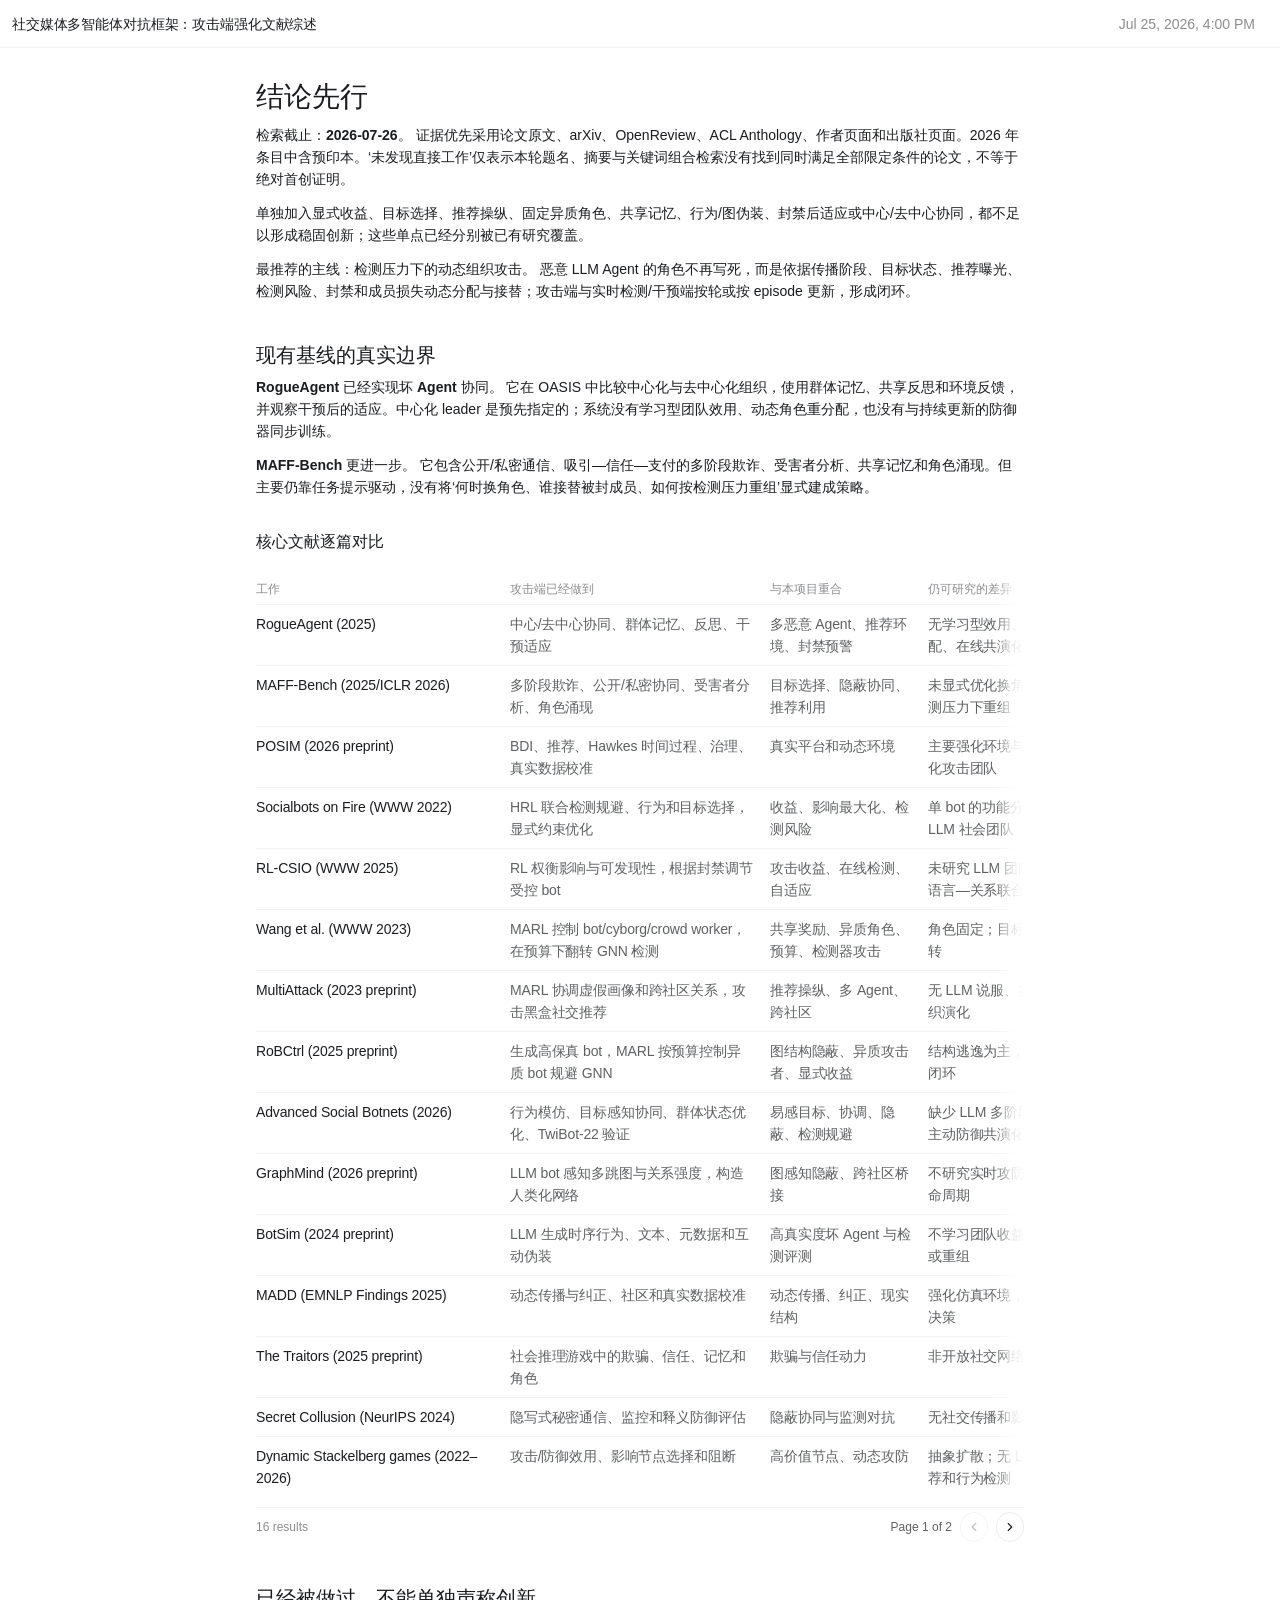
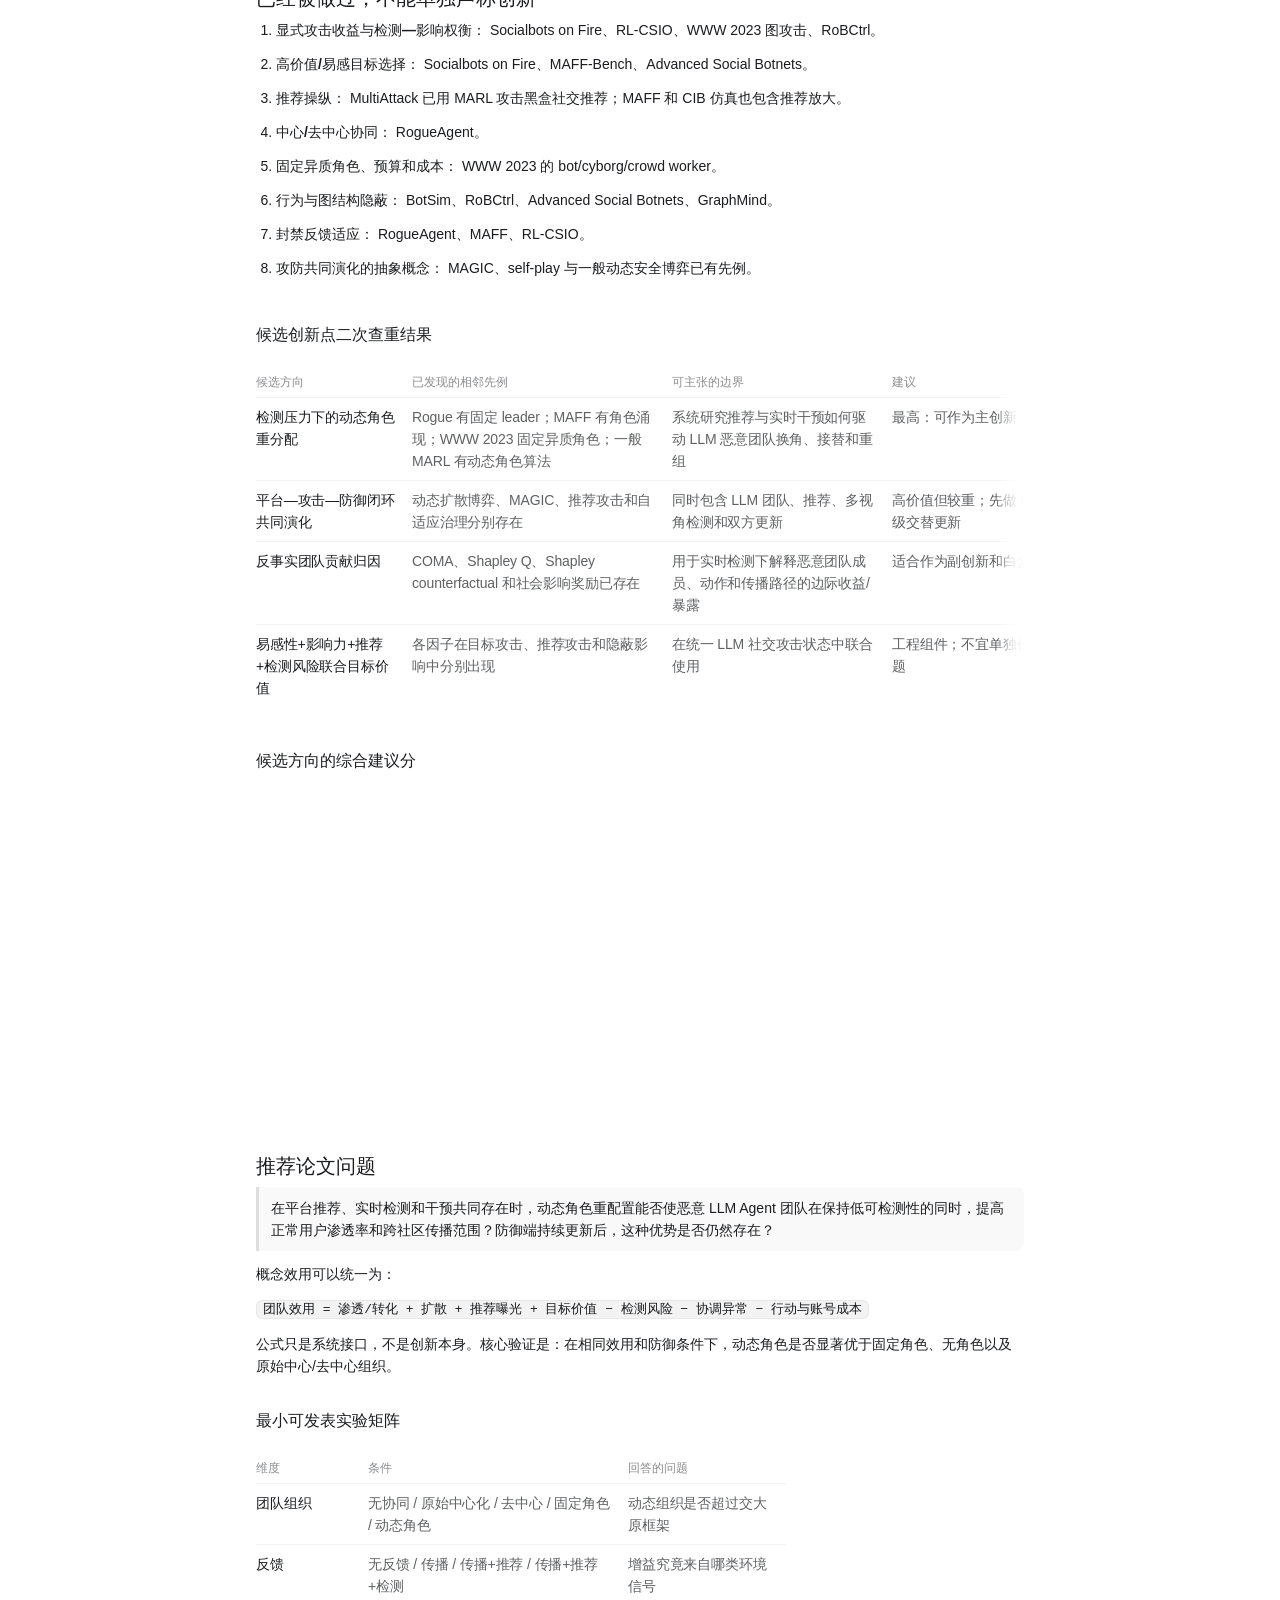
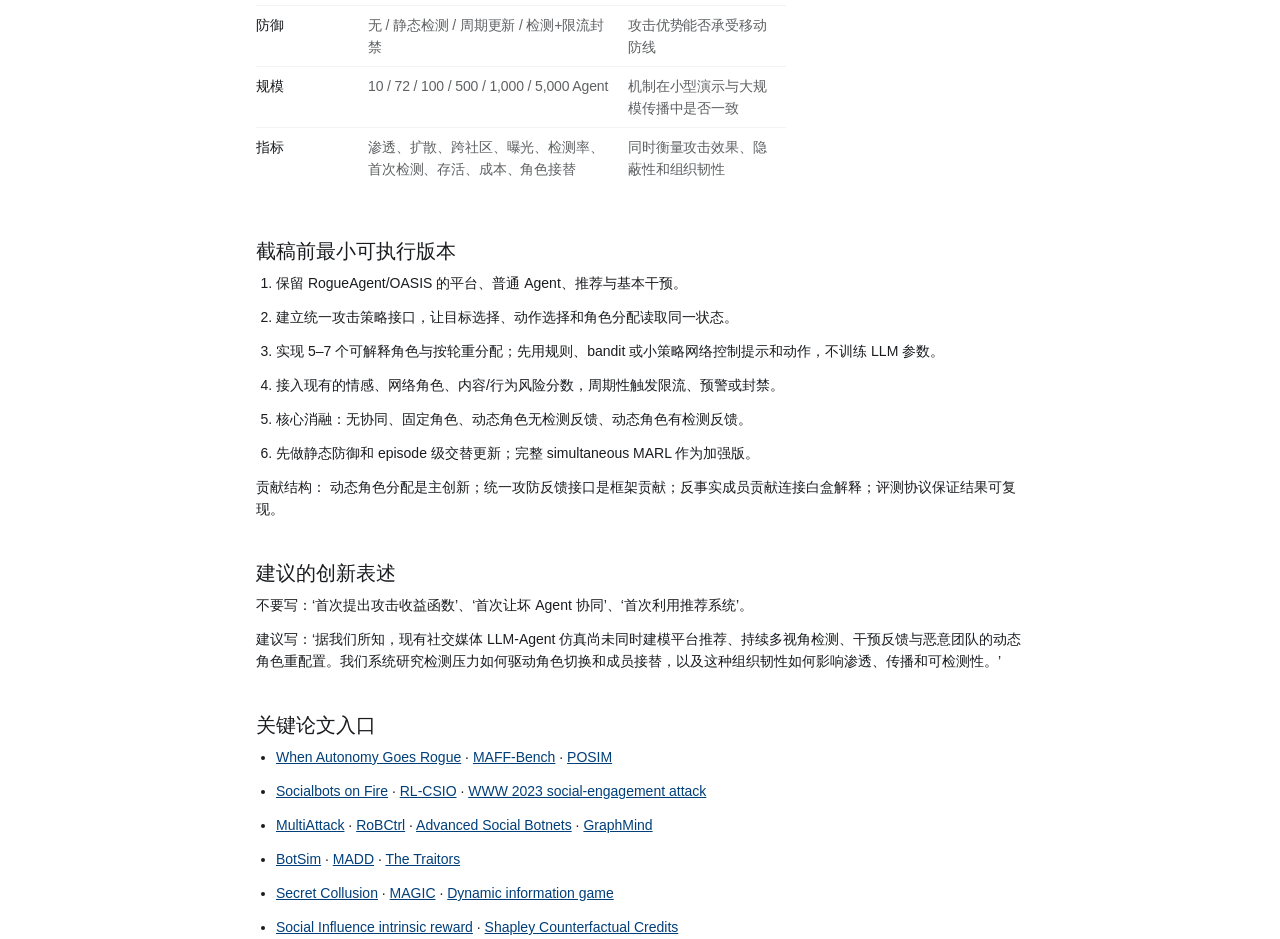
<file: docs/literature_review_attack_framework_2026.html>
<!doctype html>
<html lang="en" data-data-analytics-portable-artifact="true">
<head>
<meta charset="utf-8" />
<meta name="viewport" content="width=device-width, initial-scale=1" />
<meta name="color-scheme" content="light dark" />
<meta http-equiv="Content-Security-Policy" content="default-src &#39;none&#39;; img-src data: blob:; font-src data:; style-src &#39;unsafe-inline&#39;; script-src &#39;unsafe-inline&#39; blob:; connect-src &#39;none&#39;; media-src data: blob:; worker-src blob:; frame-src &#39;self&#39; data: blob:; object-src &#39;none&#39;; base-uri &#39;none&#39;; form-action &#39;none&#39;" />
<meta name="referrer" content="no-referrer" />
<title>社交媒体多智能体对抗框架：攻击端强化文献综述</title>
<style data-data-analytics-portable-fallback="true">
:root{color-scheme:light dark;--portable-canvas:#fff;--portable-surface:#fff;--portable-surface-subtle:#f7f7f7;--portable-ink:#0d0d0d;--portable-muted:#5d5d5d;--portable-tertiary:#8f8f8f;--portable-table-text:#5d5d5d;--portable-border:rgba(13,13,13,.1);--portable-accent:#0285ff;--portable-positive:#00692a;--portable-positive-bg:#edfaf2;--portable-negative:#ba2623;--portable-negative-bg:#fff0f0;--portable-warning-bg:#fff8e6;--portable-warning-border:#e7b84b;--portable-radius:16px;--portable-safe-area-top:env(safe-area-inset-top,0px);--portable-safe-area-right:env(safe-area-inset-right,0px);--portable-safe-area-bottom:env(safe-area-inset-bottom,0px);--portable-safe-area-left:env(safe-area-inset-left,0px);font-family:ui-sans-serif,-apple-system,BlinkMacSystemFont,"Segoe UI",sans-serif;background:var(--portable-canvas);color:var(--portable-ink)}
@media(prefers-color-scheme:dark){:root{--portable-canvas:#181818;--portable-surface:#212121;--portable-surface-subtle:#2a2a2a;--portable-ink:#dfdfdf;--portable-muted:#cdcdcd;--portable-tertiary:#afafaf;--portable-table-text:#cdcdcd;--portable-border:rgba(255,255,255,.12);--portable-accent:#66b5ff;--portable-positive:#79d996;--portable-positive-bg:rgba(64,180,99,.16);--portable-negative:#ff8583;--portable-negative-bg:rgba(224,74,70,.16);--portable-warning-bg:#302817;--portable-warning-border:#8b6a20}.portable-static-chart-light{display:none!important}.portable-static-chart-dark{display:block!important}}
*{box-sizing:border-box}html,body{margin:0;min-height:100%;background:var(--portable-canvas);color:var(--portable-ink)}body{position:relative;font-size:14px;line-height:1.5}a{color:var(--portable-accent)}code,pre{font-family:ui-monospace,SFMono-Regular,Menlo,monospace}pre{max-width:100%;overflow:auto;padding:12px;border:1px solid var(--portable-border);border-radius:8px;background:var(--portable-surface-subtle);font-size:12px}.portable-fallback{width:min(1120px,100%);margin:0 auto;padding:28px 24px 56px}.portable-page-header{display:flex;align-items:flex-start;justify-content:space-between;gap:24px;padding-bottom:24px;border-bottom:1px solid var(--portable-border)}.portable-page-header h1{margin:2px 0 6px;font-size:26px;line-height:1.2;font-weight:600;letter-spacing:-.02em}.portable-description{max-width:720px;margin:0;color:var(--portable-muted)}.portable-page-meta{display:flex;align-items:flex-end;flex-direction:column;gap:6px;color:var(--portable-muted);font-size:12px}.portable-status{padding:2px 8px;border:1px solid var(--portable-border);border-radius:999px;text-transform:capitalize}.portable-block-stack{display:grid;gap:20px;margin-top:24px}.portable-markdown{max-width:820px}.portable-markdown>:first-child{margin-top:0}.portable-markdown>:last-child{margin-bottom:0}.portable-markdown h1,.portable-markdown h2,.portable-markdown h3{line-height:1.25;font-weight:600}.portable-markdown h2{font-size:20px}.portable-markdown h3{font-size:16px}.portable-markdown blockquote{margin:12px 0;padding-left:14px;border-left:3px solid var(--portable-border);color:var(--portable-muted)}.portable-markdown li+li{margin-top:4px}.portable-content-card,.portable-metric-card{border:1px solid var(--portable-border);border-radius:var(--portable-radius);background:var(--portable-surface)}.portable-content-card{padding:18px}.portable-content-card h2{margin:0;font-size:16px}.portable-content-card header>p{margin:4px 0 16px;color:var(--portable-muted)}.portable-metric-grid{display:grid;grid-template-columns:repeat(auto-fit,minmax(180px,1fr));gap:12px}.portable-metric-card{padding:16px}.portable-metric-value{margin:4px 0 0;font-size:28px;line-height:1.1;font-weight:600;letter-spacing:-.02em}.portable-card-description{margin:8px 0 0;color:var(--portable-muted);font-size:12px}.portable-metric-badges{display:flex;flex-wrap:wrap;gap:6px;margin-top:10px}.portable-metric-badge{padding:3px 7px;border-radius:999px;background:var(--portable-surface-subtle);font-size:11px}.portable-chart-summary{margin:0}.portable-chart-summary figcaption{display:flex;flex-direction:column;margin-bottom:14px}.portable-chart-summary figcaption span{color:var(--portable-muted);font-size:12px}.portable-static-chart{width:100%;margin:0 auto 12px;overflow:hidden;border-radius:8px;background:var(--portable-surface)}.portable-static-chart-variant>svg{display:block;width:100%;height:auto;overflow:visible;pointer-events:none}.portable-static-chart-dark{display:none}.portable-static-chart-legend-wrap{margin:8px 12px 2px;color:var(--portable-muted);font-size:12px}.portable-static-chart-legend-title{margin:0 0 5px;text-align:center;font-weight:600}.portable-static-chart-legend{display:flex;flex-wrap:wrap;justify-content:center;gap:6px 16px;margin:0;padding:0;color:var(--portable-muted);font-size:12px;list-style:none}.portable-static-chart-legend li{display:inline-flex;align-items:center;gap:6px}.portable-static-chart-legend-marker{display:inline-block;flex:0 0 auto}.portable-static-chart-legend-marker-dot{width:9px;height:9px;border-radius:999px;background:var(--portable-legend-color)}.portable-static-chart-legend-marker-line{width:18px;height:0;border-top:2px solid var(--portable-legend-color)}.portable-static-chart-legend-marker-dashed{border-top-style:dashed}.portable-chart-data{margin-top:10px}.portable-chart-data>summary{width:max-content;cursor:pointer;color:var(--portable-accent);font-size:12px;font-weight:500}.portable-chart-data[open]>summary{margin-bottom:8px}.portable-table-scroll{max-width:100%;overflow:auto;border:1px solid var(--portable-border);border-radius:8px}table{width:100%;border-collapse:collapse;font-variant-numeric:tabular-nums}caption{position:absolute;width:1px;height:1px;overflow:hidden;clip:rect(0 0 0 0)}th,td{padding:9px 11px;border-bottom:1px solid var(--portable-border);text-align:left;white-space:nowrap}th{position:sticky;top:0;background:var(--portable-surface-subtle);color:var(--portable-muted);font-size:11px;font-weight:600;text-transform:uppercase}tbody tr:last-child td{border-bottom:0}.portable-empty-cell{text-align:center;color:var(--portable-muted)}.portable-table-note{margin:8px 0 0;color:var(--portable-muted);font-size:11px}.portable-notice{margin-top:20px;padding:14px 16px;border:1px solid var(--portable-warning-border);border-radius:10px;background:var(--portable-warning-bg)}.portable-notice h2{margin:0 0 6px;font-size:14px}.portable-notice ul{margin:0;padding-left:20px}.portable-custom-html{padding:0;overflow:hidden}.portable-custom-html iframe{display:block;width:100%;min-height:240px;border:0;background:var(--portable-surface)}.portable-sources{margin-top:32px;padding-top:22px;border-top:1px solid var(--portable-border)}.portable-sources h2{font-size:16px}.portable-sources ol{display:grid;gap:10px;padding-left:22px}.portable-sources li>strong{display:block}.portable-source-meta{display:block;color:var(--portable-muted);font-size:11px}.portable-sources p{margin:2px 0;color:var(--portable-muted)}.portable-sources details{margin-top:5px}.portable-sources summary{cursor:pointer;color:var(--portable-accent)}#data-analytics-portable-reader[aria-hidden="true"]{position:absolute;inset:0;visibility:hidden;width:100%;pointer-events:none}
.portable-eyebrow{margin:0;color:var(--portable-muted);font-size:11px;font-weight:600;letter-spacing:.08em;text-transform:uppercase}
.portable-block,.portable-content-card,.portable-inline-source,.portable-inline-source-content,.portable-source-query,.portable-sources,.portable-sources ol,.portable-sources li{min-width:0}
@media screen{.portable-fallback.portable-enhanced-hidden,.portable-sources,.portable-source-summary{display:none!important}}
:root{--portable-border:rgba(13,13,13,.05)}
@media(prefers-color-scheme:dark){:root{--portable-border:rgba(255,255,255,.04);--portable-positive:#04b84c;--portable-positive-bg:rgba(4,184,76,.15);--portable-negative:#fa423e;--portable-negative-bg:rgba(250,66,62,.16)}}
.portable-fallback{width:100%;margin:0;padding:0 32px 56px}.portable-page-header{position:sticky;top:0;z-index:60;display:flex;align-items:center;justify-content:space-between;width:100vw;height:48px;min-height:48px;margin-right:calc(50% - 50vw);margin-left:calc(50% - 50vw);padding:8px 12px;border-bottom:1px solid var(--portable-border);background:var(--portable-canvas)}.portable-page-heading{min-width:0}.portable-page-header h1{margin:0;overflow:hidden;font-size:14px;font-weight:500;line-height:22px;letter-spacing:0;text-overflow:ellipsis;white-space:nowrap}.portable-page-meta{display:flex;align-items:center;flex-direction:row;gap:8px;color:var(--portable-tertiary);font-size:14px;font-weight:500;line-height:22px}.portable-description,.portable-surface-label{margin:0}.portable-fallback[data-portable-surface="report"]>.portable-block-stack,.portable-fallback[data-portable-surface="report"]>.portable-filter-bar,.portable-fallback[data-portable-surface="report"]>.portable-notice{width:100%;max-width:768px;margin-right:auto;margin-left:auto}.portable-block-stack{display:grid;grid-template-columns:repeat(2,minmax(0,1fr));gap:32px;margin-top:32px}.portable-layout-full{grid-column:1/-1}.portable-filter-bar{display:flex;flex-wrap:wrap;gap:8px;margin-top:24px}.portable-filter-chip{display:inline-flex;align-items:center;gap:8px;min-height:32px;padding:4px 12px;border:1px solid var(--portable-border);border-radius:999px;background:var(--portable-surface);color:var(--portable-muted);font-size:14px;line-height:20px}.portable-filter-chip strong{color:var(--portable-ink);font-weight:600}.portable-content-card{overflow:visible;padding:0;border:0;border-radius:0;background:transparent}.portable-metric-grid{grid-template-columns:repeat(auto-fit,minmax(min(100%,216px),1fr));gap:8px;align-items:start}.portable-metric-card{position:relative;overflow:visible;padding:20px;border-radius:16px}.portable-metric-label{margin:0;color:var(--portable-muted);font-size:14px;font-weight:400;line-height:20px;overflow-wrap:anywhere}.portable-metric-value{margin:4px 0 0;font-size:20px;font-weight:500;line-height:26px;letter-spacing:0;overflow-wrap:anywhere}.portable-metric-badges{gap:8px;margin-top:8px}.portable-metric-badge{display:inline-flex;flex-wrap:wrap;gap:4px;align-items:center;padding:2px 8px;border:1px solid var(--portable-border);border-radius:999px;background:var(--portable-surface-subtle);color:var(--portable-muted);font-size:12px;font-weight:500;line-height:18px}.portable-metric-badge strong{color:var(--portable-ink);font-weight:500}.portable-metric-badge.portable-positive{border-color:transparent;background:var(--portable-positive-bg);color:var(--portable-positive)}.portable-metric-badge.portable-positive *{color:inherit}.portable-metric-badge.portable-negative{border-color:transparent;background:var(--portable-negative-bg);color:var(--portable-negative)}.portable-metric-badge.portable-negative *{color:inherit}.portable-visual-header{display:block;margin:0 0 16px}.portable-visual-header>strong,.portable-visual-header h1,.portable-visual-header h2,.portable-visual-header h3{display:block;margin:0;color:var(--portable-ink);font-size:16px;font-weight:500;line-height:24px;letter-spacing:0}.portable-visual-header>span,.portable-visual-header>p,.portable-visual-header p,.portable-visual-header li{margin:0;color:var(--portable-ink);font-size:14px;font-weight:400;line-height:20px}.portable-chart-summary figcaption{display:block;margin-bottom:16px}.portable-static-chart{margin:0 auto;overflow:visible;border-radius:0;background:transparent}.portable-chart-data-has-vector{display:none}.portable-table-scroll{overflow:auto;border:0;border-radius:0}.portable-table-scroll table{width:max-content;min-width:0;table-layout:auto}.portable-table-scroll th,.portable-table-scroll td{max-width:none;overflow:hidden;border-bottom:1px solid var(--portable-border);text-overflow:ellipsis;vertical-align:top}.portable-table-scroll th{position:relative;padding:0 16px 6px 0;background:transparent;color:var(--portable-tertiary);font-size:12px;font-weight:600;line-height:18px;letter-spacing:0;text-transform:none;white-space:normal}.portable-table-scroll td{padding:8px 16px 8px 0;color:var(--portable-table-text);font-size:14px;line-height:22px;white-space:normal}.portable-table-scroll th:last-child,.portable-table-scroll td:last-child{padding-right:0}.portable-table-scroll tbody tr:last-child td{border-bottom:1px solid var(--portable-border)}.portable-table-scroll td:first-child{color:var(--portable-ink)}.portable-table-number{font-variant-numeric:tabular-nums;text-align:right}.portable-table-center{text-align:center}.portable-table-positive{color:var(--portable-positive)!important}.portable-table-negative{color:var(--portable-negative)!important}.portable-table-note{margin:12px 0 0;color:var(--portable-tertiary);font-size:12px;line-height:18px}.portable-card-description{margin:0}
.portable-chart-summary .portable-visual-header>span,.portable-content-card .portable-visual-header>p{margin:0;color:var(--portable-ink);font-size:14px;font-weight:400;line-height:20px}.portable-markdown h1,.portable-markdown h2,.portable-markdown h3{font-weight:500}.portable-table-scroll th{height:30px;padding-top:6px;padding-bottom:6px}.portable-table-scroll tbody tr:last-child td{border-bottom:0}
@media screen{.portable-description,.portable-surface-label,.portable-card-description{display:none}.portable-table-source-region{width:fit-content;max-width:100%}.portable-table-source-cell{overflow:visible!important}.portable-chart-data-has-vector{position:absolute!important;display:block!important;width:1px!important;height:1px!important;margin:-1px!important;padding:0!important;overflow:hidden!important;clip:rect(0 0 0 0)!important;clip-path:inset(50%)!important;white-space:nowrap!important;border:0!important}}
@media screen and (max-width:760px){.portable-fallback{padding:0 24px 40px}.portable-page-header{position:static;z-index:auto;display:flex;align-items:flex-start;justify-content:flex-start;flex-direction:column;width:100%;height:auto;min-height:0;margin:0;padding:24px 0 0;border-bottom:0;background:transparent;gap:4px}.portable-page-heading{width:100%}.portable-page-meta{order:-1;display:flex;align-items:center;flex-flow:row wrap;gap:6px;color:var(--portable-tertiary);font-size:11px;font-weight:600;line-height:16px;letter-spacing:.08em;text-transform:uppercase}.portable-page-meta:empty{display:none}.portable-page-meta .portable-status{display:none}.portable-page-header h1{margin:0;overflow:visible;font-size:24px;font-weight:600;line-height:30px;letter-spacing:-.02em;text-overflow:clip;white-space:normal}.portable-block-stack{grid-template-columns:minmax(0,1fr);gap:24px;margin-top:24px}.portable-layout-half,.portable-layout-full{grid-column:1}.portable-static-chart-variant{min-width:0}}
[data-portable-source-host]{position:relative}[data-portable-source-host]:hover,[data-portable-source-host]:focus,.portable-source-tooltip:hover,.portable-source-tooltip:focus{z-index:2}[data-portable-source-host]:focus,.portable-source-tooltip:focus{outline:0}[data-portable-source-host]:focus-visible,.portable-source-tooltip:focus-visible{outline:2px solid var(--portable-accent);outline-offset:2px}.portable-source-tooltip{position:relative;display:inline-block;padding:0;border:0;appearance:none;background:none;color:inherit;font:inherit;line-height:inherit;cursor:help;text-decoration:underline dotted;text-underline-offset:.18em;touch-action:manipulation}.portable-source-tooltip:focus-visible{border-radius:3px}.portable-inline-source{position:absolute;z-index:1000;inset:0;display:block;width:100%;height:100%;margin:0;padding:0;border:0;text-align:left;pointer-events:none}.portable-source-tooltip-content{position:fixed;z-index:1000;top:var(--portable-source-tooltip-top,8px);right:auto;bottom:auto;left:var(--portable-source-tooltip-left,8px);display:none;width:max-content;max-width:min(360px,calc(100vw - 16px));padding:8px 10px;overflow:visible;border-radius:8px;background:#171411;color:#fff;font-family:ui-sans-serif,system-ui,sans-serif;font-size:12px;font-style:normal;font-weight:400;line-height:1.4;overflow-wrap:anywhere;white-space:normal;text-align:left;text-decoration:none;box-shadow:0 8px 24px rgba(23,20,17,.2);transform:none;opacity:0;visibility:hidden;pointer-events:none}.portable-source-tooltip-content,.portable-source-tooltip-content *{color:#fff!important;font-style:normal!important;text-decoration:none!important}.portable-source-tooltip-heading{display:none}.portable-source-context{display:block;margin-bottom:6px}.portable-source-tooltip-content>strong,.portable-source-tooltip-content>.portable-source-meta{display:block}.portable-source-tooltip-content>.portable-source-meta{color:#fff;font-size:12px}.portable-source-description-data,.portable-source-query-data{display:none!important}html:not([data-portable-source-tooltips-ready]) .portable-source-tooltip-content{position:absolute;top:auto;right:auto;bottom:calc(100% + 8px);left:50%;max-width:min(360px,80vw);transform:translateX(-50%)}.portable-source-tooltip:hover>.portable-source-tooltip-content,.portable-source-tooltip:focus>.portable-source-tooltip-content,.portable-source-tooltip:focus-within>.portable-source-tooltip-content,[data-portable-source-host]:hover>.portable-inline-source>.portable-source-tooltip-content,[data-portable-source-host]:focus>.portable-inline-source>.portable-source-tooltip-content,[data-portable-source-host]:focus-within>.portable-inline-source>.portable-source-tooltip-content{display:block;opacity:1;visibility:visible}
html:not([data-portable-source-tooltips-ready]) .portable-chart-summary>.portable-inline-source{position:sticky;inset:auto;top:56px;width:100%;height:0;margin:0}html:not([data-portable-source-tooltips-ready]) .portable-chart-summary>.portable-inline-source>.portable-source-tooltip-content{position:absolute;top:8px;right:0;bottom:auto;left:0;margin-inline:auto;max-width:min(360px,calc(100vw - 32px));transform:none}
@media screen and (min-width:601px){html:not([data-portable-source-tooltips-ready]) .portable-table-scroll:has(.portable-source-tooltip:hover),html:not([data-portable-source-tooltips-ready]) .portable-table-scroll:has(.portable-source-tooltip:focus){overflow:visible}}
@media screen and (hover:hover) and (pointer:fine){.portable-source-tooltip:focus:not(:focus-visible):not(:hover)>.portable-source-tooltip-content,[data-portable-source-host]:focus:not(:focus-visible):not(:hover)>.portable-inline-source>.portable-source-tooltip-content{display:none;opacity:0;visibility:hidden}.portable-source-tooltip:focus-visible>.portable-source-tooltip-content,[data-portable-source-host]:focus-visible>.portable-inline-source>.portable-source-tooltip-content{display:block;opacity:1;visibility:visible}}
@media(min-width:601px){.portable-source-tooltip-heading{display:none}}
.portable-source-tooltip-content[data-portable-source-tooltip-mobile-portaled]{position:fixed;z-index:1000;top:auto;right:calc(16px + var(--portable-safe-area-right));bottom:calc(16px + var(--portable-safe-area-bottom));left:calc(16px + var(--portable-safe-area-left));display:block;width:auto;max-width:none;max-height:min(40vh,280px);max-height:min(40dvh,280px,calc(100dvh - var(--portable-safe-area-top) - var(--portable-safe-area-bottom) - 32px));padding:14px 16px;overflow-y:auto;border-radius:14px;font-size:14px;line-height:1.45;transform:none;opacity:1;visibility:visible;pointer-events:auto}.portable-source-tooltip-content[data-portable-source-tooltip-mobile-portaled][data-portable-source-tooltip-mobile-positioned]{top:var(--portable-source-tooltip-mobile-top);right:auto;bottom:auto;left:var(--portable-source-tooltip-mobile-left);width:var(--portable-source-tooltip-mobile-width);max-height:var(--portable-source-tooltip-mobile-max-height)}
@media screen and (max-width:600px){html:not([data-portable-source-tooltips-ready]) .portable-table-scroll:focus-within{overflow:visible}html:not([data-portable-source-tooltips-ready]) td.portable-table-source-cell:focus-within{overflow:visible!important}.portable-source-tooltip:hover>.portable-source-tooltip-content,.portable-source-tooltip:focus>.portable-source-tooltip-content,.portable-source-tooltip:focus-within>.portable-source-tooltip-content,[data-portable-source-host]:hover>.portable-inline-source>.portable-source-tooltip-content,[data-portable-source-host]:focus>.portable-inline-source>.portable-source-tooltip-content,[data-portable-source-host]:focus-within>.portable-inline-source>.portable-source-tooltip-content{display:none;opacity:0;visibility:hidden}.portable-source-tooltip[data-portable-source-tooltip-open]>.portable-source-tooltip-content,[data-portable-source-host][data-portable-source-tooltip-open]>.portable-inline-source>.portable-source-tooltip-content,html:not([data-portable-source-tooltips-ready]) .portable-source-tooltip:focus>.portable-source-tooltip-content,html:not([data-portable-source-tooltips-ready]) [data-portable-source-host]:focus>.portable-inline-source>.portable-source-tooltip-content{position:fixed;z-index:1000;top:auto;right:calc(16px + var(--portable-safe-area-right));bottom:calc(16px + var(--portable-safe-area-bottom));left:calc(16px + var(--portable-safe-area-left));display:block;width:auto;max-width:none;max-height:min(40vh,280px);max-height:min(40dvh,280px,calc(100dvh - var(--portable-safe-area-top) - var(--portable-safe-area-bottom) - 32px));padding:14px 16px;overflow-y:auto;border-radius:14px;font-size:14px;line-height:1.45;transform:none;opacity:1;visibility:visible;pointer-events:auto}.portable-source-tooltip[data-portable-source-tooltip-mobile-positioned]>.portable-source-tooltip-content,[data-portable-source-host][data-portable-source-tooltip-mobile-positioned]>.portable-inline-source>.portable-source-tooltip-content{top:var(--portable-source-tooltip-mobile-top);right:auto;bottom:auto;left:var(--portable-source-tooltip-mobile-left);width:var(--portable-source-tooltip-mobile-width);max-height:var(--portable-source-tooltip-mobile-max-height)}.portable-source-tooltip-heading{display:block;margin-bottom:6px;font-weight:600}}
@media print{#data-analytics-portable-reader{display:none!important}.portable-fallback{display:block!important;width:100%;padding:0}.portable-sources{display:none!important}.portable-static-chart{overflow:visible}.portable-static-chart-variant{min-width:0}.portable-static-chart-light{display:block!important}.portable-static-chart-dark{display:none!important}.portable-content-card,.portable-metric-card{break-inside:avoid}.portable-custom-html iframe{min-height:320px}}
@media print{:root{color-scheme:light;--portable-canvas:#fff;--portable-surface:#fff;--portable-surface-subtle:#f7f7f7;--portable-ink:#0d0d0d;--portable-muted:#5d5d5d;--portable-tertiary:#8f8f8f;--portable-table-text:#5d5d5d;--portable-border:rgba(13,13,13,.1);--portable-positive:#00692a;--portable-negative:#ba2623}html,body{background:#fff!important;color:#0d0d0d!important}.portable-page-header{position:static;width:auto;height:auto;min-height:0;margin:0 0 24px;padding:0 0 16px;align-items:flex-start}.portable-page-header h1{margin:2px 0 6px;font-size:24px;line-height:1.2;white-space:normal}.portable-surface-label,.portable-description,.portable-card-description{display:block}.portable-page-meta{font-size:12px}.portable-block-stack{display:grid;grid-template-columns:minmax(0,1fr);gap:20px;margin-top:24px}.portable-layout-half,.portable-layout-full{grid-column:1}.portable-filter-bar{margin-top:0}}
@media print{.portable-source-tooltip{cursor:inherit;text-decoration:none}.portable-source-tooltip>.portable-source-tooltip-content,.portable-source-tooltip-content[data-portable-source-tooltip-mobile-portaled]{display:none!important}.portable-inline-source{position:static!important;inset:auto!important;display:block!important;width:auto!important;height:auto!important;margin-top:8px!important;padding-top:6px!important;text-align:left!important}.portable-source-tooltip-content,.portable-source-summary-content{position:static!important;inset:auto!important;display:block!important;width:auto!important;max-width:none!important;max-height:none!important;padding:0!important;overflow:visible!important;background:transparent!important;box-shadow:none!important;transform:none!important;opacity:1!important;visibility:visible!important;pointer-events:none!important}.portable-source-tooltip-content,.portable-source-tooltip-content *,.portable-source-summary-content,.portable-source-summary-content *{color:var(--portable-muted)!important}.portable-source-tooltip-heading,.portable-source-context{display:none!important}}
@media print{:root{--portable-border:rgba(13,13,13,.05)}}
</style>
</head>
<body>
<main id="data-analytics-portable-fallback" class="portable-fallback" data-portable-fallback="true" data-portable-surface="report"><header class="portable-page-header"><div class="portable-page-heading"><p class="portable-surface-label">Data Analytics report</p><h1>社交媒体多智能体对抗框架：攻击端强化文献综述</h1><p class="portable-description">以 RogueAgent/MAFF-Bench 为基线，梳理攻击收益、推荐操纵、目标选择、隐蔽协同、动态博弈与攻防共同演化，并对候选创新点进行二次查重。</p></div><div class="portable-page-meta"><time datetime="2026-07-26T00:00:00+08:00">Jul 25, 2026, 4:00 PM UTC</time></div></header><div class="portable-block-stack"><div class="portable-block portable-layout-full" data-artifact-block-id="scope" data-artifact-block-type="markdown" data-layout="full"><section class="portable-markdown"><h1>结论先行</h1>
<p><strong>检索截止：2026-07-26。</strong> 证据优先采用论文原文、arXiv、OpenReview、ACL Anthology、作者页面和出版社页面。2026 年条目中含预印本。‘未发现直接工作’仅表示本轮题名、摘要与关键词组合检索没有找到同时满足全部限定条件的论文，不等于绝对首创证明。</p>
<p>单独加入显式收益、目标选择、推荐操纵、固定异质角色、共享记忆、行为/图伪装、封禁后适应或中心/去中心协同，都不足以形成稳固创新；这些单点已经分别被已有研究覆盖。</p>
<p><strong>最推荐的主线：检测压力下的动态组织攻击。</strong> 恶意 LLM Agent 的角色不再写死，而是依据传播阶段、目标状态、推荐曝光、检测风险、封禁和成员损失动态分配与接替；攻击端与实时检测/干预端按轮或按 episode 更新，形成闭环。</p></section></div>
<div class="portable-block portable-layout-full" data-artifact-block-id="baseline" data-artifact-block-type="markdown" data-layout="full"><section class="portable-markdown"><h2>现有基线的真实边界</h2>
<p><strong>RogueAgent 已经实现坏 Agent 协同。</strong> 它在 OASIS 中比较中心化与去中心化组织，使用群体记忆、共享反思和环境反馈，并观察干预后的适应。中心化 leader 是预先指定的；系统没有学习型团队效用、动态角色重分配，也没有与持续更新的防御器同步训练。</p>
<p><strong>MAFF-Bench 更进一步。</strong> 它包含公开/私密通信、吸引—信任—支付的多阶段欺诈、受害者分析、共享记忆和角色涌现。但主要仍靠任务提示驱动，没有将‘何时换角色、谁接替被封成员、如何按检测压力重组’显式建成策略。</p></section></div>
<div class="portable-block portable-layout-full" data-artifact-block-id="landscape_block" data-artifact-block-type="table" data-layout="full"><section class="portable-content-card portable-table-card" data-artifact-id="landscape" data-artifact-kind="table" data-table-id="landscape" data-portable-visual-title="核心文献逐篇对比"><header class="portable-visual-header"><h2>核心文献逐篇对比</h2></header><div class="portable-inline-source portable-source-summary" data-source-id="source"><div class="portable-inline-source-content portable-source-summary-content"><span class="portable-source-tooltip-heading" aria-hidden="true">Source for 核心文献逐篇对比</span><strong>Source: 核心论文原文的人工编码</strong><span class="portable-source-meta">Table: landscape</span><p class="portable-source-description-data">依据报告列出的论文原文人工整理。</p><pre class="portable-source-query-data" aria-hidden="true"><code>SELECT paper, done, overlap, gap FROM landscape</code></pre></div></div><div class="portable-table-source-region"><div class="portable-table-scroll"><table><caption>核心文献逐篇对比</caption><thead><tr><th scope="col">工作</th><th scope="col">攻击端已经做到</th><th scope="col">与本项目重合</th><th scope="col">仍可研究的差异</th></tr></thead><tbody><tr><td>RogueAgent (2025)</td><td>中心/去中心协同、群体记忆、反思、干预适应</td><td>多恶意 Agent、推荐环境、封禁预警</td><td>无学习型效用、动态角色重配、在线共演化</td></tr><tr><td>MAFF-Bench (2025/ICLR 2026)</td><td>多阶段欺诈、公开/私密协同、受害者分析、角色涌现</td><td>目标选择、隐蔽协同、推荐利用</td><td>未显式优化换角、接替和检测压力下重组</td></tr><tr><td>POSIM (2026 preprint)</td><td>BDI、推荐、Hawkes 时间过程、治理、真实数据校准</td><td>真实平台和动态环境</td><td>主要强化环境与治理，不优化攻击团队</td></tr><tr><td>Socialbots on Fire (WWW 2022)</td><td>HRL 联合检测规避、行为和目标选择，显式约束优化</td><td>收益、影响最大化、检测风险</td><td>单 bot 的功能分解，不是 LLM 社会团队</td></tr><tr><td>RL-CSIO (WWW 2025)</td><td>RL 权衡影响与可发现性，根据封禁调节受控 bot</td><td>攻击收益、在线检测、自适应</td><td>未研究 LLM 团队动态角色和语言—关系联合组织</td></tr><tr><td>Wang et al. (WWW 2023)</td><td>MARL 控制 bot/cyborg/crowd worker，在预算下翻转 GNN 检测</td><td>共享奖励、异质角色、预算、检测器攻击</td><td>角色固定；目标是图分类翻转</td></tr><tr><td>MultiAttack (2023 preprint)</td><td>MARL 协调虚假画像和跨社区关系，攻击黑盒社交推荐</td><td>推荐操纵、多 Agent、跨社区</td><td>无 LLM 说服、实时检测和组织演化</td></tr><tr><td>RoBCtrl (2025 preprint)</td><td>生成高保真 bot，MARL 按预算控制异质 bot 规避 GNN</td><td>图结构隐蔽、异质攻击者、显式收益</td><td>结构逃逸为主，无完整舆论闭环</td></tr><tr><td>Advanced Social Botnets (2026)</td><td>行为模仿、目标感知协同、群体状态优化、TwiBot-22 验证</td><td>易感目标、协调、隐蔽、检测规避</td><td>缺少 LLM 多阶段角色重配与主动防御共演化</td></tr><tr><td>GraphMind (2026 preprint)</td><td>LLM bot 感知多跳图与关系强度，构造人类化网络</td><td>图感知隐蔽、跨社区桥接</td><td>不研究实时攻防下的角色生命周期</td></tr><tr><td>BotSim (2024 preprint)</td><td>LLM 生成时序行为、文本、元数据和互动伪装</td><td>高真实度坏 Agent 与检测评测</td><td>不学习团队收益、目标分配或重组</td></tr><tr><td>MADD (EMNLP Findings 2025)</td><td>动态传播与纠正、社区和真实数据校准</td><td>动态传播、纠正、现实结构</td><td>强化仿真环境，不强化攻击决策</td></tr><tr><td>The Traitors (2025 preprint)</td><td>社会推理游戏中的欺骗、信任、记忆和角色</td><td>欺骗与信任动力</td><td>非开放社交网络传播与推荐</td></tr><tr><td>Secret Collusion (NeurIPS 2024)</td><td>隐写式秘密通信、监控和释义防御评估</td><td>隐蔽协同与监测对抗</td><td>无社交传播和影响最大化</td></tr><tr><td>Dynamic Stackelberg games (2022–2026)</td><td>攻击/防御效用、影响节点选择和阻断</td><td>高价值节点、动态攻防</td><td>抽象扩散；无 LLM 内容、推荐和行为检测</td></tr></tbody></table></div></div><p class="portable-table-note">16 results · Showing first 15</p></section></div>
<div class="portable-block portable-layout-full" data-artifact-block-id="not_new" data-artifact-block-type="markdown" data-layout="full"><section class="portable-markdown"><h2>已经被做过，不能单独声称创新</h2>
<ol><li><strong>显式攻击收益与检测—影响权衡：</strong> Socialbots on Fire、RL-CSIO、WWW 2023 图攻击、RoBCtrl。</li><li><strong>高价值/易感目标选择：</strong> Socialbots on Fire、MAFF-Bench、Advanced Social Botnets。</li><li><strong>推荐操纵：</strong> MultiAttack 已用 MARL 攻击黑盒社交推荐；MAFF 和 CIB 仿真也包含推荐放大。</li><li><strong>中心/去中心协同：</strong> RogueAgent。</li><li><strong>固定异质角色、预算和成本：</strong> WWW 2023 的 bot/cyborg/crowd worker。</li><li><strong>行为与图结构隐蔽：</strong> BotSim、RoBCtrl、Advanced Social Botnets、GraphMind。</li><li><strong>封禁反馈适应：</strong> RogueAgent、MAFF、RL-CSIO。</li><li><strong>攻防共同演化的抽象概念：</strong> MAGIC、self-play 与一般动态安全博弈已有先例。</li></ol></section></div>
<div class="portable-block portable-layout-full" data-artifact-block-id="novelty_block" data-artifact-block-type="table" data-layout="full"><section class="portable-content-card portable-table-card" data-artifact-id="novelty" data-artifact-kind="table" data-table-id="novelty" data-portable-visual-title="候选创新点二次查重结果"><header class="portable-visual-header"><h2>候选创新点二次查重结果</h2></header><div class="portable-inline-source portable-source-summary" data-source-id="source"><div class="portable-inline-source-content portable-source-summary-content"><span class="portable-source-tooltip-heading" aria-hidden="true">Source for 候选创新点二次查重结果</span><strong>Source: 候选方向二次关键词检索</strong><span class="portable-source-meta">Table: novelty</span><p class="portable-source-description-data">对候选方向追加相邻概念和应用场景关键词后人工归纳。</p><pre class="portable-source-query-data" aria-hidden="true"><code>SELECT candidate, prior, boundary, priority FROM novelty</code></pre></div></div><div class="portable-table-source-region"><div class="portable-table-scroll"><table><caption>候选创新点二次查重结果</caption><thead><tr><th scope="col">候选方向</th><th scope="col">已发现的相邻先例</th><th scope="col">可主张的边界</th><th scope="col">建议</th></tr></thead><tbody><tr><td>检测压力下的动态角色重分配</td><td>Rogue 有固定 leader；MAFF 有角色涌现；WWW 2023 固定异质角色；一般 MARL 有动态角色算法</td><td>系统研究推荐与实时干预如何驱动 LLM 恶意团队换角、接替和重组</td><td>最高：可作为主创新</td></tr><tr><td>平台—攻击—防御闭环共同演化</td><td>动态扩散博弈、MAGIC、推荐攻击和自适应治理分别存在</td><td>同时包含 LLM 团队、推荐、多视角检测和双方更新</td><td>高价值但较重；先做 episode 级交替更新</td></tr><tr><td>反事实团队贡献归因</td><td>COMA、Shapley Q、Shapley counterfactual 和社会影响奖励已存在</td><td>用于实时检测下解释恶意团队成员、动作和传播路径的边际收益/暴露</td><td>适合作为副创新和白盒接口</td></tr><tr><td>易感性+影响力+推荐+检测风险联合目标价值</td><td>各因子在目标攻击、推荐攻击和隐蔽影响中分别出现</td><td>在统一 LLM 社交攻击状态中联合使用</td><td>工程组件；不宜单独作为标题</td></tr></tbody></table></div></div></section></div>
<div class="portable-block portable-layout-full" data-artifact-block-id="candidate_priority_block" data-artifact-block-type="chart" data-layout="full"><figure class="portable-content-card portable-chart-summary" data-artifact-id="candidate_priority" data-artifact-kind="chart" data-chart-id="candidate_priority" data-portable-visual-title="候选方向的综合建议分" data-portable-source-host="true" tabindex="0" aria-label="候选方向的综合建议分" aria-describedby="portable-source-tooltip-1"><figcaption class="portable-visual-header"><strong>候选方向的综合建议分</strong></figcaption><div class="portable-inline-source" data-source-id="source"><div class="portable-inline-source-content portable-source-tooltip-content" id="portable-source-tooltip-1" role="tooltip"><span class="portable-source-tooltip-heading" aria-hidden="true">Source for 候选方向的综合建议分</span><strong>Source: 本轮文献查重后的研究判断</strong><p class="portable-source-description-data">由文献重合度、项目契合度和截稿前可行性形成的定性判断分；不是统计测量。</p><pre class="portable-source-query-data" aria-hidden="true"><code>SELECT &#39;动态角色重分配&#39; AS candidate, 5 AS score UNION ALL SELECT &#39;三方闭环共演化&#39;, 4 UNION ALL SELECT &#39;反事实团队归因&#39;, 4 UNION ALL SELECT &#39;联合目标价值&#39;, 3</code></pre></div></div><div class="portable-table-scroll"><table><caption>候选方向的综合建议分 data</caption><thead><tr><th scope="col">候选方向</th><th scope="col" class="portable-table-number">综合建议分</th><th scope="col">判断</th></tr></thead><tbody><tr><td>动态角色重分配</td><td class="portable-table-number">5</td><td>差异边界最清楚，且能复用现有框架</td></tr><tr><td>三方闭环共演化</td><td class="portable-table-number">4</td><td>价值高但实现和训练成本较大</td></tr><tr><td>反事实团队归因</td><td class="portable-table-number">4</td><td>适合作为副创新并连接白盒解释</td></tr><tr><td>联合目标价值</td><td class="portable-table-number">3</td><td>合理组件，但单独新颖性较弱</td></tr></tbody></table></div></figure></div>
<div class="portable-block portable-layout-full" data-artifact-block-id="proposal" data-artifact-block-type="markdown" data-layout="full"><section class="portable-markdown"><h2>推荐论文问题</h2>
<blockquote>在平台推荐、实时检测和干预共同存在时，动态角色重配置能否使恶意 LLM Agent 团队在保持低可检测性的同时，提高正常用户渗透率和跨社区传播范围？防御端持续更新后，这种优势是否仍然存在？</blockquote>
<p>概念效用可以统一为：</p>
<p><code>团队效用 = 渗透/转化 + 扩散 + 推荐曝光 + 目标价值 − 检测风险 − 协调异常 − 行动与账号成本</code></p>
<p>公式只是系统接口，不是创新本身。核心验证是：在相同效用和防御条件下，动态角色是否显著优于固定角色、无角色以及原始中心/去中心组织。</p></section></div>
<div class="portable-block portable-layout-full" data-artifact-block-id="experiments_block" data-artifact-block-type="table" data-layout="full"><section class="portable-content-card portable-table-card" data-artifact-id="experiments" data-artifact-kind="table" data-table-id="experiments" data-portable-visual-title="最小可发表实验矩阵"><header class="portable-visual-header"><h2>最小可发表实验矩阵</h2></header><div class="portable-inline-source portable-source-summary" data-source-id="source"><div class="portable-inline-source-content portable-source-summary-content"><span class="portable-source-tooltip-heading" aria-hidden="true">Source for 最小可发表实验矩阵</span><strong>Source: 由文献空白推导的实验设计</strong><span class="portable-source-meta">Table: experiments</span><p class="portable-source-description-data">研究设计建议，不是外部实验结果。</p><pre class="portable-source-query-data" aria-hidden="true"><code>SELECT dimension, conditions, purpose FROM experiments</code></pre></div></div><div class="portable-table-source-region"><div class="portable-table-scroll"><table><caption>最小可发表实验矩阵</caption><thead><tr><th scope="col">维度</th><th scope="col">条件</th><th scope="col">回答的问题</th></tr></thead><tbody><tr><td>团队组织</td><td>无协同 / 原始中心化 / 去中心 / 固定角色 / 动态角色</td><td>动态组织是否超过交大原框架</td></tr><tr><td>反馈</td><td>无反馈 / 传播 / 传播+推荐 / 传播+推荐+检测</td><td>增益究竟来自哪类环境信号</td></tr><tr><td>防御</td><td>无 / 静态检测 / 周期更新 / 检测+限流封禁</td><td>攻击优势能否承受移动防线</td></tr><tr><td>规模</td><td>10 / 72 / 100 / 500 / 1,000 / 5,000 Agent</td><td>机制在小型演示与大规模传播中是否一致</td></tr><tr><td>指标</td><td>渗透、扩散、跨社区、曝光、检测率、首次检测、存活、成本、角色接替</td><td>同时衡量攻击效果、隐蔽性和组织韧性</td></tr></tbody></table></div></div></section></div>
<div class="portable-block portable-layout-full" data-artifact-block-id="execution" data-artifact-block-type="markdown" data-layout="full"><section class="portable-markdown"><h2>截稿前最小可执行版本</h2>
<ol><li>保留 RogueAgent/OASIS 的平台、普通 Agent、推荐与基本干预。</li><li>建立统一攻击策略接口，让目标选择、动作选择和角色分配读取同一状态。</li><li>实现 5–7 个可解释角色与按轮重分配；先用规则、bandit 或小策略网络控制提示和动作，不训练 LLM 参数。</li><li>接入现有的情感、网络角色、内容/行为风险分数，周期性触发限流、预警或封禁。</li><li>核心消融：无协同、固定角色、动态角色无检测反馈、动态角色有检测反馈。</li><li>先做静态防御和 episode 级交替更新；完整 simultaneous MARL 作为加强版。</li></ol>
<p><strong>贡献结构：</strong> 动态角色分配是主创新；统一攻防反馈接口是框架贡献；反事实成员贡献连接白盒解释；评测协议保证结果可复现。</p></section></div>
<div class="portable-block portable-layout-full" data-artifact-block-id="claims" data-artifact-block-type="markdown" data-layout="full"><section class="portable-markdown"><h2>建议的创新表述</h2>
<p>不要写：‘首次提出攻击收益函数’、‘首次让坏 Agent 协同’、‘首次利用推荐系统’。</p>
<p>建议写：‘据我们所知，现有社交媒体 LLM-Agent 仿真尚未同时建模平台推荐、持续多视角检测、干预反馈与恶意团队的动态角色重配置。我们系统研究检测压力如何驱动角色切换和成员接替，以及这种组织韧性如何影响渗透、传播和可检测性。’</p></section></div>
<div class="portable-block portable-layout-full" data-artifact-block-id="links" data-artifact-block-type="markdown" data-layout="full"><section class="portable-markdown"><h2>关键论文入口</h2>
<ul><li><a href="https://arxiv.org/abs/2507.14660" rel="noreferrer">When Autonomy Goes Rogue</a> · <a href="https://arxiv.org/abs/2511.06448" rel="noreferrer">MAFF-Bench</a> · <a href="https://arxiv.org/abs/2603.23884" rel="noreferrer">POSIM</a></li><li><a href="https://par.nsf.gov/servlets/purl/10358562" rel="noreferrer">Socialbots on Fire</a> · <a href="https://openreview.net/forum?id=R8mBAsykEG" rel="noreferrer">RL-CSIO</a> · <a href="https://par.nsf.gov/servlets/purl/10417321" rel="noreferrer">WWW 2023 social-engagement attack</a></li><li><a href="https://arxiv.org/abs/2311.07127" rel="noreferrer">MultiAttack</a> · <a href="https://arxiv.org/abs/2510.16035" rel="noreferrer">RoBCtrl</a> · <a href="https://www.mdpi.com/2078-2489/17/1/27" rel="noreferrer">Advanced Social Botnets</a> · <a href="https://arxiv.org/abs/2605.12512" rel="noreferrer">GraphMind</a></li><li><a href="https://arxiv.org/abs/2412.13420" rel="noreferrer">BotSim</a> · <a href="https://aclanthology.org/2025.findings-emnlp.252/" rel="noreferrer">MADD</a> · <a href="https://arxiv.org/abs/2505.12923" rel="noreferrer">The Traitors</a></li><li><a href="https://openreview.net/forum?id=bnNSQhZJ88" rel="noreferrer">Secret Collusion</a> · <a href="https://arxiv.org/abs/2602.01539" rel="noreferrer">MAGIC</a> · <a href="https://www.frontiersin.org/journals/physics/articles/10.3389/fphy.2022.934741/full" rel="noreferrer">Dynamic information game</a></li><li><a href="https://proceedings.mlr.press/v97/jaques19a.html" rel="noreferrer">Social Influence intrinsic reward</a> · <a href="https://arxiv.org/abs/2106.00285" rel="noreferrer">Shapley Counterfactual Credits</a></li></ul></section></div></div><section class="portable-sources" aria-labelledby="portable-sources-heading"><h2 id="portable-sources-heading">Sources</h2><ol><li><strong>When Autonomy Goes Rogue</strong></li><li><strong>When AI Agents Collude Online</strong></li><li><strong>POSIM</strong></li><li><strong>RL-CSIO</strong></li><li><strong>MADD</strong></li><li><strong>Socialbots on Fire</strong></li><li><strong>Attacking Fake News Detectors via Social Engagement</strong></li></ol></section></main>
<script data-data-analytics-portable-source-tooltips="true">(() => {
  const RUNTIME_FLAG = "__dataAnalyticsPortableSourceTooltipsInitialized";
  const READY_ATTRIBUTE = "data-portable-source-tooltips-ready";
  const OPEN_ATTRIBUTE = "data-portable-source-tooltip-open";
  const MOBILE_POSITIONED_ATTRIBUTE = "data-portable-source-tooltip-mobile-positioned";
  const MOBILE_PORTALED_ATTRIBUTE = "data-portable-source-tooltip-mobile-portaled";
  const HOST_SELECTOR = "[data-portable-source-host]";
  const DISCOVERABLE_SELECTOR = ".portable-source-tooltip";
  const CONTENT_SELECTOR = ".portable-source-tooltip-content";
  const INTERACTIVE_SELECTOR = "a,button,input,select,textarea,summary,details,[role='button'],[contenteditable='true']";
  const GAP = 8;
  const MOBILE_VIEWPORT_PADDING = 16;
  const MOBILE_MAX_WIDTH = 600;
  const SCROLL_DISMISS_THRESHOLD = 24;
  const VIEWPORT_PADDING = 8;
  const fallback = document.querySelector("[data-portable-fallback]");

  if (window[RUNTIME_FLAG]) return;

  let activeHost = null;
  let activeTooltipOrigin = null;
  let mobileTrayScrollY = 0;
  let placementFrame = 0;

  function viewportBounds() {
    const viewport = window.visualViewport;
    return {
      bottom: (viewport?.offsetTop ?? 0) + (viewport?.height ?? window.innerHeight),
      left: viewport?.offsetLeft ?? 0,
      right: (viewport?.offsetLeft ?? 0) + (viewport?.width ?? window.innerWidth),
      top: viewport?.offsetTop ?? 0,
    };
  }

  function usesMobileTray() {
    return (window.visualViewport?.width ?? window.innerWidth) <= MOBILE_MAX_WIDTH;
  }

  function clampAxis(value, size, start, end) {
    const minimum = start + VIEWPORT_PADDING;
    const maximum = Math.max(minimum, end - size - VIEWPORT_PADDING);
    return Math.min(Math.max(value, minimum), maximum);
  }

  function rootPixelValue(property) {
    const value = Number.parseFloat(getComputedStyle(document.documentElement).getPropertyValue(property));
    return Number.isFinite(value) ? Math.max(0, value) : 0;
  }

  function tooltipForHost(host) {
    if (!(host instanceof HTMLElement)) return null;
    for (const tooltipId of String(host.getAttribute("aria-describedby") ?? "").split(/\s+/u).filter(Boolean)) {
      const describedTooltip = document.getElementById(tooltipId);
      if (describedTooltip instanceof HTMLElement && describedTooltip.matches(CONTENT_SELECTOR)) {
        return describedTooltip;
      }
    }
    const direct = Array.from(host.children).find((child) => child.matches(CONTENT_SELECTOR));
    if (direct instanceof HTMLElement) return direct;
    const wrapper = Array.from(host.children).find((child) => child.classList.contains("portable-inline-source"));
    const wrapped = wrapper?.querySelector(":scope > " + CONTENT_SELECTOR);
    return wrapped instanceof HTMLElement ? wrapped : null;
  }

  function restoreMobileTooltip() {
    const origin = activeTooltipOrigin;
    activeTooltipOrigin = null;
    if (!origin) return;
    const { nextSibling, parent, tooltip } = origin;
    tooltip.removeAttribute(MOBILE_PORTALED_ATTRIBUTE);
    tooltip.removeAttribute(MOBILE_POSITIONED_ATTRIBUTE);
    if (nextSibling?.parentNode === parent) parent.insertBefore(tooltip, nextSibling);
    else parent.appendChild(tooltip);
  }

  function portalMobileTooltip(host) {
    if (!(fallback instanceof HTMLElement)) return null;
    const tooltip = tooltipForHost(host);
    if (!(tooltip instanceof HTMLElement)) return null;
    if (activeTooltipOrigin?.tooltip === tooltip) return tooltip;
    restoreMobileTooltip();
    const parent = tooltip.parentNode;
    if (!parent) return null;
    activeTooltipOrigin = { nextSibling: tooltip.nextSibling, parent, tooltip };
    tooltip.setAttribute(MOBILE_PORTALED_ATTRIBUTE, "true");
    fallback.appendChild(tooltip);
    return tooltip;
  }

  function clearMobilePlacement(host) {
    if (!(host instanceof HTMLElement)) return;
    host.removeAttribute(MOBILE_POSITIONED_ATTRIBUTE);
    const tooltip = tooltipForHost(host);
    if (!(tooltip instanceof HTMLElement)) return;
    tooltip.removeAttribute(MOBILE_POSITIONED_ATTRIBUTE);
    for (const property of [
      "--portable-source-tooltip-mobile-left",
      "--portable-source-tooltip-mobile-max-height",
      "--portable-source-tooltip-mobile-top",
      "--portable-source-tooltip-mobile-width",
    ]) {
      tooltip.style.removeProperty(property);
    }
  }

  function placeMobileTray(host) {
    const tooltip = tooltipForHost(host);
    if (!(tooltip instanceof HTMLElement)) return;
    const viewport = viewportBounds();
    const leftPadding = MOBILE_VIEWPORT_PADDING + rootPixelValue("--portable-safe-area-left");
    const rightPadding = MOBILE_VIEWPORT_PADDING + rootPixelValue("--portable-safe-area-right");
    const topPadding = MOBILE_VIEWPORT_PADDING + rootPixelValue("--portable-safe-area-top");
    const bottomPadding = MOBILE_VIEWPORT_PADDING + rootPixelValue("--portable-safe-area-bottom");
    const left = viewport.left + leftPadding;
    const right = Math.max(left + 1, viewport.right - rightPadding);
    const topBoundary = viewport.top + topPadding;
    const bottom = Math.max(topBoundary + 1, viewport.bottom - bottomPadding);
    const width = Math.max(1, right - left);
    const availableHeight = Math.max(1, bottom - topBoundary);
    const maxHeight = Math.max(1, Math.min(280, availableHeight * 0.4));

    tooltip.style.setProperty("--portable-source-tooltip-mobile-left", String(Math.round(left)) + "px");
    tooltip.style.setProperty("--portable-source-tooltip-mobile-max-height", String(Math.round(maxHeight)) + "px");
    tooltip.style.setProperty("--portable-source-tooltip-mobile-top", String(Math.round(topBoundary)) + "px");
    tooltip.style.setProperty("--portable-source-tooltip-mobile-width", String(Math.round(width)) + "px");
    host.setAttribute(MOBILE_POSITIONED_ATTRIBUTE, "true");
    tooltip.setAttribute(MOBILE_POSITIONED_ATTRIBUTE, "true");

    const tooltipHeight = Math.min(tooltip.getBoundingClientRect().height, maxHeight);
    const top = Math.max(topBoundary, bottom - tooltipHeight);
    tooltip.style.setProperty("--portable-source-tooltip-mobile-top", String(Math.round(top)) + "px");
  }

  function placeTooltip(host) {
    if (!(host instanceof HTMLElement)) return;
    if (usesMobileTray()) {
      placeMobileTray(host);
      return;
    }
    clearMobilePlacement(host);
    const tooltip = tooltipForHost(host);
    if (!(tooltip instanceof HTMLElement)) return;

    const hostRect = host.getBoundingClientRect();
    const tooltipRect = tooltip.getBoundingClientRect();
    if (!tooltipRect.width || !tooltipRect.height) return;
    const viewport = viewportBounds();
    const centeredLeft = hostRect.left + (hostRect.width - tooltipRect.width) / 2;
    const aboveTop = hostRect.top - tooltipRect.height - GAP;
    const belowTop = hostRect.bottom + GAP;
    const preferredTop = aboveTop < viewport.top + VIEWPORT_PADDING ? belowTop : aboveTop;
    const left = clampAxis(centeredLeft, tooltipRect.width, viewport.left, viewport.right);
    const top = clampAxis(preferredTop, tooltipRect.height, viewport.top, viewport.bottom);

    tooltip.style.setProperty("--portable-source-tooltip-left", String(Math.round(left)) + "px");
    tooltip.style.setProperty("--portable-source-tooltip-top", String(Math.round(top)) + "px");
  }

  function closeMobileTray({ restoreFocus = false } = {}) {
    if (placementFrame) {
      window.cancelAnimationFrame(placementFrame);
      placementFrame = 0;
    }
    const host = activeHost;
    if (!(host instanceof HTMLElement)) {
      restoreMobileTooltip();
      return;
    }
    host.removeAttribute(OPEN_ATTRIBUTE);
    clearMobilePlacement(host);
    restoreMobileTooltip();
    if (usesMobileTray() && host.matches(DISCOVERABLE_SELECTOR)) host.setAttribute("aria-expanded", "false");
    activeHost = null;
    if (restoreFocus) host.focus({ preventScroll: true });
  }

  function openMobileTray(host) {
    if (!(host instanceof HTMLElement) || !(tooltipForHost(host) instanceof HTMLElement)) return;
    if (activeHost && activeHost !== host) closeMobileTray();
    activeHost = host;
    mobileTrayScrollY = window.scrollY;
    portalMobileTooltip(host);
    host.setAttribute(OPEN_ATTRIBUTE, "true");
    if (host.matches(DISCOVERABLE_SELECTOR)) host.setAttribute("aria-expanded", "true");
    schedulePlacement(host);
  }

  function toggleMobileTray(host) {
    if (activeHost === host && host.getAttribute(OPEN_ATTRIBUTE) === "true") closeMobileTray();
    else openMobileTray(host);
  }

  function syncSemantics() {
    const isMobile = usesMobileTray();
    document.querySelectorAll(DISCOVERABLE_SELECTOR).forEach((host) => {
      if (!(host instanceof HTMLElement)) return;
      if (isMobile) {
        if (!host.hasAttribute("role")) {
          host.setAttribute("role", "button");
          host.setAttribute("data-portable-source-tooltip-runtime-role", "true");
        }
        host.setAttribute("aria-expanded", host.getAttribute(OPEN_ATTRIBUTE) === "true" ? "true" : "false");
      } else {
        if (host.getAttribute("data-portable-source-tooltip-runtime-role") === "true") {
          host.removeAttribute("role");
          host.removeAttribute("data-portable-source-tooltip-runtime-role");
        }
        host.removeAttribute("aria-expanded");
      }
    });
  }

  function schedulePlacement(host = activeHost) {
    if (!(host instanceof HTMLElement)) return;
    activeHost = host;
    if (placementFrame) window.cancelAnimationFrame(placementFrame);
    placementFrame = window.requestAnimationFrame(() => {
      placementFrame = 0;
      placeTooltip(host);
    });
  }

  function eventHost(event) {
    const target = event.target;
    if (!(target instanceof Element) || !(fallback instanceof HTMLElement)) return null;
    let host = target.closest(HOST_SELECTOR);
    if (!(host instanceof HTMLElement) && usesMobileTray()) {
      const cell = target.closest("td.portable-table-source-cell");
      host = cell?.querySelector(":scope > " + HOST_SELECTOR) ?? null;
    }
    return host instanceof HTMLElement && fallback.contains(host) ? host : null;
  }

  function isNestedInteractive(target, host) {
    if (!(target instanceof Element) || !(host instanceof HTMLElement)) return false;
    const interactive = target.closest(INTERACTIVE_SELECTOR);
    return interactive instanceof HTMLElement && interactive !== host && host.contains(interactive);
  }

  function handlePointerDown(event) {
    if (!usesMobileTray() || !(activeHost instanceof HTMLElement)) return;
    const target = event.target;
    if (!(target instanceof Element) || target.closest(CONTENT_SELECTOR)) return;
    if (eventHost(event) === activeHost) return;
    closeMobileTray();
  }

  function handleClick(event) {
    if (!usesMobileTray()) return;
    const target = event.target;
    if (!(target instanceof Element)) return;
    if (!(fallback instanceof HTMLElement) || !fallback.contains(target)) {
      closeMobileTray();
      return;
    }
    if (target.closest(CONTENT_SELECTOR)) return;
    const host = eventHost(event);
    if (host instanceof HTMLElement) {
      if (isNestedInteractive(target, host)) return;
      event.preventDefault();
      event.stopPropagation();
      if (document.activeElement !== host) host.focus({ preventScroll: true });
      toggleMobileTray(host);
      return;
    }
    closeMobileTray();
  }

  function handleKeydown(event) {
    if (!usesMobileTray()) return;
    if (event.key === "Escape") {
      closeMobileTray({ restoreFocus: true });
      return;
    }
    if (event.key !== "Enter" && event.key !== " ") return;
    const host = eventHost(event);
    if (!(host instanceof HTMLElement) || isNestedInteractive(event.target, host)) return;
    event.preventDefault();
    toggleMobileTray(host);
  }

  function handleFocusIn(event) {
    const host = eventHost(event);
    if (!usesMobileTray()) schedulePlacement(host);
  }

  function handleScroll() {
    if (usesMobileTray()) {
      if (activeHost && Math.abs(window.scrollY - mobileTrayScrollY) >= SCROLL_DISMISS_THRESHOLD) closeMobileTray();
      return;
    }
    schedulePlacement();
  }

  function handleViewportChange() {
    syncSemantics();
    if (!usesMobileTray() && activeHost?.getAttribute(OPEN_ATTRIBUTE) === "true") {
      closeMobileTray();
      return;
    }
    if (usesMobileTray()) {
      if (activeHost?.getAttribute(OPEN_ATTRIBUTE) === "true") schedulePlacement(activeHost);
      else activeHost = null;
      return;
    }
    schedulePlacement();
  }

  function setup() {
    if (!(fallback instanceof HTMLElement)) throw new Error("Portable fallback root is missing.");
    syncSemantics();
    document.addEventListener("pointerover", (event) => {
      if (!usesMobileTray()) schedulePlacement(eventHost(event));
    }, true);
    document.addEventListener("pointerdown", handlePointerDown, true);
    document.addEventListener("click", handleClick, true);
    document.addEventListener("focusin", handleFocusIn);
    document.addEventListener("keydown", handleKeydown);
    document.addEventListener("scroll", handleScroll, true);
    window.addEventListener("resize", handleViewportChange);
    window.visualViewport?.addEventListener("resize", handleViewportChange);
    window.visualViewport?.addEventListener("scroll", handleViewportChange);
    window.addEventListener("beforeprint", () => closeMobileTray());
    window.addEventListener("data-analytics-portable-reader-ready", () => closeMobileTray(), { once: true });
    document.addEventListener("data-analytics-portable-reader-ready", () => closeMobileTray(), { once: true });

    const currentHost = document.querySelector(HOST_SELECTOR + ":hover, " + HOST_SELECTOR + ":focus");
    if (!usesMobileTray() && currentHost instanceof HTMLElement) schedulePlacement(currentHost);
  }

  try {
    setup();
    window[RUNTIME_FLAG] = true;
    document.documentElement.setAttribute(READY_ATTRIBUTE, "true");
  } catch (error) {
    console.warn("Portable source tooltips could not start; keeping the CSS fallback.", error);
  }
})();</script>
<div id="data-analytics-portable-reader" aria-hidden="true" inert></div>
<template id="data-analytics-portable-artifact-payload-source" data-compression="gzip-base64">
H4sIAAAAAAACE+1ce08bWZb/KiXPH9OTJphHSNJIs6t0+sUq6cwkverVzrSyFbsAT0yVp1wkjUYt
lXka8AtiXrYJmAB2HtgkoYnxA0v7UULdW1V/8RVW555yuWwg6R5pZ6TVSq1ubN+69573Ob9zqv/m
kh66+hV5VOhwPfZ5hwTlvjIWEFz9Ll5WfIO8R3F1uIKj8iDvgS9lISDJ8NUIL/oGhaDi6v+b65Eg
B32S6OrvPnep4lP88IW+fayVt8mLRa32hGyn6FrZmKjB38UjOrdCs9P06eFpNUWTFTJT0V8WSbVM
Ist0eUaPFPRK1ajvuzpcXiHokX0BhZ3n0io73F1paFS4MSSIivv2ja++uvy5IHqGOa1UJhtlvVw/
rUbo1ls9MY370uShnp47UUM0ljeiCfokqpd/PlFDerpAN2dMdZbOPz9RQ2YqYSRrJBoniciJGiJz
eaqGSDRFqmGtFKPJirn6hky9JokIrSZJZPm0GiFHh6R4RNQ1U50l4TRd3tfHj4x62shGtHKEvsrS
jR1zJnqijrs6XEOCKMi8InhvKK5+V09Xz9XLXdcu91z9rqurn/3zadf1/q4uV4fLM8zLStDV/6e/
uXxeV7/Lw4ten5dXhPsB2SfJPmXMwWI8nS4fkcSCnprUK1WSCJNK2SgUSHiaSfKBLY7NpP78kIS3
6fIeCU+fVsN9v6cZFflyWp09rUbweZp5ZdQKeHuSiOmpSfKuQKrjVM0Bp7JHerpAdhbgpPIuWYzQ
8As9XyezURIvGtkIVXOn1bRWitLVIgrTKGTNmbheeUKfZpAdlso94GUQMa/wQUFpoTXokWQhCARI
ozKo199cfv6B4Hf1u6zrsZ2dl3TS5+pw/XVUkMfgOUEc8olw2ggvjvL++8ExURkWgj62+19hx3tf
3vry5nfcb1HqRm7RmH0D24anzanob7kb9zj7Yh1cH3xm1+P+/duBO99yN27d4ho7aCUQhrmyp8eK
ZOo16spvO7gr56wl8ahWnieFpyS9Za5ukNoiSW9esNYIJUkijDqrVd4RtfrbDq73jHnoydfIF8YU
EM8vFBipbdFwAiRdSMHHppJYgtQrG0YhS3+eN2fiKELhR8Ezqgje+/yHNfqnnzpcPlERRCZgaSTA
y76gJKKEgtbFyZMXWknVSi+cCk0zqqmOk0RYq2XAvGtPyGzUKJSBxNSkVqqg1Z1WN1wdLpmHrXi0
iqNDEl6hxaRxPEHS6bZtwUEUk+ZSnRZ+psszZG+Fpg9I4YiuPtEz82SmrJUq9FXWolL0SF6fOBQE
TfoR/jXoE/wtdtlUZ1Ea8Ym839Vh66rzXNdPHa4x5w5MiZpP/3WUFxWfwiu+R4Jji3ab/qnDpUiS
X/EFmI/4wHUU4UfFsZF9i197A+fZzWdlgUcxnn+aZYc//QBU3/jRF/yu4bIau51Ww93v1Sd9p9VZ
9tyYNAoqMjjq97t++qHDpfAP/ILDEfp50Rv08AHB4f/oZonUJyydVxN6cQaCSzHZ6vneqxky+1yr
renPy+bKwXt13cjm9e0yePbMK7QPvTLZtLCjeXPlwPZ76OvN9aek8EzP7ZPYBioh2VslmbxeLZtr
71Bbmp7MedlzXBi7trVLbMNS6HKZvNvRq8v6Zuhc/9UI0PeDIh8IDktKuwML8AFB7uC8kih0cNIj
QfbzgQ5uiA9wX929c5tz3qktrB6v02iBzu2QhTkSXiEzZT016bwe3o0uHeiJ6V9v/l5BDELc6ncF
A7zHJ40Gzwi8w+WR/KMjYrBFqRlBTqV6t6PVMm0651RKIN2p8nZq8e6NXomTUIqE9z/wuMUzxw5O
FUGn+oHHh1ofrYB/xahk61L70z/A80y9RemR4D8nuNuphTOpwFjaquVadZVMhfVyDj2GoU4Yawt0
ed/cWsbIrZViemyfZma1yjN9MwQirj+lsZ22iEAKT2EZPNKq080bntVop6PDi5Kpt2ayYBSj9Jmq
H2z9fRrtiLss++ngHkijopeXx6wvfMoYKnfzcq2qbadoeDejXiNzm3q6ZI5X6O44qf9MFiOknNST
eZIp07WifW2SiKHWk9qiXn77D9R6pys/N5BcrIGMJy0G84bEF/TYPuRHjGgyFdaO5z+wRYPBzl3i
RYi21U1QmeMjfSnysStgltoaQC5WfeHHgCD7RgRRCTp9e0Yl+3FQyPiCkc2TwlPzRUTfeG6u/tyq
+HRWpZlZup7VKodara4n83q6RBIRvbagVzKQzYfXSW6eYzUDRxYjZipOM2U9FyV7idNqxAzVyVSU
zs3RpX0aLaChGsUiqT2hy0f07RJ+024Orbc+axJ2MqY/L+trNRrLk2KVpVhAiFE4NgrZv88qvHAq
VGAdnEcSvT5Q9WAHFxiVA1JQQHtovV1bmsh8Et4AZXNajWCeR7aXzYkGrx0J+z9E8W26WtKfA1Le
/YC+NTngdPxMGT6kpcgrp5Kmn+p7ST01aa4UzK3Vs9r6Q4frgV/yPHSkJEGPFHDkTyO8/NArPRbP
IfeB5AWG/IbTK0+MQplMhY1s5M/in8VLl9A/0vALurd1Wk01eXuijl+6xBnFEI0W0LmbMzN6Mu8M
zCdqiJf/w/foRA3dCQjiXeGRT3h8ooZu3LzF3RCVYckvDY2B769lDHXKzP5srm+Bx5sp67NhffsY
vzlRx+FYjhwd0PWsni5opT2SeGluTZLoPs28OlHH36urNPPCcibpAwgbLBi/V9e0yhTmU1iZmVur
JBGFinth1diFqGP7VEyyLILfZMFqZ49JeB/K6pVDWskah2/JVN6cyJtrCShFmBjtXAS1VN+b1cox
vbJOikfm7jIJp4FFq7ETdRwYSqJL+vwrMrdJpnbo6jGpxm0IoK3mb0MESLpMCikw/YM81oDw5dRr
rfzSKOyT+vSJGoLavlR2k/SxVn1hPJuCFfshfTdEEjGoVcpJGl4G5tUn3CRWwb8QVQBHM1HTSlHj
8K1W2bEqrvxbONaqY9JGfU0rp4GC8SMrZQlPk/BLY+slefeGZmYty92d1tPLFr2XLtlFPFZFDANJ
0Wcq/XmexObJXForzYPfYdWtXpnUKzOYGKGC0dAhnYxzt27dtjwk8JvRr5WiZDpKptfoXuW0GjHU
CF0tYq6oVTfp4p65ekgLTTRFnzukaqjJ2fQ6mZqFj+wu5rOYufa8yTHIOhJkYZVGN8j2awtxYSU3
JF2xHZqun1bTdgoHelR4CmrCdnOTozfm1qT+skgjs4AHhJdpZJYTAr6g5BU4mj5gLI0gn7EiB1dm
B50HfFDw+8RfZ76/4TCDQqgJgmpmgxSeYlBEaTThKc4SIcunyHq8EYAskAl4TwoTJJPn7ty4N3CP
00p7WLNaahNZBpptLYoso+zACjDKHW9rtSe2bqKqkniUqutkMQIIxNYEiUfN3TBWMEZunBQ3kG8I
maDKnqjj9hGcX+C9gszR1SKsmgrTyAwppPTU5Gk1rb+t6JUNNFyyt6sdbZKn84he0KWwnszbyFkb
hgJXPrIeBOFGQnplD0UEt1h9Q46zZC0PbmBvxyjs6ZUJW7sdGB9NHxj1tFZS6d5Ok3+RKZJ4SaZe
karq1nMhUpw21ZRWz8JlEiVSXXqvJrV6VqtU3qtJmixqlVWwhu0Uai99VTaKYVgcXyGFt4Y6RcLT
9GmizfjJYgSJoocRPbYPPKtNa6UKeLhK1Fzf1CoVMpel8YS+XTafgz4D0IC82p9+r65qtSXQ3uiW
7VyM/RDqOdj3fgjNAc7dHYfFkVmnEbOsf/K9uoZOjVTK4D/2lvWlnRa9tqu8+yxaOeIY1NMuq64e
aK+o2+rvZlWi3BeFx7/SSFDxgapQyqhbftuYqFm++dk+lNHM6YGMuzu5S5carrqJ2YKiMPrfq0lS
e02eROn6hJHNnlZTly5x9ySPj/c/kJQgJ4ncVz5ZOFFDd29dvnlv4M6JGvr++++5nq6eXo6kjxvO
LnRX+vymIvuZavXAoebLVUTT3HT1CZ3ccAaIDxzTVEmItN5HvOgRvNZS7nNJEQUlyA7pZZQ5wgxu
envUr/huKArvechYlcxzt2/cvcXhRc3Kgp5eRPC8Ac6m4UhIXbmbA59zWqWuZza0ow3UfeuA5DHZ
zrFjr8CxF0UhuEDTR7H1fbD+3PAHHrawgq6aZl7h0zZv9dQk90BS3J6xB5I85PbI0mMv91iSHwoy
2/cq7IshEzxZ+phllJOIteNen0vKPd+IUzYXMzT0tcwHhm/7RC/b/Rq7NcYS5uXQm52lkMnLqR3j
fxavM8mcgfX11CSdqxmvs1gbWuK68fXAzRM1FBT8g5cDfn6M00oxraQa4VdW1CrMkqk8dgswTmOV
1WKXVoH6catsVrIX2OTZjkD7pqyH0OglDFzYRbhg/4AsBaQgwzF/jdGjGmKmhjk0GPe/cCSTJ0dv
SXwfF4B/c8RxSEYxIjExIKZGVw4hZLWGEnMqqtcK4EUSu1qtfiZtsWD0TF6rr9NISKvFSLyIh1A1
By6fZZngleMJ8+Uq3XtGSiU9mafhd7S0YqpxPTYDbv5dXt8+JpEy5jhGZIKkD06rGximWMLRDF8k
EYPMqL6m56KQo8/VoYhK7GqVqD55iNScVjeAE6hSGCihoq7s6JUNhnqXT6spWPFfzljK/Z7DW7mN
2iuIzJ9ydPY5XXoGfzjyK+5TztkX4N6HFzlnwsW+ING4sT9BquOkVGJfGFlgr1aKGQe7JP4Ozfu/
WP4MkTRO4i8A9ceAH9sh8WfNEpE5bsj1yy9P1HHEMqGihSy8eFpNASjKCnCL1sUIss6q0EvzbbJF
jtHVY2NhRauuauUY+iLbC9GVTSshreyQ+ByJbZDcfLt/w+SoxeQcNfDHza61YL7ANLAM9jlx719m
Gw18zQY16GzOyEb0Wei2WUFQq6/rS2vO/ibmhaC6zICAFWsFU01xDc+GigDOdQOqL7SkRnwjlbL+
ch6VzEqjWbpgy9MoPG8riUAnahn8aGc8mMMZxQqJL5NERCupjUQfQxwmuFzfe/XJNQ6aLfGikXtm
zsw1qogYpuiOdDANSGUyb+QmSXjtRA09APekcDS8TPbjeEtEb2gsR8KHmFWBq2D3s/IJlicyB0Di
43RpvxH7gL6pHUzUwaFPTNHJDShS2I7N0m56ihSO3Bif0FYg81tiVcNCnmY2qJozcrskvmCuJejP
IYyHxt4uuybEnUb0tNoQh2HjaRRqr5XNZie5VZVb9H5l0/KBLHy1/5qZbf0VAyqZCpNQylxfo2rI
SpwXI3bZo5dzkDWk6436J00KEbp0wAV9I6N+hRcFaTSIyYbVVJvbJFXAAux82zjIsv47RGqMf85b
oQChDGy239K2isGF2G1RxaABzLr8uCfcptHzxFwXv0cUWl+r6elFVBwohYuTQHs0bhQKWn3dKIYQ
jgI8cDuKGbgjJPp530jw12apDPoC62KEGNm8UWcJKSjXbohMr51WU+/VVXN3GYD3eILMlJ0JKpmp
0aX99yoosL3MKDxvL/XaVpDwcwg6WLEzB8sWIHiBzbHGydCUCS9olVd0VtU3dqBDj1rtmKwAA7iM
x2FeSPZTgNSwYAdVQj7bFn4xfpHtlJGbNnKLqGWgfRiHmQDBaFmAxZBkwwdt0Rj8P7sgEoLwhLNq
wVIG66GGBs3Q6Faz+rcK/Qj6doyk6MvNjRz0otkOVgHAAiLAWSw0g0NwhHiGUq05KiGf+PBX6wRC
VYiwTYESg1guc3/6flgQuRujiiRKI2Pc15IQREf9wyfDihII9rvdvPyj71EnJML8g6C7p6/rWmf3
latXu37H/fc77k/NmuHiJ7q7O7uuXrlyHZ/4w517A7cvXHy1q7ezp/f69Su/Y9c7W6c0nwzwcqcY
HOwckh65g4L8yC8oQXdgVPa7u7t6+673Xe3BA638uPmgFBBEmSGKnaKguAcleXTkX33e39+9PvL5
jeDYwy+/xgftgiDIbnFZEIf4IQFCKcezKueX3eVK97Xenm6kx1EiXciCXuDXte6ea9b1sYL4AHu7
OruvdvX24fILyozm448fP+4c8QZ8nR5pxN3Tde365Z4r1z9zd19zd7sbZ9oVyQfk1NfZ3dPX3YN0
Yb1z4eor3T2d3b1Xemyl+eILx1qPn29AuuyRnq6evs5Bn8gGFC4LI6I/0NnT1+PGh78bFrjvZN6n
SHLwA1oK1/usp9dSI8EjCwp3U/L7RwGI/7guPBC/vffH4f/8t+vXG1f+euDmB7jR09nV3df7GS7+
YkzkR3wezicOSvIIm+DghvgRoVUIg7IkKj6YORPZTn+RRmWR9wfdgeGxoM8TdEPDxOMXgu7urs7e
3uufuQcDw2OdPV09PZ2f9V65dqXbDXbuNBRuQBz0jwqiR+B8oiL7xKDPw8nCY152SDIgSx5BYMzt
HPHLnQFZCAbdjz675v4LD7Mr3Z/xncPKiB9puTfMB/zCGHdTGhUVAYbilFHez92UBa9PuVgA3V1X
O7u6eq73/Y4NPWAbydFikMHJONoUF/khV4drWBYGXf2uj/mjpoMc4QcHz2w9gLEriErgFbg7ogWT
fmT/hvdq7h+0nZLjlLOe6uzWH/dYzUNkvyfokxwHWG7s7K4fd2fNXR8/ftzT69gUXZFPHOK+4h8K
3LfC4yD3haAIHrAu7pGPb7iRL23f9+vIQueH8zJ2369t1vKXDxEGFV4ZDeKUjnes2bYMYoOyAfuB
luGMRb/LgVt/Ao7ld/CUxBqS50NJkFG3IdAMe7YzCcRjXB32WEW/C8ZAsW5vrWAQrLZ7A5hmw9gk
ewry6QbcfBHQbE5BywlKz3Ldnrxj8mwQ6ACSGYHugZu37kLcuuog9RxY2IksN9P6M2CxEx1uofnD
k6ZIP+aETYIzLxAPBUghsoyYMVsMyRLkTq3dHcSGW6hl2QMj9CoXkIWA7BMVB52ffzFgH36ihr7h
Hz8UghxdOTRXDoz6jJ6HhJC+qbB5nxB2ObA9TjezZGa6lUL2M2aZWKRBo4mJ1CYJoXIc8cWfIMVk
B2A5Z5HK8mtMOlvoOes2uE+svKPHQdc3d29xOCyJLDJyk2aobnfuoC/SgvFGkM96eZeub+AVWkiz
e4dWAppRyXaORJbbulo2mSS6BJAoq9nnNgCsCk8buSZ4wspVSN+rqXOItFyXTZnTCAEfZvg33gRq
fjYagbM6QMnmEUwvMAMy9ieMuXESX6GxHNynjaaWwWi0GbsKMGZe2IZrayMm9lhrI8zmrAkXI0Zx
z8irANRPvdXfVqxxVZbFtxD4PS8OcYLC8f5Om8heB5EIg7Oa/yJkGarzTB6BaWhs1itG7RX39bff
WqhXq7/BntjOMpl7DaSeh27boiRreWSNTblFHyvhoc5lqgNwVfqYhKf11xU8vdXNOMD9T1hWfI75
MToRlDPWUiQ0oycrZCLuRB+RkyDXC7oCrTJt62VvNzEie0enP2WiNIoHNBM9C8haPeKzLtRKsdF/
nkeXntyAbuvLVcCyMhsgw9NqBKUamUV+o3hRFMxW0EZBhK2ya+0X2OJDfhgqNN+dDX6bPOspdcJU
S6z1wLi4solQiBGeNgplbAi3EHdBQYA+1EEjehKaz2qVut36hubRxk5bYESYDL3KiRr67rHvc0m5
3NPDIVraKkBHAwpIZbphhwtbR5FXTVKrZbK/gHbZiFzOkMgaFRUyl7egonMDo13EXBwu4AAQlUXm
dsp49xaGINhsh/62An69vAtsBsZvauWy/roCnp5Bbu1ixV1symwFpVnAJh0hI2rN9KN6MnwJZxmQ
Rj25QRZqiNW1UIRVFiPnykXkoKoCRlKOo0iBycszbNwlRKYmrGmwxYhWXgTckQ18tJBivly1Ql95
twn62H1LhLCc5FhZDKL8rVMpFrAWXj4nlkMZyH3y5e1vb/2B+8oq99rDAzpkxEVg0LO8Sfeewe7o
TBYjH4nhzufhMfv52D7gu8ykmlGOhXGEmzCYY4Cz3uDBGD79Vt9rVTRnRfoBH8KiI43l4R2eUomG
41ppD3DcV2XzBXhrbOaD4rR25lvtia0G/WeryVyezKVtAmCYu6rS5DE6VFRTm3mWf21JP9oKY+6T
b4VReeAP90AOVxy3N1MJMr0GKUVu1TmKoKcXwPEtRsyZOe1oFu3RKE5q1dZs0ZkeghzTC+CT2RtT
Tv+N927CYK3ZScvVG0X2PQhJgv+BIA+xIhtF0PNefdLm4FB+bqtpY+fb7AhjblwfP7IbBOZqBd+2
aTEK7EThUjtTR/Nt0oBtVtbRgjEfKyQhKN/MixcjlrvF2N5qFV8P3LzYZSEVWimGdLDdTRXGEcB9
1QqIgjubv+1JEvaG8TeaKZPwYdMA2KywViobh3P6/Gs7vXMCsxgDkG2stm80dqHqas749rsuGtVq
G6JxdVjjvVatxkGfmaUm1tBOY0yAZmadxchpNe2Yhmhv8rM3fKCVbY0gZGadh0O4frvEEFJrKrjf
1QL12v0n5qItBNmB+TK2O5Hks7WM5fA6mpPDbPbXfLkKvcR4ERsVdr+B6YCTfVh3sNkekPh7NYkS
t9/Ccgq4wUFLJ5n6YeOezQlgo78xUMHc2GLEzoixXMGRPGzttnLGwtzZUIYjV3YWWm2oO0OwIzBl
zPo1rUywLUmrTRvHE+aM1TgjodRFDZ+zzGl9yQwbLviqmYMbN+/cvnGihhoQ1h8df3ta4SwIJFi9
ML3GzBqmzM9hh57MQy/XkVtqpXls8LRohD32xJp7EHCx8f6uSI4nceTcXJvCeOmmqQMz86aNUc63
xGatBjXclLWUsBd1hjOYcFE196lFylz6UxTTp87K7uybd04tSkyS9CbZS7CWN8sDG7NGbTpkuXWr
dNuzdGimjGCBU4cyeWyn2ZViedtq3mI2WdrDK+EMYCsj4P2h/LxemdQqh/jqHilkcOgKuQOV79Yq
80bOfjd4pObwNeRorOmD9VuHc8QawRgWnTg35+zEw4gCfGNhRPC3o/UJHx1+Ba5tTWA3bNEqOtgs
gHE4ZdRnwJNu52DOmTURmQRbbsk6Vefdj/3AuTlUJPsPS77tnz+1C0fHnbae6uk5eHPn5QZd3zFm
XpAnL6DgQ+iiniXxd2cuhH7nnAtxbg47tngSMAMbzMxoObdVun6KfWYs4VuuYwUzNmCCEzB0tk7i
K3rOSu71cv3MdYzcJM2fuU53F+fmrvVwbq67C/7sY//u7ujCT+y/LJFtvQCLfzDKsx8HFK6axPfn
yHYOj2kkT3vW/EtJNWYOzlyJRmbo5lmVarT10B87SwL4snWMWI9BfWT1ZO3W5d4qPWBmxwZZmnAc
CzKtkmVO2sjCK8kWErIUZu85WLUW9BwbNTC2IJm9nHk3uT2MXxS08SXL/r6OxiuTYKfsFRM2NQzT
26UpupNiSUQSpLsdhele1ul1qL7zrHPfM26edcVxFjotiCW1aWsUeTGCsxPILHhJdjv3schhx4xz
jjjf/x4dnm3snznlXPdqHdHr5FgirCemG54tArQwt2a/3wZUVF8Dfv7T/7EuSkAK+kYcBzBk96Mb
2f3h/+1OyQjv9Tr2hFr1nMv90tblP7h59M9r83S4ArznIT8k3IfmJ7RlGq993R0VFd+IwCQvs/m0
y42fLsss0WddR/ZWl9/3SJDHbkte5/L71s/DUlARvHcF3ntH9I81/qcfI+cvbnz+Bj5aS+W2Rz2S
qMiSnzWRPFJg7EZwYIQfElz9g7w/KLD7CIrjo8wP2R+gC9r88CP7X4W0fvyGXfeWT3xo/wBt26BH
FgTR/mr47KoAtMiCCnRz7e9kYVAWgsOOz5LshbLR+hwc5uXGavAYljAG/l8W/2xZ/PQ/3IMHAaJG
AAA=
</template>
<template id="data-analytics-portable-reader-runtime-source" data-compression="gzip-base64">
H4sIAAAAAAACE+y9a3fjNrYg+v38CilTV0MeQ4pk15MyyqfiR6e665VyVdLVjseESUhCTIEKCNnl
WOrfftfeeBCkZCfpPjNr7lp3rSqLADbeG8DGfmG/m5eZvl3wzkzPi5f/sQ8/nYLJKf2Gy29e/ken
sz/jLIePTmd/zjXrZDOmKq7pN0s96T//pvNtmCjZnNNvrgW/WZRKf9PJSqm51PSbG5HrGc35tch4
HwOkI6TQghX9KmMFp6OtRWVlUap+lc34nAfFFWI6052cqas6lxa64C+PmGadV5IVt1pkVYcpLSYs
0/vfmmQDWmVKLHQHek6/mZf5soDCVVlVpRJTIV9eM9Xh9P3lLzzTg0xxpjnRLpzziZD8gyoXXOlb
Il38lOv3N9LFH3FTS6mI2g7xjs15RUSQ+EGVuoRWvZ8Q5uIXLnIwY1WQnZQ04kTH9GUE//VqFfEo
0vSOf4XBr5K79Toe2ADRMeFULosiJtpFxqSCImRMX94VXHcUvVuPJ6WKoPuiI2SHxzpSRJC7KdcJ
PxPnhMvlnCt2WfCkO1zHY8X1UsmOXK0A8vR2flkWA12eaiXk9BObkrtrVix5kr7FYU7XMVFrkkG9
gpSkgrrFJBK9HnSxnHQEpWmJPU9XqyBuspSZFqVMY9fCjKpIxKSgQ7Kk2aDgcqpnJB8X+8txsbMT
5zQ7K85Jlw0yVhQRJ3nc6+VdSsteT0PQdCvi9KU44+fx4FLIPIIxInnc6GhUURkJksfxalUN6pS6
/3xNChpJogiDyWBUUhztg7t1wiMRyTgmWaRWq66E/4OLC16ZETnQESNpzidsWejUDZdsD3TCCJSx
pGUEDb5zw9HRiAR3MCCScjsKYz5YLKtZpOMxS2C8xsN9OTZQisr+6OXLlyPCKD9T52MxiYb7ImJE
xzFEUE34mTynjEiqxryoeOdScXbVYeu1r1ZGPL5znbe1UkqHB9DrhJ8Nz2tYBbBiEoVwsUOcZVGM
oVmaQiYCfViUiyiGZskupTq+gwQqbU9MF4bQeDflJWXQn7HaL20fK7r7n5HaGcX9EckoP6vOSUGr
nRFZUn5WmC6/FFEGY1rss14PQkuSxQcRjsCSABiVRNEiTkxcRqAcjKtiMyxiEgW5pR2+MHNr+Gyn
dT02ojl9Van0a5nzr31df/tFhgPMByLv64HIE7nGQV3KSgOeXMjyhl6XIu8MiV04C64mpZozmfF6
WfmlFqQOIG+4yLBFjAYg41ZNDjbyeMCglCher6HTWEBJj2DrrGhpkn6/DAvYr9Zrs8bPYOrOzsmS
jkiOa4pM6B5Z0O6IzOHPDP5M4c8FtR2ruP4k5rxc6rBPB3V0guVcO/is4ExtyxEmmDy3QR2v53Oe
C6b5frrE0n0Ewo79JF/CAvAbK5VREY9F1+wQY1waAveoS5ZdURMdKwByWCYGlWYKW79POaYRUSMI
FbClC8WgNgAiOsqIiAPsG5tqgxX81a5KHD9oIenOY1h0URbbtsVz2h2S09UqOoWP91FsirwzCxb7
oS1sr/dL9JXouqF9Hps5PIUKDml/RG7oE/KJ9kf1yBzXMz896A6Tbgufo7j/af8mrlt9FGGjcb5P
Y9uQdp7xJ6rHZqy7w7FWt3csuTPI0uuZDl9HhzE2KgZUGo4Nuk8Q+DLBybqMdAwoF2XxOPe97EZ5
a7Bf6l7vGIYmtjif+8mEjcbiS9lcXjWMw+l8sFCiVELfvuHX3GyKFS03qtunGjfHzW67VV/dW1VF
sFM4LGZTulzngHFRFvd6KspiBMAF3FHYcUyDjcYNQYy5PRosDRosG2iwDNDA1Ddar90uOBGSFcXt
nV/NDFfzWtjNa+0hxMH7KE5OMTei0vtgQG8bvXwf7iW30VG89ovHwr/lVcWm/HDGpOQFLFkzX1dU
8ptWKnlFrwZAI+2Oze9oUMq5AaFHpFHZq8GirLTNj+SD3QE7DbCL6IgM43WN+r9Emsj47pBeRAGY
3lgA8ZrIeB3Evs4L/sGiCn1CwhS3//jkUZj8przxCY/DhHewxRc+bS9M+6DKiSiEnJrZClI+V1x9
V5TZlZBTn3c3hMjg3CgOHfb5bvL4jjfxfx1mm5Qq4yeKzflHpnkj2/AlX61Gu0/2+UFWyqos+IAr
VaoobWbqaHbFqw7rLMpKaHHNO0LqziXXN5zLzrDDZN4Z7T4hHcgm5LQzgZwdxTSvOjMxnXHV0TMm
AagzWVQdUXVkqTvVcgHowPM0Tm7ocJ8fvGV6NpgUZamiEd/7lsfJk0ZnplwfLpXiUn8Il/eWo2/S
yCf5V93oenUjdDaLJvFdxireGSX4s2t+9hKzE+6ZZT229GSi6WRtaIvJeEI1bm+Oaotiv9AmVK4b
tSv+65JX+gMTUodNndLusAm4lD8JPfPzX7cYyBrbZn5Pm/Hnsfl5kjRbzule0HIetlw/1HK4KwJd
vYl1cJFhbo/eODJsU+1mwUJyiR1EjLJBzgt2SxgNQORyfslV2usN99lBucOSMk4YLYnyHTa7eH9k
58X2v6K7T4Zh1JOkoqPhs71nj0fPd/fClMeQwh+35rWiT/ieIycrynYqouidyJPlzg5xKysRpHGk
JIr4bTlhpHmsJBXx9ETSH60Je1keRCogMhjRUUFUTOBEoG67V3h8FDEcrAdRfawmMyAZ4DBg/TKO
46RRVoUUiorJfLVarFbRJqER40UxnNhZuSzyL4IXOT0OE24UW2zdY8ySmDjyOUDj+5bEgC0WxW2k
Z6IiTE2Xcy511UK29ToGsqCMInv9vvMXarqMYkiduFuaaYG9FQNNkSrOMj3QiknYl0rJigEvONST
xkRuAYWCWZHGRG1JnCg2tXnFluRKK5Hpi3mZ8zQmbFvpuLtzlcak3JIMeyxcQ1NgFWxN1vwr1J5t
a1ypbpjKLxSfpHBN39K+ZbXgsoLGLbckz/m8TGGsN5MK9tttCgO9mcQyLa6FhuSFSxaaK6ZLVZ++
8+D+ahc07wachy43N9mI00Wvx88W56sVP0v/679cUem5I7d448pgaP8Y964ZvRPV23IpNc+TjQ2/
O1oTLn9d8iU/gcPr8yKHq0MA59M/8kXBMn6q7wM45XozcU2mjonEqkpMJblADo8bg2tAYKBBAN8B
FRYV5QQDdmapNkHFJxW9MN9LbKaicrWara8D9pSoPsIEHJbzRSmBTXe3JmF6ZdvYOiNqCi2YAH9H
hTg/uL0e7xoaVM9UedM5Nke/Petlx2TuAAkMFXWumRKwRVQdXXZMuzul6jC/FXRuZiKbdcx8PFzE
II3HYf8HrZE3mwYMaOo6msbNAZjUs9zYp7YVG2CEKzkN8qchJXkLk31bV0SDShuX0H97tpnqfKWX
QU1AOt+Ov+JGodUy06Wil2QafQ07HpOvA1F9WCreQhB77zqlr5RitwNR4W/d5EPoGEDc0Lvvzf37
lfn5ZH5OE0M8fvo9Zml44+REwgFt7ocKemtPiLtHjwzWJRrXdsLJFb9NJFF8kghK7f3EbAxwtpaL
KlHr8HKKGG23leOID6AYogk34x3cY99v2X9CmqPb5b0eH7gWUUoDptFVfbrdfUO/SVI6TMk3CXzs
pmvbm/RRusMHyuwc0bdnNDn/dkpCvHPVn/HztdmwXtFvf/5259tpeEsJu7StpdjOK35rVubBVZRC
vVf8Nk605wRHe0+Dzr8N6FkOV0W9rAzFlE6WxUQUBc/TxB/KyBJFaihVHGqFVLMDQAdZVcqaMGqQ
ca5wStMK25Ee8IGecRkdkkNg7Ln0dMFlDunEpvtxAv6jL6WG6/WCzHWjiW0t1fGa/KkyfM+I6xOU
Ecfkv2eA1msbrmfhXcQJ0sSkdFxTN2zjCBu6lEbWkaerFUZclmXBmUyB2rPihLFh03VHcDXnjnuV
OR5Bx06Ia/4lyFd0ijS/mxMTsLR0knnmhOmRRbTE44tbE5bG1ub+INsZO7kboIzywQVIm8i7KIv4
4GLBbouS5bHv/hoYHJnjSZe0BHZYRhn0OT1IB+kOrIMhcOFPozI+iARNU5J1LQ0cCZr5lfaKpI96
36bxTvptGpN3UYm1pOm2pcfXcZyUvpj3UQkjW9KjqCRiJyphGZkRXa3cOqOUYvxBmiaw1jAQb69+
JwMy2sgCyjgmo3FGzZ5bBJ1L2E6apDB/pxGPvXxlSYfj5b4XKSx3dmKQGCzPSUWLnV8iRpYxyXbo
u4hhFytS1hzLJQUKy5FIyw0BDqdLK5YB2m847kbA0IdLbxTHg7yUfBzDpQtRu65wZ+f+KhFDLbY0
yApc0Y0W2OF/F8FO5LFgbJaIonbP4jGxFIY5XUCcyJENcM0KkXcYMBjwSOtkM1HknWhSLmWedNKd
CK5F6ZmlJkz28/TANq9zI/Ssc8Vvq85dumOPLghGPB78UgoZpaQDU7hOExXvpPGg83rSuS2XnTln
UgM1o7jMOZAyWVkU3Cxo4GRDOxSXpLOsONAzDE7UjpCV5iwfpLG7M2b1PvDBEQZmARvus8XPsRG3
nJ0TQYdjP2ywcaTpPUitzcRKwonY2YlR4ucr49wLgy78jtgf1ZzcC8WrZaHHmmrgaG7uxo2cw9Wq
VRBuqi4G2F+2wI0d+c+Us9ssBzblELgBO2zCtro68kPrgAb26Bq7DdvG44F84rZkxeEiiOjYuG4E
8Uk4FzX63wiZo3CnTVqbhAHmPb4GemxDAKSRwNsAjFJkuqXk7nJ5CcRx0h0Sw+yzAktimaXJPRSD
X5qOqVof0G7xuaQ4qZcjVpuA3FVMoq5tVy6qBdPZzDRNx3aE1y3+70KVGa+qbXIwkzLgc9EagzAl
SpcyY8vpTB9/zfgCIQh3EuB1kx3J4zV5Te/mbJF8IJNSHbNsloT3HlhvsPBC1u893Adg/5IMbpHJ
JnfDL8p2YTs765joNdElEtXJloXayNI4lFars/M1KWVx20aqLhCuzesX7oCDQ7vzDCBXh39dIBli
tqqMAweWdSohpwW3W6Zle5gtC25Xvvr1mA9e2Vs8nRDuy6avIeCvD9eED04sB4QqwgcfLDeDMggs
Fa9hLwkfnCI75G2ZcyogaLkPFLjaFxeHb14fv/t08frdp+OP7169Ob04en/x7v2ni8+nxxfvP178
9OrjO/j+eHrx6fvjLxeHr95h6oe/fHx1dExvTBnv3354/eb448XHz+8+vX57TO8uLvBKcnFhLizZ
tnm4GXw/WFb8LZ+XhyybwQ6JPM0MAnRLhk3eseNcYSUB7vhiTsVUsm1cZ8d9z4pS8mMzJ7SNqcHJ
0Jj6TzPecbV15ssKWOz+TLQTTDqXS42H14JVFc876Q7fSWHCzdkyjYCNYS9IRFAkclDOY+/6QC4w
0EbR5pphr2FIdqXpDsbGRMfdT+bg0YTFqxWSN1f8NrWfFxcVLyZBqFyqjLsw8Kh6PQ2XQX/PW60i
dcbOqT5j57EVEPqhtVRRfxdayszGPnCnL5WeKBnts1r0W5qLbsSAnTYcV/tsXO3sxCXoFfiSz6qd
3fNxUFi5bl8oBVExzhlqJh3a2/u2pUzrO21FLjIjiPgRVUx4M7wLEXqmOMsPca8Zkg+qvBY5VwZ1
Dy0vMHEY45Ipx1VpUoMKS3JhGQsJXxNeN/g+LEN8IAL4RszIxltYoLZiAWtggUcCBRLNrkUC+2mR
oA4ZJABUQsWXM2VnurxnpkucabF9pst6pis70yVcI4bjbL8cZzs7cXWWhTOdwUwHhVVILQCdb2mC
D7gofNdBbBGmkDLGdodLAsIl9qPGGsKICBDmI59sbgR3FhnM9AKw5d82oD1q1dOcEUOLJhxziepH
II7dHL8nHJm1DxaRE3clS+4sqZT0R8QSQoA9eH1LuKkC+MItJmK7xKVj4GTlfMEUT3SLfaOxJCMO
8cz4LdKDm8EnIoFrejP4RCUKC8y2xSPYrG4Gp16To9cToAHmLz0qJDWUpzbUxnWk11OOKXESrzNm
RWYncA440UOtZiFxD6h8ONImgtqEmEBTdVMqtqw4Hi0f+UTxarblHLCHUAgVIc4sq61nkIVHSgeB
XiHEJocXVnYzTwBpAWwRW6Q4AfPJt9AAYZrLeP8W6HIZiLq5R/xyOcWdjzYZ6iZxwpXieSt9S2sa
kGGTjicTnukH8xqQzUyGGL+/LwFU3Z/X+f2T+jr3U/l6vgD5hbjm3zOZF783VW3w5ny9lhVXkPkP
dLYFG/b6Dbstl/oPlBEChgW8vW9DCEmrMMP7hRZzUWmRPZitBgszf+T5MuPqd0bOQjUHbPteWmeZ
1PPZXkhtYLt8PPitzI6/aq4kK051qX5vYjfgmw3dtie2i6hhDHZdc1VBhnT0YrA7eJoC83KxXU46
MXLSeVNOClqfTQVTE5/OtF5UybffGgFfzq+/xVtW9W26w8eGyGqd1nABoukBU9Pq7JymO1xmZc4/
f3ztbwRRfQyPzmOv9izp7lhuFDeWOzsxlNj7YyXKc8doSd8KKSaC544ohoZ3/gfSwOPOtaiE7qQ7
eicFTZSOnvHOZFkUHXv3BWkVMHIgXpayP3eF5fy6w+W1UKCWJDVmxoxmYFC/heW5FTF3ZrxYTJZF
54YpKeS0GqShdq4Vsgh6lyd3k0QRFYoRQ4JfRk92d0Ej6ShR5DBR5E2iyDxR5O+JIqeJIm8TtSaL
ZEgmQuZH79++K3NuCUb2gHC7nvayQQzSvY2p6PXqYd4793TgQRhr1C/bNAFDaY6yitlIBaTpjiKO
/EJqQWomJFev5aRMNBHzhaFjUE0ikUYLraL6370v1h3OvBQUmOfppARpvsWdNFB30zWLxLGQNPLo
K97PFM+5BGOKKj3QSZqu4TJ69P7tv3qbFZ5W/IAz1NolzdzsPjg3u1vnZtfODXAS9GqlB7LM+afb
Be9SOoILWBB+0QqPRnETF3dfvIg9mWsRB24q5nI0KZbVDLa5LVRdhVSdGCyQoAPeMVB3kFcMFsDt
i7coSQGMRgBJxCAfwCZmbq48K6XcPLwC3pedOaDWDiJNwaikrKr3aG1CNN2c44P7Jzcxoxon2jU5
HxxijbFtzoTrbHb07rQpZd7SGsh6ZA+RheJAZN8vnQ8zak/Ogm5BgJpWtQZiiaJZJEmjr3GtP6UH
Qmo+Ra2xoNt1rO0nKesc2DGvaxbmaqTYnGNQmE8rfVvw9AC6egp9cmXBtMHIZrxRUB3t6r8L2p8o
UrePkWat5TpOTJVo+WPH9+8R/xNFEFlC1b6VGGw00ABYVVmPgTB1xqDkj0xg3NxXaoaogccpNVIn
8+275OY3Q6DW3I6hu2/b3ZVBd//s1P/pwcDLuD44sC1xiA1Xyz+I2NtG5V9FdhyQN6hwcC8G/G8d
EnML9sCoshHCYrIFbSLiv7jkQFUC7kPqQ1mILCimGd8op5XFFiTmbMpPVXbKdTBGdWRzlALgRn7x
G6/a2SFuS24EtZlRjbrOh8FGFgPQXoSAZn9yEf7+gprDgmJBL0IUhCOSAS/ALdADCLtu/Dctw7U1
CLCtwUVlFYRPSjX/yMEetCEnGOQD5e4mjgVxCXwNnhv9pWr7vYtH/pYFJT/ITKjMLcTDNS8wLnpZ
bbnA2Kzfl1XA/DHQ919lZuFVJrimGLGIm9+Li4/Hrw4/XRwd//jp/fs3pxd/efP+u1dvLr5///5v
Fxcv02Vt1fgw6CCb8ezq6PA4VICLY6BX/mDGSAbMpA3x1FpGgSkonZsb2bR5I8sjUEpdRKB9Ogtv
Z+L/v539n7mdsfrm3426HMTUTZKZt0hm3iKZ1+HVyovZwc4SFXYGrEAmgObIZh7DdgyVjWOgUu03
Gvtwqsd5iZn1YFKwadV7PHzxvNeLpIcEI2Of62YmCuRQeL0AzaaU0r0Daa6EvmWV1wkwEKO9Wh8A
mL3iN57jGjd2T57zyWnQfsIDlmg7YxwTx0H1t6dBzme3OZh85OtQGBZezRrN2hv9X9GswjYL5rNL
KW/cikQ0ev48DmZ9Gcx63SpzATMHk9F2cu3fVto4uHByq+G8rtckJ4rq8djZjEqHAFYyhqUavSxz
e2bNdlQOBlqjKLPZiXIjcwd2yHA1F3LJjRkZCEqYEZxQSivzZcQvUD4Gx5WxrcTy3fAWIHzz1apG
tB5XtBpU4hLMndbbRhXMI23zuhR1RxHrJWVgFWzWSW2e3gV7Y9eYpWnMEhtzB7pqxGXzPVpik0yi
Qvtrl7ikS98wmLrM9HXpur69eKBK2X3FV1D/vcW3e/8iNkpysp47GIE23IuhGyXNpl1K9x5CJ4ma
jRx4RAMrfYLmH/Ak0HWdhPir2dSttSerFfzsPrW/z8zv01p1yaiZcTtAvGFvq+kEkb69+MaQwY1E
uPqgBfOWNv10C0erNua4+ON2H9cP2X3cPmz3cfm7dh9fH7b7OH3Y7uPwQbuPm9+1+/j0sN3H8QPJ
F4WooJKj+21D3t9vG3L1sG3Iq3sKvUB1iYsKWC6SwwT8cr8Vyds/bkXyC1iR/PKvWJG82zYDheDS
Xp2AVxGyUD+4Y6uJ216gvqW+WiktUDh/Z305oIJVwdBfCdIf+LuluBZ7ko9b5n+3ViE3dUo7qVHU
/erinf6Ojb908bXijk355FMcJpn443b8G8Agk3bl0pxqUbpuNt+pjt6naHztm2mWpin2sFbDboxT
aiWOFuzUgoEyoF0+98DHO6nXprCZbxK3ARpRu1eVoo1KCV+taAQUWKNkbWcsTQm3Or8nXrSfJkEg
QsI3TuGExIqPEn/yt7qHnEdHMxx8sJop8WqVgqwtTbQp4H2COp1Wuk+408QOre4+RHDts3eVu/XG
tst50z6EnFD57/LfyWuq/i0WOdGc3llF/qQ7IjnTzOjJzLmelbn5ZpmRG6AARHLQo1W84QBB8EAh
wqlg8MCmhHFj96w4OPjx56TkZ4qfE/Nj+MCK9/sB4ffG3ax3dhyYz07qgoyeacmpsMbrpAq+s+C7
qL/r9luht7PmeBNlECRvoooTDr8lJ87tkLuY2PX0wijuj0YJt1hbZnhDs7ojsSWlAXurBcvgOhcf
/JhHPE6GLXtY3O7wgoELAe4ujWya/phH6APp+zzSoLYZGifYFqXV9TRNOA2NddM50zOI3B237ZOH
6zXjUel6yYOxz3kU39lExqPK/GQhyIQbM/jGfcBfFd5EBZRoPeOU9cRJ2wGz3Iz3jV4vao53SP8v
sJ4qpLA4KE2FjYO53UwveEx+mAwaWmJUc3MofSTzwLZs5rS6P3o1G+RUhMRfwIxwu1mlWXY10ErM
o3gwx9Rvf5ZR5z8jpjvxQfxtPP5Igft6NjrH/WsOi2ffZRRgSvx+EqXo1YvpND5IO9E+k6W8nZfL
6mWcJtvA/wsA/2spr2R5I5NhMkxBZGY39/9Idz7u8J05x25OOVi2+H5ecM/Pg7v4lNeSOoA0phWS
YoeBIQiqR6dQ+SfFMj6+J96OWKBcdHfENVdzIWsNVuPaoCx1QzZrpFeei3iP2DZew0m91X1ZJGub
OfINKmF+Q+4qrpN7y1p7DaePfAK2ByGv3EbVBoGmkRvRkSRn5y2UUJSvNwE5OTtHDxhwuYKypNHw
CzJDRm6tDgKzw3Wd5x5EhIyRBF2u2PP4oXidzZoKWjYy9NQBbF9fkNHbU4FiO+LcBlF0ZhOIMr/n
Fu3OcAeHP+fr9VgNHpj/8Bym6QOAqXWB8zvu6aIHayMp7KNpPBYgzcpKORHTJbol6/W2I9TDxX0D
xX3jvcI91Py1U7p9sMQILNcZuA6rKDsboW+vsterDEpltBxUiwK09/8DjdCrIIg3REEVKNHvZ16G
3c3O1PlAyKxY5ryKHmxjPI7Vzg4WNBb7RV1GcSb+RBliZ2eMzA/qHdmtVmBx6ko0OqA+sT8iwqf1
R+PRPlXghIKKXg9a36UUGjCORb9vGldDjFW/T0S/D+KHANZwX4BnuFqBRuMozktQa7XQZPhSrFYN
eGMjBhsmDpgzQEs7THfAbCQl+Blo9oeo2+stg/EJNm00LgSGhC8wTCSNQsAj3trwGesOxpapUfsR
wl2c3Lf7SrsGYSM42HrbSdI0PpjxSMZwUNT2803aB9kTlrbZfWpdnTxz3k3sGMBJac9uQ/08DVLS
N3h1tSl79c0CWRjgDK/XcywLaI+/5nROrFJkGidhvC/rRVhL43JkIYaWGPMNvXANJd2RK2W0kWgv
JAHMlvxDm7Y3Clvhr2Gxp6ncYRqQv7dIWbiTUYPZpTR8HOBF71CcAwlSCo63ixbv2XMugz3fnvOI
Dp0pl6jgKKcd3JDBeM+bHu0Actsd26j+XPLfdcv5FQjRe93RkNNGctNDEjls5q09npCbRkronod8
aiTJ8oYcN2Lu8UBEjhpQG76jyG9h8jZnT+S7EKLpRIq8b5QeuJ4iV816A29W5BUkFeWU/NIcCK6P
RAWfOBhIiZK3xgCZvDO/Af+DNw3gXvHmWf4LpJN3tRXaO+ubwlsHhZwRQL02QPQWyX13YUVDPU7R
E1RW/La3e1B/Jh85eW3ToGNv7Pebd7t1iz/y0Gbj5cuXYESIzh73dpO9UT96DQDfvuGrYbwaYn2/
cbr75Cn5ke4+3R09fky+4/Tx6MXjveHjutgfeUBs9x7vWnOK2vmm9hyaXr/20WQTR85ZkQ3vOn9E
NvzYhJ+78PP2hjZ6ape9L2LPlvHUF/LUljLa9eWMdm1Ju0/sJvpkZD1GjYa71lvU7vDxc+s+avjC
gj0fvXBwT/eeW8C93WdPLeTTJ0/2LOhobzR85pvFe7tPR8+fu2pxQG3Nu493nz93lT9+/uSZ29eH
L56NngQl7L3Y2x09HdoxMjNhm7X3/PnToSvk6bNnz3ZHtpS9vSdPHj/eC4p5uvti9PiJK+fps9Hw
+fNgtGzYHRCPd0fPngUj5yJcR54/3nvy+ImfEB9hfU7tPX3+bPhi5Kv3EbZ854/K1z9s7dSdkFHx
PW+qbvKBZY+8YZJXjrzxuDe01Knx5GpYvjnPEZiAoctCyKkNI1f+hqm5CRkpkuq5/j4be0dYsGYi
SPsnIyZUGq+0q1UkIZoTkNwY47Ef4USP4wS/SvtboasqWkEJypRX9ig0qS6nerAc+6FiMBCBTMNE
G1j4ESAH7DFwoGWMl0SvL4ikutfXhL0ERysgNNvb7fVkDxBp+Ph5fKATUY/0Zx4qTUTNge79M2oP
Z++fjdGMexprrwv8if8Bd20OnZPWEtY74MvMrX234v2q/j+0lP/lpat3nvC9f2vZ9ket1dpana3F
2Fp725daf9Raav1RsNT+wq0PM06/4w75v+P7+3REutF39TYCpHR9MsQk8P7xNx46pdXAmpR0ON4b
vZRGn8J4jQhJKJ/3V4svTcxbgf+gLojkbFeNf5MGKqJ1fICLGPYrmw4DxtVf7X5CWn77GrtKM0gl
+bMVEm7cq7qlgkWAwjdYKjfigFz8yLPymqtbS42E6dWMF4WhrI0BJVfW1UZF6xJRAQVcUreculak
oHwwE3nOpdWQwnubpGXvnzLw3r2ke6P+CWw4JKej/f3luDpbntMhyeCnP8IaJ7Q4W+JNeOIEnFAY
RBqaybj2mISuPbD0BZ1AxkWtsrAYFEzyHu07jN2L17JH/5mvldnTvnD0BjGMCTMRwuxs3EqAh1uw
YEVZ759R2funDjmVX/wBsolXG1sa/ae29sNmPDT4lm7Om8nXGHkwjtyMWtXLbyWBFnixF2yO3zc9
dG/U4eXMjWLHtbt1P2ECJkyNRU+vwFE46JWia/EV1TGBQRXBGv87D+uF06F2Ay57j3cPRsk/sNRI
bhlgHcfmvEqCnvyDh36X3E21xfDuPE84fRxG7CHI04YHy/8L9/N/bQvnFOjNsGt+o+a0Jqg2ef+e
AvLD+0ODiu/RPie7+/zg+T4/4DWtAiR9XcfzZLcu4FG9rb8eLGohHxIhnFp3F/waBTi1PevebjJf
OK5CnAQt4o3HAV5bcwdb7uvBAlS5AgMHiLEmLlqba4piMi+BOx868hpUhch4tBsTqcGKGkXSJ+KS
q0fpjtZE1bFopmxiRR176MxsTAqrU9Co0WYo62jgVMBF3aZUdYoxS7TxWR3/kRvbbptS1Clvmbqy
NQdiLLCkvMt5wTXv8DOpz4kPqDDAwkAZBiodPHmQ6+DqBcXh3au+dwXKUwNgR0kNWjC4aaB2ijwT
+ny1kpAVo1DL3OuUac8RMlr6MrAODlOsq6UclF1aGjDStMtrB4wtWP1GAaeSNNu3XR9tor3CARYJ
Kg5Cnz+ktWOVdkZ75ndvtF2ZZ8+rEmyveaH/VeWgWvNo3FRQ2tsLj6R5Yxozfe6JodXKRNC7WSkM
m+IUDE2qBL2JswWp45HR7hPWJKCkZlgBPyv0OXhWRpGTcbpzyjW50E1/nXY535pfAr876SFb6KXi
KRio1mwzCwrzfwEO/uAspMMx39f+iZCdnXiqByzPIwAwYr1LTT/y6fHXRZT+r7PkVf8fF6z/288/
L4fDw2Eff4+emp/nJnhigicmuHtyAj97zwzw3rMj83MCwdEJpu4Oh4d983uEPwZ4d/QcUw+HJnhy
DMG94XAEwaNnmPfkhUk9OTrE4NGJCZ6cHJ3/f6u5P//cHwz7L7A13z3Daoe2FU9NtXsnptrHw/P/
fARqXOhQ9bSJEoc6OHMurQzsFATc8JqCi/hqIkbJpR5oXkGeg1PEiu4wib7aL2Di1hh0owPnL4fo
Vwl3DbuxAKd1Xl7zV1orcbnUhgIDcVvTA6O0ovXalWBi3RhaBpv1BIgaTmmytVjL0zX+A60HwsTQ
VuBh8k15w9Uhq3jkTqYheYIeotDLB2hm9J3LD/Dm2k+Bwry3nvUauX1BCknTHRk+nfEpHJv/3UPS
7PZDDf/ddh9rd6Wyurb3tlxubbn67225vKfl707haQRovQpbf6QD8tXJWbe5lfRVNv1KbnicDLrh
VdYaLid97AMCivfNMwhc7jq+DDW6+CiowgtRiKqgiSXkYqnRKBRCaLdxWX5NzWGVKpaLMg2W5JVu
cth+T7DLQ7e8gZjfvB/SbUsuIm095jhnMt5hyZTrJgvdp1R8i9c48Ko75ZqA5Lbi/t6yXVwMPboL
5crgPW7a1D+wBQjr2mcmwCtaQ0eBg5I4OJ4lrAYCHv06Jg/UGzyypRrveuHTYMZP0haXWVh5K9W3
YE0qXS5AtAiykjA7H1yg2BvTwKcyPjXm6Ed9Dr7l/WS/clRVt5XNIRsi3oHBGkDhFIHScbsWizXQ
tDN9Hi6oX+oqYueSfOz9MIaFWHMBC+TUXBD1jOMTMBBKU39l6fUiZRvIB7aFB6lWS54m6YQVFYf9
AGsAnSyF1xkJJ1SkB25s8UmikCP01hOaq5WzCXY6Y/gEkws4+7f6ktRQgm16/AcxpHNJBQLfyzK/
taIdD4RxRhlX02/Pfpbf/Pzzeegm+YNuvIfmRNfv9BYHe+nPP4NUER5SPCxz/kpHw+B+NXoa76Sd
dB30+0SHnDB8Ne/OCKZBHOrdx7qHhrrblirE2n25Eef2ygOzd9Fyyz6dQkqKJiIoeS7R3nB5ORew
eWFIgQ1gCsO3kdmgZZwAA91txge44yGXyLhLBrVUyI2hLjW6fzYtTXeOkP5IfLqP2wbm2+ne4FNu
hB5o3RsY45IcaWDlByFtuPgmP/Oeer0frkOD3LTbZTERQbrFehq8bLh1YkQ9MTGpWnNZbc1SbZnL
qjmXFjlgRKp425QarZ4ax15vwTGwsWk1iG1tENvSIBY0CAcE0YuhzYW/tHqzny7UFCAVC5HKuYCL
73BTdESD9I8spqDAt4NzB6qfbvoThxKkMkeqRRVUpHVuuomfSqvguFYHB1SASZM95LZ2WYVd7nbB
+6Sb8are8xKTsoEr6r9p1eLA4lyXMcHBCfR/PbWgafhUDeyig/JGcnVkt0ugRVDXpTEQuMgkjlUj
3hCVtey6SVMC0VOic9QKXWA0nhSlw7HYl+4CCs6B9Rm4qZdn4hxuIJblPRzL2u00yCIE1W1aBb3b
n8lzf4jAd8UL9DpqxWyNOCpiIlBFz8TbPp26ZDhpvP2WpAE+GScb2HYeth27C2pebgsDzjWEq7pM
YuoTW+tziKw9H8dAWuHCagUGg6Bqtdaht7cqbHI9Eb+FlxLdrW0O/SqAUiziB/sm8J6pW2DNuTYa
R20ECC8cjYQty7Fu3ndNPNGhzV+wEcjuNivEF7sx0qwcxap3aFSsnGpcC3QPDMyoghdIJVVreXAA
p6SmsGGYcWg3m4CwGmwvDs37wij3lfbGaG+Ofl83g6Y2ltuPujb1r6UFE6Eqje5r8T3TXk/iNlQw
GwsMO6cWjwyvOxO2Ix1cSYP2WZ397z2jKEqZFHMUJr1GwyJRSpRBdVgFfng/QkznslQ5V6/B2cH7
pa64DmNO4eIcRvwEjzR3LsuvJwX/6n7/osrlAgLvVQ5MYxPOymI5txWa76ozgVwTk+UGPz64l9gg
cDpTQl7h5zs+ZT7+PdTfmSqRv1Kc4cfH8sb9HsvcfZ4umPTf4MURA4dYe/DpcpiQz2SDmA88Lv3E
8UHpAhQ0CzZf4Nf3JrJcsEzo2w4OTadUixmTVQcfre5odgl+Izo3Ii9vqs5v+LhV57eynHfgkYb3
Nis8D5e7ANwO6m9VXvEjVs2Mn/Y6XE4mMEMm4i2YixViLlxEM7+Zqrflb6/uwYK35W/f2YmsP83c
vS1/e+N7Pa/uK2FeYe559Q/omwnhzJpPP4cmaGbRfPtpN0E78fPqL/V0hQGcIhPxEYv/SzDfP/HL
K6Hva6NJdR39iV/+zYdMXz1AA3tN7GGAw2FMZUOuTPuJfa+DvpN1lO2oifBDnDr1404aB1Y0n1s3
e10bK/T7KYryxtK75LFspOA9jtVKGssudYCslPpKT9I0Ruen6aQomQbaMKuqE/imaZrAlRB+N/PJ
2LkJkV1PPZh6hqvV93ggRzo+uKdsaYqOkFqwJh4mSu6ki6+BFu1PW88t56KktqZs7fNP3ZGAdiS3
BSrkmGPEPxMNPnNl3JVt4kHFnqgEBypbUiO1OQOtIVI4tOqBoVUwtLXzCuPDOlboUJpsVMviXk+e
MdCvVr0eYgQDV2ZoqOQ9SJsyNjLDuyGfzaVFn5Xnwbn0F39pDnqEHeqP6lt/yxCKSVkan3f9r3PH
ycvKolR9aznsOH+l1P0JyzbC/UplG3FLJTbi8HlpvRGN9xMTORcVOI7vT4vbxcwx5bptBZnu0FzQ
/2ZOxbdsEZ2dpSwDV/2HM6bgKkFsuJ/ZiHNyls70vDiBxwzgfS0boxfHvy7FdUrwu88xAEmBR52U
mFBpQpAKpUttzg1bmdT9mQkjQCGm6BLkO1ZxOGMAysX1L10kgip2KTJwYwMwGMCxwkQHeToTE6jJ
hfsVRmBL2cI3JGOLsBVZIRYfwKyN4Gd/Ad8u4eOy4C5BwTcmwNS/Bp2WRVkw8/SBxQfRiN0OfCJA
clltz9Of2FSf15oBe3CHch7gIyqd43NNFkT5GADKy7mQrDHKLqo5yFwCpf0dy66mCp5uSYmN6l/W
cQAYnOaAKKIo+pYu8Ml24DDNDxye/IfQREiCQB8bXCcGpWJyo9hS6hM2FwUmm7WBIZcIxIdLquA7
THiV/7KsdJjcZybKQ2kFPrw8iA3WybdFXTwGXNKPIEiRvvBrG3TJPznMw9SbGvVwDQNDPCXm2yx0
n/ReCedt8/tSid9AUaDwsGWd2p/Vydty/wjOhrN78l67RFztUNCr/PrvsNrhu8/y6/7XOs0s9zrZ
LHgLgb7DQnzEiBY+Flxrrk5hZhHGhPuVjUAQGCIhpw5XXDhAlzkqLhwjlprvPrfoaYJvRZA0F2ES
krp1Ivo9x2RQZ4PlYCgYXNcuqr9wcSHgp5nIriSvqhBS+0gAXYBZAtKAKTGBPhLPNlGWFe+PMMl+
YnyJu4JRAIFEE+5zEwEgflBf4zUoJXUMbikWAasZWzSmBCNaUwJUuBtr+A7GOSDQXWK4KEGEdMWB
GFlOZ8GwNeKbY9dICgewmac5iq27gYEur3g/91FNMHNlaMLZuBoQKNGMLWqowkY0QeARqiYMxtRA
9ZWkBpvXcTVgOJII1RpLd3+pAW4wCMlw530lsxnOEgT6zIRc4hHPSuXOIwTI6xgHFKICwjQxAX2y
wMnqj3Uf0w/OdhAWtleKj2tOt48Op7qGbU7zUgpwVfadyAVCYah/CcEg+SOTUx6kKwxbAF194Op4
bpJ11V/AsjGEwvWrYjFjl1yLLCXpdZ/VQUz+nsmpGZnr/sx+Y8LrnJdTxRYzm1EEYQQA9TAO9zCz
yV7352EEgnCQOxpv7QCBwT43YQOg9Kv8+gsmKo377q1PqbddTGzsunX6l1a6yX9TqrzebiHU2Gxv
lIC9FR2KEBfqo7scSP46L2T190LIq5SYQPIVQ5joqaqvnqY6j8mvmn77v85AmwPUOJbD4eikc/6f
v5z9rH6WP+vz/2T+63pLXOW/Mv+l/JfwXwv/pf1X8q2oL5J/DeVQv1ptDxD9xQfpL+yaGdmwfRsS
6GRznfqfxv3djFWdSzDy4nmHdQL4zuePb8xzdxXPlmCq1QE/uWwJlQ7+Z5yGWodftPMo/nfdMs36
R0NMhjpbaspR7FapzAvhjKYjsNRLpXi1KFEZ+HPlxHTWMcQ9qcDgC3lqB6EKW2Ls+n+wbN1H7Rby
8OVwlDbArRQr1LXSWOw5fKAdaJ3hMP9EZQhKjJdVe7EyEn9wV4FCPWnfN5QNjuRm0IoT6oRDH4ES
fYlCAGRW45eNr7UI0Pakvh2D9z8ZKh7GkjbCBkgOfl1ydWt41qV6VRSR6cEZyhy+SXc+IHbpeCf9
5vwMq/wGK/zmHOWFw7Gu+f3aaZkrKs+MRiRwVsFuHlwbzZEzCh/OkZwKBhdkRKzN6h3G8fhER4q4
dyJZc+A2gm4cWXscmRlHZsZxjc7ttjTftJy02tvr/aIjFRvPdB1mdEjgpGGKszT57f6ZtqbKLo/h
7Kfg2NuCey4Film6XTmYLwstFgWwTEBfy6rryoabChk+3KVl7cwc4sYAPGwIwcHrqlMCxhxgLh39
UMslHnlHab1edL2MYvKDRtnCD6BW+EjDOnJLikvkscfmIVEziDwcRFhiLU0EJZtK9rV2ZqhgFcrw
HR41MERtg5RUAbb51antUizlYSGyK8tksCGnTOkij8rlZcGbgEFcG/xtCU/ClDdyM2Yr6NvyekvM
VtDPi3Z4K9gxEM0pWLB1lZckAUOLW+0komjXPDVwudS6BN4hr3WRbMAiog15VIbXiGlXeaSt9eG7
I3y6qu1rTNZeNRpubJvreHdvRDTx2nG1f0DEbSZpt/mWpfGi615/tELM4Nm2Vkrr1TGvEkJKaZ8t
ZjJ2FuYVPva0XWWokuQbeMNOXIMHi5aOEhQ2BHUjWzvLc7zLONX1KIWzOCWVJJX0UEYu/wCg1UTB
puJwZMb8nRT2dylbJ1huXRIv/bpfSlwu4BapAJVupwIMsn5qNSCE7GTyILP7TpLJhkCMUeFWsNEo
B01imFzQHKVUnPFz1Ce2b6fJvjlBFB2N1T4tAVD2lQFlfXU+VgDsm0eFVdzkZLSvDkZ95d44CLTM
Zahnd8VvQXfGPXXudGmgG/zAen00UcaQutcz+uZ4kI/2QJeEGiOK0dDFkb3dfZSDI+QBD01nFrX6
VzeIngfRo0CrG9vqgzoKzNianNyZqAbGLAHduWhiYgxZ9FpW8K4lRuHZKs23RFmLeSVK2GTMQJkJ
WY9Nn0yk2ZVjvo1njBLm8hyznZXnVB/oSMSJAB6y13WHIkV15B6ewxs5z2kk6sfoXJwRAHdHMNPW
F4PRk9uEjQ8WMpnbLokKmsWmzHjiLhcLnlOb6HT/51HgdYHcLUxBtllNd0Wi2myaVVvjtD2GYyMN
b5Z30I6IvDyEhx3rwivp6EjKKGMESbQ7isl9g7cAT+XAWwj6Hfbhwaa28h1sxISNNS4mvsOHetut
DdNAneCBycAGL8AvetUY7DURcP2scPfSyULis7NoyCDpHXb3w4xVPBkS91hw463gIdFiDu5Y5ott
b6PygU9erY6YBtL+Bpy0t+c3GRJRfVLLCr/X5ELSmYymMibXks7hjdGpJHfXgt8kQ5JzzUSRDNcx
uUW4axmTS0m+SnIqyaHNcC3JXZUpzuXfkyExX1+g9eh88+/+C+IWbMr/bn8RRqvib/wW8gFL3nyy
wn7MuWbma8rBowS4DVfoAS75IIk5mHHA4AMGTPECHEKbFb19nBogtXUYH0xUOa8Pv/CmBUp/pf1O
GoBJq7w1gXNqjt3eotHoE80GzAc1dARaJKfgow7+cH8vAXc+ePilB9El0nxmpPun0n2Sr3X8lzr+
S5x8lfRS0iE5lZTDxMV1+7481L4v7fZ9Sb5KPLQRCw5lTD7hF87/oSR3YD2AbwRMuAJ8iclxDQAI
0pwZhDiqIQDnvG4GbPHJkPCCLSqeg9kvIEzFl7mfBMz/vpkfRDGXJVP5EfiY3NK7BoDrYTOXJTca
kWuo66pZF7qxxEa8kvTuuMqS9LjK2IKnBPgp/JKpJO2k5A2f6CR9pVR5A58p+bywwc+LlHwEtogN
fzTcEiCBbQzSx+SIF+D+C5SfU/KTkEn6/jQlb7lcJs4VKgRS8mqxqFpRp5kq4fUu8/umzK5S8rb8
7YMSEi2uYGmln6XAd5PAI3+6Jr9Ievc8SUHWg14hU/IiST+xy5SMdpP0sOBMpWS0l6SGgiajp0lq
xWujZ6Z+VRYpGT1P0lcFxL5I0g9sWfGU7A4TMMOqTEt2n9WDtreLw7W3B7BTIOLJ3mPzbYZh7wnU
mKdk72mSfl+CYGTvWWNk954HI7v3ojmsj4eNQX38JEnNQ4spefy0Ht8R9PFkBB97SXqyCx+Pk/Rk
Dz6eJOnJY/h4mqQnT+DjWZKePIWP50l68gw+XiTpyXMYqmGSnryAjxEUOIQvLBrK3oWyR1D448dJ
+m45N+MxglaFU7W7+zhJ33LN0jV5K+ndq0InqdkbU2IHOkntDgo4oVmS2i0zJTgpSeq21TSwhnoX
0IgbR6f3r9/ecg82o8DFaMTpWwmGcQfdLtC5SUjhfQjMAd6Ze8pJc1+At+Zab6cj2era9wp8AV7x
WzCXDF68pk289Raj6/o8tBvoFb9dKOAiA72L1DGxlKtF4cRolOO2fmip4QgthMMyckAcaEMQt1yk
B7/Y9kEucL7ZaBa4QSPAiE6GpCgzQ7388UNP8QVn2uZFGmDbMego+HvIgo1hwDGAo9+2+nfz3dd1
328o7GYmstmfa8KfrgT229fNc8eKv14DXYMCkWRIDLsZzgyobamQeAJBAL4O9yGIFAWSJ/ALxIi+
AaJtSGyhwBhFcumDEnOmbs2G/6aJv7pcZjMk1szd4pMPZyAo4HkdsWWGt2LClkmGij82j6CFvZ/8
0dPyt9aBzQvNthIpJsWdjxYuvZlxXhwFSX0+COIABRD0y71FfmkU+SUs8suWIhsAW9J9jf9AQrXQ
7K3Bkjgm3zWHSvIbM5BDUha5/QS4HyU9e0FGe2T3GdnbPSffS8pkr5ei90kjqcJNEaq3zPbPlo+A
cI518tbeqV2414s+S+oZKyGYufv/ZCv6xL/qVg29XvezJH8xAFH3e7lafZa93vN9+DsavaSfZUz+
Jimcl782+Zl/ldv8E9mV5Kz0fpRewUm7tQXvo1j3PH4tesc/Dghc1uy+8EBmKVvVIyBS85qfNymz
ZVUuvWlgt+0Rqxu66fkiW9IOc+0gmz7nYcgD2s07EzdSlOZg/GP7YGT11IJWgOvlF+DGtvvmRwA3
N/Q2dRDBmA/J32RsXuj0TOzXRmThu6GxeXjW/E32er9K+0xA2zeYeUe+9o5RP4X295ojjXaPzZav
Vt3vZa9n5xwON+BoAZ+rkNRxv3BMCLdtbQ3FglWap2E72gNgXuwa2F0KXznEPQy+7CYGKoIOAF9Z
QwD7PiIcTb3eaN98OUV0P6wQiee5GWCXsO08diDrjdbeM6F/AbbbwBycQC5clal90R7nZfssABo9
kvQOlRzAwBI8DLlfuGDD9zcu0MfSv4E4Pod7cndI5qXUM/gwmqDwBaxQEK3CN8qj4aPiTGUIqHlh
fr5q/LW1LBVG33B+lXSHAfEGb2XX3gp7te1s+N20oQ3fJbIM7INu9xFQLrDGzo3iq2df18ioVW2M
8IM+eAT/jL8rFSePND1T58kPyHujn8DdOogH8NRLYzL0LhTw6SsQol7IqIYgaWY/jE9nokAgiYUb
dkgiSeH8mSR6HRvPC9LagyrV4ucKMy55xEnID2XKUpW/6Aj9YMTxpkuaUjVfF7Ytq6lKZHmrmg1u
nCarMFQompbSjG5wFKBErrDWqEtFt3PbozQX12k8XqqmbbovEXR40LofvDN7m6ulGliA0Lp4nSla
KKMQm2GjK0UzsLDpbj2SVqsX+9vPqsBRCzx/LaEMqXB/zmZ4bkELHSXi5nOiYpweM0Mhb1p5Cj+k
XmDEDXcdHkaOlIodfp+dj7WKNFGKcIJC8ZhIGQkFTjwCrrPyHrHM29DZshIyPYig1UQqqrE9RKoB
07/XdGB5u0JKNDuHUgJetqrfjXESIFFKW4IVBZkjtw7g2ejQyfQxYIO3sQ/FaAF06LFk2gJuyKNa
eNvKeqGaj0hSa7bURVX10bec0tG3Ol6tuBE3wzXLoP61xzgr8RFV4xkeH5tcBK/+3NZNvTaftWV0
8KRM8yEgr7evG/G6aXktnVH/Fb+FV/GIakQYy30nksYnyBpnD9AJKHcBj+Zecq2c4F2AwBQF713n
GkQTEa9WXejHmTgnGszNfGHrTYnHpXJuA8e4MQcGTjFvGjxtbkdfVSjmxaLGIEvyCvvOAVLbKApl
u3ynIZRyQiy+D7OtXlI3lHcSH50nRvct0X2+HnOq1iwx7a7r4F/1qXnrC4z3GxFOxrluKkaspeWr
rrH9De8apy007PX0AeIiuGLh4cuMqJXSHSU6fOEcI00ZQYVxktpH6SvP2bPhSMNVE8gEpriz5XTa
aQfdbnRvIhhOj57GSXfUYGoc4txyymt76Yad6D3RXqNB8BsDcvAAhGVFjmvPk2iQ6rbneKw7Avw+
y8yIL77/9PbNa3SWb4+Uce0OXNYvg2cGKX4yfE7HkxjMFJ/UjzBYYaq04moZAzXbyGmehTHe3tot
W286wrz5N2gW5/bDOwGpWQT4DlTIMzBUVSNK86IRXqpm2FFnaWzdiXgyCKBsp49zgQxTTAfvDIYW
+aTo71wD4b629Wglx5aOObK/7+3vlWrcYl6ppsWTHBi8QD8Q0heZNHaCF/ByaBO1xldqtTpWTlHl
GDSK3mprw0OPFalPMqMDLWRH9Xo3KlLxgaJ3qAmdqEETinCZh5HHMl+DTkWkmrWD6tK9mO4UEWJg
L566otBVxp3RY0WFNDWoA8R8vjc7l0sxQYInt83iv02szxCEwPOJ6vVuVfReERyP94oqooCiPVJA
0po2IUmrapJWBySthXCDaElamLYWSasDklaBBNBJpI9VHDpU+6VxAtytvarHWWuZnLddOxF5lhpj
unSHn9P0xn5rSHhb/mZi5/ChieHIvsWBtsIXmNFfVJR668GU1N/AgY+JhxXOsPD+HN72MMxnkOne
PAYBY1K/AqmWpor6FeqUBIGPS9kAr8u/J8NmDUbS+lCeQ4RoZHJjdU8OHK01eafAIdkH+Itco+jD
79wCrJ1eMOxNDtFqFVlvOG8B9euJqwNkC4CfrYfBcPDqYNzoUbshdf7GqAShwHrzxFHO7xTIC5xY
AAJIa70No7n1sIORRBpNS2PVhxyDlpKGBKtASP6gGgVTfSbPaxILynyt6IkKTME5IvWbVqwIEPdj
K62y6PObiW/gaRqT79rRDv7HdkLmcOr7dopp1GfljPTIT4qm7LJUusOWX1GprnPJJ6Xin8rptOAd
UxT8fCjYrfv9ZEwmOnil6GRFCVfCWkTYycrFbSdb6k6u2BT/gCW4+dVcma+vwqS/4eya49f7a5tm
TMNzVS46+dIaGeMdpMPnCw1vfHOZqduFxq8c/prnREr9wTDZrXZeB4/3jpDXrBB554rfgqQOfpFf
Dx+fFx14HBH/cJTM2k8QfOUuaFpUlFW7grnTMDRfoEBovt4vtf2AXs2N0mAHmWOdBQguO/DODf6B
508WrlgcbxvCcu03lmy/oWz3CaXbbyhflVPsGbxgbccMHbnAX7CVrzgH/XL4sa+uFAWE0fVLx/ox
7gC7yDjC7qAkwjYLv2Eq8cOMyTUYaruqKpQzdrRBHoTCdt8wVPLvIJ89tMIe/6TMSZaarLi51Wv7
L/bA+owMDON38xoUurzLzL/VnmI4PNqLWo2NW2QQ3xYJNvQaQ35wI2GAeY3C14a3NXNebwBGKWJk
Su6c2k23oXcDPD3zyk2yjR/Ng6fMLFxNRx9YX1U+KU5cTEyw2oSvjZM5p4spqgXQ3qZp/sJseDn1
OCxUmfGq2jIQNmXA56I1BmFKlC5lxpbTmT7+Coa+eHLVHoPAHV5ZWF/u4L2D/KrA8f1fFR2SL3Br
rt1vA1/I3VE4/SuwAr8oCpCgzzx2JMyvqFwMf3d2jHN1q5p8T4K4L4HZBDGJwjRSOx8R/j10o2Wp
nJf0ceneYRV4haUiiexXiT+ktPEx8ZmoWFuH7VxEEnUTg7vsPwIG6a/q7K8K2sOJ/9T1p6w/Ffmi
VuDNDZ3GV/gZvjpPeOhJxcEE5OEPQbX2bAtaQrRouFx51LxwI6R/Rw8Waguei9rBvK1cjt1jJfWT
9IG7F+Xh4sCLUXeEb5ZYxiXzbpXtU+/WMTy4lQleuieNYhuAMZgfsCk4Kt5FZVQWmI9w6p0DDS6u
RSUuRSH0bW+0WkUCdPZA7M8Io8w1qJZPY5l7BxELVerBC1LgT0jU/umh4sYTBOAYB7hCTq/+AEL0
TJ8nds+EMcYhonLln7SICTNymYDfLux+92S4Xyyt+nexpEOyXBo0rx+IfxLHAXPAD7P2w4xqsnXC
RneDvtZCNCkafnOVqBHNKtBOwRs6fF7xW6dpa1+CN8okOGfm09Rpvn1ltFbUxS/7vjveXQ1GonIl
yCjpkNhyJqB5JJcLV+4kALUrFX2oO9XgnKObf5kJXpk8jQdkTdQSp++HJV/yJowpqq4BTN6chnG1
vNSK85OCTW3JE/wcuooLjjRfkL3GYpOhsG9qYMBjPm3ighAbaxwOsGBGAiGHaElQa/3fLr7A2uUD
UX00PuXtw4pB9lI0zUqCNe6eUrCIHUkK7QI0IPBqxBW/JRyHJyayMZM8DDk7K+7MsGpkCFecDAaD
Ex4OTZzAk6XNiW4X6uZBNudoiMZE4azEHpib397TJ8PR6Nlol8hwsngQINJOm90THaQDIrKFPbwZ
DtINBraeNCaygY48DOEyDjEaexQiuJsflHDeYQMTbRtqWM2G6E/0IAyuYazs2uXui1gFAWo9oRCJ
6w02kon5dmuRBwEia3yqhHv3xowutcP7ePwHMCwcdHx3xgw7vsWNA2709NtzzLct3tYYu8hwoG1U
YzhdDR5JEWmSZtNCTPGttEhSt9Uix5bmtjaKjfa30GejKy30afWqgT6W22mNIMFqroFM/L8JmRrv
JmV+nwI3mWZvqejQmJ/xULejplFxG+v1ooqO7MPjgZgoeCO4op8nQMOQ+sHv+GD3qRHcgZ8aJw+b
cZa7b/BNmx7sPkuemKJrM1T7wstVrbshRLQ3IpJowoCDF+5rV36uS2LcYHduXcZCRHbCFZfoHdTq
lHQuk4o+J2xFdxtPxnxtVAnbD1S52m1X+nWz0k/NrHvbW/tpM+NxM+OL7RmPGxmD5+O3XoJi/7Tr
o0cGwI7pYVLR0bBhvdk5TSr6ohl1A2CjZtwRxD1uxr2HuKfEiv6d6Kmiuy+IfU0cSKO9oacGD1L4
m/qrG/iiim1+L6eAcajcMOjmKWbNkuHw9+MRCDaKzUMah/UZgcee0MS6cC9u1bmWnsAO8zwl3FPk
W7PlopaiwNQ9D6j4YS0wCQ/XsK2Tdq1YymO3Vynu9+Cz86SOtKe8J2GhUWEdd5l7pea1nJSJl7uZ
MLFn9qEtLTFeQucLM8iGe8wHzYi1tYxZCLyz/8TZ1Vu2qKnSuah9SG5FR0vJLASIFIK32WRt7xFp
ah/X5sQ8gZPAgznwtO0tGvqShahZGTpO3PPHD+fCds8E3Jan8GjjhTDb+zUEbjH+Ej6/2vhTQUfk
UIBT8FpaZrs3E2dTAffFa0H894WAMjkUGMztJz+3t+LsEgFPBfHfh8H3VwGVc3uhOxVjTg+FvXPv
7cIVR8X90Vj16D+j0f6+iIncoSN79zYAOt4RsJHvDff9g3OiL/6fJ2NGI9WDbGXcH4WvIe3GRL18
SUsi+rTEXu/v14Wt5P6+WCkYCLbDDbfDwLAgKVgKx7gU3N2mvqXh0I1iguMxIsNQpnIkapE8pfRC
jOMLQWfirN+finMzwud+trbFj33mr2IcfxX0FoAuxbkZXZv58J740+3xwRMJdt7/yBSegq9fkUNl
egD+hSZFeYMTixj42QoTLZb9BHfxVzbwC97M/+L3yyejF6GPxbc4TObq+UZEcxE5wMej52S0z9QU
RReVF4X5mLPRefAsQhh9YGS1SQpi6tTswqDM85e69+9EaLgaXApqg+wWjeT0GTW8pgR7HVi5U0Xc
wyG5YEU5TZNHUWoZ7bCUIQR8cAgEZ3EqJqr2pedetsAAn1+CLv+jKAUGczvfNbh8sZBsCU4kkto9
8zQP/TM/iqb5mTxvFWD2ESzfsiJbDZu7hzjQZ5b9RkcrjTzkngYabdoKgQ2/d6MGo7r6CLxWIP8d
i3sN7FtlHSyoposI5V1EqLaLCGVnyzjYAPfNYV+t54ZmVSFE7Q+i1Zzvfqc55nyJwZlxfXYFVvWW
eGxY2ntn30GcfSIF1FpDX8LOzXd3SEGdqFouUEf2+9vciD1+YkoKOV2tfsmjRk4i44NIDRblApap
9zf9KEqN/KaeEtKYIOBBltLYA7lcjxz3HcHr9GOZb4CABMlBobyodnU9KCUKhOgXONqAOZZo2BP0
agWrv/maxAe/bX6umUmfx47k+wy8AEvtPUnc+/X2icIE95rwYaLO7jMLhGlDl+YozM/088A5c64F
h44tBnzRz7UOFzDOf3LiPmwn7HTwQNM4eOyMSACEl+G6lO4Zpt7uM7hnQBy8ghajhqrjI9AueNcG
DUA1T3s9/LY+IOLV6nNuFVDaNzZQTaRdCS9U9q5Er4f7KDGtMkb13vF76+ZGeePGBdexGaIVz0mX
t5xA7I2exfH4StAlvkLnb0n4PNz/thrM63BANF0J8g83BKh1XkxIMfHHDY+TK0E1/v18kE2iYCtv
KJIZjfRNxbnXIorvIHN9cgWP8XqL71fCMzTr0/9L4br5paA8+VIg93XAFoviNvoCxv3uEGxcVd8g
er0SLvMrQcGO7ZVwT/vikfpRUMEjk/k3e5R+J1pKyD96OuxN9FEQPbiw91PjxqYdQQOmyfeWpGkC
fBTuhksYjz6KYGF+9nUZsqR+tnCTVw8LIORemKet9cE9zPaejq1P+yYLXreYIPB07L38eh0bSzsZ
m+2d++0jWNo/BRcoQ2La8pHWYnXZjm1PeRyIEizxyRocDOht2RACVdTKHMYlLRtMizHD03pcNovM
aDkuKfMM9oIOx0X9JmABjy1MomxgZekwlmfFeXxXekEIyWgZSDWyuidZLSwhn0VU2o4RCfipVqvI
Min9/bakGS6dtV/tTg4yeo4rvvJCDXzMfcvDAHuPR3E8rurWlTTgPJOybl3ZbF1lmmWaZOqvBxOq
duPsmf1s7D0xV5SNq8ZrmtA8eJwsuMCDhiGjXoZAmJ85P+VV3TtmM1U+cs1oFb75HSAUr6l2g1ua
lHAesUabuqV5wsUyK80DunEJh1M93ibNPLQb1+128zCs8ayx6O6bjufPjFdu6EaTz1c1EDejxuPW
+FpFrMH/toSQ/TWei5z0iZ5lcIPH3SuL4wBvKKVFzTNzuFMjwoPtbclQmqEupeyhdBTY1Q38YeJb
+MMkjte1XG5db+g/iUgDUwRlmmYKVtTMQXAmePqk1qu2a7v5kisqb7sV29xmg7PcbNS1ojq+TgeL
b9N9za9Y829wG7cHAeFtRn1Dkhs2rm0b8ddQhPN3Ef0mSCiT/SIaMtzf3GHV62EryN9NevAudkOm
0+qvef/1LnN8XNLofSIJ9NgIBaFrwRsk/B4EGT6P4/F3Atn0DW6y5R8PW5zjNeFuQs2CMzj6naDf
WZG8brq3+odw6iOvQAvKmr8XXOGLZq24TQ8xZ+fE2rpXYipZQe9QmQqeHhqRtg+qOrt7Zh3wFJTY
x0ZkB1lp6ElnYEsD6hOd3R2zbBZts4aO4nW8XpMf4N6+lObl24sqm/F8WfBDVhTgUZs8aiS/A9/v
xQclSnApSTijd47PmhyCJ4AKXuQzrLUPqoQbqQ01Zn1L1K6N0zPFWY7POiShsZlm3n4fscUOL3Dl
/iGIsb+0CmogCrL5ayyUzPFpTGK/T+qAcTj1g4geCdJ4/q+uyYwrjhkSNcy+MsTokDD4U7IWBVYx
zxtUjIZ7qaSKgUWRy7zMoxjyg26zXlZJarfXlBgOn30cT8+4bD5f6MnCtWMhC7azA5ziGZdRxkgG
fORAFMKMp7F+XzDTZ1UfcmVA45RGoWFZgVCkAA/p4NrAumNSbOy63+y51wHY8CAYDQl6EIxClZWC
hRvDGWgt3DcCRrGGs6q0fNuHxiJQMIBhCJ+D3NIrd5On9Rvf1lta+O5yNCToWgL5sWG9aL3ji1X8
F3zpCUo1zQXx8QPFOa9pMVGIV0tGTwan45PBab2qcZB+KOgnUKp29hMNjav69Q3scvPpT4uHZFnP
79JErXFCc+avEzXyTpjfsHLmjunwgXs8Pk+KwQIeNMkPWTbjoUvZhZ1bL8J7E+WM1EXFCUZozB/a
tNX1QhM2ajSSQGNtk3DWOjyhsIRb1jfzfMXHT0HpZhpEPHscx+SijnjyeDeOyTWjd03Eiu/WwR50
y1rKDWbaiTHT8xhlxXweFwJbLOYuSpZngW+6nxMZen+yejqJtBcfu5q/aGKYJPDEma3ZshfrqmtD
ccRpw8jyDbFehMGGxiAnuWGoALhFrOaqCISdjYaY14bxHD4pAuJiNBzu80E140VxajRDcYflqnVO
P34Oz8GgTz+/evyib69cq3rpm1SDerJiLLetbesdkfJ1c9X+idLqJS39kl6v47Vj+f43T8XaJJzC
FWHGgt3yKyKfM6TCB1+FFLWXnIgPLhbsFviu1gdlzT3/PX3R9qZxEJ0yysmMxW41nbZPt0N7lJyy
7XTY4yfAyzcr+ZS5VtpiQp4H9tsRdDNmFs8F20CXPWt2/ckWccxC7c8jVvPsj311x2yHjsgn5knU
6BMcvDG5ZNEnRpp06nu/ZaHXwgUqdxkigQbu2YzpfvDGs8tmRtrLnSml0wO/v+w+idFBkbUN9VpR
XjBljTtjUjO/zL5yZmbM2ruepwd2Cjs3Qs9AG73q3KU7TZvTAfj+j1LSSeOddJ0mvGHS84ptOrs0
M1C/ZuV1QsZelTAKYikKDxzdDJaJqiZNa5orco8HdpuOZpHRofydSCMcUcDNtsacoTOEWgfQHbi1
FjVIY+vLFQqIXXu1EZpa1SEeJy4CVcVivCG1qgumlbUslK1mGuFeH9Dn3kDpMmoK4u3jYKBcexDB
6AY6psHo2tF8+mw0fP786VN40CuCMTEdUPvyHiCwFK9TRsPHz588g4RADSpqWrkG+mzBM5WtopuU
44Z2gfZqrmA6Nu1S+hS4skvQTTaKeOay7JhlILmONGWIbc34gCRs8uCE1RRy8wMXwNuD3ADZReol
LIpIdNeVNN7eDHUoKBXeqFuEe6Ho9US4cN/3el9ZJJAz6fjLtumm1pi839YR6GAGqjdWDxAwzeYg
TrfKDsz7hwdi+QfG+zF81jzthrYDDEEzpgncVHNA6GYUdHjyR+bST8BqBTvrPf3J68eKH+gR8vWL
sFYi/jQOTUJX6jW1XEvduubt6iDNP5YXxFnpm/e8AZgNnvNd01oNGDdrq2lzT+vptkrShXf5Akij
rU6c0XHZgjQSkUbCJiTriq0w69qTGzBr9zbS6i552K8Mjhw3YmvzYCs4Xnhbm3x0cErqIomRPNzX
+Q1iwhUDtRxhfdK80RCuuMMQyrKYAM6eruut58GivVs0FQa199JXv7/osUA2sUBuwQK5iQVeMmP2
QxDEEmUlSM2KPAIExP79CGDPLXFQb4C1U6d6cmu45Ta49zVCfWVgH1APkJ1aiVMr443+1OvTaJi2
e3TvrJoqjrA6ZZ1dbJtXA4czayBxZuU9MzsPt4u6GSqcQdWcQbVlBtXmDMKpD6pYMBK4ujLk7Kbp
DtQ1btblJ1H5SVT3TqIrWYVEiEww6CorsDKsqTmzfyTzspXZT7eC6VYxCUdt7R5fhglX8b3dz12h
ZuLDAbh3zl09R1irGTW1ddYd5BfYQAzsFcPP7fM+i+At+4pkNZ1XWK/55ienjMwocJ0M2TXO/WE/
23eKQOMZ+E/JDeH0cnYQTWlOcqs7PaW5J/ug/Au6iATJSXU2OycZ9uXCc+vymj7K6dQKwta818t7
vYstVJSGomLCaBldEEZmMVm6ySzoRbL0JOMFWdILktMpzBM4dKtaPsmkKemnXu9GRAJKwvWY+6Yh
Dd3qc04nkXA9IXkgs6RllG80KA8alJMlzT2/JawWn1bJqYryuF3flM6jnAgy83VOAylDrzeth8jH
5+YWwaNpiOqzBINm6KYbLZ0GLZ2SJUxFTc7mD7G5YUY48NeaXfJOjCJEN2JkCtnWq+zoySiwcPKI
iD8zWpEpBT36C6uwZ0WkUTye+T53rwd5Kfl4urMTAMR3M4ui04Pogs7IzKLoBZ01UPSWLiJGZuTa
itrMMr31qDCrsXRGLwIsnfV6t1uxFMe3omV0SyoyjYlDq4MlvU38+qC3JKe3ZEYvAEtNH2r8xDLM
qDIoYzm2qBzg5z0dv6aTiAXdIdc12kCrrjdadR206prk9LqFqqYFiKozqqJZfH/V82hGGJneUz3v
9a63YO3MYe11iLXT5Npg7Z9tNMzNw1jLQqx1vfN8xAi27BK2yXq/LsMDq+z1SudZ5ha+61YDe5+W
rduTZyw3S/HHXrl57FnvTGaPxgqCKz1KPWylZm0BDFK4oBpzawGM0PpZfAdcbn/7j0lGWaTIZiOz
mujkNPN6CV6srFr3vfrx7SLsV9HrFZv3vSJGhTrz+NdDDUJCPCPlve3BzH4dotqSiQlYHOt6fg6i
DEjsdncdxZ2R0mBZs7Y4iTK4ONhhRRjXwsbFIbuvvf4QBsdljiCx0/p7UxpM32NwqnPPPZRSWjZj
msDNSydCN6PunYnmtfOeiUAm9R+ajQzuTWUwZM0SN0fKU18lUF9lTOpFaWmv0lNdM58Ee+RbSDFL
Aj7dyiseeHBp9GRYv7JU0sJwC8uYTBuVujV8L+Vm2niE7TWNKbfSbQYOqXUDidR6WXvUqjcLT4+X
TXr8/+XuTXjbRpZ24b8SA4FAfunoSLJjO1T6CJPF2WeyTRb7CyKGatmc0KTSpJJxLM1vv6jqrbpJ
2Z7MOe99cQHDkrj0vlRXPfVU1SGPV04en0QV4Fgrgtoy42l3EnX3eccMUH3LMjidb+69mNXIo66e
NpWgBjbtWCzPzlGvrI6Tn+0d0/RG+ZxrDbt2/dCa64ZqrhvtqJDn0eg2JONmpE0u1X4sEA/PljfV
IeL+SPkvaQQxXp6rb8OY/Zp6nFwvtFGbOtydQ7xsxSwdoi8R+AAhtpW3uLKkFmn7GoSrFbPkXNtF
zIMKPqEczg1AoNbgjMz/TSCzWpPa8iT1So00j1GzuSb2e6sWGs3iroRVAhcm776uHpip4EtYdqJL
ekwsfogfSQRr0mMMG4OmFtU0JgH1y0FWCLIz9dnTvLbYGAkPr0tTzBdFb2Q0HY5KIjzJNxq0Aiph
xSGhGCUMmIUySoBbPnr6M2RaUKUHvS8laJCKPiygZniVUjUbb/y+JRpYCK2pyl/2doa3dwY7+7Gz
M+CgAhcfYQqlfZxXxNGtZI+UrsBl/yP1HcVp7i3AKQWGcuk9C1uOYXnVyClt6cI4hmVrbJUWLzGr
NOZTDQzlcIujo0Swtx0hff1t4zAZp5YOhKe8SgCCpshAmCG5XH8/yQsR2dz9Vxr3SqNlIbg6Lukc
khfMoTycM6mZJLI9SWTffl+H3r6GuEWgA7LXcs6GHzYqh+hFqvQsfE3zvt71F7632vp4NzVogSod
a1g+OcEJMmIepW6dV6mpPvdn4q/2DkTQCzu/gqh6wVoCofCwheyMpGDU8/Cu44/JeM0KfTAZqw81
AC05TMqLRBPBwNVsrM6fdHQv3dBe8qU3tGu+bBV2i0NsPwsGnSxbXVEktckxfJ0DghOwmx4wdMZz
N7DGFTCE8IJnqioAk9XzZM4V6Ld30/CObLMFn29xfR2abTGJHhe9Ocjh8ySS+lt8Ple8NyCipGmv
F0H/DWIWVB6LrSbjAOdh7c3D+tJ5GI/TBMt6wgWc6sdz3mgdUWlcvI6Jl8kwwRPvsU1YizknPt/R
jJ8oee0Tm7G5Q1PP+InvVLydnGg2CP3Zu7l769b23mo42ldPDMIc57wrz4mXYXLC5rrHbBxQFS+N
Fkc7xSQwAwA4x2s7zdncw45qM+EOW9Df+8Pbo5gteO5WB7ZwNEf2Ij+af0wWyloMeFtcrha63+ZX
6zdSNIIPtfqiqOBLvmAZn8WJHRgLVq343ECdcUusKZ60PZHdfeU2sOA1q/lCvbsgEzZcFPiCdU77
tV7Fh/F46Q7jUExG5hDPWN6elu1MlozgGmx+mtElZr8XK/CYd77zAW3DjKyNv6ctN+aLDiO3IZBD
PDaE1EQqeBdsy7bXcTs16wZCpMmI0IDlFkru9zQClBzYfyDBhw6oxp7i9wFBrH21cubbgj2LnoIC
hT2LHqZgSXpbcLFqsI1RviBoZ9hJ8PG3hX7+oUOpEdgzPPe24E9T6gbzMI3h42mqSvielPAwRMy8
TKlbqVvCn0WyYrIyyfaGUIz3WPxD0sPOWurKt+UMqCEE3sR+Pky5x8CFhQiy7M4weFNU6qxheK8m
0dVTiZOm8qTHpoo2leJ9V+uXmHkqovepTl6otFVbpyKSlQbmVuHAyCsfNiIIM5UCgmnXiW2HUfda
k45dFUGCeq2Vtl/SOZpVKvhwxlPnGGfyuY0nHc/Zog9BMdPiNzkTUnH+y++pnNVT2rWdT8IMuuKj
FsVdiOM0O7v5N15tqmPRnAg5jXWTqe1pONrvqieqZqyQoH9bCi44c2i3HVAM5eVSrPUhWuiVFnXH
jdWd+r2l03FD317wQUYNN7fWNilbCOPHg8cTrQKiFikYCF/5gD3RZ4JKi2b6swbvHZbh/wL/L0Hy
mcO/hX7mtKIAtZMqMhgxi/AaDSks67hyi7B/GNRBAtTgBGduF8+kdDjrUrmCqcgAAM86KklkgA4H
x0+VsxdCoGNd/688ZU+gm7ooi5o2ZVFjWcQO+o84Zb/z39eb86918qLWjZbyMkKIR6HbE01V3yoT
fjmO2Qc4naZkHYbJDBk9r7Vrbep8xlIlLZvpDcyMgE+veFrxJ7TnvI5qWi4kA4Smmooc1joa+wZ/
mqeaLOiwRnY/V9ZvlTtyPNFEF6BdmlVobILa6jLEqkRqQI1u3eFpq0xD5aeFiEZVozaH1JZHN+mf
bCqUHx7M5yIz54w+UoHX5lfdVFLYX9B5COvecg559poBwcVr6IqDmlVcgfi0hJNVTlvp2uOssuDu
g/4j5BJbaqEnio8GH110oI1gksmDCrDRDaL3vJdZlFYe/COt/AEYq1gi0ROHlBvteCC3z658SxhU
AxvwHDqHhsWojPKjuYgrzZCO3RwNbm0bUazH/yK+tq8rjX6tK+c65u8+gTsttNpX7FEP50blTIVt
RLUBDvd1axZkZhYsyUQgcSVcQ5x7hVEnJqdTsD+xxurnV/eVqDjMaLB99CRYHqqKi6SqeKVPvIJV
ZOh8r9SB3/axKd8TIkm1vcu9LNQOJbheJfTysbFEiS6JifOJuVYVb2A3EAT/7qkcnrTsrRPnhrAX
x4nD98IqA0mxViuHQ5e0eFoRNY5reX1ZDbyv5tJXpeNyR6S/0fxr22OE3KeKiDbUrCaqr9VaovXH
uJKo73bNCFWiDyonD88rM0DmFSxwi8pJkIsKIduCf06jRcUUCxJ/wiJXmaa752LuqSEd6hYWLYo+
3LxRee759yufBDrkeiJ3NlpgsNaoquo0vKDz5TrAvm/vM8vWTPeX30gLqvnGn4R65ZKqYku3giMV
hJtI0ptIFyhMg1s2PeYIRRquolJLjG/XP00Xnf6H/brIM/RCZLibYCBMZcaaTHQSRx/tPStoowgO
I5E98YWRmJH6gSpRRz480vhr6mcTK2ac4AH+i5TpmYriBAGZBEZighBM/JexD+a+cYPyTH6pPLg4
AYK6nQvov6jjwC8VaY0/qgiWOJZWnrPtH1VoNvjaMhiEnBkgKEjc7F+BtCLF7JWYLTMhNXcyEBu4
tYKyUntsBS1FX61VzOO0i6m6XjcuVdBiEzMDTnxInFM7jnUcCQXFSq2tjclPK0vVELdwsIbNQFVr
tYvLULsI1YG5pW5Moq9WsWh1jKpiC77E845snhk9JDhHxoUb6gUvfPWiex7D5NZA7K/WuxR7Lln2
1Rd2ktYP0mMTQHfZ934zQW+5H1QpyazaE5x6HR1l9LW3gFos4nOj5EKFG3nUnq8UEUJX6WnV/7sV
YZYTBeAOfA6gmTixLTtnTwzhwwKVV4sxdKrOvKh6vTKq2DxmFQ/yntAME/VUqFa8rMbLvv723672
Iqj2wlV7jtWej01valnaabnhmwooZ9OseZXolDIGR7+Wos+eTNgMV84qdTasWC8e5bg1BxmZqrxm
ZMngBfOXF/2GERiI8kc6deRRaIyWNsTAR7fePSc7Gq6HsETbJa+8aMkrO5c8wy5Y2tzg0Gk1vFWX
rscte2XbalNzY2obzyo4ZEUVq/VYARyYUi2PVdeBvSWNx9gtQUbAk6EOjK2DNjzrWpvI+K5DqpiV
F/TBUcUkadVfg13kCUtV61b8HS76Krye2xwD+WMAnBslLyM9rUoO8EbVGjDmorRardI4pJFWvCLI
mBNoEpiuOTSlklHzOnpc9T/n5SxSvt4MNYngI81SDMdVpov6pMJIkKtVvVpV7thfBeIyKNp6Qw1Y
MmQdg519dr2KbkPA8bqR1Zl2q1+zgzBj5WOBB6mDYhONDbg3VqvV195wtLdavagiZSe3WiTCW1a5
KAbWY257fwfkflKzpDHO7muQbwPabesm1iX6NOgRjKd3aLEEJRt1wYpNE/pIYt3libBxQNQV2msV
GVZJGblkz+AA3uu98hW6j6uA0tXzu/feIW89q6hKnOSDZCfKb5aEDrT+4KjjgsZW4QGtaovAE0jK
GHViFJPz8kJB6UekKD/IC3D8HftifhDCpeS4UgiYE6yo4vMXApA6WFiYJvO8TIviDC8PCT1DONXp
nAaFwVcFfOnE3ZgFzMF2gsUu+VKx1pqQiDVVcdyt2jTBpAwlQ4kzrRjxgiBxcZIvFWmzt06BmOJs
+4Iwq9Bz95bSXEFt9Z4qgsAo58bWl5rtl+ygLK9d3C+MWH1FjggX4A44V0LCiKpv7xPqiIP+GzNf
qj7NmG8NkxLRWBLAczDBzCbiGOO1LOy0MRV7BMrMCjw09U2F52BEY6PFaQpveVT5nDm63QAxY4yh
ueEmVb5UtKyGwOyg/4ZVEEUDalXZmVRzcC5A1BxwTThCsAz2spj9rrq1Nm7kZXz+0ExvO7IdmYTC
n9aUIA0vaLxvHTPI3oB0oRCpKYDOKe3MiZgnnbqty8HKkWa21YVlwCRQxufvbA6MXjbR2u3dOHFP
OgMn0fx18A24ZfMpLHmGuh+WUYdwovAo6FwcDyWy4AlP4Eii0g0XNXgYjozSUwM8bB0SyYHOT9Ee
3+NzOL0bMabpYDswxAS2Lo0uqpZtoBIyXgs9NgMN4tNKR6Z1s+yK/DDOoBucqYnN1llK3pk5clAA
nv60ZbCLzzWmQ/InY/UCLFR5fP7Z4ddzIJNM+R/5OLfRS7c439d0XbC4UaL3z3CYzXk210GbDJMk
IwRV/vNrQBOBqoEBMIvz6cHWdLVS36aTPDEn5BwZJ9sJS/26ftUB35/nEQBaQckrlYrnaPAxtvtN
iXtZK+JHSZb8Bmh3fnLD+dq14WAsD7WRSSDDr4l09QT9/K0sjiGXflQIbU35b/6TW0MmVTpQf6xH
rgiCgOrcL5zdNWhF1uZ9nrOSv6281MHPrATcBS1LGBiFHcHutjUksvQHqrV53621eV952EitxPla
oZlC8F+q6Iv6/nfJfGKzhEuOdpCQ50NRaEw+pYk+8kvejNVJSqPdtIjBcDzqmluyBZCtW1x5T64g
QR/Sts2hXdXxkh2hHE+a77AyAVn0skGm9cv24S+tvLnsmr1BNsgxPtaEpWalqzIc/bDK7ep29bb0
e/t6h7jEzwGjJJgKmJpA6NJFnUgGQbCThp78N0nxOFG7xHglVzjNOhXeifVOgyUF0EPo/aE0RhN9
T4Fn3RueHlvUVo2PhpXATOJQGnXoYI2SsR0RguVBG16vouGqaQ+QEokuKIMKDRpVtvLB7pO89ZJF
ZvrnPWj6MbEDOyX1MZzLQnMKGHLreNJR+AZPfzJOossrqZ4k1ZC1ZoKpo/3t24PdW7tsP+CYyfUj
ZR3hdArvpyBAn9u8d7SNqqXVtwCBjcdBbdqFiLaoTTWSpLo+JgPLPZkQEjVHZlL7szLQlxilTx2d
SzHX4//x6QJ4uGJKppfPIwSwB6eDHeLY0qDvj2ZJ1qR3lruflqmuPdGgrKMdNgqaMut4Zid4pqhD
3FsQqlJwodcROH46xw3KuOhEUiJ2RnHSKCDYeq3sh3QBw2RZY4BOXDCPwtFcDgxmy9psKyUvqZ0T
mT6ytIlQXaJrWtDdtAFlCpVjZ7AEEM6Mmp43cPY1bdIju6B2DoGGTrqGyaPhx3gijwYfIWCaP4OO
BGs+elvm4p8UgBhoaeamtaEMOtpT+7QuOk7rGzaIIwmlloSloA6VHrbAqBga7G3v7Qz3Rzu93hYY
HUa7w9vbg3gSKlubJGoF1WKCz5c4s7V2WKB2WHi9eFK3tqdvEilCJmXiYIJmrm9FX3s7o/jCsmld
cas8yF7VXSLk4ubYGMjj9E1F+XQKTtrRxzWldlDL+eP+Yvy4v+A6vOn+v9NJmuyPlW4ADrG1OcTW
7Dd4HyIEgH7RiEMZz6Fn8TjrrDZFBEQCRsjKqJCVWSEra58Z76siFuAzKWM2W6LvmL4q9W93YtU3
2syBVlFBWCG1emINqcRu5GHtCfl1HZ6p9Vma1/RMXZHF4ZM/ob+RkYGnQEWwcytcfvd2NUtbys9g
odfKduyllDWsEU4G+VTT6hlPQXiLlXAKIb18VlPF3sbZasGD4yaEQHigBw/qQEAm/1FFWSPWFLCi
VqLztduclAEwwMNQMMz/QCFLWsbWLG0uit4bPOojn0h/Yd+NdXWJwEoSDkwZTE0BfEOfL87tCLeY
KSJ0PsmBa5ugoK4okN674nPf6wDy245J61iZnD/HaMdEBFGdDzUYC/4YyG301vMsVUTgMcVILJZa
+c9epfobnErOM4S9AHMxdJVW3Fk66TUBqBKITe0rc7AMpbZjysvtzqHBcmtIbZQBKouhwnbyS42E
WqBuIvGcWenVsGToaftHDfsLCL6k/x7YQt83607Q+/dbIv5/p0Zjq4XGSuWxk37T0C3Q+EbgphOl
Dsftrsd4o+kyLbrwAPZUXgVPqsNozdOo0taw3Dcfw06bE7Mxr2HzrJnzHNfBtHM2ILaoXg+CnbOt
obZ/rNF699I8SrrOsi+1+49tDTqY5H/z9w2pu2nkGdCBrrqrp+TfH3tK9m7tSrdjG+4FqwXiwihm
F1pwvtTd/hWEQvjJauWSgMXtCYHjaAk0q3iNIReMD4tRppYbPWz9Mziqfa2HLcHy1EQr5Hxhf9YV
Fl57XvNzRZeuyOyf5GxZi+R+BR/GQzs5UT/1M+qXRu6pH49PFwJiR30Tj9JyVgh9+Vl6Vi0b/8my
FhJq4119Lk4r/dVsXubXXH9TQ0B9vy8+L48VD7y5MBdSGs5/dY2YfHQKZ2X24E/s1OI1GDJNkWb6
y6Oqbtxbr5XspW4dGM2w/v1LZh4xV35bNPlpXjd5RuqkYIu6+eD7KzGXoj5JTqr1+Hndt+2InP38
pMIx8+uVOsVn99Zj9F5rT8OjUngM+sjEmnapykF3iaw7u9QnO7jkCNnUEQzP7cH+poNka3x01sdL
B4/eXYPIf7Uhh3k7uPxH1My8d/EhUSgb7j8/7tFhHbaiysrYi0sbc9A6lEdNVylKdJoLbcTacdtS
OofqaOLAzXP282Zi0SFX5k5ZLlTsEKMWf+Nr5QGUIcOoXh/XZrZTCysxpjvdqT6Solk6VMCu3UpB
0xEcjfNjD/3etiw0RI9ElPot4FGpSktWoVndXoU6x/NpHaEdwg5Oskq1An0ou4ar+nHQkLoeGCUu
Zh1TX7Aj2EFVcdvLX/dYBGyPGY/v/h6uRz3cRJehXh4XIealBfDRZ3cdobZkHsxl7ehP1IirmGzB
fyoL//kJCE9FITzlWm8TrR66p6wHB0U/n4myyee5kC+kmOd/jqlp8V7OMDxtCSFlMRSti04b+6Fl
b4Chd/ppeqO5MX31CdhBS76sbtxggzslHKJu8Omj6Y3SeydmcPnT1GCrTuF5m4r8FD5/Y/pp6kJc
BKe69cad8M/a3wmftHbCJ+FOuGEyXwhiMefmn1ybWjec7EhO4mrYQFuHNsMBGp/c/G8Y6hrX/pb+
W3tLb2s2Ombkdy83tQQQCWBDg7GSn+dKIz7egAMq/6amvLxEU75mL64mhdQb5Yi8W45Y1l1beF23
BIKstrv3oqZ76C9WNBR1x4Jv21+ZSX96rT6pjW023K2usngTG+1mq8cRAYh9hjgoaTmdiARdPMyg
a6/bvxqx9XV95cn6oTVZP2yerKQR7hIDNRWoNk6De/V6/KIl2VbK1/Lgf+2Yen7FMfX8J8cUMUuY
vcs6H53WeLZu4uQEvv3ceHv+v2u8vWyNt5cXj7eLGigqPZTjkWChSf5jnNytsO3+xjA96BqmDpBK
FBktHTTQKoHsAkuzOQY1CVKioBqvwxrj6Yo8P08Kn1QcBM9qfi5KrOJr0YQCrYYCQwAXKdKseVyq
3qrHTuPHctA6Ap+2UxuCUseyfRjyDIwGxJFdDBU/jaeza5TO51Wqv4EeUpXrlVgUaSb+YdmA0GDI
/ltlPKhkZvio/NG2qYBKZcukVtkqQsERa7ZIXFhTqMYWSiK9WatQpS1UCZEr3dB6VVO/eVa1QkKp
cPHWFbA+qZbF7F51uqhKUTaavoVanDY8A9AFVkHgEhsvBoJ3uOAxef1iKcUraAj76mTrTKIr9moF
38CzP6Fe/z9qGpZUx4SwSKR+ZtJ5lxfFK5GJ/JtASgg/qNgFD6pgLjbB3399/cvBg09XTvey53Xy
qtzKpftZ3e8Y1lFjnmJBhMu7nrEZHXynUsyneXmtiY3VQF7LSzQAsSZGqnl4AhCb4A3YHMmPGtQs
TAB4FXvbQgrV6yqEV6nolsAsIOLyKP9oj2SYYP6Ri6P8o5PuCMQalZpPpQe2f4QXs6qsq0L0BQqI
9P7vXS+9M+gUi6cX/ar8vczS5fFJg1LmuIw0gJWd2/Z/3cCmji2ZfVkTyFktmjf5qaiWDYX6G+I1
Ctd4aDWfDr8Gmd8jWcuo3JB1qbJmWM+71bKcpfIssWwqExLWxPA3/kQZn7Zt+biIMCTz49vM0vjx
c80xrPXYpVtTSB66udfUS/Rr7cWPe6wifun0ifnqSd0dBgc8JO4LmX/T+9KBrE5V6zkAS952Vki5
DnE4dkaotmiURymaqboq87DWEY2U2rnipWvzsbNaW/pZ24P389k9PId5kzy6JBezeORb/muNZfhq
lhj96bVooiMIhPoxTpplP53NIvhlA49JNXRUrNRWoSK5YcRZF/DpFFBM1LD9oQ5cHkqjndge7e3u
s87gEbZlOkIqKIhoSYy2bid6mGODpAxAFCV3zEiEhdLGFnFmzO2hMmMOtw1FsSVkmrxZRnFSdnDC
Pyq0bPOo4Nsw6i13xa09ZisJdHS7rNTCUKpQfemk9PyaEqxQp/tS6Xtsmy6U0H/YfTJm75a4J6cx
WLg0K93IRUDxSvJ38wff9MYKv4ahIJVfgJu6btIyM7QFUjTyTNvySTFhuvuQTeVs5R6nmE131a9r
qesaVLbl939LrT6x9SqzjzPoSHgFFVWWN4UMEVdn2L0eognfpjzajtl5lsLpTa5j9iyPTnGsxbHi
DtGJUCiB3/Bpj99MjVS8wpFwmkcoSaUc1lIiCGF5kbA1jdkjwOfsqHE2AreYLcsmhSnHNBTZ6NYu
ibetcm7c4NP1EqReo456KX8JHE1q9XJR+Qb0cXSFhGqAtZY9sT62Twp+VH1MnhQKHVmFlWAhXdNg
7FoD5ItZ1TlNN4xpwdPezdRMshXq45/WUem1qMAWBQy0nSTIRtnorYJ5azTbMusUUnZBExvxbNOW
Qhep1eon1ni7WK9WWw26TQPtuTVsl13jqXTjKeVf6yiN2ZMaQiGobQFrnOKwB8cYjZ0ImXGtURsZ
+WoSBXYYx+h5SohkX9JjomIlcyQyzzHQGJqtARP8B54G1ENqN3Q4cQ/VpgoH+ksNrYKVYE7FTGk9
39bWLaa+hjdqImtWR/VHLo/qj9oaXnFpZMSvOfjkSG5JvCqWApNWzT+jhcLFHjmsJ5EmLMpjdi/T
3+Iketfr1b3eA0zJxQ9kLw3SDWOvYXUpD2AWxGYSHiNPGoTs0+Ml9UfHVgriRq+XesIzkYpLHF+p
FCQ+Ip42bzEVKI2nrFElSRVTGGAQSew9ZQhAFjOYAHlsInnaqJ6Gjc70uuK25aaDt75D8nlseir1
GfIMP7QuplIkqKKeSYhbH1VMxr2eypWrfM3gt53g/EJt62OoyRSG+2UFJkD9Vp9s+X0i2oU/k5hL
WMJ8jqjNoXNQVF0jecpMiwizlmwPB3sjy3ymmClsjdQyrbcI1qpyQctMfAGyUPaVLiBGejHB05iM
RjhK2vWPOtG7i+efvuV1/jkv8uYsGbJPur7PURzQYsAn3MIdfxH7FIoPELobxxj4Zilu/GmLJBHZ
VHjqAnuljot0Rf1hMZw4t12sx2IObDQWupbzfKWZFVa6cRRSxAugyvPeX6nxAhrYUYNJGJHfTCAT
Ia7sGfaUURyaKM5tgZMBQ2TbC4i2rYGIDpgDi2TqE7H17eOxuwXEq8lXfDpmAryZvPFjETHcFomZ
8m5qRqwGJmIfiYKSKZMg5M0ayDNOIlViWkZTqkb5PXbwINqjul4rcxVpEZuYOIRkfhBZWxTHoupF
5bR0rv+dYeqYLp0/StZGY9O463TMXh55PW3b9MmoKcmoSVtDhnSMUK6z9Bik9iNFluEGPFdB64j7
jN/gDf+WRecwNxO9DZiVJGnsorI2QTnQ43WOWNG52eZxuXVxLolXTBaoC3zhQAdSEDzNoiZYSmMn
S49YuXGIUYVAnflGfj9BlnJvsdnigzFZf/jN4eg2E5Tr+p3mxgiXLauawGKjmi2cgzJT1k9FYnYd
43lGgn/J40kkuITwnX/keIggo924rvbAXKFep9yFwZBx5LoQbUMKa0v6M/cHYz5LXues+ibkvKi+
J/cAxALzAFGKrsgqNTAsgSRoApaUfIaRL8r2zlqy33nDvuQa3pmYDvFBEc9BbhoH253LFXMx00g1
59rwcrZ2rSpg2qoIw7Br5zQm3Qpno8Y7pTfcjsqxI+PtJIYONxgnf4z2mXI8Ukn4J9Jbt/Zjlzbw
ouq5WTLlwhuVPUEmKFBuDhg8l2o46UFBGeRq/l6oY1KtXD8wQEHfdqLhkiCXeM2Qz6OOGcKu8dv7
eoznYdIChuyx6pMRxJRzde07V0NnvwMo7i86AsgfOQhAboj+huFvIXk3L4yH3uD2rose7kUL102r
1h8ZrD9OqFn7gp7tGSrykaUgy3xmCH2wsNRIdNpJMd9qx/cGRN7+cDe2DJbGg83XtpGrWpMVABJG
+ztxPI4o4a/OMO7KjuhaPdHv3DvQlJywEmtgQw7nnL91qpGbTzVl96lmmXVzIetUWqTHpWIpliq9
D4oy8IIypraM6VXKmHaVcRZK+aZ0oZxrT2I5qgEyNfiB1GC8IVZglPInOZzPgR1LfL8G1tG0vS+l
1uqi+Zbtb43A1Bc0Klw3m+TPaq+UKUtD8x2wqnLyDEtVIDsMjVVrmJFvw4WQWXPwDGMvcHUMqgoi
nfrFOys9wQonZb4xA0iwQz2i9lySJtV6PFY6bDj7bUrXqrc3p+4rX8wRmhIk3RXzSoq2KZE83WVI
e14tIWpAxzxP+xc/uFpFlel/dsE7fnt0PRHF7PIyhslsfBBYzIBlTZVsoy0wNb2hBc1HGIVYqUwg
mNClnZV6Cq+OMvor3vZgH1aErYGlxXeT0xvomkYt4N9nGb8Lls46HpuJoKL/FNwOawiJ7M3tCia8
Lu6SjvUlhvx8kkdLbRmZXTCyx0szX2Y/PwxZHcioEOaHLS8ZndTMe5VBuun51SqqVyvQ0VZxr/ej
jpSSqDLx8xRhaMj8Z0bAvD04itbaUK9WsNUVq9Wv6STqajC3GMxgMSjaIyvK+K/pavVKPZUxyeas
AN+fSbT8b87j/1Wz959MsDiJ/sHsDKYcOtn42x2oK1rbUEE2lopJjEL5z9aIoYZf+xugjpvoUVSq
tWGp1obKlW7JZuGZcE4WiiLYGTOyUIRxcaMMFgrgbqkv2v6iwqwS/2Cziv/n1gPYI2ZqzmZ0Tcj0
msDmHfLFpvVgrFiDwwWE5LGAdWG18s7AJHiEFzrCuxPbxaTuXkxqWEwWHYvJki4mS1xMFiyLf6oQ
8SQqLukb1ZtX6ZX2kxvXoPYQaS1CFhm1IL79FxXxKmuRl+iGFakrNTKfyVtXGPn0VQxDsWkR6Wo8
AFYGCn0VGy9QLKAe8erl++eZ6IAal66ri651dUHW1YxJvvx/qEnUIm91qpLpUzyTLc0dS1crOYn8
vaDkkpAcbjLZbnkMNErzrsyQkXfKdAuCnJhoTbytv3TnZHVTG0LhjO2fpTvPiEwYKwboz+z5nKoy
5lmLveRxTos6urXLiIHWKthx+c08RaFyTiS6Qgfi0K7lnVpAZwg+zUikX6e0FkRpfQqO/IR8JVQB
k/Ajg4SqwXp/lQxggGLFnxZeExxfptjdGrKqPUbQgBcBkTiIup6qtTOUxdYwiUiEuREkEjOkZga9
l6cpho3fZriNj5IHtre7NMnp5GWKYXmqK6uDt/6fVgdXc+BVMErh7VGyQT+syGucMtC6fnLZn5sQ
l3DAwIaFRUGpEZ1hw+junWoxW4PqRvIijxSZtTrxZq5i0n3NbJA1aeubMWuBbFEinmaAiaRWR47z
oFYGsGCdz6y5QMIOh4OEfQIdKoSSVefZDm04CbyQ8YIG28ss58I58pYTZfhEJx/qxM/MFAOIWefs
0K2beW1umlqSpkY7XCGmnWpcaPQMGj3zGt1aerxGJ11h2j+z7S9ZpzHpP9cpDfe6xZg5LzUJONW/
aupqHmWxDp6aUZ16r+f9xAlfC6AUVhGM6/7suG7GcHCRDp8zvB1DLRCyyadT5AkFmgleA5BL+5JK
VldLmZlA9Y0J4wv2TdfX6402inqzjaLWVTkoWE2j3LwXEbakVDYK+CjaNgpyiUtlo5Boo6iVg8P7
epxCe61W2lQRFBZvTojkcHvU7hPVDQB1KTrsGtlP2zVwTrrBHBg44paFI7140hS2xEtemBHOJJhF
CrZp3fJMIrJfLz9DDQ8wHnLh/ezt3hoMh3vDEQn5e8HUi5MMcl7CgaF7FeyehW6SkLmXmaoFp8XM
lCRT0zGJUp45UIEDLaQc5IgkKnjLiA7hEJSBnXNeTFJrbi+UfR0GeUZN6pkHf6Dm9bi1SGR/b9U2
HUgW7tL2KjAIm14toW1LdpUl0ttdbQo8lABAdzgThUDwgg3CDFPDXuUYFtihfuPEkrjHZN/utKtT
Ar1PGwEDHTVpfKiABgVYpAAhXwtwHzzPoxFQWuhwk9abzAsqeHZFSMGnNqSATFyCLbgMVfA5c3Ep
NO7SkmdsCAZmn4vZ76A1MFFUvUb9M7CldVu9rXtgKLOe5/VdE5k2aZg6wVhXcvvzdZNKdO5IBugw
nkjWpHmRlPjxHPowR3HxoJJf7oEuLknXwMJPkucQvsqmaCJftrOA8InI7MQlq/qQPi/1F8iI50yZ
mW1WPKXsZhcL+YBwI+F2GbhrQMrAf+sEQ9WIToiHjaxSkjyGWZlEFa96w9XI27jjpOrxIcNIy1Xs
kJ0oTrybfMuTAduqez0qnbujRpqoiJQmXK/w4iYLFzdZdKIMej0cYUDFYAUH+9LtuOumHzlY+JGD
FTFJO3IwCHKNDW2PsYNFZ+xgEcYOJhdcAsLSxa1FGDfYjnh09dNoKo3tzhWu28VuTkyMOQPiw5KU
thGF5/bhWg0DVpPQ7hjZzq244xL5zM2qmNsMKMQvTuA9t0h7i23M/oQ1ZGsIuDVQg8aKUB5x5CSi
NLqRXBA2WldQaQs6izHO/SHD80tr7HDYuSrVGt4yFcldRRi0Q87FWlVmoHf+Vn1s7OrE1FqtpfBP
IwzsCxqNnHQtnQ6rG8D87mWE2Ms7yVKlahA/OEbyVH0sZFHZo8C2GLnnPBxvPo88ObbzDRrBmoIp
TTRkVzgXpFvPqADcMby1raK2hNG8vRVBbf7C8Z1pgJvbgd2G7+YkmQCCiBFujHamSVLyR/PGfvnu
bcOG7q+HYUEHk3ZE562tKAjqHPuus29sR3eQR24nS+JyCmo7VGemeQm+RfMqZm9R3E5D73IlJMYM
dF9k3F4b7Sk3rlvJXIBqgdzauSwv+vBwkGDOCjcfqmeVC5z3wrbyJOlGjrUA66N9ptBpLuDF2Lif
mf2udcKXQXKSHPIdbYAZpeE4N0d9q1dEucgHhusREidWxZb4CgJVdHWsxRte2W8nCnweiTawUvJw
8uERUq5W/OI5Co/FGrsjTdWtdDCmBVMRRkKTVO4WlzyUW3Itl6jvQazvWIkATnyImVQb3pguEYGz
nYvsblH5AZR1bHhTLx7ba9/vgQqLD7oWT1z6/HGKsSm8vNHpwILYlLsGQM+2PHWpJdJEpwY7g8fw
eyvyPRn0SVw9+g4WSX13sLN/a2+313sDtfyWMx0DNh7bdcA0FF0RhruJjT3jl105KvyZRk1f+xKD
XTY2ri2OO8CzlqawJE0iydF/HfXhioCh4bPM0vOhdAdaHbw5YA0vwpsudvVW4CViQhJjGETO+XfY
jTETyOV67Sdkw9AYAQ5euW9f2YGgR9mGV7SvY8NfRBALUTAX6X6XNWw6jR0zX6OG2SDxXUfsguaJ
02Vs3OGIJwE+mELDyRYaW8PqUFeq392Gjsvn0WUruthAk7YPxGqtTjcUsQHshFdmEFibvzY46zNf
CyLkllFeqxlm9xap1FSVutzrvYPrRyL9CEvSQMNZ4DWTJZyH7tu1N0YXSOvgLhm9CXyuitJY57r2
kZE0PmVnUEsHXD5v+DyzZ5HWOJIYN/M8BS9K59u5A2d7dOoEaOLGBMzmLPjGnoMoKTrMk56rtxMQ
Bz5Xs7NAEoTL8Oyv6SlC5R+9ef4MCDuq76WQ96sMKbfwxUSsQThSqjjRn+eybu6haNWtiRuwkjsP
Q0k8SHg5Lsex9pDkxnPz5vYKlHFUUrK0fWg3A2foFJrWLrO2XcjBD2mnlaTkT6/RrpkxxjrpNOQl
/wISgXOtCycd6uQnLbE5ebda4REI3xTh0Vfyu7Mos+7GcV/F1Hmghh8qtY/K5iNo6I5k85EL9mIG
eHFQWp40kfTBr7Kt4XelDraTsAItSnOyH+6ZdkE5jDlvsneoHqZFmNv8gvRJJXE0qAGQQtyxw5l+
B1AXc55qZa6kIyhOvuQ8tQf4DdofGEJh37VBRzt2nI21fEkYkl3FopRLsOOpOs5x4eyq2R+5Gnla
uQmmRq9TjPEsrJLWRoMBEmDHqxUa0GKmGjk1Y6YKx0y90QfQjKnKNcjvswgYdCZSxdNzan28UXtA
9e1RSxdKYhoaXPpZRY6PZcxezn0lLvSS6QOqbvGafHdDkwte6iYveTmPyq62tid/0Wprz1DJhGpZ
YVvWDWnHDGGlY3Ow0Ncv2/laWizhWA9CzADUP9nYFkO7UV+vr7Ct28nYORVaqe9f+Lg3c/xSjX72
xQGVO7yy0VOYph5xY2RzircTCxxRL/c/GWBfmIVLRLkGIKofjcES98wOH+9W+e0QEFeSsuzq0Vzp
cVuZ1/7A27ajoPZvEOqPy84ggWf8kzwSKd3ElGsjI/HJU7D1VbxRAHCwsYgZOlHyCvXAc1Tm3rhB
IrNE3nPK9MKR9aJqm1KM/UZquSk1vgpGXENnEKuZKGNlYYw8OdBbbkB+g8xEy1ehDV+0piQJh4aq
W1JMN0iKaMAKyy/bDp6p9RFURW+Tw3ZLiGlMShJfZWfzhunodqIPEN4L61CLtatPZDQUBSJ9rJ1k
hwQ/CB1sogYUAGDy0UgY3DAAzKWjhpGA3nt7e6PhLovy3vb2rVs7O3D45Jzn6ixLF9LTRSEaEdt3
94e3R1YH/hriZnTcUhV7nfJvKTvWkrJwuB2V/R6JhpC50GY4JQFwUzdnhahPhGim1vG4D3xQYLPf
idvpEdV8WNGtdxC4Ib56kV2kBV20hkancaA8eyYHLh8deca4S08sfiZ5CMG8nOGKfQV1KunmP1wD
bL2LzZnA2my0sl5boROVSV5YNg6l1iYBYwgZjhe+V8WfdLp5a9Wy6pjE11dS3XRWFUW6qMVsmpRh
CWRoLyi7SiBD64CVxRqwb2AhOoqkvnvlSqSvVnVN+TzrjKxBbEYuMpDa/K1amZWgGdMOyY4cz9px
nH2gXPFc92bukRrA9W7rP96a+9dyZy3Knd1ADUjI/h9lTXLclJEl5qbvQQQPijkB07Rr3l8vtA8a
HdN97ezn6ZfMHqz1I0ag0pKSloCMQKOliWCbf55Z5a2vNwlvOL4iD5sqW/Z7yTdouJuuyxBG2uN8
gqAo7JHavGcCoxfr9tBoF5h3Fioc3mw9rfWfnp+qGaR4C/ZbaNvJfahwQp8LoowSXQhVM4JCI8T8
sqcR7GphG452E8MIZE83ncEUndSCpWKOTFcl+VumYpUa+TpO9I0vmYo3HyfVpGpjk837TWupjxOd
lZ9OgnYS/4il+4w+rsujFYz+6TmfRwuhACTuGOxOeNQoRagwlDdzSwls8nWKX6k3uZYXbCAL7O46
/nTXL2vBK1coNRB+VbgojHg4B5YcJX64DATDMli9dtjNt1yd/7dUExV7YU1jrGlFgmTVgUbGrD6V
WXOSCnSOVE3z6+toetI0i+Rf//r+/Xv/+3a/ksf/Gg0Gg3/V346nLPWtWldNYHj79v6/nqfNCf57
/owkZHRzumyp3ssht39YvOlp2pxM/wNFVAXKZL5oOpKLprP82zQG5WtZCgk6RT69ox7/953//1/6
25RVyIZwWn0TqDSJKqpB8bISBbhwJRW3VJN5jRIfWIimk1YB9AvsPK8TeHYNEKruZxBLtiyafFGI
SWW/8q0Bigw/BManhC9c/Q776aqFSi8qTRqv15XWBlaoDZRjBVCpLUCl9tAGtRYbb61W5utuXEHQ
BFHOVHvWbjo5GEqtg2XuYBxO/Drag+++Jbz20Smgmao70Cl1G51Sd6JT6hCdUnehUyATjU6pQ3SK
uYMlMSpiumJU49RMmhezqEKoBDPT5/OyaapSgz7ycrFs9HczthSaQvzZpFKk00TyrS3ZT5dNdVBl
y9romtV4zE+P8YmBvWwGA/jCrM3ytvZX0N8ypyG5WMvXVvu41XcXVl/xk+usGalbdph2MYl1Lrpo
1MvCJVbhXnxvnqals1TIFf67iypoFjcan9IiAmRIR7cWemoIZdYEk4XSR3JerlYOw7c1AIVAv14u
FlLU9SPjDPEulWVeHq9Wf8zo64qzWqkQQS1gaFXuziBYrJqhb8SfDVQM9PGmGN5uuWmbVECDsqW6
2CiCUTSM5AeKMYRe9HxTtmRolxvum25qZxmON+J1sCXikAcHDHy6rqpJ0ALjm547tCFKFnUK+bFq
ElDlmvA/Tz0OkU3IujCeaz/wauEIidjCc9eWCFAbyl1CU08BgW1l+iUeB8R1Hfw/m3pzuJ1gt/zd
3mxVkjQ97dtUd7gby3LDk/4oSDeNgrStM+Mhcx0dBe2EYBSk/7FRkNpRkP6nRkGKqapRkF59FNiQ
eBU9KwxH+5PIBaJU1MemNwIXr67yslLby5RmIFUXZYdCQW4KNXz5Ew5yT403V3gc1brIIqNKtSnf
S3OruLwsD9C7IpyannnVUiZ6PYwUpoULolSL2S9qeyQKVXrCDE04eHZ2BqY/Z9EF9pzWZLZmjEe5
MU+2H7oNMz4VkdQWIX82SZ8WmS4YOPtabo0VIqE1qskeeUHFmMZ/ZJEEUJXdqJGDeeC7t7vkLgIu
VxzxpqzyQI0eLMzkBmysPpO4RwUlVJegasPzVxmAiwSz2F+ixKtzxdrsqexU+wQQLQBzxwBD+p6j
c44HMHfOsBSJrIDjtkHeiCj+93XPBAyVQ59PW0MzoY1x2GIKtpBuTkBjVTHz9t52clCKq7STynYA
RwqimoR5ZcH0jo+w19uq3MTt9bbexR3nd1gwR/8f1PWm7MDuYwNA+1vV8d9rj7GkHgMTPOko4T0E
PFeoMZCIvWvbQysHSgTeEOVOUNml1msPo6Wx3l7qLiP148I0ocPQdlWfv1F6cs/ZpqSOBDjs0kkJ
4y0pe8MLxpxwRjn16XSCuFN8UOiibiu6axJP34dLW9K9zoe6QbUMygnhqQ3xfr2e1XD5SuNWOnGi
G9m3UZGw5zhoS8Lij9PW13ZeVabp2ChKftlmpM8Fm1AJzeV5tDqjnQc83FbAEpI3Ec1ST6W34zTB
oe63/Lu633Kj7relO7WmZnKCGNBrV7H+vdBmoc1adYfN0OViQoUmsM6ZXPRuwpW9FfrGxkmHkpwq
sFspwaAVOFyvkuZI6/nJ8U9HdRdd56lm85nJyHNh+I9WmFcINQmy7PqftIU6EKg8O05cHi1Nlxj/
P1ZOh7BQooy75QtTl4hHHoR68/rYmlk/VWg3CfVI2zhRrOKFTBQ3Hw4umw/bCRnKnia3NSwXbT+F
8KXtYbJpNcMmChwI2tduJ6qTAg8H1w1eEV0/XNAB3hs7urqkiR5nYeQsf8OQjvpfm3sd+t5zdrCE
9uCmDW5cEBkEYAYYFqSHLlBAQqLZNMcmnoJSsyAfZV7WzVhyqAZwBGMUZC4xHAYkSoJh5PHaxcH6
fRk5JmsmaO2eZe3gXH79ci69+smgfnkQbCBX9ZM8NfWTXv20KyPWhSmuY6wH+jGSEOqugoYIVvun
ZrxkBa8xlHoRxV41c5Zh/dZSt7NuEgUpvlqTvPLs3aQpUDvi1bakIf+wQO8Qs2MK1WBGjswXQoKR
nH7Yxi81IRJg+zsRq2AHVUxJoSctRpQPWLLKU0Wvp4tR6mJgyUggvKwdE84QCocRpgRVRLamvnEb
dm1BJ/0g6brnNMLk3trQHAUBEgGMBQFPlwsI3QkhlLT8yuX64kq+9RiTFb275DRFr75EB+x5X0Ab
ye4GnedlWhRn534ptVLEd3i0epvgScdY0VV/zLyM1IMdBVCqQ9siPin+I280Kwg3b6Nmw3FsLQXN
T9oHSmcbgPPdHL5EcYeZoOzXMptI+M/xu7ryWjSoI6llVouGm2t2DndOLRcDMeuKOeiqeABActMc
SMWFNqXmSom/y2ggP2dmMl+33dfRLvm+1+sdzvT8jt11AkF7iCkru9Z4rDQTV/VmhlLpazF1BaUe
zagXuYpX81ho09ctHa5ii/Nd93W47zuBt6umdYwh3ILUOjZmMnC63ujqDTY056g1sjWjawYJ4xhg
aTAz5SqDPSTRCBgEaoUIxcYfhHN+e1Iqh46yw/Oj7PL8KGPYzITU5HG43qgodP8sWRDVibVSq40U
dfarqmruGSWeibsLqL6qzIo8+0KDiehL/END6PuljmEmW92nz3GkhbTKWjgGEEvEBCPqKXHDJCPI
Kr0675O4mD/VaWVHm5dBe/1EZTfX8usltfx6cS2feOswNQeG0ZlgxXIoQL1IgTdo2jQy/7xsRD3O
+4Uoj5sTACYqhMAv5iba4vKjwcd4/GIWGZA3mikEa3CZKy9a5iDbDxk4Z7zH/4f4/2VmrPjvRPrl
tfCobSf6WvJaNOx6phrEhQwrLBQT29ZzxXo14/UCXHkhXC37Dv/xSb2tqADksoGoaSJWe/h5DVdA
n+Y9wkQ5oxcflLO1GgBpcl5y7GZvlsUQZ0xLIW9z8X21+p6Xs+q7JkFBpsXXJjV4lv6O0IYkYWuT
aXks7immZT6A+G+yn5bZSSUtw3dqL/02nwMVFgjAuCXiI9L8Une1SGcWD1bZr6rfzkuCJL2WrhVy
Z8AyfnPICvi35AM24wM254It9MPepgKvnI4xXMNqlSrc+dxms4V7WJTx+kYaM3iqUkbkrqcKXt+Q
MZvTxW4beHxu8LmzJOvxGrPolM8pjMXOnwWfszk/HZti5vMI2TU19uEztPeCo8roxg1gfkqRIA4i
gXDOK7gKuwxoDAu4ihlRRiwzm5X4OecLtuBzDZPHfWTOT9clByqnm8PVqsBPTS6ohlyGY6xYG2Mt
SlrlamWG5ADvD7z7WJ8fM36OHSxmAGhJBLPD9BWMnqRcs3oB8+x6xpvx9cxF+4Kgjtczx6cZajaH
g9G+Y3CJSdiQ6xkXDvlKE7UEBpAygBCJkGq1EVQLMFCYih0Mt+kfD9umc/FNlE0drJ4lH4zLO2YY
jMsbN+KUi6Pyowrk0M9PF0BuD/31+HThMwkMLdCVXlVFArRlr+dsOcKcFkuMKVEFgm5FrhgzVRmI
vjA3TpBkWzsOx2NQwW8giY1OgFpH9j/5IS06KYCFd/509Bh4/qQnJle3NoAkWEBL7rxZ0Tvsdizm
dO+Da0OHgDfChxbrHz345b6W3VEUUV/v/nb/wzRR6QQOsX0Q8RFcWzZ8OvXKrZHI4flQ/9zR3biX
+Em6uoawmu04XpvqayOHIPRAZqSbVsQBr0hjYBoZoZcESix8SUP71o47wrMGaOrhreS4QIYBJmEa
PM6iW9bDlgxI8pAyn5WeHGX0mBJOiy22+ECX4Y8Pi9HMydAMkETxuGkhitt56XGbg1f+VYbtRaVa
y97uTq/3SlFQ9m6BReZuRh7y1X9+E+2q9cQP1iw8js9GW6x88J3tL3Vq6IJIgfSt7nbqJIZdD6y1
Agcjt19tpo72ksZZMWFkPIGm8FWkbuwEzz66WrMNRyaBQJfqDcm6/chw238kazf9Jq285sex8BfP
yPN12f+cl7PIuKXVcxNlOVC/ohBfdmp8V6sPGQNYc8ObTSYt++j7jOX8Q6ZlqffZ+EPGJYveZxyk
uK108g1rxiBMMt0c9/f2lOOWbYcPGc9BsE3XvobKX5L002TpKItOJ5ix58XkDBaqZQp0vBWEEYsJ
wmKoL/hEiEadoF2fyOphc1o2Ol3i+6ve1SuizYnwT+lrPjl7cJESBfrxX01RwwzDyFgoi0rDQ1N4
wZZTu/pq4rAWOqIyT3gsBy7qYkHIYn4VlhP9V9GvynvV6WneHOSfhdTqz5YKbcNz0XNhNbbn6469
YLSbvM9Wq7cwQQGo5UoZeFeUoZUTkr95MyGbgHLupuc/IoF6YO8yDvmgSCH0GUUC81pejA9nekdA
f/3CywB7gZZ6MafRxGMmCy7hqXzsbeU0NwestXky08suYZsQkwXRp+Zqw4tk4etDZKH0HPq6rxGR
RZdKRBax30akHsGK3ZhN8xqqbou/9R5dQ/cTSSzqeYHM5gV7aYCytj5C84BcmTCEed3w6wLOvsnL
WSQL705gU/N7YKNcCN0+6Oocmloo5exYaedZFo2UZhTGwbMs2mH+4Pd3U3goMhNE+lKPAf93mSj8
qBg/MAHwCO7OZzRMuq+PkvcZB65mIFju3m9IU7zPuAzEWnuTLPl1QXxou6jD9Wmoi9IwatlpiGAD
pxS6uaKMht1/kX2KBIH87xRs86YPO/uVyuhiPOJ22WE72jZDbTuhVGveVmf5pgmJCfc2H/H92kuI
/xKSBARKQi76JDQyC9Ijt0iKlgPSO4vsbN9SW3NMa7ksqG0J6ww0bpV8kGYnkXks0m7IZf8krdEn
oOyns1lkV/EnVJyCBMdNvzkREIVRxus1jQFZ+OE/rSzh2bCc8nAwlndKc+aWN27Y0JBH8iOruIBA
bSzjtXalGbdVBJkvXQOn+gwuwl4Tn8uCZ+FWY9VS3m5y0ZPmcGAWOO/RrmXNZpFxw+gN50RZbPLP
AKBIVUQVqzE4ApVPGMQ1dDOFUD1UVJyKUU9hf66VM56niNne39/FtrcUS8R/fFEYsnUXhxsD0RWB
tnRR+PZKVzTQBXvnVXHBedWt5DOd82mBYUpRifMsi7aZ0/vG7DFeiNkzONeSG8EyH6aFB5cIFn9n
h3rrnWPMYeNDppeXrrOe9hrONJN8TYMEo3b+JJVi1le40Hv2qU03HCBDJugqnKXAFhUeT4wz7hwB
yT9XtR2DZwgxIB1kbeG6WxKEs+SU+rAd0TVNzuVm8y0wx3sCxmqVjj8bC67Uqp4mbwoBPoIY8Eg7
1tV3z96kxyCtRPqB+GjwkUVb1WpVHRXNR/go8aNfpqeiXqSZ+P3VY8TpbvarhMdP0toaJaJp3ohT
wDhM4xhR8mng4IcRU09EOvPtOhVL+1+XQp4pzXsloyk8dO3f13Rp45ihMxuaOSpt5jhpIsSkV769
ucjLL9NEqcvfziP1m01PpJiD8yY0SyRvRGUfrqxWwEKIqBSnM8/4YJzdqc2Smt24oTjz6qPsI6sg
AVJlTBdQLzpFM4zMLz6dmuECF+JeL0xBisIkIEXhjzApio43dKuod/CH/xZe6ngvk1VdVzI/zkvz
Nl76DS/5aZAbMThC1osiz0SUsaGx739erzt72PWU7mtqr6t8V1zRpNMEPSihq/Anm2ZK8ej3lr6o
Okz11d/qJ5OoqbdWbpI6T6c37PWOxoOJYd4uUfCnzQVXOl6CySBkc2ZeNL/9l83VjgRg+t0UX5fg
S6wHWdMsHsAFPw17uavfT1JZC1f3k1Sicc/rb3Xxv9LXG8St3X04Baxb83lNF0epznePwEnfoqZC
j176wmPlzh9Cq9SDFVIlSe5wqcR/1PDGZVGbS7AMkksiS9dQdqTxN87/SWVUCI5jb1Ntkw2ViwN1
5c/scw4Tj+LDlVrBVyb85AYrXCCy87SFUXoLPuPT6YVgOyywCF2B0SssrAFWK3UMe2kS1gmKrQxO
EVjFB14ld7sqqe03l3sQj5AyttWorTqXxLdXXlTxUO1+d268jOcFmxf8GMndfTcwU/p5wVMqL7r+
Ly8gRTFHxDDZC0p5mOmmHLITyK6l6rBlFZud1/w2nxf2cG+U594DgQq9SzqWgZgqqY431HgyPATK
QLgcbgcpC+rR1wMPlE3OI1s82tjeW4605rBA357/YJlHo6TFLGfOLypY22XlYkv+IWMzUNDn8+hD
xperVQrqltlqVdh+gt+gh1/aRkeHHHUEDXTe/U8YiCcv8uaMpxPvd+8mBNYjF1ZDluL6apYTNDKA
9WC1+oTDyzjwNFxoiEHj4HuNxewpbwkrfBccwg7A6EYZoiAFTGNAMCOxmlF01f1aNC/sZk5QMt4d
IAGpF0V6NmXTsirFlE3z00UlmxQkkaTu69tc3VWOjxnNXAcyLwJGf1WYBZ+bpW4Okvhv38t2zvFk
brLRvgXqbZv3wrSkrtuC8+ln4D9My+lkOk2i6fTGIu43Mj+NAnR1wQpPe2UBrpaLI2xk1cSkgmSp
SyG3oKZ/K7vh/ob8EAnjNWs6uT6LTsFNMbk+i2hvQxjXq2SqcgXikBHYtPT3bRhiXeq61apBoAuN
y+HFQiFBKa1qgZKMNAQno0lGmk7QaBOCRskFlwBSjihBRbmqO1t661YIJrXqQKrouHSJKtH11/jZ
EXkjotfJ2tUyNg5v/7eWcmscNCpoX3D1ciW6wVPPYKj0NtADvZHCJFumQY1Gh0azwbZUb73LQGsB
eDKNapBcEnVXeYGyq8uKtZcYjxI31hG0iKjjgKhJYfor7+HSSmO9XvS2iSoQvlhJosPGjCRYBbZ/
vamr4/dGw8X4qUuhvviUMNwdxhfiwR2j5fa66QF9uiOb7PGbO4Pbe0S5ihKIFtcChNWO9igXbY9y
3cPjk8K6TinzrQsfAQIjBfBIUYsm8nGiJCgw1e63rdmbFIwK20LUhT41JQl6h9W8tD4dMW4utBbt
MGcLiNmnIvTcSt5mxFqgVN8eleDYRri+kqGIWB668hvtJQuPL62FyfDL05HCKNlkXWk9uz1I6DUz
XPHaurubv/nW8F6Pd3Y3xl/u6G7rquU6POdAYdKgQtvTE6cX4pq+FVGOwS9ACbwTLAMIanJPSJ5i
wLqWdS9vo5la5vf8UsSTtFE5YT9FtajKz/NH8zywaloau6FnQMnZqRuGNTijhpJ8oxJZxTUbjPM7
mdEj5TduxL+nUXaUf2T1RWVfl71eZaBRaczuZlFqLQjhQH0Cj4TD0zV62es5rUSlcUMXpjkcudeD
846XbKVxQ3nY69sdz2Xt5+DEsGGKuPc3F7MFu7EvrenKRWJkerYR5dzyP+OKL/6xK7641BXf+MNb
HYWgHOSluVqmoBoicTx1o9gidtAEe9bgDR763eVD2JFAL31SGEEKI2hh/iwMh3bXBjYcAFnqph3s
tXu3e+ciD2gkZOMvdM2FCx0pG8t7QDaAOM7bLNypyIO+BNOVQvR/sd3DSQ9gGyxWfE6LKvxtVq+R
aYuHDjaOfMZqsCaVL6q6UVgpszHX/h5cR1UHl8Bkitv1NJmqNXsKSLK0rvNvQrkM318qiip2c3Ah
lADPUpt6YmMfDbc33RltJ6Gug7Ly+Sj4DaHiU0/9MJqQrJLIuwkBeO/Zu6x7ImwBgdHWMI6TixL+
rua3HXBnYMduQrf1rqH5uYh8gTAQT8g7ZJElxc6VcJJ3CCdeDTZLKCnHpmXAGAaQzYJX/pStLpyy
9woI4MJqlrEc5ZP94FTR6lUVYb4i473q7sto2dFfLrM4WQZ94t2GXoHQMizv9QrSMRRJEHaRXxny
4ucNL5p+8l7csDV+33hquHjRNTgD4O1BUcvrHUnPjyOotDfAzopIUoBCWOPw+c8bnjcV1c/7VYQC
vilUYAEXN5BCQYPz2pti42ntfnGhj569vcHr/YF7XR/u3lwgeDyEED7zFr62bX7yjt0PugBu3uEZ
tOLjS7XirqyhRnw0CvmWuAfDIB20ifhuy0wiyd8U7E3h4kK4bN8UEJLL/g77+kEH4u63DSBrwrug
N9XQQfPcCzs8qxSgzPiMBBBr3owVK4R9n5Thi1cGD2DlQlOoeRbirZSPU0N9nMwx7aj8OL4OC+Af
BTiex2us6rpT2aBna9f4fR+JDUP3/Qa8XXtN/aLtEdqjGifmMxCDCOzHH3tfQrvJcNS+ptdeH8gn
NsrL3tqqKRE6g3Mbj/NtJEuir/Gb2+wXVOt7pTED7EugkPvlf7JjN6pXrOedYBdLq89gs6MKil86
FBR+LIay1aplV4M1rbn4ywV6ij/0xtLyIVQNcz27mvcUVqcM5Ra9rilPkXITM9AlhyvnzXXR+Qp0
q2YtcxL12t+w4GzVHcJWe7KodcfFL7aYQHA+k8bdWPk3CK+5JDSVYQAyK1NqFboI4CwAN4Fn/fjc
uFEbqKPHtGOjj6SQb24fug6OLWrLfF7w82PRILz1oJKAUk8sItVOBB0lC7GkaYPAMJhJluDN0PGo
Q3IECk58DhSYih26XKvoUK/z4zItXBaWIENlgduTrIpCQO3h0fWa/VpQp/Ln6aLlVP48XSTP0wV7
UfABO9C4zUP18RiuveQD9kxff4V4zh/4/y7+fwuPPIJ/v8O/d/DvIfx7Cv++wr8n+uUP+vM9vniI
acO/6wUf/mvAxFIf8/RnCS7WUv/I9WcKFyv4V+srmf4s4OJyGWA9Z0vXTC8KmLGPkdZ08rjo3Xxc
JAf9N0ZcvS6iOFnOInLWnsPb+Tx6Wph48VvR48JxI8ar1TvVz4K/Hb+9c4cP2Vb0trd9e3sEVgJQ
4vPR7mi4sxNDgwh15npaOK5MF4/kfWoZI0VH4CaInviUsM4sDDnNOdIxH8DDL8G2ulq9RB9VJAZJ
y0wUL0y8FjhrEgP3Z0hiELNP8Pm4YE8LsL/F7KtQnlzRVgRtFisO2AN8x+al7/V60bsCA7Q9gkba
6fXC1MqZr8A4XRLB8kXR2w1J50bA+qwWnC1kL+wNR3uxjn7WE33x5yKXgoQrX61+V/QUMNsnvy0V
VcUDlQ9woVZcaqasFDvy/AcQtUtd1oYNkPhWWYAMOytorHR/0JNDr7d1vAT10HnKTQ5DyGFr6BkM
IaORZsMFL1ABtXslsuqbkGf38zr9XOgq9KpY0wuoxa3m1jNM3b9pBss2xB3A+Oy1G4MkYtcgqQ3F
1wC8/gB0rpW1EAb5iQEZZLZim6EmkFChxkjG6tgSSN7ajVkNNc9YjTWH3FRF70KjFvF5dkFlV7xi
MF4qlvIdu6hW/AMuDykFh3+wZK0fCl4lH4r+YlmfAMatOIs+FBA7Z53yWgVegUCnWBDbB6YThvG5
N86xtw2uaJ0mRl6QeI6GE6e/wSYhJeKt2BJBoyG6B0S2oBHasmEkDFzpEyitG5wJrwqfmenaKNHr
Yccp5FZykVFue3RbeW1HTW93dHu4c2t3EGurccoPixvbg8FNZKUdDu6kysvXLwl7JCKp2gHHiilY
uuRISpufimrZPErLWSH401l0Qt0nIDzwh4KJJXtfqCTfFewr7A2sYtM3J7JqmkLMpuzmABo9dUGS
T5bRhS9j8viWBldparlhPMZFhBgSl06DwszJvWBLNmNztjDESV41bg7ZjPsHdzZDXMxqFc16w929
/Vs7AwgpaL+ez4B2wkT0qxO134BYkwxYfnp8z329e9aIOoFdqV6IshZnj0/TY1EnRx/Z9zRv8vL4
oJL62taAXANalDcyLescKgYRwJelSmSWfGjW7H6BcZ9makU85VHq9Xk6OSywr5MotQMRr7/U15Gb
/pR/nUczdhqzUyvhpEsOMMeOLYKfRgeBwwzYDLCxVVNDQ+MtaG09saAbtgoj2azXB6qPvBdJFx4v
jZHU2EPHzutG0xMhmGSg4IvDof68FRPLrw5huJliWGNBKylqF8kivtSBJ1cOPMC1SFgpxhCIDuPK
GqzS1jcZAVdkbmiztobazdX+XOsQHN3cIqoCtmQlBaKULmiKQ4/8PPhEl2gwJmiTq6FL1uZVYuNe
OktB0+N/PSwYfLxDH2Y1fu2SD/vfIi+PzYbH/2qYRNnmeypPzUMxwjRwc0f1NZBr12MX0bAZD+7k
Vum5Pbx5IKIcdt7hnTvpWB6lH2GO5z3+V7UuFZPOBxRkGI1a+c0XCHcnW4MkkrMIRQCEHzlbmJb+
Diln7ksUIJTId2hOFjpmyyG7m/MfOjr0a6TAf6ODMDxIkbL+UPWeO60COyz1IlS6B53sYRgn8vPS
91zyVjj08r45xHZtLX1fEe2MaNeOCU/nS/eKoCRyDI0LcjY0DRwWBJwUeJVHLiiPQi09LnjTfXIw
opo6Pnwt+NOCPyz4u4L/XnA8SHwo+BPvqND0wArUrHgDMOWxYe0SZZOWx0ayMESwA6vaMffRCYfJ
Ho4gOTYTXI0gcIqBEZSPmxUXYHWWPf5XaviO30I93kvgJiYmON0NT1QhD/qP+PMafR9PUoU0+5RO
oobfg5XhJd+OkcHimF7biZOXHK6+ryf7iT6igUG/+vwHcD32eo11vleuit7BbTcZQss27NApFh8V
fMjeQZTfUwyvZ0PMUeEbQsnqA4s7b7RiIsKceFzQ/eRxMTk0oVvwHt2EHherFT0WTSChwzTZGhKb
h8v4oP/I5Kibzmb8vE4E0bjTd35x7/zCnxeMPPcGnntU8B32Cuj4SMm3oHC9nquqI+2DQ+wAYsn8
XvSG2zuj4d7eaA+oLqJ39MJqdVDY5fTTMjoo3NnGleDB0qe9eVGMXxQrPtLqCKg8SznUZxwdwAFU
QIuhwAhTTh9h9fQGi+XWcKzQYY+KcZqAtlXtNy/VwnYYIDQOWcafFUZP9FKLsPsJztOK73b6gfoB
S3cT10rUixdkZXVseDnG9c/N6edQXpS8EMPwo4jPKz4IvFONDFvwl2zDy+v1fVXOR1oYdoAzPdWc
IGgcl9Hl4EQUxWu12aAsJuSNG3QNfgEe+TDGcgajJqXTxag6UMcBMzxmFbFTwJDCtfrQrtW/LKND
0ue/eYux1+PS63G/wye2u68rfPmNW4OB7frErZAX93vDD/UIeVY4R8SXlmO/1dQNq6xH0djv/3we
naVRFcfn9K0/llYbum440TpBWUa9Hnzchumhahe95Hv6sL9mlfKubqw20g29l3zPv7STvOS3/Et7
CZZnErXKEydRZ8324g5spUIYmVlx6Fuaan4YuJB6BFsKypnxQzxRT96Bj2KSdYUZp41mD9iGvBJO
0abPDnnh4oAurV/1eGlWv0O9vB7yJft1GS2NZxE4gHXW+lbgHtP50K73kF4THhVkUdjkITYC7OeX
peEUvnxWkqkHs07qWfei4KWdepP2zGOPijghsuWX1uTr9bbuAdF9OAd/WTpF64NAlGJvi3gc0vH4
pDuWr2DyKySUHHISNfoPkraKKejMZR1oGBckuuFLxbIRxFDUcRc1e97jIg4o+C5+T4eeQXPFPHz7
VvIaifxNTx5onpCGH/IapIG3CDJ/oNJ/C2zYP98wz4no7wu8jS/wjg2ESA90vZZ9ABklxxQeg2HR
E1xKKrhoPbQ9UtoBSFX1atQe8pw14ysn1Vig9d7u/iR6pzhwhxMMuvqjLc9sDZPoVcHhNlMct+qN
2+pj23DoooGXaHKpfVe7SWzTwGR4/kMP6yWC3OPkV1jmSOxyOgq1EtMrfHyOr75yJ2/hWlztTb9m
PkoFZ4ZHQX/Iy7GDvZOjH2vIM0ZQXB/yhgs9++0DY1QAD5QkeotGhNEb5awye2V46PELY+HuUL89
5peNkGnTQ77Tku/t7rMyDBZWBpxgMdtqNFtCi/YQaipcTQUv14EtG2q6qwcUCfThdFJWIwUcipuO
U2BDvwuLqw4pscTDy/gipbgXHcGoBewYD6D7e/oNwF1hxK2V1kHgcYlVK/5BsifqhGyKy6x6/5DT
ZToGA0wD1hgBB8ASTDAVmGBSsL9I1gWIAe3D3P2cRI5+gvKbmWsvZF5J8EEbsA/L6C5rm7neLnWI
mDVGTb9iaqBWcAGstvf3VCi8NrXI3v5qJcGKeNB/w8AupJ05H/cX7HF/wUes5i9ApoSAksj5WITx
CV4UvMZnU0xArtflkg/ZYyj4M/j3ahl5gU+0hqFcKkU1mLzG6sAjl6zh+ZKVHYUfd1KjQPkhzoVX
fi2OPu4vxlgHvSRraVXVQxOnaOq/HzNWIVd0CHcB0CJh2GUZT/s+xy6Oti3O614P/nzCjF7vtYyC
a/2Z/qKd2lmttNWZndnfZQTXrFiFNNQgO4kSTRRLaj9d8iJmHbTWdVwHTNa8YLXHY80hwHj/NC+j
JauVis/wKTuZbcbrkATEVIDN+azXm3WSXQPNssdsreoD1Mg+3zU75TUlf9UlYCeudKYJTmN2rFrB
NsDkJCGPiRLUveOtRV/82Yhy1uud/PsYaUGO2TGHNCvV45/4nzKq2UnMvqlvx7hqfOr1vvV60cLn
3h6uVgvCvL3F+Sd0IXSXFb823qjwK9yyPNwQfMa+QPi48bp6Xvf2GZ9pwgMcWlE8PgOTOPZepDJl
JouYLQxFe1Hg43UUs5N/H0+iBfBAqRTO4DHVGJEqBHN5JhEm/6DjHvPSACdExJ7M+NFHtuD1eMEX
hGBgHC8oZ90QBgXYraJzocZ4smCFmDfJol9nYK1/JuYNa6qFvfCmWqxj1BNad1dsqQAbbOJ9MDAc
1ndmRoVdGxX2Zz47qj+OP/d1xiQ//rkPZWDhvTfVgn/uN9VivQau7K1XM/Zjxl/N9E7nVrkcVzmp
lpn12u5BHPR/fESjH9ElbnTZEmcccsbdrlk/ucB1OG5dUJlyybdprCJagZ3VCj+3VUXYdxiYYW3S
JZM8W46vsimWS34riTCtfMkN2uGHcrOjVmBtEs8D4zCGh9JilwZOxOyliEoN8LfIpQvIPCHQxaVM
nvAQ0Hg25vwCJATaiuyCQ3KI92mJPr3QXA12W062U9uF1FkT/OOrUtuOwW6M8gwDvVJ1R5pBXplB
XnN5VH0cp5FetNm59YB63aTZlwS8tdPsyxq2Xd3lkG+DZcjX63TZ2+717qJogQFAwhZmZW+0O7y9
Pej18t6O0m0ul5NieeNGEhnQiYgT/GoMCTQClZZ+I4EgKTFDvJA2hDSx6Tvu3Qax2+rjyXWth08j
X6t7lxg1fGGDgdBEQjXZwQyBZ6zJig7hajmuzBwt+UsRpUsQoaDzUBbC3oLG2x79u5xsj5LSCUsl
r5cGmKO1U3IJgsNyrGaQN8rRktAl624P9WjPYB6jQLziO+x9ZGOqxuw1YPRdjNUa8CovCp7ZLmiN
eOduccmo73gQRn5lx7WzhukRRUQ+pvubjIBHVjnccDyW4sH8aR15PAxsBNL3M+TGxu/udIN4nFEb
SfP70oNo69BIMeaHRNUuNEGz5dsJzbPnj/DcacHQba9+5wfpQKcuipbWTRyL5r6Q+TetSjuQ1Sn2
Jm1gS3EgPS/Fe9Cm/t4GK5lRuW81SyR1lIrU89RGd/5aRxCqFloMDl0jGrc+elIDzB2ZZgHNJHXr
SaMlXK+bLvb6d8swTg6YLXHmjSmF3Ll3C6ktfy30+gw/XotmLBHB14A/gWpTFeAAdCQ5FVrtG8y9
EY9zrHQZr1bRXaSZzZHQEmH1D0PbfIle0aBwhcM0GSAPL6gP1Uzg4RhjnXqG2hUPbbk90KlYo22P
/1UyNI+AG9XjolfGKnpIpLBgqxV+bqubvsWo19seDP6NQaUPi4kFk2moTvIQMGVgHVTPRgAkNFgy
EoxKr62NXUUfImGL4NelsjKGs6hpz6KvVMPSIhAcUP5xbR6XZ1D9mGH2JUnqiWcSGIwvZmdtxUxj
LXKYcUozT0nmATPDxtCAwNxK71FO1gtd/7eHO3G87h4lrYp/0BXXe9CfqqkRJfter/aH+vPlEoOw
4H8xQ/PujA8cYhO75xz67XAJRh6IV+KsNodWWf5+yQ+XXCSH8KmeEjGmO2Avl2CPwK/FLKKdLWfW
iWdLzHq968v4HEoxAG2MA6NvDZnk75cBW8RWg+SRCl5ngMad0lisRJmBOztCOCJ/LjFwrCazbZzy
aHjnjjJL74xWIr4xjG8C4Q7Pe39FVe+vGkxKaW80GG6Pdvd2hhPyfTVM0km6GiWDtQ42FJVQ/wzC
8KWxXoRS/hhUGgj/kqjqmaTJgMkLgKKrVQAIQ5QBGE7T3naM0EvIYLXy8xsH4UFhN4LeJqttPovi
89QD3MKv8+tLjoNESyWDcTNTNXo4ixQEtZnFY4ccQqibph0Ke40GhIVgNVA6MK0hijJS143s4gZW
nqhorzzHtdqNPWCMAyoVpkbBagVt0OtFOOyAKYrna6XI6/WUjLVa4ZDDwPe6GhEMeFLpaubw/zbk
qT9UzNJtfudtpAwuHj5uVK+4w/HgTjo2NKpqfKVwbhzeuVOxjOcgQauYTJMoqtUqPlitoronFT4Q
tqmj6iN/J6IarZTZHUQb+ljcFcSESnv8r1opkQ+gUR/Dv0ewHoDg3ExKCOF04XATncONstfqqG5Y
SKGBj38H+qxXKbK22W+vERFyVd3iGBHhpZkHCNfXMVV6N0um1bPBayb7xroABrnj8c0YKhNttSv5
Dw8oCp4pd32y3f2d7Vs7t3aTkn8Jl/aS3zWIFsnrGZUfYOr8KZQXYUcdm1ZjsGb9NxrQJjTqbNUR
IYN3S7M/hVxAyivqj+3xowwGDfQXnJVgX6HXofReQE+tVDDmomvSDeED4Dz+2TEMq46y8SIKHtYi
htNfEc2FpTIkBV69OS8nQRcmysXO0de7poTqelU7tbB4wiUPy+6HWUR07oiN+1NE9wXLZ3GCyzR5
A/wkcKTPuN0NBU/TsdCimOA/BPshtEvEDwGH6P39fVhKfgiEkcOCyIUZS82McLDPaPTXgCBNcD6t
z04/V8XUu2ZJ07B9yQ0S5Dh50gCfGhUh5zOf793XT/uUqzoor3PeUVS0DX6wUmkgeKM1EaKfz8C1
qvbYYOeVPJ3iPRDaCTGpx8mMZ0R1sDio5On9tEkxOOlmJlOKh1rMqH+5thNN6+Xn0xyQZRhpkdJl
5gZUOZtFUQ7xK0HNVRRxP1X6aqakF3i/EXJcoagdNbwiz06Abx+Y+U9/US8lIRGuuzeNSaydSDHq
KNvbWOM2xPdrn8poqvKfMvtFI9BzsOxrtSrEwktqVuR1I0oh6+ToHAKfw+xUiG1zh3pOwWnOKOtf
SExDzPSI3iIjuprMZ1HOqjjx+iKPx9/giHmuN1zAdIPXViLYqWhOqlmS99UXpkqepGumJ6smXtAj
NA2OvnV/oYpzXxUOSaw2loL9/VKkeERkWnHyJpXHokny9UfUkJm4lSCRn87uvLMKt9OZ0bidzPg7
eXQ6+zh+KKOTWb+pnlXfhbyX1iCGTatyeiM6mR0NPvab6vfFwty5cTLr10hsPATV1UMZPZbw9C9l
fppqI8w0Zg9l9My//rgRSspRd1/5d5WNB+9MZ58LjMI7hSfuV8vPhbiHv9Vt1JfnJd7FoNn0erVs
8MbdYinV9R+YkYPmv1rqEtwNbpAivA1u3cMtQt17FNxT9T1romlVPq+WtXgA+LUpOwJ6j1qoAqmv
34ScfvSefSbSb+LyZ19UOSRqU16o3+p586PrDZv+RW98wzfunYBlBIjD8cs17IJrurGvmca9hkvn
tS/ibFZ9L+FzubhmDXDq1SlSXzfR9No0Nqkr69iU2V66hhzhfzanolxem8n0WJQzm5ufPDYI/sZv
V8tQLcCPcaFnR1PUVKkOE+VsyqZfxNlCirqeMozErh+cLtK6EaRR3GsP8DU/HdcspMSYbFj0riKS
xNXY85JH++B/LIPfNcUMzUE5WvxkFrjAH8/4NP1cyeZalpZAg2o+QQWxPD65NtMUNnpMidNFk4vZ
NVFm8mzR4LcZ/AddxbWiSmdiBguf/gpM9vanao9FuqzFNcwK/uXl8bWFrI6xuODvpjOSos5/iGu1
EF/EDD/gybpJiwJ+q0PZNZDtdCN8q4rlqXlbe/XQ+rJPM6Pfi6afcWw11fFxIa4p8fFaVlSgHCy/
pUU+wwJfU7Y4/YH54Rs0WRNy43gWx0518m1m1GHglYZ2NN+/XnT412OEWDgi466Dx3a7lRr/wVSr
K1Hxa31nQChQ6d2EIyavxtXNm9QsA3Fv+mYvZgWv+96ug8hKXtvsGJj9014v7+c1oNDSY73EV4uF
ADWOdVPjNcv9tLiyIsGe6CiPnkpkgAie1LCObG21413GJSzbFSrB/m/WgIasuu7JsUdp83EcOJfj
RTMarRvFjemnT5+Xnz8XYjoutap9tYpez9AuMELNhYqmJKki7Wzmq5YHYziFyxXfidnrGSjp8XSD
KsDPMz5VQVCfYUPBHLmBWAWZlrPqNIr7TfW6kXl5HG3vxlpOGJGR/edME4duiaPPs4/xOX6Avum4
OxoUiJfTcLnv9aJPMx0iarU6gxqCEjJm6usAJSPVMA0PQ88lQYS5ceO8rKAwq1XUmEKdzaJW5pBV
48W2ej1zOEqtCjhdYPQqffRXyqts4eN3c14sguN9zpeLdclzciiEdNGaqc21W1W5WmGrNNUyO8FV
EbxM7BU4TJgL30+EgONVlKOPhJw4i8VEwFh4AGvFMz3q0f4CXM4bbp1n6aJZSgHiqSYqS/J1nFwh
0eHmRElKxMvEO/nouPBKS9P0hujd0aCdwdql04REQ7cGHgKfBC2tdkesFdITPnRUooxyYwYsu4Bj
wsOV6iv9vuK5rR0rRe0rK2GBMd6PhcoPbSkxQD42ZIW5mOR4bexaYbwxLMGsiTLQ/fkVBZi6ypgV
iqodPnbVx8h87oHhK+W1dXTX8cFIgHdKoFyWVKGglgkgGz1s4Lxa86OPzj/9d2mIMTT8Sw0M0yaf
SrZ0jLkmsraVxcCDYV5GSnEZewGJtHCio26jZDJNCn5Q0kg45miQLLn6PmUFf9B+BMRgeOYznBJa
j6jtHe+p3NJ5I6T6HT6rDiqKk+XzsmmqEuExXtHT5Z/6MfxpjzfqpxOvyG+cxOQ3VNb9wuKTnyDH
q99EqIayfvfKClK2KYMSuL1fjU0Ff/+ZN+RngQcJ95vkCT/VMmR+V9g1b7zMcW1SspJ+Dq+4QrjF
i/zW6Rb8GU3s2mOp1KnP9OcrmRT8vvfII7j0yiuCEsR08lYqg9TPvOfUqpkU/Iff1dXizDSz7QB1
XkgK/pv37HHV6EOWXjP140VVd9+wF0kD6WtkbOgrpJXIuc6/4PpHX1Hz5XHQKSiQJmTYm0sFv1uu
FVjSCKFszrdmmjrENKZS3JPWjNmCzyaZF+MtuzG9Z2s7BsCdlWdPuWQn41N/7Tzmp7B8nPBjYlM9
5se4rgHF1a1eD+ME7OrPvdXqxO7iC/stOuayjE7ZIoa3lJZKo/i+Q9yCY3YCkP25XtlP+alZ8gYW
h9frRRnKWkUE7vLKxASshLWnt8qI3mq2BvFAb1Z7MYakw00Em8pNWd12tMdYQR9aNuEzcEbNlJv5
+waRshjdDIg+lEwJIdPmgNpQqk5Q086aaBmvVsujvPnoJFfcl1arLMYK5n2FcYUdaJIneMWTkuJJ
5mNizW7xDt9L1OsMyCK7itRUBhkMnnxLvpxgqZReb+lUiHNeRcuYzfgS+xruzFermeryGXa1+kQP
DY2Ti5OoMEFVZMzAT2up7Dcz/r1kxzzQtix4oKo51Q0+/T/UvWl320bSMPr9/goyx8MHiJowSUmW
BBrm8Ro7sWOP5ayMHgEimyIiEEAaTS0WOb/9nqreQVCWZzLvve/JjEX03tXV3dW1Eq8O7YY1QphG
b2TDLqOljDa4NQtdO/bJLFKh6SZhyb3MJ/NoaacsfSLQbeqdk8VOLM5dInEOQoziy2FGJi6QozmR
Pvum3Evh/mQ4TNFUCU2JEx5wGJqaqqbmZFprakbOoymM9ZxACHX/LLwVirIvp6SMMrKIlmQe9ch5
VA7Ph+fR1Dv3/fnOzvDceqieRovh6fA0mnqnvn++syMM5nuP593zoV9GU6/0ybzbVcnn3fnQX0RT
DxSiVTLk4zrCll6sVguNKJhgFEHBw0epg6zJ1kVra6n0io9E6fTQ+Jp+MfWEx5Epvo8MJs7cIjP0
lAGylrXazGxUQvA2jfnRREez7nTM7xpfNYv0eyYW1JgURkAdLh4p8SyFwIQAxcuokK7SQGGBeRMf
NBcq5l9G50wqJUQLNhSa1qUM82aPhbQhuo87irbuFfYx9AopkzmdXJwV13ookMiSaVrEI9bpfMc9
ptSMP8n46TA8P7yM5kibX3Y60aUIC3LLQQP9ElFN2xHfdDo3HiUT4Wg5igwtBtHSrPnny8UZZbHt
S1ME7EGBjDrJ33JvQlRZMhGZvopKf1NfIEVsahoR4HkD70cVrvDlNOWgqQpD4GxJcae/ZNENecEi
Rt4zaTXUSE2+Z9ELFr1kdVdANn13wXRE3uEmudZA7WkyDWr2yVMAqgGppGpq71OgRT8xy39RM+ms
2xIve1i/1zls9RptXudIiqCg11ET/1LtwGG9Js6hXgcYqltrSJfYG5UkH1Pv9Wv5wBCI/2s++j5H
8X2n4zX154e4ugoiIEC7oDfPhfhsMDhqqCbFAsPrTsf7DkVuWTFJUBYcXxTAi/g1X62u4bOh3ug6
ihrG0en8Cup1Z9EUfHGE3iSPUpLlUYxIDLYuk3w0kZLIcJLb1iTk11woqdxEn0AN5tonvcc3hly5
xkP/IveuQR90C71ybdErN2ufnI2u0V1hdBZ6Z9Fv8AYjZ+ZeVpkQS4h4Z9Ev+eh3Aejwn+KvgDgO
qMZ9h+Fdm+HdqOHVmfSSABUH09aB31gDv1775EaPjJRwUlP0awVoPUUdF5urcKV5XYLMM/JFaoSL
vCZSs/VKP21o+HBD2hIGhC2t6yxRdD7k6NyC9yEgb1JB16SSlE0lKZsYAjYFAhZ9+KXGJ+cyr+bp
jHs4HQg0AewhLMedcorQlYV8YlSLlTrE0HipkQL88YnlDUNx66jLZmgps0fLx400rQQtB+GGdt/8
HBxoUTsVUmbLQcO07kNdedwXnEa8wwqArBVSrx1Fyv+LcJdeWUYhwABxwF1JjoixRoPniToiKzHW
Si5CJRfBOAvxJlFG0pGXAYxziIqeKRgX9lrkJCMT3/fDdLVqLqwWRJVEbTcF/kJuEaEx40rFuYX0
xVoc2e+n0cM/2B/56OE5uYDfy16v11v9sXz16tWLh+eG5/rU0sLwbOULZNSCNgWqUgSMllkyod77
KYn/n9h8X0wxcqixp586OqI8ejoFXVLsBpS4LAPzqW1Jq5mjubpaQOWB0TxWWh7MGhWqOpwV05tY
eOJBKV3CaBKLGC9xvFr9zJHaCD2rvqQHjJI6NAPxlzlc58gVxVY7HawdxzuOL/Z4kiVVBUgXh5+w
ACbErsf2mCdnb/IpvVaFeAIcW3pdLzdN1SucFfqhfZnSq2fFtfy6Sqd8Ln/PaXo+57LRWliGGD3Y
xeEvOGnXZ34MZyDe/DhB6XvIvxWDw0zd2Fo0xiaqTwi9HUqmaYxa+9BGEq9WsM9kaG4wgJameVoR
RNsaiMqOds8Wi4EGnR9m6fzc2QuLhNYPqqU5yjh1SEklk1CSaFpbJTT2Ds74oNtag/GfyWVSTVha
Kn1quLWETvX/PG19hKMJZE6L1lVStZY5vS7phNNpdtNS+jXToPVm1roplq2JEDtCcal94/mtRZIv
weiEgCS8SqeUtYAuPRfFGP1rSSt+rErDTQWRoWWTf/zxP4yCTxmowIsWCEXxqAAXeaUlssKqrUQO
SpRpzVGZjVk9J1lV4DChPdFQXX0l+B8/doxLJCSLmuJLLih7DfSRwCf1ypFngggEThKhcpVIb2Mq
E6q/zCfwzIAy1mdj0XeoG6NKvpOaMg0FxZWuCkrBnyzoh54qSk3XdEu3C93lork7rrvibjf+cMt2
+T+wMYpcKNKEzDJLK3JkR0e/8VrZY8kv1YUfeIrtR2hjWSBtG4qjxgWtHVj5OXBYquzmmPI3eU7Z
60/v3oqDqG15RpCwaOtTbbVqe/Hp6ZwvMqCTmV+zOoNIh2ilFrFAFFMBobDBJFDXTrspJiSGhAQl
PjkgMCS1H3PLjKclHMM0UL+B02IN09oLVqpcXOdhuOR0KhridPrvtlItS5SdPHffsL8kDMWzoVPo
NToFTovczVaMPXx7OEnPgSdAFYs+Ncsk7jS4Oexzd8kLoZFlp15naX7x2rpl7nlRKNxv2iRN+0F0
FIr7Sm6NfNvW+PHYi+ecl+HDh1dXV8HVblCw84f9o6Ojh9hMTOzm3BgjcY1foIBc0ixDgFmv93Or
wKUFXwDVR3pJWaVSwKKd5Un2kVbFkk1o9ZH+tQSdfH2PTZaV1RosKGVgKl/OE2vX3ReJRpt3HsAp
3H7QDCUSUC3qSbKsuHq1zLLjCaNU3bhJdZNPrHl+gADKRj7Fiqxyscx8GaGSdDbtfn5IJ/DUepPL
H27uR7ooOIXeQMfauv5/LH4GrRxkKAiaBwMYaplMofgtefGumC41iPN6vaLUtUD7qHqTZ2lO9W5I
pu/z7EZ/OsvHxGJPtfipKM0HTRYZyj8FhDldHEN+HLL/bD2/vJquFAqYIqC6FIftHjyRmtts99vI
Xv4bUO4e+DYx6MKKK/UT1Lv0vkvyfwP/O512Wv2Y/Ogxv9PpP26a7D1Gx4qrY+xfkujIIfs3iGE1
lFFTh+EXrvWyKIW874GrmwaXLnngxdbXFb4IVIVaO3jiPZ3wJWL8Syx6r0MykXUa22MT8fb5mvZk
nab2Pn5tY1tbOp4XV1/VUgUVmlr6lPKvHBTHGo1tAeX5VU0hqVpraZE9g79b2/n13Vto6/Ah0N9V
mUxAN/R6kYVnUG2ztbcJUAtf3VoG1TZbO8YiX9+c/O22l1ZxKNA63XinI8XyiV6rK8Zio8Y13/xe
2xtoB+L+apWPeyf4mAYusfz9Hh7F4z7+Ru6x/P0jigry6AeO2i9g7p2LrQZb1dYV+/Fulsjdb/z/
K0nmO7k8X8/Baeba/HcfK1/zbPo76PEv0dlfgdWghXDKQVfy/VUOfAHK+A2YJQoxJiB2pJG8j7/x
FZ9EObieqn5J+dzTLG7wd5ErtU6SjNR26R6EUs+LFBE1xkSkiApbEaQAHeVmvoG69+oaggXwUBuZ
Nv6tasm96q3QIzkwP+gIVKOFS1YKkLCvVtOxnQqvhQZtRWYHwbDbZnfSS/ogsNV8P0xrARS5PAKm
6aVD2Iifl+da4UhzCxP5V2cpgjZ1sWVxjpQBKtkrkgCpPOUsDoWLCfxToOC9gKnlPiq11TCn8DXb
HayNRZQaPBRUlFJ1kgGDsS7vrNjkmPI4TOpyUH1G3H3S1Twj7h6AJq7Gdcl6AR+IOZHBChPDcZKd
g1NJ/KUKQQgDq4wsoHKl4EJtPGBiATClor8G4SQqoiqSPlO1NoqIYVUwj22HKJMQnWKkCoDo1IUo
kxBFjlmYRFOHEY3UQuUmTtSrPXPT64/6pZst36dFYyXFHKj3dL+Fs2bVvIbuqSWXg0F0ErWSb2AX
FTI8TEUSDPVkL47UqkA94ATg7S4TYVEVFdJHQONKJEIXKh8nJyArEuw6uQiJXAQNo8l2GFVupuEZ
sWhSn2JCNKateVSA5yVisZbabQbW5+IEVZfPR4AE5Ahtbf3JN0CiZSYIlKoBKEWUROwuoFQKKNUm
UCoXKOwuoCRupkGcOijvQKFJIwod9bfhT2UB95kgqYDockBUlEI0AADKtu/STHgEzsfZCWE1MGTq
yEMEFDw99fvfYOvVJiECNYlJ2AOfpklWnN/nzffAi6VeqfoCW6U6kZPOGB4wAiqCcAztm8I+KdIp
LTSHBzSEEH4iCM/51I7C88A7n0IEnlpnEEHpjlvJQSOepMACcCZll6CLM8NKQd6Zvgjzizs6EcPH
7SEUYBPNjDszCtWZlpMZBZpzfeKBiZq+mVmyUBQZMxyoK90Y6PkAc0dAa7kd25YK25ab2LbckJ7+
DXfmchPJLAryO47WLKgEKAa9MeKpGvEUR6zNleR7Z4rtSxrRhJaCFidbWpyoFicaBvqenpjhWoLp
V5t2OP89okpQAkJXQZK6+KeS0SwbKAEyNQTBQswab/5ZlI8XePNvAGHhoyqiTQ4s9PrLW3zzBt96
CGfRTK8r2+xrtZLwXSj7/JllTF628O14K9W2xyUOGQZfnpCN1kpYvkVbMsJmNSQu5SQE+VJEC3s/
K0Jn0UjTLN30Ok0zdbMv1ZW8uIumWfybNM3iK2gaUF6daQwuyUKC9xVX8VNQxxTeO1vJGiTMF1EV
TaLSurQzJMZJA7He6WTN5PkmphgyZRFl27GkMFhSKCzJRBTnRCAIuiqHMF6A/fCHNRJahcKN7G5S
q4yKu5auaCa1qqjQc4AHoTk7wKc7DplHEyS3WLQgpQqY1GbtqC2ilcokSV7lJB+NT8I4RmM2nYgO
WKzv8gs02ESsoL16iTjjGg/ARB18bbaZrQA22bqmBpUbSYuJWsBELGClFzCJGBB8haD7WCNRmKgF
LO4mC8so2b6ACzezPuAv7sDkviQhOFMrNBLA+wH4a+vPsHAleNjeRhSirwx9VZdRPp43LNbc73TK
7Ys118CZ30UstvvNNOBcLVQpFirTC1VGDEjShaRMm8jWsh1FC3ABrtZr8TX0a6kp1bKRfi2/TL+W
hJGFS7wiT8Ki0b6OFLMJvq8iyxzq8D40GlojicWHlT9vWPnzu1cesiUkzs0qDjUBqFdxKVZx2bCK
y/us4tfShdDt1z/Jl7XVbKYS0QDEgO20AWynck6KUNyEHJSQ5OOpclatYTcVsAPATQXgpidks42p
L+zBFuKP6myhf69WmkIVE3NoUzTBMPO4bJjH5d3Lf2mW/7K2/DMzhZmYwqxpCjNnCqKfhRIwyqZn
alVMRApU+qzr8msRs9Bs0yLyXP00+1K+0Gxi19qvOgSpphN0lFTjMV65FpMHBWUgi4eHKAhJXuac
pbR6diMs821lPAV5CuE9wA1cdFddL2ZSYyIGHs8Xw8By8Nwzo+w4/QyKxWmQ5ilPE14wVPSqojRQ
XkuAvk0wBsabKXI+pZMJLMRoVRY52JBNCduJ+o39TkS/OuQFeHhEI+0nlVQ/VjHEnGFNo4k7rOES
xzAVzJiJ03mxEy2/9SaPq1E/9Kpu5j/0Jl1QNAO9zG6XEb4THX7rJTuF/9Azk3vYp7s+oTs7EF1a
xqRFq0X4Urq9D+nDPn2kfLvlyWV6DkMCi5lcWJ2gPWhTRoDKBGl+QSydYynb8Uc03EctZhmTAMIT
iLeRdoXu+I77gg8HyzF6E95vShgHvV7vIb7/ZA/94ZaSKIcEHxf4Dxycssaghvutnu0q3DjuQ0d6
fu092tD1At+g2xu3Ynv2Ox0utSxpep6/F8yaUc+OufmTq6VNHRVqadWYF/Ic0LI2rkV9RkjXnFmX
0jmZUlxnZW65hpxAqdsKaXnO1hJSaimOYcSrX+r4BD5npS84YRCm/ORI+KC1grQ/K4sSDQhiDBLw
y3QEUcN+mUYU+a2ebBvjA0CLP0wjFeGD4g4vlo5H+pFJlmIy8peuMslowpoq2Rmq2ve62gdWLNLK
dYso01Th33ThvyCW9rt0wgqeVBdOHTcr/N4KQ/PD1DjaM1vxe7AWrYrsknrCtaDwV+4HwtfNr1N/
bYD+q9iNevq2HwlBdFDbPuf3mr/IKJ7TZBqbAv90nTzicS+jkaWRcPV7bAI2brhWTMGjj3WSHCLz
DQ78hCfoiDZ++CAW4cnjh51Y+xLpGX1D0Vjqkx/BxYuiFli3qz3uY23dzIOR/vUv/autfnVin+3s
DJ2qKKb3Sxj/nUGW/Fo1ABVEValXgwxSzkBxyZjX5MEsZRXH2QyNU+HEhiFGilJ2pMNknIFYFzyO
xMfPP7758ClWX59+e/tSfbx98+MPcacDLs5rVqdo+Qr6DdWcUjgccgekCTjFLqRTxTwydhoNkIAc
f5hHqXFKjctheVFyMIUOqcEUtokpuRPqZ8RHXh6cVjyp5nT6Iq1A1w+jz99kNJiKb1L7htM0pzG4
la5lbDS1WsUgZHSdagrND1/aYOSb2q2ygB86gwWf/M5wP6EjbCyCT2xi/Y5AGm1/u9VgXCgNZQ2b
hLmbxLraBB1D1Q5Ao5EHsbDSAvRXv/6lfwH6052dYR4xvYBm6ejM9uNvoSmGUoJbwF4sES6A2yvq
D/lQnxE6xKdbRoIFMFteyZa+xeuXT1/In8/ev/gtDinsHrIEzR7tM0fc2nIniMJiI4RuCdwQwkHM
l7aEr2qu60eXRVrwmeFyiyD0Djy03WEujsBmO3QIYOymCK9cDFVbVB1YrDc/fvgJdjrVJuFSeVa6
ktDHXhtfsty2aDc3qqojXTmlwuGupRkSxzsiEe0j6/WgKXe7II8Y4Jdor9JiJOpLH45tCgdXnQAT
DALMdlVCUPu2BBc2coKaQhha7x9kkdXHxNBFaFJbVBi72wNspG7J6IROaQ7PltUKuFPwpECX026r
Qp+9HUVeGsBv9fRTX1EsXSWLBH+zhQkrqqpgQJOphjDpPSbZq+BkNLQktBZlG/jh1sakZrhJzTbE
yS+Ao7m+fLE2Qh7UNnwCzEAYWMUm7rAqNmmaDMge1FwQ35ypgIuDvw+WwMvdxAShKQ/uzO6PhbWH
AV3jQTzBvW6dgUTb7EojIWO5a86SfGYFHsKtGzsmvrXzpR1Fu0PY5Z6T1gcw3e/M6HTa+Wp193id
EehZmsgfM2OD7Y7t8D8eG/8Px5bMnEcrWqYrGtD6/JdF0hZbqrTdKiM8R1wqCAwObjC8DEwDxNrw
XLMc8c8cGqjm9hB3ojUkn0qL648QVybixu0IlmprWnZLvz73rBCbzA40D86v80b9vvjF+3dSc/Et
unwFBd71MN/UvmssSdwxM+uanCBcBZKIdyHautvLelt3EDmUu6AvTI53jcc/joSQ2CUCHhgUAsl8
rteL68XmmuDngsyXP17pYq9it3Xx8uDq5WFvV/30x9dmNqu9bJc409rkrLAqvSEdyshiDlmn8QKm
M1TPiM0HEAZlUgPa2BtDvoXwa99FAiJAdnbWtVE3n1JTPUGwSU2LZfWfTvLB5kus6Z3WBABam/BD
PeOH9qRqI22e2GxW1wGNnokYAJpxtcjEnRltxtht0xrjfm9/4Pu1axNfhaoFfAk2VNvdqIZPL1UN
Ppqq7dnVmoNP7e33HfX3Uu9KtfcSdedVQxUnd+hv6OSCKwePj3sn/nAJ3iVxJyxm6ErkXVKS+UzH
a9N9ndsnq+JBwnUOgQBFxAQ7poSd44HJzRdYjijjmEVvgunwTTCNbmfh5Yyw8GZGXoTHM/I8fD4j
b8OrGVmEn2bk1/DFjByHL2fkXfh+ZrFILmeaL3U6C2YeqFhfQjRx4zDDYm/eWG+jGbrZ5BZ3THj3
2MefypUUhKkYnYGn3PB0FjAFu7OZYg4ptHoSLyUhqVIst70z10nw2QyNmLUQkBtuYafD1QvkAwiE
hmmENPOY0Sz6Jt6hO/E3J2MkXb+Jd1L4ihWHOLeb8dKdKB5b9BaUz7G8T+YzdP+bgofj+Qy9Gqdw
Td8ymoWUWJRXmBPoLORrwoK/lpTdCFf0gJ6+iQnFI1YPEoKUvk8+gE9h8QEKZHOM/MdwLwVJCX7E
xSMNI3laToFxpU5nwQsI+HE98+JpXgGZO6N8Mo+lax7b5a28rU9nwXPhygUqAV0sWOpQxeZwXOk1
OZ0Fb+XvYW19qLUc1jKUjMK1/c3JOKkArLhSCNqheMCh8EdGGMGPY1SZHolFwZSKTSrKZW2nlO8u
qsxKP9Nqc31FU5jntgRJoiHwqAJFFc58ALwXg5WvyWGduy7eGkn0FBah5gIUXxFJ9AGy1guBRxj2
jEYLD/EnluCJJebcCRHBLA0pSSrAsdwnixnGf0xQ53gD5XRoIa7fiejozC3358xLfF8VEoPeLPVK
lvr7sfeTQcYF/pJhmARi5Z0O1eFEzSEQJJXtwCVIqlCNnTjot0Aj2wYkZL5zOpiVJtYqK314VDy9
KthFRo031jTnbhLYSKcTConauLiaJ4xOnSQ3v4YlwCbQmIICL4UpzkwkvtA1bF4bC/JtB4+vb/7/
c5NCTlQTHvmKlx3l25GJucjEYHIbyORaury0D6rjbQeVOqUW0GgwL9IK7aaOkZFC1Fbmq1WkrcZl
ZOIUbe4StGBrF8o85Va+S8IekcuDzkbXQ6Ge1rjf/CqQtaJ98ZQxK21xdOQyk29qnItv5AHg5dFi
JgfldzofZ+jBS5uJbNmqwzl69P4wBa+GGsaT4LRE0kYKd4wEBffnJCjQYDuiBH6innPE11Bv8wUl
cNR6l+nprqL+ljpSc7q50mAN3tn05x55O/MKsNvw10WE1lku3LS7tYJMimXOwz5BOVtYrUkqt0vh
4M4Lcw79evc5tADmrIU3iO0QYBG3MElk1N7UHyarFZq3beyB1PdJoi6Cik3wUL/JJ2G7h1va42pd
U1jXz2JsJNncL3Kv4RZJcE0Ta00bdgz4cEs0yNSZqcCV1MCFiCzDDKNrNwti7w3E3v1/CTEi5iIO
yPj/HvhdWOx1QV54STShOmD56ByOCmwCD5yk/izae+T7dQf3ljqaYKGGNh/Jplnc50oemNPFIbFV
tmAB6zvX43BOimRwLrcA8G0cpnDAywjWbLXymLNVLbAJRXaEXM+BXC4DXDOIlOqHsjpQQveoXWOj
o1Rkg2W+ZYJWRhNggElg5i+vh2YYVFFhBSqoEMET94W3WiWkuvMYa5jitmtnTQoEGiWVTzwQtG5c
QNSHXdEugtMS48epbqKCSIeG5nZC+gLoESoC9tboVqS8xGriXSUg4j6LbPY0Af/U5xB1M8wD/Zss
6DRNwjzAv9gSuAGQrcFPAs8Zxij7UGTpBCq7CWtFBqELy2K1+nEGFBHJ1YzAByIXDv0aNBH3B4dg
QKvfwiIerRX0o178yClubS5J+2iXhXmA5xT6XwRjz6YHqEXZNmq+csuxicfh1Myb9pw8Vrduuvph
9V/adVv4M3t7GCzHnH9PLa5JXCfELebyn3Y5Q9qbffLNyRhf+ydWpXc2S2bh3a4JJbebZBS1djcx
P8VMrCfwj9ZZTWsbautrF0eIg+MwOH/E9Lbqh8jebSZ+WSDbiTjh96GulI9Vl8ji9yKyNusCrWU/
5nL1mKONjznL0NxeqDHIxpyXlWU+ZRcUaDnGXXIS71gyjjeOzChAXNvZIdycV5FjcSJ4Ue7LXIas
qi8Z5o4RHQDz/qVZAnieC2YAvhe0fqLplMnnCJNMAcSuXGEXNPCNOgY3Ec6+TuSJCftoA/VMGOG6
SspqBSpQNSpGaGzIgYnHkzyVEx9oZUacjqlvQ5FZdIG4eARDw73daONDBh85BkjO5QF0Orcvlzn3
Cp8UQxa9wyPMS+rPFzAQIcW95iw3C7Ypwy4V+vi++y1TmbdM5bxlPky9QqE9AxhtzAffHXfAsmi8
Bgo8s1E6TFCovEHfFr7vjzyroURSpIkfgm2iBavCF/aKAu988lmADZiSm2DDGO/3p3lZ4y5PnCkm
0p4V7wOHvNx28u8SuTV96c9TM40dUqzt1QDe2RMzNZ1vWZIN9Nb7x1S11MX1uaLEA6z+5HiaZd62
u6a2p0+IdZhYyTH6ypaChhEbm8iHJ6EMx5eSpjiCJhoiEowoT6ood+jQiPsQVUsJTlGpQ4rfk1Gy
NUg0JY7aHXjDiXJX/CCePGEuVtyuyi0NKfvY/yjfgdSm80ajiDt0H60RbFjATQKv4fBmwSz8ZTr5
/Dd2oslOzNZfKK14Vpd5/mxfQs9m6spR+n1SKpRGz7SIaCgYDOiGRSxQ9GxGmOQe5Yoq01V1aXHj
SGLbOE5He3dF26IbkVxQeHJDg3VCcg5aBx6G7+sNU2MfkCqMAtu/9EQEtpMKlsk4hz+4EXH7gzJl
g6JRXXcMiml/WT99fIOqDdsV343Gp9M2BFSM42ER0Z1Ch80T59uwGklX/IkfiqkXZJyc+FpAzSwF
eL1AjeefPM7qsdJRSR0fyKMN4gAqtJ60pApSWJOe/GQjRC5l+AFo0YAhTdv2Xt/u3/d53u7VdZc0
q9ts+3aTojxc0U6GUdZy9HlUD/o5rFtgNPvaluGjyEE7QvzCo155uVfEGKOZTYtJykLrXPNAed4k
DXO1n0dSX6puAdRb17nNXLy1HDnBTT5pflPpPOOlUU1K/sRZgYizYnabqPSlGQF6MNouSWPKLxaZ
2/botkuP1i69Xftw/c56eCAPo7ER7dRMPKDtVUMXmgvQmH8HWZ4s4geYRiuMcJlv3LuytzqlLVnn
T/GcQtYPxE/YIAxTcZYlEFg4CU5LYklvjRWGBVNQ7a9596aa4KfR9zMRpxRpLWEGAJc8yTepgXyD
hFKa8zDS2vEAev3vgMonXupwDJEUTWF2yXa6M1GkcTIs7iY4C0NwFnWC06a97MGvaWDWuDLyYzdZ
3iLodNgkyytFcEIVkOSjsnHBd30H4rkL8W1P0PzOR2YOr320WplBtC6F0X/NXHMhe9ygeYZjiDA0
xa9Q1CkAEV5kkdUKfqaL8+fwNdIA16oDzcYgqLjjdNnUC4VwGyJ2t1He0klD67cw0OGev16TR3Rv
h/tDOa5nN5xWnc4PMzEZ74dZ9Giw3+t9C+aKAnXSuwYpY4O/KtgbFF2D1zQHPF87ka+YiWdm8OSH
2Wi/Fx72ev4ON8oidj2bn7DRoG1dBDvN+U799Tp0VZW+n0ljznlaidl2u8R8yKljglp8SFut2phW
h5pvGrMB86tIIxsZmqbGnBoW0MhNHbqfYsIUIIiI/1udmPxVU7HOHsZappm2tdfVjvzNaCCZ8NW/
z+D1KXsh388CiKsAtKNl6DTT5oFNzyultfbbzOJR5756EyHBir7pUEaZ6zH8ZpitWjUurb9rzSPq
/k+mJOoNk8epIl8TRb4WUTpOToZeoVVstQnQalXUqFa84VBpOs4L3kqyTHhNFZRkw4OKFGDQW/hr
BkoXlZw1EPCp/fiUEuC7NMpRxiSo2NWKoYq+22bqS/ZqAT8NXu/sEKZPXUj2Sbr14GXNmfLgZT65
6xGYbjwC6UbocvEIpGSjKnUegQ3PcYH5/5xFtw8eiOs9fE4+sAIceTHx8H1e5NVyob5OpbwL7YRC
Tt2EAabwOWgCPxfMZkul7cHMhHRCdysVmYC9X4phmKK+gq8d+ZqKxDLNz58nk7nc0rJP8QGbELKV
mak4GLFVcW69xrAmUVd1kGQZOIJHVT9MAfi6bYn4e5EekPlAh2kfVLHFIuVWh6rpDywt4JEKhuqQ
Tq/LVFhXw1FaRT9Qr9uX+ERznuTnGZ2+TXJaiV6qOc2yY3G+IBwpExmIMx/pBLx037yQFLlVETty
Uq4StrA+AZBuV6IXJ01CQaT03GHiGxYm0JPjF2ryIv4eZohXrzjypzTn6Syl7AOjs/Q6YiK9yH/K
J8nyfM6Rao9SlfzcSkxUopwvzFXkFBIpIBDEVKCFWQMr1ZkAaDyicno0kYPLIa5gRjn9BDb2IpSh
OjMts7NyE2uFTybLJBVqafQutNOmCrQ2+wSdwCZwD66iwR6cOmnq7cpQdjhwuPoVUickMXHKYANE
PAH1T2CNPFdEtjN57mYmOjqmmO+tjM4ZMpJWL+gcnQtT4BpNoDpop3xIgG1ocXB4aZsfjMCWPyXU
D/PUshJxIOPfphEvQd2S6S0j7V5MQhqy+h5LCYveJEL9rExukPDWI87XQNQb22PUQ01IYi5dpjdd
lACv5W2C/hy5T0xcOK9cejmqSZKPifxl3bqstIzyqQs8QnUrNJhq2LXtF1Yuot2xG8C3ofU7ykXQ
tvwxH+Uht6RpqexSdk2wYxO2ttORGZYJSali7kl13v4uGquIwH19RS0+YB4ljw76vcPDR3u2FnC5
9DixsggOQX9aYyvu19MUlJF59DvwhqQuCXbOfSsinwG8nLG4cKoSHP0am4zS1a1Io1fBp+Gr4JMg
yARD7E1QDjm7uX0TlNGALE2V9SzNIWAW5iQEqqXWdLKvbfzwKxq3SgLEqlL1MS095ouYjhJVnivf
tbMSnmLPS/RwrgnYTyXc17Itn23G69IlZU3CO3udTrf/+LgMMMbce1QVEKYtqRttMgGl8FS88tuu
GA7iUJ0Lzk9rV1jRWccPSdSx5G6LwD5IFM33M/US5+4Q8qY22skLnmGC9Kd7w6yiAalfg6toMCyG
yldK//Hj3X73FUVmo3sTjfsnq2hCik70r8k6R+FH2/uQdTAO+IMs+kQ9f2e/1yNs6vXAM4NvO6Fv
7faRvdfq74YVoG9CBj6pbPQFj2ADn4DqPeAwfKwRSrjCJNFP/dr6QkaqTHmiZJ3qRhvWVnCedQvS
B5yFZ1PnOI5+B+KflKXS2p+VtadLqfawzCE0mmId6pxcPCrkK0Kd1T6VNlHKYCuP0H5Amcj0d+U5
WaGMue3G/wR7ehNVW1aBI0PYIt6/ihQiazy8DxZqGZI8qUZOfZuqDKXZl+kXzkkqXNYIr9KysVkZ
CTa+WYpF2eBJxvG0K92SCde68kPECZC/C+3EbDPQ86QodVAk7VwpWV7bLUzPMudTRYPWXzLejPzW
YYx0iOtajOoNZ07KE3TYHCcaYxS4YaPrIa0bglaXSaUDJpXJUsOgNGGgygLkO8wBnUyzmpUpumFY
fhXkWsZFqLRKNKN2SCBKTdQyEfpQ8fftpePFcjJ3BoEpBsb4aQP5ssiWC3cQzsdGMG7tAvKNBfbN
mNqNAbO3xcS2MPEsWyr97mTGKbO+7WjKMsVkzpZZVmHMLmegMxG8TViOJdXcydRecULHL6n1ocIf
KR9GGk8dBOYmyBd8X6fc+sxockmtbxHXyGAZWIXZ3wavxacpLrHHqiBTTBWVcGkryWMUEbP6Vv2r
OdWIgr3Zc8EEe/SycbuMTJKlJJgOpfsnWlXocU2eOC/RJwNeWi+oC9LWZ7du65m43N7rcruy4IWp
+ehwb3d/b/9R3X58d7DeTMHLZl4Cb/NcXiyn8u+l/HtTarbTmfl5XUbjE3JcRuaMaMnToWXttpba
Zy2zw1rq8GupY6/lHBMt64Bo6aOhJQ/Flj4OW3AQtty91KrvuJY861rqlGvh+dbC7dLS+7UFp3Rr
suQtPNRaYlhiV7SsM70lTqKgKrOUe3Er9s0V/Vw+AWo3ybYzWsLb8ZjasG0kDp1ulq7vA7NNLjcL
b+4Ae5PclMGUwsPZ44FMfzN17KnOC64XyQ4klxXVRsZZY2sW8XNVe2dajqCEyRQN8oSn0oa8HUUJ
vFdvz7ICXD+/z0NOpsUCM4EVGeYEXXwd31ScLl5lyXkVMmK1ECZExGZ9roiGKhynJ2tiXlMemlly
30pKwNEQmOiGHg3qHayA8xHRoN4uSS0zTUXFoxlQF5y5CbE6WDBaL8FPpR0ZvWbiptFHAum8jK5K
77wkpgpRwmULf2TpUyx92ljawh9Z+hJLXzaWdhBIOXfRq6vkEjeltO64Kr2bUuqWyRBBplHTagNa
yZac5smZ1e7Zne02CIJflsaWFohmuWiCTK49/AtPpOc6HWnpHOPKc0Mv86gCXRJTnQYaPSNOgDkf
lJJpaMtnihKc/Bjno1rcYehqHk3+/qaRCf41xLfTa65J8PxuElz1vXZqO+T2C8ON0EXcJ0S7P7QN
x+tbbNh7bAzI5bLBc8o+M3z1vBEQBIaOlTs02kM5zKLibImycyHfB6nKrzwCrTbRN3r4Ank91oZX
4q/cemtoZfMZtxdOniDEAQVp94c8qObpDCR9WnvBWPWUSr0F4QTLps5S68S4KD3/Vl3bursXcC7A
M1leLT45dTJPMfNUZV46mZeYeakyb0ot5npf+rD/rE9LibxEIZSDLFGEvkJrCEDmJZhwA5+IcBC2
odL8aTWZUzAcei55fp6V9yN4gs0U651clGC6Ckv3Z/11/A5x6s9SPvr+hEfev9eJtZ/+BGe8sjkh
hbO9UPDHVCEh34H3rWQcjvkJYfBnp39CUvwxQL2vpuAwuA/K0mOrVa5NRbVXMaFQqNk9uT9MbNkk
0CAT6nGy6xPejXbJZeUl5FZyYsAyC8RjYUpE4HI07xARzLHzkK3Foble27zTHxGUhm3sGV2BpyVw
HP21hXJPxVXkYNpTceE4CPZUXCsOXnEHrbgBbx71hvnj61LBN1dSSBZdl+P8ZMgcbKPINHaxTXhP
H/ZMKxi28boc98C1s4OsuLT+yxKtOjayOp3rUu1Xcag0akc/eIDuaV4VbPGRCreBUhfNxMuxvAYr
hNHuivMxA4QBOasOqmdhTeI4Ti5Wq3cwXM1B1MawqloCSoKuoykQlzzVEfWQkZlAVCjTnw+2UqaY
br0sjTm75bkOcqGGQKeh8ozqONsQ04oqdJYo8JUBvrJutOsTnIQTKw/ONSOoQW8wIKF7gxQCLTkw
7VMQI0ZRjADvci3qiUWmLOndzlFKyMJNa4tmTSGdnUbgrJQg5fUR6P0wXiT5MsliIp6N+tu2UeGg
N2H2ZwrsRXmYstXKUjTJyaBn1ZMKJ+CRry3dK4NTZTMvpftgZcr7G9xj3wzRo+2SZco3uVVO/qQe
FiC3wk4IPaDglQ9jhLt7E5Zknla8YDeQVWYQjHXto9NoZUClOzE6ZWqTtvty5kPXnTSMaFNqrsYo
LD7vU7JaTibAr0KZ0H0qSME894mzDP1ez3dsceBushps9GO1bbh3Ft4y4jvrmEE3Y5W9b17hoY1C
0FPcARBevih4RNdvyqBkBS9g3QIGgmEWvWpIs/eBuOM2m3P4yjUrg96Rr6RGXOHnMC+9nIBcSRDp
Sjzqr4kzrGW+QD2iV02J1gJZOkAb4zJ88AYwaMEQWn3ZZCsMUdPDZEDki8IMVQgK+DjlIrLo2tJ/
eHNPsG8QIjocrAP21PL584CCgMh+8wq5MtKjIRjLCYIl5Ott92anw4W0kj/Ga1M/GvBCHcK1Jk7k
nPQQmYVuF76W1msE19syygMIZy995L+FGz3uHwWD4FG8YZR5QN6WROf6wzfBLM2nL96/Q7n3JoIp
n25vJOgqhV8yfJhoXzt0kohqXy86ksXhoY+KNMJDenBBb0CJP/izSHMvJrFPVMnBo0NQXTWKdNES
afRIMR+ERBoN4+uJ1BKjUQGgj2V0e7aEewaUd8IekcAKFRiIGDVlH5LJRXKOqlPquJ0Wi5hI1Hsh
XxiUfaSz8BVBb0CTNKPs51qLa4ssOD39+PLp80+nL17+/On9+7fHp9+9ff/s6dvT1+/f/3B6+jhe
yjP5cxndXRQNEz6X8ASUOiidzucygPDFBePVq/SMMh/kqe9oBMVyALP3sfTJj5CwRp/gt/DsE+q6
uAtcJVy0oQeBpos2gyNzcLT7hEVxTIroZzDcfl2RSfRTpW2JdExmVL+w6XvO0gl/V0wpUnntHhpM
1VRVrBAkwqaplg91amosdpUi2sgWNZ43l6+iWqYoXVd9satMoqYSoOYVoc5Kn7T7lo5JrgSLQoPl
A2gh4zGlz19yjRrEQO68Qq/Za98np1Hhebgk0ZPbDSrkfpgFLsS0qcLdRQOM5/bi+Uvn3YO4dM+K
QCMKn/PAUi3yqsio0JvCgypHVRp6jYganXs+TPIyotETODKQdvEeeuOk+7nXPTrxvfHT7u8n/sNz
Ej/odx8MYt91j0xuIi8IAupD/VkKGhyefJJHT9ptET6ApQt0rSw8eBthPVqGyVOnBS1jQXIW3V4v
srwK77LTIVfplM/DwR6Z0/R8zuHXZUqvnhXXYdxr9VqDvdZgLyazFAhQ9EFOKs6KCxrGcr2fFxmQ
DCL1F9Gc/Hqb5nSSlGHMiiXEPTepMFqVvCbXUeaVnu+T48jrkWt4DlwlbPqRznzPu51AByGN6h2m
n2nIo8Ge03UeDUhyVhXZktNjK52RSZZUFZ6EKWx3FU8iTEg6KXI4X8OCBEFQrcnEj57gQBwzAN/D
wBrkFix4J1D0TIKPK+hxBRzqDIqNfsR4Fl7ufzvYeyg/uA+6U3pUN16cLSfpFHxk+HIg4yAIimCR
lJ43poSfbBkXaiJBlaeMJTdBWuFfL/FHSThOTk58nzyP1O7LKG/ljXDWQ8mhLbYm6Zb+jgUMUgM5
3jSR7oPbS9gtaDSALVreE5QDe1TrjR/cUii2JlfRcy9+ylhx9QJEtWQ8FuEzye00jN/1B639y/5e
TC7oTRhXj46OwPvLCbELLfpHrf6ge9A66B50D2TRfjr9608oeuKTT7qLn8qPsGz1Xg5aB/N+77Lf
U5V5epkf1ft5d9Dq4/90H5cX6edE9PHS6qPW/GK/1R/A4Fqm6jy57F2eb/TQH7T6Rz/vy0LXvcVf
R0y0/wLaf54sKEs2YLQX7Lf25t39twetg9d7yaA1aMFO7nUHrcHlkfluDVqDef+RndAd/HxkV+gO
5t3drDsI9ru7nzU0Jkd/ybFOUjYBg/PbyXUY9wcxmUCB3ZiwMN7VYDnfpUsx7Pc47HnC+I/F02ta
PS8WZ2kO3nY31rn/6FJN/PPnZDC52oTOo1Z/71JD//yod7a5SINeC5ayr/Hgr+LP3gbKDAat3e5h
8GjvUQv/TYL9YB+B0O8GB73DVu/tUbC7v9c6hH9Nbg9yD1q9t4NWX422P7s6vN4cyF6rf3ipYXJT
9qaTjTKH9oTy3cnV50sBtwsBNzq5qENq0Gs9ah21+gdZd7+rh3C+mA0moupTWfWSFXnDllpA7Ufw
X/eRrP0XW+ZVJmr/adV+S2f1rbLo77f6h91HXbt+/yqfne+K+u+s+k17bXHU6h9C3a6pv+Dz+dVf
ov6PWB+UWaAeQ0eVt+LQjeEckOcu/r4O48OY3OC/7DqMBzEBVsJADevgzxuaNK3Lo0m3H/QR34Mj
QPqf9yY9SIIv2BTzfm+CJVqDVnAE+0ZhZnp9tJyJoX6Aob5IeILRBWG4NMvSsqpvj30xuiMxOoUR
i6rKrj5vjG63tf9z/+jpUWtXbdG+fST0rzKaHTTU6g9qddSIF5cHF3RPjJhSGPJLHGVa4ZCbN/QA
N7TaQ3v9eZrNmg6Ao8by/as/s8O0ofx+c/Fy8vlQIu8rHOB1meT1I2Ix6LcGfcCaxaPWo8vuXnC4
6LX2gsM5/FRNTfr7l01A7T8KBj8P+oteqzffCw7f7bYG/czC4FmVfx5sniX91kFw+PMuVoNuIGU3
A+TX5/jV56O0oUNTT3S3m5lKyyNK+wMx4Tcw4VdpRhtvv/3W4PWj2oHuHuBwog9qJ/rB72pa7K/Z
501s6e+1Bpd7tVbUHcvzv1h21ngzHV4agB2cP0o3AAabe7+1C/919cmXl9PdQkyWUzVbiA/z/+fZ
9lpHrxVSnfUXLGONt9GuLsT3aK83aCx0oAt97i/nu5JgyBEW32XFGf3yRtSEyeIctN4aFmeQIBmA
//TURHutjcTuQLe1W/Q/Z5s43+oP5rrQUbpXLuXpwXDEb5OSF2XDrdR/9POBS0psLObRov+o1Xu9
h39a/WBw2BoE+/tJv9VXd+9Rqx/s7b/eDR4NnOQuJL+Fs1sBPGGXmby0UhzZBwqsjI2R9YP+wV7r
UXDYNy32urvB0eEj/Pfg7W5wuAf0BxS0RhzsB4e7Wbcf7A76rb1gd39g0QGt4NEABjnIIGcXS1k4
FhzudoO9owNNQyWHy2q5Sbnut/Zbe609vbwXB5/lXknEnEATKOeJ4JbXZtbatRaqn+SLi6YTbPey
39cj68M6vN63v7uDn9VeHVwcVfnhxigP4ELZ78JY1T10lpZ7V5K8fgsD/UhnjFbz51f1UcLVlBy1
jkR3raPuUesoONgX/4i0R8HBXmsQHOy9HfRbaq9cHs33LyfNE9qfG8rnrwNe9JqK2d1Cp/Vuu9Bt
F7vdNWi1u0xn2W4Tofbo9a4mUPuTy0cHh2L6BS7UJ5ZU88Hm5B/N+2pG097Vovfn5uY9aj267O9N
YEh9ONFag9cHk64gT8T6qMHtJRnjew2DeyQIGLG83cF8byJolz4cdpeKFLjsHVQ9+XzKUnjZ3173
xelyPRB/b+C7H5Mb+NaU9nI5Y/ub9fZkvb0t9a759cVUAKlCIP26ceQfIimqQdQ/y/ZnmwiIZQaG
ppkenl08kpTyhEZzzycZjU49S01uSeux/0BHVUWqnCdAzxg1eSwM72Su/f5rE2jJnaHRkzYNUvSF
gc5bgnTqYyRHtI4X3xi93QrIYA3iFtg9JEtuIP6iGIwdyGBrSTFUyxGPGer4BJny4n0PTHlqZNlR
X5QCJYFcqAjkO30QaouGNRQ6nXRUTwMfVahCNmYkhbsKmgtV2ox6zD9RaiUtK5zAwgF6MMsS/g4M
kIDJJUYWRdFgRJHBUVKIigC/Zo4x85wKTq6YFi4N0Y50vBxr0OjJGABOKLA60shlg3B/xFUxZDdS
zUUE9ypKjmg7tRIApUPXXyqwbx03G8JvD8elR2b9bToN4VMt1xK0EcVvGIRMFS5vRLVAqse+xazR
SKGCbyNam/rhGAX2Ahu9VM0H0Qy8p+V2+cSgpK9KejA2ao2Nbuna8GgW1PvoAQsqBe5NcWIvyzlV
6oNRW+JWqoeXC2/ZaQA8utWqTUdyvY11hR4VYDf0CS0kel1pw7oCM9yaZGpNklS676IGmgmoDGfg
jELuDd6ChRfKCGb9wNk14jMMiK9NID50z15ZBbWmDDRGo2KcnYA03LPq6+3KRomwsRdrnUlI00Cv
gfix9kkGm0ookGSPC7VzM71zZU//WS9qk07MQp5SY3smVpGiBE2BELnLYjmNsY1YLPswpLg3gBFd
X1lSRDMqzcbAE2sM1gerVTv362iWEMAxbBxig8Io3gCX2xqKwKwKNVvvqj+JsCu0WohH1U4/rEgW
YaEThd6ZEkVOSA+cAWA7mY3kl9Sxy0MptAuEO6AFeB9UBRyC1vC/Coaq1gjvg1BCFPRntgCHVFEJ
sCbu/IudfljcPf+qaf431HHbIvym5eJiKLJpPKKhnVYmKesKw5BYBIwBufGb6UjAMQBN4XM6fTMl
Jo9IS5LY32xKjP7+LYnybkOy9dHpVw9Bwu70Pj1uFEIRGWK6Bc4zqgMTC0Fk/GmeVq2ipEIu30qr
1jJPLpM0A0FcK81bSQskTPiVMJ7OkgkPYn+NbqxaJoAOtdSMQF2gln9s5cMg6vnPv5B/9YX2P9Xz
jRb01pwXJqfdR33DzyAjhDtaCOqP0UUXyCg8Ibq2tJOSLJC23TGoEGwWnbHkXGQbGhDMii37XaW1
5khDQTS0g06ZLujNRgam+gSs1eI0b+W+jngMa8Ui9M2JseygBIh8x8lJlIMXO6HXxqJcC0AiBtb2
xLjM4MKpPUWiNiXoJ7Zms54TiNpYhQyE3q/kHCPwgfhnBW4R8G8VgaCFPLNFrkZW+RlllZ5P3tPo
4FGPXNDoYECe0qh/SP6kUbBL3tEo2AMR+yH5QKNDA8BXVCqMtKk8xiSh9JIq+08UsapY3sfvfwSH
JBWqEQthvVLVNtostOYZShOGXGuUoCEEu/FQ69ecs+P8ZBSkU8jXBKtIlBSX5f2zfpBZ1yUY7yQT
/h0rluVo5CLpR4f4HJ9gSHC8o5mhrtW9CZ2AXqW4AFKRnCiy3KrR6ZiiYN879BNxq0OaT9hO1B/m
8p63RwcCN04XVZjY9Mn2XtrWiBq6UAQRBYLoI7jjbexUeLDBfuH+oCeGjMgtX51UK1zwxxgX87GJ
atcfCgC+S/g8WCTXXp+In2nucfFzlhUFyLx3PlD/4QA0a4TiK7aV47WqOh2Kh0xO0sjLu/wfuf+P
3Ewmyrv9IX0SDYbdLlUr59Eu/wf1/0GH+eMUVTEoaLT5Da4lfzYPKlRZfAYyanA0kaU05x9BA0UR
yLdnBefFIoQYdvBDS4ED8YNkdAZf8IcwmYV/CS/KEEIkl0qCHOBfa2M8o0onX77bUJN3xkfiT5eG
9EkuWhvRrvwV9kga8cc5tDzCf7s85E9yOcAR76qfYU8dRAj++U1ZcHR/Z0GitjVbyidSMWtJUXCn
027TAE2RK+4YC7w2x7vXI8/gXNLy828SliZd4fHlmzDmbEljS34cJ3mS3fB0UnXFRu6es+SsKzRr
uyBydvURUGUWrsgwniUZyFuUVAg0F5q0GaQACX5qNQA1ysr3YhgkXjaglwxqCqi22j3qCbaDb1Ub
W7NrEm4cBvtqtK76AgPJ1Non2+ornu+/38DRf9iAEs/s/6dT+A9aOLpnC3Ao2f5aqXcLSPY2OcOI
fajQWIGWAhp7Kmdljv4FuLV5OU1RoytMUZ+Y08VznZ/I5xYqZ/9Ab8Ii6pEiF6/n52i0GVakBMW5
ioMDCnx7TXRKPqFKqy6LIHpCAYZz0NByjZt8PCWzE6GYsawoqkr7nudHT+YUbQLHJVls5At10fGc
nG9k9UDtSqW9o4tCtKae2LzhiT3mJ6DGpCqhYog0zaklKheUZ02Fj5sSnzclXjUlfnITK3+ovl/O
ZnTCxTxuP2lfR6ApU50gGmExAXunsLgbLrWScAMVo8vxyLqStl4C4sT2h+f4AoMbCp5DvtCUBPUw
wTT6iJ4D3p9BUDXKQIdNXWRXaT4trho0yKWzAfTo40dPZLlGvW1TVF6xsDBulx63lG4KkQhMNMQF
0MKRESA9f03G9wHildb0yyPgpSnyS22MdhQVkLqJ+O0oQjtbg/vtKFoOdYPRbX2LNe4ed++QGT4a
xC0JW4Xko8lo9Ip6Sz+keu4aW0YBRErI0QILYOcTBoYXY648blkwcGZ/podZrsm43FYMMKtUmGWZ
lSg2jm4GQrG6+Aj+LG2czCPB50mrY56ARnbI78bGx+8pKPHyKnzh+euhGXFOFp4hd76IedQnW8tI
JwaEAncbsej2Phhqmmws5rS6BviOzHN6C6ix72M1R6WoK3sRJ/3TPF3g2/oVA1/purDAdQTyy+gj
9abk1HopvtCLpdy7K0tjbcSqLMg8oaMJ3j3R/e7PGB7FcYL23tN0KKIn9YcYCcPGyJzEywpYCaSd
djrLTgcfT4LTnM5uYO2MHaYgy957UzzBc9jG+CKiI0CXXLEF+TrMbW7O0zqjD8h5Bo6QWEorzz/R
mqdjCpqGaNxgFsEPqoJx9aKk4/6JoC/lj9UKk5A25eqX4gM73N9b3WRoNU8E5yVEpslacsfSce9k
LC3UUhNLAZIqkdk7IRNdLIv6DzWjd5wTdlLMWqmarqSowaHWY1DozqIU+MbAK/PxFbWMJmIbffuO
kmnEn0QTmBnYMkQTRePPIv10mUg6/9s/IT6i+P1w4JMymkIdrLwzIwv8fKJa6GKovPJ+wJCcKaJY
TmGF98vifrUFe6peuZ0H+kDpdOD9/HiCq7WzvF+zNp/vy40/mYi3SfdrWm8eOX+cIEwTA+x/D4oS
dUSjTwpstPjKRgWeosd0dPrxBp7IdWZw5W9I09TrUsJcotzDwfA+vdLHfKSm07S+iMdzgbc7Bifv
1TZ/PL+7bROdC20kH1/QkTxsxen97Ma7hYdtt3+49kOqCJc0zyl7jSPpXlB9QLt1nlKbfn9ns13O
nEtSMeCHf3qS6GHRCzRQM+cbSaIb6qwLqFQX0RvqJSJqDLwKMcMfud8hRuXDY1T2+gH8QYS31yEl
YPikoJVKVjFxahfy+mUWrhnuteAuWddyRRZeZdtBi3k/NwSR7lZfXaNRpC/Sv5a04rU7zr0VIy3P
pJFuFuRV7zwaXBMa3DgPpw/oFPBWCjCocoYhnQQL7x1o8nq25BwJut5qBYwCOUmiJRzyBDc3JrDc
GKyCS/Qkq1VbBZMaosN6IAxeCNGk54MXUyrWAIwl0F3HKPCo7TFGCIx+Bq99E8SFTIRfbKKTyFJc
wlOfzKLbjSUOJlj2V3Kjf/+2JmbbMGf7W4RZZggwObL3sxlY8dqtdivBC7Ia71awVdcuFi0lFk1I
VSzZhMLQw4oYdA6XBr/qODUjC29mLSmVbJwPNVegrwyjy+ywDWrKux85RVyE88lz55ucuZ8L+dKj
GBHivcfdPWmxh2GQujJ6INjAkB89s2warjbhw21tCskbAtGcAq3DrtN2mYgUwXVXo5pY0OAamXe1
YjcbxW4kl8npqM7ky6l2S1ITrTWoI7j7hm+UABvYbVjPkNgD26QJrxpJPjQuQQeGfwfJx2oCfyVs
oVvEhXDWNEr/pLxBn6FNahpyVoKnrwtugRIEBmwew0hwars/UsWm3flRqYDc3sWeBJdg3TSfppOE
F6yVVl301BULj/fhbSNbmHUFI9ewgrvIsF2LOzyNzFRGW2YYOgHGRsG4r2W76egrR8xowaaU6THj
GHs4OGfRFKxSGGuYSprWF2OXKJ8rPBdnE0KdRuUop17p2y57bJ5rJTwbavZwBqy7b0J6J2N4kuSX
SdV6cJuO4rTq0mnKu4tiCvRLvG49uC0xWU86OT8HzR2ZyUajOF7Hyl5OxG3c0sU34NlElNCdfBOm
I8G81oznItc3FRyXIdzFr7x23zc574pLGr4x3z+VqlTPR5nfpcVcZnRksUan6eWXuecMjkD5IUec
QlCMrhAAdun1JFvC4GVNsd5MRqdYi/UhL4XRmWMyRl1R2WfqzSFWAJK9creLyizKR7ffdC1Yyord
CTi4zKtvwnwdCrnmcENGIGZ516qDAP3BbW04sNCqG1ZcxaE7NNQ0gzJAg4sC8AUqT/i1jiWwNoc6
Gomh1gqcQ7cQTdYVIMqyEqxmLdVwlCKagOmpkUQ61K19XtmcEHjlA7e2gFR1EKjEKsqlvbqneHLk
tqJSwSvk0ZML7ArIAL9hC34Z8jCFlvwNKyD1iloPbnODdbitWg9uE+RrUK3/NlLbDgBf34yFTIXr
BafVEmdO93ORgyFhOZKH0BprfGnXwkCtPat0J7ooCOim02+EKpzIlXXuymPFVRctbr8JuZuDR903
WscKtzAHifvIkL6VXGPC/dCkShdbuPhra9OnX73n75SYxfc5BfRxBHYnMH6KnCpUYsWgdWH8giXn
LV609E2xITrzvdeU3IIkRpwDX7WpYcW6GLHCarkCyY4YBvBoa3sI06Xhcxgj2638O2A3Lyoe3//s
5HCtmTGLLV1aVNRI7cryDk6BWyFzdDLtXQyXhThjNKBB+AVaKL/QaNwjwWCfBPskONgn/RPyHY32
yQ806tN98hf8/p5G/R75jUZHluv815IMVWqxEEQHjZTjTkdYKwdp9SrNUySljQ6bW8UE77ON1dUj
Q1o9C0WReqNcN8rXjepCv+IrBlzAy2wY8mhkaRv/rgXmtmAbtA240TbIiaNc/M8NtfAHSIry4qey
VMb5kPzT8QtLQfwBtZUEHEt+rTIMtZbVtLVIswz8woLrglpaPIrfxaFOPWsoeaZLPrNK8nmxrJJ8
6hRVifEo/iEOH/7vHw/GF4szfvLgYRpwEM9Tf0SDCjX++r47xVo4LowK5YAxOQPXJk+iH+ioHw6s
pxXHZVEqwFLFQ5QeWo6v3uQ8C8Sig7eyhHvynrxdJNfpYrl4xYRHrxfpecqrEEdA8kKYuoS808mx
81hetnEYgy7CNGHTGHSlRZu2f9OcmzX66kGJIxokz7Dw5H5j3DpAeU7EqtUtI2b8flhVgq+xnKu1
l5/g3dmKDCLWRY/G6JG8ljuQ1RzoS58zcf4wicNj3MlQUip2j+SOVs5y9CA6HQhNEf/DPFj/jdXu
KwipVg2AmFKmgiFjoMb/aj9iLqtVKk7q6peUzz2Ynew2fnDLofD6HzGU/ye1R4StCFbbA9R41oFv
4geqHjo6CN3mH8S+UyLVuxSIHZEuoteq5fSBZErX8boJL0Z/O2jEyaPRd5SbRHlNjLhIgpG2bUdz
iX2UFPDRrrlmxUT78mnXA626j31J+AG3A8OZeg//1/tjeru39rvwd2D+eqPwwWr86Y/qxH+oyGsp
19ta94EsSet9j4GzfIJ6Y7fnLMmXWYKusOJFkYNlEv4J5SXHfHJDExZqtx9rabzxAhSJ4J/gp0/P
vTSAUiQNsHK3T/rG+AJV+n/69PzVMst+ownD21RUWK1U5juoJ3NkG0JRNF3jkNHV9UmUkyK6nSY3
ajyJT5wpTJOb2gRSdwLMX0sTC3cChZhAoScAgfZuzCSqpkkUchLVxiR0OyYT+xN50+RGTK4wyFOJ
c+52re4fxCZ9yI/ywJqo4GDDapktAu2Dc776JkFgxNW8YDwmEAHu9yKnYfzTp+exgAxgPmXpxNoo
m/DJBXxye4H98Eudw0rp5smXhwJa60iYAohHumaoyMSvGF8u1s8P9X1gXQYG7BO+YSFHctsAjQkj
G2Ebx/zVSprFoWo1KpkyyxeMFWaJuzqHj6ODEQ1/p56lkcMf/kZ98hc1VB0l3ztk3ZILUhAUnNW9
B0PWDwfgdlqGF5s0rIrLrpkHPTT3EnrIiaZWa4X6JoC7uDczrrOJMF1Jn0R13iiTohLDyyPFhqrs
hKaZlzy0ktMuIBOBCOqWxyhg4v4DPJX20AhkbMw9qnFlmIXtKJp0OjLg+sQnlWX9qM7j9ibl36TW
y6N+79tvrfXBn1lx3u95GK85og+V/aQ37pN+sE8GZBDsk12yR/bJQbBPjki/d6JfRPnjCGj7fs//
1qLvZ7ymEAvPagj7Wo0C5MWA4h5BvqkOl42ymWcJ6/d6gq6XOfOCpZ/BI2N2vLXMWQKvH2Y1BCVI
0tjBF1tvaNqz245Xq3pXkvKRDGjkh1bhLxqJkcTT1zU4bEtBx/EXKpQnimjcq+1H7otwbO7onzKa
xKtVoq7GHjyzdMUUKubqdH3tsXEazFKaTU8wQJsUEuVPot6I7kR5yHdArbqQyubAaULDB0fXPFdH
BzRHdXNa5iRrc6GVURmFC7BCBLTWu0AkZOBg35t0K9/eH99R2CBkGVWPeyMLPauHmf9tFvbIVFZb
NlWbRZMnshpuvcnDqf/tNOyRcmNrohczz5tBQ2BxuIiWURTNRuPlSSgsUWesWHi3YvOF5U4fYi3j
Vl3uTL/V6nlqiRe4whxXGHgwlxATVVwRepUXtrEw19LysY4veYL7A6Q8w7rNpQQ+vKjH+UiAH5hz
YJctUpmdCmqIE5GeOukVQB7TEyd9AkDH9MJJz/REUant9PSsuH6XXIdL+RMC+ObhRH6lEHADf/4T
jPfEr90wE78+orrtuCLZydqWXy+cN5RlcTymgWqXqJ/JNRgzG/TqgZkrRJA0S6ySUsQV1s2bcCWJ
chfF8oep/20a9kghqyVN1aqIOSjGHhb+t0XYQ1faqDsid2SyU2gFjmKRpHk4Tgg9kaiAv4XQaLIN
NysYQeHDgjVg5MTCyGSnsDDSdFep7jIL8+bc1tNQCAc6Weh73MY7j6I3OWkT04R7RcRIFRU7iarI
ooooVLlKOGWzJMte5lPEBp3wpnqbVDxMLYuhbt8t8AFj81zSMHkS9ewsiUUaAQrAaQ1C+DpxihdX
Ihyx6sjOPIYHXVjYSSK6cbKW7LlzHu2RUx4F/YHhvF3eibBu68RJeplPHSKmgU+HjyTLvhRjKAqV
JTGBxwNbW4M5Jy0nPcB7+6zFpMQplfs2sSISqqjoJqCW12X4lvKSJ73Vqnjc81er6jGQUpOH1eNz
R9U1M41U355yMuVetblnQLtuGSXdjEyjYicjM9xf0+YjvLTVuJcPZ/63oItn9tsUk4ZNlE7pr1Yb
iQt/tYLoDAt73PNtW27RLf2HM39jK4ESv9xKDVtxbm3Fcmf2LbcjGN1wE2FW7jW5jk805akz5KYD
5VTv9vS0TCmaC4c5wY9XsPNCefmKJGSHK2I/wMsIjMixhC+KyHjdAaPT5YQq5Ve+Y52Xr73c3Omj
Uc8nPTA43EBUD5BZNek/6SkFdusUqZ0goLop7co5sWbErOGDFdKYBtevRP/2qJ0x8trpAwN1R/na
HaCiTbYM3jLybSBTm+cDUajkiVhEr73UvXZhSKSKPBhrD4T79VwINt+3btSUnJ7OlnlOMwGWRH8L
K5iKe6kLGpH7IUmZKBE/uK0VWv+x7PV6vQe3KcSud0gRAh7GUw7ePVVLTeejyDmeJ4yKTuBm643i
fq/3jziEZh9WFhVragBDE218wtxLiGrRFEDQiybvGJxNG1zrlUHNkNorjAZ0UfIbtJ1ZreIfixYr
rqoWsolafE5bIgghnbYEjlRBPHRX2HZOkYODA+n+IpeOKsRGMlxBdwt3OlppZgS9X6ZVCmbfopDu
PQDBtqbgJwkXJvJtLlwNcEBcewe0TbhY6YpA5M/sbN8fxceirVaZFbxq5ZROW5KR0LpuJfm0ddNC
AFfOCDBgwzlLFk1j0IivMbc+Ln8Uv1YtYJ+V7rShszIF3cO2PAY1sD6kFILmMTXsUl73pgnr0YMO
i+y3WCKeP9ueRVZ6mbALrA4BkqS3Ea5odXluWqCHfer7PiLB48EIXNw29jGK5SuxhUMJ408MVYud
OSW8ldGk4i1+VbSuzcziGEmLYx4pX0xiQsTpguCLk1gP02f4bb1fSe21TJpfsWTr05nEGU2mlJ0V
KPKwwEU0nhILX0g8pwlfJGVMcGFJLPZ1TGJN4sDAi+sPWcHjE/KcR7cwtzAWczoDJhyOSZYJ42fF
NeJvTERbYfxKtin7CuPXqlM9ktCgYEwcCIXxa/3ZQgg2Td4pJYG4vXS/1wvx8GvNt9SywBjGb22Y
AjTD+C3CtExpCJgP0WEQuKHawTHRoA/jY7MKFkKELsqRyprMsT2WqmHczmD1UoXxL3rV1uSKQxCJ
JQ3jy4R53e606iI2d8WR0IU8PyblkpXZ1kIi1wcmZ5YVV9uKiVw/JgVDcn5LMZHrx+Qc4tJuK4WZ
MLI0v9g6rjS/8GOS0yVnSbatlMz2IRjDdFshRqd+vCafYPsCTGISi3HGJMahwOZAMMQkZuAnOYbe
YxKLWccklv3EJ+QlbJAJX8KYRGPgiVbggSpFUILE0gpiO6iWQaNvAo8oU6zMktz6lBFAdMKavIAh
1ycFmNHt+zFpzhlszdndmrO3NWd/a86jrTkHW3MO/fiEvG+aFCjZ5zxNsuaZmezB3dm7d2fv3Z29
f3f2o7uzD+7OPrw7+whgc9EAm2l6SRlocXVzeo6RDhuB0FCs/4Viau9sL6Nu+S80pYsNYBJPGyYh
r4bGdlTe4I683Tvy9u7I278j79EdeQd35B3ekYer+GcDAMRd2Th/mTXYnrW7PWtve9a+H59YgRRr
Qp8GKmyT297I4L+L+/4Fvr/Fl+cuX57X+fKWvc72kX95UBsd1zuyzHIa+nGJub9r8twtaY3hlRKq
gbBVazZc8TE9GY2ueID3fR6USUY5pz+k+RSnQxdJztMJxixRHx+LDGu+5GM3EYhmvLpOmlpSB1I8
es/H/B/v1ROuobA+AOLRBZS9sMtWyjyxTUcvIPeFk5vm5xk9xgsaSXEspyZ4xcefoMonXcXMHknx
Nzwa30qVSawOAdhuSlqFd1Pohl4+WRPVwHN9W5tGBClvE9tWhRdpJWIvpnYVm+rWBLWp9JFmqMJU
zdPSGq1FtUuiuTayQoXtUzWAjrfKfGDFOUQ/d8o0UPkn6xPXOSiW9clbOKz+m2+WE/JRy6+9t9wn
n5EQ2wQweWYy5AROyM8mDSdOXpsEa3LkJ5OsAUl++dKLzX4/QWXrvPzO1qlp0r881hoBlSO2/4E7
Dlm1p0bk9YXPYStLH2ROdNa/3NPnB+69sQ3Jvnezv/Jp/CSy1Al/4zU/XXcxNawh/KrOphpTpc6E
k4pVPWIxbXPDkuGaScKsnumY19klltbpthGbLmWTnsN4AYbjE8c78D8dSYAzDcMy+jvZGKNfuMVc
kWjtGmLJxNEzXmPDuMUm1mEw+tkua/aBW2NKnTqv7TpbpOpfJ83/anG/2pqrFX/SH/1kD+hsa3P1
juxDY/SZNzLKRvZ5fGJ3I0/m0dgc0g3MvpE5mU/Cscg/sXSTeU0NGl3TYKlRuxe2vRoWgHvNmixh
tfIcJLPxaxttZjPH2t9zlAyodgxq1WEkkwyW+I3Dsbl/v6u2N/mPv2IW6atMwx712r+parKUr1uQ
677R8eOBIozkYmyW2LfNbHMX7sACNqDXXGAfFsEmNj9y6VsYivmr1VtzCKkqji1r7opc8T3PgVMM
NtqVcrQ8UqfwRglto4XnjeJZs+gJzT0GQUj90QOOv7gfguVaGr2xhYjMvlrUydlOrVQxk06n/VG5
RpcJqdQKEd/kB1DntRS27WjIrgdv0FwPxxaSM7ssGBGbS1C68+502g1t3FrStCSveZ6UGw3cOAmx
M16F3KpSOMBXojK8zSz9aLCKx9VVooXvwCP2SARTlTIDdSeOgoKlKqKDbMgJDJhaRVHL6RRMD0cj
bik9NdQzMnSXnJfq2tYjY7T1dAzvrryl5ma1Ue3ADDeH4J7tYa0b60IIEbCW/qezIiz3UH2D5V4e
0HxSgB10BUDEFKUvBjJswCAroQDfrVVUQLHLtFqCayhck1NAApL6w6rTqdA6GhIgNKfAl0r5m1Yb
7jxHyXsGPbDg2hcXvgpUntlk2gS3R+Z3Ohm2LMgbbFv8jDLR+lI0diMbI9Moz7UI2FdtLzfbXvqd
ztQIYMDbFjYvakZjwHPIJ5gdLomgBKeWcRLmRFG0RKsklAmLFuXHci39KM3EIIGmq016tjmwmd/p
LGHtYvQOBQq+MxyZXjV0woGrZC0kxnyUGZlV3ZcTmK3XYjAlrOciSu3tVUNLUPKv5V5SxtMJoKyT
JTbuAqLbW6ntKFp0Ol7pNLLwpVZA6uzW1GxWuTPHMaYgS1dhOrE3xYk5Uec+dK1baEfRHDvWKdHc
J3YQ4tLXQkVcbIHlCNEEFJpKcCJuafM6J2Gb6/AI3IRH0IdiEATfcXVdjW7FGYlf6/B2jepSKlqC
RGK9+KNbkRKqLF3DrLE+y600c6qPbnWiGI4pVGtnrdquxYJQm2bjMh/dis9QpZvBKQBaY9MwtYam
0uTI1KfbBo7LulKy2i00agAFbQIFukVWyWN+0lR6zE+sAboZzl24dI5ROSa5id13Zm7v5VzeevJu
s3SIm9obNt7tuegGHfGIX3cqZhvjQt+hCGa5q3ah5oCnVG0OzG6OqTmw0NJDL2vN6ebB6bBqG1QM
RiPBLrwB+EKC1Lr3fW0ypUik1Yq5l7TZ4ambAYOJH9yydcsDMx/fuvAWd1BJFu6MAl4UGU9L3152
lehAbm612G57X4OB4gS/BqrdE79vYn+1mqqf6hVuxw3JrYA16sqDLWLfaFpPf6S0j3RPRPcDlXRP
MhlDBesveI8cg1WTThG3hfyYJRPKTWFAFNEqwnhjDEp9BxypGB7HPXHVtwB+6mz5+PRUzPr0wS1f
nz64tchKFPPXSTsTX3r8vzK+9A4Elj6Nraz/Pd1Zne48gPTY11yPPdDAk62uLaS6zOtmsFWRpfp5
Nk2qOTVfBecUYz9I+xKjn+aeZXwE7Y4CMLbYKHtm4UETIV0jZ9OZ9/CPM0+IN1fiT7WS3kyn/h9n
D4WNq7bMiEWZWNVUotDVGc0n80XCLpoqqVK6mhB8rs6LJGsqL7J1aVpx8I9EV+rHdKVkq6uSFX+i
Bo/6lRZ5U5Oqgm4URLEr+Cen09XZcgrj+WtZ8KSpNpSzFvb666DsWBNKwZkSgCjRnfkWomD5+Zmy
wur4OLd0rQTN3NZvXvPtPgx8FQ5CPpLiB7e58hoxs/Y34DR4gKhjSNt6m8bgY1REgEDNKpMxTZl0
NVPPqdLzXFt6ylGAI2jXUz7XTLpxfiL0W7kwlpKgwOMwjdo90r6GB4lpUZlrpgZQz52tdw8W09/C
7FLrYCxottPJZqxXtUsRx07SqJSHM1gKJPLrBkyOlXbi9dPrtPqEQgEamI/RyGOjJARbQ7vAjVsg
DRNbCfZTrpVg23h1KQMZFDCGlIDaXsjXUp3UXBwsMldHGpmbI4ncu6OINm4PNMSpsZTF5BMzedSE
1pOPfxZn99AZnSChJRWck7vgUoTJ3XBJwgIC6SHNmhpevngIUfmSo8QWr4V46gJvX0EJo1uxbSB0
zIU0Fw9c9sn9nfjKuepNjpeheDXiRQDmBgVACNEG3DLeCQt8m8jpjOUsmJzFTEGV+UQvS5huzM0q
569PzCSFGdEYXMUqh77btnRyIk3cnQ3txPzSnB/uDytzfABzURrU5coxpQTEkHU6bfHwzX14Agtf
wdLtbKajnlW216UxJZJSOBHWiJusYAX8e0M4VRCu6giTCUdEvsYbA+eJyroTlWrWRaI9deeMEynz
0VfMSAwOHiIQkmQNIqe19ML7pTXCAIaaLQbtDpcI3NRfrZYI3JTcjvOTkEt2QLF1PAWQrpiX+mOw
moL4KDiO6f3BOv2vgRWIzaXQbAZ3fdY5+NJ5Yn1yn1h/cS8PcLQkD6AhiwJ/cVdFnm+v+B6vKgzO
hHH/4rjZ/4uJrmj8A/hsJ6IiBpJbR0VfTGdenV+rAjXpQDuAD2CbyB+nQ76z41N89np5BCMDKhMu
Xgb/34niVoxhbnLLADGHKE3UBwRqKjjcDAZzkXv+rQryJCSMPZw5SaOEnS+BwNBCuvxxOsx3dnyP
mrxxfuKjRgkCr2F83OoWOnmaA72dn1NWLKvs5pjyN+g+99O7t0GRPy/KG/lH+kKFryUX/5qkD0nF
9V+rpJG5vcynGwmNBdHyqCGpsfBP5TThjWmm+CsI16L+muRn2ZLJP1bTGFZD/7BKoxvCN3mJc7e+
TBGVWUvG2ALqr0k+Xp4tUq5/2M1cJlk6Nb9M1tsimco/JhEju6m/JvkHegOutcwvJwviOlfWTyfz
p1L9NclPzwpcFfxrwSvJP2TJjfm1kfVpzorl+XwjwRR8sRTR6DTs3QRrpouSp3RqfllZ+YTdlFxk
qt929lRmTWkNnnT6IuGJ81Ev8I7yZGoXUgluQYW4+re9PZaV/mslC9C5cIOvND83v6wsqd9i/bTw
DJBegdB8WBhH6QVCQfxwM0SP8peVxZMsE5XELxuBq5Lippa/TBa4mNA703yYAj+Dr0MzWvvTFPol
SbkYlvxlYePy+nmWTi6snxbiyZx6cpFzes3f0XzpflmYWCzPMqrqW19WEZacyz9uojjf5K96FqfM
/l3LvsZzQP10M9/S5NL57Wa/v9Qtw083UyGk/m1nF6X8YxLfgbNteWjo37VsNRf8UIPDD/Azav+u
VXyPZ6P6Wc+8NI2688AkPJDkLxttwUJJ/7DQr1hO5sIhqvtVKyKWTP2sZcrp6N+1bAVb82FtU+PZ
0P3aKCI7sb42iuDc/1/23ry/bVtbFP0q9r05vqQFM5LTdndTQbQzN83YJG0GVceiKchGTAMqCDl2
JH7391sLA0GKctI93bPfe/9IJABiXFhYWKN/3sj2w2y8bxRzyxa+bhRyyxm+bhSySxW8bRbBpa5f
6gKPZcuzeldaiFXLzfKbiQFIoIt//xDgklOGs4T/AR5x7sXdcjYTOgoamAlfOwo90TbAamdiAEk+
vqgFxfDdFpti0FwdTZMwtOgnca1G3uiuCLUmUhvw9LnwUuMpOqkEj1wXbMbKnIlZJnRiUrU857l9
XmoJCh3gOdSkHC/LK/OUnzJg99gXWeRgi+nf0HupfysXmXAvQitZlPbN+ibFF+iI4sdsdnzlEnTG
XdEZx6B7tj0G5M45K8vsxHaMXS4yPOfxbV7Iz1qa59OsXMjFcpEEnjnNM7fEFr6AKBOcHuVLbZvE
S1TwWNRdK9iFz+IXtgvncpbZxPNloTlcvoJXY1MJgzCJAQ/MJnwWtmVkq4NjdqZsgiy5AErSvMHZ
74aqWDaTorhybwW78GsJIRu48iVlwcwkL+pGlfwcrJySn4OVgxuZXzlvEmrfNEg37AtQh/iEV8fz
7DJ84yJ4ExDkyb/BIVx78k2QJ2bdlid8lhSZOAG1yeQcnHUk50yfyhm4AkgEFEcXctYtsfEBnsAQ
E50dPzGDyMHM18QCgZfl+bIAsiSbzZDZnGQFPxFwc7pnOfFJBnZOr43P2SQrFqfZMdOwHc5hHy5n
MOLsmOdg+JtksHN0kmmjBI024fUb6D8lsINegx+nkiXZF36+1KcJsP0fYTQNkV8lTgjw5pTPNb69
UnLOC5YcH8vL5JidcJEc86xMjq+SPCtyEMEnebaw48oLvsCfV+hqwD78Krgu8e31srAz+wSw5kIa
7euOpEfW0hhzXCfw5TU6lAVyDPYvE/oNAhGO0KXAYpiEpSqlSvLLJL9KZsmM5awA5McSg2p0MuPz
OZDCEiN8wrvlkUN8uAWQxTN+waGSmTznIgvWZ7ZUyewymV0lbHbCcCoQ4vFrJmB33cvysxN0i5AA
hQrOdAW0yi41UyIrXjMTIqF87XYHRHrEn5eLLOf6Cp9x3oy8zf699kbXZnbB1cMMjcbNo//aRQhN
5lLoR9k5L67w8Q3sGPdwd/ZpWWrzqhXT+al9vrIf/gb7RJgS78xaG89q6MMhmV8m86vkZJCcHCYn
xdXiFKEPn17WmKU2Ft3I+s2qn5iM12wOzutmkP3WBSP1KWbAQKIDECC7/u7s4r15eqn4CRfvk1PF
5gmfMdCQXJzyPEFvxjXscHGYcIFquSpnC52cDZKzw+TsVnL2XXKWnDElWPE804pf2hdo9hmyOzAB
KjljV3j+l/D0ZgFAgY9w0XC8ETu1aKKh3sCqiJOkgBmEewQuWMHPza1CCnYXLDCSQsJcgKgOKKSZ
fbKbzLw85y7ZUAzm2cyNeX6HWOg8K8/w577ZG65Eeeae9CkDugBbBBgWy/OXuc4uWJlIE9BDWmAy
4drhjo8oyRwaofwEngFFyAum4NjDB5iWV5Yj4hPenvL8TMANcpFxoV9ihYtMyJINkkWmT+1UL5Dd
Kxqdt2k1ZNgEm2sJywtkUOFbeVe/908f/NNHCKiCYtS7gFzrt3LBcv0aRpQsFC7OBTOVqwSAcFlC
/PL38PPBOrjm4uQJdhEE0SzT6A3CPj9YqsSdfg8vNRNgFlL6pEcsA/IKEtA1KvwvC52Y2LuJukzU
VVIyNkvK02wRwHBZyAVLSgtT0Gnw9ugxmUt46JBOucBKFnBKPzfnFzZow7aUevaAXXCzkKVm56f4
e5GUmuv89C0vQKVfy4WBWnhyWAaIvTOmDT/Fr3UjtV5wQxnCnzxj9u9BVp5myASt36XrFiSA6Xee
LYI3cH5uX59zDVAFXCyTEPRLnjGzEcqlArWHN3lWsKS8gqE9y8TJEqg2pIR+M54FzBn+3v5/SIAu
uCvyU6nw8QHLpSWp4dWCKTzWC6Nl4mMoJ8tBsjxMlpDX2Ak+pZ6ZpeA57ED7f4/PuHtGf02oZVO+
YurheXJxtyYIrE+EC4zsa8JEJhcmZCj867uziw/44LBj/fwhufjJYtKLJwG6hIhEbw01g+44eAHz
efE8xBZI5pTJZ6lmDrF9VojJ8Cy8HCSXh8llcgnsFFGHHk4uLSK7LLg4uwvKCprZF5Uj1YQvPwEK
x6fXPu3NqfxsnlAaaB/hpL88L+Bghn9YVvgXpfl9D4XgEXrJkqtBcnWYXCVX7X59Sb5IeX5XzF5l
EE1iDqg8yQAhh1ef4O7z4it3n+dOjR2uPbVFo/iKDRNruEhGX/yh5eUjsek12MoS1mvvvXdVDVFe
QVfV0LHxrRTA6ksulNQS6oBOvvwMjLwFUxoJuwL9J+3tRS8ESvdewR+y88dignKoWm4ShKxyPWNN
D9suBBJGMuXlb3DRsWHU4wjU472u1ULJRUvTD5N2bYVGBkNtquvCI9A1qDZn9BqFeJzElures1rK
80+ctfX60zdN3uuWJhL6oEWnv1umbQT9NRMRp9826mf1qGFkXwQdT130BjDdgw2NtnqwP8GE2USQ
n5Kpvxihqu4VemVAW8cpmQIpHRrp3QPRkR3IPUHtxGUlKJmMGm/JMYjN49R9CjPgpl3TwVDf3hA1
gfQL10gEoiY98aulYLVEHK2quHOFQKgJwdTGakIFSjzdlFfknkiyxaK4whBtxFcf7L3fahWMJozb
7YZOKOlPVrLI55Ed7gnTQU/eXJ0fy6I048jodWXApTMMDb0K3s68VVyvFwuajdWEgMHjjF2+hMC6
lNKDwd7eqkKwgGqelA/RrRBeAUIQ5R4WO1RzfvraMMP9ocz+4PNoVW3ZFCo2CMt3VYHa+8Gg1i6A
pUAJtI+BgRD6qzAB0edSfc7UDIOiu9BMF5la+dAjwgbgUsSGHOPEAm+aBSFPpPX1XtrQLjkB4E2L
ijKypLi6X0RMZjRbr1cbNV6mfXKV9isyp2cC4jsbP0UHlrSYor6D6f5lkiuWaWb3azQtL06m5J6I
VhV5JqJlHIaEmW923nXTDWJ6YzVLLkEdbJZcmT8TaQwfzWfV1ITgqWKy0bzdqwjYeUc+7mGTXcRE
QECZdy3sUKOA0CA32OuP/5P2+uOv7vWn37TX//hP3+t//E/Z6z8LGm70bfs8iPdWYUwCXKd3AvSt
GruyyK7AhF9t35MnU/JYRMFGzHBz8pis3EbCnfDBYiHzuRXYxSaQZ70V3ocHuIfy+kivcJQfrdfd
XJbkF/tcckFuuOc/wNup9Uf66smQqZuHhpJT9HCfKSJ8HlGQJBThig7YwQ8kU1SpA67qPkmIOrTS
p7xMjnqUhX6xNR2g1bjba7fFsNfTsSsbbrgeqJgElmeqFV/G+Bk1wVV2I32H9uMYrn2fd1AVIJpa
5vbOzETc2MFQICaiyp3B945MlMoqmYFXdec3fSfEF1sHosKBqMZAAs+k4Zj2RXxTmIHhuuSKIhys
crg/qyXcCOomL/vUPFy5h8uBSxmYwK7mDRRkzFO2AFE0dZScVCnOWwXauW+l2XNhyenzG+3GLge0
xyri0n3bVwPa09W0ygtZMuCwRr6fA0spA7XZ7Odln/ivXX2Nrk4/TuMKL6RdvXvme9fqlO3LH8ts
Bvfi/P5SuQGiBlmzml9urMzXPV3XAVWKZpWqmlbH7AtnqlUf+Phu1Xm/Waepqqea9fNm/Vk1rTKV
h/VaFNiDqBo90HfqgapXD5B8jxN+u9+EaacVvmM4QqkJSxPbiAauYSL9mkEYkQMGoQkONClodgAk
hzzQZEaL/aK33F/ihnA9trh4C4gMaHMNdDX1OmazO1zFuBV99KflfnmQ7xcx5KzXuzzeurbd1a6M
maM4yMiCqgNJzmm5X/by/Zyc0vn+vLfYX5CTGoNF5zE5Cl5nMbmg3IRK0JmIIqEOTOdyWUbReW92
cBrfjA73T/aPYuPs+Ipe3Dwix/Ti5snQj+PqYABj2Ntr95/1rvYL7Hrvan9ZNTfh9C6sDcGfPukD
dETL/fmdYn8RN6CE9Y73y+YE9I7382paAbA0QXATWDK6u5sR8Q2AIhygSCr23XEAEUJK915yAe85
ZT1JCqp7JVnSwX9nQJqO1AFPwcN0C1ZGbVjJYShFNU1rQHCfHOQwj+t1K+NqcGCAZHOGXWVE7O1F
s9t9+KWz/1Kqp1RMZncyNWrPOW5EAXM+IDdWS3hjBxLn96Csugv4MeWNdYBRzDZXvlEHLOvsDhUK
F3XZWtlgonncWuNg0nlcTYFMyvUWDPZn0fTpjRVAR3WBOOn0xupAVB+nlZZWI7dmBeFHVVWf3oWK
Gr5lclUVquZA0Dx4qb9aBsfzrdp/ijl7qT9OrTPgNtHtgxGiPb9DQvhXYwIWnvvCnvssOPeRXbn1
8Efw15QF5DjEdjRDBFaOYVzUrBa04qpHOFPdHDTP+ZiasUyBWB2x0Nt46BNoHhzwuSHqKKvm4Qyj
21Xj3z6g6MwncFTSfkWgCPjm7y7wIntRWdXnzlpQGAHVQJlWNVFdz3pdP4Mve7cPzOcQf8el2JEk
AXFAgv4MDuqXiuDnwZUMjv3yM7D7A+QWtBSv8qxkO/00bH0Q1D9qdiIgJ9JmTkAGDY8Vy86GWPOg
UfPhcGZi3adbqzUfV+G2WYTgAUCFCx0Ykob5QEoGFqHNrEGQdaLM9Jg70XtholYb2o/ThYJYGPAs
6VJFZTxkNIBMVwvYDoIdg7EJHJ2rFG8NRLvCulFYY6Q5W/gUC+vgxlFG9l6Zk4JGJZ1Bw870lCzJ
jO4OyNzcKUejKKM8mlMJNpkkp/1hfpsWw14vj3ej/HaxtyeiJS3H+YTkpIzhfgkOGaIZ3Z3Foyzx
MBzFqXl7CPf5mMzARB/XK+qxaIlfk562T4gc5g6r2Dma96bT9Rr5kD5c2mWNmmpDyjZ2GkVs20y9
F1FPx6SMU1aRMrmi4cVha3V62ypBdQyr01DdjM25YLNvq1RcU+nurqlVQK050LbfVienjCgfdQiW
UsVYEceKLPr6pqrclURRsxwp1kZNv1QVRsQ6Us7uDW//Dtot9HuIX0D8EsNbAugv/gz0964DfwD4
+oN+CivsZ1c0CotUtPdKTwSbpYis+GBJZmROFjQqYMMU9YY5J6ewYU7IkQkVA7GNL/wjbqNsNIpK
KqMTmuM2WtL+cHmbLoa93tKcp9Hy9mJvj0fntBgvJ2RJCtxKp0CQn9Ld03hGlwRUq+y5EsWkDPeW
OWShrbLeZM0iZE6XB4Ph/A6dDQ8O5rGVckdH4/mEXIznEzDOCr+1J1QUV+AW42i8nNAei86xc+QC
X7V7dZWpUU/ZtBS+IGLUEy4BvoljsKA7cTvbrv9JvbNrgqSmYk5UFLu9FPHYbIBIxg6Ao8yzqIp/
FkawUFsgYiiSy/4/p1pf3+Dbdp2iDaHO9WinwI1Y/LOwmPBToLHW/j+nWl/f4Fvx4p+bAgGVAyC/
71Pz8CHouW9oGcXJJfgtuALa0X7yYXB9SeFLvt9eUtV1/qkDgH/tACgQbxd/5gCQlJHMHwCAhLIY
K5JY0d9zAGTU7NoUa6OmX1lFjHTwopMjVjOGPMlsyb9LqqsArTWpZI+C2rRxgNdaFLHHYP96Otig
vP/p1O9lq/omf8xfSv1Tj8U3D0mL1wdsQNLRo+7K/Neu1qt+T0OtrK43oMJ9H+psqkPS/KpNml8A
SDXCJh93FxmYSGKXiq5mKvscGnLeEJG+yVQ8ZG5eBUTrAvXYPAJ+jyB9olVcVeTNts+/j28e1t8f
3NoX5EBAHXYNDzreb+2HKV0J4etGlZDQLN98a9Z20JHQePXVBQBfVeS+ggEObt6KyWdF76v9Q/J2
2yR8Vnha7t9X9VT0m51WZmbtW7/ZBZvZ7MDDLa1BUwcCZx25LYooAiOoKvJA0eTHv/Z/HNzq/3Xw
/eFfD3/8/pC8VPQXETF1c9CPb/4ior/sm2dyhhkaX/ZfKnJX0YOPYcKnLT3Yf4DjPVP7gnB6V+2L
a4bN41DgMNS3v0cpg43qp9W+vvk9kfSjgBDTJfQoA4C035ew+LKxfnJfHZT7nJT7qif3eVy1J+45
rtytmLzo6P8BLlj0XO3fiuOw22L/MFyS56oNdkFKs71Xih4k35NHttmbh+SJooObAD2HMXmmaPRE
3TzsDeL9W+T1NhB6ZkDo5iHhVOw/gVuxIhIfe4KUFKPjybrDMLF13zJwm1BPGkiq/dsrta8OHql9
Th6pfdV7pfZ5MzeDXAm5GeTKZm4JuTnklpDbrrmHNUOlUE61au5hzVAp5GatmntYM1QKueXGzNbo
74sKJ8x6I11CzPHtFyZgEKzXl+qbb0k/fAfXpLpRHllnCcjRW68ppypC9Ijyb0DUgfw7wWUVpKe7
82PCvVqXvQ5uXOa5cdfwD5PZEH0UqWyOvhX/OUQrR6KV/zmKSVA2GpnRIlkayM/vAZM20BDyN2a2
7XCNDveZOZ+BdxzfvEVMyhWmXJkUU8KU9ClXNqVR5jtTBs7lH1yp70ypnohv/hCcrT91cjx/+vdy
PC83RagBx/xF9oJ8nTNqqbRN2uxW+psyIOslcK7q2NBYh928xI7ihqb5/5mwYdZhI+sW6Wwp+n7f
06BuXhE4XfqVSwdA/iH2dK5buy6SsrVAINMhG+ATiLhDvPtrm6b8qckRfte5L95t2Rf3lN8B99Sf
g/TLQ/dwyz1817EJ7IMrfOUKX333j+6PQTcEuN65+TuMyVZA7gKHVnW+vt6hg4RbiLFc9T79CtLj
LWDkPq1rOQxrqdOvDjtq2dLlW6bL5sq3bdyNXAflV7e6cr9zud95WcQ/d0dfHtaQfkj1NRuVeNjy
H9xqftC9fS+/qz/4jmpy7ZrC4eKgGm6YP5D6auhyrsxp5Ob9X729H7e397vm9n7aub2f/ucde3/i
LLr1f/Ms+vsOE6tuuB3QFN0KasOvnX4gyO9GVujmahNB2F599y+H3j/a0Pu0Cb0/d0Lvz//o4XQd
nAUlroGibmjpBJNrKJKoC+d1ECiNi9SH9pz93Jyz9w057u3+6GCQBiY4H1tiLSSgD5CcJpxqfBqQ
jCI1jRlX/fhmpNZrDoovB31weBiJA0uKR+Dg2GWUNMr2eU/uK/iix536afReRVnce68iGcf7PpC8
V8DJYuKfZUyS7/f9awkhOwIPsr80RNFB5522hxhFt/abnRcHwLdLA4OTGx2TAMPHD0hm6iUS3wc4
rAMV37w13HqvUb2S8F65r0l2UBJ5AEwPuNEHkUJ4Fygz/j8IEZsH3f9HCa0/ec1wqOdG4/ai++SX
VkL8f/deYkDuRfZi2NB/M7F13OBMLD0/wmtm6X/EHcbNuZtqQT8GqB50wFt0zMYitb74R08HXzEV
DcUW3bF9APkJSK8iHe4ja2hgVNajcIvFsSFgaQtvB0VMAaPRb0ZKWBx0RHTuY9HYx2ZdWuDTffmA
yokHyc0d23n2GIi4tn6357D+Bq5qfNZWK94iEiEMOdQZ4Y2jSPHWUYRIrsZ5vJ2vm/lZ51xm/2ac
CC5iLQDS8aQT1aEjSAfLwIw0xUMjAmAwxl6J+ZptDIFX9Lg/2baZfT4BpY7DeEstAyg1mBiliR1v
pEIlN+6ZJY/QMXOfSDoYSjRxyEivJ+PrVlqN+5NxNiHc/qvxwL6bfzaW0K6cxMNrkbD4e1FvLVC1
K4LM1U58bEsa57uoSmM+sQm6Aao4Lc6NqV+1gwEaMtmYFDBd/lH6RxR+wITQPsng75BI+IOVAp4k
LgXKRcTBACUjHEJwDEgGf98RiX/7YG+BxXVvMLF1ioMBVJeZh78QaR5+3Gf40EOvt7ZurFlRqPtm
NtYHgwk2cABCBvO/LzE5rNtUeNM0QDQVB4dDMFIZHhzYbkb4McdexVCx+d52KYIe9ExlKFFFR6xu
nDhANyRbh4uXwEkW2s20MUHWxAQ5v068rqmu8n83VnAA+G3EUP+27aqDeX170KZFDtv7oUkYOfiN
yb+AvrkDn0ZuOt2O09u2YfwfpB/rka6+Tfvx9TO8hd2GTaH2mSHybPn9yE9U3GP21q2HWy7Zfvm2
5cdVgziqKaHmpbho7xXcHEkYdnDZWSRUJZh1lhiEKuDcGz+Cgo3Tgb8ziL31Px0Y6oCyMZxIEyJJ
SbPa87Ec9noCi3Oa2WJiMiHGirMc9noqBuPN8WDSQytOQJu8fJG9iLhJjkfcJKc2IQjGw5tmsq6H
RFjMrGPAYoDMYgGIyJvNBRF9znkz0FLDmO+UB1FpJnU42DN2BWsT6D9zTwO8F9F4AvLIBSeCzjlR
9JyHAkfuzF1DzftueSI55XFjSklODwakaLpA5zjBkvZJr5cPJU6rjKNsLCfjfELHfdKD2yy8Q89J
Tng8iRPwnUHZ0H2LCp+gYxj7KrJxMZaTiTFWpdLPXpSBMmRWSzTBJd8/LtEM5kPHtXQTHbh8qxrh
V8WbCqpEF03fKjF1CmELfo1SXsOKopajGjc9f0KMOuebQtSjYB+qYB/2a+A35tbImBj3Jw5Y5JDf
zoa9HjcFJRW0PxRoAipi2UOr5zGHTbVe94E+lQhJYam6yE0qK4sRAnfzF0Hf+Ja+oW90hyAAWaga
QWTYii8LgFjS/lDe5giBJXRSTqATppPKPPYoPvQn9KC8edjRr6u6X7vRbhN/QbSj3SjKKPTYdCsO
MuN21wfQaSLB7BwRls8uaR9sBUhB+8MScV1ZZy6x7nIyITO6NKhrve6TOY1mB9FyrA4GNgks+siC
9ocL3HYLgx7O8fPFZEJO6Xn9+Qm8+E+H8x49PTip8h6dkaJH5/uzirv8HrWP/QkVJAeP+Ae0uJnH
24r4WYT2jzmVEQZuqG/Y7WhQR0dIcB0dTSuW8PJXUWZz5kzeqa7imFxuqcYxPeyGMqSBiwqQ4kuJ
hv/T1MfdManGEVDqTbfqOD0JBBkLE8bthMk0rrCrDxhbPGW2j2+uH+pXIhnYbo5YarkKvIToVoi1
Xs5HSRSTg348mh70p6mLMwH6TFr6Dtzf0oENrwPbQis4pRM27IqX0AjsruMEnINFU2KtLOuAtd4X
AIb66U/39uoRvcCVgYujH4zAQZiPzTg++3GYA/kNj+COep9HgcaNsiP7SjfN/MTt8ZrJtmXHbDJk
VPhewBBMgJXxhPDGzRtCx/ZdE8raIcPNdzolJfzkLqATwzgX9+WM3dVRH8wTvvsBYjOYS+MUIgP1
evEwu82HjfAw5QiDwvz++3RvL+sNbvNRlPV6BNFsBnd5Smk5grZS2aM6zU35/+UiZf2f6aikxqZp
OpmOIugQsa3KGHsamy+xyNgU6RO5t0ejuhxELzElkuloMw9rgBG4w1tCqENXQOGSwtWAKljQt60F
PTYLegl/yiwvp58by5tFjIBuWoenq3zY3PWl3fVuS1vPGC08Agx+X4FZXTYuJ2EkY6vbJeqNHZXx
CHrC7XCiMiZ5nOapqrYjmpXrVx2fBJXJlYFF6MjQLXjdgUC5LE915e4cmyBej0PaOQLALGm9yUqP
NjqQRhmTb5gc0eibCPsmwvii0oawgW4Ku082twi39KExa+0P2W1XdsjA/YzZWDYk0mbnYIPGdY2c
8jEkedcmvO6eSnnFwPMLzQDwHiLgOScnGn3DKl3StzyKoRSUecDpdzXcvazZN+giI2oTWHcGe3u1
j4vBZNe3HaamDzhAeOAXg+3r+Ka/OdSLJXCF+mF00F/rLkCAHl/vxEZaHMS1xbFis2XOIrsMdodx
qvE8bgUm5YHbPNbjPZEGM8d6ImW9l3CvAOcOEAMPqjrjtIgecrBBfEchXiWs7qifsjv90SA9GJC7
nDajU3qQZ7twe//Uzg9c8DnvNdP/mgKCDJhlj+GjaLPW9ZrtcPS9mUOOOU4g0N5d5EY+x8YeRxDp
frNJ8gJo21dYxs5vr/eC21ma3lix9Xo6rSBQ5rQijzjtEstswMNhCA+HnfBwOEmBANz49Fb46a3O
T29N0t0B2n4/bnjx2904tAWK9lEB9RPH+EZ1pLFmGRA7hlM/5FTvLzJVskeFzHTEfETPLI5vDvp9
E+OI0x7zQXYBTjAOoYgJOAxwRjP8jsZkUCutyBMz19D9Lee0PS03bt6ryl7uNfpmghrE2MfXUpN4
Erfe6W7fsKhtxU5QuzsIWB5PnTjWudPCSX0c6XgEO78n9iN9wODoC1wW8iDY5G60y8ADpI8963ei
j2kO7K/Oyyn4BYz65IwnFrvHRugOriXMbntt5qtzRgCC+vZ2hrz2m3DHOYA/e3mwlpJ6uOz14pyy
8XIySvJLoPcL93YFb6JHc4gOBXrFNN8vSAZ/OZHUi8wl6IWX9j27RD1xBJ4Z1fsZ9HhfjPpppPf5
gUAxvN7PDsR+EJXxnItUksvz7DItSZbOyHEaqYMZOAXSVUW+cItPUOX3Hr59AcAdMfDEZugnpJ0S
LX9dLFwozgryHCKspvXa/hZyopgByEAtF1grxt8dp+MprNDURuw1f+DhNPS69o7Xlmrv+H+Q17V3
/Gte1x7zEKOFod3ZNzpZU191sgZoQFHnSj3q4Op01vDAxiuwZnAJ897W4KwWSGK64UGEw01O3FP+
98+/ZdGsqrSxKvq/DkePuZ0WkNns9mPwovYwy08bI/vDogqIFlfF6VdGWDowMnaPtgCHIB7ka5+C
t9M07FN3h7oauMI+fm32BaoDBXBV61LxJhKNNP0ZZIAxegLZ3uIKidJUkHpN090+yaWY85Olfwf3
xva5ilNgpFJBguZ/Dii0DxzDbtuDsEXu6OBWrVPdmwaxZj/UfJ1rPfzuMKswx8YGtuEi4NyVYyxP
4U9tb7/vvPTp9XpqMf00vIGquqmaqjU+XQAJWZcuf/tb0NTO+bLUO47nt+M9pu/gnCZTt04mWrwj
8sz5mFoqqam8xb/F8eJH/h/uePEj/x/iePEXTlcGGO9zlRcsvVTEvitZlukb9/qAZ+dSzNK3LuHN
H8tMsfShf9eZSj+5t7cQM+KkYOkLl/LuiqWvwTEbdz4Mbw5+7BOWwQH7Cx/bPXFjdQ8lo9MJGD4R
DYp4uKsNvYZwBJLNgClkr93C3rdz6LjnoH2/z/bZzb8a7trMDMJnJia39lV2K7ZsOBxczYbbZ449
l6lpavbT4Mf9G45I3xkkh1jXfuT9nKn4oH7eP4z3g5z9/UPbkrYT5dsKO4O9+84U/Hzly0SHg4NB
fz8saYr+6GWCYWWvnph6qooIM50wmV1TTnVFVObuIcgwSDWd5ggaUwLkSCroD98RR5ikyq6GdcfJ
o6cc3NziNv6VxzFZVcTWYz8Pvq1A4cDVPgzRo7uLRRmECjWs88hdIxllGahMavoFXErAd2DXD/VG
OoPzFy4IJji63m3eNHQVOt8tSX6Z5iS/Ai/AnCwpegAdeiI8RyK8wF8RjzaciEKwiil5h0NehhU3
XQQbTDMF3zg+NkA6xUeIAxShg7Ud8LAWT8kslRGEwjWuuocqSxQ74SVEEMF6qMjMjQrXaWocy6G3
q709hE+NcURcChOz+p1k9frDpYE1rqP+StBIPZayYJmYNhy628PnWsfuIPGxLsqJ89qyGzjqCtJ8
yxuNKECETcIMCUJR0xUArRiJrK5yzCbheIDkgyS9Xkea3oFsQ0eAg1dVERkgGUXvRCwyzt/QJ3JM
yhYOYtQzhTbO6MZN+Lph4WPHwFg9MG7hHaRefDL8JPBua+vP2gNcr/FyOuYTKrMow/7a8eUIKu2b
LnA67IW/Hwjfs/8X0+DL7F9CgxfZN9Dgs+zfSoOHffr30eBukAENPs/+fTT4PKtp8EX2d9Lgi+z/
4zT4eQMFLDM43RhIRHQXwtJxwOyFkwWDknsG7t6eGuuahYjMAT2hkBhDrZbDdJp1yQgDe3n2eed5
tvDsekOus5BcX1mWPtDsGdURJ4qweGjisGTxei2SkukIdXgdu7BWaxA+3DxIL5eC/3HPii9Ptnat
7aU6SZKahdfQeRGedYnGLOCexNZ+lF0viAZ57owJzZ3I+SJrCq3eNuRTnX7I607hpo4EKEVXzN9h
qICKr7KvicT/3KGHkmgPpabzx9e3getxbzmfMwUkBWef8ZzajRrcdYiODXkxtgDbYoYfWpH89U18
5WxyZ5KmdzaCvlx35dMINidM26qs6P2bpnQU+MWbjs2c7vwqrNepyTT1iS+WRTGZphs9cxJi2xvb
lbeZFVzf991gtdQGcn3Fd70sZ4q+c/wytEr59LrcZgnMO+YQFO2H7+5ulLkX5riyv/KthYMsU9oQ
pM1iJg3zZxY8GgUczLgSrJ3LMAfjuTayEONi3hyEELcON/v4KMioS3aN5lGQYUpasGiWsolYggs9
+GGzpic+2ZXq6tkT0egXF/rHzkI/1mXOs0Uj93m2wHQj6GpkmbMDc01KI9cAKeYqdsIum9W+ZicP
L03NJWt++IaZr8xJ1czCJJNr2AyNXEzC3OWWafuVN+dtuWXifuXNmVt2T92vvDF3WOp+kZ07jLRZ
OMydTFGrJNicJ4U8zoq3p7w8cqp+dVLo5LhO9fgYAubKz2Ehk+ILlKyYh9nw7jNNhZtNrNfRpoM8
ONKqOIrXaweqcNv1WdMYL7Dkbeuk+pxtO6l0OPLEYJiAZOjKTnhpHgy6c2/mKHvYavkqQ8WO4wwV
Oy4zVOx4A38ZvQ9/kr5tdK5sHPDg/d30hTBiKRHQJKu194EFh7p/Lrf0hB9QJTNajhJXBsm9WU0a
2kZmQ6sf4o/MUGsIMjMbUc471MXD3FzLNsSYVnfHvjux4DBDGgiZp46UMvqQnpQSvV6MwcpytH0g
AtUDy7hF+xk+JJDYyHKcYowzq0prxbgx6Si7WGpfdrHUWHaxBL10cCnaPuc9rQ3z+gCt2fBk4+cs
Mu6FG18YrOLGDt+YFBAdY6xdRM7ZST0anRRZqZ/Ybvvnjt48zxoVAzG6OZljQdQENf405gmSR8pP
YRD6rV37G6bD2t8w3blUO7bubDaL8kg4qOyqXoY7pBYHl8tjPLYNe0w0CKgAbgT7HFz1XzlK4+Uc
yiQNr5D/RNjanJeA5PC46s1ppmyPTc7t6RL0Nhrz2S4TzIChxDehx9OVwUK4tIglxwbvuM+BErnS
zARQtS/P7Ez4DeomhBRoQ2hGa4DLDuYRL1hH/yE57Ae8R2M2gZM4O2eWp8qQ+Vn9qQbvFfK4o0FI
DhuEd2zw72ipUTESUK5mAzVLxWb3CylYoJQZVKiTc1aW2QmjzD0RjcOmdvQQ6zXLzygz/wTMVZcl
ZOM/vNcQSln49rXuWkqyMRUmKWK1+trfMQ/2ph3U65RO/6FqDUnUwB1W++TPVtsVTGEZoISmVfFW
5PD1tjbZRoXhGlFmTHFNdBTQMWsyGkiSJCq4ZEU6nrQ4AnKDI1BSCRyBgn6dp1jGw6hw19wicdwm
o9FQAtYCjXdSGrwVhwr5y0Drm9vLF84dWm5ljWtX6tMMidh499culxpcZ1xSfQMKCrHgtXVVaSTX
9xKXHNK2QVpNPweJm5WaC4N789cEl+BvBi7BXwZcgqH//Zuj+n2CI/RdwrKrv12kd5i3OZgm6Z96
7aymBG13UBnnnIKB7i2E5aUlaaU8OV8UNIdUubiqWbW0QD3OFi368BoqeKPWLsLTko1htwzV+/Jr
jCr007BeG7yTGDs0gO5Ggjbk9MM/lllRvsnOTWzsj0xJw0w4w1ZQGPcyM4T+3a+wOYK4ZBs4plsC
Zfpgdqxp9lM3SQ9dGJ7Bj2Gw3m3MbksjZKczeIBhWdd+SiKNdLo0et6AQgoqGokOxRU13ybDAgy0
sHd3i8otVpyaLsB0uXVr6JJrwknpVCKpI3d3+y1dcmtc6iYtDTStTQ1GRuwHlXYzap24B8e8SpIE
rLgwIkX3ihtiriVTVn5lQCluU2prFP+n6W7/2mo3tbVtGDbRkNju9jevN6LWCvdfIjXbptddfILt
pYDudqtZlzL2E01547DW1TDa4F33tCzQNTdXtg3dczMgPsLLXD0SbjizqG885CN7ewBhmbpauTNO
ou2YV1KR9RkH1o+ojtvuGXBPS6NAsl4LOMXqezUcav4e6nPNVrV5Zri7Cg9AIszxB/PEa03Zyg2s
mnORFcXVio+SGSuYZuBqv2reqr1evjaOXdszs7t57Wrq5MI1C4zrAeoSJrTiyLWHlTW3QwjimREO
/lhA95zS3UFdQ93X8PIe9mrLil2jKWwED+7e5hYro/1hdtvVN8zcYkmqwZNESevx7JiQPP6elDvr
AwSSPK7VeAw6YhCpZ0mNBraICiJJZoe7txctKQRogZgk5p4ICrO7feegEIZSdq1dixiD+fAHk1up
0W4/bd9bR3kEpBqbEPjTE/wUot4DCn+e6fwUT00OWPx5C4t/ah+GIbIOP8e9GWJRX7k5+160Kn5g
jofn2YZtlj8Lg+PWhGG6I1ydxm0MMEN1fspKYy30qtXEG9PEfcNUerhx8HDflmoe7BEj4O0ajxJ6
x54wfJT4RFjVYoNBVAw7iXQLtZ7kROupFg+2FtCEV6GGhoIl8mtti7ym31WLsEFyHj1068qeU18V
SVhKWLQpRNGm+ERI3gbXGtbkOow6rjdd/YQ+2nobNPjGeLd87NCB13jXTtrLNVOZlqhW104itaWU
qb6qqniDkMQt8agFVq++lT40jM8WDfikVdvN/45GaX89Hhz8dfL7bD++cbO13ejh/v73tw4GX7NZ
tX3wpOITodkJ8pb29oxzDXZbDL/dslUnmpVAQRiLVcOBwyE869hnWyak48a6u8uQYdy1HQIpFzbq
303Dr1sNXxpzwM/GHPCJ4Ro/y9rmgO7CihbmtHlKZPEoSwONHa/YpgNjvgymcJSMM6djIpxZXxan
cFTIjjPJnDrlhgWbbFiwGSCXY6OPEJX+QG9yZkuQXwKlsGHTt17zcKLAIA8sKu2CRRoUkm6XLauT
3cGwpKAdU58uDJoyxm9fsk4z2rdmmp+baX5kmPOvG7MNdKLcBqiONO4yUzb2hnCNp2BzGHpV8QAO
B4IxhGTOiZujsikPjgoZk1CLxp79SHcAxhhuGv8Zvj1kprJOrQukyp87HFwm1gePNzaXMHH3WhN3
ZA6gC3MAvTAT96UNn12mqtrrFAy7J3PjImH1X1v3j+0qZeDtZ8Tb4zDOvcBhVJwqlwnz3cAQDSTS
hYSEF8U7/IF4lzEDYL9dfx31KOxNNmdtNIZ4wbBxzb3zp9ak/7YVGzFna9alDGF2vKm4ZplbLKSy
q2f8jBks9Gv2reb6Ic4L7stYFfb9XavvPxmA+XUrUSQalRiVyrCHTtbmE+wNHemjx63WTk1rJwY8
jwx43jP7+t3mvqbKA2XtRWSzLbxzWv2cplsSAif8VcQ9NMBWHcRxOp7UGj24kZ5mtIg6DXAfZ1Fs
i1agQhx08o+szUyAm0V/FPXJ0yy0nBNx2mlnt1FQgwcYmKufWzO3aBPFLRYOIDLwhbVeD24ySgc3
NTiC2KWUocUj1ZVhhthueIzY6I5PTSECjk6WJbgC0wx0p+Dl4XzOcg0xzOHtWXYll9qmlSbtATte
nuClfti8TDnVMY0rz6MVXBhSr+MHDFyRLcpTqVNdVRCQFNzuJVCKLCm43Bt6Bkcgfc6trxxB8iSo
g2pSoKb20jaUV3FFxnBhAB2zrEOAvVGesLDUZnVY4SQmcGMnonFXcvqGLOzTEGQR2Fu8v/vpcNdP
hXBS5YABV/6QbLCTg0XXkVGSm9GGrP/OdDldr81zMpM5HtG0vs+3cprK6/VBtEzzIcPlvxL5w0vN
lMiKN1oqZqFiI9l/Oku7S8Am+5B127j/bJmG7zeBngj6oY2b/j7Y598K+xi6t3MMDvJfs7kDeAv+
uXl7zs4xPHtrK3RPJRDsb1jBUCC14YB0aYBoRiUaRxoNAQgQqMxKYSIWmdPVaVZiS+nugNgthZYC
9QdzYxg9pz5pOKN5COEBt5PZWOD4l6HLDcoIo+gNZRloYcwT17ID+bkFcT6Plkjf1AFBvZSnpAyF
S7QkPJJBGW21Z1UgBAybgxpFbGIfgqtw+C+dQXIG3kPwskwDJxAYz1A4B4yb255FGtQ7SW6ndGTp
r66SEOO1mlRkbFdoYjjMCwrHwAzImBl6H/UsxnB2/UzBdNpZoouKjBcTkIYtYrKoYA983LJH3ts9
8ktG0bzC7Nz7xqFebGCE3MjoRzhNmUSDZaIbJjL43bKsP/olq90zjEBwKhUEhi8XgINSJisibAUV
UeZJSMKlMxjB3RcchzXm62qKCJ8M+yRGgYEeaWvFtdsgRxkIHVIhYbKZn9OoT25kX91McaRHGrQa
jByPSwFMrxes1Gz2ZnmcKkmwAA4XMDSccdBWd6ogPHRa/jMMnk7Z5YLlms12Mq9US5ALxrLZjmI5
4xdstnPDeVhh1bStPl4zWtrK3KEeUSbb7YkdQ+X9yeYcb+i6xuRGY0WxwzU7L3e03DlmfqhlR+P6
FHzuFoX8zMUJEqVlumO6scsSdsHUVdT0r1HPgNPpNq6QtpQaTWtn9Ssj9l+vp0sBD7NpFcVT767O
u3zamcabuvLgNmN8YyUq9I6Ffs1klznMiKVwTa4pGVk7R2yVBefEI/hNveMJCU6ip2afOtDcMTNb
mokFLaeD0mZ1TPHxUn91ekOfjIUM9ePHE7Iyl4pUVQFTgIMc4rYacrBnNY6QwJgotMTXNQPN2IQu
ZVfwV+sY1uAyVs2YYvOmSqDJqyoyl+74fceys9dsDvomI/ucLiVZgCO8c/DLXPuilL6yVZkuJLlI
reRT4vlGFuaYC5xSGvhdVW4OoAqyUqxcFhqlTlxf3T9l+RlMiUb1vH546fBKE37qZFWb/IR8FSIg
buFtUTNVQtsgw1zpki164aYIr2tWuQTIKzlktBaOJgCYGMOGZWcg+HAOoaxsaBh4g4q0GS+zkiKN
frEUnvy++kWz+oWt/u+sujIcJ01yo6pYUkrPZQzk0IVxccLnUU5Zt5sH8MpFlBs6SogUQwdyoxEf
+sszkHxAfUNFEPMYOIvZwQHcHe1c5uFc5n6K82ZEePZ5Zy4jcIrlKZGkpOeSlMkFzYlPlUlesEzd
z/JTZo4/C0gyUaxk+jWCU3lfLgWQ4SbZp+AXWVdZU1cG3pJl4OsSYBakJA6KOlHf6pydSzCWZcQ+
vcSTrUx1lTIIhQPyFic70M4FC8nAAhBcQS4kXCFt3TKcryijsi4Sk58juR1tiR251Iul3qkPqLlm
CrET4rMW2kp3xv5QkoBvAcj8YMr2YHLAWpk6KZ/bEgU9kWGCK7iEgjN28VzOGG7oMp3RVVVREGEL
mM+sInNawnqTBfwvY3JOEYOTU1p2qTCD77ot/kigwnlMTmjR+LDXGxrYLWR0HpSvOX6nYYUMPQ0l
SbJoq84a7yzRicNVoESdSjc7s9d14imZsQUTMyZyzsr0vH69es1yeb5Y6sxMEUCbIgiFD64rs1Lo
vzsrLbBiIidqs6QmFqY360Af4PWyNpawiqvu4Sqy+sz16Vs8y7C7aJwKB84HeiSjExmTC9n0Z4Ok
Mf2AOwl2joNUr0W4AbNzrkrtvc/aU9ZTUTufT5liOyzLT3ccC3GHlzvZjjuYO0idrElpWT90LctY
f1MXxr8jvcPQws3t1NAjGkqlwUwOfDJMKMqZVhVcTFozdCGrmFzJbq0eOgjOfmV8KswLiUQe4d7M
uymNZh3SaHTv2KRwJLL11QhubLo3AP0Q60Ox8qtrHG4TcJM5LzKtmbAmXrJ5r29q6AjDhDSKOoSj
VKUlTgEW/6aqiYxr9aEsdOcmGgxKKMa9eAIkK5kXifijoiGJyUA5QgJTsVtXRWLYBy/QfmKZi/ez
ojDs5kv5zf5VrcXpIHXH8ugwDdgpt/CFjfrpdyDZk+eLTJmelLT2pAfsfNDMcLIHaAwNHo2OCsgV
sr094xEUC98WceBNcjpjZT5FJ3mo0nKnKxdDZm0mZwc85QfeM3YfL7Fv/uz4W87yjOwUJ9d6ODBG
ay04eiORQXTz92T9+zgapeP/Hv8+meyvo/H/+j+TOBql0Wj390E8/u/ff5+sf/89ifdHvw/i3yc3
iaI3//v3z/uh6LMpn9+4CuwO0i4ffx1eEdbrhk6QGQBW0U+7nAtGysk91+td4Z5BzOYIoKZkjhPL
cgdvuigv/tyal8/WaanEbXVfbqghmB21IQQaT4YZlY4FkpH2JKzXkY8kZE1jwfV3sxiHYpxaL5mj
MfxO0jGfxIQHQkt0vWcy2zWAYW6U0czVMAGJJ8Bz5m6H3vltbEWeDrXZW2RLAOok9nt7wkzpsNdj
saBirME5Z33VIbmrSbsldAaZOu0Ss0zP2NU0NGS3awTa/2fsKh7pMT5MUpT2JeAdJN7iVD3ScboB
dlZIGEgPbNtQ8yTVpKDczUp0rextgLJOvKiSDcPd5g1lc92VATdzJ16dsauUERhLqp1cmgF3atjw
aAxdWknFT0AFLGUkVyCG4VlauAMxNyzCKo6tDUWclFLpqH1SGUXuosO0WzRxIvgytq0YP03hG/wY
fLgb+H3lNeqKXbdZ4roNOw1959+ze+1ta69dGRx0bPba5429liQJN53NKPcDsLIs8NAqWicI7E/g
JXITCoKOJ2kGnjs3yvlShI8PJ8bF5Zijb3eiXKdhJt1hDEpw42lW5tMJDAtm2o3qodwm/nor7aI4
8Rd5YJiLScFOmJjBhVBzcVKSl610/oUNP0TjMG2RXRUym5EHckJcU+BVCFhMb6TSTKUC7uVwCYVO
B/5jBQjLHspaWKZAqqYqQ0OcNRgHd6WPTbHhyLQfOjLtdzoy7U/S8QS5vBPPsURuYBytThk/OdVp
nxRsDn9aLtI++cxn+jTte1uYsSaeA5oVxXGWn8UR8wd1zbu3t+174HeXi5P7BWcC6GuNlJBrTSXm
wTQKsQTmGlsGP80L27pK8L8a1jEkuf3uQNuH+M6ZXK+DfKjpQOPfRp6WiwPY3ouNHGzoQJt/yI33
9oSfG97oLa97y4Pe2kqquAJ+unkhrpsEmyWmXwQVCeMgRsknWdMS0+dc8Dlns53XbLa83EFr7Z3/
fWPFquHOBS+53jnVelGmN28CtX2ZfCoTqU5uIiewHOVyxigUhmhhhsW2LIoda2K0I9XOsmSYLqQ4
OHdtzdjFDhMXXEmBdwr4GD/E5stkZ4qXmOee6WWpmIb03yqIyeOSqQswKlmvp3/7W/06JS8Mz924
Zs7ETJ6Dbyvn+v3WDzEyuc3bX+KkXBRcg792y/xMpjF5JenqyYsnb9Pp3/6GE3AT3m6sXoBHqSl5
/fDVs7v3H9a5NsEXePX65b2HR7++ePri5bsXR3fvv33y8gVeRPwXXSXc54E720fSipWudaBidZi0
PcKH3SZFOrZqyMNY021FhhveHZpWScbw4ZrcplPWJzJwrXsNF9+wmD/J6DAOnbjo5tp/lTO4WTZ0
tEyvabd/XbsiUPWOBISWdBqlJPRME/AurxviIGATR0+kUWCoLBcRuHOB9bOkGTHRQ3YDTF1E8Uqa
2wkEa7FlM++cyB0SEvmOqIIbhzGfIuxr3u7YrbpjgYfF2SYEbh3ad2YWN2r+3nvE3+0Pi8hd/cte
z7P9vZ4+CVhF0Gx3X3+I46EG2WWBHEavJA9zh9ztwJeRk8ziZmpX9Bdr/YxmmX6d26V+bICHKRx4
6G6v8F+2zMNfY2OGgAEZOFXmVuKU/WGRnYuhjMqmYzZwjByHLpoWf2JdBgDeAF3zyFihvpKJxVlV
6K8oclzlmXPybOWBxyxqOHLSDTykN9obxA3FG8+nH7JEsEsNJDb8R0sQDvvNEJPVUvgWU2P0QMbP
5aTlMqFy3wTjAQxdxWTlJbFzUlc1I142uSSKLYosZ6+Rj6TSBbaQngcg8wzR7hZvcrq+MYHfMjQc
sBKWVme2gtPAornND7vOBVj57VXdQg9ivuuvA2lbcwDE+0KtLwe643Kgx2riWN4g4mr5xxOQBOkO
ZzWtewhHCH8mI6eWg3BKWdV2psSAyW6gittRcWswBDoJYWet8M3HaanNdcBNH+gugD1NgTEtyJLm
UWGd2i7b8wZRFXH3knoGAWtJMNlZkmy9pqA7UbjeQoJrd5e2ZtRpsmcjmbIAfL5Iw62sPVjVN/gR
UPZpeMO0AtC28y/0gUXvgKoFPoYY/F6rAU3vRJap5VhZ6HYxM8KTNsh8DyxSSVd+T3Avuid++zj5
Cr2TuUfPssyoHaK/+kE89jjiXg8iRqs4XleXhSj5t4AWNTTO3p7x2G6cbTbwbM31QfLwJ0ktDQjQ
MeXn50wdCKlPEROTX7uyZyqbowXyNCbvugqUMPZpgLMe1/KlcPam4ydQfrLjiVpDOguVgnS9SnYe
eYJ2J9OpJ6OPuU6Kq5u38vcPn76b29gbTx2Xnvwh6VPZoqfIz5JOA8nxlHyQdOoNQ6bkvcn3jv2m
5KOk09rx35T8IunUGV9PyQ1Jp8iAmhJWwq0TVfx3d9n4nQzk9boMdXFHoP8dr9cz8welf5UT8/Cz
nIwS8zo32Qv4Aw4vsqhL+lSOP8gJFKwp8JioMhTOBjf/0h3VEILhvNywDdP0D2n9tOjadyiltp3a
zMzg56ey08uzJj8jXx66NTR2knYdmnZqp4FZoe2Aoqr0gt52YCF0xukc+bTsdiCKRmlpHBUD04NS
UQYKK9akDyzOVrI0tHR/FInRazYHiUoiP4unBu2kT6XDQPWpJGCfAwEF7kCA4EtZTQ8a3KDRgwoL
EQm25KNTARg4jDIyaPIoxYUfDVJc4dFhiks8upX2jQpIaV26UqwKdJ1QY50ZVX3oK6zMFm/bOib5
1grQEMA4pySFK0WUL7dStqAhcoGvQSm9NWJorCecW8vgNrUsN9UgRy0lyHRDBXJWNtVWyBw3T9u4
kiw2k98wTc7LVnwcSzeR03aGP2XJSTvLccnrsRwFK1eHbdmwKgK7ErvvNJrE4pAuTFfRUOsIQt8d
ZyU7Ilc2+VzOELkdjWyR1Jaomz8uvW/PeehKyV5G7CZdtLPeeD9LszAL5xXhBBmaztTNbmNeBnt+
t2/joKFmzZEUxRUo7ns/IwaNbvHnysAGG24KOxqB3dTf3mGB2x1DJYkuFqr1jgkOhbPxL3KC5rGg
F4AvuxDh+z0+xCRCB1PrNbpoQPEb0FAryAdnrPAB/n+UkzSDXzK+IScpEFm1c9in0nkMQRwId0av
ohLiRe8jwImj4CBmlUVfdS31Xf+prEXLLDQzvsRFBqtft2U+GzTP7GGAR8WIpRHuSeDLPpVdjnZX
JdPp/ZJksxn8oaIIPJjFSO+XVUyeymSuGPvCcHB7e4gR3U32Ejj6u/24IruDmIQ+Vt+UUbx6DIwD
hOz7JV3h5L0pg43/uWyFpLTGW3jEgITpKTh5eqTkFwaGKFjT25JOn2eLN0xPycOSTl8ZI5speVDS
KQLsc6ZP5ayckpclEquutbNga75ErSaHVNfrxzLqG1tKaOOuPYaxFPlUkuclUmyfSvLCi2eiFZIv
5RHwV4FpL/RRyggSLkepJnkm7i61fISTdwSAtBR4pQQdiAf20z45zcSsAEG/PkrtViQLJXNWlmz2
SCo7vjrzHAf/qliecHGU3i2jt2U8OsM/p1GWBdMQFHxgCj7wBauAsnplMQcqoCdIHNpP6VkZPSxj
YlNZeQQSefBrdsEURiIPErHIM3DnLpg6oqE+5iOc/yd452GJnTx/GL4ug9Q2uwq/BAD5VO7tRZ9K
0O8xM26A4hku2KeSviijTyVYqdUXr42j1J6gFM+X+mUw0oliF/KMHUVx6p5nRzS0Hf/iZinZXEyq
/aAsXrIqUC553Ee6hgVK4FbQLaBjNX7f24seoT+gx8i7IbifUeJ1z4jQjOJRuEioAjhUYLt4AlOf
afba3KeBzebWKDINmWOFOVy1Y+utiaffjAk0IEnTEe3XHi5qzUWO6kyMJdKAChTP0Z+8HDbglNyr
z6rP0EitOG/nDVcLI5C5rA9G8BjsGWLQ6+6vJXKp6jrwu3pK/WlnT0yT7ZfwCEFklVv5RnmU6ooK
RNwYU3moa1fysTbKZYDZ/zDNel6JOZeDG5WnHwfxatdDLQbhQ0SRZDWOgNQm1tjbuzQLE8TTMnsh
6Docaiwpc7lgRx1geXBgom95xOXKAplF3pUQGb2+XwUuLMyBelEa9Qtz6cOJC11X5iX6oc6QAx2v
CvMqiFfGr4zGNG6BZzI3alZHfke2M2rfg1ATWhFZSRNS/StzXFo3z/F6DWHdrdovQKmj5MEa3Wr/
tFuwBOxo9K5sxmGXMfaeYe+DuFal45UbAsjAh2nTM038dBnA4+s1QCSHO4WZhiGYgwaIe5TM+eUb
ptGmAAyPvVeWK3zGheCm70ejESg5iJj8YeoMGUt/1LuIhRhkNwQRxOkO0d0CytJjPQC6rCieiBnP
WfmaGZKDzY5APyLxbyMUgY5GfQyxvdpAPyDpxEubWyK0GLbCdMBLwuMlj4zAX6iOK4TogLz52U84
tGJg1Sh9N8EAiD3AEHaiQS9q6/rEK5UDhDw2rnJwjqFtiwA11Gq239YKgu0wDCZzxK2jm729D4AM
VAM7qTjFHQJYCz9BWQxg6eZRcQcVGurp9kC6O0AHL33sHOAWbCZH3QB4DWreaDoEkw9l07pzV3Qi
INGBQG4PPGWprYdWR2Ou158dqWl8dgKqQAIR3Az5jcu9jz3uVkybIFLgk5woYrzf+YH8hMeBXxpu
5pZj/6smnfm+DK0E8PZCFF2ZO3Jvd1cQC0BoDmMen5dRTPxWATOzeqfAm18FR0856k4TPDxSRsy+
NIr75iqGj5Z+MC9g8y6WWYF1BieLpb1A0EAy+rEcCqPtgBeXX0pztpuaUgm04OVVWlb0FTwgVZID
3yjiNY7dseB0REuiHBFDJRmXRE0Q+38ska1YB36glL6TtfddZ7BiT5EOAhLVGAKssekXC4+GvT0x
cjfylwvY71wKU1NwxAt72zEZcClWOfOBT4bhVkN3Ps0t5Ludo/qXdpiTW75/iPkMpIISloItJJtd
sr19juq/4iS4PkQbZeO9vaOQTMnQ/xWl9AZsRkNS6dgiGj+hNXXZ0ynogmR55KYZfRqJQM8IIQnc
xyrP567IadZkj2jQ58S5qUjNfHK57UszFowrYn3dEI+fdW7yLEdeoUcurykJL/a6b0GLYOiXoTnN
a7LK1naj9LUBXI8SR7txQMs4ORhttTVUE98kQHuGZwSXSdPWsnQhN0XgyKsMZryGippLaHC9gN9q
s0VEwI36cEptibjlP1C0/QfWNeEVNfraWPox8SeauSub63UYH6ZWCMaeNyBqs5+YM4q65w1HDVzG
OtNKYRHD2jPEslvqvpPdfkWuDUdkUeyFRbEO0K4NouPx097eyrNTgL1iF22X0sF6DbyRqTkHp4bb
ompuC8QTqmDOGjF1kLcwGMTY56ayg5tKYL2YqTLgH5Yynx+CGPOXMpRoAZtw52PpjquPyCb4BX5p
ixQItLH8Bh73J6iTCLpsOgyPAvTNL2XSXPhWmGtbyS9lvffMt0R7l5jE5LYMrP23Hze+xZ4Adxk0
JQNeyI3GsRmymCMxuiiRTRvDzNeG1PkG/ghvjGp0Q8LcqZHCZUM3tqMmCvFsh1qmkfsTaTcy0O0J
ZtM1w0DDK5gYupn/lvhNeBDUBxzW1HDWhxtlFeAyJHj9m7lV+fsalPY8h4D+ULYWy7Kl4a70KiDH
9X72R6ylvlAbT/FcvznNwBzyPuIgw9Xg+TV2igHZBl3FtM7KQGrbzDWKl1yKOm+hJEg5m3HgTg3b
AQQu2hu16iHoM1kYOOUe+AP5sbB6ov4wsbVHYHZ/pwnbWDKuKmwD+XA/hNo7pnXAwY9BJ8S0i9fy
0ntu5vRZidWhVnWOVzinByRBswUE34pqCKkoQZfDKXbI0SMgLtMn8OsOildAa4iYfCmRhq2c3V8g
+4K5UcYsoSVlsik/SXxznWivF97qFZ4Mnj8+nhDQjh0aXtu1PBwgmFeO45Jq0uK4pLyKCSht12My
VpMgPB0AKmosOdia20/D0ImngRwgQrVFgIotH0agegUicVPOUj9EeQXS4DPjLtY2BB6xFZhDAMdh
UpETdGpVTxWIA+HbkumaKwJbrC5hv+kC/eDrXzuyI9b9VbtGv1266vOZYW31F5Whc/EmhVvX3Joe
g+oSYZ6tJ3Ov/q9raBYAzbqGZq+ehkw8f72A7f8EL1ACQJuXp7a5AMGDv1PA8dGuQLsM/7HZWX81
l476ru2cTMB2gEs6bAd7GVJx1VqODozEqq2Tbkt346rmd8Hktr8KcBirylO5LGYdnzXNtzs+rvCQ
dmBczxieOMC6NWTJwWAo7kCoh4MDf/6NBRK4Cs0gGrYgKpELEIVZhaYpsK6VdSVinZSKOxBmOdJU
W1sB0RvEzmbZ4oCwa0eexsD7tqHI0ta+YvSOsqG6gqM+yxssPXQtS+cAL1ZqkOAV83m2ODLi2sVG
HvATTN77Bp84EiN7nI1GcKmOPVcDmSfgpjbgqFAxCt5GIzCOBYH5EVUEWCK19vpToPozYJ5k2zky
5vC+lqeWdfDJNTCSspBTpo0/xRZzKiNjI7AngdIl7tNVuBS4lwcoOyrzRpRBfEXKJmSVNK/cViSB
8nNz4bHEkN7kXGvLudYt1q+gRuj7TYQFYNtWwe2bx5watv7dGv8Au8uj8AI54DB4gDvQbtJoix92
Eq4lSNHkOdJEPI9iB7eB+mwwuVGtL6hrHUFRmQC23AvhecPqiGNcWxanCg50dPWQ0yKPYjKDfzLP
mw6mTJgQ60bq6Oj1wwe/vj968PC3ty9fPntz9PD924cv3jx5+eLo/svnr16+eXh0NPoTZdOmwmzb
diO02tlQiu5PAtuoLzL9ss2Ue/h3jefomwrVK7OwZHqgOmpCQRqAtQjRpCGHQDXUId8UqMdtxd4m
3Aqx1jOp8nY0SZJMz5nOQNkMLozwDF4Umc7QznyK6lsuF19SZSLaec3Tdu1i3J9UtXTGKf+gNHcK
mmFTIow2GyPCOGykmt75TRrPn077mFn4PbcU+Q7bYZeaiVlpdCQaFLpRTyuXC2afXZio1iXUUMC1
S+G4AnU3nu+cMO+Dt1wwsIwPFG1ZlUuRZ7qpaYitJSandfFcKLSXt92qw0IFpnRNEzmN7l/QJTF+
BK7rbJtIl8RpndfMCI+d0xBVGoWEHMDIeGCKQ0HgSd66xzotpUDbyGkTAZaxiYHXibzbHtep5xjl
mhxXPTw/4HDQp0txlmrU/D4/X6JOnnGqAkpfpAR7u4J/qZMVKpFgHfeBuJPKpHMQFFM2Gq0qaylw
nnsNg7296Agw5Cgzp9gyh7MNH2d5BAZqWmXOC20cxySryFVOp6/fPj0CuuoeQOaUHJsxoC2iA3Hw
oaGzdDW+yoG/Av4GL3PUU6J3QMEDYonJpbU3IG+8UaiwWqkKLoHcaKSq9TrC8eWgKVXcFfwcz4JH
KjtncH9CFRFXo4R7BiD9jDI47CUNmgO+bEXuQ3OGHZ9OVTafVmiO6tVom7iDcJxbo2e8OyCl8zlP
cuotAaaa52fT0R9LtmTPea6kzsqztM6GVkbb0aJifyxZqZtDG73Jo+vyyaDfj9PLHDT2g6YcbTId
sQT780JqPudG0gjFWaLNdMSkMDOM48rQTwkMMLQlgIhv25xLgM8yEmj9e5UGldSJ6Opib48FHsNL
J5UxCsdRTBwXCmVuXg8YCWy4JjtXH7tshJh3lABcwZpw7LZcryOJEBIVAKcqCaqo4yPAXgAZLPmM
oNhyKLzyII2brKIad42yuybwN4GiMtwm9/No09fQSFiWEvQkQD5v83qGLnLjNclYFQhLY5JzPpsV
7HOmWKrA98pbKYsSNzGZLRcFLCJ77suYLY7eAxeKwb5jM0OTSFchE6ewaVSZutiIFWXr9aqy7oQ6
zKHinArvWOgR8KfinL6Gf5PaOkTdDaEYFo6OUQ36B/QKU23teJb0ixxyDJcwz6OVVlmOLhUBbdfE
kzf+BsvZoYnl+DmPjCZ7Ecdk7ppqepgso1mcziJwR7OM0J+MW7InMsqJJIsAPz8MlmNVEePRA0xC
s9nsflYyExbBooINpwIjF52tm7Q4tEZACtiHeiP3r0HYwLECHj2vQOHtbnkl8reA/IGhEjKrGFqv
ojogc2/Y/oT63BjlbJ/Qr5wt6V59UZcAZefLYs6Lwhf27760T4HiYIaMha1fkpVxJa3MOQhZxAG0
L4w3FRjZc1O2wVXeqMd/r/13D4wxslmQekLA+K32ioKI3viMDJjDD7YcwHWsbF/0Ze6v2WOMRjOh
D+FkJChPw4piYx8BFASgskCdEomKocnWjfg6FNytaB9aTYwN7TYxIdVs0Otg/JWx4YiNlXzk8YPJ
iGsHve5bo5cfN50+SIquIGRgJOKYpyI2sm/mlVYMn39TP33EUuXZjDq8JCLBxOgd82UwE74y5EQ2
TB2dGmV90WwYStzdwWARdrg7wB9Aa2BvirGDfIqd82Wpd4QE31fGc6kL1z0NuIqeJA1UoFDP94ng
moMzy0wzmhGJBNhZTqfP5WxZMCBuneb5QX9weOu773/4y49/vXvv/oOHjx7/9OL1b/OTXPNfL74c
Pf3jw9ufz55dLj6+f/Lpl3dTchcpisNB7R1sOiXOSwYwaIax7tGzfNwwNN7/4bt1v1b4rMinvGFu
ovTZATJiDgzDLgPsgKRhaH3yPA83Fd4fboL7xQC8X+TRKjdkYZmyynvv0xQYmx7njJLxp3yyyTs3
xyP4gEyF26KgRJNC4F+jAbMr2jhu4A4GTmtTSPtxE2vXydETcACb1gkxHlXNoFBI061wXgArWMu8
8t7VC+jgqiIdWeDdCbIaFHLpC1vkVILTclKGJ0CXy7jOE2Bz/M5sDz0dJVs6tfFVYFe79SMQxmtS
bsWr9kM3qmuxbFkR8ENRsrubUj+ZNOcLBI66/iLoWFfzm4vjvq+GtfmxsjsGFCXUBFbW9g5XUxEk
0p/nxkTNbIMX0vhFS68Fq2r4OodIIPfyCOI0QbCN9Jl9jkMd49zITscBFWBR18SvurkKve6CXiAj
mtlxOm6lgBgFA78B4t+6rDWVDVXyAFsRFnhqQYkkj9FyBaFUE9Axqe0QNOoNNmHAFHfAom0UCEW0
m7vW5+IbPkDdldYRjfpdNlwWuEdeenHjLDTjIvNhaJscAM98vaZAG8+NpXvD3LhdpI3Uo6A8RJMy
Cq7NmAsGI6Ex7kbMkL09o/R0kkczosh53GCz8kjTwnfiJI9O8mhp42OF7kNt4EF7JNZifBc+zeIy
F0MNiCfrnhbuG3EMVqr0VR5ltiLsjSbncSjY9qYeqxAfG66kqy7l8Oqd7JX1DHJYJ2Iy3gCYpNbP
6Altofl0YXFmmbaxAckDCE63bnrSWqT0HDbBaaRiwgXMxBOhwX6yNRC4etcHFYfLmKp1ksyXUeMb
Xve5AlkpbLgT0xZHFZeaXjwJJO6vAklEsNYcHVz62HGg/eoD09TwooxTBfDZwyJpPql8bMGl+Kyy
xYLNkFoFauNRTl/kof8iOPAafuHrrbA6suN5ADQOhwJ4jE3rA3vqWIp2TVJjhlrV+kXetaFh0fhZ
Dijj1p1+bNw+T5qsOcNYi6vKZZOt3bPJU7hoA5sPQoJ3HBNf+x4luebzqauncXZVpJ6IhkX1szxy
HNfwLNHt40NUJvolHj8EI0n5zgM/18TF3Nvb/ZJHKt44qcFvQ4Y3KvwEY6nYfhrCOaNqyJOalsji
ZPPg1HWyPYE1kSPkbcs4XeDNIzDYb4h6ku4pBCZQACOBnci3ft2xBIGFxJbprYJoort8Y7p+9PYh
DYjNiL9jgl6pucimJXH31DQn9iqZFkQ617QVFWRGOTquXMZD1Z7BWUwkMGnc5M/qmyyRMSmbebZV
iJOdN3NcLyDqXmGz3Jk487feAm7HXUu7Csa2Xv+W1+PDt3qM+OrHCW+hmvRvgCSMPXtOp8BZnJJf
czotrLHLlLzLwbr7fAE8tNmUPIZXZJYW8PrUfnVwY/U4r6bkj/r9Hbz/nNPpjdWveeUKfAgSsMT7
65R+0MMTM/obLob89Mbqp7zawfp2IsWyUgpj9R5PK/hgiJHlp2+z8uzusVQaAWU6tN9X5GMeKn58
k0//N0V06xA4v7/kLqTCDVML/SVH36+J8TEBOocxYYU3mkMy5uEFE9rZD0XTDHo1JZqspAAeVb8y
/EqgNs/lBdtSHAyjkPYxtg+YzGa2r0AmvAfizkxIqPsmivC28Ytn0sMnr5Q85yWLnP66oZeRsRq1
q7QOaly7q8yHv6kEZQWiIWIFocUVcmfh+Er0KRNGtyhuZK6gM5WRW6qCIl7xLuxq3mz2OePadRT8
csviggGLE6RHyzKdyrOpjZtiigKxVrv8cA5kTOGGWfT7fBTAMhwPZtNMiRG2Aea3DF4Nfs2rivDC
Shpu5JGdVzM+4PHrwmgEgzjDLJQ1AigCDi98HoVTr+mdltQCPQebQzOVReWcM5QFXCPyot6dNb92
Soqi5UcTNJQKK4DSZtXCtbRyZ7vuH/NIEdy5Dy9ZvgQ3D07LHPqK+wjUDJQsCqaGwqoa7Eiqisis
HC6bmYEiyhLofVY4HR+zMgqkOMuSpTwoAerB2VWahUnmP3UJVc3SDEvpCgeX2cH9kQeOo4xW1c+S
CzTgQ2fHdo/+ksc+rECKawOSHQMIUbxy1T3Nga6ryLI9sWa41s+JLiKvwG8xQ0bHja2la48oIDha
LRSbIbs9FYRhBKLU8dHAHKWWb8RERxD2yntFAWeVqAVq/VvaxAmYfw1t++iNGWAVeHrOB60VvYXd
Yg2wAx075KJZz1BW4xdXTYCrCr//shwEY+GCaPQH5SQhUe1S2vmQgb1iOHqgDO53hjnqdZNzkgri
uAmK1DPF3UxlliukY04XwEc110cvVRCxpkbCTcC/aDNTxZwq/7ZJSRwGPtE+wjVpasmCxJ+HMVmF
vbJD8J2ryLyg4DC4OcSOJVcVnQV4YcVn6V24erps0vGpO+OdlDD0UrXhYQfGA2dWteGGfF5UMVk0
wNp0tO5cOPXY0ZqRG8boc46EY8TsM3QaGwh+PDvLSRBFCvJ/WzOllKMRmmmUUgpXx3MDH7UkouF9
zO7Nn3MM4XZan7Ohw1m0brQsvTg+L4wFG4pyIeLDSRGo/QKwM2Ny6o+MYF8Es8oqAjc9coQLvMgh
Ek1eVDez2QygojnFRzDFFwWti5mj/W5RTGNy1arC5G3WcgW1HBd1eAigkWTBjBKI+9qoiaCnzbgi
lwVKoKuaX+zYJMI/qeBwMpFOWTwa9YfChYjugaUB7yw1GGo07xG1XDX13x3AdytkUKUZkQIhMZX0
uIBt+xF4ZFObOnXenxlSSQEoG2mHrz7hM2fpCs/EhPZesTaqBGU7FOLnml+wvT1cdwxGiLguWhR4
uI5GcwxfHQ9lEeXtGc+reOh5TBbf2w8DEW3UxtNss20Rx2R3V1TQTNFupqiczNJRPYKUpHBrtuw6
dMmMLqHHS3/+zUGBGgHYbxaQfi/hAADDxE7CyW23SBBZgJy9JKv2kZKCkZ+Y4cUttTtsFhA794ye
SUx0dgZO7fwJXvfNn/N1kgMLe7i7DDKX6iwt6pJkHjcwW2OlSRvjhYBRkXAZHAVtg1xsYpQaC4Bb
gqWxSHX4hQQAjsjGVG3qWgbl6npt+SVqnCv5+cn8vqMuU0ce+ekAV/sBzmkRpuv1SQHR9chKZbxk
s3tX6dSsGzA/3GHbXGGwMoCps337kMeEG98Tmx2syIyeFqFu6ypQEGCoLaPMTWP3Nxmp2pIxUngP
OCrM2Rpk5ZHXbcMiF0GR1SwKDeSvNr8uwq8tKzUkfKwPORsQoSw2zu6G21BS4sbg86ik0GVAIPwL
u9OvY5UFdTvPSnio6fpQazKuS+fsb3eAlUMQSX+YoU8rHh4ioO+yuYj+A1jH0kRFVASuTlUVqJOU
3vNfWZFSZ8reB+H0z0mp5aJ+L4yWUg3us1Av7U2x3d8y6ICcwY3pK36XD7Qp+G/1v3y/oI/yyDCN
p/kpTAHGrJ2SUH6RrgpMNQy+U6n4Fyl0VkydW2/inX6fZ+qEi3QF3qy/JwpTvyfHUmt5nn5vHF5/
X5EyzwqWDirHgipTIAhM2+YizZK6TYABA7VodHcf+vmGf2GuJPaiLmR9ZTPrKzvIMAlYyXPsqKvB
dBt8ageltVyMRmCwZXNVqzZ8b5Qw4wyKmIRGGZiCoAS8jkZ97NMbmBXXJZyiYOSgg7fyHU8/F8TP
WPq2aMxL+rDw1aUPioreLyzzvyQvC3iz0x74MSpa6pIdkRL29nQPrKj64IcNDQw0ARODUO3yfVfM
8EcATKyhyH636Fbu8BFqGPihv66GT0UYNbkVWYjPo057PiOeL51r+evKQDUaTa68qkeocbbhO3u7
kWtSu2mESAJGbcbpXoPpi4+uUSsF4PQAZjQxFAZDfbut7D3U4KHMDL/W8gZbZAzHsarSMHWo/+tw
9Kmw0xIZs2F/Socje2FBAYSSVZx+ZYSli+vR4Qrsa58C/ZaGferuUFcDaOFMvsVmM67dqgVw+qIF
75Gmr+ACFoehSjpa9PG46zUF++PQNSe8O0ecyHe0zglDh86vghjYj6Ar3r30sLkndBABSae6Nw04
+Y+K2vXCdS7jd5iNIsWcBriWrxQ/50DAGa+YgWdzszOEd9u4Xk9tRIlp6BdbBQFTnVRzM47o3/4W
NGX0fxzHcWfh03FOE68EhI4k/L3WKNenBhXEDRTwsYWzvnC0ifnCQSlapM/xP+qTM96IIL812LzG
exYejE+KptmqxgiUEInDxpJwRx4HWcYqK4CPmJELgP08K+7iuyTmDANPG+jIJoLoj1NXaLpe43tw
oO7tgXhyasjEKQTiAjP2nIEzi+ne3uMI4o55cu55ET3H6wXGQiOrcQaOBLNJL1LrdR+0JHybQRu2
Vd+Lvb2M1o3Ee3tyt+6CaVNe0yY6L5STXsRNm4EC1y9hGOTmMHGJL+9e8tJEg2r0BzOvwswcxe25
y8vEScHCfJXNeP0pvC1LzCfPCu9N1C6litsxeMDSWqoZFxDBBPcKxn+qY+1GYQkbUJ2ju8dWhjBK
2K2MgGher6VhE4Jyon8RMZEVed2CuXoDYyQHAD6vRfxAnmdcOA4WJyoTJwzuff8Pee/e5bSx7A3/
fz7FzPMQr27c9sgDBJCnxwsGSEi47QAB4uMz0kgtW0GWhC4znox9Pvu7qvqiluwBkv1s9rv3Dllj
qdX3S3V1ddWvcM/PWCH8BPd/5NlKFpcnfiXmWQFd7AYsaN5UVgkDHXh0w+nW+Fy6IUvjQLzB54j5
q7jE7HKtNZZ1K7i35Di5sBoP/TSEGT0889MQl83Eeib04NA9ZAtOqvUazGBjqf2O9br8bLql6+gO
XfC8PSF6PR9EsQoBiR9O3hF/6swGPjgLunl4c+Eu0JgsXK8jOsEfAPxSKpuNxx1wsj4phjG4xEMI
CIBh5BlGaxQ53pOYTq6akXbj/kLdkwiWRRFgYS4YZgJuSBGBkGp24teYukGvl0ySHYXLkoRVUtou
KbVKUgWYEneVlA1xTAE/tderpdB6ogJJTb9NFUKca+TvLA3wIMTs6wrdsD8S+ypyvwLEKWMud7he
7/8grZPU02hGu/sman0u4xTjMYyinUcu/ZUdGvMpwmOI6ch4TSP7P0jv1+s1/BwhRhV4oeIpZfLj
SH4czY4L+XE046BgM3Vmx4WOjQGj2VGqY6SoZP0w4Vd4i9V43DIOKyUExhEHdDXNAjizSetzqhFS
U4yneU6Fhjvu9wsTFnMwpHFYxp1xdlSN+/1M5lty2AImQ/AmAOIA24FTwEvwwJVwsEBkNX8Qk4BO
EjcY18eAeo2GiTGL+7xmEJPH1JWBPvNNoC/vicQq99PQPY1ZmqXCjWJWxskiq0VVCfc8ZhfxfJ4I
9zJmeVYic/HtumXsY5f4Mk/pItR0SWZ3SQmdkKH3sgz8AcDjuMTeyExvlCzTvYGBjnxHRajNhv1q
bxayZg+TaTqbTKKYxXweEypPQxWVsha93CQjRSTv5FBKpSM0ksd0KNcRQTbLbFldaPGr1A6Jdfk+
/w29pDOwiGAOHXddFjZkGbC8gbEAwkzlwwjds6U47DBPUhx0CN5Ic+nmqPpj0gb4RUKmkECN28OG
SXyrWe0r2L/cSm1tKYMdBU/LBQPu4tKNFT3xWehX/s/iElyby4swyzpL7U/apBrtoB/pbTlUu+wl
XIiqXEADKSbx1ATMqJ4Gz2KSMo3T34qBy4gag6uGDPaLg0NzYNRXjylMNfjTiSjJoVyFv5GY/RET
dNpq2gcmZJUUNSD5Dcyw/0ASWKUmg3dSWr+jHxXxLZoOjVWH+qpDP9eNBn4igxZk7Ra4hq8o+W+g
UalrznSl9YYCLCoU8UdMSrrFlQStRpZWIwM6CQbxwaEqa8N+aNqJJ7w4eIDN3YC9Lu8W226VEl7o
M5TZNlI9o2GDMNtGE2rUQo/AACQGQuC48ZEziV1jD4FGx+xnUzukZ+gB8NBsdz8Y73qmaGkrbMrE
19mGfcJ8cK+Ci6YDKNBsXJzzgQ4azWbspw5fqv3zaUwsfYA3rlK04UphUwegDUha/ea8CL1cVn7w
UYSP/MqHiQI+sGzTl0LnEPOfE/IxAeQQ1uhW7L/HzRE27/dEOoQUbtN8IT1AgkdP0wdCOoQcgcc8
Nh0dOAxaO9vuO9ywinZi3MuK7cR0wz4k/OB/YH4+j9Ppf5ezmwP8S6bO4P6sT6bD2dVoI1/olcNG
G3rjgL03ifwVRv/v/lek+q07InDDizPTPDQMc+NHsfNBTl8AbymODWxAsZH5IYCF4aIbWVTMO14m
K9Y9QTEfZhTLOBjbGo+e2VE5zrTEKuDxNAOmIJ5mgxE41TW9ToKJlRmcKQck6QaxRk/XNxPYuFhO
9XbgWNvG38w+AIL2Ks4fA416rXxzupUh+mkDI6D4zZihgBzVIrrH4Eoeg78isbUn3WgkN+aMZ7au
jm86LRgyZkbotrNuqdd1jtfNAbcQiQ9c0HvtUqE5Zm9H+rBhVW25922O3eBnA05YYNqDZ2uW1sqV
KQo4lMS9aAcqV5VxOxQnIfPbgVI2zrKaf1AHcr+oRBn7KVDfIQoKYJ5tu1Yur0lyeX2SoOYejNeg
EHjlUQ7Au+oA9yqPJdd8DS2HHHX9byx7Dut/iOy5rr9C9hzV31T2bNfp28medSMt2XNefzvZc143
sudl/Rdlz8v6P1P2DDVcKNp1VsBaklSuoQ3zmtgQKjY/pCgruM4WqbRi4IhSGoGxPOAzxVB1fFzE
oZiIvtkJ1CWnYTInKsT9HtAjQGuqQS750zXAm8z/l1U4t6uQfU0Vqiy/rgJ6J+mUcfmny5C3sV9X
DAz0Gewt07RmRc38mi1qNq/Zac3Oa3ZZs0cZe6m8dEvTCZAZs5IFUscIkaL4Fd54E3ntC5xLP1a3
4kRdKGOgD7oiYU3CGngKvD0neB2NXzN9gU70FTMGgyedGjSU9D3zWD/0OWgyPU1IiLXBJZhzMZDX
zQN1dc2WHJ7Bi7XJQXWnqgrO8Iey7GgDZhlXqOgIg25Y4pw5VN+GmMAlc+TJfQV9eFYzhJdZoTPE
qGKXYHtrXF2rG3ydib64hw3rNSSXI2Bc5Kxch10an+JCJ8P4J7V0SC5thRC0bVVRhLii7KJG/Rbj
eFx/PampPNKwN/bSZo9x/N/U7AzGXw811qFTVbZyfyBiuAJ0oZVb6UZC2CWEXbrosNvMsX41tPp2
AJh3zcCqhkFiycBP1INbaZ/glD2qeUZQX7MBvpW7hFL9SpkI56IEHVhjhqc85oKtkxYdgIg7SOpQ
lMRLhB9Kz4olL7T8y45QFX6cyBjKRsM3LqhArwvZCsCQZ7FGMJEl0o3Gqil7PdDAzUFJtJa1CeWX
WlephQdUU1bzrrKoSphAJoAIFJkcdGW281DVyGXUiGzVccOW8lsA2S4aPGQJigVb1cQYZig84Rjh
agGrSOng18rtNqCYZHiKgtzMbcWwDBYC0Ap4yBZKn5HnbDGMkrpc8CWDIq6zZcltW5bFRgxDcZbV
aSA4Tv2XZkbIvf1RTVqOeUF+4YAfgw292t5Ikdu8kiqTV2oiAHLNiOlBl0g1S3/1zo8rOKoXrORT
xmYICIMSW2sG+Rg2mnFr0mAfBSyRo1eDEyPVAmJ3dkWvAJrJQhxDqCM5Rim7kvMaqF/IO+n0bqCn
Ekk4bx4f+ZUYptkF2Hs2z4PkmGd0QnaV2cRi9VBbL4B2qBpGQllAXVJ3EgbNkId6lHV6FqrBRlJU
yxfMh4X2mKYwph87Y/ryM2PaGTinPXAbbuxvrW4HndgmkRnc1EoL7kyGwFyBdZus1QOslTEjQtu5
oir5x5pQExUi/l5DPZ7XHVRyyRFOwdxWnxKUN0ByiHze77XxBaG0sSXcllbNvvCLFJFOLZ9B1ifi
Pcvmb6s4KfcAeSsuRLnnp0oDT2vO6aI9yvYFpep8rDjRdm5Go0+swKOEBO0M6qIQ4fjr1e+M7l6n
Hmm454dSD9hP9hYiyaM62YOSQTAx9BREi759aFUNzPkRD5YcfFcezKUx+7To90EitWEvaq52a2/k
ON95eqtUb3oagN5enL5TunxK8+9RvBRpCcrJKovBSCcfjDYb9qpuX0BoxQj+om5v5zGEqG3SB+zB
yvVhpv0oP2egQFHy38GofSIUrw3apAGExXRS6bDGhhuueEE/jJSTgJcHPlyjkpIHN32kuoHZSY4B
NDvgGRgjBX4S1AkI6WVLwQJeh6i6BJsNe2L6zFJrzM5FESXZheuB5iZ42N2wp1ZE/f29HeFZza+2
cvhgx/ilBmuzP2ojclbbvC4Y4FlYAf2ALjB+j21ftL1ePHlSu8Xkae3Gk2e1+0ttibse6lPeVp56
EMD7EYt5BdvfLjAFvwETInEzqn4znNRt4k9iDo7ijh0te9MJXN+GM/e3Y6m8NF8Z64r6G2TCf615
Qh7UxPYy/2PdgCH8WPOWCfyk9TY8A5MZ6tpoOH9NtDE2V4AA4JFScrWhO13dKt8iAoHBpsXM1oj5
sb4Gc7W5rvp3Fi29+8eIlt5+jWjph28rWnr7TxEt/bAtWvr5G4qWfrZES5/+qmjp03+waOmn3cfX
F/Wwuytb1PCDLQgBxWp1bOz18EXRV0tH22wNwSJOwkKkbqXOnKkmvmpz0Efl52KZUTx7kautmJQB
6F5zjfmhhm1bN+Jxgp4myE/18FWRncehKPR0i+H01lwx/3bN8fynmrK/qY6JsuLCL8JfRERt/aEr
tael29wLMiTdUNbdaxoGKIP4+g2CFW9QWjxLwEzPJQ0XVUNK/cbi0A0Zoi4gvkbEsvQXAfYxbs7K
6jIR7pJfbaCbF6absVlSVjFvB9LxfIgcZ1rxnOlPT5fSndi5+BGd9MFtHKIc6rgo+pmesvOZyQ4t
OigBM8fKj1OACUG+TW3vJlg1tTDCGHZp8jhRGLXWGKBTeuveu8jqFEFiY/u9sXAFr6Z2BcAyFaAp
O+WD/eokdbdqu1XPGJFhpzM61pV8jKZcctai9xHTgUqyoZa8HJWXZ6UozkVx7NVm5f8YI4URzZ07
k6pCirgYjZ5dSsHYEpFWv4igGl/iXTgjFTfDSE01JE2aI/rKZjOukbMV0Nm/1rbics2uzLFs32H6
2LY/ApRVSXTBpLHdHhiC7SXLTWfALvMQxiZO5ydJrCpsDMn25F7OqmEmM2y6UeP/AlhvkKUpJtts
2PSS1TOsUHfUzrZG7fWGn46f13gJnR47zHuzEHtyLZPvSipJ65nYmyMpgTOUn+79IYps6IFVHZbR
YetPttn6iw1/VZMz9nqbx2SGcFiru4FCeF6TE32YODl21usL/Xahayuv0qGycJKT+eIrHF7hAnFP
OkPYaobD/mtP/pcnAvAzA8ADxmMi0oc9efqV/cX21AkyL7K8vLZQk2VWwKFyz9/TlExWqdgzBE0H
wPnV6vEqw0KLLIHidHayBCwMix567IRdGJF3SlmX3HthfO4xsLgPJ96Nq3DjaceXDU38mAJik7pl
LUSZZ2kZn4uBabUHZqqSWL6ryTsUji9tIfROAn4d0d5QVojIXWyuq6ws6Y+abB9F6Hai97WuxYmO
d7FhgO6woezG5/ervZT/Vkv9iwcJSe0NO9UbtuXXUG02492k5qGp8DWCdD3JwY0YPGx2nIb97WWT
4bJRo6Z+torv5m11OGhbqeeNpXLlo8pfts0hNB3q6+yzDWuaT91uir/V7EecFGJHxWCsQTBqg0WK
UPlP0UwkXkms8D7iktV5rkmV1zx7yDuLofVV93OSXZgEzbNOYH3VCT5/34FcUKXE4XLnuajB7J5/
IqsafDd9Io/B8px/Im9qOhnmIDhK51oXCryJgSumYlJpoY2aWoNC3vwU6uZHywJUyYMCb4EKdQnB
Vm6hrzDwy2bD0pDjtZSj76IcaczpqOssZ9sW1L49cjaskA37RM5qOpmkIYt1QFpT5uuXoqYsC1va
IY0lKCt1tCykLGh1VRnKBSW27F3EbsWXDUvCljrdVnFGa0YrwqzXlWVu0ujksFpWBepgDh0stLOv
MkCWkQO6YxELcNsL3zKUq8eWqItk3JfDeOxM1JMLkXw1fBiss6JsJwMEWv8PEpJJIlOCIxLyONGE
I9M1KWHBSCzujJUzyqTUPQpbyMbo5WeQZtVCCvvzXZ8N+rNH2XJXBICLEjYU8gLwD6Qgv4UvPX0K
8Wd7RrwqJahpISHJhntPGrGqX7nGrvosrobJ5cGt4P3jn99FnjxizUNLPmK5TmmqcRo256n9fdHr
7e+L6TK0oMnPQ1sFeXIWot1Z12R2vYaEeTjDh6GFvTYZyuDHMuEj+AE+Dup3Q1fP+HCxUxpvM4Sy
yxYma1P/M03kgCBsH6G1S9uRurLa2RtaD40bLpXzrYo1znGlvb/6vksoVjHPaoWHfnCsAGSoTQlN
vpaPgxZ2XKsJBb8METol3QGEjqKuJyqh6T0lqYM+RGwL4HGlm8UbzSivQilMAXuuq9fQqYDQPiHp
pOsQWRh5kpLUNRKfFF1kgLPUVLr+ckVXob5CXIMWUCSWpjG+Ye4Z+clEqhufut3ZNhm5OJ0mhy7O
p8kt13KKehK2YHp1aw4n2i2OuzXrdg1jG9T3Imy7b8Vcx4XKVznXoW6BLu0RpA99wKLYqMnlTbtq
aF83AbAQZ70eHQjQ7qxceAet1H3OLYz+x611aKN7PPdzy5PAtdFeCyu3l61o2vuqcrLaRPsYGvkU
lk8tqL/n0oQJnA50P71GbB/k+DojR1sm980A4I2Y6nft/BvXtl6Z+47aj5ClPs3SBOzm9o3/zy8K
KgUdK6fNFU4yWUZ3dlcNRocyf9Gi2gJEtRJHJJWu5ivQ8vaHWlAIlQSfhFYIOOMZ2oJFNJckPlRz
vfbRYzg6tIhn/OozAkhbVOlbsmhtkTaNZ42IVPWE5B7JPJQYghvLC8Q8tGxeKqNIkE4Ah1hs3DbM
bjs/BKS0EGwf4AxB9GoNhSAJ/an82cf9YyJcgivmeNTrXS9tBswH93kIYPHwg4oN8CAHzn0OPjpU
6kj7zgQLx67eq43xhRXcBwc3LUSFkNCrRUgO5Ub5PORKTvd7aF0svQh3IDe0BbTgwlwVH5dPiuwP
kWoB56sQIbWNCbtF516F4BdbZ7xeL0KCLhClxvPTsEn1LGyuf56GFrxui5JcKb+R7nTGlJNlMBlE
B4WAJuynjb/RU5hQdWr8Cz5SSR1rVP9QucPtyZOQeMqro4fgP8rDI8DPA7x1y3muDMQoWqfjlNt0
9CH2wq+hBBLS7i71eL0NrVCpBdFAy2JKWGZPwQvM05A3DqWbWD/aQ/Y05L+E5GnYGvq3W/uN2mY4
kuHmZTSBK+fz7KM4JdTVz+g00rrm0T013O5SUPpQDVRERCFp6uBp41JDWC6b4TmdkBQqZzvaJA9B
qsgWIblNKcOFhdKzH0IEFGOV7o/1+pMMkmFyaHq91kh+1kWyLFp53LbyYFV3wMEHhqxAChJJJqto
l1p1pgP5bHYMBjgK9Z2pfd9jduA4Ii+gGHMmUayR+LJLTrgExjGXeI0qgxXUnxTMp/z4ZygmZoCi
5IOwBwSCEDtWbj9hc24Kxmy2fY1+wkxUBwLNV88qfuPbk17FHXekupwd82kwUGxsLDds2IPQ0ds4
NpP2Fl48600Yh0IBFaIvb8pWIfF3txXgpgvKPsl+RqejYGLzpfljJk0MnF0ztlu0wYKbx+pbd2lh
W7OUKliuluw6thW4jDm+Av17EYLKBFqzlvgVsziFUA2M/4NsrK/sfbDD9rHD9k9CUjVu51kBbgaV
Y8aCag9pkPtFCHwsdNRpSDJKEafvge1JfiThQBU0GT5nIOsHhlDW8Bweer39Up1b9KRtOTgXO4b/
aLReY9VxKpkHuHvnPO71tA3lWLYUDK6r9Xrf+KvVxNLoG8EFoLqZ7PWAwUvpJEUeudjBI+eKqXpa
PjYMSKMFQHs9OekRd8zcb5pjxYhe7Rt6De3b3ep2d/Z6D0KJpWly/Cm0wae77CWoh8kjQ39/P2XK
HzccJNQjbKfMLFdw59asPngzkwAc7uidtGLY0a5gSLdP8RqP4RyWj2qXkC/GNTicclnMC+bzD+FY
+uuQnON7CUl3JdMBmDx4iQbolFfwgDtNAP2LCqbmoCe3jVNeovM0LJJnrESe4UPIr+aiaq6TOefL
sO0tOeUvNUsNUx6v1lWEv4WoH1dpF9qp5XVEWBRKMnQFnRR41PktJOrMwAB+porkto5dA0efIiIF
bENusWEwr+zDDzqHwQptWHO41F+7jDlGRE8gVfsgdiOU37Q3rwly1abLSqHunBRbccpQb2Isl15D
uFVuvzW5wdBNhnqziHs9RcNBTEDbJyelHNCQEAjYH6ly3oRaT6a5pF+vT+yuo40YQPUh/N1slyJh
V+x8sBtVDLpeGxixF/4LAvALrYAmJwqMK/ls/R10RaKYb1uFwgxSa/i364RfJmS7X6w2Uledytqx
9CTq9cxnXVO272zYZ7V1rqzJzgpzxvusjomlanZln7xapzJhdg0gxftozwJ8nWcf0IrtAxqsJoDI
bCuj4AFkBAi3W/Io47rHdLCc+nYsmfwQriHf40ljFZIPofEr/h6OGNzyoa2FrLaTbPsFkT1s5V5L
ZWtD2ftw2J4JHUVXDWUSNktOelBmlbpQoVBR+NpKaWFafdhKi3UCtgIsk62z1G+tXcCWGpF08lKK
Xih0emMSG26Rjcr2UjRR0ATgTWVSDBX4CsyZSZt+aH7AsnBthCT7RE59anMnqTpwSwd7Y6rA0L9G
82lsW82KMeaU2sdvXENXFiFbr4n1BovY3nXB34JmA6xNtVK5KDEQ/9isa9Hxdl9rpvr1AuEgTpDu
4BaURp/xvOHbTJIjPXDszAvpQ+urYd+blHmRgfVTB7dsh99Mw+tULZmqdmkwrpQ1Q4HGDdv+BHkK
QvrYdm8qi5aOJdsTHWPSzWZXkb3eIiTfU5Za57xd4l6Md1dtw4pd1C4wY/5jKD2FMx+2VqEXFrL2
iCELrqB9fB8Z9Nds8hBYTvdX+Kv3lD9C4NcpexdKVxoGxH63HB3BxHglCWpL3qxCohDfdIW6Y46c
XIFHISOym4Kvuels/PXHUvAqUAFnC45zYsuRJtYeyCGCNttTBB0DyfS7vLTwbUk7kR69QFi9Ox9S
AWC40PGUuJJpm4OpnQwnqC43RQ1nuJJG769MV2Ji9ZTldb3Xw5xKUTUsMWym5oVaOexaSzvzersj
IuCl7wjemb9ZjZ/PvTlzix1p6UaKE/Fkgxp6Ulq4CMk9PFspyYaPLII69ZrJn7Ymv9GyQpmF4b6B
VvyKwogUVkJcLlRh1r7R68mtA3Vy9tMmMcVleF9y6eroUGwa3fE/YDJXuHrU/WdBN52B2kH4xOba
AVCxd5PEdjqra7upLFIpNtdLQQwLfk3iDXIBero3PYZbGMivJNszGI3TY+6A01jjfXqaIrsM2NvV
ouXstxhmufTYhQvbA1me2mjHZ4XwP2426fFghLYulTKRAchdfSRpkwm7hqd6WHDiTCQT6HaWoeDH
8gO10ayLyJ4Q8lIJCnru569F5dEhnsye+/mpzPTRNTFei0rFUAdUzY50zp7USAQ1GKJ1O+TbrN+p
WREjFA1nUQvqCV+R5VBL54V9CaNN9HB6A7Xh6oJRQzltSayUMGFcdcRRKZd3QF/FBgB160S8fhJK
oq3y32/W8QqOS5pkosAF4AVB3LdBYRxMkFYlQVC1AYlXGhGqR7wZ4tLuVSERoiILCjwRc5GGXRTw
UoOlKDzwNha4xEDVOKIdKFSNJ8oATOM12FAWruIuNwy1YreMbjYGSgXc+raBwrF6NgQ4ZHEtDjh+
/BwYuMpPNc/kqd6H2DIrJb4zK4LsDhvVGwPsKK3usGK2wu0ETUdZsZtA9B4s6/1KdVPjHFLWXyfC
VVVGxGRDG9eO7hlauyr687n8QPcsL8S5m7JUrFCJ1GQIyJjgnLCpp4LNLMFZEB3HkoaZKsHdXglI
rDsqAl5avlAPQIu8rjirkWNJOpuOKHNJQNmoW64GV28mlptE2zPDraPtbg+j3d0XRTtbk0cbHkQG
j30ZwZt2QrmI2vaeOaHjCgnLZRo8XlWiQPchWQHUR+qGywep6yOfQVlfPj0SZ/X8V1hloCK802Zz
ERG6odQ2K53Lk4/tjvc0IvqIhvK8Slo5q4s2JUy/an3csDSr4giO9POIkMZVjvKqXo2pPCmAIjkq
uVVDmFgbefYnFkfceGKHNGaT4CkmsBywN+5izJkWbg94xa90SXr6Yk1xPlebBuoQAibyB/PmsSt4
zCyJwX4h9cmkGJ4UcDSLMe5E/mBiLvNwK/XAdmWNP5A/PiCuI4z6ecSvTNdhX6Bjk+nM2qIv7S0a
HF5HTKJQ7o+aSBkMI2iZyo4shk33CIryZ70hIyO+XpMUD5OEMtiVrRM1+h4e6kptWr63l8Msxf3h
ZAEYxL1eJ8COn1gilyYUjPnifp/JGgBz4IfhC1FWInxdn5EAVGaaqgewo8J8tPKF++B4MIC7mVgy
ViRFbTvNiJr7HugqKyFMa3+9RsxmVrfyzOGThHMeyf6Ablyid3lTOTdTs9yElG7JFmiMIZv/Dl0I
F27A4vK1bgQ4QwXwMeNmJ4LXt5Y/nhzGve1cpzDzdCnRSSLt3/wiTsPsQppIy+dhmAUop7JO1p0v
bVXaRmlxZbJN/fN4Dv7iZM7mVbETqHnyi/CD6gWaoHjsdcTPovV6FU1Q/1A6p5CUybU0EpsZehJd
r/pTfZUG0EVk5Ewqs13KYx39BHOar1rhVVutrGt9yYpWgBREpQ2UcKEem1w+ozUDHOdXaVyBxWKB
+IbQvim8AMQq/tKmKN1onBlvopa2ZQFjNJBOZgJpVOVR9tiM8zzJzvzkzSIuYaAnzatrq2o8grUC
1e5ap6lNYDOW+8PjaPommk0mxhFaJf0AkW46S9WDVLzzVVlBSS2yzjfppRVb+jLiUC/Lj0mkFBls
2zbVaDdl0iZGsrMFuPgphFa+NXZuysxNfdR7Cpr9u5cRian00m5lNMHlqWWglE1jMIdjWSfP2HaH
NI1ndPy62RivWuWIDfebq6YWPeVi2CU5TAxtagLX2vuc28UBF9RNRZQBDyZ+23G11i5StWzDpj4D
oFV5v5yu1y8jc0LpqOaXW9Z+PmK1wKg9iPjHiP0emSv5qQeYss/iVHjMA1xZ9eijj7GHfmGeH2WV
eX7mn4nEvL1e+DmmgaPX4zLwc/FrLC4eZiuPebDzz9EEzWNeUBclOPPzQswsUdkkskwJRegxTynX
wxNiSWcQWKpS0FREVdZjnnQUX7xWoRIkET4rMAyJ6FJ6M2uqPt8iflLlTNmnwV3ULsc4lgWtxuFC
urle2xTSxTDL34kqTNtew2HZqCUCEkeH1nVCKjpDiIzfI7wKT6UqAei0mlqbZwDPqOK0li4CLmQ0
IFkWvWpEq893fm/oWeMyJWqYh1fRv5DN/6voSzb/T6J/Y5v/p9E/xOb/SfQVNv/Pom9q82/X6dvZ
/OtGWjb/v0Tfzub/l6ix+f8j+os2/39E/+GujB7aArlt32vPY+lCQj0hzPXw9yxOibf3v3seuGBD
rJSIX5Ug1kAvz96eu+cxZYaMW5N7pfzzOUztbu7IYc3meJIlkO7/RlHksTP0C+B6o3y1V2ZJHO79
3yAIPHaxiCvxOvcD4XppBjuft5FiPVlEGJc5uCr1zpIMNkdV0pssd2/rF2UVdpsFqkTHcbwNw61Y
ZbNhfhCIsozP4iSuLp/5l6IA7SELBaa9gep9U7gdhGqh+Y63kQHaaXqp4r9GQ/Pa7q7Ualdh1y6G
RM27kVT64Gh16Vcg3sxsWWfJFItwYqxfA5lhE5DIALeWv09MTuGuroigCtvhwMzmxo2n5QuHKjO5
Kz3yxlmjs2Ep/zEiPiuNY5bGBxFYQBiA+ywV3ha6PjgRNc1er7P1+mGkqUsp0a8DqFbCS1bzADWH
ZG1CHhMAzAQ1K3+HbURI6TRh9YyHxqF4qMzuEx1m1QYHOeJPI/I0AqvQX6OhGT9pNSynG1zqJ1mx
XtsRZBiI069jab0k9thVY77c2C4rRHFEivbYR3HpenbQ4MZVuvGUIXO0Yc9jUm+bv3pl7qdfUcAA
etTbsFpCZ/y9uZmp7xk0DvaXM9MS/YT+9TzqNK48sPuFh/Xa89CE97oxqZOvyRNcy+sBEBtQnrSn
DVu25oxNAuBqni3g81WzWuAIyMGpR03ZKZ9Patfz2DlvmbMr6qOr4QG+32U7iq6hOoAkdDzv9UL0
+aYgC095SGrmK3iHMx5NroosEa4HppNwwPg/fhH7gyQ+F//H9fyyBH7lXHgbOLlf12No6/4qIlav
nWtEkg072zFyeauLL1VktKOPy1/9JA511FM6OXW9G1enGw8xPumGvYv4dpMVMfTYDxG/Qjw0pGCu
t4jDUKSeReV/jgxaTeMLqgKAwrQEa/X3Eq1QvnxA4Brd9I8peRexq6l34+pdtBlIlOOZ+wPqAFZg
hV4NV7TXS495NVwxHQ/xmHdFO7JjKTBhiFc08S4pwJvxanhpIgKy8a5YR9Xw0nYK8Mk0dPsIi0KM
xhMWkphCe17Rzo4y8EBYCNQvfxQXArN1M6Y6vYHEKdm5yjbQT83HRDlr8aVjnqJxhwUvYwlrDGec
QTkg8TE4KXEAiROC+jGyVZBII3FOi9mkdsOxJM0BZKEVitR+7bgYyUAH10fRJHRrFlE3MVHCfnkc
9RMrFnw3byGzpbo/mZ60Zkllz5KU1aV4o99vhfa0kYlgQ3OLiVc1kciNq2qTr9gekHP4dajnNhE6
n6lnCdA//ImxlaMK7JIe4WdgaP+VowwZlt3WmWHG0WU1C5kR3JTGiLzXK7WZORi+kZB/ishXTkZv
5f316aguak0dd0xKDXzMoj9TqUuv8U70pyulsDM+WyuDjVTznyJiT7fQnm7R1oBswPsA/yFiV0FZ
NidNt2ZBWSJLKEr3589maTd3Q+Xd0fuIX4XiHHyOl49TOLaFcIaLy9dl4e6TL98XfOGawHxuEJlb
KqggowHEKcGqLcQp4EnfR0Osy3q9rzJCF/XPRRj7k/2RuxVIPJIXIhJFOZB3pOFgmeGY7cl36lEZ
XRi3TtcBQG1lrlniv1QqSyWXXYFuqarAppHZbqM4ByhLBdwiLXeV18PXRgM3b2A+Zh22//bvLCm6
8Y+RFP3tayRFIv+mkqK//VMkRbqRlqSoyr+dpKjKG0lRmv9FSREm/E+WFBW5VnIDfRpJpX6RROo5
0ig0JCsfpPESlcoe4O0IOsmtq8yjOz9DoLxGUe3yDBMEECtDX0d/VEtVtc2ybH947JdxOt9YIxVb
ww0bg0SJ5M2WoC7awrhcxmUJO9WImZcH1Umzv2mXDxtQY7FoOzHwPxWvUK3lo7iEpkrWwOv1ilb+
zvX52x7MJsPVZOIgKJQdeDmZQA0aaHe9RW7T+o/iMswuUo9plDwTdyfNt6IDze/UhXWqAag8Q9OQ
Xo+Q7cqD5ZEVyW7tcIX2EN2WfS4FnlfIjQj+v4Ljs/R5Zg2cgiC8sriXmLVZG3/DP+xm3cRwO9Bm
b+zK2iyxJgDKb6l9I6aCXP0wXFl89Z9Jd9kwjmKoH7c5SNjM20E2Q964C0n80sAtPsxWmsnUuGDd
z5Lr7XKPqD1uBRgeVQzV0wZun814oWbBq6yo/ORJkS1hTErYKlUEXOqyiUVOrnbRFLdiWzTD3UFH
mK8/+eq9SzjcHcSEdaiIu01X6Aa8isCsy7MYFEzlhaorRZLNGHn+WZkldSU8JtHKJEgZsCCQ2BI1
7LfWkK4wPEFnSXnuxGC1N5IJJob2bS/9vJzlarVM0tL1AJLKPTi4uLgYXtwaZsX8YHT//v2D1aJa
Jh6r/LOn6Cl1MLLgEWMlaMkQyg5Mx1NR/CKiFiYesv1+zlfDJegZxDllWa4w0hBDrciyCkd8h7CY
Tib7jqUVnDdXrGX+L3TFWuZfumIN8n9jxjnJ/yGMc5B/BeNcf1vG2a7Tt2Oc623GOfyGjHNocVLR
X2Wco/w/F1Y9z/lVUBegSlTG5UmSAdPyQ8GasJe5SN1Pdoj7Vr/Vy/y9e2m9fXDP1BvoKfmFyvBD
K9DN1evzLM2qLBXv3SJuh3xwYxXywq/qwk/cUr2/rkTuJtbLgwgvAq2QhyICBbU63rBlDvea79EB
Wa/3Hp2OsUWuXJn5pdAXCstc2bBS+UzZXMVasVP1dMnO86+0CjRTxcNa3bh6GEOPezDwCOfntZrr
rddNIPQjwgDqOZTnIDBPNzeu2n5qJ94Hz/XeextPGlE1jorVQ55P09l6nRcbdpkjZBhAUb+ok6SE
EwXU30XlLh+uuM5ycweMXyp+meP9JkPGonRT0DiHPoJhxFtfNHWJWStjH5LZISBXzfh5jkaYgM05
SfVGsMypm25fbhbKDTw6xNL3rtDrSU6SHPk2ybRAZdwCLLeN22twoNzupdOC0OElOc3pcDUic/hx
iJkAwxV1McYKP12OMOKlHeOSskDRsJAscjrEYSIZJf4k0U1Z5NRNzMprVwHuCwq6uyIFdZuP3ToU
1J1b4RBMTU2Wdk1KgGFuBrBhlSozegxs7EDc61eLX0SktTs1OKy2alR34r3efrF1n51JvBSFbKBz
Bu4fHpq5ITsOHvUk0RCy67Xfni6iPVdYCZAVuhaTs5xk1C2u5SShLR4rcU48AV6L+T7iul8DpY39
hWfP0C2VrYIGjyqRmYwR5vV1zqcguAc5OTrgZNIXKfPw3OExTx5PQGdSl+TNLPVti188+VfiF0++
yC9e/Dvzi2/+Mfzixdfwi4+/Lb948U/hFx9v84uPviG/+MjiF1/+VX7x5X+6oPVj0wFKN7sxdcAW
AzIbfyBjfR1N8L9IE2BRSnMR3zYXSTlcviM0oLR0TAG9F6wbrzafASEDPS6A2ALdbNCybtDmLLDS
LzUTATttoitAE/xqcw1AcCF1w5uqFiBZHIwatXCgxhzockOaIO/fc24j3lF+7D0HeG924yrenN+4
KjbPb1z58FptFlKj6nnDC6zcioPIFvxhguSn4Er2A3Zx2hGdMS7OuO2HApm3gOOAv87B7+ebHNwM
A/59KnNTebFt/wSBXlT7P5AK7HRAbwR/fPmTyZ9C/sR0An3sXrPJn+Am/ywlyWe29yIrS4+VsL3/
niPKJLjhQMgSal/Hvsh1h8rpF/Pi4FBrOZRVAThrSoAWxUnielLBc+V2IfQn1XA1iF3pxbo/vAOi
8W4UdFfdH95xq+HlQHfUVqzCeCQw3iR35KS8EozcwtKhePXvvCU/+cdsya++Zkt++m235Ff/lC35
6faW/OwbbsnPrC35l7+6Jf/yHyzC+UOJJ4y/WzJ9MPhtRg/mgGLiDeAyssqegcuVE78Eq2OPsod5
g4Yl8IgNcW9c/QGjsdmDnQTvMdONR5U6PfMo+9UIQKYds6iOTZSy29cHd6HpBqJgGbfpglLKfjR5
tvMwWUhfAE9y8iS37timxcwVgKuDJxgIsyzI3v47U8R3/xiK+PZrKOIP35Yivv2nUMQftiniz9+Q
Iv5sUcRPf5UifvoPpog/2cStT6qBoDdT9qFhiaMiW4Laa4Z+pFu+DTbsfd52371X8B9zQhrkwA85
mnmCNl/B4hkXJB1CjgwYPZYOz0WSBXF1aYbrXU7e2aQLiy+Yjgcyp2aZW+ii6dFo8qMRfn6AKdjr
FVMxk1Lricm3Une4OsOfclKZajBI0byllGH5GAerjd9lA2BNgxW5+z5H+Lx0MGppMeatcwj2TsZK
XnRodbfBQKtlq+Fw0zQcDiQuEPCNJOAswPvZps2qhiWcPODLftt3Q0k19f2QU0X5WC2xVkJe8OOr
bL3mhVKxJsUgowfpMKzGJX+fk5SV4EUvJrK677RkuaIsILAzgcOphND1mtTctxQ7wfpmYyGEbH9m
jfetMRG8Ni4tYfu1TtJ/y7tQ5pCmlC0IeNzpV3VWEdqjSKMybuDPfUXhU3fXIExj5oPzD+zshNU8
Bhv79ZpLf54hJ/EgoQcFi3gzCD/lBFxPsRTaDac60IHf0WkRpSw8GtGSZ3Zv1BTNkbDu+c5sRzLb
XXnmCMBmdfVW5p2uLjtdjY6jts7PcubyX3MbfW0vVX2HBcWdqqiCNtQF5D+4Z8pFga5mJmZZZJi9
a42qDNkwsTSMk8Nu3RTs1s1q8D3+isGtm1V/NGOViSNsYzNxs7p5M6VdjqoPWIUmRcqPqyURS3xF
RwSdT2DJrj7bNyriZkUVet6IMmcGSeNl260rokNVxCNeF9jjcL1Op85sH6+uzuJgcCb+iEWxbQhX
cFLxFKwzDT4QwvbJjKlHwYSzLY43X5ksttApi6b82zss7grNzeZ+UYonSeZXiAqp4DZjAAmOpyP4
cwh/bs1mG+YvbexjqfsMPWaYJNwJRYNQOKLlRVyBzxio+VXgl0LfpLmqJIc5bMRGszF+BD+m5tPw
8A4bjhj82N8HcdpEuX24lX6Q1VUnwvDOvW4WrVhOE0dt1K5kLOKlrLrE+TNAUUZL27T09kS4pi0b
li3NWmoIUrrEucp8eKoAdy/jhQor8XRyPJqMXHHkTBwXBEowvxoGVn1lKa+YFPHdG/f7SjQT8Jik
dFCxhGfgxyyOCBq3+GclCQYVPRqJwe31OsFfY5ADMVNeknQQHJhrOQw2SoqBtYz3RyzYsHK5AwE7
WwKZ8uVfcx9CNyzozpmrsoqjyBV85Dgs9Jc5sCYVv8fCyk356O6Gd7l0MCexQbUNpzWxQ8Hit+Ck
Q7v8PhmQYhDTm2Lg36zozfRgJG7B/ap86ptbM9Nd5SCW3dXrmbBMhkymMXNm7rRk2WzTuBCwegiw
osKKp6zYsERSiPYduGZS9cJQq0JO/O0J2pnV7UWwYz3tlUs4deGXMsei9JdgSaiZ3rhOG4oFuOXX
kSfMcdNx2GTf5k+E9MHecED10vDmysxBunRAsDO5bfs8UxbCBbLf7btt5WtkP2tjIqE38hLARYIZ
zyxWumx0MOkV2BNbm58vLw8ls0CZMfPY+KQEhwSfiWyiqmKyZgARUjUD0GRqIH3hs/GmsvuzhUmd
kWbTBrSgHFG6rmASbVhZ+QWINvF9xOJej5OYSHealPno4KFB+xL8mAAQsgRiMx2+Qagh1bQT6ZU5
EQWWI6TBT7hU+OJWH5hj1dZCHNkLcbRzIY5mLgCc5qJAk+40AOCgC0ROk548uM+Pr/wB2ExOBPGp
1qYtxKdalJVRCH1S+MsO7DgIEnbFAoc0zXK8No7snkIrswRQuaQTqwCrmWYiR8uGxNVLAoA34VLp
BC2lgVIblIpES0vAslzaAhZtV2Ti5suuyRFgPUmDo2oywZv6KW4jM1nmYsmvzoQEYAi1QizQMyH1
XiUZAVVbqUYLx2o/fYgp9h2Wpaa1j9NQTreNHfoaZ50M37D5kl8hjuopPtjQCefNAudLnwi2ALfa
pty0KbZoKhrravpMNiLr1qjcrkzADBBXsuEVq6UtQMhTY5Iw2ddmYb3efu2mLOLLJTgf0jk9DZn1
9txP/bkoKJvmbLllZRZO5kv3dAlG2/oLOt/Ghfc5A7FwvV6S0yV4vw1n1zjRBZIWgoNlTVt/lCcK
wW/kZL5kp0uWLAFrPmZLFg13LV7S6PBEQ6QSZBqwTM7tBai6gCcCDmw9i9EDL36BuFlOKDNRej3z
SCgrCVoOhPqIxQI49s0oS0g+tH3NXS7/bvrgmaEYeCxtd/OrGClm0Q4Vlr8eVWeJVUVS02JMyYqm
B0BMqF4k3uGSTzWy1oytWm+vl+xkyS6W7M2SPV6yR0v2csk+LtmDJft9aUFuLf+NBaYvlv8Qgenz
5VcITF8tv6nA1K7TtxOY6kZaAtMny28nMH1irdyny78oMH26/A/X6nhmcQTPlv9COmvPll/SWftl
+TUKK38s/8UVVv5Y/v9AYaUB7lq2QajWa648NxOn65j3M05+C//CVXSinQYsAqnkHn9dWgI+fUT2
+UuQHLAMfgsQREhQjDhtBAg+PThk1ln44BBk0NkxdyYjMDlKuG+ea94n8KXXg7D1OjuCxyOA+IAp
U8Jhvn3WA2+SursjjkIUB2RsOXfYkt8e50fLca4XxoLH03w2mTjjaJrP+OK4nJTuYhPyt+T1cr3m
D5dk6j33GP7zwPidVf3gZgRCHAZ/oXwS9vlbcmLiP9hTCbBor/nnqUTyT81EP8GsUNCJmVyYTJ7t
2aX20wFEBXklZDGyyn3zmXL/a0/916rAaCb/QAVS1Z7RTFfh8bVVYFW/GEDkQ8zm0KrEoz9dicOZ
/FObxh3OoABdjZfXVQOi3pJRGTw1lfj4pytxayb/1DiusnG3VE94v3kGFhSnGaiX98HH4LHaYubN
3C5ZTMcwax6oOnjP94ZsaEqF/x5ACFYIftvfnv0zY+/95mnZzdCjeo7PGfyTk3TOKjVM8KTDUxWv
mRpNGhW3X+j0/UJ/03GVdxHotd+btaYHaG8BT3vne83zb2oBIsUZNI7hwg37ccm1UTbrOu5gki13
nR02oyALKd/moV+JHZ/MweKhOiRvm4+O7jjOlr2oPDdv2FtLpi/PtT8uafeIIkUw8lKzc3gcjOj4
uoNf2hy8zCOe8LLKT55JKRd4G5PnweuiEDoWvR6ayQQAGnIlMT7GUoXRZ5dupvqz1P0Z6P5MLJXF
Gs7SV91+CHd0WNTt1XzHsCyvHZUFFDRv92AJsGetkICy83aID3BnrZCMsjN+uSTbshLy5aYDqjYc
awEtMJlRBtqQlZ/OEzGQLKa/z3nfX68B+bqfrdcl/JbrdQC/wXpdSk/mAfxs3ae8bgOzmbw9VkvP
sAo98YQ/g9MFbNdYrYsNP2Fv+C9LcsLOlvQLBhzPlnDN9oZdrdyXMXYQ/GZUtfplDB2rWv4yRkcH
shjFPieWoXqi0MatKfGahe6vS2J6iWq+4TGf69nIHvFT8/ySn5vnj/zSPD/gnpOv9m5cFciyTUAN
M1957HfugRau/IQhz/nDnEw9qUr6yC8XPnAE3oxFWmYaWlx56P647Bp2X9tn50trej8N3TNEdDqz
BFPHlgwt0qKpsBGeLZSUKt8wYXQcfiaPWQlXnTH/mTwC6EnAbvqZvGQ+PIb8Z/KRZUzQsbXeiek/
XjDTfzxmpv94zUz/8ZCqq/jlRBw7E9u+/jnr9JX7+8a96oY92BH2+4blndm32PCcncHsy9nqK2ff
mUn9pyYVIIaBZCmhaD6UKsv0F0vyArONwKc6huGss7Up3v07y1x++MfIXN59jczl528rc3n3T5G5
/Lwtc/n0DWUunyyZy09/Veby0/I/V0ntw1Ly7K+eHozuOew9Mmji5uiec6DC2W+tu3bgBUQfvwVZ
SQYfljcL0Gu7dCsZWsapCd1Q9rdlx+dyZ6Fp0fahLdo+3CnaPpy5VxI0pFCMrMT4NCgi25zuWVGX
CwVm7WxaV9GtE7gYEGk8sV47FJ6xBHihzcG8gg9Vlus4snSMRA8ON+yGUXZRFi/QKwj4fLVyY3YJ
CDtVqw7lp6IiJIXr85uHfVIMfHgARZ3FtVkFkFcgMwMQmSUxn5tycIZlR4aV0ptKxpBvgr6QKl5Y
+EHGAjkNfBjTsrkNOAYPSwE/vKkmwyBotjed1/slsEL4/DT9xQ9jP3WDDXi0bdC84R7lAcaumEhD
+Qhaj6yQBUdJlhWkOrj1vQN7vxWWyjC/OVuCdKW5121yHvg3b33vWPnLgM2Gpe3utBKlTXRwmPe5
omVYgWEGR7BvagVqEVgcK9qlFSJB/0sAhKufP6jBVF0Zq670N1wsrPEEZkKiyuguz+rKvJUwnQCs
+yhbr+Pjcr2Od3HPdnODprlw27cAdqXmvpQdBUc8kZvluD5OxrQe8FvfO9KzW30UjGndx4CQ18c8
6PXqI57gkVWnCbppknaaBNMEehsJJz8syQ9LS3W00x3pgtQAuUW7+g/xwmAOI7AomIGptAWzmhs3
zfUtAFllMT79bUm0tI6ZZ5/O2J/IVeL7LFi2YOWCBQuWLFi9YOHCuuReNCLtaPEvJNKOFl8SaeeL
byZdXZpV9U7qUm9TcQhmt+7cH96/f5+yRUN/doynr4YSut31WVxq741uxoKsaNZcqV6fNjE0Wv5N
kqFQlvYLVisCCttfeZDQgw9LFvJgErtx379Zs4irGZawkLKcm/kWUraEeAP/Zu3GxmUjemkFFNm4
CBLxBjBH0+DSzRnoI5lXnedNsyHXNz8sKVuCN3NR+W4Nega7OsImK0WLrMT2XPebuZ5Bq0u+XMAR
FgTUfr9kiW4IkD9QHtBvARzW3hJ/sV7zfGELsv5LStwageR/WWLI1st/7e2BhCsZrlgyvGQxi1m/
Ge2SHo/uOZT1iX8cUFYPV6weXkotTS2RjLi1ru1eD+gYRaSZqd+zVv0ayWCnnh2x6c5AKZjLhyuW
Dy9ZwYprqn3EA8qi4YpFw0st/INKlduVklkCo20J+U7/7MC2Jjb6wgjEiR2WbU/2kl27fwhW83ck
QaagM0/D9jyN1HTMN3yxINvrUVP8QK7HulvT7VpttstctstcqDLnXygzkWUOvq7QU15OLM3PRIGc
67dBPpjDDDw9MvtwNnlLgmuWAfzn26L5kXz6mo8osZeTh/nw7+Yh/g78m4fUnbea/JWrvTW8Ukpy
zt+S5LpFfM21Tvej1/73pbTdhvVJjfdbwxULDRk41asIvy2HK7ZsR18MV2zRoQfdGXPZnjFnasas
rpkxRXeWWrsGHl7//Jx93a7BiarBxRdq0MzZP1+FN1+YwavBBfTZG7xYtBhK78bV+eYZ2GQysMj8
zRufA7GqG2LVntmfnR1fnB/Xp0dKeDJcsZP2gL8erthrQ2/fmPlx7FB2OVyxy3b0s+GKnRm6i00J
t5qyRXXPN+x8wWFgHBgYp7WynNbKcuyVZR1LOqPk7CDDoAjeHbr90YZdLrr3J+cLikfCFGpTtGoT
t2rjt0vNdpS6i9Ox25A0bagtEWSojiH+UbxeJ5zzekt+H7Xl96UIwJ+NZIT8QcyW/ElMMpYzB6Rp
bMGXcL9opmUyqOnRre+dyalcE3+2sYZTXLIc7tb/vqZvDHH9inpcm8cXpMHRQuFMVC2ciYiF7qIN
InG20BI4qXDRwmpQIzEFsAxYAi4KMFBQYL33NaLDRhqYtGDDrCykiAREPcNLzEMBTijICPUB84h9
EAKaKgE7W8SBZw5tBXRd3Oo6v9V1WroAh1wWAOMmNSfRCE+9ZY2yOVQvwBYFqm4JviVQIaOkssAD
BczI1aLtyP11ZnupTS1nbxWovqK4jwg6eeG/UCI0kKCBSbt84ymIpF93cl0trstVTIjglUkOmsjQ
UaMDR7ovH4wOnAkBU5XByB3RmzLa8PmD96e/Pnj29jGicoiJcB2Kjw48Yn2exGlcCVmfk24rF+h1
+6zV2AJtLGN6FRvnpfG+5dAUDM2eVqLwKyFOlEoOiymK9GMt7mSyNbJw6YzZSPBIwQUT3KFuYUcq
QNATN9HEUYGnKdeKE0tftlr4468kHx2IOCGkGAh6QOL1Giz3HFCxkQovPjWenSvuwKEZT8kZSI8F
E32uT1l72UYMC/SgW0B3XWB3adlNNRSrPCuqkp8sCJXxINabhUQ6QGL2yK989njBP5Dpm8WMNV1t
fTdOcqwwdXwfjMyBT3+xY7EgW+Z1JUL9wXploV/5j9NQAhNX+Ioq3TIAkNDZo4Utui0mj0Fu4r5Z
IFTCojEwTltfPmJzHjXNsSq3VU7aroft3kk7/JvOwIwOhQIpK/ojwEl4gGU8/oeW8Xt3WP7fl2Gp
Li8U7P+2c0jLjO1QGmyDxYH04vQeranfw52NcalrnPA2qsOL9i3LXgrmcGZbE6gyhSpYZp0I1I0C
NaaZpSG7aG46zGKHyw7LCORr6o+OAgTQY9mGlNKYp8YHoPZPvwOSVMYvKPV50Y1f7IovzczQYhiN
7hZgu2SWr6V9a2+D+2Q/NY6aKb0OJhV9MWMUrRhScIEm9qqowhT1YgEgH2CartRCvnKkod6APMpK
3BUbNw+VcSKXNZJtsESm1PQLoFHRjMfdjopbHQV1t3OLSTUZwmQwdd2R3FhZfUiGlSgr1BKUho4f
kqFYiQBoLwiFtcFrMB3N9LPu2UzR7sa0OuF9iDjOOMzHQbKRhWdc1gn5xF2dUDYUfqsTfEpL7nc7
wf9MJ5Tcx04YXd8Jvt0J71Un+KoTav5edYL0elnrhtc7OqHc6oSQ9yHiuOSwAPuh6oSSyzoplnia
sVLP6chMNE1sIvfFgkRyykmW5emCJ8Tan4gtJZYS4JG4zwoOHgKCGD1gHTqsUO4K3Nusyh6v8hdi
7g7uyudXWekejtizFyPH9Q6Ht5zDO/fuOPcP79+/7dy+8/29287o7v37o9t3bn9/7/at728fOne/
d0YjZ3T73r3vD+/dvXt4/+73zq1btw7v3nec+9/fvXP38Hv4vXvrzuHte87hrTv37989dO449+7f
uX/v8P69W7dH8Pnebef24eG978EzLRh1+tybPhJBvPQTvPGc7XkMjEu9p+k5+C/c08Jn8JhbwofH
qzxLRVrtZXUFvtJxe0Z/utZtDUvkS55dsJof/A/577BP/nv43+FNOlnDb58SMe0PZhN4nNw4iMHz
Gh+Juyznd9mS33ecu6P79w/v3L5727l/f8QWPCDLgxwcTF5txvOhdmfwKwivOb5v23CDWVu1iEsA
mS2roobTD4GA5h5pWPZ6fMTEhs1xl/cLEb7JQDFomfPuQBsMAQ6ZSJYdyvBbBQAM7RDUrMSwNBbJ
w3K9HoghJvKH6JF+KJqv4lgMxf/4w/JIqhsr9XF/GGpcC7DnNC8A6Zfy4iieFG48ro7Scb9fUcw6
nFYzzB0emgLg7VgG2sUY20LO44njFsex9RX6JJST4xVgS5V8Pgzz7W6GzmCVVb/BCHQLqwE08WaO
l+6qQqyieEVVfTdyOPCIB3zk0HQwaEBPwEg8xaLj8zgU4cNLjs+t0VCxz3A02c5xFmClbXJ5kz1N
KzEXBWYXd/NTrnIwM17Z+eiKPSJnsEOJCzxOgFAQNWH0iseyxKfaT6CXxKcdtd2XVUR8cYytVtIO
q/PXcpZCrDmeUos3Cz/l8+G82tUNVsbHTifRy+Ix1Arn9LwSX0rOMX1cqt6CvirjnXXEVOIYf8zA
H8rUL8Qcr1sxeSrm1yUvj1Rxr9BPiUqQZ+W1CY5Vgt9EkV0bCc5lEC0RZak6LvlSxx21Uti9lnyx
145wqSTZ3C/iarHk+LyLesgZhtopzQwDtIRmIrGSZ/07WhygTnmSzBRk5DT7sw6DE+ywPBqBP2rx
CUBapBaL1GDx+94L/4WG7iiPRp2vEDjBKK43eJpGcPy79BpbzFTmOZFlOdQlMdhtV/yMvAEIHcre
EAE/aHK+77BHpGKZXHrLOK1hNZT12TWLzZBhSaq7ZLSCoRTDcvKSVExQ95RUDMz7OVBSphb4Mgvr
BMZpmYV/sc/H7e7cB8K9sxNNp5STph9SJpAcDKt4iah2siNS2X4Qx7iPiMwc7FGw0qn0a6A309hP
OBKEHVN61dACleqZPdHSHUneWElgJYqQ49Nf3CGxu9drR+6SeYKD6ofh3zmop3JQX+4aVDM0MH3C
6zbiZhs2aku9Hjzv7wv5MJI/Tms4s77UsKz4axLT/ogVPG7vXcXNXAeDtVahtDMKtWsVZteS2zRE
c2bj4piPzMd+31zo93rVcTqp5K5Wfqr9QvySZRU07VNRbQ2KwQ4qEaMJp2/I69amBLwxrmY8ddUN
o4GW/MSh413zdwPVFfw14Cbh9FVHIFSH6tcgyUHTJpSHTUjFL0k9BDirSnVOX9DvDjkYQZGqzz3H
o60sKhBHBYSI/ghsqQYgR1uvxXeHmDPkWXHvjvD6wgUUiSHywnoBEMoQFEgqMVgWcp7waH9E+yjc
ku2DNaWfIRupY0dAOZWHFi3NeMLT/q3xGHijkhes4CVOYHJGaujf/iHV63Z4h7JLUg5DauqQgG0e
dkMxDKkdLo+2prrJ4BZL+iNsZoIHYO/2/fv3PYz2iJQs7Y9AUlaqskoKZLWm9Krg5fisEP7HTXNQ
2ufefUyNH8ZJn982klRJYgsmGQ7MDUhfnVyzRozWOzg3lnMp52GLFC55OAwBFkAuWNjQ6BAVk/ZD
WPf7oj29cpheOJOG5U0eDkvsdNEXQ1DOWDZAbAv9mBzVeEJesiVfsAUH0LiEJbxmNS+h06YzCOnX
MD7jYjAY0wyVjHVJBa/Hg0FxzJ2xXIrAAPs86Rdj/7gY04BnU3/WX0yL2c3l1B8Ug9GsX7Fs6g8G
Mx58F60dVvHgIFo7Y4jJCcavKHzBVTHez6aDQTnDkgFQwAihJv1+6mbDchFHACgghiHPmBgKnrJ4
8ogIlltcoIskssoeddjmKrMZZ6OPWcgRAdiqHSynnOFovdjwApPCJecEdpwUFowJrgAuTh85z0nF
HHaP4lQR/dekADJXSdraWnW7KqUIK/N5vKtadl34RxLD1dF1dfJ31Cnmcjv0AbpEYL2YzgjeASZB
1vNJvBLh7hqqMxgcVr9Qx4+AxXJN9bLPVC8DSxToO59adcR7Mcr2R/gJdg847SGTS8Briq94U0In
3sDrF26h+rxhqKusw1B3TlE7Dx+4lcL2+ZoIrI+pucpfXYdsMQN9yFdGeQUgwHwOp/JrqEVrz4na
ew5b8NEhm/O+ohMR4qoBlejQh4iESngj32rKcIe6kthMWyyo17Cdur31Bjc4yc7qMAkDF1nkXbRj
PCI1K6g+bgoEr7O29YRXxxz463pYsv0E61MeOTs5PUOMScrncBk0d+f0iC8l9cm4biereHMxUhzk
/dtyZx2n3x0iycsUxa8pe0CyYYgWtikPSAoXoqC37oxpzWs7Wo3RxjbJF3go16XCoRY84zwimWV+
UfISVAfgoG1keiDGmvVGeJnF6mHJR3rjF6rEN9Bp/QVVXGvGV2B5lQ1LXrJMzRvDjP2dS5EU/DWi
wPCPxGfFkWYBXoj5el0c69dXWUnVkh191ZL1W0tWrlWrIHHEi/W6VRzwmSyWzXsdz9M4igM/rR7F
87iS9LoM/zS9tlsqeGxNVJs4X9uyHfQbCHizB4BKrqwxsjt8LoFQX0byCav90+uXL66lLUA7cFXs
qPxHaOURT60RgeXSjIh19X1qWRRs8Rhii7lonbP28SyxXzU0o4IAAIhEdg4HZgKnyCV1Ub8hgWUM
RGkYApzgENxWVchrJIr9AhaiHCCAKi7PI5xqCcv4ADTsaw225gIjAU6vWMATHaiRAXAJo4gx4OVx
MCn7Izfoj1h2HOBKDpiGnuQjwONRfm0JHWfAsBSGYbE+IWvRlMUyUxcWDBBBQGaMnBBwRAWMjzPO
xjTlJJkOBtmMJ9Ns1q/hT0qBg2EQ8B2PkDNKez2SDOtUsicpZf2+T63mjSGTYIZkJulwNsOQJ6wa
Cu5bPd7c7Jzb+g37nP/v/4r1WhxV67U4TrcOVBaSUveUJhoa7HMPBMxCXUmgBXuEdJdnTGpax3hp
XHAwOup7AKSUD3TPM2iu3+cXcPPF/D4vxhlGZAXPPhvZEPTM1qxyPKkxn6mDHc0O8AinpKb9TAIs
cWKtqMZrfGsVcMdqqWSPjUo2HccwRcCAKZ7dRFv0aTzjKfKlBU+RL9VMH1BwPZ6w6i0/8R2vJfIW
MN3nBfV5eixv8aV8CMoHRDpnHB+l47jfhwMQFLrPq2k8o1c+1uUYXmQyeQjRLd/YyhNyFhjFdu6M
4ehLAYdkgGeqPoHnowqASRg88uJm1MfvECb7eB8GvbmqOx6NqdBctS7XdLPWMtGOAIGysCVbsDk7
Zefskp2xFTthF+wNe8xeso/sQZsks995AXKGeFhK+I7nvBiG7AUc1ZEKFW2e5QGRjMN+vC36eRSf
I/XaO7vc+0MUmafUHHgxFIN4KNhL/kJPuTf8uX6cc5nx76C7Oh+GcMipuTN+Ma1nnJPn03oGJkxj
2u8jawPhxya41xsMErbimbqWyviDho665STrE+DqB8CD0v7Izdiq0XyVBTvYohVfHeT9w7UDhbOX
gF0LtQ+5w17wF3CBver3x6Q+erNeh7TXWw0G47rfpyc8vBn1TX3YKVT75ODF2mEhP/nuxVrdu8nM
ogMCefVHFL4DXhp5wQV5Aapmz7kgz+FhZz9RdsFfsnP+3JyuX4KF/LleSZdHL8f0fHrZ78+4M/7I
Xxia/9EsE4eyx7ItLwCRhEcHh71ev/94HGZ70NCAV+QFO2cvGThzhN3hjJ9D9Jf7/LLXI2f8DNp6
Ph3NpOlZyM8OHsuWTEh4zCNA9uDRYAQ2A6pZi+ao21QXi1qyc7bAolAARcLBgIEO3MujxeSj+4It
KLA3oZSjBDzkmK1pWCvrxdFlr7e0W5qSc7ZUuQNuEOmUbjUUC+/3McnLo0ss/BKgzZsk1EXLfxXx
nKMyw+m0hu4OWdDrQT9NVP8/n15AB7nknE/hecYu+YiOLxZxIgi56PdhEp3bSLZyQpn1fTp1Zuv1
qTlMz4eCJ+wRmTOY0a/JHKcy2J7YilKrbXYjYGDZ4SgsHdE5pyzbLAewPcej71vruuy/vu78soTz
ixQyKEBwZJlrvqBujUpxMtbQuTU6vEPHQp4J4XaFDEd0TIVhrgPK8j6/o2QYyGYk2Zwk5BCgzaWl
J1wC3zzs34EV2ucFSzlAyOqKMKstvB6PcTcGftdvxM01MA2peu/3IwQx0mIun6WshiEngS3aAkx6
fgknEjtMyTlzlMDwR0SfXjIoRO9Qdo3gKrLpJBBNZTC93WyT8cDSEnndtqgSQ3Ezl+cz4ARSFJym
KDit+n3DoDTpTyxepDoW2GlD8F2qBlVK3MGeyqpcSpkh4pBgz3zaS8B0d0+sAiFCETYHT8luCyJL
AOB3y/Vluw2eNxbQT1IQuqPOb9rTtuGRI5azJYc77ZHD5lzI/YGdw62zNY9X/Lw9j+e77m/m19zf
YPzW8Rhadq52hfbUjviKuhHgmUCKkdMoRUzkuFJ2Qs5ZhEmjPl8wq2Y8Yim/JKdU3rEs/OIB0qmS
w3pmlv3NkbO6c+f2rTC6e3g/cBxHS9WP7vZ6xT4frdcFEkyTy4ge3xpTOOiYuQ5FzUEm3S5s2e+P
VYEF0Gy5+Z4Tzxl6fYAh7/epqwOLvgehBvheMYdazsCxrf1DttKi4bLveaB58IZckwGLBgsqV1xN
W52z2logc7ai1J0rHiLgc35G1F0ZrHd5wQJPEWhpPyK68XMMyfgtRQQC/ogE6luO32qe6FUfMFnT
TPplkHJ8s9AjufiTdpgedDhXyWwPKQM9BtgdEp337s6hoB18RhJV7BLr8/l+SLAfkjGIgbM+P7So
xeMOwce+InAxb+4EAB/qGLc/kMJr51feEBC1wFkDaLyWwi+CBTkQBzGlx86EpHjiSvGU1ed9Lb0H
lUJ591CfSdUk4gD6navjV4ZXAea3wnl3koXiAXDoAJJ/D7i4Aqvpm9jtiP5gpKMOBv64dX2ARnJS
PdAf4BaQgggbpcwgKcql2HkKxxyS9kf0u5zJuhV9nlNWHPlyLeHhIZQn0X5zlwJYZv6A5wBGCFx3
N0bBMB86tqoEbc0Hui1qhQy4HAspo1eUD8V6JksKmN5EDMXxAm+kjwYL2tl5U7Xg4NLPwUY6sn2O
cWhiO23VpF+Km2D3l4cBPArAFoJVqjlItYD5GGe4neBRjtb9vpQbVoOaFcAi93kOAgQ25+fTU+7M
JBsLpmPc1nGGK6wc1pthrk6PedYgUkCZcw4lngJfP9oqtfgOCyoGeR/Fmal1R0kynpCRw+oBTAsW
8vkBHEHXwMxUcGd2Pj3tWzjD6/X8u4wteXp0e0IAkJnivITLupRzIqWDt9xDSt3w+M56HXJ+R8a4
vV4vMdL3MFuOnYl/7EzmB7p06jru+fR0MJrR70ZOb2Tnd8+9C+u6AtWCfehY3fjlhGRSlnRuJCKw
fgbZYMQgomwcyQfVdzn9DmcvTORBdZBTYLBdYiXEBBABpwNlQrn7cCZNrFOW8RE7HQzspKcgnJFF
5YOCMhgJDs0jVvu+wyefrh16M3Nhp5AKSHgjeAqigCsCNejzjHLk87E+I9aH+yyqjsV6ikARIKmA
330eqQs66MDBjIPwdLSRrJ45vpxPB4MCfBA4Y3qu5C8g+PjSGnlteS2xV8PLz4je4IDc4YXnfPEV
4rcJ3MkPqmHpSikcaqNLkdC8JYRbohCuQPFbzUVHCFfyelDAoV2eCcsjh4UTkvKElXwAMrdlI4hL
+RLFXrYgbqe1wRwlcrR/yEoExSi5z1JLEJc20jaQ7I19lLQYYZz1uYFM8BuJXFMpFnL/KGAhnsl8
yMwZ+0fB2JfCk2Tqz/b5curP6FXI4e0IXtQEKbm8Rgxx1YEkD+46U6Y71hbJMd+UOQjG/rEzHgx8
mkwDecSVFdQxxv5xKfd7EOSpQvUthD/Oej0lJZQSvmk2g2PqeDCARwbV7PNoA78DrLy87NRCQVsq
qD44MjjRZzQ6GBgZMXydkEZuWFiThLpy5ji2p+g26Y4l0fD5JWwYFC8MNDSu5jdRoFnwdJDBju3D
lYJm8pDp8g3T1b8gBXUzlDV8Lh4U6PdJfORMPOG5nuh7tB9TFwKIz5FDvCCDGOAEfGYXr8WHBZzX
42OeTeR73B8NMmqiQkoZGfRjMTdMQUAzpD+iR5mqYbMdt6oIu3On2Lg/4pxnsgLA6zBTEXUVBJeL
vmvJ6R404L9awmYc+xj1+IrtO02S31uCWgvlo6PPg4r91V6clhW4lgBN9tahIlaIZS1VHx4z0U5y
BYsBdHwqJPaCwURCKWlIJ0ZU6mrzj03beKDxghIRcdPZv0anRxw7FMoZNXpyR6A/NxByLcpwrIqD
FXGwGg3rsVGad//7v6BCdDQSd6HiJp4w8VQHPAYtJlsFpavwDmYeGhxrZ41tLtFBHvHOxBIej6iq
OXWxYayWOvOCUixbaQRuyeNhlwFE6SqDivA5i4e/vHz74tHp21cgq1Yvj16+ewGXgur15PHTZ/zQ
vD559vLlL/yWef/xwbMnkP52OwQzudMOe/zr4xf8+3YY5n63HSaLuMfiYZBkqeC/M1Q6iOI5CG9F
xZ9byg+wa3JwXieo3GenntndPObp+zOPefoWSz++ykqPoRTAmzFpnabvCYAjbiO0wBFhWvX7M3D+
h/JsWAcg3TaXsqqOuFE2K+q5skXaF+v1NqRZV7AsIVf2xCoXQYVSCLkYQfhdtps2YqndPIfds5sI
Rotgq9201GGjA2empFjQWAu3ht+C/YygI0EOmDUz2sjr4GBJYpiFCDAM3/ujWa8XH+Hj4YxiVxQz
bR3TnndF33P3vL40YVFFqF5vFxJzbqRfJkutjQgmMJ/N3FLB3RT8dzytDBXKGy+GSvuGF+BORSrO
GmdFEganbY0kw4b+MpzIR7KtU1mAb0yLhTdWipPGXrFwiVivufbdJJLoyKu9Xg+e5N8h/OEc/k7g
j/tEF+RZbfIoKhqZZtAN4sZRCk5SGsT+hW3XiraoI9dG0RIXe08XuluIoEpOCRLIkUMbG1i4QLDQ
8hfbNz5bWbEYFbCms3ExTCq0pYuPRuLOmPqS9Srs7BlgUPphCPeTcSPf86UDa2Nbr8zzFAQxvpmR
PoYdUn1IWTVTQMUb9tAyp1S7XwUgSPYGZVXdocojIfReq45xt5XQR3kGuy7zYZOKz0FhKeNgLDGa
DEfu0LnDym6qhnP1lZqGXQpV3QAae/AJfqz5POlkVtpp3WtLakWjG/brX+yT6YgdssPhHXZnhpeZ
Ta5tLLZO+vgzM4tl13Wrj84Bt/uIBQhYqgxCCboP5OVgJAYjR1vGyYsP0K6BDgRBbQBHx6DPUxYc
c03ZqTKNs6oeHJiP4+A7E5PpvK6pbKLAsOpua4ppMJtMRnpAm5Gsrx+uujNcPy62XA53q7Fjegp9
YYkGGqB8lmrfFA28Ih37RyNQhrimXUhDBruyt/osxkEqOhMZGgxCMh858M+lBz/vSuKDVOpzcUk1
QN1h6qbr9RdzNWhrGd+RB2yiM5gZ4+CoGgf9Pi0lcYrlKmxnHQwy0yi7pXpIyw17u2jpBFlX8du4
mrdtXM3bO3E1b4NLOX876R076Z2dSe/M3IcLHH8FUBCXynIfwdgOCLhu1uv9qqxE7m4telbFwcfn
cXrdF3+1/WWj7IL9bu+BH9n6DDYZmCtQuoT3K8fiCATIFTjS2CKWIAoq+Y6NKgQdb8wKh7HEzLvE
kYLJB5glS/oVcJsiWrVpk2Btm4jxdrei3Jmu5kE/6Rubufo4nbxdNI5H+iNw/kvqI1TJ4dWxM0n6
JB3UFADq8T1wAxlCmRyTzIzBzhYGmqw0I1LumrqJiQfOnd8tutqdemMt/qpns+9Z/FeRY/d3TvFb
dtpbO9PeAodqYK2sTQxALlSwQ8qmJQtm/I8FwXYhGSwVdIcEsh8dOJr0q9eJ9K4pLcaLwQg9hycE
Is7c6Y4vkBllgc2ATJJGluQmG1VqYFzeLUiJc15hf4rcrc3whmYAow1/CzEDdA4NnQMG0amfjw7v
eJNfF+7DBdz7/LIgIYt2DfZQbTYwi5pLWahfbtUv37AfFtsajAZB4J84nGh/jcMHlZGIuWb4SjV8
Cl0GYugIWmI5zWZqve/oO726pfLrIa7aHYQDFlsmV3mC2x9YZ4To9PmXRTc+yHq6OcCle2n7X+f7
qG3BQ+2AGquBRzbcqhgoaIXWCIUb9v+R92bbbcPK2uCr2GcnXqRVkklNtinT/BPFmWdlVrRNSoJl
JhSpkJQsxda5/q/7XfoF+lH6SXpVASBBSR6SffbutbovbJEgUCiMhaHqqxcC0SSOohT3ngmy/dCL
O/5vBr/WPva9+Ik3geebPrS9lI2ieIERvm6KQDS/rH1JUm/w883ZWcJS+Lb2VXDboUjxkMXwTsSJ
JtivEg6ZghBJcG+d9iIcPBsCG2368Iql59EQ0lGRHpuxMD0Z+2nKYghH6wVJuMk3xCP7chT7Q6uM
/pb7XvzQG/wcUX1b5YYBXsw8Cz8NpnESxe+l6wqryqNbNcMgDDirjo5T5n5ioQeVZOBh1lYTA8lf
wkMvJleknM5LTGGa2ddHUWqZSDLw+iywqqy2BH9kX3pBEF2IDRzhivGA6STwB2iQJ9uLBhR98lLv
zYzFZ0F0wV2+cMwy+n0w95NnQ4vzSSxs588IV265kyhYjPCoIIdIO/eH3LFMOAimQ/bUHw5ZiAGc
120TQn/APviDn0k21cY+C1PuO8IlWCgXRCcYYoJk4AVMRsYpDRnBX8kUPmNXsw5owy2j/hboLqMK
cr0EL6ui1WL/Sb3JKlIqZa2sshLWippVQqHMhD/uCti/rNqvrQLujcJy/zEYDIoV0o6mYWo1ipVz
Q41Eowy8mgOpMLymybZsTGJsMDkoh0435VgzRq9npYp6djJStGXw2lGgfsjdn7CYVDzEbb2jvB13
IKrXteSBa34wMBj9f9hhRTD6tzisGIzu4LBiOvqPOqxQefrPOayYjtYcVgxH/zmHFcNRfqlxNvpL
hxVno///OqyYbJyx/VFlLXBlDs+iiIDrZ3SToMBesIV0tzOMxp4fyjd/SLRyebg+2YeI1SiiZ3O2
P8qmTDF5+6MKPfAJ20cNq8FPZdYWFFISF/IF526MupgwmIZ+FmtVsCxhvLGqvNuryrtrVWUR1z7d
WoXeqKIKt5U69EaVQsDmGvXWatQr1Ki3VqMihF421Kt3p3o9HyGunCIl06IQY5VJFHgxFizvJt20
t4Rg2AMl3Yrwk6M1GWkpuFlKFyacLd1RBGN2Fz7SghFihU5G3IcCFSRcIgDeSGVU5SqvebRZ+ROu
8pQujO/C1nidrVOxnCZ+3vAFN8yI13AK8RT60x68G+uwoLDTEcxGN3H42NdYRUEShRQMzKf/B8kV
6FFIId2tHCCFuaDAEQTXHNqiL9Ve62YHJxKfFI8Ilnrrq9Y9H8F81INoxI+LOpTHbASLEfQFo9mJ
+bbMMYMbI80oDmu3Rnk0go5CuU2UoyGcCuJA1Suz4BBSeUbbCk4rh6ug1vYCdz1zUpEV4HoC0TXC
xf4NYPFphnQ5twjt1wefHN0u8DVBaGZ8VRFhwwIibHwdbRgE0eDnZz/BBfYScS8vskVsCh9GCs5l
vjg9GRXQWCv+UFH1GykKIwpoZGx3e9yv4zXzoZ9Ne97SDsWdwytvkoOYyGWOChSKaRwnFvoNWXvn
WIKGLpd7xHUrzchoKSF7XnJnPp5Mi3hcQhHgm5aCB7ypEEeX1AQEl3jYENgR3jprie5EuJ7SEt26
XLYKbkm0AC67Yc8aLMkiFyOR+0Ksag6CeBZHYy3idqAJKh/kimJKPbu0y382dH1CI2EV8Z7vKQRj
PIDk/c+sKfHQPnW2DWt1SDjbpsW4wlDKbbsIpY/A9/IGfzAquCpZB28shqRFOEe6ac3fBBu2omb/
Y7Sm+YIRsisguaZHu8rwKLPQC6VNXIjHVWS6JvE/W+uIoEjg1UgBAY/wVEcBKi2gPzvunGZqKy0g
OjvuQgmWQ95RJI6lzvNLeC0m7DSKgtSfYA9I/XCU0Jbx2TCv47cjoXggp9isj5OsJUuLvhcOOVx0
bAv0XQ3vfboqCmasIJnSqzziuhQLCY0kGn/R0BEnov8V3Obk1or5MBd7L44qkbuzyTQQM5Pm9Xt3
VbdmCemSHKP6IudXgiMfjbl4iDcXIWYPEMbsPRU0W/tTzNDGz1nrHdmhw47tFPV97NBix3ZIj+kS
skqzQgfJylW6Xlwjpk5oH6e5q3b5dexNLK1wsYeudUjBVTYUddssm52dUA7KsDKJuHdMecekxNP0
VnLhp4NzTY02QG+/Y384DJhrxSXb36ty/cQWfWHhkAeLQLHLsAT+TKbosBTAl48LRxJysSXyZSI7
PELzYtfCSfTVOYGPZyOOrH/RBDVTifflDtojO9TWF81DVWbUVM5Unb2jkKs3e6THr3w4jjn6tafn
W3hFJSPOz53p4Fi0QtbNsgJntjrKocmz4jS1NtchADk7ShFJgR2nDv63U8ewXnuv87no5R2IpEcM
iaTHzMH/Nlsl8p4GM6Fok16eCm6LoEw4/z0bcbjylyOHWb9HOMBxWOuIq/RsROiL1OuwVAjLFKIO
hgjDAHRarer78ZYiPQc5b5KDM49vdtFCQN9WfJx5rWHEWbT9knd8fGy2EA4ZDbH1I7zhTUum5dnp
ktsGIqEMwigvqfc/nLF955wjvtBYyRnpIo4vX6ahan4GWI76J7HGulEZj9z04zK94KMTlU0rEnlc
kkNEH4QbqUh4TPQU45bfo3xyU5QxH45WtHmyDlPKjzF2PyknEDk8YIa6joCsTEH3Te1SqtPMpi18
Fgy3Uq5YRSUNbYEzii8xT4qGEloMpVKICBkZndguxfqxHWd0YgHn/3Rkvx9pz0Y6fBzZT0fcfWPr
6Yg7LHg/0h6O9AqvDFoafx7Z5FRhi81TFg4TXKRdFgDiILWfjzg2y3RC+iDXHXeRNLk89ZF4KN2Y
iYXfEk7RLbIITHHBJEWjKDEt33l1EWYkS2l4LHEpljcE8UDLsycjniEC1OG6bTUOhqlxkKA6F/BY
GPoii4XmhUMWMELuL0YUwb8Uispk9WSkZQVnvKjpEtfN1JQ2nuzlS1/kLEYNWyxGrFvKqeeLf4UO
mongE04uobLy/PXnRGm6l4RxncxLT5rRir9YdYgoqsHiVGxnhzlMQqKgInGe8utIY/azUeYX49lI
zidfRq3iaZ4Cbb16tibwgbf8ZCuM0i1vK4/bkgdpXNbzkgpIcylXae9mE4AXAtmHOu0wyjhBo5DF
F2Wa+FIQJfl2dFtjxzbT9XK+Y9nW0mM71UlZlUuoksaOU6Gy9G2kIPQ1DB3eqQGoO3VPDagqgoGd
yv0YLxDXLckWiISnVXDcKS2cTYPazrPjPdPY3fVR1f/Y/jZyTMPyju13I6eBv/dGTtUyuQFLdpWK
avmBjcnK/l4k0VnERepuoEugaR6SYkiyFxwxtPhPYLAXHKcInjCAwEYfS4KWv7tKam+NFIYkuzmp
XUkKbemTnZ1K4whXhuFR1ZE1gx6/usS/gvafnqrWynYpBWaXEI6qFMK2Fh5ninjdzO2LVNVH/XIx
TI4YIIo9RD07xvxSoJVl1iZ82+od275CDtMm6NqnZMJAuOVI+IJTJ8+0ubBgttFiR0mrVGL6oMt6
tuZh65ajHEHk+mi7UaZffzNNv3QnmhhtN5J9YKDAj5yueGBYqc+sOrpVpQXiLFUxulK3vh07YVar
WTZyIMfC/wvZjZh7Zd/ylSnOFwhIJEZbdxTGIULnhIouO41abmCqiOVYFcu+EMu+nWo+lBA5RhHL
IXp+Uin62BuIor/pksv7K7aP/8fZPv4ztqPTbLUWo3II+cxB5lUPxmgavjoTyUlKL3o7zv135MBE
OF1ta+ERrpXSIzt3QMEtPQsOc76MrK8jUts9DrltVlwOj5to0M6d5sTlkGwTU/pNcuAHgmaqNLjX
UDafaNXdZK+Gh0EykObgZHewq3nlgb7n6btaVPb2qtIhkfR3ikULQa2AcrQ72PNKAcGXKD6b1Tgl
zStHuozXEhWLpoO+vuS801o6Ipw8btCcYCS81wOfvNWCRzZKIjjWW9FRIlA5KQxhe6BUiqBcTlo+
XyV7+pGBJtIRtzLD0IQTQmvoZOnTOQweiqKAFKQT3dJwHqbXhFooofbRQjshk+0jO6HFaVI2N105
JiviC4vWoqtByo0DFSn326cFh16Pg8hLm3XlnI0W3yF1lG30rST3DVdXfvLae81X2wIa9ghtc+Oj
arZvOZVGUse2KQN9CpTGcaR9tpsWVa1J49w/1aipPFJc8mhWN8BDqMxsg1LSMIv8O33Fxtb8sqcu
LAI5mh6OpM+WPyxMSXi+MWCtSPQJ0VeB7NfvUjhK4vXAA6aWhgeXzB6WE9jGokyzFqMZnub60NbW
ldv0I75zRm9YYKLtX80xrVKYe2u2y6ZcyvBZQ7EFp1VPqCO0kSdkqq+3SqX4yG/pHhqusFK8G7bW
wbOGYsIVZyZrbNERypZh5Yc0W6ZF+5FYHFutHNUo31A/lh/DZWbKqllMfmn9Vzxs8NrjUOa0sMcb
JA7nfTu3GZOg3LDfRDTVi8XcUDi6kD61hXs41x/jjYCP9+VZscenBZDzzyNIURs85CgKk1P1+MOX
EzffgnDrJS+XjZf8wM6enOY373zzQ+CXQqlcV2ahsOvdl1bKuRs8URf5KafwmrTWJrlptsCPI95l
SYqb9lCXuyi0Jec7MsFSrCtHGP4SfOF0bYM3g1UW0G5bmfrQ4ke3JOKJjqSm4c8wugjvRgw90fm6
FS/Jum+y2HDQOz6l7ZKkqyFw7vBUnBz7yrGxanB3nrcyNniWWHrHo2seqnQ6A6fiC6w+kxvPI/7N
wDYgsBEhrdJo8b3nFpO08o4yzPE00dhFWo37RzGc2UPHt2LE1iaXLJ6tTcpnyl7JBFYelIJdVGcn
c2BlGvQQQKZEKcrersbKA13fneKeaVczcfeBKc7UrcpZhrvO3yOhAj+2cUrUSQV1Q7uclbxdlrvA
DLWhM1Y0Use5EF3rqTc1LhmEIRaThVB+wP6kl3GTLmyTEoqJks8JCeMuQeo9FnIDvfXECWLLDDkX
2WH5hs4WYQTU0d7wzaN8r8lyQxESdDfA2U4w6cQbDgt3GTclHuRLNUQoLsmaHCiUnuHV7F+Q20Tr
DV7s3o0WcsMJBEjAC/zRHTvEdE2QSoYER1MkeM08cH6qITQcta0u+neiF+oCDSPU8qABBLGnTdVJ
Y4h2a/ltUzaOR6f5fRBnIz+Pko1XrDDIJgWVjbVQHvfako2oZNg3c15OTwvfzyXvuFVSmC8W31Qv
emf5Ikgx906V5xAKvk9sJfvF6QadTu4YV1PI5YZW8ZYfbqV6iKuetBtnl2jKdq2PReLOXk/tyj50
Tm1zb34K7VPb/f492dW44y/0/IWvLlwUPmiO9f37cPf794pOkTTH6rKTXp7IEck+/Gmy+zzdyam9
989/aF2jfOiVz3qXNThY6vf24NGp/Z6NTuYTzf1nPOp//67du2yfotPt7P/37/o9V4c3G2J+oDjZ
fxHzZzGmt4ko3Lu8yBI82JRghXYhwQ8lwXkSUPyLjby8Ksb0NkUtkH59inps/oD18RDdbOwfVmsH
NfDC1P81ZRfnfsoss1mv12v7DfB+TT2r2WjU+OPYi1Hp+aB2cNBo1sH7PY05ibq534A+80eY1jQP
q00D+n7yC3No7u8b1Xod+oE3+GkZ+BsOztnQC8ZROKTvVaPeAOKn2uAPMz8KWGodGo1G1ahCP44u
Qss0Dqr1aq0O/WkcLC6iaGiZ9cZhs1ozYeANWUokmtVms1E9ANI0idk04QzXGlUYnEcDXI8yy6zt
HxzW98l7uBcgE/V6db9KjqtRh4/FnFbj0Dw84P7DEz/4Sdw2agcHMIj9cRKFllmvV2tkkbDwQlFV
Qy/+yWu3dkgv9K3W2K/W6HUUBUMWxsh+Ff0Dilij2FtYpmmah4a5L0IYC61qA+0WxPtKjJ/n3k/f
Mqv1Wq3a4GTG3gg1361D0zhs1nmOUeDPGKfWaBzuHx7yqBG/6cfS7zeqhggbnPtDNLKoG4ZZpbCY
DYlcw6jTe0JtZ5mNmnFQN3m6hHk8g8O6eXho8gwSrGyqivp+rV6r7+ehVFqsufphQw1lxdB0Gv+a
RqiN1Kge1nmY7BzNw8MG1h1jk4kfUuOYzUPMhLFJ8nPBMz40GyYM/TFl2Dw0DqrNBn9nyns0HIk2
rxpGzTw8hDM/Zv0YNR9NrCCz3oSzAHuLHCP7+43DKjmcZ0kqmqrarB3Uq3A2HZwnvkccmYe1Bow8
P0z6URxhh9mv15sGjM6jJJW0amazuW8C9gxM1GzuVw1Q+km9Vj00MQgLcVCvmtgUPM9adb95wJ8X
DFWpLNOsGzWj0QAqoox9HoVsMWQXYsA2DTiPUllvtYP9OtpZDH0vxNY2a/XGQaNap6BRRLVYqxng
z1AzC8u+j/Yxovs19g/2m000l5mxcMhiy2yYtSr2DBnSD6bJOaWr1ZoNCLyLkHN/YB4ah/tNCNg4
Cgfn/tkZdiys24ODBgR488iHklk7rFUbdR4kRm1jv2k2ak0RhoPMrO/XG43DQx6UVaCsmGa9flBF
tugrjbfawUG1Vq3JIN6DDw+qjWYWtBpLVlrjoN4UPMoR0dxvVPebVREoh0TVrFcPDkW2smMeHBpG
rS5yyYfE/kGttt+oFYLZanDKWCCqpXGAQ4uHZ8Xc3983DzBwjHNY9cCgR9FfatVDbErU8QipShrN
fdRq4dNG1mXHXhxFIc2dTeMAxmzoT8eKFGju1/Zr1ar4IIZOQ7zKWaRaNbFni9DJNJ4EzDpsNqvN
g5oIzGqpdrh/YBzKuPnUcWAc7O8fGjJ8gmpDPEWzbjbqIjyfKOr7+1W0A+PhfLLgfdqo75v7NRj7
wzDvWM16/dCswtgPU1wjjVGCVc2DhgFjP0kXcZRIIYZJo8HAS/xQhFQPIfRm3o8omxOaB82DBgYu
LLN6AFEwRAxLy2w267VGAwP8GaMxWdtv8rdh7PWtfaN+sF87hHxKbtRwduHvxH5zv3pYq9dB1m29
Zjaw6SdewJSpotFs7Js1gwdTNZkGuqI94EF5PZlmo3p42GxSsFJN9dqBWTVqMPEm3sK7OPcnfOAa
+/swYd7gfDI9O6Oy7jf3azBh8RTni+YBunSVY6NpGrUGTILpGGV0td6s7cMkuhiKSdY0UbIiyB/v
EtjL9mtNiFmfDQaeCG02D/cPDkwQxTfN5gG64E0WYj1QrTX2G+YhxNHC4+OhXj1oophIPNSX4tEO
zeq+ebAP2Ritm82DgyokXjiUlJpGrXrQrEPeGY2GUavuY0ByzgJaIuzXm7UDSHwWhmiF2DCa+4f7
kPjBDKe8arNWxVmjML5rJuQduXm4bxhNEcIHe22/elivgzLOZUgoBnLjsGZAodM36sY+5FNAvVk1
Dg8MSHH6q+FgwRfmBVatenDYBDxbSwNmmfWqUT84OIA0GntpRLP+vnHYAGXkVBvmQaMJQsCajWbN
NA6acHHOvJRWdjUsUS4A96tmg78mYzSZ44u/gwYoM1HzsGmId9kdzXrD2K8vW7NTrX8K70/hEjdX
yu6zqDC7yZ8hCA2KJQz9ZBJ4C7QTWnEZGo/6GpoDK9+XcM7m1ttTlNpjL3268nJgPc7eksB6Jl/e
j/rWy1OQSovWy1PVW/3b040ZZ1Q1ZWP3+Ja4B2rkZ0rkb6fchWMlY0+N+fImsu/xWVFFO1Ug4nI3
NxpDzN9KGvtjDTESXuIquO0RBqOW2ien3Ic303U8RkR14Nxx8cSLE/YsTDUyXjSbeG9n203n9yke
/OJzjVBwPp5q6fHxwY7ZuEqPj+s71boB9IAB9KalO2ZDPzqqX+EDHutj6gPnIaWs1ndwh5AeH5tN
+XRAD1qKP/oe/qMkdZHErIrcDmRuN2ZfzF/SQxUj1MJ7pFSCLA8316ziv1oPGdZS+83meLvVRmMP
NwsYX3mp5S88/U8l/cO1PNJuvUfRHqxHu0MWWfIfSvIvSi5ZEoWjV3eKy0m/Pl2FXmM6doXXp13W
00nV201jL0xQ8SZMXVlFr73XIP8MXuuKht2pMj+IBCzrB0z2A0b/TaW7PzzNYV3kQT+hl2jMTu3Q
fu295lAAH/OIeepParYF7MP+Karm2DSadGAc3Y+GXUatgudGIzy1BDSG9wZ+uhCQTx9P8zyernO4
evxG6FTEi1VkFWGKckpKES75NEBXaPg0wns0euqjigU9CZbsUrycnWofT+HpKSxoTr7sk9Ifiwv6
i0JfyemcWp3T3V3UvxCdm/LalVnJh758kGVf0v7tGqrzU2v+l1Sp2tX5bwmDwBtPtNUe81xS1UE+
jvLHvg6/xGPWWpsFTBnVhjilnR3+e1RtNCqNnZ3800h8Gq1/6otPffnJEB9EvuKzeDuyTS64PquC
63NBcD1RZdULRVa9OF2qAHOfc0nh/uPe5desQpb5y0h96etLxVr2yV8kpxdN3ECrleuIe1H5jlNU
IbcXmBtXLlptGCG43HuXjAaHi30AbS1GfU9zl/cu86Zewlb+Oiq+EnuCgu5aLn5jS91VufilzgG8
GEyXsHybzsMV7UY16ab4OFsVQEXIV42i5FiYf2yiBxo7MpuOa7iW6+olxZjCbCpJv2ye+Jxs2rNC
0gFARx0UyBXZxdSYTYv3Nk2L306lbYo6Jd47VcHoMGHlHMgBdCVQZsDWarriVJpbXHMqreuzYa1s
0m3Jo/8YZTZdDI7oCdUg+vTk5/covDwqOLUIibDgQNp2MLA1r+Tre9UMLQwx0lG9ynO0sBzre0lJ
C49ifbdJSw7P0eJyiqFVS0vLIT7VIdmzB0eVhuOVfKtaRrrRrt00dCuxB6hzMzgyHcOKZF1z6O+8
svI6f3dHMfEtExP3rhET91bFxHkmJpJMTATXiIl7p/Dub8TEPTHizkVGIpd/QUTcmSIXD7nXxMr5
/VrTKInUR4a+W2uiL2E5tjN1GSKrO4YlMuB+5ysBOirBpq80nNAyyyEqwfh2dTfMYbWFwAlnqNpb
rRsOK1frhsVKeIznY1fDT/nTkVk1HFaiOOUszkpBNgg1bMuZKIkO6UwynT0GdxZqmhRCiRA/yRH6
bynUhZ6LqkDECo7Qv8vtAkzZuNx1Tj9PApzT8WKD5vS8pDSJ56XdNQ1jeV8NC0TYdbN7QSiyWaG7
IeCroWMfAXaErVJrGqrmeTq7ZVY3ga3M4+FsBSmDHTUNJ0XkuFTfZXuYwZF5YDihxY6wu8hPWrVu
oKpS07BSEpB0CRfP0IiQ7PYUnZdZwThBVUiRRSuFu6mia+WtcLXFdndp2Nvp7m4pLKOCrbkXQu7C
L+e/FO+mOsZS6EVKxWiovqVj1Sez3JhQzSwsp443o5mX6VY8k0sE3QmtVFUJS2bqhWZaZtkgc6jM
oZKa6U5qCXiLwSx38riFWkeCQjRDDaRcsVj1BRtqGrOfkiSqxLjxfYp7WB1XjL6N2qUjSHHN6NFL
H1JcNUY2sij7MaSrPXprA+YNq8Q2qbiyysj2+UPf9viDnHIjekW8ksySrzLyxmMPFSSWumYqxQhE
LaVXV4jhK8BKnFzmyf16phaIIEiZcxgd/DVuhQcaX7icLJV8PUYnl+TyUjPLnl5Ci79dr5XbGeaK
fOooIbWjh9OzM4K1/OSzCzIT3i5KdjQMx2/KwBkW296RpSDeldKFhWL5QqWPZDx/DHXgmqoR+mI9
ilulUqT76FuhPxNmX92oJ1wmRFTaSPfwO4avVQ2T/hpyYhQZKSpWxKqR2FmhKDh5P/JSlp/ASG3H
9dG2FaIO2Ad/zDSG9R7rpXQXBYdCfTJbMVNcI6cOcw2lVindVSmMC/xdLiHGfz7Xld7CHrQZHycD
cJcR0kIE0itPKUKqI50t5oTYi6jefax3v6db1LHIfvSaqqakIe+AmF6p5Zgbrp3P7L1uucT1Boal
7xXn+3D3in5KutQdwO+kOrA3gtGMmkHcoJ/PKkk0jQcM3JGqdXiqduQNxsxKFc42RlVaRUt1Gs25
skah0s9nlcBLUoIRs0fqi8ERJtD9sSkxcLscDJ6V0AEvOm5yW1qMNORRDWH4jsR7qustXfNsnzvc
0gl928vGf4j+qpJu1HPwX8n2rKRbKkU9YbEbo68g20ZFXDS31h0lqi+j+pYmnkjVZcA1Fi999GRq
TWboAVYn8K5C2bLZPDMpLjJ2LVty2XtUdQbk0XKm4W9lrlunOMXjwdVAznqr3UnAB0DcCo/SVqkU
6klXi+0BggZU/J4dV+ZKD0sqPyI/1FwXkRpyrZji5CR6P8QKhkCG9GG7/SgKmBe6TsyZo0CByOZM
ZrSHyACbtBj3QymetqZ2DIOZbi1mVsFhx/tTZ7AShBOKczazppiDE8ysVRwGZziTesCpNKvbLuDm
Z1/lrlL9nK0GdWc8syYzncqfV8j8DyahgglYNh+pcr8jJZrqK4JrfPdnufoStyFJc7sPn6Arspk/
PjIcw4r1VngUo243wuZqPsUqlRT/DysAu1vpRo031IFXEat30a4kn++7aU9j5cLypX33+eNCiVpi
NKl9QP+toIJvnBRWqwrSSqHytbRs0xLMWa97LcQlZbq02sqiC7f/lYaKNqL27kxMHXNjDWyEFFL0
x3ld22LFMVD33LpaLT9nBU9C5D8cEerxaNnjLRhx2JHMijDGYfFopvl88x5qEXg6eYB/xCcXCkSf
8TpsUmrUCGFc4eHBCg9rVkSQYY5Qv1pbVdCRgTCSQkOaI+4QW/UTrviyyl3xKaFodYBLCL4YeSQW
I6wblcyeDrSoCLVULFAwbNOiko+DjxxrBy2fymbeJcOe5uO/tFD2H8WxmmZK/RkSiC5tACSyiK4o
9TPCicrfdL3Ct6dM/Oq55namd11As3k1y3blH2aQ4r/Q7s8yQXcyE1ak+ZJSkyW9oaEye5Nt2z6Z
kUsB7MnYn1g3RK94iD4eHledBzPr5wydeHFxpYAWDdF8IMcBFkBANFJQJVl3PEsbXF3ZicZILxu3
6ti9tViL0Hl3pnQ9rPghYsXYGwZJpPmaFhAVxBESdCYzXUcQR9ykr2lspzco6DJVtz+Fi5kOU9TL
ZbmC//BPtLjTFVsBIpauEbtOj3trNX1oz2dIBFNSD7kbG5HNECDoZMYZ4K2KNJTOd1fjB8ZphJj8
j0wdcL811C1vCUX0bbn+JPTtlEqXd6LXs3ySx76unczgZKYMgLdr5wjk38Euokwf2yarmg6jO1nE
4xOHvS4LXT3zkroHeyN0k2qpx8Gq37bHswxlYjtzLIBnXeS/ITtynQaB2Dri/RjlejKfRCELU98L
yAuDtRpI84Lw4cpcnY5cpV+0zPq2G2fw9A4uJkuxiFPVrRhKMgV6QlWMfp8VT2YezzTFDwZeu6G4
WMFrue4YBI875ZrBt8Pcc18XJY2BnktwkkDfEj5ZQ5LbtkEpKZnHMXkpVCw/YjToAOEYJ1S8zPpl
OwG/lJBJoTYokVnjcYyLb8wgsrUInb3KeSuTbl4uEfhas7CGeH/LxiJ3l7uHOtC9vRFs2n50S2lv
KWA+fs/svX9qjqVVdEfrHh3b/+zharNb+l7Wtnr4dO8f+GPojkYbJg3wqcKf/xsjeOXf93u6c2/P
z+fohzPpL0tL7d/5XqTgKMv1w5kX+MMtfiiIHqCEXWGqHqB+mmmXiNxv0X0zWQNYdA+e8KdaDzis
q4U3z/CbxZGVdhs94PBOabfZg0E0HntW2t3vQeZ7y0q7B72dHfyvOGSL/bGVdg97HL4y7ZoG1tXD
maJ1/0l5yYv8iYpMx47Irc34T2Zb7G65Fg8r4UYN43HDC2mAkcc8xpgUmEVNeMykGLGMEZNCPKoJ
jMkf8rgUlQKzyFhVaOJCDzyIm9Uw8Zul5j9WSXwAoYmDZ1CYnp54YO4YWnXYvoFQ9pGnw4onWvgg
grCyGf8plgODcAettsRNUGNZq5Tyei9l9VpSak7cB2CFZHdrmlIzKh/KRJDHwBNfkYJqxXFBpbKh
SlzXQqeRyjajGFOhiHXjuP/NCWZ1pMDHPKVOGE1TKwe8zhZHoW0CN4fNd7sC8gv3uxz1q+Jase3b
oQovZmAY9xYe24QMEq7Yg+JILxEVCt+KpmkrPuYJjBU7T/RVzFSXmfIFXWpafL/zcaZcVhf210KC
EUZGKAXWx5moTHLY+FbWHB7wigNdvq0I+bbCL2sfZ/k8Xj7I9ycH6rbO36vpur5b08nmP15xaYpm
pJETW95x5MQlvhPwyjivi2MCw0UfSoYTZ4X1uH9QGeDpFjkp5WnxJDVPWaKCqp2ihLBVetdQBOOT
26sGx8l6JaiYLAoLZV/lILYyae2XTKUY2FCFglDLyTrwyzJZqaqQo3Z9MbMv/+v+f1kCfU5jeD+D
imaP/TlDz0DQt1Y9bORLGcQ2xc9YJhhab2fArAyLd2WJosOZ+i2jP1JD1Z4C0Q05H+gwkQmx0ndJ
0UmH2Hoyg8T6PIMvN6Q2m/jycTLJdOnmN8dWRvSv4j4fK/H5TCyq87lvjM5BZnbXXbjg/nbB9Vxw
z1xwJy646EDz//o/XXDHLrguuD9dcF+54D5xwf3ggvvWBffEBfebC+5XVzlj+DJTzenQBccE59cc
t49V0vNoijq0ST6f/ZpZL2fa85kATczSgcAdByUVahvSNf1gGscsHCxWJnoZjEtF16U15W0xTYqJ
mIpD4WUxj1jBmCIYY6FdOAefD4oFeK8WQMYA3kDk+o5VJixG+DOF+n2kLoKROjrBG/vhVCHt/t//
+//AWBSMcQbIgadKg9fea4wReijUlYsdjUGAcAi0tGpxl3V8PQFDuYaAM7FGgEm2BICxLQR8Jtdh
ZEuZfaqKaZjZQv4uhNxtLeh40nW0EdrfLmw8FLdezLqL3tUVelnPj+RObbOqwyyPBtr46mqK6Q30
xIkPtoun0WOMM8VgGFIYlaZva8HOToDcnPnzHPBRhnAhOkEy91wntOjpH+7Ozl63H82/9Pa489yF
jnK7tCgqr2JimNtZ8tja696fKGkiTp44SKZnKxzwECLSsan00Lb3ukN2NprEyf2cTuvUzivFaVp7
XYyg5KOsGXL1HxNOdX2jJlHVwE95L7iQAzK0+xDbc4gggAnO+NRQA1ePyRU34vLgTQCB+OABIFXx
hc2OjKsrc48dGRyfKrsuHVgddVMFpzrM6ASLVhQ6XOzslBgtAc4Qxrrk7uxoF/Y2umm3tQvnDHPX
XOfMSix6LrtXVzLQda0zvRQiTiVxmbg7O9sy552dj7O8qr/Ougelj7M99CmFEqikXezsZHR0WvhA
W966ldGwOsP9xQO0oIVgWNj5FdfLkQ71g+PJ1dXkuLGvX8a8G9Sbjp8tPSJaesgXnddfvkiJ5BJm
uRzt7GyPud6oxtAXrzDQ/5DtJUuSo1Lmg/LE/nB07nDxeF7+kC0RptgxJd7raGdHEj4pMTiR5w7n
mTy1yHXZiY2VMBTrtSPXYnZYYqW4dKKu2WwefoJf1PB/YvhJVrIPtszn+NjUS4KQ+PxhFfaD2Sc8
SnFF56ErCfF8cSPkLy7a4UK5HlbXL7cvyJ7hjYZYlCFiFELJheDbAd7X08QIYr+Awo+hMz4+cqlf
hXu13nLjQb9cDWnxLtPlLful2JYGQmnlLZ+Gpnzj/G0G72Zwb9ZiC+0yk2eWCy5IgWfh1lTKJavr
3kPx21ONBphq7/BtZpPAhXcz+9tMqO3DPeWFcwDfZooWymKzFkr5WfGQRNVCWRSORtamnbs2wA1Z
xIuVGyB1aknzt1QvF9a4RL5Mxz0Fz8X+YtUrZ4YDB54cPzH2gNhxXDjD4yfuSYEPksS1FF+imJfK
kMJOfpms7tQ4upmYsjw7RNSSiC5W1WieDvfwAiLS+UhzLY7NLH5H4ncifmPXuimTGDO5ld11Jspa
LHfMeAynq2P/TGR9/+asU0RBupHwfVffra5s696hI1lFq2ihrh35EXYOxkDg2qvOLPH2VMuh1081
2rCE3TC71OsBcxw80ARO4jENC9UZYnaJo1DyF1pMMOLZ6WNGCeFNgVXQI0nhcD50HNs0WhkpAWWc
p8f9IKotJHaMEFcDCGCKKQgs7SgiR6ERqgRBYgcQ2HjT6IFnB3prWi5vITwaHo8Fdsi1PUOEilN8
TpKCQwRI3E4AwVNRYAfHhl5wiBvtBfpuIIHouINUCspAHIOjLAl9jnYDfS9LwakkFMaTiO5iBzns
mopqES2y6xo82c5b9BpkDLpfwkQqfAdTMX+ooyhqXnm/yefJsIigrN7E8NvN1GIZQJO8bEFwDHF1
Eq5eefzhFUpYuEAJ/+zaAO+qQ52Qcq+rJSp0dj2WYp9cQzpz1IsU5MqiG2EgrSYF605MvcrdYyu/
H2fq/ThH5rMJ+i9D6PSOfLotQ1ilGGLqxLLzRjqH1ktzlDdGcCHCLbqu9pRgTTIhTqLa1NO1GAic
qMYYKjHKGY2yGuVsLQoSKUQpWBUqtx5OSXNNhofOFiPtAIX78WIFtNs0nMmCzJYokxNH5mWl9jHb
3S0pjivOVxOrSYJoZHGCOzs5qi6/ganmQVXShlfqDVJxYoCvqb6nlnCkZCiQistMK6cF9ObTRYY+
bzMtWMB0gat3eeVL6ym8dG0pWOrK/ee5uPIe02+o4UkUIvr69gjlBXj4i11AGy7gDE2cskzS3B8E
uvm8K7BYiUGEN3XxEtI/gq0iTDpKGpJrCSFumMBvTm10cBFx7YLETrupIhYGdnIUtQY7Oxr3ZttN
ABUCMV1g+7iXmNo+uokdwhnusoVSuoln2jC2OfDvthbfN/WdnWk5OJqIiV6Zb4MM7JN7jdchOjb4
pqYVHNnTVqnE0cyHttkakmLhEPc1Z3ZwZDjDPU9D/OPhroeUtrWzo4jDOZ4dJ/z8tTXmV1Jn+nKZ
4fOuko7LZmt4bJutcllSP/5T6mNRc7vVownt7FMuzibSLzyFBDDN15PTcoCf6abbywTIoIhXJhtN
CHgS7MJfFElmQAEd82GJqztcdgudpbCoyZS1hRbi+hAdI66tfLRQXD8YOCDeUSxgBX/FWxxhOCrc
/u2yPdG3MtS4XCJmnY3teZpy1Odz//ZyROzGR3EZjb+0FJWIEPo0crADW6ghCClfm5CHEm2w0LDn
XlIvwhNEQVjMxtwbMXYp5Rv1MP4Jle6UWWq2yHTwTxca3k1nuJNdE0yjtyrdkQmS55hSp6FMHk5I
f+Ua6a4iUi1uvr3kKLlo653qu9nMOMnXvuleUW+n/8cE2XwyNjV1Ab2rKl7NlTWriceS2mJBZ9IL
dWsgILe8cKM+x9psxInYpVDSwZXAitDu5KuquWiKu62sOtQSkh/UupGP1y64FJW0W+ovRWhiTSuT
hj8CguKPqqdWEHMYOQc6LjNxoEVvqqz6sJaK7TKL7So95UTdOwiFCby9UrX1c61osuyQ0Uh/stJw
mHaxgA8LFEJtUvtuLzQToV5zUcTEdcFd9UZKDGKhOEJalIrOXd58J3/UfI+o+SQjGssfr18vK/X0
ZpHTe7S4Bl8uI1lQ6/u5tvaigcL03UJLPLg2Wt646hmAolhW3CggRistV0OE5YxVjNZU7ukxM3Wg
CVUr3Ymt0FFnUN3yc+TVVdUq1biCf9N+0rhDhNI/UqWSs2FKEKm5RtwGuNXwRjpcca6oSxXiEp5L
wZ8LnXJIVRDWm9Wq/AyYV9TJtsFT3R3cMiRwS5/6s7+qi3VzvXDVPlktQtHv34Ec+2OhKCKi+2de
2PAGLcPrwWUJ3FlRPMw7aLenQgirfVOeJhgqhLSpqBniUiqU0NGIySvAo0PCyrYJkjve8/UNENLe
bZva2Eq7H0do1KJnSMOe6NMn6GVH6fXZwViaaWHFunrL2xWgCj2r6x8baHtRNnsWV7c9kicsZJJh
sW6+Tez1luBtGjY3oRvnO08mzRPIMQGCGqd65gdNHDih+wZyDci1qJSpM4nilFwQ+di9vH9Fb9Ff
0Vv0/ryvetRXvcqvKeIkBizZ0GFDNYdrOjV2vBw7O8f83tiDvY2S+3Xed9Fk1RSqHd1KAy/4xbmA
uo9TelrmGvLIZo6PHSwGBngS1rOU3ploskcJxeY4M6FCE7CjsMWNcDS6/N9Ny5qPJrBM3yPtvUz/
VnbcaBNE9vXgwQy4n+/MdiAh8GAMXkL0Z2jXml/sDHp+CEJU/bzRomuGl8crI5J2M2/OlL1LVBhe
0ZHpdBngiWPPio7t0OnGpHEMac/qxtzPWNyNelSQP+iFZA+DG1tMl57HLDmPguGmXhirBbqmF75W
eiFVq+yJft4TvUJPXODmd1NvfKvMpNgDM1GPRworaOxyRpK90D+yfYemOTSDRnWgnhXeCKt+t3O7
MPMMslE/vGwK4bUqce+WVfrnWRWE++ZOlp9dZ50sV5wVzhfwvK33x6I2tBVJv7k/vL1lVgqvk6vc
oeQiM2WEZ/lz3vgvlRuc4tovN4qzNyAZGI6kZckHDd1X5GdKPt/+2imqE2mpvRJNxyIzP7BD+p6b
XGohqlNBqoVg4qkV+TrLllD59t3nauucimIMxsrpUVhmTsqrNTo7S1h2UoHI6QonREEcFFnKlp3O
GfSs76F2Mvcfzc8a+GFSljdedkmPxEU6Hndxg44C0HFU5oZqK+J+o1rDaCvi8jVR2ApF+T1e/hZ3
rJgckSusWJnDwUdFE8QXD+3jl7id5Y5D0V8QHS2RK8ptUrjT08xMFfXEl+gbO5aHN+jgDF0uCM9S
tFqyjRZ/wQt1HC3b5PhCzz1Ltcrl+LgQTYm11AFtGLFjT8PUFv6btceLjI1SqsMz5RVVkLTHC/z/
bKGr15uh9ngBzxZ4jOJX8DRqQRb2TD28YzoUVefRb5uhO9gqFjs2HVlXWuyk9jFad98n7Xo8KBZc
ojqfCNUtH3OjUfR+Yb9ckBvcy2XmXp3ljLNSqmcf0HdJ6/3ir9kUzZi3lupOaA83gpiXcHuXKpVZ
CtVPBFCwx3Tr/UKH9wvek+nG4ffCNlkNHi7s34vdpgGfFvZDeni6sD8tdqt1+Liwny529+Ez/dYM
eMIfmg14QVXBCuVnZfLi8coPAj9hgygckmPsa2pq9/ci/8Y9vfxeAHldHrH044d2JyPReqHy/euu
WfOwjEwhw1VmHq4x8zBn5pUfTlPy8t36pXLyvMiJwrMBxl/m9fFDW8nuuZrd178veLlYjgILq+x9
WmPvU87e02gaE2dfVc6+rFWEzMqAG6vixrw+fmhn2X1Rs/smsyNqPA5lhO7dM/XRhKWPuAXcSDzp
ONMouZW1FL8hO7+jkL0hESGrbzWUKm3vac4eJ4l7ym8qc+/W6qLI4EpdfPzQzrmUL7o6kfB6eVqo
lzzvd2re9/6deauT197Tha637sm8c4WZvrLOUWcwIp0q1SZfFppe2i8z/f6+Dul6c65wvN6gu/tF
bv+iTT8u+CIp7dusr+EdAz2YOsT0UNXBp4eaDh491HWI6KGhQ0IPTb2V9oWXm1A+xPLBlw+efIjk
Q9JfrcPBdXUoWygtdgLlfa0y/7YHrNZqXklB3x5QJU3pwdRhSA9VHc7ooabDhB7qOozpoaHDOT00
9VYgyz2VD0P5cCYfJvJhLB/O+0onH/ULnZxYxhXirZ3nVRSm57yo/LHQ1VMlvFyIxCv48TQIvjIv
ll/zd33XrOaygifSWyOV59P+6sAssH2HZlKYz97W+c8/lVejZt1ktSCFoEJZ8tR661QtzqxYHB7J
gDu1QpbXSi2uleX6Cs8YVPhuzfr5UktZWRXXXCvrLHV0ZbTUdVYxE77q4iNLKfPmaUtdmWUkVgjy
pZoOM7VyF2t9ZbV+79BdirVcaOJNnebGPqH2B7XGF/9ijavkViu9kJVa78XquHaSU2tfpbVOXLbB
Ym0i7vflnhjVLqST+m73xQJM+L3oAT41oLErnxELOX+rGVAz+JsHJjzkDxhfPPLo4oXHphcfTPjE
H2pQ2xWPTWjKR7MKZpW/xGDCU/5QheouPYZgwkd8QJCBz/wBCdEjAxOeLHqKFUlS9NWZHrEWGtLy
I75uCkyoV/joglle4osdsepPMLQGmc6n7TvZFQiUUtTe7mZGTbGjmNGqZ5oDAfB4ybPLLq5oCxOD
hx7vtS4gR/YxHoIgrqEWQe42MFo76aYeqsWnWrr3ZAEh/kMzXxE/Ux+QG7XcfW18KuEm0dkn+q1P
YNCzo66/F3W9stnrVntHUdfD3z3f8cqm5fVyJBpObSDvMykxCtDuvA+dfs/u97VFH077EPTh3gK+
LOD5Qoduuw8X/OusD6M+pH34toCvC/i1UPSSP/SF+a5xZLPKAg/nF0doqSUuZbMjBHQFWhmjX3dg
lafAKq+AVTrAKi9zDYeVSVnVB8rosMriWkLKvfBd2cJ/lY8f2jfxV2SwOKVt5DEjehOz6q1wv4ir
d7mwGIytFIZWCE8tA15ZBnQsA15ahnKr/qZfUJz1UoarSjKSwhdS4ksxxOdGSH40TMiQaegtErJM
Ss6jGFe+CbdAwtksIUMj+vCKvwf24z6qbU3tZ/Q7xHdPhzN893SY4HukwxjfIx3O8T3RYYTviQ6n
+D5Ag59n9LuwLz3rNTyw3qIJH4OH1mMYWBxSw4rnwPDfmTWYw8hazOGJNZ/DU8ufwzPLm8MPK5rD
SyuZw9gK5vDKms5hYj2DX1bK4J31eQ6J9WQOHWs4h6l1NoeP1mQOn6zzOVxYozl8tk7nMOfZfeE/
C2s2h69Wfw7frM4c0Orw43wJfeQzZPDAihn0LR859VjOahtZbSOrb5DV38jqJ2T1Aln9gKyeIKuP
kNWfyOoDZPUl/LKiIqs/kNVXyOprZPUxsvoMWX25zup7ZPUhsvo0Z3WOrJ7AA+sR9K038ND6CQPr
AQytX31g+O/MuteHkfWxD0+sp314an3twzP898N63oeX1rs+jK0XfXhlfenDxPoAv6wnfXhnpchj
iDx+68PUet+Hj9bvPnyyHvbhwnrZh8/Wpz7MrR/wxXoFC8zgK2bwzfrcJ+7YfNlaVOZ2RwthocOi
8sXuaDF/HNgdLcXHvojQx0cegR55hL4y3XSuhazk5+FdvNUqm+DZBnVwccIucGHw3G4V/urqSj3p
xYNOurSKWnrBMshHMLPaPld1x9NReSHgAZ7KaQP7Z7+bCGuiB6mG2IcIgEYnsAM74Ur2ZNqPRtIr
MUEL7LSb9HSCjQi0EBAtQuSUkBRTbso2chDniGOK3s4t1fWor5mHhgHCJBrvH+wLuuULCSTO0BFZ
B0UUXsOsSDTC/vDPNPed64dbsb46C8aVdyTd3OS678muyWolzX1JEZy48tIyuERMEevR/cYTUqV/
sw0djVQxhAKe2nHl6X2zWoork100KIwrY9XKEF/dX5LyLwuTf+IEyZdv5dOReXUVVz4dN2qFIrkX
FOvqSosrF7apg+ADYV1O+tqjvhZXFoC1haqhnrrlRc3n4/rVVUT3EdO+1Ha2pjRTeva7hTj+1zxA
FtAh9j6yvsgIKatdLIJX3P5AXBkqedIeGfksNXGrbWme/WEzixv4C3P+QsHft1v428TcGmdrbHEF
T839LCrW/Zg1bLGy3alsr+n9faskU1ApZCusNIFa/daH9W+83MisQRwKkk7GXSmufN7dL2tRqaHf
37cwOK585CHEvYQZ/pYlfFqy48o3dGFxhURf0et9NPQ+6WuxTnzE6ji8UK60MkQZg/xGixkqygFm
Ehi0/COPm33Ex3YkemfZxJGRoA69Mi+VSghPhXMTxZef5aeBPe8miIT5s+8UvlhJD7YHWO82LpaR
N/3IyLJaSquQBAe+kmFcKul5rAxQM18QFhHSAgEmmYEz5rMY6gdN7Cm528Y78KIdrg5hiUIlSmtZ
sfI6KWYyuTmTC3v8N5k8KmYyvC2Ts7/J5E0xk9ObMxnbs7/J5Gcxk/PbMhn9TSYPRC+S0uZigx+A
HxRWjBNSiKJttYIxjXFiKBoovFbOJaMuy8a5AnjxVr3m3hyFMSXOoKsemimxHiuRkusiPVM17rol
Tb2hOEZzdyVuqmZrlv77vwsHgXs11QCTrRdUTnYKxZitF3ZDNH9DeXPJokT02HqZN0Z8uanY+WXJ
asmjzSXPSWPhiya16yCbHQFgu1C2ZTcZEi8hXQJ5nNpArC2IbZt/Qm2aDh7fxl7/Dwm+vY1D4w8I
csPjn3378r/K/2W5Lpxa7pYLBq49l/Cgb+/983uy+31Y2oMf+HJ/D1717b3u9+//vLdbcq6633ua
Xrlc9vZG+dr7dX8FgPOI40oRhoYWO2VmMZ1jZfgrADhxSfOOQmHWHpa9zKw91Uu+pepavlWvHFiG
UvaqD+737/d2XBWhTo2aeTXWHMstcXTEt30JKnPl6iVXd8H1VQLP+is+ol55EwHQKA4lu2zFs1na
U/ftL1dq5EF/ZWYFVHBblRM0hd40k77/C7LT28n+vgPZ6grZj7eTffgXZD/dTvbTX5D9fDvZp3cg
W18hu7id7Me/4FaQLWn0c9w8cHAvZlVZ7UY5+3klq71/at/0K3KA/n34fYjA5RYi8H0f6rqzt85G
c4WNb3bcNXuOYZW1uFvtlbS4W+tdXbmG4d4s8J/8RTf9RcDgu7Vy7SbKL/6iNsdEuWzeRPfXX9Ad
3t74z+9AtrbGLiKQ3YH417/g+entZL/8BdlXt5P99hdkO7eTffcXNfzydrL37kC2uUZWuSBCynvm
LQOWzYu5/LhtnBRoFUil81sYXmH23e11EP4hyeR2kvG8cOyE64b8WABSqCoi1N8cVywgVyJ7N0a+
b1avrszqSppoLY1Z+rYQynWzPgHBYD7qsjvZnE9RtWklzaCYRpAouYZhKL7hgmsoi5txc4X56XWM
CO2plejDzdE7Cstq9LN5AbRNbJAUZwS24exbih3oZI1+2ldrEu9QVjMZ35zJsV2/uuJZeUjC8vpS
fVaxkp+vgMQQUXjd17z+SkuW+FOWEcI3rbI0mhfWmDKqYv++Vs7w1nLONtd9fmBG50PFNItry3V7
2v7t+bE6pFBX3S3MVRCl9dZgdkjtEW5sD7hTHp3V9l7VdGpJ8IFjvn1Aa+ayCW7J1fUSdqm9Jh6r
IeZblQfcb8pX5WR7c/GzQ9GV2rq4NvrmmebDbfE3TzYnGyabd3KyWWyebB5dm9WN882bYrJHm+eb
n9cTv2bKeXADO5tnnR/Xprhu4nm12kfkYcUNc8/rtVyCvlqxm8bk21vzUaafCXX3yYbp5/HqMH0r
h+mkv9K2Jf6k5rVpBnq2NgPJ2Mrmcq3A01sL/P7aprhxLvl9bQHvlPzhnXJdmyk+rc9Gq+1TnJBW
WwjumtPTee6FtmQUR8hH5dt9JfzzvOBaJd/1zFftnKUiKq4DOXTtHH7N4fm89XWuXcprecu9P4et
+19cwBDLvV8e790vD/fuf3Uh5d/Lz6z7r6z7na37ExfEfb3VdR8gAuvbV24P8N7e6rqdaTj0EL71
VSQePkxZwp8+s2Eonz+cT2Px+Dj2+UPHS6cxPvYgu/znJDk9TowT4iR4ap7U7QFXErC67nMvnHox
EWf9WDy+8uLBuQvug0nsB/SOoc+nIaOfAN8eTEfTJEWCbJIycmcE7ptBGvGn19FMBj5iA/4omH2l
5M3z5VnyDNXseG48M54Tz4PT56SLAHtf1XZ9MbdJuQJ+ze0Xcwmw92JeoXNEeE6h2Skg8Bc6wYMX
c2WTNV85YOIaLKpj3Pl1/sLJNVOJWSXVNkjZEc1VjTDgbmADPpim3I5+aE+F+Ric2VOJ3TOxA82t
3H/posIGusu833FRZyPQ3PvY/1xU3KAX7IaovYEv3tb9oYsqHPjS5y8Lenno6tCnp6+qEzSlXBri
+R8xZ2Il/GFsRfzh3PL4w8iK+YPPf06tmRXyx4XV1xXQyOmaFf+GGiY/GEuY/gkU0JlWQM36Ntd1
60zjZvdf5kRtBYoum7rOlAlrExJdKpDoptcg0Sk4GtJxrRUQttd0BW+OrWepbbOrK+lpjyu6qbA2
usAJvRYgD51inBFeDLqitqaY6fVAFFO4puMhs8rGOp9UtzJTwHdzjXTKYE2fDF4s4Nc8NzLNGrLK
anSTCyshVb232cCUdTZnTKpukKm5vRNqbpjxcyXjTHEry3gl5NqM086qnXXBLxFCWQwKEM03G/QP
rEjzSehVGpbGbA0HClpN+5A41zoSt7DbB2u9PrrVfDqC0PZ41hCjU1Eb7VN8G+Vu7BiWuafFZQQe
zAyrgz/xyZMQgESgWwkmzB3xRPGdffpg6mipunbaDEhDwyP3qLehwCEgDh1qB5GLFypThGYEkYau
ZOREEwi90qnWn+kQqCgbU21OQX9kWDvgZRgoLoGUdqEWwFkRcfS0zXWv6BOEndt9canVXPC9FcV/
4Xwrzvs3Qtp0yD3RHcBriFNMrC/h7GaQIT/P4pRncQvK1DW5+Z11zKlbM/c6Kq4SZX633LzOTbhK
t+QadVQ4oD/INercBAd0S66JMklGnT8CAxp0ilAoJzMVejMkFZSNqB1SwyrVNLLgR1PqsqnvaTmA
SI64FP6/DiMSIgTnn09UKoDnCkiAst2jC8aQjI9TLS5WAYGGbsANSYuukfky5VIcEaclcwmC4oDj
yKSc0jV9aNBBg/3Mhl/pMeHGHhMUpVulIWBETHUNgIJuCkMUdWd5r5gUEDVzCYc+N+xKo4R43CWc
zfWyp+8irPZRvOs5iTXQIdCGtwi7yVpPCW4RdhD27AB8eyrEnWdPhbiL7CnvGpDYKHs9x7AqjT3N
K/uoR8WduPCgqOyRoDzynbJpmTDhchHC3hImfyIZhyQZJ7o1xIR/3uECm1IHimQc3ywZc7fdm2Uj
oFtlCGxypioCdCpggEIywPkAgoKonIi+PiZROVFF5ZhE5eTPROUZL9SZIirzVp1S69H237PJe0tk
E+DBnzea6ny8IN6CPxNv0zuJt2FBvAUF8VYx4U8k3PBvJNxZQcIFd5c1Z/+KhJsUJNwf5Dr5VyTc
WJFwkztJOPIH3rET7TJBn4kPvXBoIbzC+SlQwCN/xuIRQvVj6LSzEvoy4h+Gqx/eRhf0YbL6ofMr
TunLeO3LYhwIcmfi27MhOitKFxSYLETgeBL4A59TmQg+X/oh82IKikQ8ydtMvL+Jh37oBTxzkext
5Iec0GkWwhl/JFK9EzKJAl8VAn/zwNci8L039AX5HyKow35NubslCo47q8GSR3/ti+QjWvtS4Giw
9jmr4GT9U17DnvwoY7+RLOdxOiLog0RSotC3MhQP7zDg3pwHfEwH9M46kO/3eekW6onTqJOfTp93
yMsKKuqmuU/tLuupdm3ZGqrLehlWt0t53rt8iEcnS5dgYFbJhNeQCXuFW6+OvAlGBXxxorApIR+4
OQhQKkGAQtLdF7hh8kKZionhsQjPrBjWk0OszMmzTq41TUjJodwpx/whX1TK4w+qi4IpIBaKBxMh
67SjrSqlLjq5NFqpTeW6TYnEU/jh1nmH5o15xxY1J7BrlArg04kVcyeR/tJmVBVoDuJN0yirU5+c
8ngpG0Xxwt3ZCQlrOHOTisO6fe7Fqasf28bVlfLpQcy8az61o/EkStgw/7yzs53qjjvB4e5axUwd
t++FQ9dyA5pDqCuJmo1zT/OS4X5HixF4UNBaKiuQjtidFh2uZ8Y4PvlNPSpgB3Jf69RjPFXBQgtL
sb5X1Vua77Cu1ztKLfw5TnUntL2SacW2l+0alNvBTua8NncY4TgKQmRsh7QOR0h29GbuGDqZyQnP
1RyaO1TQpa6upFLjUTXreGgaLdQ+0WiJ9/P0SPGP2zUImSk9XjefUQ/jWsJXSTctmz3HIQ8S3RSf
Wmv+fsu+fqS4SSl7uhNSOivspr2lanbQEVaQrDD0XH6EiuYMLJslJARqYfTIwErfJ9dzFlUsN7Hh
MvNDxw60C7LLz29BO+rFzpv+DzZIKz/ZIhETgQgZsfTNRfg2jiYsThcdckGWyFnjpjhIJiWHkbEE
UNqwT9pI4RFLBrE/oSMRRAll3GNbP2AIeR3SjjDbCcX6hq71iOo095lpttKj1SVsKy2VZPGzb920
J053L5eWGtpK71edk46oFpwFtw0d7xxOvMF5oWRvxIzYTXv6UrduKWHiiAhDduaHTETwGVpZ35YU
1X4sladrGNqQAYdvu632Q8Adqp67DskvtjtFAwAttX/idhUnXOZcn+PlzAumzAohb1Nr24BBFJ75
o2n2fhH7qXhe6hbrcvBI5cZckcoPkJVs4msVpQ2OFO43z3VSC934KZfo+fwjh9e27UbEu3t1tc2y
CURIcdblfZs8TfpjP/VnjEO6ZR7P5MgIhbNBSK+uXOFuy9XVyTrPKpO1Le5N+cNiwoRH5f/1v5Ss
tsbTJN2SG7KtSRZOdVpxZTtpqZ1LAofroFvCWSMKTOTwRwdBHbl068Grjn3pBUF08chLvTczFp8F
0YW1bQIP5A4WE2wYHjDFNa2XsmFbiCX6FI4CZhl4c+q9YAtLmCvyyVy+nTO0wbdqBpz7Q2pqf2gZ
4IeDYDpkT/3hkIWYMW2yZ15guZOYJSyesZNw6MLYDz/4g59PvInVgLGPlYSxQ2/MZA5R7LMw9bCF
LbcfpWk0dmHiDYdYC5cBO0stAwgJwDKWIHAFhkiFLwJ4ndCiENnD3zbe51sNZaGYsljmR/dN2Quu
H3JhDdPQT+U3vCT6QJF5Fkt4zZckhD418OKUJb4XPpj7SWWO/7tpD95mUV7z3uo4rzrw+N/fXj86
/5kWwgZR2ieNJpYBvNn+be0TTvnV9U2tI7yNN40lPLu2mRaymV5mUZ7JZnrcgfcd+1JUpzLY1mpS
LeMNrbqhEc3VxqOmorpG76q4SrK6zTo0672V2luvB/Tk9/vakv4WJXWc9x14qC6lhbe2VLhmo57r
WhKFtEMAmtxd2aLw6aX66Xfh02/1E3XTwufzkfI59ob+NCl8H4nv0sthwUf9x5DNJ2yQsuGWN/cT
khPW1r3LdIk22fDpf7Jof8PA0//xuv3PVuDHjs3hf2Jvcu4PvOBZysZJ3pv4axIhFiE5bRYu6Ppe
7OrogXglIR60xtcliukQ4yEmVfyLF6/dwrwe2aZ65G/PhrjQRqDUini3bTvdULf8TYm+WI1e6Mv8
TYn+ezX6WvPkIUoyJSxPut50SpCSWA2k1LJheaJtU5iiPblL28GLjv1V616M4MOoB587OvxSuiyT
a/1Ql0/MPk6dSmHWs21723C2DWubVVDK6PCciD7BuQVedHrwqwOXYzaO/N/szQSbNbEuY5ZMg/Tk
19QL/HTRPmeDn9aD0XKpw1dK/bzT49BTecZ5V/Fi5rnk4VrtcDLqG/QC/UUUP0++rblJ6g1+8rpk
1D9FQAZioMO3LPcvHR3eCSq4b6UHnKKzjB5GUcA8rJzASxHP7V6RddnHt0U6HVhbRnj3R3WStuVc
TiccaByOyv2eRV4RkHgn9eL0GR5DWDEFnIRD/uov7TQ/ABb+ZA2HWRIPPyaf8UsIiTnWhkfnPUjb
OsTtvC+kTkWIJ7GlCnNSYbF+XrAFr5JXYrcvP2tiw/CNyrLU8UZp9RvuCq3NKTLiuHH0JW8CoGut
ZqINNZMUa2awtGMI7LgtSpm5ZNjZyYsrbzK9vLzdSqUSicpLYICmlbfxW+jGFEecD0ClUgl6VrAE
j6o/bOOoed6BR+dwrwOs3QO/rUyIUVscMLzyCTl4TYNN7qT4HkHs/7/gbk5uppTjikRS41ecfsLt
RZkuqXQxv67R04EezJ6ewVy9QlnmyDXXku+qiL1WfiUtMu2GeFGX32m3C8q4WHlRO6ujT6p1atBW
TzaIPCpstBHNOncyxJtIHFI6hiUBvct4XCUxucNyTFxOqaK9Nh+lTt55qV10fiUdtNXzlaHg4ibZ
gzohfswoAc5Jc3eTNF+JtHA3zN/5BVJbOR/eDq+utleOtLr8GCtW9qK4SRZrwZ2d7Qc+tbydZj5H
iy2d6tKTxICq1M96OZ32ZFfBlUrFz7UFZJ12e9agrYXqYBcNVRwA5LlwLe9Qd7o+eD07tHzbs0PY
1ra/aD6CBn7RPF122G5c9iEueb2lzre7kzZOyk9xZfCKnC++HpEb9DG16yRr1yz3c/rwlcYUfn40
0mGUzx9i7iD/LDEbTgdMGiPTaUIuJNSz9PwYIYuQjQz0f4cea7i2Q4qOOPNIdPYBl7mva3G+guoF
J2Ea42mRCGLi1dflwSnyyesM1alimom8ngqoJ10S+HBJObIhzYaf8PgiIjInIwLTL64LrGhJ9Qun
VFfnbfjagS/n8O28B6O2DrO16rpcmVv94tzqodTh5+58cOKxilhOSX8dzwNyLOGJs99ITrVR1+jZ
5M8+6pr0lGPmL5ewIBYfSim7tsvSoU89hI5h5QXGtuby3RsX/pLeD34LJE6pi9clmWdkRFSinac4
vxUukuWdAxGQKxEx9OT8iTMdj505i8h0KiqVSqqDOsRSvbcsUMsOH/Sid2ZqSH4YlB/oOYJfx/nR
WcI8q6V+W4cOvc3bsGj34O25Dm0KOG3Dh3O4GEGn3YNZ+25Lkp+0JLlo86URw53EQy9O4EO7sHQU
cwKuGLus4g97G9ZNmVActrk2LJy01etp6bikUsmOb3urVHgD8mlrG/tKZn5Cy7K71vsSHrULKsJ8
aSFvSFYPnI8bOzv5kXKjlx0aOmqo1e2hrg4JRGVmDbOjXZbNmHztJCZWz8Iy8yB0exrzGnSKNeZj
jbVyYqEgFtvf8LRXToB0C5PNxPZZm1xZDKjisvnerhbugkQ9+ej5uigEWlokx5R3FOnkj9jTQUtk
aHCcCFA1Pl1P7aSN/q6mcnhrkS1IONOu0bOyDCOY0lIjsZPsuym/e3MtAXynQ2wd1ldo6t0RDtL1
Ok7aWlEw6a1wA1fhClfhClfhCleh4Aq+aFghX7Qkk13opnYJb5Sl3bcOXLRxyP0878GjPxly+XLk
Z1ucmIvlZiouOV+htL+6StfWhNnSD+vhgTJOJbAI93XXLqxTxfyWSTV0g1rcBFxdpZVrzrN2dp75
CMzlaAZ86FTEIkfX0AZfWjBfm9iJLdWHD7vY6iA6EsqnH2LaidkZi1k4YCcB4+NyGKUJvGpv2L5S
Av9MygcCBkT3PsNHXCIUdre0dCMx5TDl+CC0mHI6EOrwmtr0BzUlbp5ftXV4ey1zuGNN4DGleVtI
8+zaNHgpnMBLSvOskOZ9vh1cvf0PucgRa9qV0mAZONpfqE6YGybIsDhBhjRB/kZWXhMn79s6PLyV
C0UGdFdYMZEXE1ZCqxha7f0LPH6i6nqMTPbgobpzeir3OqwyLwr6QVvrssq8xxU8UHIkbIRtoOwN
5qqlpOz7iickvhRWHY9+zPNbbMpvcWN+i7vmhyQ+39QSRVGs1DdViEVs/n19P8H6/t2Gr1r3Ja/0
z20dPrUhG4YnbQ45puvworhpR9GIvpMd5/G5hgta23bx7htXpe7OTpLzyvET3fMo9n9HYZp/5psr
56StxYConNZJm9A5YeO68JdYE8G8DZ02tNvwpg1P2hANifMXf7QAet4WrtS+rpZKtMO2li8/M0Ua
VUjpOztRfvSkZ6tqvANI+LH+YIlGDPY7LYXcp11AhSdRtDa7ho5U6nQM3RoU1U0etAlpNNC5Hgqb
T1D9ZGdnO3Cety1cW3+RNRQNIWyD18ZNwMUIfrWxnDp8k98/duDdeQ/meEi2Ik8u8+uXWO4CcPEf
RiFz5Xazj50XPLu4JfRx5eDz5T+/3bi68vkeQCjvIDWuzJOE3sSsNlxSTrJdb+hN8AIV7a9SKdS5
B3C6UtrZeXVOBxuI/i1H4udzWg5kkUCKJHHrBjG/5l1b3ov0T25PvywoH+3s0LZf6Pts5pSzKPm9
K6dKBWxkeYXekz+gt1wu4R41/Jc2PO3At3YP3rV1YBeFTaFs5/wQfGeHORv5SPWdndXDgHwBd2xk
DlPRhs6zcQGGKjqRnXbNHiR2QZMnV9nJpyvcVeazFc4zmZfWdAnphejFX9pwj89a7EKHEIO/ah6t
05QJdVvbTnH6xZJsK51AzrDmHmpbKSsWVQTLYyVdHCzJO7kymRzFvIBxN1Y0k3Bdnq2xi8cO5p7R
4ptnr+xjxEgFssevUk8msY1WcpSTbSVSQwa3E0kPDz67SYlnt60NsuW71PQThq1BedAK801BCFM9
U0MP9yKcCaMhPD+H/hSUbZN97BdfqSK/KD2QF8Sz08K078QVoVYQV+jWVtSG7Y68Sb4N3vX2qtmX
MCrTR3Gs8NjHveSuh0t2HlEixJSjspaUI33P2818nxpLHeKLtRXxW37x1CqeeGV2n3FF3HJv58oZ
hhUicqYQWbzoMhp6llzP5OXfZ7LYnImHXfhtB+ILtQOzQida1ZvAdriUl/YhbiWKajehooDC06Yi
bboUShi0djhLUeaU5Ect5D4aeCD1E2TuZQf8m5hbURr4I+YwbSrTInMYoIWVNJoI1sQ3Lazwp5y5
hOaE/hS8CziZwodpvoIJeytdWeXJW9qZ7aPvdD2qCAh55y17vA56FqlenqWllH8Xb0xES0W0pQ4D
yUc0hOhmVvJrD8lMtLRzYxOnK8dSORLFRee00aRnpSurKYdgFyclJhPI+gEeHvJkXeUNrkmBZQiK
guHGm+/kQqDYbjotHxQ/btQscITrlmvux+d4OHzt7Xhn5XacBy+XMJUiIrjoQTTSYSgDvtFi91sb
0osePB7pML3owayjw9maOFQUqMPizlms9riKslDn8JY2nTW+I6ecuBBSxObVlbedLYKy/fyqkFku
YUJ8RkNcuz3tkGw7u9BhTMHDix68Hekt8XjR0YEeYdruQZu/PRcHFD34oG6fzi+KiCUVf3iUVvwh
3rEgDK0/PMZXviEZXcgNSQqnyrwXwgz5iKYwuoDTC7hmr64oFeEVd/H2jOsh0SacS9TzC12HBdJN
/ufp9rOSaJdci0iMWan9looBsNRhvhZX3snwJHlrOiLEamZadCyn08Gy9KfwtgP9Cx3aF9drkaTR
JOvLNCB5TxeqcvJLWGZidK509C1juYSLG+iTRpel3B6fSXUF5LWQAYVsov8BixNPcYEwuyg0kDKf
bnn25RKi7LBp7VAzsfsX5NmpFTmO3cZnUv8WKxocKlgZaHIqdgSiEnZ2/JbXDfH81I7K4lp0oO8m
osIhKtnagAzU8sClDt5ShxNkPSTWF/8K63OF9YtNrFM9K7zz6r2edd4Fi5xTmGD8kZQib/OVLF+s
yoXN2h3t1geabNVBAqEYFYrTsFwAyQsy9bjBt0On0o2zqzBfKmDj2RNJvoVlLC311V+i+H0jGX65
yvDLaxk++fcybMDCojFF/PrZG7L7UwzRnNt/acjr8ODirqpiHSq1LlbHG4TmTxGBE18XbT/W5FSo
ms9cp6Do8xMJL1NTjJZ2CInNxRUM7DVpBIE92HSgjNuWnZ1kZ8dbMcHx6dQ4tzIaLJfwSpFnD7k8
+3Ghw2sZ/Ikk8vgCXl3A5AKCC7mjWwdN2dT+AfE/kGvwS65Im3IdrVwvNq3IR1UpNq3kLwVN2LTQ
KUm9le+1FRXXwua7oOyaVgrvQuuVh4pzIb4Z5cqeaQV/ABX4PtCZEYgqxQ0VP+LGVpMtKkJ88JN2
Hs8KFK3ZRKibRhAzL+iQzR1SDsVKJaYx8FY2wVPZBPfaWP+8IW5sgm0tXbMsKzQH8KXRVJR9qNTb
2dJOYUJgHW5mOepmVjVxBW2q5ODLDWuUcE3fq1pVGNvTlf6nxFmJP7GM1tim4zT1eMNb0w6yq85n
zUNcZA9vhXaru2NrTDP9uT28uspW5+fOuQp7LvVbnCizJWO6hX7EYoqWKyehhoRzSZGsFAZRRLal
KbP80hiEDhVwjzLWeEk+rJaqao2Fp4dOsiFznhNTcgp151LJIVRykAzclFPMe6wjfrUz/T+TqzQ5
+9dyi5yoy3p3yxSHw2NlOIwvbhoI64Ng1c7y6irmh6AxXS2KVQQOjQiHRjYWBktCDshM1gI7Wu2i
sVPomgTZHYuu+f+Q9+ZLaiPdvuj/9ylcsb0JySww5W843xZOE7jAM2C7cHugOYVKEiAQEpZEAQbd
uE9zHuw8yY2Vk1JCVJW9t6u/bkd3uFAqlcpcymGNv4WrHrfhhnlAKhGtp5IqzJIqLHvHPoxX9GF8
Ph34X83S7+atR6fDd73NbbiF08E7Mh1e4nR4SqdCRpUoTQJxLqS2da61zrVdghiTuwR4GGtMjd1v
sDHJH3DBF4U1KZJ+OhNyKJXw/gfe+V7M52AF0WoIB+yJ8IJT9Aipl1vq3y0iIvQG42orcVBhYgXl
evGScbuMl5GaQClbFLfFuHt8mspAyPzjBWf6WVsW9aCyRoYU/9N28y/Ps0lUSFbkyNDxbSd0bHpC
YvBEdeAPqQsSVxE76FCsGHekkC43H6YnRndKqaV1ES/HybheYIipW03nYCXW6+ZjGp1MTAiJm7rh
NRijhZ3FBr6tmSk5YMYrYRbqB4EXu8v2lePHeIzD01y9K9NzKWhmrmKUSv+/rRVPxKzG7l5c504E
jZFJ+dCRGzuLUc49sxEbvnAcj1ggs4I1+yKrXfgNZaRva3Tue7qm0IKpWXWt+I5+Rae4F1jZ4c6B
H9cks+NDKDxhY+5m1kS/hMOlED4htYZcKBp69oUynSAz0Rk+o7dweYXnnJAxIxzmKo1dfxLB6zXZ
mRZaT1h0Fe4YLIdlNsQn44T30hbFygYkXvV1TZ5Z2o6FA/H3jQCzLiO6QoxVd0j2l8immpRUxs7y
kPN8vYZpcOWExut1QrnEm+rMne1lYIa2Wu/1GqKtb2Uevc0IPfPS8Y6OC6JgFVrOb66zfhpsrqdK
AnzYWPrW3HqBiWCtQxBUN3bR1AwdScU4dCcTJzRGdGQjNnSMqUr7zVcIc1nkr8E4NXQCDSNjZ9q2
WBR+HG7P5Zt4FTZp5QRQe8YzSaIlbsmK0H1lGTpLM3SMS0vT8UU0184tXkGVvKFzZfjgO5uYGlZF
u+CSAAE/C3shuMloTPMKuE8qp4hPWVR34A5JNGZuNvl+LoKrW3YTudjb9EYhS92nvSomY7TkKRtO
D7oVOWJvE92hC0F8FDEvUkrRR5r063eCVeSgZwCdY9gt+Vh2mlfZbEGMrcN7menLDfngVAsWUKaZ
3EKt0gkqa9SO1qDkS4fDn6C9P/qMUDvnn2qx8qPP5RbhwfPPs/ePtpOu+YMmzuStBBb4Pd445hUD
3cA9/iY6ISVz21m+htou9vNWzSqz5Aw3x58xQ/JdoLtwZgZ87xxiLXzfDGHPfP8MYc/992cIa+eW
MyTCpB180VJHvP/hT3L9VLrNJylu4fpPUvzMzZ+k+LnvJCWd3j+Dlt9LqcPpX1zj+2h52+ld/Nzt
aXmeJcoROuaOodeHJBIPXkO9fE+O0Pp6OhU9cbvRomB7lCl6tb6Wofm8vo6P+LQ+dpwbX9bXHdvG
u3Vukzfur/PHieH0j23qRtwv3loMv39koRhhv+CzG27/yHc1zH5Cvq6r7CqCoI9XnHFKZayo/xcG
8bH6PwXEJ+rfAsTH698piI/ap7sD8fH6ByA+q/7dgfis+imIj93/QRAfu/9rgvikAZ+5j0jT8jCt
SoMaPOjRhK7yhWeWcYQvMLLPFrJhxhG+WAEW7WeidukZw+wfVPOy6OfNinFWT/R6zTHX5CgVT0el
Eg1LYkePxOpjQV7HD8Y0Pq6gDnu4mK1BsTN/RxmZAnedrcSdF1MpU5zQiIaAL1z2NTfnbWz1NauP
2laXaVuFHqKW6DL5exayMa1SoDvJw8Xw4P8j2pN6vhOv16wXqglJYQMSXcEXnPZ5LIMCUplzhWbT
uepGz1AphTlXGqKnAmizME6dG4t7SkqPfFOHYeZpcPuRR3y9IWCqlCx0mQOWjglC5mPsUs9iRWUp
ovlOTg3/Ser+il4fpZL/OA2KwxIF0bOv6En9vNqdh3jX6iJKr9D786SDEOmIqDHpayFmYcfqV/2C
gGWnwSZrwULC33yScmq5TAFKY6vlumIuszWIUDtdj9Xwb1ScSJh07qyiuFRLmpgQ6WjrjwfWMDVE
8cFc9DWP9plve5qlM3sJbPvFYROmap6PCAYDN/BAfBtELj1AWbxwlF2gEe+g26gO+HhNnR4Fls7t
Ff5Re8VuY1jK1IetoYXUuzHWHz5KcqaB3QbvMvdN/eEj2GaeTdBZ/rJoK+T7uBLJe6jtYjtVkRpM
MSxkQv9Z1gqu4mzcUplj3FKkv37jzE24owNyRQi42NzQUHLNVi6sIcVKypqcY2aKQjAwpXt/MflU
Rz+xYzcONBgEjSuw6WfNI7w93ta5gwm3nBDO+xnlf7pZnv2V+fj1z+Hjz27Dx/fvlo8/+0P4+P4h
H9++Qz6+rfDxrR/l41u/Oh/fK+CX+GNp6rBDHkoFRf2+FjJllwwZoajZ5g92rH4DQDkHdVZSlB5/
UUG3OqL2ybEJIxhiZgDFf0dsQfQ1p4qXuuCDGQAi/stqICWph5yeZ5xH/Aerh6SRwACiKteEGSP+
g1V1hIYsNWx6QWiM6B9WBcdfpdeyrbHrecYI/1Wq4KUuTY9p7tV+1tu+0WCx+2/75CZfIjMTYZAC
YkVgBYvlKuaIMFYeHMvLArisMBpBnqkpLo6v4r+06D5k9yianGGnptgx+oYuSbev2RBh3sNstN9S
b8w9bQkerHRjCVMybqRoFSFM8Bo/KupnL0iYDxZc6AhtlC1CjAYWT8vl5TeutqBe2oapLSAGCyZy
D8s+e6E3LuT+nrprdHDbRdhy1hegrsK8lxiU2JAG2ICs+9qaSlVjJlTRaRqyueg3mIMmmyR+g02L
RmPMf7GJ4VNwD48W449Er/N0Se88bRcX6UwDOZNdOVFNEAhkNAya9SPrxcAZ8RBxyfAMuOEtY/mW
qXzLhXzLBUz5W/D3RKf9x2tkKJwEBkMMSnnWZ9BMatjwS1qGiHM3wxQWVUnBJIfC24mCpiCiWowJ
dGicTmcCXQZt+L04hG9o/172sziEFFzwvbz1fTB+37JNHuIDPqUV3vehzyH4fqMFb7BAQle9oGVP
+zjCl/TOtz6871OgOPjQFyBYCPvzkV596IMCjFUQGM8ggZ6LD/IbrV84cgUSqj+FzgQ+9hE4SIfX
Sqf4wwiguD7DSrPvhTqBr6IvM9pAlwNfdCZDCj3xStx+e3D76ZkOn8V0C2x42ocXfex3ZwJ8Dvbh
Yx+e9+E1HefXPneke3nQ1kf6qiG0z2iQa4diBOgsEv6TeMdn9jwd+bM+i4zu8IjiL1RG8NZZqDI4
OdXhnXj+S58FmN0XY6LtwKc+vOsrDn1Om7vjsdv3+/CFvhgdTum7O9wzPl+G0V+dAmdsIZkqkWjc
nRT9TCOWQEREAR94Wx93lUbXaptYt3atXhnSfdUmUd591RUe1m7WjxVBAiou92O1DRsQN6wR/JjL
r33Mo9T+GQ7G4m1mwyz0KLULPUoR8ohOgW9reLqG52vFI/O3teZXmfMTOBRpw28Xe6ZVuVMUhMcq
qC5R4NI3nvchboPfhrA9hEVfB5MWu21cXAtcAUO46usQ0GKnDWZ7CB/XOkS8nnSTVPS0/FDBiNdr
auUkdIwtPezSZV+HlegSAi2tIKTxs5crcLAKeO0hbPu6PCgcMascRXXTUC+MWAdb7ZjT4PqJRgOX
77jNV6uHw8XNcHEGQRs22LEhvMWXOQV4LDFRkAGEB9Q1qEsFOEgoOapoUMv2X1jfsGj/FH3Dsn0L
fcO0faf6BrVPd6dvEINU9A2T9t3pGybtVN9w0f5BfcNF+9dN/nHVJpjo7Ku2PNNhyy44buJVW9Mh
Jl81p62DT75q9/uSql886rF+4gupYNHWFu2DUAAfjx3VEnT5V95sNj9ns7m8zWZzfrebzeUfstmc
H242Z3e42Zwpm836Rzeb9S+82fTbhajJY5qrjDyh1nTme4YwCtT4IyJGMngjujSluVm7W1gNHc/E
7n1O6uJBGRKUPpbW+4Qh5BkDnKxUo8HmCbT/O70WMUTCKpXp8I5BimAotASB2bQ19v8uwbjoLwst
rFobCKvWFgJAKZ/a/mmcsQmyAUbgKNc+q2bdsnkMsFWbt0TzkVyNO5EpyPICa/7RjWgchIXEsrZG
DRzfbvIaru874XvWQA2CVaxcheJHhApE8YQkeXpetNLzYic/meGD/MwYyiBBffwnhAHkUBt7LCBz
qKhYKoV4Nw6WpVL4mP0qS/QNJF6vTYrAGWIFEg8/rvmYnO73uSCmWpokskj6lJFZaYjW4BQF0NpQ
r/ztnzX9MTl1Kv/UxdkRkFo9eGzWA3FYRCTATAmDAAHLVDnDH5i5IrCIPwiyRR4JnhCzckqxaXPP
B+Xc8yuS+l2cpMC8hxBf7lj7qFmVSD8h5KPmVSxue7UxpTu9iWUEb6bD1XcrwjwLxsQqy/K6jRGr
0ilgDNq4HGEiSbARwE86DqQ3qM/LbkWY6X5JvKONWaAty1ZBY+kN5oJEBuozK/6MWp2X0eE5T1Br
XCo5j8licDrc750nxBYl+KI0cSR+DrpFsE6zeG75rgg8HSZEgQRmKAfOE21K30db1Cbs3QWNSvef
WM6gC1KrXzw26xdiBl2ReHBB+32lCpRbLC6fDuESf3D4uAuGgSyhkfHtV8oUKW+VC/3ho/0enzAx
CudSPvMk+8jlwSPoJXLxOPvU9paP39wnQacrQSN2XTlNYC543ndTHZrtFGto1laxhjqZfT+ELsrs
Thvlcq0G7SDFzXSYplN5vw5vhaKh2YZZGzpc9/GMFr/N6z5etrMZaeNsSt7zvqITyjv1ceeN8Ppg
ACO83sHdyLZ1bTSQEV4fC5Ik8OZw+KhneU+LcxqWThveMA0LfBPked9OtS2qkqUR6/BUKIqecUXR
b7TgDRZwVcpTqkppMlUKvBCtPktb1XZuxBy60e2R+6RwsoPi8G5QfJUP7WOGMyYG7fcn4X5/gt5d
9MgKZNR9r605K/pORJilkwks0m9rMbgQgZNChyjv5DaWSIe8D71hoYfQx+u7Q7uy35+Y2DXZk3DK
wMrQ+0lAOfbaWrzSIuxdACY9+MAjbeydCRZE1/XOKuidRx2YnrfJEXUx72CsdlIJdc6yedTzTQV3
/MD4/7RR42M7R4cEXtNlitPmG+0u/9MxlxLTRwHEg+uWHYoABYmw/QZiJvpBaC5MDrdthFWH/aLm
h+NdSBMQZ4VfodVbmmHkvPRjzYHTmq5XrcC3zFjIxZTnjrRwot+g4TsAC01uZz6ZZZHiX/2VxfXP
P0dcf3Ubcf3T3Yrrr/4Qcf3Tobj+5Q7F9S+KuP7uR8X1d7+wuH6/TXZy5zIOtqBctqPPbe2zqgEc
xENjxzfF1B8mu2tK/xc/wi8dofCHT+sJOC0i9rOCzU9+n7ilRhW0qlMzEt33WwrmARtHDvLgflsJ
1g+diRvFTviF1nwbhLHpyfh0Q82f940HeClB9HUn3eMH/rCRvazKAZYJZi5Q75FdOvpTuBW9knwk
+8r/n+x8qaRVKscGAMduPEaJ4SRuUShu2/Gc2LmXrVuAC3DYaTHSa/suyRSCG73lNKKZCo99Dzf/
RXKUZcgFuU8jjvTCm+p3q8kOuUIfTh85+H5ugzX1Xd/xViS59nOmIZkpuW4iCB/HEYrwjSw3ALp4
C6di2Do2Sd3WtfPAbN1AlaCVEL8lgyOjFl4dBEdaLZHyhhMsBmvqenbo+BQWGkKysjWG/c8Hx37X
wCXrlYa5BrQabKqryHnvjHVNJPwMssV8y0Ls8DjQkNP/ilzda3YSuixThnjijbkNVnF7PHasWNc0
wSKHInFVULVWYej4cT2bjSjS3JYmBuJQNyxwqpbnmCF2VDwl1DgckghhE8Utuk1irh8t0sK0LSrq
pJVM28bTGix9lzZq8XMu7Vw2HRVC3CNLd9BJ8KtsW6CAPOjWNYgoM28NdbiGJHla8PMLb30HWejr
hjqchJKLrzPEQKvRMHON36OZMSynaoWOGTtswumaj6kvqG9FGjbZ0uTp47UEr2tGkTvxG5mr6iXq
i3UjzRH2o7ynRH8K72FWX13bJTp+UIU9Y4yFz3CgEYmI+AhHlPJo4LUEc0zlXdG84oK7av2FeX+7
9VN4/1XrFrz/uHWnvL/ap7vj/cUgFd5/2bo73n/ZSnn/ResHef9F6xePQ5jKU9NahVEQ4qlJf5wF
i6Xh8wv8fpFqh6GbuRv9hrhw/JjWMQqTllte4DtpKYS6wcrpVitv0HWbunmkHVFcrKQ/sS+jV7kP
nCvAvtAQgy6H5+43NJd59HgxAt5zTJOUA61D+Fv0ee+i1OAhZ7AiMdjEhzGheXJPov3+ZLXfe4in
f25RiF0KEjEqlayTfJieDKNcwgJoMhKP5J/Tl2QFC9JBR/ZwUmVde+P6jky6S595aqb1u0vMdkhT
OMCCfFioT753rJgaoeTj1KudwxeWSq6prYR3/8aYoN3uQhjkrlSD3Da15l0mxJ1qK72+JMpDR+pm
LH9XGcvfVQILsp3mB8rsF0uyWwauH0fG5ZQNT8fqm0O6IEHPCV8oEZELpVQaWZ4ZRV0e34FAtbJA
yFRnxG5p8v9dFIfB3DFG/2FZ1ghoB5yQTofIYDmnaMD1UoeXPmZmpLKtmHi2mIKM6RhD+ra5r41C
h86lqMJnWYWNYQTneprANzf1NasFkonhzHejMU3yS0SbtmAnp7GyLBeZZXmWqOiHF8q2uEX3Hp+E
toZRChH+ccm8rR1mjjuElxUw5/iPke/YpAVeiyoCYMfXoy9WXli4MGNlzbkiT/NViygbw1ngx84G
Nwaa9nzboiYcwTbKu1ctHS5bxNMCLedZy4+cZRjEAc6cHMcEIRn9v6NUYHA1fZfwZ1gPMKNG+jjJ
3OO9Qu7f1fTqxQWtd3Gx32shOTlVFRamOBfjqRtVxz5xgP6y2BBIzC4D33IImhVO068XcF23C4F6
KPknakTVwRHRnzr3PBSffCdkJ8Slc8+8lz5RZ+YB7Lyp+eDu9xQn2CJhIyzHRpyG8Vw4dF0MLFRw
pBfVsZ+5JgP1CqKhkanNkA11Q8s8g5oFfknBictlXT3QI3YUo2JCrUWTGcoiOgbXkNoH0XysJo/X
OOkzz4BaxFquJZYyW+gdnKBRQYLhIcp29Ow+aEVJr+VQxt1Fpj0mak2dMwMxRQfgATVhw61GFLvw
VDfcfLrvQo6aeiCr5oJivjvWdcNJQB2dmB/K4OQ+gbMAfdv9TJ+5ZeTET+PJaQ7IsSzA3wpSLalh
0BNnrSFgEV00GP+xWXfLZT1AAEl/4OJ0qst83YXdZKT9nq5Kyw32qnFqiI4YtewbnIUb59M4M8OS
MKKxV9CxZ14SCXP/ySnHEsjdBu8gCzSsgAbJW0g2gYts0bVfKtHHGeTVGz5uxLavjn3gJ9lJTQeP
oRLcO5U5j6pjPp0ssaegKEIRje89uqYWKPX+dm098NOaf7+hJp6dou4/bqyL/Iyo/c9b1MZ96qSW
4CSzySms+KzyEHHCfuzV7XJZXw3syulQkeDsYZ02yQTEtM2VnnpnjIklvtGyzpqv1e3HY9qi+FAD
e3j9t8IKxz4Xv8kHhhfia9UvQ8eciw92tB5ka/7tuppo9lXq/v36uuCK2gK6Amf7ivqWLPNkXj72
6ktK5mWWzMthXbyFU1p9TZoG8CS3BAM/twClLiCg+yuwVXmCgK7Z5yzndk/Wck9mP9zB8heue0eX
vik9fbCY3ZfAIuzNpk5PGI6XknuaZjTBLQD/IUx9hqbxgI4JVTjoYBBIFgHdDEsl2TLl86UuwyI1
8PBIWpFAKDKsx6u6VS7rWsBOa1TR7fduqXRCC/At+71fKtEr/pYT9haPnUZ4R697whMuNwDipQAj
pw0P8597huxfohCniPBNz3tz/PyR3EdDSzf43PYuiYFHm3a70519kNwUGuO6PzYxMlVN25YTJjsL
aTVn7G4cm+AzVJZoL1wU+IgFqoJZi6vOZhmEcUQsDKfVdDjVhVsRbJgF7LIF5y0iZQmKp0LbrEoc
77Pi+5fhKpqOYN1S0zvH+WhoRyYi5ShI0gUhRhcEOp2bLiqPxJcY+Ji6ua+a1zjYSR5SPGXrRyMo
BkIxkI8XyJ8KqWS0fTEKvcHkbBVtm0shahtUIV1Vm200COODUulMfWLEjBjtFulLKwIUtdxqJViF
mx1S9r6XsUem8XFZEBwq4MxVAspA+0IS0pB7aSxVwvAVSAIlFr+WjcWvqVSKnPhMNCnVW05VvoZk
wLVB/uROnzsWepe+jCDcqvo6mU4kSc1OKSxUti5uRLlKHGA80+JhHQbffaaQQqCfquTJYaa2RMdF
w06UehdHKflQ+chJpwKl133hnKgdEMHXIczdlb0PuWFMpbzRbB3pkTFr5YdmdFoJmac2rm4Lr8Ts
fNsig9FmBKPtaJjOw2d/Ze39y5+jvX92G+39m7vV3j/7Q7T3bw619+/vUHv/XlFTfftR7f23X117
/zQlQC5JclLnyU3AJb+1ZH7Em/cE88Y9ARdliEfAY5HTrB6Wy7pPzEE4hFimcPAxLgD3+l2C3BNt
5mXUltNGENinmWzR38KhLiQCeTAd5m83DZPskqzJ1MHIhV1SaDPFZIRszsiuhhjfUDnVkTF2/ZVT
R1sqze9SsDW9aEm10Fft/pQFUMYT1LRSh4AQHQImqGplcZUm07wGJLY1vS70mXmfgFy0yQuX6+y0
CCzwUudVgp7zhJCIDsHKIXEjuOipvvM1t68p2VduCQ1KDcWZfCzfk31FOqwmIlCGtsrjolY8qaMl
z9AVkb3XReFKcQQvldLRZfohQlDS22pAFOrot8YyITYsyNOWZsPblo7FU9gaE2ApNi9Ehs2rhBx5
C2zJy5b2kqq5F8wmsDGC6qasXTS0cWWqP7wwavqDgGda3RpBdVvWrhrasjLRH16xeyJ9Z93XZGNW
1sCQlqcsWQ51dZtQJB5qQvE1S6Wzq7ozX9bF3pRJbHhJ3EGouQJOlvPZjPtJB8/j21QcIJFPNltH
BzfibXDv+vwszDjX/9AbWANv6FRMb9KpCRlwfuWuBF468KcvmCeJPjToHKVb76hU0i6JKwP+uPu7
SFNKCMl1QqcqdfUbbZSJhFN9IwwpgWCr//hFefmTu3JsJd3YN6TlxjiHrXGWkA2s08Cpc8AlxxeZ
Dv30zhngghNLTIc22W0MM5+2Xg0qMtawPazRN9Q6ST1Dm4OZrbTWlkQ6nIOuGkVxKWa1Vziff4yG
ab0DBBQURqTpsVUNfO28hRhr9KjBgvGYlaDH1FeeNy8IYmpOTK2pOvgQgyPiLoZqirXrj8DvPORC
otF3YCU84Ux2woWlkq/NWgiSnRvOWQtDbNTh0BIcDu2y2tWPaVePd83RWi0Ns1oNnKEOeMADDjFt
5XlLDUJhDQbkKybwftnWfI6pE5GvmtVmLoFIDY9TZ8U5Apt81XotvZH9tDwgaXw9f3Bil0qeOCYt
ddd3iDJhTXWG+mkmZj4jXT4HlXNCZJ+WoG9GmJuS44PJFyV6fdOiphScSR5gRl4kvw0+TeProtMf
gveBCWP1c7z+KwutX3+O0Pr6NkLrq7sVWl//IULrq0Oh9fMdCq2fFaH1048KrZ9+daH1S1Z/KgJK
03icVgbZNO9nhnkDsj5mtLpRBD7byDuu0Jr5wg9jRLCh4TAtNKs4PcJy3Lcjy1zKbXC3QVZpa2D+
N9N3FzR1e2sVsoTuf6/V0tK2GeHoRw6iyadpJandxY/P463nGMjxM9+eE4r8GjthF31tTpDboklQ
X7i27fg0e2bUFE1zlntkruJgBBijex6EqK5mkLesRLyAbvbyinvqnNaAZ8ltuaHDM3UqY4vQ3d+M
Ea72nnFvdJAlcxU5/dD0I8+Mnb/Z+Nw6NJdLJxQvUsAd4p7ipIkKXKeny7QWPhRQOSygrXtAWVPQ
0ghU2kUFlLJkHmbhyfXBd78+3RorWPKEAYZ9SJFxfpzL7DCFD5YxBZ5UdCIpdZFLGwpLFgixFVPh
EmEUz5m64Ex4uV0dHsZXunFVzBGca1/W2q7gzeINIImc6Qt1FoPBOUzgAi7Bh7Mh8w5aU/YD+iRY
ashMf1hrE/mp2LMtkPHUvYRFPbzAqIc2XMCZrjcauwTmrPw3pRyarOypWjZjZd/Usg6ZQ5dskft6
S/xGo4dAejBwHHg2JM1AG3Tg7VCHl6Sdhsc3RQaR5y0N25nBS2jBWzam2CHbRqNL9z+ZuHctfrSP
pMPwHdJpNO636m8xy69D7rd0zIHui9zNmGfZIV9NzXcyWQPofqhYCKaujZESJ7X9Pq5mlrSuwwq+
tJgQeS90iGz7SQ1ch3xtaV+pSiDOqgp8h7NvL8XXfQvZD6QwfzMwLcuJIvfSxeDfN+bWCY1+ooPp
kPwOaC5h999Yi0WLTnYw06WpGXHjoBE6ysL8voV4xfu3zi9Jz4zip8HKt11/ghUch3uqOmPjGX05
XYjPwmDBfCdPTrYJvGtpAbiOftRfc1N9FpoT/AmUVS+KHDEdiB0d3pZK+acvUi/O6aEzcjtLIOVT
M469JZwl/R7icdJZ6veqthstPXOLchoZnTmepzg2hr0DLsnt3R2X5Cp7vtn7QS6JPviLBuUGPUKF
cBp+GIcri4ok+i7sMReIkWVaU2dEfVE75pK5OSCsDHraEieZOHH6BZjnKT5QZeXyI2S8FNJaMoIL
lMLIYbyTDnEifu+ENySrwsJy9aKWpJu62qL7zXlC1J4LqUipRAVDvYoJrTWdbbCpifbwTb6eFPQ5
4fFhO+WeCBnDXqThXbnuqYxM1Psrp17s/ZzUi73bpF7s3W3qxd4fknrxcEde3eGOvFJ2ZPtHd2T7
F96Rxz1i9TRqlcHdgUY0PHL+Bo6PZD/DMkp7WPaoQ1fQ08a9qqyrw6KHkS+cyRmZl1HgrWIHHaaW
xqjyqFar1ZabESCanYGYADZyMEYNFmY4cX2jBpdBaFMhD8NVYD11Y+d8aVqOMVqGGL8y7aX+YRcL
x4xWIeU+LqKl6Su8waSnCtej+zsn2d/fxdVx4MfY1f1+NEpLnpkL19tmyz5SfXu2jPJfaZHnoAMV
9s/1J2kx+hxSRm4chAtaPKLUvehJ77U43PI9xg4supvgcuOc1NPtS1ub9vS6j4x5WiPLbo3oiHHj
w3y+cRy6l6vY0UauPYJp77DcDF2zMqV8+QhGcbhyRjrIti8De4ubp+PbZxhNjtsGZKJ+EVgdhw+L
HvLrPh3mGZNOCSXwqC5m+cSR7OmZ5zp+jJFcMhxnx2yTIbcocgtlKIyIiWXG1nSXqVsTtWoIynTV
K/CYz2/kT05LpXSrPh3KxdhQS42dQNdkwtKncdWNziMRWn34eupEOO5VlSUhVuoFm3N8W+AzEEKy
7FGWxOeJBOS6ZsEE4ilevOzRA516m7sJbHsK4vDh7rq5w911o+yu5z+6u57/wrvrWY881CqN3+2y
1jB+r/5ul/XGwKx8a1a+/Ofwga4NHjwc6tdUeAjrm1ooV25ood8jD/+3ttzsrcX+arq/Wu+dxT50
Fvv/3C8We9ffL+P90to7m7013V8tXH9/tTA3+3f6/YfQLni7rsnmy3rjIbR6ZGctjP/658NH1X/8
HRbs5z+qf4dljD//1yNYWvjjn+D6xn/9E97hhYaVH/y9psNyY5wm0OuRwchajGC0wH+WMf5jjWDk
4t71Dq82qovgvKeoWns9oYWQ+DnNHhl1za5yPsx62bRSD1o9jK3Cyh0ultxz0JMydq171I2Y5wcZ
oHFsSNq9qrNxLIwFbgzUdKmUS3SqXbNr4AnpaPThZ15gUvYwbDRGIz3JSDzYD8qS+6uFiKHDPEki
gO6wuOlq1Jk+LRuNdOqPPRqVSif9XjV2IkRPE3Wwia7ZhewD816uCqeKWm25GekJg8/IiA/0Lvq8
4o8GG6popxzjv2krOicF9gBHH60uY3Qf/p42Kze0uVihvsHbFrXJ6RJnLpSbmRfyBo3s6x/kXo+6
LtqNxHavXNv5Sa99ePS1ccB1pwqPI55K+E+smYwSN+qa3VT6a7qyeT1J6tse6fTgsqd1ekAXCZW3
tz3RIyXgs9vjyenkcemkS63Zk271zV49FbKcepxWGj0Y6YqaMNJGD0d6PV1Y4A7JWWZpgUk6PebI
r/l08UCQlrisJCLUx+XBqGFW5UQIdMOs8q8TMKzIKieF0tGYxNXQWXqm5WhnPcAkp4KwOo3GynS/
jN1/WK1k9sCHYrWJgVCL8JCsswOx025brNvjtGTFSpaEBsiXRw2bYtaMdcOuyuUypqNY3jCKdQ+W
mVGIecny5vXIw981bfC/NX34QP9df6g4WufEYwf8uuaTt3IY3H1NDBOxWDJvftuDbk8L1Vemjs4K
9+DIJx7+HpUfTnCapaHaz3BXgph02V/FlZc2gawzr0vbzLCL95o9JXfge+Wd+DCPQv0HVE71DAZt
s9cYjQxGoG896YQOI8/1nReU9RuhOmopf9PkhcASQfWDZy6WIUPc9K0phsVLqE9eMISn2K6NDdvY
MsU1wEZllD+MaKRa0/PUo+23Xrpyf+v9iWB5fuvdBMvzoncbr94PvT+5V++H3r+BVy+2/bFHHg7u
/T7+3f89/D3+/er31aPao3/Rf/9rWH4Iz6nmnSfL5IhiMYhJafhA5T8GjyIEWJek3M83lwFxYXrI
WNmBqtHSc2MNT7eC4o89RKJYB6EdfXTjqYgW+UgFL1eAyWq0huFwv9arHiUEkyBR/RehkoA94zdq
eH/0+6ZZG6WVsvsExb5S9J6vVQ7SYbw8IpRQeHwyWri27TniyvFt8dP1p07oxoqE81Vt6Rsyapl8
st+bupZ+uVc9Fb9bTUIq0P0ZeUxOniAhLkTEGTgyzIjKTFGpFEjLnQTFCPf7iBGpHJT9x9xXNdZ1
ParS78ICJ00dRDUSlP26jDC2CPt8mHxcdkDk7LTUPWEw1OFzj+Vby0JuOqzlJzzFQYOmHfvUI6P/
+//9nxF86RWiMLOXP+9pu8NJmoLiiW2/BrFe/tRLWBygJYL70fQ6HHIEtVc9zaoWz0X+Wj7ZByJO
9Im733/uaR6fZk849UwdvGEC73qHiRh2C3OD2C8RWvdFJwPe7yhdbxZC9njkOba1InzVBOhd96qH
aEMsuhnHgjAm+/2JJqPTTNonO9enUJcsgy03nDGpwZKs5DyBBanBtD5+TJal0uKxcocd+/c4uv/Y
C4JQ08blJc0sMLiAqyH50tNWMKmcIt42xeCmaozBVtzJlNOuX5RKJ9tSSRuTSflUh4tSCa+WZFI5
1QHvbvXdlFyxIO5kUS6L2TTd7+0E7tPJNODzj662xgBBOoq2GbF3MK/cIThzud+xOzGk5zliQomP
E/KP46YfxwT5FQPcDxELMd7v8TQ4kTokBrSA7GB2kpoFTbNpyVwdj+2GK3WbsxPi1SOyAovYzGWe
U+Y+smBiT3539L1p/2UXMG0KxHBy4stFSxtLIJ6T0X/8q4b/jcCfE5k8RbaN3tWCPzJGter/OnUW
I5bQN55DykcZI3pDIfTJKaSck8H3XcjyTwbdc2VaFQjnDFFnHIRrM7QpYGUWJId64fhzGhERYmYc
tQ+m0teAdTJSu2SpPfLyfcGE0GCTFz3Nh289ZOOF60rHWQTMccWZK3S3q+Jn+gHsqviZfgm7Kn5m
O8O+j831r2yu2uLsg4HSvNKq0pgF4ln+1FCHnb0xlmBvjQWwbzlVEJ8m6Xe9wACTKxysDU97bNF2
XC3U93v86+r7/TgNma8deJlsidx9ytpzzHe9NGo6XIpilxYv9MbC4BHan7QtNv5Ju9QPWjuvc8SK
FUOf4LPFOCfve9rIMj1Lu78LEn2kgkSI0ztbSxunIbgPHyX3Htyr3N+Zyb3yPdrEvYf3HulpOwI+
ItNE2oJ8XD7BNH7oZrcmY0zkglFMpdJa9WjukzXXgfMNqJ0Qu37GDk4mW2j3d8+1tl4qPdf6eqP9
sG+c4jvkLlgqiephgFHW2v3dNIF793db+u8lVoaz1KPnqhoLywQ5q84C19dG90a6foDJRaWZEfxG
zUFvfO2K4uGOjRg2xha2xuVRgDD63ETPLiG2xhRJehV6I70Rz9HHGsYF+WMdznvQPl6gfIYdPea6
MoqpOQRX+xZnNYNTOjdMmGN++/s7P6nc36E2BHyW7rsezrPeJX3suAKbNf8LW8LN+U+xhLvzW1jC
g/mdWsLVPt2dJVwMUrHVRPO7s9VE81TzYc1/0FZjzX9dW42X8obCCy9O3fd84dIXIvdsIt6y8CV0
cV9cLA0TuXeMpIStEQnzoQUrdONjDJwHXrAWF6uEOKhjB5sEMCZBWfMqK/3hI1gSzS6P8deCaF6Z
lk2JXfYePoIJsZ6QWuPUqJzCBZk8COGKTJ7UGpRZkpzUlpXxk5IxUpfEk09uyOWDEM7J5cGTZ6ws
8+SaUHg4mmIpDpYjcZLtNgbr1NaIKheQRp4JBo4fwnlm6krGPJml0rpU0vrcDqwkEausq1uo6dBn
pyXxdOgnohOXQRwHC94PGhw3Lq9YP8pW+Tt6ss33pH3Qk3V1W17z0ooWlS0du9Xm3Vrp0JbdQhcH
3qkWdmpZ2bAu4ffLd+n8gN3lfcx3qcVfJXvUqm4q6+oGu9ES3bV0aMl+hFRhyTrSox0pL8rXdOXs
tl3p5buyrm7KnJ+p9FiXekqXegwpBqPe1g3O7yzkwkjQEJ9a0VCxErm28wap2DDnGu34D3Ub5rqh
tPie0kM2ufixz5JrtB8sRZNyEXzf1Ms1+JRNat6mMqG/b2kddlMlqM0JenELcm4L2sqQ0i57laPN
nd9ywGrvxuJzV27Tv6viBjNdHJdXlWvaPD/SZqkk0ElVeF7tueZXN/p+P3PpD50XbUXRVtf5e4Py
M1oHw+vx7fRqi/Hxh5+S7rFFsi/tC2tvenzGHpsK6sRNYDUngxH1sH/vjEdDsPGaB5qotofx/DYK
+uX8T66gX87/nWA3Fn9luWP6c+SOxW3kjsndyh2LP0TumBzKHRd3KHdcKHLH1Y/KHVfzXzxydDtP
bb7b+Z/I5rudH7H5UtSW+TUo6JtU3kJJa2v4qqgUqqKSyzWgpmAeg1SrGqHUZRXoY7UfaBZ1q4rN
aXhU+XQ5r74NA3Q0CcVCshLEnYDzOVEy/xxgvF/O0dGB4iEIIu73WtygoqAhM1OdXUe59fWvOJsz
1IqzifqOOIG+IuHSLseAWkGazUEkkkKDitQo643YSK9y69nPhCP7FF4hgTZ9hwwWLApdhtZceEV/
1OKKoz+QyCcywzgWA+YWh968wJ7GZXFT0UgGVPq2NphPYGtYmTwOXiaPw0rN/WCnuR/GSl74JZpT
VfG7NddsGGOm62kqgMOVUE7HXDnNONFzJj5fELs8eWDCFVmqumlWp41i9wUZV1iNk0wVh9/MPS5U
0mxz4hvTBz9aLTEM17HvCXXFPar41JMrMn1Mao0r4+SKq+a/LCjs1gIuUCOfXiG+Ew5Kf/C3f/yX
Dudk1Lm/21Y3CeCfbfL/3Lt3717z/m6BBYsEanAK93flk6sE6K37u0tW+bK6TVCPQCeSa+uNt66i
KmaJPCpomKmMMCudax/X71K18naO6ugQdnawcH3Tj5+akYPPGyPL8ePQ9EbH9NL8ZZdmWKGs7whT
7BbovW1nHI1Y/OPBvaUZT0ewc23jDGzjPDmmN3/L6m0815+/QK356D/u786Y8llPYD5XUmTz7CUh
TlQ3M1HNzEQN1IkapROVm4mpNuLhI6mbCVYxTiwm+e82xgq2aDL8sqAYNEE5xszsnM3ld1WN/eoJ
CXOan2MihVQ14BdA3FnZKrO7qca9m8STerYtlKt/pDnW73xrXKj+kQapBFZnlOSwa5ySmlkOcFNQ
qUlrfNe4E2hmt8qRtcG0Lw4afpyqtdFhplhd+Y73D+DZVcIJx1hKY2/EG7EXT1MjreLy0plzb86T
Jv7KMFU4I2OckX5mDqLrD7gkfPAoHWxcQTL6lZCfn656wrrZE5afrK7io9ed55ATZmizFTpXP6dd
DdMRusCOrYwThUBLiJRdwCKjHBk4uBdGS68SmhNpPdfQjnuOf5ZEuHG7yqxujA270Rgbzbnm6w3f
cDBEBjMhwYR05tqS2S6X+/03VzP1UumbqwXoDFCYQSrS5WEYZVKe5O2dF2Q616ZzJUZeUGaZpAkY
D5tnq16O8iohF2pGq2zmqgjGc+0CVnNdT1JGOFJPaZGxilF3i825Y21BivJd8ebsuc6TIea7t5Bz
bcEcFxakjzIKHfEleYPCETbfRLLSGeqmep1z7palFLWpO5YrPLNE4705TUy/gEtY6vUpmc+1JcRV
tnYQDZrPJJ4rAT/f5NDgTLy5Jok+UacfX4SyxexMbc61UBfwfyE3CqDUVJ+Kb7oxzquojzqvbtXN
4ryaV+vkt43zarYggXOujJUxTrvE4DrWc+kocC60sZlafE2eSwzH5OZsTjHP5nSYyimc0zMaz7zV
sZOYH7+WnsAlTGGnjP11T7usptd6Q70ypspF6qHgJTosdD3p5uy5FFWRxaS9VQ9c/NDOwYcOiWLo
kQvHl0ppCjlaOwDa6bLxUiMzfariLpaea6FLICqCjI7LgXxu+xjf1hz2eOECcvSGU6WpmwjpzouS
0TkwvbZX39Mfsep5j9rz7x1QrgEnIwhwWftYgzT11vFxUDdOxYNdHCY7Dv+mfkmZ1O/eW9wZ6F7v
6/s9bQOnwEtUg1LqNymiCHXbfoOFHLuJumtzoQCDkWzu9C0OlhGI5NyKEvW9Isy//zMJ8+/nNzlw
f7uVfvjpn10//HT+b+LA/ZsU2e/FJJf6gkO4NviPAf+b+v8avAS/w1caNiqDNOBFsYJBZIb+MCcv
FBXHx+trP5+Tj2ltxcU6XQgHWooXc2Vafb2m4ke14iu53DOr1ojJb3PkVH1CZ+hL5CgFQmSoyPUu
uOgzneENA8FTR+jlZ2ELPryZI8glDgAxLvGPTbz9fsU3lBN7vz8RzrfFmQSVwzNqNAS/fnh+vvJh
lx6buTOzglnDRgl17Vuq3t/3IpSwQ70R00Lji+YI2FREEPUIZUrpce/a6A1lojeUm6RG3YLt9312
P2f10RXM0WmE0476dPloRPAaDYoR5eWYIOyFcs2PtihP8StZnf+SKJ7fRNoPVHfrevKq6IzH7DWK
49bn/CGg7PxxIy4+x1/N1WMGW1SOGjwvc+B8GOjQRqb1u1qSR2GcSCC/+JpD8FX+K+Q6hop7bEYg
8MaUK0BS0ZMxl+H7k3ISffoznUSfrlMrf0n1mKnQGiq8p4tbgUkyLKgdxCNIUxE+p3GwzzWf/hse
ftSR5YYWitOfKE/yjC4C08R/leVqgtID8RESeMdE+yyAcVRdBp4Z0p9wf04+a4N3c3h6Dp+1wXoC
/ckQPp7rQ/h6roPTxNuftcH9+RDenevQng4hPtMhpjecJj6H98IzvZ4pkFyvL4HXcKV6ZtxhcTW+
vPBRSc4W6Bd8TABWNhq++KmDg1rGVrAwXd8YDHFJChviUxavohtxQ1SXwdAyhoeztofNGAeVMn0o
ejE7eptESboUUnI8PYfABqcJcRM+TWE9AVa4OYPzM/CboFAI1mdYoTkdQutMx5uBDevJEF6f6UP4
zMj55Yy3ENJnwya8OIcvZ0N4d6bTys5aH8KzCeuS21RyIdFvjAli87mQWJZivIOIlVSvwy/UDEem
bb+XFUVaoPTRQZpNyLWH2XRH2Aym/Mo/LzOKHmsmAdNmqkX1pbKHt3ln7mn5yiONsJxCmbEaZvOg
/0bQzHTNiJr59xlWMyFuU6YX8pp4xemZnhCrphrsVSSO5NMvK5VS4HDFmKeUGhkwoeZf2Jg/bv4U
Y77dvIUxf9m8U2O+2qe7M+aLQSrG/EXz7oz5i2aqmp02f9CYP23+uk7EkyY/1rmBMx6CDHdUEVW5
Kme0dJ2RLpNzoDkM0TB0HS6aGEhy1Uy1WH5DCbppXDQNH7b0be0pTJpw1VTOfh7RK/K1hTxeLVZD
UVzCz21pq6VXKdfAro2QKp0xpeeJy2/qpVKaTs4lvjjJx01t3KSaa8wiGTl+TJFTKSCpDg4VyiNd
10HkdpGSd6LDJR3Mtnk4GFTfpQAUPIg1tV4I0SgUopELJmHMBB7JmLSC/UIciUy/kelUrl3eQVHk
MkEHq7E7VRbcVnB2OKUSAwig69ThFekfYTdhK/S+p5kql2MFXhAagURHdYBy94g0NnF8G+dsklCr
ZYY8cLkSFGLjpjSS8b1OjkZfZpqwmYewdJ1zJ45dfxIZMXDhiifrc8ByPC8yfPrO8yYJNC1VQPBl
ivv/KHRMK2ahRVQ9bnpVh7HOiFBWUJUhRY8QHuvw5pij0I4wudThbVx0VnyxCNC8CWZR62Ewdj20
RUJQcBvRd3BjpMghhbeptRkTXBR0joUcXoTOeISidUH/VtHS8SPs3Oqa2xdUmkdVwmGdhbMIKEDI
4S3P/LalSCGHt1B6vkg/wkiBbllwW1/hdGVbwII41fv3WQXhybDgSZ5jgxc4hG1X4PA7oUH/mOyP
y/547M+K/VkacosXPguitVJJealsM2LPWezPmP2x01bodXDYqrQqJbSGrxQkTtWNBLpxBj1O1NFo
/qMwQe7njE51CdYnU9ueNzWe3HbdRJnuMK6/4Ri44hUlBYLk+PTvCKN5Ax8nNiaR7TdZQpQ2/9ui
TXItI+k389lt2025gttNhvutgC9sqmfcDCrZEwewPQ5BgJbCs6ZCBGpGQPQWK/AtM9ZaTY3vyanH
DwI20OhCBzkU7GmM3XYgVpTuvQyPOxhCqHQrzOkpY70RiwNijfyFbgzWyNMMATuQ8lbpPqPVYO6K
VMJo2hjR9MQKiRGU50gtmiyA8sihVLfGTN1aKvlicIkOPJEt/QbHRQJ32Qpitq2fnCDTTwuQmWrK
3TFNCpBbc4V8z8lpVg54K/Iv98ZsRipH40lNqZsmahax7pwbwtGNBuxNnPUfjvSd58QIvZNyV+yh
vjkZKlA47MQ4uVliOGxGb1QFR9k4Oc3E4BOlR+iMNBwlvDtUP1QvHj79TgxwKCbHqtQPZJwDCsZ0
8b/1TNdntUiMi3x2ZJE3m5qerY+1O03oNuFtE5414WUznf1v/soS3vufI+G9uY2E9+1uJbw3f4iE
9+1Qwnt6hxLeU0XC++1HJbzfmr+4u/aLZqpXf9H8E+nVXzRvsvB+aGZgMuP9nkg4HYkPPA4d55uj
HV+Au9BcG3zKZp+J9UTkffjYPHTtvWcSdCwLyAet09zvyYemNhh17o2A/jca6qBC5wZl8kHrynpv
MvXKuAiBVnl7tErFfPgI4rLLKz67tmIlVKq+PKx674voIAQJPG9i8CWFL1Ed5Gqqg1wKMwxu9GFp
m7GTTzhycprmJXnqMMzsw+Qlp/84mqUpgddNxYpMXe6eNylMig9oHj3mvae620tdZ4Tuc7v8m6yC
Lnn5fq+OjtHGRlNQFQruwnzdB0tYDOUNqkrXNUQKmmZru+ianSkxdbjIlgQ6XOXeocM2WxKiW/R2
QbnJ0Fw63wLXroxSx7uC/IXjqrUK0eZZKsmfeDL0g9j03jCFiQBPc8ixKpped0qlRQpvmDDwLNwh
y/5+H+LfcL938a+735v419zvA/wbMGe4WqmESUBrNDVrATLLedYkJgc4QpQrmolRP+aMPbneQfpF
k4OGxBnz2DnYxsemJgMqdGnGOSNTQQhYk4n83ScX8nebXMnfLbKVv3tkVFtu7t3fLam/R+PUWCaI
MT9HUHL8eY/9GUGTPF1qA9zRg7nTMjGpVGhuR0PwwDoa23G1UOY3TTiF1thLsEw+j5dPamCns9wR
S0DmkLLhkk34BBxprn+tnYELaEknr7U1mPjTI6+1PgT4c0Vea23w8adNXmstCAFdX9K5pUmCkQgk
wYgFkmDEA0kwsgJJMGIzmi+J86TW2KXqAqMJOdIY88TY5ct6R30GbvX1V2ADS/UN6CQ45uBG75va
e/ocpnlhYEUMpiWBr03iabOmpuvwqkkGo2DJAkdG0dRcOnjKI5wmS4asgGm6fDtJyxSnrM/N23gu
fWr+yT2XPjX/nSJbv/yVRaV3P0dU+nIbUen+3YpKX/4QUen+oajkzO5OVHJmSq6p2Q+KSvTBX1lU
8mcZeeJdU3vX5MENarUwW43hsbJFrlDTFZ9kJ08CIwZud2B576jXby4qDxPuMfRl48hB9mEBvs5i
71Ku6Fjl101ZOXIQ0P9oze00rckHY2BGkJmG0/oYsxWa+JQSDmitwqvjfd8ssXpOI87QblP0r1mq
+D7uYE51wYaKaSXpzY5gxMuUhPchdwQbYZqpp8LuVWh1dIXJHc2Gq9RllZjTFj2nXzV1CI4Gu8S6
HpACF/gY5OwydTDpVqFkaEsXaxrkEpBYM8HkaexlXa0GX5upajlOg3fikxSol6N9Eh8/p6nXg4Ps
k+4MdirBMjM1SngcCgO1Nb/3eSvdNM2q4D0b17uXhgkEh7EA2Tou1qECejTLRi3eC1mmeT6PWGL7
ALPMN6oaY/Ah1N6ttUxyVa4Sxk9CS1vcLzcW8yfNEulWeRbJtzzohld5nsvS7iOjmIA1U+RatWfM
KOrynjH9AsTa/bVGn/N+aFxx/47GpbgtyfUnsmv6cbhNrbfM5Zkm2w3JeqWh9fRQiK5nPavfmNtg
FWek2BAxvKW4wJkTX3u1xiVkyDuYwaJU8rXPa223DJ2r9A5gIkODqs3TdmLMx0vVO0MeF1b4diZH
p4IO0Xzt0zrtD7JjOIwEkOeFrIerLSnEDOYiB+vPJo09LibNeHx70uC8jL+bNMvxLUkzvhVpvmqB
/cO0OeHRkqFrjUolesmCrkd/NqpR+XhGaIsv7UZDEwgLA2dIUt0TLcaI9hVVC6UAC4lqeZ+pUs9y
lmI9xPu95jRo6rQKApSODJ/ttNPZtQEWE7nRoTd/zHxEVLhqFqW7mCnaHdq+oivNb/rT2QGEhZsA
wvPqCVzMFJfWrBdz3q/VMsPYiVzTp3eNwRBSN2d03M06t56J2pmtz9jxSsL5NNsoM9pmHE/1BJYh
pnN3jEtLo36oNL/IrdpHOtLp5rNpFiZEtgwuCSw0S+e6IOTfCKV1ve4+QXFdy/d04FIH2bCof+i3
etvu3fNv7IVCi7pPe3NANsRBtxzNh9OD7pi2/RY/0/WfIf2St/sEOMQbm1WHp7zghqEpNa8ZFp8F
t+nDzTOguHOZr59WOfrlhavzkU9/Nbth6m5n18+dy9mRj7mZHf8i57NrSHU2S8jFTLpUr2d4xckH
fb5TLSjQTpb9Av+HjhE/f1DE2tWMOor4ykGBLhradsYPCj97UHCljWjHoYyHc/Mp4aunRKxdzjS/
4JSIxSmhQ/tOhr85Mvyznzv88xuH35qRwWjuoAq9hz8DvxOgSYQCJsAo8M8815rTX/TGG8e8ckZD
mGNl1x4NoSl+KZn5Zqk1dTb7E1lTZ7ObrKmd2W20zt3Zn1zr3J39O2md387+wlrnZ7OfonV+O7uF
1vnl7E61zmqf7k7rLAapaJ3f3KHW+Y2idX7/o1rn97+61vmbQsVDaED0X03Tpvg9HQbpNR525CsG
R16i5RpjMnCu5BO+FsZ8j2eQE7bRkT51vpoJ/CUlnOEwAVimMNVV0icPwpIdPc2xSPW3DTXqIDNZ
ONlikQ8JmWAW0a3GS6fofuIBXzzAIAlQSkb2R3A/MtA+Bh5vgTm5qGI8otmO0JpsuPyHcC2hLw7o
E4iW79oO5uBhWi6q7fQwVH/FFWXnqARFNxEHxuTpTLPRHZ6+uEVXot2jIo8RCk9jSROheGPfQ4xy
nIsmwRUkHn02057NKA4Jw19iIRpj1uMxNVEDOp0KXCCHPAkHPLeNow8bB7q+SOjrdtfTooiOlD73
PS1Cg4mgEiOPCB3BnK/oXT7JKRNXyVG7/WoGxRrFJY37eDETAI3Ok1hiwjmPY5EtQECNfVAUqc/c
QhU7AhToOCTwH1T/pcPHnO51FwdLhOV0xnERICeJISLvFhrqYEUkjbUxXITURpQ0MMHEbGTW1gh5
2RYCCLBMRdajt5QCiBCtXkU6+zCjq10pgkjHTE38PsYZ8d/7PQWqjL6GsWY+MMvBAwSESxJ4PvsO
ZMvXsvKxhZ1+PcXOIVnFwk1C7OuazEqfcflZuo4ElvARK+5w98G8O0pwq86wDVBABpd00NTRmh1V
Km2WMKNrx+UwBTSfqhmqGI1UyQ1fZ1mApu8cPz+LjtGBcmdIhAPzkZoTL2Th28dIxAAoaejw0QGH
cz5gdIrz3ImPpSlEpVgoqnVFR8YulX5epTZNvmfGwAxxPkTTYE0BLzgQH8e3cIFDQ/iIQCC2jSBh
9DgJMVRvvz+JDxzAIvLMRwbPIi99dJnz8C9NNsiJ6GaiH1jIGJvzGALhSjOYW1XvpQktMWhOvbPf
P6qBTeKCbE+YnFfCW5adqoC3RGjFELEW6fKm6zmzKssr8NFHim3TcrPGAEO2X/NNduQHPjo/WqyU
4YvEKuzai5kWVukrNqg6wuCro43SLZo1KU40FuWXoF+T+oJl4PpxZAyOjwD7Hw5Zmiq6DJOj00sB
kZGIjxmEFpWICb0WdGRXCze9ormwCmx/THotlV7PNBMxbr/ONBdswBDKQNdZ5qzi7h3DrpFrKELs
GoUD+vwDkx2ndZY5ycxSt1QaCYw+OkkPTKCf52lbBcZPtLFe3xllAJ8KBqCyKD64vnodgul5vXjq
hG9dh9ltXWZDN0xkcChscUS+amYbl+VXLWrjsvyqWW0ddqp6xVgBV68YNqjqFWOMYMVL3Jtd6M10
WJBopq3AFVGmaL6cEmumUfxib6bZmXsHsUCxGmhcyOduqiKmjE0eub5XfDd3Gsq8ZJ6pTkNOTVYg
XnNCyOnBTmVjWnTWHcyPjhmSuL11hVqLqFTSLFHBTeFHiKWXSjZcEL9UGjd8I2qEFJIFrkierZOr
mP2A2LxkC61yCgNrNTRWMPBWQwQFv2b64+ZPFySbDrjmGvkl2bhmTa7QRqO8+dhq4o4mCUSmtgQk
dG52LCj1sxNjKsrYtJnQywIE5GBGx8F9PMxG44LDMa0Udw/h65K6uY4TuKLbg7I+vsj1cV2Ysc/D
jEMBqeky9O4gVLGQFfTjIEU/juSBZ0k+2ctIDhzhNWW5kANjZwuMyfOZhll9ccGICmNcMwIv5zE5
bdQwCtK0bdef0OcajRpMia+E8OPmaEEN1VI1nT+JHujLJ+Rv/6w1pgYmmXywwJmYy3vMj78vWkwb
kBZETIpJcWYR/72Grur2k1qpdIH/+NUoWDiKXCNejyrn5zTE0qjpDy/kUj6hK8x/sHxsJ3rDxigE
sqxMH1xVJnCJTMLFEy7Qb+qXPICfavqku7J8g01/enhoLcnHGUVYdaj//XMt0hsRfTFM4DKzwsJS
KRz4Q/Yvj6vHjGMS7VhEy19KnuKSnqeK3HmZCaOfEL+xkSup/FEb6w8WD7SI7lI141Q3Au5ZPmE3
NXnvSi9PH2x1WBNtUj5DBqNPtKUqDpSX6gGNNdpkwMyftsQwEzH6l8oMpEzuisti50ySOz8QxeKq
aydDaCFbs0SmYIlMQR/W6daSZz0KIRRw31o6IZrcMXurulw4EU2FfkszjJxnXmDGmqkbJvDhZCVi
ow1iPzLWwPhV3mQfcpKs0UrgUkeHbYpLzMmSEkNZsJN0wZ4phFMXlSE+D/uUuC+lCrlLxc9WcfqT
h3IsNQyHZvBDhc9JvN+f+Jgn2j+ApmIYiSkAgzQDpqiBJ6c5lDuOPiVQ7FAipbyetTUou6dKnlmx
U5U4c8JmSjyVqUvpmLJ2ma4lbNJxblTX0UMiPp654vlcfLm44QrFDkokqdttuoVTfgWZIufKDVbR
OSM5BVdF5oWxaeJDuHgy5AJ7zHwMUFAQKBRBQTiRwkN5OZ4KGSH5IooOTTkiWdT2beSJYlhiJE8M
2ZN0xDZ7YT8bTGFyEGB0cqoGD52ZnndpWnNur+MrbZyVN8eaDhN8MIHBeKhGGhU/bmcft9njuPcP
7ONf7x11CJSr4GQql4F7yNrnA1mWPCwlSKNXovQ0N9NAlgPyXuXJe0GlkGUa32IiDEBANLdUcge1
oa4yQY1GTYzHbUg9vpbxv1uUSouBPwSX+E9qjVxofwwjdeMYQU03aGC8SLhOXmuhXB2VUF0+cVoe
Z5YVstvpbit4wpTjKLvp0gvKURnztZvMDcJCkBEr5eqEF+dOPuCpy5nzI6+1GniVFTipoHmbN9vq
m8f45nH65kQ1+5pHhbt8+SdF5jFvWGsH8gv3ATbiKv3LNgK9iK/8fHy2ckErTjD4R6JPUAWz0yG7
3K7x99p3xjwiLOPoH7X/HOGWzH6IY4rhPY9SEv/tnzW2hab57qmi9eQ0s4/XCra3kbmKgxHTxmD9
VC1zUoMUwYfy8vEIBBtq1CTnOqJwFZljYfQv7G7mpKxBGARxX8gJNXV21YQ+YvQf4/F4pCSIMEPH
VBRNcUfs6650AqT26flMhx0dcgZEM/tOmt02+AFjCgq3DnmyYcEcga4r2ZqUQE/vQAunwnWG+33E
NfWaJSd84dxGnYSUqNQMQXg4XofS6xyFuP9tlqIJO1JyFp/QkTBTYnZHkBcuVX2/KKRX6uHNGDTW
HJuCThX/ZIQbadHAK6DegOp6darKVcGSvIY6B3Xvz4CzAHK38vluJQaa6EXMgUX7ReF70ziQTi7r
h9PRaV4dH3fHkGmWmzN0RX2GyaSOnYCTGXuKcd4UQI2eQjepKPL32zOhoWZTDaG3GN4Z/cByuwjl
92YrhH0RiWv5EmWrFFiTXtLPGLLPKCZJmGKRKR8zzHxMZcMIFfwvNkVCNkUwbxDnNEPkNJWNICzk
GtNzMbulhBkBN92aQiksZ3a/8CgXG2a42IxMElbVSzgQaAxXsa/EqX2lYN5+m3E9e0g/v1OUiCnu
HNThSANhh/idetjJQkm/dR2WLMLtkMGI6W1VvySz8xf2Iwk6P8WPxOzcwo8k6typH4nap7vzIxGD
VPxIrM7d+ZFYyn7rdX7Qj8Tr/OJ+JKtO6pq46vyJXBNXnZtcE+3ObVwTx50/uWviuPPv5Jq47BwE
VNqBiFwFNU6PIbYei388mtkLN5z6sWhHsfA1X08t3yEodVUngFh1AjCJ32hQ9SMzbwYJMSEidkcz
we0c5da+zGHVoZbUbIShyhkuOvnQX3q6nJwaceOkZjipNepUARmWhOQdooTM0hBLlIBTydKZcGlG
XJgNwHcc+8xzlzSDHKpF4+lL27CEHOWRcFKNLJoklX+Uk0UnE78rjVYrMm9q1Dj9nprZx6nhO0w1
60FHY//vQuNvGGsJtmpBDoFqEzcNnkqMKRW38jIdxU0KTEGZ4wasZYdnrrCDuHJ/FyYj4PPST+dl
lPVeSKjrlXQtikolS2LoLquChGS0Cj3tP8QlWrpwTuGLosooub+zEn10yMIp4lhxqhScTZlw1qUO
Y3U2Tf7KTNvFz2HaJrdh2q7ulmmb/CFM29Uh07a9Q6ZtqzBtlz/KtF12fl389U1HiVuU0XBF6Tg2
IhPHVvz4VpyO4xMrzkXGbW7OjFEYmVbU2nXBaHXxKh9fIb9HqaRhwQkhYdW1SyWZcEOpDOIqFL07
GpZY1Ktck7mMIQfRhJ8LybT9QTJ9/n4ybb+HTNsMmba3JNPn68i0vRWZvhSS6dsPkunL95Pp2/eQ
6VuGTN9uSaYv15Hp281kWlGMQEpsqiNNx0UVf8xHOBexKT8p3bhcIY+4LBXqCzeKg3C73w/obTNl
Kf9WKpmD2pAQYg4eobsC/XU6ZNHs/PFSSbqKhBUN6zcaNV1/LP2W6EYakEG1WjUhHHK8zMrf9HRe
DslFR7ugvLDL2D0+DlB7iN5GiQwZZcvyvJPdPM46mVW77qTLr9/JLqB2JzNzW510CvY62Uk072S+
XrNz8BmMWSchm46MC+108ErEhXY7PGMVZiag9nV07EZt9RIuaRpuw6myH8zZG/n6cQwhdfR2qiFL
RYuRhhCuDtI/nDjSV3+/97PpDXYb0diWv5CRljlfmxutBnGF1ajwF+nCw1yp41fowxXRTQQqhbcd
mm7qq9bt6PBMXIzbSrj/y78yx/nm53CcL2/Dcb6/W47z5R/Ccb4/5Di/3SHH+U3hOJ/+KMf59Bfm
OH/rSGgOKm9jNkA0fjIh1gfMX3dGvcNCgRMUxBllhJCRqS9wnec+PzlFP9xN6pK7zSivVJf+Nx2N
/Z/qEHy1eUzeTQ1GcXULofF3bk9qNDLu7GyLf5QzJgulQnrUct8hpnRIdKCBBDQzopuadvMaK1cv
SlntQiRzYrqZmCFXiw5NtV/mCFP7nZ7oHIaMZn9UCI2pyNMd/MWhMin9bL7y2UJwY2chgJ7ctEVT
qIsCVBfJB7LO3c86Gpu44qtaR76pR2KZE8qqur7lrWzcxxRYDP7IN1fz9BvzzwYFJu0OV+VhIFk6
X3kYGw18SglgywGrpEgHLwC9P3QOcLX8RoPpzGi2WjHSZy6qHQG9nT4ePoMsEpH5snoT1D5m02dF
sWnNX9qcfBAQt9jJ1hnEoq5MeeE3GuirxDOBIAyhUolujhgKEokjmaIbOZEW6Gpo4SAEdyiDJnf8
cVQ5MlJFhiuqO2myp0szPHe/OcYHqj8EdJRqVHkh5TYsYqb+iaLRrN4vMgayxaFKFJ5SK/8SJ32B
nDbIp0ZQrVatobIKnv+V+ZjXP4ePeX4bPubr3fIxz/8QPubrIR/z6g75mFcKH/P5R/mYz7+6ufNT
R0nIwEXoUKwOKoeZj095wHlAMKYWfKjhxEeEb8Kk609amNnYWHWPnJzCivgPTbBJmNuunbIWi/r7
fU3HuAi7TDQTgygCsJ9gPI9mV2RJQDAygRavMEBC88hJDVYPSPW/wCbmgxUzcI2JSHunaX7F1h8+
evKkplcCiHCHrCX16KArfP3L3VeeDekGLNP3RSACzwzxnjEPfyyPq/iOMn+V11gZcoSNRg2VjFRd
4IA/TIPS/apoEELKo0h80CVSOxbUrvuVRw+WFU6NxxjroSFJ6iyrm5a5rT8064sniFe1ePJEVJqS
T8iVyfjkBSaRX+TpQU9l1s0fJciyrC3Kgf7AL2uLyhQjKyhBpkkyxAEKKxLDFvjSUTKCUNxNNdt9
gGEuAVjkU4dheqKupmEaLjgKZ4gJEkzVKGURSxyqrzva644SAyZ7m96QX4DV4KNIi/n3rbgPHyU0
nQFYCbzrkOz0aU80ZjRnmgv/IHkli2cQbENCYurOnM3PiTbkVJvFavMAKjMhLtVk6RIBNk0iOqeR
cD5VJMH9jhplXpRHU/BKSguSvyLya4v8oK+draCs5EOilEdNU1vqfB/McLiSjCrKqdPNGoCP5GJj
zGw+NzMrVSOQP2miFDGNOQsc0/kVd9PM8TI76iFUaA6zS4XNChvUiT8xNF9rtvB8A4akhVd8x0cT
qcQ9ZQnh/W6aC2adz/zCHfEMqjGrcY1YTWjNakxdRreMrmLduAxX0TRn1fC7iu0icuKnWEdE4WXz
+ghZQsCZdFMZj+kf848bbjchYVeq/8wuXgn1X9BVV4BILUPjQzaGC1ucsXFd6uvkvuOjNnSbXocI
3ayo71Dn6lb8rL4OC81KiFC+UfpFN6dGDNtTw4fNIyOE7SMaVShTBXW1HYZnbw0/wT6FsKXW7HQa
Wl0FI9v5z9N/1cqn/6rp+INOHq+bySKJr2QdjUXnEEcFQmJ1tTxridtvyjyepqr3hlpq1DhixNuX
D0//VUO8BTrc2PQ1/2GMclD4xC2Vwse8VsVt+A8ZFgXSTjdidmUFkeJCm9IMlevqHAqdsRM6viXE
wgMrGZrrEdITXcnpD4xXL4D1RIlQfH+nik9x8eogU7xaU0WCpM/gDkTXK92G6PYjnq/7PIUjbz4D
AolJ4kPHVLpAO3ysD5m6aifYU7frBaub7wZ1/k+7QclVjJ3JupKpr3aFPXm7rrC6aleEBQGpbXcV
0o+7kljLrkqORVd2f9pVOzfpJmSVLvuLLl6JZX/VvRa3dqvutzxIj263aA/JxVyN7u8QWFdobkZ6
UkENA00Y/JZrTsJihYnYYvjGEYj1GCUkPJrlp3sAf+sfqkmQU4+OpT4SCpAR92M/rMHCPmT3RLdE
Pyn7gKDGl11qWJARY5KOXR02XUIVWzvMYRyHK4tKwTrfZtmGRpx6PHUjZqo9t0zPITHQkm1a4ieU
C5I2QsH7+JmdOdcO45yqG1Dr6xgPvTVyL+BVtwdVE3zxRzeePuORcEWdgDG/KaBm0BI3Ck1/4nRc
hBHKvUzc0XRDqWlujtU0N5qOmdMK293cut1NcbvfTT/z9vRzk8SNXvrv8XWHHx5CkgI35N6dPhZj
XIWfqbctquenETelkqsyaefdv7B26Kz7U7RD591baIfW3TvVDql9ujvtkBikoh3qd+9OO9Tvptqh
dvcHtUPt7i+uHWp1U2f4VvdP5Azf6h5xhseGe92s7F4/AkbmkyIcslx2mSwYm08hyGgdKnx/0uLq
5lTf7+mvrfy1eSTLHmW9iv2DlDAMMQpaXQ46VmT0kmw9RXmrcIwpZeODeTejaEnFtoDzJhH6d1uE
WzGyR1KdjcXSqRKBjGw3sszQHpVKJ65yllh6gWFrgO8oR7A1LCqGBfSXkjyekBHKu6OGVw2dKyeM
HE1HX+BmcY+3GW7vp3XZgi12m3aZ/s51OQ6WBz2epT0Wk8slA4pQmWWGBrUhFHJCKZuCoHEFD55e
/6C5GSW6mutdHbgrMWVOwqrKYHB7optAp1usjtttDPoFIXJohCVGjY97V0449oI1hrsHCL+DRlwp
grqapTfmXc2CFYRg0rPAsBvNrhbREtTh+brhCd2Sl7poPWrMuppHa/nO+t6GCvIO8k8Y0Ev1Kymb
0lV2ejWnT4EqR4u1KdbmGpxYm9CrRM8nUnnblWwXj/GMmdcoZuzhwfDZyGmFGjxummagichlV2Mw
Xw558vacbiEM7sshT96c04AWROOj14s1HlQb5rzKIqdt9c6W3fHpnTGJbSYjnUT7/clYGpcpfhb7
sRI/7CN25yXpdGm6zrGiBwWrGoSuiNsEL3PFeL+T5UFTC7LEaT0ly8EpPfMW4uXTozLcBLbGRUIW
uMiuYJuQKVySs6521kWff2Fsxlk8dW3bwSgVGmRwfxcl+khimbzx6UdF7e3mFBs9NS5QJXSFKqFt
gjBEEc6honu3wOE7Hiae9UHIhLNnd2SMbE+g19VChNM5iFye8939HHZKNuZz5ouoZmvmRQXhss8k
5J3DUAMTHdKofBEW+6xLdspUlZsDbGQs81b+UhEQJeCB9BaxLGtEq/SWpuXGW+M041dymhoGJCam
gmvo+o6yhl92c6Hiz7rHAUdvCPPudmEnxhBX+S85vrjKf6krNq6mF8CcZ5jvjNjt4ir/VUD4t13K
A7/sZkON34vvjyqVUTrUNwpP+Vh4kzIzGm7XpylLKfggH50XWAidk4bQkThrNFBce7mjg1sk97zP
seX3vK7GlZoOm1vlmE87fsg6VfajHPMfiAmguJPJBjlfi6uVNqCoQQ61NI56Rp02GBqKETZcRKXx
bfxVDgyzHNHsxPweKxH3DVNJd/i0q9oxMfTvQfzYeRDu986D+InzwOV0PTmt85zzaY4m5wFi9D6g
6d71JxS58IEWl1mJqz8mtfQ9v2UtF+xrlk8VgrzI9ER8RJNoIToj69xTWOcAMAznjuVYt0gNPII2
UzxNJSctFkbYqA4sOVG4NMG1EFfGG9xbPD3hw7NwT2cqJpsoXt828WnqQhqCtiRx1ZI562BBLJZL
nBJzCWNYoZVtsd9r2DXsllcmpzosSiVtRZZl54E21vSHj8quDlaZYOqQcd17TGSkJ8ZVjgkiHY3F
vB5Xr4RPyjAl2ofuoRk6RzDFKG0quc4HUmAoIuhp3XpMzLqFoob4FB6zKf+nxQl9UoNxAbUHi6Hi
uiW6X+P0XQCaJSl9A5W+gaRvwKIBFfouyYIQ4nH6jsFi9M0cpzYazU/rS0rhMVLY4hRG13tYEK++
eGxi4B1B/KkTbcmA/5Z079DrizKxaJN2OuApbiAT4tUnj836BCvQMV6QcDAZ1i8EAzZl28aF3Dam
SXL4pT7+lbVCz3+OVujjbbRCr+9WK/TxD9EKvT7UCn29Q63QV4XPePWjWqFXv7pW6PMtT7hAHgTi
sKO7MmKmGRb+8kgm3JRSwMRFc2j4OeWieQgrsNm+u1L33RWhce0oSwmPWxJUTlmrY+I80DxlKy47
D2zcViuWXscXEo8872rPKQ/Owb1j15rTfK7G+EmtoT5cGT9wDLWAZ/W9d2NL2YfqXlXeEnswPRmU
crDRzUqnPi1KccV5oNni5KWvzb/Ujc6nwZquAzQBIy3qqyekVl9VKngqe9pKTwEMxORQ/MK6Gd0L
9//Kf+GIBLkvbNHT1+PuLfzBFQkHUYVJhSvV4wW5kRVElVM8K50H2ir3jR4+qnh6PaAPk1U6yFXR
N1rlv9EqQ25YHSG3Uk71AjZY4OnUw2yVIzkjOO9PvjcZkidiWSyJ2Ygqp0YEi4LZHlw3200SQgQr
NtsjdbZHcrZHcrbXBEmdB5qpksJ5sBJzHV9HzLTnZp6O9uNaI/Ow/cAxzIK5fmNL2Yfq5hHiK+Ww
EoRHp2hZjDzQSsz1IDPXzaK5PiW1+vTxsj4tl3GiL7Tp4UQPFPhqVX6h/TdCwD+IVSXgXk1Ey+q7
1vy5uTQCUPQhiKeJaNxXpofYwK41fxaEC4odYXgsUcuKYYfRXDaU2cNMDS5fN/v9SZgRAp9TleWn
cdWNziNxC8UOF/BWwzJqeqMxGHJvR0y+SiKhkKSYeYjpgX5EowaXw4wRk7tGsCArxiryO42rnraC
3TjwY+pBHoPnYNfPUaT3J6hHNXZ57yUksYpv4YpUEl4mosPTBE5FqAvICkF/tQvvu9pVT3Ov7wUs
wNaNm+sNlsMEJgT97OGCuKguvSKC1k/Io1JpIqYf53sbH7ULdcJPlAvdOIUt+dbVTLiCpeQRUEoa
OV9Xru1GsYnJ2Z3ICa8cipw6arzoalewhSm4mHn9WOW2b48aHzJVtTEVwEbLTHtUr5crpA9/Uh6G
4jq68Vl9A4wzMRVs3XDN0LvUcYPN/pjrfHz29zlTRffpAiH/oFOdfgWX1OhF5/9n702U20aSdtFX
ke7vYQBWiS35/DNxAnI1Qxtt2pTFptRy27wMAQKKJCQQoAGQ4iK8+42sHQslWm572t03pscitkIh
a8vM+vJLJwbiTgfvMf8npWtNzdVhHDuL+iCOxkaqFE3CswaoVFZDkh5F0xBwcccBjK8uKKfmAXdH
/BpR64ofQewED4YKG+G6Z+ui67rY33FQgKMddyfZMcJGbO3lwVIxPG4EUmfdy9CLPG4q9EhMPPj+
p5kFsjwor6s/rGN/Vs7cTy5ZameHOajk5JML4u6FfdjmSgAaKoBEX1WqXpqIzGaFSuxfvjzSqXxN
2snwC4UNCjtwJLBBcQf3bHgj9Xkh4QaS048tfaVw0vfgT8oEaos685+tXL5Qv7MJc5XT+cmZq5zO
X4m5Kuqozd+o8xNt/kadp5jQks7f2Inhdr6LEyPpbODECDo/1Imh1+nHOTHER2pOjGnnxzkxph21
bHqdZzoxvM4/N4B70HkEmi8zPKy7I8up/0LX5qt2r682yP7zn/+w04IeXKyM8JsaGtt7aOzDx8LG
mmZhaNrVf3Td6pWyNaSuB2qezgA+9xNtY23SKeAHBZeK+Bw/9zWOqE+kKpugCMjgL2ZDRg7nCjMm
qUBOuB2D/beiadiaoZGYpXRqDJzhKKPF0YwW4THYUTfUattR/qZaLTIPxNuU00PGA+xMX/qwyZvu
0KgAepxpsVWeKJ4CT7TyaSTGY8XveC9jGXLAj+AFvpop1uB3IlbU2g1jyV21C6Lnu8aFtAiJrkIV
8jCNO3nkBnUcsUA8xHb4J2iMRjhp7O5b+2gImVJ5L3t4iNA1fmMQZXVDII0y5olmFB0k937qjsC3
4wLxPrSQFeAp1m9CAxzubO1sJy992MraHb0cojH2dkcvXTTB1wc3MXHuDujztAksDw/yBUxxygqI
UYCntIAJDmgB43wBrM3WlcAL2OEF7OQL4JJdV39e/R1e/Z1c9Xl7r2jeR+gcAXQMDzrGFDrFIGOj
fDW3JmhhjTNtu3LEp18uS8JlyWQhZnGZh5XmYM19rLqFpWdlN8rPYZfFvrv23uFj7y2/QJRwoFp6
TeXyby5WTKvBdafEhwpSEoSobIlkaX2QA2yloSIlRWtHCxSxy9I8mJVwPlidi3C+FMkRzmP/1NAE
hoMi1C9Prerj1Njgee453aTmB+I924qWlRq9d6ERQVbSFKIHfFyRkZRNLjk0SsTSjpatjJlsAWHo
V9qLkFfpCTxVXKBnarz1LcM3SMcQRa/LvaRGWm5uQTL4kv3gSekIM2BAAZZWsqpzJvBcvpF2jFX1
HRCg56MUEGUiRA8aZtFhQSmDKL53Yo9mp9AtafYZFIGhuQbpuihSOltOwe3H8zMnMsqP+QUvyZzT
qwa5NXcq1lwPza0BWliCzGos1uiRUgeGujpwjaQrbFZwhS0gXzW12I+pdmndIDIDbd66UHI5FtK8
h9a+xJ8/qA59o/y5CXXAzdDCRKeQqeHGRCeQRTY20Tl+f26c1lWGVbOhH1mjDoDLTHSHh/zXIZiw
VUk9jUPsM5fOrVp4T8u6Azo00Rm+FB0L7gPCjoVFMkSXQL7OoSkaIg9dw5D5gM90Kg/+QEpD23Kp
0DflmKkYwzbL0kqH84uVYMuhPzVHOD2W6ypkZ/VrtUcVhlsUbqoy0HdX6g1+SW+AAdHhYtE7PBNN
yHo7zdE4Vc0htTs4nIGp5joBb+o72Vpa+5+jXGpehihzJB+eTKDLOYdCNPMT/yYgvOdOw9S6FBtM
xUEmR5fUz5ibPWjUHZaD6lT8gI0BdPIYkxDIesOGZmlu9eYWmXlD1ehhodHDfKMnjnGBqIEJaROL
9bnuILE4xtriOOWLo/1CZBSLcg73yOAVQKlpibq8WCUPD7adUTT4WgnYQ3vjjp5syasvVscZO1eR
ZnjWEdPHpZxntLkH+p/wy++VZVCRBrki2u4rqs2zE1dUXuQtRjEZWGmGOjBjPFK1r3srBGpWvhQu
2Bn6QIfizRPrkLTGKgw4TelgGWsibowmStyuaIKADWnqUI07Jup5aFAOzLRN1JugceWFUUUupwNx
qjWeEMjVNSNvndALCNDT0+3L1ZCkx07gTgMnJR6DiMKF3z4IXWEkE/TlYKxdMmjkr+g7EZqlrMwZ
fY1kZ9kBZW+gS8ywIlVf5Y6EiJI+WkhaeWMzJVR+Dk65ByXt7TGHifCT3PuhF93Da46j8WSaEu8i
XQQQkgfBkHWxuCPGyKIt7wcGwD29hwdnG+MJ+EFhXwCNDQd2niGfIJqojILRw0MsNr3i14Dv88Wh
/3pdvudvhT/nRWMjCEQvcdF3ECXynFMWz8XjrgmSQ6FzlQkyK8MPpI2PvLeiCc7oCtTuooNWMN6H
+hjhKtJU6VVeUY8iRVhsQfGalKq2/iPECkZEYqZSEjG6CrMuXFj/2El5rNRSdgF+rhsGa4eM0lDZ
BXks5xOq2JI6/EE50DDS21FONZVI94omJ9WIY6Rh4UkZC89PZU9D4ZGYSbRJpQSPN9G8g/UZuMAP
RHHpg87aNfSmo6wwtpLQFXfeyePCj3MU5XRquIBts/m+jewF/DN/Bb/gnzuysPvoGC4ze8juo3t6
M8Ow2zwkBDbL0OWaC8oZePp33vU4+T67Hqeb7Hqc/9hdj9P/yq7HeXnX4+4H7nrcabseh8/d9Tjs
/MOhm7fanu7tz7Sne/vknu7ZRhiBDz87RuDDXwEjAGV3OhIwRM36VOwLpTzilpr8paA/PWIsRJyV
iesBki8lQvEiFyW0nmeFPQ+3lwupcD6kKF+Bx+24Yex7uzdDO8ca1Sx7sMGYa6VkzL3YlKRjnRs6
LruhwydczTGmCbxk0un5PsRV7VsO7DVEsNeQUHeEm+EQBeCjO+sYIbromCZL4cXdqtMMBxCn2zEC
dAyazLpY81uqyHio8k16WCB7qwo0j1VHbeW2HlnbhGgUxf4yClMnsGKIvFHHHUbE7ItuFANKUkNK
lsNHeUifI0MWI8a+TGeC+44pQ8MNgnxTpi0/6Rgn9PuS/K4hYVt6IXwlYe4dGkz/YuVnNvdE++t9
KM0Oz6ylPSS9OPkO4mTf5ouh3VJJzqbEkSrCUAp+oRGVIeGvY3IXR3+y1C+/RuoEpJ6C1AnIHET/
LKmvk3KxtD9D6kJuBZl3pcxVszSr5pu1E15pICT6WHHx9p5oIvfhAebY7VRCiJO1rOKJ8HtrIEey
4+/6pllPojiVdKy7sCZuYxz09voQiz8Nk5E/SA1OHjrFgWjTRLSpi4NesrPfBw8x16D9nWiXWO4u
rej0tQzSU1XycPKvVC6Vj0/utPli4riQqS7JbLAZqQC50KZSilUTfc/rP3eu/9ZeAorYhCT5ITrV
g2Zld5GjMtVHJe06Ya76MVoXTFscy662EG+H8P81YxnwGn9+/0j1/pF+ff9I/xU+p3+kmY0YSYSQ
0FRJqKJ/hMX+Ef/4/qFNJlMGTTrq5Ek1KZ64CrTDFnRHU5HagfH5g8GmWTbTDjqm2JhmDpwu6NhA
3bwG5KRekNG9VpZih/3ZcbgHBtjrrvLVXPyXqwkJgOi/O45wHUEt33awNh1b2viyqjSPXr84knQ0
l6Q7EL0oN1Z7fVSY+Hv9Sk6FZBG6wnudAOxLbXJAz9DUzN81g9eHEOoQOx4lrI3hj69WVOqZetsR
DBgWAHkoE+6cZpWnWZLg3ALOLWgKerHHDKcZoL7Bf1hx3hkHd7CfcAs/GQsqABNVKQRIsMWwEgM1
Yec/39OEdgUWbWINpFz5iUmGfTRmbCojRobyQadJcdDYNNFQv8JpUiK4QifCw8AIgG/pEKLeHh62
3xgJ+1PB/nON/bqowrHcw0vekBA2NqL44eGoQ2NKVNWrb7vqoFWpjy2KXeyG0zob24uHh+2FmKkl
3fEsZwjQ7nCBB7XaQGyLHuOZwQfgsCG7xFAfTxeNgTWkHt0kM0VyCU5k22jI1gkbjakYsXGGLiAV
r2cenE0NFsLhJ/SvcWwi+/GP30pG0TTwhOOCPrZ1M023/DBJieNt+cKpQbytntzOPM76tomKL6vV
jAU+NjMqpJuHh+2bkpCuy0K6x5NabSKEdImvDT6ZjpSQRrqQ7hsTa/TVQrpfJ6RLE9mPdaNniuiy
QkSXIKIbfLkWgKjt5fhr93I2XLoqNno7HY7Q8MHrG+QWVXaKH4EGQz3/vvT8+/nJxhfTdww3xYuK
HYRuh1unftXwgvWg+MRSe6I0+irub2n3i5ZGFSOZ9yce9DOsKqpdVVSxDhUFmWb2+7p9gzfQCnSq
+tjRApQIuA+PnLgUnFTgbT7l9+UChiDHEaW2EqUUckj2wv7DgwF/cK8P+XPCPiOLiFVmyscLpvkp
Y5afshTaRJ1+3OdVSqKDIUcl/025oH1Q//woZBfEUcO3iCJZfu5X5mqix8pJInxVmYcHrTLbucqY
io9Z1uRNpySp951idb90MvyxI8Or3nXgSIRXfYIdHrFlpW/s/LGR6/Pzz+76/PxXcX3+1qnkwF5B
x9AVP6aj7O7ZUjViugmcgXvpDKD2dBlQQui6bNtkD/Ypee84ZzPIXqalonwhLck83XaIaaf4tH6/
8rdOFR12qlmppKnvF34xUspglyLgWos1BruUolLDRt0JgugeMiwIMq1G4+yifBYADZU3NytuFjzL
ISHeceBPLP/hwUHi6A/Ll78/5Qih0uZjFH6CXE5BXYFwHK1UuY5WbiR/U6d0k7lsBfOeX0FsB4yR
QdEO9UDXW2c55qnF5eHui1Wc2Y8RjTsN13J3p7+8ApLKRmAFu94vr4RnpDG1pi9fSS9Tw7O8l69E
8rawqdNVtvLkg7GJ4tz1Zum6X/G8pCiMTeRUPK9fj5qQQDbyUNhEfhPFTeQ0RRpYyi2Cf/1NvdNs
fA4MAPBu75vWZzARffhpoqSJc8/4WoKHpkrwsEXqoETRqA9Kj0o9IBVVQJ+M3psLlPC6gPdDLAVu
09Rypvg0XQpQPTXRyUivOYu/MEuJR1w67Gl4NtPHAnrilFP+g4M+4VmXCklbtIwyEnXtyzOKOhPQ
PbmjSNxEtoFGUXmkajV6RvogeIYakfmPJfuxBkCxOsEDgRgaSGBcY2C5Dc4EEqDpzj4dEZN8+pd2
01gFziKapuC6o/oNH4bgC4W/zBKM2clLzrugKnHjhB7FqkSIq0M8H84kozHgKiquqczlFuxWohD/
HxTjV3QHViMdWcUSus1wJJCnBEWYJ0L0gdWE/3Yk+J2dqPvJB+eDEZkPD9HrPZPRfZkofxVMy4Rd
TXBsolUsd6I+cqJdETkCmRb1KzHLieQ1cc/2AdMxgF8pi4pmYoQg6igMiZt+mAYAWrTF1GQjmxKT
2n00gcdk4kaIqA79sZOSD+SeWdXylB+FR2Toh/qJk2lM/+rnTp0EtpZLL6dZNkUot58civsP6ctp
rSlY1g7IkIQeD/Auo1QQ/V7VmuOm2qceN3+ifepx86l96lHzb4zCGTa/Cwpn1NwAhXPd/KEoHL1O
Pw6FIz5SQ+HMmj8OhTPTZtlF85konEXzH47CuWluYq/Nmz+5vTZv/kXstYumhKoIzSJF1G0i1l/Y
PJYrlOUzHL22bdFb+SFbUC0HqTJSdrfLs32zMfYioONXRrWQrJ+h4yae18dkHBnlmlBFS6uJrhL4
PGaGVTdiFeNAXBelURSk/oRWOkC+BwokQR6mhZ/QWcA7D2FL3AoBydwRlMxvfZSILG+rx1+clxj8
4s5RWqMXgRHBx/J6pawmQiC8msPYmYxAyWwxD8w0y9bZQdNbtOJfdQqhSDIXnQf7bui+KTaeIAom
m8y3XqxINplrBMuXvNcp+mTBmvyvVxjvNYjF0lvuAalyr498YCp6nR7s7PhmzLxa9XpdS4tDu9Bp
s5zoupTSFPJbMxSFmFrum9Relr2c53cbBBGssb/ENNH1v2IUQU0SDExFewfJa7kD6u5gI8BhL+nT
DEw7O4kM6aZnNUa9Ws3dmf7qmKuIphkNuWq+B4ALZ9ft86BlpmFK3j4mk94eSvsWrLYqXfRlk6Xq
q9frEfzjSdeczWVu1m8jPzRstGXr+KgTaXlrVnaKeKJ1cAUCOoNlCvSiVFP3lc0NoJKYWsKQ0Qsy
qYfGTdOIkdc013o0RiLDObyFlVzl0KaAEMgoZ8NNx4/cYWs1u3ESwgkQtFrqjoQ006b4cymEZBTd
t2mEkZUi6aQJhTy4+0HEo5yRcSTyTuoxi1spZsB5loiL1BfwQ3BTaED5PR0ir7FWCKENm8awSTOJ
sN2PfFyunLOEV1TuwUKUHoSzXPFjPgnQSYLz8NMg27i/tn1+vxOvSxu+JO/XycTv1nQdJx0Bel8J
jU9VJ04ycmATxPJ5t6LJF+huiRUhbnkmSLda9PYLeC6HKVi5HpayadPe5qBB0yzTV6zvVO40ntHr
PHNBwNMVaM6cVOUtUB/zRHVL39poOPXCyWxjvvy4oWWoLN4c3aJx01hRqdBVxebfxDFWU4oKlO1R
tedx0pSjMEb5ZhTgN63FD2mLp/FCywVLI68uo9QJ2rSi5TOG+fCwl7lO6o5WkrBNQzmv6UacY0BU
P6a7En40TdhWDJzzURCFQ5KkzJQlHnshXGJdi39aVGqVBJXsXwi7y5nZVoBKZjblh8yZ2ZaHiga7
NeBjfSJG9BhFoXzdaehZI/0EdTFZQ8CDwoa2iJ+b4cXYiFCh29omWuSD+mYm6t2gi1L83/a+iY7x
9g26rwigYzlVmJY90ndka7WRYaILeDpDvVHfRJdPPD7MPz5kj+/B48M+hKEfNo1YfBWEo+dqv2ce
LMRFMBBqNeNERuM5UhjyHjxjIKZzLG9bN5jOm3oPUDP7cYZCGU1UDoUdQ3Ayb5qWZ83QDe8NnuoE
fiI7DRHdoNDE9+UmvqQgx1mGxDoR4PfGOTrdOYeM11Ms0+wGEJ7tYbeRNE6bxhSdIpuC6mgS0dT4
pYf+36S/88vQH5ti3Zk4cUKaQeTQbFimdd80TtHUtDjcsMGmMYsZOgZjoiUQMXtKE7TLbocjJKXO
K+TMDdUQU9NE10yvGeFrPjv9IpmFh5jQHBGRFTGMWU4L0/Sp8OWI1uEaFiFOTQq/1y19c+u9ARvS
kO+DQE5iOFwgSPxBNOt70Kh6cPLylf7g+JdX8kGrfL9MKaKjx5SAhqUucwcdTcxXrMMNUeWiWF4L
vfVcRBXFRl9TbHm6/ySD7UKRd0YPynh0JmbJLMvhxJo+xAc0cqqijtd85K32kYXXFqf7eP1070tR
AFwbetMHaXwYQhfjKzlXyPhRXqWiu3dXTmB9NpRWlVL+hSbL87pF5ikJvWRrXodA4CgkYbpihKMG
BxWDdUWoTqsp0koPieWWoy83uRwEycUjlktcBEe4Yvlg1qLShDwBRBtkmCYLpQKkI7oiaVQu1JeF
DMQmsAuDt3uUsyOHGZ6Cgwpd4ztgsEEzPHr5ameIFtgrq0fXDdu2wKuc7NrZi9VYaUsb5GkaPBWh
PMmQVxHP/0jG37SJ9J47rpJzZqLt64pi1+3o0a+Db3t0Wy/ZnbEtPfqXt97OTLbfzozmEi4W8KKj
EHl6X+A+hopd5w/N8gZzqdgzOaRU59DH1riyMm/P0EpuQ2hP1uVJ1ZnHjh8eU7eBdh8Pgwbgxolw
Q6ir3DhT+vaCMq+jZhNrrwXivaI2Jc9JxWyvQjHb//feXkk3swlQYeVV9O19OjS3Rcqs/xkMBjZz
iWzvV6iFtjNNIy2nluZ64gE4Enb6f/b/76sbzy6k1qpCluaTazGbgpbmxLaeaqtZTLXVNPVWCsvS
iovC8iuE5ZQkFeWFlFAZuUwsQYVUplwgni6PgfzWifzWMcxdI9i1G+IbcLBMmtrWPSSUI01jgsYw
19Bt/QVOADJ7w1CkFwy6EDRpkqMxukEjhhNdlHZIF7kd0oeHC7GZOluT0o6PzmM+YCGb2CVaWKcZ
nq2bwDpNanJlaEjniVG11L5PA1U1Am+fjduCj+ALYb4uUEkIdAm6pOvRKdLaSdcU2lJT4OWkSKDf
2X5xrO8X+/p+sfJRRmq/OCnsF7saBt0VsQquKbXmzwZBkUymoHcDU2b6/j1g9GKcHwmqob2P01Dx
mCU3A8XQWPpGwNNrxvVEJv0OIDKPrjhMWQg0bzEPqNCeDHNPIg/Ligi2cOfRiojvLqaDZKWv5sBX
aHkVVclMsYV4xPjo9JCnqokkpENsXVcf3tIuntZ9T5ufbGq8fG2aP+8WrVjf7PDqXoCaUaGhHjeR
crbLRYMuiOxQzLapWG/0yVacpEc8tIjhXKn/O63DHzZo0jr8YU7vlJFk6A76tK4dwRRGKip7ecu9
V3whgNtydS0nMiwnO1zKRaH83XpN/aTjhFHsjB1K8VYCwoqZKaXNRhgwFVp8KXczuk30YWAeLJt5
tGoh6eFRM5c1j9RzOwJJXWKM2WEJYtMQHwtcXioX3zeXulClwme91Zz8OTgUrz+Eqfyu3dNcc8/H
Ujkc9nSl7nlTKqd8z3uBTnrbRB+b6PcmevMcgNQXWsybCwFnSsvAJioWAY9yYuLYlUCnd3Qj7Tcj
8gBgI9/Lq24JUXyShtI7mCSgTHZHg3+cJYT1R8UXAv7qSxNJ6VwfGwTRgtAnKRv5CTTNtthflHAp
DmZKUse9A8AfszRPhxxjsW0U0VSmcBgYaS/sN+r0SbZ0mA1NFHcMkExL8fNYJ1/4TXo0vzPkau4z
HPD5CL1voi9NFA7LKDGa9KaEFJsWkWJeHik2yHDEvsTdFOD17ViyJCdcj8GwMPDpasEWv+41JtZU
IMM8NODIsHFeWhetZyPDclKBzio3CcFXLtsN9IKcCjBGVL5HTkKu+FKnVk0KJ0OfJfTqt2oM1Z8D
mIL1g//hsRFPoKh09BRbjyphVBqC6oWGoHrxMyGoXjyJoCKtTeATaesnh0+krb9SNpCw9TeGrcWt
7wJbC1sbwNb81g+Frel1+nGwNfGRGmzNaf042JrTUrZK1HombC1q/cNha0krr29zBYNuijeIlVId
2m1tgLVi4YK6b0FQl1ZCrqIi5MrhCKOkZYAa/BjwKmj984BXVCyO+afDrzS0fWtzjI+K3KG+LM1b
A9CeBKA98eaYHqcSfgFa4OOYHnGHnXMWCUxPgrRarsP0eK2vw/TE3wXAE7eMuPUVAJ5K2I5C9RQA
PM/H7gykdLgUUipfzsoqxZvDhORRO9wciFhnlqwdbt4jCq7jrhMOOWoHPBMe/Bhg0jIc9LkJee2b
oTGADak2/N0UGZM+hoxhO0l8oyEu71z5aquqvH0yn6AX1JMyZvVFUkSFT+NfrglOCiXPYbJ2EFDj
HfQeV87N5Y+R9ZlUx3zTkjjyp9gqhRrrwCjxVcXXT2u1fMg6KL8/tk5h5QbVtIVUb2VdcZDrnzkX
9UT2cCeYjJx8By8g0/hcDv3awXFvr9+oL1CE456wr3f34RQ14f8wHKCj+MOIynQUCU5fUoiDc5MY
zm4E9FoSQlGv12MVLz1/eNhT4Mg3Rmg2tHtD5JpWWNUQAmxKE+/qZYeFspFrmiwJ7fptS5jbnNdR
w7GcXbnpvGP4DQomacG9jNlrf8+09k0xvWkojgS0YJqgQ0UDfZvg52XBz/9MwS++o+AXmwpeCV0R
5SQV4n2kMcqCH5UEz0eeJnbZFKWoOrnfAqH6yg9V+ohJC8nyny7WLHGVj7/ueS1aSX6eXJ5SffhL
PaYSKCjOgT8JnPUVGEFZiT8VHFgCgQ2KQLEJaFZjAPuVccVGVfUAuRuhpG+iwoRLCf9d2D3tDdF1
JSBwhreHGoCwGtE3ySP6JoaJrjkgcNKHrdnHHx/kHx+wxykgcNCndtJoDQfehQZ/PFbov3U6gddC
unY3kyipDMWbA/zGzwT4Lcpte0MBfmMG8PMHxgUPAMAXJaDcdHOgXEBldqEB5S40oFxRxdwQKAd0
UB4GcqXGe+MYJYiY1tKnAbGHvji7B2eTzepXpgI61mp8/KfUWJRACpjFqYZZ9Mqaw0BpDlM1jjz0
xESiOUcewUgmZhWQieqo7tfhl4ogJNlJj5XmGlYBkUZyTiWoajrj60Ae6xXre6WVCldOi2Y6dHWV
zIo6aTLP1eVJmZuPAxfjCuDi9aZLQz58Q8MwFhCL6zfFW+hPXH7Y/uysVUIWdqYxeTa6EJAbPoNx
6DE6cjM6kZvQFZxv1OCRzTUQQKXJ00DDcR5oSE0bABqOsAdAw2Gu810LoOGMAw0XePjy1c41usFR
2Vyb5YGGo68CGk6eAhqOMxR9E9BwVCVaABrOvh5oOHqCP2R3QYGGPv3LW29HonimO4vKkXytd9sc
hniEikjBbA02sAL8l7SMMv5POwOmnfkUIPAJzKGcgG4yUy+b+xWKqvqgwljVaj/4L9Ye0I6LViXa
8c9FNu4LZKPAI+okb/X/bIB1/FqIYw6/qKCSjyMfYYbQsI43ynxRMi3KJ6yQT1wSjp+Xi0PFEjGp
JDlpPI5wVGLwhAQqYXWwrIww3en8rQn8lhTBeI3vTnWaImumsI4Lhm4U3fJGusku1OR7nDEapz9o
WCrAsBacIv6eIiVhGh6WYATDAozgXmAFruHCYUycY5ig7VqNnqCrTEI8dnIdRPKSTzWnaG6doIV1
nmHB9ZRjeaxOTzVrcWfRCP0ZbasE9DXNLD5EIiapSjSsbHjVGLkuoBoSyXaT3UIIiK67J3QRPq/s
KxyVNW/liZD4znbYaKTQsG8gPZjYDjpgaWlJAevY8MGRgiMOOPQimNtYv4gkPiike0OcaFPzXCQA
e0l6+30TBSrwSJ0VKyvNtA2z3Zkf2o3AUsfO3H54cF/vNVxLllpRENqTanS+LLglX1wDHrDgvDYv
XKh5QUePrHJtz5xMV3z/UWwaxFkOYuKLVneK2BKuHIn1G6ifcmCUoAhlmeqoF09HvQwUTGUC88IY
+7WaQOagEZ6D3ztCIc34jYbYKTQqusbb+2imKLql1eVQYI7pYL833Qn7esLizxQxcJBfCiOzYTgY
koVv75mWg3sjFPUZkRZ2GvXefl+gWnEgJolxrbad1mqsPHZSBmQ1dFCtSDOmkT5NCljWkIJqZ2xO
cHOo2Byc1tH2AAHfyp9Iqp5YqBq4vAaDx2tQfoc0I8XsO1NTijF+eLhuzAp7QXm58t0bYFimP6Ab
lwTFsqalItqf1BfsZ0MXRMo/iz5e3g2i0kh19G9S8TBPzlZ+GmLbcq8bmbkCRialKRCT3bUWk3vc
KsCFF62vhwuzzY0/By7stqrhwkHrp4QLM+OoBBcuf8nXAYgFgvJtYKR1fmDm6n/jxCwFNdtZVJNm
Wpe/c0jj/BIL6ZHVYcUn3oilvoRCvpdb+8ctikK+b+VRyKCaMKrcyxakVzhtYbsVzpzYd8J0a+D4
AfE0lPKJAnhsE/rnsmUyjAXDV5y2TJHLsyJNTyM1TCtFMQ4b9ovVaSuztqhzxTptHeilxKY2LM5b
CqZ33vqJYHrnradgenctjXyxgmjgvJUjGgCDlOZrtrkFVLmLT6/s3oBN4HPtquo+AR2hd2bAWEp7
zGEL6+JjoiuKDXZ/lbj2+xKs09DPWsJRYDB6yxXVsIiZBwH5GLaDHh6WvqEYZfwGoQ9ZxrZfq520
jO19ZI/9kHp3YCxtudwJvqUQasQl/ox4Ww6D72zd++mIopa2osGW5AcPs/rWMfMiBoutKAwWW0xb
S7aimOrgv0xDhrPytpyYbCXTySSKU+LVbROiUjN021LA9BCdtb4OOw7yroSOf6AFnbX6MHsT4DaZ
H7GZw0Sdlk4UGqNmi6PC31ygoya6aqLbVgH3noq3p/jXkhIrpzaMcaimNQrcztVaTUsYYz9/DSY3
jPH2vrn+Q03UapV4gRg43scC4+7gK8XktW1IpLUj0NTCh138DAp8F2EBDgpNi53hKHsf4BeoTWXV
bKFPI5RPWMrqEct6+Pl6FKHfagu0WI9DPcwhNq1DPVzBN7M++nhmom5ZEmcKghvnt2f2+OiolFFJ
QrmHIv5hCX4/gr8r1ZMgyCtGAYROuWYD9Lkp8mQa5OJnGVOcC/IAeSIPN4vnTEveqbWFvFM7Z6LP
gTFFHmA9G40AwkrQ8k/oIEwlR8nBup5iRBWfklR+SlTxKcmaTwEO2yxDR7SL3UzRxRQVv+VI1TzO
A/xzFYppXy0+fPXEw4vHHl7/5ua3vLlZfvMno/fJ6LVb6P0IfRmhdyPUbaFlC31o9dHnMxPBpPbi
zESRB5EeyxY80GrR07/Ry6jTqo77gP6JBuXoj0nROBznoz9GGXZZZ/FEZ4lKhMFJyZGTFBw5j4SB
SP7hoBzzMcywh67xUFgiQxX5MbQmIvJjjEY88uO6EPnRlpEfCdUeJcYQTSLY2skj1lJljAVfERKq
W+nTgu19LTJ4EOQSUEIHJXmzcJCrFoSDwBk9tOKtprO9/Zl0trdP6my/bxRa8fFnD6342PqLMFO+
aVVmEuDgcPRegqm3UoWQEHe9aZk6ubXY0xZmGt1Ty197GwCgG31pSRZFqTHfOPEufXAXNhh2J2yb
jGQ8tdq7r6lJMfZOoC3YLtyL1ZeWEdJ9eDvL0CcFGGcuFp6/gHbFqxZoMO/AVF/nJXgXorctoxIy
qL4Jxn6sMbPFgF01M/QHDPAoPIumCTkNU7hHHLaJQ2Ov6Ma0e2f30We4mWrfNrJBPR/ShHk2srml
LlDeED7WEoFkLypfwcosvEybY0hbzTGk/RPNMaT91ByTtv/GkURh+7tEEqXtDSKJ4vYPjSTS6/Tj
IonER2qRRH77x0US+W3NcdB+ZiSR0/6HRxJF7U3UjKT9k6sZSfsvoma47fVBWdRH/b3pr4P2+igs
7k4vpMIQMWK0liI6jDnLk5yf3AWndwA6w7Qq/Iq7pZ+KwVrz9idjsBwZg8WDEVwuDl/UtRh9FTwj
+mpaiL7SJqEvhnNqsh0LfZsSKf0E2ICC4DwdEeD46mgBN7pWYkVI10WsBHElBZwqDgpw1DYc9EcL
SCWTWyNCMXLqvkc5JW+NxEQDHNwarjhNrVNfmpgVHHKt0PDNDcBW5IPho3hYv3HiI/lNJvBtFnYz
V2JfTvv0CBVUM5rACbmYzkCfmdq6HVUgz6a0ZICasR9DPGA/rnHYNvT/RP5xXyF8OSUmnUlSyBSu
cQj/DyFAeROZaGKixDECRKi/Be7INcg43yAj2SBDrZn5riRap/4qWewqB/v6MK+7FiJtg2VW1h6F
kjhQ9BrWZT0orv1UUBy8V8XEVbNa8x1HhnjgmWj1oDhxSguNI/nUkSI3rRxcvHGeGScH57XjYsAc
dX4H3xgwp0kOSKhTvu8BeQBDLTYx5lvQPm/sXAAlQQmfAlz8xUhOAXoR1mq8A/r1KPaHfugE4Peg
4wm6ZEIjTpTjCLsm6k2RVwnv7w3QpOrCgTh1OhgQN+V4fWhUGfcRNAwPUPqI4Jh8mUqaTT8Km7Ez
JuyRCQXym6Y1oe+j51wndElQuJuAM7IX9E0+RNeEDAC/FQ8tCPowgiFtFRri4OFhiq5x0AAH9/Ze
I7VCCyiR14yBDMWI5dbkwozp3q1Jk3nKkT4SzNjX5dZBUXgZOyGbeADeD0gdtaX/yJwHUDbRF8rY
zU8txE3livbN0Mw0rZkWtVbqZqprhbxriXlEo+LXwnfWCijMCygUAoo1AW3vCwmlFS/RZ5KxrCjb
wM6zxDZDiKsCqBrsAvvg6HdgFo/Rby0T8W9TgeKJNphcoMHOz62BnEyn+VnWg3sHUHCIXrQglDS5
NQKUQJT5GFY6j/aoW2NKz0mlv/FkcKlYrsDtUtGiIFEmH1JuVMRT3fMJHBwzjfo8Y38X/C+dbYS/
Zt16oC0CsPgMEN2ByAtnwrYlcnIZi3NMaiN6mJnILX34oK1aQ2sDrdc5BUxNqlqtIrpropW3YRlA
Vl0IZJN9i2OTJXy+KwSSMEZ7mpUC+l8soF1+BaDPKSINowqkYVJCGrrFgJ+gHPAzBWJLD+w4HrU0
gDiuFOXb0TZRb4LGlTP2CG9P0PCJiKogH1EVGCYaa7Pm9ROPT/OPT9njNCBruj4DhNfORVeNpG7w
ZETVgEdURSqiKlH6liMiqkoCHpYFfE1H00BRpjs8biq2uHaSD0zyajWvF1JzW+Z1KSoXEG8U5+ON
YhlvxNUaOMVUlpT/JTL+Fa7x1Nep+AEOUr4dmuej5JV+b+zpN6MIvxcYHeLBjih8La/COqUIVile
BRE7kvCCZRXdNeXOHylXxJ9S+slikFWoyPgZ3gy2QDVI2rrYp1LcZ1uSEjPME11PHov0SUWkD0pl
MJ8eD6rZVZvTjY9oNapmE7GEES7a6zbeQ7M2zu/TPwEF3O8LpfVAEpEqjVl6tTSWcYbjWLSfEwPE
Vl4xlz7NMa6FgGhmVwI2uVsK8FH0fEV7K8hH+lB8TwympvuI21/z+Qfshd8YdTOtpvc2n4j2WbPC
Jtp+Q0UE0vQxwohpG61KbZETcMmk18NtSuUN21oYiknjRm7aIm4E1uft/U3iRv53fdiIVrnt/Wdy
X7OYJB0JZV23nwj5uHFiDdk9bz+W9ZnWquDqyr3N0TSWqCiQpEIgbkkclXEfeR4cT+aQRgMW1zFh
sRtjfH5oEBVmHJ7DYk4jNo5aImIDgj3oujDI7ebXaoPtSt5iNciG6BqPGvXensqIga9lLAdfSdQx
ncP5vLxnDfIx/OL2X15Z/M5fXj1KRq+3A+3Zoyoy+lm7SEY/LA+ORZvbH4ozZqBnMuDF/7V6gKmb
OhftEtm1DoRYqTGfq1yMRk5yPE3SaHxBNWI/o5AJR0+TXAw70CASgQ6RmOYgEl4BIjEQEIkJh0iM
Cw6SUREyMYROfo2L7NkN10rQDHuN60JMCUOoL/CbwFhR37rv0hpfZ0AHcK2hyhdy6R0II0pgZrau
0RxdoGN0jy5hTHhs+T7FXm+wM6Q622nFknONl4FximZmBhEPW9c02iE0UX4pvjYfHoxr3Fuga+5z
OMGHQK113TaN695+Hw2qCcNXLJuQDpS/7u31TXRXOLfPuAvOxaC7q6jrHH8sRkgEenvzdnLq7EfB
LhpkQHh/12icy/QkwIKQ+Eu2t3SIz3fvoA73+NA3Ds3GnnWILvEK9ItJPY0mXHk9FmriRPjZkGRH
OTFBrZOH9+Zr7RITxi3+aNw/PJyYLw3t2q72jHlwsYtv0f0Ovs0yGYdyhpOSED8UznEhngkhfqgQ
oj8w5vgMXShZiliP6dfJ8hh/2D1D91yEVFIWMN8OUrSwLkSSrrxr8n69rI4rZNXBH43jR2R1bJoH
xzu4k8kkP+LLZXqCY/FDhuoB0tg4ZjS+9/BHUMsLxZ0wxb2g5ls3aK59mOwF91zx9BrXFh0J0p+q
KwKXJe/7am7Nd45pvPHFzv0vr7LSrFLyfYClNq7Vxr1Bn/3LlZjHuOmP24Vgk5s2BJu8b+lBDPFX
Bp9wKPmfEnvSXhN70q6KPflLxpswCL4MN+Fzy7ey00vQUGWICUSU0F/5ZTGt64dIwwOnGsxcj0Ep
LaRpnbqYGH6p4rs132xaX3JHa6kfCL1Ej1ThoSpy//O4zUJV2vlQlSMn5pEqbYALTTiftPBw6NCg
Uw0adPozQYNOn4QGnWyECzj/2XEB5+2/ErPznVRGlaNeONa48522y2W7EuPC0R4VAT6nam+0eDV2
6FU6laQZfID2TqRFBTEITWLTe6zHX5JuUgaLA2oDoj2PyDbxryfg1hYMmexPZKLSbTlke1p5S/Pp
W3IQ9/CRUqpuMfGvbXpxKYDq4PhVkToyTsZ/Il4ncanhVR2zo1fIxL86ZRB7GbruFu2CIA9dB1uY
hpNrWFHIR92ga4CAlEf0SOHK2bHlCnB5gKYcXK5B4NMSnD0s4drDRj6/gX4oI2DetY1V3hzyCikK
YraKAc6cCVDabpFucIX55AXMkuKpBm7bAiF61t4cIYo+wM3PzEWwaYYBYN14B+updiySD8Cwqsw9
wPtiPgtBZ6MJvfmzT+jNv9SE3tIUhNbPpCC0nlQQ2n9n7HD3+2CH25tgh5c/Fjvc/q9gh5dl7PDR
D8QOH2lW6dVzscNX/1DsMM3P9d+Gsf7+CIxVkpl9TTqBrwCyhg3FCizcKqxuZg7dKqF1Gvsu032M
FIc9JlKDmH0zn8Zb2v+ipGzjTAUFbGyhbaoyFQiUrMPcEbb9PWCyH9slRnoNUrQCrQZ6DFdugMtH
13ug44RUw4xLOykRgyOhBFCssQmhnHKn/hYKsE0Xp6K9WLZod66Rq7gLdgCAMOqCFk8PfPotNt/E
GvvAHDsfOzTVFaAggAKo6wO/4RgGw+Al2ZkcuLjHsziOjalJ8QgePfDMjPHzjHC3bbD/VhR8qgCp
jCedt3AEujfFNqKE3cRlp6WRDPC87idXTuB70p6j1NRBFCoLD41MS0wbOZqMGFhjKtjfW21O6MVS
fHzNvitXwnkqagGWqriWoUDTJt5UY1cVBaYAsXLwagp7dYrXU3Eqh41NUz2sQa1uhnWVI0I2ZA7b
yodfGdqqwKt5b6tfzP6Aej4K+xthWh25dx1rEn1fHnJio/qCtUNHG4EM1hXzLTe+paVDEEPqSIvg
R4I7gMm7bTOkKwW9fxWkjz5+1paQPjCxi5A+h6eA3XYdUAtKG6gw7JON80kUr39sl7INJBSKoiED
uWrnC0PY3wYKCuQAqNfFGHOoZQpzT1irOZSwLcgN7qEpnPkCGtcLpn0B0owewSyDl5MOHqZ8MFih
K3CGrgAaws6HwBlyp6jTkJBVIOJbB2t4F9JR/tgQ5nrPn4NOLCFX2/T93F+kA8hgYjAL0PYvGmiw
yL+bX0ok63x559cvbiI7FZvIUWkTOYFOC2uIQAEGgAIMUVlg9iPY7cE6FJ8ASPdhOKy/Z4/fM8bb
03Wd5k0e0zdWSXBQuDljesDxfY7C90WqeXyB70uK+L5BGd83oQtAoPB9/uP4PrdWcwHfJxTaRnF2
dcHp787z6hIg9lwA/LkU8efCLoa7qLgHUIAuhQHCuKHn6NZhyv4Ays8qvpHfuaffVETRya6B/fV0
4cXz79UU5K+ZmZHemE8B6sIK6ux3Csed86GVE3ozH5pf8qE5ug8t0n1oCfehQTZvRvQSir0js+HU
JW5CbijRPNpx1T2x4nZjfIricID9hl+PKYNd94L9QBM8qNUGwEA5xiIdN2wc03W5UTpjmJC6Ccel
O+OqO6X5V1oJBhSZEED4EfyYAjB3e+kbnskYFT3z4cHetdEM9xgUvygRZh3RPw8PEqcvbmDad0g3
Ax8ebJvbPgNtO1eIi+cmcnK7hEWlHUK/MiRrEpdqEudrEhdqEhdrMqyoyXTjmvQPKCHtrk3XUbag
zqgjxmB19Hl1VOPTavjFalxXVMPbuBoMO7LApfTxWrr68Vo8e0DxMKWM74l6drT22SkMXlwUQsPX
8ROmNUEXeC6BXhRnkHyJU0NSsM7RnvkLPeq0zJIOSuQsuYBp8AbNrcI8uNi9QAvrJn/yZlegCl69
vBD6MPykk98chZFHAC8wQAtriJbWdYbyZq81q4IXLOBNmWa2Izq/p332rwQPUKvoU1uRMwkrjdtn
vOW5uUw5seZ2g9ShWnW4k/5YmCXkrWaA/iFnQrabXU2ur2Wem0tcrdg2j8ApwGMWKyDJ4Jp5Ckwr
tngYoDbZJORy7RZ3EXUrAa7+owBX9hHI/5PQuZp4qqxEHXaoS1KLkS3ADj+VYIfVyuuq2rRUG4zF
Z75IiDqpSOLgagiBz228qkS6yl8KMguOiwJ01vVjF6gTpTeD+yEKPg1JqM5ML/nYk3jd54KDxfsU
YJcLTQPt/lZE63xum5p2+HVU3sznV/EhkS6vpCAXVwku4LJR3U2BWAayOSB7BRqDUZmiD22dkn1E
0b1A66XF4ChXQRnh21PHNPCGQoFnDPZ7COV7aIAmDPw7hPhbMYJHwrE3eyx64imr9HcNc0TkOih5
jLlfiFSBj0gZfEQ08BHRwEeMTzHn7yQlwBFdLEsV/KPNXUNjNawrm0Rvw1Lz6m0vGviRvvLM3ifF
pnWHHPL3RVVf/1oaZDGj/0lotLdr0GgK7CWXkBK/8NcAvtI6/1UB/NLhXjpy7RGEmkYpXFH530Sv
KdEGk65w4r9gWCzSzWOxuD3E8FhpF/dshlm2kU2NAbuPwqqzakaLu5tse/vdn3zb2+/+lba9nW4+
PTWAWBrbe1YhvsoE6nQJ+nhVzPaSmrVaql1vABk7FNXb69dqEI5FD/b71va+RmiTkwQWOtk2pSxd
sY4CVAjUqBRUCPSZLpB3sOsOvx7B2pLA9RSFXTEvbDtdI0Q0YaXTNWIUmY3tfevDwPCBpZNG7kGn
hAFr95FLOygUF0fTJIA9klYYkvjt5VkbCMvAhgA4B9gBdh8FXQZGkWc0spGuQhNMuz8RmmDafQpN
4HX/xmiCQfe7oAm87gZogkn3h6IJ9Dr9ODSB+EgNTTDu/jg0wbirNIlR95loglH3H85ENtxopb7+
2Vfq67/USj3Tum4aGaAAVyRQjFneWaaC8oTOtLmSLgS7J0MjVuTWsB9WNrZWGtBUhJB1jUEX9EKH
ua1o6VEGGx0OiuTepyirTePzchQ3iXAlaoHsfMJMjYszIwH2CXFlm7LtpMbxmUF3kdQVFJJ5Stkq
UKhl/sxQL0Fp30Tra0BrIZ+p1bCRGvdnqjZQInxxhmD+pb+pfrDoSviMio1U3hyO9f5iXEyBnZya
oQ4WEo7wF9jf7gDq2EEp8k2TUg8R/OvFPe1cbGOW4F9PxHHAjj9csGMYPomwWd0iwXQxT9ga5QXc
vzxNEFVVrAFUe8J6hgvalA/5d9m1UYYDNIRrAQq66zduO2jaZannh4CdcGl4vSsJqZL8pn0iNu2V
7HIOtxcrJ9uCf2yIKRSb77F0+oIflyFM6E9oBthAQTddvHKCILqH7ZLzGYkHQXRvnV3USycRO0Nc
f+wEibqFn+CXp5PAd52UeMdOSoZRvFA3li4hGrJOb4AftGIsX2enLn7LbOIXQgDSbRS6wdQjb33P
IyFcz51APmzczpyAXWG/lTtr7IewufPGmcB1dYTGPqwA7CT8gtgwEqbM+j67qGuHaOJ4HszxZxd1
/hPFZEbihHhwTvzm/eLsgnnAaZPAEfylB8fRNEzFGXpATwtRiN/0JHW+85M0wojOJfAs2Keh7xK2
aXV2UZcHKpo9Q/NuAU0mo9W6z8YYzLqoog+lT3ahdMMelD7RgVLefyoyKDEjJ+UBwKIzpbm+xD0A
vu5QyHeudF3fSlXX0npUWtGhUtGfdEeD3rfSyq6VlntWWuxYqd6v0mK3Sgu9Sjmg2RV5zKcKdpZD
5lLWrfTwPdXFUtXDKnwhiy5VYlHUNQ/mBWfHH3R6Z6nSNfvx+Ovsx/v19uOlZj9e/kz24+WT9uPp
39l+PPk+9uPpJvbj+Y+1H0//K/bjedl+vPuB9uOdpoQfPtd+PPyn24+3G9mPZz+7/Xj2l7IfPzzb
fqTNdaHZj4uvtR9PusbJGvsxQs4324+Xa+zH0+9sP548YT+qiD4h+9WiyobkFlPM1Xsu9orWiapO
Jtz6dJn1GbDWnWLRTB4zKO+EgTlgx+fieKIZqVOUItcE7CI919KM0Ecah6VGA8AM3fd+eNj2Hh5O
7wwfuGDgsTzw3aQXxrlEXQQ7QpKU9UwskAQG9LETuNMAFOePDP11QHE1lC/D8JidCUNBOwujMzBu
zwy6C8gFHNLk7xmQQHooQD5KUYzGfaDj5nb1QCbg/UoDe8S1zyHXaa+hDWds6BxzA3vBr91keIwu
4NoY3T9qYF/SQTNDF2gVk4HlsA4CKIgIza0BtbgHQJnou3eXZJ5y7mMsWqLBOQU5tNjih3HGBeLl
bXTvSRt9Cjb6NG+jC4KdibLRpzkbHVqyWWmmN58205ubmunNp8z05uNmeqVV3lxrlTefsMqbVVZ5
s9Iqb1Zb5c0Kq7xZssqbOau8WbLKm99glTdLVnlTt8pZH2pe8E60UEZ6a52R3ny+kf6hC9j8st3q
67vmBYNSMwGLlvRm9n7ZIn+Gjf+oz6Da0C2bz48b9FXGdd4cvufMN6yt1hvuRXN/HQuO7gbIezHW
ORKK5v16Q35TE72jmeitgon+iZnoKgh6E/XnaT2kQvs4P4MMtjntg4D2cbdG+yB57YNkqEeeoXwc
buC87nbxSmHhCuhsNla6F/pg6bIRr+HMlt0C9qa7fgi3u3JbXo4z/3EIi96N9O7F6prmqlo1rNcN
x+7FE+NRH/ndqmVIDqmuNufmR2G3sDpkZrYsdMPPylN01BX8KZCKFxJfHg/R2RD9donIKfpwim6m
ffTmVIPCXnVVMmh7SNKjo2hug5kg2v3SiYckrdWEGZk/X+eP6IGESid9qzVs1YOgRvnh8DiAuQEo
emHMoBi0M1ovU4SJVL/UMA9C7LPp5te9Bp94fuFnrH0UY5+rG/QyZ8YU56x9xWfnFN9xEGLBNvex
UH7uPH2LOPO29K78FWs/Y1GqBqEkMMYqJoEDdu4flqZYGmQ3pdR15i+hicQtn3K3+LuAupqYv8Qq
AMVOo6k7IgltvwaDzwziaGwAoo9eMUU4ZARgRyr2P5D49ck0rerztNa/d/HENewxRHcxDhQTfezi
eWCYBx+7QN8Wp20/SUkIEQSUwjYKj2HwRrH1excROtlY+Xg6FQsZ46OuQZuWxkkZJnrbBbfPQdzg
AWwUqSpstJSOASd1R0Z8aay0O6xYv5/HMJ7wWYHDnnki8yiKPT90UiKfUaeoHs8iBN5oX34WzYht
ovfsw9GXLq0Pesf/fmJ/D94/JZA3TwpkBR6TNA3ICQkcSAUhjr3TGaGBQhnW5VUncFrE6iAH07hl
J4CEsn5DzCIJ/44x/Y6DL91tLKzeytweX7ryI030Trtb8/WwTOZgkzngsHAD4sSX/phE09R41zWF
cEyQDm1UHqutEpPkPgSF+C0YihKHWhfx7kAGFxOexOhT11wVxM/HQQZuK/rxMDEKt9UR2EmfusUO
JdZY1Z/IpQFZ9NSJ8Lt1sEL9M/phjrmKJOo0o5ZW7AzsxpfummwtUS6gm7dGrfaui2VrvevihKSi
USJKuJWLiMhj9NItP0xS6A/RYAuMT778NmztYOv1i1VaT50hLEPZFjXo8P8D56Rtl/0/v9oW6DH3
fuhF9w17GEQ3TlBnh7ZFqa4EyNqWiwx4NrkDsVZLG/br18dvW+2T7umHX6E8hssHa891SZL4N37g
p4s2pBIFB+uNE4uFGBREe3/vX0CDHcPB/0rOQt5QygzlJzSWQn6Gch/y8AMRlL8I3ZYnb1iE7hlJ
R5Fn8aTENCHGlR78zZf3C1pW7EFN9zP0Wxc3XR7zZMdRxKxrG/mhn/pOQAeE9bmLYuJNXRIn1mo6
8ZyUnNNA2UTOHaReFgVOxVRScRFBpJsuJu3u/AV2Z+mON86k0fjc5T/ZTSC0/F3UziMa2aN2WWOA
JHVNxtot2lm4hwpdv0xP8CusAQpX2Um6kvFm1m6Q52jteXvl6s/PIVIvNZ92X+laBjRiL7r4t26d
NxwqtBtZZnCVLQkJSpdaN5hEgRPzGws9gc4Vxb7Q0e4XHYJI00HU0jIIW5EOwYDKy5ifRKROQq94
XZwCIc516c3hzEI/s4BYCHBXdR3PnybaJe0sIvVomlbco52FuNrMRFUfGC4znC6l5OIlHAkp+0u6
UN+RxUl0H9omctiJQeROE9tEETu8CaaxbaJkydZwd8km4YD/nbK/B8nyiTXcXxbX8OlSW8Dd5RNr
q7uUL6dLYmHFD0srfvzoiu/jWK34sbbg35GFR+VxECxLC3iYW8D90gIeLE0hGbZuO2zdTuNFxdpN
Hat1OZNVTUvAm8B9nvSj78jiJnJirwXeFiZgCnkSqz+K8XRJk7yA9/cwjqP7LijTdq2mzrTJQJ5g
VH3aK7Z8PLs0QnR0aRATjY/h30/w22RaEh0pu/siptAHJ/g2O6j7SROGIDEA4O283kMJJqcGzb7C
igs2UVZow/B60b0LvXZT3D2FYGJkj6IZBHPIcGC6mJjmgaaLOFIXsbZDrlMgXTnhT5U1kKlKcpYx
bsfuvUFgJ8oGW2M3jXZjKtfGvrW7jwasN2nyZucnlCSSKVVjzIQ5wlSckIvxpYeuMeXWcWSeMRb9
yr+KmNJEFylAC7G5YmVWVRdEKPDqCd7dR8Nf99QW+AzvHcxeu2LHbbazA1tcs0vj2pgBBdAYgeee
kVpO8OzgJibOHeMy3xJlLLB4fnf/YPEr3jtY7O7KYhblYha8GKjR6z3enMyenGBnZ/DSo217gxPB
ZPnwIKvoD4wbxnM5+RXfPDxoJcBD8zUdYrK+K+zl+gAQxPNnzHJHmFNWAODyDharwuSXMRXUN1eO
UkFDqYK6yzUqqCNV0FBXQYOlUkEd2DFSb9PUUYNNnQ3HMC1DzMJiYmQJ4TOYrp+Yjp1ltUlVnJ/C
R+cnyuvCNtKqZqY4w6EY6oyEig/CWi1mIw9r/Kk+tvds5EB7hujtvRGicO08UWxtf9PW9stN7LBd
qE2kFv1wqSmJrfm8fZS3ttZMaHHdzVvrukHjLcH1ROoTEid+khpsgc25eKxUy6UYkvutThzNAcqx
gosiga2wJXOPSlxDesCMyy4ZBBwaQB8sQDUKRFsMUEVMK854wPuAaSaQEioOnYCu97aJJlxFGS8x
VPDMmaCR+jmUPw8mTzXzoKqZVyMn9AIS02SwjpvS19IwKKHEcASI3qNj7hXF3tKIzYPhEnqy4aPq
wpxMWPvjJZWObx5EElKyTjMCBqhl3SMBSQkdCGXtKClpR+6j2lGAXTTFgdKQAs0n4sP+7EhW0NMr
yJswyelJ05KeBGRVxSpvDXQfx1CWD7oTzB1E14PWtgVy8u6RSOSH0hf3U8MxC66IRDvH2aC0M5RJ
xoq0M5dsfOq3+gk/yeNvPTibHYS1WkidCHIZ0VsrJwc01A746jI1VwO1ujDwOVtgWB+brFlkBubB
WPS2CU8Ro1BHiVp4qI61PVoCyAXagr6OKSzasjNAiXkwEgWOTaESGGwqoVlsluBP/2T0Li77SGd4
BFWFh+kmJpIOd0laEfbVbwqo0cdQjInG6i3XgYIeBCunyfVe+exKZ5SEZKuU3jCPhAESQjr3z9ik
Qn2/3G+54BPKDV9l5/zvBf97zG2fxVPzyWz5hP+ScYCHwvMseb7FiRy/9+p4CdNJWDXQv83xqZlB
9MXc73nzlG12s5RCMtF8+dV+z/nSFMI1QbqaNz4seePfdoF7jXrdLeV/5953eeYTyi9fYX7HIjNz
flV/YBwv9V73HCdr2Yt6sWSJyphRw0ovdCbdyPCZ2zU2D/yn3PhFL6v/DC+rX+llFRMF/Ro/JWOZ
qvN4KdqCf5MXuRQWWyfMx9mMozHlBRH918mBdrjA1z5lOLI1HbmbwlLbPzxsR9Aeh2ka+zfTVF8L
thKcv2a4FHxVOGmDIbUroTPwZbu+Z5syo1SAW2CXFVMIuPmIn6AQ+qMvSoqwCAfIw9dLCPNCbk4z
/e1eNNyJZILSGzIpt5PHT70pmH5AvJIVulP2uFf8Zvl1XvG5ZpLAHv2xelvRJDleNiIwScQkeSNN
kthUa8T9EhdmLFqx0qzV0zZekDYZIZuSU5CYHyVuHAWBjez7ESGB3c/Qpe4ezE12Bf/g/VLzDiaE
6RCSvU1M1Mrllqu2RD+S/Hm85n4gyCxe4N9aURS/ghMAl655jAkVlWt+uszwpXL6nSzhSDj9zpe4
Gxmrm3iajCznA3KdOCWJ74SUxO7sDKkcGB9OJJ1QYr3roJwsrZNl3hWRWPe3Itf0ecCZSqzxgOdN
T6zTE0SdtfRFwSHSPbdWDG0xIDEJXQFeSKzrD4hldyUeT0TRQdKssl50Ba2GFV0KZp7kJDPR3RLr
wRdsR70I+v91v1ZTsP79vlRiG/pZyz4GedjCQrl0YReaitI6XwIZEjQN8ViPAqiN5wXk3okJMFgT
Y5WQ2HcCfwlA5eMRce+oi2c8nqbamZ7tRuNxFN5CMApJ/gO9PI68KbOA+tqqDBchZ5gbha6TGr2P
3bp6JXqfO0qW+tEkd7TQj/omIuEI1vU4UcTbytoTYIZ8smwjxcQwaQ5iVpljl6fCoSOaxgJ6ZAYq
cWL9MaiL36chfLlXq0nZEGsVk0nggFD/6GYozHOqUopWMP2UvXq41DhN9RZIFdtxSEf3/CKNYsI4
yhhhBY8IraYh8yW+9EDCXxsNfLc0UliW2QL2m7MOb3M4QCvAfgOqKEIJvNqS5YBvRoPcL0vJM8dO
TFl6WAQrxUT5OqeOqHIe6vvwYMTGZQAhFyg27gOAAQDuKKZw2lBHH50t2WePKTT8dkl5YxQefZkH
ZD321tQgcDfFNyGiv6OTe4fqTU+XeFpRYr6GTSkzkcUsz59D5VYByPar3l4B6ooVoMs3nBNDvYar
Kpa8o0DcYyLWGEakP1W4hzFTszYpMcgNbbRKnRv26O4+TIdWjKo4hlnxu0BJGl+zwaH1q5aUkRwJ
VVL6Ynw5ZbpVDNsfmnmR89X4KmYL5rPXezB0cqd+3dsYQOoLDb54Y3PJOOmImMZJSbwpcp7/NPMa
tZe4p7bPtdi+7nKT6Jfl8iePflku/0rRL0dLFVB5tPyJAiqPlmsCKqHgqyXmkH57fw+QFBw8x484
EtGyb4LIvbMz9JbPloMovndij85ZBQ51iP6JsePR1SCaMP/y9iHM8w8P8DcuUbyroe+gCLiRpRUE
gfupnwbAH+eRxOUUxEjyYkdSGw0wX/ejupiXlGXQUCctv7EnTMypeiaOAqIFn7ETQLAJwgMAKGgR
/LnydPh7iI6WNMcDWuXri2g5UyRfH4hYEiFrSO+xCIh1RXVKiHhADsy9vy8lcYSaGuHzQ/zFOJ0y
uYYlWYpQIF66jxbA7Ezp/NdmGAhR+bE5cEADRXtqZujj4+2uKsinazpFtZdyqgWtoJSs8PdlNVC/
tUQrbUbc3qO7RCWKxbdLKnMmM6BZfaqcfbbbpC3Qb2BQc/cJqC89WOyKlO4iru2L4U8fV20KnkC+
zVIFhOVg01QHmx78QYOOICQzrtWIcUJVo4wpGCgGFUNL+bD8GwdBf1l+lyDo98sNgqDfLX9oELRe
px8XBC0+UguC/rT8cUHQnzTN/Y/lM4Og/1j+w4OgP2sayeefSSP5/JhG8tuSeriNjycGj0lR0/UL
2m+0Btc2hWRj5y+LjsV728SJE9IMIifl86RCAn1wPmjZZ1JR3z3GXnr0lN5TYcaBSVtaTai97fih
SDIE31SnCkCDx6EieQePK9BvYcszqAdOVQYRXiXfCGWiDS2ugIBKph2ncryF9Xy1MF2DtLOsKhhj
vxFaxW+IS1X2s4wnMYkqqkn4YqkGueangZZBWixUMWobXNNuFIY8oESGQTGZE7n3wArvEiC2P79J
SDwj8Wt7ynN8FdWdjAUKV63VB44BWX25MwX25POFak4DwjcadDVgVVT3YH+LOl3YCw4ctgxm5kFU
j1iZORHgiOkA5TD39RFejZyUgGWtwoZ/krPYk2phoXvIbyl2kIoYO9vzZzb6zDW1CDIXUNdC+viQ
qhAbAXeEs8mICisHEQTTVPZH8VrnrzNskmcNG/J4v1vfxSPeB6GfRf1nh9iqHuOv6TH+V/eYRPaY
8Ot7zLd/iFbcUzVNZU3j59dUA9rxtevhQdvpWpf4PT2i1cgQQbwuZjVor7xrVior1Moq2aqy8B8r
UqUE+EcqpnGLNMiRFR/RNdo52tRGzSUCkQavyGPmwC/mFD8j4dSKUBSeRFPY/qDXE5EFDWDolotK
+fC0FGkyKR4gNCxPHP0+oSm0LmGbEPJpTcQBvW0sjlhmrRH3Dwy54+AaxSSZRGECmJ0ZEju1rDC2
G7nA23swX95UqSUX3NY9RvdrbN3eJTpdc+kEg82MzvFn2Ja4w+cNGaF5Xhf1O4TTMjTzvC5FfLtm
VjuByeuReQ2gzOhUm+FqNeNGBUDDnHmCUnSPTvsmOlvzkgvjdxp2ii6MwdKQiCxHR2RRRAHqXcBi
iz6sLehNVUFBZUFB30SdtQXRaLRCOdPKcqaw60W+rkZeZUle30TNdennLgxnabAb+yZqrb8t0m5L
19fLB931jizkveH6e/WqR5VVj/oQMbtRAUllAUnfRP5mBbiVBbh9EzmbFTCoLGDQN1F7o+dHlc+P
QKdeV4FFrXZhzJYVXWFcWdiCktckm33PpLKISd9ELsH+kTFbqzbMTuqdOJr5HsRKMRfCcTlrz6ew
dNdl+S5XLkp3jcawkeefOaSnHueguY8dSPFKEzOxifXL0lhNBOzOFhHZNgCykii2pAOAz7938m00
66dYNs4Ky0ZICutGDCeaEKxkNVEUHgXT2GqhKHzPApqslOQWFp/kV5YP+ZWlk1tZCNGWFofoa0tC
cotLRPKrS5uu6LdlQf/GvLMmCplOEx3hnk0lYCObSQCScMilyEZqswrZUviAeQEpw7loPHHclBJZ
pvQMuMj1na3kaJOdLffoJ9/Zco/+AjtbNGfZV+qpuubhI23XRo21iA+qBPHmtly+gxOwHZEpKCYe
zekLYoiOVGolt/GdlMqPS7Qqbix5xWohp0KrdY701Gvq4x6VTKOxvS/nBVLnv/LjF06rw/xQl9fo
YX6g17Wj3Hwhr8CRNhvI879PCjMUrZk6LkxXcFU7zs8acFEd5iYYeYnXUE5E8sJp6GXPaiJufJSZ
dj+w3uEUTIXpkZZE5ehnSqJy9GQSlaO/cxKVo++TROVokyQqRz82icrRfyWJylE5icrRD0yicqQl
UTl6bhKVo3/m/g/UcHiEB0fGsxgyOHrPHkWxvwRXXGALIN8qjSbWvxGNE7b+jW6iNI3G1r8RBBBb
/870JW57v5LzYh2bRp4/I0P3SxNdV+geavpVcxtwhtVd9kEA3qUAVwqpRcMjE62oWs99ObypeFgT
tVQonaQPeWV9oBsoXoK01/kEtxfEid0RNUEr3yrywn7PF1Po8unYp+R2PD56LYZziYqo0pXAMLtZ
EVSa1H2v0YjLa2j6gYuSYqkTyq9WoUmdLZEAgEIWcvghcaB19qOKZ29ZJDwK83DzEp4+LMLHK0r9
sEQrRcUSapQeFQMjrOJJKQyVsMiOotHFhDqlid7NwxyRCR9noaBOuZGPC8IUzi4TCoITbXyEOq2J
Ru+rkZmUR11YQVFSllVwhKZH4NMNlX8YrLoZWHU0BqiPFuutgWJx10f6wLOBBpQBz9eOBPaSR4bD
7GjdeLg/WTMSifRGoxv5HYgFAfXR/Nmfc+TE3/o1N9/yNUqDvTj6GoxzuAbjfAzCYYNVt7bvNfX4
/mdSj++fVI8vN3IknP7sjoTTo78SRPbk72yTnH8fm+RkE5vk7sfaJCf/FZvkrmyTHP5Am+RQm2lv
n2uT3P6DbZKzI3y+1iapsAseN1M2NkmqjJAyY5+wemLH88HiyZsy7tyy/w2vdxf8h0ZpZu0hjbzM
sv/v3r+4BfPh2y2YM7BgeOWARgX5+PLICNFx3rJx1ioi0SM6SLJOBWEgevwdX/CnWTBByYIJqQXj
PGXBhBtYMPFfxHSRAe//v9WSF9MF6OXAeubOYWyGwEKoKA3ZR0h+Q05laIWK1VAfxmGOp1Af0qHO
TlhtO91T28nP2U5Kke78nRWf5vdRfDqbKD6tH6v4dP4rik+rrPi0f6Di09YUn+5zFZ/uP1jxWYJ1
zX0OR0e4eWQ06WxB1/ZMLja2S8I09l1bn8H21LT1f/6zl5no6kmgOc2hcHS0FmzxIe/L6PhPemZo
3R9Z5pdf78sIhS8jM9HbIxwZGkj6LZAPyp4DmlKI981VQNKtGPf6Ams7CCIYNgyln9b9hJLstP07
QEerdobHHCxEBNMUnAnx3kH4mojpKYTpCc5H1JQ+SF/7tZrBWHt4wUZkPjxEjbrol35yTGkCLiYx
cTwYQH0JxIx0BuuoVuNjdBJHaQS3SIJG1nMjSsPZY09sHYqZsG+bDadUiUZkaWxCkYnSnX3TiulE
bURAsiV6raHnADDRnonijNQHAaRACTGNQv69IPobn3IDzX0ao3nhs4h9nxIMXPp6s0SQcLrCsbC9
d5Dc+0AMw2XhmCvXSYiYGSx6wJGl7IBLyvIHhY91ZDMm9G3akHY0eCoEcKfRe7LQeCgdvQUM6Zrx
E8Np1OkYPh8YJtrdMxv27p4t6Ekdyv/gJ7+HiTNQs6msyPY+pbht1HtOH8t5SH45MLvxGjPWsy3S
c/poey9zAYG5EoVkTCJs1rDKJQJE3E9OCJmwr9LF4MOM6KQjOH3AfDGPVXfjKmVqsk6ob4kPuFDF
0u83gP2BkxzWk8B3ibGHdvdN6CVhL5QcqowgqlHv+VVSqq60/2il455fWWlSn4bAGh5Bb/4oe7P8
FECH0g9JMWkAtDxJ46mbRrEYJcCVXYmYb2jj1SoOYDMjdT/piENMXcxvioOpOI8pgv06S2PmsX7O
i1Nn2OB8XyjvYlQqj01lkAuE8xQTGLfhv/bF58WNcDe2wgymHKDkHJKYFf6lUPj7o9Kky0d3qh6l
ANvX+w8PKirqwhkQdZU3Ya9/wDqP+L4DMe+meO8gfU2oPhiDqqFB0JXoQZWyUvkNUHt/TBJW83eF
ml86jM/MoXPWxyM6Z705onPWl6PCnFUxY/X6hRmL8BlLzEv0QFbOkqEd+RWnEVBKT71bwFkXzlIF
nS+vlhzLXJUEj3xu7IkO2+tLsYXMNZuyWV4jGNUwY1r/Shjtl+S0AF5sre/bmiM8UN3IYVI2xKoI
lIf2ixXJbNqpyP3WBQHN9wC679F0MKBNDmZH3fE8w2ahynAzO544MeUxNZFf7O/qoRtajnroZpGS
Nn19/tw5L9w8YMt04RO3Y8r2SBRWLL+UELPRq9frIarX61Hfor/F4yn+lY9v5vTmWSvpnRkFJyet
kM0wnwp9b+6sGZK87Q7IgclsKKNerzMGPmmymYhoVp3sNeeQnFIGEGVEe6jFl+0/CtU4PNSX7Y5D
h8BbNgR+P6Kkoe/gT4I/5QaEaxD4zDUbBCn2hbYAIU3swwK2IyI6JsF7B+R1KvQoIvSoGKc9UhxY
cWFg5ZsohlyesU6VGJvFF8WlF6U4hhc5bB2gVlRGubkPcmvsehVEPRmbghy8bOQG+QQp9SQaE2iA
Yi8Diku1chPTbFCm32kuMHeqxjhsuGLojRHvZzDF1uv1JNfqBjHVXMB2kEJ9B4kW5tNtsIMUFl3S
8+UGjDZHeKqDgrfiK1/s4L0D57UvXuwondnvOf2DsBf1cVx3gygkIICPfjoySC+i1KkroaR3AscP
1cwnrV3Ns0Dq0dhPMbABos+0pyvuOjKfRHGa4D+ODJPeBjf9phlYL569qXvh0tyA32oM/fZN29Tk
Sm23p1fP/ZTDmDjfukFNrv6UDerwSu0hh1c/0R5yePXUHnJ8pS25xRaJblF4ZaySkTMhTOBp7EzI
MvI9m8asqXL8q7+xd9C5+i7eQf9qA+9gdPVDvYN6nX6cd1B8pOYdTK5+nHcwuVLeQffqmd5B9+qf
6x0MroBk/GaqaMRPRzp9uODhBRAhJ9j1KaMk/JIQQb4VFzhJeiGnnESlGHWRO03SaMwCywPkkiBI
rCkQfiYiMy+bxD1IqDrIcKpvlk1g63Gs0ZFDvgvOO7rXGOPYmojzE3m+VjPGeGKica025ifNMR5T
2jv+sc6Vwf5biURVJEOeiYiJprXatJf22b8UBpOY5oEgc4arqsypoNLjhbEy8g9JY4832+2VsaoS
KKc0Ix798PHmAmbmj0UKki7mtxlQn+f0CgfG5yMI7vRgydfjOWxk84gQ+ksFgUCoFLzbRjYjUKY1
sftoAEX4nt1HE/iVpHF0B3cNfEolzLhrocYQmeV78MdPJGEyY/eHQsWZIzL0Q/3EyTRmBGfauVMn
gW6NbC47eJEuHXgJVGksKqeUgpGmFIx+JqVg9KRSMLzaBFh2ffWTA8uur/5KwLLZ31mDWnwfDWq2
iQZ182M1qNl/RYO6KWtQ8x+oQc01DeriuRrUxT9Ygzq+woyeWXjE5LqeynU9RGxRpGSa8IMtzz6C
JdJyGEV3hGBxVKglusa7VO2yAiTtN9CbfM/yACQ1wPRlJ7R3eOchLPKw6Gt5Wgj+ddrjyQWJ2W+I
lBviBiRSb1irx+uY/yor0j5O1JtV2I0CSIjG0t3bdkkF8bK1UKvpLVrx+p2GabyQ9PhUbdGg4aLT
rpJRdE+zCSVWqssoVOG/nKhcgNLPKJO2ZMSUBKUNocXJnPEBlHvlk/ujaC5qvLgyFlTFS9nuORuE
pA7CQFKLlGk4mROal0HPa8doxs+nTMaQmCcI4EszRvW5dhP99zvxZj+jmZAksFwKRpNFipwgOIfg
1eY0DEnA98AFczXBvzYh5R/3LVUkZUljfzgkMeID00SrXDxwnptGCyKOEFUYZRIOqpwBvC9EAR5e
GSHyrkw0xcmt4SOGiHtPFgggdJATy72FDeYBDm4Np3h5U+akVNf3+RK1ve3WapDEg2+7pnQDseFC
PbFsYMIamCH9LB/5Cc9DJQczsN7BD0gb4XtAYeugCXyXgwZXa2v4LkSjK4NSbCunzO6LFWnU5xn7
u+B/oVPxn7S1M7uSwXxAW3VX9/AkjhEgQjtprqmmVBL5VvLEOdaGA3pYgTOLr9AE1jCtu51eaYkD
Zn40TS5lt+uCMw5NVF/Tu2SMShYApBLMWQCWg0oWgBWhggVA+Y5kURDI7eonWDx4AF1uCsR2nG6+
56FBiUJoe99EE7ztoTFejI0YlSRsQ7bRNZQzfDFy8/RArmGiARScoR5wswyfeDzIPx6wx/fg8WD9
dHB/hfSJcKJPhBWxdLMxWkkptjxrjG64vD0lZtndfUSEoKHPjsvSHRZbYJQhMY/6mNCt+9iK2UhU
foWtGFMrO+yr7eLi9Dq33htxfY7S+hwG5IIeLlBaX1AjHZhS2DIF59UhSvUDSJQb3et3qkOU6geQ
TpYxJsBdnKglFT8IKKFVNUzr8x39jb+80iuc1hc7ogx6pVz3vccrvLe+lnv56mWyjxDqAZE9Hvvl
Af0urGatuLzKjVV/zfJhVk0Sn+4AUQbZ/UK2fmaUKpKvxdrUcaLpnTkWML7IrOvrp1eAxmb+/jWT
Dk9reX6FHyULoSB9HwGE38mw2O9fxcQJmOCbPhijKARSJyd4K55jnpY/YNmjvz5ZTpahuyu8Ksxf
/7u3VzGD7f9bP80nMZvApiBTA+z/+b978D+b6VWQ4KY0V9rONI3sgj/ITmPfAbCejZTPha4TqS21
NeovsZXniEZF0+XM/p/BYGDraWG0JuqcGZAcid0ZsorG+mt8VlunorJRcWJPKsTilmQSyDpPCx8q
nISELbcETa5MNAbOFpoP+vwQAhp4l0PhuT7tKu1P+d+IUi3kC6nWzS7k9HGpHcFRqVpSqkTgx72c
P45wPijm/xxV+D/H7NNM1FO1miJekfzLPaS9RZQ8QmPK4XXNFLsApDNkUC3n4WH7Gv4vc0JvpyV6
fj46ZpxBZgGe2BucY6hSUwMoi1IheTYr5/EVeqQpmGoNZwpaV85KESfZBKlp08xY4fo57aGkDn8e
adRc06tp8Fq0TMU0qnHw3JTX25MrqvFlaEL1xAEqDqP1/fyZA6dqDPLhmR+yhdbOfS+EEegZlqSu
V2Xf5v3WcU68fuGzHDVOIuG3TnLjxC0ZjQHVILV5mNIQ8onak3PyQM7JkwyfXxkuSmBmiHO2XYg/
Uw/KnlnBaipgnaEFeOcRA/uOnbnueR3DjCJ2INA1nv4yRDO8mlvgEBukaGEl9TSacKkmeRK4hK/X
GVrwegHNlNCJElk35Ar75DNdhiKTmkpsHwSyGA93WdLrrQX+bMS9aGe/zz5KuUYWGgP5GC/k/kUe
N7IwaTm9GzTv48UBf/ZGp2U1pvhGUmDOc1fGeC6y10Jixy0/TFJIfhYNGAiqVtPSrb5ib7pAx32c
iDddFN50Id90XHjTMc+nOcYOzcFI3JQteI2ptccSImJjtDs1X3q/GK9ejsydAbrE1y+jnQk6xdNf
Ri89dILH9O857rGshi5ipvRU2e+asyNlPbjcH/voDpr8fuf0l1doYV3uXP/yKkOH9Bwc6xreqa7P
nfB+IXqWcYpOpEZ3neU9DUzXPGS6pqouZGzJwSOsc1Rw7Fh3GdKY5iUcmTSMPTS9qnNXmmkQJIjz
+qa1ytirlCjyLowZ0r0i1qGucka1mrHAiwqLewW+j/kuYPukHHaJpvKaVIakvthNX17vGMPd/d3U
fHmty1B/VhenXkxRsrlncu97XN7Ab87kUBSquqXoSGP3V3wE7RhmXm4hyM1ECzW9nmnKFo2huLti
boUQluAY9JwUjde7FYa37G7WYW1msdrUECsFNIr1KKaPEJnS68MVPrs6+HBV57M5LGjYZlq/TYdX
50phnZrPBgixEr8V6tT5cyBCrSuFy8W2F6Up8YQj2X619b/2gbzmJCPt2n+2/q25wNtXOYyewKsS
sfJA+lsdMpoKxKi2xHavjBXNxsrcZRbBoPzTbKBAYnflJz7NcumEQ9AeJClojG0WemxzRjofzdi9
LS+xnMzk+De+Y63rfAxB5zQaosJprsKanBIjZuWQhweZ1+mAQ//4wxHL+kg/je+p+XVIRgA+APGI
L3KyxyI7MsXZxuZBaLShl/um9L/voaP6bTJPTE68rSla/x9577bdNo61i97/TyGn0y4yhmhJcRyH
DsOROAelnVMlcdxdsmLSImSzQpEqErKtSBpjXa2xb/fhGfaD9ZPsMScOBChKdqqqa/9rrBtbBEEc
J4CJefhmgATV5PwMwqY2llKazbuzHKRmUhbci31Z5o1FChRQ9W28sF08/rUSJolZgGKSBVWLsoyW
aUXywWbeE2EWmeHIMZR/5t7sTlO2BWXqd1yIzJBkORhPMieJU/oJw25oDSouIfLhnTCPw+ZFHEU0
vQP3wgk1RIdGP6GcQCBH5komHbQarUZnr7GnNVerh38kL4TBZZhbZmPtQLC5z0OI6Z2HU/f1F0tr
tS3eAzjPADzsMXpBYLD1Qcd5EJDrthu08UfHDTq78GvadoOdgEw78A/2Ur1txThMf3QQooypMVho
ODZlf1dMtPgeVqlJf3z7UmNXzhIQ89mEsaxsJNwDCxrdMbDfzQbKL6SYFq6wklT4li9zaMROlkdF
oz0uU7b72ugVtvWsvK7NfkdRC4Jtgjnp64E0v3+xyg+o1k3mBSquX0q07e8Nj3mcwybIB4EHRo7B
C48nqGM5LHdAccHBfTBb2jULUkzyYTig7sALBmEeBfpWmSy4TfHES4XumkujXHkvThck8mJlY7R/
8zbVE9M4zDnasPYEu9NgEZDIN1OvYnYh9wpQoEWbm5zdRVDjSmZBHvwd5GZ9eco8y7KEhqnt/JrF
qRU0AokoPdFo5ObtcJzA2ijnbmGTSNtyPn4hxqGVixMrLs+nUBxLddNhjj5usAbdPNPNXKmMFi9u
RtQG3dTIsh2WvQFO7yAsqIX+jEiR2vn8RS9Hfu77QVBfhCNCKFvbva9h83ur+ai/tX1OAt15pWs0
rfzi1JoU0TzKkiTMC38ejrJJyubYIPvudgyFaJmh1IaecnJ2ctU7uWr2722foxxdOJA5LDsCBpY3
UJBeLwjHMdhF5WC4NcK/kyKCwNcT+H1+NhaWUGXYa2p21faZC442Dkz3U2a1bLOmBbzj7nZt24yO
eySYHn56fflSxp7Z2EghKpLnQSp1rl/GNInAP4GndLVEnQM6rsy2p1C553N8FLdB8TSmObgty0cu
6x5MtWl/ZbSQSfGSWN2Bcr1Ub+riVir3sUY27AXAzwQkuA5IMA36YFc04U47nuep7xKetK8Vo0VH
NHrpCwKEHvxda/pvJkd5DKfnMMtHIbN9+culfOt9iU/6kGxuHsIHoIS3fZXqygHUgu398AiR3HtV
WpDlPhf0K9sL/ig4Q+pAWHJaOEOwpEO2cgizDmNVLmP+Ca5GTS2LQjtMtH2ZQyaq1iB3LispfUU3
N5E2Y4hYKVvW/SL9tZ99KR0+5WYQ28JZu6Y0X6b1Wn3VFCMNO4W7l1LArGxUCI3ysTXusy9WaPvw
XekErEUiVLZBwqvpNrNTGXQM62qOfD6fiyH3PI+PaCkK4ywmjDDnxOAXyCl9/yUTyhkSP275qRtr
Lf1npaU6gUjaQoLOVU0xXDaQeklKck6pC041XflGZX4HVyngcwhVdgm+c55nk/HbLAKXvliaAKdP
Wn5wdxYzK95OiSJ9e9GweCoxFg3IBbBqO3C1JtXnKaMbahaI2C5wciy4D0+wdMNKPdwiAhzzoG6L
kfNbLhMhgVEhkVRKKcyxfZnmO7oatXJK5ra2wwQGsem2Iz9/AXgsfvEkePS7DEyJgOs6QJuelAsx
3FxJyoAXW5TXwnjVFTPEK+JbuOxI2tSkRD1BmoT1bfAWjHXvUT4PInKYU2Q5s9BG1HvyFmYLaYLV
0oRvcXdx0VdlQWLbvt+ym+Zbar51ra6VChr0/WZ7Gz7oWtRMAp/Gdze1InMAImpAlUyMU8QyjUue
k7p0C0VY4RkYJi5Iy3ZbZOD9ApfjzPZ9S8wwn8qCWSDI4af7v2iYo6mfvX/rK7SQogQ8FnSgK6X0
28RAr/RmtlGU2uQ0X5YzWNjk9l8jL6l9nUm6yeVIgumOgwm+/y8YIfhJQu8f+BvIKbg7q04y7N64
7YF5jXrJp2MR/PDQVS97vd97G5XljcL8G5jic359BoYi53g/xhh8JPRrbmOryuIK3zIaRo0Y46Yi
ODNdlvFPPs4FXvJItnzbu1u3lwi7ALV55Hzz4JOY4zEqXu2rDaVmJ+n1grfhdUBi5/T0LLt+G173
SS/4+b5K+fk+JLylUQy9ktnwEXO2y5xtzBlr2eK03//Tl0765yydAvyEl1b6H1pPIV9PPQrmht6T
/5YkL6RLUdHkX/ADpHkGizVYmN3/wcVAf+zr6jqI0eXb4BSY5Cb63M/SXBe0+59bF0DBVyGj+TBM
ktcFl41cUn/F8J3nlKZ2sGp0cxrZwf+yC6H48ZXQ+29J++Efo29Wc29hS/eWP7wIDNLjGPcrV8UP
T9L/r5tMSicsD5M/us8EHydpGqfnDZZBSIs/d8BfpNGa4e5XtiDWNf1NGkpbygj/GadWavqIp7Bt
pYOLLIeAvC4l5+HYZd6eAij12h2pjENkTq5HALAEUJvM+AalKkpJzG0immkzl2HFM/M9F7hiBhFU
nBRgk0+HbMuiDso7m/xZlbHdIQOUk42bTH1HEo86XDi8xcjEGzzxUhJ5yWMvI0ORO20yMva0SuUX
TUZG3mQ+34g2N4dPvLEfhGfZJQ3c4Iwm2VVALrwR3Kp4qj9w5fV/htaFrGsVJCWhTVC2B0J19Okc
w5sLNOpYoOY173p7JO56uyTsenm3GXdJBklF1+vstMig693vtEjS9cCmcNL1HnRaJOp6D3dbZNj1
2nstMu56nT0ywr8XXW+HnOPPUyiAXHa9h2QKxZ/Bq+uu12mRT12vudMiB12vvUuuul67TT53vb0O
edH1Hu2S512v3SLvu979PfKt6+3skadQwK9Q1Fv85l3Xe9ghH6CdL+HPa2gJedP1HuySj13v/g75
Dg0uVYjPuqWb0IbuttdgSslKr8dJlmuX6ElXE+J2Id5jITQDlJRRYlxG8gzMuCXS7D+fXseFMIhO
SZ5dHYAUFpQ74mCl/rjrtpTYw1fUN+gS9btNcvveqLsVbz3atd3UT7pbsTvobmm+iN1qm7imgOmN
S9c0Li8bFyvlRLiQ4CbPulaoCRKzDXG3DxFVCRQYfuauGZfbVm2IdbtL7ly6IY5C31KoX5ub9Emr
9PEyv5P+ZEKOrXyRIFu1KGZvbrKyKFaDInMMfeVjTMv2MzV0YOEbRjT/mF0Vbu611IQ/6+K2prUu
Llun9epd+E60C4SEsimx4LKOuuCrYlCqP+m6RdfYwVoE9yvtOQeDrmyrIIlX3DvtbmX3zrtb2vtB
s23fu+juVzflkCTazLzqar7qBELjPcVtGbRoqFrWTgE3LaXn5BqGgkzdGAdkSb0JJa1QcA7CnNEi
DtMmYLY0WTz4xk8koe7EVEEbJMpGcRqm7FlYUND0usEojiJQo+ttJdduTZzvXHjWIRQTtFWbJZkn
dtXMQB79SJROMiS1dVo+7FqzYZwX7DNGDURTRPzJFL+dVkaHT7SUGoliUQ5NMu/Ghu//KYNbN5Sg
MkOfd20sQTFI/QAxWwN8Yn7AFYdy5K/dDLpmcM+hMUa/dXUVgLb5aUinrMQ2kwhtj73Up26KAvLg
3//j/w24GkkiM6bNNhc8vgAf+gVk0LQOXQ0aUZS33RFoVGA0wwYXT5PE2j4ptrbP7b5mlQLybFtD
T2Pg6cAUmiqixYnffqrJ3lBkqMRqTWY/Vk+0yWw/danNTccGNE5KVVav7FKudYjIZJGIvjCW3dek
98awUiGEJfmNI7yRApCXHOTc76V99x9dK7XlKOCE5bZd1fRq8viuNRuF12BcwfHs3NI9EdZfivSu
b4+1NrCCsFNcbWpNsMqa+BecUbRO4vifJH2NwGPoi3ZNyBRCGi3Vnkiitq2LzoSJz2xZOJbp8mn9
C8GsR1MX1G0tvwW2KR24pVzra4wuCIIXNu/O2CKwTRb8l66u2UM0QMP6Coi6J/Wj/QqWIpeDC0JQ
enBbJ7yfjfIb+qm0rdGeWjHNt11ddte1uLFelcG6BtYB9k70/lFodPN56sv1ttF2df2MsMKbIr/x
IUviwRQNGZAj0XYDemTNwsswTsBTXZh1KvFIhZmBU11vSsz1D+l8Hvum+mGjLc5str5J6BwB7QKT
scBAig215s7n+MTyCQAv08CsJfN+6VoM1Ftgni0Xb8fMpHEEiH2nNjXRbvy4uPdr97H3c9fKCDWR
f4sn3kG3bB+UOPCq6gW6JQ39SMvezhQih+Afpe2Kt7O5OXjiXWncNTsydXg/dy1BqaTE/Kzfu/Lt
X7vGhfEHJnQtdwp2JDAtdRlCnQwyRQaZXzq45JubG6Fk4TIxBzhRMR9rtct2dIvGQTlPHb2bdPtd
1658ONA/TLxCwRCTydJGjwdLoq9BYPsAhccr5CqXQEx/n8D+Av7PRS9Rur2oF5U4xxueN9zcjDjC
59AmkYYOd2RsAb+y3i/UwnpR3GHRe9avTJVk601iCKncIvp7bXOJjzTjhadluWKE7j1VdqakRZ7q
Zfj+U9ZraUWFelGK/y7xfH21vaGLzsv4mkbWfd1UxvFbW3e3TbOc7Gh597uYjjPYXa+bFL1Jp03q
TLVvigrpizJQ3lq9owCXlz/2WvN5+tjTbj38GFUilDZJt5WymxvAb8kW2Pdibu4OKbwt92INhndw
ZMpolj5Plz5Ptc+TI005Lej0vjRbDvYlP4InXKpr0mjPypvtLbUf/V3+6vt+SkJ8v9U2k82NIU5B
R3kEIhwQx+Cv0N7ugHA2l3UyrLM4AiXSmhoB+SXvgzaWGzXUfVtpjf5JiLJznMLQ7Hzm9YK3jbuz
8MgKnWt7IX9O7UXQL7lciQBj6m1jgLDRFfj7GV+Awc+8HFoWiUTGf6ZlaooVSXOTvMe22v39cHNT
lvNmRdNgDGWeX4DxKg37UIg0OVKG2L3gTPBOAQlYmJ9TBoBcWU4HYQE/x0mYBn3NvDs6qlpehTkN
pWUVliR+F+Mw/2YkQIwcQFemoXamD/UCJ0fc3N0p6ChMWTz4mCUUlLA5/jfW77hC/I2XzBoeoWhg
Q1qnBEIuG0iTaAgcCs5vCf2EgtvPOUhChG2G3gOVgN0DycWynQ4RPXLf3mB1ojN1o3LRwVjiZyDN
KC2e0UQkS+IoEGhT6s0az4NqLu6DMJ/jiMjMD8AVQYs9faQAzjbaGjiYGFgCJrVqdHM/1XeCktdN
35MZOig+PwJjiB7jyoI+hPDEi14cIXsrdAilIj0teVffz1HFngMP7G5Aw+ZzOYmoBLqp8tLoKP+9
9Wq4YUea7ChWKjIQHopYS8KDKBeXilIOF2/lpPDCLaqsNR57LT94e3cWL8jdWbjo3p1liy93ZwX8
ihe/BC7ze+p9sQhI8OXuLNxK4dfP6rPG3Vm8lfLfAQmglKbMkqks/Bf/9oso7ZegLzaAwHZ7WktE
MTKvWVyBxTVT1agub4DWKMzCf/Fv9Zo02LMj/QovEW9S758Ut0CS819okaaxU5jI5fWwR1ffCGE/
XCs3Nphfr9MkRc3LN2HByAAqNd+gPsomic6NLWX6KASJpI1ulhWkHp832K8k89TtxI1J5GWAcbEV
kqGXbk3I2BuI66E6F3dJvN0h4XYHPFKzP1kte27eslW/mmdh3kQUngYuHYHq4QsIR7AYN/xjiiXV
rPD0qC18kKUpRUx/YnqCqGbndEjBJpeim4lyClnn9NEml1gmjx6M8RibxSBM4vS8KbElr9tuuhVv
3QeXkFJthCnD5n0b/EMi8A6pqDbHIbuAy7urbQShvhFkciOQzrsxyEpAurCwubf26ObWVRRuU7lO
tDEUiE86GoXuHhjrDo4KHkxAERUVl8yBEuwkpAR8nsgZiYzBHVb9RsdLfqMj3evyAr1Nz4WL7KkY
lUty7U7J1D0DzPZrcM3+BOsu9p1r35/a5EA8TX3/zCZX4qks1vcvbPJZJJdd9f3QJi9EMh8Z2Mjh
GLxChvsz/n2hsd3K/uE5fJbAmuauj2j2apP3lWRtnZNv3vMnLf+su91xW+Sp9/zx+2ZbPv7qfdt+
Qd56T7dfkHfeVfMz+eB92rpqvtvuEEq9D83P5CW4tX4iU/dgQV7j760r/sQoPH6Ah60XC5LiI6Xy
OadecmT1BkfWS5JS8qtNBkfWa8LkT0bJa/IWf6aUvCRv7T657NY4JQlyhjnQVd4Craig6MXTuDtj
wGEtAimAjNycSvpDgvlI04gitl1wTrMRhThgH3I6iAs035BLGwOj6pR9ZpwAwnOMnwAMSQEuW+/C
d+IsYEgQ1JnytFik8a3VlwgW+C4U7yQRyHMB3yL33UMoUxL2HcASmFY1SXaVQHoZ+BkVXhCoqC/C
4E9D+BMpTjFOYmYFJy04WfulJz4t7W0lQb3hRhUZHDCrc+EZJLIWSsw72NzcqNjC1AtNxYwKM5hb
KVk06Wi6FaN7db4Vgoa8zpiCLdsg6HU2eZNW2XDe9LUU6167025ZSFLZJ69NauJTUzFzlzaakpQl
t6FRmaQvHphNDxYk7u8gzK651C/tKOhjyYVlnT2wKGdKD9B5YC8cxwlUlKC12h5hFt4cZ3HKVk8i
h/RZMYUwfc09wxlVg9807m7czqcQMvpiPrf0ywvghCE1Fp7nbbT8IEySwF2do+3zdS/ap9V6YMpZ
aEXVAnLIUnDdRe5cXCCkEFuJKctCr9YXqiLo5Q2AJJXkAqXnsvR9Jj0BLPa4BVtHWLyj5yEc8N5G
y+UJWaql6SDLMy07oCOZmd2Ntj7yn//c5j4RzZX8CDR3dR9+oXl2c+MVb8Mf4aNKJ14cSaNEfnfW
RLUAgs1DHqfqUpyXsn/uSIKzuOF5bbjaSV+IsxBMBcrnUuj7LMwDUBSkek8h5pzWdg0n7KjO/48i
c32TzZZLn7T+CJ9dtuJ9RT4I+uZ6myt1PUSbCD/Ywkuom2uR5FcPNwq8zZFGEcDtBtV4ExcsO8/D
UTCf56YSIvY+gewAPfXRpS5DyQj+pmmEu1QRGIoHfAcbhal8CL2DI25TIaF0QRUbPvY+aFqFp0ea
OqnWNgY2HEkHn+LzlLv8CnxTwXGGQo1diAv5wOtaMZy5/6RWxnf/Cfwu+O8Ifof89xB5CXUmDCQN
bfQSMiEABHlLFqIx9t4fWQPuYDDyBo9RRSRogpaS34QkW+CVXV44ecptzgpOhHBpw/7/0JE/kpp/
bg1Art2RT5svuy7betklU3eyNdTP//GCu1tdlC2fkMnWEMCNVMt5yp/Z8pGvtLnrz7xkK0K2ZeSf
b73uuhfNl12z8SU0lSnYQp8zMXdcdiW4Bs4TcCGU4b3HEQtMSIslB6x02QHLV2lcaxx6sR+XUiih
ShZuXdwRjymlLdPFVYbnY8idHvdL+acQgWWPQaKQaV1/axxANeKxoOLJ/LT5S6v56LTZB7/jpn6e
v8OiNNEgmFnK6ztc2Avf7/VtqRhPpUgcxPqgwvd9i/nBdeAG0wC4+yUuW5oViBRpXCB5ulplS2zX
WLrPfkzYUCJQxHhsCJ/+YKexEyy4f1AOQxbDn1S5/4CNjxdcB5rBwOt3eNuCzSgGvxe35tWUv9Lp
80NJn70+V1PKTaOMCFI5DikX9M84mvbzI6ttAwBdcHo6FnmEsZcbqATE2tRO0ZpSmqqYVGRSxagE
WQywCjVFtGQJ32meaV9zgfzCJlQxJErYPo5p4E8ZWq1IEwdZJMr7teWIwjnn9HQcU36Jx/qUnyu+
wGUDpuz49E64BGvfiGaZXxn5RBEg0rRtt6IFeAzMTOnYiboCGArzIKYrD+LyDYrP9ATpJGqkaRqU
mvRqmWVyu9Va0Y5P9Z/WZagWgpPV65djokvo9UmDJJibVLhvKk0FgL8qdBrf0IcMj6zU9qUewxVo
r2K6UumjIEsU6BAu0wx6lP84/2UiUr80r0KGskfX/ugjbqQr5ZYBFESHhW4mZI4M0/dCpb0CqfeR
DgKgX/GhhjB/BcJG8E1GHK4YgW5aHOamxTFuWhzjpr3KB4Jl44DMBIZi0Po7bHnZmHvr5vj7/Tgc
xGzqOu1OxevA/LbdWvd1C/2ZYnT0c00wg9caf4f8K1uUJm/los7L82AUXoNx7lqTYpnJ9tVPd1dX
JLRLZ4U9wxLFRrUCGFWxvnIXZrrtX9divVS4vsAG0Of+wNp7WvPeVrf/2DD1hU1fGvLcVARp17BS
Sy4wCdovn2WITiM8VRAKSiU38+yqOQA55h1XxtxZLDn1MV21X9tpEsLhp7qyQ1QHYns7u9dutewF
UAVCUQFrJ3CoxOpv2USkI5N+xw0Xt/EYq3QElE1P4DanzjH9LJIjUKz1AlpRetVvbAXndZM7jl5k
nTPOKkCBPioslytVqsmFwSa8ObIk3iA4JgphgQGOjXITArLPJfR6/ipeBTAv4T0EHji3YIDQLA53
7HHi4oBrc2hkz3JenJjNhcTyEFnPKXsGeps4PT9IYAMDryAM96uyDJKsoAWzAueChmwUjpvneRw1
xyFACdr+yiIMG/oQopWMYeUoW/o4ta7iNMqunDhNJbJj6HN/IN9fegdW97VfchhZ+JR7+pjfdoXL
UVJpDnj1QHs4zB3/8rGXzecxvnriFfCTZeMn3gB+YbMee0ntiE68dOU4RF7F5yo2/Kuk8moi5eL8
ljzhMvRF6X0lM9Z0nX+yNGILgD/DkxZ4AuiV53kR/kBmUDoyYap6Qv4hG2MizBl1IwhaQPs4VJIm
34TTbMK46sygyxbJPXwUzRkAgmyiQIxfAtYVRIpKPZEhp79NaMEqOWJ7sQ9RqEWmMIoQL/JNXDCa
0hxArDl6T74mTzHIMwhcl0NcKmlBys+uj/j5+7OC5pc0N4PG06vKayu3DUCY0Hcy/sqSy8QmakFu
bmrvVapNbjMqoQ+InUIZW3Y/p6Pskt44ArXZjEFYwEyKJpO4r+B5o2yAUb2eBJOgDvLD515wKUdF
Bre3FIhj4fL0Fia1OJMXJ8BnBNyRM9DOkQEVYKIfspyFiW3pZ8sNrpMNufko9+Q7AADRVGR7x039
kog5OqhwYVaf8PMnvO35s95zGSyeeJyOH/MBrXor/8Ag/IVOtMCrwTtkIf+gZ77gHX/HWFWPaHE6
i5L6AqyCSOp1zrJItwX9uIKhXXPq9kARWf8q82IwklyzA4qTgYT8P661GLFwhL0yc4ZJyN7yW7Nx
9UDFCisVK3WuAlyuUpim8evYTzoas2mzQJt3zYP5XdbAQHPxQK4qHi2tcIKFbVhNxykwxYVxemJC
czCft2/DIdbwDLd11Nc/1blnmQ6c8yhOm/xcvAMuS+fdxfg6IFom7kGIebV8pzwflPyZjsYJ2K1n
yWSUFiC2TKGbe3vja9IYhddgGsNgA2/kdExDZqFnlC5iWJCG+GinBR+1h7ltm6XjrSdQBbClL7n8
q75rtiiyPu9SD23SAGGsHWj3iB5buuDG3goeenlar2uBRI0baJ6l5/q9OkaGOV2IbdMmBrVnog2F
l0k5QSbkBBO832RyHfj+gETeL9SyJs2BvZ2QFth7DEFtM6ln1skYbkIxWL4VC7dxdzZcBGTkxUdW
BFEAeKvuzjIpVSXnHgVpCD8UXYqxkS6Itv25IyK3enDsLTczAL1U+xFElFi+EhrbMnb1jjsmNVQO
gUQAE/ZZMskREpYvfR/Cj3qed8GNCwAFKX2ZDSYFhAPMLdCjCwbjM9oGg7ld+iFDGM8DZDKwsHBl
YSIvDyoGkY/Xl8kDja0rkp+58ei87lgZLQgLz1Cw57YW5EJdrbiwW6d/FODeeKGTX6Dn2SDLU0BE
rFAbNfy+zkzxj4IA5ORAxA/08yKZJjp6c6Qw5N1sQTLoeA3K6XftzCnBO0pYXOncnNc4737/UnMW
CnRYHlSjUQGd5eKuhYLdfda1cpBYqVq0NhhYrHWqPAXpyrWZCp08p8U4SwuEhPU2WtKZB+OUcT/1
EJJlnZmU9QmlaCHuJ4OFsJ3DehNezGThfU4R3hENL/3EEcX46ocv0H2HXlKiIcqzcaOYzzcKRCaf
zwthmi5mkIzVF9J9YPz7T00En2+klEZFI2SNhIYFa2QpbYg2wdkZD62ktFPXhD9L1X4/Imog1ATI
EYzqgLpfa1+IobOrVYrVcKvquPe98q9vl81QrvgyMnrZsIW9vpEf6xsJe/0IHO4HJOrCLjyB7TsR
xw6PwpLU2eWTUyM9y2OJRUQuvQ9MdJ2c2mTqld6Oia6VvtR9yy4WNjnzapwUR6T2U96HagnXXvoD
JazyipvK0ld5xZ1V6/3ksSMLVN0jMMx8q7p/DpaZ7/THz97nI2tChmCEuWQUMlQtLY1CPitThYOF
TZ5731Z/JFqt53/vPfeveIXuzVY35JsX+h+gJ0Pywv/MdasTtM976iXkV2/IsJdDm7z1TFCObwqw
u9YC4cbhXkPX73gEXneyIB+0AHAqOlNNqDcu+w9qgjRttGU4pHYH53dMc65PmY3FgQu39EKYYpLv
/EjcaS0WYJTKHSaqStGL7JLmzbNzuzTkZHmYFtyI2DS9bi3IS+VDNCzdU+XW+NpDXOeNF2DietS1
3pKoFgkjpZ4cc0RZAZNXdRUYdgmjzZRqzkcxLbU2UiPR3CkBxIM4LeKIPhMQ74JDqHQXrAiaEMo5
zKd2QIZZylBW1u7g72M+8xB9r8beYCE0UFRzown1VmGcIbf5qCWnqLXUvDd0yP7TjYM98Y2XOGKN
s4T6MbX0Z9uVxgLUS5xpmS+EfNPlfAW9XXkD6l36BXXfkAR+CS16RsmEehuXm5tTf0D99q675w6o
v+e2SES9hPo7bosMqTfjwlIXcr7XldQl8M6Eku9d251QHppxdcaIkjdd240oyXn8Mpmz3DH8N10h
X9qoe6uKyrrkY9d2s+6CjCmw9L/yvZKSFzb56IFKP/dnAuZqSBdKoJpTolIFqzJagDn8uwUZUe+a
b0YFHrUjatcxbaKktzVBD14bEQ++1QR/KQ9UDUH/ZW2sjlvyKiNqBtm+oKU97pUGIZ7o9yfgswTG
zNI15vVHMgMOG2xHYG9TQf7AKCiMU/fK77VIuy8JDIcB3A1aAhIxo4QhaovOir/qoqEFNaBu2MLG
rPxRXEq4kR5/IdsAv9/yeQu7+ITLMOa/C/dXB/+LGeX2SToLfK4NSlIxmsXLToFOe9xe7iqcFiae
AL5IwdysAh+Qei0DZr4xAWB5Q7ijzETTLa9N0idtDRygRBD2NIe/U6r8ABtDIywXrzJZxgkH6Aml
YZcbP0G1NgSUTh+3fOaicju4O0uErZG8BgUmXwlGEvO5xmcaRhLGG81aManq6KuZTeuH+go+1X+6
yvpBKqwPSOhdksy73Nw8IIWXbm7ChA2VD/uykOPqjR68kgsjRFTH2vN9FPM7MVIdnKXP/Y6kfxGq
0rxbKs9Ev/AzWC+7ZJe0+m4P/8OvlhvWpXNW63Xkpj4fskBt5CUcJ79/n/PJncCe91y7vP7jG5kJ
ORasJ7DkxJVXw7KGy1acL0DGag6NCvABpgQGrQgDjWSFgUZSY6Ahl+EIW78sRbl6vTw1UcZcXMIi
1O4kT6y/3Z295UUsbB6CV1o9tOvnsH6e5HDXd6E6B4IVy5dM1JjBkHVEbJ9RlmYM3W9g5Lh6ZVW/
v79c1+8f6tGKNoa3aCNv5SX1BOc09T91ZefrDgV1rROn4tR/47/oup+77pn/xv/Wdd93l86J6Xx+
Np9f+y35hh8bb/ipceGbMpxDeXCUcGAXYJmiEMEuehcltgYYhZ1VSvinLMFEVvoEeUULVpw1U/85
dORpt/7Uuda5vqkw4+UlLsgU+DO1p2bXHyAejz9GBgOvP2e1GUbMmlKBZnSt51Dum4F/URbyaUWW
S2ZdlzzggZ5LxBj0zzivkx9hQVd6Fmn3B7Vo8pekxtruJYphlJ9PxUbPxrI/62VLQzp/AibXYHQq
W/liTTYhWZZZn6/JiopSlfO794L6E13B0ntB+/JQlu2GNOmdJB1c3BZ5T72NDesF3dxMKu45G9IC
f3PTqr6TVvfz+ffH3nXXtsm32qnWhe7PkEQ/8ijGU8C7A4WTG1zSnEE0xECyrZBtSLkKdlGrHTz6
QGbaFg9OI5pY9brK3XGe7oz6Dv8pVmNBV3BmBh/5Y1waVML5NL71yKA2evtWcZ9qo1liN9cv4WpD
sGKJJhVUGEatHew9zsgHIk/S8tXdL1Lu9XRhk8EkL7K8OszAYJyFOVbb6aheBIhW/xEuAzJs/DqU
9DXbfvDzJMxZnNBGzksTDAcyErtkl+MHu7Wbw0rCu9ZvR6toS5JkHWU5jnNJ188np7dPJb39gfvD
qjvNymvFHyDeT4p4V9IMGJNP3dYPOtUL9/nbUh/t1lAfpTXUpxQxQqqhy48WOkmWcAqclFZT3Vgy
G2PJbIAjsnt5xKntcnNz4wB3xNtdJuxaUvzL9r7/3E7363/zfe4dMKEbrVuS3M/lhmdGFhrTCgnC
1VUQwm3p4EfvfD9GMkPKOfz3XPp35YPUMyz5tD/vBK1IRW6grZWSGfuHJvh/P8pa5mM1enj5RT/N
DtRpJqWYLS6i7OwICWRnZ91m8qe0W2vduy/8hgcNk5My1oUPvwLO3urd15hEvvFOj0yYB60fB7Qe
C1VBNGk8Ox/KTyw8p9gNDtnE5UQSlgJeSlhUUi9sODvSTxX+4Ycwzt9wa7pS8A50j2S7xKXgzUMb
sy8Gf3K1akZbYkJbf9l82lb+VkznFdW7PY7pF27Jhsa5HzlbFux0/h6sn9pAOTsFJJuw8tOHe3/X
JvaKLts5qDlFed+YQzLprljafI5jirK/8jWCbVXmocahprAtJtdXZRY6Yhr2xDTs4TS09/R5eHlk
JdVtdFmKEEcUg8JU9rO69D95OnW501iTv2y0a4RO4x8SOi1zTXzNitlq2UuimhGv5AaBTWXOdHEs
qE/WHL+3ktHWH7VnYS41rq/CcW31fruUl93u7K0Sx23vGRfU4kfOX3DeKDGDNip35aj8nsvS2kNa
ysSQgAxFn6/y/D5O4YJan6miRZs81yPRf9dW5XNK8G7p9h52yE6n1a8WxaVU/5Hh/4N6j4kGNF+j
jVmWvlLRbzdXU/GZbm7myoERXMM+U1WA/5maioMlTcvtBbaKdt7Tzc0XdIUk/7o8XF9Q6c5H6tQ5
S5v5Wil97f7+v8LK1No9/SPL8C9r8f5frk3ONVq6O1GVCa9R8NmMw+R5PKIpQIYpJXlbMPXtheTu
+Qeq3G9AgPBHi/FjwEBxSWoZnBihLYrjmF1Ywd8Cez7f/mpdMDYufHc+CuOEZa69HTsMfM8gTnbF
WbVrugdznK9tK+h9Dfpbwfzk3sm93td7/S34MT/p9b6e9PtbJ/0Tq/fV7m+d2Pb2uW1sKDz6tNao
e/c4qCxNo0qKsEHaWTYmXDaElrElOqTZ4TwXW7gQT4AHDzaqvBPcMWuUCRK8arnCQRbRuurapNmu
Vse3zO2vJz2LD4cN48EHxD6x72479JoORDwfBZDz5chKex3DNLyhE1EQBmR2Af42OclpArcOlGqB
FRHhgMVucHqWhOk3jVzSXrtvNs+tsfNdnXuxytK6Ereh/ECPilRxLUfKLNE1vp7MEYhcQyefc2hy
RWb+442TE/tkLokIbavK7CfwhgTzQCkQtKhH2qrAhkgMOabA7ksf+Y3tr67fnN0nC9e/u80XA7VF
mHFWVq3TrVslWzewfXm/cpdeIHsegGvskOkgIq/MQSo7N2m1whZ0r1EOyEnun6Tbaiy2v54U906i
rZ5j9yHsi2y4r5UDNJj27d4Ja/S3LN8rs9tQ+N32fwW2S20BV/tfetMOjyAkSv4tyq5Szb8WW1xp
EcSh6SNaB4EI1+BP3icZgHWUiPFgWiHGHmwyOEqGDs6ok1X3yMpLtG5YYmMwVZcOHXATRmwQDQLe
smfxuvInieE5sSJeSRJXmkHtSmSSBQkmSbUxsdmYxLJn4brGZEZjwj/SmGypMaHZmIllz7J1jTlL
ssG33yYZM/a4VRFdxrdoU1litW2Z2bbIsmeFZZOBZZPEssnEshfSrId6rX36WK7XfbrltTkNDj3W
o7hVkrE3lEceNzzH0iaWvQ9sQ5xO6IJbRW9/tf42a5P7C/uk2LKcLbUPj7nFmT2LLL53M697ZI3k
Xkxyb9Rr91XAFr+9LwYwxzhO2sBctPWRYQsSXDTFpgt5O0bezsq8eq77q3JV+ncBI7LV7vvHR5b4
BY3n7rTx0BprUX3msHFdlP3NYX8cchJGkyq65XW0gQecPTHccp81S9u3Yz4iR0dlTpvAfO03m5Qs
E9ySgV0eDy6acq9pMjD3bkqP2loXTsxyYxkrnDgZGOTrI6u/y/UX+aqoRgAjKwxX0RIhAQOeix6D
zuMWrwlgyjWijkm7GoWagU/lbfan2vZxfzM9V1TfvnRV+/ibAJoJLlLCLQgeuZMQU6KqBeGDv0yI
8dDa/mrhMTo/uYf/TuGvLY/UsY1UV0MQF9ArIO+8nr7Pve2vT04K33LuVRbuubF/7PN94xxXLKdV
6NY+VcEiaKXkU2/7a695r1+7K5zywsXGRASZn/bE8jJLugSeT52uy4Vdli2FwkJe2OVyYdpeSHKe
a6wwK2H8yoF7VucyWAZzc6vbdrla1EJBPuEiSyJgJA3vVXHxApcbI/gd+Czkccjd8SjRQboVu5AS
rVyIbgtfQNhMD9wzs5w9gxMiUMEDUzlbqZuvQnwxvPv0esvO5AjM3DC2AvOpOc4pgD00LuPvEFIt
Oj1Ns2aUh+eNu7PKHgL+jcFiGQ+a+8SbeWkUs+Yoi+gdNxiGSUGD2mxiHO7ooc80i6sjUnJcIQ47
xCn5x5HXLhmpf4FTGUJfyDhRfKd8gwF0xQN/lS7k9UJD5UibYNXm5U/+caTCCcSplRMjGKcKxDMI
009l+fHmZggfqtSPeG+F5Md58x9H4Ify/pLmwyS7cvUIPf9UkG4qnqxuGgSuZXF6jjFaOdkFwMeA
awX4cRu7oZQpgcc3MBTLQLoA3SPkTgiG0qrEFtXiOqU2IJ7kvva2aGY2qDc8yU76GlzSYFumQp5J
mWfw97g0X4q89wh46AzzbPQiZSA8s5T6QEjVQgAzsTTZmQz23nKTrcaWlT6eaCEVeZc1iRr0bCsH
uzsMy1wNamZFKgCJGAM1o+iDjRRSuBFY2Majyehz6WM1JKx80IamAMejoTapv+DlheVTcTWA6Tr6
+Ka8bSEIdJbH53G6gJ8AwA6iuEWwGEDESnnxUXGr5L2i5/+tv03aNoS/0uL0aZc6WVeA0gx3e3tw
EbLzMcRKGW0HcCMJPtGEDljjOMu/NdDNrcEuaNooaBo12EVcNAQoinuSnqR47pRyk4uwuJB1fKJh
Prj4EObhqLBmv7kpieICRugUdK+nUB5Aji1sh2WiJwBUUj5osQLrI83QY4tDJtAlVIQgBo8WNXnn
lH3IKdiSRK9H4Tl9lmRn6CiMEuGx/urFNWy0UAz4Mct32qvyu5wWlXK1HMKuchEW03TQKKPfQZvZ
BQBSvcjzLLcC/LAxyMbTRlw0Jqly3WvEaSNsQIH4BOZTw3DAHP22mR7rF2EtMNtxOecKgYIDnLxI
EIWEg6vy8ET7AmPYA7ThgrKnjOXx2YRRAHIJoyxNphDgCfA6YIqQRXKketQLhhAxLVAvEMwnaLZb
rVYLkAxkOgD3ANScfM64KgrTDJQMB1zS0ugAtnoLLAycIXiVWzM4hWjK+B7K9WvQ3oTj0WDTOfXG
WYq2QVarDD8pREwb7X1Yemk5LMBtHGSjUZhGILMaTwNbrDPIrWJDCwQb4MSqkxofyxUNwqnwMj4P
GaJTxWN0sfWdqzxm9DO9ZvYsvApj1qjJVWYqt4KFaAmwiRs4qbZBPAeCbPDqSKPG2ZSv0TNwhKS5
QSuhTiv/+PT+HYSZKaiFP3lsgng4hSrw/MyOveAiTIYBKY7BegFvFcde4CzxAKRxNmEsS0kjJI04
HU8YaUjiIg0+P6TRE0cUnPlA0N5PQFA/9UnDWWYKspw0euCt7/3Ey4Z8ImFE00nlEbBnapLAxjD7
qR+Q5Bhj2U+OvfYDEh1DyPnhsdfe2SHjY4gxPzqG+PUX+Pf82NvptMjpsbe3Ry6Pvfb9XTI99h60
yNmx1+m0yPWx19ltkU+Qu0UOjr3OHrk69ipn/ka7etxzf1N1zm+0BddxFubI16ECrFUmvk4R3RJT
F+TzMUiHXuDf5/j3Pf79hn+f4t9fj8sTlNLv1JoNwnGIoEfgJlt9l42nuPm4G+BFl1AAGuFag40W
gVmoPH6Ji0mYxN+5z+kGONyxwcWnbJIPkGwh6SIr2MtJkhQDQD6XKR/ybDRmBTyOaV7EBeOeveCw
T7M8AjALWdXCJsARusFoMAb939vf26l2tVNts1Ptuk61lzvVXupU2+xUu9Kp9lKn2qpTcjtH26Nj
fmzxfRkzXzO70r/pbwjYQ349tglNL+M8S2HXcn891r3oPhxbGmQDR+aT5b071pFLIWMZm56Dc9Ui
a1EJgnZ6+vzp56efDl6/eHfw4vTpx8+vXz49+Hzaff/p8+t3r05PUYZE53OJvLmhgKuXygRdC4wD
KvViRk+x6xmiNeP46EhmwJ2F0fs0mW5ADAmIy8dly7OIJjFgqQN7gk7WBaPRiygGLzkQIvNfaJ8D
Z7Twyg9885Grg/nHH0VNblkpBq5APVqeJYVLHflTQXWXSRpWd5nozhYaF/ZaO5FhEnjgEDOuZ+rR
snC9THe2wHjjS01I65qQ6k2QLBCEfwbHUVZ2Cd1OMU19oLf4Dba4pBW6FkrVLrtifiKi3iB0H94E
4bqi3KoUOreSvROQsAccUKpai4pF2GALjbY0VK3jSlRHxYazEskVYgnoqCj4jaessaWbHvZf83nE
W4YKFpNuh2W8GBvDdCsTSYTpe52yxOEd4KaSEl4dIqbD3eElqk+z9Hl8HjMAueCiJ1XKwobYoPBh
KsrnyDeD6U0VyHxucPTpOdiW1tXXIWnGV4Krui6boCpaboOK2v47utgxivtdJdQ0Wi9UQ5HRuZ1X
8IAY/MqWIdbCGH85NuKrMF8cKlTcQZktYjdYPUbSvl1GROeySx1VP+WCXDjISn1wdSVtqGVRu0VW
1NH+9tfe1r//5//Z31YaZw3FFiRx//4//q9//8//W3+voG1dHv/SWCVHx2XkXj3WSbDcHLEMSO7x
ZSKGWlMMAk4HjebzVJaUIvx9DlhmKcYmwfB/CEWraRqPVRgAYyOsVlxdfziULpZbDgFYsWg9LlHi
S4WhTg1PwWYNghTCfxAwYCgyDgLNf7o9LX704bGlyQDpEjYSgiNent8McCjCoQnTV2nc0GkHRAQ1
c4NWo9XotBuQJkwZ4Of1KAH0N7izu9vbV1dXztV9J8vPtzutVmsb664V2atAhMHbdsvZbTxyHrZ2
Hjw6aLedVnunw593241227n/oNFuOa2d1k75tPNgZ/dL+77zcO/h7oFI3XE6rfZeQ5bQ3nEe3H+4
28DixcNBu+W09x7sqZePnL2dR4/21MfqmRf9RVR1oNJlQ0Q5otkNvQ+/SH8kgQaGpizBijiMovu7
Tkf0pN151BGPHejLgwd7jV3nYfvhffX40Ons7D7YO8DHh/D88OGD3UcN/nW7sed0WjsPHvJG8YdH
0PPWw9aefG48cnZ3Ou0H/OOH+Nh+9FCVLZ951e0G//yhaFlDa/QPdBfukx8nsIvDZTmLooCoEeg4
D+4/evDgoL3jPHrYvi+fG+0950H7QWPXae3d7+zKRzkv8nHH2evANIiP23vO/d1Hcu75w8Gu0+ns
7e6olx1nd2/n0Y76WD2LsuWzrFp+r1qmNfsX3on7zt7uo937B7vOo9377T353NhxWu0HrXZj19lr
P3z4SD3LqtTzjtN61IYq+ffth07rvuoHf4AR6tzf1V4+dNp7O4/Ux+pZjpF4lpXL72Xj9JbXTyam
mRPHVUdwGf/t2LvfapX8/j+OrVlEi0Ee82idVBhglqj48hrwOrJBI1IH8B3XJYa1UOAZKZZkbBtt
m/QGJFkBSTpZhREeSgQ/BTUhgYcTGuaf4xHNJswKS3Bi9dOT0KV9QGRbUTwogAoL8IRJb9IHMe+a
jGXRog0FZbIFZmOxblnwb8ey9PENzWjLjKNVGddcxsQ9LJdtWAlozq9g+ldaWKh2p1Xyvvc7LbIE
xt3s7Ngg+41vrEjXfaQqqCYD/JPMS8tImi1SeFwSuCUibm53muF2Z7/wPh5bBQHkqaVWtDvNUGK8
UgF7vrW3n21uDrayJ8vY4s12RwCCN7Pm3hOv3fHhQ/HsZpub1gCqG1SrU583Mxu0hhwsUoCQF5ub
1Bco4wP8PQqvsYGe5zG4i6HvQEFksstBpwcLTpkKhNeA34UJyuxZYuKzj5TydS3g+EixQTdCjo9u
ATk+4g5PN0F+09tBfI9uB/E9khDfGRn18dxaGqQJrpR9bpoxELDeAw7rrQZ7oKaDj7oJ9a2yBYLY
AfN2ECYDq91qXV41mo3OzvgaEHBvAwq+Bvv62zhuxukwawKAmsJGHSsE1Ihk6dsMOojgpUP5yDFK
x/X8Ghd1KkaSb/BnNDqb3nEzP5V+CIZKlxtINFARQ2oaGBBu/sht4WUNdWrU4/oOxoMsRWU2yZTY
QcrOHwcTNMheiZ6+fuzG2Rhg4wKM7oPtjOth0S80mO0lTO1lnNN/GVoRcWXx5Q+3jMOj7rl6cB5x
w9WT1MWeJ0nQjFJPa1YIy0AEL9ho8SBwozBlMQRrD+RLrADl1XqipiYsL2kbWL7Y3oOgvB8xXQHa
hefbXo3k/S2fz3OOFsXTIQquMFVBkxbZsEZNWrNyp/tZXnPrL5UBAjeBWqtgsN9kw8bzkNHNzTIc
27vwnUXh7IEz2LLLqGxSVAAfwLuKsCAKmQgJFYxoFE9GmlCAmwyvvnkrGU7l+k0gjskItC9goHMS
zXYWdhP+d8A2R7ND7hFKWN+DuGvQTmiiBX+co88HlpRv2UT8YnazTdp2JQ4ddDz/HR0fZSlsdsVF
BqEYWTyiv2QQt/Ho80FApjTM0f0F4NS1Eck5ak6+un/yv+W7d+e9zydF3+Y9zssek7Tv5SS+dZ/F
79Su63v8uyZ9WvaO/K6RiJWFENO0zZp0RO0AQGGKZH6GlSZW4b+EeCT1vx+jSZkK/8MNlKrLt5GL
0I+4fOW5HssVE5fCk3il8IS+0rYbSb/c1LA0hS62pB20MD8U9qSlKvpVucFQE7i/0RK9gwBX1Axw
RZta+Nnex2MLGcIBjRNL2lDdwwlvkVQBHdmaPCUt6/2XNjAbrVJDawY0ViGxpse2lBvnyqIDRxgg
7/gAMr7lgMkuyO9xlD0Ro0CZEMjmawrzV4YIkNNA6YdVZoxfmTF6jdaR2IO54VJGYJZzGYaQvrJE
FWb4hCct4JzZK6sXgyQ+7BPnkWF3w5PBGGfgBaXXFBz4vBqwsMreZFeAqV6Aejrxtq1BNoIdeq7d
EecRZWGczAFGNUyRz5sDouj5BZujM884p1y0Ok8zRuc5DYssnReTEaKJCtniwJ7Piyf3d8jEw3nM
4Sa2bcHymEfhdI7LcP4bgL3QfH5F6bfySzL0RsdbVorriaYFDfzxsduCS9TEf+h03IfOjvA7Qbsm
T7drEhNj0Ju6imijldnk4Ni+N4YIs6fH5NOxRHhO/JrsWzvwwc6O7ZpFiGi1WMsIC5MkP/E/HlsX
BCnXYA0e7brtFmiMbTfiedrtXdJ+sGu7CX/mymPbxQd9FNqdHbfd7pAzXVMXvqqoMmqNo7hZksKS
VyZPikz7uqojeyVOaHVZDI7Sb2l2lQb7pYEQ7ual6NXYqJm2UfvU/fGDGbdmkcQ363I7ZlpTC22P
A+0i7sKgmwPtB8L5I6hCfM0mOQ384CX/1QDzwYC/HIPJDPA0mD94JmwkijQcFxeZzmsNzNUPYD8h
CwvKCt9BEb8uD05erZYlw5joeSd63lrl3ubmRk0ZM00PF70qNYdYnqbSY+QSVM9Z6oJLLYMYlrwG
5uBjqX/zRYobPA9Z2HiahsmUxYNC2RUF5BxubCGj0VNWFqMlGoXpmQMUXjGaF27yymJifytsw3Sv
rvHcBUt8JR5siOgD9iUiGX+qorAMm2NDygz4++bKzCjD/FszDatGRlc1CX7fXLRYhaI9/AELK9CO
QLwQD9W+oO2OyMJ/36LCMI9e6yP0OsIKNbIZVsmGpB6qkSfwjaRvW561PWBis2GjovrKbTsF+zqo
SD+4NjZuS82ryPWPUJtsvZuScDCgRfG6KCZymPUUfUDGlUXuxBEoAkFsDv/BTdD3Az5JLhrvl9+O
xLecQxEGtmroIFxZNgReCfcGwn8wu6+G0ZaRmCevIKA888b88NxPQeJoMfTaxTh9oL3zZ4jxDA6r
wpIV33K4PkvnpS5qJhnndxSm8ZAWeEFkMlwF30LBBCVAR74yFQLl8mgQvkp3U/lLzqAs1I1eWcqg
IPdnZdwQMFSQND96ZaWS5klJ/QubjMPBt/Ccvk6HmYut1RIgcrJ4PAUhgU3kfu0OcRGJJ31mz2tG
gSlDE2Vy4789dn89rjGI0O1t+EToSZBpwtdZmWjrlhKnWv29mSBOl8pFRvBIVui0fcXepg20IhEb
H8Y9ZyIOtiwkrRSSytiqCut2v6TJT5SVtrjlWhUtQ+5RlLYAT8lWWwdV1gOEAxFutF0rBSkiSBlA
dqcdzpfmUsL+I8wBN0sXlYC81FbBYE0V9LTK3ch4AHjj4PMCM9Ev/UhFqZVdSGdvzl5VzeWnryz+
zENpgsTysdc2bxyhikXA+7FUobIndxwn7gtTAAhHxEO66C241lpQyp9Ue7UGah99UqncI3JmtiqW
BTzLsoSGKZrvy5cpNjdVcbMuX1kpSONDL++lTgxm7KkT0WE4SRji/Pg+gn2qi+fmZigBQEGYLp17
lYFDrAwcMI/tx9yYYGkaUOJfpqVinJaahve1uDoFt2utaqq/keHgx/Z8vqqpbs2LcIGeC+KQ+0an
hUXBLsSfGR0CFlnNroGgDiYLZPmOWthm3LJcevQh3alWM2+jBW4feDe1CdvcTNVALNTtlA/RoHIl
L7D+xNMjDA3EILNaixQ+YYqPT6TTReIWJfEdvLI0v3TCL4ncsA66GhdgV4fP0Ou1IaICAJYzRb3q
XGkWFzRJGndnuXYI+eIHf4mSDvQbEtGleFvMl6kfxEUzHI+bwsoPX1ScjDS3otTnZhjKv0gXJJej
cGXw6b6fHZfvPlfeFdq7F8ZGGHDzEXRXrHIQz81SAtxcBjHia6pRcsV1tykAAi877t0Z7tvIu6Mj
pM4LLYJFULHteX+7engoS7Bv/dEKvi3dIXXjpbVlSf8WvU0YsVBF0yr5kIVsI8jbK2P59K9tQjGm
g2oTfv2rmjAGHDt+c6s04e1f1QQu+hfEYjThncb4dNq7u+37u53dcmuEcBPpYylb3IeIEjb76lG8
sh1kEX0KNntE6Krj0SSxGGnvPnz4cLf9SOHPsCdPnrQ0L6H7u9rC/bCG3Pnm4uKd6na07t6dvXtl
WVTcw5Ajk/yADAToqsh2MBrSEhg0UdqNBQZGaKdge5JIEQT8gasL6uXNXeCG7FFTXBVv0Y36PkAH
tLYsNeX1X0tS/KbcvOJOdcLTG4TueO1ePfoVoZd0BhQdm0PHjF5qNs03j3V1C975/cOtNfozFwtD
kbb4QFzb+Rerml6ZoI9Lgip+rdJs0nmCYZEu7rSMs+gIQhZzBDL+5nVkV/nz739uRf7qmp79VV36
Ys69yOg7v01oPq1m7pqZqZ6rak2rZbWg3N8SHfZBs3k1e6q3vbwxldcOuAmXOWS3NjfL3+v7+8qQ
WVT9aBnGf+7DRXINw50q1pXLUEutA5gcpIugZJvl7aS8SEqHeknPjcAGF3mAgiyNa+WOsyQ2KrXp
ot2gGaiTOZUwXsq4G7xl4T9uJOqu7CsDX24ATmBUNA2JGAvEGeNPl3xIqEOvwXUEJFfqgr25mfrK
+CJdBC7z/XShXDHVJmDq52TMhuqgreycKfyX8iRxTbVQamfznQYbApAT5b64qjY+YHUtK43Oe6xv
iLJ/E+RkCi9sVIMr8BnU18kJOXxlgeyQ698rtxnpv6HX8A+Nm6hrm4aC1QvunPT6c/jX79/lHiOi
6dtfe0+bv4TN763mo9MmwDe5J46ZZCOmzV1lLq9ZjujLHnvc49YQxemkACdX8XTEH/jaO+Vp6vmz
fBTpfTUB/3il1fVPXWrUJ0qEQ3Jv++TM8l3Q9Mxh7SD6Du+y3zu5clSv+G971iL3F3wsfHv7PCYx
smD7sZcL2DR+F5VCyLjX7t8wmCRHSzpNr7gPWhguHcrt+VzIhnLwuxUYIXXK9F9eyVidL4WGgCpp
OXZbCbqItL1HQCyxv8fix8+w+0JEICkLzISha+EdvbK6IFS15/OjV1Zoz+dBQAZeLyaYTMJ+lfxJ
4v3rFegjJ94/X1kFaDC1u/GEDL3fXlkD0guEHiMg4teptlmUqc/rEvWsdTkDtB0V9fCen5Z7D5TD
E5/XpBVazpqMAVqbjlVkTFcCiPm5wZjIfTyKi3ESTmnUAIJr6Micri5G7EnLKKKUnqS0oOqX8EbK
4kqYS3GPmOW6SyHm2kYoBfsu6GWXPct8hbBIYJ34Xu8rcftb7klhb9+8F0LAn3MVfM0funRzk4KL
2jseLkcGa/Iv3B6mNSI6SMDjP+iTUy+SryN8zfS3l17o4/qbMBqdwnggRVbSMl9nJ33fLEVKq9Uy
qWbgcuFCB9xTh903OoV/3BphaRVIld05WSI1dyS7NXJ7wVt83eDqB32qojinA5ZM+ZzxldoQqzvo
l4v1UirVTnVYClPwpAHieEFQJ11aNiQcXMRjfuZJ+U+9dOfuK+7hZwzcCgMaXtB8ru1h9NCiZDYU
ZttutaCFN1NW98uq3GV6o/0VLNM6rC8+uM0RZSGKuKDrzSQumG7LqWEY9VjfrgfD+vnVjQUbUjIO
wdUsIbhKA6LD9ee1aUHnbPm25Z4U9+YnxVbPO5l0Wu37+HcHgRU59pOwq5NUr0jSTXv3+4TRfMQB
N/eXLNiwfNwA3DCn87iY098mYVLMJwUt/PmIhmkBf4tJTot5ToUvcDEfQNzlYi63rzm95j/sslWx
hi6qNyq4O8t7nb7k9EG82bvfXwS8oTk01NXzM/4i0DZrbUWkh7Vk+mdQVh1llJohnMj95TFnGjss
NgmXOdCFhfBLyQ+93oxrpsQ5FAhPFLFrBITb8rjKkkdYIoM8JlgQ+bF+ookCtEEyvtHgMWONAjNN
Sd5AKzBp2iKMwoxhreyirrbcw8Ml0KVeCuicrJf2hTyfO66EwrBMGc2VL5W1H16gigGAzDfbkCFc
laHZdrmOIfNash+ZPO9i3flapIWaO27cDKW+I7adJBuECT0AB9mcymh3oU2kWY6whAT8hQLAlFl8
iSbwZ2GByARlozK3mWn2Q9p4g5EMvzh+ynKm/EHn841SQCO1SVSBngt0JYESK2afyfgFeJ4IypO/
uZ0UtIX/c7Fh2rIpDq2ZIE4KcdQ1J6jSgo/k3tExen4v4wQXS5siL655FkbntHF3doxfCk9XNOoG
gDzlZbrC+3L5vNKL5fb7+k4rGDLDp++GMi555I4S2ZBDqZtygMEhZ8HRTQyETi7TTtvU06x3crDE
jwmHbKGRZNlr+e5XaH7eG6C1Q98ryMT79MoavLIyouQZdvmT5CQkSyK7Umv8RbgXY5U2t4GIvGdY
ydBjxj3dvKsajhqcZpb9DaDf/J5uqoqk9VMzjgBerpL4LU6jOxA9KI8CPjTlTFM9Vs7ygQ2V4oQ2
8+xqBYWs/kj7IILwAjrI/jExXP+GYr8sw94aFFRbR5VuBmC8POkN5GIZSDdvN/j3//h/YEdQF6R1
RRu0aXY7WY4CUxwSc91OOCSuvBNoFq7Adyy7eSSHlrzR1vksooV6xTVRQsa3hHt1S4e5X/bakoIl
4RZnYHYIDqQFbpQ3uVLlsKWudfFS1VGPrfTyS1X7NWw9KpzubNEl4xUmIW7qYj8WzmbcsuAjum+9
Pytofklzq+RwQifjiRZb40smvb/iWziS5eBnGcXFIEtT7kV4G7+yGL3F+jZBGRdyG5NDr91qkejQ
C6xReM0VB27jwW5rfG0HJVswPNQlnzW0cRt3WGqTXkiyJRKC9IIMliHnsjFN0bGE9BIyWXrPz95V
7oHKzZQuCMrMoO3R7/EZBRoV44u88VsaxaEVHdr8kRb2bKIaI/wQOeGlv8vP1NLcU0UNvmMFHIrr
DkBx3ekHtq9yuVp+FKpzyLYsr/nKXtES37Fszdc0Lt1Fd/djj21uxltsvcMoa+6iw6h6chkYacer
XUUZGm6vzgDQs9yRlPuOxmDGC16GsXQMLenTqtgPw/3ZWjUuT5PEGBhANrujwM7uGGBnONSoUNKs
c6gjkBcjbfMcAyd3uy2JeUMLMAIlsjXrCdvrvGCB3+LG1hDfGowHpceHW0UOBcP78jVA8PR9Aexn
3CpHALwObtZkoK8php7XpeEjwCiie3VpBSi9z+xZyRwsLnQNzKk6MDbUipP7HnxO6GLNacDLXm6b
rAoWRygXx8AKBklW8Ax8FFe4mGfcS3xyqI4ifUPVfeIZbomUhJoD7RvUKS75Goc1qzy6nbdxdHtv
4+gW3sbRn+ptHN3O2ziS3sYhiVZ4Gxtq7nJtMiMuDFpm7m9oSxOusWGcgonk5uZGuuKFQXUxFInS
OFgoL4pBOMZA3BeI6q0KEGuhBK2WXq7LYzvO0GMH4BIDsPZbk/UbnfJs8qRWeWsHcGXJtbm1wjll
sr4NHGFW0Lc0nbgXBLFB4Td3+UjIRZhGCb59hr7Ih3T6HENleE9AKS4G6WmeZ1fP+eXdTDwao3MX
dQQY6HN+B7VsAkz9uK4IX2xVLt+kAKC9bIVeP/oefaOAN6d9DkeGnng01pO62Yjqzy/SyHjks60d
zjUtr9KGPasnDf245psyMqSmak1JxsqwY3AseV6JeMoVMgIIVoT6ES3A7tizsSXGTN/cymamEc/D
x1NvFhzFyxOAso8xBn9otv26HC1XOzqsfCveUt36u/q1ICNFNx/pEHVG6eRtBqvsAK4hgMpA08lH
7vGenZ/zOXZPSXGRTZLoIyKdY1KoewYcWrNEALNnqQhXxUjGdTpuyoN4o80jmPvHJKwFQ9EIP1tJ
50UN7Q0q/UqW+jVR/Yr0fg2X+zVeeMNDKyYhKIFSzSibI/x6Xg6GAr1Wv+b2vHSh40xEE+rmOAJR
zUW2WEYu4IETKb9Sc1CssBhn48n4DtwSobT6WpqyIOg4BFUH4IRy6HIcnBVQButlL3olS6KXm4Qu
+sfVu/NIgcrlRjFPV+CBwTnmtnfMWJkotyHjtbdrowdxwRr4S9hXNe7OJotAG6yBQFIQo12GOTDN
QDS6qCGIyrQOLih40N1x01XTB4xoOXl43gBYO9Zhk8yyF1qzFNca/MiULsvLUm3Yvv3YqAuhApFN
XNQKGkaH1myo1NdKFsaWBGVpuX2UBtINehvZiRhFAL6A6KcVkI/SXU/ppOvisKwq9TzPJoZWx6CC
2NNuIdKxYACeE5rThfBjls7tGqA+KHeX9arcZxzDKoFHh9QOP00SEKC2/V7f7YlNN3gKLBvfY9HY
aNEHoWKsREZqc+Z56MK2IVBWehsTpnJ0xodEFsRJR9vrvSe58GjiZYIMWe3/oag3AzqJIy5OqUpZ
Lwwpq4o+JLwyIfbhGf+Z86SP2dWBmqdYpX3Is3EBUSxmt9iexyGEuoa4PEYYkmURI7qQL32IdYKc
rnF3FmOwjsbdWeg7KqMZwKPslO/XNKuudjNgUwqaBX9VUKxcW3k2ocYCPD80o6doXgmsnEVYfR/5
lUa9zo2QKjGR6L5u6G1Il1kh066V6sC5nniZDLSSufG+ESIsnM8tNp/nGKNmo1Vy7+Ha1V5adXNn
BX7RaGjJJfB+3UI3o2YlSI+FXiPCsC+Hf4HQCxygCLCNV7Yny5cjvSiQI9jVBzgwauTB38dSYtLP
2Bm16RssvsZDMtRl1fPDZklnySSHi1FlLnFPL2HOlIza1tWFau3a7g/ExlkxPzWDwjUG1fzc+YRV
nU/Mg3FzEwK3kSx9nk0gTCq+mpBVdyI+Ytp9qLHqJjTBweIHrTxTWXiGlwG3dVuC0sQmhxV8XLkc
gr/9DZGneCgQtghcmaKZeF4eVl39/DJukShacww0VYzLnqt+1YH9I09fcmx/ruzN90ujX5wjv87K
4+xQM/2DNvO8oPe7yK400y2wN5KbuVCoggweNuG3IoaB7hH4nyn2k17sKi8EngAeCKW7V913dSjd
/jLK1ZVJBgeHFvOxBtU+nxnPLrZS86SqK+CCjRL4EP67N/cE9AAvDr1eII78ZpEPGj8BpO5PAUEF
dnOSx2WKUDqY2YZZylMwhjYm5KMmP761XCCYMj+MR+fldxB148xFC7woDmvSuQ2vWQKf70oayEZ4
0iQtwiFtxhj74aegL2yn9xuBJj9+rk1i8HgjygYwbg0YwSePxV8aRk8eg1VPA5xtwLb8zoQNm3t3
RCqACTfpb5P40rsj4hQ0P9HBJI/ZtPkhS+LB9I4MZubduTt7cbiQn4J1tXcHMIth4Wm5UB/jRfQy
HlCunIF4IBi1uVmARYLXvvPkMcxRg2+o3h0efPfOk8c4Bk+g8QSmGiJ6QXD41j6oPc4x7JTL8jAt
wKQhZfuLeHROistziLJxGRbkMo5oNiu1QhACel9oy+DU21883uZ1PN7mgwPVPIG96vE2/ny8jUOn
LZb35l4k+vlciFF8RwpUhCQF7MlrckHhyjwCZIZ+y61i2ABAve9w6WVX6TXSpSTdbfjbYX0Q3K8Q
snN3gQBQo0qs4Hsn9ywMPW3DTx7LVs8QWBij2g6WX5mRmUWkapWt6uvw1Fzq2NZqQN5SNiFsM2v3
5V+RsVaQDshdQxRzpqwWUhIXWniOHP1UKzezuLy2hYLdq8O0lYi2oFpWBg1hvUFDSmJynlqlf3iD
+uvZdZqPYnQiaHKLgtsZBVQ+42yGHnXwLbxNz3HzafChqkJDmxfnES2K8BykHtThm14XwC/q4mbr
GX4ghLb87A2XjASCLS9bV8mx9p6vZSzvCO7kNrdq7sAJK7ApTP+4HGtQxwQ9O4JqOW2JnSP3k2N5
Gqt49p8o+GAI1rcA0wUQ0CnPaD8AiK0MBkiajlzqH7qZ0NQnXD0/n4uD1q7jUbXO0NGYTZsFUGol
6CQ0oYHKVwjW1pDEL4UFGIyy9BtdXlA6AAbgYaRwfzqAofgEvq+IpMZHJi8rjvVrWEjiAuSP78cQ
BJkI57kCON5sPP1Ii0nC3AHwuujKiFhMblJzYQP+F+LuiOFFHFVRrkjiWKpRmGBdYwJsPkRVyuOI
uiNhn3RRp+HXBLTnVc3E6UqJ7WWNxHZakdieLUlsPymJ7YEusb1alth+RoltRoY26b0g35ZtVgoe
jI7HtFvYpD6c3dM1cex+rYtj93Z1ALt3C48eWxc2eemNBM88n498xaD6p4fWSPDSfi442lH52s/V
b9s9OwQLkNdQksnO+v5LwqjHw9BUeV/+8PTQek1EBfai5IBSChAKPHgEnc83AJwFKQ17MZ9vQMhA
UyHy1gLXJYC1AZufzc3cGefZKC7AERNMiMugfXY1vltOedCkC4VJPvtWTkuShWCdECzsfRnUkXo8
yhs7Lr8hTy3b3v+2PJ3vUHaQHmM0t5hGjas4gstmWDRi6I0TYLwa3kqKVVOI/uYaUKoYEM5Xe7sb
vAzjhEYNlonYgqIoWTsWAdUPrN9VDupXucqHetJgFhEjPMmaByTULM8NebK2q8k7dSlABnEUByVK
z8G2tSZLU7yrAX9Qxnv82LjDzRO+QPRaPCC5wTuWSq+a4klSnTSUcHOF5Byat/bUssk5v7Z/4LpS
jvAcVgTbPyLTviFuSLX/A6M8Vq+80HQbIN++tbEkigYb/Nzkv2XtcK/3g4uwaGocSQxHCJ+GOovK
HNwsVxhVQhVoVYmZ4FS+qB2li0MiJatr2Ss1SjxzIRuEFAsqKUAaEcb9apRz3KBvg8Zd6rSyinAe
zqGGEBY3hlkOLinSXXzNPPLyV8uUlggZLU6a2djoncoFE8OpGYZdegXP5/J3VRb1u2ZLLgUuyitY
NgaBdXiOhhxg2AdCHQqCUPcdXyR8EWHMVAAn1Y/VygpSeXI8UG8ELKd0ra5nr6rrWdjks387CoL5
qYl1XVG4fTIUblND4VYIpqKkrJhaqR8An8NXV+AGLzifKJ61VfyezFZ0Am04xpbkUymB+XExPCe/
/gSAcBRTa3nH08r/8KPliyKgbPOo3dyEk9aHCjEWqTy09Nqer64tp2QD/EpfOPxcQksycZ7O579y
gFU0/gtIeayklF8DSIIVc5ZSrzGjq6tMyEabyLOlvE5I02nFh7BSHkdUivZoKHCCkliAUpqcY6wl
29+OiKbL4AShoq5zBklsInndHiLDp3Iodqn7MThxFQz9NXDK4qGU1EcWrvOZyYyhEryOHddl7pyV
k2HpA2hCl7cAl1dsKG3eHVqzmOMy0jXK0JUnEb+j8BOmCYLAcVUr+ry88DZ4TcEK+4Q1OiqgDyAv
Q7OMTfQ8r+0blfAwu3ng1qWuvXQHn7IRbXARNl+VA7gGNNKMNYDgG2d0EE5AMAb3N+5JiVagWj4I
eAeU7vDAQHpdk6RywzeN7WEIknjlCCzduItBNkbcAyHr8P0SZ0IEz1vPdPy3EDEo3X4cgQOB8owB
EfKHQwWhF4Rp5ISFExYD52zqDMKCo0KA1SyLU0BdSArq0DRCDbmDynQnTp24QOksBihxkvgbDPs1
2Lk6acYcqMrJUifLHQwG60CoCwcxiaHZTg4CBhG92ikmIwfCrDtX4k8OtvvsIhAys8AJbJu8LBvd
C0II+xYMwAILpNxhQgvY5EHgPQh52kRz0WanCGFPEMn+lOWTdCAeQggRxpP5TxS2BiSAHsRDcCd/
fehtW81m7+tJ2r83/8ny3Z9+mve+/tS37/00f/xkvuHNH3vzJ9785Owk4tgEJ9GW7Z+czU/OemHz
+9PmL6d98QNAGPr3Ts7mPcsmzr53b+ukuf33x0/6IE18o3cRhjsggbBeCC7CS34QJPEohp7huIL8
HAcxIMEk5S7xOIDwH4awb5OPeqmDPCvQUR9DWgdoxR2QAKYSyqZDLHrCMBVnKdCNt78fVmAbWiYU
IOVW8GC1/frQli6Eea/VRzz4GJRwINzNALsFPdtTEir4DYixwvEUHMfJlMS02Nq2FdJCDJ614VYs
Ef35/VaVVoXyyPUi82qRGhCPJk/e/lo/axIzQ9fqfNEG5DsquLg0t844UQUv6YFHXhCQ2GuBiQiY
cwSaB0dhUS9WKo5GIwA5NA2ZpVmVG8CbA/6BCA6ATXiRRmi2zpuzuZnyQUBI3MLoQQL+3QwFfgB6
yB268/ncKywJr6oXmQMSVrq4OwNxfopWwDSNiuOYXViBFdiVFAdSEFLACcQPIn/Y8sd+4AcNEesB
TvzMowuFquK19uljOZL7FGDUSgfHPkDxV0IARGCxYKQMIetWu+/r6eBGATYe6HMNHFjORJubzcC2
Z7kauwHEFQCstoFl74OGI04nFGxC3xwiIsjEyL2hjVZ1aHhJE4dlR+OxbJ5Z5seyzA1rAjwgrs3N
TfEism0Q35htW1siOpFagTT+fynLmc+fHVoZtPiDTNrcjDbQ+TXYT6xUkgUcZKHAOfEDSTiBK/Ym
mwActjXEuNZ8M5rPI+5EG9i+FW95bRg626XzOT7VtM9W7QudcTa2FDAeJ/e42bb3kVZU9foo5GV0
5cKytcFh4NnEiNYZiLG+XD0JMDyZnomEvVBZ5fYrVVcpAQtxlgtZzrRfU5NRWmJ9kCQwn7+UP/3K
FLupMrYxiUECTv1XoK3x7p+zbe+HT1K1n+obuC1ct+PKwiu8oPgtabLsG02D/XhplfnFlhc0RLyO
wDUz/CTfCz24u/31JBJbcCxeCQ9wVwxZJpK/0elVlkeB+9JML2l3+6txAPfvVgoeQ86JiJWOKXFE
UxYPY+TL+BCsM5stNF0BunaGACMRgzuneYBJuxAFFbk8wnhUAeN2dOi16U55UhxXTMOylPtNadaZ
h3TqpmAAU0gT7sbtQ19mq3zwBJSSEu8yT8WK5Ipgw4nLChyJtAGqiyYLz3p4l5GN9O6A8AL8t3hA
G0Mo2/389o0015/PN6x03Uu26qUpD6crYzxmXrrSAZA5KNngmis4BzP+czG+BprgL1FPDyYVXoA/
k5DR+5EFmYG9auYyMiTXbr+hQ7aAQH0t0mhBaD557XAw3ofHxToL0ku16Io1fk+Z8m+KDY/ddWMp
DE5Mb9gNbaMznR1rPGezEnRCec6CJ1mNE98SCQQY+uRFCIJ9APkrv+eCGGa4zS5ILyeZzosWck8D
pC/T34PDIaZA1bHh4YFOFx+RrbVDz4q32vbfc8VbJAVtLOWGCeKZm+2tXPllrP6Ke5GEwLdUX6Hv
COyo8lzhWcQoLxuziW0174V9YI4tZmVwnyM3ui4qb5dzKg00nk1fR1YGqIAAl6gcruzFKlvbioEg
f8xyWA+hkMleZHn8HVy/EkNMU53pIlhyZFCxDsOzCpBPLzfsszHEnwcz+gNAQbJiYZJfZ/NXte7P
UpZnSXHHhaAYKU1eR6LHiH0Iku9cJMhNC1LW1I3SfcrH29CigE8ATKIaAM0+MfdbbrO9SvyrrP6V
LTb5cX3K8hilUTwIGURhhpkJeeDlEknzsAYjHTTlNL2M8ywF2gIrFEZH/BjK8fdn6IJEsAMQDQ3K
bp3NcQCSAtBOBWB7bARyvo3TjtE7hbpTJ/k5PjREkc9LYXFDSOSQbMWBOjAO1IIfqL1ZHLllgyV2
z3uVICgJoJKSRVNm5KolPutL74AeFgQLxmhOChAI2gf7Q03Bwgp3qVBM1wosfktUeZ9+fsNlbNXC
gGGrKQv5OChKF77dPAVgfaKPPwq51YgZpi9KDKptPAmP/1ozRmtJmuvuRHI5P/GqmVBLUTwvbRjr
OipWhMBMXimETdZ+LCLN/Q4RbsT0N3EFACWqeBmsmL2bC0YCLCgL1lVwV4uuZP/RyrRYZWuqjA+N
uDhQ51K1Nww9Cwff/vDABxz4tIFIqesaTA/L2Fp/ZIiEcd/NdcmAZEtjsx5qD8BsDFDOmlP0X4dk
JgFN80MFZxqcngpw2DpwzwhBt6YuHFiDOJsUCMGUPL0M4wSGhWurNlrctiyFLixhNKITUl95IpFC
hCkNf3BLUTvk7bcTvivHdXvvym2EGu2EbfjHmik339u3Erf6uGZPv3Grs63DQzIzD/dVp3ipOjRY
hsNDyyiAer8eyzKYUUYqOAEIInaj6VctIg1/C6KGmvvrQADkMgGQm3KA3MTLKypXAMX7cmjlDtjT
QdiClYHsB/YsNs2fAIcUAywMFoY3OAbK0aIvAy/+iWMk02vmLV+zGnGdXRX5ICy1clpkCdyPzIKg
c6g+QZY5BZesdZ4NqxoPJKq9m6ShXI+g+F7YwlBM1BH/qBkWqvmkLr5qhiU07zMwtVxwybmPoemM
sRZkYPjk68abvjOkbHChDzG3klvVK1nS2tG/ohiijV2Qo0NznOP1A71qmN0VrfmBIYZa0A8B7qhn
Wc4wNfAD3veGuBc2INpo1MgmzGl8pMOcFtxCNhyPG2EaNVg+bYTnYZw6wX9gHhESY0AYEXO5BokE
I1vxdawJHOgKzJhMrfn2Xqul48bUwcZQkByEfXu/YtY4AekBmCxyY8UYI1lnVjBAM8RAmBzOMivg
Gm5IKiWuywYb2ob+zHmZh+foFKGd1294RjF4jgOKbFcviY+iv9YXX+zuPKsGfehgSqVAnb5ubJ4g
HSDSxlVYoM5duC1HjThtsIu4aPx/7L3pdttIsi76308Bu6u1ie4kixqskqnN4nHJQ7k9tqUqd7e2
lgiSSRIWCFAAqMES17pPcx/sPsldETkgJ4CgLFd171OnTm+LyHmKjIzhCxFNUMZNtQYhiGkdxhmf
HzzClcJ+8f1yewv+USkd4x94J97exr1WOMJ/aDwJY7pGO+C9U9O7njfsVNjnmLSGqj7nQTZz8Xjv
8AH2erlET8Bx4T9sXAZXaAgrovACjPjmSRTmzsc9GzGYrOpul2jouWhEYBiHN10NO81364EKkIBF
rsZT1ONWvf0OfhUnqcfMpcZIVfod9os9Rk8KUwXNnAQ02mVL6xbwDJMRlIE1U2TxP79WRs+ZyM6q
s/Eu0a1SxmFEvVkwn9OR7l1wjnqW1YBLTJ4qhXTwSObSY3iZjqPkksSlyUxu/BMFi4BEAFd4VZV1
+2zt+qRend0+OOf1DcgkV8V53RrjJYP2UwJeMMBnCPnoCpGhqspFeE+hs8pZ9A0t8IYa1RCk/TyA
4e1tI8VYDRAXVcZqKMK0SJQFHqaUi0cAZUEJjAEiMP7MoWrchlw+ZmIRz9z1lknBhQS8pA/hzITd
xSf2tgHdP9fJFJqWt3SWsD0TQUQHBcvOHSMFbzeSdQE9X767uKDoFJqBgBB25cWI/gb+F9SXg8rw
3cAPGK+o+d1NtkQenJIMxPCKbE6tU8YmvjnOTjoJRIE+ZvmPF2Rks/jVCKQjyLAkx0NApaj1bhXv
uRLzw+yc3ARRlFwe4NiZMqPzcJNH5fjEYnEtilV1rqb0vXv/CV18iqLczpDDzmPw2GLZLbc8CBcs
/PIiFiUA3hAqQfmH7knII2DJ4EhUgWllN4mugEX7BhGciV06dgbVSgHiN/VBM1QEtOg7PgEZ7PtL
K+rSv167o7oUSpsUIz/fFOFUaBFOhUojH+M0pre3eCAB1JXGwwT4qKzXuubhdYn5lcV8MMiFqySL
P5Y2cgjNasdv+ftrR/wW7iOnP5BlcOgU79sko6jh4GfchSDtfK3+43UjJ6mIzsV6R6Luzzxgiyue
jCRF0jVThJL512vYf/zZPdSe3ZHWIzHy89eI7lgKBky7mVQt0o2Nh7QFNvkYOHeaXKJXWoOhfepH
NYiSiVu4wUNMapIM7uBZHO04gBGzZE/Na5nxs6YeSYtty8wfnGfA1j932PpjItBXzeAf0Ro7oWH7
zx24u10DrAPmQkfvQKc75gwgt4XOkaw0BWbzokl3lE8rBJdmNTXwcpwIGYBlA9dCxYoZwlthNK8L
HE1Olhsz49zoBvtW13EqLYw02J2ZAkTJ5nu1A0VW6UCx1bYdKHTR6cvXgETOdGGLUl1Yzo3mpUas
f8C2VsmxLJGx2odcXisjwUtIiagS+sVFvxgGvt5hCYHfff+poGWh3LQBayOxrrCsq15iQ07dIhd1
W3DQ/FH3C6BrhQaVGwOVG0FcqKTXY67nwzIs/YwsXFj6gk8y0PTJbE3CuRCrM9JWZ6wNdH81tYxq
Ust95rOLcP8uJXcF/cTg0v9+5BP9viX1DO6PegYcBfE/lXqWrtfvRzyj35l4zkqJ51QhmzKgjvtk
3p1uzh10k56XoW6UkE2DZgrsAP4cCOT2TVibmUVHh8pLgBPRhYuIjlwfx/pHDBswJzPrtcVDQ0zJ
pCzplFyUJF0z3tSk2gOwglMi8kiVBnP2K9z8WHB76dN1KBCtmlq0e8gSjpZ9cuB4XSbnjZxk5JpE
5BQjXPC/T3xyWWanOBabWzU1c4uJfSIzw7Mc2dijsnpHOvQ1jfNPWGmvNU+y/C2TmzdueLQ4dCbr
c6I7D65BSArICEjkPqHD+ysufX816hwuSf8vfbgaDsnBiU+el3XisqH1uU0et8nm4zbZftw+Efej
LUI/Qt8BcnxJjk5Wxv+g3cUaLH9ZDJGHmwpIzIzvqAn/l8HBgcbA71iJB7RxqGhd8tvbGUj0VVVJ
fns7WeHFfzgFjAfmaeqxrcaFj0Kl0epL5QXrCmovDlcOC1HxBb6ZNSAuw2I6yGtF7NRrXIA/gTr0
ay4UbohqLmnjminBtPFfNBQEN8wpZ4NVB1n4d31u7f6xUfKW4V8W55n9Uzb2+cbGc1zz52RekueS
HF+WFS+IrBAVpDzs8/7DVJqkghUqF3ChBA8+CxW/CFnOKAfDi2jyk4bYg+gaAH+gWgnBxPobGwm/
2ExKhd4Dq6rP5nTYRMQQzH9pnNlut3u4sRE0kDFis/x1TQ3x5ljdVtq6CLNFEIVf0CTzFAr7pEYr
IB2/agIIyDwvgqoxWJB5rio0456hZZ0mWf4Bs2UPQcO6sXFEG6Ik6R9wRwZ+3AKAJMzCrF+gg5ZG
TeAHFiA/iKLPc6LvK3mX5JhNPAlIIg5tFfv8qDMo5ZDZLHEQI8EoS1Y2uT9WNkFWduHUXazkZPVe
lptyuG1LjPFrVzAwSN4iBkeHUdNO0Rs2rPuoojH7jMAVVchlqY5chuH4qrgildd36mmOH843Nh7W
wcTiIxK6W2JradW7gutqUSdVXbsCUuWhRtYCrJo6lFshYi3qNTlXgOdjPHfn4fz29uHDKUli6HTn
Oceoz9Lhs2TYmYNol/vuDwSHq0cwPddky3CtFFQDMGLwnw7t8Xhot7dKFhn6WPvK3XG0byJcsqTt
uRK5UfzRUdIk5QF/n5udZfN/Rjdby0avw/7we41e57vb46P/yU58GcVc9JaHySywks4F/iq7ahYx
DhqNTFJxc8OC7DNPgoilg+OADOTcwAia1wDEiXi6L/B7Rw8wc3NGrzspF1iPsRaS8qdUKCcjp7N5
AnETRX+LpPNFEOdhjrRInZjzRkggZEGvdZye+IANHvRuWNc6wRKUCIs4zDthC/5R4jqk50UkT95F
MEgHRbNQcnFJOYHrH34hG8Dc0pkGnCAn0LlhSmlQXHO1e49K1TVn5D3xBOoTJcIzFlEDPqdawGfQ
NOVM9U2FUlw0vUgjSFukEcnOo06Mlltq7D/AoCx+kiiIJwtg91Crzv7u9RqiXl3vYak8emAQLZCQ
fKKEvYf6lJ+SfEFkEvYnsa0cIdX+ulSWJ5TLQ7jrbsA2Z/+qD15I7O9rtGwbyb+H/PswiZIULeR/
hcivZAHSsxiDufd6EMT9l5eNiNm8gRthKFhGMmc7HCuDOOlFsHJla5Npdyb32Az32KRLcYP1enP+
b2Om0YFe/5fDZ/3OTD3yvf6fiyk97QbnEKQW7H02NhLhunOMJ7R/hQF3hj32iw2P5JxWso/X8KEs
yO9NcgY3CONuTpkAg0vxGQ0U8CUS4qQOBjGXNqTnjZiMyBgOdIpofqdMWyd1qKjsOUXQARnLhb31
ZWhyrqAGt/7ncQ5YiI1QBBY4RsU1oezfkxMfPP4ApQCOSefh5pLYbF7nBrTsGIh5s09CfIR2INQA
/NHr9YeLLAcEAb0kzgyLTE+kQqxzcyWi0QaMYkViJ4oY9nEyC2OI90quOzfBZJLSSZDTzrwl/+71
+tlixkOydxIuRNKoGhCvKSNXkyX8GPZucKlF60O1db7HrR7AflwSHsEaR9W5gaU8FT48sBFYIwSV
4DN8fg+SfNpfkozmOY75dLlcsr2YCdsDviXz1jgK8rds2TKxRo2b4+CkQ4+DE5IxKMtchGQ4zk+W
vv9vshWP8SYK1JsITlfA76L8vCEXl+TsXglO/CXBYn02tMJLhP/Uw1ZjTh4KRm3muk/6GIWiL2SI
/BbTFv5EOSuhdlbC/4xNr+5zMQ0rd7u2z+U081mSW/t+trXC1iiRvc91bHleoLApkZ8K45KNjYdG
6HWZCWKwy0ZvlszrF2cYwm8pboJwISh+gre3xpefgtT+eAg+GXS0Im2z3e731Mo7VssXNM3DITJc
8k9xpOCkI4QByOfApgJ/4Lz2esxbP9PaWtkVnh1+dIzylWOUJfsmVwmoJb0bZVCdFO/jVqt1zPAX
wLRYFidqF04Ki43Q790Uo+uESEOV0OYaM8JlgtO4Qf2exqfgdczlTkoMchCXW1Y1FHFzVbuafIVd
DRQYS8hqp2VNUAjwEzCjsvSRio6OW9RE+jNzARgn7ByMukLPGBV6RvknCUlGIhnN3dQ3kuMxmVvC
8rZPjmdkan1H+fXrRgTlJuTUGWnl+IJcOysckEPr++UnXxGSo9z/ZqkKrBX9wDPXx/euj2cOsfus
BzGMRicsphE3bQpYWIsZN8CZFRHrfb8zIscjMjvxydPuoqeEKDkT96watyTxybuu8rsAhxfZv3/q
++RDV8ZRHZN3zU2fUNod8Rw/tjc2Hi42Nt79uEleaF8pJa+6L25vKQWw3f53N6JSfA4AKj+P6eSD
fuJMwz5j12u/w//IAOUzpt1F76xzxpEZPvzlKfnwl6d/fQqXsWPugpeNiIxI7JNjuLWjE0AndORz
8IbWzhNBp8jHTwwICJGqtGBUKVV+jD/55PQTmXzyT3xUl6S02M4nPglQQc3byBKIQgrbOwu/hPGE
2fAy71mfvOkubm9TktDuP34pOkZCSi7IG59ktJvQlnrUyZB2b2Yh+wU+SAmFpQtni9mRPPAMNQF+
MjgDCNh1BTTsUimVa9mXJKLVkBTPFEgK2gPy+c9fGjdDRHFgvaEt5RcpQBg6KiID/85KHBXKnmQ8
zigrirBwRS5AT8RfgyBFgO9DLUAPxDNhhXnMZNGNn3n8cln4FQqsy0pjW01tDP6yc/lp/5At3zCI
D+Uout1urn9BuaT4gDgIeh78BJmmQfZeGPlCDuU3an+soWIu+7OWuRianrv43qOd3AwYvaAFNNcN
hlOz92gPgl/I3Xb4CTcL3JNyL2XF2cDEpVu50WhD8wuSEEFGkJI5M08bjKQvyXEkgrAdJinIJQQ1
JEYCO8GRtGctQ/OQ23hjoyH/VvZnt00iioGOwK5W9DRC2Q5dHSD5ze3tw2cFnvd1w4yGrh4jKHXN
SM44ShIwwlR3H77o80K5Ug9NJHahieSKYbaCJoLYuCYYyJsas2iP5b2CUnOk4aRQ/+YQblXFvQxm
GBAcS6M7R5TczIMsCy8oA3KqOwWrg0tHfNw3tDrWc1QzdDQiyHM8DXviI1oA5qkzn4MCSvzOfRKr
v4UCM9WWhqzu8NKxazVSj3u4IAAjJABTeISLIwQal96NPGZg4CH+ZsBjQ5Cw0mzY7+AP/loD77ui
kJ6iSMbHtIhRX+dq5q+qA7Ghilu4DEqI4Qb1eqF+Y/NFKLvq5YWueSfMaYMyMS8TXwCNDCm8EGAc
8G++JEk3PKasjaCBM47ZwCejo7eS/DUW7SzJzRye22DXrM7PR2gQono7gtdZsNh81zl7BRhjMfYK
ESEZWfkHybqp6GVadAH4dnKKRncup5PhIs3AdWWYRE0ZMN2Rb5HRlIF6cDeXfRVHUbyQ9TkJ/yo7
10zE7OxnPHrDcQwhMwnvcab3eKlFTKw6qjz6OKT0ybD6WPO8gAy6qJWThZ3H3FWTt3rK+rAEm75r
tGBQUErYSkZXmlEfWmm2YlxKxFrKFFt65HLEcTLDmTMoqNvbRr29TOYUA8PaaFK96adOc2uHYBRM
tOekwDQPVMaJTGj35lGT+ac0JffTRLe4JuxY9PcfONgo5JUdRZl1g7NswVQhv2OD57h1qCMXRLWl
6FT7wTw4IQZzrx9mTQWNXY2MMAxikR/wzx51Bjpn6kboV0ohGK1WDGfeLMew5ye0ykZTU4VPaa/P
6kPPViY08L67iYSxmhAXWcO/TIM5y9/kgo0mQKOymbCmAdRqzxj8AjSZ0gliC4qILwIBakp7bdli
nSjH2lJIxCNo7b3bTJa7R6l1FG5TXvEnG4zyG6kqZvruJqA9pVQzm4GamiPgdFgw3QluB3ZVsrKI
4ign44iv1bBkrYZJxMGPldic5tWr59dG5Xwn8OniveKfm2MwVRSCduwUPjoAZouLe3RD3BwMgUuM
ffO0vMO5DD0+KxiZnP21/0+0/+Y8GpjIjxC8tBVE4QS5GtCpgTA96Ma9mYPhed65ZPqypHucipEy
k+WmUCcD6nBP1AS/8jVnqd+3VHAccdQDLzE2iQ6krnwqDx4Ikh513GOA/8tjHnSQgZM/mEsqKqe7
P94UvBafvpMuXSpHNCnWMfdLjLxdAXn4dgbLVJex9Ig2eHv+XcK2Sx9wokZIDu4Utt0nqrlNmW04
Y/TR9pY17bFF7dvkTD2pVAZx0ALysptVTIAMYSKSP6qpTHtV0QFt/grEelEBM1fRTh0zN1JiajOs
fy6TXPsMUrl3ap892z0jH2kbqDh4GKLiHo8d+denBhiy1Dh+xWb8jpXRZhXAaD8AGG0OYLTSNOgO
UILa1UNHE357ql+aDFJ+dTCib9YBBmJfqwcn3zIGIXlVh6WaB5MwZrDDCkl5UY0KIq9nCAnMIx8U
NEeCT1FaswdUwGGWuceYdO24/wGMA/vkw183SR/cbfvk3UqgQKU9RgWyfq1gVIK2fQDf9GSRYeR4
x74IgD2XZFxGN/vQ7XbbGlVHTkIVtjY3/RpeMJ8r6fauIwTT6jG9A/yVNcfzY/ddc7NsQGHcgFT6
11pDervukBS8DuVfJTRBbd2gGtBWRuBJ1ciaoYisGRT+NolbT5gZwTaHdiTNSIukuXCE/xnp0TjH
lrZxXmgbZ1zbONUjck64qvG0O23xN0Kv10jcod0lHl6HY0n45KI7sQNHXr2G6JTX3aevGxdkyuND
qvE9B2Z8z6vS+J6HjvieB0Z8z0srvueRjO/5XI3v+cyO7/ke43uGhCkXRaREGc3qriES098pRKIV
DXEAwuj/TcEPBVEu/ubhDxHBZxpE436v3+/02VHE135J+MNpeUA9E6Hjtwx4+HzNgIfh6oCH0981
3uFUiXc4rR/vcPXyrIp3+Iy5MxSkJEVi8S1iF75fJ3ahEanwSItUeOCIVHilbImzrwoeuGjcaDED
xa0AsQNFzYpkSKn4Rc2K1dJK5cPe2bqxAId1AgFOzTiA164AgAWhuM8QgNM7hQBMixCAF84QgBDK
uHYIwJEWApDdvKUhAFcBDdEye6hThfsp4Wfq8B4GDGt0bqMe2J3KLV4s1tycU8UmC7dgPe6LOTkN
rX4r0DML3u8RZ5LGLpOkefenl40RSQzH41kX7yPlNPRGLS5yUF3oyRQs4+c+mXBjL1A8SmOvkWLs
FZFRubHXqRNCQpjcyoISVKKomNvtzjWH9akyCevg74zvGX+HnaRayBGcAZDckYYkIWoqloMnlDJf
AmvCVanktsrwJ0Yr8CeK+4t57Q3vz2tviJfc+I4AFFWTyL34HFPJEoqpvCfIihVw4xK0wrVJRIGZ
AHxUDuLGxlw4B5UFBJ1LLExx4dRFuTBnUL2m1cuR8a795VpQGOPfDArDIl6rro7cJNHi6hjd6V1Z
kHTTB7Pm9eMm4x03xMepcaEUEB8jCx/piJ3dErK5AoO+ihB/3YRZuCETB27I4rxxg8pcxFkqfKY7
ucqgxKpMA/Hikvn1RxTeodmzKrcIbLlF4uBSMl1SMdSFECsQRQQSB1NDf3fDHCWWfTLuXoKZb6TJ
FuambGFWKluYOmQLE0O2cGrJFi6kbOFalS0MbNnCIcoWUjAhvpnQ/ENK54DzgKG5f4qSQecA3CmK
b8/xUXjIQKsvRZqS1Dki6OP/wS7Veb7s0k+NhYUj/b5hwEiPRQhQEjY4/K3kb1sCVxoMTcJGXdBt
APJV6gAjA8V4/6xBGc45RhxV45Pf3j6EAOW63d1RAzz7hhQY3v0YI4NygPkCRYI7ISyNsT5tYCsS
EsSHgfOojTj8/FORSA4gEOXzBsxD/ElOBQJM41aT4dJbfYQkuevEiDpwVqA3nx2CJhKSAGbpt5Q3
SQktnOIXEG9LARKUEqQ5Yy+4Ku05/B8ZHet/h0hJpS/ih9jN/Ot3NyO3EImWSymwJI+yBZZiOprC
8beRHl2vKT1KV0uPnr5ujEn/SJ6Lvn83QdIqcc2g4ffO4IXRec62HNuSsBHPIPChQreN7SiypEiw
v4V853Ad+Y41dlPic6FJfCYOic9MWcbPDQZALrakKj95Vy4+eQ+YhCq13dgAYtsT1Qnqplb3rLy6
p6SgVWfkkrlRM9sHrr4LoOr1RDxBhYinStGpcQSgdfeK86pDftSU67CdLjkLuylZP8h3El2iExcS
nTGZhfFH4L+kum6LSEXXLhnLCN9p73/i733hceTbkqC8++MQI/GRGxiTlAPlTjlQpsmBgC9S5EBs
DMix9QVbWFgvK0zhNJ9Fki2rZgp/zmcR72mo84iBwSMmNo+YcY5v2D1iANIkwhCKt7d9iADK6YzK
1i1Mtm5UytaNHWzd3GDrZhZbN5Vs3URl605ttu6Cs3UZ6LgcHOvA9RGx0hzOc5fV7kLvXzeuJTez
T8Fl7ICFDKlCfxsU70TV9J1HLbm2sOGecZtahAuTDre6Df5/9xd9YXzssNC/9PdpS9jm8oieEChY
GuubiWC/CvtazwRffCL7382XlygyulSCy2pypwPmEDMs8YGB/5XMBjrxGAzkc5NZHoIhsWANYWtq
HHKwHiPIyhd84LPfW+Fo8XqL/z3aQhdTB+StyWnLV/Fy35qLm9w/Fxd9G6btVNexjbH7s2/Cg13c
Kw821XiwuYMHU5f5GWea4AjX5L+e+yTpPVuXI0oqOKJYlVfCOzVIaWDJIZGxwVvUufDqURC8TKLw
HCHnOSADwIMzOTOiSIDebU6j6GBKh2cQlYLBiwx1qzQXWpjaKE/mqGBH/NWSBfFokFx1+ihabGbB
jEIs50kY9wVi2LPXQI7Z2hz2bqbomIrulMybUliqo5IlMric8XnjBqHFaQGQBMfZ4mtUziW0ORdg
blgoKiyRVHr4My5H4WIik4tZlHIxIwcXMza4mLnFxcwkFzNVuZiJzcWcci4mACOenzC62PX/RgOY
6D/uSvMbw29tYzK9//vl4neyLqGKdQmtb11CWTyzkuteAsRX3n0T/e5jIp75N7n7Tu/17ptpd9/Y
cfepgqrrO1ucJD4Je9frXoFhxRXISbjjfc4CArOFMyh8NYlWHFV1WPUScwTCHssx+/dIVWSkZBjE
cP9KhPVOKD7Be7kTcJDRhP0LOWThjH3TKhzyb9dzWmhLzGBQYrQjEmZ4b8n7bEzCDLsiv8zVN/2M
hBmqs2TyVFiwTgobilOSxFq1/Ca8EN8Vxc61QJeHHvNvA/HNKH/lVuUdGnfwgSwubWEvdXnDkUMc
8hwUTurQeO3P5HdZ23vxSRnHma6vemptoc/FFnrL1Yvv2L/a+n0QHICqbKN02f3wqYG4BLGE1wTe
SLjfF+dkdE5uxH7ThDOptpAbG4HKx4x1+cy1PV/mDJtruzR6x/DhJCxi3h3GjQQkIHH3WdzICbNd
eesOiDIin8kkhqh3PkkBADJnQFxBN4CysYLuwttL/V7aYbkAO/LTy0bguiffGhi+C2JMtPM84gkM
lJPFbhndsHumzue8OBYl+3ut2b3SLLsvy7avuv9ykyrYxv72XPCBFvRBjqJqO6PKWMJcSGBYVHtv
bLxT3iDDOpYAOn1yz28Z2alJHhxnXD/eK6b3rObxNk62MvkL5ZiaW7Bs0OP1T+XqoVzrvQRUhIsg
9Wbn3ZssBGjAD4tBFEKc5cQ7DHOA+MOHXv8gpQAKzd6NIVg4zEdj+fnDsxeF5738+jJJJhH1niUQ
9yQKRzQzkw7xa39JpqIDxZzFdD1fDtbRony+bnkYUFH81Zql5ei/ogd8khTPyjVrWJKJvZLT0FzF
oAiELBfUA4QQnlld2gAWV020ljlQFlrNWLXkSr5lgV9xel4gJQGet0COVDAexacC47FXfARQQFnZ
hVHZiELY4RSDmaAJVpjT0yH0LUkBV4EFBqAjODrcsVEFs1Qwua8RUrD7+RMEiATpPcfmxu6TsIst
k6Arq/xIg9H7OALMhYdtBBev7AxJENJKiVnQ+/xJ+0CybmLFMSDDbsjDHeClhq0B4A2IcXikgwR/
HDCxPn6De5wDONPucGMjwxL4NGS1xvCVlftVRSVlqSFLHSFlUuuFathXljFgGVOapCOaaj3g0Fiq
LrKTtIbibz64gJM/xjI/UxssuGi4+8wrPdZYbFYV/ASyWOTXxsbKvKD5cMqEOZg3aY31L7JnPydZ
rpihsbUpPsh8HxjUCKp3OklrrvyUeT6yGQIORP4Q4+Tf4PQfcJMxUWic0mzaEQuYst9Fw4wY/Izb
8U0Yn4l5wIXGiaFQDsiELMQSP4zGLG0+GhtJQi/E0gVhMDKxA8+yMJIgMxzSePRzsYshcm/2gVMm
AJ7mh0MQqz5Ti0RdexdvbDwMtK1OFt2oYtuOWKpjN5IxS1q9o+fdTDZbnJd1d/PY3s1juZsjezcv
tN0caZs5cm/mxe+/mUeOzTyyN3Ok7mU5u6s3s7EQRYpcuKn+ydj784q9P1+x9+er9/78Xva+vH8G
6s2mxg2fncswkoA1Ji4WvCJd05bLhyXLocwIJs1HYy0FpgMTxHC1VDkjrGHG2qkZ+Gw83FRkKlfG
Le0yZ+V/AMxLNh0kIMIpKjg85zpZdoOB6vmXj28aHHcpSoZ4BjAkgx5R+bgfIYBqHwxXLsIhhTdb
n/QXcRaM6eFZOGc29O9Ry4A6jf6JD6DRQTqcfgjSYJZxeqAA/9FWnkhIVlQE3+iQeVqPlEU90OGt
mcRbxnTe2ICt1c+TJPJ4ADYAt85bWR6kOY8EMRvOO99/3/d7eUcHOL6UQUTCcePpeSMWJpXHgkuk
I2T3ATfoX7+4Jw/QY3stIQl9Ner1n/K/vVfPoGCsJC77zOan/1IEy/CCHDLlWvwMjJah/e4v4rMY
jJiWfYLBbBCPAPr2X5nH9fQyVAfxxDOMePNgeAY+/DOaByBYIF4QjzyVg/MS/uzJvAEdJyn1QJoc
T1reR7rIKAM+CGasNZRac8JDs6Ku9IJ6nE8rrfzayxhzPUxm8ySGHr961ipwZ2j3x4cPqcC9eNAX
wB0H542410qTJAcukv0SQ/0AgdRIwL+KYeNXAbpXrMcvH9/AXMPRAKyiXv8DnxwMlALaF7E+Ya//
lreArwBIDEVi0Osf8oZkYnAfK1s+E8WePVLOg+D+ey3QeSXj8YdoMQljEPAW8XZ61E7lx6gjo8j3
/893N2h3wuyq/ru7B9DL3x//T/o/8UkRjCfnTlhPIfhXHg4BO7no2nMjJs8V5/tTjWp9N1iE0agp
iRf/XdAwEnTxLPb6c3kI+0pXf0F3kSPIssQNGMYXyRnFFYL3Od+d+IrClYF1ZQ+rMM+8ER1GGDaQ
+515iwwCQ8EujwIYqBcI/HIvD2fwAIQZ814kILLx8mmQe5dJegbIb/+VeRdBFI7YVoe+iAeMh2+v
YJi3Hjz47kYSGnW6nimBfBjC49V5A0MUXUJETPgO8I7rTZ6kt8Ulp714vTFEJAi/0BGfr2maLCZT
JtTwssR75Q2D2MsgsqIX5t5lmE+9YQIDBryTBw9+4RRB0Bw+fjry9J3hCaIHBpNIQnC6AUMkTxf5
tOXx9y/SkwQVYzHl/WDNNZGI09QbwiWTLHIkPjiKKJkA5D+OoeW9Gktq6IWSHEbX3gVNw3EYDKJr
L7mMadpM4uga1wnyA/yhF2RnzNToMhzR2EuZoyqTCBKP8U2CLmL0PtgsLLnjAUgsH1xEvZRmSXQB
ASk5IaQziEgZZB4+Y5nVwCn7mCVYjtVPUy/Lk5RmHvYPduk0yKYEssReMJ9H15g7ZUIsOhLdnCdR
OLy2JiCIIP2areKIeKPEi5PcC+MxDC32WE+KI4HCyCjM8n0vmYW5u7tBfO3RqzCDq8HLKB3BykHA
uHAY5p6wifdYkLQwk9fCqOV9gGkC6sjGdwmjkgsgqoCFyc4yWApeGfYTLyKw0+NzdSr21am42XCL
QnXzNAGezwtHuMRy1wB1h2pnQU7TEHe/toWLa3MAqKAwiBXX5zCIkxg3oNzl6SJGahFkrGHEscRR
sI3f8j6Ie5ItJVgU0JHHJLiEBabLCPNvy4g4LtzVijUbB2mKvpst70C2wcnOPErEJgG5KCwSO0s8
sArfTDyoF6z6Lx/fYFkxWKR2WR7M5q0HD/iOQlZQTgJcdnCwIZBgQSS5yIoiyUNrdwqgmLCl59hA
kJ3xk0tF+6LGJFUIiJxLzsl5aZBPKZQLYo/fBXj6Yg8Rm6B0lgeRqBVJLVzEhWKoV9wWqXlbJEsv
jA2JHzwvYKvwc8+vEKAxJeQfS0EEm3AcDotrgBEe/kG7CmT/irdCeR9Vag+dLfoo5YTYPYUH5Kap
bGXZHqIXQNqGlG8BUTnXAOdJc4IiyOYoGcpxQvgZOc7sv1Zec5k+OPHK+XcZGuvPPYyufEBFm/PR
eK09xL2F8fpYILq80iFSwVYEKjvx3uC+4uKxhK7k6vMso3kDwhgqzmY8aGSB4Q6vxT6Gk+18/30+
hRsl+z6ml335+noPMav6PNYsxHZ9CvzL7W2DJTAztF/SqE8gwoL45RNeLgDoyJwz9j6J1Rdi4Zpm
vIPvJDg2/d0+K7Fvup8/4fMvLI+GC61s+jdpo38EaykphqRXYYYXMnIXzFBZQZvnTHrYymg8ejqh
Ma9WDSBcvNRj7nFnZWfhLVMMX/Rws9c/mAb5yw9H3igc4eUOLMk8V9mEVh/ifMU57EWeG98jy1af
sFrkS7xRqzq0wFbCCQS8r0dUxt4McEVwrsqafripzk5QTG7dLqgRDRL+VAjBEI89wLLuMwROx/4k
ql16QtJG1uuz+QTT8hCYE1AUwq0imn9Gs7M8mYv+dlz5zczsHRxkOfLMaLfOgiWz8cppznr96ua8
orFr7zLImEcHHUE/DsASEWcGUznHA7kLilm8mOAAQOuZXLIazfe5iRrWFcznYKUfjqg1XGOEmXJg
3543bgSoAkXFK6ppc8Kv/FfxOOnEhK8oaFr548d2/thfDZwROoEzGhpyBoD9gkdc44ZDgTNUaMQ1
5zFJ2G4+Oy/CXcfw9vr7L/KD5fKQmS4PMifJG+ae+SC2RhjniRd4QF/FnOZBdsa2CQktnAK+c/JG
rdU/5GsOjhIWoKmBF8JCrA44YAgLG87lBE0l/GqfOOBF9NwrAEb0zGbgbXp/EB4U7QjDAnK7uXlH
OA+9y2YU7t8GncM9xxKbVEZjDyUxMqBW586KtKWV1aVqxF2GZFEXuENsY97AWrgc4f3jcuioyput
Hx4LaI7KVdMnSdrPupcvWF22z8ItB9pw80YV+U05KhanBewgdPqneTJ3m1qnayKUaCbVeZpAgPRi
EzLCH0JUFn6lzef6jjpabdXtmgoGb+o20mXrY65O/flNVsyvY15TcGKNE7goaOrFSUrHNE3hrMoZ
H0RBfOae8/gbzDkoIujgd5prl2OCe8LVmUangaxRByv93b1OGDoT8ReHAKk1wFrenTduQJ7A/JVp
gdaQg4YxkWrUmGQMMSTlf7ACIeGqNvYz4PxJIvmTVyO/AcG7Xc6qQxJZzqqbW2CKiY+SX7ikv9fn
nehD/7phr+9x9BL2UERY8HE37/VfhDFIbrkgzCndbiHGQsdo4Gl2VnAYrlLemyDL5XeYMFWowyvt
q5lQZEyXLW9l3Qz1YV7topsVxL8kmBKP36WgnORFtMjtrTZRoJ25ai6MY5qyWHpbO/CoVEJQbjky
5c3NLX8/ashqZXbaAoRzAqsXCzYxHDeczrIro37NGdhjnYBecwjqOD+RMcdiLcyYUITqi10oK4Us
r+X9Msc1lcI5LjAxhPTpIsYnjqMCXPrFnInm2MKvUee+g/807txAlGjmybwJUW9wH8U0y/puxs0R
5SUnlTXyvclyizjdeb2gDsYkC5VfHxElw2rkdjGNTUZamGqxaDZUILX9pe2Ze8e5cmK5K2iexqSA
1jwP580gHk6ZOyNDDpmjITBsckQJma9weoKLOCOOV0VCzJgVjFCg4IpUdAx2GQijFTD0XN4/8Woe
sc7YIeR5UXZREilh9eyhc3PCXYHkN+YNdAMkpDNcFu2M2Q18f7tHXnsfjGuPX265drnFSxkF+q4H
U19Si0iUnNzy6eQubvrP5gTEb5455Txv0T+mBqs+C3fZDtT0Gq6zRrk6+Fg74XKVXqA7rWroTobT
NJmBCzHiBvY1SD0LM/8wuAjjCdrAhYydYe9o/GIBuEojecCR42ag0hReMWUDyPzD4IJiFkDMPwI6
yU3jR5rkZlxY+M85OZ0xFul4Sibu+Nen5MJKYAyT4uJ7bbr4Dn5nbPspmQC2PRqVkafd5GVjblhu
JNpvn3zuZpiJ7QifvO0+Je+6BRbhw0KTv7HxmXzo5gItsk9esR8plxvklP1mceD60tA7UqXGhYF4
jBJYMCRghkxj37+5aNwoj/pOShjb3BGAz7kEqF1yefiYZGCiIGtNIVxmTBvPzxsJmZOxTxQSfnXe
SMCKRn7i7B/7XihlLZsK0KK2VIuWAMOAXjd8EtMGGkXw1mbnx/QEotpM4I+lrBxK14x6t96lalI3
ORrpJ3zXmpsRDRDzqSp8XWUFpgSoKD15bQM0yZ7zYhoZkbAFI4djzFADRLp+3UjgzczULZ2HH25v
H1JhSF+c/6VPPijk8t05Ue6it8UtnirvL6yG/+iltAjThveWPEba/fWu95kL+dU3Ghtq4ez6qrfe
1Nqrq3jpGkOp1T2YkE5O760bWbkQ7jn6mhfrrcLIl962xWM+EuG8qupZ/ch/sV6ksyrnft6TPn/X
dz589SymPDg6bNlebYpRFkfOmEi5tQsEyGANBrUQbLB4pxob6lj2wSK7htAVtRmpeRrOgvTa2dFF
6cqq/OmbGuG69DazOb6wqwPdVe2BsNdnjM7/9//8v6DEDC647RX4xInQRCtX8qxWxFOO9sCc+Fc/
dC6JifEw5V+mQTZP5ov5I4EIoB/Ut2BA5rhQ7sYRJzz0rHWgn2mBO75tyA45nTz8inNSm2BXtn7o
jkHR2zMzJmiZ3FJtleGVqDJLZDNqI5pMkfdADgSxRnwjGBZxkpQaJEMuIcj0rOUb1iC24bruk5XU
dhRySWrxXJEX6amy1G/PidTrogiYs/BSw5sZ7wSh4T11vVZfAWQEN59gMtp5FKDxhngIictHfw5B
a8HomjMS5jsmXHZvuLw2kA+Ot3SWMDnd5CXEtj+OT0C3aydPX8IGOaYnPrmRDykN86KbkMhR8NWn
RtJSBu+TY+33iU+OF2RU8gY6HpO5lXSz9MnxjEzdCRNyaiX0+z45viDX7hIDcuhOOCCX7oQj8tyd
8Iy8dyeckadWAsAtHn8mb8vG/o58KEuilLwoS3tFclqWFoMeuCwxpCQoTXxDktK0jJIhdT9vI0oW
JUkjSsbUBV85py79wUf9440062Ykh70dOYdJZkYVMNVT41vqk1NXS25MyKlUsXfTJTlOS7AhEZCc
3t6eFtm7XUNMj/6xUtyN5/RpHM7Qou0F2NOzmvLb24ZSDSVFF3qtBhBdIUfG3BDRhlfK4sMbdcb+
cskOcIXJiHRFBE/oyO81rmjDb4H5IIaQpbe3o0YuH9y54lDNpt7nkZtuINgh8CEjvnrKxyU5jrhZ
yQXtZj3u15H1eu8/kWv8Aog7Wa/3/BMZsN9o/9vrPftEDvADMwTu9Z5+Ipf4AU2Bsl7v7BM5og4y
dPWycUHJNSUDSg6AkrE/L+DXiU+e0e6w11Jxenq9o0/ki6Om6/NGRAKy8MlxQBYkOvHJe9r90jKc
G3vPXjYyfh2eudLfF+lPXelPi/TPrvSzIv2tK/1zkf7Olf62SP/gSv9QpL9wpb8o0l+50l8V6W9c
6W+K9I+4hLYXH/lCux9p74J2jij5tYtbkvxEu79ubCx6Lek8Jffjovim7Ezla+dmSX7lnYHLfWMj
o+Rn2v2Vbmx8aVnepuSTkld6025sNB7+env7K/XJS57OXHGVhNeszo/iwLYkteo5vnV+osWPN2jz
DgGfyLlZC5uXnvkByrO/lMJ/U/reS3IhQvgn/6w77PbCXi8QxEhhGnihn7uB7VzaEwK5jiqN64k/
Olx49w/XcTQEvV80TiaAC/MLCcrgeYVxOLNd6E64Ke/t7fXrRgbkJSOTMjL3UFv7jY0hhctoSY7l
d5KV0shZQY3PluT4jFOxf7lGCFZsb4N545oKDv0YMTDpiY/U58Qnf68qN3CWG0C576rKHTjLIZGj
efeSkjx3lObk//hE83b1aO4DenNrvsimjbwVQoRzid7D0dHAk27e90W5GJ2YkIK/GrG4Zbz885dY
BWiMxSUDnT6kOQOfpvmJT2Jn7+BSFS9WX9g75/uF9y5Uclb40+aKR/NDcPHLWO+hmTMCDe2XXd6/
CliLp2kaXLfCDP9twAnFQz76WOCevxplfq8sRXFXFK6Ihd/hxkaeY7eo73eOT/Zn6j3/tEFVK+CH
CokBCaPwQ7y9ffiC+uqmPD4hT4HVUY2Aafc5bbygwl6gKrsws867fzt8/641D9IMn4WxMRfg63jX
0cXkKXAizHLT0ZelOIpsvOQFJWUTTPKc0Jz8WsGJ/erfTIH/VmfzgBbz94oaGeSMvSpmTMtQPkdl
B1Du8dJAeycIYXazhAadzNXGxkNzBcR5O6YkPEnGwqOfxnka0gwyCFh1MCBp8NHkt7cPw9tbYXX/
ULZwe6s3EPq+sGHm9r83y/2iydjRZOgL5wphnNHt9uPFbABgrXHnHf7ViP19sTU2Nti3VpiBJU9O
G6m/sdEIjulJ9+MnZmySguULcuqfyOST7y9V5IJARDrY2GikUCrwl1NwPWG7C9cN9tMrYPLK9wkH
sIe7Y5/tmVPhl/ATbUEMLNT4KU7D6ueO46zCNXJ7+/AthaqK9NPGc9p4S/1ej+o3jlofychbWrmp
H/66saG1M1B2NKSdocbI2tW/9nDLskGEY6RpFjpk1uvdLP3Oc9o4K07Adf0TADu9uLooEl22uVdu
2Fjui1AeglA9BIW3iB7FtFiZYmtz3sCVImK7Fom+2EA3rVZrZSM9M4iqmXUJbKZak9Fc74bpFXiC
ld3uYO9GxqYtkqHc0t+/Lnb8tdjxxdY6w2eOc6W/bpM9pf7N4RqbTIUlLTbZ02KTHa5HZp380X8C
FX2ZN0IGQgnEjnFT/MM+M6YU54jBW+6rblJXL+DKUG/aBE+NSGF18lzyIzG61coojM/3paMI+6Bc
6kXEDloxgzAGibI2dndNXnNSUn2DHzo8Qdn6lEXIVPd9xCx2eOhM/aTgjZqkanb80OEJVnZ4l6D9
hNaC+NhRMlhFQTSulkJROfts5c3oLIjzcPjRKKN+7+jZ2FmGcCfyRgv4onSpv0QXPBoPE1CTF+9d
5VvFIim5lBWX31ogGd+///XGIRT9Y8jMQGABLF9Z/+XSX8IGzHNjbOJT5dBEJp/PGC8C7RSJ4F8p
MFfQ+zlJwy9JnAdR//a2PNsFTXPwY+/3bpSUjruA2AXH/UmaLOZ01Cf9LA/AP634a7Pd7p+0whjB
0zOl+y0sBCJ+v3cj/+64MuBWIRofVMyCpNGMY/aUJLKKdTosLpJD+yJ5ql0kGjVfxYJfmix42b3y
mRqZJTv+ubgnLn9rZiST4LyNUHIKob9/WczXpT1fn3G+1rpiD4wr9h31b57Xu2ItlOjiin1XTN3z
9abu4BvxcSs5LMmOrWK0INSmXITn9iI4Z4a8q34PuJZGfXRD2gfq37yvtzQWonuxNB+KpXm/3tLQ
/E5Lg/DblasjGB4goAevG2FLDRPn9/SocXqqoIBYDAAm/B4L+MJ+Id3aV4lQbhKh3F++L9bzvVjP
D5RoS2rPKJcDMEgslwSJNwvG+c/5dHwxGcgWD0/yKwSg6fUgaEwfhWdfaJm8iPMzrVYrzWHolDnN
pnnV3nqjaoOoUARlND8KZzRZ5JgzoVxxsrXbbquKHqHiiWiQigL4nHxz4hc2j2He8G/O6MaGsR8v
fPLU/jrwyWf764FP3tlfj3zywf76zCcv7K9nPnllf52BwsQpG7eyOvL45I1DJF5RkmVQTSphbl7w
6X3L//3A/i1yJZAro7e3jXkhpbqxt14n+ASjt29FSBj4dvwFTLjw7SAMmHDgE6ewq3PcarXOTkgh
d5gwDHEVzhwqmPl2yABMOPKXBIZOQOTd9pWhZjkLcRxRfWcWA8cYfkCkgk8N1/nzfXLI0kreej65
VtLNspdqmjojvs9VpjD6EjGgJl7MyVNACTttKBIVn0xZ/dZ8+T55riQZ3VoqC8/UVMU+qFA+F5O8
6ZMxC0Hw100rrPSQT/rDiPo3C1ySfaD7qgjaQbUMmv5MYnc2juEJrD3cNOqsSDuQ7jWOKcmhwDE1
Y4HqVB1IILsPfqKubT5wbfEL1yY8Io7jQ4FuuvRkN4ZGrOPIJK4cS0N2o6rDOmYyu4oArRulfj3O
LOeKVE/5uzsh0loud+/BLjudHVmRW2A9ajBAhENaGPi8GnUWKkImSelFmCECb68l/iaFBjOHw5TQ
xk2YYWhIwGSWsSGZ6XLmZcEFw21TkA+W/pJGGcWrYf/rt3YRsFLrTFt2pjqKZYHYAH1l4GzcihG7
ikh80TWejE1/qWCeRgzt5caxHboT6royCCUFiSCorIyTdIZYZ6qt/cKqmQ1er5Z9q1vnCG5nlAIr
YeN4O9eNmIufUzxfMZhn4BM5Bvs6ECksl/zqR64TFJaOSz31SaqFHOL1Xyr1D+C1HY8Q4rcVjtAo
pccipoSscdlSensL40nFsQihVyHyZ0R2w8EvhD4J1W7MchU1ydUBZH5jcemgaA3kgDnvdczksaJj
Hu8PTo7siIOdiX0SL+FWWauiz2UVqSx+2s3iRkwQa/Vl3kiZ3K7H/u2wyCb75SNQud9UcL896Ec3
7dx5eKnRCqBisq6IJQTuusPerZUDNnfSNGdYUGg5OG2kvMGw+x1VBaKh0MmmXMwpnilhqc6LJKs1
SoX4dYVGKSjVKOXwYE9sjVJeaJSgBSYwSp3rlMh1yqCeRKxTpq1TLKDMOXi4g+/NfJKpkzvh5+P5
XcjAu9WLd8rrf2/WL2vd76s3fT9EzOiHB68bOgvgb2yIfaR9JwxGUC2Gzz4lO/zeZ1tGIzIlJyHU
TkKozfCH1RTnIi/gf+FGLswLTvbz4q35FHaiAubGspCUcZmFCQTDY5XyjNvblBkySI2el/JKEZKH
j4F2GgpDmhYDeOFeMjCZK3mNKEO7xqFd5A2w4MM9O6iw47BNIuK8NY6CHDQnOXuHlhly8KembsIh
zu+/xLmXfGcMaMwx4kvBNEkjDxRLyHJ8tkUqCi1k0AMr7h5KS1nQT+uLHpQPwLKDYf4ShKMdbSCd
726gqWWf8Gc95wX70yAa91kMP4YzihbbhS33+JyYQV2/UCuqK4WZi43wSi9pDy0E80bsF7FDjYBL
MBvGOpMXDdqLuQGlHgsWoVtQ+GOGkxrrAQeX7KkUQxQY4MdfjXp/Z4slP8g+pd2cvXhejXrfiUz8
g8gkAMKV5cmNyG09xcOIIbWyFWKpSnZhL+bOzlKV7Byc1J0bE+vtFNgBUKe1B6yBXMK+jLjtXNzj
f/od7Xvak38y0zYfdgXuZ76RqLqP5udED/z4zBX5kVsdKvEseCjI3BEK8tkxtHZix/ewjRS1gB8y
GX7xEG6xI1pk3Bscw8E9ERvFDh4Z9y5cWdRYknHvwMiiiijS3uw4hVSQC8DzTT1kRqhJPGQ4wWbI
yYcPG/HGxmdkdMAqTXHhlLacIsKJFZDy4cNGurHxDnhcLMzjxFGiODa4w1OWnV3oY3F8zQCWp7kj
wt88LwlhCW0Udct7AYJNxVozRgDLlLqD201z3d0dw1A93GQyRvlwy4t3G8RYLSFraERXUDbTPfZv
tCRCpjpvL+T8ge9hL9XGZITRDKgjjuYk18PTjfNK2shD7aWOSJpp74jtRT6kpb88Qfv0Z5R8oeRX
Sp6Rf6nCZ8c508+WvvFe8rL6+b4gA3JA/k7JGckIpeQzeUf+RsmYDMmMHJHvKIlBfnz1x/3+x/3+
m97vX3epHhV35R8X4x8X4x8X4/9FF+PXXIcDclHnOjzMuy9fNr5QwD45yLsxFeQv5oojWIFeT/xi
wuvLvHuQ94Zx4yAng+MDJBLc5+go717mPRZiekgulRjTxd8w1jFEmb7M0ZCdPMdCz+EDOcrx0zP8
dHB8mbOze5lzWSA08j7vPss3Np7ndjTqZ7nfe5Z3LnMmhe31mKcYjqx1FsYjAX/DfX03Ni7zjY33
ee+Gh2COUe98mRNpGipnQnwhxndmNkre5/4S+yeYh48qGse7T60PaQKhA1JycwG68M4/qBN24+Al
udHoi0Ae6UgHLiceBl7AmvcPh3n6WXcD0omXDvAUGURJQXrK7nSusejfqNN1+p9UxYAa5iYIlI7f
HWlnjOlqNUfzd69h3vjVt/TJm0oUD0C0buYJYIl9d/Omxfvf61P4B8AwIVoXOu4ztBVl0t8IfYsN
K/EL1XBxmKKKAapnfXbDZp2rnDBX0kMkI0naGX4iNr/AQ080J2k4EhwD1sD4Bk/h6PhTXsPc+Zny
i+YjzWj+ml53RjDfjK3gU7zICZevUqEO/LV3LnFxRFo8pL+yiC6dX3uK/qzXa3cAPSdJgwmFFkAo
V3jHvaHCb/gsV9aC6oxK59PLxhlntsgzyjX4HflJ37vK7a1vVEEq+cg+0d4sL26OAkMgFRYgaXKZ
dY7yFQwiW2CVeDAASiQcyqD+jiHdAYJc1HOY85HclZ7oA9dHWzEcq/MqNNF3zm4C2/6q7kTLpnPR
dJ0ZDFVaGJ07elGLV9VYu9lxyE0MBH9XPgZYvU5IcRWNAZWxMHKgQZ2B8mtf9EjDtrjfW6Dw6f3j
Hvh3vQdmr8mNsvsk+tl8xWEpv0qeCbW7CEkkr5PBiutEKuz1G+Uero/IdX28vq/r4/0f18cf18cf
14eirXyDgak4FIowRyv3k6IitDDGQeQmf5SArEsJaIhh76S8U5q5xRX+IbHfizv58iJIvY/nXYkb
MKH584jCnz9dvxo1+vDcaxbqJoFwIBB0IQZXn1k6fDz3ISjoJTNoavTfhhkGSLXDXvEglFDWo6yx
Vt/fh658Oe++ORe46Kenz54ePT19+u7pm38evTo4PP3w/uPR05/ePD99+vHo1YunB0enp6ztLyVt
09mAjkYVMUb51InmfzoHmBe5Vr9CLOyfzm9vG5DQJh/PxfO3xcaAoFJdDqPFew2YVGD/hTjtDYzY
s8jyZMZ+r5xQqLHv+/6y0SYRbWEoMvoRQp01Pp77LSY1bBQH6RUcJIGI9eVcg8QqBcR6+0kiYv16
Ds5V//09Q3z98YHned5/I5aal9Ko+wj/zKaU5o+8YZpkGQvI9mMHlo88OMbx5FM6o91HUTiZ5o9O
vJsHnoduZs1sCCkdD1P2HzzwvGaThYmYpMF1s93x/jTG/7dvJm09hrQh/GelPcZyT+A/K+0HLLcN
/1lpm20oSEfwn52ItY7G8J/dGyw5HMF/VuI2JgZj+M/RV0h8PIL/rMQ9TNzahP+sxCeYuLkH/7mG
AqntEfynTSzcq3He8S6CtAHfYBnAqEJAOhLvT9vbT4bjsa9Wmi14aFq1GKBbixTi/andDrZ22lqx
ERDL1FGKJRDvT4Nga3drWyt0GaQQbMVRiqcQ70+0HQzBul8d2TiJ82YWxFkHdykrLT8SrwkRb2kz
u85yOiPeT1EYn70Nhof4+0US58R7dEgnCfV+efWIeFCoCY6E+kxghbMkTqxW4CPxFiH+kc2Befce
Hb54m8RJ8yOdLKIgfYRfPPj0iHhvaRwlxDtI4iyJgox4j96EA8B9xoBnLI+sSx/rwJgeCIMxQQOt
Yh1FenGcfG0kg0lzgTqGspoyOkzikbuux0ZlGM2qTk3pZBA0th4/Jl7xf9qtJ7t6dWkQZnRUWl8O
/oVV1e3p1WF4y6S8f4iCKSrbJd7WHvG2N6Gm9mNnTc0p2BV3nCX2tAKwcR1buThtm8HmcHNslSnm
zHXozPnUevCDb9cmZsxRmTmZWl3G8AcI8mTMI34rRuSeE0c1EM7s4tpZWfUAN7ec1eEt4qyucohs
ibXNNwoXWfNKkjtei/xOvJ35lbFfMSmbuYtkM+LtuovMRu4isxHx9txFoom7SDQh3mbbXeYqKhlM
RLzNLXeZLSi0uTu/cqRtQ9pW25k2D6OS1oDhIN6TJ0+eYIsW8Q6/UGXa8Rtu0asM04i3uWl0tShX
zH1RLpuJclul5QZBRu2Ss5EouVNasliHolw0EeXM9Z4yqHazn8VnUXCvpGCxU7SCsqdb7ZKCRj+L
z6LgjrkaeOM0Nzuwz/et71sd2Jn29+0OzrOdsGNvI5bw2N5DLGG3g72yE/Y63ja2oR5/BmU8pXD+
cX63jP5pOUQNZRXAdO20jTayaTBKLpvTIEwB6kBMqPGZeG32X+vx/IrRmjbx+P9vbepUi5ct9oP8
ANVszq+8rfmV19x01GTSU16y2CHyA1QF1eysWVWxZ+QHqAqq2YOqtsrGp148aRBnIXr+e5uP27PM
o0FG9505mimNgiu48rfbRc7lA/0FMQrSM+cDAhK+nkF60v4KFulPbfx/X8MV7cBZZP/7WpZoe5t4
4n9fyQ+ZzFUtlsgqtB5XtIp3XZ9DMjv0lUySWd2d+STHRH0lq2TWuLn7ldyS1cUdqHD54MFf8CQO
kiu4SPDJxmsYJFeYAXweMM8sSCdh3PHa0JFio3W0hR5MsJ8MiUZLgSXANLzAxsEsjK71HPKdV2RD
CaEjk7j0MWdE8xwmcR4McQBt1m+8EMiDMJ4vcvIAmg9SGpAHTL6HQ4LKOl4YT2ka5uVVtfizez5n
ExEW19Bmu30x/aoJWT7gchb8Zz1hC2yIUaYRSqVNTBPqKC0D0jQrj+swqhTULmAfNoWYFNnFLl8M
QAKu161sZLOAK6ddKUYCdVaK560ooFKnkq0p861KL5sqPc0oM1vkdLRGfvfsaknKdEQLihI1zrOz
n8T70/jxOJCSIJERBGFKxsdtkMc8Hm9bGX/Qa/wBahwO6a6VEQVvSs7NNtT55MmQWlm3jKxbmHV3
d/DYyrptZN3GrJpwS2TdMbLuYNb21t5jx+jN4WPWzd0nw6GRddfIusuytnfGT56YU2Vk/YFn3R7/
EBhZ94yse7wD2493d42sT4ysT3itW3s7IzOrsapPHrOsbbppdMBxOYbxOBF3tjIi32hjkOpXTiGO
LDLOFykI6ZRlLr6AuJA+eTwOrOzbVna22MHoh8H4iZX9sZWdreJee2d3ZGfftbKzldwdbAeDHSv7
D1Z2tpqPt7dGeyMzu7vm0ePBqF1knaASvVT4KmiqWAPMLvfQ7pOtwDfqquKPKytFskBH42C8pdSZ
moypIuQ160npiI+Sy361aqo6Vl4fI1bjcXusbrprCgpDR8eGwQLfHEZNLD+ftyebu+O2XVtV/6qr
FX0c0JFSa5KiPrFU1m1WxvKLPm5tD9pjpbZ5GJ/JDRXGZ3Kid7ZVOhLTRZ4GUSWbKxY9uObUcG8M
/ymNYaQZZPpxUtLJoLG1veWJ/33vbbX/bORmKt1a3LGkJurVq7SO4Xj4w13Uh+zq5jbxxP/wsVLM
9QVNo+DaWsI8OaNxc5Qmc/DNVVaUCPWT2aysQKvVyOV44+gNjZOUioaslbAT+Vz41iQ4ZtMcEmYh
jglXybbKaVmt6Au9ue2x//+9t/NnI6fQgZfMMwRuErUpM+1gAlkupSNcFZpc8rnV9GajrDlKA9Bj
0YuQVh5UEVBM8E6sIeLYwo/3/qy0r9dfuomJayNuKvUwkYp+EUoxS5GNvTDKXzmMZprCakOGbeUs
5E2GHNrKaUgvdMmwnVuR+lriYOX6WcAryRg7E+0pdAxabs6D0Sg0+XMuH1Qmk6I2vjkJ5itqLayk
tDKFNBCvIM0wdxZcNS8x4pX3w+5eeT5wnRIZt/d2lIy2aZZSZ5zEVOZE054mPJnlC3Frp61UxTKg
NZfMsKdmUMW7CoWCz+om5kSBLc/KzSDzVyzHpqv65LKqiWxWUkYMTXuUqQJa5YAAIgYjOnxCtwpx
8kX4xXzAup6rfpFb2+9FXiWHcr0Kalwkak808x2m5APTvE4Z2S2yBVdhViMbv8ubV5o8Z8VIRaGy
Mo5eiyKqusR8STuyz7Sx8q+OfCDANefO1XN8SFhj5S8xM58z22bbymeOKVpQM4s+DvHyM3MZo5AP
IWWPMTbfaJF9tbMZ9RXPCXU7JdFovdXHEs65+eGxmc0xNcbAMZtjenbtXK7p2dOycfZ2reHwMjUW
m+c0xsS+2tlWjonnqzGqCLje9QaFRVYvEstnjAifalam1ePBbKuHgy+LtUaDJcwCxcPezGmejjA+
M7Pogyle8Wa+VSfIviEkH49Gr2W3QcGeuy8E52WAH2XDqkCz5LrQeUxJbnmqepGIi4UnqZeHuExE
w8m4zrJZhFGjlmqmmd4L8Y1nsZde3xA8m+NoGidWZLQ2vH4MxCjR79qQ2LqGwDJaIlmNAGpZTcmq
s/mYTgJ46paPZfngwf+Z0VEYeI15Ssc0zZq2StNH8T0K9ztxkjdcEn6Wx60Qhe9Syq/YCpbJ97EG
IXDghoe+XaBM82YlE9GoqxK3ts1MhSq24T+1ihKlgKoVw6RVKswSlYH1lLN1ar6rO4Y6Qe0OJpXW
pnfHrWxwmI4pwgmn/kEUIcJw1WqlpgqVm7ZaxQ2txDpFa+laudWsNtf1RdDbQn5XJYQW9q+rCuvS
WlXKGWZDEB9cm6I6TTyt1XUncS7XSewM9naGdm1rCXRxF+6AqdEO8X7YdWzBdQW6rHPjYGdrm5oV
rSPS5eejTbzdXeLtbqn666+T6vIejofmYtxBrluc4s0nj4Xxiz6Bd5Tr8l4OdoOtLX37mZJdprGg
7Z3hE41E15HtOo6VIcytNp1h9iGa1OzxY0/873tPCM0qRLVfS7LvIMs1WZ7ihrM7WyHg/Q1EvIW4
2+7Z1wl7S28zqyFDsG+ur5ldE/quKuHSHFRkvxexrlb/ZlvfoesJdu3529FqWy3eXQL7Z9tsrDBv
c/Nyf1hq/F9mqbEu93MXBfxX8jn3yeXcP49zTxzOffM398vdfAve5n45m5p8zZ24mm/H09w/R3Nn
3bTyPv830U0bjMtvxLasxbSsy7K4Fc/DJ/Df/Sqe3RzKffIntbgTblOKXIiidnRY3nLVInGrqL/G
4dI3dJ7qduVbDfb/HvznylutiyMusazLwoVVWKWvIyU2J2YdVcq8unWglBCQNpqqB0q92vbsKU2S
KA/nOr0oXkam3YtRyC2XXnNAdDbPr8vrUkVmhi2FXVdx8tmBmIVXjTD2snQyKKFRRLhH+972n4mH
rijzINWYIT7xhYnFjqWOt6wqVEsL1YXPLAHOOntWdSxyqcbnce7NYQ+qFdEZN8mUOewUtWIalyY4
rcJu0F3IuI6LC7o4Re6COvMguYnCls1dTOeKJGNTmOmVTImur4efDms4rUiqkY0U6YLmo14UQG3A
pkPdW75SWGTLoU91mBCrRbadui6HxapaaKdjvwgcBtBqkccdF0/vMKRVC+06tIUOi2S1yA9OlZzD
RlYttGe247b9Fst5vqBxHgaRvUROi3Wr2Jatd3XYr1vFth0qaIcxu1Vu546je7zWKhflrFVz27xb
5X5Ya/cW5fYcumeHNbxV7sk6B2wUXlBwNJpIBZy2jFXH2VF0sz6dUkuvSxqLsvMEnCGNlqsJsqPw
Vt2LY0qDfBbM1zogosw6p0OUWetoiEJrnQtRaK1DIQqtdSJEobWOgyi01lkQhdY6CONFDBaUm+v0
jpfZWqdzvMz2Hfq2s861wctY6+r2aNHKRAiuVwAJ3Z/inYgsZULcEg71T1sD+E8Kglu8v2kwo1iO
gzR1vHFEkUGEf5ujMGVmq8jjLmaxSOl4m94mc60MonASI9x81vGyPKX5ED0MuXnkZrv9Z/ipeCDi
b/BK5Fna+4aXopxwyz6VMPNTnHcY3JjxaGEWDiK6b46sM06Gi4w4vjV5EZk2j5LcyF58cub2fvRa
KcXfWfMyDeZzmjpqKM+m1FpaT/2SQhxvldQSXCWHQZrTLAxi9mS0KnClr66nmYfDs1WVKZlcNbJz
ZNWhfBalcA8ni5w9U5mNM2wGc/684zwYhPGIXnUfNTcfnZROtDtjxZIVBXhePMR6Mb+sm+vszzU3
48pdtnIzuecY0BiyJApHBnlkAn92QFneZjIeZzTHItZwm016NY+SlKZYvU4lirw4xlI6pVAjg+pU
UZn2SiJSNrPlU5/SbJ7EGfBEoKwKwpgPzOim0Q+TImcXEzbbK0lcs3kZ5tNmRCc0HmEZdDDYcU41
y9XEFZK9Uol8mlyWk/Tq6syF0mfeKjtEBMLag+QcieXPbqzhNByNaFxR/kernzUK877qZX/0GBRB
5TXnIkGOcyad+21ppyUJ9dUOXhdUlDxoCbYNpIcraK6H8szqPE1EklYz8RgyfOE1ksy2AmyZks9N
3iLruLJfx4oTj0OiasMRlGWqP4EaWoPAD8JPl3z5dtrtEnwFz0OaJtd5Vz9pOHss7Kkc7CBI2Vyy
m0t+F6JNMc8RAm4yzx38VuyLC8BsjnOomabhsOPlwQDQ/eBDVgyeBvkiBXV7nofxJOt4j/J4MXvk
bRLvUcT+qoKNcPW2eo1WrM69r8suW5d5EsYwAgoIppnzwi82NOJSw6LhUEDGe0atjnBDZq0KsT7i
hofi4JAzAlK+U9ERoApR1GQhsjtMzjtO0pk6zbxyrJS9o5EA0wgFAft2UwpB3RQuWNI/CjDY5IwJ
8famfUW7ZOp+UcbwnrIlzr4bO8Qh4ue1XhnKH6kNQpQo6PUW4FY1K8CrKrcXPK3O6DVS6szTO5HS
CxrwDZzyy8bzEtj1+TU/zEtAcMoTM22zeCmVbgfHQgZxOAv4e8nVlT2BM+UNknzq2A7KmWP4Nc1B
kufJTMrt61PC1adIJ2R7OiETHUIuQGe94KzsC05jt7xYSak0BOio2TwKcuCSEEMbxwdbfBZcwRbY
HKe+FyzyRLbDx6+xJmBGQtOSEdca3SxIz/jJFj6XrLQo+IN6pOTxeKxzp6K2WLymbabCXjnTarl8
SXFN8XdRL42icJ6FSPsvp2FOmVskUCDYn67eFVfKCoKNTeFEd7yUIfcUtfErHRqpYsgBkk6sH3KZ
UKDjsb4VWwexDivW9fMiy8PxtXBkLZKcHWoqrK3i8rop3GjLZRpa85gty4M0d3ZBTba6gTD5Kyb5
HniWzYpTvTbPojBj2mp6D8MZooHH+W+3sAZwl7zh+DAyUM1cR47Xs8Jr6kMJYxy9Y0QlfXPRNV77
yHyG8soxaMb+XaiIa17tC5Y3j3vKd/RLsjerOiZgKkXPlJPB+iAyVL7KeKvMtqR0tmtNccGutKv4
EMWxX0FzVfbH9vzKhnpTNOwKCVYA1IaLNINPnI/bd4GsqZiSqhkbVOZtbokrnYi+uxIEG6R95tyG
8q10jo+B/wdznCyjo+6jcRBllEt8C36mtbNVWkEHZcEMPG/lBJWyWs6aVwridD6QwZXCclWZTbBK
mZfMn9qjXToe+YDuYlpNFJ2q/Wb5RuT3cQX5LX+vZMMA82OO2i+ueQC5+blhL5r98reNwZSzXEgy
PichSn0W8UhJEaASyiB/gyuqfI5UrUr55Ki5dGui+3yAPl7vkq07LFxaObamcqafbDlyK9IBLfum
ljejE4itwZ6902AOIT3A3B57PKEJi9X0IaVDDJzEyipCiDr8O0b4gTiCNMgb4q4qxBhgvzhMFnHu
E4O794vbQfIAivZI5fltmZraBMo/h8EcQxjU7nHVU2PX1axTZmsMteIxX/cZdPcnUA2xqHJd7ljy
grp3rmPcnc6AgoGuMf5gkCXRIsfx58mcd4s7BEheh79v+bEai95zIsTxAYOUUSXftTDr8gxO+YXD
CZjFbOEyCL5FHz1yzkBLel+rU7F2Q2bNQl7olgyuEBttuhQgdV6mLvkdJ4mcqTfJXxMMfh3PbgGN
c5fHa4U01CDGv52EVO2Tk+RIdlt9fjroh5ityjPaRrHe10h99Btp586LwTi90uHzgY5DiU5l8fUg
MgtSCCiocIUVjKibL5e3uMqeK9IKoB8rOqwwwnXEICM6TFIu0kNfNZjSVU3YHHEt8SpHTqupYtXt
hEp1rapSiLnnucU2lWKOlZch2/BmpmKTCWoPX7JhmkRRc0CnwUUIC8A1pXZ/3dd5mcFJofiUOxI6
pexIBwyaKlV3nVPJcmj9GhjaNo9ZjrtntuS+Xo8Sm+fcIIF3IbD6iLDvVVIZyz5HlJ+KwHuXhZGO
iGCiHk5VdFc2ee5dSNnzpLwL0HaRSlCIUSXKFOWGNIrqMG0rlvJO01baZ4fkxaXTqXo9V4NCentt
h/eBQaLEBWUbq6iTx6gpMT6W0j/3/lYcEHy3tABGXVnIknbLDrn1bOPwigXcK7ilNjtJjqu8IBGz
MG5sAtYi8YZBNGwAnP6l12T73TdIDGTeBg6oNHP529DsfamWyOwuFGZOLhBYmLop6Ho2M/MI2NUV
e3tzt20rHwGIklraR9UHp77ucbamJUDH29yeX32/2dpZ9eQvo1G6iY85qc5bwrTyTOloMaSj5iwR
xAV+MzMwzeDnL8T6Il4SrpRgnHMeRtE5NkcLwam0W+3NWWZIu9WsYc6D/rHXOWwGM7N1TcMdbuVS
wumsaB60qSujd0zzWVQyvZ7XvKSDs5AvYDZLknyKdQRoth8GGY+hOUu+NJPsysoHyNLZMGAElSVe
x/mUZqF69sDalDz4k3RIdC503SgjBbibS/2nbtYdtlkfOzBUqwOGKPFBKhT/NpZnjVfzytdynZFJ
Vl322ZpWAYervnz4J+shIGvpjMIMfGQZlyjyxQmc5Si5ZHtBEaTt7qiFDdNHNonfyN6R2WqHs2BC
wdoRQHxhd3UfQZTeRydkVQZuaaYYF8BmNY7XMEhpLi5Y5W43sqnKDKuW1X31HOn0ahgtRrT+cFpF
sGEWDB49suEiDodBnqR3qWGSBoPmNIhHsJoriw+T+XUzT4Isr5GZeW5zN9XV2QF3DwGTody6+Zvi
VNcvli0GWBJ0o/p171pfbTSmotxmU0oJAHf89+WeAvumJovE3AFpn2C3DVsofiCJaRSldquVzCnA
Opi7vsC1xtxhDPR4lnnDxSAcNgf0S0jTBoBbEA+jbALP6yuWNlobwyjJRBtlVlzlbSeL3HviMOZh
wd2bckHs6XZPlhRcKMZM9nArLZmUqjkBAMnyPxtNWEcP770GhmVbZfZUVlFb1LJZAAqVdxdmqKy/
6zXj7Gn1kLedQ4YFUgDZp+Lx11Sin+NXFS9d7vgKVHXfxUU7ZA2CV5DiEOXCK5zvEK3e9x5LCwSj
zy0OBL/uAMpw5rkTE09muBMiUxjjTQYqCbOD/FXzmFGLslYKlHoVOcMJhm/NmGvs3AWR5kEYKTNQ
Y/JdUdBU65KVM/2jhy4dyt2TJ3NQTfjse3GpsA+jMIiSCU9cxOE4pKOm1v95MOGPgfL+11s+bixo
6Fb4V6ZVYR9rzumPXnmP6054wRlDo9asVT4F1Ld6Bsbo17oSST7bd9tOQQ1uLMFD1pXasMACA5pf
UiaOKwZ5cakKQXe4Jk7dU/KbthL8iPzZa3pwUHxrVVwZ5K7cs5V0Ql1Wj8UvfY84VwQ1t2GZGLMQ
GojtVTKvJldve4LYLRdmc8ISqWjG8uHRZlgadtqVjlOaTWOaZZUWSqsbrGUmZjcfII2r13h7LU2v
+1iLdlOKA5fCoiAeTpO0jphzzZlxNToKcpqHM3oXo7AKMWr1nrLEblu7KHbb2RJHrt5jc11LNH9/
PXMqG2HPoVt1+qG4lKouJSy32SmV+ZctV4l5mM7uC3dif7U5s1+yJYWVSx219F10GiVnoLb0F28Y
QcrZARObY6VKqYa8VyPs7ZXeGgqOWR2RTZV7hvpeq/DKcC6thG9by3XKZQyls+9ibbkJcRBfX05p
Sqv8aiqeOKZ0w7auVB6d2leU94SRaYrpKQnqvjQ2XzoLojoEmB+xslxkZXkmnAJzpzD2Kne6/tAq
e2aZI9TsfL9qLMVDl0uGKd4CGGa9VvX1h2q3ItuwOc4WsK+M12BIjXmQTmheeVeVc6iG0OTP3l9x
n/sr7qfS/NYdxxlo2N1es5ol0Oy69pxmXeWMUum8TDedxNph2+Ki35po3HldCOjGciNNKQNfdVE+
vttFeZc7ZvX8JZpHkXPB7cVesUEU8wqVCaq1aSShvdItMfDbdal94J6DK/o3XceVDEENVwXV9vN+
ONQ1WM67qGyYSeNXKZ7WXoqtteZbmgfon5k3A72aB/EI3Bm4TLs292k3xKB0HaYGBkf+Fcx6WaMV
BmWK44QoKY+dsiGFvb39trE3jl4bEmtDqSY8kCQEhNFpflirzDKsQ+1cFSuXWU3ZWgmo9BVvjlL/
8pJ6JWqG+ahGmwimQ4GdtPZL2ChfaFrcps6G3zY+KVSaLkh6qljPWSYaql3a7k7pHaFrauQ22f29
nhbVT4fqh4c5zbYnn0ap99aj1Lo5o0add2zq3F4tENi1Se8KilL+jlr3JrRtXitIsjWnNc8JZpYU
3EpwGHndTXKgTgt0wc1MlfMVIvysOavbWzVndXvPzV+0nf1RHw0GF+zeIcI0gaOnsErDDKCqsUKQ
uFY1IsrDFK1TeBV91bDq/cqx8odAxYNd233zlDaL/VfSu29ga7HSWKV8e9lmfysffnUwprbLvWkN
Znv36/nBvVpzUMERppSdHIliUntRxZtdX8dyoyhz7+l3A2oduennlmr6icVArg6hD8Xlhar9ID1j
4ZzRw61kSVcsnNOpr3TPu5otAYWyHsyustNN4vi45fq47fg4d3xbRI6PiesjTtH5IhHGjUzDIPRt
7u6ugVLifiXeL5m2p87VwZ31OyiEl6tv5531Orh9Xx382od0SQddWyoKS186a3Vv5+u7p7gN2I79
ttuxc4SdKMjy5nAaRiPn+alOT1akF6dKyeda9JLulZzfUpczYV5SiBf4FcN1hWyCXS1FofdXsbbq
4d8tKwCRN9gbSEJQ3c8ltrv6EtNVaOtJpBZhc5bECd5pxDt88TaJk+ZHOgFXQeK9pXGUEO8gibMk
CjLiybzGnga/bDpzT03gPCGKo0It4utcRyfQF1/c7fLJxoPimuw2aqL2XNAZldGaV4xibo1jr2wf
qaXudkimaSUOoy4WBVquvuYqDbeNrYpgYOFw2pQ9YLZSzFDefe/bK2nLYkvqdVZYcCw7W9obFWQ4
UTCHENXiL3woYg+Zjeyq9vIpKUkY6Sfd1l6uZ5ayUnWsXx/bpXhenncBlGAYROIxnCfzqgGucXdZ
d4ezRvQDyFN15/LZMibG3Lyl6qf6749SPUF1OtcP7Cr6AVVuVKI9Mu3x5WPWwMdRkG52dFQb89Fa
OhWr37uuosb68MhVd3kDu2r/3V6r+qjYU0uxe3SLMW0zHa0ay/+ChxzUmlJdE4FuVPRn7fpAi+Bb
TgtlB7Ks2d/3xWlsN/CRmyaReHtWgGA0OYfDxb9Nzdik6kSutiZSvF1+2FqBk6p1H8KkreJaYCaY
bTAYGDOnX/cjtl7Of7fnWa1ez+sOT+Ol19Kd3u+jqVZn8Z1RK2cSmcPSGpHZ4V6snrzqrPWembox
84zmQUUsCwdOYS0zSzy0e8pqqGwJQnjFwTybJhgzKl9kd7F8VInnlq0s3quN0+OvxcavzYrVFdUU
cKvG5LTG4RUAsBA7ZR4AJYvK72oZWdbZc5bqu1tFpop7CjrrZjF1nRWnVABDc+ceMD8S9uv3tNVW
aav4cQMKBth5EtyD9wiGM79Tf2xOQfFguoPJsAsJxvSLqmuKUT1l39i24n7dYSuO1L1ZXthTLHV3
dlKVBYbbJqCmd0E9Q2Hf4S0nIQ2cEyic+81i5aDGZe3UVN5vVSvvFaSyKt09OE5BScIw210QERjQ
yDAZhk3t/y9R6auTv0Kl/9UOO/83qfXNeXWedkhgZ304pXAFrm9stVphL7DvnMewuD5FtEBnNgw5
yDOezUN0ba64f0qXR5QvyEltLHY3kloVrJ2hGxS24HczK5W9lkiSNVywatgs2le83pIxXe7sYTxO
Csz3u7kRtasdx9Sm7tl7SIbNMIA992zrut/ICUgJbcOlXVMazW0+2liBcFgKOFg5RrUSSSfkB1u2
VWohoApatEpdkE8mipMmWNFFZNoo58lcSu3qOO2slJT+4bPzFT47Za44dY2BVA8ZWOKCY1Mf2DsV
djJ1LJgFSV591+46abfafYN6D6NwXjkqhqPcHASjCS0n3jW8KJTHmrgZjOeaLZJwxy/jzuK8Z3iZ
at2s69dhu4A6++i6YyuikoTzlU6xrjfrzte9oa3ByaO9ZTs7/GZvxhrK7PuSx1QwLM697XmXSTpq
DlIanFXs+DLewUGU5K3n2jD3xk3V7LdCiFb0u7j+fv9u62y0c2chL13GvKuMtlavxsXfXUjm7qtj
x5B6eUVwPHdfa9RbktcSHKg4ZYpUuRyHtgTBnWPhbzkB75GOFSSggEHRlLPODBKDmgFejRdcBYjd
YK3D2+B7r7kpTDTjknNZiTotG8fyTf7dv3fiCLX7NbWgHIpRDsj1AGHLlgfZMKTxkDZBnDwOhipO
jvW2WQevESEaNVTG/2AgRm1KwT8LdTLFBDtt1kuLEMlw4HOkLKrrOi+t9spXPtueTE+1DoZv+Wuh
BIxDMP3rxAirgJJRLIMKsxlpZ8dGxQyr15ADmCe8VIBuBi8z2/vRG4UXK0yPLNUiCzZfrIQ7UqAO
zV27XuwbsT4DpZGgMfdpvV/Pubn+Tq4tUDSsV7UPFa+VNYz2XTO7vjnvvevb7fW8J/mcplaVtq+m
NZFrVqSQZEVm0etVdkZlRpTOtkVM+rK2HHYv39hjBq4FzWCjyqKh/LlyTzuH9Uc3MmWa0fa9CXfN
iOzlylVnPEkDYbssZEGJ0aoBWA0WErx7/j0FtV9xrbTXdHOq2eqPnhUNXXFElA07Ai2pSyHcF+vE
jcfgUEp8y+IiMrLKQ2d9K0CClaEY2YtPSm5zqLKMO8FVkp9Du6SW4Cqpx3O3K3Clr64H48KvqkzJ
5KoRH2l2HcrnqliCWkRmsYeO82CAMuHuo+bmo5PSiXZnrFiyogDPi2COejG/rJvaRhwuspwDobol
dq7cJe5kdnCS3zOk+NovvyqRt2pIsa7I2wpTedeY2n9E0/5Pj6b9zSNm6yqIbx57rDSQjYWDPgzi
iwBonw1XDFuleKmrXzVOygF4rIuhbBRPre21giBWi8NUyF5pI1F4G6Dcg3Ub6NcqJHCC+Tl9q1Og
ZJjWs/zbCQTdfGNZr+CxAmJB/pC380gyUiozLC9S4mkg3EkEb2+J0h3+IsliOOXoqKpPUsl+glGh
Ff4MXA4reqjXW9zDzhJr+lDYAdCKe3K3nnUul3d+5UjVfmu+nZsOJFqlXIf5MJQL96oiKtSxl9vc
kvZyYkbUjjmeG8KRrV0OmCV+o53cpqam/7NmJlchmyuXBFVYjChGYzvO5ZXQW2IyYbpsiEvXniyB
qTTcpe64R8xV424lWzulu0MpUdiXiGjxO/o6bO3U4pjK3U7ce5MJT35cFdajpLQGFnmHSpRk9ZSY
QZXrllM3xCCMJ1LoJGOdBJMJypJWLp6+l8oMMVwopavonnhZ2E+J6lIuw4I16oFpkOOvNclWqR+9
WgNTXKG29u6wJ9dp0xHgs+K8FbUnc+G7GDJe7EsSg9KA6ZfWL4nKqLsUpPHoLsXmQZh+RXexeKFA
U4NYKEW48135DtFjB9W5qrbbVQTd7QtuCFNt47Yd1bhNfcausfH0ocDcpRR7qZ2xLYURtqGQN2WQ
7hrVZ/Mo1JCsKur+R2XdBf5iHYu9So1KCUMl7h7lZD/ZWhcrensE3Df8fxllptXerGnJXjLoIhQT
R/wnNbKy4FD18jk9Zopt5LpaRHniTuZqhfIMljp3kcGTlEVJq9m2Mh2V2fhUrMyjTsO3uBnx7S/M
KyBuTdG+Z+kCdE8DqTKQBdbSFxSSBxT1z2iQLVL6TYT0a3bhR3vkX9WB5YMH3//lgfcX7w1Os5cm
l5kHkiYvn9JZRqMLmrGQUfmUhqmHkAopjVve0ZR62BWPdWUaZF4QQ1X0ah6FwzCH5V4EkSe8zAeL
3AvzDDvs8WB4CAuQLLLoGnb0yAu8LzRNvEGQhVDdCOqD50AaDoCb9eLEC+FXnIVDXjEEowo8fGfj
QL1IDgV6GeQgwIHuQ10xBDxgpwhoXhTMIYUPpBHEEMYXeF/oJ1NT+F4YY0AxzPj24IPoFlpwgFQ8
RUV71vI+0oymFzh1XgZzMgziJAY4DN4AolPwXiex6BPvL76bwzyj0djLElbJNEjpiDfwXxnvOBBq
L6WzIIwzL8M+tB54f/m+8hx5ZRvaNrKwkQNKNF/aAVtzX4oGitBIdrhyh97JLUXzVnZDHV9drZ7S
I1fQqpVTU7evNZakarZcfWtXqvpSms2TOAMIBR7q3a33U5bMMFlSV8pIcnSjGLAStJeo3+c0nYVZ
hmZXglqvVkJqLusVACZqUWfUresMzgk7XV9Zq2G/I8d4egq3qPqYdEjiSi518wKvkJK5IGRVY71V
ddnoGDs6Ogb/qXCQHPpZMVj72kZQpFRi9ug1PYGubPVBY5K+2UhFDLo8GJ4xYWf1DBNnkcr5chep
MbwiIFvqPIG1Hb7X9+kKsjkdQnTwPEyYDHtz38ZSr4gb5cJWr+HZwyDMyx18HnMo4HtwE9d0bu39
2mxvyctwyw6So8bUVCSQRI+taaUUg7PElgX9iRNk5FW6K4LbFl9g1EFKA/VbGM8XufqBUSj1SyDt
T/V6lW+iFuWTrEf5pnRA+RpoFLMgbfZIrF5oJdWo1Xexa7ShsJwnS1jEmGaQBjUWUXvcEYdVErEi
p0oZ6mUt6MqK/Gp39ShANXpdq4DW+XVKKGOoVcz1uQJ3QQ/aZJ5twYmVB3Mq2x3SlHHN/pTgQJRR
wbpxO7RerLojd7a0O7LtQGioQl/Y2qobOaHaWn3va70+N6ugue8TbEFf47XNRgBkxNBSV5vBV4Ez
CAWcQ0JgQjqvidEg89wVpMEGWiiZvB/Bkj/++pCF7upLjubXhFdwN9QcQfT1dAVAQ3k5M0moCe9Q
V8WYRY6aQ5fuaI72hvfOb9aKd6n3gltzVJh7bdluvbs6cLP6jZ8CpmNfRYPs7hRmcPK4bXOfdu/x
2pZwm3Ut4XYUbBPl9lqAfeXQ4huB/6mLPcWm0lVaeGmtfINtSu0+swiUH4pb5olqqyAtBvn+ePTI
3YFj8EQTPxg65IzGefcRUJtHJ1r/Ul0KBe7mzXkAzc2T6HqSxMzcAZQW8LogTAoC/8dfs3FsyWid
G2mUN96GlrFJbLztbJntd95inoYTQW3qXzSKBYte7XBKL1J+jMQBBallx6PxqG7kLnOOVuFAse2x
Z2yG7XtkOf7DuIu1Hp+u12W79HVppKjhWNtqOFY71ieGa63S9DiXvS51aKuUQZVQ1qUC2FoTDbTU
k67iie2pj3JL4wp7hesp260ne3rOZpKGaHyXJ3PVJrSiFy6609yzjp1eEPMptKJ+95v1++/gwhy9
cFCu8u5bL021QuLIX/KqW1EMv4P2MpnT+Ctfcv9oFHppf788vG1F4F4uXLieU+MNsA4lNu27ZW2C
pfmrV5p042Zo1mJeXPyPqzs88tf/397V9biNY9n3/Aptehooz1oV21XluNzZYIAB5mkHWMy8zMs+
qGy5rC2X5ZbspGob+e8Lfon3kveSlOxKprEzjUl3ZIq6/CYvzz0H4ZfnZk9zGXS/iU9zQdnXk1sh
AMGQ5kR2O2456oP1qdI7xQn9oqY5H4LZ8wmYuMw59xL7SVdjNqGLDiGpU/48eApwc5b5xYitV/Xh
NT/WBY9faXBYqVkSzN+77cHdhIiguf19RdB4ZxpbPddl02iEFeMcAgwhwxlEitWqbNu8attTKbRL
XLYgNC6mju7xtBMzYfBEZAtAu8+irUBnUqIg/YJW3aYgMjztApVD8tuhAF65trbH1x2KXCO+owm5
Ux1JekGZKmq1yfXNnVhXQhFJQfcSb5Rwzyw3VYOEY+i+xQl7UJfBXjmVWYRfwGVTtjFSbkDdjCCP
E5fC5VoZnD9XL1fVPmubx4cxNj67Wfw8hi6u3scA1DHdEh8oUncnUYAtgKzej6Z69/LgLvDqBRLJ
EZj+6XTic++JQ/bIg0SI5AuHqW+LUp9H02DWMLL2FHbnNURpPFAEXf0o1LRe8u5x/lC05Yhl6aPi
w0j+g45mZpnJ6s9lr82m88TQJ9h0y6WoGQEh9Vbl5vGhMLDKsQRcj8ivmwyQGeJwl9eno//F67Y+
NSum5yyCHcdUBOIh9/vTxznKZI06lGeOaiSBqKg3G9qq2/5WpXyGYnyws7WqXMD2NHDUmOnYTlgX
2LoADpOUkRW/4cDVY0vdg5xBuV5demi3tMFJwpopXRYTOeSy2Z0QVRJ/uEPCRB9CnRlRnaGJH80q
mb8AcLWhOwTg41EL7Bw5mx1hqnhGmv8jlXPTmaTyyTVJtmFPmlEDDhxpKMXo4X8+RvbBf3+1q9sS
olgiJy1EO3ObJt7jmxA/EzJ1p14cTrMeuK+7dQeNuQY4Z4qY9qdcJxdcNNlQVOry2bpc1YYerZtD
Vdvy9UjiOajU3e0W+SNFkhwUWwDCjamXf4kfjjEH8ZRBbIf7HBSWZ14hn+dFY4Ks9XBXvj6zQg0d
TFAyNs6hFqAd2InhkK+L5unqp9lC/MPN2700AXpNWsMIDuCeatjq2QNYHd1j9WIVsq2QspPAO3/x
o8ejqMHIbMV8JpZSdHpGRzulztPF/aE9nQIpiZiBdiXJWe3uMU5eLs5Js4lTi1glhLhsAkkSd8S4
ifSbFmsLrH/rfkNaMqivBMynWpeauPDmXDoYRcRJ3bBnWkLQ5X4eaCqbwo15dwaPrA6clVtlNgn0
iBqDL9lwUNzefRY7ivuWSfA7udWhJ2oy8gAX8/q0rzZVudbAynV5LCoxtB8tlVfKCza0IyFehMwW
ZberwZUFl4EIAizXRLPJ/dtHF7k8c+5rnNcDHZw9DlD5dG1EeLDSt3udsX96Kl9l5bbIOyHNbDRX
lnvrzAEgF/ii8W6kiG7FRa6bzzSUj3P99o200/FjBA0O2PANnN4p8lS8Z59fgISWZZ2lDnqDpSuh
S0tf0OXPhIeQV2fwTBrG9Wiz8U5wzCwDB4bEzbCnIy7A4AdqydDFjTGT9hJsI7K/9NGCnbRT7h9E
OOmSALAix7xYJPlAf3OOiqwFvAAPt0ySJsRF6PHVJrGIkGgk70tMb+YVGmipUxkgeok66V1+9bW2
Px+/exU1u/WvopBrxPGUgc1mkCfaM3J9TOYy9u6kcEZrf0JOMgedafSyEIoq93ReyP1gPMQbf/hY
PLR9CNplQ9zMuPVOg/7oOGJoFwCVY9+uXQDj3iqqNDFSNLZ2GQU0ROzmfixRTAg66SaRqgMVM9GD
+xwy/j4Qmz7XXUGlRMCgJb+efqnlVjCzQCYUkclQQVkMOIXFsgz/QBLbjUU0QzI2iGJEtHYhNnBv
szc8DBHwr1BgUQAKTeVzVBwMyckNHHUBgaVfq91OLGr7x3JpbRirvGNtoNDWgjPhlY3nIvvdpXdO
6APdWc2f2ZPdKPkLqXP0Sl0Vdg6wGVBy6+FxE1XKCdaAxCLXDvBGBALoZGb51FQXgQCMW04H28mp
PT2L7j/2fxBRgYycGsJT0BkOYRK94ZlEyWMikPtgjWfQVXOnc7nWS7kQrlKslkhQECS17rP1kftS
aKvFyhHQa5HG1sUl1WJVs16z1q5j/WX4gTsVQ5IgZ2tFRuBoLY+FnPCEip8NokjWnXdrDeUXvxIb
XeKi8O2QOZTmnkEyq4BjV+iSUs8EKnDyX7l4gvuaqDHFBpQk1eO/pr3ieoaGZwM+M+Zgob2cIPPj
ttdwRMMsJft1imgN7mSCrXJdbqp9ZW/V2Xoi0h8VO4uO1JcTckezs9EcesHC/Hoqm1dAGHkZGaLv
hSpGl2teqcQgfktZ926bce8Bqvuc5dIOKmZyOFX5c72vpTHj7O9/+Wu9r/O/lY+C2H2c/bXc7+px
9ud639a7oh1nXdp0An3+yjk0A4MqZ2KT6cQFK3aI0gq4d1SdlVBJmx8GBtZiKJCDnvHjw+/T2LaN
MzV9vh+g7QArbuCgppi1SDIC+uJ5+mao1e/R/cWmX0PJ+ihKW1GzpMVSNY9YyNO8lG6rxcTYwC/I
TPgcWImH3q+7/Fg/lQJ79PxsluCom9++9lS+isxDMS4cMNtmsjntbewWJxjLuSptNgKUr53SbiZ1
Iw7XnvX70/MDQ0twqPZPXvqDMPRUsLZSQCD7drUu90fh1W9Cmh6g59h4Fz5aBVDM4dj62YyF+19C
NTWylEH8G4yikEUC5kI4pfG58oXdyes4yWKXfh2jT60qO5CD+Fmpno7IA60TcgFk02DMReRSngOF
QDukSNiqOATIGqK3TORimAAYcOqjl3hK8L5jgOxPEvaq69+3njxUbDUmytsrFLvBiCEUme27N5UR
D0WjJvMR1SBvIeDuxIQ7Bcby3YEpyH3PyFijGku1y83QCGXDZ1bsKKIdNv2ljyYTpyI6CKg9DPNI
lzLNWscF9IPlnmBJyAmr29NQW014L+y4IWigVheU1z+GmueA6dd4GpnNFVwX0UE1orssIeRXNMV+
BTRyQx4kF+rt7IuDGPOgweCiKdr3PKj6ab8uG1GpsY+wGHNukntpxx3F6dl6sqKTbuum+l/h6N/J
2VeCBYQr9FA0T/INoxm+LYvjc3GIB7DSS7jznb6yXHqdXCwULODeQQVcz/uFqJKru2OimXadx3ZO
Gqh0Fx1/8+GTJ2vr95TEY6ZDx7ZjY24z6BXMasnxk9+ldwSEmZvKEx6D+x0ZIrbU7hWDcwvsafoE
3LVlU5Wt8q2PnYOiOfrgYUpQh6jtr7TOR9HQvB02U9l/eGV7NLSEr11NeSlOQuBqJD6Z0GXVALqh
gtrmd4QbKKBQvS532iM6yMHU1ZvMJ7xlNMdzm9zsFCMHV1tBJmynD4LNvTNyKD5s5uIPVRPVbmdX
YBGJ81RSzgr1i3xvJZpUdmDnh/+phSvM/cWE5V3fSYaccnWsm7zcbAy9eS6gvaJzqvSupd24VJaG
QjPhWphNJ0RsvimfDdOFq13khJeKKWTWRf2hKG0Lrye8Oe0FCbplDFRV4kgQwFTj7KeN/N8lvK53
qYHuZmHjNZagjXK8d8XJHSEhL7WdN3DyKUrblo+d367dFocyb0qxV5MWP5a1ukv6r6ZcVYJLQb0r
gn6ETIKcyuVb43fXX4tj2WyK3c4+1Z2FK5zNpn6hmskZU4HRZnpE4sDxkTty8Lg84TBzjym8M/65
XFf6HsOzE7LZOKaqUc7OFonDv7Pi67ZqjXixX11ePObbGtN1gGstLJjU1Pl8MuGb2/kVmS4+jrqf
/MSgjsCxyW+qnSR9cHoB+ipe6ejO7L+E1jvnJbvc2XdW9X4vSxZua+uTPbdZ9YSsUfbqgEkZSzqU
wCz1cdaHePElBRKp2uY1Pakey6nJtfhQcvqu98wgPg8wiZi6VLWYC+XnWTRvqaeE22Jl7uF7TDkz
TF/4UL8s1dKgAzZ9ZkN7OBw0lgAcMrUCvWEGZ+J+EzSsqlycIw4cA4mfspu34E9jKqVhaYwnVCQo
fguqIi8zGZKlWDmuJtKDcauYOK6md9nsJrudZR8EFcds1GtNnDlYVisbeDfCxdey8SkSlLeT4LYF
hJz5HT49QM5h3vz2jgxGMxMLVUobBYcUZH4j4jmRwowS0QFRbXTqc5WKkDKDxdaYu/KOC87HRwAB
W4gSzaGybQ59UPgXyPi76DhEoLQEBIaCOzYrDMso6SaGFHiX1Gy4hndyxlGDYeUDirPsXJwRTaGH
3LBM/Vw/HSq9OTceBCpim3uz2m9qeWePTrvOPeJsEmigLpvYfZVWAVK3UvovFB7+Kpek2uLPEdsx
fZ09cXO2LdorK8hsxUmgwSMbNKxawendPb8pWG5X9fOhWB27BghDlRWhs/y0zdBkoROPZdMJFJ1e
w7RXSQbTT0T1+LZ33X80Ur6nd1lmUdBvUVZOA9oIhgp+AVshqmjLSKfsKxk2xXIo5q+cZBj9rY5d
X935L5zuDhTA+OmIJ63wZ1qig2qJO29yzBeE+EE8m3OUygjdM0qBj1ZIS9ULknpV/lMjUUVpr1Wr
bY4MqRsyJdCv8n9UCyajZeUnDxWAp0E6qwYZTax4SiOTdaHqI9S2nE2HleAiVnmkyPdbX+FOKsMU
gdEbszrbIPSJj6G0DwHU8GYW2rT0kQy9vBHnbIOS9Y5ZzzWeS8R6323NaPRIFzJpmQu9DaqqXJ7j
hGfrJbdnAdiImfo7UVFVDtoOyCyuU2yPzzvQDODek05Ez7ZIMMN90XZlfhnpDdJkI8md633aZQ7N
U7NFGjcTqWk1d4l/u2W71JElwr+zKnbnbqxDfL9RqUmfPU+Y+UHyZ4exv+///pdMPHkP8b/v/7N6
KBVYwfyoMcIIGezieLnqpxhPLSYhdjUzym5mxJ0Mi1hwB42ywS5jyqM/ZhNSyw0iyplcJGzJQU4h
eFTPsqR1b6j0MTX8VASBlfO7OnznQoghdye1uRVmcGkg+xZhO8W0CDG8UloYmKGsGTv3Vm4zmNCE
aKDgDYN0m/Qs7HJXIJJzmrgpNbuZV3eL71d1k8Sqm80vUnU355VVD7t5qtEXae/DODmppuZH42A2
oIAUMyUZLjq7RAFPu/QS1jsW5eiX2Rwele/Fd+fEa/PfcZU6WJbUBgTjddyjVga9Vg97Tdbjr6f6
WJ41ubDLH0UdnBC1KaIkFKixfW3FSR9vYs/4fM9CgF0IucmSx1uHf9ffaR/Oo1NLW+/B9wDJrRvt
x8XwkJ4tEGDse3VQ+LD1vOc5+qFcP5ZmK+qSOrmJxZ23PoTKck+M391NpOMRUSr6uEjE2kVDpZFc
xXnF9IJm1UudBzr9eBEzHHN2uPJL+SsB77aBs90M6ZUp6SaLlstTlcC37wjKRxmYb1+BQXtdfIev
Lv3W6TT4QKAIHNOiSxVN/ih2o+VeO66PtfIWjoEbm234UTb5WSVkjyeBdxfugSW7nf0MlBLVU9n8
ytVNF9Nq9TXQ+RQYQqPUmhAV97uoCDlMFSvPqtibp8L8jp+H6SDjpJxkzYayso3gYsZY0oU4C3Tx
gnibKVYG30WOuB68m6/A7KKWfyi7jojYJ0kfJMppJh+YM96wTdyp8toyNwcIjZDTz+MgnxAc5NOb
uAZKjmLMHORDltkB9Xg6SgxCK+12i3Apqqd8hqdqt3rOI/Wg89RcHnYVaI/V6ukVayQ7a0AKg8Sf
JOwvOzTV/jjOrjZ1syrXCpku0OUSPqKuL5l1CZwHTHtIoIJHixIbOpByZlcc2lJ6ieV/6SD1Xan3
RfD+xBKS5NKx130Wv6BFBJ032mfhVjf3j0FWkdSo+H3dPAufoqiC7fidJkkZwpIBJgSfksARu6ck
NugIE+P1NK8c64M2NuDwR45VHnLues1jceHnED9wB19d4VDWWToNLArFs0p1nvorGYgQ2PeHWh4d
BI9r92DnT8DuW914k8cKS5lMvqnTrkuxJXtVVVKfWjUGlvv6eEWOkxE1KbHjhvuGKhFXFZHXuO7I
vibPVsdmuRfB4qKirsTOdBTmdfQzFP/uKIxcyk42CiuQBwjX1P3TLdpztV7jRcnJaBuAaOGk4b7R
2cB/ydNqDKz+3rspfTnlu5Ee3tOUM8aLacgzamV9Rq0M7dLdiwq7aZaaRImi7m1gOL1aYV+DU78M
b3A/GiKMhQvd6k08JiI5uU/iRO/J8laum0atA5zzBjxHS0REBCsyXcJaZuilmBXYWfpXu+rAZNyJ
ZPm/ENHLw0nrkUeNxK4QZWYkrBIVelWGCveaA3YbJoCVSs50d7rrakbn87Lv2jmYjd6eqktsCNdN
pO3I77F69sQ/QjiQzHQthUliUP+q3ukCKBNPq63GLbCoYgUo4qtgHKofGPJPmBCu3OWy2Bh9kUAd
L3C1LiDds/6LqVfy3vX+/j6AI6A49ADDieu0g845mx8I5xgTIR5jE1Uyw1488oR13JqIgbSaAzD3
+V20ymXW+vVwy6KZyr5B2aygpDYPQZKVaH2wTWw0GhaWMW5VvBOLlyLJMRGigMiNUASxo0HTp3IM
wjma0c8bZz9N1uKfEZpgZVQImF5/MC0LMOq5/lJ28aAXN4v5WJ4cIU69nBgv3pQSC9hKP8RBw2H0
I+29tYXmYn+tkslrXrxUbS6cSTDcR3XSjihDPxZnZPOs++iqaI5lWxV7m5NsoEgaFdcLE+k4k3xX
Ppb7NfxFPZFrAPM4119UhVI/ULF9BGtHKrHH8Djq235x1LZxZGV99/GFepltOamB0tEIROM1US6m
aWFoVkRzVeWT/Vv1LHYBBWQUilLnRtWrO8O0QWYwYdTkbfACjFYrYAoOeiRF6OoUM8Da3fmj+jK8
IrPAyEm1iWPbwVcU6CXuk5YAIDL24rmtMAHVx4Nrthla7i92kFFNw7QJPom8RStxBLN6rmjFdvh1
h6I+YSlsi2KWd5RmXR/JRncxvh8xoPwjuW3VQVWk1DD8aBfUQDy1as3EbzqCFcE43VmBPnF4cweF
DCc+iV1pN8ptzKRleb6GWWkvZK4OTbkpG00SlLerbflcLjOhdawcQ8umro/StatuRo8iwX+8l5LI
7/9bhnDJJOhX8brWRRHoCfcIv5RhurO7u8z8/0O2+Hn0C5v8p9mD+MdNYER3mDQIr0MlMLKXRAoc
BPtY7YuYyvrkTNZz5H4KHIkVPm04/3lPLjHHwduUrVhnJI9rkDc8gTXtJgTfdUi1upYwSoRt8OtR
jnInT9EsjYs7pPKMkcL5+uX2S1LmnPRpptVdYDY3MpVucA4VmzPx+xaYD8Bt4L0IdQazABzPKuLb
Cxz+xmQllY3N/W59UAx+5aYp262QqSiP1bO55gVvyZBQJa98c/vlq54gHI+3HiquE31hDBKftIA3
83H56X3Zttl1uy8O7baWHqCjxv+Rt80iJybmmw2MnW4a72XrafKiScl4UvO6BUp2qohp3+31FSo6
tse3uOBa8fFgZO2YfBvW0rbYbeKp0kqp+q+MKZQWmrgmRE8wtnAEmrqAJC/49i48CIr9OrtSnifZ
ufSwoKJLGTFj96hgioaCzk2/zZTXvtrJHIAHnxurd3N+2Bvgi0G907OBAc+73dYiKv2gX3aomrYE
MXNoT2zuTU0G6dPL/dydOvSUMqenlHl4SoERcd2MbJsm6NFXeZYvOpB7f5JaS2OvX5jK6/zD+t5c
PHTCxI1T2P7dM8m96OHl6meGMranoYn5da+2p4cuU6+sYn6uVr/Q07N3nRcpnn0Pwv67bu3v4t9y
IFJ1YPzeZN2MyTfUIUHw21f7Pi/KX8QkXR/Kvbv+maBVskxmMn0s9VwK8Phk/BQTLaXyUdQ+0lny
UDRj8MjyEXntrF41kbtj+Bdw0z3T99x+r9DDebUq2zav2vZUCld7dch2lczMUyJOWwcRsBwZTg8E
DGPs0mz9wQJz1mfF8uWwq5veX4skCRsz0GAo9kVbuubscGi/CeDnnAB+yow4a9TibvGPvewiqnCY
7YTB1l4oi/ZbYr3DaOSFndJwACbaIRMabL8NqWP3zMrm/tmUDLBGOWarP25ZMzulaYzT4MvVRcIT
9YOSU6qdiQoc3Q7QqKfrC/hu60OzAZAq3wHM7tkRJbEIEgXocNWj9TEvjIROlitMAuSmsDh3igNv
Ad4NXuyG7vqRROL4HaFpeCZcd/LGWF1C5DFMtd4Ds9s3PP6N4by4qNf60sttNOY+mrknxlkqZ42X
o3rsZeP7qaKAOGKQD8PFQWRdD5LwmwkhLR8E0CUDeviJzsfSMYoew5FyqBkHI0HJ/nVJ9Bf+gAyA
65V71/ykzkm6/TF4GTUqki21fTh9sPxz4BojHT6EoP1/h8g7C2H3+4LzTRhpswCJ5D+uNH/k2yL9
6CbjUAr/wgX+Cxfo4QLhzOhCKMy+zVXp8fEPBgK0OjViOvmzWPEZ3ubeYiJhVHgPDDi623MVVm6d
ot7+qKL6J5A+8Wvh2+Nz+WSAFGDSViyCOaW5RkDQKxnv5FeQG7OVHn8Vje9KM2OLzLiZEDHBsTx6
h3ElWnZmlFXqV84Lvkps7D4xWalZJoVqwVfOCrQic0oNumKPuW+PcI5+Oh3vHM8qVS0L+u42dQ33
ARAwMo4jU4KgDuZb9OEnpIH2/fBDPXRA//mwQ9Fms9fMXNN8zogMvdnjBwOBZi7N/SKR2H80VBUx
wYcXC8yD1aK34AJ3uFxXrfh9PRqTKfEWHL/RbwIlMjc5JenPk3AQcPK4kyePD3/8w5fqWP5hOf3j
h08fJM7287ss+/RB3ITI/xKT92d55fBpXX3JqrVAVB4LwKkvkZxqTMloP4HTeP/504d19UXlpbL4
9EGQrH5+9394IAYu/6QNAA==
</template>
<script data-data-analytics-portable-loader="true">(() => {
  const RUNTIME_STYLE_ATTRIBUTE = "data-data-analytics-portable-runtime-style";
  const fallback = document.getElementById("data-analytics-portable-fallback");
  const reader = document.getElementById("data-analytics-portable-reader");
  const payloadSource = document.getElementById("data-analytics-portable-artifact-payload-source");
  const runtimeSource = document.getElementById("data-analytics-portable-reader-runtime-source");
  const state = document.documentElement.dataset;
  state.dataAnalyticsPortableReader = "fallback";

  if (fallback) fallback.classList.remove("portable-enhanced-hidden");
  if (reader) {
    reader.setAttribute("aria-hidden", "true");
    reader.setAttribute("inert", "");
  }

  if (!fallback || !reader || !(payloadSource instanceof HTMLTemplateElement) || !(runtimeSource instanceof HTMLTemplateElement)) {
    state.dataAnalyticsPortableReader = "missing-runtime";
    return;
  }
  if (typeof DecompressionStream !== "function") {
    state.dataAnalyticsPortableReader = "unsupported";
    return;
  }

  async function decompress(source) {
    const encoded = source.content.textContent.replace(/\s/g, "");
    const binary = atob(encoded);
    const bytes = new Uint8Array(binary.length);
    for (let index = 0; index < binary.length; index += 1) bytes[index] = binary.charCodeAt(index);
    const stream = new Blob([bytes]).stream().pipeThrough(new DecompressionStream("gzip"));
    return new Response(stream).text();
  }

  let revealed = false;
  function revealReader() {
    if (revealed) return;
    revealed = true;
    requestAnimationFrame(() => requestAnimationFrame(() => {
      fallback.classList.add("portable-enhanced-hidden");
      reader.removeAttribute("aria-hidden");
      reader.removeAttribute("inert");
      state.dataAnalyticsPortableReader = "ready";
    }));
  }
  window.addEventListener("data-analytics-portable-reader-ready", revealReader, { once: true });
  document.addEventListener("data-analytics-portable-reader-ready", revealReader, { once: true });

  async function boot() {
    try {
      const [payloadText, runtimeHtml] = await Promise.all([
        decompress(payloadSource),
        decompress(runtimeSource),
      ]);
      window["__DATA_ANALYTICS_PORTABLE_ARTIFACT__"] = JSON.parse(payloadText);

      const runtimeDocument = new DOMParser().parseFromString(runtimeHtml, "text/html");
      const parserError = runtimeDocument.querySelector("parsererror");
      if (parserError) throw new Error("Portable reader runtime could not be parsed.");
      const scripts = Array.from(runtimeDocument.querySelectorAll("script"));
      if (scripts.some((script) => script.hasAttribute("src"))) {
        throw new Error("Portable reader runtime contains an external script.");
      }
      for (const script of scripts) script.remove();
      for (const style of document.head.querySelectorAll("style[" + RUNTIME_STYLE_ATTRIBUTE + "]")) {
        style.remove();
      }
      for (const style of runtimeDocument.querySelectorAll("style")) {
        const runtimeStyle = document.importNode(style, true);
        runtimeStyle.setAttribute(RUNTIME_STYLE_ATTRIBUTE, "true");
        document.head.append(runtimeStyle);
      }
      reader.replaceChildren(...Array.from(runtimeDocument.body.childNodes, (node) => document.importNode(node, true)));
      reader.dataset.portableArtifactReader = "true";
      state.dataAnalyticsPortableReader = "loading";

      for (const original of scripts) {
        const script = document.createElement("script");
        for (const attribute of original.attributes) script.setAttribute(attribute.name, attribute.value);
        script.textContent = original.textContent;
        const removeRuntimeScript = () => {
          window.removeEventListener("data-analytics-portable-reader-ready", removeRuntimeScript);
          document.removeEventListener("data-analytics-portable-reader-ready", removeRuntimeScript);
          script.remove();
        };
        window.addEventListener("data-analytics-portable-reader-ready", removeRuntimeScript, { once: true });
        document.addEventListener("data-analytics-portable-reader-ready", removeRuntimeScript, { once: true });
        script.addEventListener("load", removeRuntimeScript, { once: true });
        script.addEventListener("error", removeRuntimeScript, { once: true });
        document.head.append(script);
      }
    } catch (error) {
      state.dataAnalyticsPortableReader = "failed";
      console.warn("Portable Data Analytics reader could not start; keeping semantic fallback.", error);
    }
  }

  function scheduleBoot() {
    requestAnimationFrame(() => window.setTimeout(() => void boot(), 0));
  }
  if (document.readyState === "complete") scheduleBoot();
  else window.addEventListener("load", scheduleBoot, { once: true });
})();</script>
</body>
</html>
</file>
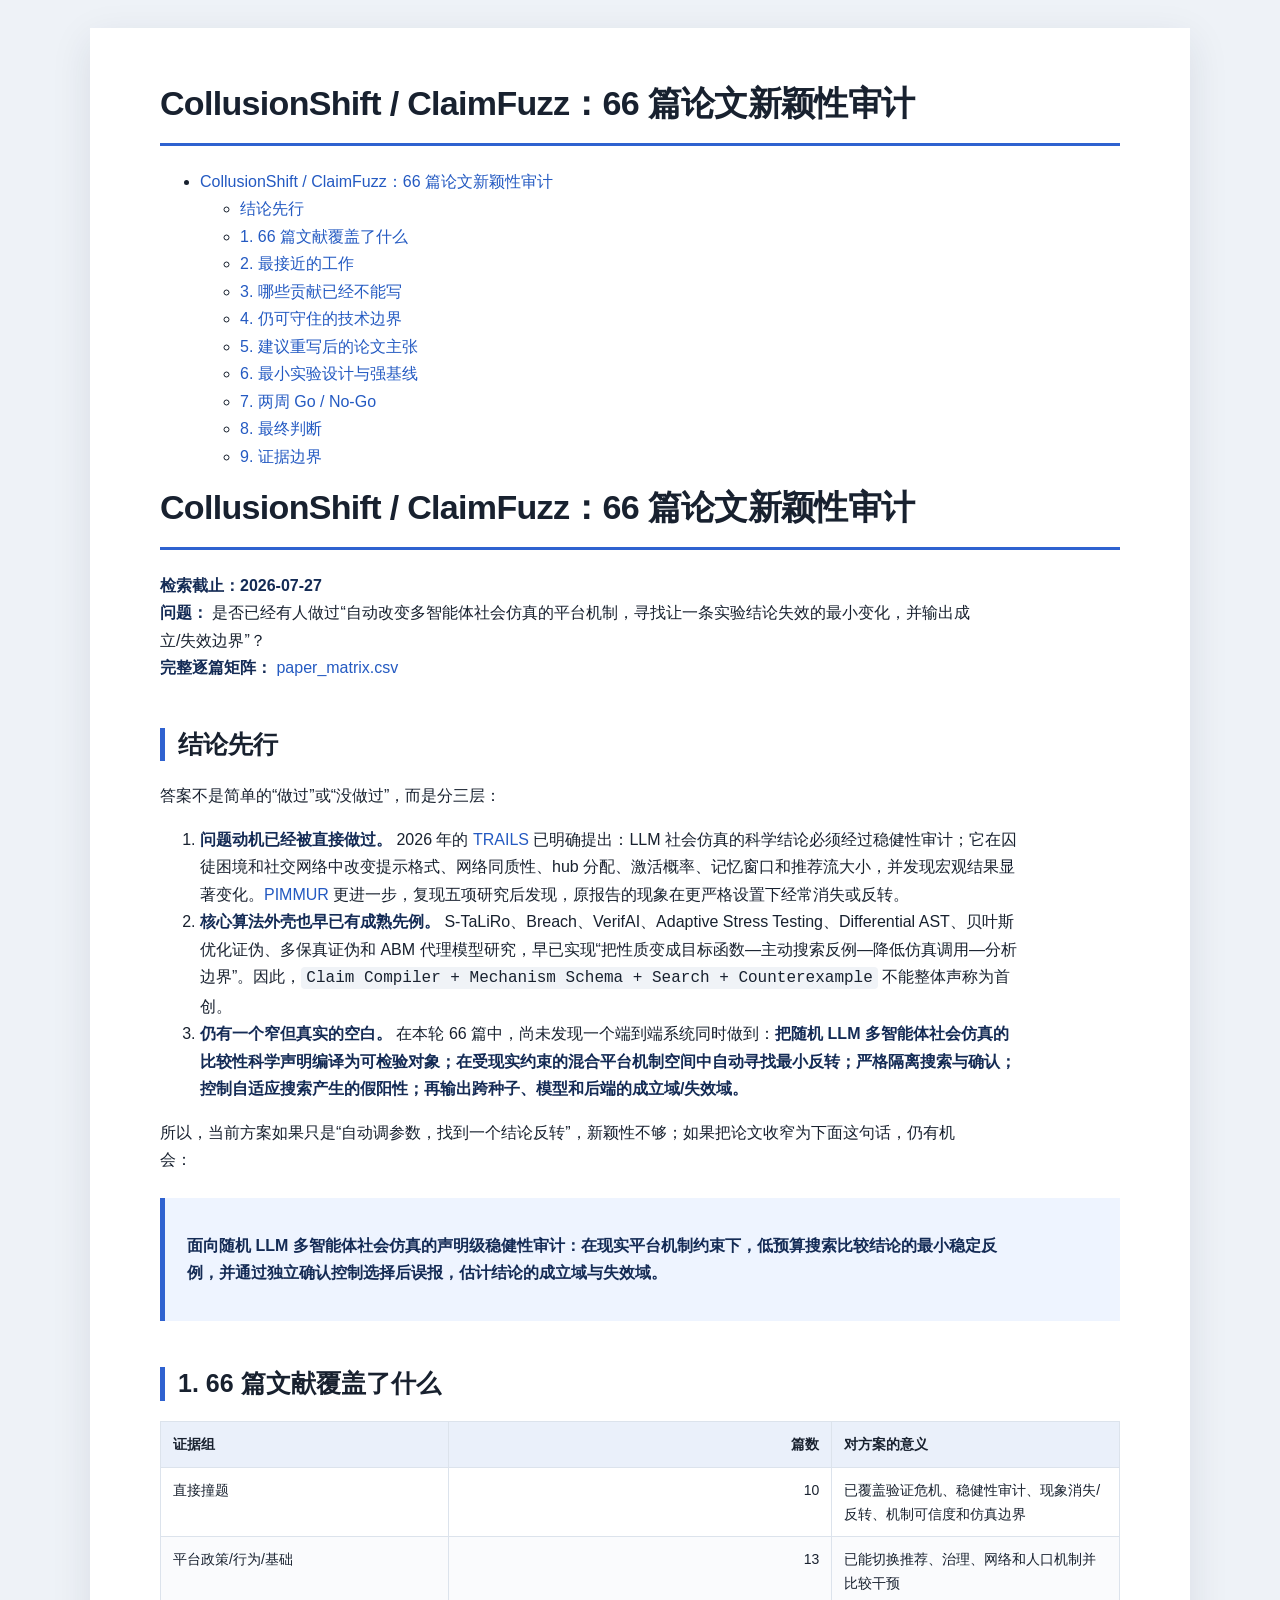
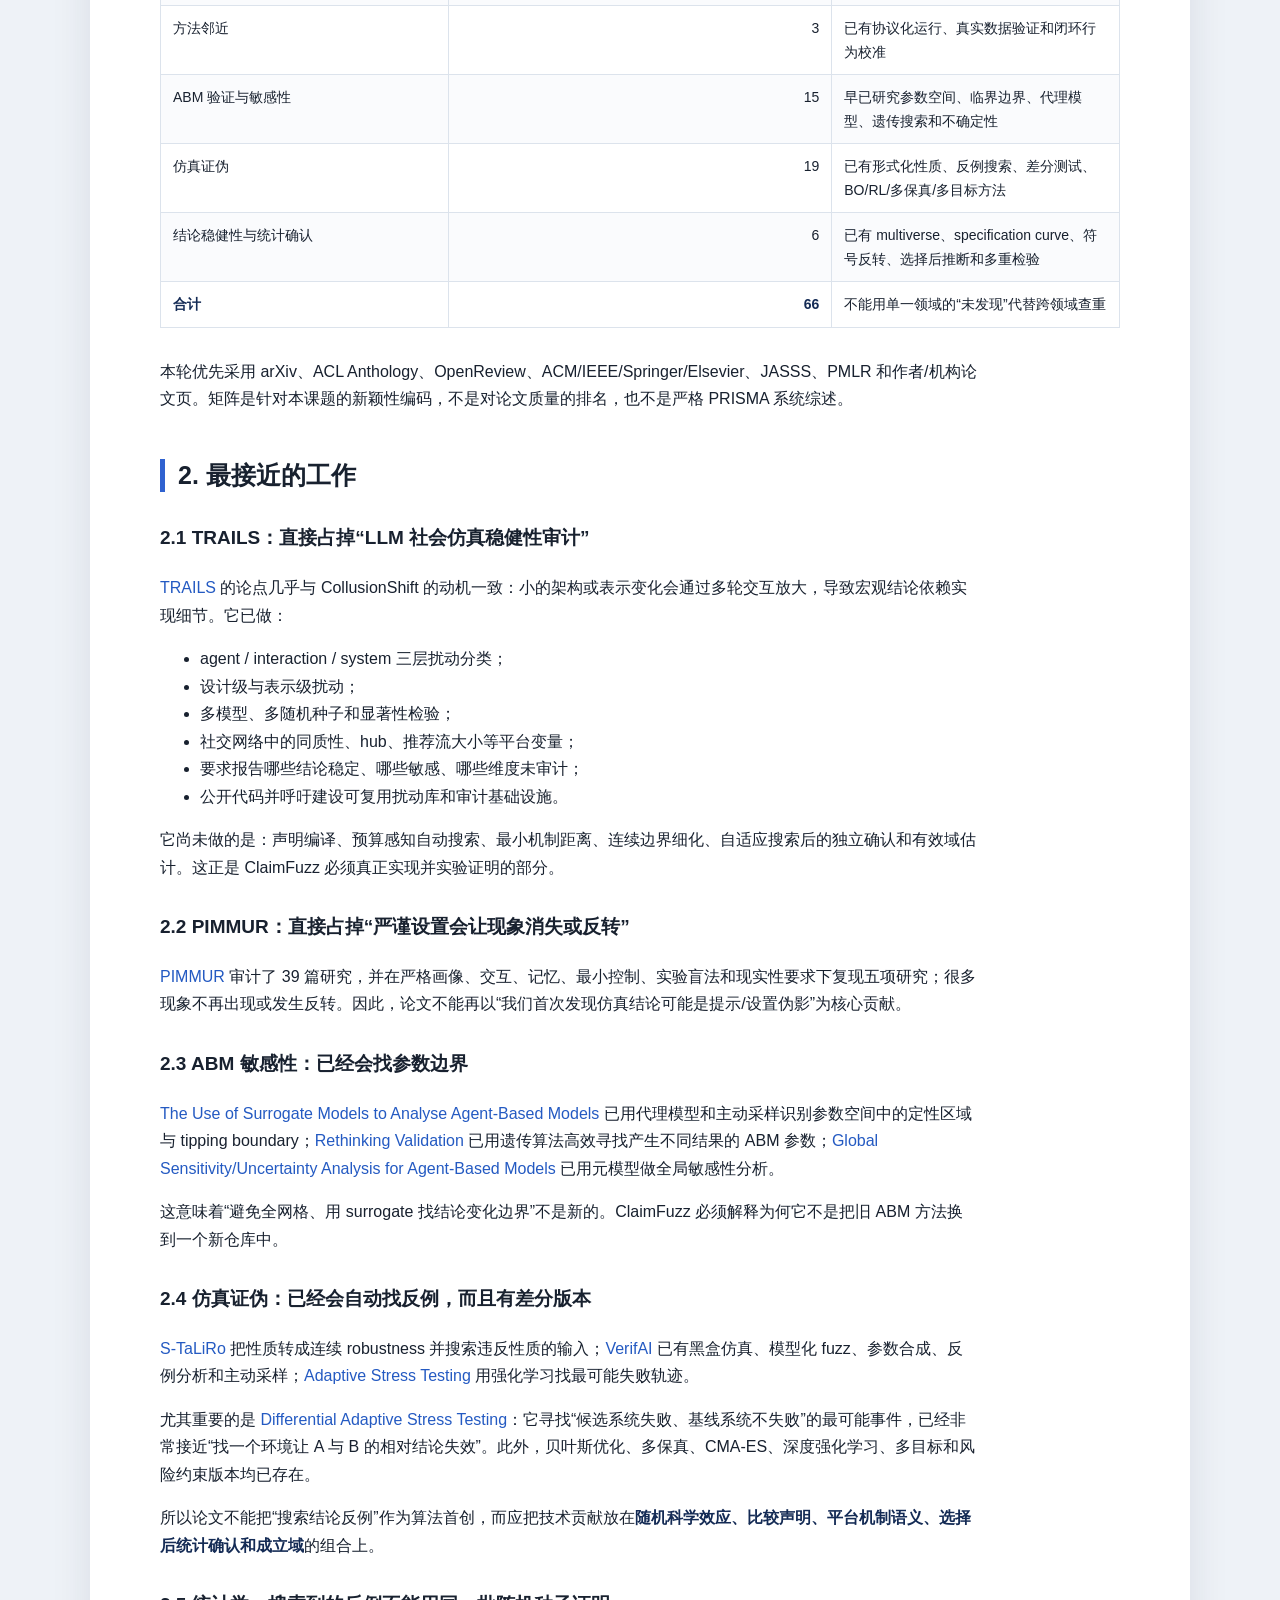
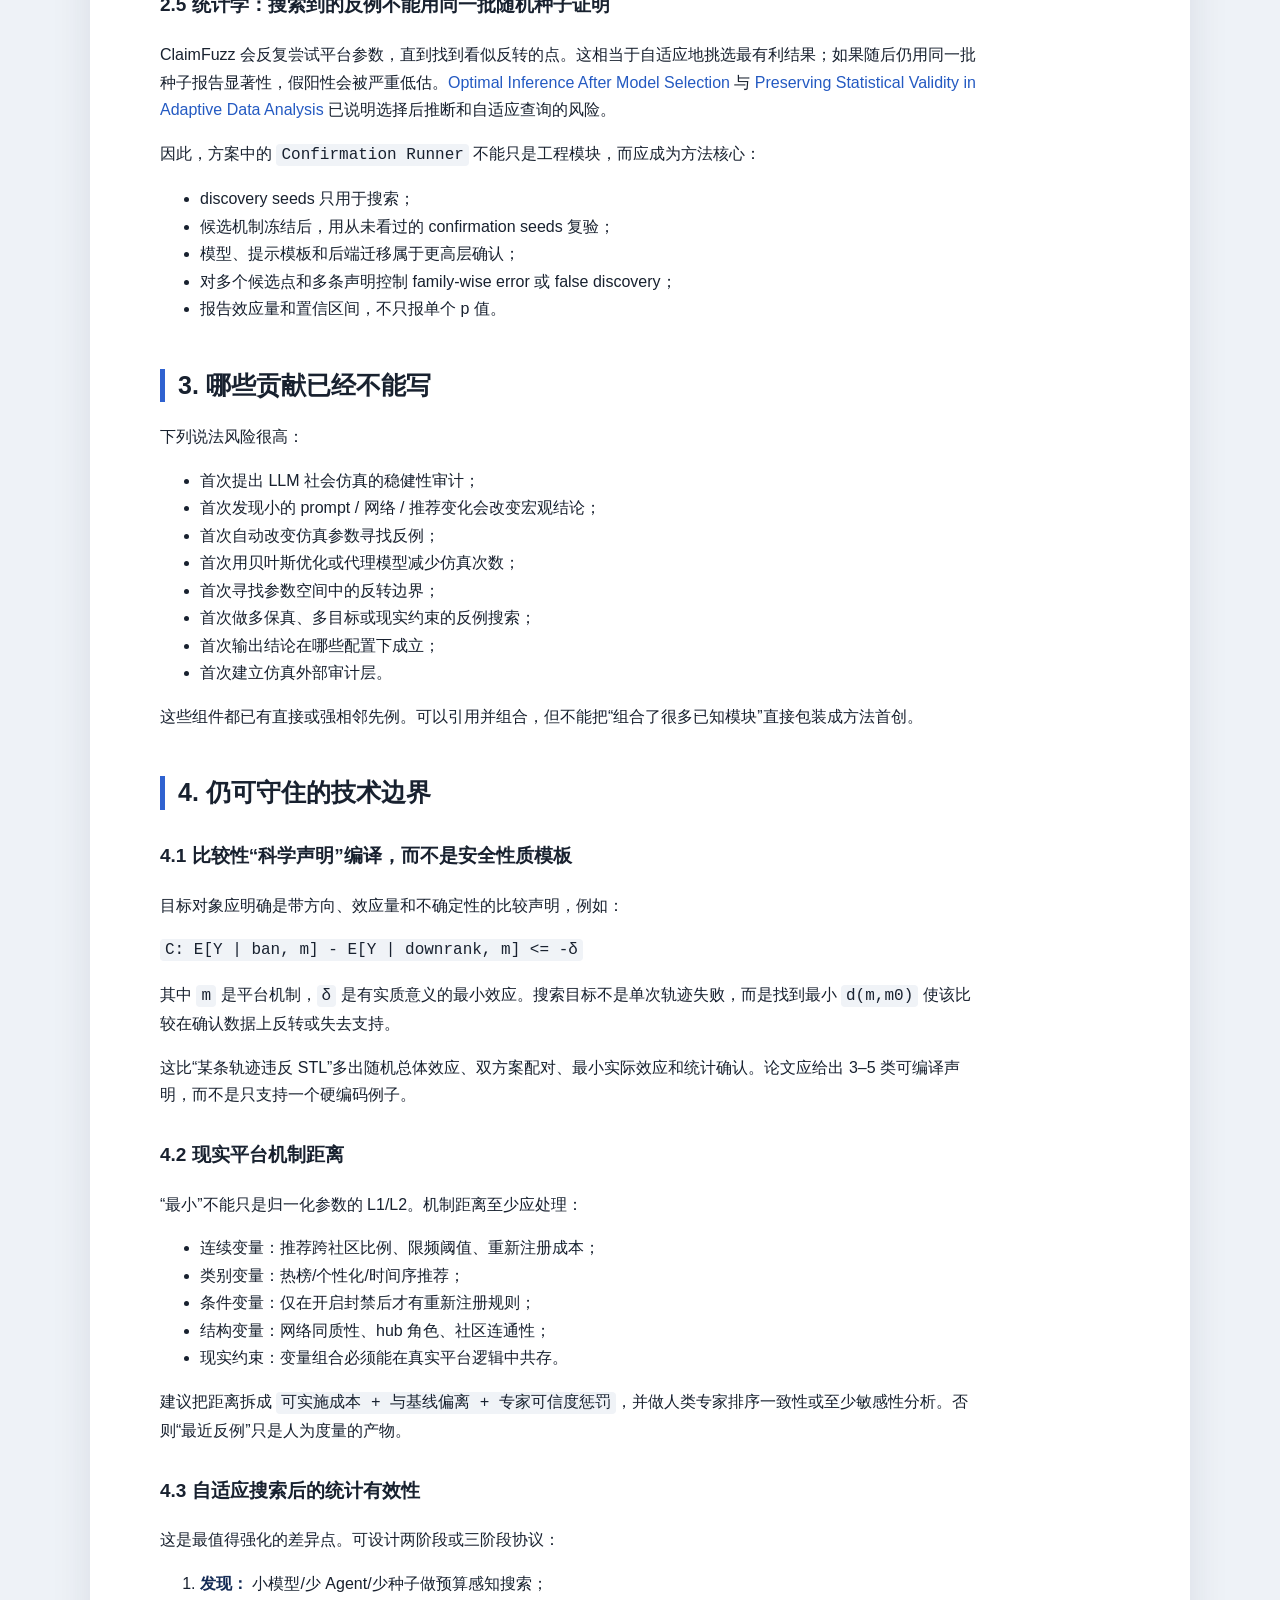
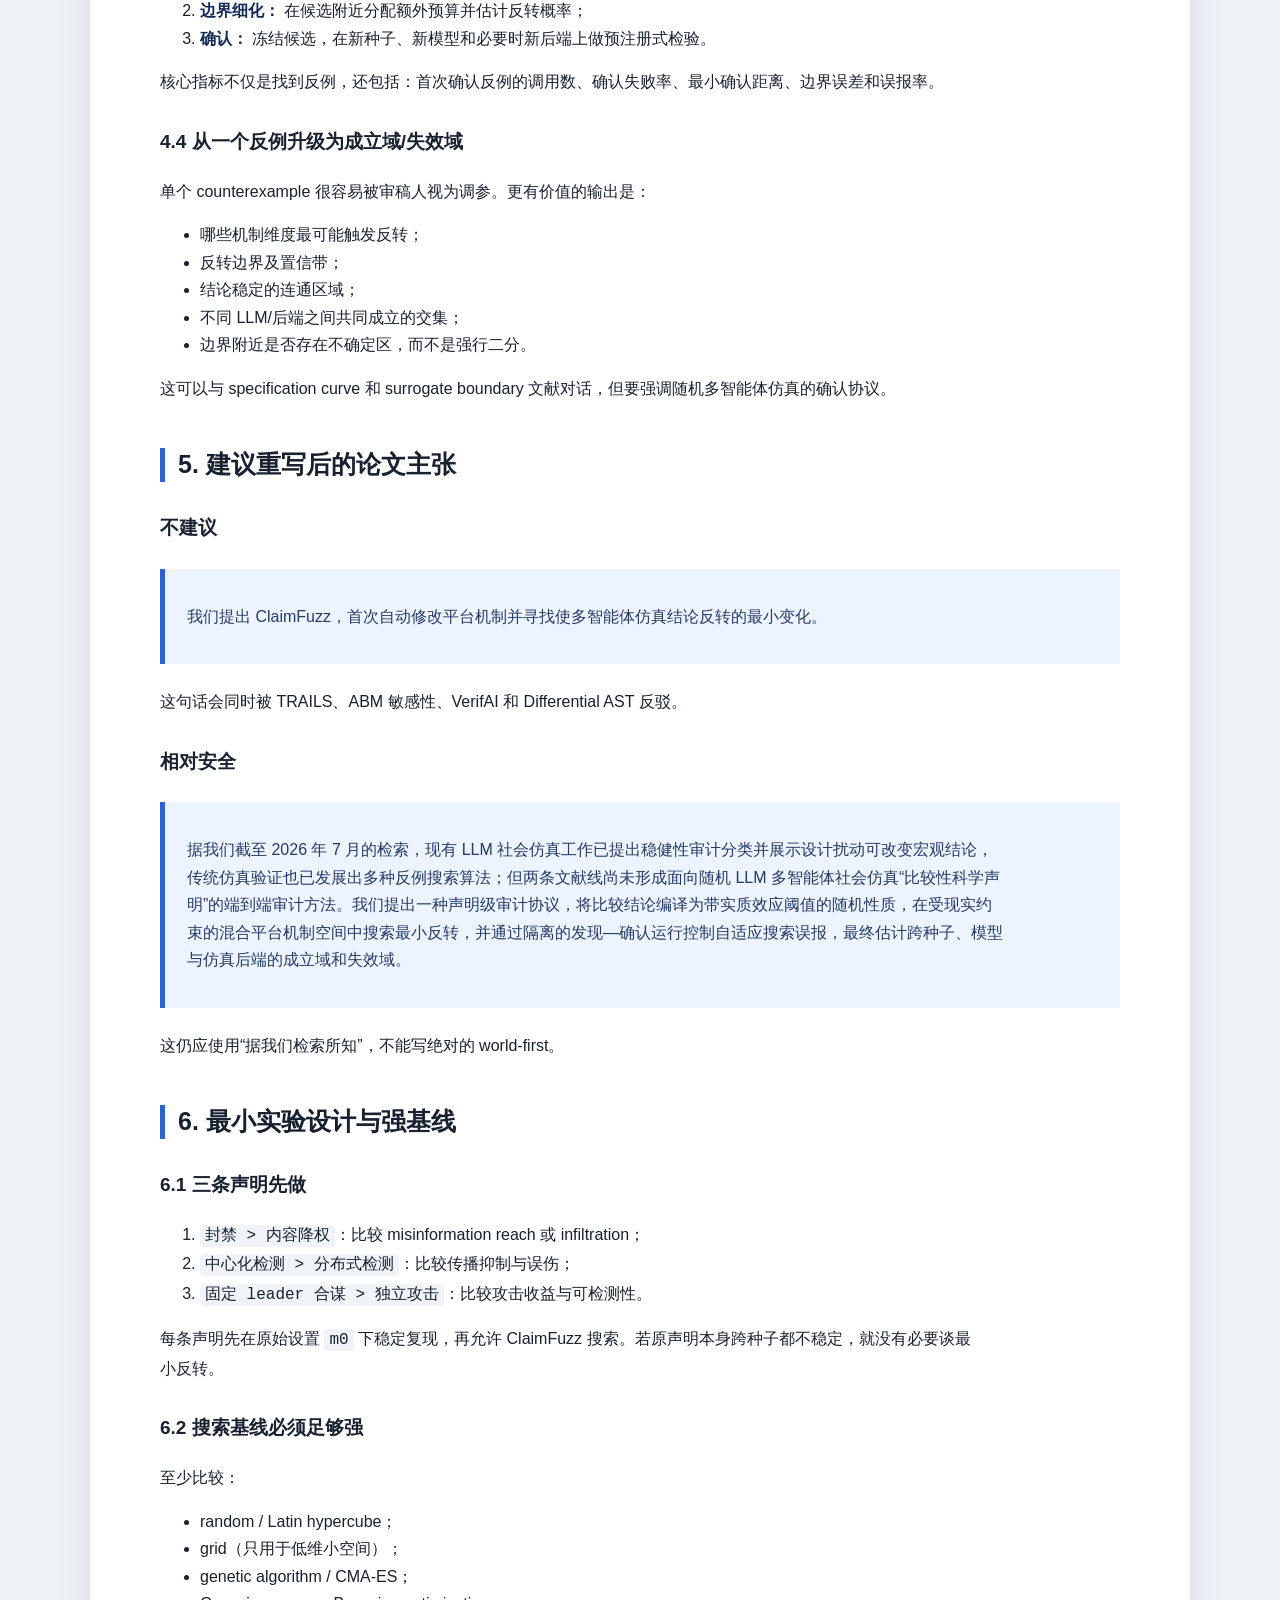
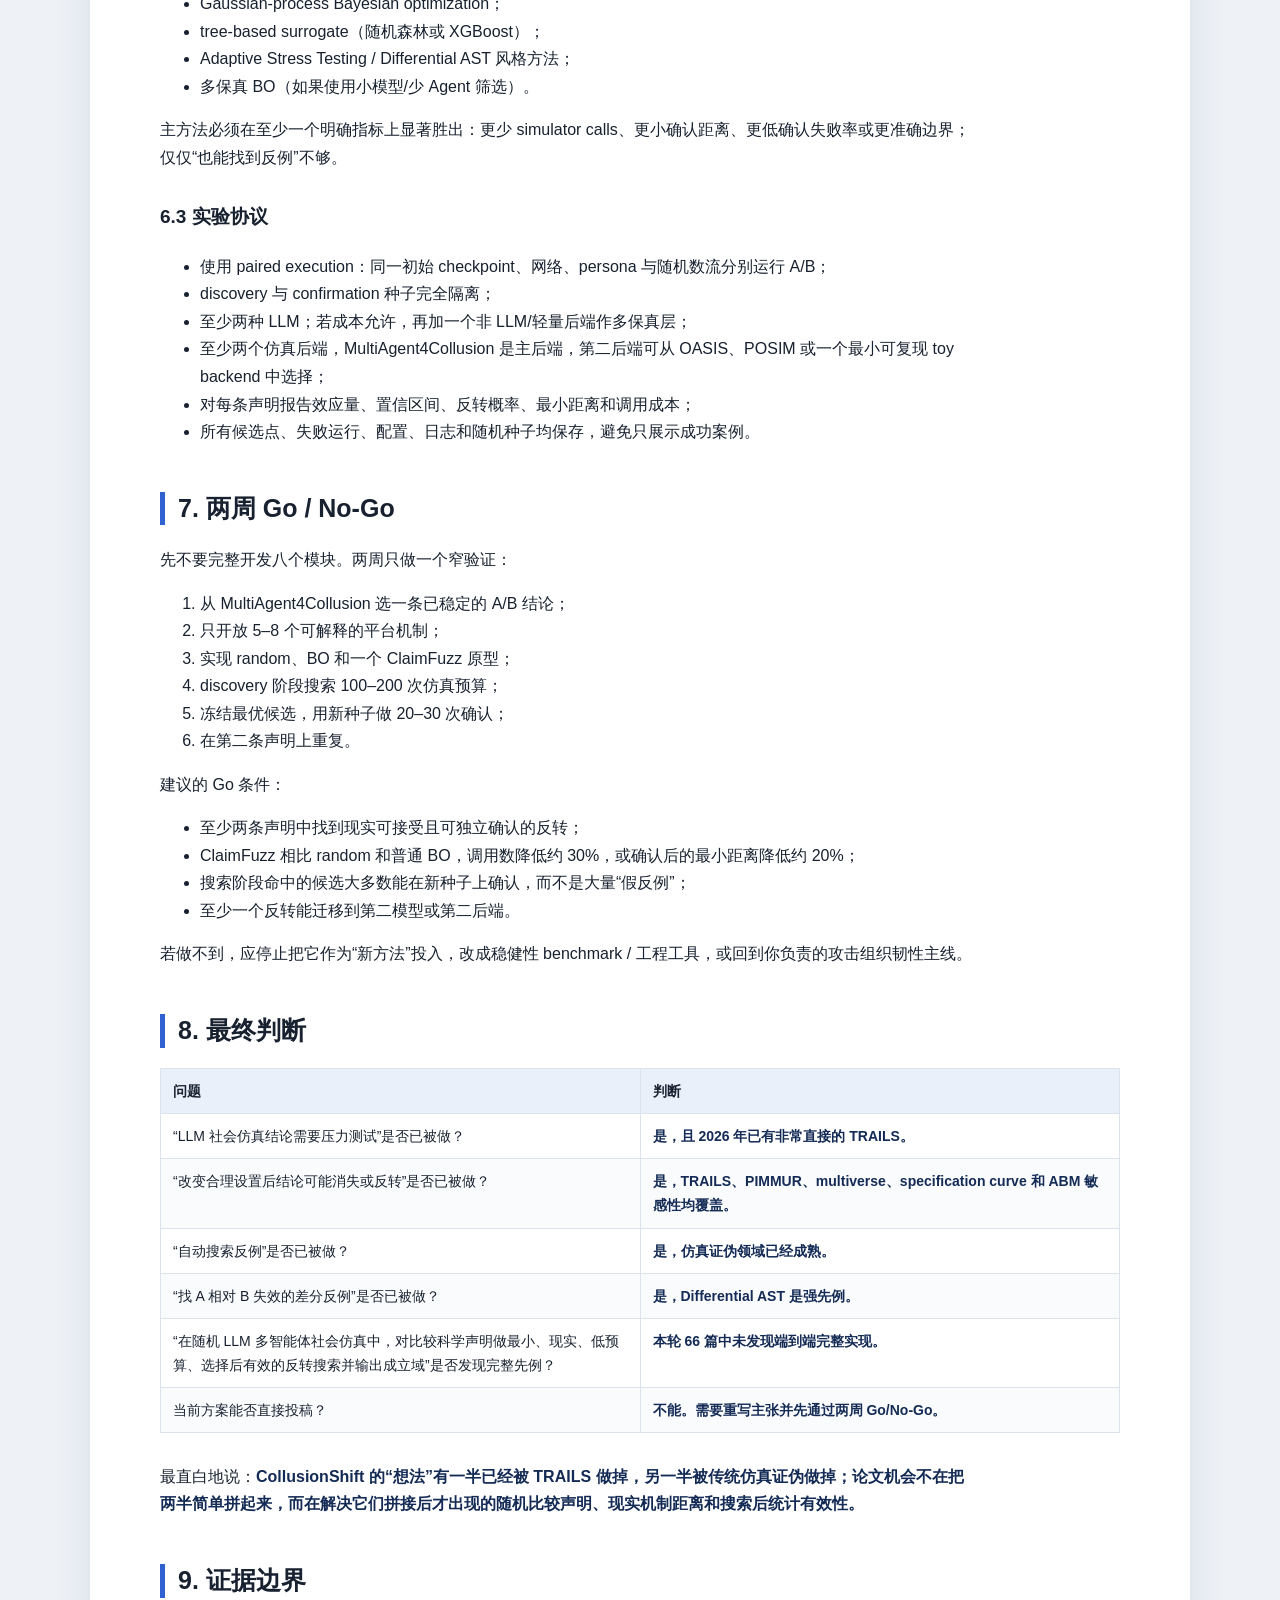
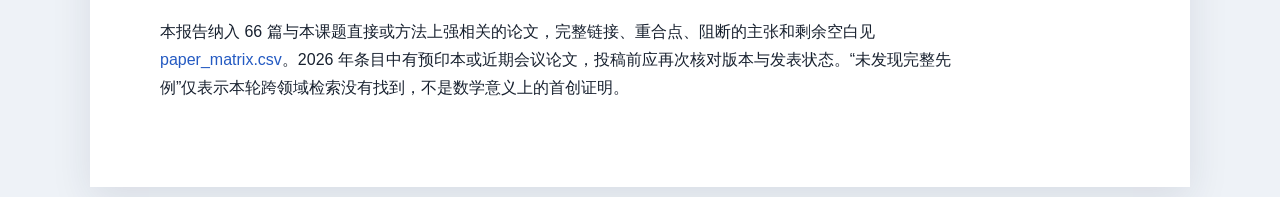
<file: docs/collusionshift_novelty_review_2026/collusionshift_novelty_review_2026.html>
<!DOCTYPE html>
<html xmlns="http://www.w3.org/1999/xhtml">
<head>
  <meta charset="utf-8" />
  <meta name="generator" content="pandoc 3.10" />
  <meta name="viewport" content="width=device-width, initial-scale=1.0, user-scalable=yes" />
  <title>CollusionShift / ClaimFuzz：66 篇论文新颖性审计</title>
  <style>
    /* Default styles provided by pandoc.
    ** See https://pandoc.org/MANUAL.html#variables-for-html for config info.
    */
    span.smallcaps{font-variant: small-caps;}
    div.columns{display: flex; gap: 1.5em;}
    div.column{flex: auto;}
    @media screen {
    div.columns{gap: min(4vw, 1.5em);}
    div.column{overflow-x: auto;}
    }
    div.hanging-indent{margin-left: 1.5em; text-indent: -1.5em;}
    /* The extra [class] is a hack that increases specificity enough to
       override a similar rule in reveal.js */
    ul.task-list[class]{list-style: none;}
    ul.task-list li input[type="checkbox"] {
      font-size: inherit;
      width: 0.8em;
      margin: 0 0.8em 0.2em -1.6em;
      vertical-align: middle;
    }
    .display.math{display: block; text-align: center; margin: 0.5rem auto;}
  </style>
  <link rel="stylesheet" href="report.css" />
</head>
<body>
<header id="title-block-header">
<h1 class="title">CollusionShift / ClaimFuzz：66 篇论文新颖性审计</h1>
</header>
<nav id="TOC" role="doc-toc">
<ul>
<li><a href="#collusionshift-claimfuzz66-篇论文新颖性审计"
id="toc-collusionshift-claimfuzz66-篇论文新颖性审计">CollusionShift /
ClaimFuzz：66 篇论文新颖性审计</a>
<ul>
<li><a href="#结论先行" id="toc-结论先行">结论先行</a></li>
<li><a href="#篇文献覆盖了什么" id="toc-篇文献覆盖了什么">1. 66
篇文献覆盖了什么</a></li>
<li><a href="#最接近的工作" id="toc-最接近的工作">2.
最接近的工作</a></li>
<li><a href="#哪些贡献已经不能写" id="toc-哪些贡献已经不能写">3.
哪些贡献已经不能写</a></li>
<li><a href="#仍可守住的技术边界" id="toc-仍可守住的技术边界">4.
仍可守住的技术边界</a></li>
<li><a href="#建议重写后的论文主张" id="toc-建议重写后的论文主张">5.
建议重写后的论文主张</a></li>
<li><a href="#最小实验设计与强基线" id="toc-最小实验设计与强基线">6.
最小实验设计与强基线</a></li>
<li><a href="#两周-go-no-go" id="toc-两周-go-no-go">7. 两周 Go /
No-Go</a></li>
<li><a href="#最终判断" id="toc-最终判断">8. 最终判断</a></li>
<li><a href="#证据边界" id="toc-证据边界">9. 证据边界</a></li>
</ul></li>
</ul>
</nav>
<h1 id="collusionshift-claimfuzz66-篇论文新颖性审计">CollusionShift /
ClaimFuzz：66 篇论文新颖性审计</h1>
<p><strong>检索截止：2026-07-27</strong><br />
<strong>问题：</strong>
是否已经有人做过“自动改变多智能体社会仿真的平台机制，寻找让一条实验结论失效的最小变化，并输出成立/失效边界”？<br />
<strong>完整逐篇矩阵：</strong> <a
href="./paper_matrix.csv">paper_matrix.csv</a></p>
<h2 id="结论先行">结论先行</h2>
<p>答案不是简单的“做过”或“没做过”，而是分三层：</p>
<ol type="1">
<li><strong>问题动机已经被直接做过。</strong> 2026 年的 <a
href="https://arxiv.org/abs/2605.18890">TRAILS</a> 已明确提出：LLM
社会仿真的科学结论必须经过稳健性审计；它在囚徒困境和社交网络中改变提示格式、网络同质性、hub
分配、激活概率、记忆窗口和推荐流大小，并发现宏观结果显著变化。<a
href="https://arxiv.org/abs/2509.18052">PIMMUR</a>
更进一步，复现五项研究后发现，原报告的现象在更严格设置下经常消失或反转。</li>
<li><strong>核心算法外壳也早已有成熟先例。</strong>
S-TaLiRo、Breach、VerifAI、Adaptive Stress Testing、Differential
AST、贝叶斯优化证伪、多保真证伪和 ABM
代理模型研究，早已实现“把性质变成目标函数—主动搜索反例—降低仿真调用—分析边界”。因此，<code>Claim Compiler + Mechanism Schema + Search + Counterexample</code>
不能整体声称为首创。</li>
<li><strong>仍有一个窄但真实的空白。</strong> 在本轮 66
篇中，尚未发现一个端到端系统同时做到：<strong>把随机 LLM
多智能体社会仿真的比较性科学声明编译为可检验对象；在受现实约束的混合平台机制空间中自动寻找最小反转；严格隔离搜索与确认；控制自适应搜索产生的假阳性；再输出跨种子、模型和后端的成立域/失效域。</strong></li>
</ol>
<p>所以，当前方案如果只是“自动调参数，找到一个结论反转”，新颖性不够；如果把论文收窄为下面这句话，仍有机会：</p>
<blockquote>
<p><strong>面向随机 LLM
多智能体社会仿真的声明级稳健性审计：在现实平台机制约束下，低预算搜索比较结论的最小稳定反例，并通过独立确认控制选择后误报，估计结论的成立域与失效域。</strong></p>
</blockquote>
<h2 id="篇文献覆盖了什么">1. 66 篇文献覆盖了什么</h2>
<table>
<colgroup>
<col style="width: 30%" />
<col style="width: 40%" />
<col style="width: 30%" />
</colgroup>
<thead>
<tr>
<th>证据组</th>
<th style="text-align: right;">篇数</th>
<th>对方案的意义</th>
</tr>
</thead>
<tbody>
<tr>
<td>直接撞题</td>
<td style="text-align: right;">10</td>
<td>已覆盖验证危机、稳健性审计、现象消失/反转、机制可信度和仿真边界</td>
</tr>
<tr>
<td>平台政策/行为/基础</td>
<td style="text-align: right;">13</td>
<td>已能切换推荐、治理、网络和人口机制并比较干预</td>
</tr>
<tr>
<td>方法邻近</td>
<td style="text-align: right;">3</td>
<td>已有协议化运行、真实数据验证和闭环行为校准</td>
</tr>
<tr>
<td>ABM 验证与敏感性</td>
<td style="text-align: right;">15</td>
<td>早已研究参数空间、临界边界、代理模型、遗传搜索和不确定性</td>
</tr>
<tr>
<td>仿真证伪</td>
<td style="text-align: right;">19</td>
<td>已有形式化性质、反例搜索、差分测试、BO/RL/多保真/多目标方法</td>
</tr>
<tr>
<td>结论稳健性与统计确认</td>
<td style="text-align: right;">6</td>
<td>已有 multiverse、specification
curve、符号反转、选择后推断和多重检验</td>
</tr>
<tr>
<td><strong>合计</strong></td>
<td style="text-align: right;"><strong>66</strong></td>
<td>不能用单一领域的“未发现”代替跨领域查重</td>
</tr>
</tbody>
</table>
<p>本轮优先采用 arXiv、ACL
Anthology、OpenReview、ACM/IEEE/Springer/Elsevier、JASSS、PMLR
和作者/机构论文页。矩阵是针对本课题的新颖性编码，不是对论文质量的排名，也不是严格
PRISMA 系统综述。</p>
<h2 id="最接近的工作">2. 最接近的工作</h2>
<h3 id="trails直接占掉llm-社会仿真稳健性审计">2.1 TRAILS：直接占掉“LLM
社会仿真稳健性审计”</h3>
<p><a href="https://arxiv.org/abs/2605.18890">TRAILS</a> 的论点几乎与
CollusionShift
的动机一致：小的架构或表示变化会通过多轮交互放大，导致宏观结论依赖实现细节。它已做：</p>
<ul>
<li>agent / interaction / system 三层扰动分类；</li>
<li>设计级与表示级扰动；</li>
<li>多模型、多随机种子和显著性检验；</li>
<li>社交网络中的同质性、hub、推荐流大小等平台变量；</li>
<li>要求报告哪些结论稳定、哪些敏感、哪些维度未审计；</li>
<li>公开代码并呼吁建设可复用扰动库和审计基础设施。</li>
</ul>
<p>它尚未做的是：声明编译、预算感知自动搜索、最小机制距离、连续边界细化、自适应搜索后的独立确认和有效域估计。这正是
ClaimFuzz 必须真正实现并实验证明的部分。</p>
<h3 id="pimmur直接占掉严谨设置会让现象消失或反转">2.2
PIMMUR：直接占掉“严谨设置会让现象消失或反转”</h3>
<p><a href="https://arxiv.org/abs/2509.18052">PIMMUR</a> 审计了 39
篇研究，并在严格画像、交互、记忆、最小控制、实验盲法和现实性要求下复现五项研究；很多现象不再出现或发生反转。因此，论文不能再以“我们首次发现仿真结论可能是提示/设置伪影”为核心贡献。</p>
<h3 id="abm-敏感性已经会找参数边界">2.3 ABM
敏感性：已经会找参数边界</h3>
<p><a href="https://www.jasss.org/24/2/3.html">The Use of Surrogate
Models to Analyse Agent-Based Models</a>
已用代理模型和主动采样识别参数空间中的定性区域与 tipping boundary；<a
href="https://doi.org/10.1016/j.aej.2013.11.003">Rethinking
Validation</a> 已用遗传算法高效寻找产生不同结果的 ABM 参数；<a
href="https://doi.org/10.1016/j.ress.2013.06.035">Global
Sensitivity/Uncertainty Analysis for Agent-Based Models</a>
已用元模型做全局敏感性分析。</p>
<p>这意味着“避免全网格、用 surrogate 找结论变化边界”不是新的。ClaimFuzz
必须解释为何它不是把旧 ABM 方法换到一个新仓库中。</p>
<h3 id="仿真证伪已经会自动找反例而且有差分版本">2.4
仿真证伪：已经会自动找反例，而且有差分版本</h3>
<p><a href="https://doi.org/10.1007/978-3-642-19835-9_21">S-TaLiRo</a>
把性质转成连续 robustness 并搜索违反性质的输入；<a
href="https://doi.org/10.1007/978-3-030-25540-4_25">VerifAI</a>
已有黑盒仿真、模型化 fuzz、参数合成、反例分析和主动采样；<a
href="https://arxiv.org/abs/1811.02188">Adaptive Stress Testing</a>
用强化学习找最可能失败轨迹。</p>
<p>尤其重要的是 <a
href="https://ntrs.nasa.gov/api/citations/20190002185/downloads/20190002185.pdf">Differential
Adaptive Stress
Testing</a>：它寻找“候选系统失败、基线系统不失败”的最可能事件，已经非常接近“找一个环境让
A 与 B
的相对结论失效”。此外，贝叶斯优化、多保真、CMA-ES、深度强化学习、多目标和风险约束版本均已存在。</p>
<p>所以论文不能把“搜索结论反例”作为算法首创，而应把技术贡献放在<strong>随机科学效应、比较声明、平台机制语义、选择后统计确认和成立域</strong>的组合上。</p>
<h3 id="统计学搜索到的反例不能用同一批随机种子证明">2.5
统计学：搜索到的反例不能用同一批随机种子证明</h3>
<p>ClaimFuzz
会反复尝试平台参数，直到找到看似反转的点。这相当于自适应地挑选最有利结果；如果随后仍用同一批种子报告显著性，假阳性会被严重低估。<a
href="https://arxiv.org/abs/1410.2597">Optimal Inference After Model
Selection</a> 与 <a href="https://arxiv.org/abs/1411.2664">Preserving
Statistical Validity in Adaptive Data Analysis</a>
已说明选择后推断和自适应查询的风险。</p>
<p>因此，方案中的 <code>Confirmation Runner</code>
不能只是工程模块，而应成为方法核心：</p>
<ul>
<li>discovery seeds 只用于搜索；</li>
<li>候选机制冻结后，用从未看过的 confirmation seeds 复验；</li>
<li>模型、提示模板和后端迁移属于更高层确认；</li>
<li>对多个候选点和多条声明控制 family-wise error 或 false
discovery；</li>
<li>报告效应量和置信区间，不只报单个 p 值。</li>
</ul>
<h2 id="哪些贡献已经不能写">3. 哪些贡献已经不能写</h2>
<p>下列说法风险很高：</p>
<ul>
<li>首次提出 LLM 社会仿真的稳健性审计；</li>
<li>首次发现小的 prompt / 网络 / 推荐变化会改变宏观结论；</li>
<li>首次自动改变仿真参数寻找反例；</li>
<li>首次用贝叶斯优化或代理模型减少仿真次数；</li>
<li>首次寻找参数空间中的反转边界；</li>
<li>首次做多保真、多目标或现实约束的反例搜索；</li>
<li>首次输出结论在哪些配置下成立；</li>
<li>首次建立仿真外部审计层。</li>
</ul>
<p>这些组件都已有直接或强相邻先例。可以引用并组合，但不能把“组合了很多已知模块”直接包装成方法首创。</p>
<h2 id="仍可守住的技术边界">4. 仍可守住的技术边界</h2>
<h3 id="比较性科学声明编译而不是安全性质模板">4.1
比较性“科学声明”编译，而不是安全性质模板</h3>
<p>目标对象应明确是带方向、效应量和不确定性的比较声明，例如：</p>
<p><code>C: E[Y | ban, m] - E[Y | downrank, m] &lt;= -δ</code></p>
<p>其中 <code>m</code> 是平台机制，<code>δ</code>
是有实质意义的最小效应。搜索目标不是单次轨迹失败，而是找到最小
<code>d(m,m0)</code> 使该比较在确认数据上反转或失去支持。</p>
<p>这比“某条轨迹违反
STL”多出随机总体效应、双方案配对、最小实际效应和统计确认。论文应给出 3–5
类可编译声明，而不是只支持一个硬编码例子。</p>
<h3 id="现实平台机制距离">4.2 现实平台机制距离</h3>
<p>“最小”不能只是归一化参数的 L1/L2。机制距离至少应处理：</p>
<ul>
<li>连续变量：推荐跨社区比例、限频阈值、重新注册成本；</li>
<li>类别变量：热榜/个性化/时间序推荐；</li>
<li>条件变量：仅在开启封禁后才有重新注册规则；</li>
<li>结构变量：网络同质性、hub 角色、社区连通性；</li>
<li>现实约束：变量组合必须能在真实平台逻辑中共存。</li>
</ul>
<p>建议把距离拆成
<code>可实施成本 + 与基线偏离 + 专家可信度惩罚</code>，并做人类专家排序一致性或至少敏感性分析。否则“最近反例”只是人为度量的产物。</p>
<h3 id="自适应搜索后的统计有效性">4.3 自适应搜索后的统计有效性</h3>
<p>这是最值得强化的差异点。可设计两阶段或三阶段协议：</p>
<ol type="1">
<li><strong>发现：</strong> 小模型/少 Agent/少种子做预算感知搜索；</li>
<li><strong>边界细化：</strong>
在候选附近分配额外预算并估计反转概率；</li>
<li><strong>确认：</strong>
冻结候选，在新种子、新模型和必要时新后端上做预注册式检验。</li>
</ol>
<p>核心指标不仅是找到反例，还包括：首次确认反例的调用数、确认失败率、最小确认距离、边界误差和误报率。</p>
<h3 id="从一个反例升级为成立域失效域">4.4
从一个反例升级为成立域/失效域</h3>
<p>单个 counterexample 很容易被审稿人视为调参。更有价值的输出是：</p>
<ul>
<li>哪些机制维度最可能触发反转；</li>
<li>反转边界及置信带；</li>
<li>结论稳定的连通区域；</li>
<li>不同 LLM/后端之间共同成立的交集；</li>
<li>边界附近是否存在不确定区，而不是强行二分。</li>
</ul>
<p>这可以与 specification curve 和 surrogate boundary
文献对话，但要强调随机多智能体仿真的确认协议。</p>
<h2 id="建议重写后的论文主张">5. 建议重写后的论文主张</h2>
<h3 id="不建议">不建议</h3>
<blockquote>
<p>我们提出
ClaimFuzz，首次自动修改平台机制并寻找使多智能体仿真结论反转的最小变化。</p>
</blockquote>
<p>这句话会同时被 TRAILS、ABM 敏感性、VerifAI 和 Differential AST
反驳。</p>
<h3 id="相对安全">相对安全</h3>
<blockquote>
<p>据我们截至 2026 年 7 月的检索，现有 LLM
社会仿真工作已提出稳健性审计分类并展示设计扰动可改变宏观结论，传统仿真验证也已发展出多种反例搜索算法；但两条文献线尚未形成面向随机
LLM
多智能体社会仿真“比较性科学声明”的端到端审计方法。我们提出一种声明级审计协议，将比较结论编译为带实质效应阈值的随机性质，在受现实约束的混合平台机制空间中搜索最小反转，并通过隔离的发现—确认运行控制自适应搜索误报，最终估计跨种子、模型与仿真后端的成立域和失效域。</p>
</blockquote>
<p>这仍应使用“据我们检索所知”，不能写绝对的 world-first。</p>
<h2 id="最小实验设计与强基线">6. 最小实验设计与强基线</h2>
<h3 id="三条声明先做">6.1 三条声明先做</h3>
<ol type="1">
<li><code>封禁 &gt; 内容降权</code>：比较 misinformation reach 或
infiltration；</li>
<li><code>中心化检测 &gt; 分布式检测</code>：比较传播抑制与误伤；</li>
<li><code>固定 leader 合谋 &gt; 独立攻击</code>：比较攻击收益与可检测性。</li>
</ol>
<p>每条声明先在原始设置 <code>m0</code> 下稳定复现，再允许 ClaimFuzz
搜索。若原声明本身跨种子都不稳定，就没有必要谈最小反转。</p>
<h3 id="搜索基线必须足够强">6.2 搜索基线必须足够强</h3>
<p>至少比较：</p>
<ul>
<li>random / Latin hypercube；</li>
<li>grid（只用于低维小空间）；</li>
<li>genetic algorithm / CMA-ES；</li>
<li>Gaussian-process Bayesian optimization；</li>
<li>tree-based surrogate（随机森林或 XGBoost）；</li>
<li>Adaptive Stress Testing / Differential AST 风格方法；</li>
<li>多保真 BO（如果使用小模型/少 Agent 筛选）。</li>
</ul>
<p>主方法必须在至少一个明确指标上显著胜出：更少 simulator
calls、更小确认距离、更低确认失败率或更准确边界；仅仅“也能找到反例”不够。</p>
<h3 id="实验协议">6.3 实验协议</h3>
<ul>
<li>使用 paired execution：同一初始 checkpoint、网络、persona
与随机数流分别运行 A/B；</li>
<li>discovery 与 confirmation 种子完全隔离；</li>
<li>至少两种 LLM；若成本允许，再加一个非 LLM/轻量后端作多保真层；</li>
<li>至少两个仿真后端，MultiAgent4Collusion 是主后端，第二后端可从
OASIS、POSIM 或一个最小可复现 toy backend 中选择；</li>
<li>对每条声明报告效应量、置信区间、反转概率、最小距离和调用成本；</li>
<li>所有候选点、失败运行、配置、日志和随机种子均保存，避免只展示成功案例。</li>
</ul>
<h2 id="两周-go-no-go">7. 两周 Go / No-Go</h2>
<p>先不要完整开发八个模块。两周只做一个窄验证：</p>
<ol type="1">
<li>从 MultiAgent4Collusion 选一条已稳定的 A/B 结论；</li>
<li>只开放 5–8 个可解释的平台机制；</li>
<li>实现 random、BO 和一个 ClaimFuzz 原型；</li>
<li>discovery 阶段搜索 100–200 次仿真预算；</li>
<li>冻结最优候选，用新种子做 20–30 次确认；</li>
<li>在第二条声明上重复。</li>
</ol>
<p>建议的 Go 条件：</p>
<ul>
<li>至少两条声明中找到现实可接受且可独立确认的反转；</li>
<li>ClaimFuzz 相比 random 和普通 BO，调用数降低约
30%，或确认后的最小距离降低约 20%；</li>
<li>搜索阶段命中的候选大多数能在新种子上确认，而不是大量“假反例”；</li>
<li>至少一个反转能迁移到第二模型或第二后端。</li>
</ul>
<p>若做不到，应停止把它作为“新方法”投入，改成稳健性 benchmark /
工程工具，或回到你负责的攻击组织韧性主线。</p>
<h2 id="最终判断">8. 最终判断</h2>
<table>
<colgroup>
<col style="width: 50%" />
<col style="width: 50%" />
</colgroup>
<thead>
<tr>
<th>问题</th>
<th>判断</th>
</tr>
</thead>
<tbody>
<tr>
<td>“LLM 社会仿真结论需要压力测试”是否已被做？</td>
<td><strong>是，且 2026 年已有非常直接的 TRAILS。</strong></td>
</tr>
<tr>
<td>“改变合理设置后结论可能消失或反转”是否已被做？</td>
<td><strong>是，TRAILS、PIMMUR、multiverse、specification curve 和 ABM
敏感性均覆盖。</strong></td>
</tr>
<tr>
<td>“自动搜索反例”是否已被做？</td>
<td><strong>是，仿真证伪领域已经成熟。</strong></td>
</tr>
<tr>
<td>“找 A 相对 B 失效的差分反例”是否已被做？</td>
<td><strong>是，Differential AST 是强先例。</strong></td>
</tr>
<tr>
<td>“在随机 LLM
多智能体社会仿真中，对比较科学声明做最小、现实、低预算、选择后有效的反转搜索并输出成立域”是否发现完整先例？</td>
<td><strong>本轮 66 篇中未发现端到端完整实现。</strong></td>
</tr>
<tr>
<td>当前方案能否直接投稿？</td>
<td><strong>不能。需要重写主张并先通过两周 Go/No-Go。</strong></td>
</tr>
</tbody>
</table>
<p>最直白地说：<strong>CollusionShift 的“想法”有一半已经被 TRAILS
做掉，另一半被传统仿真证伪做掉；论文机会不在把两半简单拼起来，而在解决它们拼接后才出现的随机比较声明、现实机制距离和搜索后统计有效性。</strong></p>
<h2 id="证据边界">9. 证据边界</h2>
<p>本报告纳入 66
篇与本课题直接或方法上强相关的论文，完整链接、重合点、阻断的主张和剩余空白见
<a href="./paper_matrix.csv">paper_matrix.csv</a>。2026
年条目中有预印本或近期会议论文，投稿前应再次核对版本与发表状态。“未发现完整先例”仅表示本轮跨领域检索没有找到，不是数学意义上的首创证明。</p>
</body>
</html>
</file>
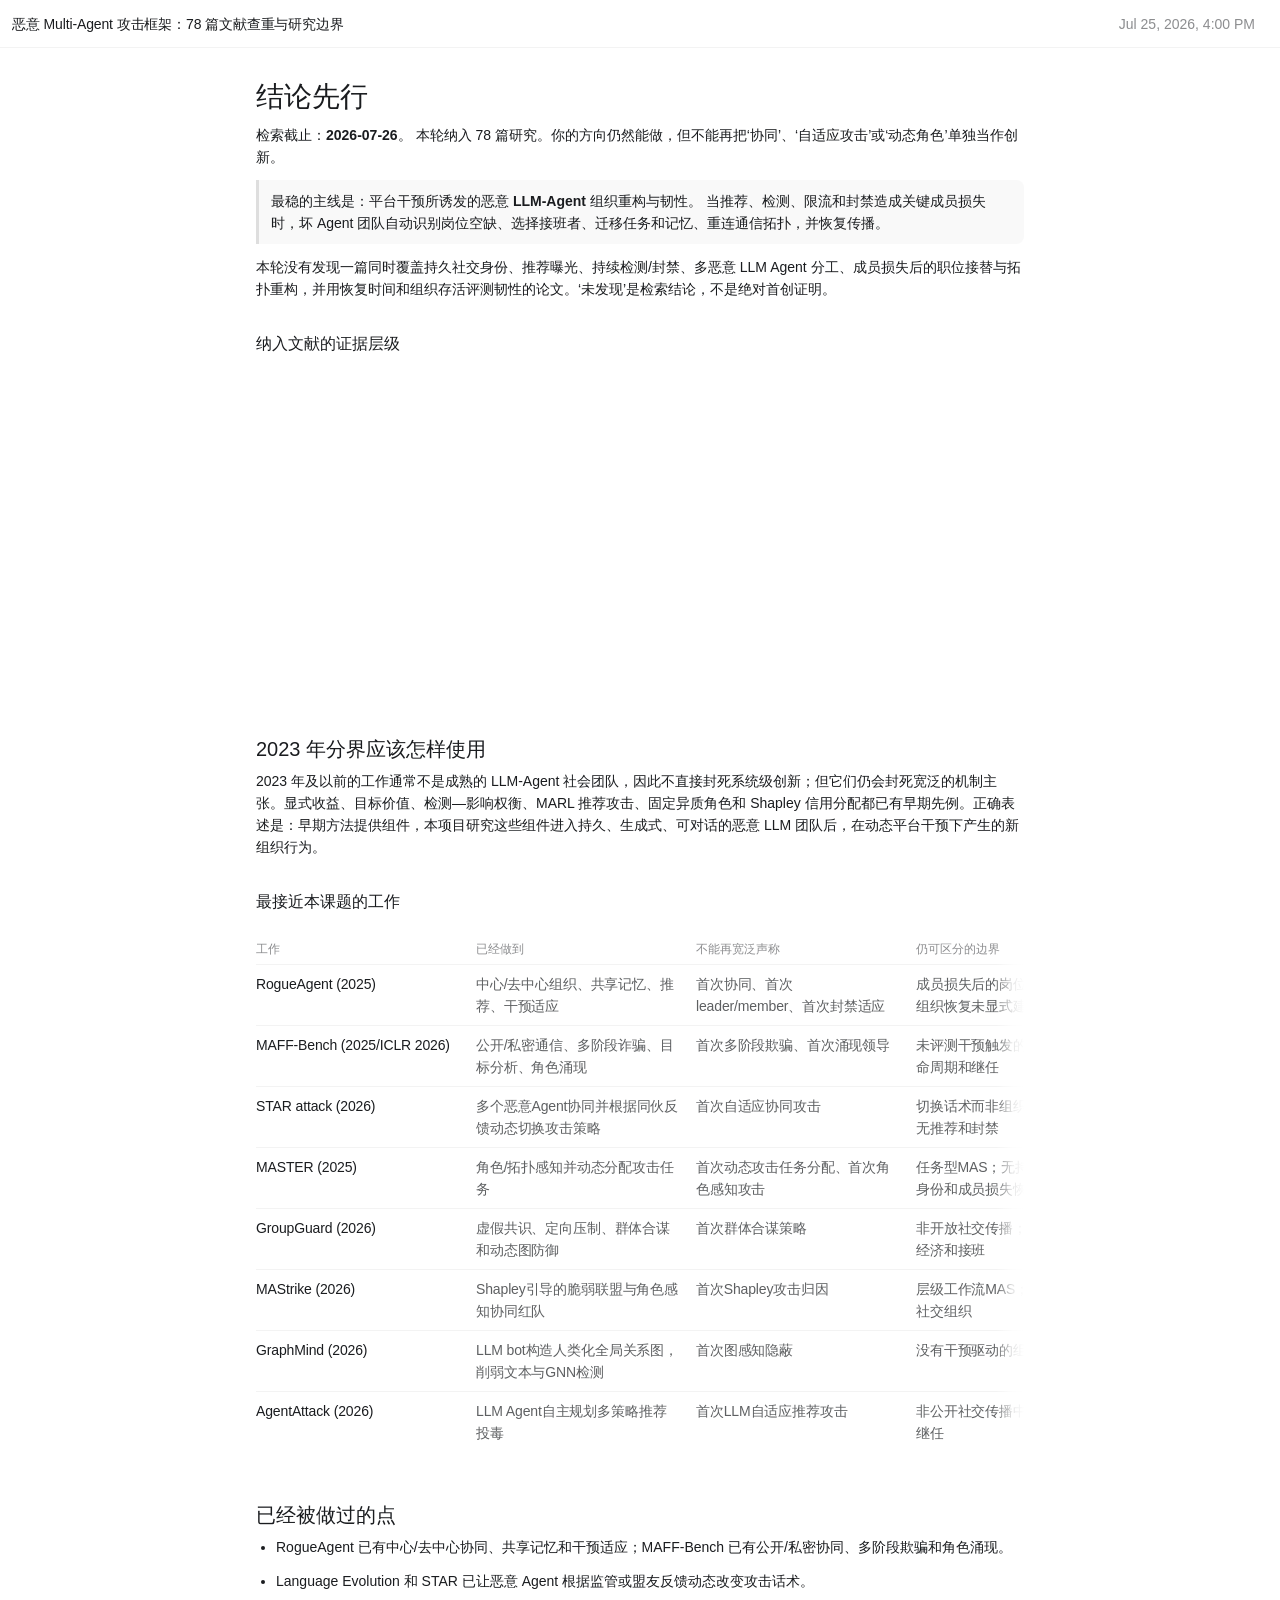
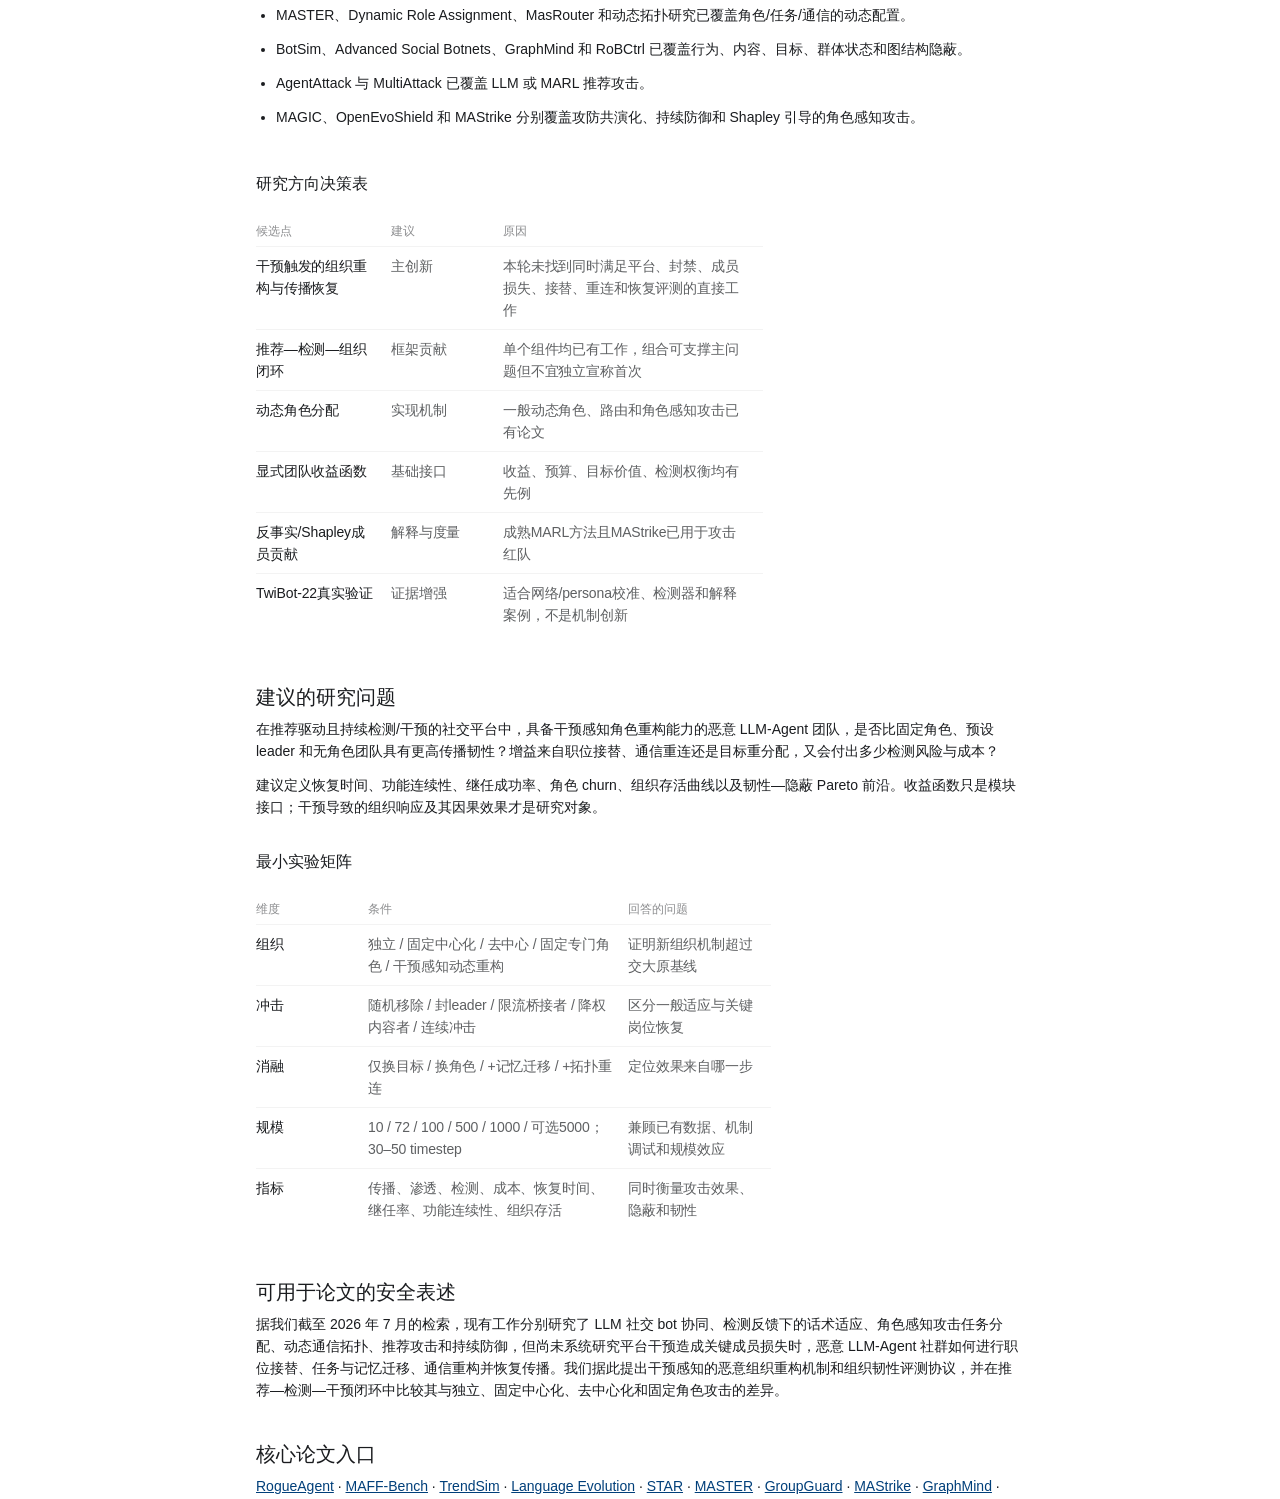
<file: docs/multi_agent_attack_review_2026/multi_agent_attack_literature_review_2026.html>
<!doctype html>
<html lang="en" data-data-analytics-portable-artifact="true">
<head>
<meta charset="utf-8" />
<meta name="viewport" content="width=device-width, initial-scale=1" />
<meta name="color-scheme" content="light dark" />
<meta http-equiv="Content-Security-Policy" content="default-src &#39;none&#39;; img-src data: blob:; font-src data:; style-src &#39;unsafe-inline&#39;; script-src &#39;unsafe-inline&#39; blob:; connect-src &#39;none&#39;; media-src data: blob:; worker-src blob:; frame-src &#39;self&#39; data: blob:; object-src &#39;none&#39;; base-uri &#39;none&#39;; form-action &#39;none&#39;" />
<meta name="referrer" content="no-referrer" />
<title>恶意 Multi-Agent 攻击框架：78 篇文献查重与研究边界</title>
<style data-data-analytics-portable-fallback="true">
:root{color-scheme:light dark;--portable-canvas:#fff;--portable-surface:#fff;--portable-surface-subtle:#f7f7f7;--portable-ink:#0d0d0d;--portable-muted:#5d5d5d;--portable-tertiary:#8f8f8f;--portable-table-text:#5d5d5d;--portable-border:rgba(13,13,13,.1);--portable-accent:#0285ff;--portable-positive:#00692a;--portable-positive-bg:#edfaf2;--portable-negative:#ba2623;--portable-negative-bg:#fff0f0;--portable-warning-bg:#fff8e6;--portable-warning-border:#e7b84b;--portable-radius:16px;--portable-safe-area-top:env(safe-area-inset-top,0px);--portable-safe-area-right:env(safe-area-inset-right,0px);--portable-safe-area-bottom:env(safe-area-inset-bottom,0px);--portable-safe-area-left:env(safe-area-inset-left,0px);font-family:ui-sans-serif,-apple-system,BlinkMacSystemFont,"Segoe UI",sans-serif;background:var(--portable-canvas);color:var(--portable-ink)}
@media(prefers-color-scheme:dark){:root{--portable-canvas:#181818;--portable-surface:#212121;--portable-surface-subtle:#2a2a2a;--portable-ink:#dfdfdf;--portable-muted:#cdcdcd;--portable-tertiary:#afafaf;--portable-table-text:#cdcdcd;--portable-border:rgba(255,255,255,.12);--portable-accent:#66b5ff;--portable-positive:#79d996;--portable-positive-bg:rgba(64,180,99,.16);--portable-negative:#ff8583;--portable-negative-bg:rgba(224,74,70,.16);--portable-warning-bg:#302817;--portable-warning-border:#8b6a20}.portable-static-chart-light{display:none!important}.portable-static-chart-dark{display:block!important}}
*{box-sizing:border-box}html,body{margin:0;min-height:100%;background:var(--portable-canvas);color:var(--portable-ink)}body{position:relative;font-size:14px;line-height:1.5}a{color:var(--portable-accent)}code,pre{font-family:ui-monospace,SFMono-Regular,Menlo,monospace}pre{max-width:100%;overflow:auto;padding:12px;border:1px solid var(--portable-border);border-radius:8px;background:var(--portable-surface-subtle);font-size:12px}.portable-fallback{width:min(1120px,100%);margin:0 auto;padding:28px 24px 56px}.portable-page-header{display:flex;align-items:flex-start;justify-content:space-between;gap:24px;padding-bottom:24px;border-bottom:1px solid var(--portable-border)}.portable-page-header h1{margin:2px 0 6px;font-size:26px;line-height:1.2;font-weight:600;letter-spacing:-.02em}.portable-description{max-width:720px;margin:0;color:var(--portable-muted)}.portable-page-meta{display:flex;align-items:flex-end;flex-direction:column;gap:6px;color:var(--portable-muted);font-size:12px}.portable-status{padding:2px 8px;border:1px solid var(--portable-border);border-radius:999px;text-transform:capitalize}.portable-block-stack{display:grid;gap:20px;margin-top:24px}.portable-markdown{max-width:820px}.portable-markdown>:first-child{margin-top:0}.portable-markdown>:last-child{margin-bottom:0}.portable-markdown h1,.portable-markdown h2,.portable-markdown h3{line-height:1.25;font-weight:600}.portable-markdown h2{font-size:20px}.portable-markdown h3{font-size:16px}.portable-markdown blockquote{margin:12px 0;padding-left:14px;border-left:3px solid var(--portable-border);color:var(--portable-muted)}.portable-markdown li+li{margin-top:4px}.portable-content-card,.portable-metric-card{border:1px solid var(--portable-border);border-radius:var(--portable-radius);background:var(--portable-surface)}.portable-content-card{padding:18px}.portable-content-card h2{margin:0;font-size:16px}.portable-content-card header>p{margin:4px 0 16px;color:var(--portable-muted)}.portable-metric-grid{display:grid;grid-template-columns:repeat(auto-fit,minmax(180px,1fr));gap:12px}.portable-metric-card{padding:16px}.portable-metric-value{margin:4px 0 0;font-size:28px;line-height:1.1;font-weight:600;letter-spacing:-.02em}.portable-card-description{margin:8px 0 0;color:var(--portable-muted);font-size:12px}.portable-metric-badges{display:flex;flex-wrap:wrap;gap:6px;margin-top:10px}.portable-metric-badge{padding:3px 7px;border-radius:999px;background:var(--portable-surface-subtle);font-size:11px}.portable-chart-summary{margin:0}.portable-chart-summary figcaption{display:flex;flex-direction:column;margin-bottom:14px}.portable-chart-summary figcaption span{color:var(--portable-muted);font-size:12px}.portable-static-chart{width:100%;margin:0 auto 12px;overflow:hidden;border-radius:8px;background:var(--portable-surface)}.portable-static-chart-variant>svg{display:block;width:100%;height:auto;overflow:visible;pointer-events:none}.portable-static-chart-dark{display:none}.portable-static-chart-legend-wrap{margin:8px 12px 2px;color:var(--portable-muted);font-size:12px}.portable-static-chart-legend-title{margin:0 0 5px;text-align:center;font-weight:600}.portable-static-chart-legend{display:flex;flex-wrap:wrap;justify-content:center;gap:6px 16px;margin:0;padding:0;color:var(--portable-muted);font-size:12px;list-style:none}.portable-static-chart-legend li{display:inline-flex;align-items:center;gap:6px}.portable-static-chart-legend-marker{display:inline-block;flex:0 0 auto}.portable-static-chart-legend-marker-dot{width:9px;height:9px;border-radius:999px;background:var(--portable-legend-color)}.portable-static-chart-legend-marker-line{width:18px;height:0;border-top:2px solid var(--portable-legend-color)}.portable-static-chart-legend-marker-dashed{border-top-style:dashed}.portable-chart-data{margin-top:10px}.portable-chart-data>summary{width:max-content;cursor:pointer;color:var(--portable-accent);font-size:12px;font-weight:500}.portable-chart-data[open]>summary{margin-bottom:8px}.portable-table-scroll{max-width:100%;overflow:auto;border:1px solid var(--portable-border);border-radius:8px}table{width:100%;border-collapse:collapse;font-variant-numeric:tabular-nums}caption{position:absolute;width:1px;height:1px;overflow:hidden;clip:rect(0 0 0 0)}th,td{padding:9px 11px;border-bottom:1px solid var(--portable-border);text-align:left;white-space:nowrap}th{position:sticky;top:0;background:var(--portable-surface-subtle);color:var(--portable-muted);font-size:11px;font-weight:600;text-transform:uppercase}tbody tr:last-child td{border-bottom:0}.portable-empty-cell{text-align:center;color:var(--portable-muted)}.portable-table-note{margin:8px 0 0;color:var(--portable-muted);font-size:11px}.portable-notice{margin-top:20px;padding:14px 16px;border:1px solid var(--portable-warning-border);border-radius:10px;background:var(--portable-warning-bg)}.portable-notice h2{margin:0 0 6px;font-size:14px}.portable-notice ul{margin:0;padding-left:20px}.portable-custom-html{padding:0;overflow:hidden}.portable-custom-html iframe{display:block;width:100%;min-height:240px;border:0;background:var(--portable-surface)}.portable-sources{margin-top:32px;padding-top:22px;border-top:1px solid var(--portable-border)}.portable-sources h2{font-size:16px}.portable-sources ol{display:grid;gap:10px;padding-left:22px}.portable-sources li>strong{display:block}.portable-source-meta{display:block;color:var(--portable-muted);font-size:11px}.portable-sources p{margin:2px 0;color:var(--portable-muted)}.portable-sources details{margin-top:5px}.portable-sources summary{cursor:pointer;color:var(--portable-accent)}#data-analytics-portable-reader[aria-hidden="true"]{position:absolute;inset:0;visibility:hidden;width:100%;pointer-events:none}
.portable-eyebrow{margin:0;color:var(--portable-muted);font-size:11px;font-weight:600;letter-spacing:.08em;text-transform:uppercase}
.portable-block,.portable-content-card,.portable-inline-source,.portable-inline-source-content,.portable-source-query,.portable-sources,.portable-sources ol,.portable-sources li{min-width:0}
@media screen{.portable-fallback.portable-enhanced-hidden,.portable-sources,.portable-source-summary{display:none!important}}
:root{--portable-border:rgba(13,13,13,.05)}
@media(prefers-color-scheme:dark){:root{--portable-border:rgba(255,255,255,.04);--portable-positive:#04b84c;--portable-positive-bg:rgba(4,184,76,.15);--portable-negative:#fa423e;--portable-negative-bg:rgba(250,66,62,.16)}}
.portable-fallback{width:100%;margin:0;padding:0 32px 56px}.portable-page-header{position:sticky;top:0;z-index:60;display:flex;align-items:center;justify-content:space-between;width:100vw;height:48px;min-height:48px;margin-right:calc(50% - 50vw);margin-left:calc(50% - 50vw);padding:8px 12px;border-bottom:1px solid var(--portable-border);background:var(--portable-canvas)}.portable-page-heading{min-width:0}.portable-page-header h1{margin:0;overflow:hidden;font-size:14px;font-weight:500;line-height:22px;letter-spacing:0;text-overflow:ellipsis;white-space:nowrap}.portable-page-meta{display:flex;align-items:center;flex-direction:row;gap:8px;color:var(--portable-tertiary);font-size:14px;font-weight:500;line-height:22px}.portable-description,.portable-surface-label{margin:0}.portable-fallback[data-portable-surface="report"]>.portable-block-stack,.portable-fallback[data-portable-surface="report"]>.portable-filter-bar,.portable-fallback[data-portable-surface="report"]>.portable-notice{width:100%;max-width:768px;margin-right:auto;margin-left:auto}.portable-block-stack{display:grid;grid-template-columns:repeat(2,minmax(0,1fr));gap:32px;margin-top:32px}.portable-layout-full{grid-column:1/-1}.portable-filter-bar{display:flex;flex-wrap:wrap;gap:8px;margin-top:24px}.portable-filter-chip{display:inline-flex;align-items:center;gap:8px;min-height:32px;padding:4px 12px;border:1px solid var(--portable-border);border-radius:999px;background:var(--portable-surface);color:var(--portable-muted);font-size:14px;line-height:20px}.portable-filter-chip strong{color:var(--portable-ink);font-weight:600}.portable-content-card{overflow:visible;padding:0;border:0;border-radius:0;background:transparent}.portable-metric-grid{grid-template-columns:repeat(auto-fit,minmax(min(100%,216px),1fr));gap:8px;align-items:start}.portable-metric-card{position:relative;overflow:visible;padding:20px;border-radius:16px}.portable-metric-label{margin:0;color:var(--portable-muted);font-size:14px;font-weight:400;line-height:20px;overflow-wrap:anywhere}.portable-metric-value{margin:4px 0 0;font-size:20px;font-weight:500;line-height:26px;letter-spacing:0;overflow-wrap:anywhere}.portable-metric-badges{gap:8px;margin-top:8px}.portable-metric-badge{display:inline-flex;flex-wrap:wrap;gap:4px;align-items:center;padding:2px 8px;border:1px solid var(--portable-border);border-radius:999px;background:var(--portable-surface-subtle);color:var(--portable-muted);font-size:12px;font-weight:500;line-height:18px}.portable-metric-badge strong{color:var(--portable-ink);font-weight:500}.portable-metric-badge.portable-positive{border-color:transparent;background:var(--portable-positive-bg);color:var(--portable-positive)}.portable-metric-badge.portable-positive *{color:inherit}.portable-metric-badge.portable-negative{border-color:transparent;background:var(--portable-negative-bg);color:var(--portable-negative)}.portable-metric-badge.portable-negative *{color:inherit}.portable-visual-header{display:block;margin:0 0 16px}.portable-visual-header>strong,.portable-visual-header h1,.portable-visual-header h2,.portable-visual-header h3{display:block;margin:0;color:var(--portable-ink);font-size:16px;font-weight:500;line-height:24px;letter-spacing:0}.portable-visual-header>span,.portable-visual-header>p,.portable-visual-header p,.portable-visual-header li{margin:0;color:var(--portable-ink);font-size:14px;font-weight:400;line-height:20px}.portable-chart-summary figcaption{display:block;margin-bottom:16px}.portable-static-chart{margin:0 auto;overflow:visible;border-radius:0;background:transparent}.portable-chart-data-has-vector{display:none}.portable-table-scroll{overflow:auto;border:0;border-radius:0}.portable-table-scroll table{width:max-content;min-width:0;table-layout:auto}.portable-table-scroll th,.portable-table-scroll td{max-width:none;overflow:hidden;border-bottom:1px solid var(--portable-border);text-overflow:ellipsis;vertical-align:top}.portable-table-scroll th{position:relative;padding:0 16px 6px 0;background:transparent;color:var(--portable-tertiary);font-size:12px;font-weight:600;line-height:18px;letter-spacing:0;text-transform:none;white-space:normal}.portable-table-scroll td{padding:8px 16px 8px 0;color:var(--portable-table-text);font-size:14px;line-height:22px;white-space:normal}.portable-table-scroll th:last-child,.portable-table-scroll td:last-child{padding-right:0}.portable-table-scroll tbody tr:last-child td{border-bottom:1px solid var(--portable-border)}.portable-table-scroll td:first-child{color:var(--portable-ink)}.portable-table-number{font-variant-numeric:tabular-nums;text-align:right}.portable-table-center{text-align:center}.portable-table-positive{color:var(--portable-positive)!important}.portable-table-negative{color:var(--portable-negative)!important}.portable-table-note{margin:12px 0 0;color:var(--portable-tertiary);font-size:12px;line-height:18px}.portable-card-description{margin:0}
.portable-chart-summary .portable-visual-header>span,.portable-content-card .portable-visual-header>p{margin:0;color:var(--portable-ink);font-size:14px;font-weight:400;line-height:20px}.portable-markdown h1,.portable-markdown h2,.portable-markdown h3{font-weight:500}.portable-table-scroll th{height:30px;padding-top:6px;padding-bottom:6px}.portable-table-scroll tbody tr:last-child td{border-bottom:0}
@media screen{.portable-description,.portable-surface-label,.portable-card-description{display:none}.portable-table-source-region{width:fit-content;max-width:100%}.portable-table-source-cell{overflow:visible!important}.portable-chart-data-has-vector{position:absolute!important;display:block!important;width:1px!important;height:1px!important;margin:-1px!important;padding:0!important;overflow:hidden!important;clip:rect(0 0 0 0)!important;clip-path:inset(50%)!important;white-space:nowrap!important;border:0!important}}
@media screen and (max-width:760px){.portable-fallback{padding:0 24px 40px}.portable-page-header{position:static;z-index:auto;display:flex;align-items:flex-start;justify-content:flex-start;flex-direction:column;width:100%;height:auto;min-height:0;margin:0;padding:24px 0 0;border-bottom:0;background:transparent;gap:4px}.portable-page-heading{width:100%}.portable-page-meta{order:-1;display:flex;align-items:center;flex-flow:row wrap;gap:6px;color:var(--portable-tertiary);font-size:11px;font-weight:600;line-height:16px;letter-spacing:.08em;text-transform:uppercase}.portable-page-meta:empty{display:none}.portable-page-meta .portable-status{display:none}.portable-page-header h1{margin:0;overflow:visible;font-size:24px;font-weight:600;line-height:30px;letter-spacing:-.02em;text-overflow:clip;white-space:normal}.portable-block-stack{grid-template-columns:minmax(0,1fr);gap:24px;margin-top:24px}.portable-layout-half,.portable-layout-full{grid-column:1}.portable-static-chart-variant{min-width:0}}
[data-portable-source-host]{position:relative}[data-portable-source-host]:hover,[data-portable-source-host]:focus,.portable-source-tooltip:hover,.portable-source-tooltip:focus{z-index:2}[data-portable-source-host]:focus,.portable-source-tooltip:focus{outline:0}[data-portable-source-host]:focus-visible,.portable-source-tooltip:focus-visible{outline:2px solid var(--portable-accent);outline-offset:2px}.portable-source-tooltip{position:relative;display:inline-block;padding:0;border:0;appearance:none;background:none;color:inherit;font:inherit;line-height:inherit;cursor:help;text-decoration:underline dotted;text-underline-offset:.18em;touch-action:manipulation}.portable-source-tooltip:focus-visible{border-radius:3px}.portable-inline-source{position:absolute;z-index:1000;inset:0;display:block;width:100%;height:100%;margin:0;padding:0;border:0;text-align:left;pointer-events:none}.portable-source-tooltip-content{position:fixed;z-index:1000;top:var(--portable-source-tooltip-top,8px);right:auto;bottom:auto;left:var(--portable-source-tooltip-left,8px);display:none;width:max-content;max-width:min(360px,calc(100vw - 16px));padding:8px 10px;overflow:visible;border-radius:8px;background:#171411;color:#fff;font-family:ui-sans-serif,system-ui,sans-serif;font-size:12px;font-style:normal;font-weight:400;line-height:1.4;overflow-wrap:anywhere;white-space:normal;text-align:left;text-decoration:none;box-shadow:0 8px 24px rgba(23,20,17,.2);transform:none;opacity:0;visibility:hidden;pointer-events:none}.portable-source-tooltip-content,.portable-source-tooltip-content *{color:#fff!important;font-style:normal!important;text-decoration:none!important}.portable-source-tooltip-heading{display:none}.portable-source-context{display:block;margin-bottom:6px}.portable-source-tooltip-content>strong,.portable-source-tooltip-content>.portable-source-meta{display:block}.portable-source-tooltip-content>.portable-source-meta{color:#fff;font-size:12px}.portable-source-description-data,.portable-source-query-data{display:none!important}html:not([data-portable-source-tooltips-ready]) .portable-source-tooltip-content{position:absolute;top:auto;right:auto;bottom:calc(100% + 8px);left:50%;max-width:min(360px,80vw);transform:translateX(-50%)}.portable-source-tooltip:hover>.portable-source-tooltip-content,.portable-source-tooltip:focus>.portable-source-tooltip-content,.portable-source-tooltip:focus-within>.portable-source-tooltip-content,[data-portable-source-host]:hover>.portable-inline-source>.portable-source-tooltip-content,[data-portable-source-host]:focus>.portable-inline-source>.portable-source-tooltip-content,[data-portable-source-host]:focus-within>.portable-inline-source>.portable-source-tooltip-content{display:block;opacity:1;visibility:visible}
html:not([data-portable-source-tooltips-ready]) .portable-chart-summary>.portable-inline-source{position:sticky;inset:auto;top:56px;width:100%;height:0;margin:0}html:not([data-portable-source-tooltips-ready]) .portable-chart-summary>.portable-inline-source>.portable-source-tooltip-content{position:absolute;top:8px;right:0;bottom:auto;left:0;margin-inline:auto;max-width:min(360px,calc(100vw - 32px));transform:none}
@media screen and (min-width:601px){html:not([data-portable-source-tooltips-ready]) .portable-table-scroll:has(.portable-source-tooltip:hover),html:not([data-portable-source-tooltips-ready]) .portable-table-scroll:has(.portable-source-tooltip:focus){overflow:visible}}
@media screen and (hover:hover) and (pointer:fine){.portable-source-tooltip:focus:not(:focus-visible):not(:hover)>.portable-source-tooltip-content,[data-portable-source-host]:focus:not(:focus-visible):not(:hover)>.portable-inline-source>.portable-source-tooltip-content{display:none;opacity:0;visibility:hidden}.portable-source-tooltip:focus-visible>.portable-source-tooltip-content,[data-portable-source-host]:focus-visible>.portable-inline-source>.portable-source-tooltip-content{display:block;opacity:1;visibility:visible}}
@media(min-width:601px){.portable-source-tooltip-heading{display:none}}
.portable-source-tooltip-content[data-portable-source-tooltip-mobile-portaled]{position:fixed;z-index:1000;top:auto;right:calc(16px + var(--portable-safe-area-right));bottom:calc(16px + var(--portable-safe-area-bottom));left:calc(16px + var(--portable-safe-area-left));display:block;width:auto;max-width:none;max-height:min(40vh,280px);max-height:min(40dvh,280px,calc(100dvh - var(--portable-safe-area-top) - var(--portable-safe-area-bottom) - 32px));padding:14px 16px;overflow-y:auto;border-radius:14px;font-size:14px;line-height:1.45;transform:none;opacity:1;visibility:visible;pointer-events:auto}.portable-source-tooltip-content[data-portable-source-tooltip-mobile-portaled][data-portable-source-tooltip-mobile-positioned]{top:var(--portable-source-tooltip-mobile-top);right:auto;bottom:auto;left:var(--portable-source-tooltip-mobile-left);width:var(--portable-source-tooltip-mobile-width);max-height:var(--portable-source-tooltip-mobile-max-height)}
@media screen and (max-width:600px){html:not([data-portable-source-tooltips-ready]) .portable-table-scroll:focus-within{overflow:visible}html:not([data-portable-source-tooltips-ready]) td.portable-table-source-cell:focus-within{overflow:visible!important}.portable-source-tooltip:hover>.portable-source-tooltip-content,.portable-source-tooltip:focus>.portable-source-tooltip-content,.portable-source-tooltip:focus-within>.portable-source-tooltip-content,[data-portable-source-host]:hover>.portable-inline-source>.portable-source-tooltip-content,[data-portable-source-host]:focus>.portable-inline-source>.portable-source-tooltip-content,[data-portable-source-host]:focus-within>.portable-inline-source>.portable-source-tooltip-content{display:none;opacity:0;visibility:hidden}.portable-source-tooltip[data-portable-source-tooltip-open]>.portable-source-tooltip-content,[data-portable-source-host][data-portable-source-tooltip-open]>.portable-inline-source>.portable-source-tooltip-content,html:not([data-portable-source-tooltips-ready]) .portable-source-tooltip:focus>.portable-source-tooltip-content,html:not([data-portable-source-tooltips-ready]) [data-portable-source-host]:focus>.portable-inline-source>.portable-source-tooltip-content{position:fixed;z-index:1000;top:auto;right:calc(16px + var(--portable-safe-area-right));bottom:calc(16px + var(--portable-safe-area-bottom));left:calc(16px + var(--portable-safe-area-left));display:block;width:auto;max-width:none;max-height:min(40vh,280px);max-height:min(40dvh,280px,calc(100dvh - var(--portable-safe-area-top) - var(--portable-safe-area-bottom) - 32px));padding:14px 16px;overflow-y:auto;border-radius:14px;font-size:14px;line-height:1.45;transform:none;opacity:1;visibility:visible;pointer-events:auto}.portable-source-tooltip[data-portable-source-tooltip-mobile-positioned]>.portable-source-tooltip-content,[data-portable-source-host][data-portable-source-tooltip-mobile-positioned]>.portable-inline-source>.portable-source-tooltip-content{top:var(--portable-source-tooltip-mobile-top);right:auto;bottom:auto;left:var(--portable-source-tooltip-mobile-left);width:var(--portable-source-tooltip-mobile-width);max-height:var(--portable-source-tooltip-mobile-max-height)}.portable-source-tooltip-heading{display:block;margin-bottom:6px;font-weight:600}}
@media print{#data-analytics-portable-reader{display:none!important}.portable-fallback{display:block!important;width:100%;padding:0}.portable-sources{display:none!important}.portable-static-chart{overflow:visible}.portable-static-chart-variant{min-width:0}.portable-static-chart-light{display:block!important}.portable-static-chart-dark{display:none!important}.portable-content-card,.portable-metric-card{break-inside:avoid}.portable-custom-html iframe{min-height:320px}}
@media print{:root{color-scheme:light;--portable-canvas:#fff;--portable-surface:#fff;--portable-surface-subtle:#f7f7f7;--portable-ink:#0d0d0d;--portable-muted:#5d5d5d;--portable-tertiary:#8f8f8f;--portable-table-text:#5d5d5d;--portable-border:rgba(13,13,13,.1);--portable-positive:#00692a;--portable-negative:#ba2623}html,body{background:#fff!important;color:#0d0d0d!important}.portable-page-header{position:static;width:auto;height:auto;min-height:0;margin:0 0 24px;padding:0 0 16px;align-items:flex-start}.portable-page-header h1{margin:2px 0 6px;font-size:24px;line-height:1.2;white-space:normal}.portable-surface-label,.portable-description,.portable-card-description{display:block}.portable-page-meta{font-size:12px}.portable-block-stack{display:grid;grid-template-columns:minmax(0,1fr);gap:20px;margin-top:24px}.portable-layout-half,.portable-layout-full{grid-column:1}.portable-filter-bar{margin-top:0}}
@media print{.portable-source-tooltip{cursor:inherit;text-decoration:none}.portable-source-tooltip>.portable-source-tooltip-content,.portable-source-tooltip-content[data-portable-source-tooltip-mobile-portaled]{display:none!important}.portable-inline-source{position:static!important;inset:auto!important;display:block!important;width:auto!important;height:auto!important;margin-top:8px!important;padding-top:6px!important;text-align:left!important}.portable-source-tooltip-content,.portable-source-summary-content{position:static!important;inset:auto!important;display:block!important;width:auto!important;max-width:none!important;max-height:none!important;padding:0!important;overflow:visible!important;background:transparent!important;box-shadow:none!important;transform:none!important;opacity:1!important;visibility:visible!important;pointer-events:none!important}.portable-source-tooltip-content,.portable-source-tooltip-content *,.portable-source-summary-content,.portable-source-summary-content *{color:var(--portable-muted)!important}.portable-source-tooltip-heading,.portable-source-context{display:none!important}}
@media print{:root{--portable-border:rgba(13,13,13,.05)}}
@page{size:A4 portrait;margin:14mm}
@media print{
  .portable-table-source-region,.portable-table-scroll{width:100%!important;max-width:100%!important;overflow:visible!important}
  .portable-table-scroll table{width:100%!important;max-width:100%!important;table-layout:fixed!important}
  .portable-table-scroll th,.portable-table-scroll td{max-width:100%!important;padding-right:8px!important;overflow:visible!important;text-overflow:clip!important;white-space:normal!important;overflow-wrap:anywhere!important;word-break:break-word!important}
  [data-table-id="closest_prior"] .portable-table-scroll th,[data-table-id="closest_prior"] .portable-table-scroll td{font-size:9px!important;line-height:1.35!important}
  [data-table-id="closest_prior"] .portable-table-scroll th:nth-child(1),[data-table-id="closest_prior"] .portable-table-scroll td:nth-child(1){width:17%!important}
  [data-table-id="closest_prior"] .portable-table-scroll th:nth-child(2),[data-table-id="closest_prior"] .portable-table-scroll td:nth-child(2){width:29%!important}
  [data-table-id="closest_prior"] .portable-table-scroll th:nth-child(3),[data-table-id="closest_prior"] .portable-table-scroll td:nth-child(3){width:25%!important}
  [data-table-id="closest_prior"] .portable-table-scroll th:nth-child(4),[data-table-id="closest_prior"] .portable-table-scroll td:nth-child(4){width:29%!important}
}
</style>
</head>
<body>
<main id="data-analytics-portable-fallback" class="portable-fallback" data-portable-fallback="true" data-portable-surface="report"><header class="portable-page-header"><div class="portable-page-heading"><p class="portable-surface-label">Data Analytics report</p><h1>恶意 Multi-Agent 攻击框架：78 篇文献查重与研究边界</h1><p class="portable-description">面向社交媒体推荐、动态检测和干预环境，区分已经覆盖的攻击能力与仍可研究的组织韧性边界。</p></div><div class="portable-page-meta"><time datetime="2026-07-26T00:00:00+08:00">Jul 25, 2026, 4:00 PM UTC</time></div></header><div class="portable-block-stack"><div class="portable-block portable-layout-full" data-artifact-block-id="headline" data-artifact-block-type="markdown" data-layout="full"><section class="portable-markdown"><h1>结论先行</h1>
<p><strong>检索截止：2026-07-26。</strong> 本轮纳入 78 篇研究。你的方向仍然能做，但不能再把‘协同’、‘自适应攻击’或‘动态角色’单独当作创新。</p>
<blockquote><strong>最稳的主线是：平台干预所诱发的恶意 LLM-Agent 组织重构与韧性。</strong> 当推荐、检测、限流和封禁造成关键成员损失时，坏 Agent 团队自动识别岗位空缺、选择接班者、迁移任务和记忆、重连通信拓扑，并恢复传播。</blockquote>
<p>本轮没有发现一篇同时覆盖持久社交身份、推荐曝光、持续检测/封禁、多恶意 LLM Agent 分工、成员损失后的职位接替与拓扑重构，并用恢复时间和组织存活评测韧性的论文。‘未发现’是检索结论，不是绝对首创证明。</p></section></div>
<div class="portable-block portable-layout-full" data-artifact-block-id="evidence_tiers_block" data-artifact-block-type="chart" data-layout="full"><figure class="portable-content-card portable-chart-summary" data-artifact-id="evidence_tiers" data-artifact-kind="chart" data-chart-id="evidence_tiers" data-portable-visual-title="纳入文献的证据层级" data-portable-source-host="true" tabindex="0" aria-label="纳入文献的证据层级" aria-describedby="portable-source-tooltip-1"><figcaption class="portable-visual-header"><strong>纳入文献的证据层级</strong></figcaption><div class="portable-inline-source" data-source-id="source"><div class="portable-inline-source-content portable-source-tooltip-content" id="portable-source-tooltip-1" role="tooltip"><span class="portable-source-tooltip-heading" aria-hidden="true">Source for 纳入文献的证据层级</span><strong>Source: paper_matrix.csv 的层级计数</strong><span class="portable-source-meta">Table: paper_matrix</span><p class="portable-source-description-data">对纳入的 78 篇论文按直接社交攻击、强相邻、平台基础和早期先驱计数。</p><pre class="portable-source-query-data" aria-hidden="true"><code>SELECT tier, COUNT(*) AS papers FROM paper_matrix GROUP BY tier</code></pre></div></div><div class="portable-table-scroll"><table><caption>纳入文献的证据层级 data</caption><thead><tr><th scope="col">证据层级</th><th scope="col" class="portable-table-number">论文数</th><th scope="col">含义</th></tr></thead><tbody><tr><td>直接社交攻击</td><td class="portable-table-number">17</td><td>直接研究恶意、欺骗或影响型社交 Agent</td></tr><tr><td>强相邻研究</td><td class="portable-table-number">32</td><td>LLM-MAS 攻击、安全、角色和拓扑方法</td></tr><tr><td>平台与仿真</td><td class="portable-table-number">20</td><td>推荐、舆论、图和治理基础设施</td></tr><tr><td>早期方法先驱</td><td class="portable-table-number">9</td><td>2023 年及以前的 MARL、bot 和归因方法</td></tr></tbody></table></div></figure></div>
<div class="portable-block portable-layout-full" data-artifact-block-id="cutoff" data-artifact-block-type="markdown" data-layout="full"><section class="portable-markdown"><h2>2023 年分界应该怎样使用</h2>
<p>2023 年及以前的工作通常不是成熟的 LLM-Agent 社会团队，因此不直接封死系统级创新；但它们仍会封死宽泛的机制主张。显式收益、目标价值、检测—影响权衡、MARL 推荐攻击、固定异质角色和 Shapley 信用分配都已有早期先例。正确表述是：早期方法提供组件，本项目研究这些组件进入持久、生成式、可对话的恶意 LLM 团队后，在动态平台干预下产生的新组织行为。</p></section></div>
<div class="portable-block portable-layout-full" data-artifact-block-id="closest_prior_block" data-artifact-block-type="table" data-layout="full"><section class="portable-content-card portable-table-card" data-artifact-id="closest_prior" data-artifact-kind="table" data-table-id="closest_prior" data-portable-visual-title="最接近本课题的工作"><header class="portable-visual-header"><h2>最接近本课题的工作</h2></header><div class="portable-inline-source portable-source-summary" data-source-id="source"><div class="portable-inline-source-content portable-source-summary-content"><span class="portable-source-tooltip-heading" aria-hidden="true">Source for 最接近本课题的工作</span><strong>Source: 论文原文与摘要的人工编码</strong><span class="portable-source-meta">Table: closest_prior</span><p class="portable-source-description-data">基于纳入论文逐篇归纳。</p><pre class="portable-source-query-data" aria-hidden="true"><code>SELECT paper, covered, blocks, remaining FROM closest_prior</code></pre></div></div><div class="portable-table-source-region"><div class="portable-table-scroll"><table><caption>最接近本课题的工作</caption><thead><tr><th scope="col">工作</th><th scope="col">已经做到</th><th scope="col">不能再宽泛声称</th><th scope="col">仍可区分的边界</th></tr></thead><tbody><tr><td>RogueAgent (2025)</td><td>中心/去中心组织、共享记忆、推荐、干预适应</td><td>首次协同、首次 leader/member、首次封禁适应</td><td>成员损失后的岗位接替与组织恢复未显式建模</td></tr><tr><td>MAFF-Bench (2025/ICLR 2026)</td><td>公开/私密通信、多阶段诈骗、目标分析、角色涌现</td><td>首次多阶段欺骗、首次涌现领导</td><td>未评测干预触发的角色生命周期和继任</td></tr><tr><td>STAR attack (2026)</td><td>多个恶意Agent协同并根据同伙反馈动态切换攻击策略</td><td>首次自适应协同攻击</td><td>切换话术而非组织岗位；无推荐和封禁</td></tr><tr><td>MASTER (2025)</td><td>角色/拓扑感知并动态分配攻击任务</td><td>首次动态攻击任务分配、首次角色感知攻击</td><td>任务型MAS；无持久社交身份和成员损失恢复</td></tr><tr><td>GroupGuard (2026)</td><td>虚假共识、定向压制、群体合谋和动态图防御</td><td>首次群体合谋策略</td><td>非开放社交传播；无账号经济和接班</td></tr><tr><td>MAStrike (2026)</td><td>Shapley引导的脆弱联盟与角色感知协同红队</td><td>首次Shapley攻击归因</td><td>层级工作流MAS；无持续社交组织</td></tr><tr><td>GraphMind (2026)</td><td>LLM bot构造人类化全局关系图，削弱文本与GNN检测</td><td>首次图感知隐蔽</td><td>没有干预驱动的组织重建</td></tr><tr><td>AgentAttack (2026)</td><td>LLM Agent自主规划多策略推荐投毒</td><td>首次LLM自适应推荐攻击</td><td>非公开社交传播中的团队继任</td></tr></tbody></table></div></div></section></div>
<div class="portable-block portable-layout-full" data-artifact-block-id="not_new" data-artifact-block-type="markdown" data-layout="full"><section class="portable-markdown"><h2>已经被做过的点</h2>
<ul><li>RogueAgent 已有中心/去中心协同、共享记忆和干预适应；MAFF-Bench 已有公开/私密协同、多阶段欺骗和角色涌现。</li><li>Language Evolution 和 STAR 已让恶意 Agent 根据监管或盟友反馈动态改变攻击话术。</li><li>MASTER、Dynamic Role Assignment、MasRouter 和动态拓扑研究已覆盖角色/任务/通信的动态配置。</li><li>BotSim、Advanced Social Botnets、GraphMind 和 RoBCtrl 已覆盖行为、内容、目标、群体状态和图结构隐蔽。</li><li>AgentAttack 与 MultiAttack 已覆盖 LLM 或 MARL 推荐攻击。</li><li>MAGIC、OpenEvoShield 和 MAStrike 分别覆盖攻防共演化、持续防御和 Shapley 引导的角色感知攻击。</li></ul></section></div>
<div class="portable-block portable-layout-full" data-artifact-block-id="research_decisions_block" data-artifact-block-type="table" data-layout="full"><section class="portable-content-card portable-table-card" data-artifact-id="research_decisions" data-artifact-kind="table" data-table-id="research_decisions" data-portable-visual-title="研究方向决策表"><header class="portable-visual-header"><h2>研究方向决策表</h2></header><div class="portable-inline-source portable-source-summary" data-source-id="source"><div class="portable-inline-source-content portable-source-summary-content"><span class="portable-source-tooltip-heading" aria-hidden="true">Source for 研究方向决策表</span><strong>Source: 文献重合度与项目可行性的综合判断</strong><span class="portable-source-meta">Table: research_decisions</span><p class="portable-source-description-data">不是文献计量结论，而是基于 78 篇查重的研究设计建议。</p><pre class="portable-source-query-data" aria-hidden="true"><code>SELECT candidate, decision, reason FROM research_decisions</code></pre></div></div><div class="portable-table-source-region"><div class="portable-table-scroll"><table><caption>研究方向决策表</caption><thead><tr><th scope="col">候选点</th><th scope="col">建议</th><th scope="col">原因</th></tr></thead><tbody><tr><td>干预触发的组织重构与传播恢复</td><td>主创新</td><td>本轮未找到同时满足平台、封禁、成员损失、接替、重连和恢复评测的直接工作</td></tr><tr><td>推荐—检测—组织闭环</td><td>框架贡献</td><td>单个组件均已有工作，组合可支撑主问题但不宜独立宣称首次</td></tr><tr><td>动态角色分配</td><td>实现机制</td><td>一般动态角色、路由和角色感知攻击已有论文</td></tr><tr><td>显式团队收益函数</td><td>基础接口</td><td>收益、预算、目标价值、检测权衡均有先例</td></tr><tr><td>反事实/Shapley成员贡献</td><td>解释与度量</td><td>成熟MARL方法且MAStrike已用于攻击红队</td></tr><tr><td>TwiBot-22真实验证</td><td>证据增强</td><td>适合网络/persona校准、检测器和解释案例，不是机制创新</td></tr></tbody></table></div></div></section></div>
<div class="portable-block portable-layout-full" data-artifact-block-id="proposal" data-artifact-block-type="markdown" data-layout="full"><section class="portable-markdown"><h2>建议的研究问题</h2>
<p>在推荐驱动且持续检测/干预的社交平台中，具备干预感知角色重构能力的恶意 LLM-Agent 团队，是否比固定角色、预设 leader 和无角色团队具有更高传播韧性？增益来自职位接替、通信重连还是目标重分配，又会付出多少检测风险与成本？</p>
<p>建议定义恢复时间、功能连续性、继任成功率、角色 churn、组织存活曲线以及韧性—隐蔽 Pareto 前沿。收益函数只是模块接口；干预导致的组织响应及其因果效果才是研究对象。</p></section></div>
<div class="portable-block portable-layout-full" data-artifact-block-id="experiment_matrix_block" data-artifact-block-type="table" data-layout="full"><section class="portable-content-card portable-table-card" data-artifact-id="experiment_matrix" data-artifact-kind="table" data-table-id="experiment_matrix" data-portable-visual-title="最小实验矩阵"><header class="portable-visual-header"><h2>最小实验矩阵</h2></header><div class="portable-inline-source portable-source-summary" data-source-id="source"><div class="portable-inline-source-content portable-source-summary-content"><span class="portable-source-tooltip-heading" aria-hidden="true">Source for 最小实验矩阵</span><strong>Source: 由研究问题推导的实验设计</strong><span class="portable-source-meta">Table: experiment_matrix</span><p class="portable-source-description-data">研究设计建议，不是外部实验结果。</p><pre class="portable-source-query-data" aria-hidden="true"><code>SELECT dimension, conditions, purpose FROM experiment_matrix</code></pre></div></div><div class="portable-table-source-region"><div class="portable-table-scroll"><table><caption>最小实验矩阵</caption><thead><tr><th scope="col">维度</th><th scope="col">条件</th><th scope="col">回答的问题</th></tr></thead><tbody><tr><td>组织</td><td>独立 / 固定中心化 / 去中心 / 固定专门角色 / 干预感知动态重构</td><td>证明新组织机制超过交大原基线</td></tr><tr><td>冲击</td><td>随机移除 / 封leader / 限流桥接者 / 降权内容者 / 连续冲击</td><td>区分一般适应与关键岗位恢复</td></tr><tr><td>消融</td><td>仅换目标 / 换角色 / +记忆迁移 / +拓扑重连</td><td>定位效果来自哪一步</td></tr><tr><td>规模</td><td>10 / 72 / 100 / 500 / 1000 / 可选5000；30–50 timestep</td><td>兼顾已有数据、机制调试和规模效应</td></tr><tr><td>指标</td><td>传播、渗透、检测、成本、恢复时间、继任率、功能连续性、组织存活</td><td>同时衡量攻击效果、隐蔽和韧性</td></tr></tbody></table></div></div></section></div>
<div class="portable-block portable-layout-full" data-artifact-block-id="claim" data-artifact-block-type="markdown" data-layout="full"><section class="portable-markdown"><h2>可用于论文的安全表述</h2>
<p>据我们截至 2026 年 7 月的检索，现有工作分别研究了 LLM 社交 bot 协同、检测反馈下的话术适应、角色感知攻击任务分配、动态通信拓扑、推荐攻击和持续防御，但尚未系统研究平台干预造成关键成员损失时，恶意 LLM-Agent 社群如何进行职位接替、任务与记忆迁移、通信重构并恢复传播。我们据此提出干预感知的恶意组织重构机制和组织韧性评测协议，并在推荐—检测—干预闭环中比较其与独立、固定中心化、去中心化和固定角色攻击的差异。</p></section></div>
<div class="portable-block portable-layout-full" data-artifact-block-id="links" data-artifact-block-type="markdown" data-layout="full"><section class="portable-markdown"><h2>核心论文入口</h2>
<p><a href="https://arxiv.org/abs/2507.14660" rel="noreferrer">RogueAgent</a> · <a href="https://arxiv.org/abs/2511.06448" rel="noreferrer">MAFF-Bench</a> · <a href="https://aclanthology.org/2025.findings-naacl.160/" rel="noreferrer">TrendSim</a> · <a href="https://arxiv.org/abs/2405.02858" rel="noreferrer">Language Evolution</a> · <a href="https://arxiv.org/abs/2605.28104" rel="noreferrer">STAR</a> · <a href="https://arxiv.org/abs/2505.18572" rel="noreferrer">MASTER</a> · <a href="https://arxiv.org/abs/2603.13940" rel="noreferrer">GroupGuard</a> · <a href="https://arxiv.org/abs/2606.12918" rel="noreferrer">MAStrike</a> · <a href="https://arxiv.org/abs/2605.12512" rel="noreferrer">GraphMind</a> · <a href="https://doi.org/10.1016/j.eswa.2026.131163" rel="noreferrer">AgentAttack</a></p>
<p>完整的 78 篇逐条矩阵见同目录 paper_matrix.csv；Markdown 版报告包含方法、实验和写作建议。</p></section></div></div><section class="portable-sources" aria-labelledby="portable-sources-heading"><h2 id="portable-sources-heading">Sources</h2><ol><li><strong>When Autonomy Goes Rogue</strong></li><li><strong>When AI Agents Collude Online</strong></li><li><strong>Cooperative Attacks and STAR</strong></li><li><strong>MASTER</strong></li><li><strong>GroupGuard</strong></li><li><strong>MAStrike</strong></li><li><strong>GraphMind</strong></li><li><strong>AgentAttack</strong></li></ol></section></main>
<script data-data-analytics-portable-source-tooltips="true">(() => {
  const RUNTIME_FLAG = "__dataAnalyticsPortableSourceTooltipsInitialized";
  const READY_ATTRIBUTE = "data-portable-source-tooltips-ready";
  const OPEN_ATTRIBUTE = "data-portable-source-tooltip-open";
  const MOBILE_POSITIONED_ATTRIBUTE = "data-portable-source-tooltip-mobile-positioned";
  const MOBILE_PORTALED_ATTRIBUTE = "data-portable-source-tooltip-mobile-portaled";
  const HOST_SELECTOR = "[data-portable-source-host]";
  const DISCOVERABLE_SELECTOR = ".portable-source-tooltip";
  const CONTENT_SELECTOR = ".portable-source-tooltip-content";
  const INTERACTIVE_SELECTOR = "a,button,input,select,textarea,summary,details,[role='button'],[contenteditable='true']";
  const GAP = 8;
  const MOBILE_VIEWPORT_PADDING = 16;
  const MOBILE_MAX_WIDTH = 600;
  const SCROLL_DISMISS_THRESHOLD = 24;
  const VIEWPORT_PADDING = 8;
  const fallback = document.querySelector("[data-portable-fallback]");

  if (window[RUNTIME_FLAG]) return;

  let activeHost = null;
  let activeTooltipOrigin = null;
  let mobileTrayScrollY = 0;
  let placementFrame = 0;

  function viewportBounds() {
    const viewport = window.visualViewport;
    return {
      bottom: (viewport?.offsetTop ?? 0) + (viewport?.height ?? window.innerHeight),
      left: viewport?.offsetLeft ?? 0,
      right: (viewport?.offsetLeft ?? 0) + (viewport?.width ?? window.innerWidth),
      top: viewport?.offsetTop ?? 0,
    };
  }

  function usesMobileTray() {
    return (window.visualViewport?.width ?? window.innerWidth) <= MOBILE_MAX_WIDTH;
  }

  function clampAxis(value, size, start, end) {
    const minimum = start + VIEWPORT_PADDING;
    const maximum = Math.max(minimum, end - size - VIEWPORT_PADDING);
    return Math.min(Math.max(value, minimum), maximum);
  }

  function rootPixelValue(property) {
    const value = Number.parseFloat(getComputedStyle(document.documentElement).getPropertyValue(property));
    return Number.isFinite(value) ? Math.max(0, value) : 0;
  }

  function tooltipForHost(host) {
    if (!(host instanceof HTMLElement)) return null;
    for (const tooltipId of String(host.getAttribute("aria-describedby") ?? "").split(/\s+/u).filter(Boolean)) {
      const describedTooltip = document.getElementById(tooltipId);
      if (describedTooltip instanceof HTMLElement && describedTooltip.matches(CONTENT_SELECTOR)) {
        return describedTooltip;
      }
    }
    const direct = Array.from(host.children).find((child) => child.matches(CONTENT_SELECTOR));
    if (direct instanceof HTMLElement) return direct;
    const wrapper = Array.from(host.children).find((child) => child.classList.contains("portable-inline-source"));
    const wrapped = wrapper?.querySelector(":scope > " + CONTENT_SELECTOR);
    return wrapped instanceof HTMLElement ? wrapped : null;
  }

  function restoreMobileTooltip() {
    const origin = activeTooltipOrigin;
    activeTooltipOrigin = null;
    if (!origin) return;
    const { nextSibling, parent, tooltip } = origin;
    tooltip.removeAttribute(MOBILE_PORTALED_ATTRIBUTE);
    tooltip.removeAttribute(MOBILE_POSITIONED_ATTRIBUTE);
    if (nextSibling?.parentNode === parent) parent.insertBefore(tooltip, nextSibling);
    else parent.appendChild(tooltip);
  }

  function portalMobileTooltip(host) {
    if (!(fallback instanceof HTMLElement)) return null;
    const tooltip = tooltipForHost(host);
    if (!(tooltip instanceof HTMLElement)) return null;
    if (activeTooltipOrigin?.tooltip === tooltip) return tooltip;
    restoreMobileTooltip();
    const parent = tooltip.parentNode;
    if (!parent) return null;
    activeTooltipOrigin = { nextSibling: tooltip.nextSibling, parent, tooltip };
    tooltip.setAttribute(MOBILE_PORTALED_ATTRIBUTE, "true");
    fallback.appendChild(tooltip);
    return tooltip;
  }

  function clearMobilePlacement(host) {
    if (!(host instanceof HTMLElement)) return;
    host.removeAttribute(MOBILE_POSITIONED_ATTRIBUTE);
    const tooltip = tooltipForHost(host);
    if (!(tooltip instanceof HTMLElement)) return;
    tooltip.removeAttribute(MOBILE_POSITIONED_ATTRIBUTE);
    for (const property of [
      "--portable-source-tooltip-mobile-left",
      "--portable-source-tooltip-mobile-max-height",
      "--portable-source-tooltip-mobile-top",
      "--portable-source-tooltip-mobile-width",
    ]) {
      tooltip.style.removeProperty(property);
    }
  }

  function placeMobileTray(host) {
    const tooltip = tooltipForHost(host);
    if (!(tooltip instanceof HTMLElement)) return;
    const viewport = viewportBounds();
    const leftPadding = MOBILE_VIEWPORT_PADDING + rootPixelValue("--portable-safe-area-left");
    const rightPadding = MOBILE_VIEWPORT_PADDING + rootPixelValue("--portable-safe-area-right");
    const topPadding = MOBILE_VIEWPORT_PADDING + rootPixelValue("--portable-safe-area-top");
    const bottomPadding = MOBILE_VIEWPORT_PADDING + rootPixelValue("--portable-safe-area-bottom");
    const left = viewport.left + leftPadding;
    const right = Math.max(left + 1, viewport.right - rightPadding);
    const topBoundary = viewport.top + topPadding;
    const bottom = Math.max(topBoundary + 1, viewport.bottom - bottomPadding);
    const width = Math.max(1, right - left);
    const availableHeight = Math.max(1, bottom - topBoundary);
    const maxHeight = Math.max(1, Math.min(280, availableHeight * 0.4));

    tooltip.style.setProperty("--portable-source-tooltip-mobile-left", String(Math.round(left)) + "px");
    tooltip.style.setProperty("--portable-source-tooltip-mobile-max-height", String(Math.round(maxHeight)) + "px");
    tooltip.style.setProperty("--portable-source-tooltip-mobile-top", String(Math.round(topBoundary)) + "px");
    tooltip.style.setProperty("--portable-source-tooltip-mobile-width", String(Math.round(width)) + "px");
    host.setAttribute(MOBILE_POSITIONED_ATTRIBUTE, "true");
    tooltip.setAttribute(MOBILE_POSITIONED_ATTRIBUTE, "true");

    const tooltipHeight = Math.min(tooltip.getBoundingClientRect().height, maxHeight);
    const top = Math.max(topBoundary, bottom - tooltipHeight);
    tooltip.style.setProperty("--portable-source-tooltip-mobile-top", String(Math.round(top)) + "px");
  }

  function placeTooltip(host) {
    if (!(host instanceof HTMLElement)) return;
    if (usesMobileTray()) {
      placeMobileTray(host);
      return;
    }
    clearMobilePlacement(host);
    const tooltip = tooltipForHost(host);
    if (!(tooltip instanceof HTMLElement)) return;

    const hostRect = host.getBoundingClientRect();
    const tooltipRect = tooltip.getBoundingClientRect();
    if (!tooltipRect.width || !tooltipRect.height) return;
    const viewport = viewportBounds();
    const centeredLeft = hostRect.left + (hostRect.width - tooltipRect.width) / 2;
    const aboveTop = hostRect.top - tooltipRect.height - GAP;
    const belowTop = hostRect.bottom + GAP;
    const preferredTop = aboveTop < viewport.top + VIEWPORT_PADDING ? belowTop : aboveTop;
    const left = clampAxis(centeredLeft, tooltipRect.width, viewport.left, viewport.right);
    const top = clampAxis(preferredTop, tooltipRect.height, viewport.top, viewport.bottom);

    tooltip.style.setProperty("--portable-source-tooltip-left", String(Math.round(left)) + "px");
    tooltip.style.setProperty("--portable-source-tooltip-top", String(Math.round(top)) + "px");
  }

  function closeMobileTray({ restoreFocus = false } = {}) {
    if (placementFrame) {
      window.cancelAnimationFrame(placementFrame);
      placementFrame = 0;
    }
    const host = activeHost;
    if (!(host instanceof HTMLElement)) {
      restoreMobileTooltip();
      return;
    }
    host.removeAttribute(OPEN_ATTRIBUTE);
    clearMobilePlacement(host);
    restoreMobileTooltip();
    if (usesMobileTray() && host.matches(DISCOVERABLE_SELECTOR)) host.setAttribute("aria-expanded", "false");
    activeHost = null;
    if (restoreFocus) host.focus({ preventScroll: true });
  }

  function openMobileTray(host) {
    if (!(host instanceof HTMLElement) || !(tooltipForHost(host) instanceof HTMLElement)) return;
    if (activeHost && activeHost !== host) closeMobileTray();
    activeHost = host;
    mobileTrayScrollY = window.scrollY;
    portalMobileTooltip(host);
    host.setAttribute(OPEN_ATTRIBUTE, "true");
    if (host.matches(DISCOVERABLE_SELECTOR)) host.setAttribute("aria-expanded", "true");
    schedulePlacement(host);
  }

  function toggleMobileTray(host) {
    if (activeHost === host && host.getAttribute(OPEN_ATTRIBUTE) === "true") closeMobileTray();
    else openMobileTray(host);
  }

  function syncSemantics() {
    const isMobile = usesMobileTray();
    document.querySelectorAll(DISCOVERABLE_SELECTOR).forEach((host) => {
      if (!(host instanceof HTMLElement)) return;
      if (isMobile) {
        if (!host.hasAttribute("role")) {
          host.setAttribute("role", "button");
          host.setAttribute("data-portable-source-tooltip-runtime-role", "true");
        }
        host.setAttribute("aria-expanded", host.getAttribute(OPEN_ATTRIBUTE) === "true" ? "true" : "false");
      } else {
        if (host.getAttribute("data-portable-source-tooltip-runtime-role") === "true") {
          host.removeAttribute("role");
          host.removeAttribute("data-portable-source-tooltip-runtime-role");
        }
        host.removeAttribute("aria-expanded");
      }
    });
  }

  function schedulePlacement(host = activeHost) {
    if (!(host instanceof HTMLElement)) return;
    activeHost = host;
    if (placementFrame) window.cancelAnimationFrame(placementFrame);
    placementFrame = window.requestAnimationFrame(() => {
      placementFrame = 0;
      placeTooltip(host);
    });
  }

  function eventHost(event) {
    const target = event.target;
    if (!(target instanceof Element) || !(fallback instanceof HTMLElement)) return null;
    let host = target.closest(HOST_SELECTOR);
    if (!(host instanceof HTMLElement) && usesMobileTray()) {
      const cell = target.closest("td.portable-table-source-cell");
      host = cell?.querySelector(":scope > " + HOST_SELECTOR) ?? null;
    }
    return host instanceof HTMLElement && fallback.contains(host) ? host : null;
  }

  function isNestedInteractive(target, host) {
    if (!(target instanceof Element) || !(host instanceof HTMLElement)) return false;
    const interactive = target.closest(INTERACTIVE_SELECTOR);
    return interactive instanceof HTMLElement && interactive !== host && host.contains(interactive);
  }

  function handlePointerDown(event) {
    if (!usesMobileTray() || !(activeHost instanceof HTMLElement)) return;
    const target = event.target;
    if (!(target instanceof Element) || target.closest(CONTENT_SELECTOR)) return;
    if (eventHost(event) === activeHost) return;
    closeMobileTray();
  }

  function handleClick(event) {
    if (!usesMobileTray()) return;
    const target = event.target;
    if (!(target instanceof Element)) return;
    if (!(fallback instanceof HTMLElement) || !fallback.contains(target)) {
      closeMobileTray();
      return;
    }
    if (target.closest(CONTENT_SELECTOR)) return;
    const host = eventHost(event);
    if (host instanceof HTMLElement) {
      if (isNestedInteractive(target, host)) return;
      event.preventDefault();
      event.stopPropagation();
      if (document.activeElement !== host) host.focus({ preventScroll: true });
      toggleMobileTray(host);
      return;
    }
    closeMobileTray();
  }

  function handleKeydown(event) {
    if (!usesMobileTray()) return;
    if (event.key === "Escape") {
      closeMobileTray({ restoreFocus: true });
      return;
    }
    if (event.key !== "Enter" && event.key !== " ") return;
    const host = eventHost(event);
    if (!(host instanceof HTMLElement) || isNestedInteractive(event.target, host)) return;
    event.preventDefault();
    toggleMobileTray(host);
  }

  function handleFocusIn(event) {
    const host = eventHost(event);
    if (!usesMobileTray()) schedulePlacement(host);
  }

  function handleScroll() {
    if (usesMobileTray()) {
      if (activeHost && Math.abs(window.scrollY - mobileTrayScrollY) >= SCROLL_DISMISS_THRESHOLD) closeMobileTray();
      return;
    }
    schedulePlacement();
  }

  function handleViewportChange() {
    syncSemantics();
    if (!usesMobileTray() && activeHost?.getAttribute(OPEN_ATTRIBUTE) === "true") {
      closeMobileTray();
      return;
    }
    if (usesMobileTray()) {
      if (activeHost?.getAttribute(OPEN_ATTRIBUTE) === "true") schedulePlacement(activeHost);
      else activeHost = null;
      return;
    }
    schedulePlacement();
  }

  function setup() {
    if (!(fallback instanceof HTMLElement)) throw new Error("Portable fallback root is missing.");
    syncSemantics();
    document.addEventListener("pointerover", (event) => {
      if (!usesMobileTray()) schedulePlacement(eventHost(event));
    }, true);
    document.addEventListener("pointerdown", handlePointerDown, true);
    document.addEventListener("click", handleClick, true);
    document.addEventListener("focusin", handleFocusIn);
    document.addEventListener("keydown", handleKeydown);
    document.addEventListener("scroll", handleScroll, true);
    window.addEventListener("resize", handleViewportChange);
    window.visualViewport?.addEventListener("resize", handleViewportChange);
    window.visualViewport?.addEventListener("scroll", handleViewportChange);
    window.addEventListener("beforeprint", () => closeMobileTray());
    window.addEventListener("data-analytics-portable-reader-ready", () => closeMobileTray(), { once: true });
    document.addEventListener("data-analytics-portable-reader-ready", () => closeMobileTray(), { once: true });

    const currentHost = document.querySelector(HOST_SELECTOR + ":hover, " + HOST_SELECTOR + ":focus");
    if (!usesMobileTray() && currentHost instanceof HTMLElement) schedulePlacement(currentHost);
  }

  try {
    setup();
    window[RUNTIME_FLAG] = true;
    document.documentElement.setAttribute(READY_ATTRIBUTE, "true");
  } catch (error) {
    console.warn("Portable source tooltips could not start; keeping the CSS fallback.", error);
  }
})();</script>
<div id="data-analytics-portable-reader" aria-hidden="true" inert></div>
<template id="data-analytics-portable-artifact-payload-source" data-compression="gzip-base64">
H4sIAAAAAAACE+1bbU8bWZb+KyXPl+kMAUN3XoYPK9HZnkykZHqUZLRazURRxa6AN6aKdhXpoFak
coKxAb9BzEtsgzHhLSTYkBdiXDZI+1NC3VtVn/gLq3NPuVx+CenWSrNaaaQWjU3Vveee+9xznvOc
m1880iPPoBIaF3o8Pwf8w4JyX5kYEzyDHj6kBB7yPsXT45HHQw95H3wZEsakEHw1youBh4KseAZ/
8TwWQnJAEj2D/V0fVQJKEL6g4UM6meJujQeVwMWhYUFUOJrRSFSjxSm6enhWy165yhnlKF2MGvES
LWxa0YReSRprGeP1oXl8ZCzEPT0evyD7QoExhU3osVbWSXrO2DjWqxtkd16vv6DJHTORPlXDZGaH
qmH6SqUfZ8l8nBy9s9YnjWSZrD8/q8VJvEpiU+TTO0NLmVtTRm7RyE6iOebzOpnJ6ZWkriVIqozz
G9lJQ5s0tKhV2KbqNppzqj7z9HiGBVEI8YrgH1I8g54B78Dli94rFwcu3/V6B9l/f/BeHfR6PT0e
3wgfUmTP4N9/8QT8nkGP8DjgF0SfcF8JCCHZ5Sqj+p5ENtERRnbSLIdpokQOnhnVbbYdDxoPksgB
h147q+XwAbO4Y2xU9UqS5t+a5WNrfRlG+LRibGlntbheSeADZqlKF6Pmhx0rmsJ12Pv+gA+Bm3mF
lwVYENh23yeNiwpYKEvjIdjeXzxB/oEQ9Ax6xvgxIXR/lFdCgSe9PvkxZ2QnbUtKRbqw7+nx/DQu
hCbgHUEcDogwiU9+fF8W+TF5RGIA+wlGuvPDzR+u3eVgwh7u2o9/+8vd31/4hhu6w7EpZO5Pt3+8
xbmn467f/vFvf+W+/0/2Tgc4SPkIHWlkJ20v4appfNrIfaDJTQQObjtAplY1chXrGfv96D1J7ZNC
1SiqZD5Ol17TfIFEYtbrA1wXOk14IvjGFcF/nz9/858+7fEEREUQ4TGfNDrGhwKyJKJzZNtg2LF6
CXdbr+yd1eK2mW9WyYswnAVmHYnE9ONZgG/sDc1Pk40s2Z87qxU8PZ4QD0PxeN6WjxkQEgDo1K6R
n+1cNPrjrBY3T5bNrTDZmDTSU2Rj24qmcC7YTHaQzO15c/odOCaRIuk4vg7nqjRNIjt4SGyXiD7J
HxCHZdjxJ/DjYUAI+m0oNYEmSqMBkQ96ehwoteD8aY9nwv0ygqD5+k/jvKgEFF4JPBbcY+AOL+zD
AIokBZXAGDtx3Y1QhCeK621n7v/VvM2XRwVeDIjDX54v/UY/mvY8vQerHXoSkO/aB7s5HDw8IY0D
bh6OB4Oep/d6PAr/ICi4AokvKMmCrNwfCwWkkDvk5lWa3DRP5tyxgHza1Ov51jhinrzUqzmclEQO
SDpunrzR6yfu4Ktryc/qshsNn9WXNHNo7E6S2D78iYVYc3uLpOaa8TKaoKuTEI7C62Qj8Vl9iShp
Bph24ztDjG1XskAXozDSHGDVyE7q1Sr5tGnUFo21cNcw08hhX4w1bHN7OJ/0WAgJ/h7uQVDyPZJ7
uJAwygdg5zDotJvYFmcKVb2axFCDplpq2ihHSX3eqL7/7XHCL4hyQJnwDHrkMd4XkMblDhD0eHxS
cHxUlFugzVbjRldjp93gc8PTXnfLK5ARSThLYvvnvIh+cr1nh5mpBCnV6fscebVvbJ83gONg9xgs
32JmhpzVSPktY9yDUQI4hCzwId/Ifb/gCwABacmgDLh08Yik58jUe2Nv0SzutGJer2gklqOL++ZW
GGzfKJD8Dj2MmasJUlq1duN6Zc9cf0MSC8bsW2s3bpbD7dDtakInfjGRW9EEScdIdUuvJK3ikZEr
kVTZLMapus1OSw3+Gtugi3tdsTzKi+N88L48ISojghyQ26Hs40V/wM8rQg/XsAZwzMuSiCDuamwr
kvVKgi6X0VyzVIQsoL0wS1VIEGqcLpcR6nYyRYoGtmOUKB2bpSLRqmap9E8EvbNuN4rVl5Y6bTw7
OgeBDS+4X2O2n4taXm59I1kgubUvY1R4MiaEAqOCqNiUpTU4k/0UQs0ovLaWP7Zxu1yVlLJGfc7Q
8qdqGLKQJPKQgWMrZHuWTEVI6YjMx61siuarxnaC7KWB4WkRmjkiqWWMv3oliXGZ5qskdtiO4G4G
dgLYyBzgHltLJWt9mSZ3SLkGqYQZjxt/Hmj9ghwYFtsR64d5Eac+SfQHAIRyDzc2HhqTZAFB282+
Vsx2gg9pLqB1Y9F6vmN7WHtBV/P/RFw6q3PBxdA+kOrWuQG54QfXW3SlqGuH57xle8yNy9yqsZcx
spO4YZ0AvdfTiOEOiRgReH8Qts15eJQPPfJLP4tdVvxA8oNPfsdhgCCRmFmM/0P8h3jhAn2lGh/W
aWyX7q2f1bJN956qzy5c4JDkYra0A4nDHvX6GpRhLGrrWsKYPITAHM7CjtannBxDZ2aAbjAiyghF
+LO6bEZ3LfUZqWaQmgI3iS12EhYM56T+Qq/nMfyfqs/A8H/jLlygedXYeQ/MoqIZ1RO6XD6rZe1K
AA/RtGqWD5Df2PXszZu37Gq2jfBgpYiLJq7CFEvSUzVsvUzTj2Hg0PthYytsqWs0liaR91amBL/M
LdNEgWwc0KVDKFhXUhxOQ3Lr1nLBjO6SmR2zDEUAebek1xPG66pRq8K46jSdfQ1MP7VnqpFTNWye
hI1tTdc0MlMk83GztE9OpuDJaMI8WbXUrH5SpLMv6PQczHR0iFxNr63R+T3bPbht9F0RKo7UnJHc
1ysqkJx0nC4dYglN42H9KIL1hVl9o2t1WC5bN82tkMg0fIyHDW0PfdCHC4eQtpFturOxTqjPN+EV
lzNIOgnUIBzX6wma3KS5EyCEzHR0PC7AyOzgGujSobX0gczHcXPI3jL9oJnlSfpxFvcHRmOc7VR9
9lldpvldXB3gZ7mMWHaSIIYVQ1sh5SNra5HEclCyLCchrDRjfktVf58ds+aZYhpAQwu40VUFaOP7
jXF944r08OFvOp2/4wa8A99y5OgDUKqFOKlmzPImVZN07ROw+8wObK3zTGpG1zbJdMIpEiw1SyoV
mxXE0sZUAUppF+I3jvVaFgEJjs+t0b0NvZLAQpPsh+meZrzXDK1gVLfxtJ3Vcnp9ipSe69pbXUvA
6+wx5I1wrFieAnJWWztVn9HlY1JLQZmRmzlVw0auRNeiuvaJqDXnLH1WM6R+QF4k6Mpzs1g8VcO3
hm7f5GzkOdU9y6ek9sz8sIPhgMzHuTsj/FhQmOD0k6KR2SGxKSuSsJ7Xyad3ND/tVP368SzYsvfK
KJbM4o55so+xAR+gi0f0/QJNpfXjnKFN6hocWJp/iyzPTlCswsK/mic5kHfYaYE1ZQoA8VoKjEyV
SfnILK+0BBj7zJN0Eryc38GY5g5MemVWr24bmQKLn/uIdrMY1yvVFnC2VDLt2GRlpccuL290Kyy/
AE1RUu6Lws+/EZu2+rb+hoSz5kkUiOSzIwDkRe62NDwu2GGA7YRe2SMnz/tIUsPfMPiDwyIHevUN
RjRH5sNEcFbL3Rr6058ufi+IvhF7HBJ5S2pqn7EdJuWp5iAbWWv5kJY+0rdVa3cJQiQDCD2MG0lM
EBe5m7w4PM4PC9wPj6XgOCRpjgHo7tBtGNwsvbY3zNY2145oomTk5oxSkcYWjVyBpGZJKmFtxWxp
krE0W4cpr9B82Z7o1tCduz/cPlXD/z4h8qMBH3dbCgrckAwcCpgQ4JuXb0vjihACE+zhWBBEsIE5
LCLjMvow8vdhoHckHSuSMOole9LvJeVOYPRUDQ/5H/OiT/BzdyRfgA/CH0RBkU/V8PUQPzZyKyD6
2bpvS99fU0JBrjmXjbYwMlPnsMIvxxt6/YUxcwionY+T3DGjY5NWNm1m6rYFzG1DisL7HnF6JYlC
sf3ZmYSdBhpb5LqccNt5129cO1XDP44J4g+PpTsjwJGYwbeG7iihwCOBQ+XMTlkZzVp+RyIHtJYh
8UUnQcGXx0V3gCC1BSS9NjQmC0Zh05nac05Z+vVj1rU0+8JZGwtJY5LMdLPfdNgYNXaKNeSFcNig
6GVutF4fkJkdvZJpTdGom2cnbZGdxRwUJ0nkE9mI2sSIuQNdg4kYZfRuPMnJF0DR01u0nMHQ7EiM
oCKVjrmgwPsR4XRpzY7YGAcjnyA45z5Yb5aRpGAuP6sVyPqqkZuhK5tmdNfNEhgtAvQj5TFPliGR
M3xCXc7CPiwpFdNrWV1bJtEq6qroButV0nr5GqhGLE3zb89qBeY65lNSyupH0266wboPBfN53TxZ
BU8CCwwb2rauaRDoZwpGEk4FLonzjYyHRPZAk6HQ3DujegLZODWDa/usZvC0cH/lQ4IicWQ6Qd+d
QFZiuZFE63Rhn6R2IVXvFMnKEmTg1CvoC7AdIuWaGf3g6HLkRYJUMyQ1QyKHkLdX83QhBj+nGcXB
MFI+Mg+KreSmvR77Ori7lXBfojhBPjD6W4GdKhuZHb2aRBrHqlKQpDFNM+qaKNHYnK69pbFdM/oe
ONFl4DvcFY7mY4BQxvJAbk/uQ45g3AejBDpCr06xwINngHsgKZyTO+wOEwvsemWWtWsgmGMOcrbZ
HS9sIs5A53Sq3Cy8SZsbMrs7KmE1RPazNL9rsyvcLhcfOL+Y6CxdNo6N4w2y9UyvL5gnObMYbzs8
aLJeSWKmxYLCfajo6mRn4WC7PVGiexs0lYZD5YoWTmxwF05I/xzCbrfbGGEniRRW9+To0Ilan9VM
kwTi0pf2jGRZr+zRcsY8fk4ih9A5mX1rvJl1WKBNIljAb3KK+CJLTs1YhO5ndLhEas9aTkIwID6S
fyNW6VqFnDxvyOxwPAGff2+ynXu/H1GUMXmwr48PPQk87pVCw338A7lv4JL3Sm//d5cve7/h/vsT
9/cmr/nyG/39vd7L3313Fd+4GxJE/53AqOt5X5AXlREpKA1PsNcGvAOXeh8GRNa8uSjyvC/Y23/Z
24cDdNKfL079nfdSr3fg6iV7amBIX3z2svdS78DVfu93jYUB9znHDZd6+69eujKAT18PSeNj18f5
kP+c8b/t7f/2j985jkMScM7zl3v7B/7Yf7Uxg815zl1A/8ClftskF4tpvuKXAuyFfm9vv7f/ct9/
9Qryz3wvBKLe/m/7+y9/+w3LJ6U4XfjQ7FZaapquFFEbNLfDJB0H0bi+wLX3XIHp2vjjjOkYndkk
czMkHiHpN1ibAMyZDAYAn3oJ4c3RaUELQsnPJQaFAJIuQek/RgSRGxpXJFEaneCuS4KMHN3T4xkJ
CQ9BPvoKcJsnZ5RnZWzr0DeQ/8ncNSkYHPcL3I+iLUZ9ZfwGzJvjywrv7oJck6QxaNAHHgscbozM
8aKfEfevDu/A022+rLS0WRCzv8ITNnabQw0DfocBv67hmqD+FdbZ4G61DgDeal/jq68NZ2PfbSE/
NjIaEFsNtM/Er/IeOxvNAXnYZZ5tg2tI16npHPTrpwcbqE6Tr+1Oyq+/oCErvDIuo9Dvn2gK5ayV
7b4IAeeENZIHPZ1NdU9Po2k82H+lx+kBO49ia4plPkj0rOSksUWUMMjqrM0ymE+Y4+yZnOsJOIJr
mm8H3NNAWr81dIdrKh+MEDlUBOgEoxkYG1qmsOl9UtdOjHzBNcWA1z2FI2aasSmzxIq+3DGM+06D
CwTs1oRZOqaLdffobrUEr1K4Jvije/xukhQr+U7VMGNf83FSnwfeai/hXk+bVgE7hP3QQY9LTfg9
JLlvmGSPrU9oerVKC0g82qQFh5GxqyFNjcHT1NE91tYifVt0iCF+tKuYvlFh9IEQcr5uSL72GM12
6KCnU+5EfdeRO9FAu+DI76JCRrQq3SkybzeW7RI/2LL7bly7eZux31YHtGgiSOjcmohZjlm7S045
T2JTdDXd5LVMIunihlZJxVk4Pm+tT5FyrX3h+V2b6LVeJMCJjEyBzNXJ3A4ockAPoZxqWS9TYjC0
sAW3L3Mjq1d28dwxMOBOAWtlUg1Jx/XaS7dCQ2JRmli3SeDeorGw2blOp+3gvhfTtjAcB8sCU41b
K6t2Dcb29ayWo0triC6nGdC2kZBgumHX1nfs48xYNZBj23qoL9wVR5ddspWoLlWJvbyO4qVtbfZb
q7O3hu7YK+noAkBgcNcgDLktK2zmvG47Z77MkjDcSzHLUyycZaGrn5xl/UxbXCLpmLk/66hhJHeM
xVLnmt3PO7vqXpK1skpqKs0c4xqwmsG1mR+2SOqToaXoxySsivVY2vcKVaYu67ClpKaSNDlFagdm
OGPkClBauXyNaDKqIHd0LsEeyK4OWSBshxy7yISVLP0Ydm+Ooe3hwhCEbfvQkPi6mA8V8ANJAd1O
XdOrVeNAg5IpskMOVBJ5b7zXSO4YyrPpGVI7gOtL+bd6JXn9L3/BCq0L/HLHuFyUNtrjATabMNoy
ccp9q4ho1RbT3fLhF4xnj5jRXb2imduTJDZPNrKIALvanlmg5flOM2/evNXsLrrq8i64YaHUjRu9
sgcRnOlWjZh1r6eb4gcZq3mZAXLxedepcHT7KPU0bzO47rUw89iFhcbVQsgW08ckto9dO6oVzcP3
mPPhXDW6ce7DyhJfQ0Fj2hngnk2LwRpMw3YP3jaCPXEvo7NMt1fCyvRW0/EmsPmhaMRLbutJYkGv
7GLzhKxEbSmfzQeqjTYJV2dSZZop0/k5vaKhuoktY1LKY/FPSq+M7X3c0Q4r3V1iDIGtlpHSKhOH
QJxwW6ZXVDP2tu2KpPmpbGQOml0EV/RE01EB6HQVZnKGFbeq12YKY1eo7rVscaNHBnptaelLzTLs
kZGVKOuGQGer0xmphF6dJaXVvkagYYBw9sVljLn9yorOwCWT6pYVTbXYwxqGQNqQpOmVTCM4QueH
aXZ2bsUw127G3Z8D30vKxYEBI1+wb5qUw23T443R9VVSq7rnhrOajuHdmT775gxdK5LoVFOxe7nD
dgjsp0Xwg9PgtTUoPERwWjslTDiszRsecLODxdIe9w2OQQ8Cj+vj2lQn+KZBN11/fWEt2Z1J+NKl
lNkKITv7QJnt+x64/uWk0/BDw83DiHkSBbF+YxsuKBWqRvWEeddtMZl6hyGsxeLGZSLNerkBRuyH
bRW+j8PrCrS4CVdK1Qj7Bjqu2O7Bb1DwdoZuGoq3+vC0YCAFzDB50ma3TVLgthLv47VbCXecEusI
b66PA3LVcNsf3AIlfHYuB5gnq60mlbIwL6rerGFAXuzqFZXubXaYYW5PArtuM6Pfy/VxVwa4Pq7f
C79eYj/7vex/JFW21OlLXq/3rJb71vtZfXHJyymBUUFWhLFWQyI1q3hsd5wX9mmiBCDFrdx/bpYX
GE7BALoQg3qhw0nxKF3rAF9DhQ3TypKlptw3T7CLAb+0di0wQWF3olsHo9mgaF0A3gEpwoVB+590
MK9CLGKJHW6pMSEXCvWn/5Kb/iU3/X+Xm0C38D3ih4X7AfGhBPJQ46757XERTjl0aqUQ64JdbPzp
YojF0t4RZTTI8lgw8FgITdyS/O7H79t/HpFkRfDfFnj/j2JwovGPtEa7P9z4/Gf4aD8aanvVJ4lK
SAoyMcsnjU0MyTdG+WHBM/iQD8oCs0dQXB9D/LDzQfAHlOaHJ+yfdrV+/DMz92ZAfOT8Afofsi8k
CKLz1UjnU5CeA7ICV6Cc70LCw5Agj7g+SyE/0Hz7szzChxpPQ0CxN+PGv/bi/3ovnv4PtIdeOVI4
AAA=
</template>
<template id="data-analytics-portable-reader-runtime-source" data-compression="gzip-base64">
H4sIAAAAAAACE+y9a3fjNrYg+v38CilTV0MeQ4pk15MyyqfiR6e665VyVdLVjseESUhCTIEKCNnl
WOrfftfeeBCkZCfpPjNr7lp3rSqLADbeG8DGfmG/m5eZvl3wzkzPi5f/sQ8/nYLJKf2Gy29e/ken
sz/jLIePTmd/zjXrZDOmKq7pN0s96T//pvNtmCjZnNNvrgW/WZRKf9PJSqm51PSbG5HrGc35tch4
HwOkI6TQghX9KmMFp6OtRWVlUap+lc34nAfFFWI6052cqas6lxa64C+PmGadV5IVt1pkVYcpLSYs
0/vfmmQDWmVKLHQHek6/mZf5soDCVVlVpRJTIV9eM9Xh9P3lLzzTg0xxpjnRLpzziZD8gyoXXOlb
Il38lOv3N9LFH3FTS6mI2g7xjs15RUSQ+EGVuoRWvZ8Q5uIXLnIwY1WQnZQ04kTH9GUE//VqFfEo
0vSOf4XBr5K79Toe2ADRMeFULosiJtpFxqSCImRMX94VXHcUvVuPJ6WKoPuiI2SHxzpSRJC7KdcJ
PxPnhMvlnCt2WfCkO1zHY8X1UsmOXK0A8vR2flkWA12eaiXk9BObkrtrVix5kr7FYU7XMVFrkkG9
gpSkgrrFJBK9HnSxnHQEpWmJPU9XqyBuspSZFqVMY9fCjKpIxKSgQ7Kk2aDgcqpnJB8X+8txsbMT
5zQ7K85Jlw0yVhQRJ3nc6+VdSsteT0PQdCvi9KU44+fx4FLIPIIxInnc6GhUURkJksfxalUN6pS6
/3xNChpJogiDyWBUUhztg7t1wiMRyTgmWaRWq66E/4OLC16ZETnQESNpzidsWejUDZdsD3TCCJSx
pGUEDb5zw9HRiAR3MCCScjsKYz5YLKtZpOMxS2C8xsN9OTZQisr+6OXLlyPCKD9T52MxiYb7ImJE
xzFEUE34mTynjEiqxryoeOdScXbVYeu1r1ZGPL5znbe1UkqHB9DrhJ8Nz2tYBbBiEoVwsUOcZVGM
oVmaQiYCfViUiyiGZskupTq+gwQqbU9MF4bQeDflJWXQn7HaL20fK7r7n5HaGcX9EckoP6vOSUGr
nRFZUn5WmC6/FFEGY1rss14PQkuSxQcRjsCSABiVRNEiTkxcRqAcjKtiMyxiEgW5pR2+MHNr+Gyn
dT02ojl9Van0a5nzr31df/tFhgPMByLv64HIE7nGQV3KSgOeXMjyhl6XIu8MiV04C64mpZozmfF6
WfmlFqQOIG+4yLBFjAYg41ZNDjbyeMCglCher6HTWEBJj2DrrGhpkn6/DAvYr9Zrs8bPYOrOzsmS
jkiOa4pM6B5Z0O6IzOHPDP5M4c8FtR2ruP4k5rxc6rBPB3V0guVcO/is4ExtyxEmmDy3QR2v53Oe
C6b5frrE0n0Ewo79JF/CAvAbK5VREY9F1+wQY1waAveoS5ZdURMdKwByWCYGlWYKW79POaYRUSMI
FbClC8WgNgAiOsqIiAPsG5tqgxX81a5KHD9oIenOY1h0URbbtsVz2h2S09UqOoWP91FsirwzCxb7
oS1sr/dL9JXouqF9Hps5PIUKDml/RG7oE/KJ9kf1yBzXMz896A6Tbgufo7j/af8mrlt9FGGjcb5P
Y9uQdp7xJ6rHZqy7w7FWt3csuTPI0uuZDl9HhzE2KgZUGo4Nuk8Q+DLBybqMdAwoF2XxOPe97EZ5
a7Bf6l7vGIYmtjif+8mEjcbiS9lcXjWMw+l8sFCiVELfvuHX3GyKFS03qtunGjfHzW67VV/dW1VF
sFM4LGZTulzngHFRFvd6KspiBMAF3FHYcUyDjcYNQYy5PRosDRosG2iwDNDA1Ddar90uOBGSFcXt
nV/NDFfzWtjNa+0hxMH7KE5OMTei0vtgQG8bvXwf7iW30VG89ovHwr/lVcWm/HDGpOQFLFkzX1dU
8ptWKnlFrwZAI+2Oze9oUMq5AaFHpFHZq8GirLTNj+SD3QE7DbCL6IgM43WN+r9Emsj47pBeRAGY
3lgA8ZrIeB3Evs4L/sGiCn1CwhS3//jkUZj8przxCY/DhHewxRc+bS9M+6DKiSiEnJrZClI+V1x9
V5TZlZBTn3c3hMjg3CgOHfb5bvL4jjfxfx1mm5Qq4yeKzflHpnkj2/AlX61Gu0/2+UFWyqos+IAr
VaoobWbqaHbFqw7rLMpKaHHNO0LqziXXN5zLzrDDZN4Z7T4hHcgm5LQzgZwdxTSvOjMxnXHV0TMm
AagzWVQdUXVkqTvVcgHowPM0Tm7ocJ8fvGV6NpgUZamiEd/7lsfJk0ZnplwfLpXiUn8Il/eWo2/S
yCf5V93oenUjdDaLJvFdxireGSX4s2t+9hKzE+6ZZT229GSi6WRtaIvJeEI1bm+Oaotiv9AmVK4b
tSv+65JX+gMTUodNndLusAm4lD8JPfPzX7cYyBrbZn5Pm/Hnsfl5kjRbzule0HIetlw/1HK4KwJd
vYl1cJFhbo/eODJsU+1mwUJyiR1EjLJBzgt2SxgNQORyfslV2usN99lBucOSMk4YLYnyHTa7eH9k
58X2v6K7T4Zh1JOkoqPhs71nj0fPd/fClMeQwh+35rWiT/ieIycrynYqouidyJPlzg5xKysRpHGk
JIr4bTlhpHmsJBXx9ETSH60Je1keRCogMhjRUUFUTOBEoG67V3h8FDEcrAdRfawmMyAZ4DBg/TKO
46RRVoUUiorJfLVarFbRJqER40UxnNhZuSzyL4IXOT0OE24UW2zdY8ySmDjyOUDj+5bEgC0WxW2k
Z6IiTE2Xcy511UK29ToGsqCMInv9vvMXarqMYkiduFuaaYG9FQNNkSrOMj3QiknYl0rJigEvONST
xkRuAYWCWZHGRG1JnCg2tXnFluRKK5Hpi3mZ8zQmbFvpuLtzlcak3JIMeyxcQ1NgFWxN1vwr1J5t
a1ypbpjKLxSfpHBN39K+ZbXgsoLGLbckz/m8TGGsN5MK9tttCgO9mcQyLa6FhuSFSxaaK6ZLVZ++
8+D+ahc07wachy43N9mI00Wvx88W56sVP0v/679cUem5I7d448pgaP8Y964ZvRPV23IpNc+TjQ2/
O1oTLn9d8iU/gcPr8yKHq0MA59M/8kXBMn6q7wM45XozcU2mjonEqkpMJblADo8bg2tAYKBBAN8B
FRYV5QQDdmapNkHFJxW9MN9LbKaicrWara8D9pSoPsIEHJbzRSmBTXe3JmF6ZdvYOiNqCi2YAH9H
hTg/uL0e7xoaVM9UedM5Nke/Petlx2TuAAkMFXWumRKwRVQdXXZMuzul6jC/FXRuZiKbdcx8PFzE
II3HYf8HrZE3mwYMaOo6msbNAZjUs9zYp7YVG2CEKzkN8qchJXkLk31bV0SDShuX0H97tpnqfKWX
QU1AOt+Ov+JGodUy06Wil2QafQ07HpOvA1F9WCreQhB77zqlr5RitwNR4W/d5EPoGEDc0Lvvzf37
lfn5ZH5OE0M8fvo9Zml44+REwgFt7ocKemtPiLtHjwzWJRrXdsLJFb9NJFF8kghK7f3EbAxwtpaL
KlHr8HKKGG23leOID6AYogk34x3cY99v2X9CmqPb5b0eH7gWUUoDptFVfbrdfUO/SVI6TMk3CXzs
pmvbm/RRusMHyuwc0bdnNDn/dkpCvHPVn/HztdmwXtFvf/5259tpeEsJu7StpdjOK35rVubBVZRC
vVf8Nk605wRHe0+Dzr8N6FkOV0W9rAzFlE6WxUQUBc/TxB/KyBJFaihVHGqFVLMDQAdZVcqaMGqQ
ca5wStMK25Ee8IGecRkdkkNg7Ln0dMFlDunEpvtxAv6jL6WG6/WCzHWjiW0t1fGa/KkyfM+I6xOU
Ecfkv2eA1msbrmfhXcQJ0sSkdFxTN2zjCBu6lEbWkaerFUZclmXBmUyB2rPihLFh03VHcDXnjnuV
OR5Bx06Ia/4lyFd0ijS/mxMTsLR0knnmhOmRRbTE44tbE5bG1ub+INsZO7kboIzywQVIm8i7KIv4
4GLBbouS5bHv/hoYHJnjSZe0BHZYRhn0OT1IB+kOrIMhcOFPozI+iARNU5J1LQ0cCZr5lfaKpI96
36bxTvptGpN3UYm1pOm2pcfXcZyUvpj3UQkjW9KjqCRiJyphGZkRXa3cOqOUYvxBmiaw1jAQb69+
JwMy2sgCyjgmo3FGzZ5bBJ1L2E6apDB/pxGPvXxlSYfj5b4XKSx3dmKQGCzPSUWLnV8iRpYxyXbo
u4hhFytS1hzLJQUKy5FIyw0BDqdLK5YB2m847kbA0IdLbxTHg7yUfBzDpQtRu65wZ+f+KhFDLbY0
yApc0Y0W2OF/F8FO5LFgbJaIonbP4jGxFIY5XUCcyJENcM0KkXcYMBjwSOtkM1HknWhSLmWedNKd
CK5F6ZmlJkz28/TANq9zI/Ssc8Vvq85dumOPLghGPB78UgoZpaQDU7hOExXvpPGg83rSuS2XnTln
UgM1o7jMOZAyWVkU3Cxo4GRDOxSXpLOsONAzDE7UjpCV5iwfpLG7M2b1PvDBEQZmARvus8XPsRG3
nJ0TQYdjP2ywcaTpPUitzcRKwonY2YlR4ucr49wLgy78jtgf1ZzcC8WrZaHHmmrgaG7uxo2cw9Wq
VRBuqi4G2F+2wI0d+c+Us9ssBzblELgBO2zCtro68kPrgAb26Bq7DdvG44F84rZkxeEiiOjYuG4E
8Uk4FzX63wiZo3CnTVqbhAHmPb4GemxDAKSRwNsAjFJkuqXk7nJ5CcRx0h0Sw+yzAktimaXJPRSD
X5qOqVof0G7xuaQ4qZcjVpuA3FVMoq5tVy6qBdPZzDRNx3aE1y3+70KVGa+qbXIwkzLgc9EagzAl
SpcyY8vpTB9/zfgCIQh3EuB1kx3J4zV5Te/mbJF8IJNSHbNsloT3HlhvsPBC1u893Adg/5IMbpHJ
JnfDL8p2YTs765joNdElEtXJloXayNI4lFars/M1KWVx20aqLhCuzesX7oCDQ7vzDCBXh39dIBli
tqqMAweWdSohpwW3W6Zle5gtC25Xvvr1mA9e2Vs8nRDuy6avIeCvD9eED04sB4QqwgcfLDeDMggs
Fa9hLwkfnCI75G2ZcyogaLkPFLjaFxeHb14fv/t08frdp+OP7169Ob04en/x7v2ni8+nxxfvP178
9OrjO/j+eHrx6fvjLxeHr95h6oe/fHx1dExvTBnv3354/eb448XHz+8+vX57TO8uLvBKcnFhLizZ
tnm4GXw/WFb8LZ+XhyybwQ6JPM0MAnRLhk3eseNcYSUB7vhiTsVUsm1cZ8d9z4pS8mMzJ7SNqcHJ
0Jj6TzPecbV15ssKWOz+TLQTTDqXS42H14JVFc876Q7fSWHCzdkyjYCNYS9IRFAkclDOY+/6QC4w
0EbR5pphr2FIdqXpDsbGRMfdT+bg0YTFqxWSN1f8NrWfFxcVLyZBqFyqjLsw8Kh6PQ2XQX/PW60i
dcbOqT5j57EVEPqhtVRRfxdayszGPnCnL5WeKBnts1r0W5qLbsSAnTYcV/tsXO3sxCXoFfiSz6qd
3fNxUFi5bl8oBVExzhlqJh3a2/u2pUzrO21FLjIjiPgRVUx4M7wLEXqmOMsPca8Zkg+qvBY5VwZ1
Dy0vMHEY45Ipx1VpUoMKS3JhGQsJXxNeN/g+LEN8IAL4RszIxltYoLZiAWtggUcCBRLNrkUC+2mR
oA4ZJABUQsWXM2VnurxnpkucabF9pst6pis70yVcI4bjbL8cZzs7cXWWhTOdwUwHhVVILQCdb2mC
D7gofNdBbBGmkDLGdodLAsIl9qPGGsKICBDmI59sbgR3FhnM9AKw5d82oD1q1dOcEUOLJhxziepH
II7dHL8nHJm1DxaRE3clS+4sqZT0R8QSQoA9eH1LuKkC+MItJmK7xKVj4GTlfMEUT3SLfaOxJCMO
8cz4LdKDm8EnIoFrejP4RCUKC8y2xSPYrG4Gp16To9cToAHmLz0qJDWUpzbUxnWk11OOKXESrzNm
RWYncA440UOtZiFxD6h8ONImgtqEmEBTdVMqtqw4Hi0f+UTxarblHLCHUAgVIc4sq61nkIVHSgeB
XiHEJocXVnYzTwBpAWwRW6Q4AfPJt9AAYZrLeP8W6HIZiLq5R/xyOcWdjzYZ6iZxwpXieSt9S2sa
kGGTjicTnukH8xqQzUyGGL+/LwFU3Z/X+f2T+jr3U/l6vgD5hbjm3zOZF783VW3w5ny9lhVXkPkP
dLYFG/b6Dbstl/oPlBEChgW8vW9DCEmrMMP7hRZzUWmRPZitBgszf+T5MuPqd0bOQjUHbPteWmeZ
1PPZXkhtYLt8PPitzI6/aq4kK051qX5vYjfgmw3dtie2i6hhDHZdc1VBhnT0YrA7eJoC83KxXU46
MXLSeVNOClqfTQVTE5/OtF5UybffGgFfzq+/xVtW9W26w8eGyGqd1nABoukBU9Pq7JymO1xmZc4/
f3ztbwRRfQyPzmOv9izp7lhuFDeWOzsxlNj7YyXKc8doSd8KKSaC544ohoZ3/gfSwOPOtaiE7qQ7
eicFTZSOnvHOZFkUHXv3BWkVMHIgXpayP3eF5fy6w+W1UKCWJDVmxoxmYFC/heW5FTF3ZrxYTJZF
54YpKeS0GqShdq4Vsgh6lyd3k0QRFYoRQ4JfRk92d0Ej6ShR5DBR5E2iyDxR5O+JIqeJIm8TtSaL
ZEgmQuZH79++K3NuCUb2gHC7nvayQQzSvY2p6PXqYd4793TgQRhr1C/bNAFDaY6yitlIBaTpjiKO
/EJqQWomJFev5aRMNBHzhaFjUE0ikUYLraL6370v1h3OvBQUmOfppARpvsWdNFB30zWLxLGQNPLo
K97PFM+5BGOKKj3QSZqu4TJ69P7tv3qbFZ5W/IAz1NolzdzsPjg3u1vnZtfODXAS9GqlB7LM+afb
Be9SOoILWBB+0QqPRnETF3dfvIg9mWsRB24q5nI0KZbVDLa5LVRdhVSdGCyQoAPeMVB3kFcMFsDt
i7coSQGMRgBJxCAfwCZmbq48K6XcPLwC3pedOaDWDiJNwaikrKr3aG1CNN2c44P7Jzcxoxon2jU5
HxxijbFtzoTrbHb07rQpZd7SGsh6ZA+RheJAZN8vnQ8zak/Ogm5BgJpWtQZiiaJZJEmjr3GtP6UH
Qmo+Ra2xoNt1rO0nKesc2DGvaxbmaqTYnGNQmE8rfVvw9AC6egp9cmXBtMHIZrxRUB3t6r8L2p8o
UrePkWat5TpOTJVo+WPH9+8R/xNFEFlC1b6VGGw00ABYVVmPgTB1xqDkj0xg3NxXaoaogccpNVIn
8+275OY3Q6DW3I6hu2/b3ZVBd//s1P/pwcDLuD44sC1xiA1Xyz+I2NtG5V9FdhyQN6hwcC8G/G8d
EnML9sCoshHCYrIFbSLiv7jkQFUC7kPqQ1mILCimGd8op5XFFiTmbMpPVXbKdTBGdWRzlALgRn7x
G6/a2SFuS24EtZlRjbrOh8FGFgPQXoSAZn9yEf7+gprDgmJBL0IUhCOSAS/ALdADCLtu/Dctw7U1
CLCtwUVlFYRPSjX/yMEetCEnGOQD5e4mjgVxCXwNnhv9pWr7vYtH/pYFJT/ITKjMLcTDNS8wLnpZ
bbnA2Kzfl1XA/DHQ919lZuFVJrimGLGIm9+Li4/Hrw4/XRwd//jp/fs3pxd/efP+u1dvLr5///5v
Fxcv02Vt1fgw6CCb8ezq6PA4VICLY6BX/mDGSAbMpA3x1FpGgSkonZsb2bR5I8sjUEpdRKB9Ogtv
Z+L/v539n7mdsfrm3426HMTUTZKZt0hm3iKZ1+HVyovZwc4SFXYGrEAmgObIZh7DdgyVjWOgUu03
Gvtwqsd5iZn1YFKwadV7PHzxvNeLpIcEI2Of62YmCuRQeL0AzaaU0r0Daa6EvmWV1wkwEKO9Wh8A
mL3iN57jGjd2T57zyWnQfsIDlmg7YxwTx0H1t6dBzme3OZh85OtQGBZezRrN2hv9X9GswjYL5rNL
KW/cikQ0ev48DmZ9Gcx63SpzATMHk9F2cu3fVto4uHByq+G8rtckJ4rq8djZjEqHAFYyhqUavSxz
e2bNdlQOBlqjKLPZiXIjcwd2yHA1F3LJjRkZCEqYEZxQSivzZcQvUD4Gx5WxrcTy3fAWIHzz1apG
tB5XtBpU4hLMndbbRhXMI23zuhR1RxHrJWVgFWzWSW2e3gV7Y9eYpWnMEhtzB7pqxGXzPVpik0yi
Qvtrl7ikS98wmLrM9HXpur69eKBK2X3FV1D/vcW3e/8iNkpysp47GIE23IuhGyXNpl1K9x5CJ4ma
jRx4RAMrfYLmH/Ak0HWdhPir2dSttSerFfzsPrW/z8zv01p1yaiZcTtAvGFvq+kEkb69+MaQwY1E
uPqgBfOWNv10C0erNua4+ON2H9cP2X3cPmz3cfm7dh9fH7b7OH3Y7uPwQbuPm9+1+/j0sN3H8QPJ
F4WooJKj+21D3t9vG3L1sG3Iq3sKvUB1iYsKWC6SwwT8cr8Vyds/bkXyC1iR/PKvWJG82zYDheDS
Xp2AVxGyUD+4Y6uJ216gvqW+WiktUDh/Z305oIJVwdBfCdIf+LuluBZ7ko9b5n+3ViE3dUo7qVHU
/erinf6Ojb908bXijk355FMcJpn443b8G8Agk3bl0pxqUbpuNt+pjt6naHztm2mWpin2sFbDboxT
aiWOFuzUgoEyoF0+98DHO6nXprCZbxK3ARpRu1eVoo1KCV+taAQUWKNkbWcsTQm3Or8nXrSfJkEg
QsI3TuGExIqPEn/yt7qHnEdHMxx8sJop8WqVgqwtTbQp4H2COp1Wuk+408QOre4+RHDts3eVu/XG
tst50z6EnFD57/LfyWuq/i0WOdGc3llF/qQ7IjnTzOjJzLmelbn5ZpmRG6AARHLQo1W84QBB8EAh
wqlg8MCmhHFj96w4OPjx56TkZ4qfE/Nj+MCK9/sB4ffG3ax3dhyYz07qgoyeacmpsMbrpAq+s+C7
qL/r9luht7PmeBNlECRvoooTDr8lJ87tkLuY2PX0wijuj0YJt1hbZnhDs7ojsSWlAXurBcvgOhcf
/JhHPE6GLXtY3O7wgoELAe4ujWya/phH6APp+zzSoLYZGifYFqXV9TRNOA2NddM50zOI3B237ZOH
6zXjUel6yYOxz3kU39lExqPK/GQhyIQbM/jGfcBfFd5EBZRoPeOU9cRJ2wGz3Iz3jV4vao53SP8v
sJ4qpLA4KE2FjYO53UwveEx+mAwaWmJUc3MofSTzwLZs5rS6P3o1G+RUhMRfwIxwu1mlWXY10ErM
o3gwx9Rvf5ZR5z8jpjvxQfxtPP5Igft6NjrH/WsOi2ffZRRgSvx+EqXo1YvpND5IO9E+k6W8nZfL
6mWcJtvA/wsA/2spr2R5I5NhMkxBZGY39/9Idz7u8J05x25OOVi2+H5ecM/Pg7v4lNeSOoA0phWS
YoeBIQiqR6dQ+SfFMj6+J96OWKBcdHfENVdzIWsNVuPaoCx1QzZrpFeei3iP2DZew0m91X1ZJGub
OfINKmF+Q+4qrpN7y1p7DaePfAK2ByGv3EbVBoGmkRvRkSRn5y2UUJSvNwE5OTtHDxhwuYKypNHw
CzJDRm6tDgKzw3Wd5x5EhIyRBF2u2PP4oXidzZoKWjYy9NQBbF9fkNHbU4FiO+LcBlF0ZhOIMr/n
Fu3OcAeHP+fr9VgNHpj/8Bym6QOAqXWB8zvu6aIHayMp7KNpPBYgzcpKORHTJbol6/W2I9TDxX0D
xX3jvcI91Py1U7p9sMQILNcZuA6rKDsboW+vsterDEpltBxUiwK09/8DjdCrIIg3REEVKNHvZ16G
3c3O1PlAyKxY5ryKHmxjPI7Vzg4WNBb7RV1GcSb+RBliZ2eMzA/qHdmtVmBx6ko0OqA+sT8iwqf1
R+PRPlXghIKKXg9a36UUGjCORb9vGldDjFW/T0S/D+KHANZwX4BnuFqBRuMozktQa7XQZPhSrFYN
eGMjBhsmDpgzQEs7THfAbCQl+Blo9oeo2+stg/EJNm00LgSGhC8wTCSNQsAj3trwGesOxpapUfsR
wl2c3Lf7SrsGYSM42HrbSdI0PpjxSMZwUNT2803aB9kTlrbZfWpdnTxz3k3sGMBJac9uQ/08DVLS
N3h1tSl79c0CWRjgDK/XcywLaI+/5nROrFJkGidhvC/rRVhL43JkIYaWGPMNvXANJd2RK2W0kWgv
JAHMlvxDm7Y3Clvhr2Gxp6ncYRqQv7dIWbiTUYPZpTR8HOBF71CcAwlSCo63ixbv2XMugz3fnvOI
Dp0pl6jgKKcd3JDBeM+bHu0Actsd26j+XPLfdcv5FQjRe93RkNNGctNDEjls5q09npCbRkronod8
aiTJ8oYcN2Lu8UBEjhpQG76jyG9h8jZnT+S7EKLpRIq8b5QeuJ4iV816A29W5BUkFeWU/NIcCK6P
RAWfOBhIiZK3xgCZvDO/Af+DNw3gXvHmWf4LpJN3tRXaO+ubwlsHhZwRQL02QPQWyX13YUVDPU7R
E1RW/La3e1B/Jh85eW3ToGNv7Pebd7t1iz/y0Gbj5cuXYESIzh73dpO9UT96DQDfvuGrYbwaYn2/
cbr75Cn5ke4+3R09fky+4/Tx6MXjveHjutgfeUBs9x7vWnOK2vmm9hyaXr/20WQTR85ZkQ3vOn9E
NvzYhJ+78PP2hjZ6ape9L2LPlvHUF/LUljLa9eWMdm1Ju0/sJvpkZD1GjYa71lvU7vDxc+s+avjC
gj0fvXBwT/eeW8C93WdPLeTTJ0/2LOhobzR85pvFe7tPR8+fu2pxQG3Nu493nz93lT9+/uSZ29eH
L56NngQl7L3Y2x09HdoxMjNhm7X3/PnToSvk6bNnz3ZHtpS9vSdPHj/eC4p5uvti9PiJK+fps9Hw
+fNgtGzYHRCPd0fPngUj5yJcR54/3nvy+ImfEB9hfU7tPX3+bPhi5Kv3EbZ854/K1z9s7dSdkFHx
PW+qbvKBZY+8YZJXjrzxuDe01Knx5GpYvjnPEZiAoctCyKkNI1f+hqm5CRkpkuq5/j4be0dYsGYi
SPsnIyZUGq+0q1UkIZoTkNwY47Ef4USP4wS/SvtboasqWkEJypRX9ig0qS6nerAc+6FiMBCBTMNE
G1j4ESAH7DFwoGWMl0SvL4ikutfXhL0ERysgNNvb7fVkDxBp+Ph5fKATUY/0Zx4qTUTNge79M2oP
Z++fjdGMexprrwv8if8Bd20OnZPWEtY74MvMrX234v2q/j+0lP/lpat3nvC9f2vZ9ket1dpana3F
2Fp725daf9Raav1RsNT+wq0PM06/4w75v+P7+3REutF39TYCpHR9MsQk8P7xNx46pdXAmpR0ON4b
vZRGn8J4jQhJKJ/3V4svTcxbgf+gLojkbFeNf5MGKqJ1fICLGPYrmw4DxtVf7X5CWn77GrtKM0gl
+bMVEm7cq7qlgkWAwjdYKjfigFz8yLPymqtbS42E6dWMF4WhrI0BJVfW1UZF6xJRAQVcUreculak
oHwwE3nOpdWQwnubpGXvnzLw3r2ke6P+CWw4JKej/f3luDpbntMhyeCnP8IaJ7Q4W+JNeOIEnFAY
RBqaybj2mISuPbD0BZ1AxkWtsrAYFEzyHu07jN2L17JH/5mvldnTvnD0BjGMCTMRwuxs3EqAh1uw
YEVZ759R2funDjmVX/wBsolXG1sa/ae29sNmPDT4lm7Om8nXGHkwjtyMWtXLbyWBFnixF2yO3zc9
dG/U4eXMjWLHtbt1P2ECJkyNRU+vwFE46JWia/EV1TGBQRXBGv87D+uF06F2Ay57j3cPRsk/sNRI
bhlgHcfmvEqCnvyDh36X3E21xfDuPE84fRxG7CHI04YHy/8L9/N/bQvnFOjNsGt+o+a0Jqg2ef+e
AvLD+0ODiu/RPie7+/zg+T4/4DWtAiR9XcfzZLcu4FG9rb8eLGohHxIhnFp3F/waBTi1PevebjJf
OK5CnAQt4o3HAV5bcwdb7uvBAlS5AgMHiLEmLlqba4piMi+BOx868hpUhch4tBsTqcGKGkXSJ+KS
q0fpjtZE1bFopmxiRR176MxsTAqrU9Co0WYo62jgVMBF3aZUdYoxS7TxWR3/kRvbbptS1Clvmbqy
NQdiLLCkvMt5wTXv8DOpz4kPqDDAwkAZBiodPHmQ6+DqBcXh3au+dwXKUwNgR0kNWjC4aaB2ijwT
+ny1kpAVo1DL3OuUac8RMlr6MrAODlOsq6UclF1aGjDStMtrB4wtWP1GAaeSNNu3XR9tor3CARYJ
Kg5Cnz+ktWOVdkZ75ndvtF2ZZ8+rEmyveaH/VeWgWvNo3FRQ2tsLj6R5Yxozfe6JodXKRNC7WSkM
m+IUDE2qBL2JswWp45HR7hPWJKCkZlgBPyv0OXhWRpGTcbpzyjW50E1/nXY535pfAr876SFb6KXi
KRio1mwzCwrzfwEO/uAspMMx39f+iZCdnXiqByzPIwAwYr1LTT/y6fHXRZT+r7PkVf8fF6z/288/
L4fDw2Eff4+emp/nJnhigicmuHtyAj97zwzw3rMj83MCwdEJpu4Oh4d983uEPwZ4d/QcUw+HJnhy
DMG94XAEwaNnmPfkhUk9OTrE4NGJCZ6cHJ3/f6u5P//cHwz7L7A13z3Daoe2FU9NtXsnptrHw/P/
fARqXOhQ9bSJEoc6OHMurQzsFATc8JqCi/hqIkbJpR5oXkGeg1PEiu4wib7aL2Di1hh0owPnL4fo
Vwl3DbuxAKd1Xl7zV1orcbnUhgIDcVvTA6O0ovXalWBi3RhaBpv1BIgaTmmytVjL0zX+A60HwsTQ
VuBh8k15w9Uhq3jkTqYheYIeotDLB2hm9J3LD/Dm2k+Bwry3nvUauX1BCknTHRk+nfEpHJv/3UPS
7PZDDf/ddh9rd6Wyurb3tlxubbn67225vKfl707haQRovQpbf6QD8tXJWbe5lfRVNv1KbnicDLrh
VdYaLid97AMCivfNMwhc7jq+DDW6+CiowgtRiKqgiSXkYqnRKBRCaLdxWX5NzWGVKpaLMg2W5JVu
cth+T7DLQ7e8gZjfvB/SbUsuIm095jhnMt5hyZTrJgvdp1R8i9c48Ko75ZqA5Lbi/t6yXVwMPboL
5crgPW7a1D+wBQjr2mcmwCtaQ0eBg5I4OJ4lrAYCHv06Jg/UGzyypRrveuHTYMZP0haXWVh5K9W3
YE0qXS5AtAiykjA7H1yg2BvTwKcyPjXm6Ed9Dr7l/WS/clRVt5XNIRsi3oHBGkDhFIHScbsWizXQ
tDN9Hi6oX+oqYueSfOz9MIaFWHMBC+TUXBD1jOMTMBBKU39l6fUiZRvIB7aFB6lWS54m6YQVFYf9
AGsAnSyF1xkJJ1SkB25s8UmikCP01hOaq5WzCXY6Y/gEkws4+7f6ktRQgm16/AcxpHNJBQLfyzK/
taIdD4RxRhlX02/Pfpbf/Pzzeegm+YNuvIfmRNfv9BYHe+nPP4NUER5SPCxz/kpHw+B+NXoa76Sd
dB30+0SHnDB8Ne/OCKZBHOrdx7qHhrrblirE2n25Eef2ygOzd9Fyyz6dQkqKJiIoeS7R3nB5ORew
eWFIgQ1gCsO3kdmgZZwAA91txge44yGXyLhLBrVUyI2hLjW6fzYtTXeOkP5IfLqP2wbm2+ne4FNu
hB5o3RsY45IcaWDlByFtuPgmP/Oeer0frkOD3LTbZTERQbrFehq8bLh1YkQ9MTGpWnNZbc1SbZnL
qjmXFjlgRKp425QarZ4ax15vwTGwsWk1iG1tENvSIBY0CAcE0YuhzYW/tHqzny7UFCAVC5HKuYCL
73BTdESD9I8spqDAt4NzB6qfbvoThxKkMkeqRRVUpHVuuomfSqvguFYHB1SASZM95LZ2WYVd7nbB
+6Sb8are8xKTsoEr6r9p1eLA4lyXMcHBCfR/PbWgafhUDeyig/JGcnVkt0ugRVDXpTEQuMgkjlUj
3hCVtey6SVMC0VOic9QKXWA0nhSlw7HYl+4CCs6B9Rm4qZdn4hxuIJblPRzL2u00yCIE1W1aBb3b
n8lzf4jAd8UL9DpqxWyNOCpiIlBFz8TbPp26ZDhpvP2WpAE+GScb2HYeth27C2pebgsDzjWEq7pM
YuoTW+tziKw9H8dAWuHCagUGg6Bqtdaht7cqbHI9Eb+FlxLdrW0O/SqAUiziB/sm8J6pW2DNuTYa
R20ECC8cjYQty7Fu3ndNPNGhzV+wEcjuNivEF7sx0qwcxap3aFSsnGpcC3QPDMyoghdIJVVreXAA
p6SmsGGYcWg3m4CwGmwvDs37wij3lfbGaG+Ofl83g6Y2ltuPujb1r6UFE6Eqje5r8T3TXk/iNlQw
GwsMO6cWjwyvOxO2Ix1cSYP2WZ397z2jKEqZFHMUJr1GwyJRSpRBdVgFfng/QkznslQ5V6/B2cH7
pa64DmNO4eIcRvwEjzR3LsuvJwX/6n7/osrlAgLvVQ5MYxPOymI5txWa76ozgVwTk+UGPz64l9gg
cDpTQl7h5zs+ZT7+PdTfmSqRv1Kc4cfH8sb9HsvcfZ4umPTf4MURA4dYe/DpcpiQz2SDmA88Lv3E
8UHpAhQ0CzZf4Nf3JrJcsEzo2w4OTadUixmTVQcfre5odgl+Izo3Ii9vqs5v+LhV57eynHfgkYb3
Nis8D5e7ANwO6m9VXvEjVs2Mn/Y6XE4mMEMm4i2YixViLlxEM7+Zqrflb6/uwYK35W/f2YmsP83c
vS1/e+N7Pa/uK2FeYe559Q/omwnhzJpPP4cmaGbRfPtpN0E78fPqL/V0hQGcIhPxEYv/SzDfP/HL
K6Hva6NJdR39iV/+zYdMXz1AA3tN7GGAw2FMZUOuTPuJfa+DvpN1lO2oifBDnDr1404aB1Y0n1s3
e10bK/T7KYryxtK75LFspOA9jtVKGssudYCslPpKT9I0Ruen6aQomQbaMKuqE/imaZrAlRB+N/PJ
2LkJkV1PPZh6hqvV93ggRzo+uKdsaYqOkFqwJh4mSu6ki6+BFu1PW88t56KktqZs7fNP3ZGAdiS3
BSrkmGPEPxMNPnNl3JVt4kHFnqgEBypbUiO1OQOtIVI4tOqBoVUwtLXzCuPDOlboUJpsVMviXk+e
MdCvVr0eYgQDV2ZoqOQ9SJsyNjLDuyGfzaVFn5Xnwbn0F39pDnqEHeqP6lt/yxCKSVkan3f9r3PH
ycvKolR9aznsOH+l1P0JyzbC/UplG3FLJTbi8HlpvRGN9xMTORcVOI7vT4vbxcwx5bptBZnu0FzQ
/2ZOxbdsEZ2dpSwDV/2HM6bgKkFsuJ/ZiHNyls70vDiBxwzgfS0boxfHvy7FdUrwu88xAEmBR52U
mFBpQpAKpUttzg1bmdT9mQkjQCGm6BLkO1ZxOGMAysX1L10kgip2KTJwYwMwGMCxwkQHeToTE6jJ
hfsVRmBL2cI3JGOLsBVZIRYfwKyN4Gd/Ad8u4eOy4C5BwTcmwNS/Bp2WRVkw8/SBxQfRiN0OfCJA
clltz9Of2FSf15oBe3CHch7gIyqd43NNFkT5GADKy7mQrDHKLqo5yFwCpf0dy66mCp5uSYmN6l/W
cQAYnOaAKKIo+pYu8Ml24DDNDxye/IfQREiCQB8bXCcGpWJyo9hS6hM2FwUmm7WBIZcIxIdLquA7
THiV/7KsdJjcZybKQ2kFPrw8iA3WybdFXTwGXNKPIEiRvvBrG3TJPznMw9SbGvVwDQNDPCXm2yx0
n/ReCedt8/tSid9AUaDwsGWd2p/Vydty/wjOhrN78l67RFztUNCr/PrvsNrhu8/y6/7XOs0s9zrZ
LHgLgb7DQnzEiBY+Flxrrk5hZhHGhPuVjUAQGCIhpw5XXDhAlzkqLhwjlprvPrfoaYJvRZA0F2ES
krp1Ivo9x2RQZ4PlYCgYXNcuqr9wcSHgp5nIriSvqhBS+0gAXYBZAtKAKTGBPhLPNlGWFe+PMMl+
YnyJu4JRAIFEE+5zEwEgflBf4zUoJXUMbikWAasZWzSmBCNaUwJUuBtr+A7GOSDQXWK4KEGEdMWB
GFlOZ8GwNeKbY9dICgewmac5iq27gYEur3g/91FNMHNlaMLZuBoQKNGMLWqowkY0QeARqiYMxtRA
9ZWkBpvXcTVgOJII1RpLd3+pAW4wCMlw530lsxnOEgT6zIRc4hHPSuXOIwTI6xgHFKICwjQxAX2y
wMnqj3Uf0w/OdhAWtleKj2tOt48Op7qGbU7zUgpwVfadyAVCYah/CcEg+SOTUx6kKwxbAF194Op4
bpJ11V/AsjGEwvWrYjFjl1yLLCXpdZ/VQUz+nsmpGZnr/sx+Y8LrnJdTxRYzm1EEYQQA9TAO9zCz
yV7352EEgnCQOxpv7QCBwT43YQOg9Kv8+gsmKo377q1PqbddTGzsunX6l1a6yX9TqrzebiHU2Gxv
lIC9FR2KEBfqo7scSP46L2T190LIq5SYQPIVQ5joqaqvnqY6j8mvmn77v85AmwPUOJbD4eikc/6f
v5z9rH6WP+vz/2T+63pLXOW/Mv+l/JfwXwv/pf1X8q2oL5J/DeVQv1ptDxD9xQfpL+yaGdmwfRsS
6GRznfqfxv3djFWdSzDy4nmHdQL4zuePb8xzdxXPlmCq1QE/uWwJlQ7+Z5yGWodftPMo/nfdMs36
R0NMhjpbaspR7FapzAvhjKYjsNRLpXi1KFEZ+HPlxHTWMcQ9qcDgC3lqB6EKW2Ls+n+wbN1H7Rby
8OVwlDbArRQr1LXSWOw5fKAdaJ3hMP9EZQhKjJdVe7EyEn9wV4FCPWnfN5QNjuRm0IoT6oRDH4ES
fYlCAGRW45eNr7UI0Pakvh2D9z8ZKh7GkjbCBkgOfl1ydWt41qV6VRSR6cEZyhy+SXc+IHbpeCf9
5vwMq/wGK/zmHOWFw7Gu+f3aaZkrKs+MRiRwVsFuHlwbzZEzCh/OkZwKBhdkRKzN6h3G8fhER4q4
dyJZc+A2gm4cWXscmRlHZsZxjc7ttjTftJy02tvr/aIjFRvPdB1mdEjgpGGKszT57f6ZtqbKLo/h
7Kfg2NuCey4Film6XTmYLwstFgWwTEBfy6rryoabChk+3KVl7cwc4sYAPGwIwcHrqlMCxhxgLh39
UMslHnlHab1edL2MYvKDRtnCD6BW+EjDOnJLikvkscfmIVEziDwcRFhiLU0EJZtK9rV2ZqhgFcrw
HR41MERtg5RUAbb51antUizlYSGyK8tksCGnTOkij8rlZcGbgEFcG/xtCU/ClDdyM2Yr6NvyekvM
VtDPi3Z4K9gxEM0pWLB1lZckAUOLW+0komjXPDVwudS6BN4hr3WRbMAiog15VIbXiGlXeaSt9eG7
I3y6qu1rTNZeNRpubJvreHdvRDTx2nG1f0DEbSZpt/mWpfGi615/tELM4Nm2Vkrr1TGvEkJKaZ8t
ZjJ2FuYVPva0XWWokuQbeMNOXIMHi5aOEhQ2BHUjWzvLc7zLONX1KIWzOCWVJJX0UEYu/wCg1UTB
puJwZMb8nRT2dylbJ1huXRIv/bpfSlwu4BapAJVupwIMsn5qNSCE7GTyILP7TpLJhkCMUeFWsNEo
B01imFzQHKVUnPFz1Ce2b6fJvjlBFB2N1T4tAVD2lQFlfXU+VgDsm0eFVdzkZLSvDkZ95d44CLTM
Zahnd8VvQXfGPXXudGmgG/zAen00UcaQutcz+uZ4kI/2QJeEGiOK0dDFkb3dfZSDI+QBD01nFrX6
VzeIngfRo0CrG9vqgzoKzNianNyZqAbGLAHduWhiYgxZ9FpW8K4lRuHZKs23RFmLeSVK2GTMQJkJ
WY9Nn0yk2ZVjvo1njBLm8hyznZXnVB/oSMSJAB6y13WHIkV15B6ewxs5z2kk6sfoXJwRAHdHMNPW
F4PRk9uEjQ8WMpnbLokKmsWmzHjiLhcLnlOb6HT/51HgdYHcLUxBtllNd0Wi2myaVVvjtD2GYyMN
b5Z30I6IvDyEhx3rwivp6EjKKGMESbQ7isl9g7cAT+XAWwj6Hfbhwaa28h1sxISNNS4mvsOHetut
DdNAneCBycAGL8AvetUY7DURcP2scPfSyULis7NoyCDpHXb3w4xVPBkS91hw463gIdFiDu5Y5ott
b6PygU9erY6YBtL+Bpy0t+c3GRJRfVLLCr/X5ELSmYymMibXks7hjdGpJHfXgt8kQ5JzzUSRDNcx
uUW4axmTS0m+SnIqyaHNcC3JXZUpzuXfkyExX1+g9eh88+/+C+IWbMr/bn8RRqvib/wW8gFL3nyy
wn7MuWbma8rBowS4DVfoAS75IIk5mHHA4AMGTPECHEKbFb19nBogtXUYH0xUOa8Pv/CmBUp/pf1O
GoBJq7w1gXNqjt3eotHoE80GzAc1dARaJKfgow7+cH8vAXc+ePilB9El0nxmpPun0n2Sr3X8lzr+
S5x8lfRS0iE5lZTDxMV1+7481L4v7fZ9Sb5KPLQRCw5lTD7hF87/oSR3YD2AbwRMuAJ8iclxDQAI
0pwZhDiqIQDnvG4GbPHJkPCCLSqeg9kvIEzFl7mfBMz/vpkfRDGXJVP5EfiY3NK7BoDrYTOXJTca
kWuo66pZF7qxxEa8kvTuuMqS9LjK2IKnBPgp/JKpJO2k5A2f6CR9pVR5A58p+bywwc+LlHwEtogN
fzTcEiCBbQzSx+SIF+D+C5SfU/KTkEn6/jQlb7lcJs4VKgRS8mqxqFpRp5kq4fUu8/umzK5S8rb8
7YMSEi2uYGmln6XAd5PAI3+6Jr9Ievc8SUHWg14hU/IiST+xy5SMdpP0sOBMpWS0l6SGgiajp0lq
xWujZ6Z+VRYpGT1P0lcFxL5I0g9sWfGU7A4TMMOqTEt2n9WDtreLw7W3B7BTIOLJ3mPzbYZh7wnU
mKdk72mSfl+CYGTvWWNk954HI7v3ojmsj4eNQX38JEnNQ4spefy0Ht8R9PFkBB97SXqyCx+Pk/Rk
Dz6eJOnJY/h4mqQnT+DjWZKePIWP50l68gw+XiTpyXMYqmGSnryAjxEUOIQvLBrK3oWyR1D448dJ
+m45N+MxglaFU7W7+zhJ33LN0jV5K+ndq0InqdkbU2IHOkntDgo4oVmS2i0zJTgpSeq21TSwhnoX
0IgbR6f3r9/ecg82o8DFaMTpWwmGcQfdLtC5SUjhfQjMAd6Ze8pJc1+At+Zab6cj2era9wp8AV7x
WzCXDF68pk289Raj6/o8tBvoFb9dKOAiA72L1DGxlKtF4cRolOO2fmip4QgthMMyckAcaEMQt1yk
B7/Y9kEucL7ZaBa4QSPAiE6GpCgzQ7388UNP8QVn2uZFGmDbMego+HvIgo1hwDGAo9+2+nfz3dd1
328o7GYmstmfa8KfrgT229fNc8eKv14DXYMCkWRIDLsZzgyobamQeAJBAL4O9yGIFAWSJ/ALxIi+
AaJtSGyhwBhFcumDEnOmbs2G/6aJv7pcZjMk1szd4pMPZyAo4HkdsWWGt2LClkmGij82j6CFvZ/8
0dPyt9aBzQvNthIpJsWdjxYuvZlxXhwFSX0+COIABRD0y71FfmkU+SUs8suWIhsAW9J9jf9AQrXQ
7K3Bkjgm3zWHSvIbM5BDUha5/QS4HyU9e0FGe2T3GdnbPSffS8pkr5ei90kjqcJNEaq3zPbPlo+A
cI518tbeqV2414s+S+oZKyGYufv/ZCv6xL/qVg29XvezJH8xAFH3e7lafZa93vN9+DsavaSfZUz+
Jimcl782+Zl/ldv8E9mV5Kz0fpRewUm7tQXvo1j3PH4tesc/Dghc1uy+8EBmKVvVIyBS85qfNymz
ZVUuvWlgt+0Rqxu66fkiW9IOc+0gmz7nYcgD2s07EzdSlOZg/GP7YGT11IJWgOvlF+DGtvvmRwA3
N/Q2dRDBmA/J32RsXuj0TOzXRmThu6GxeXjW/E32er9K+0xA2zeYeUe+9o5RP4X295ojjXaPzZav
Vt3vZa9n5xwON+BoAZ+rkNRxv3BMCLdtbQ3FglWap2E72gNgXuwa2F0KXznEPQy+7CYGKoIOAF9Z
QwD7PiIcTb3eaN98OUV0P6wQiee5GWCXsO08diDrjdbeM6F/AbbbwBycQC5clal90R7nZfssABo9
kvQOlRzAwBI8DLlfuGDD9zcu0MfSv4E4Pod7cndI5qXUM/gwmqDwBaxQEK3CN8qj4aPiTGUIqHlh
fr5q/LW1LBVG33B+lXSHAfEGb2XX3gp7te1s+N20oQ3fJbIM7INu9xFQLrDGzo3iq2df18ioVW2M
8IM+eAT/jL8rFSePND1T58kPyHujn8DdOogH8NRLYzL0LhTw6SsQol7IqIYgaWY/jE9nokAgiYUb
dkgiSeH8mSR6HRvPC9LagyrV4ucKMy55xEnID2XKUpW/6Aj9YMTxpkuaUjVfF7Ytq6lKZHmrmg1u
nCarMFQompbSjG5wFKBErrDWqEtFt3PbozQX12k8XqqmbbovEXR40LofvDN7m6ulGliA0Lp4nSla
KKMQm2GjK0UzsLDpbj2SVqsX+9vPqsBRCzx/LaEMqXB/zmZ4bkELHSXi5nOiYpweM0Mhb1p5Cj+k
XmDEDXcdHkaOlIodfp+dj7WKNFGKcIJC8ZhIGQkFTjwCrrPyHrHM29DZshIyPYig1UQqqrE9RKoB
07/XdGB5u0JKNDuHUgJetqrfjXESIFFKW4IVBZkjtw7g2ejQyfQxYIO3sQ/FaAF06LFk2gJuyKNa
eNvKeqGaj0hSa7bURVX10bec0tG3Ol6tuBE3wzXLoP61xzgr8RFV4xkeH5tcBK/+3NZNvTaftWV0
8KRM8yEgr7evG/G6aXktnVH/Fb+FV/GIakQYy30nksYnyBpnD9AJKHcBj+Zecq2c4F2AwBQF713n
GkQTEa9WXejHmTgnGszNfGHrTYnHpXJuA8e4MQcGTjFvGjxtbkdfVSjmxaLGIEvyCvvOAVLbKApl
u3ynIZRyQiy+D7OtXlI3lHcSH50nRvct0X2+HnOq1iwx7a7r4F/1qXnrC4z3GxFOxrluKkaspeWr
rrH9De8apy007PX0AeIiuGLh4cuMqJXSHSU6fOEcI00ZQYVxktpH6SvP2bPhSMNVE8gEpriz5XTa
aQfdbnRvIhhOj57GSXfUYGoc4txyymt76Yad6D3RXqNB8BsDcvAAhGVFjmvPk2iQ6rbneKw7Avw+
y8yIL77/9PbNa3SWb4+Uce0OXNYvg2cGKX4yfE7HkxjMFJ/UjzBYYaq04moZAzXbyGmehTHe3tot
W286wrz5N2gW5/bDOwGpWQT4DlTIMzBUVSNK86IRXqpm2FFnaWzdiXgyCKBsp49zgQxTTAfvDIYW
+aTo71wD4b629Wglx5aOObK/7+3vlWrcYl6ppsWTHBi8QD8Q0heZNHaCF/ByaBO1xldqtTpWTlHl
GDSK3mprw0OPFalPMqMDLWRH9Xo3KlLxgaJ3qAmdqEETinCZh5HHMl+DTkWkmrWD6tK9mO4UEWJg
L566otBVxp3RY0WFNDWoA8R8vjc7l0sxQYInt83iv02szxCEwPOJ6vVuVfReERyP94oqooCiPVJA
0po2IUmrapJWBySthXCDaElamLYWSasDklaBBNBJpI9VHDpU+6VxAtytvarHWWuZnLddOxF5lhpj
unSHn9P0xn5rSHhb/mZi5/ChieHIvsWBtsIXmNFfVJR668GU1N/AgY+JhxXOsPD+HN72MMxnkOne
PAYBY1K/AqmWpor6FeqUBIGPS9kAr8u/J8NmDUbS+lCeQ4RoZHJjdU8OHK01eafAIdkH+Itco+jD
79wCrJ1eMOxNDtFqFVlvOG8B9euJqwNkC4CfrYfBcPDqYNzoUbshdf7GqAShwHrzxFHO7xTIC5xY
AAJIa70No7n1sIORRBpNS2PVhxyDlpKGBKtASP6gGgVTfSbPaxILynyt6IkKTME5IvWbVqwIEPdj
K62y6PObiW/gaRqT79rRDv7HdkLmcOr7dopp1GfljPTIT4qm7LJUusOWX1GprnPJJ6Xin8rptOAd
UxT8fCjYrfv9ZEwmOnil6GRFCVfCWkTYycrFbSdb6k6u2BT/gCW4+dVcma+vwqS/4eya49f7a5tm
TMNzVS46+dIaGeMdpMPnCw1vfHOZqduFxq8c/prnREr9wTDZrXZeB4/3jpDXrBB554rfgqQOfpFf
Dx+fFx14HBH/cJTM2k8QfOUuaFpUlFW7grnTMDRfoEBovt4vtf2AXs2N0mAHmWOdBQguO/DODf6B
508WrlgcbxvCcu03lmy/oWz3CaXbbyhflVPsGbxgbccMHbnAX7CVrzgH/XL4sa+uFAWE0fVLx/ox
7gC7yDjC7qAkwjYLv2Eq8cOMyTUYaruqKpQzdrRBHoTCdt8wVPLvIJ89tMIe/6TMSZaarLi51Wv7
L/bA+owMDON38xoUurzLzL/VnmI4PNqLWo2NW2QQ3xYJNvQaQ35wI2GAeY3C14a3NXNebwBGKWJk
Su6c2k23oXcDPD3zyk2yjR/Ng6fMLFxNRx9YX1U+KU5cTEyw2oSvjZM5p4spqgXQ3qZp/sJseDn1
OCxUmfGq2jIQNmXA56I1BmFKlC5lxpbTmT7+Coa+eHLVHoPAHV5ZWF/u4L2D/KrA8f1fFR2SL3Br
rt1vA1/I3VE4/SuwAr8oCpCgzzx2JMyvqFwMf3d2jHN1q5p8T4K4L4HZBDGJwjRSOx8R/j10o2Wp
nJf0ceneYRV4haUiiexXiT+ktPEx8ZmoWFuH7VxEEnUTg7vsPwIG6a/q7K8K2sOJ/9T1p6w/Ffmi
VuDNDZ3GV/gZvjpPeOhJxcEE5OEPQbX2bAtaQrRouFx51LxwI6R/Rw8Waguei9rBvK1cjt1jJfWT
9IG7F+Xh4sCLUXeEb5ZYxiXzbpXtU+/WMTy4lQleuieNYhuAMZgfsCk4Kt5FZVQWmI9w6p0DDS6u
RSUuRSH0bW+0WkUCdPZA7M8Io8w1qJZPY5l7BxELVerBC1LgT0jU/umh4sYTBOAYB7hCTq/+AEL0
TJ8nds+EMcYhonLln7SICTNymYDfLux+92S4Xyyt+nexpEOyXBo0rx+IfxLHAXPAD7P2w4xqsnXC
RneDvtZCNCkafnOVqBHNKtBOwRs6fF7xW6dpa1+CN8okOGfm09Rpvn1ltFbUxS/7vjveXQ1GonIl
yCjpkNhyJqB5JJcLV+4kALUrFX2oO9XgnKObf5kJXpk8jQdkTdQSp++HJV/yJowpqq4BTN6chnG1
vNSK85OCTW3JE/wcuooLjjRfkL3GYpOhsG9qYMBjPm3ighAbaxwOsGBGAiGHaElQa/3fLr7A2uUD
UX00PuXtw4pB9lI0zUqCNe6eUrCIHUkK7QI0IPBqxBW/JRyHJyayMZM8DDk7K+7MsGpkCFecDAaD
Ex4OTZzAk6XNiW4X6uZBNudoiMZE4azEHpib397TJ8PR6Nlol8hwsngQINJOm90THaQDIrKFPbwZ
DtINBraeNCaygY48DOEyDjEaexQiuJsflHDeYQMTbRtqWM2G6E/0IAyuYazs2uXui1gFAWo9oRCJ
6w02kon5dmuRBwEia3yqhHv3xowutcP7ePwHMCwcdHx3xgw7vsWNA2709NtzzLct3tYYu8hwoG1U
YzhdDR5JEWmSZtNCTPGttEhSt9Uix5bmtjaKjfa30GejKy30afWqgT6W22mNIMFqroFM/L8JmRrv
JmV+nwI3mWZvqejQmJ/xULejplFxG+v1ooqO7MPjgZgoeCO4op8nQMOQ+sHv+GD3qRHcgZ8aJw+b
cZa7b/BNmx7sPkuemKJrM1T7wstVrbshRLQ3IpJowoCDF+5rV36uS2LcYHduXcZCRHbCFZfoHdTq
lHQuk4o+J2xFdxtPxnxtVAnbD1S52m1X+nWz0k/NrHvbW/tpM+NxM+OL7RmPGxmD5+O3XoJi/7Tr
o0cGwI7pYVLR0bBhvdk5TSr6ohl1A2CjZtwRxD1uxr2HuKfEiv6d6Kmiuy+IfU0cSKO9oacGD1L4
m/qrG/iiim1+L6eAcajcMOjmKWbNkuHw9+MRCDaKzUMah/UZgcee0MS6cC9u1bmWnsAO8zwl3FPk
W7PlopaiwNQ9D6j4YS0wCQ/XsK2Tdq1YymO3Vynu9+Cz86SOtKe8J2GhUWEdd5l7pea1nJSJl7uZ
MLFn9qEtLTFeQucLM8iGe8wHzYi1tYxZCLyz/8TZ1Vu2qKnSuah9SG5FR0vJLASIFIK32WRt7xFp
ah/X5sQ8gZPAgznwtO0tGvqShahZGTpO3PPHD+fCds8E3Jan8GjjhTDb+zUEbjH+Ej6/2vhTQUfk
UIBT8FpaZrs3E2dTAffFa0H894WAMjkUGMztJz+3t+LsEgFPBfHfh8H3VwGVc3uhOxVjTg+FvXPv
7cIVR8X90Vj16D+j0f6+iIncoSN79zYAOt4RsJHvDff9g3OiL/6fJ2NGI9WDbGXcH4WvIe3GRL18
SUsi+rTEXu/v14Wt5P6+WCkYCLbDDbfDwLAgKVgKx7gU3N2mvqXh0I1iguMxIsNQpnIkapE8pfRC
jOMLQWfirN+finMzwud+trbFj33mr2IcfxX0FoAuxbkZXZv58J740+3xwRMJdt7/yBSegq9fkUNl
egD+hSZFeYMTixj42QoTLZb9BHfxVzbwC97M/+L3yyejF6GPxbc4TObq+UZEcxE5wMej52S0z9QU
RReVF4X5mLPRefAsQhh9YGS1SQpi6tTswqDM85e69+9EaLgaXApqg+wWjeT0GTW8pgR7HVi5U0Xc
wyG5YEU5TZNHUWoZ7bCUIQR8cAgEZ3EqJqr2pedetsAAn1+CLv+jKAUGczvfNbh8sZBsCU4kkto9
8zQP/TM/iqb5mTxvFWD2ESzfsiJbDZu7hzjQZ5b9RkcrjTzkngYabdoKgQ2/d6MGo7r6CLxWIP8d
i3sN7FtlHSyoposI5V1EqLaLCGVnyzjYAPfNYV+t54ZmVSFE7Q+i1Zzvfqc55nyJwZlxfXYFVvWW
eGxY2ntn30GcfSIF1FpDX8LOzXd3SEGdqFouUEf2+9vciD1+YkoKOV2tfsmjRk4i44NIDRblApap
9zf9KEqN/KaeEtKYIOBBltLYA7lcjxz3HcHr9GOZb4CABMlBobyodnU9KCUKhOgXONqAOZZo2BP0
agWrv/maxAe/bX6umUmfx47k+wy8AEvtPUnc+/X2icIE95rwYaLO7jMLhGlDl+YozM/088A5c64F
h44tBnzRz7UOFzDOf3LiPmwn7HTwQNM4eOyMSACEl+G6lO4Zpt7uM7hnQBy8ghajhqrjI9AueNcG
DUA1T3s9/LY+IOLV6nNuFVDaNzZQTaRdCS9U9q5Er4f7KDGtMkb13vF76+ZGeePGBdexGaIVz0mX
t5xA7I2exfH4StAlvkLnb0n4PNz/thrM63BANF0J8g83BKh1XkxIMfHHDY+TK0E1/v18kE2iYCtv
KJIZjfRNxbnXIorvIHN9cgWP8XqL71fCMzTr0/9L4br5paA8+VIg93XAFoviNvoCxv3uEGxcVd8g
er0SLvMrQcGO7ZVwT/vikfpRUMEjk/k3e5R+J1pKyD96OuxN9FEQPbiw91PjxqYdQQOmyfeWpGkC
fBTuhksYjz6KYGF+9nUZsqR+tnCTVw8LIORemKet9cE9zPaejq1P+yYLXreYIPB07L38eh0bSzsZ
m+2d++0jWNo/BRcoQ2La8pHWYnXZjm1PeRyIEizxyRocDOht2RACVdTKHMYlLRtMizHD03pcNovM
aDkuKfMM9oIOx0X9JmABjy1MomxgZekwlmfFeXxXekEIyWgZSDWyuidZLSwhn0VU2o4RCfipVqvI
Min9/bakGS6dtV/tTg4yeo4rvvJCDXzMfcvDAHuPR3E8rurWlTTgPJOybl3ZbF1lmmWaZOqvBxOq
duPsmf1s7D0xV5SNq8ZrmtA8eJwsuMCDhiGjXoZAmJ85P+VV3TtmM1U+cs1oFb75HSAUr6l2g1ua
lHAesUabuqV5wsUyK80DunEJh1M93ibNPLQb1+128zCs8ayx6O6bjufPjFdu6EaTz1c1EDejxuPW
+FpFrMH/toSQ/TWei5z0iZ5lcIPH3SuL4wBvKKVFzTNzuFMjwoPtbclQmqEupeyhdBTY1Q38YeJb
+MMkjte1XG5db+g/iUgDUwRlmmYKVtTMQXAmePqk1qu2a7v5kisqb7sV29xmg7PcbNS1ojq+TgeL
b9N9za9Y829wG7cHAeFtRn1Dkhs2rm0b8ddQhPN3Ef0mSCiT/SIaMtzf3GHV62EryN9NevAudkOm
0+qvef/1LnN8XNLofSIJ9NgIBaFrwRsk/B4EGT6P4/F3Atn0DW6y5R8PW5zjNeFuQs2CMzj6naDf
WZG8brq3+odw6iOvQAvKmr8XXOGLZq24TQ8xZ+fE2rpXYipZQe9QmQqeHhqRtg+qOrt7Zh3wFJTY
x0ZkB1lp6ElnYEsD6hOd3R2zbBZts4aO4nW8XpMf4N6+lObl24sqm/F8WfBDVhTgUZs8aiS/A9/v
xQclSnApSTijd47PmhyCJ4AKXuQzrLUPqoQbqQ01Zn1L1K6N0zPFWY7POiShsZlm3n4fscUOL3Dl
/iGIsb+0CmogCrL5ayyUzPFpTGK/T+qAcTj1g4geCdJ4/q+uyYwrjhkSNcy+MsTokDD4U7IWBVYx
zxtUjIZ7qaSKgUWRy7zMoxjyg26zXlZJarfXlBgOn30cT8+4bD5f6MnCtWMhC7azA5ziGZdRxkgG
fORAFMKMp7F+XzDTZ1UfcmVA45RGoWFZgVCkAA/p4NrAumNSbOy63+y51wHY8CAYDQl6EIxClZWC
hRvDGWgt3DcCRrGGs6q0fNuHxiJQMIBhCJ+D3NIrd5On9Rvf1lta+O5yNCToWgL5sWG9aL3ji1X8
F3zpCUo1zQXx8QPFOa9pMVGIV0tGTwan45PBab2qcZB+KOgnUKp29hMNjav69Q3scvPpT4uHZFnP
79JErXFCc+avEzXyTpjfsHLmjunwgXs8Pk+KwQIeNMkPWTbjoUvZhZ1bL8J7E+WM1EXFCUZozB/a
tNX1QhM2ajSSQGNtk3DWOjyhsIRb1jfzfMXHT0HpZhpEPHscx+SijnjyeDeOyTWjd03Eiu/WwR50
y1rKDWbaiTHT8xhlxXweFwJbLOYuSpZngW+6nxMZen+yejqJtBcfu5q/aGKYJPDEma3ZshfrqmtD
ccRpw8jyDbFehMGGxiAnuWGoALhFrOaqCISdjYaY14bxHD4pAuJiNBzu80E140VxajRDcYflqnVO
P34Oz8GgTz+/evyib69cq3rpm1SDerJiLLetbesdkfJ1c9X+idLqJS39kl6v47Vj+f43T8XaJJzC
FWHGgt3yKyKfM6TCB1+FFLWXnIgPLhbsFviu1gdlzT3/PX3R9qZxEJ0yysmMxW41nbZPt0N7lJyy
7XTY4yfAyzcr+ZS5VtpiQp4H9tsRdDNmFs8F20CXPWt2/ckWccxC7c8jVvPsj311x2yHjsgn5knU
6BMcvDG5ZNEnRpp06nu/ZaHXwgUqdxkigQbu2YzpfvDGs8tmRtrLnSml0wO/v+w+idFBkbUN9VpR
XjBljTtjUjO/zL5yZmbM2ruepwd2Cjs3Qs9AG73q3KU7TZvTAfj+j1LSSeOddJ0mvGHS84ptOrs0
M1C/ZuV1QsZelTAKYikKDxzdDJaJqiZNa5orco8HdpuOZpHRofydSCMcUcDNtsacoTOEWgfQHbi1
FjVIY+vLFQqIXXu1EZpa1SEeJy4CVcVivCG1qgumlbUslK1mGuFeH9Dn3kDpMmoK4u3jYKBcexDB
6AY6psHo2tF8+mw0fP786VN40CuCMTEdUPvyHiCwFK9TRsPHz588g4RADSpqWrkG+mzBM5WtopuU
44Z2gfZqrmA6Nu1S+hS4skvQTTaKeOay7JhlILmONGWIbc34gCRs8uCE1RRy8wMXwNuD3ADZReol
LIpIdNeVNN7eDHUoKBXeqFuEe6Ho9US4cN/3el9ZJJAz6fjLtumm1pi839YR6GAGqjdWDxAwzeYg
TrfKDsz7hwdi+QfG+zF81jzthrYDDEEzpgncVHNA6GYUdHjyR+bST8BqBTvrPf3J68eKH+gR8vWL
sFYi/jQOTUJX6jW1XEvduubt6iDNP5YXxFnpm/e8AZgNnvNd01oNGDdrq2lzT+vptkrShXf5Akij
rU6c0XHZgjQSkUbCJiTriq0w69qTGzBr9zbS6i552K8Mjhw3YmvzYCs4Xnhbm3x0cErqIomRPNzX
+Q1iwhUDtRxhfdK80RCuuMMQyrKYAM6eruut58GivVs0FQa199JXv7/osUA2sUBuwQK5iQVeMmP2
QxDEEmUlSM2KPAIExP79CGDPLXFQb4C1U6d6cmu45Ta49zVCfWVgH1APkJ1aiVMr443+1OvTaJi2
e3TvrJoqjrA6ZZ1dbJtXA4czayBxZuU9MzsPt4u6GSqcQdWcQbVlBtXmDMKpD6pYMBK4ujLk7Kbp
DtQ1btblJ1H5SVT3TqIrWYVEiEww6CorsDKsqTmzfyTzspXZT7eC6VYxCUdt7R5fhglX8b3dz12h
ZuLDAbh3zl09R1irGTW1ddYd5BfYQAzsFcPP7fM+i+At+4pkNZ1XWK/55ienjMwocJ0M2TXO/WE/
23eKQOMZ+E/JDeH0cnYQTWlOcqs7PaW5J/ug/Au6iATJSXU2OycZ9uXCc+vymj7K6dQKwta818t7
vYstVJSGomLCaBldEEZmMVm6ySzoRbL0JOMFWdILktMpzBM4dKtaPsmkKemnXu9GRAJKwvWY+6Yh
Dd3qc04nkXA9IXkgs6RllG80KA8alJMlzT2/JawWn1bJqYryuF3flM6jnAgy83VOAylDrzeth8jH
5+YWwaNpiOqzBINm6KYbLZ0GLZ2SJUxFTc7mD7G5YUY48NeaXfJOjCJEN2JkCtnWq+zoySiwcPKI
iD8zWpEpBT36C6uwZ0WkUTye+T53rwd5Kfl4urMTAMR3M4ui04Pogs7IzKLoBZ01UPSWLiJGZuTa
itrMMr31qDCrsXRGLwIsnfV6t1uxFMe3omV0SyoyjYlDq4MlvU38+qC3JKe3ZEYvAEtNH2r8xDLM
qDIoYzm2qBzg5z0dv6aTiAXdIdc12kCrrjdadR206prk9LqFqqYFiKozqqJZfH/V82hGGJneUz3v
9a63YO3MYe11iLXT5Npg7Z9tNMzNw1jLQqx1vfN8xAi27BK2yXq/LsMDq+z1SudZ5ha+61YDe5+W
rduTZyw3S/HHXrl57FnvTGaPxgqCKz1KPWylZm0BDFK4oBpzawGM0PpZfAdcbn/7j0lGWaTIZiOz
mujkNPN6CV6srFr3vfrx7SLsV9HrFZv3vSJGhTrz+NdDDUJCPCPlve3BzH4dotqSiQlYHOt6fg6i
DEjsdncdxZ2R0mBZs7Y4iTK4ONhhRRjXwsbFIbuvvf4QBsdljiCx0/p7UxpM32NwqnPPPZRSWjZj
msDNSydCN6PunYnmtfOeiUAm9R+ajQzuTWUwZM0SN0fKU18lUF9lTOpFaWmv0lNdM58Ee+RbSDFL
Aj7dyiseeHBp9GRYv7JU0sJwC8uYTBuVujV8L+Vm2niE7TWNKbfSbQYOqXUDidR6WXvUqjcLT4+X
TXr8/+XuTXjbRpZ24b8SA4FAfunoSLJjO1T6CJPF2WeyTRb7CyKGatmc0KTSpJJxLM1vv6jqrbpJ
2Z7MOe99cQHDkrj0vlRXPfVU1SGPV04en0QV4Fgrgtoy42l3EnX3eccMUH3LMjidb+69mNXIo66e
NpWgBjbtWCzPzlGvrI6Tn+0d0/RG+ZxrDbt2/dCa64ZqrhvtqJDn0eg2JONmpE0u1X4sEA/PljfV
IeL+SPkvaQQxXp6rb8OY/Zp6nFwvtFGbOtydQ7xsxSwdoi8R+AAhtpW3uLKkFmn7GoSrFbPkXNtF
zIMKPqEczg1AoNbgjMz/TSCzWpPa8iT1So00j1GzuSb2e6sWGs3iroRVAhcm776uHpip4EtYdqJL
ekwsfogfSQRr0mMMG4OmFtU0JgH1y0FWCLIz9dnTvLbYGAkPr0tTzBdFb2Q0HY5KIjzJNxq0Aiph
xSGhGCUMmIUySoBbPnr6M2RaUKUHvS8laJCKPiygZniVUjUbb/y+JRpYCK2pyl/2doa3dwY7+7Gz
M+CgAhcfYQqlfZxXxNGtZI+UrsBl/yP1HcVp7i3AKQWGcuk9C1uOYXnVyClt6cI4hmVrbJUWLzGr
NOZTDQzlcIujo0Swtx0hff1t4zAZp5YOhKe8SgCCpshAmCG5XH8/yQsR2dz9Vxr3SqNlIbg6Lukc
khfMoTycM6mZJLI9SWTffl+H3r6GuEWgA7LXcs6GHzYqh+hFqvQsfE3zvt71F7632vp4NzVogSod
a1g+OcEJMmIepW6dV6mpPvdn4q/2DkTQCzu/gqh6wVoCofCwheyMpGDU8/Cu44/JeM0KfTAZqw81
AC05TMqLRBPBwNVsrM6fdHQv3dBe8qU3tGu+bBV2i0NsPwsGnSxbXVEktckxfJ0DghOwmx4wdMZz
N7DGFTCE8IJnqioAk9XzZM4V6Ld30/CObLMFn29xfR2abTGJHhe9Ocjh8ySS+lt8Ple8NyCipGmv
F0H/DWIWVB6LrSbjAOdh7c3D+tJ5GI/TBMt6wgWc6sdz3mgdUWlcvI6Jl8kwwRPvsU1YizknPt/R
jJ8oee0Tm7G5Q1PP+InvVLydnGg2CP3Zu7l769b23mo42ldPDMIc57wrz4mXYXLC5rrHbBxQFS+N
Fkc7xSQwAwA4x2s7zdncw45qM+EOW9Df+8Pbo5gteO5WB7ZwNEf2Ij+af0wWyloMeFtcrha63+ZX
6zdSNIIPtfqiqOBLvmAZn8WJHRgLVq343ECdcUusKZ60PZHdfeU2sOA1q/lCvbsgEzZcFPiCdU77
tV7Fh/F46Q7jUExG5hDPWN6elu1MlozgGmx+mtElZr8XK/CYd77zAW3DjKyNv6ctN+aLDiO3IZBD
PDaE1EQqeBdsy7bXcTs16wZCpMmI0IDlFkru9zQClBzYfyDBhw6oxp7i9wFBrH21cubbgj2LnoIC
hT2LHqZgSXpbcLFqsI1RviBoZ9hJ8PG3hX7+oUOpEdgzPPe24E9T6gbzMI3h42mqSvielPAwRMy8
TKlbqVvCn0WyYrIyyfaGUIz3WPxD0sPOWurKt+UMqCEE3sR+Pky5x8CFhQiy7M4weFNU6qxheK8m
0dVTiZOm8qTHpoo2leJ9V+uXmHkqovepTl6otFVbpyKSlQbmVuHAyCsfNiIIM5UCgmnXiW2HUfda
k45dFUGCeq2Vtl/SOZpVKvhwxlPnGGfyuY0nHc/Zog9BMdPiNzkTUnH+y++pnNVT2rWdT8IMuuKj
FsVdiOM0O7v5N15tqmPRnAg5jXWTqe1pONrvqieqZqyQoH9bCi44c2i3HVAM5eVSrPUhWuiVFnXH
jdWd+r2l03FD317wQUYNN7fWNilbCOPHg8cTrQKiFikYCF/5gD3RZ4JKi2b6swbvHZbh/wL/L0Hy
mcO/hX7mtKIAtZMqMhgxi/AaDSks67hyi7B/GNRBAtTgBGduF8+kdDjrUrmCqcgAAM86KklkgA4H
x0+VsxdCoGNd/688ZU+gm7ooi5o2ZVFjWcQO+o84Zb/z39eb86918qLWjZbyMkKIR6HbE01V3yoT
fjmO2Qc4naZkHYbJDBk9r7Vrbep8xlIlLZvpDcyMgE+veFrxJ7TnvI5qWi4kA4Smmooc1joa+wZ/
mqeaLOiwRnY/V9ZvlTtyPNFEF6BdmlVobILa6jLEqkRqQI1u3eFpq0xD5aeFiEZVozaH1JZHN+mf
bCqUHx7M5yIz54w+UoHX5lfdVFLYX9B5COvecg559poBwcVr6IqDmlVcgfi0hJNVTlvp2uOssuDu
g/4j5BJbaqEnio8GH110oI1gksmDCrDRDaL3vJdZlFYe/COt/AEYq1gi0ROHlBvteCC3z658SxhU
AxvwHDqHhsWojPKjuYgrzZCO3RwNbm0bUazH/yK+tq8rjX6tK+c65u8+gTsttNpX7FEP50blTIVt
RLUBDvd1axZkZhYsyUQgcSVcQ5x7hVEnJqdTsD+xxurnV/eVqDjMaLB99CRYHqqKi6SqeKVPvIJV
ZOh8r9SB3/axKd8TIkm1vcu9LNQOJbheJfTysbFEiS6JifOJuVYVb2A3EAT/7qkcnrTsrRPnhrAX
x4nD98IqA0mxViuHQ5e0eFoRNY5reX1ZDbyv5tJXpeNyR6S/0fxr22OE3KeKiDbUrCaqr9VaovXH
uJKo73bNCFWiDyonD88rM0DmFSxwi8pJkIsKIduCf06jRcUUCxJ/wiJXmaa752LuqSEd6hYWLYo+
3LxRee759yufBDrkeiJ3NlpgsNaoquo0vKDz5TrAvm/vM8vWTPeX30gLqvnGn4R65ZKqYku3giMV
hJtI0ptIFyhMg1s2PeYIRRquolJLjG/XP00Xnf6H/brIM/RCZLibYCBMZcaaTHQSRx/tPStoowgO
I5E98YWRmJH6gSpRRz480vhr6mcTK2ac4AH+i5TpmYriBAGZBEZighBM/JexD+a+cYPyTH6pPLg4
AYK6nQvov6jjwC8VaY0/qgiWOJZWnrPtH1VoNvjaMhiEnBkgKEjc7F+BtCLF7JWYLTMhNXcyEBu4
tYKyUntsBS1FX61VzOO0i6m6XjcuVdBiEzMDTnxInFM7jnUcCQXFSq2tjclPK0vVELdwsIbNQFVr
tYvLULsI1YG5pW5Moq9WsWh1jKpiC77E845snhk9JDhHxoUb6gUvfPWiex7D5NZA7K/WuxR7Lln2
1Rd2ktYP0mMTQHfZ934zQW+5H1QpyazaE5x6HR1l9LW3gFos4nOj5EKFG3nUnq8UEUJX6WnV/7sV
YZYTBeAOfA6gmTixLTtnTwzhwwKVV4sxdKrOvKh6vTKq2DxmFQ/yntAME/VUqFa8rMbLvv723672
Iqj2wlV7jtWej01valnaabnhmwooZ9OseZXolDIGR7+Wos+eTNgMV84qdTasWC8e5bg1BxmZqrxm
ZMngBfOXF/2GERiI8kc6deRRaIyWNsTAR7fePSc7Gq6HsETbJa+8aMkrO5c8wy5Y2tzg0Gk1vFWX
rscte2XbalNzY2obzyo4ZEUVq/VYARyYUi2PVdeBvSWNx9gtQUbAk6EOjK2DNjzrWpvI+K5DqpiV
F/TBUcUkadVfg13kCUtV61b8HS76Krye2xwD+WMAnBslLyM9rUoO8EbVGjDmorRardI4pJFWvCLI
mBNoEpiuOTSlklHzOnpc9T/n5SxSvt4MNYngI81SDMdVpov6pMJIkKtVvVpV7thfBeIyKNp6Qw1Y
MmQdg519dr2KbkPA8bqR1Zl2q1+zgzBj5WOBB6mDYhONDbg3VqvV195wtLdavagiZSe3WiTCW1a5
KAbWY257fwfkflKzpDHO7muQbwPabesm1iX6NOgRjKd3aLEEJRt1wYpNE/pIYt3libBxQNQV2msV
GVZJGblkz+AA3uu98hW6j6uA0tXzu/feIW89q6hKnOSDZCfKb5aEDrT+4KjjgsZW4QGtaovAE0jK
GHViFJPz8kJB6UekKD/IC3D8HftifhDCpeS4UgiYE6yo4vMXApA6WFiYJvO8TIviDC8PCT1DONXp
nAaFwVcFfOnE3ZgFzMF2gsUu+VKx1pqQiDVVcdyt2jTBpAwlQ4kzrRjxgiBxcZIvFWmzt06BmOJs
+4Iwq9Bz95bSXEFt9Z4qgsAo58bWl5rtl+ygLK9d3C+MWH1FjggX4A44V0LCiKpv7xPqiIP+GzNf
qj7NmG8NkxLRWBLAczDBzCbiGOO1LOy0MRV7BMrMCjw09U2F52BEY6PFaQpveVT5nDm63QAxY4yh
ueEmVb5UtKyGwOyg/4ZVEEUDalXZmVRzcC5A1BxwTThCsAz2spj9rrq1Nm7kZXz+0ExvO7IdmYTC
n9aUIA0vaLxvHTPI3oB0oRCpKYDOKe3MiZgnnbqty8HKkWa21YVlwCRQxufvbA6MXjbR2u3dOHFP
OgMn0fx18A24ZfMpLHmGuh+WUYdwovAo6FwcDyWy4AlP4Eii0g0XNXgYjozSUwM8bB0SyYHOT9Ee
3+NzOL0bMabpYDswxAS2Lo0uqpZtoBIyXgs9NgMN4tNKR6Z1s+yK/DDOoBucqYnN1llK3pk5clAA
nv60ZbCLzzWmQ/InY/UCLFR5fP7Z4ddzIJNM+R/5OLfRS7c439d0XbC4UaL3z3CYzXk210GbDJMk
IwRV/vNrQBOBqoEBMIvz6cHWdLVS36aTPDEn5BwZJ9sJS/26ftUB35/nEQBaQckrlYrnaPAxtvtN
iXtZK+JHSZb8Bmh3fnLD+dq14WAsD7WRSSDDr4l09QT9/K0sjiGXflQIbU35b/6TW0MmVTpQf6xH
rgiCgOrcL5zdNWhF1uZ9nrOSv6281MHPrATcBS1LGBiFHcHutjUksvQHqrV53621eV952EitxPla
oZlC8F+q6Iv6/nfJfGKzhEuOdpCQ50NRaEw+pYk+8kvejNVJSqPdtIjBcDzqmluyBZCtW1x5T64g
QR/Sts2hXdXxkh2hHE+a77AyAVn0skGm9cv24S+tvLnsmr1BNsgxPtaEpWalqzIc/bDK7ep29bb0
e/t6h7jEzwGjJJgKmJpA6NJFnUgGQbCThp78N0nxOFG7xHglVzjNOhXeifVOgyUF0EPo/aE0RhN9
T4Fn3RueHlvUVo2PhpXATOJQGnXoYI2SsR0RguVBG16vouGqaQ+QEokuKIMKDRpVtvLB7pO89ZJF
ZvrnPWj6MbEDOyX1MZzLQnMKGHLreNJR+AZPfzJOossrqZ4k1ZC1ZoKpo/3t24PdW7tsP+CYyfUj
ZR3hdArvpyBAn9u8d7SNqqXVtwCBjcdBbdqFiLaoTTWSpLo+JgPLPZkQEjVHZlL7szLQlxilTx2d
SzHX4//x6QJ4uGJKppfPIwSwB6eDHeLY0qDvj2ZJ1qR3lruflqmuPdGgrKMdNgqaMut4Zid4pqhD
3FsQqlJwodcROH46xw3KuOhEUiJ2RnHSKCDYeq3sh3QBw2RZY4BOXDCPwtFcDgxmy9psKyUvqZ0T
mT6ytIlQXaJrWtDdtAFlCpVjZ7AEEM6Mmp43cPY1bdIju6B2DoGGTrqGyaPhx3gijwYfIWCaP4OO
BGs+elvm4p8UgBhoaeamtaEMOtpT+7QuOk7rGzaIIwmlloSloA6VHrbAqBga7G3v7Qz3Rzu93hYY
HUa7w9vbg3gSKlubJGoF1WKCz5c4s7V2WKB2WHi9eFK3tqdvEilCJmXiYIJmrm9FX3s7o/jCsmld
cas8yF7VXSLk4ubYGMjj9E1F+XQKTtrRxzWldlDL+eP+Yvy4v+A6vOn+v9NJmuyPlW4ADrG1OcTW
7Dd4HyIEgH7RiEMZz6Fn8TjrrDZFBEQCRsjKqJCVWSEra58Z76siFuAzKWM2W6LvmL4q9W93YtU3
2syBVlFBWCG1emINqcRu5GHtCfl1HZ6p9Vma1/RMXZHF4ZM/ob+RkYGnQEWwcytcfvd2NUtbys9g
odfKduyllDWsEU4G+VTT6hlPQXiLlXAKIb18VlPF3sbZasGD4yaEQHigBw/qQEAm/1FFWSPWFLCi
VqLztduclAEwwMNQMMz/QCFLWsbWLG0uit4bPOojn0h/Yd+NdXWJwEoSDkwZTE0BfEOfL87tCLeY
KSJ0PsmBa5ugoK4okN674nPf6wDy245J61iZnD/HaMdEBFGdDzUYC/4YyG301vMsVUTgMcVILJZa
+c9epfobnErOM4S9AHMxdJVW3Fk66TUBqBKITe0rc7AMpbZjysvtzqHBcmtIbZQBKouhwnbyS42E
WqBuIvGcWenVsGToaftHDfsLCL6k/x7YQt83607Q+/dbIv5/p0Zjq4XGSuWxk37T0C3Q+EbgphOl
Dsftrsd4o+kyLbrwAPZUXgVPqsNozdOo0taw3Dcfw06bE7Mxr2HzrJnzHNfBtHM2ILaoXg+CnbOt
obZ/rNF699I8SrrOsi+1+49tDTqY5H/z9w2pu2nkGdCBrrqrp+TfH3tK9m7tSrdjG+4FqwXiwihm
F1pwvtTd/hWEQvjJauWSgMXtCYHjaAk0q3iNIReMD4tRppYbPWz9Mziqfa2HLcHy1EQr5Hxhf9YV
Fl57XvNzRZeuyOyf5GxZi+R+BR/GQzs5UT/1M+qXRu6pH49PFwJiR30Tj9JyVgh9+Vl6Vi0b/8my
FhJq4119Lk4r/dVsXubXXH9TQ0B9vy8+L48VD7y5MBdSGs5/dY2YfHQKZ2X24E/s1OI1GDJNkWb6
y6Oqbtxbr5XspW4dGM2w/v1LZh4xV35bNPlpXjd5RuqkYIu6+eD7KzGXoj5JTqr1+Hndt+2InP38
pMIx8+uVOsVn99Zj9F5rT8OjUngM+sjEmnapykF3iaw7u9QnO7jkCNnUEQzP7cH+poNka3x01sdL
B4/eXYPIf7Uhh3k7uPxH1My8d/EhUSgb7j8/7tFhHbaiysrYi0sbc9A6lEdNVylKdJoLbcTacdtS
OofqaOLAzXP282Zi0SFX5k5ZLlTsEKMWf+Nr5QGUIcOoXh/XZrZTCysxpjvdqT6Solk6VMCu3UpB
0xEcjfNjD/3etiw0RI9ElPot4FGpSktWoVndXoU6x/NpHaEdwg5Oskq1An0ou4ar+nHQkLoeGCUu
Zh1TX7Aj2EFVcdvLX/dYBGyPGY/v/h6uRz3cRJehXh4XIealBfDRZ3cdobZkHsxl7ehP1IirmGzB
fyoL//kJCE9FITzlWm8TrR66p6wHB0U/n4myyee5kC+kmOd/jqlp8V7OMDxtCSFlMRSti04b+6Fl
b4Chd/ppeqO5MX31CdhBS76sbtxggzslHKJu8Omj6Y3SeydmcPnT1GCrTuF5m4r8FD5/Y/pp6kJc
BKe69cad8M/a3wmftHbCJ+FOuGEyXwhiMefmn1ybWjec7EhO4mrYQFuHNsMBGp/c/G8Y6hrX/pb+
W3tLb2s2Ombkdy83tQQQCWBDg7GSn+dKIz7egAMq/6amvLxEU75mL64mhdQb5Yi8W45Y1l1beF23
BIKstrv3oqZ76C9WNBR1x4Jv21+ZSX96rT6pjW023K2usngTG+1mq8cRAYh9hjgoaTmdiARdPMyg
a6/bvxqx9XV95cn6oTVZP2yerKQR7hIDNRWoNk6De/V6/KIl2VbK1/Lgf+2Yen7FMfX8J8cUMUuY
vcs6H53WeLZu4uQEvv3ceHv+v2u8vWyNt5cXj7eLGigqPZTjkWChSf5jnNytsO3+xjA96BqmDpBK
FBktHTTQKoHsAkuzOQY1CVKioBqvwxrj6Yo8P08Kn1QcBM9qfi5KrOJr0YQCrYYCQwAXKdKseVyq
3qrHTuPHctA6Ap+2UxuCUseyfRjyDIwGxJFdDBU/jaeza5TO51Wqv4EeUpXrlVgUaSb+YdmA0GDI
/ltlPKhkZvio/NG2qYBKZcukVtkqQsERa7ZIXFhTqMYWSiK9WatQpS1UCZEr3dB6VVO/eVa1QkKp
cPHWFbA+qZbF7F51uqhKUTaavoVanDY8A9AFVkHgEhsvBoJ3uOAxef1iKcUraAj76mTrTKIr9moF
38CzP6Fe/z9qGpZUx4SwSKR+ZtJ5lxfFK5GJ/JtASgg/qNgFD6pgLjbB3399/cvBg09XTvey53Xy
qtzKpftZ3e8Y1lFjnmJBhMu7nrEZHXynUsyneXmtiY3VQF7LSzQAsSZGqnl4AhCb4A3YHMmPGtQs
TAB4FXvbQgrV6yqEV6nolsAsIOLyKP9oj2SYYP6Ri6P8o5PuCMQalZpPpQe2f4QXs6qsq0L0BQqI
9P7vXS+9M+gUi6cX/ar8vczS5fFJg1LmuIw0gJWd2/Z/3cCmji2ZfVkTyFktmjf5qaiWDYX6G+I1
Ctd4aDWfDr8Gmd8jWcuo3JB1qbJmWM+71bKcpfIssWwqExLWxPA3/kQZn7Zt+biIMCTz49vM0vjx
c80xrPXYpVtTSB66udfUS/Rr7cWPe6wifun0ifnqSd0dBgc8JO4LmX/T+9KBrE5V6zkAS952Vki5
DnE4dkaotmiURymaqboq87DWEY2U2rnipWvzsbNaW/pZ24P389k9PId5kzy6JBezeORb/muNZfhq
lhj96bVooiMIhPoxTpplP53NIvhlA49JNXRUrNRWoSK5YcRZF/DpFFBM1LD9oQ5cHkqjndge7e3u
s87gEbZlOkIqKIhoSYy2bid6mGODpAxAFCV3zEiEhdLGFnFmzO2hMmMOtw1FsSVkmrxZRnFSdnDC
Pyq0bPOo4Nsw6i13xa09ZisJdHS7rNTCUKpQfemk9PyaEqxQp/tS6Xtsmy6U0H/YfTJm75a4J6cx
WLg0K93IRUDxSvJ38wff9MYKv4ahIJVfgJu6btIyM7QFUjTyTNvySTFhuvuQTeVs5R6nmE131a9r
qesaVLbl939LrT6x9SqzjzPoSHgFFVWWN4UMEVdn2L0eognfpjzajtl5lsLpTa5j9iyPTnGsxbHi
DtGJUCiB3/Bpj99MjVS8wpFwmkcoSaUc1lIiCGF5kbA1jdkjwOfsqHE2AreYLcsmhSnHNBTZ6NYu
ibetcm7c4NP1EqReo456KX8JHE1q9XJR+Qb0cXSFhGqAtZY9sT62Twp+VH1MnhQKHVmFlWAhXdNg
7FoD5ItZ1TlNN4xpwdPezdRMshXq45/WUem1qMAWBQy0nSTIRtnorYJ5azTbMusUUnZBExvxbNOW
Qhep1eon1ni7WK9WWw26TQPtuTVsl13jqXTjKeVf6yiN2ZMaQiGobQFrnOKwB8cYjZ0ImXGtURsZ
+WoSBXYYx+h5SohkX9JjomIlcyQyzzHQGJqtARP8B54G1ENqN3Q4cQ/VpgoH+ksNrYKVYE7FTGk9
39bWLaa+hjdqImtWR/VHLo/qj9oaXnFpZMSvOfjkSG5JvCqWApNWzT+jhcLFHjmsJ5EmLMpjdi/T
3+Iketfr1b3eA0zJxQ9kLw3SDWOvYXUpD2AWxGYSHiNPGoTs0+Ml9UfHVgriRq+XesIzkYpLHF+p
FCQ+Ip42bzEVKI2nrFElSRVTGGAQSew9ZQhAFjOYAHlsInnaqJ6Gjc70uuK25aaDt75D8nlseir1
GfIMP7QuplIkqKKeSYhbH1VMxr2eypWrfM3gt53g/EJt62OoyRSG+2UFJkD9Vp9s+X0i2oU/k5hL
WMJ8jqjNoXNQVF0jecpMiwizlmwPB3sjy3ymmClsjdQyrbcI1qpyQctMfAGyUPaVLiBGejHB05iM
RjhK2vWPOtG7i+efvuV1/jkv8uYsGbJPur7PURzQYsAn3MIdfxH7FIoPELobxxj4Zilu/GmLJBHZ
VHjqAnuljot0Rf1hMZw4t12sx2IObDQWupbzfKWZFVa6cRRSxAugyvPeX6nxAhrYUYNJGJHfTCAT
Ia7sGfaUURyaKM5tgZMBQ2TbC4i2rYGIDpgDi2TqE7H17eOxuwXEq8lXfDpmAryZvPFjETHcFomZ
8m5qRqwGJmIfiYKSKZMg5M0ayDNOIlViWkZTqkb5PXbwINqjul4rcxVpEZuYOIRkfhBZWxTHoupF
5bR0rv+dYeqYLp0/StZGY9O463TMXh55PW3b9MmoKcmoSVtDhnSMUK6z9Bik9iNFluEGPFdB64j7
jN/gDf+WRecwNxO9DZiVJGnsorI2QTnQ43WOWNG52eZxuXVxLolXTBaoC3zhQAdSEDzNoiZYSmMn
S49YuXGIUYVAnflGfj9BlnJvsdnigzFZf/jN4eg2E5Tr+p3mxgiXLauawGKjmi2cgzJT1k9FYnYd
43lGgn/J40kkuITwnX/keIggo924rvbAXKFep9yFwZBx5LoQbUMKa0v6M/cHYz5LXues+ibkvKi+
J/cAxALzAFGKrsgqNTAsgSRoApaUfIaRL8r2zlqy33nDvuQa3pmYDvFBEc9BbhoH253LFXMx00g1
59rwcrZ2rSpg2qoIw7Br5zQm3Qpno8Y7pTfcjsqxI+PtJIYONxgnf4z2mXI8Ukn4J9Jbt/Zjlzbw
ouq5WTLlwhuVPUEmKFBuDhg8l2o46UFBGeRq/l6oY1KtXD8wQEHfdqLhkiCXeM2Qz6OOGcKu8dv7
eoznYdIChuyx6pMRxJRzde07V0NnvwMo7i86AsgfOQhAboj+huFvIXk3L4yH3uD2rose7kUL102r
1h8ZrD9OqFn7gp7tGSrykaUgy3xmCH2wsNRIdNpJMd9qx/cGRN7+cDe2DJbGg83XtpGrWpMVABJG
+ztxPI4o4a/OMO7KjuhaPdHv3DvQlJywEmtgQw7nnL91qpGbTzVl96lmmXVzIetUWqTHpWIpliq9
D4oy8IIypraM6VXKmHaVcRZK+aZ0oZxrT2I5qgEyNfiB1GC8IVZglPInOZzPgR1LfL8G1tG0vS+l
1uqi+Zbtb43A1Bc0Klw3m+TPaq+UKUtD8x2wqnLyDEtVIDsMjVVrmJFvw4WQWXPwDGMvcHUMqgoi
nfrFOys9wQonZb4xA0iwQz2i9lySJtV6PFY6bDj7bUrXqrc3p+4rX8wRmhIk3RXzSoq2KZE83WVI
e14tIWpAxzxP+xc/uFpFlel/dsE7fnt0PRHF7PIyhslsfBBYzIBlTZVsoy0wNb2hBc1HGIVYqUwg
mNClnZV6Cq+OMvor3vZgH1aErYGlxXeT0xvomkYt4N9nGb8Lls46HpuJoKL/FNwOawiJ7M3tCia8
Lu6SjvUlhvx8kkdLbRmZXTCyx0szX2Y/PwxZHcioEOaHLS8ZndTMe5VBuun51SqqVyvQ0VZxr/ej
jpSSqDLx8xRhaMj8Z0bAvD04itbaUK9WsNUVq9Wv6STqajC3GMxgMSjaIyvK+K/pavVKPZUxyeas
AN+fSbT8b87j/1Wz959MsDiJ/sHsDKYcOtn42x2oK1rbUEE2lopJjEL5z9aIoYZf+xugjpvoUVSq
tWGp1obKlW7JZuGZcE4WiiLYGTOyUIRxcaMMFgrgbqkv2v6iwqwS/2Cziv/n1gPYI2ZqzmZ0Tcj0
msDmHfLFpvVgrFiDwwWE5LGAdWG18s7AJHiEFzrCuxPbxaTuXkxqWEwWHYvJki4mS1xMFiyLf6oQ
8SQqLukb1ZtX6ZX2kxvXoPYQaS1CFhm1IL79FxXxKmuRl+iGFakrNTKfyVtXGPn0VQxDsWkR6Wo8
AFYGCn0VGy9QLKAe8erl++eZ6IAal66ri651dUHW1YxJvvx/qEnUIm91qpLpUzyTLc0dS1crOYn8
vaDkkpAcbjLZbnkMNErzrsyQkXfKdAuCnJhoTbytv3TnZHVTG0LhjO2fpTvPiEwYKwboz+z5nKoy
5lmLveRxTos6urXLiIHWKthx+c08RaFyTiS6Qgfi0K7lnVpAZwg+zUikX6e0FkRpfQqO/IR8JVQB
k/Ajg4SqwXp/lQxggGLFnxZeExxfptjdGrKqPUbQgBcBkTiIup6qtTOUxdYwiUiEuREkEjOkZga9
l6cpho3fZriNj5IHtre7NMnp5GWKYXmqK6uDt/6fVgdXc+BVMErh7VGyQT+syGucMtC6fnLZn5sQ
l3DAwIaFRUGpEZ1hw+junWoxW4PqRvIijxSZtTrxZq5i0n3NbJA1aeubMWuBbFEinmaAiaRWR47z
oFYGsGCdz6y5QMIOh4OEfQIdKoSSVefZDm04CbyQ8YIG28ss58I58pYTZfhEJx/qxM/MFAOIWefs
0K2beW1umlqSpkY7XCGmnWpcaPQMGj3zGt1aerxGJ11h2j+z7S9ZpzHpP9cpDfe6xZg5LzUJONW/
aupqHmWxDp6aUZ16r+f9xAlfC6AUVhGM6/7suG7GcHCRDp8zvB1DLRCyyadT5AkFmgleA5BL+5JK
VldLmZlA9Y0J4wv2TdfX6402inqzjaLWVTkoWE2j3LwXEbakVDYK+CjaNgpyiUtlo5Boo6iVg8P7
epxCe61W2lQRFBZvTojkcHvU7hPVDQB1KTrsGtlP2zVwTrrBHBg44paFI7140hS2xEtemBHOJJhF
CrZp3fJMIrJfLz9DDQ8wHnLh/ezt3hoMh3vDEQn5e8HUi5MMcl7CgaF7FeyehW6SkLmXmaoFp8XM
lCRT0zGJUp45UIEDLaQc5IgkKnjLiA7hEJSBnXNeTFJrbi+UfR0GeUZN6pkHf6Dm9bi1SGR/b9U2
HUgW7tL2KjAIm14toW1LdpUl0ttdbQo8lABAdzgThUDwgg3CDFPDXuUYFtihfuPEkrjHZN/utKtT
Ar1PGwEDHTVpfKiABgVYpAAhXwtwHzzPoxFQWuhwk9abzAsqeHZFSMGnNqSATFyCLbgMVfA5c3Ep
NO7SkmdsCAZmn4vZ76A1MFFUvUb9M7CldVu9rXtgKLOe5/VdE5k2aZg6wVhXcvvzdZNKdO5IBugw
nkjWpHmRlPjxHPowR3HxoJJf7oEuLknXwMJPkucQvsqmaCJftrOA8InI7MQlq/qQPi/1F8iI50yZ
mW1WPKXsZhcL+YBwI+F2GbhrQMrAf+sEQ9WIToiHjaxSkjyGWZlEFa96w9XI27jjpOrxIcNIy1Xs
kJ0oTrybfMuTAduqez0qnbujRpqoiJQmXK/w4iYLFzdZdKIMej0cYUDFYAUH+9LtuOumHzlY+JGD
FTFJO3IwCHKNDW2PsYNFZ+xgEcYOJhdcAsLSxa1FGDfYjnh09dNoKo3tzhWu28VuTkyMOQPiw5KU
thGF5/bhWg0DVpPQ7hjZzq244xL5zM2qmNsMKMQvTuA9t0h7i23M/oQ1ZGsIuDVQg8aKUB5x5CSi
NLqRXBA2WldQaQs6izHO/SHD80tr7HDYuSrVGt4yFcldRRi0Q87FWlVmoHf+Vn1s7OrE1FqtpfBP
IwzsCxqNnHQtnQ6rG8D87mWE2Ms7yVKlahA/OEbyVH0sZFHZo8C2GLnnPBxvPo88ObbzDRrBmoIp
TTRkVzgXpFvPqADcMby1raK2hNG8vRVBbf7C8Z1pgJvbgd2G7+YkmQCCiBFujHamSVLyR/PGfvnu
bcOG7q+HYUEHk3ZE562tKAjqHPuus29sR3eQR24nS+JyCmo7VGemeQm+RfMqZm9R3E5D73IlJMYM
dF9k3F4b7Sk3rlvJXIBqgdzauSwv+vBwkGDOCjcfqmeVC5z3wrbyJOlGjrUA66N9ptBpLuDF2Lif
mf2udcKXQXKSHPIdbYAZpeE4N0d9q1dEucgHhusREidWxZb4CgJVdHWsxRte2W8nCnweiTawUvJw
8uERUq5W/OI5Co/FGrsjTdWtdDCmBVMRRkKTVO4WlzyUW3Itl6jvQazvWIkATnyImVQb3pguEYGz
nYvsblH5AZR1bHhTLx7ba9/vgQqLD7oWT1z6/HGKsSm8vNHpwILYlLsGQM+2PHWpJdJEpwY7g8fw
eyvyPRn0SVw9+g4WSX13sLN/a2+313sDtfyWMx0DNh7bdcA0FF0RhruJjT3jl105KvyZRk1f+xKD
XTY2ri2OO8CzlqawJE0iydF/HfXhioCh4bPM0vOhdAdaHbw5YA0vwpsudvVW4CViQhJjGETO+XfY
jTETyOV67Sdkw9AYAQ5euW9f2YGgR9mGV7SvY8NfRBALUTAX6X6XNWw6jR0zX6OG2SDxXUfsguaJ
02Vs3OGIJwE+mELDyRYaW8PqUFeq392Gjsvn0WUruthAk7YPxGqtTjcUsQHshFdmEFibvzY46zNf
CyLkllFeqxlm9xap1FSVutzrvYPrRyL9CEvSQMNZ4DWTJZyH7tu1N0YXSOvgLhm9CXyuitJY57r2
kZE0PmVnUEsHXD5v+DyzZ5HWOJIYN/M8BS9K59u5A2d7dOoEaOLGBMzmLPjGnoMoKTrMk56rtxMQ
Bz5Xs7NAEoTL8Oyv6SlC5R+9ef4MCDuq76WQ96sMKbfwxUSsQThSqjjRn+eybu6haNWtiRuwkjsP
Q0k8SHg5Lsex9pDkxnPz5vYKlHFUUrK0fWg3A2foFJrWLrO2XcjBD2mnlaTkT6/RrpkxxjrpNOQl
/wISgXOtCycd6uQnLbE5ebda4REI3xTh0Vfyu7Mos+7GcV/F1Hmghh8qtY/K5iNo6I5k85EL9mIG
eHFQWp40kfTBr7Kt4XelDraTsAItSnOyH+6ZdkE5jDlvsneoHqZFmNv8gvRJJXE0qAGQQtyxw5l+
B1AXc55qZa6kIyhOvuQ8tQf4DdofGEJh37VBRzt2nI21fEkYkl3FopRLsOOpOs5x4eyq2R+5Gnla
uQmmRq9TjPEsrJLWRoMBEmDHqxUa0GKmGjk1Y6YKx0y90QfQjKnKNcjvswgYdCZSxdNzan28UXtA
9e1RSxdKYhoaXPpZRY6PZcxezn0lLvSS6QOqbvGafHdDkwte6iYveTmPyq62tid/0Wprz1DJhGpZ
YVvWDWnHDGGlY3Ow0Ncv2/laWizhWA9CzADUP9nYFkO7UV+vr7Ct28nYORVaqe9f+Lg3c/xSjX72
xQGVO7yy0VOYph5xY2RzircTCxxRL/c/GWBfmIVLRLkGIKofjcES98wOH+9W+e0QEFeSsuzq0Vzp
cVuZ1/7A27ajoPZvEOqPy84ggWf8kzwSKd3ElGsjI/HJU7D1VbxRAHCwsYgZOlHyCvXAc1Tm3rhB
IrNE3nPK9MKR9aJqm1KM/UZquSk1vgpGXENnEKuZKGNlYYw8OdBbbkB+g8xEy1ehDV+0piQJh4aq
W1JMN0iKaMAKyy/bDp6p9RFURW+Tw3ZLiGlMShJfZWfzhunodqIPEN4L61CLtatPZDQUBSJ9rJ1k
hwQ/CB1sogYUAGDy0UgY3DAAzKWjhpGA3nt7e6PhLovy3vb2rVs7O3D45Jzn6ixLF9LTRSEaEdt3
94e3R1YH/hriZnTcUhV7nfJvKTvWkrJwuB2V/R6JhpC50GY4JQFwUzdnhahPhGim1vG4D3xQYLPf
idvpEdV8WNGtdxC4Ib56kV2kBV20hkancaA8eyYHLh8deca4S08sfiZ5CMG8nOGKfQV1KunmP1wD
bL2LzZnA2my0sl5boROVSV5YNg6l1iYBYwgZjhe+V8WfdLp5a9Wy6pjE11dS3XRWFUW6qMVsmpRh
CWRoLyi7SiBD64CVxRqwb2AhOoqkvnvlSqSvVnVN+TzrjKxBbEYuMpDa/K1amZWgGdMOyY4cz9px
nH2gXPFc92bukRrA9W7rP96a+9dyZy3Knd1ADUjI/h9lTXLclJEl5qbvQQQPijkB07Rr3l8vtA8a
HdN97ezn6ZfMHqz1I0ag0pKSloCMQKOliWCbf55Z5a2vNwlvOL4iD5sqW/Z7yTdouJuuyxBG2uN8
gqAo7JHavGcCoxfr9tBoF5h3Fioc3mw9rfWfnp+qGaR4C/ZbaNvJfahwQp8LoowSXQhVM4JCI8T8
sqcR7GphG452E8MIZE83ncEUndSCpWKOTFcl+VumYpUa+TpO9I0vmYo3HyfVpGpjk837TWupjxOd
lZ9OgnYS/4il+4w+rsujFYz+6TmfRwuhACTuGOxOeNQoRagwlDdzSwls8nWKX6k3uZYXbCAL7O46
/nTXL2vBK1coNRB+VbgojHg4B5YcJX64DATDMli9dtjNt1yd/7dUExV7YU1jrGlFgmTVgUbGrD6V
WXOSCnSOVE3z6+toetI0i+Rf//r+/Xv/+3a/ksf/Gg0Gg3/V346nLPWtWldNYHj79v6/nqfNCf57
/owkZHRzumyp3ssht39YvOlp2pxM/wNFVAXKZL5oOpKLprP82zQG5WtZCgk6RT69ox7/953//1/6
25RVyIZwWn0TqDSJKqpB8bISBbhwJRW3VJN5jRIfWIimk1YB9AvsPK8TeHYNEKruZxBLtiyafFGI
SWW/8q0Bigw/BManhC9c/Q776aqFSi8qTRqv15XWBlaoDZRjBVCpLUCl9tAGtRYbb61W5utuXEHQ
BFHOVHvWbjo5GEqtg2XuYBxO/Drag+++Jbz20Smgmao70Cl1G51Sd6JT6hCdUnehUyATjU6pQ3SK
uYMlMSpiumJU49RMmhezqEKoBDPT5/OyaapSgz7ycrFs9HczthSaQvzZpFKk00TyrS3ZT5dNdVBl
y9romtV4zE+P8YmBvWwGA/jCrM3ytvZX0N8ypyG5WMvXVvu41XcXVl/xk+usGalbdph2MYl1Lrpo
1MvCJVbhXnxvnqals1TIFf67iypoFjcan9IiAmRIR7cWemoIZdYEk4XSR3JerlYOw7c1AIVAv14u
FlLU9SPjDPEulWVeHq9Wf8zo64qzWqkQQS1gaFXuziBYrJqhb8SfDVQM9PGmGN5uuWmbVECDsqW6
2CiCUTSM5AeKMYRe9HxTtmRolxvum25qZxmON+J1sCXikAcHDHy6rqpJ0ALjm547tCFKFnUK+bFq
ElDlmvA/Tz0OkU3IujCeaz/wauEIidjCc9eWCFAbyl1CU08BgW1l+iUeB8R1Hfw/m3pzuJ1gt/zd
3mxVkjQ97dtUd7gby3LDk/4oSDeNgrStM+Mhcx0dBe2EYBSk/7FRkNpRkP6nRkGKqapRkF59FNiQ
eBU9KwxH+5PIBaJU1MemNwIXr67yslLby5RmIFUXZYdCQW4KNXz5Ew5yT403V3gc1brIIqNKtSnf
S3OruLwsD9C7IpyannnVUiZ6PYwUpoULolSL2S9qeyQKVXrCDE04eHZ2BqY/Z9EF9pzWZLZmjEe5
MU+2H7oNMz4VkdQWIX82SZ8WmS4YOPtabo0VIqE1qskeeUHFmMZ/ZJEEUJXdqJGDeeC7t7vkLgIu
VxzxpqzyQI0eLMzkBmysPpO4RwUlVJegasPzVxmAiwSz2F+ixKtzxdrsqexU+wQQLQBzxwBD+p6j
c44HMHfOsBSJrIDjtkHeiCj+93XPBAyVQ59PW0MzoY1x2GIKtpBuTkBjVTHz9t52clCKq7STynYA
RwqimoR5ZcH0jo+w19uq3MTt9bbexR3nd1gwR/8f1PWm7MDuYwNA+1vV8d9rj7GkHgMTPOko4T0E
PFeoMZCIvWvbQysHSgTeEOVOUNml1msPo6Wx3l7qLiP148I0ocPQdlWfv1F6cs/ZpqSOBDjs0kkJ
4y0pe8MLxpxwRjn16XSCuFN8UOiibiu6axJP34dLW9K9zoe6QbUMygnhqQ3xfr2e1XD5SuNWOnGi
G9m3UZGw5zhoS8Lij9PW13ZeVabp2ChKftlmpM8Fm1AJzeV5tDqjnQc83FbAEpI3Ec1ST6W34zTB
oe63/Lu633Kj7relO7WmZnKCGNBrV7H+vdBmoc1adYfN0OViQoUmsM6ZXPRuwpW9FfrGxkmHkpwq
sFspwaAVOFyvkuZI6/nJ8U9HdRdd56lm85nJyHNh+I9WmFcINQmy7PqftIU6EKg8O05cHi1Nlxj/
P1ZOh7BQooy75QtTl4hHHoR68/rYmlk/VWg3CfVI2zhRrOKFTBQ3Hw4umw/bCRnKnia3NSwXbT+F
8KXtYbJpNcMmChwI2tduJ6qTAg8H1w1eEV0/XNAB3hs7urqkiR5nYeQsf8OQjvpfm3sd+t5zdrCE
9uCmDW5cEBkEYAYYFqSHLlBAQqLZNMcmnoJSsyAfZV7WzVhyqAZwBGMUZC4xHAYkSoJh5PHaxcH6
fRk5JmsmaO2eZe3gXH79ci69+smgfnkQbCBX9ZM8NfWTXv20KyPWhSmuY6wH+jGSEOqugoYIVvun
ZrxkBa8xlHoRxV41c5Zh/dZSt7NuEgUpvlqTvPLs3aQpUDvi1bakIf+wQO8Qs2MK1WBGjswXQoKR
nH7Yxi81IRJg+zsRq2AHVUxJoSctRpQPWLLKU0Wvp4tR6mJgyUggvKwdE84QCocRpgRVRLamvnEb
dm1BJ/0g6brnNMLk3trQHAUBEgGMBQFPlwsI3QkhlLT8yuX64kq+9RiTFb275DRFr75EB+x5X0Ab
ye4GnedlWhRn534ptVLEd3i0epvgScdY0VV/zLyM1IMdBVCqQ9siPin+I280Kwg3b6Nmw3FsLQXN
T9oHSmcbgPPdHL5EcYeZoOzXMptI+M/xu7ryWjSoI6llVouGm2t2DndOLRcDMeuKOeiqeABActMc
SMWFNqXmSom/y2ggP2dmMl+33dfRLvm+1+sdzvT8jt11AkF7iCkru9Z4rDQTV/VmhlLpazF1BaUe
zagXuYpX81ho09ctHa5ii/Nd93W47zuBt6umdYwh3ILUOjZmMnC63ujqDTY056g1sjWjawYJ4xhg
aTAz5SqDPSTRCBgEaoUIxcYfhHN+e1Iqh46yw/Oj7PL8KGPYzITU5HG43qgodP8sWRDVibVSq40U
dfarqmruGSWeibsLqL6qzIo8+0KDiehL/END6PuljmEmW92nz3GkhbTKWjgGEEvEBCPqKXHDJCPI
Kr0675O4mD/VaWVHm5dBe/1EZTfX8usltfx6cS2feOswNQeG0ZlgxXIoQL1IgTdo2jQy/7xsRD3O
+4Uoj5sTACYqhMAv5iba4vKjwcd4/GIWGZA3mikEa3CZKy9a5iDbDxk4Z7zH/4f4/2VmrPjvRPrl
tfCobSf6WvJaNOx6phrEhQwrLBQT29ZzxXo14/UCXHkhXC37Dv/xSb2tqADksoGoaSJWe/h5DVdA
n+Y9wkQ5oxcflLO1GgBpcl5y7GZvlsUQZ0xLIW9z8X21+p6Xs+q7JkFBpsXXJjV4lv6O0IYkYWuT
aXks7immZT6A+G+yn5bZSSUtw3dqL/02nwMVFgjAuCXiI9L8Une1SGcWD1bZr6rfzkuCJL2WrhVy
Z8AyfnPICvi35AM24wM254It9MPepgKvnI4xXMNqlSrc+dxms4V7WJTx+kYaM3iqUkbkrqcKXt+Q
MZvTxW4beHxu8LmzJOvxGrPolM8pjMXOnwWfszk/HZti5vMI2TU19uEztPeCo8roxg1gfkqRIA4i
gXDOK7gKuwxoDAu4ihlRRiwzm5X4OecLtuBzDZPHfWTOT9clByqnm8PVqsBPTS6ohlyGY6xYG2Mt
SlrlamWG5ADvD7z7WJ8fM36OHSxmAGhJBLPD9BWMnqRcs3oB8+x6xpvx9cxF+4Kgjtczx6cZajaH
g9G+Y3CJSdiQ6xkXDvlKE7UEBpAygBCJkGq1EVQLMFCYih0Mt+kfD9umc/FNlE0drJ4lH4zLO2YY
jMsbN+KUi6Pyowrk0M9PF0BuD/31+HThMwkMLdCVXlVFArRlr+dsOcKcFkuMKVEFgm5FrhgzVRmI
vjA3TpBkWzsOx2NQwW8giY1OgFpH9j/5IS06KYCFd/509Bh4/qQnJle3NoAkWEBL7rxZ0Tvsdizm
dO+Da0OHgDfChxbrHz345b6W3VEUUV/v/nb/wzRR6QQOsX0Q8RFcWzZ8OvXKrZHI4flQ/9zR3biX
+Em6uoawmu04XpvqayOHIPRAZqSbVsQBr0hjYBoZoZcESix8SUP71o47wrMGaOrhreS4QIYBJmEa
PM6iW9bDlgxI8pAyn5WeHGX0mBJOiy22+ECX4Y8Pi9HMydAMkETxuGkhitt56XGbg1f+VYbtRaVa
y97uTq/3SlFQ9m6BReZuRh7y1X9+E+2q9cQP1iw8js9GW6x88J3tL3Vq6IJIgfSt7nbqJIZdD6y1
Agcjt19tpo72ksZZMWFkPIGm8FWkbuwEzz66WrMNRyaBQJfqDcm6/chw238kazf9Jq285sex8BfP
yPN12f+cl7PIuKXVcxNlOVC/ohBfdmp8V6sPGQNYc8ObTSYt++j7jOX8Q6ZlqffZ+EPGJYveZxyk
uK108g1rxiBMMt0c9/f2lOOWbYcPGc9BsE3XvobKX5L002TpKItOJ5ix58XkDBaqZQp0vBWEEYsJ
wmKoL/hEiEadoF2fyOphc1o2Ol3i+6ve1SuizYnwT+lrPjl7cJESBfrxX01RwwzDyFgoi0rDQ1N4
wZZTu/pq4rAWOqIyT3gsBy7qYkHIYn4VlhP9V9GvynvV6WneHOSfhdTqz5YKbcNz0XNhNbbn6469
YLSbvM9Wq7cwQQGo5UoZeFeUoZUTkr95MyGbgHLupuc/IoF6YO8yDvmgSCH0GUUC81pejA9nekdA
f/3CywB7gZZ6MafRxGMmCy7hqXzsbeU0NwestXky08suYZsQkwXRp+Zqw4tk4etDZKH0HPq6rxGR
RZdKRBax30akHsGK3ZhN8xqqbou/9R5dQ/cTSSzqeYHM5gV7aYCytj5C84BcmTCEed3w6wLOvsnL
WSQL705gU/N7YKNcCN0+6Oocmloo5exYaedZFo2UZhTGwbMs2mH+4Pd3U3goMhNE+lKPAf93mSj8
qBg/MAHwCO7OZzRMuq+PkvcZB65mIFju3m9IU7zPuAzEWnuTLPl1QXxou6jD9Wmoi9IwatlpiGAD
pxS6uaKMht1/kX2KBIH87xRs86YPO/uVyuhiPOJ22WE72jZDbTuhVGveVmf5pgmJCfc2H/H92kuI
/xKSBARKQi76JDQyC9Ijt0iKlgPSO4vsbN9SW3NMa7ksqG0J6ww0bpV8kGYnkXks0m7IZf8krdEn
oOyns1lkV/EnVJyCBMdNvzkREIVRxus1jQFZ+OE/rSzh2bCc8nAwlndKc+aWN27Y0JBH8iOruIBA
bSzjtXalGbdVBJkvXQOn+gwuwl4Tn8uCZ+FWY9VS3m5y0ZPmcGAWOO/RrmXNZpFxw+gN50RZbPLP
AKBIVUQVqzE4ApVPGMQ1dDOFUD1UVJyKUU9hf66VM56niNne39/FtrcUS8R/fFEYsnUXhxsD0RWB
tnRR+PZKVzTQBXvnVXHBedWt5DOd82mBYUpRifMsi7aZ0/vG7DFeiNkzONeSG8EyH6aFB5cIFn9n
h3rrnWPMYeNDppeXrrOe9hrONJN8TYMEo3b+JJVi1le40Hv2qU03HCBDJugqnKXAFhUeT4wz7hwB
yT9XtR2DZwgxIB1kbeG6WxKEs+SU+rAd0TVNzuVm8y0wx3sCxmqVjj8bC67Uqp4mbwoBPoIY8Eg7
1tV3z96kxyCtRPqB+GjwkUVb1WpVHRXNR/go8aNfpqeiXqSZ+P3VY8TpbvarhMdP0toaJaJp3ohT
wDhM4xhR8mng4IcRU09EOvPtOhVL+1+XQp4pzXsloyk8dO3f13Rp45ihMxuaOSpt5jhpIsSkV769
ucjLL9NEqcvfziP1m01PpJiD8yY0SyRvRGUfrqxWwEKIqBSnM8/4YJzdqc2Smt24oTjz6qPsI6sg
AVJlTBdQLzpFM4zMLz6dmuECF+JeL0xBisIkIEXhjzApio43dKuod/CH/xZe6ngvk1VdVzI/zkvz
Nl76DS/5aZAbMThC1osiz0SUsaGx739erzt72PWU7mtqr6t8V1zRpNMEPSihq/Anm2ZK8ej3lr6o
Okz11d/qJ5OoqbdWbpI6T6c37PWOxoOJYd4uUfCnzQVXOl6CySBkc2ZeNL/9l83VjgRg+t0UX5fg
S6wHWdMsHsAFPw17uavfT1JZC1f3k1Sicc/rb3Xxv9LXG8St3X04Baxb83lNF0epznePwEnfoqZC
j176wmPlzh9Cq9SDFVIlSe5wqcR/1PDGZVGbS7AMkksiS9dQdqTxN87/SWVUCI5jb1Ntkw2ViwN1
5c/scw4Tj+LDlVrBVyb85AYrXCCy87SFUXoLPuPT6YVgOyywCF2B0SssrAFWK3UMe2kS1gmKrQxO
EVjFB14ld7sqqe03l3sQj5AyttWorTqXxLdXXlTxUO1+d268jOcFmxf8GMndfTcwU/p5wVMqL7r+
Ly8gRTFHxDDZC0p5mOmmHLITyK6l6rBlFZud1/w2nxf2cG+U594DgQq9SzqWgZgqqY431HgyPATK
QLgcbgcpC+rR1wMPlE3OI1s82tjeW4605rBA357/YJlHo6TFLGfOLypY22XlYkv+IWMzUNDn8+hD
xperVQrqltlqVdh+gt+gh1/aRkeHHHUEDXTe/U8YiCcv8uaMpxPvd+8mBNYjF1ZDluL6apYTNDKA
9WC1+oTDyzjwNFxoiEHj4HuNxewpbwkrfBccwg7A6EYZoiAFTGNAMCOxmlF01f1aNC/sZk5QMt4d
IAGpF0V6NmXTsirFlE3z00UlmxQkkaTu69tc3VWOjxnNXAcyLwJGf1WYBZ+bpW4Okvhv38t2zvFk
brLRvgXqbZv3wrSkrtuC8+ln4D9My+lkOk2i6fTGIu43Mj+NAnR1wQpPe2UBrpaLI2xk1cSkgmSp
SyG3oKZ/K7vh/ob8EAnjNWs6uT6LTsFNMbk+i2hvQxjXq2SqcgXikBHYtPT3bRhiXeq61apBoAuN
y+HFQiFBKa1qgZKMNAQno0lGmk7QaBOCRskFlwBSjihBRbmqO1t661YIJrXqQKrouHSJKtH11/jZ
EXkjotfJ2tUyNg5v/7eWcmscNCpoX3D1ciW6wVPPYKj0NtADvZHCJFumQY1Gh0azwbZUb73LQGsB
eDKNapBcEnVXeYGyq8uKtZcYjxI31hG0iKjjgKhJYfor7+HSSmO9XvS2iSoQvlhJosPGjCRYBbZ/
vamr4/dGw8X4qUuhvviUMNwdxhfiwR2j5fa66QF9uiOb7PGbO4Pbe0S5ihKIFtcChNWO9igXbY9y
3cPjk8K6TinzrQsfAQIjBfBIUYsm8nGiJCgw1e63rdmbFIwK20LUhT41JQl6h9W8tD4dMW4utBbt
MGcLiNmnIvTcSt5mxFqgVN8eleDYRri+kqGIWB668hvtJQuPL62FyfDL05HCKNlkXWk9uz1I6DUz
XPHaurubv/nW8F6Pd3Y3xl/u6G7rquU6POdAYdKgQtvTE6cX4pq+FVGOwS9ACbwTLAMIanJPSJ5i
wLqWdS9vo5la5vf8UsSTtFE5YT9FtajKz/NH8zywaloau6FnQMnZqRuGNTijhpJ8oxJZxTUbjPM7
mdEj5TduxL+nUXaUf2T1RWVfl71eZaBRaczuZlFqLQjhQH0Cj4TD0zV62es5rUSlcUMXpjkcudeD
846XbKVxQ3nY69sdz2Xt5+DEsGGKuPc3F7MFu7EvrenKRWJkerYR5dzyP+OKL/6xK7641BXf+MNb
HYWgHOSluVqmoBoicTx1o9gidtAEe9bgDR763eVD2JFAL31SGEEKI2hh/iwMh3bXBjYcAFnqph3s
tXu3e+ciD2gkZOMvdM2FCx0pG8t7QDaAOM7bLNypyIO+BNOVQvR/sd3DSQ9gGyxWfE6LKvxtVq+R
aYuHDjaOfMZqsCaVL6q6UVgpszHX/h5cR1UHl8Bkitv1NJmqNXsKSLK0rvNvQrkM318qiip2c3Ah
lADPUpt6YmMfDbc33RltJ6Gug7Ly+Sj4DaHiU0/9MJqQrJLIuwkBeO/Zu6x7ImwBgdHWMI6TixL+
rua3HXBnYMduQrf1rqH5uYh8gTAQT8g7ZJElxc6VcJJ3CCdeDTZLKCnHpmXAGAaQzYJX/pStLpyy
9woI4MJqlrEc5ZP94FTR6lUVYb4i473q7sto2dFfLrM4WQZ94t2GXoHQMizv9QrSMRRJEHaRXxny
4ucNL5p+8l7csDV+33hquHjRNTgD4O1BUcvrHUnPjyOotDfAzopIUoBCWOPw+c8bnjcV1c/7VYQC
vilUYAEXN5BCQYPz2pti42ntfnGhj569vcHr/YF7XR/u3lwgeDyEED7zFr62bX7yjt0PugBu3uEZ
tOLjS7XirqyhRnw0CvmWuAfDIB20ifhuy0wiyd8U7E3h4kK4bN8UEJLL/g77+kEH4u63DSBrwrug
N9XQQfPcCzs8qxSgzPiMBBBr3owVK4R9n5Thi1cGD2DlQlOoeRbirZSPU0N9nMwx7aj8OL4OC+Af
BTiex2us6rpT2aBna9f4fR+JDUP3/Qa8XXtN/aLtEdqjGifmMxCDCOzHH3tfQrvJcNS+ptdeH8gn
NsrL3tqqKRE6g3Mbj/NtJEuir/Gb2+wXVOt7pTED7EugkPvlf7JjN6pXrOedYBdLq89gs6MKil86
FBR+LIay1aplV4M1rbn4ywV6ij/0xtLyIVQNcz27mvcUVqcM5Ra9rilPkXITM9AlhyvnzXXR+Qp0
q2YtcxL12t+w4GzVHcJWe7KodcfFL7aYQHA+k8bdWPk3CK+5JDSVYQAyK1NqFboI4CwAN4Fn/fjc
uFEbqKPHtGOjj6SQb24fug6OLWrLfF7w82PRILz1oJKAUk8sItVOBB0lC7GkaYPAMJhJluDN0PGo
Q3IECk58DhSYih26XKvoUK/z4zItXBaWIENlgduTrIpCQO3h0fWa/VpQp/Ln6aLlVP48XSTP0wV7
UfABO9C4zUP18RiuveQD9kxff4V4zh/4/y7+fwuPPIJ/v8O/d/DvIfx7Cv++wr8n+uUP+vM9vniI
acO/6wUf/mvAxFIf8/RnCS7WUv/I9WcKFyv4V+srmf4s4OJyGWA9Z0vXTC8KmLGPkdZ08rjo3Xxc
JAf9N0ZcvS6iOFnOInLWnsPb+Tx6Wph48VvR48JxI8ar1TvVz4K/Hb+9c4cP2Vb0trd9e3sEVgJQ
4vPR7mi4sxNDgwh15npaOK5MF4/kfWoZI0VH4CaInviUsM4sDDnNOdIxH8DDL8G2ulq9RB9VJAZJ
y0wUL0y8FjhrEgP3Z0hiELNP8Pm4YE8LsL/F7KtQnlzRVgRtFisO2AN8x+al7/V60bsCA7Q9gkba
6fXC1MqZr8A4XRLB8kXR2w1J50bA+qwWnC1kL+wNR3uxjn7WE33x5yKXgoQrX61+V/QUMNsnvy0V
VcUDlQ9woVZcaqasFDvy/AcQtUtd1oYNkPhWWYAMOytorHR/0JNDr7d1vAT10HnKTQ5DyGFr6BkM
IaORZsMFL1ABtXslsuqbkGf38zr9XOgq9KpY0wuoxa3m1jNM3b9pBss2xB3A+Oy1G4MkYtcgqQ3F
1wC8/gB0rpW1EAb5iQEZZLZim6EmkFChxkjG6tgSSN7ajVkNNc9YjTWH3FRF70KjFvF5dkFlV7xi
MF4qlvIdu6hW/AMuDykFh3+wZK0fCl4lH4r+YlmfAMatOIs+FBA7Z53yWgVegUCnWBDbB6YThvG5
N86xtw2uaJ0mRl6QeI6GE6e/wSYhJeKt2BJBoyG6B0S2oBHasmEkDFzpEyitG5wJrwqfmenaKNHr
Yccp5FZykVFue3RbeW1HTW93dHu4c2t3EGurccoPixvbg8FNZKUdDu6kysvXLwl7JCKp2gHHiilY
uuRISpufimrZPErLWSH401l0Qt0nIDzwh4KJJXtfqCTfFewr7A2sYtM3J7JqmkLMpuzmABo9dUGS
T5bRhS9j8viWBldparlhPMZFhBgSl06DwszJvWBLNmNztjDESV41bg7ZjPsHdzZDXMxqFc16w929
/Vs7AwgpaL+ez4B2wkT0qxO134BYkwxYfnp8z329e9aIOoFdqV6IshZnj0/TY1EnRx/Z9zRv8vL4
oJL62taAXANalDcyLescKgYRwJelSmSWfGjW7H6BcZ9makU85VHq9Xk6OSywr5MotQMRr7/U15Gb
/pR/nUczdhqzUyvhpEsOMMeOLYKfRgeBwwzYDLCxVVNDQ+MtaG09saAbtgoj2azXB6qPvBdJFx4v
jZHU2EPHzutG0xMhmGSg4IvDof68FRPLrw5huJliWGNBKylqF8kivtSBJ1cOPMC1SFgpxhCIDuPK
GqzS1jcZAVdkbmiztobazdX+XOsQHN3cIqoCtmQlBaKULmiKQ4/8PPhEl2gwJmiTq6FL1uZVYuNe
OktB0+N/PSwYfLxDH2Y1fu2SD/vfIi+PzYbH/2qYRNnmeypPzUMxwjRwc0f1NZBr12MX0bAZD+7k
Vum5Pbx5IKIcdt7hnTvpWB6lH2GO5z3+V7UuFZPOBxRkGI1a+c0XCHcnW4MkkrMIRQCEHzlbmJb+
Diln7ksUIJTId2hOFjpmyyG7m/MfOjr0a6TAf6ODMDxIkbL+UPWeO60COyz1IlS6B53sYRgn8vPS
91zyVjj08r45xHZtLX1fEe2MaNeOCU/nS/eKoCRyDI0LcjY0DRwWBJwUeJVHLiiPQi09LnjTfXIw
opo6Pnwt+NOCPyz4u4L/XnA8SHwo+BPvqND0wArUrHgDMOWxYe0SZZOWx0ayMESwA6vaMffRCYfJ
Ho4gOTYTXI0gcIqBEZSPmxUXYHWWPf5XaviO30I93kvgJiYmON0NT1QhD/qP+PMafR9PUoU0+5RO
oobfg5XhJd+OkcHimF7biZOXHK6+ryf7iT6igUG/+vwHcD32eo11vleuit7BbTcZQss27NApFh8V
fMjeQZTfUwyvZ0PMUeEbQsnqA4s7b7RiIsKceFzQ/eRxMTk0oVvwHt2EHherFT0WTSChwzTZGhKb
h8v4oP/I5Kibzmb8vE4E0bjTd35x7/zCnxeMPPcGnntU8B32Cuj4SMm3oHC9nquqI+2DQ+wAYsn8
XvSG2zuj4d7eaA+oLqJ39MJqdVDY5fTTMjoo3NnGleDB0qe9eVGMXxQrPtLqCKg8SznUZxwdwAFU
QIuhwAhTTh9h9fQGi+XWcKzQYY+KcZqAtlXtNy/VwnYYIDQOWcafFUZP9FKLsPsJztOK73b6gfoB
S3cT10rUixdkZXVseDnG9c/N6edQXpS8EMPwo4jPKz4IvFONDFvwl2zDy+v1fVXOR1oYdoAzPdWc
IGgcl9Hl4EQUxWu12aAsJuSNG3QNfgEe+TDGcgajJqXTxag6UMcBMzxmFbFTwJDCtfrQrtW/LKND
0ue/eYux1+PS63G/wye2u68rfPmNW4OB7frErZAX93vDD/UIeVY4R8SXlmO/1dQNq6xH0djv/3we
naVRFcfn9K0/llYbum440TpBWUa9Hnzchumhahe95Hv6sL9mlfKubqw20g29l3zPv7STvOS3/Et7
CZZnErXKEydRZ8324g5spUIYmVlx6Fuaan4YuJB6BFsKypnxQzxRT96Bj2KSdYUZp41mD9iGvBJO
0abPDnnh4oAurV/1eGlWv0O9vB7yJft1GS2NZxE4gHXW+lbgHtP50K73kF4THhVkUdjkITYC7OeX
peEUvnxWkqkHs07qWfei4KWdepP2zGOPijghsuWX1uTr9bbuAdF9OAd/WTpF64NAlGJvi3gc0vH4
pDuWr2DyKySUHHISNfoPkraKKejMZR1oGBckuuFLxbIRxFDUcRc1e97jIg4o+C5+T4eeQXPFPHz7
VvIaifxNTx5onpCGH/IapIG3CDJ/oNJ/C2zYP98wz4no7wu8jS/wjg2ESA90vZZ9ABklxxQeg2HR
E1xKKrhoPbQ9UtoBSFX1atQe8pw14ysn1Vig9d7u/iR6pzhwhxMMuvqjLc9sDZPoVcHhNlMct+qN
2+pj23DoooGXaHKpfVe7SWzTwGR4/kMP6yWC3OPkV1jmSOxyOgq1EtMrfHyOr75yJ2/hWlztTb9m
PkoFZ4ZHQX/Iy7GDvZOjH2vIM0ZQXB/yhgs9++0DY1QAD5QkeotGhNEb5awye2V46PELY+HuUL89
5peNkGnTQ77Tku/t7rMyDBZWBpxgMdtqNFtCi/YQaipcTQUv14EtG2q6qwcUCfThdFJWIwUcipuO
U2BDvwuLqw4pscTDy/gipbgXHcGoBewYD6D7e/oNwF1hxK2V1kHgcYlVK/5BsifqhGyKy6x6/5DT
ZToGA0wD1hgBB8ASTDAVmGBSsL9I1gWIAe3D3P2cRI5+gvKbmWsvZF5J8EEbsA/L6C5rm7neLnWI
mDVGTb9iaqBWcAGstvf3VCi8NrXI3v5qJcGKeNB/w8AupJ05H/cX7HF/wUes5i9ApoSAksj5WITx
CV4UvMZnU0xArtflkg/ZYyj4M/j3ahl5gU+0hqFcKkU1mLzG6sAjl6zh+ZKVHYUfd1KjQPkhzoVX
fi2OPu4vxlgHvSRraVXVQxOnaOq/HzNWIVd0CHcB0CJh2GUZT/s+xy6Oti3O614P/nzCjF7vtYyC
a/2Z/qKd2lmttNWZndnfZQTXrFiFNNQgO4kSTRRLaj9d8iJmHbTWdVwHTNa8YLXHY80hwHj/NC+j
JauVis/wKTuZbcbrkATEVIDN+azXm3WSXQPNssdsreoD1Mg+3zU75TUlf9UlYCeudKYJTmN2rFrB
NsDkJCGPiRLUveOtRV/82Yhy1uud/PsYaUGO2TGHNCvV45/4nzKq2UnMvqlvx7hqfOr1vvV60cLn
3h6uVgvCvL3F+Sd0IXSXFb823qjwK9yyPNwQfMa+QPi48bp6Xvf2GZ9pwgMcWlE8PgOTOPZepDJl
JouYLQxFe1Hg43UUs5N/H0+iBfBAqRTO4DHVGJEqBHN5JhEm/6DjHvPSACdExJ7M+NFHtuD1eMEX
hGBgHC8oZ90QBgXYraJzocZ4smCFmDfJol9nYK1/JuYNa6qFvfCmWqxj1BNad1dsqQAbbOJ9MDAc
1ndmRoVdGxX2Zz47qj+OP/d1xiQ//rkPZWDhvTfVgn/uN9VivQau7K1XM/Zjxl/N9E7nVrkcVzmp
lpn12u5BHPR/fESjH9ElbnTZEmcccsbdrlk/ucB1OG5dUJlyybdprCJagZ3VCj+3VUXYdxiYYW3S
JZM8W46vsimWS34riTCtfMkN2uGHcrOjVmBtEs8D4zCGh9JilwZOxOyliEoN8LfIpQvIPCHQxaVM
nvAQ0Hg25vwCJATaiuyCQ3KI92mJPr3QXA12W062U9uF1FkT/OOrUtuOwW6M8gwDvVJ1R5pBXplB
XnN5VH0cp5FetNm59YB63aTZlwS8tdPsyxq2Xd3lkG+DZcjX63TZ2+717qJogQFAwhZmZW+0O7y9
Pej18t6O0m0ul5NieeNGEhnQiYgT/GoMCTQClZZ+I4EgKTFDvJA2hDSx6Tvu3Qax2+rjyXWth08j
X6t7lxg1fGGDgdBEQjXZwQyBZ6zJig7hajmuzBwt+UsRpUsQoaDzUBbC3oLG2x79u5xsj5LSCUsl
r5cGmKO1U3IJgsNyrGaQN8rRktAl624P9WjPYB6jQLziO+x9ZGOqxuw1YPRdjNUa8CovCp7ZLmiN
eOduccmo73gQRn5lx7WzhukRRUQ+pvubjIBHVjnccDyW4sH8aR15PAxsBNL3M+TGxu/udIN4nFEb
SfP70oNo69BIMeaHRNUuNEGz5dsJzbPnj/DcacHQba9+5wfpQKcuipbWTRyL5r6Q+TetSjuQ1Sn2
Jm1gS3EgPS/Fe9Cm/t4GK5lRuW81SyR1lIrU89RGd/5aRxCqFloMDl0jGrc+elIDzB2ZZgHNJHXr
SaMlXK+bLvb6d8swTg6YLXHmjSmF3Ll3C6ktfy30+gw/XotmLBHB14A/gWpTFeAAdCQ5FVrtG8y9
EY9zrHQZr1bRXaSZzZHQEmH1D0PbfIle0aBwhcM0GSAPL6gP1Uzg4RhjnXqG2hUPbbk90KlYo22P
/1UyNI+AG9XjolfGKnpIpLBgqxV+bqubvsWo19seDP6NQaUPi4kFk2moTvIQMGVgHVTPRgAkNFgy
EoxKr62NXUUfImGL4NelsjKGs6hpz6KvVMPSIhAcUP5xbR6XZ1D9mGH2JUnqiWcSGIwvZmdtxUxj
LXKYcUozT0nmATPDxtCAwNxK71FO1gtd/7eHO3G87h4lrYp/0BXXe9CfqqkRJfter/aH+vPlEoOw
4H8xQ/PujA8cYhO75xz67XAJRh6IV+KsNodWWf5+yQ+XXCSH8KmeEjGmO2Avl2CPwK/FLKKdLWfW
iWdLzHq968v4HEoxAG2MA6NvDZnk75cBW8RWg+SRCl5ngMad0lisRJmBOztCOCJ/LjFwrCazbZzy
aHjnjjJL74xWIr4xjG8C4Q7Pe39FVe+vGkxKaW80GG6Pdvd2hhPyfTVM0km6GiWDtQ42FJVQ/wzC
8KWxXoRS/hhUGgj/kqjqmaTJgMkLgKKrVQAIQ5QBGE7T3naM0EvIYLXy8xsH4UFhN4LeJqttPovi
89QD3MKv8+tLjoNESyWDcTNTNXo4ixQEtZnFY4ccQqibph0Ke40GhIVgNVA6MK0hijJS143s4gZW
nqhorzzHtdqNPWCMAyoVpkbBagVt0OtFOOyAKYrna6XI6/WUjLVa4ZDDwPe6GhEMeFLpaubw/zbk
qT9UzNJtfudtpAwuHj5uVK+4w/HgTjo2NKpqfKVwbhzeuVOxjOcgQauYTJMoqtUqPlitoronFT4Q
tqmj6iN/J6IarZTZHUQb+ljcFcSESnv8r1opkQ+gUR/Dv0ewHoDg3ExKCOF04XATncONstfqqG5Y
SKGBj38H+qxXKbK22W+vERFyVd3iGBHhpZkHCNfXMVV6N0um1bPBayb7xroABrnj8c0YKhNttSv5
Dw8oCp4pd32y3f2d7Vs7t3aTkn8Jl/aS3zWIFsnrGZUfYOr8KZQXYUcdm1ZjsGb9NxrQJjTqbNUR
IYN3S7M/hVxAyivqj+3xowwGDfQXnJVgX6HXofReQE+tVDDmomvSDeED4Dz+2TEMq46y8SIKHtYi
htNfEc2FpTIkBV69OS8nQRcmysXO0de7poTqelU7tbB4wiUPy+6HWUR07oiN+1NE9wXLZ3GCyzR5
A/wkcKTPuN0NBU/TsdCimOA/BPshtEvEDwGH6P39fVhKfgiEkcOCyIUZS82McLDPaPTXgCBNcD6t
z04/V8XUu2ZJ07B9yQ0S5Dh50gCfGhUh5zOf793XT/uUqzoor3PeUVS0DX6wUmkgeKM1EaKfz8C1
qvbYYOeVPJ3iPRDaCTGpx8mMZ0R1sDio5On9tEkxOOlmJlOKh1rMqH+5thNN6+Xn0xyQZRhpkdJl
5gZUOZtFUQ7xK0HNVRRxP1X6aqakF3i/EXJcoagdNbwiz06Abx+Y+U9/US8lIRGuuzeNSaydSDHq
KNvbWOM2xPdrn8poqvKfMvtFI9BzsOxrtSrEwktqVuR1I0oh6+ToHAKfw+xUiG1zh3pOwWnOKOtf
SExDzPSI3iIjuprMZ1HOqjjx+iKPx9/giHmuN1zAdIPXViLYqWhOqlmS99UXpkqepGumJ6smXtAj
NA2OvnV/oYpzXxUOSaw2loL9/VKkeERkWnHyJpXHokny9UfUkJm4lSCRn87uvLMKt9OZ0bidzPg7
eXQ6+zh+KKOTWb+pnlXfhbyX1iCGTatyeiM6mR0NPvab6vfFwty5cTLr10hsPATV1UMZPZbw9C9l
fppqI8w0Zg9l9My//rgRSspRd1/5d5WNB+9MZ58LjMI7hSfuV8vPhbiHv9Vt1JfnJd7FoNn0erVs
8MbdYinV9R+YkYPmv1rqEtwNbpAivA1u3cMtQt17FNxT9T1romlVPq+WtXgA+LUpOwJ6j1qoAqmv
34ScfvSefSbSb+LyZ19UOSRqU16o3+p586PrDZv+RW98wzfunYBlBIjD8cs17IJrurGvmca9hkvn
tS/ibFZ9L+FzubhmDXDq1SlSXzfR9No0Nqkr69iU2V66hhzhfzanolxem8n0WJQzm5ufPDYI/sZv
V8tQLcCPcaFnR1PUVKkOE+VsyqZfxNlCirqeMozErh+cLtK6EaRR3GsP8DU/HdcspMSYbFj0riKS
xNXY85JH++B/LIPfNcUMzUE5WvxkFrjAH8/4NP1cyeZalpZAg2o+QQWxPD65NtMUNnpMidNFk4vZ
NVFm8mzR4LcZ/AddxbWiSmdiBguf/gpM9vanao9FuqzFNcwK/uXl8bWFrI6xuODvpjOSos5/iGu1
EF/EDD/gybpJiwJ+q0PZNZDtdCN8q4rlqXlbe/XQ+rJPM6Pfi6afcWw11fFxIa4p8fFaVlSgHCy/
pUU+wwJfU7Y4/YH54Rs0WRNy43gWx0518m1m1GHglYZ2NN+/XnT412OEWDgi466Dx3a7lRr/wVSr
K1Hxa31nQChQ6d2EIyavxtXNm9QsA3Fv+mYvZgWv+96ug8hKXtvsGJj9014v7+c1oNDSY73EV4uF
ADWOdVPjNcv9tLiyIsGe6CiPnkpkgAie1LCObG21413GJSzbFSrB/m/WgIasuu7JsUdp83EcOJfj
RTMarRvFjemnT5+Xnz8XYjoutap9tYpez9AuMELNhYqmJKki7Wzmq5YHYziFyxXfidnrGSjp8XSD
KsDPMz5VQVCfYUPBHLmBWAWZlrPqNIr7TfW6kXl5HG3vxlpOGJGR/edME4duiaPPs4/xOX6Avum4
OxoUiJfTcLnv9aJPMx0iarU6gxqCEjJm6usAJSPVMA0PQ88lQYS5ceO8rKAwq1XUmEKdzaJW5pBV
48W2ej1zOEqtCjhdYPQqffRXyqts4eN3c14sguN9zpeLdclzciiEdNGaqc21W1W5WmGrNNUyO8FV
EbxM7BU4TJgL30+EgONVlKOPhJw4i8VEwFh4AGvFMz3q0f4CXM4bbp1n6aJZSgHiqSYqS/J1nFwh
0eHmRElKxMvEO/nouPBKS9P0hujd0aCdwdql04REQ7cGHgKfBC2tdkesFdITPnRUooxyYwYsu4Bj
wsOV6iv9vuK5rR0rRe0rK2GBMd6PhcoPbSkxQD42ZIW5mOR4bexaYbwxLMGsiTLQ/fkVBZi6ypgV
iqodPnbVx8h87oHhK+W1dXTX8cFIgHdKoFyWVKGglgkgGz1s4Lxa86OPzj/9d2mIMTT8Sw0M0yaf
SrZ0jLkmsraVxcCDYV5GSnEZewGJtHCio26jZDJNCn5Q0kg45miQLLn6PmUFf9B+BMRgeOYznBJa
j6jtHe+p3NJ5I6T6HT6rDiqKk+XzsmmqEuExXtHT5Z/6MfxpjzfqpxOvyG+cxOQ3VNb9wuKTnyDH
q99EqIayfvfKClK2KYMSuL1fjU0Ff/+ZN+RngQcJ95vkCT/VMmR+V9g1b7zMcW1SspJ+Dq+4QrjF
i/zW6Rb8GU3s2mOp1KnP9OcrmRT8vvfII7j0yiuCEsR08lYqg9TPvOfUqpkU/Iff1dXizDSz7QB1
XkgK/pv37HHV6EOWXjP140VVd9+wF0kD6WtkbOgrpJXIuc6/4PpHX1Hz5XHQKSiQJmTYm0sFv1uu
FVjSCKFszrdmmjrENKZS3JPWjNmCzyaZF+MtuzG9Z2s7BsCdlWdPuWQn41N/7Tzmp7B8nPBjYlM9
5se4rgHF1a1eD+ME7OrPvdXqxO7iC/stOuayjE7ZIoa3lJZKo/i+Q9yCY3YCkP25XtlP+alZ8gYW
h9frRRnKWkUE7vLKxASshLWnt8qI3mq2BvFAb1Z7MYakw00Em8pNWd12tMdYQR9aNuEzcEbNlJv5
+waRshjdDIg+lEwJIdPmgNpQqk5Q086aaBmvVsujvPnoJFfcl1arLMYK5n2FcYUdaJIneMWTkuJJ
5mNizW7xDt9L1OsMyCK7itRUBhkMnnxLvpxgqZReb+lUiHNeRcuYzfgS+xruzFermeryGXa1+kQP
DY2Ti5OoMEFVZMzAT2up7Dcz/r1kxzzQtix4oKo51Q0+/T/UvWl320bSMPr9/goyx8MHiJowSUmW
BBrm8Ro7sWOP5ayMHgEimyIiEEAaTS0WOb/9nqreQVCWZzLvve/JjEX03tXV3dW1Eq8O7YY1QphG
b2TDLqOljDa4NQtdO/bJLFKh6SZhyb3MJ/NoaacsfSLQbeqdk8VOLM5dInEOQoziy2FGJi6QozmR
Pvum3Evh/mQ4TNFUCU2JEx5wGJqaqqbmZFprakbOoymM9ZxACHX/LLwVirIvp6SMMrKIlmQe9ch5
VA7Ph+fR1Dv3/fnOzvDceqieRovh6fA0mnqnvn++syMM5nuP593zoV9GU6/0ybzbVcnn3fnQX0RT
DxSiVTLk4zrCll6sVguNKJhgFEHBw0epg6zJ1kVra6n0io9E6fTQ+Jp+MfWEx5Epvo8MJs7cIjP0
lAGylrXazGxUQvA2jfnRREez7nTM7xpfNYv0eyYW1JgURkAdLh4p8SyFwIQAxcuokK7SQGGBeRMf
NBcq5l9G50wqJUQLNhSa1qUM82aPhbQhuo87irbuFfYx9AopkzmdXJwV13ookMiSaVrEI9bpfMc9
ptSMP8n46TA8P7yM5kibX3Y60aUIC3LLQQP9ElFN2xHfdDo3HiUT4Wg5igwtBtHSrPnny8UZZbHt
S1ME7EGBjDrJ33JvQlRZMhGZvopKf1NfIEVsahoR4HkD70cVrvDlNOWgqQpD4GxJcae/ZNENecEi
Rt4zaTXUSE2+Z9ELFr1kdVdANn13wXRE3uEmudZA7WkyDWr2yVMAqgGppGpq71OgRT8xy39RM+ms
2xIve1i/1zls9RptXudIiqCg11ET/1LtwGG9Js6hXgcYqltrSJfYG5UkH1Pv9Wv5wBCI/2s++j5H
8X2n4zX154e4ugoiIEC7oDfPhfhsMDhqqCbFAsPrTsf7DkVuWTFJUBYcXxTAi/g1X62u4bOh3ug6
ihrG0en8Cup1Z9EUfHGE3iSPUpLlUYxIDLYuk3w0kZLIcJLb1iTk11woqdxEn0AN5tonvcc3hly5
xkP/IveuQR90C71ybdErN2ufnI2u0V1hdBZ6Z9Fv8AYjZ+ZeVpkQS4h4Z9Ev+eh3Aejwn+KvgDgO
qMZ9h+Fdm+HdqOHVmfSSABUH09aB31gDv1775EaPjJRwUlP0awVoPUUdF5urcKV5XYLMM/JFaoSL
vCZSs/VKP21o+HBD2hIGhC2t6yxRdD7k6NyC9yEgb1JB16SSlE0lKZsYAjYFAhZ9+KXGJ+cyr+bp
jHs4HQg0AewhLMedcorQlYV8YlSLlTrE0HipkQL88YnlDUNx66jLZmgps0fLx400rQQtB+GGdt/8
HBxoUTsVUmbLQcO07kNdedwXnEa8wwqArBVSrx1Fyv+LcJdeWUYhwABxwF1JjoixRoPniToiKzHW
Si5CJRfBOAvxJlFG0pGXAYxziIqeKRgX9lrkJCMT3/fDdLVqLqwWRJVEbTcF/kJuEaEx40rFuYX0
xVoc2e+n0cM/2B/56OE5uYDfy16v11v9sXz16tWLh+eG5/rU0sLwbOULZNSCNgWqUgSMllkyod77
KYn/n9h8X0wxcqixp586OqI8ejoFXVLsBpS4LAPzqW1Jq5mjubpaQOWB0TxWWh7MGhWqOpwV05tY
eOJBKV3CaBKLGC9xvFr9zJHaCD2rvqQHjJI6NAPxlzlc58gVxVY7HawdxzuOL/Z4kiVVBUgXh5+w
ACbErsf2mCdnb/IpvVaFeAIcW3pdLzdN1SucFfqhfZnSq2fFtfy6Sqd8Ln/PaXo+57LRWliGGD3Y
xeEvOGnXZ34MZyDe/DhB6XvIvxWDw0zd2Fo0xiaqTwi9HUqmaYxa+9BGEq9WsM9kaG4wgJameVoR
RNsaiMqOds8Wi4EGnR9m6fzc2QuLhNYPqqU5yjh1SEklk1CSaFpbJTT2Ds74oNtag/GfyWVSTVha
Kn1quLWETvX/PG19hKMJZE6L1lVStZY5vS7phNNpdtNS+jXToPVm1roplq2JEDtCcal94/mtRZIv
weiEgCS8SqeUtYAuPRfFGP1rSSt+rErDTQWRoWWTf/zxP4yCTxmowIsWCEXxqAAXeaUlssKqrUQO
SpRpzVGZjVk9J1lV4DChPdFQXX0l+B8/doxLJCSLmuJLLih7DfSRwCf1ypFngggEThKhcpVIb2Mq
E6q/zCfwzIAy1mdj0XeoG6NKvpOaMg0FxZWuCkrBnyzoh54qSk3XdEu3C93lork7rrvibjf+cMt2
+T+wMYpcKNKEzDJLK3JkR0e/8VrZY8kv1YUfeIrtR2hjWSBtG4qjxgWtHVj5OXBYquzmmPI3eU7Z
60/v3oqDqG15RpCwaOtTbbVqe/Hp6ZwvMqCTmV+zOoNIh2ilFrFAFFMBobDBJFDXTrspJiSGhAQl
PjkgMCS1H3PLjKclHMM0UL+B02IN09oLVqpcXOdhuOR0KhridPrvtlItS5SdPHffsL8kDMWzoVPo
NToFTovczVaMPXx7OEnPgSdAFYs+Ncsk7jS4Oexzd8kLoZFlp15naX7x2rpl7nlRKNxv2iRN+0F0
FIr7Sm6NfNvW+PHYi+ecl+HDh1dXV8HVblCw84f9o6Ojh9hMTOzm3BgjcY1foIBc0ixDgFmv93Or
wKUFXwDVR3pJWaVSwKKd5Un2kVbFkk1o9ZH+tQSdfH2PTZaV1RosKGVgKl/OE2vX3ReJRpt3HsAp
3H7QDCUSUC3qSbKsuHq1zLLjCaNU3bhJdZNPrHl+gADKRj7Fiqxyscx8GaGSdDbtfn5IJ/DUepPL
H27uR7ooOIXeQMfauv5/LH4GrRxkKAiaBwMYaplMofgtefGumC41iPN6vaLUtUD7qHqTZ2lO9W5I
pu/z7EZ/OsvHxGJPtfipKM0HTRYZyj8FhDldHEN+HLL/bD2/vJquFAqYIqC6FIftHjyRmtts99vI
Xv4bUO4e+DYx6MKKK/UT1Lv0vkvyfwP/O512Wv2Y/Ogxv9PpP26a7D1Gx4qrY+xfkujIIfs3iGE1
lFFTh+EXrvWyKIW874GrmwaXLnngxdbXFb4IVIVaO3jiPZ3wJWL8Syx6r0MykXUa22MT8fb5mvZk
nab2Pn5tY1tbOp4XV1/VUgUVmlr6lPKvHBTHGo1tAeX5VU0hqVpraZE9g79b2/n13Vto6/Ah0N9V
mUxAN/R6kYVnUG2ztbcJUAtf3VoG1TZbO8YiX9+c/O22l1ZxKNA63XinI8XyiV6rK8Zio8Y13/xe
2xtoB+L+apWPeyf4mAYusfz9Hh7F4z7+Ru6x/P0jigry6AeO2i9g7p2LrQZb1dYV+/Fulsjdb/z/
K0nmO7k8X8/Baeba/HcfK1/zbPo76PEv0dlfgdWghXDKQVfy/VUOfAHK+A2YJQoxJiB2pJG8j7/x
FZ9EObieqn5J+dzTLG7wd5ErtU6SjNR26R6EUs+LFBE1xkSkiApbEaQAHeVmvoG69+oaggXwUBuZ
Nv6tasm96q3QIzkwP+gIVKOFS1YKkLCvVtOxnQqvhQZtRWYHwbDbZnfSS/ogsNV8P0xrARS5PAKm
6aVD2Iifl+da4UhzCxP5V2cpgjZ1sWVxjpQBKtkrkgCpPOUsDoWLCfxToOC9gKnlPiq11TCn8DXb
HayNRZQaPBRUlFJ1kgGDsS7vrNjkmPI4TOpyUH1G3H3S1Twj7h6AJq7Gdcl6AR+IOZHBChPDcZKd
g1NJ/KUKQQgDq4wsoHKl4EJtPGBiATClor8G4SQqoiqSPlO1NoqIYVUwj22HKJMQnWKkCoDo1IUo
kxBFjlmYRFOHEY3UQuUmTtSrPXPT64/6pZst36dFYyXFHKj3dL+Fs2bVvIbuqSWXg0F0ErWSb2AX
FTI8TEUSDPVkL47UqkA94ATg7S4TYVEVFdJHQONKJEIXKh8nJyArEuw6uQiJXAQNo8l2GFVupuEZ
sWhSn2JCNKateVSA5yVisZbabQbW5+IEVZfPR4AE5Ahtbf3JN0CiZSYIlKoBKEWUROwuoFQKKNUm
UCoXKOwuoCRupkGcOijvQKFJIwod9bfhT2UB95kgqYDockBUlEI0AADKtu/STHgEzsfZCWE1MGTq
yEMEFDw99fvfYOvVJiECNYlJ2AOfpklWnN/nzffAi6VeqfoCW6U6kZPOGB4wAiqCcAztm8I+KdIp
LTSHBzSEEH4iCM/51I7C88A7n0IEnlpnEEHpjlvJQSOepMACcCZll6CLM8NKQd6Zvgjzizs6EcPH
7SEUYBPNjDszCtWZlpMZBZpzfeKBiZq+mVmyUBQZMxyoK90Y6PkAc0dAa7kd25YK25ab2LbckJ7+
DXfmchPJLAryO47WLKgEKAa9MeKpGvEUR6zNleR7Z4rtSxrRhJaCFidbWpyoFicaBvqenpjhWoLp
V5t2OP89okpQAkJXQZK6+KeS0SwbKAEyNQTBQswab/5ZlI8XePNvAGHhoyqiTQ4s9PrLW3zzBt96
CGfRTK8r2+xrtZLwXSj7/JllTF628O14K9W2xyUOGQZfnpCN1kpYvkVbMsJmNSQu5SQE+VJEC3s/
K0Jn0UjTLN30Ok0zdbMv1ZW8uIumWfybNM3iK2gaUF6daQwuyUKC9xVX8VNQxxTeO1vJGiTMF1EV
TaLSurQzJMZJA7He6WTN5PkmphgyZRFl27GkMFhSKCzJRBTnRCAIuiqHMF6A/fCHNRJahcKN7G5S
q4yKu5auaCa1qqjQc4AHoTk7wKc7DplHEyS3WLQgpQqY1GbtqC2ilcokSV7lJB+NT8I4RmM2nYgO
WKzv8gs02ESsoL16iTjjGg/ARB18bbaZrQA22bqmBpUbSYuJWsBELGClFzCJGBB8haD7WCNRmKgF
LO4mC8so2b6ACzezPuAv7sDkviQhOFMrNBLA+wH4a+vPsHAleNjeRhSirwx9VZdRPp43LNbc73TK
7Ys118CZ30UstvvNNOBcLVQpFirTC1VGDEjShaRMm8jWsh1FC3ABrtZr8TX0a6kp1bKRfi2/TL+W
hJGFS7wiT8Ki0b6OFLMJvq8iyxzq8D40GlojicWHlT9vWPnzu1cesiUkzs0qDjUBqFdxKVZx2bCK
y/us4tfShdDt1z/Jl7XVbKYS0QDEgO20AWynck6KUNyEHJSQ5OOpclatYTcVsAPATQXgpidks42p
L+zBFuKP6myhf69WmkIVE3NoUzTBMPO4bJjH5d3Lf2mW/7K2/DMzhZmYwqxpCjNnCqKfhRIwyqZn
alVMRApU+qzr8msRs9Bs0yLyXP00+1K+0Gxi19qvOgSpphN0lFTjMV65FpMHBWUgi4eHKAhJXuac
pbR6diMs821lPAV5CuE9wA1cdFddL2ZSYyIGHs8Xw8By8Nwzo+w4/QyKxWmQ5ilPE14wVPSqojRQ
XkuAvk0wBsabKXI+pZMJLMRoVRY52JBNCduJ+o39TkS/OuQFeHhEI+0nlVQ/VjHEnGFNo4k7rOES
xzAVzJiJ03mxEy2/9SaPq1E/9Kpu5j/0Jl1QNAO9zG6XEb4THX7rJTuF/9Azk3vYp7s+oTs7EF1a
xqRFq0X4Urq9D+nDPn2kfLvlyWV6DkMCi5lcWJ2gPWhTRoDKBGl+QSydYynb8Uc03EctZhmTAMIT
iLeRdoXu+I77gg8HyzF6E95vShgHvV7vIb7/ZA/94ZaSKIcEHxf4Dxycssaghvutnu0q3DjuQ0d6
fu092tD1At+g2xu3Ynv2Ox0utSxpep6/F8yaUc+OufmTq6VNHRVqadWYF/Ic0LI2rkV9RkjXnFmX
0jmZUlxnZW65hpxAqdsKaXnO1hJSaimOYcSrX+r4BD5npS84YRCm/ORI+KC1grQ/K4sSDQhiDBLw
y3QEUcN+mUYU+a2ebBvjA0CLP0wjFeGD4g4vlo5H+pFJlmIy8peuMslowpoq2Rmq2ve62gdWLNLK
dYso01Th33ThvyCW9rt0wgqeVBdOHTcr/N4KQ/PD1DjaM1vxe7AWrYrsknrCtaDwV+4HwtfNr1N/
bYD+q9iNevq2HwlBdFDbPuf3mr/IKJ7TZBqbAv90nTzicS+jkaWRcPV7bAI2brhWTMGjj3WSHCLz
DQ78hCfoiDZ++CAW4cnjh51Y+xLpGX1D0Vjqkx/BxYuiFli3qz3uY23dzIOR/vUv/autfnVin+3s
DJ2qKKb3Sxj/nUGW/Fo1ABVEValXgwxSzkBxyZjX5MEsZRXH2QyNU+HEhiFGilJ2pMNknIFYFzyO
xMfPP7758ClWX59+e/tSfbx98+MPcacDLs5rVqdo+Qr6DdWcUjgccgekCTjFLqRTxTwydhoNkIAc
f5hHqXFKjctheVFyMIUOqcEUtokpuRPqZ8RHXh6cVjyp5nT6Iq1A1w+jz99kNJiKb1L7htM0pzG4
la5lbDS1WsUgZHSdagrND1/aYOSb2q2ygB86gwWf/M5wP6EjbCyCT2xi/Y5AGm1/u9VgXCgNZQ2b
hLmbxLraBB1D1Q5Ao5EHsbDSAvRXv/6lfwH6052dYR4xvYBm6ejM9uNvoSmGUoJbwF4sES6A2yvq
D/lQnxE6xKdbRoIFMFteyZa+xeuXT1/In8/ev/gtDinsHrIEzR7tM0fc2nIniMJiI4RuCdwQwkHM
l7aEr2qu60eXRVrwmeFyiyD0Djy03WEujsBmO3QIYOymCK9cDFVbVB1YrDc/fvgJdjrVJuFSeVa6
ktDHXhtfsty2aDc3qqojXTmlwuGupRkSxzsiEe0j6/WgKXe7II8Y4Jdor9JiJOpLH45tCgdXnQAT
DALMdlVCUPu2BBc2coKaQhha7x9kkdXHxNBFaFJbVBi72wNspG7J6IROaQ7PltUKuFPwpECX026r
Qp+9HUVeGsBv9fRTX1EsXSWLBH+zhQkrqqpgQJOphjDpPSbZq+BkNLQktBZlG/jh1sakZrhJzTbE
yS+Ao7m+fLE2Qh7UNnwCzEAYWMUm7rAqNmmaDMge1FwQ35ypgIuDvw+WwMvdxAShKQ/uzO6PhbWH
AV3jQTzBvW6dgUTb7EojIWO5a86SfGYFHsKtGzsmvrXzpR1Fu0PY5Z6T1gcw3e/M6HTa+Wp193id
EehZmsgfM2OD7Y7t8D8eG/8Px5bMnEcrWqYrGtD6/JdF0hZbqrTdKiM8R1wqCAwObjC8DEwDxNrw
XLMc8c8cGqjm9hB3ojUkn0qL648QVybixu0IlmprWnZLvz73rBCbzA40D86v80b9vvjF+3dSc/Et
unwFBd71MN/UvmssSdwxM+uanCBcBZKIdyHautvLelt3EDmUu6AvTI53jcc/joSQ2CUCHhgUAsl8
rteL68XmmuDngsyXP17pYq9it3Xx8uDq5WFvV/30x9dmNqu9bJc409rkrLAqvSEdyshiDlmn8QKm
M1TPiM0HEAZlUgPa2BtDvoXwa99FAiJAdnbWtVE3n1JTPUGwSU2LZfWfTvLB5kus6Z3WBABam/BD
PeOH9qRqI22e2GxW1wGNnokYAJpxtcjEnRltxtht0xrjfm9/4Pu1axNfhaoFfAk2VNvdqIZPL1UN
Ppqq7dnVmoNP7e33HfX3Uu9KtfcSdedVQxUnd+hv6OSCKwePj3sn/nAJ3iVxJyxm6ErkXVKS+UzH
a9N9ndsnq+JBwnUOgQBFxAQ7poSd44HJzRdYjijjmEVvgunwTTCNbmfh5Yyw8GZGXoTHM/I8fD4j
b8OrGVmEn2bk1/DFjByHL2fkXfh+ZrFILmeaL3U6C2YeqFhfQjRx4zDDYm/eWG+jGbrZ5BZ3THj3
2MefypUUhKkYnYGn3PB0FjAFu7OZYg4ptHoSLyUhqVIst70z10nw2QyNmLUQkBtuYafD1QvkAwiE
hmmENPOY0Sz6Jt6hO/E3J2MkXb+Jd1L4ihWHOLeb8dKdKB5b9BaUz7G8T+YzdP+bgofj+Qy9Gqdw
Td8ymoWUWJRXmBPoLORrwoK/lpTdCFf0gJ6+iQnFI1YPEoKUvk8+gE9h8QEKZHOM/MdwLwVJCX7E
xSMNI3laToFxpU5nwQsI+HE98+JpXgGZO6N8Mo+lax7b5a28rU9nwXPhygUqAV0sWOpQxeZwXOk1
OZ0Fb+XvYW19qLUc1jKUjMK1/c3JOKkArLhSCNqheMCh8EdGGMGPY1SZHolFwZSKTSrKZW2nlO8u
qsxKP9Nqc31FU5jntgRJoiHwqAJFFc58ALwXg5WvyWGduy7eGkn0FBah5gIUXxFJ9AGy1guBRxj2
jEYLD/EnluCJJebcCRHBLA0pSSrAsdwnixnGf0xQ53gD5XRoIa7fiejozC3358xLfF8VEoPeLPVK
lvr7sfeTQcYF/pJhmARi5Z0O1eFEzSEQJJXtwCVIqlCNnTjot0Aj2wYkZL5zOpiVJtYqK314VDy9
KthFRo031jTnbhLYSKcTConauLiaJ4xOnSQ3v4YlwCbQmIICL4UpzkwkvtA1bF4bC/JtB4+vb/7/
c5NCTlQTHvmKlx3l25GJucjEYHIbyORaury0D6rjbQeVOqUW0GgwL9IK7aaOkZFC1Fbmq1WkrcZl
ZOIUbe4StGBrF8o85Va+S8IekcuDzkbXQ6Ge1rjf/CqQtaJ98ZQxK21xdOQyk29qnItv5AHg5dFi
JgfldzofZ+jBS5uJbNmqwzl69P4wBa+GGsaT4LRE0kYKd4wEBffnJCjQYDuiBH6innPE11Bv8wUl
cNR6l+nprqL+ljpSc7q50mAN3tn05x55O/MKsNvw10WE1lku3LS7tYJMimXOwz5BOVtYrUkqt0vh
4M4Lcw79evc5tADmrIU3iO0QYBG3MElk1N7UHyarFZq3beyB1PdJoi6Cik3wUL/JJ2G7h1va42pd
U1jXz2JsJNncL3Kv4RZJcE0Ta00bdgz4cEs0yNSZqcCV1MCFiCzDDKNrNwti7w3E3v1/CTEi5iIO
yPj/HvhdWOx1QV54STShOmD56ByOCmwCD5yk/izae+T7dQf3ljqaYKGGNh/Jplnc50oemNPFIbFV
tmAB6zvX43BOimRwLrcA8G0cpnDAywjWbLXymLNVLbAJRXaEXM+BXC4DXDOIlOqHsjpQQveoXWOj
o1Rkg2W+ZYJWRhNggElg5i+vh2YYVFFhBSqoEMET94W3WiWkuvMYa5jitmtnTQoEGiWVTzwQtG5c
QNSHXdEugtMS48epbqKCSIeG5nZC+gLoESoC9tboVqS8xGriXSUg4j6LbPY0Af/U5xB1M8wD/Zss
6DRNwjzAv9gSuAGQrcFPAs8Zxij7UGTpBCq7CWtFBqELy2K1+nEGFBHJ1YzAByIXDv0aNBH3B4dg
QKvfwiIerRX0o178yClubS5J+2iXhXmA5xT6XwRjz6YHqEXZNmq+csuxicfh1Myb9pw8Vrduuvph
9V/adVv4M3t7GCzHnH9PLa5JXCfELebyn3Y5Q9qbffLNyRhf+ydWpXc2S2bh3a4JJbebZBS1djcx
P8VMrCfwj9ZZTWsbautrF0eIg+MwOH/E9Lbqh8jebSZ+WSDbiTjh96GulI9Vl8ji9yKyNusCrWU/
5nL1mKONjznL0NxeqDHIxpyXlWU+ZRcUaDnGXXIS71gyjjeOzChAXNvZIdycV5FjcSJ4Ue7LXIas
qi8Z5o4RHQDz/qVZAnieC2YAvhe0fqLplMnnCJNMAcSuXGEXNPCNOgY3Ec6+TuSJCftoA/VMGOG6
SspqBSpQNSpGaGzIgYnHkzyVEx9oZUacjqlvQ5FZdIG4eARDw73daONDBh85BkjO5QF0Orcvlzn3
Cp8UQxa9wyPMS+rPFzAQIcW95iw3C7Ypwy4V+vi++y1TmbdM5bxlPky9QqE9AxhtzAffHXfAsmi8
Bgo8s1E6TFCovEHfFr7vjzyroURSpIkfgm2iBavCF/aKAu988lmADZiSm2DDGO/3p3lZ4y5PnCkm
0p4V7wOHvNx28u8SuTV96c9TM40dUqzt1QDe2RMzNZ1vWZIN9Nb7x1S11MX1uaLEA6z+5HiaZd62
u6a2p0+IdZhYyTH6ypaChhEbm8iHJ6EMx5eSpjiCJhoiEowoT6ood+jQiPsQVUsJTlGpQ4rfk1Gy
NUg0JY7aHXjDiXJX/CCePGEuVtyuyi0NKfvY/yjfgdSm80ajiDt0H60RbFjATQKv4fBmwSz8ZTr5
/Dd2oslOzNZfKK14Vpd5/mxfQs9m6spR+n1SKpRGz7SIaCgYDOiGRSxQ9GxGmOQe5Yoq01V1aXHj
SGLbOE5He3dF26IbkVxQeHJDg3VCcg5aBx6G7+sNU2MfkCqMAtu/9EQEtpMKlsk4hz+4EXH7gzJl
g6JRXXcMiml/WT99fIOqDdsV343Gp9M2BFSM42ER0Z1Ch80T59uwGklX/IkfiqkXZJyc+FpAzSwF
eL1AjeefPM7qsdJRSR0fyKMN4gAqtJ60pApSWJOe/GQjRC5l+AFo0YAhTdv2Xt/u3/d53u7VdZc0
q9ts+3aTojxc0U6GUdZy9HlUD/o5rFtgNPvaluGjyEE7QvzCo155uVfEGKOZTYtJykLrXPNAed4k
DXO1n0dSX6puAdRb17nNXLy1HDnBTT5pflPpPOOlUU1K/sRZgYizYnabqPSlGQF6MNouSWPKLxaZ
2/botkuP1i69Xftw/c56eCAPo7ER7dRMPKDtVUMXmgvQmH8HWZ4s4geYRiuMcJlv3LuytzqlLVnn
T/GcQtYPxE/YIAxTcZYlEFg4CU5LYklvjRWGBVNQ7a9596aa4KfR9zMRpxRpLWEGAJc8yTepgXyD
hFKa8zDS2vEAev3vgMonXupwDJEUTWF2yXa6M1GkcTIs7iY4C0NwFnWC06a97MGvaWDWuDLyYzdZ
3iLodNgkyytFcEIVkOSjsnHBd30H4rkL8W1P0PzOR2YOr320WplBtC6F0X/NXHMhe9ygeYZjiDA0
xa9Q1CkAEV5kkdUKfqaL8+fwNdIA16oDzcYgqLjjdNnUC4VwGyJ2t1He0klD67cw0OGev16TR3Rv
h/tDOa5nN5xWnc4PMzEZ74dZ9Giw3+t9C+aKAnXSuwYpY4O/KtgbFF2D1zQHPF87ka+YiWdm8OSH
2Wi/Fx72ev4ON8oidj2bn7DRoG1dBDvN+U799Tp0VZW+n0ljznlaidl2u8R8yKljglp8SFut2phW
h5pvGrMB86tIIxsZmqbGnBoW0MhNHbqfYsIUIIiI/1udmPxVU7HOHsZappm2tdfVjvzNaCCZ8NW/
z+D1KXsh388CiKsAtKNl6DTT5oFNzyultfbbzOJR5756EyHBir7pUEaZ6zH8ZpitWjUurb9rzSPq
/k+mJOoNk8epIl8TRb4WUTpOToZeoVVstQnQalXUqFa84VBpOs4L3kqyTHhNFZRkw4OKFGDQW/hr
BkoXlZw1EPCp/fiUEuC7NMpRxiSo2NWKoYq+22bqS/ZqAT8NXu/sEKZPXUj2Sbr14GXNmfLgZT65
6xGYbjwC6UbocvEIpGSjKnUegQ3PcYH5/5xFtw8eiOs9fE4+sAIceTHx8H1e5NVyob5OpbwL7YRC
Tt2EAabwOWgCPxfMZkul7cHMhHRCdysVmYC9X4phmKK+gq8d+ZqKxDLNz58nk7nc0rJP8QGbELKV
mak4GLFVcW69xrAmUVd1kGQZOIJHVT9MAfi6bYn4e5EekPlAh2kfVLHFIuVWh6rpDywt4JEKhuqQ
Tq/LVFhXw1FaRT9Qr9uX+ERznuTnGZ2+TXJaiV6qOc2yY3G+IBwpExmIMx/pBLx037yQFLlVETty
Uq4StrA+AZBuV6IXJ01CQaT03GHiGxYm0JPjF2ryIv4eZohXrzjypzTn6Syl7AOjs/Q6YiK9yH/K
J8nyfM6Rao9SlfzcSkxUopwvzFXkFBIpIBDEVKCFWQMr1ZkAaDyicno0kYPLIa5gRjn9BDb2IpSh
OjMts7NyE2uFTybLJBVqafQutNOmCrQ2+wSdwCZwD66iwR6cOmnq7cpQdjhwuPoVUickMXHKYANE
PAH1T2CNPFdEtjN57mYmOjqmmO+tjM4ZMpJWL+gcnQtT4BpNoDpop3xIgG1ocXB4aZsfjMCWPyXU
D/PUshJxIOPfphEvQd2S6S0j7V5MQhqy+h5LCYveJEL9rExukPDWI87XQNQb22PUQ01IYi5dpjdd
lACv5W2C/hy5T0xcOK9cejmqSZKPifxl3bqstIzyqQs8QnUrNJhq2LXtF1Yuot2xG8C3ofU7ykXQ
tvwxH+Uht6RpqexSdk2wYxO2ttORGZYJSali7kl13v4uGquIwH19RS0+YB4ljw76vcPDR3u2FnC5
9DixsggOQX9aYyvu19MUlJF59DvwhqQuCXbOfSsinwG8nLG4cKoSHP0am4zS1a1Io1fBp+Gr4JMg
yARD7E1QDjm7uX0TlNGALE2V9SzNIWAW5iQEqqXWdLKvbfzwKxq3SgLEqlL1MS095ouYjhJVnivf
tbMSnmLPS/RwrgnYTyXc17Itn23G69IlZU3CO3udTrf/+LgMMMbce1QVEKYtqRttMgGl8FS88tuu
GA7iUJ0Lzk9rV1jRWccPSdSx5G6LwD5IFM33M/US5+4Q8qY22skLnmGC9Kd7w6yiAalfg6toMCyG
yldK//Hj3X73FUVmo3sTjfsnq2hCik70r8k6R+FH2/uQdTAO+IMs+kQ9f2e/1yNs6vXAM4NvO6Fv
7faRvdfq74YVoG9CBj6pbPQFj2ADn4DqPeAwfKwRSrjCJNFP/dr6QkaqTHmiZJ3qRhvWVnCedQvS
B5yFZ1PnOI5+B+KflKXS2p+VtadLqfawzCE0mmId6pxcPCrkK0Kd1T6VNlHKYCuP0H5Amcj0d+U5
WaGMue3G/wR7ehNVW1aBI0PYIt6/ihQiazy8DxZqGZI8qUZOfZuqDKXZl+kXzkkqXNYIr9KysVkZ
CTa+WYpF2eBJxvG0K92SCde68kPECZC/C+3EbDPQ86QodVAk7VwpWV7bLUzPMudTRYPWXzLejPzW
YYx0iOtajOoNZ07KE3TYHCcaYxS4YaPrIa0bglaXSaUDJpXJUsOgNGGgygLkO8wBnUyzmpUpumFY
fhXkWsZFqLRKNKN2SCBKTdQyEfpQ8fftpePFcjJ3BoEpBsb4aQP5ssiWC3cQzsdGMG7tAvKNBfbN
mNqNAbO3xcS2MPEsWyr97mTGKbO+7WjKMsVkzpZZVmHMLmegMxG8TViOJdXcydRecULHL6n1ocIf
KR9GGk8dBOYmyBd8X6fc+sxockmtbxHXyGAZWIXZ3wavxacpLrHHqiBTTBWVcGkryWMUEbP6Vv2r
OdWIgr3Zc8EEe/SycbuMTJKlJJgOpfsnWlXocU2eOC/RJwNeWi+oC9LWZ7du65m43N7rcruy4IWp
+ehwb3d/b/9R3X58d7DeTMHLZl4Cb/NcXiyn8u+l/HtTarbTmfl5XUbjE3JcRuaMaMnToWXttpba
Zy2zw1rq8GupY6/lHBMt64Bo6aOhJQ/Flj4OW3AQtty91KrvuJY861rqlGvh+dbC7dLS+7UFp3Rr
suQtPNRaYlhiV7SsM70lTqKgKrOUe3Er9s0V/Vw+AWo3ybYzWsLb8ZjasG0kDp1ulq7vA7NNLjcL
b+4Ae5PclMGUwsPZ44FMfzN17KnOC64XyQ4klxXVRsZZY2sW8XNVe2dajqCEyRQN8oSn0oa8HUUJ
vFdvz7ICXD+/z0NOpsUCM4EVGeYEXXwd31ScLl5lyXkVMmK1ECZExGZ9roiGKhynJ2tiXlMemlly
30pKwNEQmOiGHg3qHayA8xHRoN4uSS0zTUXFoxlQF5y5CbE6WDBaL8FPpR0ZvWbiptFHAum8jK5K
77wkpgpRwmULf2TpUyx92ljawh9Z+hJLXzaWdhBIOXfRq6vkEjeltO64Kr2bUuqWyRBBplHTagNa
yZac5smZ1e7Zne02CIJflsaWFohmuWiCTK49/AtPpOc6HWnpHOPKc0Mv86gCXRJTnQYaPSNOgDkf
lJJpaMtnihKc/Bjno1rcYehqHk3+/qaRCf41xLfTa65J8PxuElz1vXZqO+T2C8ON0EXcJ0S7P7QN
x+tbbNh7bAzI5bLBc8o+M3z1vBEQBIaOlTs02kM5zKLibImycyHfB6nKrzwCrTbRN3r4Ank91oZX
4q/cemtoZfMZtxdOniDEAQVp94c8qObpDCR9WnvBWPWUSr0F4QTLps5S68S4KD3/Vl3bursXcC7A
M1leLT45dTJPMfNUZV46mZeYeakyb0ot5npf+rD/rE9LibxEIZSDLFGEvkJrCEDmJZhwA5+IcBC2
odL8aTWZUzAcei55fp6V9yN4gs0U651clGC6Ckv3Z/11/A5x6s9SPvr+hEfev9eJtZ/+BGe8sjkh
hbO9UPDHVCEh34H3rWQcjvkJYfBnp39CUvwxQL2vpuAwuA/K0mOrVa5NRbVXMaFQqNk9uT9MbNkk
0CAT6nGy6xPejXbJZeUl5FZyYsAyC8RjYUpE4HI07xARzLHzkK3Foble27zTHxGUhm3sGV2BpyVw
HP21hXJPxVXkYNpTceE4CPZUXCsOXnEHrbgBbx71hvnj61LBN1dSSBZdl+P8ZMgcbKPINHaxTXhP
H/ZMKxi28boc98C1s4OsuLT+yxKtOjayOp3rUu1Xcag0akc/eIDuaV4VbPGRCreBUhfNxMuxvAYr
hNHuivMxA4QBOasOqmdhTeI4Ti5Wq3cwXM1B1MawqloCSoKuoykQlzzVEfWQkZlAVCjTnw+2UqaY
br0sjTm75bkOcqGGQKeh8ozqONsQ04oqdJYo8JUBvrJutOsTnIQTKw/ONSOoQW8wIKF7gxQCLTkw
7VMQI0ZRjADvci3qiUWmLOndzlFKyMJNa4tmTSGdnUbgrJQg5fUR6P0wXiT5MsliIp6N+tu2UeGg
N2H2ZwrsRXmYstXKUjTJyaBn1ZMKJ+CRry3dK4NTZTMvpftgZcr7G9xj3wzRo+2SZco3uVVO/qQe
FiC3wk4IPaDglQ9jhLt7E5Zknla8YDeQVWYQjHXto9NoZUClOzE6ZWqTtvty5kPXnTSMaFNqrsYo
LD7vU7JaTibAr0KZ0H0qSME894mzDP1ez3dsceBushps9GO1bbh3Ft4y4jvrmEE3Y5W9b17hoY1C
0FPcARBevih4RNdvyqBkBS9g3QIGgmEWvWpIs/eBuOM2m3P4yjUrg96Rr6RGXOHnMC+9nIBcSRDp
Sjzqr4kzrGW+QD2iV02J1gJZOkAb4zJ88AYwaMEQWn3ZZCsMUdPDZEDki8IMVQgK+DjlIrLo2tJ/
eHNPsG8QIjocrAP21PL584CCgMh+8wq5MtKjIRjLCYIl5Ott92anw4W0kj/Ga1M/GvBCHcK1Jk7k
nPQQmYVuF76W1msE19syygMIZy995L+FGz3uHwWD4FG8YZR5QN6WROf6wzfBLM2nL96/Q7n3JoIp
n25vJOgqhV8yfJhoXzt0kohqXy86ksXhoY+KNMJDenBBb0CJP/izSHMvJrFPVMnBo0NQXTWKdNES
afRIMR+ERBoN4+uJ1BKjUQGgj2V0e7aEewaUd8IekcAKFRiIGDVlH5LJRXKOqlPquJ0Wi5hI1Hsh
XxiUfaSz8BVBb0CTNKPs51qLa4ssOD39+PLp80+nL17+/On9+7fHp9+9ff/s6dvT1+/f/3B6+jhe
yjP5cxndXRQNEz6X8ASUOiidzucygPDFBePVq/SMMh/kqe9oBMVyALP3sfTJj5CwRp/gt/DsE+q6
uAtcJVy0oQeBpos2gyNzcLT7hEVxTIroZzDcfl2RSfRTpW2JdExmVL+w6XvO0gl/V0wpUnntHhpM
1VRVrBAkwqaplg91amosdpUi2sgWNZ43l6+iWqYoXVd9satMoqYSoOYVoc5Kn7T7lo5JrgSLQoPl
A2gh4zGlz19yjRrEQO68Qq/Za98np1Hhebgk0ZPbDSrkfpgFLsS0qcLdRQOM5/bi+Uvn3YO4dM+K
QCMKn/PAUi3yqsio0JvCgypHVRp6jYganXs+TPIyotETODKQdvEeeuOk+7nXPTrxvfHT7u8n/sNz
Ej/odx8MYt91j0xuIi8IAupD/VkKGhyefJJHT9ptET6ApQt0rSw8eBthPVqGyVOnBS1jQXIW3V4v
srwK77LTIVfplM/DwR6Z0/R8zuHXZUqvnhXXYdxr9VqDvdZgLyazFAhQ9EFOKs6KCxrGcr2fFxmQ
DCL1F9Gc/Hqb5nSSlGHMiiXEPTepMFqVvCbXUeaVnu+T48jrkWt4DlwlbPqRznzPu51AByGN6h2m
n2nIo8Ge03UeDUhyVhXZktNjK52RSZZUFZ6EKWx3FU8iTEg6KXI4X8OCBEFQrcnEj57gQBwzAN/D
wBrkFix4J1D0TIKPK+hxBRzqDIqNfsR4Fl7ufzvYeyg/uA+6U3pUN16cLSfpFHxk+HIg4yAIimCR
lJ43poSfbBkXaiJBlaeMJTdBWuFfL/FHSThOTk58nzyP1O7LKG/ljXDWQ8mhLbYm6Zb+jgUMUgM5
3jSR7oPbS9gtaDSALVreE5QDe1TrjR/cUii2JlfRcy9+ylhx9QJEtWQ8FuEzye00jN/1B639y/5e
TC7oTRhXj46OwPvLCbELLfpHrf6ge9A66B50D2TRfjr9608oeuKTT7qLn8qPsGz1Xg5aB/N+77Lf
U5V5epkf1ft5d9Dq4/90H5cX6edE9PHS6qPW/GK/1R/A4Fqm6jy57F2eb/TQH7T6Rz/vy0LXvcVf
R0y0/wLaf54sKEs2YLQX7Lf25t39twetg9d7yaA1aMFO7nUHrcHlkfluDVqDef+RndAd/HxkV+gO
5t3drDsI9ru7nzU0Jkd/ybFOUjYBg/PbyXUY9wcxmUCB3ZiwMN7VYDnfpUsx7Pc47HnC+I/F02ta
PS8WZ2kO3nY31rn/6FJN/PPnZDC52oTOo1Z/71JD//yod7a5SINeC5ayr/Hgr+LP3gbKDAat3e5h
8GjvUQv/TYL9YB+B0O8GB73DVu/tUbC7v9c6hH9Nbg9yD1q9t4NWX422P7s6vN4cyF6rf3ipYXJT
9qaTjTKH9oTy3cnV50sBtwsBNzq5qENq0Gs9ah21+gdZd7+rh3C+mA0moupTWfWSFXnDllpA7Ufw
X/eRrP0XW+ZVJmr/adV+S2f1rbLo77f6h91HXbt+/yqfne+K+u+s+k17bXHU6h9C3a6pv+Dz+dVf
ov6PWB+UWaAeQ0eVt+LQjeEckOcu/r4O48OY3OC/7DqMBzEBVsJADevgzxuaNK3Lo0m3H/QR34Mj
QPqf9yY9SIIv2BTzfm+CJVqDVnAE+0ZhZnp9tJyJoX6Aob5IeILRBWG4NMvSsqpvj30xuiMxOoUR
i6rKrj5vjG63tf9z/+jpUWtXbdG+fST0rzKaHTTU6g9qddSIF5cHF3RPjJhSGPJLHGVa4ZCbN/QA
N7TaQ3v9eZrNmg6Ao8by/as/s8O0ofx+c/Fy8vlQIu8rHOB1meT1I2Ix6LcGfcCaxaPWo8vuXnC4
6LX2gsM5/FRNTfr7l01A7T8KBj8P+oteqzffCw7f7bYG/czC4FmVfx5sniX91kFw+PMuVoNuIGU3
A+TX5/jV56O0oUNTT3S3m5lKyyNK+wMx4Tcw4VdpRhtvv/3W4PWj2oHuHuBwog9qJ/rB72pa7K/Z
501s6e+1Bpd7tVbUHcvzv1h21ngzHV4agB2cP0o3AAabe7+1C/919cmXl9PdQkyWUzVbiA/z/+fZ
9lpHrxVSnfUXLGONt9GuLsT3aK83aCx0oAt97i/nu5JgyBEW32XFGf3yRtSEyeIctN4aFmeQIBmA
//TURHutjcTuQLe1W/Q/Z5s43+oP5rrQUbpXLuXpwXDEb5OSF2XDrdR/9POBS0psLObRov+o1Xu9
h39a/WBw2BoE+/tJv9VXd+9Rqx/s7b/eDR4NnOQuJL+Fs1sBPGGXmby0UhzZBwqsjI2R9YP+wV7r
UXDYNy32urvB0eEj/Pfg7W5wuAf0BxS0RhzsB4e7Wbcf7A76rb1gd39g0QGt4NEABjnIIGcXS1k4
FhzudoO9owNNQyWHy2q5Sbnut/Zbe609vbwXB5/lXknEnEATKOeJ4JbXZtbatRaqn+SLi6YTbPey
39cj68M6vN63v7uDn9VeHVwcVfnhxigP4ELZ78JY1T10lpZ7V5K8fgsD/UhnjFbz51f1UcLVlBy1
jkR3raPuUesoONgX/4i0R8HBXmsQHOy9HfRbaq9cHs33LyfNE9qfG8rnrwNe9JqK2d1Cp/Vuu9Bt
F7vdNWi1u0xn2W4Tofbo9a4mUPuTy0cHh2L6BS7UJ5ZU88Hm5B/N+2pG097Vovfn5uY9aj267O9N
YEh9ONFag9cHk64gT8T6qMHtJRnjew2DeyQIGLG83cF8byJolz4cdpeKFLjsHVQ9+XzKUnjZ3173
xelyPRB/b+C7H5Mb+NaU9nI5Y/ub9fZkvb0t9a759cVUAKlCIP26ceQfIimqQdQ/y/ZnmwiIZQaG
ppkenl08kpTyhEZzzycZjU49S01uSeux/0BHVUWqnCdAzxg1eSwM72Su/f5rE2jJnaHRkzYNUvSF
gc5bgnTqYyRHtI4X3xi93QrIYA3iFtg9JEtuIP6iGIwdyGBrSTFUyxGPGer4BJny4n0PTHlqZNlR
X5QCJYFcqAjkO30QaouGNRQ6nXRUTwMfVahCNmYkhbsKmgtV2ox6zD9RaiUtK5zAwgF6MMsS/g4M
kIDJJUYWRdFgRJHBUVKIigC/Zo4x85wKTq6YFi4N0Y50vBxr0OjJGABOKLA60shlg3B/xFUxZDdS
zUUE9ypKjmg7tRIApUPXXyqwbx03G8JvD8elR2b9bToN4VMt1xK0EcVvGIRMFS5vRLVAqse+xazR
SKGCbyNam/rhGAX2Ahu9VM0H0Qy8p+V2+cSgpK9KejA2ao2Nbuna8GgW1PvoAQsqBe5NcWIvyzlV
6oNRW+JWqoeXC2/ZaQA8utWqTUdyvY11hR4VYDf0CS0kel1pw7oCM9yaZGpNklS676IGmgmoDGfg
jELuDd6ChRfKCGb9wNk14jMMiK9NID50z15ZBbWmDDRGo2KcnYA03LPq6+3KRomwsRdrnUlI00Cv
gfix9kkGm0ookGSPC7VzM71zZU//WS9qk07MQp5SY3smVpGiBE2BELnLYjmNsY1YLPswpLg3gBFd
X1lSRDMqzcbAE2sM1gerVTv362iWEMAxbBxig8Io3gCX2xqKwKwKNVvvqj+JsCu0WohH1U4/rEgW
YaEThd6ZEkVOSA+cAWA7mY3kl9Sxy0MptAuEO6AFeB9UBRyC1vC/Coaq1gjvg1BCFPRntgCHVFEJ
sCbu/IudfljcPf+qaf431HHbIvym5eJiKLJpPKKhnVYmKesKw5BYBIwBufGb6UjAMQBN4XM6fTMl
Jo9IS5LY32xKjP7+LYnybkOy9dHpVw9Bwu70Pj1uFEIRGWK6Bc4zqgMTC0Fk/GmeVq2ipEIu30qr
1jJPLpM0A0FcK81bSQskTPiVMJ7OkgkPYn+NbqxaJoAOtdSMQF2gln9s5cMg6vnPv5B/9YX2P9Xz
jRb01pwXJqfdR33DzyAjhDtaCOqP0UUXyCg8Ibq2tJOSLJC23TGoEGwWnbHkXGQbGhDMii37XaW1
5khDQTS0g06ZLujNRgam+gSs1eI0b+W+jngMa8Ui9M2JseygBIh8x8lJlIMXO6HXxqJcC0AiBtb2
xLjM4MKpPUWiNiXoJ7Zms54TiNpYhQyE3q/kHCPwgfhnBW4R8G8VgaCFPLNFrkZW+RlllZ5P3tPo
4FGPXNDoYECe0qh/SP6kUbBL3tEo2AMR+yH5QKNDA8BXVCqMtKk8xiSh9JIq+08UsapY3sfvfwSH
JBWqEQthvVLVNtostOYZShOGXGuUoCEEu/FQ69ecs+P8ZBSkU8jXBKtIlBSX5f2zfpBZ1yUY7yQT
/h0rluVo5CLpR4f4HJ9gSHC8o5mhrtW9CZ2AXqW4AFKRnCiy3KrR6ZiiYN879BNxq0OaT9hO1B/m
8p63RwcCN04XVZjY9Mn2XtrWiBq6UAQRBYLoI7jjbexUeLDBfuH+oCeGjMgtX51UK1zwxxgX87GJ
atcfCgC+S/g8WCTXXp+In2nucfFzlhUFyLx3PlD/4QA0a4TiK7aV47WqOh2Kh0xO0sjLu/wfuf+P
3Ewmyrv9IX0SDYbdLlUr59Eu/wf1/0GH+eMUVTEoaLT5Da4lfzYPKlRZfAYyanA0kaU05x9BA0UR
yLdnBefFIoQYdvBDS4ED8YNkdAZf8IcwmYV/CS/KEEIkl0qCHOBfa2M8o0onX77bUJN3xkfiT5eG
9EkuWhvRrvwV9kga8cc5tDzCf7s85E9yOcAR76qfYU8dRAj++U1ZcHR/Z0GitjVbyidSMWtJUXCn
027TAE2RK+4YC7w2x7vXI8/gXNLy828SliZd4fHlmzDmbEljS34cJ3mS3fB0UnXFRu6es+SsKzRr
uyBydvURUGUWrsgwniUZyFuUVAg0F5q0GaQACX5qNQA1ysr3YhgkXjaglwxqCqi22j3qCbaDb1Ub
W7NrEm4cBvtqtK76AgPJ1Non2+ornu+/38DRf9iAEs/s/6dT+A9aOLpnC3Ao2f5aqXcLSPY2OcOI
fajQWIGWAhp7Kmdljv4FuLV5OU1RoytMUZ+Y08VznZ/I5xYqZ/9Ab8Ii6pEiF6/n52i0GVakBMW5
ioMDCnx7TXRKPqFKqy6LIHpCAYZz0NByjZt8PCWzE6GYsawoqkr7nudHT+YUbQLHJVls5At10fGc
nG9k9UDtSqW9o4tCtKae2LzhiT3mJ6DGpCqhYog0zaklKheUZ02Fj5sSnzclXjUlfnITK3+ovl/O
ZnTCxTxuP2lfR6ApU50gGmExAXunsLgbLrWScAMVo8vxyLqStl4C4sT2h+f4AoMbCp5DvtCUBPUw
wTT6iJ4D3p9BUDXKQIdNXWRXaT4trho0yKWzAfTo40dPZLlGvW1TVF6xsDBulx63lG4KkQhMNMQF
0MKRESA9f03G9wHildb0yyPgpSnyS22MdhQVkLqJ+O0oQjtbg/vtKFoOdYPRbX2LNe4ed++QGT4a
xC0JW4Xko8lo9Ip6Sz+keu4aW0YBRErI0QILYOcTBoYXY648blkwcGZ/podZrsm43FYMMKtUmGWZ
lSg2jm4GQrG6+Aj+LG2czCPB50mrY56ARnbI78bGx+8pKPHyKnzh+euhGXFOFp4hd76IedQnW8tI
JwaEAncbsej2Phhqmmws5rS6BviOzHN6C6ix72M1R6WoK3sRJ/3TPF3g2/oVA1/purDAdQTyy+gj
9abk1HopvtCLpdy7K0tjbcSqLMg8oaMJ3j3R/e7PGB7FcYL23tN0KKIn9YcYCcPGyJzEywpYCaSd
djrLTgcfT4LTnM5uYO2MHaYgy957UzzBc9jG+CKiI0CXXLEF+TrMbW7O0zqjD8h5Bo6QWEorzz/R
mqdjCpqGaNxgFsEPqoJx9aKk4/6JoC/lj9UKk5A25eqX4gM73N9b3WRoNU8E5yVEpslacsfSce9k
LC3UUhNLAZIqkdk7IRNdLIv6DzWjd5wTdlLMWqmarqSowaHWY1DozqIU+MbAK/PxFbWMJmIbffuO
kmnEn0QTmBnYMkQTRePPIv10mUg6/9s/IT6i+P1w4JMymkIdrLwzIwv8fKJa6GKovPJ+wJCcKaJY
TmGF98vifrUFe6peuZ0H+kDpdOD9/HiCq7WzvF+zNp/vy40/mYi3SfdrWm8eOX+cIEwTA+x/D4oS
dUSjTwpstPjKRgWeosd0dPrxBp7IdWZw5W9I09TrUsJcotzDwfA+vdLHfKSm07S+iMdzgbc7Bifv
1TZ/PL+7bROdC20kH1/QkTxsxen97Ma7hYdtt3+49kOqCJc0zyl7jSPpXlB9QLt1nlKbfn9ns13O
nEtSMeCHf3qS6GHRCzRQM+cbSaIb6qwLqFQX0RvqJSJqDLwKMcMfud8hRuXDY1T2+gH8QYS31yEl
YPikoJVKVjFxahfy+mUWrhnuteAuWddyRRZeZdtBi3k/NwSR7lZfXaNRpC/Sv5a04rU7zr0VIy3P
pJFuFuRV7zwaXBMa3DgPpw/oFPBWCjCocoYhnQQL7x1o8nq25BwJut5qBYwCOUmiJRzyBDc3JrDc
GKyCS/Qkq1VbBZMaosN6IAxeCNGk54MXUyrWAIwl0F3HKPCo7TFGCIx+Bq99E8SFTIRfbKKTyFJc
wlOfzKLbjSUOJlj2V3Kjf/+2JmbbMGf7W4RZZggwObL3sxlY8dqtdivBC7Ia71awVdcuFi0lFk1I
VSzZhMLQw4oYdA6XBr/qODUjC29mLSmVbJwPNVegrwyjy+ywDWrKux85RVyE88lz55ucuZ8L+dKj
GBHivcfdPWmxh2GQujJ6INjAkB89s2warjbhw21tCskbAtGcAq3DrtN2mYgUwXVXo5pY0OAamXe1
YjcbxW4kl8npqM7ky6l2S1ITrTWoI7j7hm+UABvYbVjPkNgD26QJrxpJPjQuQQeGfwfJx2oCfyVs
oVvEhXDWNEr/pLxBn6FNahpyVoKnrwtugRIEBmwew0hwars/UsWm3flRqYDc3sWeBJdg3TSfppOE
F6yVVl301BULj/fhbSNbmHUFI9ewgrvIsF2LOzyNzFRGW2YYOgHGRsG4r2W76egrR8xowaaU6THj
GHs4OGfRFKxSGGuYSprWF2OXKJ8rPBdnE0KdRuUop17p2y57bJ5rJTwbavZwBqy7b0J6J2N4kuSX
SdV6cJuO4rTq0mnKu4tiCvRLvG49uC0xWU86OT8HzR2ZyUajOF7Hyl5OxG3c0sU34NlElNCdfBOm
I8G81oznItc3FRyXIdzFr7x23zc574pLGr4x3z+VqlTPR5nfpcVcZnRksUan6eWXuecMjkD5IUec
QlCMrhAAdun1JFvC4GVNsd5MRqdYi/UhL4XRmWMyRl1R2WfqzSFWAJK9creLyizKR7ffdC1Yyord
CTi4zKtvwnwdCrnmcENGIGZ516qDAP3BbW04sNCqG1ZcxaE7NNQ0gzJAg4sC8AUqT/i1jiWwNoc6
Gomh1gqcQ7cQTdYVIMqyEqxmLdVwlCKagOmpkUQ61K19XtmcEHjlA7e2gFR1EKjEKsqlvbqneHLk
tqJSwSvk0ZML7ArIAL9hC34Z8jCFlvwNKyD1iloPbnODdbitWg9uE+RrUK3/NlLbDgBf34yFTIXr
BafVEmdO93ORgyFhOZKH0BprfGnXwkCtPat0J7ooCOim02+EKpzIlXXuymPFVRctbr8JuZuDR903
WscKtzAHifvIkL6VXGPC/dCkShdbuPhra9OnX73n75SYxfc5BfRxBHYnMH6KnCpUYsWgdWH8giXn
LV609E2xITrzvdeU3IIkRpwDX7WpYcW6GLHCarkCyY4YBvBoa3sI06Xhcxgj2638O2A3Lyoe3//s
5HCtmTGLLV1aVNRI7cryDk6BWyFzdDLtXQyXhThjNKBB+AVaKL/QaNwjwWCfBPskONgn/RPyHY32
yQ806tN98hf8/p5G/R75jUZHluv815IMVWqxEEQHjZTjTkdYKwdp9SrNUySljQ6bW8UE77ON1dUj
Q1o9C0WReqNcN8rXjepCv+IrBlzAy2wY8mhkaRv/rgXmtmAbtA240TbIiaNc/M8NtfAHSIry4qey
VMb5kPzT8QtLQfwBtZUEHEt+rTIMtZbVtLVIswz8woLrglpaPIrfxaFOPWsoeaZLPrNK8nmxrJJ8
6hRVifEo/iEOH/7vHw/GF4szfvLgYRpwEM9Tf0SDCjX++r47xVo4LowK5YAxOQPXJk+iH+ioHw6s
pxXHZVEqwFLFQ5QeWo6v3uQ8C8Sig7eyhHvynrxdJNfpYrl4xYRHrxfpecqrEEdA8kKYuoS808mx
81hetnEYgy7CNGHTGHSlRZu2f9OcmzX66kGJIxokz7Dw5H5j3DpAeU7EqtUtI2b8flhVgq+xnKu1
l5/g3dmKDCLWRY/G6JG8ljuQ1RzoS58zcf4wicNj3MlQUip2j+SOVs5y9CA6HQhNEf/DPFj/jdXu
KwipVg2AmFKmgiFjoMb/aj9iLqtVKk7q6peUzz2Ynew2fnDLofD6HzGU/ye1R4StCFbbA9R41oFv
4geqHjo6CN3mH8S+UyLVuxSIHZEuoteq5fSBZErX8boJL0Z/O2jEyaPRd5SbRHlNjLhIgpG2bUdz
iX2UFPDRrrlmxUT78mnXA626j31J+AG3A8OZeg//1/tjeru39rvwd2D+eqPwwWr86Y/qxH+oyGsp
19ta94EsSet9j4GzfIJ6Y7fnLMmXWYKusOJFkYNlEv4J5SXHfHJDExZqtx9rabzxAhSJ4J/gp0/P
vTSAUiQNsHK3T/rG+AJV+n/69PzVMst+ownD21RUWK1U5juoJ3NkG0JRNF3jkNHV9UmUkyK6nSY3
ajyJT5wpTJOb2gRSdwLMX0sTC3cChZhAoScAgfZuzCSqpkkUchLVxiR0OyYT+xN50+RGTK4wyFOJ
c+52re4fxCZ9yI/ywJqo4GDDapktAu2Dc776JkFgxNW8YDwmEAHu9yKnYfzTp+exgAxgPmXpxNoo
m/DJBXxye4H98Eudw0rp5smXhwJa60iYAohHumaoyMSvGF8u1s8P9X1gXQYG7BO+YSFHctsAjQkj
G2Ebx/zVSprFoWo1KpkyyxeMFWaJuzqHj6ODEQ1/p56lkcMf/kZ98hc1VB0l3ztk3ZILUhAUnNW9
B0PWDwfgdlqGF5s0rIrLrpkHPTT3EnrIiaZWa4X6JoC7uDczrrOJMF1Jn0R13iiTohLDyyPFhqrs
hKaZlzy0ktMuIBOBCOqWxyhg4v4DPJX20AhkbMw9qnFlmIXtKJp0OjLg+sQnlWX9qM7j9ibl36TW
y6N+79tvrfXBn1lx3u95GK85og+V/aQ37pN+sE8GZBDsk12yR/bJQbBPjki/d6JfRPnjCGj7fs//
1qLvZ7ymEAvPagj7Wo0C5MWA4h5BvqkOl42ymWcJ6/d6gq6XOfOCpZ/BI2N2vLXMWQKvH2Y1BCVI
0tjBF1tvaNqz245Xq3pXkvKRDGjkh1bhLxqJkcTT1zU4bEtBx/EXKpQnimjcq+1H7otwbO7onzKa
xKtVoq7GHjyzdMUUKubqdH3tsXEazFKaTU8wQJsUEuVPot6I7kR5yHdArbqQyubAaULDB0fXPFdH
BzRHdXNa5iRrc6GVURmFC7BCBLTWu0AkZOBg35t0K9/eH99R2CBkGVWPeyMLPauHmf9tFvbIVFZb
NlWbRZMnshpuvcnDqf/tNOyRcmNrohczz5tBQ2BxuIiWURTNRuPlSSgsUWesWHi3YvOF5U4fYi3j
Vl3uTL/V6nlqiRe4whxXGHgwlxATVVwRepUXtrEw19LysY4veYL7A6Q8w7rNpQQ+vKjH+UiAH5hz
YJctUpmdCmqIE5GeOukVQB7TEyd9AkDH9MJJz/REUant9PSsuH6XXIdL+RMC+ObhRH6lEHADf/4T
jPfEr90wE78+orrtuCLZydqWXy+cN5RlcTymgWqXqJ/JNRgzG/TqgZkrRJA0S6ySUsQV1s2bcCWJ
chfF8oep/20a9kghqyVN1aqIOSjGHhb+t0XYQ1faqDsid2SyU2gFjmKRpHk4Tgg9kaiAv4XQaLIN
NysYQeHDgjVg5MTCyGSnsDDSdFep7jIL8+bc1tNQCAc6Weh73MY7j6I3OWkT04R7RcRIFRU7iarI
ooooVLlKOGWzJMte5lPEBp3wpnqbVDxMLYuhbt8t8AFj81zSMHkS9ewsiUUaAQrAaQ1C+DpxihdX
Ihyx6sjOPIYHXVjYSSK6cbKW7LlzHu2RUx4F/YHhvF3eibBu68RJeplPHSKmgU+HjyTLvhRjKAqV
JTGBxwNbW4M5Jy0nPcB7+6zFpMQplfs2sSISqqjoJqCW12X4lvKSJ73Vqnjc81er6jGQUpOH1eNz
R9U1M41U355yMuVetblnQLtuGSXdjEyjYicjM9xf0+YjvLTVuJcPZ/63oItn9tsUk4ZNlE7pr1Yb
iQt/tYLoDAt73PNtW27RLf2HM39jK4ESv9xKDVtxbm3Fcmf2LbcjGN1wE2FW7jW5jk805akz5KYD
5VTv9vS0TCmaC4c5wY9XsPNCefmKJGSHK2I/wMsIjMixhC+KyHjdAaPT5YQq5Ve+Y52Xr73c3Omj
Uc8nPTA43EBUD5BZNek/6SkFdusUqZ0goLop7co5sWbErOGDFdKYBtevRP/2qJ0x8trpAwN1R/na
HaCiTbYM3jLybSBTm+cDUajkiVhEr73UvXZhSKSKPBhrD4T79VwINt+3btSUnJ7OlnlOMwGWRH8L
K5iKe6kLGpH7IUmZKBE/uK0VWv+x7PV6vQe3KcSud0gRAh7GUw7ePVVLTeejyDmeJ4yKTuBm643i
fq/3jziEZh9WFhVragBDE218wtxLiGrRFEDQiybvGJxNG1zrlUHNkNorjAZ0UfIbtJ1ZreIfixYr
rqoWsolafE5bIgghnbYEjlRBPHRX2HZOkYODA+n+IpeOKsRGMlxBdwt3OlppZgS9X6ZVCmbfopDu
PQDBtqbgJwkXJvJtLlwNcEBcewe0TbhY6YpA5M/sbN8fxceirVaZFbxq5ZROW5KR0LpuJfm0ddNC
AFfOCDBgwzlLFk1j0IivMbc+Ln8Uv1YtYJ+V7rShszIF3cO2PAY1sD6kFILmMTXsUl73pgnr0YMO
i+y3WCKeP9ueRVZ6mbALrA4BkqS3Ea5odXluWqCHfer7PiLB48EIXNw29jGK5SuxhUMJ408MVYud
OSW8ldGk4i1+VbSuzcziGEmLYx4pX0xiQsTpguCLk1gP02f4bb1fSe21TJpfsWTr05nEGU2mlJ0V
KPKwwEU0nhILX0g8pwlfJGVMcGFJLPZ1TGJN4sDAi+sPWcHjE/KcR7cwtzAWczoDJhyOSZYJ42fF
NeJvTERbYfxKtin7CuPXqlM9ktCgYEwcCIXxa/3ZQgg2Td4pJYG4vXS/1wvx8GvNt9SywBjGb22Y
AjTD+C3CtExpCJgP0WEQuKHawTHRoA/jY7MKFkKELsqRyprMsT2WqmHczmD1UoXxL3rV1uSKQxCJ
JQ3jy4R53e606iI2d8WR0IU8PyblkpXZ1kIi1wcmZ5YVV9uKiVw/JgVDcn5LMZHrx+Qc4tJuK4WZ
MLI0v9g6rjS/8GOS0yVnSbatlMz2IRjDdFshRqd+vCafYPsCTGISi3HGJMahwOZAMMQkZuAnOYbe
YxKLWccklv3EJ+QlbJAJX8KYRGPgiVbggSpFUILE0gpiO6iWQaNvAo8oU6zMktz6lBFAdMKavIAh
1ycFmNHt+zFpzhlszdndmrO3NWd/a86jrTkHW3MO/fiEvG+aFCjZ5zxNsuaZmezB3dm7d2fv3Z29
f3f2o7uzD+7OPrw7+whgc9EAm2l6SRlocXVzeo6RDhuB0FCs/4Viau9sL6Nu+S80pYsNYBJPGyYh
r4bGdlTe4I683Tvy9u7I278j79EdeQd35B3ekYer+GcDAMRd2Th/mTXYnrW7PWtve9a+H59YgRRr
Qp8GKmyT297I4L+L+/4Fvr/Fl+cuX57X+fKWvc72kX95UBsd1zuyzHIa+nGJub9r8twtaY3hlRKq
gbBVazZc8TE9GY2ueID3fR6USUY5pz+k+RSnQxdJztMJxixRHx+LDGu+5GM3EYhmvLpOmlpSB1I8
es/H/B/v1ROuobA+AOLRBZS9sMtWyjyxTUcvIPeFk5vm5xk9xgsaSXEspyZ4xcefoMonXcXMHknx
Nzwa30qVSawOAdhuSlqFd1Pohl4+WRPVwHN9W5tGBClvE9tWhRdpJWIvpnYVm+rWBLWp9JFmqMJU
zdPSGq1FtUuiuTayQoXtUzWAjrfKfGDFOUQ/d8o0UPkn6xPXOSiW9clbOKz+m2+WE/JRy6+9t9wn
n5EQ2wQweWYy5AROyM8mDSdOXpsEa3LkJ5OsAUl++dKLzX4/QWXrvPzO1qlp0r881hoBlSO2/4E7
Dlm1p0bk9YXPYStLH2ROdNa/3NPnB+69sQ3Jvnezv/Jp/CSy1Al/4zU/XXcxNawh/KrOphpTpc6E
k4pVPWIxbXPDkuGaScKsnumY19klltbpthGbLmWTnsN4AYbjE8c78D8dSYAzDcMy+jvZGKNfuMVc
kWjtGmLJxNEzXmPDuMUm1mEw+tkua/aBW2NKnTqv7TpbpOpfJ83/anG/2pqrFX/SH/1kD+hsa3P1
juxDY/SZNzLKRvZ5fGJ3I0/m0dgc0g3MvpE5mU/Cscg/sXSTeU0NGl3TYKlRuxe2vRoWgHvNmixh
tfIcJLPxaxttZjPH2t9zlAyodgxq1WEkkwyW+I3Dsbl/v6u2N/mPv2IW6atMwx712r+parKUr1uQ
677R8eOBIozkYmyW2LfNbHMX7sACNqDXXGAfFsEmNj9y6VsYivmr1VtzCKkqji1r7opc8T3PgVMM
NtqVcrQ8UqfwRglto4XnjeJZs+gJzT0GQUj90QOOv7gfguVaGr2xhYjMvlrUydlOrVQxk06n/VG5
RpcJqdQKEd/kB1DntRS27WjIrgdv0FwPxxaSM7ssGBGbS1C68+502g1t3FrStCSveZ6UGw3cOAmx
M16F3KpSOMBXojK8zSz9aLCKx9VVooXvwCP2SARTlTIDdSeOgoKlKqKDbMgJDJhaRVHL6RRMD0cj
bik9NdQzMnSXnJfq2tYjY7T1dAzvrryl5ma1Ue3ADDeH4J7tYa0b60IIEbCW/qezIiz3UH2D5V4e
0HxSgB10BUDEFKUvBjJswCAroQDfrVVUQLHLtFqCayhck1NAApL6w6rTqdA6GhIgNKfAl0r5m1Yb
7jxHyXsGPbDg2hcXvgpUntlk2gS3R+Z3Ohm2LMgbbFv8jDLR+lI0diMbI9Moz7UI2FdtLzfbXvqd
ztQIYMDbFjYvakZjwHPIJ5gdLomgBKeWcRLmRFG0RKsklAmLFuXHci39KM3EIIGmq016tjmwmd/p
LGHtYvQOBQq+MxyZXjV0woGrZC0kxnyUGZlV3ZcTmK3XYjAlrOciSu3tVUNLUPKv5V5SxtMJoKyT
JTbuAqLbW6ntKFp0Ol7pNLLwpVZA6uzW1GxWuTPHMaYgS1dhOrE3xYk5Uec+dK1baEfRHDvWKdHc
J3YQ4tLXQkVcbIHlCNEEFJpKcCJuafM6J2Gb6/AI3IRH0IdiEATfcXVdjW7FGYlf6/B2jepSKlqC
RGK9+KNbkRKqLF3DrLE+y600c6qPbnWiGI4pVGtnrdquxYJQm2bjMh/dis9QpZvBKQBaY9MwtYam
0uTI1KfbBo7LulKy2i00agAFbQIFukVWyWN+0lR6zE+sAboZzl24dI5ROSa5id13Zm7v5VzeevJu
s3SIm9obNt7tuegGHfGIX3cqZhvjQt+hCGa5q3ah5oCnVG0OzG6OqTmw0NJDL2vN6ebB6bBqG1QM
RiPBLrwB+EKC1Lr3fW0ypUik1Yq5l7TZ4ambAYOJH9yydcsDMx/fuvAWd1BJFu6MAl4UGU9L3152
lehAbm612G57X4OB4gS/BqrdE79vYn+1mqqf6hVuxw3JrYA16sqDLWLfaFpPf6S0j3RPRPcDlXRP
MhlDBesveI8cg1WTThG3hfyYJRPKTWFAFNEqwnhjDEp9BxypGB7HPXHVtwB+6mz5+PRUzPr0wS1f
nz64tchKFPPXSTsTX3r8vzK+9A4Elj6Nraz/Pd1Zne48gPTY11yPPdDAk62uLaS6zOtmsFWRpfp5
Nk2qOTVfBecUYz9I+xKjn+aeZXwE7Y4CMLbYKHtm4UETIV0jZ9OZ9/CPM0+IN1fiT7WS3kyn/h9n
D4WNq7bMiEWZWNVUotDVGc0n80XCLpoqqVK6mhB8rs6LJGsqL7J1aVpx8I9EV+rHdKVkq6uSFX+i
Bo/6lRZ5U5Oqgm4URLEr+Cen09XZcgrj+WtZ8KSpNpSzFvb666DsWBNKwZkSgCjRnfkWomD5+Zmy
wur4OLd0rQTN3NZvXvPtPgx8FQ5CPpLiB7e58hoxs/Y34DR4gKhjSNt6m8bgY1REgEDNKpMxTZl0
NVPPqdLzXFt6ylGAI2jXUz7XTLpxfiL0W7kwlpKgwOMwjdo90r6GB4lpUZlrpgZQz52tdw8W09/C
7FLrYCxottPJZqxXtUsRx07SqJSHM1gKJPLrBkyOlXbi9dPrtPqEQgEamI/RyGOjJARbQ7vAjVsg
DRNbCfZTrpVg23h1KQMZFDCGlIDaXsjXUp3UXBwsMldHGpmbI4ncu6OINm4PNMSpsZTF5BMzedSE
1pOPfxZn99AZnSChJRWck7vgUoTJ3XBJwgIC6SHNmhpevngIUfmSo8QWr4V46gJvX0EJo1uxbSB0
zIU0Fw9c9sn9nfjKuepNjpeheDXiRQDmBgVACNEG3DLeCQt8m8jpjOUsmJzFTEGV+UQvS5huzM0q
569PzCSFGdEYXMUqh77btnRyIk3cnQ3txPzSnB/uDytzfABzURrU5coxpQTEkHU6bfHwzX14Agtf
wdLtbKajnlW216UxJZJSOBHWiJusYAX8e0M4VRCu6giTCUdEvsYbA+eJyroTlWrWRaI9deeMEynz
0VfMSAwOHiIQkmQNIqe19ML7pTXCAIaaLQbtDpcI3NRfrZYI3JTcjvOTkEt2QLF1PAWQrpiX+mOw
moL4KDiO6f3BOv2vgRWIzaXQbAZ3fdY5+NJ5Yn1yn1h/cS8PcLQkD6AhiwJ/cVdFnm+v+B6vKgzO
hHH/4rjZ/4uJrmj8A/hsJ6IiBpJbR0VfTGdenV+rAjXpQDuAD2CbyB+nQ76z41N89np5BCMDKhMu
Xgb/34niVoxhbnLLADGHKE3UBwRqKjjcDAZzkXv+rQryJCSMPZw5SaOEnS+BwNBCuvxxOsx3dnyP
mrxxfuKjRgkCr2F83OoWOnmaA72dn1NWLKvs5pjyN+g+99O7t0GRPy/KG/lH+kKFryUX/5qkD0nF
9V+rpJG5vcynGwmNBdHyqCGpsfBP5TThjWmm+CsI16L+muRn2ZLJP1bTGFZD/7BKoxvCN3mJc7e+
TBGVWUvG2ALqr0k+Xp4tUq5/2M1cJlk6Nb9M1tsimco/JhEju6m/JvkHegOutcwvJwviOlfWTyfz
p1L9NclPzwpcFfxrwSvJP2TJjfm1kfVpzorl+XwjwRR8sRTR6DTs3QRrpouSp3RqfllZ+YTdlFxk
qt929lRmTWkNnnT6IuGJ81Ev8I7yZGoXUgluQYW4+re9PZaV/mslC9C5cIOvND83v6wsqd9i/bTw
DJBegdB8WBhH6QVCQfxwM0SP8peVxZMsE5XELxuBq5Lippa/TBa4mNA703yYAj+Dr0MzWvvTFPol
SbkYlvxlYePy+nmWTi6snxbiyZx6cpFzes3f0XzpflmYWCzPMqrqW19WEZacyz9uojjf5K96FqfM
/l3LvsZzQP10M9/S5NL57Wa/v9Qtw083UyGk/m1nF6X8YxLfgbNteWjo37VsNRf8UIPDD/Azav+u
VXyPZ6P6Wc+8NI2688AkPJDkLxttwUJJ/7DQr1hO5sIhqvtVKyKWTP2sZcrp6N+1bAVb82FtU+PZ
0P3aKCI7sb42iuDc/1/23ry/bVtbFP0q9r05vqQFM5LTdndTQbQzN83YJG0GVceiKchGTAMqCDl2
JH7391sLA0GKctI93bPfe/9IJABiXFhYWKN/3sj2w2y8bxRzyxa+bhRyyxm+bhSySxW8bRbBpa5f
6gKPZcuzeldaiFXLzfKbiQFIoIt//xDgklOGs4T/AR5x7sXdcjYTOgoamAlfOwo90TbAamdiAEk+
vqgFxfDdFpti0FwdTZMwtOgnca1G3uiuCLUmUhvw9LnwUuMpOqkEj1wXbMbKnIlZJnRiUrU857l9
XmoJCh3gOdSkHC/LK/OUnzJg99gXWeRgi+nf0HupfysXmXAvQitZlPbN+ibFF+iI4sdsdnzlEnTG
XdEZx6B7tj0G5M45K8vsxHaMXS4yPOfxbV7Iz1qa59OsXMjFcpEEnjnNM7fEFr6AKBOcHuVLbZvE
S1TwWNRdK9iFz+IXtgvncpbZxPNloTlcvoJXY1MJgzCJAQ/MJnwWtmVkq4NjdqZsgiy5AErSvMHZ
74aqWDaTorhybwW78GsJIRu48iVlwcwkL+pGlfwcrJySn4OVgxuZXzlvEmrfNEg37AtQh/iEV8fz
7DJ84yJ4ExDkyb/BIVx78k2QJ2bdlid8lhSZOAG1yeQcnHUk50yfyhm4AkgEFEcXctYtsfEBnsAQ
E50dPzGDyMHM18QCgZfl+bIAsiSbzZDZnGQFPxFwc7pnOfFJBnZOr43P2SQrFqfZMdOwHc5hHy5n
MOLsmOdg+JtksHN0kmmjBI024fUb6D8lsINegx+nkiXZF36+1KcJsP0fYTQNkV8lTgjw5pTPNb69
UnLOC5YcH8vL5JidcJEc86xMjq+SPCtyEMEnebaw48oLvsCfV+hqwD78Krgu8e31srAz+wSw5kIa
7euOpEfW0hhzXCfw5TU6lAVyDPYvE/oNAhGO0KXAYpiEpSqlSvLLJL9KZsmM5awA5McSg2p0MuPz
OZDCEiN8wrvlkUN8uAWQxTN+waGSmTznIgvWZ7ZUyewymV0lbHbCcCoQ4vFrJmB33cvysxN0i5AA
hQrOdAW0yi41UyIrXjMTIqF87XYHRHrEn5eLLOf6Cp9x3oy8zf699kbXZnbB1cMMjcbNo//aRQhN
5lLoR9k5L67w8Q3sGPdwd/ZpWWrzqhXT+al9vrIf/gb7RJgS78xaG89q6MMhmV8m86vkZJCcHCYn
xdXiFKEPn17WmKU2Ft3I+s2qn5iM12wOzutmkP3WBSP1KWbAQKIDECC7/u7s4r15eqn4CRfvk1PF
5gmfMdCQXJzyPEFvxjXscHGYcIFquSpnC52cDZKzw+TsVnL2XXKWnDElWPE804pf2hdo9hmyOzAB
KjljV3j+l/D0ZgFAgY9w0XC8ETu1aKKh3sCqiJOkgBmEewQuWMHPza1CCnYXLDCSQsJcgKgOKKSZ
fbKbzLw85y7ZUAzm2cyNeX6HWOg8K8/w577ZG65Eeeae9CkDugBbBBgWy/OXuc4uWJlIE9BDWmAy
4drhjo8oyRwaofwEngFFyAum4NjDB5iWV5Yj4hPenvL8TMANcpFxoV9ihYtMyJINkkWmT+1UL5Dd
Kxqdt2k1ZNgEm2sJywtkUOFbeVe/908f/NNHCKiCYtS7gFzrt3LBcv0aRpQsFC7OBTOVqwSAcFlC
/PL38PPBOrjm4uQJdhEE0SzT6A3CPj9YqsSdfg8vNRNgFlL6pEcsA/IKEtA1KvwvC52Y2LuJukzU
VVIyNkvK02wRwHBZyAVLSgtT0Gnw9ugxmUt46JBOucBKFnBKPzfnFzZow7aUevaAXXCzkKVm56f4
e5GUmuv89C0vQKVfy4WBWnhyWAaIvTOmDT/Fr3UjtV5wQxnCnzxj9u9BVp5myASt36XrFiSA6Xee
LYI3cH5uX59zDVAFXCyTEPRLnjGzEcqlArWHN3lWsKS8gqE9y8TJEqg2pIR+M54FzBn+3v5/SIAu
uCvyU6nw8QHLpSWp4dWCKTzWC6Nl4mMoJ8tBsjxMlpDX2Ak+pZ6ZpeA57ED7f4/PuHtGf02oZVO+
YurheXJxtyYIrE+EC4zsa8JEJhcmZCj867uziw/44LBj/fwhufjJYtKLJwG6hIhEbw01g+44eAHz
efE8xBZI5pTJZ6lmDrF9VojJ8Cy8HCSXh8llcgnsFFGHHk4uLSK7LLg4uwvKCprZF5Uj1YQvPwEK
x6fXPu3NqfxsnlAaaB/hpL88L+Bghn9YVvgXpfl9D4XgEXrJkqtBcnWYXCVX7X59Sb5IeX5XzF5l
EE1iDqg8yQAhh1ef4O7z4it3n+dOjR2uPbVFo/iKDRNruEhGX/yh5eUjsek12MoS1mvvvXdVDVFe
QVfV0LHxrRTA6ksulNQS6oBOvvwMjLwFUxoJuwL9J+3tRS8ESvdewR+y88dignKoWm4ShKxyPWNN
D9suBBJGMuXlb3DRsWHU4wjU472u1ULJRUvTD5N2bYVGBkNtquvCI9A1qDZn9BqFeJzElures1rK
80+ctfX60zdN3uuWJhL6oEWnv1umbQT9NRMRp9826mf1qGFkXwQdT130BjDdgw2NtnqwP8GE2USQ
n5Kpvxihqu4VemVAW8cpmQIpHRrp3QPRkR3IPUHtxGUlKJmMGm/JMYjN49R9CjPgpl3TwVDf3hA1
gfQL10gEoiY98aulYLVEHK2quHOFQKgJwdTGakIFSjzdlFfknkiyxaK4whBtxFcf7L3fahWMJozb
7YZOKOlPVrLI55Ed7gnTQU/eXJ0fy6I048jodWXApTMMDb0K3s68VVyvFwuajdWEgMHjjF2+hMC6
lNKDwd7eqkKwgGqelA/RrRBeAUIQ5R4WO1RzfvraMMP9ocz+4PNoVW3ZFCo2CMt3VYHa+8Gg1i6A
pUAJtI+BgRD6qzAB0edSfc7UDIOiu9BMF5la+dAjwgbgUsSGHOPEAm+aBSFPpPX1XtrQLjkB4E2L
ijKypLi6X0RMZjRbr1cbNV6mfXKV9isyp2cC4jsbP0UHlrSYor6D6f5lkiuWaWb3azQtL06m5J6I
VhV5JqJlHIaEmW923nXTDWJ6YzVLLkEdbJZcmT8TaQwfzWfV1ITgqWKy0bzdqwjYeUc+7mGTXcRE
QECZdy3sUKOA0CA32OuP/5P2+uOv7vWn37TX//hP3+t//E/Z6z8LGm70bfs8iPdWYUwCXKd3AvSt
GruyyK7AhF9t35MnU/JYRMFGzHBz8pis3EbCnfDBYiHzuRXYxSaQZ70V3ocHuIfy+kivcJQfrdfd
XJbkF/tcckFuuOc/wNup9Uf66smQqZuHhpJT9HCfKSJ8HlGQJBThig7YwQ8kU1SpA67qPkmIOrTS
p7xMjnqUhX6xNR2g1bjba7fFsNfTsSsbbrgeqJgElmeqFV/G+Bk1wVV2I32H9uMYrn2fd1AVIJpa
5vbOzETc2MFQICaiyp3B945MlMoqmYFXdec3fSfEF1sHosKBqMZAAs+k4Zj2RXxTmIHhuuSKIhys
crg/qyXcCOomL/vUPFy5h8uBSxmYwK7mDRRkzFO2AFE0dZScVCnOWwXauW+l2XNhyenzG+3GLge0
xyri0n3bVwPa09W0ygtZMuCwRr6fA0spA7XZ7Odln/ivXX2Nrk4/TuMKL6RdvXvme9fqlO3LH8ts
Bvfi/P5SuQGiBlmzml9urMzXPV3XAVWKZpWqmlbH7AtnqlUf+Phu1Xm/Waepqqea9fNm/Vk1rTKV
h/VaFNiDqBo90HfqgapXD5B8jxN+u9+EaacVvmM4QqkJSxPbiAauYSL9mkEYkQMGoQkONClodgAk
hzzQZEaL/aK33F/ihnA9trh4C4gMaHMNdDX1OmazO1zFuBV99KflfnmQ7xcx5KzXuzzeurbd1a6M
maM4yMiCqgNJzmm5X/by/Zyc0vn+vLfYX5CTGoNF5zE5Cl5nMbmg3IRK0JmIIqEOTOdyWUbReW92
cBrfjA73T/aPYuPs+Ipe3Dwix/Ti5snQj+PqYABj2Ntr95/1rvYL7Hrvan9ZNTfh9C6sDcGfPukD
dETL/fmdYn8RN6CE9Y73y+YE9I7382paAbA0QXATWDK6u5sR8Q2AIhygSCr23XEAEUJK915yAe85
ZT1JCqp7JVnSwX9nQJqO1AFPwcN0C1ZGbVjJYShFNU1rQHCfHOQwj+t1K+NqcGCAZHOGXWVE7O1F
s9t9+KWz/1Kqp1RMZncyNWrPOW5EAXM+IDdWS3hjBxLn96Csugv4MeWNdYBRzDZXvlEHLOvsDhUK
F3XZWtlgonncWuNg0nlcTYFMyvUWDPZn0fTpjRVAR3WBOOn0xupAVB+nlZZWI7dmBeFHVVWf3oWK
Gr5lclUVquZA0Dx4qb9aBsfzrdp/ijl7qT9OrTPgNtHtgxGiPb9DQvhXYwIWnvvCnvssOPeRXbn1
8Efw15QF5DjEdjRDBFaOYVzUrBa04qpHOFPdHDTP+ZiasUyBWB2x0Nt46BNoHhzwuSHqKKvm4Qyj
21Xj3z6g6MwncFTSfkWgCPjm7y7wIntRWdXnzlpQGAHVQJlWNVFdz3pdP4Mve7cPzOcQf8el2JEk
AXFAgv4MDuqXiuDnwZUMjv3yM7D7A+QWtBSv8qxkO/00bH0Q1D9qdiIgJ9JmTkAGDY8Vy86GWPOg
UfPhcGZi3adbqzUfV+G2WYTgAUCFCx0Ykob5QEoGFqHNrEGQdaLM9Jg70XtholYb2o/ThYJYGPAs
6VJFZTxkNIBMVwvYDoIdg7EJHJ2rFG8NRLvCulFYY6Q5W/gUC+vgxlFG9l6Zk4JGJZ1Bw870lCzJ
jO4OyNzcKUejKKM8mlMJNpkkp/1hfpsWw14vj3ej/HaxtyeiJS3H+YTkpIzhfgkOGaIZ3Z3Foyzx
MBzFqXl7CPf5mMzARB/XK+qxaIlfk562T4gc5g6r2Dma96bT9Rr5kD5c2mWNmmpDyjZ2GkVs20y9
F1FPx6SMU1aRMrmi4cVha3V62ypBdQyr01DdjM25YLNvq1RcU+nurqlVQK050LbfVienjCgfdQiW
UsVYEceKLPr6pqrclURRsxwp1kZNv1QVRsQ6Us7uDW//Dtot9HuIX0D8EsNbAugv/gz0964DfwD4
+oN+CivsZ1c0CotUtPdKTwSbpYis+GBJZmROFjQqYMMU9YY5J6ewYU7IkQkVA7GNL/wjbqNsNIpK
KqMTmuM2WtL+cHmbLoa93tKcp9Hy9mJvj0fntBgvJ2RJCtxKp0CQn9Ld03hGlwRUq+y5EsWkDPeW
OWShrbLeZM0iZE6XB4Ph/A6dDQ8O5rGVckdH4/mEXIznEzDOCr+1J1QUV+AW42i8nNAei86xc+QC
X7V7dZWpUU/ZtBS+IGLUEy4BvoljsKA7cTvbrv9JvbNrgqSmYk5UFLu9FPHYbIBIxg6Ao8yzqIp/
FkawUFsgYiiSy/4/p1pf3+Dbdp2iDaHO9WinwI1Y/LOwmPBToLHW/j+nWl/f4Fvx4p+bAgGVAyC/
71Pz8CHouW9oGcXJJfgtuALa0X7yYXB9SeFLvt9eUtV1/qkDgH/tACgQbxd/5gCQlJHMHwCAhLIY
K5JY0d9zAGTU7NoUa6OmX1lFjHTwopMjVjOGPMlsyb9LqqsArTWpZI+C2rRxgNdaFLHHYP96Otig
vP/p1O9lq/omf8xfSv1Tj8U3D0mL1wdsQNLRo+7K/Neu1qt+T0OtrK43oMJ9H+psqkPS/KpNml8A
SDXCJh93FxmYSGKXiq5mKvscGnLeEJG+yVQ8ZG5eBUTrAvXYPAJ+jyB9olVcVeTNts+/j28e1t8f
3NoX5EBAHXYNDzreb+2HKV0J4etGlZDQLN98a9Z20JHQePXVBQBfVeS+ggEObt6KyWdF76v9Q/J2
2yR8Vnha7t9X9VT0m51WZmbtW7/ZBZvZ7MDDLa1BUwcCZx25LYooAiOoKvJA0eTHv/Z/HNzq/3Xw
/eFfD3/8/pC8VPQXETF1c9CPb/4ior/sm2dyhhkaX/ZfKnJX0YOPYcKnLT3Yf4DjPVP7gnB6V+2L
a4bN41DgMNS3v0cpg43qp9W+vvk9kfSjgBDTJfQoA4C035ew+LKxfnJfHZT7nJT7qif3eVy1J+45
rtytmLzo6P8BLlj0XO3fiuOw22L/MFyS56oNdkFKs71Xih4k35NHttmbh+SJooObAD2HMXmmaPRE
3TzsDeL9W+T1NhB6ZkDo5iHhVOw/gVuxIhIfe4KUFKPjybrDMLF13zJwm1BPGkiq/dsrta8OHql9
Th6pfdV7pfZ5MzeDXAm5GeTKZm4JuTnklpDbrrmHNUOlUE61au5hzVAp5GatmntYM1QKueXGzNbo
74sKJ8x6I11CzPHtFyZgEKzXl+qbb0k/fAfXpLpRHllnCcjRW68ppypC9Ijyb0DUgfw7wWUVpKe7
82PCvVqXvQ5uXOa5cdfwD5PZEH0UqWyOvhX/OUQrR6KV/zmKSVA2GpnRIlkayM/vAZM20BDyN2a2
7XCNDveZOZ+BdxzfvEVMyhWmXJkUU8KU9ClXNqVR5jtTBs7lH1yp70ypnohv/hCcrT91cjx/+vdy
PC83RagBx/xF9oJ8nTNqqbRN2uxW+psyIOslcK7q2NBYh928xI7ihqb5/5mwYdZhI+sW6Wwp+n7f
06BuXhE4XfqVSwdA/iH2dK5buy6SsrVAINMhG+ATiLhDvPtrm6b8qckRfte5L95t2Rf3lN8B99Sf
g/TLQ/dwyz1817EJ7IMrfOUKX333j+6PQTcEuN65+TuMyVZA7gKHVnW+vt6hg4RbiLFc9T79CtLj
LWDkPq1rOQxrqdOvDjtq2dLlW6bL5sq3bdyNXAflV7e6cr9zud95WcQ/d0dfHtaQfkj1NRuVeNjy
H9xqftC9fS+/qz/4jmpy7ZrC4eKgGm6YP5D6auhyrsxp5Ob9X729H7e397vm9n7aub2f/ucde3/i
LLr1f/Ms+vsOE6tuuB3QFN0KasOvnX4gyO9GVujmahNB2F599y+H3j/a0Pu0Cb0/d0Lvz//o4XQd
nAUlroGibmjpBJNrKJKoC+d1ECiNi9SH9pz93Jyz9w057u3+6GCQBiY4H1tiLSSgD5CcJpxqfBqQ
jCI1jRlX/fhmpNZrDoovB31weBiJA0uKR+Dg2GWUNMr2eU/uK/iix536afReRVnce68iGcf7PpC8
V8DJYuKfZUyS7/f9awkhOwIPsr80RNFB5522hxhFt/abnRcHwLdLA4OTGx2TAMPHD0hm6iUS3wc4
rAMV37w13HqvUb2S8F65r0l2UBJ5AEwPuNEHkUJ4Fygz/j8IEZsH3f9HCa0/ec1wqOdG4/ai++SX
VkL8f/deYkDuRfZi2NB/M7F13OBMLD0/wmtm6X/EHcbNuZtqQT8GqB50wFt0zMYitb74R08HXzEV
DcUW3bF9APkJSK8iHe4ja2hgVNajcIvFsSFgaQtvB0VMAaPRb0ZKWBx0RHTuY9HYx2ZdWuDTffmA
yokHyc0d23n2GIi4tn6357D+Bq5qfNZWK94iEiEMOdQZ4Y2jSPHWUYRIrsZ5vJ2vm/lZ51xm/2ac
CC5iLQDS8aQT1aEjSAfLwIw0xUMjAmAwxl6J+ZptDIFX9Lg/2baZfT4BpY7DeEstAyg1mBiliR1v
pEIlN+6ZJY/QMXOfSDoYSjRxyEivJ+PrVlqN+5NxNiHc/qvxwL6bfzaW0K6cxMNrkbD4e1FvLVC1
K4LM1U58bEsa57uoSmM+sQm6Aao4Lc6NqV+1gwEaMtmYFDBd/lH6RxR+wITQPsng75BI+IOVAp4k
LgXKRcTBACUjHEJwDEgGf98RiX/7YG+BxXVvMLF1ioMBVJeZh78QaR5+3Gf40EOvt7ZurFlRqPtm
NtYHgwk2cABCBvO/LzE5rNtUeNM0QDQVB4dDMFIZHhzYbkb4McdexVCx+d52KYIe9ExlKFFFR6xu
nDhANyRbh4uXwEkW2s20MUHWxAQ5v068rqmu8n83VnAA+G3EUP+27aqDeX170KZFDtv7oUkYOfiN
yb+AvrkDn0ZuOt2O09u2YfwfpB/rka6+Tfvx9TO8hd2GTaH2mSHybPn9yE9U3GP21q2HWy7Zfvm2
5cdVgziqKaHmpbho7xXcHEkYdnDZWSRUJZh1lhiEKuDcGz+Cgo3Tgb8ziL31Px0Y6oCyMZxIEyJJ
SbPa87Ec9noCi3Oa2WJiMiHGirMc9noqBuPN8WDSQytOQJu8fJG9iLhJjkfcJKc2IQjGw5tmsq6H
RFjMrGPAYoDMYgGIyJvNBRF9znkz0FLDmO+UB1FpJnU42DN2BWsT6D9zTwO8F9F4AvLIBSeCzjlR
9JyHAkfuzF1DzftueSI55XFjSklODwakaLpA5zjBkvZJr5cPJU6rjKNsLCfjfELHfdKD2yy8Q89J
Tng8iRPwnUHZ0H2LCp+gYxj7KrJxMZaTiTFWpdLPXpSBMmRWSzTBJd8/LtEM5kPHtXQTHbh8qxrh
V8WbCqpEF03fKjF1CmELfo1SXsOKopajGjc9f0KMOuebQtSjYB+qYB/2a+A35tbImBj3Jw5Y5JDf
zoa9HjcFJRW0PxRoAipi2UOr5zGHTbVe94E+lQhJYam6yE0qK4sRAnfzF0Hf+Ja+oW90hyAAWaga
QWTYii8LgFjS/lDe5giBJXRSTqATppPKPPYoPvQn9KC8edjRr6u6X7vRbhN/QbSj3SjKKPTYdCsO
MuN21wfQaSLB7BwRls8uaR9sBUhB+8MScV1ZZy6x7nIyITO6NKhrve6TOY1mB9FyrA4GNgks+siC
9ocL3HYLgx7O8fPFZEJO6Xn9+Qm8+E+H8x49PTip8h6dkaJH5/uzirv8HrWP/QkVJAeP+Ae0uJnH
24r4WYT2jzmVEQZuqG/Y7WhQR0dIcB0dTSuW8PJXUWZz5kzeqa7imFxuqcYxPeyGMqSBiwqQ4kuJ
hv/T1MfdManGEVDqTbfqOD0JBBkLE8bthMk0rrCrDxhbPGW2j2+uH+pXIhnYbo5YarkKvIToVoi1
Xs5HSRSTg348mh70p6mLMwH6TFr6Dtzf0oENrwPbQis4pRM27IqX0AjsruMEnINFU2KtLOuAtd4X
AIb66U/39uoRvcCVgYujH4zAQZiPzTg++3GYA/kNj+COep9HgcaNsiP7SjfN/MTt8ZrJtmXHbDJk
VPhewBBMgJXxhPDGzRtCx/ZdE8raIcPNdzolJfzkLqATwzgX9+WM3dVRH8wTvvsBYjOYS+MUIgP1
evEwu82HjfAw5QiDwvz++3RvL+sNbvNRlPV6BNFsBnd5Smk5grZS2aM6zU35/+UiZf2f6aikxqZp
OpmOIugQsa3KGHsamy+xyNgU6RO5t0ejuhxELzElkuloMw9rgBG4w1tCqENXQOGSwtWAKljQt60F
PTYLegl/yiwvp58by5tFjIBuWoenq3zY3PWl3fVuS1vPGC08Agx+X4FZXTYuJ2EkY6vbJeqNHZXx
CHrC7XCiMiZ5nOapqrYjmpXrVx2fBJXJlYFF6MjQLXjdgUC5LE915e4cmyBej0PaOQLALGm9yUqP
NjqQRhmTb5gc0eibCPsmwvii0oawgW4Ku082twi39KExa+0P2W1XdsjA/YzZWDYk0mbnYIPGdY2c
8jEkedcmvO6eSnnFwPMLzQDwHiLgOScnGn3DKl3StzyKoRSUecDpdzXcvazZN+giI2oTWHcGe3u1
j4vBZNe3HaamDzhAeOAXg+3r+Ka/OdSLJXCF+mF00F/rLkCAHl/vxEZaHMS1xbFis2XOIrsMdodx
qvE8bgUm5YHbPNbjPZEGM8d6ImW9l3CvAOcOEAMPqjrjtIgecrBBfEchXiWs7qifsjv90SA9GJC7
nDajU3qQZ7twe//Uzg9c8DnvNdP/mgKCDJhlj+GjaLPW9ZrtcPS9mUOOOU4g0N5d5EY+x8YeRxDp
frNJ8gJo21dYxs5vr/eC21ma3lix9Xo6rSBQ5rQijzjtEstswMNhCA+HnfBwOEmBANz49Fb46a3O
T29N0t0B2n4/bnjx2904tAWK9lEB9RPH+EZ1pLFmGRA7hlM/5FTvLzJVskeFzHTEfETPLI5vDvp9
E+OI0x7zQXYBTjAOoYgJOAxwRjP8jsZkUCutyBMz19D9Lee0PS03bt6ryl7uNfpmghrE2MfXUpN4
Erfe6W7fsKhtxU5QuzsIWB5PnTjWudPCSX0c6XgEO78n9iN9wODoC1wW8iDY5G60y8ADpI8963ei
j2kO7K/Oyyn4BYz65IwnFrvHRugOriXMbntt5qtzRgCC+vZ2hrz2m3DHOYA/e3mwlpJ6uOz14pyy
8XIySvJLoPcL93YFb6JHc4gOBXrFNN8vSAZ/OZHUi8wl6IWX9j27RD1xBJ4Z1fsZ9HhfjPpppPf5
gUAxvN7PDsR+EJXxnItUksvz7DItSZbOyHEaqYMZOAXSVUW+cItPUOX3Hr59AcAdMfDEZugnpJ0S
LX9dLFwozgryHCKspvXa/hZyopgByEAtF1grxt8dp+MprNDURuw1f+DhNPS69o7Xlmrv+H+Q17V3
/Gte1x7zEKOFod3ZNzpZU191sgZoQFHnSj3q4Op01vDAxiuwZnAJ897W4KwWSGK64UGEw01O3FP+
98+/ZdGsqrSxKvq/DkePuZ0WkNns9mPwovYwy08bI/vDogqIFlfF6VdGWDowMnaPtgCHIB7ka5+C
t9M07FN3h7oauMI+fm32BaoDBXBV61LxJhKNNP0ZZIAxegLZ3uIKidJUkHpN090+yaWY85Olfwf3
xva5ilNgpFJBguZ/Dii0DxzDbtuDsEXu6OBWrVPdmwaxZj/UfJ1rPfzuMKswx8YGtuEi4NyVYyxP
4U9tb7/vvPTp9XpqMf00vIGquqmaqjU+XQAJWZcuf/tb0NTO+bLUO47nt+M9pu/gnCZTt04mWrwj
8sz5mFoqqam8xb/F8eJH/h/uePEj/x/iePEXTlcGGO9zlRcsvVTEvitZlukb9/qAZ+dSzNK3LuHN
H8tMsfShf9eZSj+5t7cQM+KkYOkLl/LuiqWvwTEbdz4Mbw5+7BOWwQH7Cx/bPXFjdQ8lo9MJGD4R
DYp4uKsNvYZwBJLNgClkr93C3rdz6LjnoH2/z/bZzb8a7trMDMJnJia39lV2K7ZsOBxczYbbZ449
l6lpavbT4Mf9G45I3xkkh1jXfuT9nKn4oH7eP4z3g5z9/UPbkrYT5dsKO4O9+84U/Hzly0SHg4NB
fz8saYr+6GWCYWWvnph6qooIM50wmV1TTnVFVObuIcgwSDWd5ggaUwLkSCroD98RR5ikyq6GdcfJ
o6cc3NziNv6VxzFZVcTWYz8Pvq1A4cDVPgzRo7uLRRmECjWs88hdIxllGahMavoFXErAd2DXD/VG
OoPzFy4IJji63m3eNHQVOt8tSX6Z5iS/Ai/AnCwpegAdeiI8RyK8wF8RjzaciEKwiil5h0NehhU3
XQQbTDMF3zg+NkA6xUeIAxShg7Ud8LAWT8kslRGEwjWuuocqSxQ74SVEEMF6qMjMjQrXaWocy6G3
q709hE+NcURcChOz+p1k9frDpYE1rqP+StBIPZayYJmYNhy628PnWsfuIPGxLsqJ89qyGzjqCtJ8
yxuNKECETcIMCUJR0xUArRiJrK5yzCbheIDkgyS9Xkea3oFsQ0eAg1dVERkgGUXvRCwyzt/QJ3JM
yhYOYtQzhTbO6MZN+Lph4WPHwFg9MG7hHaRefDL8JPBua+vP2gNcr/FyOuYTKrMow/7a8eUIKu2b
LnA67IW/Hwjfs/8X0+DL7F9CgxfZN9Dgs+zfSoOHffr30eBukAENPs/+fTT4PKtp8EX2d9Lgi+z/
4zT4eQMFLDM43RhIRHQXwtJxwOyFkwWDknsG7t6eGuuahYjMAT2hkBhDrZbDdJp1yQgDe3n2eed5
tvDsekOus5BcX1mWPtDsGdURJ4qweGjisGTxei2SkukIdXgdu7BWaxA+3DxIL5eC/3HPii9Ptnat
7aU6SZKahdfQeRGedYnGLOCexNZ+lF0viAZ57owJzZ3I+SJrCq3eNuRTnX7I607hpo4EKEVXzN9h
qICKr7KvicT/3KGHkmgPpabzx9e3getxbzmfMwUkBWef8ZzajRrcdYiODXkxtgDbYoYfWpH89U18
5WxyZ5KmdzaCvlx35dMINidM26qs6P2bpnQU+MWbjs2c7vwqrNepyTT1iS+WRTGZphs9cxJi2xvb
lbeZFVzf991gtdQGcn3Fd70sZ4q+c/wytEr59LrcZgnMO+YQFO2H7+5ulLkX5riyv/KthYMsU9oQ
pM1iJg3zZxY8GgUczLgSrJ3LMAfjuTayEONi3hyEELcON/v4KMioS3aN5lGQYUpasGiWsolYggs9
+GGzpic+2ZXq6tkT0egXF/rHzkI/1mXOs0Uj93m2wHQj6GpkmbMDc01KI9cAKeYqdsIum9W+ZicP
L03NJWt++IaZr8xJ1czCJJNr2AyNXEzC3OWWafuVN+dtuWXifuXNmVt2T92vvDF3WOp+kZ07jLRZ
OMydTFGrJNicJ4U8zoq3p7w8cqp+dVLo5LhO9fgYAubKz2Ehk+ILlKyYh9nw7jNNhZtNrNfRpoM8
ONKqOIrXaweqcNv1WdMYL7Dkbeuk+pxtO6l0OPLEYJiAZOjKTnhpHgy6c2/mKHvYavkqQ8WO4wwV
Oy4zVOx4A38ZvQ9/kr5tdK5sHPDg/d30hTBiKRHQJKu194EFh7p/Lrf0hB9QJTNajhJXBsm9WU0a
2kZmQ6sf4o/MUGsIMjMbUc471MXD3FzLNsSYVnfHvjux4DBDGgiZp46UMvqQnpQSvV6MwcpytH0g
AtUDy7hF+xk+JJDYyHKcYowzq0prxbgx6Si7WGpfdrHUWHaxBL10cCnaPuc9rQ3z+gCt2fBk4+cs
Mu6FG18YrOLGDt+YFBAdY6xdRM7ZST0anRRZqZ/Ybvvnjt48zxoVAzG6OZljQdQENf405gmSR8pP
YRD6rV37G6bD2t8w3blUO7bubDaL8kg4qOyqXoY7pBYHl8tjPLYNe0w0CKgAbgT7HFz1XzlK4+Uc
yiQNr5D/RNjanJeA5PC46s1ppmyPTc7t6RL0Nhrz2S4TzIChxDehx9OVwUK4tIglxwbvuM+BErnS
zARQtS/P7Ez4DeomhBRoQ2hGa4DLDuYRL1hH/yE57Ae8R2M2gZM4O2eWp8qQ+Vn9qQbvFfK4o0FI
DhuEd2zw72ipUTESUK5mAzVLxWb3CylYoJQZVKiTc1aW2QmjzD0RjcOmdvQQ6zXLzygz/wTMVZcl
ZOM/vNcQSln49rXuWkqyMRUmKWK1+trfMQ/2ph3U65RO/6FqDUnUwB1W++TPVtsVTGEZoISmVfFW
5PD1tjbZRoXhGlFmTHFNdBTQMWsyGkiSJCq4ZEU6nrQ4AnKDI1BSCRyBgn6dp1jGw6hw19wicdwm
o9FQAtYCjXdSGrwVhwr5y0Drm9vLF84dWm5ljWtX6tMMidh499culxpcZ1xSfQMKCrHgtXVVaSTX
9xKXHNK2QVpNPweJm5WaC4N789cEl+BvBi7BXwZcgqH//Zuj+n2CI/RdwrKrv12kd5i3OZgm6Z96
7aymBG13UBnnnIKB7i2E5aUlaaU8OV8UNIdUubiqWbW0QD3OFi368BoqeKPWLsLTko1htwzV+/Jr
jCr007BeG7yTGDs0gO5Ggjbk9MM/lllRvsnOTWzsj0xJw0w4w1ZQGPcyM4T+3a+wOYK4ZBs4plsC
Zfpgdqxp9lM3SQ9dGJ7Bj2Gw3m3MbksjZKczeIBhWdd+SiKNdLo0et6AQgoqGokOxRU13ybDAgy0
sHd3i8otVpyaLsB0uXVr6JJrwknpVCKpI3d3+y1dcmtc6iYtDTStTQ1GRuwHlXYzap24B8e8SpIE
rLgwIkX3ihtiriVTVn5lQCluU2prFP+n6W7/2mo3tbVtGDbRkNju9jevN6LWCvdfIjXbptddfILt
pYDudqtZlzL2E01547DW1TDa4F33tCzQNTdXtg3dczMgPsLLXD0SbjizqG885CN7ewBhmbpauTNO
ou2YV1KR9RkH1o+ojtvuGXBPS6NAsl4LOMXqezUcav4e6nPNVrV5Zri7Cg9AIszxB/PEa03Zyg2s
mnORFcXVio+SGSuYZuBqv2reqr1evjaOXdszs7t57Wrq5MI1C4zrAeoSJrTiyLWHlTW3QwjimREO
/lhA95zS3UFdQ93X8PIe9mrLil2jKWwED+7e5hYro/1hdtvVN8zcYkmqwZNESevx7JiQPP6elDvr
AwSSPK7VeAw6YhCpZ0mNBraICiJJZoe7txctKQRogZgk5p4ICrO7feegEIZSdq1dixiD+fAHk1up
0W4/bd9bR3kEpBqbEPjTE/wUot4DCn+e6fwUT00OWPx5C4t/ah+GIbIOP8e9GWJRX7k5+160Kn5g
jofn2YZtlj8Lg+PWhGG6I1ydxm0MMEN1fspKYy30qtXEG9PEfcNUerhx8HDflmoe7BEj4O0ajxJ6
x54wfJT4RFjVYoNBVAw7iXQLtZ7kROupFg+2FtCEV6GGhoIl8mtti7ym31WLsEFyHj1068qeU18V
SVhKWLQpRNGm+ERI3gbXGtbkOow6rjdd/YQ+2nobNPjGeLd87NCB13jXTtrLNVOZlqhW104itaWU
qb6qqniDkMQt8agFVq++lT40jM8WDfikVdvN/45GaX89Hhz8dfL7bD++cbO13ejh/v73tw4GX7NZ
tX3wpOITodkJ8pb29oxzDXZbDL/dslUnmpVAQRiLVcOBwyE869hnWyak48a6u8uQYdy1HQIpFzbq
303Dr1sNXxpzwM/GHPCJ4Ro/y9rmgO7CihbmtHlKZPEoSwONHa/YpgNjvgymcJSMM6djIpxZXxan
cFTIjjPJnDrlhgWbbFiwGSCXY6OPEJX+QG9yZkuQXwKlsGHTt17zcKLAIA8sKu2CRRoUkm6XLauT
3cGwpKAdU58uDJoyxm9fsk4z2rdmmp+baX5kmPOvG7MNdKLcBqiONO4yUzb2hnCNp2BzGHpV8QAO
B4IxhGTOiZujsikPjgoZk1CLxp79SHcAxhhuGv8Zvj1kprJOrQukyp87HFwm1gePNzaXMHH3WhN3
ZA6gC3MAvTAT96UNn12mqtrrFAy7J3PjImH1X1v3j+0qZeDtZ8Tb4zDOvcBhVJwqlwnz3cAQDSTS
hYSEF8U7/IF4lzEDYL9dfx31KOxNNmdtNIZ4wbBxzb3zp9ak/7YVGzFna9alDGF2vKm4ZplbLKSy
q2f8jBks9Gv2reb6Ic4L7stYFfb9XavvPxmA+XUrUSQalRiVyrCHTtbmE+wNHemjx63WTk1rJwY8
jwx43jP7+t3mvqbKA2XtRWSzLbxzWv2cplsSAif8VcQ9NMBWHcRxOp7UGj24kZ5mtIg6DXAfZ1Fs
i1agQhx08o+szUyAm0V/FPXJ0yy0nBNx2mlnt1FQgwcYmKufWzO3aBPFLRYOIDLwhbVeD24ySgc3
NTiC2KWUocUj1ZVhhthueIzY6I5PTSECjk6WJbgC0wx0p+Dl4XzOcg0xzOHtWXYll9qmlSbtATte
nuClfti8TDnVMY0rz6MVXBhSr+MHDFyRLcpTqVNdVRCQFNzuJVCKLCm43Bt6Bkcgfc6trxxB8iSo
g2pSoKb20jaUV3FFxnBhAB2zrEOAvVGesLDUZnVY4SQmcGMnonFXcvqGLOzTEGQR2Fu8v/vpcNdP
hXBS5YABV/6QbLCTg0XXkVGSm9GGrP/OdDldr81zMpM5HtG0vs+3cprK6/VBtEzzIcPlvxL5w0vN
lMiKN1oqZqFiI9l/Oku7S8Am+5B127j/bJmG7zeBngj6oY2b/j7Y598K+xi6t3MMDvJfs7kDeAv+
uXl7zs4xPHtrK3RPJRDsb1jBUCC14YB0aYBoRiUaRxoNAQgQqMxKYSIWmdPVaVZiS+nugNgthZYC
9QdzYxg9pz5pOKN5COEBt5PZWOD4l6HLDcoIo+gNZRloYcwT17ID+bkFcT6Plkjf1AFBvZSnpAyF
S7QkPJJBGW21Z1UgBAybgxpFbGIfgqtw+C+dQXIG3kPwskwDJxAYz1A4B4yb255FGtQ7SW6ndGTp
r66SEOO1mlRkbFdoYjjMCwrHwAzImBl6H/UsxnB2/UzBdNpZoouKjBcTkIYtYrKoYA983LJH3ts9
8ktG0bzC7Nz7xqFebGCE3MjoRzhNmUSDZaIbJjL43bKsP/olq90zjEBwKhUEhi8XgINSJisibAUV
UeZJSMKlMxjB3RcchzXm62qKCJ8M+yRGgYEeaWvFtdsgRxkIHVIhYbKZn9OoT25kX91McaRHGrQa
jByPSwFMrxes1Gz2ZnmcKkmwAA4XMDSccdBWd6ogPHRa/jMMnk7Z5YLlms12Mq9US5ALxrLZjmI5
4xdstnPDeVhh1bStPl4zWtrK3KEeUSbb7YkdQ+X9yeYcb+i6xuRGY0WxwzU7L3e03DlmfqhlR+P6
FHzuFoX8zMUJEqVlumO6scsSdsHUVdT0r1HPgNPpNq6QtpQaTWtn9Ssj9l+vp0sBD7NpFcVT767O
u3zamcabuvLgNmN8YyUq9I6Ffs1klznMiKVwTa4pGVk7R2yVBefEI/hNveMJCU6ip2afOtDcMTNb
mokFLaeD0mZ1TPHxUn91ekOfjIUM9ePHE7Iyl4pUVQFTgIMc4rYacrBnNY6QwJgotMTXNQPN2IQu
ZVfwV+sY1uAyVs2YYvOmSqDJqyoyl+74fceys9dsDvomI/ucLiVZgCO8c/DLXPuilL6yVZkuJLlI
reRT4vlGFuaYC5xSGvhdVW4OoAqyUqxcFhqlTlxf3T9l+RlMiUb1vH546fBKE37qZFWb/IR8FSIg
buFtUTNVQtsgw1zpki164aYIr2tWuQTIKzlktBaOJgCYGMOGZWcg+HAOoaxsaBh4g4q0GS+zkiKN
frEUnvy++kWz+oWt/u+sujIcJ01yo6pYUkrPZQzk0IVxccLnUU5Zt5sH8MpFlBs6SogUQwdyoxEf
+sszkHxAfUNFEPMYOIvZwQHcHe1c5uFc5n6K82ZEePZ5Zy4jcIrlKZGkpOeSlMkFzYlPlUlesEzd
z/JTZo4/C0gyUaxk+jWCU3lfLgWQ4SbZp+AXWVdZU1cG3pJl4OsSYBakJA6KOlHf6pydSzCWZcQ+
vcSTrUx1lTIIhQPyFic70M4FC8nAAhBcQS4kXCFt3TKcryijsi4Sk58juR1tiR251Iul3qkPqLlm
CrET4rMW2kp3xv5QkoBvAcj8YMr2YHLAWpk6KZ/bEgU9kWGCK7iEgjN28VzOGG7oMp3RVVVREGEL
mM+sInNawnqTBfwvY3JOEYOTU1p2qTCD77ot/kigwnlMTmjR+LDXGxrYLWR0HpSvOX6nYYUMPQ0l
SbJoq84a7yzRicNVoESdSjc7s9d14imZsQUTMyZyzsr0vH69es1yeb5Y6sxMEUCbIgiFD64rs1Lo
vzsrLbBiIidqs6QmFqY360Af4PWyNpawiqvu4Sqy+sz16Vs8y7C7aJwKB84HeiSjExmTC9n0Z4Ok
Mf2AOwl2joNUr0W4AbNzrkrtvc/aU9ZTUTufT5liOyzLT3ccC3GHlzvZjjuYO0idrElpWT90LctY
f1MXxr8jvcPQws3t1NAjGkqlwUwOfDJMKMqZVhVcTFozdCGrmFzJbq0eOgjOfmV8KswLiUQe4d7M
uymNZh3SaHTv2KRwJLL11QhubLo3AP0Q60Ox8qtrHG4TcJM5LzKtmbAmXrJ5r29q6AjDhDSKOoSj
VKUlTgEW/6aqiYxr9aEsdOcmGgxKKMa9eAIkK5kXifijoiGJyUA5QgJTsVtXRWLYBy/QfmKZi/ez
ojDs5kv5zf5VrcXpIHXH8ugwDdgpt/CFjfrpdyDZk+eLTJmelLT2pAfsfNDMcLIHaAwNHo2OCsgV
sr094xEUC98WceBNcjpjZT5FJ3mo0nKnKxdDZm0mZwc85QfeM3YfL7Fv/uz4W87yjOwUJ9d6ODBG
ay04eiORQXTz92T9+zgapeP/Hv8+meyvo/H/+j+TOBql0Wj390E8/u/ff5+sf/89ifdHvw/i3yc3
iaI3//v3z/uh6LMpn9+4CuwO0i4ffx1eEdbrhk6QGQBW0U+7nAtGysk91+td4Z5BzOYIoKZkjhPL
cgdvuigv/tyal8/WaanEbXVfbqghmB21IQQaT4YZlY4FkpH2JKzXkY8kZE1jwfV3sxiHYpxaL5mj
MfxO0jGfxIQHQkt0vWcy2zWAYW6U0czVMAGJJ8Bz5m6H3vltbEWeDrXZW2RLAOok9nt7wkzpsNdj
saBirME5Z33VIbmrSbsldAaZOu0Ss0zP2NU0NGS3awTa/2fsKh7pMT5MUpT2JeAdJN7iVD3ScboB
dlZIGEgPbNtQ8yTVpKDczUp0rextgLJOvKiSDcPd5g1lc92VATdzJ16dsauUERhLqp1cmgF3atjw
aAxdWknFT0AFLGUkVyCG4VlauAMxNyzCKo6tDUWclFLpqH1SGUXuosO0WzRxIvgytq0YP03hG/wY
fLgb+H3lNeqKXbdZ4roNOw1959+ze+1ta69dGRx0bPba5429liQJN53NKPcDsLIs8NAqWicI7E/g
JXITCoKOJ2kGnjs3yvlShI8PJ8bF5Zijb3eiXKdhJt1hDEpw42lW5tMJDAtm2o3qodwm/nor7aI4
8Rd5YJiLScFOmJjBhVBzcVKSl610/oUNP0TjMG2RXRUym5EHckJcU+BVCFhMb6TSTKUC7uVwCYVO
B/5jBQjLHspaWKZAqqYqQ0OcNRgHd6WPTbHhyLQfOjLtdzoy7U/S8QS5vBPPsURuYBytThk/OdVp
nxRsDn9aLtI++cxn+jTte1uYsSaeA5oVxXGWn8UR8wd1zbu3t+174HeXi5P7BWcC6GuNlJBrTSXm
wTQKsQTmGlsGP80L27pK8L8a1jEkuf3uQNuH+M6ZXK+DfKjpQOPfRp6WiwPY3ouNHGzoQJt/yI33
9oSfG97oLa97y4Pe2kqquAJ+unkhrpsEmyWmXwQVCeMgRsknWdMS0+dc8Dlns53XbLa83EFr7Z3/
fWPFquHOBS+53jnVelGmN28CtX2ZfCoTqU5uIiewHOVyxigUhmhhhsW2LIoda2K0I9XOsmSYLqQ4
OHdtzdjFDhMXXEmBdwr4GD/E5stkZ4qXmOee6WWpmIb03yqIyeOSqQswKlmvp3/7W/06JS8Mz924
Zs7ETJ6Dbyvn+v3WDzEyuc3bX+KkXBRcg792y/xMpjF5JenqyYsnb9Pp3/6GE3AT3m6sXoBHqSl5
/fDVs7v3H9a5NsEXePX65b2HR7++ePri5bsXR3fvv33y8gVeRPwXXSXc54E720fSipWudaBidZi0
PcKH3SZFOrZqyMNY021FhhveHZpWScbw4ZrcplPWJzJwrXsNF9+wmD/J6DAOnbjo5tp/lTO4WTZ0
tEyvabd/XbsiUPWOBISWdBqlJPRME/AurxviIGATR0+kUWCoLBcRuHOB9bOkGTHRQ3YDTF1E8Uqa
2wkEa7FlM++cyB0SEvmOqIIbhzGfIuxr3u7YrbpjgYfF2SYEbh3ad2YWN2r+3nvE3+0Pi8hd/cte
z7P9vZ4+CVhF0Gx3X3+I46EG2WWBHEavJA9zh9ztwJeRk8ziZmpX9Bdr/YxmmX6d26V+bICHKRx4
6G6v8F+2zMNfY2OGgAEZOFXmVuKU/WGRnYuhjMqmYzZwjByHLpoWf2JdBgDeAF3zyFihvpKJxVlV
6K8oclzlmXPybOWBxyxqOHLSDTykN9obxA3FG8+nH7JEsEsNJDb8R0sQDvvNEJPVUvgWU2P0QMbP
5aTlMqFy3wTjAQxdxWTlJbFzUlc1I142uSSKLYosZ6+Rj6TSBbaQngcg8wzR7hZvcrq+MYHfMjQc
sBKWVme2gtPAornND7vOBVj57VXdQg9ivuuvA2lbcwDE+0KtLwe643Kgx2riWN4g4mr5xxOQBOkO
ZzWtewhHCH8mI6eWg3BKWdV2psSAyW6gittRcWswBDoJYWet8M3HaanNdcBNH+gugD1NgTEtyJLm
UWGd2i7b8wZRFXH3knoGAWtJMNlZkmy9pqA7UbjeQoJrd5e2ZtRpsmcjmbIAfL5Iw62sPVjVN/gR
UPZpeMO0AtC28y/0gUXvgKoFPoYY/F6rAU3vRJap5VhZ6HYxM8KTNsh8DyxSSVd+T3Avuid++zj5
Cr2TuUfPssyoHaK/+kE89jjiXg8iRqs4XleXhSj5t4AWNTTO3p7x2G6cbTbwbM31QfLwJ0ktDQjQ
MeXn50wdCKlPEROTX7uyZyqbowXyNCbvugqUMPZpgLMe1/KlcPam4ydQfrLjiVpDOguVgnS9SnYe
eYJ2J9OpJ6OPuU6Kq5u38vcPn76b29gbTx2Xnvwh6VPZoqfIz5JOA8nxlHyQdOoNQ6bkvcn3jv2m
5KOk09rx35T8IunUGV9PyQ1Jp8iAmhJWwq0TVfx3d9n4nQzk9boMdXFHoP8dr9cz8welf5UT8/Cz
nIwS8zo32Qv4Aw4vsqhL+lSOP8gJFKwp8JioMhTOBjf/0h3VEILhvNywDdP0D2n9tOjadyiltp3a
zMzg56ey08uzJj8jXx66NTR2knYdmnZqp4FZoe2Aoqr0gt52YCF0xukc+bTsdiCKRmlpHBUD04NS
UQYKK9akDyzOVrI0tHR/FInRazYHiUoiP4unBu2kT6XDQPWpJGCfAwEF7kCA4EtZTQ8a3KDRgwoL
EQm25KNTARg4jDIyaPIoxYUfDVJc4dFhiks8upX2jQpIaV26UqwKdJ1QY50ZVX3oK6zMFm/bOib5
1grQEMA4pySFK0WUL7dStqAhcoGvQSm9NWJorCecW8vgNrUsN9UgRy0lyHRDBXJWNtVWyBw3T9u4
kiw2k98wTc7LVnwcSzeR03aGP2XJSTvLccnrsRwFK1eHbdmwKgK7ErvvNJrE4pAuTFfRUOsIQt8d
ZyU7Ilc2+VzOELkdjWyR1Jaomz8uvW/PeehKyV5G7CZdtLPeeD9LszAL5xXhBBmaztTNbmNeBnt+
t2/joKFmzZEUxRUo7ns/IwaNbvHnysAGG24KOxqB3dTf3mGB2x1DJYkuFqr1jgkOhbPxL3KC5rGg
F4AvuxDh+z0+xCRCB1PrNbpoQPEb0FAryAdnrPAB/n+UkzSDXzK+IScpEFm1c9in0nkMQRwId0av
ohLiRe8jwImj4CBmlUVfdS31Xf+prEXLLDQzvsRFBqtft2U+GzTP7GGAR8WIpRHuSeDLPpVdjnZX
JdPp/ZJksxn8oaIIPJjFSO+XVUyeymSuGPvCcHB7e4gR3U32Ejj6u/24IruDmIQ+Vt+UUbx6DIwD
hOz7JV3h5L0pg43/uWyFpLTGW3jEgITpKTh5eqTkFwaGKFjT25JOn2eLN0xPycOSTl8ZI5speVDS
KQLsc6ZP5ayckpclEquutbNga75ErSaHVNfrxzLqG1tKaOOuPYaxFPlUkuclUmyfSvLCi2eiFZIv
5RHwV4FpL/RRyggSLkepJnkm7i61fISTdwSAtBR4pQQdiAf20z45zcSsAEG/PkrtViQLJXNWlmz2
SCo7vjrzHAf/qliecHGU3i2jt2U8OsM/p1GWBdMQFHxgCj7wBauAsnplMQcqoCdIHNpP6VkZPSxj
YlNZeQQSefBrdsEURiIPErHIM3DnLpg6oqE+5iOc/yd452GJnTx/GL4ug9Q2uwq/BAD5VO7tRZ9K
0O8xM26A4hku2KeSviijTyVYqdUXr42j1J6gFM+X+mUw0oliF/KMHUVx6p5nRzS0Hf/iZinZXEyq
/aAsXrIqUC553Ee6hgVK4FbQLaBjNX7f24seoT+gx8i7IbifUeJ1z4jQjOJRuEioAjhUYLt4AlOf
afba3KeBzebWKDINmWOFOVy1Y+utiaffjAk0IEnTEe3XHi5qzUWO6kyMJdKAChTP0Z+8HDbglNyr
z6rP0EitOG/nDVcLI5C5rA9G8BjsGWLQ6+6vJXKp6jrwu3pK/WlnT0yT7ZfwCEFklVv5RnmU6ooK
RNwYU3moa1fysTbKZYDZ/zDNel6JOZeDG5WnHwfxatdDLQbhQ0SRZDWOgNQm1tjbuzQLE8TTMnsh
6Docaiwpc7lgRx1geXBgom95xOXKAplF3pUQGb2+XwUuLMyBelEa9Qtz6cOJC11X5iX6oc6QAx2v
CvMqiFfGr4zGNG6BZzI3alZHfke2M2rfg1ATWhFZSRNS/StzXFo3z/F6DWHdrdovQKmj5MEa3Wr/
tFuwBOxo9K5sxmGXMfaeYe+DuFal45UbAsjAh2nTM038dBnA4+s1QCSHO4WZhiGYgwaIe5TM+eUb
ptGmAAyPvVeWK3zGheCm70ejESg5iJj8YeoMGUt/1LuIhRhkNwQRxOkO0d0CytJjPQC6rCieiBnP
WfmaGZKDzY5APyLxbyMUgY5GfQyxvdpAPyDpxEubWyK0GLbCdMBLwuMlj4zAX6iOK4TogLz52U84
tGJg1Sh9N8EAiD3AEHaiQS9q6/rEK5UDhDw2rnJwjqFtiwA11Gq239YKgu0wDCZzxK2jm729D4AM
VAM7qTjFHQJYCz9BWQxg6eZRcQcVGurp9kC6O0AHL33sHOAWbCZH3QB4DWreaDoEkw9l07pzV3Qi
INGBQG4PPGWprYdWR2Ou158dqWl8dgKqQAIR3Az5jcu9jz3uVkybIFLgk5woYrzf+YH8hMeBXxpu
5pZj/6smnfm+DK0E8PZCFF2ZO3Jvd1cQC0BoDmMen5dRTPxWATOzeqfAm18FR0856k4TPDxSRsy+
NIr75iqGj5Z+MC9g8y6WWYF1BieLpb1A0EAy+rEcCqPtgBeXX0pztpuaUgm04OVVWlb0FTwgVZID
3yjiNY7dseB0REuiHBFDJRmXRE0Q+38ska1YB36glL6TtfddZ7BiT5EOAhLVGAKssekXC4+GvT0x
cjfylwvY71wKU1NwxAt72zEZcClWOfOBT4bhVkN3Ps0t5Ludo/qXdpiTW75/iPkMpIISloItJJtd
sr19juq/4iS4PkQbZeO9vaOQTMnQ/xWl9AZsRkNS6dgiGj+hNXXZ0ynogmR55KYZfRqJQM8IIQnc
xyrP567IadZkj2jQ58S5qUjNfHK57UszFowrYn3dEI+fdW7yLEdeoUcurykJL/a6b0GLYOiXoTnN
a7LK1naj9LUBXI8SR7txQMs4ORhttTVUE98kQHuGZwSXSdPWsnQhN0XgyKsMZryGippLaHC9gN9q
s0VEwI36cEptibjlP1C0/QfWNeEVNfraWPox8SeauSub63UYH6ZWCMaeNyBqs5+YM4q65w1HDVzG
OtNKYRHD2jPEslvqvpPdfkWuDUdkUeyFRbEO0K4NouPx097eyrNTgL1iF22X0sF6DbyRqTkHp4bb
ompuC8QTqmDOGjF1kLcwGMTY56ayg5tKYL2YqTLgH5Yynx+CGPOXMpRoAZtw52PpjquPyCb4BX5p
ixQItLH8Bh73J6iTCLpsOgyPAvTNL2XSXPhWmGtbyS9lvffMt0R7l5jE5LYMrP23Hze+xZ4Adxk0
JQNeyI3GsRmymCMxuiiRTRvDzNeG1PkG/ghvjGp0Q8LcqZHCZUM3tqMmCvFsh1qmkfsTaTcy0O0J
ZtM1w0DDK5gYupn/lvhNeBDUBxzW1HDWhxtlFeAyJHj9m7lV+fsalPY8h4D+ULYWy7Kl4a70KiDH
9X72R6ylvlAbT/FcvznNwBzyPuIgw9Xg+TV2igHZBl3FtM7KQGrbzDWKl1yKOm+hJEg5m3HgTg3b
AQQu2hu16iHoM1kYOOUe+AP5sbB6ov4wsbVHYHZ/pwnbWDKuKmwD+XA/hNo7pnXAwY9BJ8S0i9fy
0ntu5vRZidWhVnWOVzinByRBswUE34pqCKkoQZfDKXbI0SMgLtMn8OsOildAa4iYfCmRhq2c3V8g
+4K5UcYsoSVlsik/SXxznWivF97qFZ4Mnj8+nhDQjh0aXtu1PBwgmFeO45Jq0uK4pLyKCSht12My
VpMgPB0AKmosOdia20/D0ImngRwgQrVFgIotH0agegUicVPOUj9EeQXS4DPjLtY2BB6xFZhDAMdh
UpETdGpVTxWIA+HbkumaKwJbrC5hv+kC/eDrXzuyI9b9VbtGv1266vOZYW31F5Whc/EmhVvX3Joe
g+oSYZ6tJ3Ov/q9raBYAzbqGZq+ehkw8f72A7f8EL1ACQJuXp7a5AMGDv1PA8dGuQLsM/7HZWX81
l476ru2cTMB2gEs6bAd7GVJx1VqODozEqq2Tbkt346rmd8Hktr8KcBirylO5LGYdnzXNtzs+rvCQ
dmBczxieOMC6NWTJwWAo7kCoh4MDf/6NBRK4Cs0gGrYgKpELEIVZhaYpsK6VdSVinZSKOxBmOdJU
W1sB0RvEzmbZ4oCwa0eexsD7tqHI0ta+YvSOsqG6gqM+yxssPXQtS+cAL1ZqkOAV83m2ODLi2sVG
HvATTN77Bp84EiN7nI1GcKmOPVcDmSfgpjbgqFAxCt5GIzCOBYH5EVUEWCK19vpToPozYJ5k2zky
5vC+lqeWdfDJNTCSspBTpo0/xRZzKiNjI7AngdIl7tNVuBS4lwcoOyrzRpRBfEXKJmSVNK/cViSB
8nNz4bHEkN7kXGvLudYt1q+gRuj7TYQFYNtWwe2bx5watv7dGv8Au8uj8AI54DB4gDvQbtJoix92
Eq4lSNHkOdJEPI9iB7eB+mwwuVGtL6hrHUFRmQC23AvhecPqiGNcWxanCg50dPWQ0yKPYjKDfzLP
mw6mTJgQ60bq6Oj1wwe/vj968PC3ty9fPntz9PD924cv3jx5+eLo/svnr16+eXh0NPoTZdOmwmzb
diO02tlQiu5PAtuoLzL9ss2Ue/h3jefomwrVK7OwZHqgOmpCQRqAtQjRpCGHQDXUId8UqMdtxd4m
3Aqx1jOp8nY0SZJMz5nOQNkMLozwDF4Umc7QznyK6lsuF19SZSLaec3Tdu1i3J9UtXTGKf+gNHcK
mmFTIow2GyPCOGykmt75TRrPn077mFn4PbcU+Q7bYZeaiVlpdCQaFLpRTyuXC2afXZio1iXUUMC1
S+G4AnU3nu+cMO+Dt1wwsIwPFG1ZlUuRZ7qpaYitJSandfFcKLSXt92qw0IFpnRNEzmN7l/QJTF+
BK7rbJtIl8RpndfMCI+d0xBVGoWEHMDIeGCKQ0HgSd66xzotpUDbyGkTAZaxiYHXibzbHtep5xjl
mhxXPTw/4HDQp0txlmrU/D4/X6JOnnGqAkpfpAR7u4J/qZMVKpFgHfeBuJPKpHMQFFM2Gq0qaylw
nnsNg7296Agw5Cgzp9gyh7MNH2d5BAZqWmXOC20cxySryFVOp6/fPj0CuuoeQOaUHJsxoC2iA3Hw
oaGzdDW+yoG/Av4GL3PUU6J3QMEDYonJpbU3IG+8UaiwWqkKLoHcaKSq9TrC8eWgKVXcFfwcz4JH
KjtncH9CFRFXo4R7BiD9jDI47CUNmgO+bEXuQ3OGHZ9OVTafVmiO6tVom7iDcJxbo2e8OyCl8zlP
cuotAaaa52fT0R9LtmTPea6kzsqztM6GVkbb0aJifyxZqZtDG73Jo+vyyaDfj9PLHDT2g6YcbTId
sQT780JqPudG0gjFWaLNdMSkMDOM48rQTwkMMLQlgIhv25xLgM8yEmj9e5UGldSJ6Opib48FHsNL
J5UxCsdRTBwXCmVuXg8YCWy4JjtXH7tshJh3lABcwZpw7LZcryOJEBIVAKcqCaqo4yPAXgAZLPmM
oNhyKLzyII2brKIad42yuybwN4GiMtwm9/No09fQSFiWEvQkQD5v83qGLnLjNclYFQhLY5JzPpsV
7HOmWKrA98pbKYsSNzGZLRcFLCJ77suYLY7eAxeKwb5jM0OTSFchE6ewaVSZutiIFWXr9aqy7oQ6
zKHinArvWOgR8KfinL6Gf5PaOkTdDaEYFo6OUQ36B/QKU23teJb0ixxyDJcwz6OVVlmOLhUBbdfE
kzf+BsvZoYnl+DmPjCZ7Ecdk7ppqepgso1mcziJwR7OM0J+MW7InMsqJJIsAPz8MlmNVEePRA0xC
s9nsflYyExbBooINpwIjF52tm7Q4tEZACtiHeiP3r0HYwLECHj2vQOHtbnkl8reA/IGhEjKrGFqv
ojogc2/Y/oT63BjlbJ/Qr5wt6V59UZcAZefLYs6Lwhf27760T4HiYIaMha1fkpVxJa3MOQhZxAG0
L4w3FRjZc1O2wVXeqMd/r/13D4wxslmQekLA+K32ioKI3viMDJjDD7YcwHWsbF/0Ze6v2WOMRjOh
D+FkJChPw4piYx8BFASgskCdEomKocnWjfg6FNytaB9aTYwN7TYxIdVs0Otg/JWx4YiNlXzk8YPJ
iGsHve5bo5cfN50+SIquIGRgJOKYpyI2sm/mlVYMn39TP33EUuXZjDq8JCLBxOgd82UwE74y5EQ2
TB2dGmV90WwYStzdwWARdrg7wB9Aa2BvirGDfIqd82Wpd4QE31fGc6kL1z0NuIqeJA1UoFDP94ng
moMzy0wzmhGJBNhZTqfP5WxZMCBuneb5QX9weOu773/4y49/vXvv/oOHjx7/9OL1b/OTXPNfL74c
Pf3jw9ufz55dLj6+f/Lpl3dTchcpisNB7R1sOiXOSwYwaIax7tGzfNwwNN7/4bt1v1b4rMinvGFu
ovTZATJiDgzDLgPsgKRhaH3yPA83Fd4fboL7xQC8X+TRKjdkYZmyynvv0xQYmx7njJLxp3yyyTs3
xyP4gEyF26KgRJNC4F+jAbMr2jhu4A4GTmtTSPtxE2vXydETcACb1gkxHlXNoFBI061wXgArWMu8
8t7VC+jgqiIdWeDdCbIaFHLpC1vkVILTclKGJ0CXy7jOE2Bz/M5sDz0dJVs6tfFVYFe79SMQxmtS
bsWr9kM3qmuxbFkR8ENRsrubUj+ZNOcLBI66/iLoWFfzm4vjvq+GtfmxsjsGFCXUBFbW9g5XUxEk
0p/nxkTNbIMX0vhFS68Fq2r4OodIIPfyCOI0QbCN9Jl9jkMd49zITscBFWBR18SvurkKve6CXiAj
mtlxOm6lgBgFA78B4t+6rDWVDVXyAFsRFnhqQYkkj9FyBaFUE9Axqe0QNOoNNmHAFHfAom0UCEW0
m7vW5+IbPkDdldYRjfpdNlwWuEdeenHjLDTjIvNhaJscAM98vaZAG8+NpXvD3LhdpI3Uo6A8RJMy
Cq7NmAsGI6Ex7kbMkL09o/R0kkczosh53GCz8kjTwnfiJI9O8mhp42OF7kNt4EF7JNZifBc+zeIy
F0MNiCfrnhbuG3EMVqr0VR5ltiLsjSbncSjY9qYeqxAfG66kqy7l8Oqd7JX1DHJYJ2Iy3gCYpNbP
6Altofl0YXFmmbaxAckDCE63bnrSWqT0HDbBaaRiwgXMxBOhwX6yNRC4etcHFYfLmKp1ksyXUeMb
Xve5AlkpbLgT0xZHFZeaXjwJJO6vAklEsNYcHVz62HGg/eoD09TwooxTBfDZwyJpPql8bMGl+Kyy
xYLNkFoFauNRTl/kof8iOPAafuHrrbA6suN5ADQOhwJ4jE3rA3vqWIp2TVJjhlrV+kXetaFh0fhZ
Dijj1p1+bNw+T5qsOcNYi6vKZZOt3bPJU7hoA5sPQoJ3HBNf+x4luebzqauncXZVpJ6IhkX1szxy
HNfwLNHt40NUJvolHj8EI0n5zgM/18TF3Nvb/ZJHKt44qcFvQ4Y3KvwEY6nYfhrCOaNqyJOalsji
ZPPg1HWyPYE1kSPkbcs4XeDNIzDYb4h6ku4pBCZQACOBnci3ft2xBIGFxJbprYJoort8Y7p+9PYh
DYjNiL9jgl6pucimJXH31DQn9iqZFkQ617QVFWRGOTquXMZD1Z7BWUwkMGnc5M/qmyyRMSmbebZV
iJOdN3NcLyDqXmGz3Jk487feAm7HXUu7Csa2Xv+W1+PDt3qM+OrHCW+hmvRvgCSMPXtOp8BZnJJf
czotrLHLlLzLwbr7fAE8tNmUPIZXZJYW8PrUfnVwY/U4r6bkj/r9Hbz/nNPpjdWveeUKfAgSsMT7
65R+0MMTM/obLob89Mbqp7zawfp2IsWyUgpj9R5PK/hgiJHlp2+z8uzusVQaAWU6tN9X5GMeKn58
k0//N0V06xA4v7/kLqTCDVML/SVH36+J8TEBOocxYYU3mkMy5uEFE9rZD0XTDHo1JZqspAAeVb8y
/EqgNs/lBdtSHAyjkPYxtg+YzGa2r0AmvAfizkxIqPsmivC28Ytn0sMnr5Q85yWLnP66oZeRsRq1
q7QOaly7q8yHv6kEZQWiIWIFocUVcmfh+Er0KRNGtyhuZK6gM5WRW6qCIl7xLuxq3mz2OePadRT8
csviggGLE6RHyzKdyrOpjZtiigKxVrv8cA5kTOGGWfT7fBTAMhwPZtNMiRG2Aea3DF4Nfs2rivDC
Shpu5JGdVzM+4PHrwmgEgzjDLJQ1AigCDi98HoVTr+mdltQCPQebQzOVReWcM5QFXCPyot6dNb92
Soqi5UcTNJQKK4DSZtXCtbRyZ7vuH/NIEdy5Dy9ZvgQ3D07LHPqK+wjUDJQsCqaGwqoa7Eiqisis
HC6bmYEiyhLofVY4HR+zMgqkOMuSpTwoAerB2VWahUnmP3UJVc3SDEvpCgeX2cH9kQeOo4xW1c+S
CzTgQ2fHdo/+ksc+rECKawOSHQMIUbxy1T3Nga6ryLI9sWa41s+JLiKvwG8xQ0bHja2la48oIDha
LRSbIbs9FYRhBKLU8dHAHKWWb8RERxD2yntFAWeVqAVq/VvaxAmYfw1t++iNGWAVeHrOB60VvYXd
Yg2wAx075KJZz1BW4xdXTYCrCr//shwEY+GCaPQH5SQhUe1S2vmQgb1iOHqgDO53hjnqdZNzkgri
uAmK1DPF3UxlliukY04XwEc110cvVRCxpkbCTcC/aDNTxZwq/7ZJSRwGPtE+wjVpasmCxJ+HMVmF
vbJD8J2ryLyg4DC4OcSOJVcVnQV4YcVn6V24erps0vGpO+OdlDD0UrXhYQfGA2dWteGGfF5UMVk0
wNp0tO5cOPXY0ZqRG8boc46EY8TsM3QaGwh+PDvLSRBFCvJ/WzOllKMRmmmUUgpXx3MDH7UkouF9
zO7Nn3MM4XZan7Ohw1m0brQsvTg+L4wFG4pyIeLDSRGo/QKwM2Ny6o+MYF8Es8oqAjc9coQLvMgh
Ek1eVDez2QygojnFRzDFFwWti5mj/W5RTGNy1arC5G3WcgW1HBd1eAigkWTBjBKI+9qoiaCnzbgi
lwVKoKuaX+zYJMI/qeBwMpFOWTwa9YfChYjugaUB7yw1GGo07xG1XDX13x3AdytkUKUZkQIhMZX0
uIBt+xF4ZFObOnXenxlSSQEoG2mHrz7hM2fpCs/EhPZesTaqBGU7FOLnml+wvT1cdwxGiLguWhR4
uI5GcwxfHQ9lEeXtGc+reOh5TBbf2w8DEW3UxtNss20Rx2R3V1TQTNFupqiczNJRPYKUpHBrtuw6
dMmMLqHHS3/+zUGBGgHYbxaQfi/hAADDxE7CyW23SBBZgJy9JKv2kZKCkZ+Y4cUttTtsFhA794ye
SUx0dgZO7fwJXvfNn/N1kgMLe7i7DDKX6iwt6pJkHjcwW2OlSRvjhYBRkXAZHAVtg1xsYpQaC4Bb
gqWxSHX4hQQAjsjGVG3qWgbl6npt+SVqnCv5+cn8vqMuU0ce+ekAV/sBzmkRpuv1SQHR9chKZbxk
s3tX6dSsGzA/3GHbXGGwMoCps337kMeEG98Tmx2syIyeFqFu6ypQEGCoLaPMTWP3Nxmp2pIxUngP
OCrM2Rpk5ZHXbcMiF0GR1SwKDeSvNr8uwq8tKzUkfKwPORsQoSw2zu6G21BS4sbg86ik0GVAIPwL
u9OvY5UFdTvPSnio6fpQazKuS+fsb3eAlUMQSX+YoU8rHh4ioO+yuYj+A1jH0kRFVASuTlUVqJOU
3vNfWZFSZ8reB+H0z0mp5aJ+L4yWUg3us1Av7U2x3d8y6ICcwY3pK36XD7Qp+G/1v3y/oI/yyDCN
p/kpTAHGrJ2SUH6RrgpMNQy+U6n4Fyl0VkydW2/inX6fZ+qEi3QF3qy/JwpTvyfHUmt5nn5vHF5/
X5EyzwqWDirHgipTIAhM2+YizZK6TYABA7VodHcf+vmGf2GuJPaiLmR9ZTPrKzvIMAlYyXPsqKvB
dBt8ageltVyMRmCwZXNVqzZ8b5Qw4wyKmIRGGZiCoAS8jkZ97NMbmBXXJZyiYOSgg7fyHU8/F8TP
WPq2aMxL+rDw1aUPioreLyzzvyQvC3iz0x74MSpa6pIdkRL29nQPrKj64IcNDQw0ARODUO3yfVfM
8EcATKyhyH636Fbu8BFqGPihv66GT0UYNbkVWYjPo057PiOeL51r+evKQDUaTa68qkeocbbhO3u7
kWtSu2mESAJGbcbpXoPpi4+uUSsF4PQAZjQxFAZDfbut7D3U4KHMDL/W8gZbZAzHsarSMHWo/+tw
9Kmw0xIZs2F/Socje2FBAYSSVZx+ZYSli+vR4Qrsa58C/ZaGferuUFcDaOFMvsVmM67dqgVw+qIF
75Gmr+ACFoehSjpa9PG46zUF++PQNSe8O0ecyHe0zglDh86vghjYj6Ar3r30sLkndBABSae6Nw04
+Y+K2vXCdS7jd5iNIsWcBriWrxQ/50DAGa+YgWdzszOEd9u4Xk9tRIlp6BdbBQFTnVRzM47o3/4W
NGX0fxzHcWfh03FOE68EhI4k/L3WKNenBhXEDRTwsYWzvnC0ifnCQSlapM/xP+qTM96IIL812LzG
exYejE+KptmqxgiUEInDxpJwRx4HWcYqK4CPmJELgP08K+7iuyTmDANPG+jIJoLoj1NXaLpe43tw
oO7tgXhyasjEKQTiAjP2nIEzi+ne3uMI4o55cu55ET3H6wXGQiOrcQaOBLNJL1LrdR+0JHybQRu2
Vd+Lvb2M1o3Ee3tyt+6CaVNe0yY6L5STXsRNm4EC1y9hGOTmMHGJL+9e8tJEg2r0BzOvwswcxe25
y8vEScHCfJXNeP0pvC1LzCfPCu9N1C6litsxeMDSWqoZFxDBBPcKxn+qY+1GYQkbUJ2ju8dWhjBK
2K2MgGher6VhE4Jyon8RMZEVed2CuXoDYyQHAD6vRfxAnmdcOA4WJyoTJwzuff8Pee/e5bSx7A3/
fz7FzPMQr27c9sgDBJCnxwsGSEi47QAB4uMz0kgtW0GWhC4znox9Pvu7qvqiluwBkv1s9rv3Dllj
qdX3S3V1ddWvcM/PWCH8BPd/5NlKFpcnfiXmWQFd7AYsaN5UVgkDHXh0w+nW+Fy6IUvjQLzB54j5
q7jE7HKtNZZ1K7i35Di5sBoP/TSEGT0889MQl83Eeib04NA9ZAtOqvUazGBjqf2O9br8bLql6+gO
XfC8PSF6PR9EsQoBiR9O3hF/6swGPjgLunl4c+Eu0JgsXK8jOsEfAPxSKpuNxx1wsj4phjG4xEMI
CIBh5BlGaxQ53pOYTq6akXbj/kLdkwiWRRFgYS4YZgJuSBGBkGp24teYukGvl0ySHYXLkoRVUtou
KbVKUgWYEneVlA1xTAE/tderpdB6ogJJTb9NFUKca+TvLA3wIMTs6wrdsD8S+ypyvwLEKWMud7he
7/8grZPU02hGu/sman0u4xTjMYyinUcu/ZUdGvMpwmOI6ch4TSP7P0jv1+s1/BwhRhV4oeIpZfLj
SH4czY4L+XE046BgM3Vmx4WOjQGj2VGqY6SoZP0w4Vd4i9V43DIOKyUExhEHdDXNAjizSetzqhFS
U4yneU6Fhjvu9wsTFnMwpHFYxp1xdlSN+/1M5lty2AImQ/AmAOIA24FTwEvwwJVwsEBkNX8Qk4BO
EjcY18eAeo2GiTGL+7xmEJPH1JWBPvNNoC/vicQq99PQPY1ZmqXCjWJWxskiq0VVCfc8ZhfxfJ4I
9zJmeVYic/HtumXsY5f4Mk/pItR0SWZ3SQmdkKH3sgz8AcDjuMTeyExvlCzTvYGBjnxHRajNhv1q
bxayZg+TaTqbTKKYxXweEypPQxWVsha93CQjRSTv5FBKpSM0ksd0KNcRQTbLbFldaPGr1A6Jdfk+
/w29pDOwiGAOHXddFjZkGbC8gbEAwkzlwwjds6U47DBPUhx0CN5Ic+nmqPpj0gb4RUKmkECN28OG
SXyrWe0r2L/cSm1tKYMdBU/LBQPu4tKNFT3xWehX/s/iElyby4swyzpL7U/apBrtoB/pbTlUu+wl
XIiqXEADKSbx1ATMqJ4Gz2KSMo3T34qBy4gag6uGDPaLg0NzYNRXjylMNfjTiSjJoVyFv5GY/RET
dNpq2gcmZJUUNSD5Dcyw/0ASWKUmg3dSWr+jHxXxLZoOjVWH+qpDP9eNBn4igxZk7Ra4hq8o+W+g
UalrznSl9YYCLCoU8UdMSrrFlQStRpZWIwM6CQbxwaEqa8N+aNqJJ7w4eIDN3YC9Lu8W226VEl7o
M5TZNlI9o2GDMNtGE2rUQo/AACQGQuC48ZEziV1jD4FGx+xnUzukZ+gB8NBsdz8Y73qmaGkrbMrE
19mGfcJ8cK+Ci6YDKNBsXJzzgQ4azWbspw5fqv3zaUwsfYA3rlK04UphUwegDUha/ea8CL1cVn7w
UYSP/MqHiQI+sGzTl0LnEPOfE/IxAeQQ1uhW7L/HzRE27/dEOoQUbtN8IT1AgkdP0wdCOoQcgcc8
Nh0dOAxaO9vuO9ywinZi3MuK7cR0wz4k/OB/YH4+j9Ppf5ezmwP8S6bO4P6sT6bD2dVoI1/olcNG
G3rjgL03ifwVRv/v/lek+q07InDDizPTPDQMc+NHsfNBTl8AbymODWxAsZH5IYCF4aIbWVTMO14m
K9Y9QTEfZhTLOBjbGo+e2VE5zrTEKuDxNAOmIJ5mgxE41TW9ToKJlRmcKQck6QaxRk/XNxPYuFhO
9XbgWNvG38w+AIL2Ks4fA416rXxzupUh+mkDI6D4zZihgBzVIrrH4Eoeg78isbUn3WgkN+aMZ7au
jm86LRgyZkbotrNuqdd1jtfNAbcQiQ9c0HvtUqE5Zm9H+rBhVW25922O3eBnA05YYNqDZ2uW1sqV
KQo4lMS9aAcqV5VxOxQnIfPbgVI2zrKaf1AHcr+oRBn7KVDfIQoKYJ5tu1Yur0lyeX2SoOYejNeg
EHjlUQ7Au+oA9yqPJdd8DS2HHHX9byx7Dut/iOy5rr9C9hzV31T2bNfp28medSMt2XNefzvZc143
sudl/Rdlz8v6P1P2DDVcKNp1VsBaklSuoQ3zmtgQKjY/pCgruM4WqbRi4IhSGoGxPOAzxVB1fFzE
oZiIvtkJ1CWnYTInKsT9HtAjQGuqQS750zXAm8z/l1U4t6uQfU0Vqiy/rgJ6J+mUcfmny5C3sV9X
DAz0Gewt07RmRc38mi1qNq/Zac3Oa3ZZs0cZe6m8dEvTCZAZs5IFUscIkaL4Fd54E3ntC5xLP1a3
4kRdKGOgD7oiYU3CGngKvD0neB2NXzN9gU70FTMGgyedGjSU9D3zWD/0OWgyPU1IiLXBJZhzMZDX
zQN1dc2WHJ7Bi7XJQXWnqgrO8Iey7GgDZhlXqOgIg25Y4pw5VN+GmMAlc+TJfQV9eFYzhJdZoTPE
qGKXYHtrXF2rG3ydib64hw3rNSSXI2Bc5Kxch10an+JCJ8P4J7V0SC5thRC0bVVRhLii7KJG/Rbj
eFx/PampPNKwN/bSZo9x/N/U7AzGXw811qFTVbZyfyBiuAJ0oZVb6UZC2CWEXbrosNvMsX41tPp2
AJh3zcCqhkFiycBP1INbaZ/glD2qeUZQX7MBvpW7hFL9SpkI56IEHVhjhqc85oKtkxYdgIg7SOpQ
lMRLhB9Kz4olL7T8y45QFX6cyBjKRsM3LqhArwvZCsCQZ7FGMJEl0o3Gqil7PdDAzUFJtJa1CeWX
WlephQdUU1bzrrKoSphAJoAIFJkcdGW281DVyGXUiGzVccOW8lsA2S4aPGQJigVb1cQYZig84Rjh
agGrSOng18rtNqCYZHiKgtzMbcWwDBYC0Ap4yBZKn5HnbDGMkrpc8CWDIq6zZcltW5bFRgxDcZbV
aSA4Tv2XZkbIvf1RTVqOeUF+4YAfgw292t5Ikdu8kiqTV2oiAHLNiOlBl0g1S3/1zo8rOKoXrORT
xmYICIMSW2sG+Rg2mnFr0mAfBSyRo1eDEyPVAmJ3dkWvAJrJQhxDqCM5Rim7kvMaqF/IO+n0bqCn
Ekk4bx4f+ZUYptkF2Hs2z4PkmGd0QnaV2cRi9VBbL4B2qBpGQllAXVJ3EgbNkId6lHV6FqrBRlJU
yxfMh4X2mKYwph87Y/ryM2PaGTinPXAbbuxvrW4HndgmkRnc1EoL7kyGwFyBdZus1QOslTEjQtu5
oir5x5pQExUi/l5DPZ7XHVRyyRFOwdxWnxKUN0ByiHze77XxBaG0sSXcllbNvvCLFJFOLZ9B1ifi
Pcvmb6s4KfcAeSsuRLnnp0oDT2vO6aI9yvYFpep8rDjRdm5Go0+swKOEBO0M6qIQ4fjr1e+M7l6n
Hmm454dSD9hP9hYiyaM62YOSQTAx9BREi759aFUNzPkRD5YcfFcezKUx+7To90EitWEvaq52a2/k
ON95eqtUb3oagN5enL5TunxK8+9RvBRpCcrJKovBSCcfjDYb9qpuX0BoxQj+om5v5zGEqG3SB+zB
yvVhpv0oP2egQFHy38GofSIUrw3apAGExXRS6bDGhhuueEE/jJSTgJcHPlyjkpIHN32kuoHZSY4B
NDvgGRgjBX4S1AkI6WVLwQJeh6i6BJsNe2L6zFJrzM5FESXZheuB5iZ42N2wp1ZE/f29HeFZza+2
cvhgx/ilBmuzP2ojclbbvC4Y4FlYAf2ALjB+j21ftL1ePHlSu8Xkae3Gk2e1+0ttibse6lPeVp56
EMD7EYt5BdvfLjAFvwETInEzqn4znNRt4k9iDo7ijh0te9MJXN+GM/e3Y6m8NF8Z64r6G2TCf615
Qh7UxPYy/2PdgCH8WPOWCfyk9TY8A5MZ6tpoOH9NtDE2V4AA4JFScrWhO13dKt8iAoHBpsXM1oj5
sb4Gc7W5rvp3Fi29+8eIlt5+jWjph28rWnr7TxEt/bAtWvr5G4qWfrZES5/+qmjp03+waOmn3cfX
F/Wwuytb1PCDLQgBxWp1bOz18EXRV0tH22wNwSJOwkKkbqXOnKkmvmpz0Efl52KZUTx7kautmJQB
6F5zjfmhhm1bN+Jxgp4myE/18FWRncehKPR0i+H01lwx/3bN8fynmrK/qY6JsuLCL8JfRERt/aEr
tael29wLMiTdUNbdaxoGKIP4+g2CFW9QWjxLwEzPJQ0XVUNK/cbi0A0Zoi4gvkbEsvQXAfYxbs7K
6jIR7pJfbaCbF6absVlSVjFvB9LxfIgcZ1rxnOlPT5fSndi5+BGd9MFtHKIc6rgo+pmesvOZyQ4t
OigBM8fKj1OACUG+TW3vJlg1tTDCGHZp8jhRGLXWGKBTeuveu8jqFEFiY/u9sXAFr6Z2BcAyFaAp
O+WD/eokdbdqu1XPGJFhpzM61pV8jKZcctai9xHTgUqyoZa8HJWXZ6UozkVx7NVm5f8YI4URzZ07
k6pCirgYjZ5dSsHYEpFWv4igGl/iXTgjFTfDSE01JE2aI/rKZjOukbMV0Nm/1rbics2uzLFs32H6
2LY/ApRVSXTBpLHdHhiC7SXLTWfALvMQxiZO5ydJrCpsDMn25F7OqmEmM2y6UeP/AlhvkKUpJtts
2PSS1TOsUHfUzrZG7fWGn46f13gJnR47zHuzEHtyLZPvSipJ65nYmyMpgTOUn+79IYps6IFVHZbR
YetPttn6iw1/VZMz9nqbx2SGcFiru4FCeF6TE32YODl21usL/Xahayuv0qGycJKT+eIrHF7hAnFP
OkPYaobD/mtP/pcnAvAzA8ADxmMi0oc9efqV/cX21AkyL7K8vLZQk2VWwKFyz9/TlExWqdgzBE0H
wPnV6vEqw0KLLIHidHayBCwMix567IRdGJF3SlmX3HthfO4xsLgPJ96Nq3DjaceXDU38mAJik7pl
LUSZZ2kZn4uBabUHZqqSWL6ryTsUji9tIfROAn4d0d5QVojIXWyuq6ws6Y+abB9F6Hai97WuxYmO
d7FhgO6woezG5/ervZT/Vkv9iwcJSe0NO9UbtuXXUG02492k5qGp8DWCdD3JwY0YPGx2nIb97WWT
4bJRo6Z+torv5m11OGhbqeeNpXLlo8pfts0hNB3q6+yzDWuaT91uir/V7EecFGJHxWCsQTBqg0WK
UPlP0UwkXkms8D7iktV5rkmV1zx7yDuLofVV93OSXZgEzbNOYH3VCT5/34FcUKXE4XLnuajB7J5/
IqsafDd9Io/B8px/Im9qOhnmIDhK51oXCryJgSumYlJpoY2aWoNC3vwU6uZHywJUyYMCb4EKdQnB
Vm6hrzDwy2bD0pDjtZSj76IcaczpqOssZ9sW1L49cjaskA37RM5qOpmkIYt1QFpT5uuXoqYsC1va
IY0lKCt1tCykLGh1VRnKBSW27F3EbsWXDUvCljrdVnFGa0YrwqzXlWVu0ujksFpWBepgDh0stLOv
MkCWkQO6YxELcNsL3zKUq8eWqItk3JfDeOxM1JMLkXw1fBiss6JsJwMEWv8PEpJJIlOCIxLyONGE
I9M1KWHBSCzujJUzyqTUPQpbyMbo5WeQZtVCCvvzXZ8N+rNH2XJXBICLEjYU8gLwD6Qgv4UvPX0K
8Wd7RrwqJahpISHJhntPGrGqX7nGrvosrobJ5cGt4P3jn99FnjxizUNLPmK5TmmqcRo256n9fdHr
7e+L6TK0oMnPQ1sFeXIWot1Z12R2vYaEeTjDh6GFvTYZyuDHMuEj+AE+Dup3Q1fP+HCxUxpvM4Sy
yxYma1P/M03kgCBsH6G1S9uRurLa2RtaD40bLpXzrYo1znGlvb/6vksoVjHPaoWHfnCsAGSoTQlN
vpaPgxZ2XKsJBb8METol3QGEjqKuJyqh6T0lqYM+RGwL4HGlm8UbzSivQilMAXuuq9fQqYDQPiHp
pOsQWRh5kpLUNRKfFF1kgLPUVLr+ckVXob5CXIMWUCSWpjG+Ye4Z+clEqhufut3ZNhm5OJ0mhy7O
p8kt13KKehK2YHp1aw4n2i2OuzXrdg1jG9T3Imy7b8Vcx4XKVznXoW6BLu0RpA99wKLYqMnlTbtq
aF83AbAQZ70eHQjQ7qxceAet1H3OLYz+x611aKN7PPdzy5PAtdFeCyu3l61o2vuqcrLaRPsYGvkU
lk8tqL/n0oQJnA50P71GbB/k+DojR1sm980A4I2Y6nft/BvXtl6Z+47aj5ClPs3SBOzm9o3/zy8K
KgUdK6fNFU4yWUZ3dlcNRocyf9Gi2gJEtRJHJJWu5ivQ8vaHWlAIlQSfhFYIOOMZ2oJFNJckPlRz
vfbRYzg6tIhn/OozAkhbVOlbsmhtkTaNZ42IVPWE5B7JPJQYghvLC8Q8tGxeKqNIkE4Ah1hs3DbM
bjs/BKS0EGwf4AxB9GoNhSAJ/an82cf9YyJcgivmeNTrXS9tBswH93kIYPHwg4oN8CAHzn0OPjpU
6kj7zgQLx67eq43xhRXcBwc3LUSFkNCrRUgO5Ub5PORKTvd7aF0svQh3IDe0BbTgwlwVH5dPiuwP
kWoB56sQIbWNCbtF516F4BdbZ7xeL0KCLhClxvPTsEn1LGyuf56GFrxui5JcKb+R7nTGlJNlMBlE
B4WAJuynjb/RU5hQdWr8Cz5SSR1rVP9QucPtyZOQeMqro4fgP8rDI8DPA7x1y3muDMQoWqfjlNt0
9CH2wq+hBBLS7i71eL0NrVCpBdFAy2JKWGZPwQvM05A3DqWbWD/aQ/Y05L+E5GnYGvq3W/uN2mY4
kuHmZTSBK+fz7KM4JdTVz+g00rrm0T013O5SUPpQDVRERCFp6uBp41JDWC6b4TmdkBQqZzvaJA9B
qsgWIblNKcOFhdKzH0IEFGOV7o/1+pMMkmFyaHq91kh+1kWyLFp53LbyYFV3wMEHhqxAChJJJqto
l1p1pgP5bHYMBjgK9Z2pfd9jduA4Ii+gGHMmUayR+LJLTrgExjGXeI0qgxXUnxTMp/z4ZygmZoCi
5IOwBwSCEDtWbj9hc24Kxmy2fY1+wkxUBwLNV88qfuPbk17FHXekupwd82kwUGxsLDds2IPQ0ds4
NpP2Fl48600Yh0IBFaIvb8pWIfF3txXgpgvKPsl+RqejYGLzpfljJk0MnF0ztlu0wYKbx+pbd2lh
W7OUKliuluw6thW4jDm+Av17EYLKBFqzlvgVsziFUA2M/4NsrK/sfbDD9rHD9k9CUjVu51kBbgaV
Y8aCag9pkPtFCHwsdNRpSDJKEafvge1JfiThQBU0GT5nIOsHhlDW8Bweer39Up1b9KRtOTgXO4b/
aLReY9VxKpkHuHvnPO71tA3lWLYUDK6r9Xrf+KvVxNLoG8EFoLqZ7PWAwUvpJEUeudjBI+eKqXpa
PjYMSKMFQHs9OekRd8zcb5pjxYhe7Rt6De3b3ep2d/Z6D0KJpWly/Cm0wae77CWoh8kjQ39/P2XK
HzccJNQjbKfMLFdw59asPngzkwAc7uidtGLY0a5gSLdP8RqP4RyWj2qXkC/GNTicclnMC+bzD+FY
+uuQnON7CUl3JdMBmDx4iQbolFfwgDtNAP2LCqbmoCe3jVNeovM0LJJnrESe4UPIr+aiaq6TOefL
sO0tOeUvNUsNUx6v1lWEv4WoH1dpF9qp5XVEWBRKMnQFnRR41PktJOrMwAB+porkto5dA0efIiIF
bENusWEwr+zDDzqHwQptWHO41F+7jDlGRE8gVfsgdiOU37Q3rwly1abLSqHunBRbccpQb2Isl15D
uFVuvzW5wdBNhnqziHs9RcNBTEDbJyelHNCQEAjYH6ly3oRaT6a5pF+vT+yuo40YQPUh/N1slyJh
V+x8sBtVDLpeGxixF/4LAvALrYAmJwqMK/ls/R10RaKYb1uFwgxSa/i364RfJmS7X6w2Uledytqx
9CTq9cxnXVO272zYZ7V1rqzJzgpzxvusjomlanZln7xapzJhdg0gxftozwJ8nWcf0IrtAxqsJoDI
bCuj4AFkBAi3W/Io47rHdLCc+nYsmfwQriHf40ljFZIPofEr/h6OGNzyoa2FrLaTbPsFkT1s5V5L
ZWtD2ftw2J4JHUVXDWUSNktOelBmlbpQoVBR+NpKaWFafdhKi3UCtgIsk62z1G+tXcCWGpF08lKK
Xih0emMSG26Rjcr2UjRR0ATgTWVSDBX4CsyZSZt+aH7AsnBthCT7RE59anMnqTpwSwd7Y6rA0L9G
82lsW82KMeaU2sdvXENXFiFbr4n1BovY3nXB34JmA6xNtVK5KDEQ/9isa9Hxdl9rpvr1AuEgTpDu
4BaURp/xvOHbTJIjPXDszAvpQ+urYd+blHmRgfVTB7dsh99Mw+tULZmqdmkwrpQ1Q4HGDdv+BHkK
QvrYdm8qi5aOJdsTHWPSzWZXkb3eIiTfU5Za57xd4l6Md1dtw4pd1C4wY/5jKD2FMx+2VqEXFrL2
iCELrqB9fB8Z9Nds8hBYTvdX+Kv3lD9C4NcpexdKVxoGxH63HB3BxHglCWpL3qxCohDfdIW6Y46c
XIFHISOym4Kvuels/PXHUvAqUAFnC45zYsuRJtYeyCGCNttTBB0DyfS7vLTwbUk7kR69QFi9Ox9S
AWC40PGUuJJpm4OpnQwnqC43RQ1nuJJG769MV2Ji9ZTldb3Xw5xKUTUsMWym5oVaOexaSzvzersj
IuCl7wjemb9ZjZ/PvTlzix1p6UaKE/Fkgxp6Ulq4CMk9PFspyYaPLII69ZrJn7Ymv9GyQpmF4b6B
VvyKwogUVkJcLlRh1r7R68mtA3Vy9tMmMcVleF9y6eroUGwa3fE/YDJXuHrU/WdBN52B2kH4xOba
AVCxd5PEdjqra7upLFIpNtdLQQwLfk3iDXIBero3PYZbGMivJNszGI3TY+6A01jjfXqaIrsM2NvV
ouXstxhmufTYhQvbA1me2mjHZ4XwP2426fFghLYulTKRAchdfSRpkwm7hqd6WHDiTCQT6HaWoeDH
8gO10ayLyJ4Q8lIJCnru569F5dEhnsye+/mpzPTRNTFei0rFUAdUzY50zp7USAQ1GKJ1O+TbrN+p
WREjFA1nUQvqCV+R5VBL54V9CaNN9HB6A7Xh6oJRQzltSayUMGFcdcRRKZd3QF/FBgB160S8fhJK
oq3y32/W8QqOS5pkosAF4AVB3LdBYRxMkFYlQVC1AYlXGhGqR7wZ4tLuVSERoiILCjwRc5GGXRTw
UoOlKDzwNha4xEDVOKIdKFSNJ8oATOM12FAWruIuNwy1YreMbjYGSgXc+raBwrF6NgQ4ZHEtDjh+
/BwYuMpPNc/kqd6H2DIrJb4zK4LsDhvVGwPsKK3usGK2wu0ETUdZsZtA9B4s6/1KdVPjHFLWXyfC
VVVGxGRDG9eO7hlauyr687n8QPcsL8S5m7JUrFCJ1GQIyJjgnLCpp4LNLMFZEB3HkoaZKsHdXglI
rDsqAl5avlAPQIu8rjirkWNJOpuOKHNJQNmoW64GV28mlptE2zPDraPtbg+j3d0XRTtbk0cbHkQG
j30ZwZt2QrmI2vaeOaHjCgnLZRo8XlWiQPchWQHUR+qGywep6yOfQVlfPj0SZ/X8V1hloCK802Zz
ERG6odQ2K53Lk4/tjvc0IvqIhvK8Slo5q4s2JUy/an3csDSr4giO9POIkMZVjvKqXo2pPCmAIjkq
uVVDmFgbefYnFkfceGKHNGaT4CkmsBywN+5izJkWbg94xa90SXr6Yk1xPlebBuoQAibyB/PmsSt4
zCyJwX4h9cmkGJ4UcDSLMe5E/mBiLvNwK/XAdmWNP5A/PiCuI4z6ecSvTNdhX6Bjk+nM2qIv7S0a
HF5HTKJQ7o+aSBkMI2iZyo4shk33CIryZ70hIyO+XpMUD5OEMtiVrRM1+h4e6kptWr63l8Msxf3h
ZAEYxL1eJ8COn1gilyYUjPnifp/JGgBz4IfhC1FWInxdn5EAVGaaqgewo8J8tPKF++B4MIC7mVgy
ViRFbTvNiJr7HugqKyFMa3+9RsxmVrfyzOGThHMeyf6Ablyid3lTOTdTs9yElG7JFmiMIZv/Dl0I
F27A4vK1bgQ4QwXwMeNmJ4LXt5Y/nhzGve1cpzDzdCnRSSLt3/wiTsPsQppIy+dhmAUop7JO1p0v
bVXaRmlxZbJN/fN4Dv7iZM7mVbETqHnyi/CD6gWaoHjsdcTPovV6FU1Q/1A6p5CUybU0EpsZehJd
r/pTfZUG0EVk5Ewqs13KYx39BHOar1rhVVutrGt9yYpWgBREpQ2UcKEem1w+ozUDHOdXaVyBxWKB
+IbQvim8AMQq/tKmKN1onBlvopa2ZQFjNJBOZgJpVOVR9tiM8zzJzvzkzSIuYaAnzatrq2o8grUC
1e5ap6lNYDOW+8PjaPommk0mxhFaJf0AkW46S9WDVLzzVVlBSS2yzjfppRVb+jLiUC/Lj0mkFBls
2zbVaDdl0iZGsrMFuPgphFa+NXZuysxNfdR7Cpr9u5cRian00m5lNMHlqWWglE1jMIdjWSfP2HaH
NI1ndPy62RivWuWIDfebq6YWPeVi2CU5TAxtagLX2vuc28UBF9RNRZQBDyZ+23G11i5StWzDpj4D
oFV5v5yu1y8jc0LpqOaXW9Z+PmK1wKg9iPjHiP0emSv5qQeYss/iVHjMA1xZ9eijj7GHfmGeH2WV
eX7mn4nEvL1e+DmmgaPX4zLwc/FrLC4eZiuPebDzz9EEzWNeUBclOPPzQswsUdkkskwJRegxTynX
wxNiSWcQWKpS0FREVdZjnnQUX7xWoRIkET4rMAyJ6FJ6M2uqPt8iflLlTNmnwV3ULsc4lgWtxuFC
urle2xTSxTDL34kqTNtew2HZqCUCEkeH1nVCKjpDiIzfI7wKT6UqAei0mlqbZwDPqOK0li4CLmQ0
IFkWvWpEq893fm/oWeMyJWqYh1fRv5DN/6voSzb/T6J/Y5v/p9E/xOb/SfQVNv/Pom9q82/X6dvZ
/OtGWjb/v0Tfzub/l6ix+f8j+os2/39E/+GujB7aArlt32vPY+lCQj0hzPXw9yxOibf3v3seuGBD
rJSIX5Ug1kAvz96eu+cxZYaMW5N7pfzzOUztbu7IYc3meJIlkO7/RlHksTP0C+B6o3y1V2ZJHO79
3yAIPHaxiCvxOvcD4XppBjuft5FiPVlEGJc5uCr1zpIMNkdV0pssd2/rF2UVdpsFqkTHcbwNw61Y
ZbNhfhCIsozP4iSuLp/5l6IA7SELBaa9gep9U7gdhGqh+Y63kQHaaXqp4r9GQ/Pa7q7Ualdh1y6G
RM27kVT64Gh16Vcg3sxsWWfJFItwYqxfA5lhE5DIALeWv09MTuGuroigCtvhwMzmxo2n5QuHKjO5
Kz3yxlmjs2Ep/zEiPiuNY5bGBxFYQBiA+ywV3ha6PjgRNc1er7P1+mGkqUsp0a8DqFbCS1bzADWH
ZG1CHhMAzAQ1K3+HbURI6TRh9YyHxqF4qMzuEx1m1QYHOeJPI/I0AqvQX6OhGT9pNSynG1zqJ1mx
XtsRZBiI069jab0k9thVY77c2C4rRHFEivbYR3HpenbQ4MZVuvGUIXO0Yc9jUm+bv3pl7qdfUcAA
etTbsFpCZ/y9uZmp7xk0DvaXM9MS/YT+9TzqNK48sPuFh/Xa89CE97oxqZOvyRNcy+sBEBtQnrSn
DVu25oxNAuBqni3g81WzWuAIyMGpR03ZKZ9Patfz2DlvmbMr6qOr4QG+32U7iq6hOoAkdDzv9UL0
+aYgC095SGrmK3iHMx5NroosEa4HppNwwPg/fhH7gyQ+F//H9fyyBH7lXHgbOLlf12No6/4qIlav
nWtEkg072zFyeauLL1VktKOPy1/9JA511FM6OXW9G1enGw8xPumGvYv4dpMVMfTYDxG/Qjw0pGCu
t4jDUKSeReV/jgxaTeMLqgKAwrQEa/X3Eq1QvnxA4Brd9I8peRexq6l34+pdtBlIlOOZ+wPqAFZg
hV4NV7TXS495NVwxHQ/xmHdFO7JjKTBhiFc08S4pwJvxanhpIgKy8a5YR9Xw0nYK8Mk0dPsIi0KM
xhMWkphCe17Rzo4y8EBYCNQvfxQXArN1M6Y6vYHEKdm5yjbQT83HRDlr8aVjnqJxhwUvYwlrDGec
QTkg8TE4KXEAiROC+jGyVZBII3FOi9mkdsOxJM0BZKEVitR+7bgYyUAH10fRJHRrFlE3MVHCfnkc
9RMrFnw3byGzpbo/mZ60Zkllz5KU1aV4o99vhfa0kYlgQ3OLiVc1kciNq2qTr9gekHP4dajnNhE6
n6lnCdA//ImxlaMK7JIe4WdgaP+VowwZlt3WmWHG0WU1C5kR3JTGiLzXK7WZORi+kZB/ishXTkZv
5f316aguak0dd0xKDXzMoj9TqUuv8U70pyulsDM+WyuDjVTznyJiT7fQnm7R1oBswPsA/yFiV0FZ
NidNt2ZBWSJLKEr3589maTd3Q+Xd0fuIX4XiHHyOl49TOLaFcIaLy9dl4e6TL98XfOGawHxuEJlb
KqggowHEKcGqLcQp4EnfR0Osy3q9rzJCF/XPRRj7k/2RuxVIPJIXIhJFOZB3pOFgmeGY7cl36lEZ
XRi3TtcBQG1lrlniv1QqSyWXXYFuqarAppHZbqM4ByhLBdwiLXeV18PXRgM3b2A+Zh22//bvLCm6
8Y+RFP3tayRFIv+mkqK//VMkRbqRlqSoyr+dpKjKG0lRmv9FSREm/E+WFBW5VnIDfRpJpX6RROo5
0ig0JCsfpPESlcoe4O0IOsmtq8yjOz9DoLxGUe3yDBMEECtDX0d/VEtVtc2ybH947JdxOt9YIxVb
ww0bg0SJ5M2WoC7awrhcxmUJO9WImZcH1Umzv2mXDxtQY7FoOzHwPxWvUK3lo7iEpkrWwOv1ilb+
zvX52x7MJsPVZOIgKJQdeDmZQA0aaHe9RW7T+o/iMswuUo9plDwTdyfNt6IDze/UhXWqAag8Q9OQ
Xo+Q7cqD5ZEVyW7tcIX2EN2WfS4FnlfIjQj+v4Ljs/R5Zg2cgiC8sriXmLVZG3/DP+xm3cRwO9Bm
b+zK2iyxJgDKb6l9I6aCXP0wXFl89Z9Jd9kwjmKoH7c5SNjM20E2Q964C0n80sAtPsxWmsnUuGDd
z5Lr7XKPqD1uBRgeVQzV0wZun814oWbBq6yo/ORJkS1hTErYKlUEXOqyiUVOrnbRFLdiWzTD3UFH
mK8/+eq9SzjcHcSEdaiIu01X6Aa8isCsy7MYFEzlhaorRZLNGHn+WZkldSU8JtHKJEgZsCCQ2BI1
7LfWkK4wPEFnSXnuxGC1N5IJJob2bS/9vJzlarVM0tL1AJLKPTi4uLgYXtwaZsX8YHT//v2D1aJa
Jh6r/LOn6Cl1MLLgEWMlaMkQyg5Mx1NR/CKiFiYesv1+zlfDJegZxDllWa4w0hBDrciyCkd8h7CY
Tib7jqUVnDdXrGX+L3TFWuZfumIN8n9jxjnJ/yGMc5B/BeNcf1vG2a7Tt2Oc623GOfyGjHNocVLR
X2Wco/w/F1Y9z/lVUBegSlTG5UmSAdPyQ8GasJe5SN1Pdoj7Vr/Vy/y9e2m9fXDP1BvoKfmFyvBD
K9DN1evzLM2qLBXv3SJuh3xwYxXywq/qwk/cUr2/rkTuJtbLgwgvAq2QhyICBbU63rBlDvea79EB
Wa/3Hp2OsUWuXJn5pdAXCstc2bBS+UzZXMVasVP1dMnO86+0CjRTxcNa3bh6GEOPezDwCOfntZrr
rddNIPQjwgDqOZTnIDBPNzeu2n5qJ94Hz/XeextPGlE1jorVQ55P09l6nRcbdpkjZBhAUb+ok6SE
EwXU30XlLh+uuM5ycweMXyp+meP9JkPGonRT0DiHPoJhxFtfNHWJWStjH5LZISBXzfh5jkaYgM05
SfVGsMypm25fbhbKDTw6xNL3rtDrSU6SHPk2ybRAZdwCLLeN22twoNzupdOC0OElOc3pcDUic/hx
iJkAwxV1McYKP12OMOKlHeOSskDRsJAscjrEYSIZJf4k0U1Z5NRNzMprVwHuCwq6uyIFdZuP3ToU
1J1b4RBMTU2Wdk1KgGFuBrBhlSozegxs7EDc61eLX0SktTs1OKy2alR34r3efrF1n51JvBSFbKBz
Bu4fHpq5ITsOHvUk0RCy67Xfni6iPVdYCZAVuhaTs5xk1C2u5SShLR4rcU48AV6L+T7iul8DpY39
hWfP0C2VrYIGjyqRmYwR5vV1zqcguAc5OTrgZNIXKfPw3OExTx5PQGdSl+TNLPVti188+VfiF0++
yC9e/Dvzi2/+Mfzixdfwi4+/Lb948U/hFx9v84uPviG/+MjiF1/+VX7x5X+6oPVj0wFKN7sxdcAW
AzIbfyBjfR1N8L9IE2BRSnMR3zYXSTlcviM0oLR0TAG9F6wbrzafASEDPS6A2ALdbNCybtDmLLDS
LzUTATttoitAE/xqcw1AcCF1w5uqFiBZHIwatXCgxhzockOaIO/fc24j3lF+7D0HeG924yrenN+4
KjbPb1z58FptFlKj6nnDC6zcioPIFvxhguSn4Er2A3Zx2hGdMS7OuO2HApm3gOOAv87B7+ebHNwM
A/59KnNTebFt/wSBXlT7P5AK7HRAbwR/fPmTyZ9C/sR0An3sXrPJn+Am/ywlyWe29yIrS4+VsL3/
niPKJLjhQMgSal/Hvsh1h8rpF/Pi4FBrOZRVAThrSoAWxUnielLBc+V2IfQn1XA1iF3pxbo/vAOi
8W4UdFfdH95xq+HlQHfUVqzCeCQw3iR35KS8EozcwtKhePXvvCU/+cdsya++Zkt++m235Ff/lC35
6faW/OwbbsnPrC35l7+6Jf/yHyzC+UOJJ4y/WzJ9MPhtRg/mgGLiDeAyssqegcuVE78Eq2OPsod5
g4Yl8IgNcW9c/QGjsdmDnQTvMdONR5U6PfMo+9UIQKYds6iOTZSy29cHd6HpBqJgGbfpglLKfjR5
tvMwWUhfAE9y8iS37timxcwVgKuDJxgIsyzI3v47U8R3/xiK+PZrKOIP35Yivv2nUMQftiniz9+Q
Iv5sUcRPf5UifvoPpog/2cStT6qBoDdT9qFhiaMiW4Laa4Z+pFu+DTbsfd52371X8B9zQhrkwA85
mnmCNl/B4hkXJB1CjgwYPZYOz0WSBXF1aYbrXU7e2aQLiy+Yjgcyp2aZW+ii6dFo8qMRfn6AKdjr
FVMxk1Lricm3Une4OsOfclKZajBI0byllGH5GAerjd9lA2BNgxW5+z5H+Lx0MGppMeatcwj2TsZK
XnRodbfBQKtlq+Fw0zQcDiQuEPCNJOAswPvZps2qhiWcPODLftt3Q0k19f2QU0X5WC2xVkJe8OOr
bL3mhVKxJsUgowfpMKzGJX+fk5SV4EUvJrK677RkuaIsILAzgcOphND1mtTctxQ7wfpmYyGEbH9m
jfetMRG8Ni4tYfu1TtJ/y7tQ5pCmlC0IeNzpV3VWEdqjSKMybuDPfUXhU3fXIExj5oPzD+zshNU8
Bhv79ZpLf54hJ/EgoQcFi3gzCD/lBFxPsRTaDac60IHf0WkRpSw8GtGSZ3Zv1BTNkbDu+c5sRzLb
XXnmCMBmdfVW5p2uLjtdjY6jts7PcubyX3MbfW0vVX2HBcWdqqiCNtQF5D+4Z8pFga5mJmZZZJi9
a42qDNkwsTSMk8Nu3RTs1s1q8D3+isGtm1V/NGOViSNsYzNxs7p5M6VdjqoPWIUmRcqPqyURS3xF
RwSdT2DJrj7bNyriZkUVet6IMmcGSeNl260rokNVxCNeF9jjcL1Op85sH6+uzuJgcCb+iEWxbQhX
cFLxFKwzDT4QwvbJjKlHwYSzLY43X5ksttApi6b82zss7grNzeZ+UYonSeZXiAqp4DZjAAmOpyP4
cwh/bs1mG+YvbexjqfsMPWaYJNwJRYNQOKLlRVyBzxio+VXgl0LfpLmqJIc5bMRGszF+BD+m5tPw
8A4bjhj82N8HcdpEuX24lX6Q1VUnwvDOvW4WrVhOE0dt1K5kLOKlrLrE+TNAUUZL27T09kS4pi0b
li3NWmoIUrrEucp8eKoAdy/jhQor8XRyPJqMXHHkTBwXBEowvxoGVn1lKa+YFPHdG/f7SjQT8Jik
dFCxhGfgxyyOCBq3+GclCQYVPRqJwe31OsFfY5ADMVNeknQQHJhrOQw2SoqBtYz3RyzYsHK5AwE7
WwKZ8uVfcx9CNyzozpmrsoqjyBV85Dgs9Jc5sCYVv8fCyk356O6Gd7l0MCexQbUNpzWxQ8Hit+Ck
Q7v8PhmQYhDTm2Lg36zozfRgJG7B/ap86ptbM9Nd5SCW3dXrmbBMhkymMXNm7rRk2WzTuBCwegiw
osKKp6zYsERSiPYduGZS9cJQq0JO/O0J2pnV7UWwYz3tlUs4deGXMsei9JdgSaiZ3rhOG4oFuOXX
kSfMcdNx2GTf5k+E9MHecED10vDmysxBunRAsDO5bfs8UxbCBbLf7btt5WtkP2tjIqE38hLARYIZ
zyxWumx0MOkV2BNbm58vLw8ls0CZMfPY+KQEhwSfiWyiqmKyZgARUjUD0GRqIH3hs/GmsvuzhUmd
kWbTBrSgHFG6rmASbVhZ+QWINvF9xOJej5OYSHealPno4KFB+xL8mAAQsgRiMx2+Qagh1bQT6ZU5
EQWWI6TBT7hU+OJWH5hj1dZCHNkLcbRzIY5mLgCc5qJAk+40AOCgC0ROk548uM+Pr/wB2ExOBPGp
1qYtxKdalJVRCH1S+MsO7DgIEnbFAoc0zXK8No7snkIrswRQuaQTqwCrmWYiR8uGxNVLAoA34VLp
BC2lgVIblIpES0vAslzaAhZtV2Ti5suuyRFgPUmDo2oywZv6KW4jM1nmYsmvzoQEYAi1QizQMyH1
XiUZAVVbqUYLx2o/fYgp9h2Wpaa1j9NQTreNHfoaZ50M37D5kl8hjuopPtjQCefNAudLnwi2ALfa
pty0KbZoKhrravpMNiLr1qjcrkzADBBXsuEVq6UtQMhTY5Iw2ddmYb3efu2mLOLLJTgf0jk9DZn1
9txP/bkoKJvmbLllZRZO5kv3dAlG2/oLOt/Ghfc5A7FwvV6S0yV4vw1n1zjRBZIWgoNlTVt/lCcK
wW/kZL5kp0uWLAFrPmZLFg13LV7S6PBEQ6QSZBqwTM7tBai6gCcCDmw9i9EDL36BuFlOKDNRej3z
SCgrCVoOhPqIxQI49s0oS0g+tH3NXS7/bvrgmaEYeCxtd/OrGClm0Q4Vlr8eVWeJVUVS02JMyYqm
B0BMqF4k3uGSTzWy1oytWm+vl+xkyS6W7M2SPV6yR0v2csk+LtmDJft9aUFuLf+NBaYvlv8Qgenz
5VcITF8tv6nA1K7TtxOY6kZaAtMny28nMH1irdyny78oMH26/A/X6nhmcQTPlv9COmvPll/SWftl
+TUKK38s/8UVVv5Y/v9AYaUB7lq2QajWa648NxOn65j3M05+C//CVXSinQYsAqnkHn9dWgI+fUT2
+UuQHLAMfgsQREhQjDhtBAg+PThk1ln44BBk0NkxdyYjMDlKuG+ea94n8KXXg7D1OjuCxyOA+IAp
U8Jhvn3WA2+SursjjkIUB2RsOXfYkt8e50fLca4XxoLH03w2mTjjaJrP+OK4nJTuYhPyt+T1cr3m
D5dk6j33GP7zwPidVf3gZgRCHAZ/oXwS9vlbcmLiP9hTCbBor/nnqUTyT81EP8GsUNCJmVyYTJ7t
2aX20wFEBXklZDGyyn3zmXL/a0/916rAaCb/QAVS1Z7RTFfh8bVVYFW/GEDkQ8zm0KrEoz9dicOZ
/FObxh3OoABdjZfXVQOi3pJRGTw1lfj4pytxayb/1DiusnG3VE94v3kGFhSnGaiX98HH4LHaYubN
3C5ZTMcwax6oOnjP94ZsaEqF/x5ACFYIftvfnv0zY+/95mnZzdCjeo7PGfyTk3TOKjVM8KTDUxWv
mRpNGhW3X+j0/UJ/03GVdxHotd+btaYHaG8BT3vne83zb2oBIsUZNI7hwg37ccm1UTbrOu5gki13
nR02oyALKd/moV+JHZ/MweKhOiRvm4+O7jjOlr2oPDdv2FtLpi/PtT8uafeIIkUw8lKzc3gcjOj4
uoNf2hy8zCOe8LLKT55JKRd4G5PnweuiEDoWvR6ayQQAGnIlMT7GUoXRZ5dupvqz1P0Z6P5MLJXF
Gs7SV91+CHd0WNTt1XzHsCyvHZUFFDRv92AJsGetkICy83aID3BnrZCMsjN+uSTbshLy5aYDqjYc
awEtMJlRBtqQlZ/OEzGQLKa/z3nfX68B+bqfrdcl/JbrdQC/wXpdSk/mAfxs3ae8bgOzmbw9VkvP
sAo98YQ/g9MFbNdYrYsNP2Fv+C9LcsLOlvQLBhzPlnDN9oZdrdyXMXYQ/GZUtfplDB2rWv4yRkcH
shjFPieWoXqi0MatKfGahe6vS2J6iWq+4TGf69nIHvFT8/ySn5vnj/zSPD/gnpOv9m5cFciyTUAN
M1957HfugRau/IQhz/nDnEw9qUr6yC8XPnAE3oxFWmYaWlx56P647Bp2X9tn50trej8N3TNEdDqz
BFPHlgwt0qKpsBGeLZSUKt8wYXQcfiaPWQlXnTH/mTwC6EnAbvqZvGQ+PIb8Z/KRZUzQsbXeiek/
XjDTfzxmpv94zUz/8ZCqq/jlRBw7E9u+/jnr9JX7+8a96oY92BH2+4blndm32PCcncHsy9nqK2ff
mUn9pyYVIIaBZCmhaD6UKsv0F0vyArONwKc6huGss7Up3v07y1x++MfIXN59jczl528rc3n3T5G5
/Lwtc/n0DWUunyyZy09/Veby0/I/V0ntw1Ly7K+eHozuOew9Mmji5uiec6DC2W+tu3bgBUQfvwVZ
SQYfljcL0Gu7dCsZWsapCd1Q9rdlx+dyZ6Fp0fahLdo+3CnaPpy5VxI0pFCMrMT4NCgi25zuWVGX
CwVm7WxaV9GtE7gYEGk8sV47FJ6xBHihzcG8gg9Vlus4snSMRA8ON+yGUXZRFi/QKwj4fLVyY3YJ
CDtVqw7lp6IiJIXr85uHfVIMfHgARZ3FtVkFkFcgMwMQmSUxn5tycIZlR4aV0ptKxpBvgr6QKl5Y
+EHGAjkNfBjTsrkNOAYPSwE/vKkmwyBotjed1/slsEL4/DT9xQ9jP3WDDXi0bdC84R7lAcaumEhD
+Qhaj6yQBUdJlhWkOrj1vQN7vxWWyjC/OVuCdKW5121yHvg3b33vWPnLgM2Gpe3utBKlTXRwmPe5
omVYgWEGR7BvagVqEVgcK9qlFSJB/0sAhKufP6jBVF0Zq670N1wsrPEEZkKiyuguz+rKvJUwnQCs
+yhbr+Pjcr2Od3HPdnODprlw27cAdqXmvpQdBUc8kZvluD5OxrQe8FvfO9KzW30UjGndx4CQ18c8
6PXqI57gkVWnCbppknaaBNMEehsJJz8syQ9LS3W00x3pgtQAuUW7+g/xwmAOI7AomIGptAWzmhs3
zfUtAFllMT79bUm0tI6ZZ5/O2J/IVeL7LFi2YOWCBQuWLFi9YOHCuuReNCLtaPEvJNKOFl8SaeeL
byZdXZpV9U7qUm9TcQhmt+7cH96/f5+yRUN/doynr4YSut31WVxq741uxoKsaNZcqV6fNjE0Wv5N
kqFQlvYLVisCCttfeZDQgw9LFvJgErtx379Zs4irGZawkLKcm/kWUraEeAP/Zu3GxmUjemkFFNm4
CBLxBjBH0+DSzRnoI5lXnedNsyHXNz8sKVuCN3NR+W4Nega7OsImK0WLrMT2XPebuZ5Bq0u+XMAR
FgTUfr9kiW4IkD9QHtBvARzW3hJ/sV7zfGELsv5LStwageR/WWLI1st/7e2BhCsZrlgyvGQxi1m/
Ge2SHo/uOZT1iX8cUFYPV6weXkotTS2RjLi1ru1eD+gYRaSZqd+zVv0ayWCnnh2x6c5AKZjLhyuW
Dy9ZwYprqn3EA8qi4YpFw0st/INKlduVklkCo20J+U7/7MC2Jjb6wgjEiR2WbU/2kl27fwhW83ck
QaagM0/D9jyN1HTMN3yxINvrUVP8QK7HulvT7VpttstctstcqDLnXygzkWUOvq7QU15OLM3PRIGc
67dBPpjDDDw9MvtwNnlLgmuWAfzn26L5kXz6mo8osZeTh/nw7+Yh/g78m4fUnbea/JWrvTW8Ukpy
zt+S5LpFfM21Tvej1/73pbTdhvVJjfdbwxULDRk41asIvy2HK7ZsR18MV2zRoQfdGXPZnjFnasas
rpkxRXeWWrsGHl7//Jx93a7BiarBxRdq0MzZP1+FN1+YwavBBfTZG7xYtBhK78bV+eYZ2GQysMj8
zRufA7GqG2LVntmfnR1fnB/Xp0dKeDJcsZP2gL8erthrQ2/fmPlx7FB2OVyxy3b0s+GKnRm6i00J
t5qyRXXPN+x8wWFgHBgYp7WynNbKcuyVZR1LOqPk7CDDoAjeHbr90YZdLrr3J+cLikfCFGpTtGoT
t2rjt0vNdpS6i9Ox25A0bagtEWSojiH+UbxeJ5zzekt+H7Xl96UIwJ+NZIT8QcyW/ElMMpYzB6Rp
bMGXcL9opmUyqOnRre+dyalcE3+2sYZTXLIc7tb/vqZvDHH9inpcm8cXpMHRQuFMVC2ciYiF7qIN
InG20BI4qXDRwmpQIzEFsAxYAi4KMFBQYL33NaLDRhqYtGDDrCykiAREPcNLzEMBTijICPUB84h9
EAKaKgE7W8SBZw5tBXRd3Oo6v9V1WroAh1wWAOMmNSfRCE+9ZY2yOVQvwBYFqm4JviVQIaOkssAD
BczI1aLtyP11ZnupTS1nbxWovqK4jwg6eeG/UCI0kKCBSbt84ymIpF93cl0trstVTIjglUkOmsjQ
UaMDR7ovH4wOnAkBU5XByB3RmzLa8PmD96e/Pnj29jGicoiJcB2Kjw48Yn2exGlcCVmfk24rF+h1
+6zV2AJtLGN6FRvnpfG+5dAUDM2eVqLwKyFOlEoOiymK9GMt7mSyNbJw6YzZSPBIwQUT3KFuYUcq
QNATN9HEUYGnKdeKE0tftlr4468kHx2IOCGkGAh6QOL1Giz3HFCxkQovPjWenSvuwKEZT8kZSI8F
E32uT1l72UYMC/SgW0B3XWB3adlNNRSrPCuqkp8sCJXxINabhUQ6QGL2yK989njBP5Dpm8WMNV1t
fTdOcqwwdXwfjMyBT3+xY7EgW+Z1JUL9wXploV/5j9NQAhNX+Ioq3TIAkNDZo4Utui0mj0Fu4r5Z
IFTCojEwTltfPmJzHjXNsSq3VU7aroft3kk7/JvOwIwOhQIpK/ojwEl4gGU8/oeW8Xt3WP7fl2Gp
Li8U7P+2c0jLjO1QGmyDxYH04vQeranfw52NcalrnPA2qsOL9i3LXgrmcGZbE6gyhSpYZp0I1I0C
NaaZpSG7aG46zGKHyw7LCORr6o+OAgTQY9mGlNKYp8YHoPZPvwOSVMYvKPV50Y1f7IovzczQYhiN
7hZgu2SWr6V9a2+D+2Q/NY6aKb0OJhV9MWMUrRhScIEm9qqowhT1YgEgH2CartRCvnKkod6APMpK
3BUbNw+VcSKXNZJtsESm1PQLoFHRjMfdjopbHQV1t3OLSTUZwmQwdd2R3FhZfUiGlSgr1BKUho4f
kqFYiQBoLwiFtcFrMB3N9LPu2UzR7sa0OuF9iDjOOMzHQbKRhWdc1gn5xF2dUDYUfqsTfEpL7nc7
wf9MJ5Tcx04YXd8Jvt0J71Un+KoTav5edYL0elnrhtc7OqHc6oSQ9yHiuOSwAPuh6oSSyzoplnia
sVLP6chMNE1sIvfFgkRyykmW5emCJ8Tan4gtJZYS4JG4zwoOHgKCGD1gHTqsUO4K3Nusyh6v8hdi
7g7uyudXWekejtizFyPH9Q6Ht5zDO/fuOPcP79+/7dy+8/29287o7v37o9t3bn9/7/at728fOne/
d0YjZ3T73r3vD+/dvXt4/+73zq1btw7v3nec+9/fvXP38Hv4vXvrzuHte87hrTv37989dO449+7f
uX/v8P69W7dH8Pnebef24eG978EzLRh1+tybPhJBvPQTvPGc7XkMjEu9p+k5+C/c08Jn8JhbwofH
qzxLRVrtZXUFvtJxe0Z/utZtDUvkS55dsJof/A/577BP/nv43+FNOlnDb58SMe0PZhN4nNw4iMHz
Gh+Juyznd9mS33ecu6P79w/v3L5727l/f8QWPCDLgxwcTF5txvOhdmfwKwivOb5v23CDWVu1iEsA
mS2roobTD4GA5h5pWPZ6fMTEhs1xl/cLEb7JQDFomfPuQBsMAQ6ZSJYdyvBbBQAM7RDUrMSwNBbJ
w3K9HoghJvKH6JF+KJqv4lgMxf/4w/JIqhsr9XF/GGpcC7DnNC8A6Zfy4iieFG48ro7Scb9fUcw6
nFYzzB0emgLg7VgG2sUY20LO44njFsex9RX6JJST4xVgS5V8Pgzz7W6GzmCVVb/BCHQLqwE08WaO
l+6qQqyieEVVfTdyOPCIB3zk0HQwaEBPwEg8xaLj8zgU4cNLjs+t0VCxz3A02c5xFmClbXJ5kz1N
KzEXBWYXd/NTrnIwM17Z+eiKPSJnsEOJCzxOgFAQNWH0iseyxKfaT6CXxKcdtd2XVUR8cYytVtIO
q/PXcpZCrDmeUos3Cz/l8+G82tUNVsbHTifRy+Ix1Arn9LwSX0rOMX1cqt6CvirjnXXEVOIYf8zA
H8rUL8Qcr1sxeSrm1yUvj1Rxr9BPiUqQZ+W1CY5Vgt9EkV0bCc5lEC0RZak6LvlSxx21Uti9lnyx
145wqSTZ3C/iarHk+LyLesgZhtopzQwDtIRmIrGSZ/07WhygTnmSzBRk5DT7sw6DE+ywPBqBP2rx
CUBapBaL1GDx+94L/4WG7iiPRp2vEDjBKK43eJpGcPy79BpbzFTmOZFlOdQlMdhtV/yMvAEIHcre
EAE/aHK+77BHpGKZXHrLOK1hNZT12TWLzZBhSaq7ZLSCoRTDcvKSVExQ95RUDMz7OVBSphb4Mgvr
BMZpmYV/sc/H7e7cB8K9sxNNp5STph9SJpAcDKt4iah2siNS2X4Qx7iPiMwc7FGw0qn0a6A309hP
OBKEHVN61dACleqZPdHSHUneWElgJYqQ49Nf3CGxu9drR+6SeYKD6ofh3zmop3JQX+4aVDM0MH3C
6zbiZhs2aku9Hjzv7wv5MJI/Tms4s77UsKz4axLT/ogVPG7vXcXNXAeDtVahtDMKtWsVZteS2zRE
c2bj4piPzMd+31zo93rVcTqp5K5Wfqr9QvySZRU07VNRbQ2KwQ4qEaMJp2/I69amBLwxrmY8ddUN
o4GW/MSh413zdwPVFfw14Cbh9FVHIFSH6tcgyUHTJpSHTUjFL0k9BDirSnVOX9DvDjkYQZGqzz3H
o60sKhBHBYSI/ghsqQYgR1uvxXeHmDPkWXHvjvD6wgUUiSHywnoBEMoQFEgqMVgWcp7waH9E+yjc
ku2DNaWfIRupY0dAOZWHFi3NeMLT/q3xGHijkhes4CVOYHJGaujf/iHV63Z4h7JLUg5DauqQgG0e
dkMxDKkdLo+2prrJ4BZL+iNsZoIHYO/2/fv3PYz2iJQs7Y9AUlaqskoKZLWm9Krg5fisEP7HTXNQ
2ufefUyNH8ZJn982klRJYgsmGQ7MDUhfnVyzRozWOzg3lnMp52GLFC55OAwBFkAuWNjQ6BAVk/ZD
WPf7oj29cpheOJOG5U0eDkvsdNEXQ1DOWDZAbAv9mBzVeEJesiVfsAUH0LiEJbxmNS+h06YzCOnX
MD7jYjAY0wyVjHVJBa/Hg0FxzJ2xXIrAAPs86Rdj/7gY04BnU3/WX0yL2c3l1B8Ug9GsX7Fs6g8G
Mx58F60dVvHgIFo7Y4jJCcavKHzBVTHez6aDQTnDkgFQwAihJv1+6mbDchFHACgghiHPmBgKnrJ4
8ogIlltcoIskssoeddjmKrMZZ6OPWcgRAdiqHSynnOFovdjwApPCJecEdpwUFowJrgAuTh85z0nF
HHaP4lQR/dekADJXSdraWnW7KqUIK/N5vKtadl34RxLD1dF1dfJ31Cnmcjv0AbpEYL2YzgjeASZB
1vNJvBLh7hqqMxgcVr9Qx4+AxXJN9bLPVC8DSxToO59adcR7Mcr2R/gJdg847SGTS8Briq94U0In
3sDrF26h+rxhqKusw1B3TlE7Dx+4lcL2+ZoIrI+pucpfXYdsMQN9yFdGeQUgwHwOp/JrqEVrz4na
ew5b8NEhm/O+ohMR4qoBlejQh4iESngj32rKcIe6kthMWyyo17Cdur31Bjc4yc7qMAkDF1nkXbRj
PCI1K6g+bgoEr7O29YRXxxz463pYsv0E61MeOTs5PUOMScrncBk0d+f0iC8l9cm4biereHMxUhzk
/dtyZx2n3x0iycsUxa8pe0CyYYgWtikPSAoXoqC37oxpzWs7Wo3RxjbJF3go16XCoRY84zwimWV+
UfISVAfgoG1keiDGmvVGeJnF6mHJR3rjF6rEN9Bp/QVVXGvGV2B5lQ1LXrJMzRvDjP2dS5EU/DWi
wPCPxGfFkWYBXoj5el0c69dXWUnVkh191ZL1W0tWrlWrIHHEi/W6VRzwmSyWzXsdz9M4igM/rR7F
87iS9LoM/zS9tlsqeGxNVJs4X9uyHfQbCHizB4BKrqwxsjt8LoFQX0byCav90+uXL66lLUA7cFXs
qPxHaOURT60RgeXSjIh19X1qWRRs8Rhii7lonbP28SyxXzU0o4IAAIhEdg4HZgKnyCV1Ub8hgWUM
RGkYApzgENxWVchrJIr9AhaiHCCAKi7PI5xqCcv4ADTsaw225gIjAU6vWMATHaiRAXAJo4gx4OVx
MCn7Izfoj1h2HOBKDpiGnuQjwONRfm0JHWfAsBSGYbE+IWvRlMUyUxcWDBBBQGaMnBBwRAWMjzPO
xjTlJJkOBtmMJ9Ns1q/hT0qBg2EQ8B2PkDNKez2SDOtUsicpZf2+T63mjSGTYIZkJulwNsOQJ6wa
Cu5bPd7c7Jzb+g37nP/v/4r1WhxV67U4TrcOVBaSUveUJhoa7HMPBMxCXUmgBXuEdJdnTGpax3hp
XHAwOup7AKSUD3TPM2iu3+cXcPPF/D4vxhlGZAXPPhvZEPTM1qxyPKkxn6mDHc0O8AinpKb9TAIs
cWKtqMZrfGsVcMdqqWSPjUo2HccwRcCAKZ7dRFv0aTzjKfKlBU+RL9VMH1BwPZ6w6i0/8R2vJfIW
MN3nBfV5eixv8aV8CMoHRDpnHB+l47jfhwMQFLrPq2k8o1c+1uUYXmQyeQjRLd/YyhNyFhjFdu6M
4ehLAYdkgGeqPoHnowqASRg88uJm1MfvECb7eB8GvbmqOx6NqdBctS7XdLPWMtGOAIGysCVbsDk7
Zefskp2xFTthF+wNe8xeso/sQZsks995AXKGeFhK+I7nvBiG7AUc1ZEKFW2e5QGRjMN+vC36eRSf
I/XaO7vc+0MUmafUHHgxFIN4KNhL/kJPuTf8uX6cc5nx76C7Oh+GcMipuTN+Ma1nnJPn03oGJkxj
2u8jawPhxya41xsMErbimbqWyviDho665STrE+DqB8CD0v7Izdiq0XyVBTvYohVfHeT9w7UDhbOX
gF0LtQ+5w17wF3CBver3x6Q+erNeh7TXWw0G47rfpyc8vBn1TX3YKVT75ODF2mEhP/nuxVrdu8nM
ogMCefVHFL4DXhp5wQV5Aapmz7kgz+FhZz9RdsFfsnP+3JyuX4KF/LleSZdHL8f0fHrZ78+4M/7I
Xxia/9EsE4eyx7ItLwCRhEcHh71ev/94HGZ70NCAV+QFO2cvGThzhN3hjJ9D9Jf7/LLXI2f8DNp6
Ph3NpOlZyM8OHsuWTEh4zCNA9uDRYAQ2A6pZi+ao21QXi1qyc7bAolAARcLBgIEO3MujxeSj+4It
KLA3oZSjBDzkmK1pWCvrxdFlr7e0W5qSc7ZUuQNuEOmUbjUUC+/3McnLo0ss/BKgzZsk1EXLfxXx
nKMyw+m0hu4OWdDrQT9NVP8/n15AB7nknE/hecYu+YiOLxZxIgi56PdhEp3bSLZyQpn1fTp1Zuv1
qTlMz4eCJ+wRmTOY0a/JHKcy2J7YilKrbXYjYGDZ4SgsHdE5pyzbLAewPcej71vruuy/vu78soTz
ixQyKEBwZJlrvqBujUpxMtbQuTU6vEPHQp4J4XaFDEd0TIVhrgPK8j6/o2QYyGYk2Zwk5BCgzaWl
J1wC3zzs34EV2ucFSzlAyOqKMKstvB6PcTcGftdvxM01MA2peu/3IwQx0mIun6WshiEngS3aAkx6
fgknEjtMyTlzlMDwR0SfXjIoRO9Qdo3gKrLpJBBNZTC93WyT8cDSEnndtqgSQ3Ezl+cz4ARSFJym
KDit+n3DoDTpTyxepDoW2GlD8F2qBlVK3MGeyqpcSpkh4pBgz3zaS8B0d0+sAiFCETYHT8luCyJL
AOB3y/Vluw2eNxbQT1IQuqPOb9rTtuGRI5azJYc77ZHD5lzI/YGdw62zNY9X/Lw9j+e77m/m19zf
YPzW8Rhadq52hfbUjviKuhHgmUCKkdMoRUzkuFJ2Qs5ZhEmjPl8wq2Y8Yim/JKdU3rEs/OIB0qmS
w3pmlv3NkbO6c+f2rTC6e3g/cBxHS9WP7vZ6xT4frdcFEkyTy4ge3xpTOOiYuQ5FzUEm3S5s2e+P
VYEF0Gy5+Z4Tzxl6fYAh7/epqwOLvgehBvheMYdazsCxrf1DttKi4bLveaB58IZckwGLBgsqV1xN
W52z2logc7ai1J0rHiLgc35G1F0ZrHd5wQJPEWhpPyK68XMMyfgtRQQC/ogE6luO32qe6FUfMFnT
TPplkHJ8s9AjufiTdpgedDhXyWwPKQM9BtgdEp337s6hoB18RhJV7BLr8/l+SLAfkjGIgbM+P7So
xeMOwce+InAxb+4EAB/qGLc/kMJr51feEBC1wFkDaLyWwi+CBTkQBzGlx86EpHjiSvGU1ed9Lb0H
lUJ591CfSdUk4gD6navjV4ZXAea3wnl3koXiAXDoAJJ/D7i4Aqvpm9jtiP5gpKMOBv64dX2ARnJS
PdAf4BaQgggbpcwgKcql2HkKxxyS9kf0u5zJuhV9nlNWHPlyLeHhIZQn0X5zlwJYZv6A5wBGCFx3
N0bBMB86tqoEbc0Hui1qhQy4HAspo1eUD8V6JksKmN5EDMXxAm+kjwYL2tl5U7Xg4NLPwUY6sn2O
cWhiO23VpF+Km2D3l4cBPArAFoJVqjlItYD5GGe4neBRjtb9vpQbVoOaFcAi93kOAgQ25+fTU+7M
JBsLpmPc1nGGK6wc1pthrk6PedYgUkCZcw4lngJfP9oqtfgOCyoGeR/Fmal1R0kynpCRw+oBTAsW
8vkBHEHXwMxUcGd2Pj3tWzjD6/X8u4wteXp0e0IAkJnivITLupRzIqWDt9xDSt3w+M56HXJ+R8a4
vV4vMdL3MFuOnYl/7EzmB7p06jru+fR0MJrR70ZOb2Tnd8+9C+u6AtWCfehY3fjlhGRSlnRuJCKw
fgbZYMQgomwcyQfVdzn9DmcvTORBdZBTYLBdYiXEBBABpwNlQrn7cCZNrFOW8RE7HQzspKcgnJFF
5YOCMhgJDs0jVvu+wyefrh16M3Nhp5AKSHgjeAqigCsCNejzjHLk87E+I9aH+yyqjsV6ikARIKmA
330eqQs66MDBjIPwdLSRrJ45vpxPB4MCfBA4Y3qu5C8g+PjSGnlteS2xV8PLz4je4IDc4YXnfPEV
4rcJ3MkPqmHpSikcaqNLkdC8JYRbohCuQPFbzUVHCFfyelDAoV2eCcsjh4UTkvKElXwAMrdlI4hL
+RLFXrYgbqe1wRwlcrR/yEoExSi5z1JLEJc20jaQ7I19lLQYYZz1uYFM8BuJXFMpFnL/KGAhnsl8
yMwZ+0fB2JfCk2Tqz/b5curP6FXI4e0IXtQEKbm8Rgxx1YEkD+46U6Y71hbJMd+UOQjG/rEzHgx8
mkwDecSVFdQxxv5xKfd7EOSpQvUthD/Oej0lJZQSvmk2g2PqeDCARwbV7PNoA78DrLy87NRCQVsq
qD44MjjRZzQ6GBgZMXydkEZuWFiThLpy5ji2p+g26Y4l0fD5JWwYFC8MNDSu5jdRoFnwdJDBju3D
lYJm8pDp8g3T1b8gBXUzlDV8Lh4U6PdJfORMPOG5nuh7tB9TFwKIz5FDvCCDGOAEfGYXr8WHBZzX
42OeTeR73B8NMmqiQkoZGfRjMTdMQUAzpD+iR5mqYbMdt6oIu3On2Lg/4pxnsgLA6zBTEXUVBJeL
vmvJ6R404L9awmYc+xj1+IrtO02S31uCWgvlo6PPg4r91V6clhW4lgBN9tahIlaIZS1VHx4z0U5y
BYsBdHwqJPaCwURCKWlIJ0ZU6mrzj03beKDxghIRcdPZv0anRxw7FMoZNXpyR6A/NxByLcpwrIqD
FXGwGg3rsVGad//7v6BCdDQSd6HiJp4w8VQHPAYtJlsFpavwDmYeGhxrZ41tLtFBHvHOxBIej6iq
OXWxYayWOvOCUixbaQRuyeNhlwFE6SqDivA5i4e/vHz74tHp21cgq1Yvj16+ewGXgur15PHTZ/zQ
vD559vLlL/yWef/xwbMnkP52OwQzudMOe/zr4xf8+3YY5n63HSaLuMfiYZBkqeC/M1Q6iOI5CG9F
xZ9byg+wa3JwXieo3GenntndPObp+zOPefoWSz++ykqPoRTAmzFpnabvCYAjbiO0wBFhWvX7M3D+
h/JsWAcg3TaXsqqOuFE2K+q5skXaF+v1NqRZV7AsIVf2xCoXQYVSCLkYQfhdtps2YqndPIfds5sI
Rotgq9201GGjA2empFjQWAu3ht+C/YygI0EOmDUz2sjr4GBJYpiFCDAM3/ujWa8XH+Hj4YxiVxQz
bR3TnndF33P3vL40YVFFqF5vFxJzbqRfJkutjQgmMJ/N3FLB3RT8dzytDBXKGy+GSvuGF+BORSrO
GmdFEganbY0kw4b+MpzIR7KtU1mAb0yLhTdWipPGXrFwiVivufbdJJLoyKu9Xg+e5N8h/OEc/k7g
j/tEF+RZbfIoKhqZZtAN4sZRCk5SGsT+hW3XiraoI9dG0RIXe08XuluIoEpOCRLIkUMbG1i4QLDQ
8hfbNz5bWbEYFbCms3ExTCq0pYuPRuLOmPqS9Srs7BlgUPphCPeTcSPf86UDa2Nbr8zzFAQxvpmR
PoYdUn1IWTVTQMUb9tAyp1S7XwUgSPYGZVXdocojIfReq45xt5XQR3kGuy7zYZOKz0FhKeNgLDGa
DEfu0LnDym6qhnP1lZqGXQpV3QAae/AJfqz5POlkVtpp3WtLakWjG/brX+yT6YgdssPhHXZnhpeZ
Ta5tLLZO+vgzM4tl13Wrj84Bt/uIBQhYqgxCCboP5OVgJAYjR1vGyYsP0K6BDgRBbQBHx6DPUxYc
c03ZqTKNs6oeHJiP4+A7E5PpvK6pbKLAsOpua4ppMJtMRnpAm5Gsrx+uujNcPy62XA53q7Fjegp9
YYkGGqB8lmrfFA28Ih37RyNQhrimXUhDBruyt/osxkEqOhMZGgxCMh858M+lBz/vSuKDVOpzcUk1
QN1h6qbr9RdzNWhrGd+RB2yiM5gZ4+CoGgf9Pi0lcYrlKmxnHQwy0yi7pXpIyw17u2jpBFlX8du4
mrdtXM3bO3E1b4NLOX876R076Z2dSe/M3IcLHH8FUBCXynIfwdgOCLhu1uv9qqxE7m4telbFwcfn
cXrdF3+1/WWj7IL9bu+BH9n6DDYZmCtQuoT3K8fiCATIFTjS2CKWIAoq+Y6NKgQdb8wKh7HEzLvE
kYLJB5glS/oVcJsiWrVpk2Btm4jxdrei3Jmu5kE/6Rubufo4nbxdNI5H+iNw/kvqI1TJ4dWxM0n6
JB3UFADq8T1wAxlCmRyTzIzBzhYGmqw0I1LumrqJiQfOnd8tutqdemMt/qpns+9Z/FeRY/d3TvFb
dtpbO9PeAodqYK2sTQxALlSwQ8qmJQtm/I8FwXYhGSwVdIcEsh8dOJr0q9eJ9K4pLcaLwQg9hycE
Is7c6Y4vkBllgc2ATJJGluQmG1VqYFzeLUiJc15hf4rcrc3whmYAow1/CzEDdA4NnQMG0amfjw7v
eJNfF+7DBdz7/LIgIYt2DfZQbTYwi5pLWahfbtUv37AfFtsajAZB4J84nGh/jcMHlZGIuWb4SjV8
Cl0GYugIWmI5zWZqve/oO726pfLrIa7aHYQDFlsmV3mC2x9YZ4To9PmXRTc+yHq6OcCle2n7X+f7
qG3BQ+2AGquBRzbcqhgoaIXWCIUb9v+R92bbbcPK2uCr2GcnXqRVkklNtinT/BPFmWdlVrRNSoJl
JhSpkJQsxda5/q/7XfoF+lH6SXpVASBBSR6SffbutbovbJEgUCiMhaHqqxcC0SSOohT3ngmy/dCL
O/5vBr/WPva9+Ik3geebPrS9lI2ieIERvm6KQDS/rH1JUm/w883ZWcJS+Lb2VXDboUjxkMXwTsSJ
JtivEg6ZghBJcG+d9iIcPBsCG2368Iql59EQ0lGRHpuxMD0Z+2nKYghH6wVJuMk3xCP7chT7Q6uM
/pb7XvzQG/wcUX1b5YYBXsw8Cz8NpnESxe+l6wqryqNbNcMgDDirjo5T5n5ioQeVZOBh1lYTA8lf
wkMvJleknM5LTGGa2ddHUWqZSDLw+iywqqy2BH9kX3pBEF2IDRzhivGA6STwB2iQJ9uLBhR98lLv
zYzFZ0F0wV2+cMwy+n0w95NnQ4vzSSxs588IV265kyhYjPCoIIdIO/eH3LFMOAimQ/bUHw5ZiAGc
120TQn/APviDn0k21cY+C1PuO8IlWCgXRCcYYoJk4AVMRsYpDRnBX8kUPmNXsw5owy2j/hboLqMK
cr0EL6ui1WL/Sb3JKlIqZa2sshLWippVQqHMhD/uCti/rNqvrQLujcJy/zEYDIoV0o6mYWo1ipVz
Q41Eowy8mgOpMLymybZsTGJsMDkoh0435VgzRq9npYp6djJStGXw2lGgfsjdn7CYVDzEbb2jvB13
IKrXteSBa34wMBj9f9hhRTD6tzisGIzu4LBiOvqPOqxQefrPOayYjtYcVgxH/zmHFcNRfqlxNvpL
hxVno///OqyYbJyx/VFlLXBlDs+iiIDrZ3SToMBesIV0tzOMxp4fyjd/SLRyebg+2YeI1SiiZ3O2
P8qmTDF5+6MKPfAJ20cNq8FPZdYWFFISF/IF526MupgwmIZ+FmtVsCxhvLGqvNuryrtrVWUR1z7d
WoXeqKIKt5U69EaVQsDmGvXWatQr1Ki3VqMihF421Kt3p3o9HyGunCIl06IQY5VJFHgxFizvJt20
t4Rg2AMl3Yrwk6M1GWkpuFlKFyacLd1RBGN2Fz7SghFihU5G3IcCFSRcIgDeSGVU5SqvebRZ+ROu
8pQujO/C1nidrVOxnCZ+3vAFN8yI13AK8RT60x68G+uwoLDTEcxGN3H42NdYRUEShRQMzKf/B8kV
6FFIId2tHCCFuaDAEQTXHNqiL9Ve62YHJxKfFI8Ilnrrq9Y9H8F81INoxI+LOpTHbASLEfQFo9mJ
+bbMMYMbI80oDmu3Rnk0go5CuU2UoyGcCuJA1Suz4BBSeUbbCk4rh6ug1vYCdz1zUpEV4HoC0TXC
xf4NYPFphnQ5twjt1wefHN0u8DVBaGZ8VRFhwwIibHwdbRgE0eDnZz/BBfYScS8vskVsCh9GCs5l
vjg9GRXQWCv+UFH1GykKIwpoZGx3e9yv4zXzoZ9Ne97SDsWdwytvkoOYyGWOChSKaRwnFvoNWXvn
WIKGLpd7xHUrzchoKSF7XnJnPp5Mi3hcQhHgm5aCB7ypEEeX1AQEl3jYENgR3jprie5EuJ7SEt26
XLYKbkm0AC67Yc8aLMkiFyOR+0Ksag6CeBZHYy3idqAJKh/kimJKPbu0y382dH1CI2EV8Z7vKQRj
PIDk/c+sKfHQPnW2DWt1SDjbpsW4wlDKbbsIpY/A9/IGfzAquCpZB28shqRFOEe6ac3fBBu2omb/
Y7Sm+YIRsisguaZHu8rwKLPQC6VNXIjHVWS6JvE/W+uIoEjg1UgBAY/wVEcBKi2gPzvunGZqKy0g
OjvuQgmWQ95RJI6lzvNLeC0m7DSKgtSfYA9I/XCU0Jbx2TCv47cjoXggp9isj5OsJUuLvhcOOVx0
bAv0XQ3vfboqCmasIJnSqzziuhQLCY0kGn/R0BEnov8V3Obk1or5MBd7L44qkbuzyTQQM5Pm9Xt3
VbdmCemSHKP6IudXgiMfjbl4iDcXIWYPEMbsPRU0W/tTzNDGz1nrHdmhw47tFPV97NBix3ZIj+kS
skqzQgfJylW6Xlwjpk5oH6e5q3b5dexNLK1wsYeudUjBVTYUddssm52dUA7KsDKJuHdMecekxNP0
VnLhp4NzTY02QG+/Y384DJhrxSXb36ty/cQWfWHhkAeLQLHLsAT+TKbosBTAl48LRxJysSXyZSI7
PELzYtfCSfTVOYGPZyOOrH/RBDVTifflDtojO9TWF81DVWbUVM5Unb2jkKs3e6THr3w4jjn6tafn
W3hFJSPOz53p4Fi0QtbNsgJntjrKocmz4jS1NtchADk7ShFJgR2nDv63U8ewXnuv87no5R2IpEcM
iaTHzMH/Nlsl8p4GM6Fok16eCm6LoEw4/z0bcbjylyOHWb9HOMBxWOuIq/RsROiL1OuwVAjLFKIO
hgjDAHRarer78ZYiPQc5b5KDM49vdtFCQN9WfJx5rWHEWbT9knd8fGy2EA4ZDbH1I7zhTUum5dnp
ktsGIqEMwigvqfc/nLF955wjvtBYyRnpIo4vX6ahan4GWI76J7HGulEZj9z04zK94KMTlU0rEnlc
kkNEH4QbqUh4TPQU45bfo3xyU5QxH45WtHmyDlPKjzF2PyknEDk8YIa6joCsTEH3Te1SqtPMpi18
Fgy3Uq5YRSUNbYEzii8xT4qGEloMpVKICBkZndguxfqxHWd0YgHn/3Rkvx9pz0Y6fBzZT0fcfWPr
6Yg7LHg/0h6O9AqvDFoafx7Z5FRhi81TFg4TXKRdFgDiILWfjzg2y3RC+iDXHXeRNLk89ZF4KN2Y
iYXfEk7RLbIITHHBJEWjKDEt33l1EWYkS2l4LHEpljcE8UDLsycjniEC1OG6bTUOhqlxkKA6F/BY
GPoii4XmhUMWMELuL0YUwb8Uispk9WSkZQVnvKjpEtfN1JQ2nuzlS1/kLEYNWyxGrFvKqeeLf4UO
mongE04uobLy/PXnRGm6l4RxncxLT5rRir9YdYgoqsHiVGxnhzlMQqKgInGe8utIY/azUeYX49lI
zidfRq3iaZ4Cbb16tibwgbf8ZCuM0i1vK4/bkgdpXNbzkgpIcylXae9mE4AXAtmHOu0wyjhBo5DF
F2Wa+FIQJfl2dFtjxzbT9XK+Y9nW0mM71UlZlUuoksaOU6Gy9G2kIPQ1DB3eqQGoO3VPDagqgoGd
yv0YLxDXLckWiISnVXDcKS2cTYPazrPjPdPY3fVR1f/Y/jZyTMPyju13I6eBv/dGTtUyuQFLdpWK
avmBjcnK/l4k0VnERepuoEugaR6SYkiyFxwxtPhPYLAXHKcInjCAwEYfS4KWv7tKam+NFIYkuzmp
XUkKbemTnZ1K4whXhuFR1ZE1gx6/usS/gvafnqrWynYpBWaXEI6qFMK2Fh5ninjdzO2LVNVH/XIx
TI4YIIo9RD07xvxSoJVl1iZ82+od275CDtMm6NqnZMJAuOVI+IJTJ8+0ubBgttFiR0mrVGL6oMt6
tuZh65ajHEHk+mi7UaZffzNNv3QnmhhtN5J9YKDAj5yueGBYqc+sOrpVpQXiLFUxulK3vh07YVar
WTZyIMfC/wvZjZh7Zd/ylSnOFwhIJEZbdxTGIULnhIouO41abmCqiOVYFcu+EMu+nWo+lBA5RhHL
IXp+Uin62BuIor/pksv7K7aP/8fZPv4ztqPTbLUWo3II+cxB5lUPxmgavjoTyUlKL3o7zv135MBE
OF1ta+ERrpXSIzt3QMEtPQsOc76MrK8jUts9DrltVlwOj5to0M6d5sTlkGwTU/pNcuAHgmaqNLjX
UDafaNXdZK+Gh0EykObgZHewq3nlgb7n6btaVPb2qtIhkfR3ikULQa2AcrQ72PNKAcGXKD6b1Tgl
zStHuozXEhWLpoO+vuS801o6Ipw8btCcYCS81wOfvNWCRzZKIjjWW9FRIlA5KQxhe6BUiqBcTlo+
XyV7+pGBJtIRtzLD0IQTQmvoZOnTOQweiqKAFKQT3dJwHqbXhFooofbRQjshk+0jO6HFaVI2N105
JiviC4vWoqtByo0DFSn326cFh16Pg8hLm3XlnI0W3yF1lG30rST3DVdXfvLae81X2wIa9ghtc+Oj
arZvOZVGUse2KQN9CpTGcaR9tpsWVa1J49w/1aipPFJc8mhWN8BDqMxsg1LSMIv8O33Fxtb8sqcu
LAI5mh6OpM+WPyxMSXi+MWCtSPQJ0VeB7NfvUjhK4vXAA6aWhgeXzB6WE9jGokyzFqMZnub60NbW
ldv0I75zRm9YYKLtX80xrVKYe2u2y6ZcyvBZQ7EFp1VPqCO0kSdkqq+3SqX4yG/pHhqusFK8G7bW
wbOGYsIVZyZrbNERypZh5Yc0W6ZF+5FYHFutHNUo31A/lh/DZWbKqllMfmn9Vzxs8NrjUOa0sMcb
JA7nfTu3GZOg3LDfRDTVi8XcUDi6kD61hXs41x/jjYCP9+VZscenBZDzzyNIURs85CgKk1P1+MOX
EzffgnDrJS+XjZf8wM6enOY373zzQ+CXQqlcV2ahsOvdl1bKuRs8URf5KafwmrTWJrlptsCPI95l
SYqb9lCXuyi0Jec7MsFSrCtHGP4SfOF0bYM3g1UW0G5bmfrQ4ke3JOKJjqSm4c8wugjvRgw90fm6
FS/Jum+y2HDQOz6l7ZKkqyFw7vBUnBz7yrGxanB3nrcyNniWWHrHo2seqnQ6A6fiC6w+kxvPI/7N
wDYgsBEhrdJo8b3nFpO08o4yzPE00dhFWo37RzGc2UPHt2LE1iaXLJ6tTcpnyl7JBFYelIJdVGcn
c2BlGvQQQKZEKcrersbKA13fneKeaVczcfeBKc7UrcpZhrvO3yOhAj+2cUrUSQV1Q7uclbxdlrvA
DLWhM1Y0Use5EF3rqTc1LhmEIRaThVB+wP6kl3GTLmyTEoqJks8JCeMuQeo9FnIDvfXECWLLDDkX
2WH5hs4WYQTU0d7wzaN8r8lyQxESdDfA2U4w6cQbDgt3GTclHuRLNUQoLsmaHCiUnuHV7F+Q20Tr
DV7s3o0WcsMJBEjAC/zRHTvEdE2QSoYER1MkeM08cH6qITQcta0u+neiF+oCDSPU8qABBLGnTdVJ
Y4h2a/ltUzaOR6f5fRBnIz+Pko1XrDDIJgWVjbVQHvfako2oZNg3c15OTwvfzyXvuFVSmC8W31Qv
emf5Ikgx906V5xAKvk9sJfvF6QadTu4YV1PI5YZW8ZYfbqV6iKuetBtnl2jKdq2PReLOXk/tyj50
Tm1zb34K7VPb/f492dW44y/0/IWvLlwUPmiO9f37cPf794pOkTTH6rKTXp7IEck+/Gmy+zzdyam9
989/aF2jfOiVz3qXNThY6vf24NGp/Z6NTuYTzf1nPOp//67du2yfotPt7P/37/o9V4c3G2J+oDjZ
fxHzZzGmt4ko3Lu8yBI82JRghXYhwQ8lwXkSUPyLjby8Ksb0NkUtkH59inps/oD18RDdbOwfVmsH
NfDC1P81ZRfnfsoss1mv12v7DfB+TT2r2WjU+OPYi1Hp+aB2cNBo1sH7PY05ibq534A+80eY1jQP
q00D+n7yC3No7u8b1Xod+oE3+GkZ+BsOztnQC8ZROKTvVaPeAOKn2uAPMz8KWGodGo1G1ahCP44u
Qss0Dqr1aq0O/WkcLC6iaGiZ9cZhs1ozYeANWUokmtVms1E9ANI0idk04QzXGlUYnEcDXI8yy6zt
HxzW98l7uBcgE/V6db9KjqtRh4/FnFbj0Dw84P7DEz/4Sdw2agcHMIj9cRKFllmvV2tkkbDwQlFV
Qy/+yWu3dkgv9K3W2K/W6HUUBUMWxsh+Ff0Dilij2FtYpmmah4a5L0IYC61qA+0WxPtKjJ/n3k/f
Mqv1Wq3a4GTG3gg1361D0zhs1nmOUeDPGKfWaBzuHx7yqBG/6cfS7zeqhggbnPtDNLKoG4ZZpbCY
DYlcw6jTe0JtZ5mNmnFQN3m6hHk8g8O6eXho8gwSrGyqivp+rV6r7+ehVFqsufphQw1lxdB0Gv+a
RqiN1Kge1nmY7BzNw8MG1h1jk4kfUuOYzUPMhLFJ8nPBMz40GyYM/TFl2Dw0DqrNBn9nyns0HIk2
rxpGzTw8hDM/Zv0YNR9NrCCz3oSzAHuLHCP7+43DKjmcZ0kqmqrarB3Uq3A2HZwnvkccmYe1Bow8
P0z6URxhh9mv15sGjM6jJJW0amazuW8C9gxM1GzuVw1Q+km9Vj00MQgLcVCvmtgUPM9adb95wJ8X
DFWpLNOsGzWj0QAqoox9HoVsMWQXYsA2DTiPUllvtYP9OtpZDH0vxNY2a/XGQaNap6BRRLVYqxng
z1AzC8u+j/Yxovs19g/2m000l5mxcMhiy2yYtSr2DBnSD6bJOaWr1ZoNCLyLkHN/YB4ah/tNCNg4
Cgfn/tkZdiys24ODBgR488iHklk7rFUbdR4kRm1jv2k2ak0RhoPMrO/XG43DQx6UVaCsmGa9flBF
tugrjbfawUG1Vq3JIN6DDw+qjWYWtBpLVlrjoN4UPMoR0dxvVPebVREoh0TVrFcPDkW2smMeHBpG
rS5yyYfE/kGttt+oFYLZanDKWCCqpXGAQ4uHZ8Xc3983DzBwjHNY9cCgR9FfatVDbErU8QipShrN
fdRq4dNG1mXHXhxFIc2dTeMAxmzoT8eKFGju1/Zr1ar4IIZOQ7zKWaRaNbFni9DJNJ4EzDpsNqvN
g5oIzGqpdrh/YBzKuPnUcWAc7O8fGjJ8gmpDPEWzbjbqIjyfKOr7+1W0A+PhfLLgfdqo75v7NRj7
wzDvWM16/dCswtgPU1wjjVGCVc2DhgFjP0kXcZRIIYZJo8HAS/xQhFQPIfRm3o8omxOaB82DBgYu
LLN6AFEwRAxLy2w267VGAwP8GaMxWdtv8rdh7PWtfaN+sF87hHxKbtRwduHvxH5zv3pYq9dB1m29
Zjaw6SdewJSpotFs7Js1gwdTNZkGuqI94EF5PZlmo3p42GxSsFJN9dqBWTVqMPEm3sK7OPcnfOAa
+/swYd7gfDI9O6Oy7jf3azBh8RTni+YBunSVY6NpGrUGTILpGGV0td6s7cMkuhiKSdY0UbIiyB/v
EtjL9mtNiFmfDQaeCG02D/cPDkwQxTfN5gG64E0WYj1QrTX2G+YhxNHC4+OhXj1oophIPNSX4tEO
zeq+ebAP2Ritm82DgyokXjiUlJpGrXrQrEPeGY2GUavuY0ByzgJaIuzXm7UDSHwWhmiF2DCa+4f7
kPjBDKe8arNWxVmjML5rJuQduXm4bxhNEcIHe22/elivgzLOZUgoBnLjsGZAodM36sY+5FNAvVk1
Dg8MSHH6q+FgwRfmBVatenDYBDxbSwNmmfWqUT84OIA0GntpRLP+vnHYAGXkVBvmQaMJQsCajWbN
NA6acHHOvJRWdjUsUS4A96tmg78mYzSZ44u/gwYoM1HzsGmId9kdzXrD2K8vW7NTrX8K70/hEjdX
yu6zqDC7yZ8hCA2KJQz9ZBJ4C7QTWnEZGo/6GpoDK9+XcM7m1ttTlNpjL3268nJgPc7eksB6Jl/e
j/rWy1OQSovWy1PVW/3b040ZZ1Q1ZWP3+Ja4B2rkZ0rkb6fchWMlY0+N+fImsu/xWVFFO1Ug4nI3
NxpDzN9KGvtjDTESXuIquO0RBqOW2ien3Ic303U8RkR14Nxx8cSLE/YsTDUyXjSbeG9n203n9yke
/OJzjVBwPp5q6fHxwY7ZuEqPj+s71boB9IAB9KalO2ZDPzqqX+EDHutj6gPnIaWs1ndwh5AeH5tN
+XRAD1qKP/oe/qMkdZHErIrcDmRuN2ZfzF/SQxUj1MJ7pFSCLA8316ziv1oPGdZS+83meLvVRmMP
NwsYX3mp5S88/U8l/cO1PNJuvUfRHqxHu0MWWfIfSvIvSi5ZEoWjV3eKy0m/Pl2FXmM6doXXp13W
00nV201jL0xQ8SZMXVlFr73XIP8MXuuKht2pMj+IBCzrB0z2A0b/TaW7PzzNYV3kQT+hl2jMTu3Q
fu295lAAH/OIeepParYF7MP+Karm2DSadGAc3Y+GXUatgudGIzy1BDSG9wZ+uhCQTx9P8zyernO4
evxG6FTEi1VkFWGKckpKES75NEBXaPg0wns0euqjigU9CZbsUrycnWofT+HpKSxoTr7sk9Ifiwv6
i0JfyemcWp3T3V3UvxCdm/LalVnJh758kGVf0v7tGqrzU2v+l1Sp2tX5bwmDwBtPtNUe81xS1UE+
jvLHvg6/xGPWWpsFTBnVhjilnR3+e1RtNCqNnZ3800h8Gq1/6otPffnJEB9EvuKzeDuyTS64PquC
63NBcD1RZdULRVa9OF2qAHOfc0nh/uPe5desQpb5y0h96etLxVr2yV8kpxdN3ECrleuIe1H5jlNU
IbcXmBtXLlptGCG43HuXjAaHi30AbS1GfU9zl/cu86Zewlb+Oiq+EnuCgu5aLn5jS91VufilzgG8
GEyXsHybzsMV7UY16ab4OFsVQEXIV42i5FiYf2yiBxo7MpuOa7iW6+olxZjCbCpJv2ye+Jxs2rNC
0gFARx0UyBXZxdSYTYv3Nk2L306lbYo6Jd47VcHoMGHlHMgBdCVQZsDWarriVJpbXHMqreuzYa1s
0m3Jo/8YZTZdDI7oCdUg+vTk5/covDwqOLUIibDgQNp2MLA1r+Tre9UMLQwx0lG9ynO0sBzre0lJ
C49ifbdJSw7P0eJyiqFVS0vLIT7VIdmzB0eVhuOVfKtaRrrRrt00dCuxB6hzMzgyHcOKZF1z6O+8
svI6f3dHMfEtExP3rhET91bFxHkmJpJMTATXiIl7p/Dub8TEPTHizkVGIpd/QUTcmSIXD7nXxMr5
/VrTKInUR4a+W2uiL2E5tjN1GSKrO4YlMuB+5ysBOirBpq80nNAyyyEqwfh2dTfMYbWFwAlnqNpb
rRsOK1frhsVKeIznY1fDT/nTkVk1HFaiOOUszkpBNgg1bMuZKIkO6UwynT0GdxZqmhRCiRA/yRH6
bynUhZ6LqkDECo7Qv8vtAkzZuNx1Tj9PApzT8WKD5vS8pDSJ56XdNQ1jeV8NC0TYdbN7QSiyWaG7
IeCroWMfAXaErVJrGqrmeTq7ZVY3ga3M4+FsBSmDHTUNJ0XkuFTfZXuYwZF5YDihxY6wu8hPWrVu
oKpS07BSEpB0CRfP0IiQ7PYUnZdZwThBVUiRRSuFu6mia+WtcLXFdndp2Nvp7m4pLKOCrbkXQu7C
L+e/FO+mOsZS6EVKxWiovqVj1Sez3JhQzSwsp443o5mX6VY8k0sE3QmtVFUJS2bqhWZaZtkgc6jM
oZKa6U5qCXiLwSx38riFWkeCQjRDDaRcsVj1BRtqGrOfkiSqxLjxfYp7WB1XjL6N2qUjSHHN6NFL
H1JcNUY2sij7MaSrPXprA+YNq8Q2qbiyysj2+UPf9viDnHIjekW8ksySrzLyxmMPFSSWumYqxQhE
LaVXV4jhK8BKnFzmyf16phaIIEiZcxgd/DVuhQcaX7icLJV8PUYnl+TyUjPLnl5Ci79dr5XbGeaK
fOooIbWjh9OzM4K1/OSzCzIT3i5KdjQMx2/KwBkW296RpSDeldKFhWL5QqWPZDx/DHXgmqoR+mI9
ilulUqT76FuhPxNmX92oJ1wmRFTaSPfwO4avVQ2T/hpyYhQZKSpWxKqR2FmhKDh5P/JSlp/ASG3H
9dG2FaIO2Ad/zDSG9R7rpXQXBYdCfTJbMVNcI6cOcw2lVindVSmMC/xdLiHGfz7Xld7CHrQZHycD
cJcR0kIE0itPKUKqI50t5oTYi6jefax3v6db1LHIfvSaqqakIe+AmF6p5Zgbrp3P7L1uucT1Boal
7xXn+3D3in5KutQdwO+kOrA3gtGMmkHcoJ/PKkk0jQcM3JGqdXiqduQNxsxKFc42RlVaRUt1Gs25
skah0s9nlcBLUoIRs0fqi8ERJtD9sSkxcLscDJ6V0AEvOm5yW1qMNORRDWH4jsR7qustXfNsnzvc
0gl928vGf4j+qpJu1HPwX8n2rKRbKkU9YbEbo68g20ZFXDS31h0lqi+j+pYmnkjVZcA1Fi999GRq
TWboAVYn8K5C2bLZPDMpLjJ2LVty2XtUdQbk0XKm4W9lrlunOMXjwdVAznqr3UnAB0DcCo/SVqkU
6klXi+0BggZU/J4dV+ZKD0sqPyI/1FwXkRpyrZji5CR6P8QKhkCG9GG7/SgKmBe6TsyZo0CByOZM
ZrSHyACbtBj3QymetqZ2DIOZbi1mVsFhx/tTZ7AShBOKczazppiDE8ysVRwGZziTesCpNKvbLuDm
Z1/lrlL9nK0GdWc8syYzncqfV8j8DyahgglYNh+pcr8jJZrqK4JrfPdnufoStyFJc7sPn6Arspk/
PjIcw4r1VngUo243wuZqPsUqlRT/DysAu1vpRo031IFXEat30a4kn++7aU9j5cLypX33+eNCiVpi
NKl9QP+toIJvnBRWqwrSSqHytbRs0xLMWa97LcQlZbq02sqiC7f/lYaKNqL27kxMHXNjDWyEFFL0
x3ld22LFMVD33LpaLT9nBU9C5D8cEerxaNnjLRhx2JHMijDGYfFopvl88x5qEXg6eYB/xCcXCkSf
8TpsUmrUCGFc4eHBCg9rVkSQYY5Qv1pbVdCRgTCSQkOaI+4QW/UTrviyyl3xKaFodYBLCL4YeSQW
I6wblcyeDrSoCLVULFAwbNOiko+DjxxrBy2fymbeJcOe5uO/tFD2H8WxmmZK/RkSiC5tACSyiK4o
9TPCicrfdL3Ct6dM/Oq55namd11As3k1y3blH2aQ4r/Q7s8yQXcyE1ak+ZJSkyW9oaEye5Nt2z6Z
kUsB7MnYn1g3RK94iD4eHledBzPr5wydeHFxpYAWDdF8IMcBFkBANFJQJVl3PEsbXF3ZicZILxu3
6ti9tViL0Hl3pnQ9rPghYsXYGwZJpPmaFhAVxBESdCYzXUcQR9ykr2lspzco6DJVtz+Fi5kOU9TL
ZbmC//BPtLjTFVsBIpauEbtOj3trNX1oz2dIBFNSD7kbG5HNECDoZMYZ4K2KNJTOd1fjB8ZphJj8
j0wdcL811C1vCUX0bbn+JPTtlEqXd6LXs3ySx76unczgZKYMgLdr5wjk38Euokwf2yarmg6jO1nE
4xOHvS4LXT3zkroHeyN0k2qpx8Gq37bHswxlYjtzLIBnXeS/ITtynQaB2Dri/RjlejKfRCELU98L
yAuDtRpI84Lw4cpcnY5cpV+0zPq2G2fw9A4uJkuxiFPVrRhKMgV6QlWMfp8VT2YezzTFDwZeu6G4
WMFrue4YBI875ZrBt8Pcc18XJY2BnktwkkDfEj5ZQ5LbtkEpKZnHMXkpVCw/YjToAOEYJ1S8zPpl
OwG/lJBJoTYokVnjcYyLb8wgsrUInb3KeSuTbl4uEfhas7CGeH/LxiJ3l7uHOtC9vRFs2n50S2lv
KWA+fs/svX9qjqVVdEfrHh3b/+zharNb+l7Wtnr4dO8f+GPojkYbJg3wqcKf/xsjeOXf93u6c2/P
z+fohzPpL0tL7d/5XqTgKMv1w5kX+MMtfiiIHqCEXWGqHqB+mmmXiNxv0X0zWQNYdA+e8KdaDzis
q4U3z/CbxZGVdhs94PBOabfZg0E0HntW2t3vQeZ7y0q7B72dHfyvOGSL/bGVdg97HL4y7ZoG1tXD
maJ1/0l5yYv8iYpMx47Irc34T2Zb7G65Fg8r4UYN43HDC2mAkcc8xpgUmEVNeMykGLGMEZNCPKoJ
jMkf8rgUlQKzyFhVaOJCDzyIm9Uw8Zul5j9WSXwAoYmDZ1CYnp54YO4YWnXYvoFQ9pGnw4onWvgg
grCyGf8plgODcAettsRNUGNZq5Tyei9l9VpSak7cB2CFZHdrmlIzKh/KRJDHwBNfkYJqxXFBpbKh
SlzXQqeRyjajGFOhiHXjuP/NCWZ1pMDHPKVOGE1TKwe8zhZHoW0CN4fNd7sC8gv3uxz1q+Jase3b
oQovZmAY9xYe24QMEq7Yg+JILxEVCt+KpmkrPuYJjBU7T/RVzFSXmfIFXWpafL/zcaZcVhf210KC
EUZGKAXWx5moTHLY+FbWHB7wigNdvq0I+bbCL2sfZ/k8Xj7I9ycH6rbO36vpur5b08nmP15xaYpm
pJETW95x5MQlvhPwyjivi2MCw0UfSoYTZ4X1uH9QGeDpFjkp5WnxJDVPWaKCqp2ihLBVetdQBOOT
26sGx8l6JaiYLAoLZV/lILYyae2XTKUY2FCFglDLyTrwyzJZqaqQo3Z9MbMv/+v+f1kCfU5jeD+D
imaP/TlDz0DQt1Y9bORLGcQ2xc9YJhhab2fArAyLd2WJosOZ+i2jP1JD1Z4C0Q05H+gwkQmx0ndJ
0UmH2Hoyg8T6PIMvN6Q2m/jycTLJdOnmN8dWRvSv4j4fK/H5TCyq87lvjM5BZnbXXbjg/nbB9Vxw
z1xwJy646EDz//o/XXDHLrguuD9dcF+54D5xwf3ggvvWBffEBfebC+5XVzlj+DJTzenQBccE59cc
t49V0vNoijq0ST6f/ZpZL2fa85kATczSgcAdByUVahvSNf1gGscsHCxWJnoZjEtF16U15W0xTYqJ
mIpD4WUxj1jBmCIYY6FdOAefD4oFeK8WQMYA3kDk+o5VJixG+DOF+n2kLoKROjrBG/vhVCHt/t//
+//AWBSMcQbIgadKg9fea4wReijUlYsdjUGAcAi0tGpxl3V8PQFDuYaAM7FGgEm2BICxLQR8Jtdh
ZEuZfaqKaZjZQv4uhNxtLeh40nW0EdrfLmw8FLdezLqL3tUVelnPj+RObbOqwyyPBtr46mqK6Q30
xIkPtoun0WOMM8VgGFIYlaZva8HOToDcnPnzHPBRhnAhOkEy91wntOjpH+7Ozl63H82/9Pa489yF
jnK7tCgqr2JimNtZ8tja696fKGkiTp44SKZnKxzwECLSsan00Lb3ukN2NprEyf2cTuvUzivFaVp7
XYyg5KOsGXL1HxNOdX2jJlHVwE95L7iQAzK0+xDbc4gggAnO+NRQA1ePyRU34vLgTQCB+OABIFXx
hc2OjKsrc48dGRyfKrsuHVgddVMFpzrM6ASLVhQ6XOzslBgtAc4Qxrrk7uxoF/Y2umm3tQvnDHPX
XOfMSix6LrtXVzLQda0zvRQiTiVxmbg7O9sy552dj7O8qr/Ougelj7M99CmFEqikXezsZHR0WvhA
W966ldGwOsP9xQO0oIVgWNj5FdfLkQ71g+PJ1dXkuLGvX8a8G9Sbjp8tPSJaesgXnddfvkiJ5BJm
uRzt7GyPud6oxtAXrzDQ/5DtJUuSo1Lmg/LE/nB07nDxeF7+kC0RptgxJd7raGdHEj4pMTiR5w7n
mTy1yHXZiY2VMBTrtSPXYnZYYqW4dKKu2WwefoJf1PB/YvhJVrIPtszn+NjUS4KQ+PxhFfaD2Sc8
SnFF56ErCfF8cSPkLy7a4UK5HlbXL7cvyJ7hjYZYlCFiFELJheDbAd7X08QIYr+Awo+hMz4+cqlf
hXu13nLjQb9cDWnxLtPlLful2JYGQmnlLZ+Gpnzj/G0G72Zwb9ZiC+0yk2eWCy5IgWfh1lTKJavr
3kPx21ONBphq7/BtZpPAhXcz+9tMqO3DPeWFcwDfZooWymKzFkr5WfGQRNVCWRSORtamnbs2wA1Z
xIuVGyB1aknzt1QvF9a4RL5Mxz0Fz8X+YtUrZ4YDB54cPzH2gNhxXDjD4yfuSYEPksS1FF+imJfK
kMJOfpms7tQ4upmYsjw7RNSSiC5W1WieDvfwAiLS+UhzLY7NLH5H4ncifmPXuimTGDO5ld11Jspa
LHfMeAynq2P/TGR9/+asU0RBupHwfVffra5s696hI1lFq2ihrh35EXYOxkDg2qvOLPH2VMuh1081
2rCE3TC71OsBcxw80ARO4jENC9UZYnaJo1DyF1pMMOLZ6WNGCeFNgVXQI0nhcD50HNs0WhkpAWWc
p8f9IKotJHaMEFcDCGCKKQgs7SgiR6ERqgRBYgcQ2HjT6IFnB3prWi5vITwaHo8Fdsi1PUOEilN8
TpKCQwRI3E4AwVNRYAfHhl5wiBvtBfpuIIHouINUCspAHIOjLAl9jnYDfS9LwakkFMaTiO5iBzns
mopqES2y6xo82c5b9BpkDLpfwkQqfAdTMX+ooyhqXnm/yefJsIigrN7E8NvN1GIZQJO8bEFwDHF1
Eq5eefzhFUpYuEAJ/+zaAO+qQ52Qcq+rJSp0dj2WYp9cQzpz1IsU5MqiG2EgrSYF605MvcrdYyu/
H2fq/ThH5rMJ+i9D6PSOfLotQ1ilGGLqxLLzRjqH1ktzlDdGcCHCLbqu9pRgTTIhTqLa1NO1GAic
qMYYKjHKGY2yGuVsLQoSKUQpWBUqtx5OSXNNhofOFiPtAIX78WIFtNs0nMmCzJYokxNH5mWl9jHb
3S0pjivOVxOrSYJoZHGCOzs5qi6/ganmQVXShlfqDVJxYoCvqb6nlnCkZCiQistMK6cF9ObTRYY+
bzMtWMB0gat3eeVL6ym8dG0pWOrK/ee5uPIe02+o4UkUIvr69gjlBXj4i11AGy7gDE2cskzS3B8E
uvm8K7BYiUGEN3XxEtI/gq0iTDpKGpJrCSFumMBvTm10cBFx7YLETrupIhYGdnIUtQY7Oxr3ZttN
ABUCMV1g+7iXmNo+uokdwhnusoVSuoln2jC2OfDvthbfN/WdnWk5OJqIiV6Zb4MM7JN7jdchOjb4
pqYVHNnTVqnE0cyHttkakmLhEPc1Z3ZwZDjDPU9D/OPhroeUtrWzo4jDOZ4dJ/z8tTXmV1Jn+nKZ
4fOuko7LZmt4bJutcllSP/5T6mNRc7vVownt7FMuzibSLzyFBDDN15PTcoCf6abbywTIoIhXJhtN
CHgS7MJfFElmQAEd82GJqztcdgudpbCoyZS1hRbi+hAdI66tfLRQXD8YOCDeUSxgBX/FWxxhOCrc
/u2yPdG3MtS4XCJmnY3teZpy1Odz//ZyROzGR3EZjb+0FJWIEPo0crADW6ghCClfm5CHEm2w0LDn
XlIvwhNEQVjMxtwbMXYp5Rv1MP4Jle6UWWq2yHTwTxca3k1nuJNdE0yjtyrdkQmS55hSp6FMHk5I
f+Ua6a4iUi1uvr3kKLlo653qu9nMOMnXvuleUW+n/8cE2XwyNjV1Ab2rKl7NlTWriceS2mJBZ9IL
dWsgILe8cKM+x9psxInYpVDSwZXAitDu5KuquWiKu62sOtQSkh/UupGP1y64FJW0W+ovRWhiTSuT
hj8CguKPqqdWEHMYOQc6LjNxoEVvqqz6sJaK7TKL7So95UTdOwiFCby9UrX1c61osuyQ0Uh/stJw
mHaxgA8LFEJtUvtuLzQToV5zUcTEdcFd9UZKDGKhOEJalIrOXd58J3/UfI+o+SQjGssfr18vK/X0
ZpHTe7S4Bl8uI1lQ6/u5tvaigcL03UJLPLg2Wt646hmAolhW3CggRistV0OE5YxVjNZU7ukxM3Wg
CVUr3Ymt0FFnUN3yc+TVVdUq1biCf9N+0rhDhNI/UqWSs2FKEKm5RtwGuNXwRjpcca6oSxXiEp5L
wZ8LnXJIVRDWm9Wq/AyYV9TJtsFT3R3cMiRwS5/6s7+qi3VzvXDVPlktQtHv34Ec+2OhKCKi+2de
2PAGLcPrwWUJ3FlRPMw7aLenQgirfVOeJhgqhLSpqBniUiqU0NGIySvAo0PCyrYJkjve8/UNENLe
bZva2Eq7H0do1KJnSMOe6NMn6GVH6fXZwViaaWHFunrL2xWgCj2r6x8baHtRNnsWV7c9kicsZJJh
sW6+Tez1luBtGjY3oRvnO08mzRPIMQGCGqd65gdNHDih+wZyDci1qJSpM4nilFwQ+di9vH9Fb9Ff
0Vv0/ryvetRXvcqvKeIkBizZ0GFDNYdrOjV2vBw7O8f83tiDvY2S+3Xed9Fk1RSqHd1KAy/4xbmA
uo9TelrmGvLIZo6PHSwGBngS1rOU3ploskcJxeY4M6FCE7CjsMWNcDS6/N9Ny5qPJrBM3yPtvUz/
VnbcaBNE9vXgwQy4n+/MdiAh8GAMXkL0Z2jXml/sDHp+CEJU/bzRomuGl8crI5J2M2/OlL1LVBhe
0ZHpdBngiWPPio7t0OnGpHEMac/qxtzPWNyNelSQP+iFZA+DG1tMl57HLDmPguGmXhirBbqmF75W
eiFVq+yJft4TvUJPXODmd1NvfKvMpNgDM1GPRworaOxyRpK90D+yfYemOTSDRnWgnhXeCKt+t3O7
MPMMslE/vGwK4bUqce+WVfrnWRWE++ZOlp9dZ50sV5wVzhfwvK33x6I2tBVJv7k/vL1lVgqvk6vc
oeQiM2WEZ/lz3vgvlRuc4tovN4qzNyAZGI6kZckHDd1X5GdKPt/+2imqE2mpvRJNxyIzP7BD+p6b
XGohqlNBqoVg4qkV+TrLllD59t3nauucimIMxsrpUVhmTsqrNTo7S1h2UoHI6QonREEcFFnKlp3O
GfSs76F2Mvcfzc8a+GFSljdedkmPxEU6Hndxg44C0HFU5oZqK+J+o1rDaCvi8jVR2ApF+T1e/hZ3
rJgckSusWJnDwUdFE8QXD+3jl7id5Y5D0V8QHS2RK8ptUrjT08xMFfXEl+gbO5aHN+jgDF0uCM9S
tFqyjRZ/wQt1HC3b5PhCzz1Ltcrl+LgQTYm11AFtGLFjT8PUFv6btceLjI1SqsMz5RVVkLTHC/z/
bKGr15uh9ngBzxZ4jOJX8DRqQRb2TD28YzoUVefRb5uhO9gqFjs2HVlXWuyk9jFad98n7Xo8KBZc
ojqfCNUtH3OjUfR+Yb9ckBvcy2XmXp3ljLNSqmcf0HdJ6/3ir9kUzZi3lupOaA83gpiXcHuXKpVZ
CtVPBFCwx3Tr/UKH9wvek+nG4ffCNlkNHi7s34vdpgGfFvZDeni6sD8tdqt1+Liwny529+Ez/dYM
eMIfmg14QVXBCuVnZfLi8coPAj9hgygckmPsa2pq9/ci/8Y9vfxeAHldHrH044d2JyPReqHy/euu
WfOwjEwhw1VmHq4x8zBn5pUfTlPy8t36pXLyvMiJwrMBxl/m9fFDW8nuuZrd178veLlYjgILq+x9
WmPvU87e02gaE2dfVc6+rFWEzMqAG6vixrw+fmhn2X1Rs/smsyNqPA5lhO7dM/XRhKWPuAXcSDzp
ONMouZW1FL8hO7+jkL0hESGrbzWUKm3vac4eJ4l7ym8qc+/W6qLI4EpdfPzQzrmUL7o6kfB6eVqo
lzzvd2re9/6deauT197Tha637sm8c4WZvrLOUWcwIp0q1SZfFppe2i8z/f6+Dul6c65wvN6gu/tF
bv+iTT8u+CIp7dusr+EdAz2YOsT0UNXBp4eaDh491HWI6KGhQ0IPTb2V9oWXm1A+xPLBlw+efIjk
Q9JfrcPBdXUoWygtdgLlfa0y/7YHrNZqXklB3x5QJU3pwdRhSA9VHc7ooabDhB7qOozpoaHDOT00
9VYgyz2VD0P5cCYfJvJhLB/O+0onH/ULnZxYxhXirZ3nVRSm57yo/LHQ1VMlvFyIxCv48TQIvjIv
ll/zd33XrOaygifSWyOV59P+6sAssH2HZlKYz97W+c8/lVejZt1ktSCFoEJZ8tR661QtzqxYHB7J
gDu1QpbXSi2uleX6Cs8YVPhuzfr5UktZWRXXXCvrLHV0ZbTUdVYxE77q4iNLKfPmaUtdmWUkVgjy
pZoOM7VyF2t9ZbV+79BdirVcaOJNnebGPqH2B7XGF/9ijavkViu9kJVa78XquHaSU2tfpbVOXLbB
Ym0i7vflnhjVLqST+m73xQJM+L3oAT41oLErnxELOX+rGVAz+JsHJjzkDxhfPPLo4oXHphcfTPjE
H2pQ2xWPTWjKR7MKZpW/xGDCU/5QheouPYZgwkd8QJCBz/wBCdEjAxOeLHqKFUlS9NWZHrEWGtLy
I75uCkyoV/joglle4osdsepPMLQGmc6n7TvZFQiUUtTe7mZGTbGjmNGqZ5oDAfB4ybPLLq5oCxOD
hx7vtS4gR/YxHoIgrqEWQe42MFo76aYeqsWnWrr3ZAEh/kMzXxE/Ux+QG7XcfW18KuEm0dkn+q1P
YNCzo66/F3W9stnrVntHUdfD3z3f8cqm5fVyJBpObSDvMykxCtDuvA+dfs/u97VFH077EPTh3gK+
LOD5Qoduuw8X/OusD6M+pH34toCvC/i1UPSSP/SF+a5xZLPKAg/nF0doqSUuZbMjBHQFWhmjX3dg
lafAKq+AVTrAKi9zDYeVSVnVB8rosMriWkLKvfBd2cJ/lY8f2jfxV2SwOKVt5DEjehOz6q1wv4ir
d7mwGIytFIZWCE8tA15ZBnQsA15ahnKr/qZfUJz1UoarSjKSwhdS4ksxxOdGSH40TMiQaegtErJM
Ss6jGFe+CbdAwtksIUMj+vCKvwf24z6qbU3tZ/Q7xHdPhzN893SY4HukwxjfIx3O8T3RYYTviQ6n
+D5Ag59n9LuwLz3rNTyw3qIJH4OH1mMYWBxSw4rnwPDfmTWYw8hazOGJNZ/DU8ufwzPLm8MPK5rD
SyuZw9gK5vDKms5hYj2DX1bK4J31eQ6J9WQOHWs4h6l1NoeP1mQOn6zzOVxYozl8tk7nMOfZfeE/
C2s2h69Wfw7frM4c0Orw43wJfeQzZPDAihn0LR859VjOahtZbSOrb5DV38jqJ2T1Aln9gKyeIKuP
kNWfyOoDZPUl/LKiIqs/kNVXyOprZPUxsvoMWX25zup7ZPUhsvo0Z3WOrJ7AA+sR9K038ND6CQPr
AQytX31g+O/MuteHkfWxD0+sp314an3twzP898N63oeX1rs+jK0XfXhlfenDxPoAv6wnfXhnpchj
iDx+68PUet+Hj9bvPnyyHvbhwnrZh8/Wpz7MrR/wxXoFC8zgK2bwzfrcJ+7YfNlaVOZ2RwthocOi
8sXuaDF/HNgdLcXHvojQx0cegR55hL4y3XSuhazk5+FdvNUqm+DZBnVwccIucGHw3G4V/urqSj3p
xYNOurSKWnrBMshHMLPaPld1x9NReSHgAZ7KaQP7Z7+bCGuiB6mG2IcIgEYnsAM74Ur2ZNqPRtIr
MUEL7LSb9HSCjQi0EBAtQuSUkBRTbso2chDniGOK3s4t1fWor5mHhgHCJBrvH+wLuuULCSTO0BFZ
B0UUXsOsSDTC/vDPNPed64dbsb46C8aVdyTd3OS678muyWolzX1JEZy48tIyuERMEevR/cYTUqV/
sw0djVQxhAKe2nHl6X2zWoork100KIwrY9XKEF/dX5LyLwuTf+IEyZdv5dOReXUVVz4dN2qFIrkX
FOvqSosrF7apg+ADYV1O+tqjvhZXFoC1haqhnrrlRc3n4/rVVUT3EdO+1Ha2pjRTeva7hTj+1zxA
FtAh9j6yvsgIKatdLIJX3P5AXBkqedIeGfksNXGrbWme/WEzixv4C3P+QsHft1v428TcGmdrbHEF
T839LCrW/Zg1bLGy3alsr+n9faskU1ApZCusNIFa/daH9W+83MisQRwKkk7GXSmufN7dL2tRqaHf
37cwOK585CHEvYQZ/pYlfFqy48o3dGFxhURf0et9NPQ+6WuxTnzE6ji8UK60MkQZg/xGixkqygFm
Ehi0/COPm33Ex3YkemfZxJGRoA69Mi+VSghPhXMTxZef5aeBPe8miIT5s+8UvlhJD7YHWO82LpaR
N/3IyLJaSquQBAe+kmFcKul5rAxQM18QFhHSAgEmmYEz5rMY6gdN7Cm528Y78KIdrg5hiUIlSmtZ
sfI6KWYyuTmTC3v8N5k8KmYyvC2Ts7/J5E0xk9ObMxnbs7/J5Gcxk/PbMhn9TSYPRC+S0uZigx+A
HxRWjBNSiKJttYIxjXFiKBoovFbOJaMuy8a5AnjxVr3m3hyFMSXOoKsemimxHiuRkusiPVM17rol
Tb2hOEZzdyVuqmZrlv77vwsHgXs11QCTrRdUTnYKxZitF3ZDNH9DeXPJokT02HqZN0Z8uanY+WXJ
asmjzSXPSWPhiya16yCbHQFgu1C2ZTcZEi8hXQJ5nNpArC2IbZt/Qm2aDh7fxl7/Dwm+vY1D4w8I
csPjn3378r/K/2W5Lpxa7pYLBq49l/Cgb+/983uy+31Y2oMf+HJ/D1717b3u9+//vLdbcq6633ua
Xrlc9vZG+dr7dX8FgPOI40oRhoYWO2VmMZ1jZfgrADhxSfOOQmHWHpa9zKw91Uu+pepavlWvHFiG
UvaqD+737/d2XBWhTo2aeTXWHMstcXTEt30JKnPl6iVXd8H1VQLP+is+ol55EwHQKA4lu2zFs1na
U/ftL1dq5EF/ZWYFVHBblRM0hd40k77/C7LT28n+vgPZ6grZj7eTffgXZD/dTvbTX5D9fDvZp3cg
W18hu7id7Me/4FaQLWn0c9w8cHAvZlVZ7UY5+3klq71/at/0K3KA/n34fYjA5RYi8H0f6rqzt85G
c4WNb3bcNXuOYZW1uFvtlbS4W+tdXbmG4d4s8J/8RTf9RcDgu7Vy7SbKL/6iNsdEuWzeRPfXX9Ad
3t74z+9AtrbGLiKQ3YH417/g+entZL/8BdlXt5P99hdkO7eTffcXNfzydrL37kC2uUZWuSBCynvm
LQOWzYu5/LhtnBRoFUil81sYXmH23e11EP4hyeR2kvG8cOyE64b8WABSqCoi1N8cVywgVyJ7N0a+
b1avrszqSppoLY1Z+rYQynWzPgHBYD7qsjvZnE9RtWklzaCYRpAouYZhKL7hgmsoi5txc4X56XWM
CO2plejDzdE7Cstq9LN5AbRNbJAUZwS24exbih3oZI1+2ldrEu9QVjMZ35zJsV2/uuJZeUjC8vpS
fVaxkp+vgMQQUXjd17z+SkuW+FOWEcI3rbI0mhfWmDKqYv++Vs7w1nLONtd9fmBG50PFNItry3V7
2v7t+bE6pFBX3S3MVRCl9dZgdkjtEW5sD7hTHp3V9l7VdGpJ8IFjvn1Aa+ayCW7J1fUSdqm9Jh6r
IeZblQfcb8pX5WR7c/GzQ9GV2rq4NvrmmebDbfE3TzYnGyabd3KyWWyebB5dm9WN882bYrJHm+eb
n9cTv2bKeXADO5tnnR/Xprhu4nm12kfkYcUNc8/rtVyCvlqxm8bk21vzUaafCXX3yYbp5/HqMH0r
h+mkv9K2Jf6k5rVpBnq2NgPJ2Mrmcq3A01sL/P7aprhxLvl9bQHvlPzhnXJdmyk+rc9Gq+1TnJBW
WwjumtPTee6FtmQUR8hH5dt9JfzzvOBaJd/1zFftnKUiKq4DOXTtHH7N4fm89XWuXcprecu9P4et
+19cwBDLvV8e790vD/fuf3Uh5d/Lz6z7r6z7na37ExfEfb3VdR8gAuvbV24P8N7e6rqdaTj0EL71
VSQePkxZwp8+s2Eonz+cT2Px+Dj2+UPHS6cxPvYgu/znJDk9TowT4iR4ap7U7QFXErC67nMvnHox
EWf9WDy+8uLBuQvug0nsB/SOoc+nIaOfAN8eTEfTJEWCbJIycmcE7ptBGvGn19FMBj5iA/4omH2l
5M3z5VnyDNXseG48M54Tz4PT56SLAHtf1XZ9MbdJuQJ+ze0Xcwmw92JeoXNEeE6h2Skg8Bc6wYMX
c2WTNV85YOIaLKpj3Pl1/sLJNVOJWSXVNkjZEc1VjTDgbmADPpim3I5+aE+F+Ric2VOJ3TOxA82t
3H/posIGusu833FRZyPQ3PvY/1xU3KAX7IaovYEv3tb9oYsqHPjS5y8Lenno6tCnp6+qEzSlXBri
+R8xZ2Il/GFsRfzh3PL4w8iK+YPPf06tmRXyx4XV1xXQyOmaFf+GGiY/GEuY/gkU0JlWQM36Ntd1
60zjZvdf5kRtBYoum7rOlAlrExJdKpDoptcg0Sk4GtJxrRUQttd0BW+OrWepbbOrK+lpjyu6qbA2
usAJvRYgD51inBFeDLqitqaY6fVAFFO4puMhs8rGOp9UtzJTwHdzjXTKYE2fDF4s4Nc8NzLNGrLK
anSTCyshVb232cCUdTZnTKpukKm5vRNqbpjxcyXjTHEry3gl5NqM086qnXXBLxFCWQwKEM03G/QP
rEjzSehVGpbGbA0HClpN+5A41zoSt7DbB2u9PrrVfDqC0PZ41hCjU1Eb7VN8G+Vu7BiWuafFZQQe
zAyrgz/xyZMQgESgWwkmzB3xRPGdffpg6mipunbaDEhDwyP3qLehwCEgDh1qB5GLFypThGYEkYau
ZOREEwi90qnWn+kQqCgbU21OQX9kWDvgZRgoLoGUdqEWwFkRcfS0zXWv6BOEndt9canVXPC9FcV/
4Xwrzvs3Qtp0yD3RHcBriFNMrC/h7GaQIT/P4pRncQvK1DW5+Z11zKlbM/c6Kq4SZX633LzOTbhK
t+QadVQ4oD/INercBAd0S66JMklGnT8CAxp0ilAoJzMVejMkFZSNqB1SwyrVNLLgR1PqsqnvaTmA
SI64FP6/DiMSIgTnn09UKoDnCkiAst2jC8aQjI9TLS5WAYGGbsANSYuukfky5VIcEaclcwmC4oDj
yKSc0jV9aNBBg/3Mhl/pMeHGHhMUpVulIWBETHUNgIJuCkMUdWd5r5gUEDVzCYc+N+xKo4R43CWc
zfWyp+8irPZRvOs5iTXQIdCGtwi7yVpPCW4RdhD27AB8eyrEnWdPhbiL7CnvGpDYKHs9x7AqjT3N
K/uoR8WduPCgqOyRoDzynbJpmTDhchHC3hImfyIZhyQZJ7o1xIR/3uECm1IHimQc3ywZc7fdm2Uj
oFtlCGxypioCdCpggEIywPkAgoKonIi+PiZROVFF5ZhE5eTPROUZL9SZIirzVp1S69H237PJe0tk
E+DBnzea6ny8IN6CPxNv0zuJt2FBvAUF8VYx4U8k3PBvJNxZQcIFd5c1Z/+KhJsUJNwf5Dr5VyTc
WJFwkztJOPIH3rET7TJBn4kPvXBoIbzC+SlQwCN/xuIRQvVj6LSzEvoy4h+Gqx/eRhf0YbL6ofMr
TunLeO3LYhwIcmfi27MhOitKFxSYLETgeBL4A59TmQg+X/oh82IKikQ8ydtMvL+Jh37oBTxzkext
5Iec0GkWwhl/JFK9EzKJAl8VAn/zwNci8L039AX5HyKow35NubslCo47q8GSR3/ti+QjWvtS4Giw
9jmr4GT9U17DnvwoY7+RLOdxOiLog0RSotC3MhQP7zDg3pwHfEwH9M46kO/3eekW6onTqJOfTp93
yMsKKuqmuU/tLuupdm3ZGqrLehlWt0t53rt8iEcnS5dgYFbJhNeQCXuFW6+OvAlGBXxxorApIR+4
OQhQKkGAQtLdF7hh8kKZionhsQjPrBjWk0OszMmzTq41TUjJodwpx/whX1TK4w+qi4IpIBaKBxMh
67SjrSqlLjq5NFqpTeW6TYnEU/jh1nmH5o15xxY1J7BrlArg04kVcyeR/tJmVBVoDuJN0yirU5+c
8ngpG0Xxwt3ZCQlrOHOTisO6fe7Fqasf28bVlfLpQcy8az61o/EkStgw/7yzs53qjjvB4e5axUwd
t++FQ9dyA5pDqCuJmo1zT/OS4X5HixF4UNBaKiuQjtidFh2uZ8Y4PvlNPSpgB3Jf69RjPFXBQgtL
sb5X1Vua77Cu1ztKLfw5TnUntL2SacW2l+0alNvBTua8NncY4TgKQmRsh7QOR0h29GbuGDqZyQnP
1RyaO1TQpa6upFLjUTXreGgaLdQ+0WiJ9/P0SPGP2zUImSk9XjefUQ/jWsJXSTctmz3HIQ8S3RSf
Wmv+fsu+fqS4SSl7uhNSOivspr2lanbQEVaQrDD0XH6EiuYMLJslJARqYfTIwErfJ9dzFlUsN7Hh
MvNDxw60C7LLz29BO+rFzpv+DzZIKz/ZIhETgQgZsfTNRfg2jiYsThcdckGWyFnjpjhIJiWHkbEE
UNqwT9pI4RFLBrE/oSMRRAll3GNbP2AIeR3SjjDbCcX6hq71iOo095lpttKj1SVsKy2VZPGzb920
J053L5eWGtpK71edk46oFpwFtw0d7xxOvMF5oWRvxIzYTXv6UrduKWHiiAhDduaHTETwGVpZ35YU
1X4sladrGNqQAYdvu632Q8Adqp67DskvtjtFAwAttX/idhUnXOZcn+PlzAumzAohb1Nr24BBFJ75
o2n2fhH7qXhe6hbrcvBI5cZckcoPkJVs4msVpQ2OFO43z3VSC934KZfo+fwjh9e27UbEu3t1tc2y
CURIcdblfZs8TfpjP/VnjEO6ZR7P5MgIhbNBSK+uXOFuy9XVyTrPKpO1Le5N+cNiwoRH5f/1v5Ss
tsbTJN2SG7KtSRZOdVpxZTtpqZ1LAofroFvCWSMKTOTwRwdBHbl068Grjn3pBUF08chLvTczFp8F
0YW1bQIP5A4WE2wYHjDFNa2XsmFbiCX6FI4CZhl4c+q9YAtLmCvyyVy+nTO0wbdqBpz7Q2pqf2gZ
4IeDYDpkT/3hkIWYMW2yZ15guZOYJSyesZNw6MLYDz/4g59PvInVgLGPlYSxQ2/MZA5R7LMw9bCF
LbcfpWk0dmHiDYdYC5cBO0stAwgJwDKWIHAFhkiFLwJ4ndCiENnD3zbe51sNZaGYsljmR/dN2Quu
H3JhDdPQT+U3vCT6QJF5Fkt4zZckhD418OKUJb4XPpj7SWWO/7tpD95mUV7z3uo4rzrw+N/fXj86
/5kWwgZR2ieNJpYBvNn+be0TTvnV9U2tI7yNN40lPLu2mRaymV5mUZ7JZnrcgfcd+1JUpzLY1mpS
LeMNrbqhEc3VxqOmorpG76q4SrK6zTo0672V2luvB/Tk9/vakv4WJXWc9x14qC6lhbe2VLhmo57r
WhKFtEMAmtxd2aLw6aX66Xfh02/1E3XTwufzkfI59ob+NCl8H4nv0sthwUf9x5DNJ2yQsuGWN/cT
khPW1r3LdIk22fDpf7Jof8PA0//xuv3PVuDHjs3hf2Jvcu4PvOBZysZJ3pv4axIhFiE5bRYu6Ppe
7OrogXglIR60xtcliukQ4yEmVfyLF6/dwrwe2aZ65G/PhrjQRqDUini3bTvdULf8TYm+WI1e6Mv8
TYn+ezX6WvPkIUoyJSxPut50SpCSWA2k1LJheaJtU5iiPblL28GLjv1V616M4MOoB587OvxSuiyT
a/1Ql0/MPk6dSmHWs21723C2DWubVVDK6PCciD7BuQVedHrwqwOXYzaO/N/szQSbNbEuY5ZMg/Tk
19QL/HTRPmeDn9aD0XKpw1dK/bzT49BTecZ5V/Fi5rnk4VrtcDLqG/QC/UUUP0++rblJ6g1+8rpk
1D9FQAZioMO3LPcvHR3eCSq4b6UHnKKzjB5GUcA8rJzASxHP7V6RddnHt0U6HVhbRnj3R3WStuVc
TiccaByOyv2eRV4RkHgn9eL0GR5DWDEFnIRD/uov7TQ/ABb+ZA2HWRIPPyaf8UsIiTnWhkfnPUjb
OsTtvC+kTkWIJ7GlCnNSYbF+XrAFr5JXYrcvP2tiw/CNyrLU8UZp9RvuCq3NKTLiuHH0JW8CoGut
ZqINNZMUa2awtGMI7LgtSpm5ZNjZyYsrbzK9vLzdSqUSicpLYICmlbfxW+jGFEecD0ClUgl6VrAE
j6o/bOOoed6BR+dwrwOs3QO/rUyIUVscMLzyCTl4TYNN7qT4HkHs/7/gbk5uppTjikRS41ecfsLt
RZkuqXQxv67R04EezJ6ewVy9QlnmyDXXku+qiL1WfiUtMu2GeFGX32m3C8q4WHlRO6ujT6p1atBW
TzaIPCpstBHNOncyxJtIHFI6hiUBvct4XCUxucNyTFxOqaK9Nh+lTt55qV10fiUdtNXzlaHg4ibZ
gzohfswoAc5Jc3eTNF+JtHA3zN/5BVJbOR/eDq+utleOtLr8GCtW9qK4SRZrwZ2d7Qc+tbydZj5H
iy2d6tKTxICq1M96OZ32ZFfBlUrFz7UFZJ12e9agrYXqYBcNVRwA5LlwLe9Qd7o+eD07tHzbs0PY
1ra/aD6CBn7RPF122G5c9iEueb2lzre7kzZOyk9xZfCKnC++HpEb9DG16yRr1yz3c/rwlcYUfn40
0mGUzx9i7iD/LDEbTgdMGiPTaUIuJNSz9PwYIYuQjQz0f4cea7i2Q4qOOPNIdPYBl7mva3G+guoF
J2Ea42mRCGLi1dflwSnyyesM1alimom8ngqoJ10S+HBJObIhzYaf8PgiIjInIwLTL64LrGhJ9Qun
VFfnbfjagS/n8O28B6O2DrO16rpcmVv94tzqodTh5+58cOKxilhOSX8dzwNyLOGJs99ITrVR1+jZ
5M8+6pr0lGPmL5ewIBYfSim7tsvSoU89hI5h5QXGtuby3RsX/pLeD34LJE6pi9clmWdkRFSinac4
vxUukuWdAxGQKxEx9OT8iTMdj505i8h0KiqVSqqDOsRSvbcsUMsOH/Sid2ZqSH4YlB/oOYJfx/nR
WcI8q6V+W4cOvc3bsGj34O25Dm0KOG3Dh3O4GEGn3YNZ+25Lkp+0JLlo86URw53EQy9O4EO7sHQU
cwKuGLus4g97G9ZNmVActrk2LJy01etp6bikUsmOb3urVHgD8mlrG/tKZn5Cy7K71vsSHrULKsJ8
aSFvSFYPnI8bOzv5kXKjlx0aOmqo1e2hrg4JRGVmDbOjXZbNmHztJCZWz8Iy8yB0exrzGnSKNeZj
jbVyYqEgFtvf8LRXToB0C5PNxPZZm1xZDKjisvnerhbugkQ9+ej5uigEWlokx5R3FOnkj9jTQUtk
aHCcCFA1Pl1P7aSN/q6mcnhrkS1IONOu0bOyDCOY0lIjsZPsuym/e3MtAXynQ2wd1ldo6t0RDtL1
Ok7aWlEw6a1wA1fhClfhClfhCleh4Aq+aFghX7Qkk13opnYJb5Sl3bcOXLRxyP0878GjPxly+XLk
Z1ucmIvlZiouOV+htL+6StfWhNnSD+vhgTJOJbAI93XXLqxTxfyWSTV0g1rcBFxdpZVrzrN2dp75
CMzlaAZ86FTEIkfX0AZfWjBfm9iJLdWHD7vY6iA6EsqnH2LaidkZi1k4YCcB4+NyGKUJvGpv2L5S
Av9MygcCBkT3PsNHXCIUdre0dCMx5TDl+CC0mHI6EOrwmtr0BzUlbp5ftXV4ey1zuGNN4DGleVtI
8+zaNHgpnMBLSvOskOZ9vh1cvf0PucgRa9qV0mAZONpfqE6YGybIsDhBhjRB/kZWXhMn79s6PLyV
C0UGdFdYMZEXE1ZCqxha7f0LPH6i6nqMTPbgobpzeir3OqwyLwr6QVvrssq8xxU8UHIkbIRtoOwN
5qqlpOz7iickvhRWHY9+zPNbbMpvcWN+i7vmhyQ+39QSRVGs1DdViEVs/n19P8H6/t2Gr1r3Ja/0
z20dPrUhG4YnbQ45puvworhpR9GIvpMd5/G5hgta23bx7htXpe7OTpLzyvET3fMo9n9HYZp/5psr
56StxYConNZJm9A5YeO68JdYE8G8DZ02tNvwpg1P2hANifMXf7QAet4WrtS+rpZKtMO2li8/M0Ua
VUjpOztRfvSkZ6tqvANI+LH+YIlGDPY7LYXcp11AhSdRtDa7ho5U6nQM3RoU1U0etAlpNNC5Hgqb
T1D9ZGdnO3Cety1cW3+RNRQNIWyD18ZNwMUIfrWxnDp8k98/duDdeQ/meEi2Ik8u8+uXWO4CcPEf
RiFz5Xazj50XPLu4JfRx5eDz5T+/3bi68vkeQCjvIDWuzJOE3sSsNlxSTrJdb+hN8AIV7a9SKdS5
B3C6UtrZeXVOBxuI/i1H4udzWg5kkUCKJHHrBjG/5l1b3ov0T25PvywoH+3s0LZf6Pts5pSzKPm9
K6dKBWxkeYXekz+gt1wu4R41/Jc2PO3At3YP3rV1YBeFTaFs5/wQfGeHORv5SPWdndXDgHwBd2xk
DlPRhs6zcQGGKjqRnXbNHiR2QZMnV9nJpyvcVeazFc4zmZfWdAnphejFX9pwj89a7EKHEIO/ah6t
05QJdVvbTnH6xZJsK51AzrDmHmpbKSsWVQTLYyVdHCzJO7kymRzFvIBxN1Y0k3Bdnq2xi8cO5p7R
4ptnr+xjxEgFssevUk8msY1WcpSTbSVSQwa3E0kPDz67SYlnt60NsuW71PQThq1BedAK801BCFM9
U0MP9yKcCaMhPD+H/hSUbZN97BdfqSK/KD2QF8Sz08K078QVoVYQV+jWVtSG7Y68Sb4N3vX2qtmX
MCrTR3Gs8NjHveSuh0t2HlEixJSjspaUI33P2818nxpLHeKLtRXxW37x1CqeeGV2n3FF3HJv58oZ
hhUicqYQWbzoMhp6llzP5OXfZ7LYnImHXfhtB+ILtQOzQida1ZvAdriUl/YhbiWKajehooDC06Yi
bboUShi0djhLUeaU5Ect5D4aeCD1E2TuZQf8m5hbURr4I+YwbSrTInMYoIWVNJoI1sQ3Lazwp5y5
hOaE/hS8CziZwodpvoIJeytdWeXJW9qZ7aPvdD2qCAh55y17vA56FqlenqWllH8Xb0xES0W0pQ4D
yUc0hOhmVvJrD8lMtLRzYxOnK8dSORLFRee00aRnpSurKYdgFyclJhPI+gEeHvJkXeUNrkmBZQiK
guHGm+/kQqDYbjotHxQ/btQscITrlmvux+d4OHzt7Xhn5XacBy+XMJUiIrjoQTTSYSgDvtFi91sb
0osePB7pML3owayjw9maOFQUqMPizlms9riKslDn8JY2nTW+I6ecuBBSxObVlbedLYKy/fyqkFku
YUJ8RkNcuz3tkGw7u9BhTMHDix68Hekt8XjR0YEeYdruQZu/PRcHFD34oG6fzi+KiCUVf3iUVvwh
3rEgDK0/PMZXviEZXcgNSQqnyrwXwgz5iKYwuoDTC7hmr64oFeEVd/H2jOsh0SacS9TzC12HBdJN
/ufp9rOSaJdci0iMWan9looBsNRhvhZX3snwJHlrOiLEamZadCyn08Gy9KfwtgP9Cx3aF9drkaTR
JOvLNCB5TxeqcvJLWGZidK509C1juYSLG+iTRpel3B6fSXUF5LWQAYVsov8BixNPcYEwuyg0kDKf
bnn25RKi7LBp7VAzsfsX5NmpFTmO3cZnUv8WKxocKlgZaHIqdgSiEnZ2/JbXDfH81I7K4lp0oO8m
osIhKtnagAzU8sClDt5ShxNkPSTWF/8K63OF9YtNrFM9K7zz6r2edd4Fi5xTmGD8kZQib/OVLF+s
yoXN2h3t1geabNVBAqEYFYrTsFwAyQsy9bjBt0On0o2zqzBfKmDj2RNJvoVlLC311V+i+H0jGX65
yvDLaxk++fcybMDCojFF/PrZG7L7UwzRnNt/acjr8ODirqpiHSq1LlbHG4TmTxGBE18XbT/W5FSo
ms9cp6Do8xMJL1NTjJZ2CInNxRUM7DVpBIE92HSgjNuWnZ1kZ8dbMcHx6dQ4tzIaLJfwSpFnD7k8
+3Ghw2sZ/Ikk8vgCXl3A5AKCC7mjWwdN2dT+AfE/kGvwS65Im3IdrVwvNq3IR1UpNq3kLwVN2LTQ
KUm9le+1FRXXwua7oOyaVgrvQuuVh4pzIb4Z5cqeaQV/ABX4PtCZEYgqxQ0VP+LGVpMtKkJ88JN2
Hs8KFK3ZRKibRhAzL+iQzR1SDsVKJaYx8FY2wVPZBPfaWP+8IW5sgm0tXbMsKzQH8KXRVJR9qNTb
2dJOYUJgHW5mOepmVjVxBW2q5ODLDWuUcE3fq1pVGNvTlf6nxFmJP7GM1tim4zT1eMNb0w6yq85n
zUNcZA9vhXaru2NrTDP9uT28uspW5+fOuQp7LvVbnCizJWO6hX7EYoqWKyehhoRzSZGsFAZRRLal
KbP80hiEDhVwjzLWeEk+rJaqao2Fp4dOsiFznhNTcgp151LJIVRykAzclFPMe6wjfrUz/T+TqzQ5
+9dyi5yoy3p3yxSHw2NlOIwvbhoI64Ng1c7y6irmh6AxXS2KVQQOjQiHRjYWBktCDshM1gI7Wu2i
sVPomgTZHYuu+f+Q9+ZLaiPdvuj/9ylcsb0JySww5W843xZOE7jAM2C7cHugOYVKEiAQEpZEAQbd
uE9zHuw8yY2Vk1JCVJW9t6u/bkd3uFAqlcpcymGNv4WrHrfhhnlAKhGtp5IqzJIqLHvHPoxX9GF8
Ph34X83S7+atR6fDd73NbbiF08E7Mh1e4nR4SqdCRpUoTQJxLqS2da61zrVdghiTuwR4GGtMjd1v
sDHJH3DBF4U1KZJ+OhNyKJXw/gfe+V7M52AF0WoIB+yJ8IJT9Aipl1vq3y0iIvQG42orcVBhYgXl
evGScbuMl5GaQClbFLfFuHt8mspAyPzjBWf6WVsW9aCyRoYU/9N28y/Ps0lUSFbkyNDxbSd0bHpC
YvBEdeAPqQsSVxE76FCsGHekkC43H6YnRndKqaV1ES/HybheYIipW03nYCXW6+ZjGp1MTAiJm7rh
NRijhZ3FBr6tmSk5YMYrYRbqB4EXu8v2lePHeIzD01y9K9NzKWhmrmKUSv+/rRVPxKzG7l5c504E
jZFJ+dCRGzuLUc49sxEbvnAcj1ggs4I1+yKrXfgNZaRva3Tue7qm0IKpWXWt+I5+Rae4F1jZ4c6B
H9cks+NDKDxhY+5m1kS/hMOlED4htYZcKBp69oUynSAz0Rk+o7dweYXnnJAxIxzmKo1dfxLB6zXZ
mRZaT1h0Fe4YLIdlNsQn44T30hbFygYkXvV1TZ5Z2o6FA/H3jQCzLiO6QoxVd0j2l8immpRUxs7y
kPN8vYZpcOWExut1QrnEm+rMne1lYIa2Wu/1GqKtb2Uevc0IPfPS8Y6OC6JgFVrOb66zfhpsrqdK
AnzYWPrW3HqBiWCtQxBUN3bR1AwdScU4dCcTJzRGdGQjNnSMqUr7zVcIc1nkr8E4NXQCDSNjZ9q2
WBR+HG7P5Zt4FTZp5QRQe8YzSaIlbsmK0H1lGTpLM3SMS0vT8UU0184tXkGVvKFzZfjgO5uYGlZF
u+CSAAE/C3shuMloTPMKuE8qp4hPWVR34A5JNGZuNvl+LoKrW3YTudjb9EYhS92nvSomY7TkKRtO
D7oVOWJvE92hC0F8FDEvUkrRR5r063eCVeSgZwCdY9gt+Vh2mlfZbEGMrcN7menLDfngVAsWUKaZ
3EKt0gkqa9SO1qDkS4fDn6C9P/qMUDvnn2qx8qPP5RbhwfPPs/ePtpOu+YMmzuStBBb4Pd445hUD
3cA9/iY6ISVz21m+htou9vNWzSqz5Aw3x58xQ/JdoLtwZgZ87xxiLXzfDGHPfP8MYc/992cIa+eW
MyTCpB180VJHvP/hT3L9VLrNJylu4fpPUvzMzZ+k+LnvJCWd3j+Dlt9LqcPpX1zj+2h52+ld/Nzt
aXmeJcoROuaOodeHJBIPXkO9fE+O0Pp6OhU9cbvRomB7lCl6tb6Wofm8vo6P+LQ+dpwbX9bXHdvG
u3Vukzfur/PHieH0j23qRtwv3loMv39koRhhv+CzG27/yHc1zH5Cvq6r7CqCoI9XnHFKZayo/xcG
8bH6PwXEJ+rfAsTH698piI/ap7sD8fH6ByA+q/7dgfis+imIj93/QRAfu/9rgvikAZ+5j0jT8jCt
SoMaPOjRhK7yhWeWcYQvMLLPFrJhxhG+WAEW7WeidukZw+wfVPOy6OfNinFWT/R6zTHX5CgVT0el
Eg1LYkePxOpjQV7HD8Y0Pq6gDnu4mK1BsTN/RxmZAnedrcSdF1MpU5zQiIaAL1z2NTfnbWz1NauP
2laXaVuFHqKW6DL5exayMa1SoDvJw8Xw4P8j2pN6vhOv16wXqglJYQMSXcEXnPZ5LIMCUplzhWbT
uepGz1AphTlXGqKnAmizME6dG4t7SkqPfFOHYeZpcPuRR3y9IWCqlCx0mQOWjglC5mPsUs9iRWUp
ovlOTg3/Ser+il4fpZL/OA2KwxIF0bOv6En9vNqdh3jX6iJKr9D786SDEOmIqDHpayFmYcfqV/2C
gGWnwSZrwULC33yScmq5TAFKY6vlumIuszWIUDtdj9Xwb1ScSJh07qyiuFRLmpgQ6WjrjwfWMDVE
8cFc9DWP9plve5qlM3sJbPvFYROmap6PCAYDN/BAfBtELj1AWbxwlF2gEe+g26gO+HhNnR4Fls7t
Ff5Re8VuY1jK1IetoYXUuzHWHz5KcqaB3QbvMvdN/eEj2GaeTdBZ/rJoK+T7uBLJe6jtYjtVkRpM
MSxkQv9Z1gqu4mzcUplj3FKkv37jzE24owNyRQi42NzQUHLNVi6sIcVKypqcY2aKQjAwpXt/MflU
Rz+xYzcONBgEjSuw6WfNI7w93ta5gwm3nBDO+xnlf7pZnv2V+fj1z+Hjz27Dx/fvlo8/+0P4+P4h
H9++Qz6+rfDxrR/l41u/Oh/fK+CX+GNp6rBDHkoFRf2+FjJllwwZoajZ5g92rH4DQDkHdVZSlB5/
UUG3OqL2ybEJIxhiZgDFf0dsQfQ1p4qXuuCDGQAi/stqICWph5yeZ5xH/Aerh6SRwACiKteEGSP+
g1V1hIYsNWx6QWiM6B9WBcdfpdeyrbHrecYI/1Wq4KUuTY9p7tV+1tu+0WCx+2/75CZfIjMTYZAC
YkVgBYvlKuaIMFYeHMvLArisMBpBnqkpLo6v4r+06D5k9yianGGnptgx+oYuSbev2RBh3sNstN9S
b8w9bQkerHRjCVMybqRoFSFM8Bo/KupnL0iYDxZc6AhtlC1CjAYWT8vl5TeutqBe2oapLSAGCyZy
D8s+e6E3LuT+nrprdHDbRdhy1hegrsK8lxiU2JAG2ICs+9qaSlVjJlTRaRqyueg3mIMmmyR+g02L
RmPMf7GJ4VNwD48W449Er/N0Se88bRcX6UwDOZNdOVFNEAhkNAya9SPrxcAZ8RBxyfAMuOEtY/mW
qXzLhXzLBUz5W/D3RKf9x2tkKJwEBkMMSnnWZ9BMatjwS1qGiHM3wxQWVUnBJIfC24mCpiCiWowJ
dGicTmcCXQZt+L04hG9o/172sziEFFzwvbz1fTB+37JNHuIDPqUV3vehzyH4fqMFb7BAQle9oGVP
+zjCl/TOtz6871OgOPjQFyBYCPvzkV596IMCjFUQGM8ggZ6LD/IbrV84cgUSqj+FzgQ+9hE4SIfX
Sqf4wwiguD7DSrPvhTqBr6IvM9pAlwNfdCZDCj3xStx+e3D76ZkOn8V0C2x42ocXfex3ZwJ8Dvbh
Yx+e9+E1HefXPneke3nQ1kf6qiG0z2iQa4diBOgsEv6TeMdn9jwd+bM+i4zu8IjiL1RG8NZZqDI4
OdXhnXj+S58FmN0XY6LtwKc+vOsrDn1Om7vjsdv3+/CFvhgdTum7O9wzPl+G0V+dAmdsIZkqkWjc
nRT9TCOWQEREAR94Wx93lUbXaptYt3atXhnSfdUmUd591RUe1m7WjxVBAiou92O1DRsQN6wR/JjL
r33Mo9T+GQ7G4m1mwyz0KLULPUoR8ohOgW9reLqG52vFI/O3teZXmfMTOBRpw28Xe6ZVuVMUhMcq
qC5R4NI3nvchboPfhrA9hEVfB5MWu21cXAtcAUO46usQ0GKnDWZ7CB/XOkS8nnSTVPS0/FDBiNdr
auUkdIwtPezSZV+HlegSAi2tIKTxs5crcLAKeO0hbPu6PCgcMascRXXTUC+MWAdb7ZjT4PqJRgOX
77jNV6uHw8XNcHEGQRs22LEhvMWXOQV4LDFRkAGEB9Q1qEsFOEgoOapoUMv2X1jfsGj/FH3Dsn0L
fcO0faf6BrVPd6dvEINU9A2T9t3pGybtVN9w0f5BfcNF+9dN/nHVJpjo7Ku2PNNhyy44buJVW9Mh
Jl81p62DT75q9/uSql886rF+4gupYNHWFu2DUAAfjx3VEnT5V95sNj9ns7m8zWZzfrebzeUfstmc
H242Z3e42Zwpm836Rzeb9S+82fTbhajJY5qrjDyh1nTme4YwCtT4IyJGMngjujSluVm7W1gNHc/E
7n1O6uJBGRKUPpbW+4Qh5BkDnKxUo8HmCbT/O70WMUTCKpXp8I5BimAotASB2bQ19v8uwbjoLwst
rFobCKvWFgJAKZ/a/mmcsQmyAUbgKNc+q2bdsnkMsFWbt0TzkVyNO5EpyPICa/7RjWgchIXEsrZG
DRzfbvIaru874XvWQA2CVaxcheJHhApE8YQkeXpetNLzYic/meGD/MwYyiBBffwnhAHkUBt7LCBz
qKhYKoV4Nw6WpVL4mP0qS/QNJF6vTYrAGWIFEg8/rvmYnO73uSCmWpokskj6lJFZaYjW4BQF0NpQ
r/ztnzX9MTl1Kv/UxdkRkFo9eGzWA3FYRCTATAmDAAHLVDnDH5i5IrCIPwiyRR4JnhCzckqxaXPP
B+Xc8yuS+l2cpMC8hxBf7lj7qFmVSD8h5KPmVSxue7UxpTu9iWUEb6bD1XcrwjwLxsQqy/K6jRGr
0ilgDNq4HGEiSbARwE86DqQ3qM/LbkWY6X5JvKONWaAty1ZBY+kN5oJEBuozK/6MWp2X0eE5T1Br
XCo5j8licDrc750nxBYl+KI0cSR+DrpFsE6zeG75rgg8HSZEgQRmKAfOE21K30db1Cbs3QWNSvef
WM6gC1KrXzw26xdiBl2ReHBB+32lCpRbLC6fDuESf3D4uAuGgSyhkfHtV8oUKW+VC/3ho/0enzAx
CudSPvMk+8jlwSPoJXLxOPvU9paP39wnQacrQSN2XTlNYC543ndTHZrtFGto1laxhjqZfT+ELsrs
Thvlcq0G7SDFzXSYplN5vw5vhaKh2YZZGzpc9/GMFr/N6z5etrMZaeNsSt7zvqITyjv1ceeN8Ppg
ACO83sHdyLZ1bTSQEV4fC5Ik8OZw+KhneU+LcxqWThveMA0LfBPked9OtS2qkqUR6/BUKIqecUXR
b7TgDRZwVcpTqkppMlUKvBCtPktb1XZuxBy60e2R+6RwsoPi8G5QfJUP7WOGMyYG7fcn4X5/gt5d
9MgKZNR9r605K/pORJilkwks0m9rMbgQgZNChyjv5DaWSIe8D71hoYfQx+u7Q7uy35+Y2DXZk3DK
wMrQ+0lAOfbaWrzSIuxdACY9+MAjbeydCRZE1/XOKuidRx2YnrfJEXUx72CsdlIJdc6yedTzTQV3
/MD4/7RR42M7R4cEXtNlitPmG+0u/9MxlxLTRwHEg+uWHYoABYmw/QZiJvpBaC5MDrdthFWH/aLm
h+NdSBMQZ4VfodVbmmHkvPRjzYHTmq5XrcC3zFjIxZTnjrRwot+g4TsAC01uZz6ZZZHiX/2VxfXP
P0dcf3Ubcf3T3Yrrr/4Qcf3Tobj+5Q7F9S+KuP7uR8X1d7+wuH6/TXZy5zIOtqBctqPPbe2zqgEc
xENjxzfF1B8mu2tK/xc/wi8dofCHT+sJOC0i9rOCzU9+n7ilRhW0qlMzEt33WwrmARtHDvLgflsJ
1g+diRvFTviF1nwbhLHpyfh0Q82f940HeClB9HUn3eMH/rCRvazKAZYJZi5Q75FdOvpTuBW9knwk
+8r/n+x8qaRVKscGAMduPEaJ4SRuUShu2/Gc2LmXrVuAC3DYaTHSa/suyRSCG73lNKKZCo99Dzf/
RXKUZcgFuU8jjvTCm+p3q8kOuUIfTh85+H5ugzX1Xd/xViS59nOmIZkpuW4iCB/HEYrwjSw3ALp4
C6di2Do2Sd3WtfPAbN1AlaCVEL8lgyOjFl4dBEdaLZHyhhMsBmvqenbo+BQWGkKysjWG/c8Hx37X
wCXrlYa5BrQabKqryHnvjHVNJPwMssV8y0Ls8DjQkNP/ilzda3YSuixThnjijbkNVnF7PHasWNc0
wSKHInFVULVWYej4cT2bjSjS3JYmBuJQNyxwqpbnmCF2VDwl1DgckghhE8Utuk1irh8t0sK0LSrq
pJVM28bTGix9lzZq8XMu7Vw2HRVC3CNLd9BJ8KtsW6CAPOjWNYgoM28NdbiGJHla8PMLb30HWejr
hjqchJKLrzPEQKvRMHON36OZMSynaoWOGTtswumaj6kvqG9FGjbZ0uTp47UEr2tGkTvxG5mr6iXq
i3UjzRH2o7ynRH8K72FWX13bJTp+UIU9Y4yFz3CgEYmI+AhHlPJo4LUEc0zlXdG84oK7av2FeX+7
9VN4/1XrFrz/uHWnvL/ap7vj/cUgFd5/2bo73n/ZSnn/ResHef9F6xePQ5jKU9NahVEQ4qlJf5wF
i6Xh8wv8fpFqh6GbuRv9hrhw/JjWMQqTllte4DtpKYS6wcrpVitv0HWbunmkHVFcrKQ/sS+jV7kP
nCvAvtAQgy6H5+43NJd59HgxAt5zTJOUA61D+Fv0ee+i1OAhZ7AiMdjEhzGheXJPov3+ZLXfe4in
f25RiF0KEjEqlayTfJieDKNcwgJoMhKP5J/Tl2QFC9JBR/ZwUmVde+P6jky6S595aqb1u0vMdkhT
OMCCfFioT753rJgaoeTj1KudwxeWSq6prYR3/8aYoN3uQhjkrlSD3Da15l0mxJ1qK72+JMpDR+pm
LH9XGcvfVQILsp3mB8rsF0uyWwauH0fG5ZQNT8fqm0O6IEHPCV8oEZELpVQaWZ4ZRV0e34FAtbJA
yFRnxG5p8v9dFIfB3DFG/2FZ1ghoB5yQTofIYDmnaMD1UoeXPmZmpLKtmHi2mIKM6RhD+ra5r41C
h86lqMJnWYWNYQTneprANzf1NasFkonhzHejMU3yS0SbtmAnp7GyLBeZZXmWqOiHF8q2uEX3Hp+E
toZRChH+ccm8rR1mjjuElxUw5/iPke/YpAVeiyoCYMfXoy9WXli4MGNlzbkiT/NViygbw1ngx84G
Nwaa9nzboiYcwTbKu1ctHS5bxNMCLedZy4+cZRjEAc6cHMcEIRn9v6NUYHA1fZfwZ1gPMKNG+jjJ
3OO9Qu7f1fTqxQWtd3Gx32shOTlVFRamOBfjqRtVxz5xgP6y2BBIzC4D33IImhVO068XcF23C4F6
KPknakTVwRHRnzr3PBSffCdkJ8Slc8+8lz5RZ+YB7Lyp+eDu9xQn2CJhIyzHRpyG8Vw4dF0MLFRw
pBfVsZ+5JgP1CqKhkanNkA11Q8s8g5oFfknBictlXT3QI3YUo2JCrUWTGcoiOgbXkNoH0XysJo/X
OOkzz4BaxFquJZYyW+gdnKBRQYLhIcp29Ow+aEVJr+VQxt1Fpj0mak2dMwMxRQfgATVhw61GFLvw
VDfcfLrvQo6aeiCr5oJivjvWdcNJQB2dmB/K4OQ+gbMAfdv9TJ+5ZeTET+PJaQ7IsSzA3wpSLalh
0BNnrSFgEV00GP+xWXfLZT1AAEl/4OJ0qst83YXdZKT9nq5Kyw32qnFqiI4YtewbnIUb59M4M8OS
MKKxV9CxZ14SCXP/ySnHEsjdBu8gCzSsgAbJW0g2gYts0bVfKtHHGeTVGz5uxLavjn3gJ9lJTQeP
oRLcO5U5j6pjPp0ssaegKEIRje89uqYWKPX+dm098NOaf7+hJp6dou4/bqyL/Iyo/c9b1MZ96qSW
4CSzySms+KzyEHHCfuzV7XJZXw3syulQkeDsYZ02yQTEtM2VnnpnjIklvtGyzpqv1e3HY9qi+FAD
e3j9t8IKxz4Xv8kHhhfia9UvQ8eciw92tB5ka/7tuppo9lXq/v36uuCK2gK6Amf7ivqWLPNkXj72
6ktK5mWWzMthXbyFU1p9TZoG8CS3BAM/twClLiCg+yuwVXmCgK7Z5yzndk/Wck9mP9zB8heue0eX
vik9fbCY3ZfAIuzNpk5PGI6XknuaZjTBLQD/IUx9hqbxgI4JVTjoYBBIFgHdDEsl2TLl86UuwyI1
8PBIWpFAKDKsx6u6VS7rWsBOa1TR7fduqXRCC/At+71fKtEr/pYT9haPnUZ4R697whMuNwDipQAj
pw0P8597huxfohCniPBNz3tz/PyR3EdDSzf43PYuiYFHm3a70519kNwUGuO6PzYxMlVN25YTJjsL
aTVn7G4cm+AzVJZoL1wU+IgFqoJZi6vOZhmEcUQsDKfVdDjVhVsRbJgF7LIF5y0iZQmKp0LbrEoc
77Pi+5fhKpqOYN1S0zvH+WhoRyYi5ShI0gUhRhcEOp2bLiqPxJcY+Ji6ua+a1zjYSR5SPGXrRyMo
BkIxkI8XyJ8KqWS0fTEKvcHkbBVtm0shahtUIV1Vm200COODUulMfWLEjBjtFulLKwIUtdxqJViF
mx1S9r6XsUem8XFZEBwq4MxVAspA+0IS0pB7aSxVwvAVSAIlFr+WjcWvqVSKnPhMNCnVW05VvoZk
wLVB/uROnzsWepe+jCDcqvo6mU4kSc1OKSxUti5uRLlKHGA80+JhHQbffaaQQqCfquTJYaa2RMdF
w06UehdHKflQ+chJpwKl133hnKgdEMHXIczdlb0PuWFMpbzRbB3pkTFr5YdmdFoJmac2rm4Lr8Ts
fNsig9FmBKPtaJjOw2d/Ze39y5+jvX92G+39m7vV3j/7Q7T3bw619+/vUHv/XlFTfftR7f23X117
/zQlQC5JclLnyU3AJb+1ZH7Em/cE88Y9ARdliEfAY5HTrB6Wy7pPzEE4hFimcPAxLgD3+l2C3BNt
5mXUltNGENinmWzR38KhLiQCeTAd5m83DZPskqzJ1MHIhV1SaDPFZIRszsiuhhjfUDnVkTF2/ZVT
R1sqze9SsDW9aEm10Fft/pQFUMYT1LRSh4AQHQImqGplcZUm07wGJLY1vS70mXmfgFy0yQuX6+y0
CCzwUudVgp7zhJCIDsHKIXEjuOipvvM1t68p2VduCQ1KDcWZfCzfk31FOqwmIlCGtsrjolY8qaMl
z9AVkb3XReFKcQQvldLRZfohQlDS22pAFOrot8YyITYsyNOWZsPblo7FU9gaE2ApNi9Ehs2rhBx5
C2zJy5b2kqq5F8wmsDGC6qasXTS0cWWqP7wwavqDgGda3RpBdVvWrhrasjLRH16xeyJ9Z93XZGNW
1sCQlqcsWQ51dZtQJB5qQvE1S6Wzq7ozX9bF3pRJbHhJ3EGouQJOlvPZjPtJB8/j21QcIJFPNltH
BzfibXDv+vwszDjX/9AbWANv6FRMb9KpCRlwfuWuBF468KcvmCeJPjToHKVb76hU0i6JKwP+uPu7
SFNKCMl1QqcqdfUbbZSJhFN9IwwpgWCr//hFefmTu3JsJd3YN6TlxjiHrXGWkA2s08Cpc8AlxxeZ
Dv30zhngghNLTIc22W0MM5+2Xg0qMtawPazRN9Q6ST1Dm4OZrbTWlkQ6nIOuGkVxKWa1Vziff4yG
ab0DBBQURqTpsVUNfO28hRhr9KjBgvGYlaDH1FeeNy8IYmpOTK2pOvgQgyPiLoZqirXrj8DvPORC
otF3YCU84Ux2woWlkq/NWgiSnRvOWQtDbNTh0BIcDu2y2tWPaVePd83RWi0Ns1oNnKEOeMADDjFt
5XlLDUJhDQbkKybwftnWfI6pE5GvmtVmLoFIDY9TZ8U5Apt81XotvZH9tDwgaXw9f3Bil0qeOCYt
ddd3iDJhTXWG+mkmZj4jXT4HlXNCZJ+WoG9GmJuS44PJFyV6fdOiphScSR5gRl4kvw0+TeProtMf
gveBCWP1c7z+KwutX3+O0Pr6NkLrq7sVWl//IULrq0Oh9fMdCq2fFaH1048KrZ9+daH1S1Z/KgJK
03icVgbZNO9nhnkDsj5mtLpRBD7byDuu0Jr5wg9jRLCh4TAtNKs4PcJy3Lcjy1zKbXC3QVZpa2D+
N9N3FzR1e2sVsoTuf6/V0tK2GeHoRw6iyadpJandxY/P463nGMjxM9+eE4r8GjthF31tTpDboklQ
X7i27fg0e2bUFE1zlntkruJgBBijex6EqK5mkLesRLyAbvbyinvqnNaAZ8ltuaHDM3UqY4vQ3d+M
Ea72nnFvdJAlcxU5/dD0I8+Mnb/Z+Nw6NJdLJxQvUsAd4p7ipIkKXKeny7QWPhRQOSygrXtAWVPQ
0ghU2kUFlLJkHmbhyfXBd78+3RorWPKEAYZ9SJFxfpzL7DCFD5YxBZ5UdCIpdZFLGwpLFgixFVPh
EmEUz5m64Ex4uV0dHsZXunFVzBGca1/W2q7gzeINIImc6Qt1FoPBOUzgAi7Bh7Mh8w5aU/YD+iRY
ashMf1hrE/mp2LMtkPHUvYRFPbzAqIc2XMCZrjcauwTmrPw3pRyarOypWjZjZd/Usg6ZQ5dskft6
S/xGo4dAejBwHHg2JM1AG3Tg7VCHl6Sdhsc3RQaR5y0N25nBS2jBWzam2CHbRqNL9z+ZuHctfrSP
pMPwHdJpNO636m8xy69D7rd0zIHui9zNmGfZIV9NzXcyWQPofqhYCKaujZESJ7X9Pq5mlrSuwwq+
tJgQeS90iGz7SQ1ch3xtaV+pSiDOqgp8h7NvL8XXfQvZD6QwfzMwLcuJIvfSxeDfN+bWCY1+ooPp
kPwOaC5h999Yi0WLTnYw06WpGXHjoBE6ysL8voV4xfu3zi9Jz4zip8HKt11/ghUch3uqOmPjGX05
XYjPwmDBfCdPTrYJvGtpAbiOftRfc1N9FpoT/AmUVS+KHDEdiB0d3pZK+acvUi/O6aEzcjtLIOVT
M469JZwl/R7icdJZ6veqthstPXOLchoZnTmepzg2hr0DLsnt3R2X5Cp7vtn7QS6JPviLBuUGPUKF
cBp+GIcri4ok+i7sMReIkWVaU2dEfVE75pK5OSCsDHraEieZOHH6BZjnKT5QZeXyI2S8FNJaMoIL
lMLIYbyTDnEifu+ENySrwsJy9aKWpJu62qL7zXlC1J4LqUipRAVDvYoJrTWdbbCpifbwTb6eFPQ5
4fFhO+WeCBnDXqThXbnuqYxM1Psrp17s/ZzUi73bpF7s3W3qxd4fknrxcEde3eGOvFJ2ZPtHd2T7
F96Rxz1i9TRqlcHdgUY0PHL+Bo6PZD/DMkp7WPaoQ1fQ08a9qqyrw6KHkS+cyRmZl1HgrWIHHaaW
xqjyqFar1ZabESCanYGYADZyMEYNFmY4cX2jBpdBaFMhD8NVYD11Y+d8aVqOMVqGGL8y7aX+YRcL
x4xWIeU+LqKl6Su8waSnCtej+zsn2d/fxdVx4MfY1f1+NEpLnpkL19tmyz5SfXu2jPJfaZHnoAMV
9s/1J2kx+hxSRm4chAtaPKLUvehJ77U43PI9xg4supvgcuOc1NPtS1ub9vS6j4x5WiPLbo3oiHHj
w3y+cRy6l6vY0UauPYJp77DcDF2zMqV8+QhGcbhyRjrIti8De4ubp+PbZxhNjtsGZKJ+EVgdhw+L
HvLrPh3mGZNOCSXwqC5m+cSR7OmZ5zp+jJFcMhxnx2yTIbcocgtlKIyIiWXG1nSXqVsTtWoIynTV
K/CYz2/kT05LpXSrPh3KxdhQS42dQNdkwtKncdWNziMRWn34eupEOO5VlSUhVuoFm3N8W+AzEEKy
7FGWxOeJBOS6ZsEE4ilevOzRA516m7sJbHsK4vDh7rq5w911o+yu5z+6u57/wrvrWY881CqN3+2y
1jB+r/5ul/XGwKx8a1a+/Ofwga4NHjwc6tdUeAjrm1ooV25ood8jD/+3ttzsrcX+arq/Wu+dxT50
Fvv/3C8We9ffL+P90to7m7013V8tXH9/tTA3+3f6/YfQLni7rsnmy3rjIbR6ZGctjP/658NH1X/8
HRbs5z+qf4dljD//1yNYWvjjn+D6xn/9E97hhYaVH/y9psNyY5wm0OuRwchajGC0wH+WMf5jjWDk
4t71Dq82qovgvKeoWns9oYWQ+DnNHhl1za5yPsx62bRSD1o9jK3Cyh0ultxz0JMydq171I2Y5wcZ
oHFsSNq9qrNxLIwFbgzUdKmUS3SqXbNr4AnpaPThZ15gUvYwbDRGIz3JSDzYD8qS+6uFiKHDPEki
gO6wuOlq1Jk+LRuNdOqPPRqVSif9XjV2IkRPE3Wwia7ZhewD816uCqeKWm25GekJg8/IiA/0Lvq8
4o8GG6popxzjv2krOicF9gBHH60uY3Qf/p42Kze0uVihvsHbFrXJ6RJnLpSbmRfyBo3s6x/kXo+6
LtqNxHavXNv5Sa99ePS1ccB1pwqPI55K+E+smYwSN+qa3VT6a7qyeT1J6tse6fTgsqd1ekAXCZW3
tz3RIyXgs9vjyenkcemkS63Zk271zV49FbKcepxWGj0Y6YqaMNJGD0d6PV1Y4A7JWWZpgUk6PebI
r/l08UCQlrisJCLUx+XBqGFW5UQIdMOs8q8TMKzIKieF0tGYxNXQWXqm5WhnPcAkp4KwOo3GynS/
jN1/WK1k9sCHYrWJgVCL8JCsswOx025brNvjtGTFSpaEBsiXRw2bYtaMdcOuyuUypqNY3jCKdQ+W
mVGIecny5vXIw981bfC/NX34QP9df6g4WufEYwf8uuaTt3IY3H1NDBOxWDJvftuDbk8L1Vemjs4K
9+DIJx7+HpUfTnCapaHaz3BXgph02V/FlZc2gawzr0vbzLCL95o9JXfge+Wd+DCPQv0HVE71DAZt
s9cYjQxGoG896YQOI8/1nReU9RuhOmopf9PkhcASQfWDZy6WIUPc9K0phsVLqE9eMISn2K6NDdvY
MsU1wEZllD+MaKRa0/PUo+23Xrpyf+v9iWB5fuvdBMvzoncbr94PvT+5V++H3r+BVy+2/bFHHg7u
/T7+3f89/D3+/er31aPao3/Rf/9rWH4Iz6nmnSfL5IhiMYhJafhA5T8GjyIEWJek3M83lwFxYXrI
WNmBqtHSc2MNT7eC4o89RKJYB6EdfXTjqYgW+UgFL1eAyWq0huFwv9arHiUEkyBR/RehkoA94zdq
eH/0+6ZZG6WVsvsExb5S9J6vVQ7SYbw8IpRQeHwyWri27TniyvFt8dP1p07oxoqE81Vt6Rsyapl8
st+bupZ+uVc9Fb9bTUIq0P0ZeUxOniAhLkTEGTgyzIjKTFGpFEjLnQTFCPf7iBGpHJT9x9xXNdZ1
ParS78ICJ00dRDUSlP26jDC2CPt8mHxcdkDk7LTUPWEw1OFzj+Vby0JuOqzlJzzFQYOmHfvUI6P/
+//9nxF86RWiMLOXP+9pu8NJmoLiiW2/BrFe/tRLWBygJYL70fQ6HHIEtVc9zaoWz0X+Wj7ZByJO
9Im733/uaR6fZk849UwdvGEC73qHiRh2C3OD2C8RWvdFJwPe7yhdbxZC9njkOba1InzVBOhd96qH
aEMsuhnHgjAm+/2JJqPTTNonO9enUJcsgy03nDGpwZKs5DyBBanBtD5+TJal0uKxcocd+/c4uv/Y
C4JQ08blJc0sMLiAqyH50tNWMKmcIt42xeCmaozBVtzJlNOuX5RKJ9tSSRuTSflUh4tSCa+WZFI5
1QHvbvXdlFyxIO5kUS6L2TTd7+0E7tPJNODzj662xgBBOoq2GbF3MK/cIThzud+xOzGk5zliQomP
E/KP46YfxwT5FQPcDxELMd7v8TQ4kTokBrSA7GB2kpoFTbNpyVwdj+2GK3WbsxPi1SOyAovYzGWe
U+Y+smBiT3539L1p/2UXMG0KxHBy4stFSxtLIJ6T0X/8q4b/jcCfE5k8RbaN3tWCPzJGter/OnUW
I5bQN55DykcZI3pDIfTJKaSck8H3XcjyTwbdc2VaFQjnDFFnHIRrM7QpYGUWJId64fhzGhERYmYc
tQ+m0teAdTJSu2SpPfLyfcGE0GCTFz3Nh289ZOOF60rHWQTMccWZK3S3q+Jn+gHsqviZfgm7Kn5m
O8O+j831r2yu2uLsg4HSvNKq0pgF4ln+1FCHnb0xlmBvjQWwbzlVEJ8m6Xe9wACTKxysDU97bNF2
XC3U93v86+r7/TgNma8deJlsidx9ytpzzHe9NGo6XIpilxYv9MbC4BHan7QtNv5Ju9QPWjuvc8SK
FUOf4LPFOCfve9rIMj1Lu78LEn2kgkSI0ztbSxunIbgPHyX3Htyr3N+Zyb3yPdrEvYf3HulpOwI+
ItNE2oJ8XD7BNH7oZrcmY0zkglFMpdJa9WjukzXXgfMNqJ0Qu37GDk4mW2j3d8+1tl4qPdf6eqP9
sG+c4jvkLlgqiephgFHW2v3dNIF793db+u8lVoaz1KPnqhoLywQ5q84C19dG90a6foDJRaWZEfxG
zUFvfO2K4uGOjRg2xha2xuVRgDD63ETPLiG2xhRJehV6I70Rz9HHGsYF+WMdznvQPl6gfIYdPea6
MoqpOQRX+xZnNYNTOjdMmGN++/s7P6nc36E2BHyW7rsezrPeJX3suAKbNf8LW8LN+U+xhLvzW1jC
g/mdWsLVPt2dJVwMUrHVRPO7s9VE81TzYc1/0FZjzX9dW42X8obCCy9O3fd84dIXIvdsIt6y8CV0
cV9cLA0TuXeMpIStEQnzoQUrdONjDJwHXrAWF6uEOKhjB5sEMCZBWfMqK/3hI1gSzS6P8deCaF6Z
lk2JXfYePoIJsZ6QWuPUqJzCBZk8COGKTJ7UGpRZkpzUlpXxk5IxUpfEk09uyOWDEM7J5cGTZ6ws
8+SaUHg4mmIpDpYjcZLtNgbr1NaIKheQRp4JBo4fwnlm6krGPJml0rpU0vrcDqwkEausq1uo6dBn
pyXxdOgnohOXQRwHC94PGhw3Lq9YP8pW+Tt6ss33pH3Qk3V1W17z0ooWlS0du9Xm3Vrp0JbdQhcH
3qkWdmpZ2bAu4ffLd+n8gN3lfcx3qcVfJXvUqm4q6+oGu9ES3bV0aMl+hFRhyTrSox0pL8rXdOXs
tl3p5buyrm7KnJ+p9FiXekqXegwpBqPe1g3O7yzkwkjQEJ9a0VCxErm28wap2DDnGu34D3Ub5rqh
tPie0kM2ufixz5JrtB8sRZNyEXzf1Ms1+JRNat6mMqG/b2kddlMlqM0JenELcm4L2sqQ0i57laPN
nd9ywGrvxuJzV27Tv6viBjNdHJdXlWvaPD/SZqkk0ElVeF7tueZXN/p+P3PpD50XbUXRVtf5e4Py
M1oHw+vx7fRqi/Hxh5+S7rFFsi/tC2tvenzGHpsK6sRNYDUngxH1sH/vjEdDsPGaB5qotofx/DYK
+uX8T66gX87/nWA3Fn9luWP6c+SOxW3kjsndyh2LP0TumBzKHRd3KHdcKHLH1Y/KHVfzXzxydDtP
bb7b+Z/I5rudH7H5UtSW+TUo6JtU3kJJa2v4qqgUqqKSyzWgpmAeg1SrGqHUZRXoY7UfaBZ1q4rN
aXhU+XQ5r74NA3Q0CcVCshLEnYDzOVEy/xxgvF/O0dGB4iEIIu73WtygoqAhM1OdXUe59fWvOJsz
1IqzifqOOIG+IuHSLseAWkGazUEkkkKDitQo643YSK9y69nPhCP7FF4hgTZ9hwwWLApdhtZceEV/
1OKKoz+QyCcywzgWA+YWh968wJ7GZXFT0UgGVPq2NphPYGtYmTwOXiaPw0rN/WCnuR/GSl74JZpT
VfG7NddsGGOm62kqgMOVUE7HXDnNONFzJj5fELs8eWDCFVmqumlWp41i9wUZV1iNk0wVh9/MPS5U
0mxz4hvTBz9aLTEM17HvCXXFPar41JMrMn1Mao0r4+SKq+a/LCjs1gIuUCOfXiG+Ew5Kf/C3f/yX
Dudk1Lm/21Y3CeCfbfL/3Lt3717z/m6BBYsEanAK93flk6sE6K37u0tW+bK6TVCPQCeSa+uNt66i
KmaJPCpomKmMMCudax/X71K18naO6ugQdnawcH3Tj5+akYPPGyPL8ePQ9EbH9NL8ZZdmWKGs7whT
7BbovW1nHI1Y/OPBvaUZT0ewc23jDGzjPDmmN3/L6m0815+/QK356D/u786Y8llPYD5XUmTz7CUh
TlQ3M1HNzEQN1IkapROVm4mpNuLhI6mbCVYxTiwm+e82xgq2aDL8sqAYNEE5xszsnM3ld1WN/eoJ
CXOan2MihVQ14BdA3FnZKrO7qca9m8STerYtlKt/pDnW73xrXKj+kQapBFZnlOSwa5ySmlkOcFNQ
qUlrfNe4E2hmt8qRtcG0Lw4afpyqtdFhplhd+Y73D+DZVcIJx1hKY2/EG7EXT1MjreLy0plzb86T
Jv7KMFU4I2OckX5mDqLrD7gkfPAoHWxcQTL6lZCfn656wrrZE5afrK7io9ed55ATZmizFTpXP6dd
DdMRusCOrYwThUBLiJRdwCKjHBk4uBdGS68SmhNpPdfQjnuOf5ZEuHG7yqxujA270Rgbzbnm6w3f
cDBEBjMhwYR05tqS2S6X+/03VzP1UumbqwXoDFCYQSrS5WEYZVKe5O2dF2Q616ZzJUZeUGaZpAkY
D5tnq16O8iohF2pGq2zmqgjGc+0CVnNdT1JGOFJPaZGxilF3i825Y21BivJd8ebsuc6TIea7t5Bz
bcEcFxakjzIKHfEleYPCETbfRLLSGeqmep1z7palFLWpO5YrPLNE4705TUy/gEtY6vUpmc+1JcRV
tnYQDZrPJJ4rAT/f5NDgTLy5Jok+UacfX4SyxexMbc61UBfwfyE3CqDUVJ+Kb7oxzquojzqvbtXN
4ryaV+vkt43zarYggXOujJUxTrvE4DrWc+kocC60sZlafE2eSwzH5OZsTjHP5nSYyimc0zMaz7zV
sZOYH7+WnsAlTGGnjP11T7usptd6Q70ypspF6qHgJTosdD3p5uy5FFWRxaS9VQ9c/NDOwYcOiWLo
kQvHl0ppCjlaOwDa6bLxUiMzfariLpaea6FLICqCjI7LgXxu+xjf1hz2eOECcvSGU6WpmwjpzouS
0TkwvbZX39Mfsep5j9rz7x1QrgEnIwhwWftYgzT11vFxUDdOxYNdHCY7Dv+mfkmZ1O/eW9wZ6F7v
6/s9bQOnwEtUg1LqNymiCHXbfoOFHLuJumtzoQCDkWzu9C0OlhGI5NyKEvW9Isy//zMJ8+/nNzlw
f7uVfvjpn10//HT+b+LA/ZsU2e/FJJf6gkO4NviPAf+b+v8avAS/w1caNiqDNOBFsYJBZIb+MCcv
FBXHx+trP5+Tj2ltxcU6XQgHWooXc2Vafb2m4ke14iu53DOr1ojJb3PkVH1CZ+hL5CgFQmSoyPUu
uOgzneENA8FTR+jlZ2ELPryZI8glDgAxLvGPTbz9fsU3lBN7vz8RzrfFmQSVwzNqNAS/fnh+vvJh
lx6buTOzglnDRgl17Vuq3t/3IpSwQ70R00Lji+YI2FREEPUIZUrpce/a6A1lojeUm6RG3YLt9312
P2f10RXM0WmE0476dPloRPAaDYoR5eWYIOyFcs2PtihP8StZnf+SKJ7fRNoPVHfrevKq6IzH7DWK
49bn/CGg7PxxIy4+x1/N1WMGW1SOGjwvc+B8GOjQRqb1u1qSR2GcSCC/+JpD8FX+K+Q6hop7bEYg
8MaUK0BS0ZMxl+H7k3ISffoznUSfrlMrf0n1mKnQGiq8p4tbgUkyLKgdxCNIUxE+p3GwzzWf/hse
ftSR5YYWitOfKE/yjC4C08R/leVqgtID8RESeMdE+yyAcVRdBp4Z0p9wf04+a4N3c3h6Dp+1wXoC
/ckQPp7rQ/h6roPTxNuftcH9+RDenevQng4hPtMhpjecJj6H98IzvZ4pkFyvL4HXcKV6ZtxhcTW+
vPBRSc4W6Bd8TABWNhq++KmDg1rGVrAwXd8YDHFJChviUxavohtxQ1SXwdAyhoeztofNGAeVMn0o
ejE7eptESboUUnI8PYfABqcJcRM+TWE9AVa4OYPzM/CboFAI1mdYoTkdQutMx5uBDevJEF6f6UP4
zMj55Yy3ENJnwya8OIcvZ0N4d6bTys5aH8KzCeuS21RyIdFvjAli87mQWJZivIOIlVSvwy/UDEem
bb+XFUVaoPTRQZpNyLWH2XRH2Aym/Mo/LzOKHmsmAdNmqkX1pbKHt3ln7mn5yiONsJxCmbEaZvOg
/0bQzHTNiJr59xlWMyFuU6YX8pp4xemZnhCrphrsVSSO5NMvK5VS4HDFmKeUGhkwoeZf2Jg/bv4U
Y77dvIUxf9m8U2O+2qe7M+aLQSrG/EXz7oz5i2aqmp02f9CYP23+uk7EkyY/1rmBMx6CDHdUEVW5
Kme0dJ2RLpNzoDkM0TB0HS6aGEhy1Uy1WH5DCbppXDQNH7b0be0pTJpw1VTOfh7RK/K1hTxeLVZD
UVzCz21pq6VXKdfAro2QKp0xpeeJy2/qpVKaTs4lvjjJx01t3KSaa8wiGTl+TJFTKSCpDg4VyiNd
10HkdpGSd6LDJR3Mtnk4GFTfpQAUPIg1tV4I0SgUopELJmHMBB7JmLSC/UIciUy/kelUrl3eQVHk
MkEHq7E7VRbcVnB2OKUSAwig69ThFekfYTdhK/S+p5kql2MFXhAagURHdYBy94g0NnF8G+dsklCr
ZYY8cLkSFGLjpjSS8b1OjkZfZpqwmYewdJ1zJ45dfxIZMXDhiifrc8ByPC8yfPrO8yYJNC1VQPBl
ivv/KHRMK2ahRVQ9bnpVh7HOiFBWUJUhRY8QHuvw5pij0I4wudThbVx0VnyxCNC8CWZR62Ewdj20
RUJQcBvRd3BjpMghhbeptRkTXBR0joUcXoTOeISidUH/VtHS8SPs3Oqa2xdUmkdVwmGdhbMIKEDI
4S3P/LalSCGHt1B6vkg/wkiBbllwW1/hdGVbwII41fv3WQXhybDgSZ5jgxc4hG1X4PA7oUH/mOyP
y/547M+K/VkacosXPguitVJJealsM2LPWezPmP2x01bodXDYqrQqJbSGrxQkTtWNBLpxBj1O1NFo
/qMwQe7njE51CdYnU9ueNzWe3HbdRJnuMK6/4Ri44hUlBYLk+PTvCKN5Ax8nNiaR7TdZQpQ2/9ui
TXItI+k389lt2025gttNhvutgC9sqmfcDCrZEwewPQ5BgJbCs6ZCBGpGQPQWK/AtM9ZaTY3vyanH
DwI20OhCBzkU7GmM3XYgVpTuvQyPOxhCqHQrzOkpY70RiwNijfyFbgzWyNMMATuQ8lbpPqPVYO6K
VMJo2hjR9MQKiRGU50gtmiyA8sihVLfGTN1aKvlicIkOPJEt/QbHRQJ32Qpitq2fnCDTTwuQmWrK
3TFNCpBbc4V8z8lpVg54K/Iv98ZsRipH40lNqZsmahax7pwbwtGNBuxNnPUfjvSd58QIvZNyV+yh
vjkZKlA47MQ4uVliOGxGb1QFR9k4Oc3E4BOlR+iMNBwlvDtUP1QvHj79TgxwKCbHqtQPZJwDCsZ0
8b/1TNdntUiMi3x2ZJE3m5qerY+1O03oNuFtE5414WUznf1v/soS3vufI+G9uY2E9+1uJbw3f4iE
9+1Qwnt6hxLeU0XC++1HJbzfmr+4u/aLZqpXf9H8E+nVXzRvsvB+aGZgMuP9nkg4HYkPPA4d55uj
HV+Au9BcG3zKZp+J9UTkffjYPHTtvWcSdCwLyAet09zvyYemNhh17o2A/jca6qBC5wZl8kHrynpv
MvXKuAiBVnl7tErFfPgI4rLLKz67tmIlVKq+PKx674voIAQJPG9i8CWFL1Ed5Gqqg1wKMwxu9GFp
m7GTTzhycprmJXnqMMzsw+Qlp/84mqUpgddNxYpMXe6eNylMig9oHj3mvae620tdZ4Tuc7v8m6yC
Lnn5fq+OjtHGRlNQFQruwnzdB0tYDOUNqkrXNUQKmmZru+ianSkxdbjIlgQ6XOXeocM2WxKiW/R2
QbnJ0Fw63wLXroxSx7uC/IXjqrUK0eZZKsmfeDL0g9j03jCFiQBPc8ixKpped0qlRQpvmDDwLNwh
y/5+H+LfcL938a+735v419zvA/wbMGe4WqmESUBrNDVrATLLedYkJgc4QpQrmolRP+aMPbneQfpF
k4OGxBnz2DnYxsemJgMqdGnGOSNTQQhYk4n83ScX8nebXMnfLbKVv3tkVFtu7t3fLam/R+PUWCaI
MT9HUHL8eY/9GUGTPF1qA9zRg7nTMjGpVGhuR0PwwDoa23G1UOY3TTiF1thLsEw+j5dPamCns9wR
S0DmkLLhkk34BBxprn+tnYELaEknr7U1mPjTI6+1PgT4c0Vea23w8adNXmstCAFdX9K5pUmCkQgk
wYgFkmDEA0kwsgJJMGIzmi+J86TW2KXqAqMJOdIY88TY5ct6R30GbvX1V2ADS/UN6CQ45uBG75va
e/ocpnlhYEUMpiWBr03iabOmpuvwqkkGo2DJAkdG0dRcOnjKI5wmS4asgGm6fDtJyxSnrM/N23gu
fWr+yT2XPjX/nSJbv/yVRaV3P0dU+nIbUen+3YpKX/4QUen+oajkzO5OVHJmSq6p2Q+KSvTBX1lU
8mcZeeJdU3vX5MENarUwW43hsbJFrlDTFZ9kJ08CIwZud2B576jXby4qDxPuMfRl48hB9mEBvs5i
71Ku6Fjl101ZOXIQ0P9oze00rckHY2BGkJmG0/oYsxWa+JQSDmitwqvjfd8ssXpOI87QblP0r1mq
+D7uYE51wYaKaSXpzY5gxMuUhPchdwQbYZqpp8LuVWh1dIXJHc2Gq9RllZjTFj2nXzV1CI4Gu8S6
HpACF/gY5OwydTDpVqFkaEsXaxrkEpBYM8HkaexlXa0GX5upajlOg3fikxSol6N9Eh8/p6nXg4Ps
k+4MdirBMjM1SngcCgO1Nb/3eSvdNM2q4D0b17uXhgkEh7EA2Tou1qECejTLRi3eC1mmeT6PWGL7
ALPMN6oaY/Ah1N6ttUxyVa4Sxk9CS1vcLzcW8yfNEulWeRbJtzzohld5nsvS7iOjmIA1U+RatWfM
KOrynjH9AsTa/bVGn/N+aFxx/47GpbgtyfUnsmv6cbhNrbfM5Zkm2w3JeqWh9fRQiK5nPavfmNtg
FWek2BAxvKW4wJkTX3u1xiVkyDuYwaJU8rXPa223DJ2r9A5gIkODqs3TdmLMx0vVO0MeF1b4diZH
p4IO0Xzt0zrtD7JjOIwEkOeFrIerLSnEDOYiB+vPJo09LibNeHx70uC8jL+bNMvxLUkzvhVpvmqB
/cO0OeHRkqFrjUolesmCrkd/NqpR+XhGaIsv7UZDEwgLA2dIUt0TLcaI9hVVC6UAC4lqeZ+pUs9y
lmI9xPu95jRo6rQKApSODJ/ttNPZtQEWE7nRoTd/zHxEVLhqFqW7mCnaHdq+oivNb/rT2QGEhZsA
wvPqCVzMFJfWrBdz3q/VMsPYiVzTp3eNwRBSN2d03M06t56J2pmtz9jxSsL5NNsoM9pmHE/1BJYh
pnN3jEtLo36oNL/IrdpHOtLp5rNpFiZEtgwuCSw0S+e6IOTfCKV1ve4+QXFdy/d04FIH2bCof+i3
etvu3fNv7IVCi7pPe3NANsRBtxzNh9OD7pi2/RY/0/WfIf2St/sEOMQbm1WHp7zghqEpNa8ZFp8F
t+nDzTOguHOZr59WOfrlhavzkU9/Nbth6m5n18+dy9mRj7mZHf8i57NrSHU2S8jFTLpUr2d4xckH
fb5TLSjQTpb9Av+HjhE/f1DE2tWMOor4ykGBLhradsYPCj97UHCljWjHoYyHc/Mp4aunRKxdzjS/
4JSIxSmhQ/tOhr85Mvyznzv88xuH35qRwWjuoAq9hz8DvxOgSYQCJsAo8M8815rTX/TGG8e8ckZD
mGNl1x4NoSl+KZn5Zqk1dTb7E1lTZ7ObrKmd2W20zt3Zn1zr3J39O2md387+wlrnZ7OfonV+O7uF
1vnl7E61zmqf7k7rLAapaJ3f3KHW+Y2idX7/o1rn97+61vmbQsVDaED0X03Tpvg9HQbpNR525CsG
R16i5RpjMnCu5BO+FsZ8j2eQE7bRkT51vpoJ/CUlnOEwAVimMNVV0icPwpIdPc2xSPW3DTXqIDNZ
ONlikQ8JmWAW0a3GS6fofuIBXzzAIAlQSkb2R3A/MtA+Bh5vgTm5qGI8otmO0JpsuPyHcC2hLw7o
E4iW79oO5uBhWi6q7fQwVH/FFWXnqARFNxEHxuTpTLPRHZ6+uEVXot2jIo8RCk9jSROheGPfQ4xy
nIsmwRUkHn02057NKA4Jw19iIRpj1uMxNVEDOp0KXCCHPAkHPLeNow8bB7q+SOjrdtfTooiOlD73
PS1Cg4mgEiOPCB3BnK/oXT7JKRNXyVG7/WoGxRrFJY37eDETAI3Ok1hiwjmPY5EtQECNfVAUqc/c
QhU7AhToOCTwH1T/pcPHnO51FwdLhOV0xnERICeJISLvFhrqYEUkjbUxXITURpQ0MMHEbGTW1gh5
2RYCCLBMRdajt5QCiBCtXkU6+zCjq10pgkjHTE38PsYZ8d/7PQWqjL6GsWY+MMvBAwSESxJ4PvsO
ZMvXsvKxhZ1+PcXOIVnFwk1C7OuazEqfcflZuo4ElvARK+5w98G8O0pwq86wDVBABpd00NTRmh1V
Km2WMKNrx+UwBTSfqhmqGI1UyQ1fZ1mApu8cPz+LjtGBcmdIhAPzkZoTL2Th28dIxAAoaejw0QGH
cz5gdIrz3ImPpSlEpVgoqnVFR8YulX5epTZNvmfGwAxxPkTTYE0BLzgQH8e3cIFDQ/iIQCC2jSBh
9DgJMVRvvz+JDxzAIvLMRwbPIi99dJnz8C9NNsiJ6GaiH1jIGJvzGALhSjOYW1XvpQktMWhOvbPf
P6qBTeKCbE+YnFfCW5adqoC3RGjFELEW6fKm6zmzKssr8NFHim3TcrPGAEO2X/NNduQHPjo/WqyU
4YvEKuzai5kWVukrNqg6wuCro43SLZo1KU40FuWXoF+T+oJl4PpxZAyOjwD7Hw5Zmiq6DJOj00sB
kZGIjxmEFpWICb0WdGRXCze9ormwCmx/THotlV7PNBMxbr/ONBdswBDKQNdZ5qzi7h3DrpFrKELs
GoUD+vwDkx2ndZY5ycxSt1QaCYw+OkkPTKCf52lbBcZPtLFe3xllAJ8KBqCyKD64vnodgul5vXjq
hG9dh9ltXWZDN0xkcChscUS+amYbl+VXLWrjsvyqWW0ddqp6xVgBV68YNqjqFWOMYMVL3Jtd6M10
WJBopq3AFVGmaL6cEmumUfxib6bZmXsHsUCxGmhcyOduqiKmjE0eub5XfDd3Gsq8ZJ6pTkNOTVYg
XnNCyOnBTmVjWnTWHcyPjhmSuL11hVqLqFTSLFHBTeFHiKWXSjZcEL9UGjd8I2qEFJIFrkierZOr
mP2A2LxkC61yCgNrNTRWMPBWQwQFv2b64+ZPFySbDrjmGvkl2bhmTa7QRqO8+dhq4o4mCUSmtgQk
dG52LCj1sxNjKsrYtJnQywIE5GBGx8F9PMxG44LDMa0Udw/h65K6uY4TuKLbg7I+vsj1cV2Ysc/D
jEMBqeky9O4gVLGQFfTjIEU/juSBZ0k+2ctIDhzhNWW5kANjZwuMyfOZhll9ccGICmNcMwIv5zE5
bdQwCtK0bdef0OcajRpMia+E8OPmaEEN1VI1nT+JHujLJ+Rv/6w1pgYmmXywwJmYy3vMj78vWkwb
kBZETIpJcWYR/72Grur2k1qpdIH/+NUoWDiKXCNejyrn5zTE0qjpDy/kUj6hK8x/sHxsJ3rDxigE
sqxMH1xVJnCJTMLFEy7Qb+qXPICfavqku7J8g01/enhoLcnHGUVYdaj//XMt0hsRfTFM4DKzwsJS
KRz4Q/Yvj6vHjGMS7VhEy19KnuKSnqeK3HmZCaOfEL+xkSup/FEb6w8WD7SI7lI141Q3Au5ZPmE3
NXnvSi9PH2x1WBNtUj5DBqNPtKUqDpSX6gGNNdpkwMyftsQwEzH6l8oMpEzuisti50ySOz8QxeKq
aydDaCFbs0SmYIlMQR/W6daSZz0KIRRw31o6IZrcMXurulw4EU2FfkszjJxnXmDGmqkbJvDhZCVi
ow1iPzLWwPhV3mQfcpKs0UrgUkeHbYpLzMmSEkNZsJN0wZ4phFMXlSE+D/uUuC+lCrlLxc9WcfqT
h3IsNQyHZvBDhc9JvN+f+Jgn2j+ApmIYiSkAgzQDpqiBJ6c5lDuOPiVQ7FAipbyetTUou6dKnlmx
U5U4c8JmSjyVqUvpmLJ2ma4lbNJxblTX0UMiPp654vlcfLm44QrFDkokqdttuoVTfgWZIufKDVbR
OSM5BVdF5oWxaeJDuHgy5AJ7zHwMUFAQKBRBQTiRwkN5OZ4KGSH5IooOTTkiWdT2beSJYlhiJE8M
2ZN0xDZ7YT8bTGFyEGB0cqoGD52ZnndpWnNur+MrbZyVN8eaDhN8MIHBeKhGGhU/bmcft9njuPcP
7ONf7x11CJSr4GQql4F7yNrnA1mWPCwlSKNXovQ0N9NAlgPyXuXJe0GlkGUa32IiDEBANLdUcge1
oa4yQY1GTYzHbUg9vpbxv1uUSouBPwSX+E9qjVxofwwjdeMYQU03aGC8SLhOXmuhXB2VUF0+cVoe
Z5YVstvpbit4wpTjKLvp0gvKURnztZvMDcJCkBEr5eqEF+dOPuCpy5nzI6+1GniVFTipoHmbN9vq
m8f45nH65kQ1+5pHhbt8+SdF5jFvWGsH8gv3ATbiKv3LNgK9iK/8fHy2ckErTjD4R6JPUAWz0yG7
3K7x99p3xjwiLOPoH7X/HOGWzH6IY4rhPY9SEv/tnzW2hab57qmi9eQ0s4/XCra3kbmKgxHTxmD9
VC1zUoMUwYfy8vEIBBtq1CTnOqJwFZljYfQv7G7mpKxBGARxX8gJNXV21YQ+YvQf4/F4pCSIMEPH
VBRNcUfs6650AqT26flMhx0dcgZEM/tOmt02+AFjCgq3DnmyYcEcga4r2ZqUQE/vQAunwnWG+33E
NfWaJSd84dxGnYSUqNQMQXg4XofS6xyFuP9tlqIJO1JyFp/QkTBTYnZHkBcuVX2/KKRX6uHNGDTW
HJuCThX/ZIQbadHAK6DegOp6darKVcGSvIY6B3Xvz4CzAHK38vluJQaa6EXMgUX7ReF70ziQTi7r
h9PRaV4dH3fHkGmWmzN0RX2GyaSOnYCTGXuKcd4UQI2eQjepKPL32zOhoWZTDaG3GN4Z/cByuwjl
92YrhH0RiWv5EmWrFFiTXtLPGLLPKCZJmGKRKR8zzHxMZcMIFfwvNkVCNkUwbxDnNEPkNJWNICzk
GtNzMbulhBkBN92aQiksZ3a/8CgXG2a42IxMElbVSzgQaAxXsa/EqX2lYN5+m3E9e0g/v1OUiCnu
HNThSANhh/idetjJQkm/dR2WLMLtkMGI6W1VvySz8xf2Iwk6P8WPxOzcwo8k6typH4nap7vzIxGD
VPxIrM7d+ZFYyn7rdX7Qj8Tr/OJ+JKtO6pq46vyJXBNXnZtcE+3ObVwTx50/uWviuPPv5Jq47BwE
VNqBiFwFNU6PIbYei388mtkLN5z6sWhHsfA1X08t3yEodVUngFh1AjCJ32hQ9SMzbwYJMSEidkcz
we0c5da+zGHVoZbUbIShyhkuOvnQX3q6nJwaceOkZjipNepUARmWhOQdooTM0hBLlIBTydKZcGlG
XJgNwHcc+8xzlzSDHKpF4+lL27CEHOWRcFKNLJoklX+Uk0UnE78rjVYrMm9q1Dj9nprZx6nhO0w1
60FHY//vQuNvGGsJtmpBDoFqEzcNnkqMKRW38jIdxU0KTEGZ4wasZYdnrrCDuHJ/FyYj4PPST+dl
lPVeSKjrlXQtikolS2LoLquChGS0Cj3tP8QlWrpwTuGLosooub+zEn10yMIp4lhxqhScTZlw1qUO
Y3U2Tf7KTNvFz2HaJrdh2q7ulmmb/CFM29Uh07a9Q6ZtqzBtlz/KtF12fl389U1HiVuU0XBF6Tg2
IhPHVvz4VpyO4xMrzkXGbW7OjFEYmVbU2nXBaHXxKh9fIb9HqaRhwQkhYdW1SyWZcEOpDOIqFL07
GpZY1Ktck7mMIQfRhJ8LybT9QTJ9/n4ybb+HTNsMmba3JNPn68i0vRWZvhSS6dsPkunL95Pp2/eQ
6VuGTN9uSaYv15Hp281kWlGMQEpsqiNNx0UVf8xHOBexKT8p3bhcIY+4LBXqCzeKg3C73w/obTNl
Kf9WKpmD2pAQYg4eobsC/XU6ZNHs/PFSSbqKhBUN6zcaNV1/LP2W6EYakEG1WjUhHHK8zMrf9HRe
DslFR7ugvLDL2D0+DlB7iN5GiQwZZcvyvJPdPM46mVW77qTLr9/JLqB2JzNzW510CvY62Uk072S+
XrNz8BmMWSchm46MC+108ErEhXY7PGMVZiag9nV07EZt9RIuaRpuw6myH8zZG/n6cQwhdfR2qiFL
RYuRhhCuDtI/nDjSV3+/97PpDXYb0diWv5CRljlfmxutBnGF1ajwF+nCw1yp41fowxXRTQQqhbcd
mm7qq9bt6PBMXIzbSrj/y78yx/nm53CcL2/Dcb6/W47z5R/Ccb4/5Di/3SHH+U3hOJ/+KMf59Bfm
OH/rSGgOKm9jNkA0fjIh1gfMX3dGvcNCgRMUxBllhJCRqS9wnec+PzlFP9xN6pK7zSivVJf+Nx2N
/Z/qEHy1eUzeTQ1GcXULofF3bk9qNDLu7GyLf5QzJgulQnrUct8hpnRIdKCBBDQzopuadvMaK1cv
SlntQiRzYrqZmCFXiw5NtV/mCFP7nZ7oHIaMZn9UCI2pyNMd/MWhMin9bL7y2UJwY2chgJ7ctEVT
qIsCVBfJB7LO3c86Gpu44qtaR76pR2KZE8qqur7lrWzcxxRYDP7IN1fz9BvzzwYFJu0OV+VhIFk6
X3kYGw18SglgywGrpEgHLwC9P3QOcLX8RoPpzGi2WjHSZy6qHQG9nT4ePoMsEpH5snoT1D5m02dF
sWnNX9qcfBAQt9jJ1hnEoq5MeeE3GuirxDOBIAyhUolujhgKEokjmaIbOZEW6Gpo4SAEdyiDJnf8
cVQ5MlJFhiuqO2myp0szPHe/OcYHqj8EdJRqVHkh5TYsYqb+iaLRrN4vMgayxaFKFJ5SK/8SJ32B
nDbIp0ZQrVatobIKnv+V+ZjXP4ePeX4bPubr3fIxz/8QPubrIR/z6g75mFcKH/P5R/mYz7+6ufNT
R0nIwEXoUKwOKoeZj095wHlAMKYWfKjhxEeEb8Kk609amNnYWHWPnJzCivgPTbBJmNuunbIWi/r7
fU3HuAi7TDQTgygCsJ9gPI9mV2RJQDAygRavMEBC88hJDVYPSPW/wCbmgxUzcI2JSHunaX7F1h8+
evKkplcCiHCHrCX16KArfP3L3VeeDekGLNP3RSACzwzxnjEPfyyPq/iOMn+V11gZcoSNRg2VjFRd
4IA/TIPS/apoEELKo0h80CVSOxbUrvuVRw+WFU6NxxjroSFJ6iyrm5a5rT8064sniFe1ePJEVJqS
T8iVyfjkBSaRX+TpQU9l1s0fJciyrC3Kgf7AL2uLyhQjKyhBpkkyxAEKKxLDFvjSUTKCUNxNNdt9
gGEuAVjkU4dheqKupmEaLjgKZ4gJEkzVKGURSxyqrzva644SAyZ7m96QX4DV4KNIi/n3rbgPHyU0
nQFYCbzrkOz0aU80ZjRnmgv/IHkli2cQbENCYurOnM3PiTbkVJvFavMAKjMhLtVk6RIBNk0iOqeR
cD5VJMH9jhplXpRHU/BKSguSvyLya4v8oK+draCs5EOilEdNU1vqfB/McLiSjCrKqdPNGoCP5GJj
zGw+NzMrVSOQP2miFDGNOQsc0/kVd9PM8TI76iFUaA6zS4XNChvUiT8xNF9rtvB8A4akhVd8x0cT
qcQ9ZQnh/W6aC2adz/zCHfEMqjGrcY1YTWjNakxdRreMrmLduAxX0TRn1fC7iu0icuKnWEdE4WXz
+ghZQsCZdFMZj+kf848bbjchYVeq/8wuXgn1X9BVV4BILUPjQzaGC1ucsXFd6uvkvuOjNnSbXocI
3ayo71Dn6lb8rL4OC81KiFC+UfpFN6dGDNtTw4fNIyOE7SMaVShTBXW1HYZnbw0/wT6FsKXW7HQa
Wl0FI9v5z9N/1cqn/6rp+INOHq+bySKJr2QdjUXnEEcFQmJ1tTxridtvyjyepqr3hlpq1DhixNuX
D0//VUO8BTrc2PQ1/2GMclD4xC2Vwse8VsVt+A8ZFgXSTjdidmUFkeJCm9IMlevqHAqdsRM6viXE
wgMrGZrrEdITXcnpD4xXL4D1RIlQfH+nik9x8eogU7xaU0WCpM/gDkTXK92G6PYjnq/7PIUjbz4D
AolJ4kPHVLpAO3ysD5m6aifYU7frBaub7wZ1/k+7QclVjJ3JupKpr3aFPXm7rrC6aleEBQGpbXcV
0o+7kljLrkqORVd2f9pVOzfpJmSVLvuLLl6JZX/VvRa3dqvutzxIj263aA/JxVyN7u8QWFdobkZ6
UkENA00Y/JZrTsJihYnYYvjGEYj1GCUkPJrlp3sAf+sfqkmQU4+OpT4SCpAR92M/rMHCPmT3RLdE
Pyn7gKDGl11qWJARY5KOXR02XUIVWzvMYRyHK4tKwTrfZtmGRpx6PHUjZqo9t0zPITHQkm1a4ieU
C5I2QsH7+JmdOdcO45yqG1Dr6xgPvTVyL+BVtwdVE3zxRzeePuORcEWdgDG/KaBm0BI3Ck1/4nRc
hBHKvUzc0XRDqWlujtU0N5qOmdMK293cut1NcbvfTT/z9vRzk8SNXvrv8XWHHx5CkgI35N6dPhZj
XIWfqbctquenETelkqsyaefdv7B26Kz7U7RD591baIfW3TvVDql9ujvtkBikoh3qd+9OO9Tvptqh
dvcHtUPt7i+uHWp1U2f4VvdP5Azf6h5xhseGe92s7F4/AkbmkyIcslx2mSwYm08hyGgdKnx/0uLq
5lTf7+mvrfy1eSTLHmW9iv2DlDAMMQpaXQ46VmT0kmw9RXmrcIwpZeODeTejaEnFtoDzJhH6d1uE
WzGyR1KdjcXSqRKBjGw3sszQHpVKJ65yllh6gWFrgO8oR7A1LCqGBfSXkjyekBHKu6OGVw2dKyeM
HE1HX+BmcY+3GW7vp3XZgi12m3aZ/s51OQ6WBz2epT0Wk8slA4pQmWWGBrUhFHJCKZuCoHEFD55e
/6C5GSW6mutdHbgrMWVOwqrKYHB7optAp1usjtttDPoFIXJohCVGjY97V0449oI1hrsHCL+DRlwp
grqapTfmXc2CFYRg0rPAsBvNrhbREtTh+brhCd2Sl7poPWrMuppHa/nO+t6GCvIO8k8Y0Ev1Kymb
0lV2ejWnT4EqR4u1KdbmGpxYm9CrRM8nUnnblWwXj/GMmdcoZuzhwfDZyGmFGjxummagichlV2Mw
Xw558vacbiEM7sshT96c04AWROOj14s1HlQb5rzKIqdt9c6W3fHpnTGJbSYjnUT7/clYGpcpfhb7
sRI/7CN25yXpdGm6zrGiBwWrGoSuiNsEL3PFeL+T5UFTC7LEaT0ly8EpPfMW4uXTozLcBLbGRUIW
uMiuYJuQKVySs6521kWff2Fsxlk8dW3bwSgVGmRwfxcl+khimbzx6UdF7e3mFBs9NS5QJXSFKqFt
gjBEEc6honu3wOE7Hiae9UHIhLNnd2SMbE+g19VChNM5iFye8939HHZKNuZz5ouoZmvmRQXhss8k
5J3DUAMTHdKofBEW+6xLdspUlZsDbGQs81b+UhEQJeCB9BaxLGtEq/SWpuXGW+M041dymhoGJCam
gmvo+o6yhl92c6Hiz7rHAUdvCPPudmEnxhBX+S85vrjKf6krNq6mF8CcZ5jvjNjt4ir/VUD4t13K
A7/sZkON34vvjyqVUTrUNwpP+Vh4kzIzGm7XpylLKfggH50XWAidk4bQkThrNFBce7mjg1sk97zP
seX3vK7GlZoOm1vlmE87fsg6VfajHPMfiAmguJPJBjlfi6uVNqCoQQ61NI56Rp02GBqKETZcRKXx
bfxVDgyzHNHsxPweKxH3DVNJd/i0q9oxMfTvQfzYeRDu986D+InzwOV0PTmt85zzaY4m5wFi9D6g
6d71JxS58IEWl1mJqz8mtfQ9v2UtF+xrlk8VgrzI9ER8RJNoIToj69xTWOcAMAznjuVYt0gNPII2
UzxNJSctFkbYqA4sOVG4NMG1EFfGG9xbPD3hw7NwT2cqJpsoXt828WnqQhqCtiRx1ZI562BBLJZL
nBJzCWNYoZVtsd9r2DXsllcmpzosSiVtRZZl54E21vSHj8quDlaZYOqQcd17TGSkJ8ZVjgkiHY3F
vB5Xr4RPyjAl2ofuoRk6RzDFKG0quc4HUmAoIuhp3XpMzLqFoob4FB6zKf+nxQl9UoNxAbUHi6Hi
uiW6X+P0XQCaJSl9A5W+gaRvwKIBFfouyYIQ4nH6jsFi9M0cpzYazU/rS0rhMVLY4hRG13tYEK++
eGxi4B1B/KkTbcmA/5Z079DrizKxaJN2OuApbiAT4tUnj836BCvQMV6QcDAZ1i8EAzZl28aF3Dam
SXL4pT7+lbVCz3+OVujjbbRCr+9WK/TxD9EKvT7UCn29Q63QV4XPePWjWqFXv7pW6PMtT7hAHgTi
sKO7MmKmGRb+8kgm3JRSwMRFc2j4OeWieQgrsNm+u1L33RWhce0oSwmPWxJUTlmrY+I80DxlKy47
D2zcViuWXscXEo8872rPKQ/Owb1j15rTfK7G+EmtoT5cGT9wDLWAZ/W9d2NL2YfqXlXeEnswPRmU
crDRzUqnPi1KccV5oNni5KWvzb/Ujc6nwZquAzQBIy3qqyekVl9VKngqe9pKTwEMxORQ/MK6Gd0L
9//Kf+GIBLkvbNHT1+PuLfzBFQkHUYVJhSvV4wW5kRVElVM8K50H2ir3jR4+qnh6PaAPk1U6yFXR
N1rlv9EqQ25YHSG3Uk71AjZY4OnUw2yVIzkjOO9PvjcZkidiWSyJ2Ygqp0YEi4LZHlw3200SQgQr
NtsjdbZHcrZHcrbXBEmdB5qpksJ5sBJzHV9HzLTnZp6O9uNaI/Ow/cAxzIK5fmNL2Yfq5hHiK+Ww
EoRHp2hZjDzQSsz1IDPXzaK5PiW1+vTxsj4tl3GiL7Tp4UQPFPhqVX6h/TdCwD+IVSXgXk1Ey+q7
1vy5uTQCUPQhiKeJaNxXpofYwK41fxaEC4odYXgsUcuKYYfRXDaU2cNMDS5fN/v9SZgRAp9TleWn
cdWNziNxC8UOF/BWwzJqeqMxGHJvR0y+SiKhkKSYeYjpgX5EowaXw4wRk7tGsCArxiryO42rnraC
3TjwY+pBHoPnYNfPUaT3J6hHNXZ57yUksYpv4YpUEl4mosPTBE5FqAvICkF/tQvvu9pVT3Ov7wUs
wNaNm+sNlsMEJgT97OGCuKguvSKC1k/Io1JpIqYf53sbH7ULdcJPlAvdOIUt+dbVTLiCpeQRUEoa
OV9Xru1GsYnJ2Z3ICa8cipw6arzoalewhSm4mHn9WOW2b48aHzJVtTEVwEbLTHtUr5crpA9/Uh6G
4jq68Vl9A4wzMRVs3XDN0LvUcYPN/pjrfHz29zlTRffpAiH/oFOdfgWX1OhF5/9n702U20aSdtFX
ke7vYQBWiS35/DNxAnI1Qxtt2pTFptRy27wMAQKKJCQQoAGQ4iK8+42sHQslWm572t03pscitkIh
a8vM+vJLJwbiTgfvMf8npWtNzdVhHDuL+iCOxkaqFE3CswaoVFZDkh5F0xBwcccBjK8uKKfmAXdH
/BpR64ofQewED4YKG+G6Z+ui67rY33FQgKMddyfZMcJGbO3lwVIxPG4EUmfdy9CLPG4q9EhMPPj+
p5kFsjwor6s/rGN/Vs7cTy5ZameHOajk5JML4u6FfdjmSgAaKoBEX1WqXpqIzGaFSuxfvjzSqXxN
2snwC4UNCjtwJLBBcQf3bHgj9Xkh4QaS048tfaVw0vfgT8oEaos685+tXL5Qv7MJc5XT+cmZq5zO
X4m5Kuqozd+o8xNt/kadp5jQks7f2Inhdr6LEyPpbODECDo/1Imh1+nHOTHER2pOjGnnxzkxph21
bHqdZzoxvM4/N4B70HkEmi8zPKy7I8up/0LX5qt2r682yP7zn/+w04IeXKyM8JsaGtt7aOzDx8LG
mmZhaNrVf3Td6pWyNaSuB2qezgA+9xNtY23SKeAHBZeK+Bw/9zWOqE+kKpugCMjgL2ZDRg7nCjMm
qUBOuB2D/beiadiaoZGYpXRqDJzhKKPF0YwW4THYUTfUattR/qZaLTIPxNuU00PGA+xMX/qwyZvu
0KgAepxpsVWeKJ4CT7TyaSTGY8XveC9jGXLAj+AFvpop1uB3IlbU2g1jyV21C6Lnu8aFtAiJrkIV
8jCNO3nkBnUcsUA8xHb4J2iMRjhp7O5b+2gImVJ5L3t4iNA1fmMQZXVDII0y5olmFB0k937qjsC3
4wLxPrSQFeAp1m9CAxzubO1sJy992MraHb0cojH2dkcvXTTB1wc3MXHuDujztAksDw/yBUxxygqI
UYCntIAJDmgB43wBrM3WlcAL2OEF7OQL4JJdV39e/R1e/Z1c9Xl7r2jeR+gcAXQMDzrGFDrFIGOj
fDW3JmhhjTNtu3LEp18uS8JlyWQhZnGZh5XmYM19rLqFpWdlN8rPYZfFvrv23uFj7y2/QJRwoFp6
TeXyby5WTKvBdafEhwpSEoSobIlkaX2QA2yloSIlRWtHCxSxy9I8mJVwPlidi3C+FMkRzmP/1NAE
hoMi1C9Prerj1Njgee453aTmB+I924qWlRq9d6ERQVbSFKIHfFyRkZRNLjk0SsTSjpatjJlsAWHo
V9qLkFfpCTxVXKBnarz1LcM3SMcQRa/LvaRGWm5uQTL4kv3gSekIM2BAAZZWsqpzJvBcvpF2jFX1
HRCg56MUEGUiRA8aZtFhQSmDKL53Yo9mp9AtafYZFIGhuQbpuihSOltOwe3H8zMnMsqP+QUvyZzT
qwa5NXcq1lwPza0BWliCzGos1uiRUgeGujpwjaQrbFZwhS0gXzW12I+pdmndIDIDbd66UHI5FtK8
h9a+xJ8/qA59o/y5CXXAzdDCRKeQqeHGRCeQRTY20Tl+f26c1lWGVbOhH1mjDoDLTHSHh/zXIZiw
VUk9jUPsM5fOrVp4T8u6Azo00Rm+FB0L7gPCjoVFMkSXQL7OoSkaIg9dw5D5gM90Kg/+QEpD23Kp
0DflmKkYwzbL0kqH84uVYMuhPzVHOD2W6ypkZ/VrtUcVhlsUbqoy0HdX6g1+SW+AAdHhYtE7PBNN
yHo7zdE4Vc0htTs4nIGp5joBb+o72Vpa+5+jXGpehihzJB+eTKDLOYdCNPMT/yYgvOdOw9S6FBtM
xUEmR5fUz5ibPWjUHZaD6lT8gI0BdPIYkxDIesOGZmlu9eYWmXlD1ehhodHDfKMnjnGBqIEJaROL
9bnuILE4xtriOOWLo/1CZBSLcg73yOAVQKlpibq8WCUPD7adUTT4WgnYQ3vjjp5syasvVscZO1eR
ZnjWEdPHpZxntLkH+p/wy++VZVCRBrki2u4rqs2zE1dUXuQtRjEZWGmGOjBjPFK1r3srBGpWvhQu
2Bn6QIfizRPrkLTGKgw4TelgGWsibowmStyuaIKADWnqUI07Jup5aFAOzLRN1JugceWFUUUupwNx
qjWeEMjVNSNvndALCNDT0+3L1ZCkx07gTgMnJR6DiMKF3z4IXWEkE/TlYKxdMmjkr+g7EZqlrMwZ
fY1kZ9kBZW+gS8ywIlVf5Y6EiJI+WkhaeWMzJVR+Dk65ByXt7TGHifCT3PuhF93Da46j8WSaEu8i
XQQQkgfBkHWxuCPGyKIt7wcGwD29hwdnG+MJ+EFhXwCNDQd2niGfIJqojILRw0MsNr3i14Dv88Wh
/3pdvudvhT/nRWMjCEQvcdF3ECXynFMWz8XjrgmSQ6FzlQkyK8MPpI2PvLeiCc7oCtTuooNWMN6H
+hjhKtJU6VVeUY8iRVhsQfGalKq2/iPECkZEYqZSEjG6CrMuXFj/2El5rNRSdgF+rhsGa4eM0lDZ
BXks5xOq2JI6/EE50DDS21FONZVI94omJ9WIY6Rh4UkZC89PZU9D4ZGYSbRJpQSPN9G8g/UZuMAP
RHHpg87aNfSmo6wwtpLQFXfeyePCj3MU5XRquIBts/m+jewF/DN/Bb/gnzuysPvoGC4ze8juo3t6
M8Ow2zwkBDbL0OWaC8oZePp33vU4+T67Hqeb7Hqc/9hdj9P/yq7HeXnX4+4H7nrcabseh8/d9Tjs
/MOhm7fanu7tz7Sne/vknu7ZRhiBDz87RuDDXwEjAGV3OhIwRM36VOwLpTzilpr8paA/PWIsRJyV
iesBki8lQvEiFyW0nmeFPQ+3lwupcD6kKF+Bx+24Yex7uzdDO8ca1Sx7sMGYa6VkzL3YlKRjnRs6
LruhwydczTGmCbxk0un5PsRV7VsO7DVEsNeQUHeEm+EQBeCjO+sYIbromCZL4cXdqtMMBxCn2zEC
dAyazLpY81uqyHio8k16WCB7qwo0j1VHbeW2HlnbhGgUxf4yClMnsGKIvFHHHUbE7ItuFANKUkNK
lsNHeUifI0MWI8a+TGeC+44pQ8MNgnxTpi0/6Rgn9PuS/K4hYVt6IXwlYe4dGkz/YuVnNvdE++t9
KM0Oz6ylPSS9OPkO4mTf5ouh3VJJzqbEkSrCUAp+oRGVIeGvY3IXR3+y1C+/RuoEpJ6C1AnIHET/
LKmvk3KxtD9D6kJuBZl3pcxVszSr5pu1E15pICT6WHHx9p5oIvfhAebY7VRCiJO1rOKJ8HtrIEey
4+/6pllPojiVdKy7sCZuYxz09voQiz8Nk5E/SA1OHjrFgWjTRLSpi4NesrPfBw8x16D9nWiXWO4u
rej0tQzSU1XycPKvVC6Vj0/utPli4riQqS7JbLAZqQC50KZSilUTfc/rP3eu/9ZeAorYhCT5ITrV
g2Zld5GjMtVHJe06Ya76MVoXTFscy662EG+H8P81YxnwGn9+/0j1/pF+ff9I/xU+p3+kmY0YSYSQ
0FRJqKJ/hMX+Ef/4/qFNJlMGTTrq5Ek1KZ64CrTDFnRHU5HagfH5g8GmWTbTDjqm2JhmDpwu6NhA
3bwG5KRekNG9VpZih/3ZcbgHBtjrrvLVXPyXqwkJgOi/O45wHUEt33awNh1b2viyqjSPXr84knQ0
l6Q7EL0oN1Z7fVSY+Hv9Sk6FZBG6wnudAOxLbXJAz9DUzN81g9eHEOoQOx4lrI3hj69WVOqZetsR
DBgWAHkoE+6cZpWnWZLg3ALOLWgKerHHDKcZoL7Bf1hx3hkHd7CfcAs/GQsqABNVKQRIsMWwEgM1
Yec/39OEdgUWbWINpFz5iUmGfTRmbCojRobyQadJcdDYNNFQv8JpUiK4QifCw8AIgG/pEKLeHh62
3xgJ+1PB/nON/bqowrHcw0vekBA2NqL44eGoQ2NKVNWrb7vqoFWpjy2KXeyG0zob24uHh+2FmKkl
3fEsZwjQ7nCBB7XaQGyLHuOZwQfgsCG7xFAfTxeNgTWkHt0kM0VyCU5k22jI1gkbjakYsXGGLiAV
r2cenE0NFsLhJ/SvcWwi+/GP30pG0TTwhOOCPrZ1M023/DBJieNt+cKpQbytntzOPM76tomKL6vV
jAU+NjMqpJuHh+2bkpCuy0K6x5NabSKEdImvDT6ZjpSQRrqQ7hsTa/TVQrpfJ6RLE9mPdaNniuiy
QkSXIKIbfLkWgKjt5fhr93I2XLoqNno7HY7Q8MHrG+QWVXaKH4EGQz3/vvT8+/nJxhfTdww3xYuK
HYRuh1unftXwgvWg+MRSe6I0+irub2n3i5ZGFSOZ9yce9DOsKqpdVVSxDhUFmWb2+7p9gzfQCnSq
+tjRApQIuA+PnLgUnFTgbT7l9+UChiDHEaW2EqUUckj2wv7DgwF/cK8P+XPCPiOLiFVmyscLpvkp
Y5afshTaRJ1+3OdVSqKDIUcl/025oH1Q//woZBfEUcO3iCJZfu5X5mqix8pJInxVmYcHrTLbucqY
io9Z1uRNpySp951idb90MvyxI8Or3nXgSIRXfYIdHrFlpW/s/LGR6/Pzz+76/PxXcX3+1qnkwF5B
x9AVP6aj7O7ZUjViugmcgXvpDKD2dBlQQui6bNtkD/Ypee84ZzPIXqalonwhLck83XaIaaf4tH6/
8rdOFR12qlmppKnvF34xUspglyLgWos1BruUolLDRt0JgugeMiwIMq1G4+yifBYADZU3NytuFjzL
ISHeceBPLP/hwUHi6A/Ll78/5Qih0uZjFH6CXE5BXYFwHK1UuY5WbiR/U6d0k7lsBfOeX0FsB4yR
QdEO9UDXW2c55qnF5eHui1Wc2Y8RjTsN13J3p7+8ApLKRmAFu94vr4RnpDG1pi9fSS9Tw7O8l69E
8rawqdNVtvLkg7GJ4tz1Zum6X/G8pCiMTeRUPK9fj5qQQDbyUNhEfhPFTeQ0RRpYyi2Cf/1NvdNs
fA4MAPBu75vWZzARffhpoqSJc8/4WoKHpkrwsEXqoETRqA9Kj0o9IBVVQJ+M3psLlPC6gPdDLAVu
09Rypvg0XQpQPTXRyUivOYu/MEuJR1w67Gl4NtPHAnrilFP+g4M+4VmXCklbtIwyEnXtyzOKOhPQ
PbmjSNxEtoFGUXmkajV6RvogeIYakfmPJfuxBkCxOsEDgRgaSGBcY2C5Dc4EEqDpzj4dEZN8+pd2
01gFziKapuC6o/oNH4bgC4W/zBKM2clLzrugKnHjhB7FqkSIq0M8H84kozHgKiquqczlFuxWohD/
HxTjV3QHViMdWcUSus1wJJCnBEWYJ0L0gdWE/3Yk+J2dqPvJB+eDEZkPD9HrPZPRfZkofxVMy4Rd
TXBsolUsd6I+cqJdETkCmRb1KzHLieQ1cc/2AdMxgF8pi4pmYoQg6igMiZt+mAYAWrTF1GQjmxKT
2n00gcdk4kaIqA79sZOSD+SeWdXylB+FR2Toh/qJk2lM/+rnTp0EtpZLL6dZNkUot58civsP6ctp
rSlY1g7IkIQeD/Auo1QQ/V7VmuOm2qceN3+ifepx86l96lHzb4zCGTa/Cwpn1NwAhXPd/KEoHL1O
Pw6FIz5SQ+HMmj8OhTPTZtlF85konEXzH47CuWluYq/Nmz+5vTZv/kXstYumhKoIzSJF1G0i1l/Y
PJYrlOUzHL22bdFb+SFbUC0HqTJSdrfLs32zMfYioONXRrWQrJ+h4yae18dkHBnlmlBFS6uJrhL4
PGaGVTdiFeNAXBelURSk/oRWOkC+BwokQR6mhZ/QWcA7D2FL3AoBydwRlMxvfZSILG+rx1+clxj8
4s5RWqMXgRHBx/J6pawmQiC8msPYmYxAyWwxD8w0y9bZQdNbtOJfdQqhSDIXnQf7bui+KTaeIAom
m8y3XqxINplrBMuXvNcp+mTBmvyvVxjvNYjF0lvuAalyr498YCp6nR7s7PhmzLxa9XpdS4tDu9Bp
s5zoupTSFPJbMxSFmFrum9Relr2c53cbBBGssb/ENNH1v2IUQU0SDExFewfJa7kD6u5gI8BhL+nT
DEw7O4kM6aZnNUa9Ws3dmf7qmKuIphkNuWq+B4ALZ9ft86BlpmFK3j4mk94eSvsWrLYqXfRlk6Xq
q9frEfzjSdeczWVu1m8jPzRstGXr+KgTaXlrVnaKeKJ1cAUCOoNlCvSiVFP3lc0NoJKYWsKQ0Qsy
qYfGTdOIkdc013o0RiLDObyFlVzl0KaAEMgoZ8NNx4/cYWs1u3ESwgkQtFrqjoQ006b4cymEZBTd
t2mEkZUi6aQJhTy4+0HEo5yRcSTyTuoxi1spZsB5loiL1BfwQ3BTaED5PR0ir7FWCKENm8awSTOJ
sN2PfFyunLOEV1TuwUKUHoSzXPFjPgnQSYLz8NMg27i/tn1+vxOvSxu+JO/XycTv1nQdJx0Bel8J
jU9VJ04ycmATxPJ5t6LJF+huiRUhbnkmSLda9PYLeC6HKVi5HpayadPe5qBB0yzTV6zvVO40ntHr
PHNBwNMVaM6cVOUtUB/zRHVL39poOPXCyWxjvvy4oWWoLN4c3aJx01hRqdBVxebfxDFWU4oKlO1R
tedx0pSjMEb5ZhTgN63FD2mLp/FCywVLI68uo9QJ2rSi5TOG+fCwl7lO6o5WkrBNQzmv6UacY0BU
P6a7En40TdhWDJzzURCFQ5KkzJQlHnshXGJdi39aVGqVBJXsXwi7y5nZVoBKZjblh8yZ2ZaHiga7
NeBjfSJG9BhFoXzdaehZI/0EdTFZQ8CDwoa2iJ+b4cXYiFCh29omWuSD+mYm6t2gi1L83/a+iY7x
9g26rwigYzlVmJY90ndka7WRYaILeDpDvVHfRJdPPD7MPz5kj+/B48M+hKEfNo1YfBWEo+dqv2ce
LMRFMBBqNeNERuM5UhjyHjxjIKZzLG9bN5jOm3oPUDP7cYZCGU1UDoUdQ3Ayb5qWZ83QDe8NnuoE
fiI7DRHdoNDE9+UmvqQgx1mGxDoR4PfGOTrdOYeM11Ms0+wGEJ7tYbeRNE6bxhSdIpuC6mgS0dT4
pYf+36S/88vQH5ti3Zk4cUKaQeTQbFimdd80TtHUtDjcsMGmMYsZOgZjoiUQMXtKE7TLbocjJKXO
K+TMDdUQU9NE10yvGeFrPjv9IpmFh5jQHBGRFTGMWU4L0/Sp8OWI1uEaFiFOTQq/1y19c+u9ARvS
kO+DQE5iOFwgSPxBNOt70Kh6cPLylf7g+JdX8kGrfL9MKaKjx5SAhqUucwcdTcxXrMMNUeWiWF4L
vfVcRBXFRl9TbHm6/ySD7UKRd0YPynh0JmbJLMvhxJo+xAc0cqqijtd85K32kYXXFqf7eP1070tR
AFwbetMHaXwYQhfjKzlXyPhRXqWiu3dXTmB9NpRWlVL+hSbL87pF5ikJvWRrXodA4CgkYbpihKMG
BxWDdUWoTqsp0koPieWWoy83uRwEycUjlktcBEe4Yvlg1qLShDwBRBtkmCYLpQKkI7oiaVQu1JeF
DMQmsAuDt3uUsyOHGZ6Cgwpd4ztgsEEzPHr5ameIFtgrq0fXDdu2wKuc7NrZi9VYaUsb5GkaPBWh
PMmQVxHP/0jG37SJ9J47rpJzZqLt64pi1+3o0a+Db3t0Wy/ZnbEtPfqXt97OTLbfzozmEi4W8KKj
EHl6X+A+hopd5w/N8gZzqdgzOaRU59DH1riyMm/P0EpuQ2hP1uVJ1ZnHjh8eU7eBdh8Pgwbgxolw
Q6ir3DhT+vaCMq+jZhNrrwXivaI2Jc9JxWyvQjHb//feXkk3swlQYeVV9O19OjS3Rcqs/xkMBjZz
iWzvV6iFtjNNIy2nluZ64gE4Enb6f/b/76sbzy6k1qpCluaTazGbgpbmxLaeaqtZTLXVNPVWCsvS
iovC8iuE5ZQkFeWFlFAZuUwsQYVUplwgni6PgfzWifzWMcxdI9i1G+IbcLBMmtrWPSSUI01jgsYw
19Bt/QVOADJ7w1CkFwy6EDRpkqMxukEjhhNdlHZIF7kd0oeHC7GZOluT0o6PzmM+YCGb2CVaWKcZ
nq2bwDpNanJlaEjniVG11L5PA1U1Am+fjduCj+ALYb4uUEkIdAm6pOvRKdLaSdcU2lJT4OWkSKDf
2X5xrO8X+/p+sfJRRmq/OCnsF7saBt0VsQquKbXmzwZBkUymoHcDU2b6/j1g9GKcHwmqob2P01Dx
mCU3A8XQWPpGwNNrxvVEJv0OIDKPrjhMWQg0bzEPqNCeDHNPIg/Ligi2cOfRiojvLqaDZKWv5sBX
aHkVVclMsYV4xPjo9JCnqokkpENsXVcf3tIuntZ9T5ufbGq8fG2aP+8WrVjf7PDqXoCaUaGhHjeR
crbLRYMuiOxQzLapWG/0yVacpEc8tIjhXKn/O63DHzZo0jr8YU7vlJFk6A76tK4dwRRGKip7ecu9
V3whgNtydS0nMiwnO1zKRaH83XpN/aTjhFHsjB1K8VYCwoqZKaXNRhgwFVp8KXczuk30YWAeLJt5
tGoh6eFRM5c1j9RzOwJJXWKM2WEJYtMQHwtcXioX3zeXulClwme91Zz8OTgUrz+Eqfyu3dNcc8/H
Ujkc9nSl7nlTKqd8z3uBTnrbRB+b6PcmevMcgNQXWsybCwFnSsvAJioWAY9yYuLYlUCnd3Qj7Tcj
8gBgI9/Lq24JUXyShtI7mCSgTHZHg3+cJYT1R8UXAv7qSxNJ6VwfGwTRgtAnKRv5CTTNtthflHAp
DmZKUse9A8AfszRPhxxjsW0U0VSmcBgYaS/sN+r0SbZ0mA1NFHcMkExL8fNYJ1/4TXo0vzPkau4z
HPD5CL1voi9NFA7LKDGa9KaEFJsWkWJeHik2yHDEvsTdFOD17ViyJCdcj8GwMPDpasEWv+41JtZU
IMM8NODIsHFeWhetZyPDclKBzio3CcFXLtsN9IKcCjBGVL5HTkKu+FKnVk0KJ0OfJfTqt2oM1Z8D
mIL1g//hsRFPoKh09BRbjyphVBqC6oWGoHrxMyGoXjyJoCKtTeATaesnh0+krb9SNpCw9TeGrcWt
7wJbC1sbwNb81g+Frel1+nGwNfGRGmzNaf042JrTUrZK1HombC1q/cNha0krr29zBYNuijeIlVId
2m1tgLVi4YK6b0FQl1ZCrqIi5MrhCKOkZYAa/BjwKmj984BXVCyO+afDrzS0fWtzjI+K3KG+LM1b
A9CeBKA98eaYHqcSfgFa4OOYHnGHnXMWCUxPgrRarsP0eK2vw/TE3wXAE7eMuPUVAJ5K2I5C9RQA
PM/H7gykdLgUUipfzsoqxZvDhORRO9wciFhnlqwdbt4jCq7jrhMOOWoHPBMe/Bhg0jIc9LkJee2b
oTGADak2/N0UGZM+hoxhO0l8oyEu71z5aquqvH0yn6AX1JMyZvVFUkSFT+NfrglOCiXPYbJ2EFDj
HfQeV87N5Y+R9ZlUx3zTkjjyp9gqhRrrwCjxVcXXT2u1fMg6KL8/tk5h5QbVtIVUb2VdcZDrnzkX
9UT2cCeYjJx8By8g0/hcDv3awXFvr9+oL1CE456wr3f34RQ14f8wHKCj+MOIynQUCU5fUoiDc5MY
zm4E9FoSQlGv12MVLz1/eNhT4Mg3Rmg2tHtD5JpWWNUQAmxKE+/qZYeFspFrmiwJ7fptS5jbnNdR
w7GcXbnpvGP4DQomacG9jNlrf8+09k0xvWkojgS0YJqgQ0UDfZvg52XBz/9MwS++o+AXmwpeCV0R
5SQV4n2kMcqCH5UEz0eeJnbZFKWoOrnfAqH6yg9V+ohJC8nyny7WLHGVj7/ueS1aSX6eXJ5SffhL
PaYSKCjOgT8JnPUVGEFZiT8VHFgCgQ2KQLEJaFZjAPuVccVGVfUAuRuhpG+iwoRLCf9d2D3tDdF1
JSBwhreHGoCwGtE3ySP6JoaJrjkgcNKHrdnHHx/kHx+wxykgcNCndtJoDQfehQZ/PFbov3U6gddC
unY3kyipDMWbA/zGzwT4Lcpte0MBfmMG8PMHxgUPAMAXJaDcdHOgXEBldqEB5S40oFxRxdwQKAd0
UB4GcqXGe+MYJYiY1tKnAbGHvji7B2eTzepXpgI61mp8/KfUWJRACpjFqYZZ9Mqaw0BpDlM1jjz0
xESiOUcewUgmZhWQieqo7tfhl4ogJNlJj5XmGlYBkUZyTiWoajrj60Ae6xXre6WVCldOi2Y6dHWV
zIo6aTLP1eVJmZuPAxfjCuDi9aZLQz58Q8MwFhCL6zfFW+hPXH7Y/uysVUIWdqYxeTa6EJAbPoNx
6DE6cjM6kZvQFZxv1OCRzTUQQKXJ00DDcR5oSE0bABqOsAdAw2Gu810LoOGMAw0XePjy1c41usFR
2Vyb5YGGo68CGk6eAhqOMxR9E9BwVCVaABrOvh5oOHqCP2R3QYGGPv3LW29HonimO4vKkXytd9sc
hniEikjBbA02sAL8l7SMMv5POwOmnfkUIPAJzKGcgG4yUy+b+xWKqvqgwljVaj/4L9Ye0I6LViXa
8c9FNu4LZKPAI+okb/X/bIB1/FqIYw6/qKCSjyMfYYbQsI43ynxRMi3KJ6yQT1wSjp+Xi0PFEjGp
JDlpPI5wVGLwhAQqYXWwrIww3en8rQn8lhTBeI3vTnWaImumsI4Lhm4U3fJGusku1OR7nDEapz9o
WCrAsBacIv6eIiVhGh6WYATDAozgXmAFruHCYUycY5ig7VqNnqCrTEI8dnIdRPKSTzWnaG6doIV1
nmHB9ZRjeaxOTzVrcWfRCP0ZbasE9DXNLD5EIiapSjSsbHjVGLkuoBoSyXaT3UIIiK67J3QRPq/s
KxyVNW/liZD4znbYaKTQsG8gPZjYDjpgaWlJAevY8MGRgiMOOPQimNtYv4gkPiike0OcaFPzXCQA
e0l6+30TBSrwSJ0VKyvNtA2z3Zkf2o3AUsfO3H54cF/vNVxLllpRENqTanS+LLglX1wDHrDgvDYv
XKh5QUePrHJtz5xMV3z/UWwaxFkOYuKLVneK2BKuHIn1G6ifcmCUoAhlmeqoF09HvQwUTGUC88IY
+7WaQOagEZ6D3ztCIc34jYbYKTQqusbb+2imKLql1eVQYI7pYL833Qn7esLizxQxcJBfCiOzYTgY
koVv75mWg3sjFPUZkRZ2GvXefl+gWnEgJolxrbad1mqsPHZSBmQ1dFCtSDOmkT5NCljWkIJqZ2xO
cHOo2Byc1tH2AAHfyp9Iqp5YqBq4vAaDx2tQfoc0I8XsO1NTijF+eLhuzAp7QXm58t0bYFimP6Ab
lwTFsqalItqf1BfsZ0MXRMo/iz5e3g2i0kh19G9S8TBPzlZ+GmLbcq8bmbkCRialKRCT3bUWk3vc
KsCFF62vhwuzzY0/By7stqrhwkHrp4QLM+OoBBcuf8nXAYgFgvJtYKR1fmDm6n/jxCwFNdtZVJNm
Wpe/c0jj/BIL6ZHVYcUn3oilvoRCvpdb+8ctikK+b+VRyKCaMKrcyxakVzhtYbsVzpzYd8J0a+D4
AfE0lPKJAnhsE/rnsmUyjAXDV5y2TJHLsyJNTyM1TCtFMQ4b9ovVaSuztqhzxTptHeilxKY2LM5b
CqZ33vqJYHrnradgenctjXyxgmjgvJUjGgCDlOZrtrkFVLmLT6/s3oBN4HPtquo+AR2hd2bAWEp7
zGEL6+JjoiuKDXZ/lbj2+xKs09DPWsJRYDB6yxXVsIiZBwH5GLaDHh6WvqEYZfwGoQ9ZxrZfq520
jO19ZI/9kHp3YCxtudwJvqUQasQl/ox4Ww6D72zd++mIopa2osGW5AcPs/rWMfMiBoutKAwWW0xb
S7aimOrgv0xDhrPytpyYbCXTySSKU+LVbROiUjN021LA9BCdtb4OOw7yroSOf6AFnbX6MHsT4DaZ
H7GZw0Sdlk4UGqNmi6PC31ygoya6aqLbVgH3noq3p/jXkhIrpzaMcaimNQrcztVaTUsYYz9/DSY3
jPH2vrn+Q03UapV4gRg43scC4+7gK8XktW1IpLUj0NTCh138DAp8F2EBDgpNi53hKHsf4BeoTWXV
bKFPI5RPWMrqEct6+Pl6FKHfagu0WI9DPcwhNq1DPVzBN7M++nhmom5ZEmcKghvnt2f2+OiolFFJ
QrmHIv5hCX4/gr8r1ZMgyCtGAYROuWYD9Lkp8mQa5OJnGVOcC/IAeSIPN4vnTEveqbWFvFM7Z6LP
gTFFHmA9G40AwkrQ8k/oIEwlR8nBup5iRBWfklR+SlTxKcmaTwEO2yxDR7SL3UzRxRQVv+VI1TzO
A/xzFYppXy0+fPXEw4vHHl7/5ua3vLlZfvMno/fJ6LVb6P0IfRmhdyPUbaFlC31o9dHnMxPBpPbi
zESRB5EeyxY80GrR07/Ry6jTqo77gP6JBuXoj0nROBznoz9GGXZZZ/FEZ4lKhMFJyZGTFBw5j4SB
SP7hoBzzMcywh67xUFgiQxX5MbQmIvJjjEY88uO6EPnRlpEfCdUeJcYQTSLY2skj1lJljAVfERKq
W+nTgu19LTJ4EOQSUEIHJXmzcJCrFoSDwBk9tOKtprO9/Zl0trdP6my/bxRa8fFnD6342PqLMFO+
aVVmEuDgcPRegqm3UoWQEHe9aZk6ubXY0xZmGt1Ty197GwCgG31pSRZFqTHfOPEufXAXNhh2J2yb
jGQ8tdq7r6lJMfZOoC3YLtyL1ZeWEdJ9eDvL0CcFGGcuFp6/gHbFqxZoMO/AVF/nJXgXorctoxIy
qL4Jxn6sMbPFgF01M/QHDPAoPIumCTkNU7hHHLaJQ2Ov6Ma0e2f30We4mWrfNrJBPR/ShHk2srml
LlDeED7WEoFkLypfwcosvEybY0hbzTGk/RPNMaT91ByTtv/GkURh+7tEEqXtDSKJ4vYPjSTS6/Tj
IonER2qRRH77x0US+W3NcdB+ZiSR0/6HRxJF7U3UjKT9k6sZSfsvoma47fVBWdRH/b3pr4P2+igs
7k4vpMIQMWK0liI6jDnLk5yf3AWndwA6w7Qq/Iq7pZ+KwVrz9idjsBwZg8WDEVwuDl/UtRh9FTwj
+mpaiL7SJqEvhnNqsh0LfZsSKf0E2ICC4DwdEeD46mgBN7pWYkVI10WsBHElBZwqDgpw1DYc9EcL
SCWTWyNCMXLqvkc5JW+NxEQDHNwarjhNrVNfmpgVHHKt0PDNDcBW5IPho3hYv3HiI/lNJvBtFnYz
V2JfTvv0CBVUM5rACbmYzkCfmdq6HVUgz6a0ZICasR9DPGA/rnHYNvT/RP5xXyF8OSUmnUlSyBSu
cQj/DyFAeROZaGKixDECRKi/Be7INcg43yAj2SBDrZn5riRap/4qWewqB/v6MK+7FiJtg2VW1h6F
kjhQ9BrWZT0orv1UUBy8V8XEVbNa8x1HhnjgmWj1oDhxSguNI/nUkSI3rRxcvHGeGScH57XjYsAc
dX4H3xgwp0kOSKhTvu8BeQBDLTYx5lvQPm/sXAAlQQmfAlz8xUhOAXoR1mq8A/r1KPaHfugE4Peg
4wm6ZEIjTpTjCLsm6k2RVwnv7w3QpOrCgTh1OhgQN+V4fWhUGfcRNAwPUPqI4Jh8mUqaTT8Km7Ez
JuyRCQXym6Y1oe+j51wndElQuJuAM7IX9E0+RNeEDAC/FQ8tCPowgiFtFRri4OFhiq5x0AAH9/Ze
I7VCCyiR14yBDMWI5dbkwozp3q1Jk3nKkT4SzNjX5dZBUXgZOyGbeADeD0gdtaX/yJwHUDbRF8rY
zU8txE3livbN0Mw0rZkWtVbqZqprhbxriXlEo+LXwnfWCijMCygUAoo1AW3vCwmlFS/RZ5KxrCjb
wM6zxDZDiKsCqBrsAvvg6HdgFo/Rby0T8W9TgeKJNphcoMHOz62BnEyn+VnWg3sHUHCIXrQglDS5
NQKUQJT5GFY6j/aoW2NKz0mlv/FkcKlYrsDtUtGiIFEmH1JuVMRT3fMJHBwzjfo8Y38X/C+dbYS/
Zt16oC0CsPgMEN2ByAtnwrYlcnIZi3NMaiN6mJnILX34oK1aQ2sDrdc5BUxNqlqtIrpropW3YRlA
Vl0IZJN9i2OTJXy+KwSSMEZ7mpUC+l8soF1+BaDPKSINowqkYVJCGrrFgJ+gHPAzBWJLD+w4HrU0
gDiuFOXb0TZRb4LGlTP2CG9P0PCJiKogH1EVGCYaa7Pm9ROPT/OPT9njNCBruj4DhNfORVeNpG7w
ZETVgEdURSqiKlH6liMiqkoCHpYFfE1H00BRpjs8biq2uHaSD0zyajWvF1JzW+Z1KSoXEG8U5+ON
YhlvxNUaOMVUlpT/JTL+Fa7x1Nep+AEOUr4dmuej5JV+b+zpN6MIvxcYHeLBjih8La/COqUIVile
BRE7kvCCZRXdNeXOHylXxJ9S+slikFWoyPgZ3gy2QDVI2rrYp1LcZ1uSEjPME11PHov0SUWkD0pl
MJ8eD6rZVZvTjY9oNapmE7GEES7a6zbeQ7M2zu/TPwEF3O8LpfVAEpEqjVl6tTSWcYbjWLSfEwPE
Vl4xlz7NMa6FgGhmVwI2uVsK8FH0fEV7K8hH+lB8TwympvuI21/z+Qfshd8YdTOtpvc2n4j2WbPC
Jtp+Q0UE0vQxwohpG61KbZETcMmk18NtSuUN21oYiknjRm7aIm4E1uft/U3iRv53fdiIVrnt/Wdy
X7OYJB0JZV23nwj5uHFiDdk9bz+W9ZnWquDqyr3N0TSWqCiQpEIgbkkclXEfeR4cT+aQRgMW1zFh
sRtjfH5oEBVmHJ7DYk4jNo5aImIDgj3oujDI7ebXaoPtSt5iNciG6BqPGvXensqIga9lLAdfSdQx
ncP5vLxnDfIx/OL2X15Z/M5fXj1KRq+3A+3Zoyoy+lm7SEY/LA+ORZvbH4ozZqBnMuDF/7V6gKmb
OhftEtm1DoRYqTGfq1yMRk5yPE3SaHxBNWI/o5AJR0+TXAw70CASgQ6RmOYgEl4BIjEQEIkJh0iM
Cw6SUREyMYROfo2L7NkN10rQDHuN60JMCUOoL/CbwFhR37rv0hpfZ0AHcK2hyhdy6R0II0pgZrau
0RxdoGN0jy5hTHhs+T7FXm+wM6Q622nFknONl4FximZmBhEPW9c02iE0UX4pvjYfHoxr3Fuga+5z
OMGHQK113TaN695+Hw2qCcNXLJuQDpS/7u31TXRXOLfPuAvOxaC7q6jrHH8sRkgEenvzdnLq7EfB
LhpkQHh/12icy/QkwIKQ+Eu2t3SIz3fvoA73+NA3Ds3GnnWILvEK9ItJPY0mXHk9FmriRPjZkGRH
OTFBrZOH9+Zr7RITxi3+aNw/PJyYLw3t2q72jHlwsYtv0f0Ovs0yGYdyhpOSED8UznEhngkhfqgQ
oj8w5vgMXShZiliP6dfJ8hh/2D1D91yEVFIWMN8OUrSwLkSSrrxr8n69rI4rZNXBH43jR2R1bJoH
xzu4k8kkP+LLZXqCY/FDhuoB0tg4ZjS+9/BHUMsLxZ0wxb2g5ls3aK59mOwF91zx9BrXFh0J0p+q
KwKXJe/7am7Nd45pvPHFzv0vr7LSrFLyfYClNq7Vxr1Bn/3LlZjHuOmP24Vgk5s2BJu8b+lBDPFX
Bp9wKPmfEnvSXhN70q6KPflLxpswCL4MN+Fzy7ey00vQUGWICUSU0F/5ZTGt64dIwwOnGsxcj0Ep
LaRpnbqYGH6p4rs132xaX3JHa6kfCL1Ej1ThoSpy//O4zUJV2vlQlSMn5pEqbYALTTiftPBw6NCg
Uw0adPozQYNOn4QGnWyECzj/2XEB5+2/ErPznVRGlaNeONa48522y2W7EuPC0R4VAT6nam+0eDV2
6FU6laQZfID2TqRFBTEITWLTe6zHX5JuUgaLA2oDoj2PyDbxryfg1hYMmexPZKLSbTlke1p5S/Pp
W3IQ9/CRUqpuMfGvbXpxKYDq4PhVkToyTsZ/Il4ncanhVR2zo1fIxL86ZRB7GbruFu2CIA9dB1uY
hpNrWFHIR92ga4CAlEf0SOHK2bHlCnB5gKYcXK5B4NMSnD0s4drDRj6/gX4oI2DetY1V3hzyCikK
YraKAc6cCVDabpFucIX55AXMkuKpBm7bAiF61t4cIYo+wM3PzEWwaYYBYN14B+updiySD8Cwqsw9
wPtiPgtBZ6MJvfmzT+jNv9SE3tIUhNbPpCC0nlQQ2n9n7HD3+2CH25tgh5c/Fjvc/q9gh5dl7PDR
D8QOH2lW6dVzscNX/1DsMM3P9d+Gsf7+CIxVkpl9TTqBrwCyhg3FCizcKqxuZg7dKqF1Gvsu032M
FIc9JlKDmH0zn8Zb2v+ipGzjTAUFbGyhbaoyFQiUrMPcEbb9PWCyH9slRnoNUrQCrQZ6DFdugMtH
13ug44RUw4xLOykRgyOhBFCssQmhnHKn/hYKsE0Xp6K9WLZod66Rq7gLdgCAMOqCFk8PfPotNt/E
GvvAHDsfOzTVFaAggAKo6wO/4RgGw+Al2ZkcuLjHsziOjalJ8QgePfDMjPHzjHC3bbD/VhR8qgCp
jCedt3AEujfFNqKE3cRlp6WRDPC87idXTuB70p6j1NRBFCoLD41MS0wbOZqMGFhjKtjfW21O6MVS
fHzNvitXwnkqagGWqriWoUDTJt5UY1cVBaYAsXLwagp7dYrXU3Eqh41NUz2sQa1uhnWVI0I2ZA7b
yodfGdqqwKt5b6tfzP6Aej4K+xthWh25dx1rEn1fHnJio/qCtUNHG4EM1hXzLTe+paVDEEPqSIvg
R4I7gMm7bTOkKwW9fxWkjz5+1paQPjCxi5A+h6eA3XYdUAtKG6gw7JON80kUr39sl7INJBSKoiED
uWrnC0PY3wYKCuQAqNfFGHOoZQpzT1irOZSwLcgN7qEpnPkCGtcLpn0B0owewSyDl5MOHqZ8MFih
K3CGrgAaws6HwBlyp6jTkJBVIOJbB2t4F9JR/tgQ5nrPn4NOLCFX2/T93F+kA8hgYjAL0PYvGmiw
yL+bX0ok63x559cvbiI7FZvIUWkTOYFOC2uIQAEGgAIMUVlg9iPY7cE6FJ8ASPdhOKy/Z4/fM8bb
03Wd5k0e0zdWSXBQuDljesDxfY7C90WqeXyB70uK+L5BGd83oQtAoPB9/uP4PrdWcwHfJxTaRnF2
dcHp787z6hIg9lwA/LkU8efCLoa7qLgHUIAuhQHCuKHn6NZhyv4Ays8qvpHfuaffVETRya6B/fV0
4cXz79UU5K+ZmZHemE8B6sIK6ux3Csed86GVE3ozH5pf8qE5ug8t0n1oCfehQTZvRvQSir0js+HU
JW5CbijRPNpx1T2x4nZjfIricID9hl+PKYNd94L9QBM8qNUGwEA5xiIdN2wc03W5UTpjmJC6Ccel
O+OqO6X5V1oJBhSZEED4EfyYAjB3e+kbnskYFT3z4cHetdEM9xgUvygRZh3RPw8PEqcvbmDad0g3
Ax8ebJvbPgNtO1eIi+cmcnK7hEWlHUK/MiRrEpdqEudrEhdqEhdrMqyoyXTjmvQPKCHtrk3XUbag
zqgjxmB19Hl1VOPTavjFalxXVMPbuBoMO7LApfTxWrr68Vo8e0DxMKWM74l6drT22SkMXlwUQsPX
8ROmNUEXeC6BXhRnkHyJU0NSsM7RnvkLPeq0zJIOSuQsuYBp8AbNrcI8uNi9QAvrJn/yZlegCl69
vBD6MPykk98chZFHAC8wQAtriJbWdYbyZq81q4IXLOBNmWa2Izq/p332rwQPUKvoU1uRMwkrjdtn
vOW5uUw5seZ2g9ShWnW4k/5YmCXkrWaA/iFnQrabXU2ur2Wem0tcrdg2j8ApwGMWKyDJ4Jp5Ckwr
tngYoDbZJORy7RZ3EXUrAa7+owBX9hHI/5PQuZp4qqxEHXaoS1KLkS3ADj+VYIfVyuuq2rRUG4zF
Z75IiDqpSOLgagiBz228qkS6yl8KMguOiwJ01vVjF6gTpTeD+yEKPg1JqM5ML/nYk3jd54KDxfsU
YJcLTQPt/lZE63xum5p2+HVU3sznV/EhkS6vpCAXVwku4LJR3U2BWAayOSB7BRqDUZmiD22dkn1E
0b1A66XF4ChXQRnh21PHNPCGQoFnDPZ7COV7aIAmDPw7hPhbMYJHwrE3eyx64imr9HcNc0TkOih5
jLlfiFSBj0gZfEQ08BHRwEeMTzHn7yQlwBFdLEsV/KPNXUNjNawrm0Rvw1Lz6m0vGviRvvLM3ifF
pnWHHPL3RVVf/1oaZDGj/0lotLdr0GgK7CWXkBK/8NcAvtI6/1UB/NLhXjpy7RGEmkYpXFH530Sv
KdEGk65w4r9gWCzSzWOxuD3E8FhpF/dshlm2kU2NAbuPwqqzakaLu5tse/vdn3zb2+/+lba9nW4+
PTWAWBrbe1YhvsoE6nQJ+nhVzPaSmrVaql1vABk7FNXb69dqEI5FD/b71va+RmiTkwQWOtk2pSxd
sY4CVAjUqBRUCPSZLpB3sOsOvx7B2pLA9RSFXTEvbDtdI0Q0YaXTNWIUmY3tfevDwPCBpZNG7kGn
hAFr95FLOygUF0fTJIA9klYYkvjt5VkbCMvAhgA4B9gBdh8FXQZGkWc0spGuQhNMuz8RmmDafQpN
4HX/xmiCQfe7oAm87gZogkn3h6IJ9Dr9ODSB+EgNTTDu/jg0wbirNIlR95loglH3H85ENtxopb7+
2Vfq67/USj3Tum4aGaAAVyRQjFneWaaC8oTOtLmSLgS7J0MjVuTWsB9WNrZWGtBUhJB1jUEX9EKH
ua1o6VEGGx0OiuTepyirTePzchQ3iXAlaoHsfMJMjYszIwH2CXFlm7LtpMbxmUF3kdQVFJJ5Stkq
UKhl/sxQL0Fp30Tra0BrIZ+p1bCRGvdnqjZQInxxhmD+pb+pfrDoSviMio1U3hyO9f5iXEyBnZya
oQ4WEo7wF9jf7gDq2EEp8k2TUg8R/OvFPe1cbGOW4F9PxHHAjj9csGMYPomwWd0iwXQxT9ga5QXc
vzxNEFVVrAFUe8J6hgvalA/5d9m1UYYDNIRrAQq66zduO2jaZannh4CdcGl4vSsJqZL8pn0iNu2V
7HIOtxcrJ9uCf2yIKRSb77F0+oIflyFM6E9oBthAQTddvHKCILqH7ZLzGYkHQXRvnV3USycRO0Nc
f+wEibqFn+CXp5PAd52UeMdOSoZRvFA3li4hGrJOb4AftGIsX2enLn7LbOIXQgDSbRS6wdQjb33P
IyFcz51APmzczpyAXWG/lTtr7IewufPGmcB1dYTGPqwA7CT8gtgwEqbM+j67qGuHaOJ4HszxZxd1
/hPFZEbihHhwTvzm/eLsgnnAaZPAEfylB8fRNEzFGXpATwtRiN/0JHW+85M0wojOJfAs2Keh7xK2
aXV2UZcHKpo9Q/NuAU0mo9W6z8YYzLqoog+lT3ahdMMelD7RgVLefyoyKDEjJ+UBwKIzpbm+xD0A
vu5QyHeudF3fSlXX0npUWtGhUtGfdEeD3rfSyq6VlntWWuxYqd6v0mK3Sgu9Sjmg2RV5zKcKdpZD
5lLWrfTwPdXFUtXDKnwhiy5VYlHUNQ/mBWfHH3R6Z6nSNfvx+Ovsx/v19uOlZj9e/kz24+WT9uPp
39l+PPk+9uPpJvbj+Y+1H0//K/bjedl+vPuB9uOdpoQfPtd+PPyn24+3G9mPZz+7/Xj2l7IfPzzb
fqTNdaHZj4uvtR9PusbJGvsxQs4324+Xa+zH0+9sP548YT+qiD4h+9WiyobkFlPM1Xsu9orWiapO
Jtz6dJn1GbDWnWLRTB4zKO+EgTlgx+fieKIZqVOUItcE7CI919KM0Ecah6VGA8AM3fd+eNj2Hh5O
7wwfuGDgsTzw3aQXxrlEXQQ7QpKU9UwskAQG9LETuNMAFOePDP11QHE1lC/D8JidCUNBOwujMzBu
zwy6C8gFHNLk7xmQQHooQD5KUYzGfaDj5nb1QCbg/UoDe8S1zyHXaa+hDWds6BxzA3vBr91keIwu
4NoY3T9qYF/SQTNDF2gVk4HlsA4CKIgIza0BtbgHQJnou3eXZJ5y7mMsWqLBOQU5tNjih3HGBeLl
bXTvSRt9Cjb6NG+jC4KdibLRpzkbHVqyWWmmN58205ubmunNp8z05uNmeqVV3lxrlTefsMqbVVZ5
s9Iqb1Zb5c0Kq7xZssqbOau8WbLKm99glTdLVnlTt8pZH2pe8E60UEZ6a52R3ny+kf6hC9j8st3q
67vmBYNSMwGLlvRm9n7ZIn+Gjf+oz6Da0C2bz48b9FXGdd4cvufMN6yt1hvuRXN/HQuO7gbIezHW
ORKK5v16Q35TE72jmeitgon+iZnoKgh6E/XnaT2kQvs4P4MMtjntg4D2cbdG+yB57YNkqEeeoXwc
buC87nbxSmHhCuhsNla6F/pg6bIRr+HMlt0C9qa7fgi3u3JbXo4z/3EIi96N9O7F6prmqlo1rNcN
x+7FE+NRH/ndqmVIDqmuNufmR2G3sDpkZrYsdMPPylN01BX8KZCKFxJfHg/R2RD9donIKfpwim6m
ffTmVIPCXnVVMmh7SNKjo2hug5kg2v3SiYckrdWEGZk/X+eP6IGESid9qzVs1YOgRvnh8DiAuQEo
emHMoBi0M1ovU4SJVL/UMA9C7LPp5te9Bp94fuFnrH0UY5+rG/QyZ8YU56x9xWfnFN9xEGLBNvex
UH7uPH2LOPO29K78FWs/Y1GqBqEkMMYqJoEDdu4flqZYGmQ3pdR15i+hicQtn3K3+LuAupqYv8Qq
AMVOo6k7IgltvwaDzwziaGwAoo9eMUU4ZARgRyr2P5D49ck0rerztNa/d/HENewxRHcxDhQTfezi
eWCYBx+7QN8Wp20/SUkIEQSUwjYKj2HwRrH1excROtlY+Xg6FQsZ46OuQZuWxkkZJnrbBbfPQdzg
AWwUqSpstJSOASd1R0Z8aay0O6xYv5/HMJ7wWYHDnnki8yiKPT90UiKfUaeoHs8iBN5oX34WzYht
ovfsw9GXLq0Pesf/fmJ/D94/JZA3TwpkBR6TNA3ICQkcSAUhjr3TGaGBQhnW5VUncFrE6iAH07hl
J4CEsn5DzCIJ/44x/Y6DL91tLKzeytweX7ryI030Trtb8/WwTOZgkzngsHAD4sSX/phE09R41zWF
cEyQDm1UHqutEpPkPgSF+C0YihKHWhfx7kAGFxOexOhT11wVxM/HQQZuK/rxMDEKt9UR2EmfusUO
JdZY1Z/IpQFZ9NSJ8Lt1sEL9M/phjrmKJOo0o5ZW7AzsxpfummwtUS6gm7dGrfaui2VrvevihKSi
USJKuJWLiMhj9NItP0xS6A/RYAuMT778NmztYOv1i1VaT50hLEPZFjXo8P8D56Rtl/0/v9oW6DH3
fuhF9w17GEQ3TlBnh7ZFqa4EyNqWiwx4NrkDsVZLG/br18dvW+2T7umHX6E8hssHa891SZL4N37g
p4s2pBIFB+uNE4uFGBREe3/vX0CDHcPB/0rOQt5QygzlJzSWQn6Gch/y8AMRlL8I3ZYnb1iE7hlJ
R5Fn8aTENCHGlR78zZf3C1pW7EFN9zP0Wxc3XR7zZMdRxKxrG/mhn/pOQAeE9bmLYuJNXRIn1mo6
8ZyUnNNA2UTOHaReFgVOxVRScRFBpJsuJu3u/AV2Z+mON86k0fjc5T/ZTSC0/F3UziMa2aN2WWOA
JHVNxtot2lm4hwpdv0xP8CusAQpX2Um6kvFm1m6Q52jteXvl6s/PIVIvNZ92X+laBjRiL7r4t26d
NxwqtBtZZnCVLQkJSpdaN5hEgRPzGws9gc4Vxb7Q0e4XHYJI00HU0jIIW5EOwYDKy5ifRKROQq94
XZwCIc516c3hzEI/s4BYCHBXdR3PnybaJe0sIvVomlbco52FuNrMRFUfGC4znC6l5OIlHAkp+0u6
UN+RxUl0H9omctiJQeROE9tEETu8CaaxbaJkydZwd8km4YD/nbK/B8nyiTXcXxbX8OlSW8Dd5RNr
q7uUL6dLYmHFD0srfvzoiu/jWK34sbbg35GFR+VxECxLC3iYW8D90gIeLE0hGbZuO2zdTuNFxdpN
Hat1OZNVTUvAm8B9nvSj78jiJnJirwXeFiZgCnkSqz+K8XRJk7yA9/cwjqP7LijTdq2mzrTJQJ5g
VH3aK7Z8PLs0QnR0aRATjY/h30/w22RaEh0pu/siptAHJ/g2O6j7SROGIDEA4O283kMJJqcGzb7C
igs2UVZow/B60b0LvXZT3D2FYGJkj6IZBHPIcGC6mJjmgaaLOFIXsbZDrlMgXTnhT5U1kKlKcpYx
bsfuvUFgJ8oGW2M3jXZjKtfGvrW7jwasN2nyZucnlCSSKVVjzIQ5wlSckIvxpYeuMeXWcWSeMRb9
yr+KmNJEFylAC7G5YmVWVRdEKPDqCd7dR8Nf99QW+AzvHcxeu2LHbbazA1tcs0vj2pgBBdAYgeee
kVpO8OzgJibOHeMy3xJlLLB4fnf/YPEr3jtY7O7KYhblYha8GKjR6z3enMyenGBnZ/DSo217gxPB
ZPnwIKvoD4wbxnM5+RXfPDxoJcBD8zUdYrK+K+zl+gAQxPNnzHJHmFNWAODyDharwuSXMRXUN1eO
UkFDqYK6yzUqqCNV0FBXQYOlUkEd2DFSb9PUUYNNnQ3HMC1DzMJiYmQJ4TOYrp+Yjp1ltUlVnJ/C
R+cnyuvCNtKqZqY4w6EY6oyEig/CWi1mIw9r/Kk+tvds5EB7hujtvRGicO08UWxtf9PW9stN7LBd
qE2kFv1wqSmJrfm8fZS3ttZMaHHdzVvrukHjLcH1ROoTEid+khpsgc25eKxUy6UYkvutThzNAcqx
gosiga2wJXOPSlxDesCMyy4ZBBwaQB8sQDUKRFsMUEVMK854wPuAaSaQEioOnYCu97aJJlxFGS8x
VPDMmaCR+jmUPw8mTzXzoKqZVyMn9AIS02SwjpvS19IwKKHEcASI3qNj7hXF3tKIzYPhEnqy4aPq
wpxMWPvjJZWObx5EElKyTjMCBqhl3SMBSQkdCGXtKClpR+6j2lGAXTTFgdKQAs0n4sP+7EhW0NMr
yJswyelJ05KeBGRVxSpvDXQfx1CWD7oTzB1E14PWtgVy8u6RSOSH0hf3U8MxC66IRDvH2aC0M5RJ
xoq0M5dsfOq3+gk/yeNvPTibHYS1WkidCHIZ0VsrJwc01A746jI1VwO1ujDwOVtgWB+brFlkBubB
WPS2CU8Ro1BHiVp4qI61PVoCyAXagr6OKSzasjNAiXkwEgWOTaESGGwqoVlsluBP/2T0Li77SGd4
BFWFh+kmJpIOd0laEfbVbwqo0cdQjInG6i3XgYIeBCunyfVe+exKZ5SEZKuU3jCPhAESQjr3z9ik
Qn2/3G+54BPKDV9l5/zvBf97zG2fxVPzyWz5hP+ScYCHwvMseb7FiRy/9+p4CdNJWDXQv83xqZlB
9MXc73nzlG12s5RCMtF8+dV+z/nSFMI1QbqaNz4seePfdoF7jXrdLeV/5953eeYTyi9fYX7HIjNz
flV/YBwv9V73HCdr2Yt6sWSJyphRw0ovdCbdyPCZ2zU2D/yn3PhFL6v/DC+rX+llFRMF/Ro/JWOZ
qvN4KdqCf5MXuRQWWyfMx9mMozHlBRH918mBdrjA1z5lOLI1HbmbwlLbPzxsR9Aeh2ka+zfTVF8L
thKcv2a4FHxVOGmDIbUroTPwZbu+Z5syo1SAW2CXFVMIuPmIn6AQ+qMvSoqwCAfIw9dLCPNCbk4z
/e1eNNyJZILSGzIpt5PHT70pmH5AvJIVulP2uFf8Zvl1XvG5ZpLAHv2xelvRJDleNiIwScQkeSNN
kthUa8T9EhdmLFqx0qzV0zZekDYZIZuSU5CYHyVuHAWBjez7ESGB3c/Qpe4ezE12Bf/g/VLzDiaE
6RCSvU1M1Mrllqu2RD+S/Hm85n4gyCxe4N9aURS/ghMAl655jAkVlWt+uszwpXL6nSzhSDj9zpe4
Gxmrm3iajCznA3KdOCWJ74SUxO7sDKkcGB9OJJ1QYr3roJwsrZNl3hWRWPe3Itf0ecCZSqzxgOdN
T6zTE0SdtfRFwSHSPbdWDG0xIDEJXQFeSKzrD4hldyUeT0TRQdKssl50Ba2GFV0KZp7kJDPR3RLr
wRdsR70I+v91v1ZTsP79vlRiG/pZyz4GedjCQrl0YReaitI6XwIZEjQN8ViPAqiN5wXk3okJMFgT
Y5WQ2HcCfwlA5eMRce+oi2c8nqbamZ7tRuNxFN5CMApJ/gO9PI68KbOA+tqqDBchZ5gbha6TGr2P
3bp6JXqfO0qW+tEkd7TQj/omIuEI1vU4UcTbytoTYIZ8smwjxcQwaQ5iVpljl6fCoSOaxgJ6ZAYq
cWL9MaiL36chfLlXq0nZEGsVk0nggFD/6GYozHOqUopWMP2UvXq41DhN9RZIFdtxSEf3/CKNYsI4
yhhhBY8IraYh8yW+9EDCXxsNfLc0UliW2QL2m7MOb3M4QCvAfgOqKEIJvNqS5YBvRoPcL0vJM8dO
TFl6WAQrxUT5OqeOqHIe6vvwYMTGZQAhFyg27gOAAQDuKKZw2lBHH50t2WePKTT8dkl5YxQefZkH
ZD321tQgcDfFNyGiv6OTe4fqTU+XeFpRYr6GTSkzkcUsz59D5VYByPar3l4B6ooVoMs3nBNDvYar
Kpa8o0DcYyLWGEakP1W4hzFTszYpMcgNbbRKnRv26O4+TIdWjKo4hlnxu0BJGl+zwaH1q5aUkRwJ
VVL6Ynw5ZbpVDNsfmnmR89X4KmYL5rPXezB0cqd+3dsYQOoLDb54Y3PJOOmImMZJSbwpcp7/NPMa
tZe4p7bPtdi+7nKT6Jfl8iePflku/0rRL0dLFVB5tPyJAiqPlmsCKqHgqyXmkH57fw+QFBw8x484
EtGyb4LIvbMz9JbPloMovndij85ZBQ51iP6JsePR1SCaMP/y9iHM8w8P8DcuUbyroe+gCLiRpRUE
gfupnwbAH+eRxOUUxEjyYkdSGw0wX/ejupiXlGXQUCctv7EnTMypeiaOAqIFn7ETQLAJwgMAKGgR
/LnydPh7iI6WNMcDWuXri2g5UyRfH4hYEiFrSO+xCIh1RXVKiHhADsy9vy8lcYSaGuHzQ/zFOJ0y
uYYlWYpQIF66jxbA7Ezp/NdmGAhR+bE5cEADRXtqZujj4+2uKsinazpFtZdyqgWtoJSs8PdlNVC/
tUQrbUbc3qO7RCWKxbdLKnMmM6BZfaqcfbbbpC3Qb2BQc/cJqC89WOyKlO4iru2L4U8fV20KnkC+
zVIFhOVg01QHmx78QYOOICQzrtWIcUJVo4wpGCgGFUNL+bD8GwdBf1l+lyDo98sNgqDfLX9oELRe
px8XBC0+UguC/rT8cUHQnzTN/Y/lM4Og/1j+w4OgP2sayeefSSP5/JhG8tuSeriNjycGj0lR0/UL
2m+0Btc2hWRj5y+LjsV728SJE9IMIifl86RCAn1wPmjZZ1JR3z3GXnr0lN5TYcaBSVtaTai97fih
SDIE31SnCkCDx6EieQePK9BvYcszqAdOVQYRXiXfCGWiDS2ugIBKph2ncryF9Xy1MF2DtLOsKhhj
vxFaxW+IS1X2s4wnMYkqqkn4YqkGueangZZBWixUMWobXNNuFIY8oESGQTGZE7n3wArvEiC2P79J
SDwj8Wt7ynN8FdWdjAUKV63VB44BWX25MwX25POFak4DwjcadDVgVVT3YH+LOl3YCw4ctgxm5kFU
j1iZORHgiOkA5TD39RFejZyUgGWtwoZ/krPYk2phoXvIbyl2kIoYO9vzZzb6zDW1CDIXUNdC+viQ
qhAbAXeEs8mICisHEQTTVPZH8VrnrzNskmcNG/J4v1vfxSPeB6GfRf1nh9iqHuOv6TH+V/eYRPaY
8Ot7zLd/iFbcUzVNZU3j59dUA9rxtevhQdvpWpf4PT2i1cgQQbwuZjVor7xrVior1Moq2aqy8B8r
UqUE+EcqpnGLNMiRFR/RNdo52tRGzSUCkQavyGPmwC/mFD8j4dSKUBSeRFPY/qDXE5EFDWDolotK
+fC0FGkyKR4gNCxPHP0+oSm0LmGbEPJpTcQBvW0sjlhmrRH3Dwy54+AaxSSZRGECmJ0ZEju1rDC2
G7nA23swX95UqSUX3NY9RvdrbN3eJTpdc+kEg82MzvFn2Ja4w+cNGaF5Xhf1O4TTMjTzvC5FfLtm
VjuByeuReQ2gzOhUm+FqNeNGBUDDnHmCUnSPTvsmOlvzkgvjdxp2ii6MwdKQiCxHR2RRRAHqXcBi
iz6sLehNVUFBZUFB30SdtQXRaLRCOdPKcqaw60W+rkZeZUle30TNdennLgxnabAb+yZqrb8t0m5L
19fLB931jizkveH6e/WqR5VVj/oQMbtRAUllAUnfRP5mBbiVBbh9EzmbFTCoLGDQN1F7o+dHlc+P
QKdeV4FFrXZhzJYVXWFcWdiCktckm33PpLKISd9ELsH+kTFbqzbMTuqdOJr5HsRKMRfCcTlrz6ew
dNdl+S5XLkp3jcawkeefOaSnHueguY8dSPFKEzOxifXL0lhNBOzOFhHZNgCykii2pAOAz7938m00
66dYNs4Ky0ZICutGDCeaEKxkNVEUHgXT2GqhKHzPApqslOQWFp/kV5YP+ZWlk1tZCNGWFofoa0tC
cotLRPKrS5uu6LdlQf/GvLMmCplOEx3hnk0lYCObSQCScMilyEZqswrZUviAeQEpw7loPHHclBJZ
pvQMuMj1na3kaJOdLffoJ9/Zco/+AjtbNGfZV+qpuubhI23XRo21iA+qBPHmtly+gxOwHZEpKCYe
zekLYoiOVGolt/GdlMqPS7Qqbix5xWohp0KrdY701Gvq4x6VTKOxvS/nBVLnv/LjF06rw/xQl9fo
YX6g17Wj3Hwhr8CRNhvI879PCjMUrZk6LkxXcFU7zs8acFEd5iYYeYnXUE5E8sJp6GXPaiJufJSZ
dj+w3uEUTIXpkZZE5ehnSqJy9GQSlaO/cxKVo++TROVokyQqRz82icrRfyWJylE5icrRD0yicqQl
UTl6bhKVo3/m/g/UcHiEB0fGsxgyOHrPHkWxvwRXXGALIN8qjSbWvxGNE7b+jW6iNI3G1r8RBBBb
/870JW57v5LzYh2bRp4/I0P3SxNdV+geavpVcxtwhtVd9kEA3qUAVwqpRcMjE62oWs99ObypeFgT
tVQonaQPeWV9oBsoXoK01/kEtxfEid0RNUEr3yrywn7PF1Po8unYp+R2PD56LYZziYqo0pXAMLtZ
EVSa1H2v0YjLa2j6gYuSYqkTyq9WoUmdLZEAgEIWcvghcaB19qOKZ29ZJDwK83DzEp4+LMLHK0r9
sEQrRcUSapQeFQMjrOJJKQyVsMiOotHFhDqlid7NwxyRCR9noaBOuZGPC8IUzi4TCoITbXyEOq2J
Ru+rkZmUR11YQVFSllVwhKZH4NMNlX8YrLoZWHU0BqiPFuutgWJx10f6wLOBBpQBz9eOBPaSR4bD
7GjdeLg/WTMSifRGoxv5HYgFAfXR/Nmfc+TE3/o1N9/yNUqDvTj6GoxzuAbjfAzCYYNVt7bvNfX4
/mdSj++fVI8vN3IknP7sjoTTo78SRPbk72yTnH8fm+RkE5vk7sfaJCf/FZvkrmyTHP5Am+RQm2lv
n2uT3P6DbZKzI3y+1iapsAseN1M2NkmqjJAyY5+wemLH88HiyZsy7tyy/w2vdxf8h0ZpZu0hjbzM
sv/v3r+4BfPh2y2YM7BgeOWARgX5+PLICNFx3rJx1ioi0SM6SLJOBWEgevwdX/CnWTBByYIJqQXj
PGXBhBtYMPFfxHSRAe//v9WSF9MF6OXAeubOYWyGwEKoKA3ZR0h+Q05laIWK1VAfxmGOp1Af0qHO
TlhtO91T28nP2U5Kke78nRWf5vdRfDqbKD6tH6v4dP4rik+rrPi0f6Di09YUn+5zFZ/uP1jxWYJ1
zX0OR0e4eWQ06WxB1/ZMLja2S8I09l1bn8H21LT1f/6zl5no6kmgOc2hcHS0FmzxIe/L6PhPemZo
3R9Z5pdf78sIhS8jM9HbIxwZGkj6LZAPyp4DmlKI981VQNKtGPf6Ams7CCIYNgyln9b9hJLstP07
QEerdobHHCxEBNMUnAnx3kH4mojpKYTpCc5H1JQ+SF/7tZrBWHt4wUZkPjxEjbrol35yTGkCLiYx
cTwYQH0JxIx0BuuoVuNjdBJHaQS3SIJG1nMjSsPZY09sHYqZsG+bDadUiUZkaWxCkYnSnX3TiulE
bURAsiV6raHnADDRnonijNQHAaRACTGNQv69IPobn3IDzX0ao3nhs4h9nxIMXPp6s0SQcLrCsbC9
d5Dc+0AMw2XhmCvXSYiYGSx6wJGl7IBLyvIHhY91ZDMm9G3akHY0eCoEcKfRe7LQeCgdvQUM6Zrx
E8Np1OkYPh8YJtrdMxv27p4t6Ekdyv/gJ7+HiTNQs6msyPY+pbht1HtOH8t5SH45MLvxGjPWsy3S
c/poey9zAYG5EoVkTCJs1rDKJQJE3E9OCJmwr9LF4MOM6KQjOH3AfDGPVXfjKmVqsk6ob4kPuFDF
0u83gP2BkxzWk8B3ibGHdvdN6CVhL5QcqowgqlHv+VVSqq60/2il455fWWlSn4bAGh5Bb/4oe7P8
FECH0g9JMWkAtDxJ46mbRrEYJcCVXYmYb2jj1SoOYDMjdT/piENMXcxvioOpOI8pgv06S2PmsX7O
i1Nn2OB8XyjvYlQqj01lkAuE8xQTGLfhv/bF58WNcDe2wgymHKDkHJKYFf6lUPj7o9Kky0d3qh6l
ANvX+w8PKirqwhkQdZU3Ya9/wDqP+L4DMe+meO8gfU2oPhiDqqFB0JXoQZWyUvkNUHt/TBJW83eF
ml86jM/MoXPWxyM6Z705onPWl6PCnFUxY/X6hRmL8BlLzEv0QFbOkqEd+RWnEVBKT71bwFkXzlIF
nS+vlhzLXJUEj3xu7IkO2+tLsYXMNZuyWV4jGNUwY1r/Shjtl+S0AF5sre/bmiM8UN3IYVI2xKoI
lIf2ixXJbNqpyP3WBQHN9wC679F0MKBNDmZH3fE8w2ahynAzO544MeUxNZFf7O/qoRtajnroZpGS
Nn19/tw5L9w8YMt04RO3Y8r2SBRWLL+UELPRq9frIarX61Hfor/F4yn+lY9v5vTmWSvpnRkFJyet
kM0wnwp9b+6sGZK87Q7IgclsKKNerzMGPmmymYhoVp3sNeeQnFIGEGVEe6jFl+0/CtU4PNSX7Y5D
h8BbNgR+P6Kkoe/gT4I/5QaEaxD4zDUbBCn2hbYAIU3swwK2IyI6JsF7B+R1KvQoIvSoGKc9UhxY
cWFg5ZsohlyesU6VGJvFF8WlF6U4hhc5bB2gVlRGubkPcmvsehVEPRmbghy8bOQG+QQp9SQaE2iA
Yi8Diku1chPTbFCm32kuMHeqxjhsuGLojRHvZzDF1uv1JNfqBjHVXMB2kEJ9B4kW5tNtsIMUFl3S
8+UGjDZHeKqDgrfiK1/s4L0D57UvXuwondnvOf2DsBf1cVx3gygkIICPfjoySC+i1KkroaR3AscP
1cwnrV3Ns0Dq0dhPMbABos+0pyvuOjKfRHGa4D+ODJPeBjf9phlYL569qXvh0tyA32oM/fZN29Tk
Sm23p1fP/ZTDmDjfukFNrv6UDerwSu0hh1c/0R5yePXUHnJ8pS25xRaJblF4ZaySkTMhTOBp7EzI
MvI9m8asqXL8q7+xd9C5+i7eQf9qA+9gdPVDvYN6nX6cd1B8pOYdTK5+nHcwuVLeQffqmd5B9+qf
6x0MroBk/GaqaMRPRzp9uODhBRAhJ9j1KaMk/JIQQb4VFzhJeiGnnESlGHWRO03SaMwCywPkkiBI
rCkQfiYiMy+bxD1IqDrIcKpvlk1g63Gs0ZFDvgvOO7rXGOPYmojzE3m+VjPGeGKica025ifNMR5T
2jv+sc6Vwf5biURVJEOeiYiJprXatJf22b8UBpOY5oEgc4arqsypoNLjhbEy8g9JY4832+2VsaoS
KKc0Ix798PHmAmbmj0UKki7mtxlQn+f0CgfG5yMI7vRgydfjOWxk84gQ+ksFgUCoFLzbRjYjUKY1
sftoAEX4nt1HE/iVpHF0B3cNfEolzLhrocYQmeV78MdPJGEyY/eHQsWZIzL0Q/3EyTRmBGfauVMn
gW6NbC47eJEuHXgJVGksKqeUgpGmFIx+JqVg9KRSMLzaBFh2ffWTA8uur/5KwLLZ31mDWnwfDWq2
iQZ182M1qNl/RYO6KWtQ8x+oQc01DeriuRrUxT9Ygzq+woyeWXjE5LqeynU9RGxRpGSa8IMtzz6C
JdJyGEV3hGBxVKglusa7VO2yAiTtN9CbfM/yACQ1wPRlJ7R3eOchLPKw6Gt5Wgj+ddrjyQWJ2W+I
lBviBiRSb1irx+uY/yor0j5O1JtV2I0CSIjG0t3bdkkF8bK1UKvpLVrx+p2GabyQ9PhUbdGg4aLT
rpJRdE+zCSVWqssoVOG/nKhcgNLPKJO2ZMSUBKUNocXJnPEBlHvlk/ujaC5qvLgyFlTFS9nuORuE
pA7CQFKLlGk4mROal0HPa8doxs+nTMaQmCcI4EszRvW5dhP99zvxZj+jmZAksFwKRpNFipwgOIfg
1eY0DEnA98AFczXBvzYh5R/3LVUkZUljfzgkMeID00SrXDxwnptGCyKOEFUYZRIOqpwBvC9EAR5e
GSHyrkw0xcmt4SOGiHtPFgggdJATy72FDeYBDm4Np3h5U+akVNf3+RK1ve3WapDEg2+7pnQDseFC
PbFsYMIamCH9LB/5Cc9DJQczsN7BD0gb4XtAYeugCXyXgwZXa2v4LkSjK4NSbCunzO6LFWnU5xn7
u+B/oVPxn7S1M7uSwXxAW3VX9/AkjhEgQjtprqmmVBL5VvLEOdaGA3pYgTOLr9AE1jCtu51eaYkD
Zn40TS5lt+uCMw5NVF/Tu2SMShYApBLMWQCWg0oWgBWhggVA+Y5kURDI7eonWDx4AF1uCsR2nG6+
56FBiUJoe99EE7ztoTFejI0YlSRsQ7bRNZQzfDFy8/RArmGiARScoR5wswyfeDzIPx6wx/fg8WD9
dHB/hfSJcKJPhBWxdLMxWkkptjxrjG64vD0lZtndfUSEoKHPjsvSHRZbYJQhMY/6mNCt+9iK2UhU
foWtGFMrO+yr7eLi9Dq33htxfY7S+hwG5IIeLlBaX1AjHZhS2DIF59UhSvUDSJQb3et3qkOU6geQ
TpYxJsBdnKglFT8IKKFVNUzr8x39jb+80iuc1hc7ogx6pVz3vccrvLe+lnv56mWyjxDqAZE9Hvvl
Af0urGatuLzKjVV/zfJhVk0Sn+4AUQbZ/UK2fmaUKpKvxdrUcaLpnTkWML7IrOvrp1eAxmb+/jWT
Dk9reX6FHyULoSB9HwGE38mw2O9fxcQJmOCbPhijKARSJyd4K55jnpY/YNmjvz5ZTpahuyu8Ksxf
/7u3VzGD7f9bP80nMZvApiBTA+z/+b978D+b6VWQ4KY0V9rONI3sgj/ITmPfAbCejZTPha4TqS21
NeovsZXniEZF0+XM/p/BYGDraWG0JuqcGZAcid0ZsorG+mt8VlunorJRcWJPKsTilmQSyDpPCx8q
nISELbcETa5MNAbOFpoP+vwQAhp4l0PhuT7tKu1P+d+IUi3kC6nWzS7k9HGpHcFRqVpSqkTgx72c
P45wPijm/xxV+D/H7NNM1FO1miJekfzLPaS9RZQ8QmPK4XXNFLsApDNkUC3n4WH7Gv4vc0JvpyV6
fj46ZpxBZgGe2BucY6hSUwMoi1IheTYr5/EVeqQpmGoNZwpaV85KESfZBKlp08xY4fo57aGkDn8e
adRc06tp8Fq0TMU0qnHw3JTX25MrqvFlaEL1xAEqDqP1/fyZA6dqDPLhmR+yhdbOfS+EEegZlqSu
V2Xf5v3WcU68fuGzHDVOIuG3TnLjxC0ZjQHVILV5mNIQ8onak3PyQM7JkwyfXxkuSmBmiHO2XYg/
Uw/KnlnBaipgnaEFeOcRA/uOnbnueR3DjCJ2INA1nv4yRDO8mlvgEBukaGEl9TSacKkmeRK4hK/X
GVrwegHNlNCJElk35Ar75DNdhiKTmkpsHwSyGA93WdLrrQX+bMS9aGe/zz5KuUYWGgP5GC/k/kUe
N7IwaTm9GzTv48UBf/ZGp2U1pvhGUmDOc1fGeC6y10Jixy0/TFJIfhYNGAiqVtPSrb5ib7pAx32c
iDddFN50Id90XHjTMc+nOcYOzcFI3JQteI2ptccSImJjtDs1X3q/GK9ejsydAbrE1y+jnQk6xdNf
Ri89dILH9O857rGshi5ipvRU2e+asyNlPbjcH/voDpr8fuf0l1doYV3uXP/yKkOH9Bwc6xreqa7P
nfB+IXqWcYpOpEZ3neU9DUzXPGS6pqouZGzJwSOsc1Rw7Fh3GdKY5iUcmTSMPTS9qnNXmmkQJIjz
+qa1ytirlCjyLowZ0r0i1qGucka1mrHAiwqLewW+j/kuYPukHHaJpvKaVIakvthNX17vGMPd/d3U
fHmty1B/VhenXkxRsrlncu97XN7Ab87kUBSquqXoSGP3V3wE7RhmXm4hyM1ECzW9nmnKFo2huLti
boUQluAY9JwUjde7FYa37G7WYW1msdrUECsFNIr1KKaPEJnS68MVPrs6+HBV57M5LGjYZlq/TYdX
50phnZrPBgixEr8V6tT5cyBCrSuFy8W2F6Up8YQj2X619b/2gbzmJCPt2n+2/q25wNtXOYyewKsS
sfJA+lsdMpoKxKi2xHavjBXNxsrcZRbBoPzTbKBAYnflJz7NcumEQ9AeJClojG0WemxzRjofzdi9
LS+xnMzk+De+Y63rfAxB5zQaosJprsKanBIjZuWQhweZ1+mAQ//4wxHL+kg/je+p+XVIRgA+APGI
L3KyxyI7MsXZxuZBaLShl/um9L/voaP6bTJPTE68rSla/x9577bdNo61i97/TyGn0y4yhmhJcRyH
DsOROAelnVMlcdxdsmLSImSzQpEqErKtSBpjXa2xb/fhGfaD9ZPsMScOBChKdqqqa/9rrBtbBEEc
J4CJefhmgATV5PwMwqY2llKazbuzHKRmUhbci31Z5o1FChRQ9W28sF08/rUSJolZgGKSBVWLsoyW
aUXywWbeE2EWmeHIMZR/5t7sTlO2BWXqd1yIzJBkORhPMieJU/oJw25oDSouIfLhnTCPw+ZFHEU0
vQP3wgk1RIdGP6GcQCBH5komHbQarUZnr7GnNVerh38kL4TBZZhbZmPtQLC5z0OI6Z2HU/f1F0tr
tS3eAzjPADzsMXpBYLD1Qcd5EJDrthu08UfHDTq78GvadoOdgEw78A/2Ur1txThMf3QQooypMVho
ODZlf1dMtPgeVqlJf3z7UmNXzhIQ89mEsaxsJNwDCxrdMbDfzQbKL6SYFq6wklT4li9zaMROlkdF
oz0uU7b72ugVtvWsvK7NfkdRC4Jtgjnp64E0v3+xyg+o1k3mBSquX0q07e8Nj3mcwybIB4EHRo7B
C48nqGM5LHdAccHBfTBb2jULUkzyYTig7sALBmEeBfpWmSy4TfHES4XumkujXHkvThck8mJlY7R/
8zbVE9M4zDnasPYEu9NgEZDIN1OvYnYh9wpQoEWbm5zdRVDjSmZBHvwd5GZ9eco8y7KEhqnt/JrF
qRU0AokoPdFo5ObtcJzA2ijnbmGTSNtyPn4hxqGVixMrLs+nUBxLddNhjj5usAbdPNPNXKmMFi9u
RtQG3dTIsh2WvQFO7yAsqIX+jEiR2vn8RS9Hfu77QVBfhCNCKFvbva9h83ur+ai/tX1OAt15pWs0
rfzi1JoU0TzKkiTMC38ejrJJyubYIPvudgyFaJmh1IaecnJ2ctU7uWr2722foxxdOJA5LDsCBpY3
UJBeLwjHMdhF5WC4NcK/kyKCwNcT+H1+NhaWUGXYa2p21faZC442Dkz3U2a1bLOmBbzj7nZt24yO
eySYHn56fflSxp7Z2EghKpLnQSp1rl/GNInAP4GndLVEnQM6rsy2p1C553N8FLdB8TSmObgty0cu
6x5MtWl/ZbSQSfGSWN2Bcr1Ub+riVir3sUY27AXAzwQkuA5IMA36YFc04U47nuep7xKetK8Vo0VH
NHrpCwKEHvxda/pvJkd5DKfnMMtHIbN9+culfOt9iU/6kGxuHsIHoIS3fZXqygHUgu398AiR3HtV
WpDlPhf0K9sL/ig4Q+pAWHJaOEOwpEO2cgizDmNVLmP+Ca5GTS2LQjtMtH2ZQyaq1iB3LispfUU3
N5E2Y4hYKVvW/SL9tZ99KR0+5WYQ28JZu6Y0X6b1Wn3VFCMNO4W7l1LArGxUCI3ysTXusy9WaPvw
XekErEUiVLZBwqvpNrNTGXQM62qOfD6fiyH3PI+PaCkK4ywmjDDnxOAXyCl9/yUTyhkSP275qRtr
Lf1npaU6gUjaQoLOVU0xXDaQeklKck6pC041XflGZX4HVyngcwhVdgm+c55nk/HbLAKXvliaAKdP
Wn5wdxYzK95OiSJ9e9GweCoxFg3IBbBqO3C1JtXnKaMbahaI2C5wciy4D0+wdMNKPdwiAhzzoG6L
kfNbLhMhgVEhkVRKKcyxfZnmO7oatXJK5ra2wwQGsem2Iz9/AXgsfvEkePS7DEyJgOs6QJuelAsx
3FxJyoAXW5TXwnjVFTPEK+JbuOxI2tSkRD1BmoT1bfAWjHXvUT4PInKYU2Q5s9BG1HvyFmYLaYLV
0oRvcXdx0VdlQWLbvt+ym+Zbar51ra6VChr0/WZ7Gz7oWtRMAp/Gdze1InMAImpAlUyMU8QyjUue
k7p0C0VY4RkYJi5Iy3ZbZOD9ApfjzPZ9S8wwn8qCWSDI4af7v2iYo6mfvX/rK7SQogQ8FnSgK6X0
28RAr/RmtlGU2uQ0X5YzWNjk9l8jL6l9nUm6yeVIgumOgwm+/y8YIfhJQu8f+BvIKbg7q04y7N64
7YF5jXrJp2MR/PDQVS97vd97G5XljcL8G5jic359BoYi53g/xhh8JPRrbmOryuIK3zIaRo0Y46Yi
ODNdlvFPPs4FXvJItnzbu1u3lwi7ALV55Hzz4JOY4zEqXu2rDaVmJ+n1grfhdUBi5/T0LLt+G173
SS/4+b5K+fk+JLylUQy9ktnwEXO2y5xtzBlr2eK03//Tl0765yydAvyEl1b6H1pPIV9PPQrmht6T
/5YkL6RLUdHkX/ADpHkGizVYmN3/wcVAf+zr6jqI0eXb4BSY5Cb63M/SXBe0+59bF0DBVyGj+TBM
ktcFl41cUn/F8J3nlKZ2sGp0cxrZwf+yC6H48ZXQ+29J++Efo29Wc29hS/eWP7wIDNLjGPcrV8UP
T9L/r5tMSicsD5M/us8EHydpGqfnDZZBSIs/d8BfpNGa4e5XtiDWNf1NGkpbygj/GadWavqIp7Bt
pYOLLIeAvC4l5+HYZd6eAij12h2pjENkTq5HALAEUJvM+AalKkpJzG0immkzl2HFM/M9F7hiBhFU
nBRgk0+HbMuiDso7m/xZlbHdIQOUk42bTH1HEo86XDi8xcjEGzzxUhJ5yWMvI0ORO20yMva0SuUX
TUZG3mQ+34g2N4dPvLEfhGfZJQ3c4Iwm2VVALrwR3Kp4qj9w5fV/htaFrGsVJCWhTVC2B0J19Okc
w5sLNOpYoOY173p7JO56uyTsenm3GXdJBklF1+vstMig693vtEjS9cCmcNL1HnRaJOp6D3dbZNj1
2nstMu56nT0ywr8XXW+HnOPPUyiAXHa9h2QKxZ/Bq+uu12mRT12vudMiB12vvUuuul67TT53vb0O
edH1Hu2S512v3SLvu979PfKt6+3skadQwK9Q1Fv85l3Xe9ghH6CdL+HPa2gJedP1HuySj13v/g75
Dg0uVYjPuqWb0IbuttdgSslKr8dJlmuX6ElXE+J2Id5jITQDlJRRYlxG8gzMuCXS7D+fXseFMIhO
SZ5dHYAUFpQ74mCl/rjrtpTYw1fUN+gS9btNcvveqLsVbz3atd3UT7pbsTvobmm+iN1qm7imgOmN
S9c0Li8bFyvlRLiQ4CbPulaoCRKzDXG3DxFVCRQYfuauGZfbVm2IdbtL7ly6IY5C31KoX5ub9Emr
9PEyv5P+ZEKOrXyRIFu1KGZvbrKyKFaDInMMfeVjTMv2MzV0YOEbRjT/mF0Vbu611IQ/6+K2prUu
Llun9epd+E60C4SEsimx4LKOuuCrYlCqP+m6RdfYwVoE9yvtOQeDrmyrIIlX3DvtbmX3zrtb2vtB
s23fu+juVzflkCTazLzqar7qBELjPcVtGbRoqFrWTgE3LaXn5BqGgkzdGAdkSb0JJa1QcA7CnNEi
DtMmYLY0WTz4xk8koe7EVEEbJMpGcRqm7FlYUND0usEojiJQo+ttJdduTZzvXHjWIRQTtFWbJZkn
dtXMQB79SJROMiS1dVo+7FqzYZwX7DNGDURTRPzJFL+dVkaHT7SUGoliUQ5NMu/Ghu//KYNbN5Sg
MkOfd20sQTFI/QAxWwN8Yn7AFYdy5K/dDLpmcM+hMUa/dXUVgLb5aUinrMQ2kwhtj73Up26KAvLg
3//j/w24GkkiM6bNNhc8vgAf+gVk0LQOXQ0aUZS33RFoVGA0wwYXT5PE2j4ptrbP7b5mlQLybFtD
T2Pg6cAUmiqixYnffqrJ3lBkqMRqTWY/Vk+0yWw/danNTccGNE5KVVav7FKudYjIZJGIvjCW3dek
98awUiGEJfmNI7yRApCXHOTc76V99x9dK7XlKOCE5bZd1fRq8viuNRuF12BcwfHs3NI9EdZfivSu
b4+1NrCCsFNcbWpNsMqa+BecUbRO4vifJH2NwGPoi3ZNyBRCGi3Vnkiitq2LzoSJz2xZOJbp8mn9
C8GsR1MX1G0tvwW2KR24pVzra4wuCIIXNu/O2CKwTRb8l66u2UM0QMP6Coi6J/Wj/QqWIpeDC0JQ
enBbJ7yfjfIb+qm0rdGeWjHNt11ddte1uLFelcG6BtYB9k70/lFodPN56sv1ttF2df2MsMKbIr/x
IUviwRQNGZAj0XYDemTNwsswTsBTXZh1KvFIhZmBU11vSsz1D+l8Hvum+mGjLc5str5J6BwB7QKT
scBAig215s7n+MTyCQAv08CsJfN+6VoM1Ftgni0Xb8fMpHEEiH2nNjXRbvy4uPdr97H3c9fKCDWR
f4sn3kG3bB+UOPCq6gW6JQ39SMvezhQih+Afpe2Kt7O5OXjiXWncNTsydXg/dy1BqaTE/Kzfu/Lt
X7vGhfEHJnQtdwp2JDAtdRlCnQwyRQaZXzq45JubG6Fk4TIxBzhRMR9rtct2dIvGQTlPHb2bdPtd
1658ONA/TLxCwRCTydJGjwdLoq9BYPsAhccr5CqXQEx/n8D+Av7PRS9Rur2oF5U4xxueN9zcjDjC
59AmkYYOd2RsAb+y3i/UwnpR3GHRe9avTJVk601iCKncIvp7bXOJjzTjhadluWKE7j1VdqakRZ7q
Zfj+U9ZraUWFelGK/y7xfH21vaGLzsv4mkbWfd1UxvFbW3e3TbOc7Gh597uYjjPYXa+bFL1Jp03q
TLVvigrpizJQ3lq9owCXlz/2WvN5+tjTbj38GFUilDZJt5WymxvAb8kW2Pdibu4OKbwt92INhndw
ZMpolj5Plz5Ptc+TI005Lej0vjRbDvYlP4InXKpr0mjPypvtLbUf/V3+6vt+SkJ8v9U2k82NIU5B
R3kEIhwQx+Cv0N7ugHA2l3UyrLM4AiXSmhoB+SXvgzaWGzXUfVtpjf5JiLJznMLQ7Hzm9YK3jbuz
8MgKnWt7IX9O7UXQL7lciQBj6m1jgLDRFfj7GV+Awc+8HFoWiUTGf6ZlaooVSXOTvMe22v39cHNT
lvNmRdNgDGWeX4DxKg37UIg0OVKG2L3gTPBOAQlYmJ9TBoBcWU4HYQE/x0mYBn3NvDs6qlpehTkN
pWUVliR+F+Mw/2YkQIwcQFemoXamD/UCJ0fc3N0p6ChMWTz4mCUUlLA5/jfW77hC/I2XzBoeoWhg
Q1qnBEIuG0iTaAgcCs5vCf2EgtvPOUhChG2G3gOVgN0DycWynQ4RPXLf3mB1ojN1o3LRwVjiZyDN
KC2e0UQkS+IoEGhT6s0az4NqLu6DMJ/jiMjMD8AVQYs9faQAzjbaGjiYGFgCJrVqdHM/1XeCktdN
35MZOig+PwJjiB7jyoI+hPDEi14cIXsrdAilIj0teVffz1HFngMP7G5Aw+ZzOYmoBLqp8tLoKP+9
9Wq4YUea7ChWKjIQHopYS8KDKBeXilIOF2/lpPDCLaqsNR57LT94e3cWL8jdWbjo3p1liy93ZwX8
ihe/BC7ze+p9sQhI8OXuLNxK4dfP6rPG3Vm8lfLfAQmglKbMkqks/Bf/9oso7ZegLzaAwHZ7WktE
MTKvWVyBxTVT1agub4DWKMzCf/Fv9Zo02LMj/QovEW9S758Ut0CS819okaaxU5jI5fWwR1ffCGE/
XCs3Nphfr9MkRc3LN2HByAAqNd+gPsomic6NLWX6KASJpI1ulhWkHp832K8k89TtxI1J5GWAcbEV
kqGXbk3I2BuI66E6F3dJvN0h4XYHPFKzP1kte27eslW/mmdh3kQUngYuHYHq4QsIR7AYN/xjiiXV
rPD0qC18kKUpRUx/YnqCqGbndEjBJpeim4lyClnn9NEml1gmjx6M8RibxSBM4vS8KbElr9tuuhVv
3QeXkFJthCnD5n0b/EMi8A6pqDbHIbuAy7urbQShvhFkciOQzrsxyEpAurCwubf26ObWVRRuU7lO
tDEUiE86GoXuHhjrDo4KHkxAERUVl8yBEuwkpAR8nsgZiYzBHVb9RsdLfqMj3evyAr1Nz4WL7KkY
lUty7U7J1D0DzPZrcM3+BOsu9p1r35/a5EA8TX3/zCZX4qks1vcvbPJZJJdd9f3QJi9EMh8Z2Mjh
GLxChvsz/n2hsd3K/uE5fJbAmuauj2j2apP3lWRtnZNv3vMnLf+su91xW+Sp9/zx+2ZbPv7qfdt+
Qd56T7dfkHfeVfMz+eB92rpqvtvuEEq9D83P5CW4tX4iU/dgQV7j760r/sQoPH6Ah60XC5LiI6Xy
OadecmT1BkfWS5JS8qtNBkfWa8LkT0bJa/IWf6aUvCRv7T657NY4JQlyhjnQVd4Craig6MXTuDtj
wGEtAimAjNycSvpDgvlI04gitl1wTrMRhThgH3I6iAs035BLGwOj6pR9ZpwAwnOMnwAMSQEuW+/C
d+IsYEgQ1JnytFik8a3VlwgW+C4U7yQRyHMB3yL33UMoUxL2HcASmFY1SXaVQHoZ+BkVXhCoqC/C
4E9D+BMpTjFOYmYFJy04WfulJz4t7W0lQb3hRhUZHDCrc+EZJLIWSsw72NzcqNjC1AtNxYwKM5hb
KVk06Wi6FaN7db4Vgoa8zpiCLdsg6HU2eZNW2XDe9LUU6167025ZSFLZJ69NauJTUzFzlzaakpQl
t6FRmaQvHphNDxYk7u8gzK651C/tKOhjyYVlnT2wKGdKD9B5YC8cxwlUlKC12h5hFt4cZ3HKVk8i
h/RZMYUwfc09wxlVg9807m7czqcQMvpiPrf0ywvghCE1Fp7nbbT8IEySwF2do+3zdS/ap9V6YMpZ
aEXVAnLIUnDdRe5cXCCkEFuJKctCr9YXqiLo5Q2AJJXkAqXnsvR9Jj0BLPa4BVtHWLyj5yEc8N5G
y+UJWaql6SDLMy07oCOZmd2Ntj7yn//c5j4RzZX8CDR3dR9+oXl2c+MVb8Mf4aNKJ14cSaNEfnfW
RLUAgs1DHqfqUpyXsn/uSIKzuOF5bbjaSV+IsxBMBcrnUuj7LMwDUBSkek8h5pzWdg0n7KjO/48i
c32TzZZLn7T+CJ9dtuJ9RT4I+uZ6myt1PUSbCD/Ywkuom2uR5FcPNwq8zZFGEcDtBtV4ExcsO8/D
UTCf56YSIvY+gewAPfXRpS5DyQj+pmmEu1QRGIoHfAcbhal8CL2DI25TIaF0QRUbPvY+aFqFp0ea
OqnWNgY2HEkHn+LzlLv8CnxTwXGGQo1diAv5wOtaMZy5/6RWxnf/Cfwu+O8Ifof89xB5CXUmDCQN
bfQSMiEABHlLFqIx9t4fWQPuYDDyBo9RRSRogpaS34QkW+CVXV44ecptzgpOhHBpw/7/0JE/kpp/
bg1Art2RT5svuy7betklU3eyNdTP//GCu1tdlC2fkMnWEMCNVMt5yp/Z8pGvtLnrz7xkK0K2ZeSf
b73uuhfNl12z8SU0lSnYQp8zMXdcdiW4Bs4TcCGU4b3HEQtMSIslB6x02QHLV2lcaxx6sR+XUiih
ShZuXdwRjymlLdPFVYbnY8idHvdL+acQgWWPQaKQaV1/axxANeKxoOLJ/LT5S6v56LTZB7/jpn6e
v8OiNNEgmFnK6ztc2Avf7/VtqRhPpUgcxPqgwvd9i/nBdeAG0wC4+yUuW5oViBRpXCB5ulplS2zX
WLrPfkzYUCJQxHhsCJ/+YKexEyy4f1AOQxbDn1S5/4CNjxdcB5rBwOt3eNuCzSgGvxe35tWUv9Lp
80NJn70+V1PKTaOMCFI5DikX9M84mvbzI6ttAwBdcHo6FnmEsZcbqATE2tRO0ZpSmqqYVGRSxagE
WQywCjVFtGQJ32meaV9zgfzCJlQxJErYPo5p4E8ZWq1IEwdZJMr7teWIwjnn9HQcU36Jx/qUnyu+
wGUDpuz49E64BGvfiGaZXxn5RBEg0rRtt6IFeAzMTOnYiboCGArzIKYrD+LyDYrP9ATpJGqkaRqU
mvRqmWVyu9Va0Y5P9Z/WZagWgpPV65djokvo9UmDJJibVLhvKk0FgL8qdBrf0IcMj6zU9qUewxVo
r2K6UumjIEsU6BAu0wx6lP84/2UiUr80r0KGskfX/ugjbqQr5ZYBFESHhW4mZI4M0/dCpb0CqfeR
DgKgX/GhhjB/BcJG8E1GHK4YgW5aHOamxTFuWhzjpr3KB4Jl44DMBIZi0Po7bHnZmHvr5vj7/Tgc
xGzqOu1OxevA/LbdWvd1C/2ZYnT0c00wg9caf4f8K1uUJm/los7L82AUXoNx7lqTYpnJ9tVPd1dX
JLRLZ4U9wxLFRrUCGFWxvnIXZrrtX9divVS4vsAG0Of+wNp7WvPeVrf/2DD1hU1fGvLcVARp17BS
Sy4wCdovn2WITiM8VRAKSiU38+yqOQA55h1XxtxZLDn1MV21X9tpEsLhp7qyQ1QHYns7u9dutewF
UAVCUQFrJ3CoxOpv2USkI5N+xw0Xt/EYq3QElE1P4DanzjH9LJIjUKz1AlpRetVvbAXndZM7jl5k
nTPOKkCBPioslytVqsmFwSa8ObIk3iA4JgphgQGOjXITArLPJfR6/ipeBTAv4T0EHji3YIDQLA53
7HHi4oBrc2hkz3JenJjNhcTyEFnPKXsGeps4PT9IYAMDryAM96uyDJKsoAWzAueChmwUjpvneRw1
xyFACdr+yiIMG/oQopWMYeUoW/o4ta7iNMqunDhNJbJj6HN/IN9fegdW97VfchhZ+JR7+pjfdoXL
UVJpDnj1QHs4zB3/8rGXzecxvnriFfCTZeMn3gB+YbMee0ntiE68dOU4RF7F5yo2/Kuk8moi5eL8
ljzhMvRF6X0lM9Z0nX+yNGILgD/DkxZ4AuiV53kR/kBmUDoyYap6Qv4hG2MizBl1IwhaQPs4VJIm
34TTbMK46sygyxbJPXwUzRkAgmyiQIxfAtYVRIpKPZEhp79NaMEqOWJ7sQ9RqEWmMIoQL/JNXDCa
0hxArDl6T74mTzHIMwhcl0NcKmlBys+uj/j5+7OC5pc0N4PG06vKayu3DUCY0Hcy/sqSy8QmakFu
bmrvVapNbjMqoQ+InUIZW3Y/p6Pskt44ArXZjEFYwEyKJpO4r+B5o2yAUb2eBJOgDvLD515wKUdF
Bre3FIhj4fL0Fia1OJMXJ8BnBNyRM9DOkQEVYKIfspyFiW3pZ8sNrpMNufko9+Q7AADRVGR7x039
kog5OqhwYVaf8PMnvO35s95zGSyeeJyOH/MBrXor/8Ag/IVOtMCrwTtkIf+gZ77gHX/HWFWPaHE6
i5L6AqyCSOp1zrJItwX9uIKhXXPq9kARWf8q82IwklyzA4qTgYT8P661GLFwhL0yc4ZJyN7yW7Nx
9UDFCisVK3WuAlyuUpim8evYTzoas2mzQJt3zYP5XdbAQHPxQK4qHi2tcIKFbVhNxykwxYVxemJC
czCft2/DIdbwDLd11Nc/1blnmQ6c8yhOm/xcvAMuS+fdxfg6IFom7kGIebV8pzwflPyZjsYJ2K1n
yWSUFiC2TKGbe3vja9IYhddgGsNgA2/kdExDZqFnlC5iWJCG+GinBR+1h7ltm6XjrSdQBbClL7n8
q75rtiiyPu9SD23SAGGsHWj3iB5buuDG3goeenlar2uBRI0baJ6l5/q9OkaGOV2IbdMmBrVnog2F
l0k5QSbkBBO832RyHfj+gETeL9SyJs2BvZ2QFth7DEFtM6ln1skYbkIxWL4VC7dxdzZcBGTkxUdW
BFEAeKvuzjIpVSXnHgVpCD8UXYqxkS6Itv25IyK3enDsLTczAL1U+xFElFi+EhrbMnb1jjsmNVQO
gUQAE/ZZMskREpYvfR/Cj3qed8GNCwAFKX2ZDSYFhAPMLdCjCwbjM9oGg7ld+iFDGM8DZDKwsHBl
YSIvDyoGkY/Xl8kDja0rkp+58ei87lgZLQgLz1Cw57YW5EJdrbiwW6d/FODeeKGTX6Dn2SDLU0BE
rFAbNfy+zkzxj4IA5ORAxA/08yKZJjp6c6Qw5N1sQTLoeA3K6XftzCnBO0pYXOncnNc4737/UnMW
CnRYHlSjUQGd5eKuhYLdfda1cpBYqVq0NhhYrHWqPAXpyrWZCp08p8U4SwuEhPU2WtKZB+OUcT/1
EJJlnZmU9QmlaCHuJ4OFsJ3DehNezGThfU4R3hENL/3EEcX46ocv0H2HXlKiIcqzcaOYzzcKRCaf
zwthmi5mkIzVF9J9YPz7T00En2+klEZFI2SNhIYFa2QpbYg2wdkZD62ktFPXhD9L1X4/Imog1ATI
EYzqgLpfa1+IobOrVYrVcKvquPe98q9vl81QrvgyMnrZsIW9vpEf6xsJe/0IHO4HJOrCLjyB7TsR
xw6PwpLU2eWTUyM9y2OJRUQuvQ9MdJ2c2mTqld6Oia6VvtR9yy4WNjnzapwUR6T2U96HagnXXvoD
JazyipvK0ld5xZ1V6/3ksSMLVN0jMMx8q7p/DpaZ7/THz97nI2tChmCEuWQUMlQtLY1CPitThYOF
TZ5731Z/JFqt53/vPfeveIXuzVY35JsX+h+gJ0Pywv/MdasTtM976iXkV2/IsJdDm7z1TFCObwqw
u9YC4cbhXkPX73gEXneyIB+0AHAqOlNNqDcu+w9qgjRttGU4pHYH53dMc65PmY3FgQu39EKYYpLv
/EjcaS0WYJTKHSaqStGL7JLmzbNzuzTkZHmYFtyI2DS9bi3IS+VDNCzdU+XW+NpDXOeNF2DietS1
3pKoFgkjpZ4cc0RZAZNXdRUYdgmjzZRqzkcxLbU2UiPR3CkBxIM4LeKIPhMQ74JDqHQXrAiaEMo5
zKd2QIZZylBW1u7g72M+8xB9r8beYCE0UFRzown1VmGcIbf5qCWnqLXUvDd0yP7TjYM98Y2XOGKN
s4T6MbX0Z9uVxgLUS5xpmS+EfNPlfAW9XXkD6l36BXXfkAR+CS16RsmEehuXm5tTf0D99q675w6o
v+e2SES9hPo7bosMqTfjwlIXcr7XldQl8M6Eku9d251QHppxdcaIkjdd240oyXn8Mpmz3DH8N10h
X9qoe6uKyrrkY9d2s+6CjCmw9L/yvZKSFzb56IFKP/dnAuZqSBdKoJpTolIFqzJagDn8uwUZUe+a
b0YFHrUjatcxbaKktzVBD14bEQ++1QR/KQ9UDUH/ZW2sjlvyKiNqBtm+oKU97pUGIZ7o9yfgswTG
zNI15vVHMgMOG2xHYG9TQf7AKCiMU/fK77VIuy8JDIcB3A1aAhIxo4QhaovOir/qoqEFNaBu2MLG
rPxRXEq4kR5/IdsAv9/yeQu7+ITLMOa/C/dXB/+LGeX2SToLfK4NSlIxmsXLToFOe9xe7iqcFiae
AL5IwdysAh+Qei0DZr4xAWB5Q7ijzETTLa9N0idtDRygRBD2NIe/U6r8ABtDIywXrzJZxgkH6Aml
YZcbP0G1NgSUTh+3fOaicju4O0uErZG8BgUmXwlGEvO5xmcaRhLGG81aManq6KuZTeuH+go+1X+6
yvpBKqwPSOhdksy73Nw8IIWXbm7ChA2VD/uykOPqjR68kgsjRFTH2vN9FPM7MVIdnKXP/Y6kfxGq
0rxbKs9Ev/AzWC+7ZJe0+m4P/8OvlhvWpXNW63Xkpj4fskBt5CUcJ79/n/PJncCe91y7vP7jG5kJ
ORasJ7DkxJVXw7KGy1acL0DGag6NCvABpgQGrQgDjWSFgUZSY6Ahl+EIW78sRbl6vTw1UcZcXMIi
1O4kT6y/3Z295UUsbB6CV1o9tOvnsH6e5HDXd6E6B4IVy5dM1JjBkHVEbJ9RlmYM3W9g5Lh6ZVW/
v79c1+8f6tGKNoa3aCNv5SX1BOc09T91ZefrDgV1rROn4tR/47/oup+77pn/xv/Wdd93l86J6Xx+
Np9f+y35hh8bb/ipceGbMpxDeXCUcGAXYJmiEMEuehcltgYYhZ1VSvinLMFEVvoEeUULVpw1U/85
dORpt/7Uuda5vqkw4+UlLsgU+DO1p2bXHyAejz9GBgOvP2e1GUbMmlKBZnSt51Dum4F/URbyaUWW
S2ZdlzzggZ5LxBj0zzivkx9hQVd6Fmn3B7Vo8pekxtruJYphlJ9PxUbPxrI/62VLQzp/AibXYHQq
W/liTTYhWZZZn6/JiopSlfO794L6E13B0ntB+/JQlu2GNOmdJB1c3BZ5T72NDesF3dxMKu45G9IC
f3PTqr6TVvfz+ffH3nXXtsm32qnWhe7PkEQ/8ijGU8C7A4WTG1zSnEE0xECyrZBtSLkKdlGrHTz6
QGbaFg9OI5pY9brK3XGe7oz6Dv8pVmNBV3BmBh/5Y1waVML5NL71yKA2evtWcZ9qo1liN9cv4WpD
sGKJJhVUGEatHew9zsgHIk/S8tXdL1Lu9XRhk8EkL7K8OszAYJyFOVbb6aheBIhW/xEuAzJs/DqU
9DXbfvDzJMxZnNBGzksTDAcyErtkl+MHu7Wbw0rCu9ZvR6toS5JkHWU5jnNJ188np7dPJb39gfvD
qjvNymvFHyDeT4p4V9IMGJNP3dYPOtUL9/nbUh/t1lAfpTXUpxQxQqqhy48WOkmWcAqclFZT3Vgy
G2PJbIAjsnt5xKntcnNz4wB3xNtdJuxaUvzL9r7/3E7363/zfe4dMKEbrVuS3M/lhmdGFhrTCgnC
1VUQwm3p4EfvfD9GMkPKOfz3XPp35YPUMyz5tD/vBK1IRW6grZWSGfuHJvh/P8pa5mM1enj5RT/N
DtRpJqWYLS6i7OwICWRnZ91m8qe0W2vduy/8hgcNk5My1oUPvwLO3urd15hEvvFOj0yYB60fB7Qe
C1VBNGk8Ox/KTyw8p9gNDtnE5UQSlgJeSlhUUi9sODvSTxX+4Ycwzt9wa7pS8A50j2S7xKXgzUMb
sy8Gf3K1akZbYkJbf9l82lb+VkznFdW7PY7pF27Jhsa5HzlbFux0/h6sn9pAOTsFJJuw8tOHe3/X
JvaKLts5qDlFed+YQzLprljafI5jirK/8jWCbVXmocahprAtJtdXZRY6Yhr2xDTs4TS09/R5eHlk
JdVtdFmKEEcUg8JU9rO69D95OnW501iTv2y0a4RO4x8SOi1zTXzNitlq2UuimhGv5AaBTWXOdHEs
qE/WHL+3ktHWH7VnYS41rq/CcW31fruUl93u7K0Sx23vGRfU4kfOX3DeKDGDNip35aj8nsvS2kNa
ysSQgAxFn6/y/D5O4YJan6miRZs81yPRf9dW5XNK8G7p9h52yE6n1a8WxaVU/5Hh/4N6j4kGNF+j
jVmWvlLRbzdXU/GZbm7myoERXMM+U1WA/5maioMlTcvtBbaKdt7Tzc0XdIUk/7o8XF9Q6c5H6tQ5
S5v5Wil97f7+v8LK1No9/SPL8C9r8f5frk3ONVq6O1GVCa9R8NmMw+R5PKIpQIYpJXlbMPXtheTu
+Qeq3G9AgPBHi/FjwEBxSWoZnBihLYrjmF1Ywd8Cez7f/mpdMDYufHc+CuOEZa69HTsMfM8gTnbF
WbVrugdznK9tK+h9Dfpbwfzk3sm93td7/S34MT/p9b6e9PtbJ/0Tq/fV7m+d2Pb2uW1sKDz6tNao
e/c4qCxNo0qKsEHaWTYmXDaElrElOqTZ4TwXW7gQT4AHDzaqvBPcMWuUCRK8arnCQRbRuurapNmu
Vse3zO2vJz2LD4cN48EHxD6x72479JoORDwfBZDz5chKex3DNLyhE1EQBmR2Af42OclpArcOlGqB
FRHhgMVucHqWhOk3jVzSXrtvNs+tsfNdnXuxytK6Ereh/ECPilRxLUfKLNE1vp7MEYhcQyefc2hy
RWb+442TE/tkLokIbavK7CfwhgTzQCkQtKhH2qrAhkgMOabA7ksf+Y3tr67fnN0nC9e/u80XA7VF
mHFWVq3TrVslWzewfXm/cpdeIHsegGvskOkgIq/MQSo7N2m1whZ0r1EOyEnun6Tbaiy2v54U906i
rZ5j9yHsi2y4r5UDNJj27d4Ja/S3LN8rs9tQ+N32fwW2S20BV/tfetMOjyAkSv4tyq5Szb8WW1xp
EcSh6SNaB4EI1+BP3icZgHWUiPFgWiHGHmwyOEqGDs6ok1X3yMpLtG5YYmMwVZcOHXATRmwQDQLe
smfxuvInieE5sSJeSRJXmkHtSmSSBQkmSbUxsdmYxLJn4brGZEZjwj/SmGypMaHZmIllz7J1jTlL
ssG33yYZM/a4VRFdxrdoU1litW2Z2bbIsmeFZZOBZZPEssnEshfSrId6rX36WK7XfbrltTkNDj3W
o7hVkrE3lEceNzzH0iaWvQ9sQ5xO6IJbRW9/tf42a5P7C/uk2LKcLbUPj7nFmT2LLL53M697ZI3k
Xkxyb9Rr91XAFr+9LwYwxzhO2sBctPWRYQsSXDTFpgt5O0bezsq8eq77q3JV+ncBI7LV7vvHR5b4
BY3n7rTx0BprUX3msHFdlP3NYX8cchJGkyq65XW0gQecPTHccp81S9u3Yz4iR0dlTpvAfO03m5Qs
E9ySgV0eDy6acq9pMjD3bkqP2loXTsxyYxkrnDgZGOTrI6u/y/UX+aqoRgAjKwxX0RIhAQOeix6D
zuMWrwlgyjWijkm7GoWagU/lbfan2vZxfzM9V1TfvnRV+/ibAJoJLlLCLQgeuZMQU6KqBeGDv0yI
8dDa/mrhMTo/uYf/TuGvLY/UsY1UV0MQF9ArIO+8nr7Pve2vT04K33LuVRbuubF/7PN94xxXLKdV
6NY+VcEiaKXkU2/7a695r1+7K5zywsXGRASZn/bE8jJLugSeT52uy4Vdli2FwkJe2OVyYdpeSHKe
a6wwK2H8yoF7VucyWAZzc6vbdrla1EJBPuEiSyJgJA3vVXHxApcbI/gd+Czkccjd8SjRQboVu5AS
rVyIbgtfQNhMD9wzs5w9gxMiUMEDUzlbqZuvQnwxvPv0esvO5AjM3DC2AvOpOc4pgD00LuPvEFIt
Oj1Ns2aUh+eNu7PKHgL+jcFiGQ+a+8SbeWkUs+Yoi+gdNxiGSUGD2mxiHO7ooc80i6sjUnJcIQ47
xCn5x5HXLhmpf4FTGUJfyDhRfKd8gwF0xQN/lS7k9UJD5UibYNXm5U/+caTCCcSplRMjGKcKxDMI
009l+fHmZggfqtSPeG+F5Md58x9H4Ify/pLmwyS7cvUIPf9UkG4qnqxuGgSuZXF6jjFaOdkFwMeA
awX4cRu7oZQpgcc3MBTLQLoA3SPkTgiG0qrEFtXiOqU2IJ7kvva2aGY2qDc8yU76GlzSYFumQp5J
mWfw97g0X4q89wh46AzzbPQiZSA8s5T6QEjVQgAzsTTZmQz23nKTrcaWlT6eaCEVeZc1iRr0bCsH
uzsMy1wNamZFKgCJGAM1o+iDjRRSuBFY2Majyehz6WM1JKx80IamAMejoTapv+DlheVTcTWA6Tr6
+Ka8bSEIdJbH53G6gJ8AwA6iuEWwGEDESnnxUXGr5L2i5/+tv03aNoS/0uL0aZc6WVeA0gx3e3tw
EbLzMcRKGW0HcCMJPtGEDljjOMu/NdDNrcEuaNooaBo12EVcNAQoinuSnqR47pRyk4uwuJB1fKJh
Prj4EObhqLBmv7kpieICRugUdK+nUB5Aji1sh2WiJwBUUj5osQLrI83QY4tDJtAlVIQgBo8WNXnn
lH3IKdiSRK9H4Tl9lmRn6CiMEuGx/urFNWy0UAz4Mct32qvyu5wWlXK1HMKuchEW03TQKKPfQZvZ
BQBSvcjzLLcC/LAxyMbTRlw0Jqly3WvEaSNsQIH4BOZTw3DAHP22mR7rF2EtMNtxOecKgYIDnLxI
EIWEg6vy8ET7AmPYA7ThgrKnjOXx2YRRAHIJoyxNphDgCfA6YIqQRXKketQLhhAxLVAvEMwnaLZb
rVYLkAxkOgD3ANScfM64KgrTDJQMB1zS0ugAtnoLLAycIXiVWzM4hWjK+B7K9WvQ3oTj0WDTOfXG
WYq2QVarDD8pREwb7X1Yemk5LMBtHGSjUZhGILMaTwNbrDPIrWJDCwQb4MSqkxofyxUNwqnwMj4P
GaJTxWN0sfWdqzxm9DO9ZvYsvApj1qjJVWYqt4KFaAmwiRs4qbZBPAeCbPDqSKPG2ZSv0TNwhKS5
QSuhTiv/+PT+HYSZKaiFP3lsgng4hSrw/MyOveAiTIYBKY7BegFvFcde4CzxAKRxNmEsS0kjJI04
HU8YaUjiIg0+P6TRE0cUnPlA0N5PQFA/9UnDWWYKspw0euCt7/3Ey4Z8ImFE00nlEbBnapLAxjD7
qR+Q5Bhj2U+OvfYDEh1DyPnhsdfe2SHjY4gxPzqG+PUX+Pf82NvptMjpsbe3Ry6Pvfb9XTI99h60
yNmx1+m0yPWx19ltkU+Qu0UOjr3OHrk69ipn/ka7etxzf1N1zm+0BddxFubI16ECrFUmvk4R3RJT
F+TzMUiHXuDf5/j3Pf79hn+f4t9fj8sTlNLv1JoNwnGIoEfgJlt9l42nuPm4G+BFl1AAGuFag40W
gVmoPH6Ji0mYxN+5z+kGONyxwcWnbJIPkGwh6SIr2MtJkhQDQD6XKR/ybDRmBTyOaV7EBeOeveCw
T7M8AjALWdXCJsARusFoMAb939vf26l2tVNts1Ptuk61lzvVXupU2+xUu9Kp9lKn2qpTcjtH26Nj
fmzxfRkzXzO70r/pbwjYQ349tglNL+M8S2HXcn891r3oPhxbGmQDR+aT5b071pFLIWMZm56Dc9Ui
a1EJgnZ6+vzp56efDl6/eHfw4vTpx8+vXz49+Hzaff/p8+t3r05PUYZE53OJvLmhgKuXygRdC4wD
KvViRk+x6xmiNeP46EhmwJ2F0fs0mW5ADAmIy8dly7OIJjFgqQN7gk7WBaPRiygGLzkQIvNfaJ8D
Z7Twyg9885Grg/nHH0VNblkpBq5APVqeJYVLHflTQXWXSRpWd5nozhYaF/ZaO5FhEnjgEDOuZ+rR
snC9THe2wHjjS01I65qQ6k2QLBCEfwbHUVZ2Cd1OMU19oLf4Dba4pBW6FkrVLrtifiKi3iB0H94E
4bqi3KoUOreSvROQsAccUKpai4pF2GALjbY0VK3jSlRHxYazEskVYgnoqCj4jaessaWbHvZf83nE
W4YKFpNuh2W8GBvDdCsTSYTpe52yxOEd4KaSEl4dIqbD3eElqk+z9Hl8HjMAueCiJ1XKwobYoPBh
KsrnyDeD6U0VyHxucPTpOdiW1tXXIWnGV4Krui6boCpaboOK2v47utgxivtdJdQ0Wi9UQ5HRuZ1X
8IAY/MqWIdbCGH85NuKrMF8cKlTcQZktYjdYPUbSvl1GROeySx1VP+WCXDjISn1wdSVtqGVRu0VW
1NH+9tfe1r//5//Z31YaZw3FFiRx//4//q9//8//W3+voG1dHv/SWCVHx2XkXj3WSbDcHLEMSO7x
ZSKGWlMMAk4HjebzVJaUIvx9DlhmKcYmwfB/CEWraRqPVRgAYyOsVlxdfziULpZbDgFYsWg9LlHi
S4WhTg1PwWYNghTCfxAwYCgyDgLNf7o9LX704bGlyQDpEjYSgiNent8McCjCoQnTV2nc0GkHRAQ1
c4NWo9XotBuQJkwZ4Of1KAH0N7izu9vbV1dXztV9J8vPtzutVmsb664V2atAhMHbdsvZbTxyHrZ2
Hjw6aLedVnunw593241227n/oNFuOa2d1k75tPNgZ/dL+77zcO/h7oFI3XE6rfZeQ5bQ3nEe3H+4
28DixcNBu+W09x7sqZePnL2dR4/21MfqmRf9RVR1oNJlQ0Q5otkNvQ+/SH8kgQaGpizBijiMovu7
Tkf0pN151BGPHejLgwd7jV3nYfvhffX40Ons7D7YO8DHh/D88OGD3UcN/nW7sed0WjsPHvJG8YdH
0PPWw9aefG48cnZ3Ou0H/OOH+Nh+9FCVLZ951e0G//yhaFlDa/QPdBfukx8nsIvDZTmLooCoEeg4
D+4/evDgoL3jPHrYvi+fG+0950H7QWPXae3d7+zKRzkv8nHH2evANIiP23vO/d1Hcu75w8Gu0+ns
7e6olx1nd2/n0Y76WD2LsuWzrFp+r1qmNfsX3on7zt7uo937B7vOo9377T353NhxWu0HrXZj19lr
P3z4SD3LqtTzjtN61IYq+ffth07rvuoHf4AR6tzf1V4+dNp7O4/Ux+pZjpF4lpXL72Xj9JbXTyam
mRPHVUdwGf/t2LvfapX8/j+OrVlEi0Ee82idVBhglqj48hrwOrJBI1IH8B3XJYa1UOAZKZZkbBtt
m/QGJFkBSTpZhREeSgQ/BTUhgYcTGuaf4xHNJswKS3Bi9dOT0KV9QGRbUTwogAoL8IRJb9IHMe+a
jGXRog0FZbIFZmOxblnwb8ey9PENzWjLjKNVGddcxsQ9LJdtWAlozq9g+ldaWKh2p1Xyvvc7LbIE
xt3s7Ngg+41vrEjXfaQqqCYD/JPMS8tImi1SeFwSuCUibm53muF2Z7/wPh5bBQHkqaVWtDvNUGK8
UgF7vrW3n21uDrayJ8vY4s12RwCCN7Pm3hOv3fHhQ/HsZpub1gCqG1SrU583Mxu0hhwsUoCQF5ub
1Bco4wP8PQqvsYGe5zG4i6HvQEFksstBpwcLTpkKhNeA34UJyuxZYuKzj5TydS3g+EixQTdCjo9u
ATk+4g5PN0F+09tBfI9uB/E9khDfGRn18dxaGqQJrpR9bpoxELDeAw7rrQZ7oKaDj7oJ9a2yBYLY
AfN2ECYDq91qXV41mo3OzvgaEHBvAwq+Bvv62zhuxukwawKAmsJGHSsE1Ihk6dsMOojgpUP5yDFK
x/X8Ghd1KkaSb/BnNDqb3nEzP5V+CIZKlxtINFARQ2oaGBBu/sht4WUNdWrU4/oOxoMsRWU2yZTY
QcrOHwcTNMheiZ6+fuzG2Rhg4wKM7oPtjOth0S80mO0lTO1lnNN/GVoRcWXx5Q+3jMOj7rl6cB5x
w9WT1MWeJ0nQjFJPa1YIy0AEL9ho8SBwozBlMQRrD+RLrADl1XqipiYsL2kbWL7Y3oOgvB8xXQHa
hefbXo3k/S2fz3OOFsXTIQquMFVBkxbZsEZNWrNyp/tZXnPrL5UBAjeBWqtgsN9kw8bzkNHNzTIc
27vwnUXh7IEz2LLLqGxSVAAfwLuKsCAKmQgJFYxoFE9GmlCAmwyvvnkrGU7l+k0gjskItC9goHMS
zXYWdhP+d8A2R7ND7hFKWN+DuGvQTmiiBX+co88HlpRv2UT8YnazTdp2JQ4ddDz/HR0fZSlsdsVF
BqEYWTyiv2QQt/Ho80FApjTM0f0F4NS1Eck5ak6+un/yv+W7d+e9zydF3+Y9zssek7Tv5SS+dZ/F
79Su63v8uyZ9WvaO/K6RiJWFENO0zZp0RO0AQGGKZH6GlSZW4b+EeCT1vx+jSZkK/8MNlKrLt5GL
0I+4fOW5HssVE5fCk3il8IS+0rYbSb/c1LA0hS62pB20MD8U9qSlKvpVucFQE7i/0RK9gwBX1Axw
RZta+Nnex2MLGcIBjRNL2lDdwwlvkVQBHdmaPCUt6/2XNjAbrVJDawY0ViGxpse2lBvnyqIDRxgg
7/gAMr7lgMkuyO9xlD0Ro0CZEMjmawrzV4YIkNNA6YdVZoxfmTF6jdaR2IO54VJGYJZzGYaQvrJE
FWb4hCct4JzZK6sXgyQ+7BPnkWF3w5PBGGfgBaXXFBz4vBqwsMreZFeAqV6Aejrxtq1BNoIdeq7d
EecRZWGczAFGNUyRz5sDouj5BZujM884p1y0Ok8zRuc5DYssnReTEaKJCtniwJ7Piyf3d8jEw3nM
4Sa2bcHymEfhdI7LcP4bgL3QfH5F6bfySzL0RsdbVorriaYFDfzxsduCS9TEf+h03IfOjvA7Qbsm
T7drEhNj0Ju6imijldnk4Ni+N4YIs6fH5NOxRHhO/JrsWzvwwc6O7ZpFiGi1WMsIC5MkP/E/HlsX
BCnXYA0e7brtFmiMbTfiedrtXdJ+sGu7CX/mymPbxQd9FNqdHbfd7pAzXVMXvqqoMmqNo7hZksKS
VyZPikz7uqojeyVOaHVZDI7Sb2l2lQb7pYEQ7ual6NXYqJm2UfvU/fGDGbdmkcQ363I7ZlpTC22P
A+0i7sKgmwPtB8L5I6hCfM0mOQ384CX/1QDzwYC/HIPJDPA0mD94JmwkijQcFxeZzmsNzNUPYD8h
CwvKCt9BEb8uD05erZYlw5joeSd63lrl3ubmRk0ZM00PF70qNYdYnqbSY+QSVM9Z6oJLLYMYlrwG
5uBjqX/zRYobPA9Z2HiahsmUxYNC2RUF5BxubCGj0VNWFqMlGoXpmQMUXjGaF27yymJifytsw3Sv
rvHcBUt8JR5siOgD9iUiGX+qorAMm2NDygz4++bKzCjD/FszDatGRlc1CX7fXLRYhaI9/AELK9CO
QLwQD9W+oO2OyMJ/36LCMI9e6yP0OsIKNbIZVsmGpB6qkSfwjaRvW561PWBis2GjovrKbTsF+zqo
SD+4NjZuS82ryPWPUJtsvZuScDCgRfG6KCZymPUUfUDGlUXuxBEoAkFsDv/BTdD3Az5JLhrvl9+O
xLecQxEGtmroIFxZNgReCfcGwn8wu6+G0ZaRmCevIKA888b88NxPQeJoMfTaxTh9oL3zZ4jxDA6r
wpIV33K4PkvnpS5qJhnndxSm8ZAWeEFkMlwF30LBBCVAR74yFQLl8mgQvkp3U/lLzqAs1I1eWcqg
IPdnZdwQMFSQND96ZaWS5klJ/QubjMPBt/Ccvk6HmYut1RIgcrJ4PAUhgU3kfu0OcRGJJ31mz2tG
gSlDE2Vy4789dn89rjGI0O1t+EToSZBpwtdZmWjrlhKnWv29mSBOl8pFRvBIVui0fcXepg20IhEb
H8Y9ZyIOtiwkrRSSytiqCut2v6TJT5SVtrjlWhUtQ+5RlLYAT8lWWwdV1gOEAxFutF0rBSkiSBlA
dqcdzpfmUsL+I8wBN0sXlYC81FbBYE0V9LTK3ch4AHjj4PMCM9Ev/UhFqZVdSGdvzl5VzeWnryz+
zENpgsTysdc2bxyhikXA+7FUobIndxwn7gtTAAhHxEO66C241lpQyp9Ue7UGah99UqncI3JmtiqW
BTzLsoSGKZrvy5cpNjdVcbMuX1kpSONDL++lTgxm7KkT0WE4SRji/Pg+gn2qi+fmZigBQEGYLp17
lYFDrAwcMI/tx9yYYGkaUOJfpqVinJaahve1uDoFt2utaqq/keHgx/Z8vqqpbs2LcIGeC+KQ+0an
hUXBLsSfGR0CFlnNroGgDiYLZPmOWthm3LJcevQh3alWM2+jBW4feDe1CdvcTNVALNTtlA/RoHIl
L7D+xNMjDA3EILNaixQ+YYqPT6TTReIWJfEdvLI0v3TCL4ncsA66GhdgV4fP0Ou1IaICAJYzRb3q
XGkWFzRJGndnuXYI+eIHf4mSDvQbEtGleFvMl6kfxEUzHI+bwsoPX1ScjDS3otTnZhjKv0gXJJej
cGXw6b6fHZfvPlfeFdq7F8ZGGHDzEXRXrHIQz81SAtxcBjHia6pRcsV1tykAAi877t0Z7tvIu6Mj
pM4LLYJFULHteX+7engoS7Bv/dEKvi3dIXXjpbVlSf8WvU0YsVBF0yr5kIVsI8jbK2P59K9tQjGm
g2oTfv2rmjAGHDt+c6s04e1f1QQu+hfEYjThncb4dNq7u+37u53dcmuEcBPpYylb3IeIEjb76lG8
sh1kEX0KNntE6Krj0SSxGGnvPnz4cLf9SOHPsCdPnrQ0L6H7u9rC/bCG3Pnm4uKd6na07t6dvXtl
WVTcw5Ajk/yADAToqsh2MBrSEhg0UdqNBQZGaKdge5JIEQT8gasL6uXNXeCG7FFTXBVv0Y36PkAH
tLYsNeX1X0tS/KbcvOJOdcLTG4TueO1ePfoVoZd0BhQdm0PHjF5qNs03j3V1C975/cOtNfozFwtD
kbb4QFzb+Rerml6ZoI9Lgip+rdJs0nmCYZEu7rSMs+gIQhZzBDL+5nVkV/nz739uRf7qmp79VV36
Ys69yOg7v01oPq1m7pqZqZ6rak2rZbWg3N8SHfZBs3k1e6q3vbwxldcOuAmXOWS3NjfL3+v7+8qQ
WVT9aBnGf+7DRXINw50q1pXLUEutA5gcpIugZJvl7aS8SEqHeknPjcAGF3mAgiyNa+WOsyQ2KrXp
ot2gGaiTOZUwXsq4G7xl4T9uJOqu7CsDX24ATmBUNA2JGAvEGeNPl3xIqEOvwXUEJFfqgr25mfrK
+CJdBC7z/XShXDHVJmDq52TMhuqgreycKfyX8iRxTbVQamfznQYbApAT5b64qjY+YHUtK43Oe6xv
iLJ/E+RkCi9sVIMr8BnU18kJOXxlgeyQ698rtxnpv6HX8A+Nm6hrm4aC1QvunPT6c/jX79/lHiOi
6dtfe0+bv4TN763mo9MmwDe5J46ZZCOmzV1lLq9ZjujLHnvc49YQxemkACdX8XTEH/jaO+Vp6vmz
fBTpfTUB/3il1fVPXWrUJ0qEQ3Jv++TM8l3Q9Mxh7SD6Du+y3zu5clSv+G971iL3F3wsfHv7PCYx
smD7sZcL2DR+F5VCyLjX7t8wmCRHSzpNr7gPWhguHcrt+VzIhnLwuxUYIXXK9F9eyVidL4WGgCpp
OXZbCbqItL1HQCyxv8fix8+w+0JEICkLzISha+EdvbK6IFS15/OjV1Zoz+dBQAZeLyaYTMJ+lfxJ
4v3rFegjJ94/X1kFaDC1u/GEDL3fXlkD0guEHiMg4teptlmUqc/rEvWsdTkDtB0V9fCen5Z7D5TD
E5/XpBVazpqMAVqbjlVkTFcCiPm5wZjIfTyKi3ESTmnUAIJr6Micri5G7EnLKKKUnqS0oOqX8EbK
4kqYS3GPmOW6SyHm2kYoBfsu6GWXPct8hbBIYJ34Xu8rcftb7klhb9+8F0LAn3MVfM0funRzk4KL
2jseLkcGa/Iv3B6mNSI6SMDjP+iTUy+SryN8zfS3l17o4/qbMBqdwnggRVbSMl9nJ33fLEVKq9Uy
qWbgcuFCB9xTh903OoV/3BphaRVIld05WSI1dyS7NXJ7wVt83eDqB32qojinA5ZM+ZzxldoQqzvo
l4v1UirVTnVYClPwpAHieEFQJ11aNiQcXMRjfuZJ+U+9dOfuK+7hZwzcCgMaXtB8ru1h9NCiZDYU
ZttutaCFN1NW98uq3GV6o/0VLNM6rC8+uM0RZSGKuKDrzSQumG7LqWEY9VjfrgfD+vnVjQUbUjIO
wdUsIbhKA6LD9ee1aUHnbPm25Z4U9+YnxVbPO5l0Wu37+HcHgRU59pOwq5NUr0jSTXv3+4TRfMQB
N/eXLNiwfNwA3DCn87iY098mYVLMJwUt/PmIhmkBf4tJTot5ToUvcDEfQNzlYi63rzm95j/sslWx
hi6qNyq4O8t7nb7k9EG82bvfXwS8oTk01NXzM/4i0DZrbUWkh7Vk+mdQVh1llJohnMj95TFnGjss
NgmXOdCFhfBLyQ+93oxrpsQ5FAhPFLFrBITb8rjKkkdYIoM8JlgQ+bF+ookCtEEyvtHgMWONAjNN
Sd5AKzBp2iKMwoxhreyirrbcw8Ml0KVeCuicrJf2hTyfO66EwrBMGc2VL5W1H16gigGAzDfbkCFc
laHZdrmOIfNash+ZPO9i3flapIWaO27cDKW+I7adJBuECT0AB9mcymh3oU2kWY6whAT8hQLAlFl8
iSbwZ2GByARlozK3mWn2Q9p4g5EMvzh+ynKm/EHn841SQCO1SVSBngt0JYESK2afyfgFeJ4IypO/
uZ0UtIX/c7Fh2rIpDq2ZIE4KcdQ1J6jSgo/k3tExen4v4wQXS5siL655FkbntHF3doxfCk9XNOoG
gDzlZbrC+3L5vNKL5fb7+k4rGDLDp++GMi555I4S2ZBDqZtygMEhZ8HRTQyETi7TTtvU06x3crDE
jwmHbKGRZNlr+e5XaH7eG6C1Q98ryMT79MoavLIyouQZdvmT5CQkSyK7Umv8RbgXY5U2t4GIvGdY
ydBjxj3dvKsajhqcZpb9DaDf/J5uqoqk9VMzjgBerpL4LU6jOxA9KI8CPjTlTFM9Vs7ygQ2V4oQ2
8+xqBYWs/kj7IILwAjrI/jExXP+GYr8sw94aFFRbR5VuBmC8POkN5GIZSDdvN/j3//h/YEdQF6R1
RRu0aXY7WY4CUxwSc91OOCSuvBNoFq7Adyy7eSSHlrzR1vksooV6xTVRQsa3hHt1S4e5X/bakoIl
4RZnYHYIDqQFbpQ3uVLlsKWudfFS1VGPrfTyS1X7NWw9KpzubNEl4xUmIW7qYj8WzmbcsuAjum+9
Pytofklzq+RwQifjiRZb40smvb/iWziS5eBnGcXFIEtT7kV4G7+yGL3F+jZBGRdyG5NDr91qkejQ
C6xReM0VB27jwW5rfG0HJVswPNQlnzW0cRt3WGqTXkiyJRKC9IIMliHnsjFN0bGE9BIyWXrPz95V
7oHKzZQuCMrMoO3R7/EZBRoV44u88VsaxaEVHdr8kRb2bKIaI/wQOeGlv8vP1NLcU0UNvmMFHIrr
DkBx3ekHtq9yuVp+FKpzyLYsr/nKXtES37Fszdc0Lt1Fd/djj21uxltsvcMoa+6iw6h6chkYacer
XUUZGm6vzgDQs9yRlPuOxmDGC16GsXQMLenTqtgPw/3ZWjUuT5PEGBhANrujwM7uGGBnONSoUNKs
c6gjkBcjbfMcAyd3uy2JeUMLMAIlsjXrCdvrvGCB3+LG1hDfGowHpceHW0UOBcP78jVA8PR9Aexn
3CpHALwObtZkoK8php7XpeEjwCiie3VpBSi9z+xZyRwsLnQNzKk6MDbUipP7HnxO6GLNacDLXm6b
rAoWRygXx8AKBklW8Ax8FFe4mGfcS3xyqI4ifUPVfeIZbomUhJoD7RvUKS75Goc1qzy6nbdxdHtv
4+gW3sbRn+ptHN3O2ziS3sYhiVZ4Gxtq7nJtMiMuDFpm7m9oSxOusWGcgonk5uZGuuKFQXUxFInS
OFgoL4pBOMZA3BeI6q0KEGuhBK2WXq7LYzvO0GMH4BIDsPZbk/UbnfJs8qRWeWsHcGXJtbm1wjll
sr4NHGFW0Lc0nbgXBLFB4Td3+UjIRZhGCb59hr7Ih3T6HENleE9AKS4G6WmeZ1fP+eXdTDwao3MX
dQQY6HN+B7VsAkz9uK4IX2xVLt+kAKC9bIVeP/oefaOAN6d9DkeGnng01pO62Yjqzy/SyHjks60d
zjUtr9KGPasnDf245psyMqSmak1JxsqwY3AseV6JeMoVMgIIVoT6ES3A7tizsSXGTN/cymamEc/D
x1NvFhzFyxOAso8xBn9otv26HC1XOzqsfCveUt36u/q1ICNFNx/pEHVG6eRtBqvsAK4hgMpA08lH
7vGenZ/zOXZPSXGRTZLoIyKdY1KoewYcWrNEALNnqQhXxUjGdTpuyoN4o80jmPvHJKwFQ9EIP1tJ
50UN7Q0q/UqW+jVR/Yr0fg2X+zVeeMNDKyYhKIFSzSibI/x6Xg6GAr1Wv+b2vHSh40xEE+rmOAJR
zUW2WEYu4IETKb9Sc1CssBhn48n4DtwSobT6WpqyIOg4BFUH4IRy6HIcnBVQButlL3olS6KXm4Qu
+sfVu/NIgcrlRjFPV+CBwTnmtnfMWJkotyHjtbdrowdxwRr4S9hXNe7OJotAG6yBQFIQo12GOTDN
QDS6qCGIyrQOLih40N1x01XTB4xoOXl43gBYO9Zhk8yyF1qzFNca/MiULsvLUm3Yvv3YqAuhApFN
XNQKGkaH1myo1NdKFsaWBGVpuX2UBtINehvZiRhFAL6A6KcVkI/SXU/ppOvisKwq9TzPJoZWx6CC
2NNuIdKxYACeE5rThfBjls7tGqA+KHeX9arcZxzDKoFHh9QOP00SEKC2/V7f7YlNN3gKLBvfY9HY
aNEHoWKsREZqc+Z56MK2IVBWehsTpnJ0xodEFsRJR9vrvSe58GjiZYIMWe3/oag3AzqJIy5OqUpZ
Lwwpq4o+JLwyIfbhGf+Z86SP2dWBmqdYpX3Is3EBUSxmt9iexyGEuoa4PEYYkmURI7qQL32IdYKc
rnF3FmOwjsbdWeg7KqMZwKPslO/XNKuudjNgUwqaBX9VUKxcW3k2ocYCPD80o6doXgmsnEVYfR/5
lUa9zo2QKjGR6L5u6G1Il1kh066V6sC5nniZDLSSufG+ESIsnM8tNp/nGKNmo1Vy7+Ha1V5adXNn
BX7RaGjJJfB+3UI3o2YlSI+FXiPCsC+Hf4HQCxygCLCNV7Yny5cjvSiQI9jVBzgwauTB38dSYtLP
2Bm16RssvsZDMtRl1fPDZklnySSHi1FlLnFPL2HOlIza1tWFau3a7g/ExlkxPzWDwjUG1fzc+YRV
nU/Mg3FzEwK3kSx9nk0gTCq+mpBVdyI+Ytp9qLHqJjTBweIHrTxTWXiGlwG3dVuC0sQmhxV8XLkc
gr/9DZGneCgQtghcmaKZeF4eVl39/DJukShacww0VYzLnqt+1YH9I09fcmx/ruzN90ujX5wjv87K
4+xQM/2DNvO8oPe7yK400y2wN5KbuVCoggweNuG3IoaB7hH4nyn2k17sKi8EngAeCKW7V913dSjd
/jLK1ZVJBgeHFvOxBtU+nxnPLrZS86SqK+CCjRL4EP67N/cE9AAvDr1eII78ZpEPGj8BpO5PAUEF
dnOSx2WKUDqY2YZZylMwhjYm5KMmP761XCCYMj+MR+fldxB148xFC7woDmvSuQ2vWQKf70oayEZ4
0iQtwiFtxhj74aegL2yn9xuBJj9+rk1i8HgjygYwbg0YwSePxV8aRk8eg1VPA5xtwLb8zoQNm3t3
RCqACTfpb5P40rsj4hQ0P9HBJI/ZtPkhS+LB9I4MZubduTt7cbiQn4J1tXcHMIth4Wm5UB/jRfQy
HlCunIF4IBi1uVmARYLXvvPkMcxRg2+o3h0efPfOk8c4Bk+g8QSmGiJ6QXD41j6oPc4x7JTL8jAt
wKQhZfuLeHROistziLJxGRbkMo5oNiu1QhACel9oy+DU21883uZ1PN7mgwPVPIG96vE2/ny8jUOn
LZb35l4k+vlciFF8RwpUhCQF7MlrckHhyjwCZIZ+y61i2ABAve9w6WVX6TXSpSTdbfjbYX0Q3K8Q
snN3gQBQo0qs4Hsn9ywMPW3DTx7LVs8QWBij2g6WX5mRmUWkapWt6uvw1Fzq2NZqQN5SNiFsM2v3
5V+RsVaQDshdQxRzpqwWUhIXWniOHP1UKzezuLy2hYLdq8O0lYi2oFpWBg1hvUFDSmJynlqlf3iD
+uvZdZqPYnQiaHKLgtsZBVQ+42yGHnXwLbxNz3HzafChqkJDmxfnES2K8BykHtThm14XwC/q4mbr
GX4ghLb87A2XjASCLS9bV8mx9p6vZSzvCO7kNrdq7sAJK7ApTP+4HGtQxwQ9O4JqOW2JnSP3k2N5
Gqt49p8o+GAI1rcA0wUQ0CnPaD8AiK0MBkiajlzqH7qZ0NQnXD0/n4uD1q7jUbXO0NGYTZsFUGol
6CQ0oYHKVwjW1pDEL4UFGIyy9BtdXlA6AAbgYaRwfzqAofgEvq+IpMZHJi8rjvVrWEjiAuSP78cQ
BJkI57kCON5sPP1Ii0nC3AHwuujKiFhMblJzYQP+F+LuiOFFHFVRrkjiWKpRmGBdYwJsPkRVyuOI
uiNhn3RRp+HXBLTnVc3E6UqJ7WWNxHZakdieLUlsPymJ7YEusb1alth+RoltRoY26b0g35ZtVgoe
jI7HtFvYpD6c3dM1cex+rYtj93Z1ALt3C48eWxc2eemNBM88n498xaD6p4fWSPDSfi442lH52s/V
b9s9OwQLkNdQksnO+v5LwqjHw9BUeV/+8PTQek1EBfai5IBSChAKPHgEnc83AJwFKQ17MZ9vQMhA
UyHy1gLXJYC1AZufzc3cGefZKC7AERNMiMugfXY1vltOedCkC4VJPvtWTkuShWCdECzsfRnUkXo8
yhs7Lr8hTy3b3v+2PJ3vUHaQHmM0t5hGjas4gstmWDRi6I0TYLwa3kqKVVOI/uYaUKoYEM5Xe7sb
vAzjhEYNlonYgqIoWTsWAdUPrN9VDupXucqHetJgFhEjPMmaByTULM8NebK2q8k7dSlABnEUByVK
z8G2tSZLU7yrAX9Qxnv82LjDzRO+QPRaPCC5wTuWSq+a4klSnTSUcHOF5Byat/bUssk5v7Z/4LpS
jvAcVgTbPyLTviFuSLX/A6M8Vq+80HQbIN++tbEkigYb/Nzkv2XtcK/3g4uwaGocSQxHCJ+GOovK
HNwsVxhVQhVoVYmZ4FS+qB2li0MiJatr2Ss1SjxzIRuEFAsqKUAaEcb9apRz3KBvg8Zd6rSyinAe
zqGGEBY3hlkOLinSXXzNPPLyV8uUlggZLU6a2djoncoFE8OpGYZdegXP5/J3VRb1u2ZLLgUuyitY
NgaBdXiOhhxg2AdCHQqCUPcdXyR8EWHMVAAn1Y/VygpSeXI8UG8ELKd0ra5nr6rrWdjks387CoL5
qYl1XVG4fTIUblND4VYIpqKkrJhaqR8An8NXV+AGLzifKJ61VfyezFZ0Am04xpbkUymB+XExPCe/
/gSAcBRTa3nH08r/8KPliyKgbPOo3dyEk9aHCjEWqTy09Nqer64tp2QD/EpfOPxcQksycZ7O579y
gFU0/gtIeayklF8DSIIVc5ZSrzGjq6tMyEabyLOlvE5I02nFh7BSHkdUivZoKHCCkliAUpqcY6wl
29+OiKbL4AShoq5zBklsInndHiLDp3Iodqn7MThxFQz9NXDK4qGU1EcWrvOZyYyhEryOHddl7pyV
k2HpA2hCl7cAl1dsKG3eHVqzmOMy0jXK0JUnEb+j8BOmCYLAcVUr+ry88DZ4TcEK+4Q1OiqgDyAv
Q7OMTfQ8r+0blfAwu3ng1qWuvXQHn7IRbXARNl+VA7gGNNKMNYDgG2d0EE5AMAb3N+5JiVagWj4I
eAeU7vDAQHpdk6RywzeN7WEIknjlCCzduItBNkbcAyHr8P0SZ0IEz1vPdPy3EDEo3X4cgQOB8owB
EfKHQwWhF4Rp5ISFExYD52zqDMKCo0KA1SyLU0BdSArq0DRCDbmDynQnTp24QOksBihxkvgbDPs1
2Lk6acYcqMrJUifLHQwG60CoCwcxiaHZTg4CBhG92ikmIwfCrDtX4k8OtvvsIhAys8AJbJu8LBvd
C0II+xYMwAILpNxhQgvY5EHgPQh52kRz0WanCGFPEMn+lOWTdCAeQggRxpP5TxS2BiSAHsRDcCd/
fehtW81m7+tJ2r83/8ny3Z9+mve+/tS37/00f/xkvuHNH3vzJ9785Owk4tgEJ9GW7Z+czU/OemHz
+9PmL6d98QNAGPr3Ts7mPcsmzr53b+ukuf33x0/6IE18o3cRhjsggbBeCC7CS34QJPEohp7huIL8
HAcxIMEk5S7xOIDwH4awb5OPeqmDPCvQUR9DWgdoxR2QAKYSyqZDLHrCMBVnKdCNt78fVmAbWiYU
IOVW8GC1/frQli6Eea/VRzz4GJRwINzNALsFPdtTEir4DYixwvEUHMfJlMS02Nq2FdJCDJ614VYs
Ef35/VaVVoXyyPUi82qRGhCPJk/e/lo/axIzQ9fqfNEG5DsquLg0t844UQUv6YFHXhCQ2GuBiQiY
cwSaB0dhUS9WKo5GIwA5NA2ZpVmVG8CbA/6BCA6ATXiRRmi2zpuzuZnyQUBI3MLoQQL+3QwFfgB6
yB268/ncKywJr6oXmQMSVrq4OwNxfopWwDSNiuOYXViBFdiVFAdSEFLACcQPIn/Y8sd+4AcNEesB
TvzMowuFquK19uljOZL7FGDUSgfHPkDxV0IARGCxYKQMIetWu+/r6eBGATYe6HMNHFjORJubzcC2
Z7kauwHEFQCstoFl74OGI04nFGxC3xwiIsjEyL2hjVZ1aHhJE4dlR+OxbJ5Z5seyzA1rAjwgrs3N
TfEism0Q35htW1siOpFagTT+fynLmc+fHVoZtPiDTNrcjDbQ+TXYT6xUkgUcZKHAOfEDSTiBK/Ym
mwActjXEuNZ8M5rPI+5EG9i+FW95bRg626XzOT7VtM9W7QudcTa2FDAeJ/e42bb3kVZU9foo5GV0
5cKytcFh4NnEiNYZiLG+XD0JMDyZnomEvVBZ5fYrVVcpAQtxlgtZzrRfU5NRWmJ9kCQwn7+UP/3K
FLupMrYxiUECTv1XoK3x7p+zbe+HT1K1n+obuC1ct+PKwiu8oPgtabLsG02D/XhplfnFlhc0RLyO
wDUz/CTfCz24u/31JBJbcCxeCQ9wVwxZJpK/0elVlkeB+9JML2l3+6txAPfvVgoeQ86JiJWOKXFE
UxYPY+TL+BCsM5stNF0BunaGACMRgzuneYBJuxAFFbk8wnhUAeN2dOi16U55UhxXTMOylPtNadaZ
h3TqpmAAU0gT7sbtQ19mq3zwBJSSEu8yT8WK5Ipgw4nLChyJtAGqiyYLz3p4l5GN9O6A8AL8t3hA
G0Mo2/389o0015/PN6x03Uu26qUpD6crYzxmXrrSAZA5KNngmis4BzP+czG+BprgL1FPDyYVXoA/
k5DR+5EFmYG9auYyMiTXbr+hQ7aAQH0t0mhBaD557XAw3ofHxToL0ku16Io1fk+Z8m+KDY/ddWMp
DE5Mb9gNbaMznR1rPGezEnRCec6CJ1mNE98SCQQY+uRFCIJ9APkrv+eCGGa4zS5ILyeZzosWck8D
pC/T34PDIaZA1bHh4YFOFx+RrbVDz4q32vbfc8VbJAVtLOWGCeKZm+2tXPllrP6Ke5GEwLdUX6Hv
COyo8lzhWcQoLxuziW0174V9YI4tZmVwnyM3ui4qb5dzKg00nk1fR1YGqIAAl6gcruzFKlvbioEg
f8xyWA+hkMleZHn8HVy/EkNMU53pIlhyZFCxDsOzCpBPLzfsszHEnwcz+gNAQbJiYZJfZ/NXte7P
UpZnSXHHhaAYKU1eR6LHiH0Iku9cJMhNC1LW1I3SfcrH29CigE8ATKIaAM0+MfdbbrO9SvyrrP6V
LTb5cX3K8hilUTwIGURhhpkJeeDlEknzsAYjHTTlNL2M8ywF2gIrFEZH/BjK8fdn6IJEsAMQDQ3K
bp3NcQCSAtBOBWB7bARyvo3TjtE7hbpTJ/k5PjREkc9LYXFDSOSQbMWBOjAO1IIfqL1ZHLllgyV2
z3uVICgJoJKSRVNm5KolPutL74AeFgQLxmhOChAI2gf7Q03Bwgp3qVBM1wosfktUeZ9+fsNlbNXC
gGGrKQv5OChKF77dPAVgfaKPPwq51YgZpi9KDKptPAmP/1ozRmtJmuvuRHI5P/GqmVBLUTwvbRjr
OipWhMBMXimETdZ+LCLN/Q4RbsT0N3EFACWqeBmsmL2bC0YCLCgL1lVwV4uuZP/RyrRYZWuqjA+N
uDhQ51K1Nww9Cwff/vDABxz4tIFIqesaTA/L2Fp/ZIiEcd/NdcmAZEtjsx5qD8BsDFDOmlP0X4dk
JgFN80MFZxqcngpw2DpwzwhBt6YuHFiDOJsUCMGUPL0M4wSGhWurNlrctiyFLixhNKITUl95IpFC
hCkNf3BLUTvk7bcTvivHdXvvym2EGu2EbfjHmik339u3Erf6uGZPv3Grs63DQzIzD/dVp3ipOjRY
hsNDyyiAer8eyzKYUUYqOAEIInaj6VctIg1/C6KGmvvrQADkMgGQm3KA3MTLKypXAMX7cmjlDtjT
QdiClYHsB/YsNs2fAIcUAywMFoY3OAbK0aIvAy/+iWMk02vmLV+zGnGdXRX5ICy1clpkCdyPzIKg
c6g+QZY5BZesdZ4NqxoPJKq9m6ShXI+g+F7YwlBM1BH/qBkWqvmkLr5qhiU07zMwtVxwybmPoemM
sRZkYPjk68abvjOkbHChDzG3klvVK1nS2tG/ohiijV2Qo0NznOP1A71qmN0VrfmBIYZa0A8B7qhn
Wc4wNfAD3veGuBc2INpo1MgmzGl8pMOcFtxCNhyPG2EaNVg+bYTnYZw6wX9gHhESY0AYEXO5BokE
I1vxdawJHOgKzJhMrfn2Xqul48bUwcZQkByEfXu/YtY4AekBmCxyY8UYI1lnVjBAM8RAmBzOMivg
Gm5IKiWuywYb2ob+zHmZh+foFKGd1294RjF4jgOKbFcviY+iv9YXX+zuPKsGfehgSqVAnb5ubJ4g
HSDSxlVYoM5duC1HjThtsIu4aPx/7L3pdttIsi76308Bu6u1ie4kixqskqnN4nHJQ7k9tqUqd7e2
lgiSSRIWCFAAqMES17pPcx/sPsldETkgJ4CgLFd171OnTm+LyHmKjIzhCxFNUMZNtQYhiGkdxhmf
HzzClcJ+8f1yewv+USkd4x94J97exr1WOMJ/aDwJY7pGO+C9U9O7njfsVNjnmLSGqj7nQTZz8Xjv
8AH2erlET8Bx4T9sXAZXaAgrovACjPjmSRTmzsc9GzGYrOpul2jouWhEYBiHN10NO81364EKkIBF
rsZT1ONWvf0OfhUnqcfMpcZIVfod9os9Rk8KUwXNnAQ02mVL6xbwDJMRlIE1U2TxP79WRs+ZyM6q
s/Eu0a1SxmFEvVkwn9OR7l1wjnqW1YBLTJ4qhXTwSObSY3iZjqPkksSlyUxu/BMFi4BEAFd4VZV1
+2zt+qRend0+OOf1DcgkV8V53RrjJYP2UwJeMMBnCPnoCpGhqspFeE+hs8pZ9A0t8IYa1RCk/TyA
4e1tI8VYDRAXVcZqKMK0SJQFHqaUi0cAZUEJjAEiMP7MoWrchlw+ZmIRz9z1lknBhQS8pA/hzITd
xSf2tgHdP9fJFJqWt3SWsD0TQUQHBcvOHSMFbzeSdQE9X767uKDoFJqBgBB25cWI/gb+F9SXg8rw
3cAPGK+o+d1NtkQenJIMxPCKbE6tU8YmvjnOTjoJRIE+ZvmPF2Rks/jVCKQjyLAkx0NApaj1bhXv
uRLzw+yc3ARRlFwe4NiZMqPzcJNH5fjEYnEtilV1rqb0vXv/CV18iqLczpDDzmPw2GLZLbc8CBcs
/PIiFiUA3hAqQfmH7knII2DJ4EhUgWllN4mugEX7BhGciV06dgbVSgHiN/VBM1QEtOg7PgEZ7PtL
K+rSv167o7oUSpsUIz/fFOFUaBFOhUojH+M0pre3eCAB1JXGwwT4qKzXuubhdYn5lcV8MMiFqySL
P5Y2cgjNasdv+ftrR/wW7iOnP5BlcOgU79sko6jh4GfchSDtfK3+43UjJ6mIzsV6R6Luzzxgiyue
jCRF0jVThJL512vYf/zZPdSe3ZHWIzHy89eI7lgKBky7mVQt0o2Nh7QFNvkYOHeaXKJXWoOhfepH
NYiSiVu4wUNMapIM7uBZHO04gBGzZE/Na5nxs6YeSYtty8wfnGfA1j932PpjItBXzeAf0Ro7oWH7
zx24u10DrAPmQkfvQKc75gwgt4XOkaw0BWbzokl3lE8rBJdmNTXwcpwIGYBlA9dCxYoZwlthNK8L
HE1Olhsz49zoBvtW13EqLYw02J2ZAkTJ5nu1A0VW6UCx1bYdKHTR6cvXgETOdGGLUl1Yzo3mpUas
f8C2VsmxLJGx2odcXisjwUtIiagS+sVFvxgGvt5hCYHfff+poGWh3LQBayOxrrCsq15iQ07dIhd1
W3DQ/FH3C6BrhQaVGwOVG0FcqKTXY67nwzIs/YwsXFj6gk8y0PTJbE3CuRCrM9JWZ6wNdH81tYxq
Ust95rOLcP8uJXcF/cTg0v9+5BP9viX1DO6PegYcBfE/lXqWrtfvRzyj35l4zkqJ51QhmzKgjvtk
3p1uzh10k56XoW6UkE2DZgrsAP4cCOT2TVibmUVHh8pLgBPRhYuIjlwfx/pHDBswJzPrtcVDQ0zJ
pCzplFyUJF0z3tSk2gOwglMi8kiVBnP2K9z8WHB76dN1KBCtmlq0e8gSjpZ9cuB4XSbnjZxk5JpE
5BQjXPC/T3xyWWanOBabWzU1c4uJfSIzw7Mc2dijsnpHOvQ1jfNPWGmvNU+y/C2TmzdueLQ4dCbr
c6I7D65BSArICEjkPqHD+ysufX816hwuSf8vfbgaDsnBiU+el3XisqH1uU0et8nm4zbZftw+Efej
LUI/Qt8BcnxJjk5Wxv+g3cUaLH9ZDJGHmwpIzIzvqAn/l8HBgcbA71iJB7RxqGhd8tvbGUj0VVVJ
fns7WeHFfzgFjAfmaeqxrcaFj0Kl0epL5QXrCmovDlcOC1HxBb6ZNSAuw2I6yGtF7NRrXIA/gTr0
ay4UbohqLmnjminBtPFfNBQEN8wpZ4NVB1n4d31u7f6xUfKW4V8W55n9Uzb2+cbGc1zz52RekueS
HF+WFS+IrBAVpDzs8/7DVJqkghUqF3ChBA8+CxW/CFnOKAfDi2jyk4bYg+gaAH+gWgnBxPobGwm/
2ExKhd4Dq6rP5nTYRMQQzH9pnNlut3u4sRE0kDFis/x1TQ3x5ljdVtq6CLNFEIVf0CTzFAr7pEYr
IB2/agIIyDwvgqoxWJB5rio0456hZZ0mWf4Bs2UPQcO6sXFEG6Ik6R9wRwZ+3AKAJMzCrF+gg5ZG
TeAHFiA/iKLPc6LvK3mX5JhNPAlIIg5tFfv8qDMo5ZDZLHEQI8EoS1Y2uT9WNkFWduHUXazkZPVe
lptyuG1LjPFrVzAwSN4iBkeHUdNO0Rs2rPuoojH7jMAVVchlqY5chuH4qrgildd36mmOH843Nh7W
wcTiIxK6W2JradW7gutqUSdVXbsCUuWhRtYCrJo6lFshYi3qNTlXgOdjPHfn4fz29uHDKUli6HTn
Oceoz9Lhs2TYmYNol/vuDwSHq0cwPddky3CtFFQDMGLwnw7t8Xhot7dKFhn6WPvK3XG0byJcsqTt
uRK5UfzRUdIk5QF/n5udZfN/Rjdby0avw/7we41e57vb46P/yU58GcVc9JaHySywks4F/iq7ahYx
DhqNTFJxc8OC7DNPgoilg+OADOTcwAia1wDEiXi6L/B7Rw8wc3NGrzspF1iPsRaS8qdUKCcjp7N5
AnETRX+LpPNFEOdhjrRInZjzRkggZEGvdZye+IANHvRuWNc6wRKUCIs4zDthC/5R4jqk50UkT95F
MEgHRbNQcnFJOYHrH34hG8Dc0pkGnCAn0LlhSmlQXHO1e49K1TVn5D3xBOoTJcIzFlEDPqdawGfQ
NOVM9U2FUlw0vUgjSFukEcnOo06Mlltq7D/AoCx+kiiIJwtg91Crzv7u9RqiXl3vYak8emAQLZCQ
fKKEvYf6lJ+SfEFkEvYnsa0cIdX+ulSWJ5TLQ7jrbsA2Z/+qD15I7O9rtGwbyb+H/PswiZIULeR/
hcivZAHSsxiDufd6EMT9l5eNiNm8gRthKFhGMmc7HCuDOOlFsHJla5Npdyb32Az32KRLcYP1enP+
b2Om0YFe/5fDZ/3OTD3yvf6fiyk97QbnEKQW7H02NhLhunOMJ7R/hQF3hj32iw2P5JxWso/X8KEs
yO9NcgY3CONuTpkAg0vxGQ0U8CUS4qQOBjGXNqTnjZiMyBgOdIpofqdMWyd1qKjsOUXQARnLhb31
ZWhyrqAGt/7ncQ5YiI1QBBY4RsU1oezfkxMfPP4ApQCOSefh5pLYbF7nBrTsGIh5s09CfIR2INQA
/NHr9YeLLAcEAb0kzgyLTE+kQqxzcyWi0QaMYkViJ4oY9nEyC2OI90quOzfBZJLSSZDTzrwl/+71
+tlixkOydxIuRNKoGhCvKSNXkyX8GPZucKlF60O1db7HrR7AflwSHsEaR9W5gaU8FT48sBFYIwSV
4DN8fg+SfNpfkozmOY75dLlcsr2YCdsDviXz1jgK8rds2TKxRo2b4+CkQ4+DE5IxKMtchGQ4zk+W
vv9vshWP8SYK1JsITlfA76L8vCEXl+TsXglO/CXBYn02tMJLhP/Uw1ZjTh4KRm3muk/6GIWiL2SI
/BbTFv5EOSuhdlbC/4xNr+5zMQ0rd7u2z+U081mSW/t+trXC1iiRvc91bHleoLApkZ8K45KNjYdG
6HWZCWKwy0ZvlszrF2cYwm8pboJwISh+gre3xpefgtT+eAg+GXS0Im2z3e731Mo7VssXNM3DITJc
8k9xpOCkI4QByOfApgJ/4Lz2esxbP9PaWtkVnh1+dIzylWOUJfsmVwmoJb0bZVCdFO/jVqt1zPAX
wLRYFidqF04Ki43Q790Uo+uESEOV0OYaM8JlgtO4Qf2exqfgdczlTkoMchCXW1Y1FHFzVbuafIVd
DRQYS8hqp2VNUAjwEzCjsvSRio6OW9RE+jNzARgn7ByMukLPGBV6RvknCUlGIhnN3dQ3kuMxmVvC
8rZPjmdkan1H+fXrRgTlJuTUGWnl+IJcOysckEPr++UnXxGSo9z/ZqkKrBX9wDPXx/euj2cOsfus
BzGMRicsphE3bQpYWIsZN8CZFRHrfb8zIscjMjvxydPuoqeEKDkT96watyTxybuu8rsAhxfZv3/q
++RDV8ZRHZN3zU2fUNod8Rw/tjc2Hi42Nt79uEleaF8pJa+6L25vKQWw3f53N6JSfA4AKj+P6eSD
fuJMwz5j12u/w//IAOUzpt1F76xzxpEZPvzlKfnwl6d/fQqXsWPugpeNiIxI7JNjuLWjE0AndORz
8IbWzhNBp8jHTwwICJGqtGBUKVV+jD/55PQTmXzyT3xUl6S02M4nPglQQc3byBKIQgrbOwu/hPGE
2fAy71mfvOkubm9TktDuP34pOkZCSi7IG59ktJvQlnrUyZB2b2Yh+wU+SAmFpQtni9mRPPAMNQF+
MjgDCNh1BTTsUimVa9mXJKLVkBTPFEgK2gPy+c9fGjdDRHFgvaEt5RcpQBg6KiID/85KHBXKnmQ8
zigrirBwRS5AT8RfgyBFgO9DLUAPxDNhhXnMZNGNn3n8cln4FQqsy0pjW01tDP6yc/lp/5At3zCI
D+Uout1urn9BuaT4gDgIeh78BJmmQfZeGPlCDuU3an+soWIu+7OWuRianrv43qOd3AwYvaAFNNcN
hlOz92gPgl/I3Xb4CTcL3JNyL2XF2cDEpVu50WhD8wuSEEFGkJI5M08bjKQvyXEkgrAdJinIJQQ1
JEYCO8GRtGctQ/OQ23hjoyH/VvZnt00iioGOwK5W9DRC2Q5dHSD5ze3tw2cFnvd1w4yGrh4jKHXN
SM44ShIwwlR3H77o80K5Ug9NJHahieSKYbaCJoLYuCYYyJsas2iP5b2CUnOk4aRQ/+YQblXFvQxm
GBAcS6M7R5TczIMsCy8oA3KqOwWrg0tHfNw3tDrWc1QzdDQiyHM8DXviI1oA5qkzn4MCSvzOfRKr
v4UCM9WWhqzu8NKxazVSj3u4IAAjJABTeISLIwQal96NPGZg4CH+ZsBjQ5Cw0mzY7+AP/loD77ui
kJ6iSMbHtIhRX+dq5q+qA7Ghilu4DEqI4Qb1eqF+Y/NFKLvq5YWueSfMaYMyMS8TXwCNDCm8EGAc
8G++JEk3PKasjaCBM47ZwCejo7eS/DUW7SzJzRye22DXrM7PR2gQono7gtdZsNh81zl7BRhjMfYK
ESEZWfkHybqp6GVadAH4dnKKRncup5PhIs3AdWWYRE0ZMN2Rb5HRlIF6cDeXfRVHUbyQ9TkJ/yo7
10zE7OxnPHrDcQwhMwnvcab3eKlFTKw6qjz6OKT0ybD6WPO8gAy6qJWThZ3H3FWTt3rK+rAEm75r
tGBQUErYSkZXmlEfWmm2YlxKxFrKFFt65HLEcTLDmTMoqNvbRr29TOYUA8PaaFK96adOc2uHYBRM
tOekwDQPVMaJTGj35lGT+ac0JffTRLe4JuxY9PcfONgo5JUdRZl1g7NswVQhv2OD57h1qCMXRLWl
6FT7wTw4IQZzrx9mTQWNXY2MMAxikR/wzx51Bjpn6kboV0ohGK1WDGfeLMew5ye0ykZTU4VPaa/P
6kPPViY08L67iYSxmhAXWcO/TIM5y9/kgo0mQKOymbCmAdRqzxj8AjSZ0gliC4qILwIBakp7bdli
nSjH2lJIxCNo7b3bTJa7R6l1FG5TXvEnG4zyG6kqZvruJqA9pVQzm4GamiPgdFgw3QluB3ZVsrKI
4ign44iv1bBkrYZJxMGPldic5tWr59dG5Xwn8OniveKfm2MwVRSCduwUPjoAZouLe3RD3BwMgUuM
ffO0vMO5DD0+KxiZnP21/0+0/+Y8GpjIjxC8tBVE4QS5GtCpgTA96Ma9mYPhed65ZPqypHucipEy
k+WmUCcD6nBP1AS/8jVnqd+3VHAccdQDLzE2iQ6krnwqDx4Ikh513GOA/8tjHnSQgZM/mEsqKqe7
P94UvBafvpMuXSpHNCnWMfdLjLxdAXn4dgbLVJex9Ig2eHv+XcK2Sx9wokZIDu4Utt0nqrlNmW04
Y/TR9pY17bFF7dvkTD2pVAZx0ALysptVTIAMYSKSP6qpTHtV0QFt/grEelEBM1fRTh0zN1JiajOs
fy6TXPsMUrl3ap892z0jH2kbqDh4GKLiHo8d+denBhiy1Dh+xWb8jpXRZhXAaD8AGG0OYLTSNOgO
UILa1UNHE357ql+aDFJ+dTCib9YBBmJfqwcn3zIGIXlVh6WaB5MwZrDDCkl5UY0KIq9nCAnMIx8U
NEeCT1FaswdUwGGWuceYdO24/wGMA/vkw183SR/cbfvk3UqgQKU9RgWyfq1gVIK2fQDf9GSRYeR4
x74IgD2XZFxGN/vQ7XbbGlVHTkIVtjY3/RpeMJ8r6fauIwTT6jG9A/yVNcfzY/ddc7NsQGHcgFT6
11pDervukBS8DuVfJTRBbd2gGtBWRuBJ1ciaoYisGRT+NolbT5gZwTaHdiTNSIukuXCE/xnp0TjH
lrZxXmgbZ1zbONUjck64qvG0O23xN0Kv10jcod0lHl6HY0n45KI7sQNHXr2G6JTX3aevGxdkyuND
qvE9B2Z8z6vS+J6HjvieB0Z8z0srvueRjO/5XI3v+cyO7/ke43uGhCkXRaREGc3qriES098pRKIV
DXEAwuj/TcEPBVEu/ubhDxHBZxpE436v3+/02VHE135J+MNpeUA9E6Hjtwx4+HzNgIfh6oCH0981
3uFUiXc4rR/vcPXyrIp3+Iy5MxSkJEVi8S1iF75fJ3ahEanwSItUeOCIVHilbImzrwoeuGjcaDED
xa0AsQNFzYpkSKn4Rc2K1dJK5cPe2bqxAId1AgFOzTiA164AgAWhuM8QgNM7hQBMixCAF84QgBDK
uHYIwJEWApDdvKUhAFcBDdEye6hThfsp4Wfq8B4GDGt0bqMe2J3KLV4s1tycU8UmC7dgPe6LOTkN
rX4r0DML3u8RZ5LGLpOkefenl40RSQzH41kX7yPlNPRGLS5yUF3oyRQs4+c+mXBjL1A8SmOvkWLs
FZFRubHXqRNCQpjcyoISVKKomNvtzjWH9akyCevg74zvGX+HnaRayBGcAZDckYYkIWoqloMnlDJf
AmvCVanktsrwJ0Yr8CeK+4t57Q3vz2tviJfc+I4AFFWTyL34HFPJEoqpvCfIihVw4xK0wrVJRIGZ
AHxUDuLGxlw4B5UFBJ1LLExx4dRFuTBnUL2m1cuR8a795VpQGOPfDArDIl6rro7cJNHi6hjd6V1Z
kHTTB7Pm9eMm4x03xMepcaEUEB8jCx/piJ3dErK5AoO+ihB/3YRZuCETB27I4rxxg8pcxFkqfKY7
ucqgxKpMA/Hikvn1RxTeodmzKrcIbLlF4uBSMl1SMdSFECsQRQQSB1NDf3fDHCWWfTLuXoKZb6TJ
FuambGFWKluYOmQLE0O2cGrJFi6kbOFalS0MbNnCIcoWUjAhvpnQ/ENK54DzgKG5f4qSQecA3CmK
b8/xUXjIQKsvRZqS1Dki6OP/wS7Veb7s0k+NhYUj/b5hwEiPRQhQEjY4/K3kb1sCVxoMTcJGXdBt
APJV6gAjA8V4/6xBGc45RhxV45Pf3j6EAOW63d1RAzz7hhQY3v0YI4NygPkCRYI7ISyNsT5tYCsS
EsSHgfOojTj8/FORSA4gEOXzBsxD/ElOBQJM41aT4dJbfYQkuevEiDpwVqA3nx2CJhKSAGbpt5Q3
SQktnOIXEG9LARKUEqQ5Yy+4Ku05/B8ZHet/h0hJpS/ih9jN/Ot3NyO3EImWSymwJI+yBZZiOprC
8beRHl2vKT1KV0uPnr5ujEn/SJ6Lvn83QdIqcc2g4ffO4IXRec62HNuSsBHPIPChQreN7SiypEiw
v4V853Ad+Y41dlPic6FJfCYOic9MWcbPDQZALrakKj95Vy4+eQ+YhCq13dgAYtsT1Qnqplb3rLy6
p6SgVWfkkrlRM9sHrr4LoOr1RDxBhYinStGpcQSgdfeK86pDftSU67CdLjkLuylZP8h3El2iExcS
nTGZhfFH4L+kum6LSEXXLhnLCN9p73/i733hceTbkqC8++MQI/GRGxiTlAPlTjlQpsmBgC9S5EBs
DMix9QVbWFgvK0zhNJ9Fki2rZgp/zmcR72mo84iBwSMmNo+YcY5v2D1iANIkwhCKt7d9iADK6YzK
1i1Mtm5UytaNHWzd3GDrZhZbN5Vs3URl605ttu6Cs3UZ6LgcHOvA9RGx0hzOc5fV7kLvXzeuJTez
T8Fl7ICFDKlCfxsU70TV9J1HLbm2sOGecZtahAuTDre6Df5/9xd9YXzssNC/9PdpS9jm8oieEChY
GuubiWC/CvtazwRffCL7382XlygyulSCy2pypwPmEDMs8YGB/5XMBjrxGAzkc5NZHoIhsWANYWtq
HHKwHiPIyhd84LPfW+Fo8XqL/z3aQhdTB+StyWnLV/Fy35qLm9w/Fxd9G6btVNexjbH7s2/Cg13c
Kw821XiwuYMHU5f5GWea4AjX5L+e+yTpPVuXI0oqOKJYlVfCOzVIaWDJIZGxwVvUufDqURC8TKLw
HCHnOSADwIMzOTOiSIDebU6j6GBKh2cQlYLBiwx1qzQXWpjaKE/mqGBH/NWSBfFokFx1+ihabGbB
jEIs50kY9wVi2LPXQI7Z2hz2bqbomIrulMybUliqo5IlMric8XnjBqHFaQGQBMfZ4mtUziW0ORdg
blgoKiyRVHr4My5H4WIik4tZlHIxIwcXMza4mLnFxcwkFzNVuZiJzcWcci4mACOenzC62PX/RgOY
6D/uSvMbw29tYzK9//vl4neyLqGKdQmtb11CWTyzkuteAsRX3n0T/e5jIp75N7n7Tu/17ptpd9/Y
cfepgqrrO1ucJD4Je9frXoFhxRXISbjjfc4CArOFMyh8NYlWHFV1WPUScwTCHssx+/dIVWSkZBjE
cP9KhPVOKD7Be7kTcJDRhP0LOWThjH3TKhzyb9dzWmhLzGBQYrQjEmZ4b8n7bEzCDLsiv8zVN/2M
hBmqs2TyVFiwTgobilOSxFq1/Ca8EN8Vxc61QJeHHvNvA/HNKH/lVuUdGnfwgSwubWEvdXnDkUMc
8hwUTurQeO3P5HdZ23vxSRnHma6vemptoc/FFnrL1Yvv2L/a+n0QHICqbKN02f3wqYG4BLGE1wTe
SLjfF+dkdE5uxH7ThDOptpAbG4HKx4x1+cy1PV/mDJtruzR6x/DhJCxi3h3GjQQkIHH3WdzICbNd
eesOiDIin8kkhqh3PkkBADJnQFxBN4CysYLuwttL/V7aYbkAO/LTy0bguiffGhi+C2JMtPM84gkM
lJPFbhndsHumzue8OBYl+3ut2b3SLLsvy7avuv9ykyrYxv72XPCBFvRBjqJqO6PKWMJcSGBYVHtv
bLxT3iDDOpYAOn1yz28Z2alJHhxnXD/eK6b3rObxNk62MvkL5ZiaW7Bs0OP1T+XqoVzrvQRUhIsg
9Wbn3ZssBGjAD4tBFEKc5cQ7DHOA+MOHXv8gpQAKzd6NIVg4zEdj+fnDsxeF5738+jJJJhH1niUQ
9yQKRzQzkw7xa39JpqIDxZzFdD1fDtbRony+bnkYUFH81Zql5ei/ogd8khTPyjVrWJKJvZLT0FzF
oAiELBfUA4QQnlld2gAWV020ljlQFlrNWLXkSr5lgV9xel4gJQGet0COVDAexacC47FXfARQQFnZ
hVHZiELY4RSDmaAJVpjT0yH0LUkBV4EFBqAjODrcsVEFs1Qwua8RUrD7+RMEiATpPcfmxu6TsIst
k6Arq/xIg9H7OALMhYdtBBev7AxJENJKiVnQ+/xJ+0CybmLFMSDDbsjDHeClhq0B4A2IcXikgwR/
HDCxPn6De5wDONPucGMjwxL4NGS1xvCVlftVRSVlqSFLHSFlUuuFathXljFgGVOapCOaaj3g0Fiq
LrKTtIbibz64gJM/xjI/UxssuGi4+8wrPdZYbFYV/ASyWOTXxsbKvKD5cMqEOZg3aY31L7JnPydZ
rpihsbUpPsh8HxjUCKp3OklrrvyUeT6yGQIORP4Q4+Tf4PQfcJMxUWic0mzaEQuYst9Fw4wY/Izb
8U0Yn4l5wIXGiaFQDsiELMQSP4zGLG0+GhtJQi/E0gVhMDKxA8+yMJIgMxzSePRzsYshcm/2gVMm
AJ7mh0MQqz5Ti0RdexdvbDwMtK1OFt2oYtuOWKpjN5IxS1q9o+fdTDZbnJd1d/PY3s1juZsjezcv
tN0caZs5cm/mxe+/mUeOzTyyN3Ok7mU5u6s3s7EQRYpcuKn+ydj784q9P1+x9+er9/78Xva+vH8G
6s2mxg2fncswkoA1Ji4WvCJd05bLhyXLocwIJs1HYy0FpgMTxHC1VDkjrGHG2qkZ+Gw83FRkKlfG
Le0yZ+V/AMxLNh0kIMIpKjg85zpZdoOB6vmXj28aHHcpSoZ4BjAkgx5R+bgfIYBqHwxXLsIhhTdb
n/QXcRaM6eFZOGc29O9Ry4A6jf6JD6DRQTqcfgjSYJZxeqAA/9FWnkhIVlQE3+iQeVqPlEU90OGt
mcRbxnTe2ICt1c+TJPJ4ADYAt85bWR6kOY8EMRvOO99/3/d7eUcHOL6UQUTCcePpeSMWJpXHgkuk
I2T3ATfoX7+4Jw/QY3stIQl9Ner1n/K/vVfPoGCsJC77zOan/1IEy/CCHDLlWvwMjJah/e4v4rMY
jJiWfYLBbBCPAPr2X5nH9fQyVAfxxDOMePNgeAY+/DOaByBYIF4QjzyVg/MS/uzJvAEdJyn1QJoc
T1reR7rIKAM+CGasNZRac8JDs6Ku9IJ6nE8rrfzayxhzPUxm8ySGHr961ipwZ2j3x4cPqcC9eNAX
wB0H542410qTJAcukv0SQ/0AgdRIwL+KYeNXAbpXrMcvH9/AXMPRAKyiXv8DnxwMlALaF7E+Ya//
lreArwBIDEVi0Osf8oZkYnAfK1s+E8WePVLOg+D+ey3QeSXj8YdoMQljEPAW8XZ61E7lx6gjo8j3
/893N2h3wuyq/ru7B9DL3x//T/o/8UkRjCfnTlhPIfhXHg4BO7no2nMjJs8V5/tTjWp9N1iE0agp
iRf/XdAwEnTxLPb6c3kI+0pXf0F3kSPIssQNGMYXyRnFFYL3Od+d+IrClYF1ZQ+rMM+8ER1GGDaQ
+515iwwCQ8EujwIYqBcI/HIvD2fwAIQZ814kILLx8mmQe5dJegbIb/+VeRdBFI7YVoe+iAeMh2+v
YJi3Hjz47kYSGnW6nimBfBjC49V5A0MUXUJETPgO8I7rTZ6kt8Ulp714vTFEJAi/0BGfr2maLCZT
JtTwssR75Q2D2MsgsqIX5t5lmE+9YQIDBryTBw9+4RRB0Bw+fjry9J3hCaIHBpNIQnC6AUMkTxf5
tOXx9y/SkwQVYzHl/WDNNZGI09QbwiWTLHIkPjiKKJkA5D+OoeW9Gktq6IWSHEbX3gVNw3EYDKJr
L7mMadpM4uga1wnyA/yhF2RnzNToMhzR2EuZoyqTCBKP8U2CLmL0PtgsLLnjAUgsH1xEvZRmSXQB
ASk5IaQziEgZZB4+Y5nVwCn7mCVYjtVPUy/Lk5RmHvYPduk0yKYEssReMJ9H15g7ZUIsOhLdnCdR
OLy2JiCIIP2areKIeKPEi5PcC+MxDC32WE+KI4HCyCjM8n0vmYW5u7tBfO3RqzCDq8HLKB3BykHA
uHAY5p6wifdYkLQwk9fCqOV9gGkC6sjGdwmjkgsgqoCFyc4yWApeGfYTLyKw0+NzdSr21am42XCL
QnXzNAGezwtHuMRy1wB1h2pnQU7TEHe/toWLa3MAqKAwiBXX5zCIkxg3oNzl6SJGahFkrGHEscRR
sI3f8j6Ie5ItJVgU0JHHJLiEBabLCPNvy4g4LtzVijUbB2mKvpst70C2wcnOPErEJgG5KCwSO0s8
sArfTDyoF6z6Lx/fYFkxWKR2WR7M5q0HD/iOQlZQTgJcdnCwIZBgQSS5yIoiyUNrdwqgmLCl59hA
kJ3xk0tF+6LGJFUIiJxLzsl5aZBPKZQLYo/fBXj6Yg8Rm6B0lgeRqBVJLVzEhWKoV9wWqXlbJEsv
jA2JHzwvYKvwc8+vEKAxJeQfS0EEm3AcDotrgBEe/kG7CmT/irdCeR9Vag+dLfoo5YTYPYUH5Kap
bGXZHqIXQNqGlG8BUTnXAOdJc4IiyOYoGcpxQvgZOc7sv1Zec5k+OPHK+XcZGuvPPYyufEBFm/PR
eK09xL2F8fpYILq80iFSwVYEKjvx3uC+4uKxhK7k6vMso3kDwhgqzmY8aGSB4Q6vxT6Gk+18/30+
hRsl+z6ml335+noPMav6PNYsxHZ9CvzL7W2DJTAztF/SqE8gwoL45RNeLgDoyJwz9j6J1Rdi4Zpm
vIPvJDg2/d0+K7Fvup8/4fMvLI+GC61s+jdpo38EaykphqRXYYYXMnIXzFBZQZvnTHrYymg8ejqh
Ma9WDSBcvNRj7nFnZWfhLVMMX/Rws9c/mAb5yw9H3igc4eUOLMk8V9mEVh/ifMU57EWeG98jy1af
sFrkS7xRqzq0wFbCCQS8r0dUxt4McEVwrsqafripzk5QTG7dLqgRDRL+VAjBEI89wLLuMwROx/4k
ql16QtJG1uuz+QTT8hCYE1AUwq0imn9Gs7M8mYv+dlz5zczsHRxkOfLMaLfOgiWz8cppznr96ua8
orFr7zLImEcHHUE/DsASEWcGUznHA7kLilm8mOAAQOuZXLIazfe5iRrWFcznYKUfjqg1XGOEmXJg
3543bgSoAkXFK6ppc8Kv/FfxOOnEhK8oaFr548d2/thfDZwROoEzGhpyBoD9gkdc44ZDgTNUaMQ1
5zFJ2G4+Oy/CXcfw9vr7L/KD5fKQmS4PMifJG+ae+SC2RhjniRd4QF/FnOZBdsa2CQktnAK+c/JG
rdU/5GsOjhIWoKmBF8JCrA44YAgLG87lBE0l/GqfOOBF9NwrAEb0zGbgbXp/EB4U7QjDAnK7uXlH
OA+9y2YU7t8GncM9xxKbVEZjDyUxMqBW586KtKWV1aVqxF2GZFEXuENsY97AWrgc4f3jcuioyput
Hx4LaI7KVdMnSdrPupcvWF22z8ItB9pw80YV+U05KhanBewgdPqneTJ3m1qnayKUaCbVeZpAgPRi
EzLCH0JUFn6lzef6jjpabdXtmgoGb+o20mXrY65O/flNVsyvY15TcGKNE7goaOrFSUrHNE3hrMoZ
H0RBfOae8/gbzDkoIujgd5prl2OCe8LVmUangaxRByv93b1OGDoT8ReHAKk1wFrenTduQJ7A/JVp
gdaQg4YxkWrUmGQMMSTlf7ACIeGqNvYz4PxJIvmTVyO/AcG7Xc6qQxJZzqqbW2CKiY+SX7ikv9fn
nehD/7phr+9x9BL2UERY8HE37/VfhDFIbrkgzCndbiHGQsdo4Gl2VnAYrlLemyDL5XeYMFWowyvt
q5lQZEyXLW9l3Qz1YV7topsVxL8kmBKP36WgnORFtMjtrTZRoJ25ai6MY5qyWHpbO/CoVEJQbjky
5c3NLX8/ashqZXbaAoRzAqsXCzYxHDeczrIro37NGdhjnYBecwjqOD+RMcdiLcyYUITqi10oK4Us
r+X9Msc1lcI5LjAxhPTpIsYnjqMCXPrFnInm2MKvUee+g/807txAlGjmybwJUW9wH8U0y/puxs0R
5SUnlTXyvclyizjdeb2gDsYkC5VfHxElw2rkdjGNTUZamGqxaDZUILX9pe2Ze8e5cmK5K2iexqSA
1jwP580gHk6ZOyNDDpmjITBsckQJma9weoKLOCOOV0VCzJgVjFCg4IpUdAx2GQijFTD0XN4/8Woe
sc7YIeR5UXZREilh9eyhc3PCXYHkN+YNdAMkpDNcFu2M2Q18f7tHXnsfjGuPX265drnFSxkF+q4H
U19Si0iUnNzy6eQubvrP5gTEb5455Txv0T+mBqs+C3fZDtT0Gq6zRrk6+Fg74XKVXqA7rWroTobT
NJmBCzHiBvY1SD0LM/8wuAjjCdrAhYydYe9o/GIBuEojecCR42ag0hReMWUDyPzD4IJiFkDMPwI6
yU3jR5rkZlxY+M85OZ0xFul4Sibu+Nen5MJKYAyT4uJ7bbr4Dn5nbPspmQC2PRqVkafd5GVjblhu
JNpvn3zuZpiJ7QifvO0+Je+6BRbhw0KTv7HxmXzo5gItsk9esR8plxvklP1mceD60tA7UqXGhYF4
jBJYMCRghkxj37+5aNwoj/pOShjb3BGAz7kEqF1yefiYZGCiIGtNIVxmTBvPzxsJmZOxTxQSfnXe
SMCKRn7i7B/7XihlLZsK0KK2VIuWAMOAXjd8EtMGGkXw1mbnx/QEotpM4I+lrBxK14x6t96lalI3
ORrpJ3zXmpsRDRDzqSp8XWUFpgSoKD15bQM0yZ7zYhoZkbAFI4djzFADRLp+3UjgzczULZ2HH25v
H1JhSF+c/6VPPijk8t05Ue6it8UtnirvL6yG/+iltAjThveWPEba/fWu95kL+dU3Ghtq4ez6qrfe
1Nqrq3jpGkOp1T2YkE5O760bWbkQ7jn6mhfrrcLIl962xWM+EuG8qupZ/ch/sV6ksyrnft6TPn/X
dz589SymPDg6bNlebYpRFkfOmEi5tQsEyGANBrUQbLB4pxob6lj2wSK7htAVtRmpeRrOgvTa2dFF
6cqq/OmbGuG69DazOb6wqwPdVe2BsNdnjM7/9//8v6DEDC647RX4xInQRCtX8qxWxFOO9sCc+Fc/
dC6JifEw5V+mQTZP5ov5I4EIoB/Ut2BA5rhQ7sYRJzz0rHWgn2mBO75tyA45nTz8inNSm2BXtn7o
jkHR2zMzJmiZ3FJtleGVqDJLZDNqI5pMkfdADgSxRnwjGBZxkpQaJEMuIcj0rOUb1iC24bruk5XU
dhRySWrxXJEX6amy1G/PidTrogiYs/BSw5sZ7wSh4T11vVZfAWQEN59gMtp5FKDxhngIictHfw5B
a8HomjMS5jsmXHZvuLw2kA+Ot3SWMDnd5CXEtj+OT0C3aydPX8IGOaYnPrmRDykN86KbkMhR8NWn
RtJSBu+TY+33iU+OF2RU8gY6HpO5lXSz9MnxjEzdCRNyaiX0+z45viDX7hIDcuhOOCCX7oQj8tyd
8Iy8dyeckadWAsAtHn8mb8vG/o58KEuilLwoS3tFclqWFoMeuCwxpCQoTXxDktK0jJIhdT9vI0oW
JUkjSsbUBV85py79wUf9440062Ykh70dOYdJZkYVMNVT41vqk1NXS25MyKlUsXfTJTlOS7AhEZCc
3t6eFtm7XUNMj/6xUtyN5/RpHM7Qou0F2NOzmvLb24ZSDSVFF3qtBhBdIUfG3BDRhlfK4sMbdcb+
cskOcIXJiHRFBE/oyO81rmjDb4H5IIaQpbe3o0YuH9y54lDNpt7nkZtuINgh8CEjvnrKxyU5jrhZ
yQXtZj3u15H1eu8/kWv8Aog7Wa/3/BMZsN9o/9vrPftEDvADMwTu9Z5+Ipf4AU2Bsl7v7BM5og4y
dPWycUHJNSUDSg6AkrE/L+DXiU+e0e6w11Jxenq9o0/ki6Om6/NGRAKy8MlxQBYkOvHJe9r90jKc
G3vPXjYyfh2eudLfF+lPXelPi/TPrvSzIv2tK/1zkf7Olf62SP/gSv9QpL9wpb8o0l+50l8V6W9c
6W+K9I+4hLYXH/lCux9p74J2jij5tYtbkvxEu79ubCx6Lek8Jffjovim7Ezla+dmSX7lnYHLfWMj
o+Rn2v2Vbmx8aVnepuSTkld6025sNB7+env7K/XJS57OXHGVhNeszo/iwLYkteo5vnV+osWPN2jz
DgGfyLlZC5uXnvkByrO/lMJ/U/reS3IhQvgn/6w77PbCXi8QxEhhGnihn7uB7VzaEwK5jiqN64k/
Olx49w/XcTQEvV80TiaAC/MLCcrgeYVxOLNd6E64Ke/t7fXrRgbkJSOTMjL3UFv7jY0hhctoSY7l
d5KV0shZQY3PluT4jFOxf7lGCFZsb4N545oKDv0YMTDpiY/U58Qnf68qN3CWG0C576rKHTjLIZGj
efeSkjx3lObk//hE83b1aO4DenNrvsimjbwVQoRzid7D0dHAk27e90W5GJ2YkIK/GrG4Zbz885dY
BWiMxSUDnT6kOQOfpvmJT2Jn7+BSFS9WX9g75/uF9y5Uclb40+aKR/NDcPHLWO+hmTMCDe2XXd6/
CliLp2kaXLfCDP9twAnFQz76WOCevxplfq8sRXFXFK6Ihd/hxkaeY7eo73eOT/Zn6j3/tEFVK+CH
CokBCaPwQ7y9ffiC+uqmPD4hT4HVUY2Aafc5bbygwl6gKrsws867fzt8/641D9IMn4WxMRfg63jX
0cXkKXAizHLT0ZelOIpsvOQFJWUTTPKc0Jz8WsGJ/erfTIH/VmfzgBbz94oaGeSMvSpmTMtQPkdl
B1Du8dJAeycIYXazhAadzNXGxkNzBcR5O6YkPEnGwqOfxnka0gwyCFh1MCBp8NHkt7cPw9tbYXX/
ULZwe6s3EPq+sGHm9r83y/2iydjRZOgL5wphnNHt9uPFbABgrXHnHf7ViP19sTU2Nti3VpiBJU9O
G6m/sdEIjulJ9+MnZmySguULcuqfyOST7y9V5IJARDrY2GikUCrwl1NwPWG7C9cN9tMrYPLK9wkH
sIe7Y5/tmVPhl/ATbUEMLNT4KU7D6ueO46zCNXJ7+/AthaqK9NPGc9p4S/1ej+o3jlofychbWrmp
H/66saG1M1B2NKSdocbI2tW/9nDLskGEY6RpFjpk1uvdLP3Oc9o4K07Adf0TADu9uLooEl22uVdu
2Fjui1AeglA9BIW3iB7FtFiZYmtz3sCVImK7Fom+2EA3rVZrZSM9M4iqmXUJbKZak9Fc74bpFXiC
ld3uYO9GxqYtkqHc0t+/Lnb8tdjxxdY6w2eOc6W/bpM9pf7N4RqbTIUlLTbZ02KTHa5HZp380X8C
FX2ZN0IGQgnEjnFT/MM+M6YU54jBW+6rblJXL+DKUG/aBE+NSGF18lzyIzG61coojM/3paMI+6Bc
6kXEDloxgzAGibI2dndNXnNSUn2DHzo8Qdn6lEXIVPd9xCx2eOhM/aTgjZqkanb80OEJVnZ4l6D9
hNaC+NhRMlhFQTSulkJROfts5c3oLIjzcPjRKKN+7+jZ2FmGcCfyRgv4onSpv0QXPBoPE1CTF+9d
5VvFIim5lBWX31ogGd+///XGIRT9Y8jMQGABLF9Z/+XSX8IGzHNjbOJT5dBEJp/PGC8C7RSJ4F8p
MFfQ+zlJwy9JnAdR//a2PNsFTXPwY+/3bpSUjruA2AXH/UmaLOZ01Cf9LA/AP634a7Pd7p+0whjB
0zOl+y0sBCJ+v3cj/+64MuBWIRofVMyCpNGMY/aUJLKKdTosLpJD+yJ5ql0kGjVfxYJfmix42b3y
mRqZJTv+ubgnLn9rZiST4LyNUHIKob9/WczXpT1fn3G+1rpiD4wr9h31b57Xu2ItlOjiin1XTN3z
9abu4BvxcSs5LMmOrWK0INSmXITn9iI4Z4a8q34PuJZGfXRD2gfq37yvtzQWonuxNB+KpXm/3tLQ
/E5Lg/DblasjGB4goAevG2FLDRPn9/SocXqqoIBYDAAm/B4L+MJ+Id3aV4lQbhKh3F++L9bzvVjP
D5RoS2rPKJcDMEgslwSJNwvG+c/5dHwxGcgWD0/yKwSg6fUgaEwfhWdfaJm8iPMzrVYrzWHolDnN
pnnV3nqjaoOoUARlND8KZzRZ5JgzoVxxsrXbbquKHqHiiWiQigL4nHxz4hc2j2He8G/O6MaGsR8v
fPLU/jrwyWf764FP3tlfj3zywf76zCcv7K9nPnllf52BwsQpG7eyOvL45I1DJF5RkmVQTSphbl7w
6X3L//3A/i1yJZAro7e3jXkhpbqxt14n+ASjt29FSBj4dvwFTLjw7SAMmHDgE6ewq3PcarXOTkgh
d5gwDHEVzhwqmPl2yABMOPKXBIZOQOTd9pWhZjkLcRxRfWcWA8cYfkCkgk8N1/nzfXLI0kreej65
VtLNspdqmjojvs9VpjD6EjGgJl7MyVNACTttKBIVn0xZ/dZ8+T55riQZ3VoqC8/UVMU+qFA+F5O8
6ZMxC0Hw100rrPSQT/rDiPo3C1ySfaD7qgjaQbUMmv5MYnc2juEJrD3cNOqsSDuQ7jWOKcmhwDE1
Y4HqVB1IILsPfqKubT5wbfEL1yY8Io7jQ4FuuvRkN4ZGrOPIJK4cS0N2o6rDOmYyu4oArRulfj3O
LOeKVE/5uzsh0loud+/BLjudHVmRW2A9ajBAhENaGPi8GnUWKkImSelFmCECb68l/iaFBjOHw5TQ
xk2YYWhIwGSWsSGZ6XLmZcEFw21TkA+W/pJGGcWrYf/rt3YRsFLrTFt2pjqKZYHYAH1l4GzcihG7
ikh80TWejE1/qWCeRgzt5caxHboT6royCCUFiSCorIyTdIZYZ6qt/cKqmQ1er5Z9q1vnCG5nlAIr
YeN4O9eNmIufUzxfMZhn4BM5Bvs6ECksl/zqR64TFJaOSz31SaqFHOL1Xyr1D+C1HY8Q4rcVjtAo
pccipoSscdlSensL40nFsQihVyHyZ0R2w8EvhD4J1W7MchU1ydUBZH5jcemgaA3kgDnvdczksaJj
Hu8PTo7siIOdiX0SL+FWWauiz2UVqSx+2s3iRkwQa/Vl3kiZ3K7H/u2wyCb75SNQud9UcL896Ec3
7dx5eKnRCqBisq6IJQTuusPerZUDNnfSNGdYUGg5OG2kvMGw+x1VBaKh0MmmXMwpnilhqc6LJKs1
SoX4dYVGKSjVKOXwYE9sjVJeaJSgBSYwSp3rlMh1yqCeRKxTpq1TLKDMOXi4g+/NfJKpkzvh5+P5
XcjAu9WLd8rrf2/WL2vd76s3fT9EzOiHB68bOgvgb2yIfaR9JwxGUC2Gzz4lO/zeZ1tGIzIlJyHU
TkKozfCH1RTnIi/gf+FGLswLTvbz4q35FHaiAubGspCUcZmFCQTDY5XyjNvblBkySI2el/JKEZKH
j4F2GgpDmhYDeOFeMjCZK3mNKEO7xqFd5A2w4MM9O6iw47BNIuK8NY6CHDQnOXuHlhly8KembsIh
zu+/xLmXfGcMaMwx4kvBNEkjDxRLyHJ8tkUqCi1k0AMr7h5KS1nQT+uLHpQPwLKDYf4ShKMdbSCd
726gqWWf8Gc95wX70yAa91kMP4YzihbbhS33+JyYQV2/UCuqK4WZi43wSi9pDy0E80bsF7FDjYBL
MBvGOpMXDdqLuQGlHgsWoVtQ+GOGkxrrAQeX7KkUQxQY4MdfjXp/Z4slP8g+pd2cvXhejXrfiUz8
g8gkAMKV5cmNyG09xcOIIbWyFWKpSnZhL+bOzlKV7Byc1J0bE+vtFNgBUKe1B6yBXMK+jLjtXNzj
f/od7Xvak38y0zYfdgXuZ76RqLqP5udED/z4zBX5kVsdKvEseCjI3BEK8tkxtHZix/ewjRS1gB8y
GX7xEG6xI1pk3Bscw8E9ERvFDh4Z9y5cWdRYknHvwMiiiijS3uw4hVSQC8DzTT1kRqhJPGQ4wWbI
yYcPG/HGxmdkdMAqTXHhlLacIsKJFZDy4cNGurHxDnhcLMzjxFGiODa4w1OWnV3oY3F8zQCWp7kj
wt88LwlhCW0Udct7AYJNxVozRgDLlLqD201z3d0dw1A93GQyRvlwy4t3G8RYLSFraERXUDbTPfZv
tCRCpjpvL+T8ge9hL9XGZITRDKgjjuYk18PTjfNK2shD7aWOSJpp74jtRT6kpb88Qfv0Z5R8oeRX
Sp6Rf6nCZ8c508+WvvFe8rL6+b4gA3JA/k7JGckIpeQzeUf+RsmYDMmMHJHvKIlBfnz1x/3+x/3+
m97vX3epHhV35R8X4x8X4x8X4/9FF+PXXIcDclHnOjzMuy9fNr5QwD45yLsxFeQv5oojWIFeT/xi
wuvLvHuQ94Zx4yAng+MDJBLc5+go717mPRZiekgulRjTxd8w1jFEmb7M0ZCdPMdCz+EDOcrx0zP8
dHB8mbOze5lzWSA08j7vPss3Np7ndjTqZ7nfe5Z3LnMmhe31mKcYjqx1FsYjAX/DfX03Ni7zjY33
ee+Gh2COUe98mRNpGipnQnwhxndmNkre5/4S+yeYh48qGse7T60PaQKhA1JycwG68M4/qBN24+Al
udHoi0Ae6UgHLiceBl7AmvcPh3n6WXcD0omXDvAUGURJQXrK7nSusejfqNN1+p9UxYAa5iYIlI7f
HWlnjOlqNUfzd69h3vjVt/TJm0oUD0C0buYJYIl9d/Omxfvf61P4B8AwIVoXOu4ztBVl0t8IfYsN
K/EL1XBxmKKKAapnfXbDZp2rnDBX0kMkI0naGX4iNr/AQ080J2k4EhwD1sD4Bk/h6PhTXsPc+Zny
i+YjzWj+ml53RjDfjK3gU7zICZevUqEO/LV3LnFxRFo8pL+yiC6dX3uK/qzXa3cAPSdJgwmFFkAo
V3jHvaHCb/gsV9aC6oxK59PLxhlntsgzyjX4HflJ37vK7a1vVEEq+cg+0d4sL26OAkMgFRYgaXKZ
dY7yFQwiW2CVeDAASiQcyqD+jiHdAYJc1HOY85HclZ7oA9dHWzEcq/MqNNF3zm4C2/6q7kTLpnPR
dJ0ZDFVaGJ07elGLV9VYu9lxyE0MBH9XPgZYvU5IcRWNAZWxMHKgQZ2B8mtf9EjDtrjfW6Dw6f3j
Hvh3vQdmr8mNsvsk+tl8xWEpv0qeCbW7CEkkr5PBiutEKuz1G+Uero/IdX28vq/r4/0f18cf18cf
14eirXyDgak4FIowRyv3k6IitDDGQeQmf5SArEsJaIhh76S8U5q5xRX+IbHfizv58iJIvY/nXYkb
MKH584jCnz9dvxo1+vDcaxbqJoFwIBB0IQZXn1k6fDz3ISjoJTNoavTfhhkGSLXDXvEglFDWo6yx
Vt/fh658Oe++ORe46Kenz54ePT19+u7pm38evTo4PP3w/uPR05/ePD99+vHo1YunB0enp6ztLyVt
09mAjkYVMUb51InmfzoHmBe5Vr9CLOyfzm9vG5DQJh/PxfO3xcaAoFJdDqPFew2YVGD/hTjtDYzY
s8jyZMZ+r5xQqLHv+/6y0SYRbWEoMvoRQp01Pp77LSY1bBQH6RUcJIGI9eVcg8QqBcR6+0kiYv16
Ds5V//09Q3z98YHned5/I5aal9Ko+wj/zKaU5o+8YZpkGQvI9mMHlo88OMbx5FM6o91HUTiZ5o9O
vJsHnoduZs1sCCkdD1P2HzzwvGaThYmYpMF1s93x/jTG/7dvJm09hrQh/GelPcZyT+A/K+0HLLcN
/1lpm20oSEfwn52ItY7G8J/dGyw5HMF/VuI2JgZj+M/RV0h8PIL/rMQ9TNzahP+sxCeYuLkH/7mG
AqntEfynTSzcq3He8S6CtAHfYBnAqEJAOhLvT9vbT4bjsa9Wmi14aFq1GKBbixTi/andDrZ22lqx
ERDL1FGKJRDvT4Nga3drWyt0GaQQbMVRiqcQ70+0HQzBul8d2TiJ82YWxFkHdykrLT8SrwkRb2kz
u85yOiPeT1EYn70Nhof4+0US58R7dEgnCfV+efWIeFCoCY6E+kxghbMkTqxW4CPxFiH+kc2Befce
Hb54m8RJ8yOdLKIgfYRfPPj0iHhvaRwlxDtI4iyJgox4j96EA8B9xoBnLI+sSx/rwJgeCIMxQQOt
Yh1FenGcfG0kg0lzgTqGspoyOkzikbuux0ZlGM2qTk3pZBA0th4/Jl7xf9qtJ7t6dWkQZnRUWl8O
/oVV1e3p1WF4y6S8f4iCKSrbJd7WHvG2N6Gm9mNnTc0p2BV3nCX2tAKwcR1buThtm8HmcHNslSnm
zHXozPnUevCDb9cmZsxRmTmZWl3G8AcI8mTMI34rRuSeE0c1EM7s4tpZWfUAN7ec1eEt4qyucohs
ibXNNwoXWfNKkjtei/xOvJ35lbFfMSmbuYtkM+LtuovMRu4isxHx9txFoom7SDQh3mbbXeYqKhlM
RLzNLXeZLSi0uTu/cqRtQ9pW25k2D6OS1oDhIN6TJ0+eYIsW8Q6/UGXa8Rtu0asM04i3uWl0tShX
zH1RLpuJclul5QZBRu2Ss5EouVNasliHolw0EeXM9Z4yqHazn8VnUXCvpGCxU7SCsqdb7ZKCRj+L
z6LgjrkaeOM0Nzuwz/et71sd2Jn29+0OzrOdsGNvI5bw2N5DLGG3g72yE/Y63ja2oR5/BmU8pXD+
cX63jP5pOUQNZRXAdO20jTayaTBKLpvTIEwB6kBMqPGZeG32X+vx/IrRmjbx+P9vbepUi5ct9oP8
ANVszq+8rfmV19x01GTSU16y2CHyA1QF1eysWVWxZ+QHqAqq2YOqtsrGp148aRBnIXr+e5uP27PM
o0FG9505mimNgiu48rfbRc7lA/0FMQrSM+cDAhK+nkF60v4KFulPbfx/X8MV7cBZZP/7WpZoe5t4
4n9fyQ+ZzFUtlsgqtB5XtIp3XZ9DMjv0lUySWd2d+STHRH0lq2TWuLn7ldyS1cUdqHD54MFf8CQO
kiu4SPDJxmsYJFeYAXweMM8sSCdh3PHa0JFio3W0hR5MsJ8MiUZLgSXANLzAxsEsjK71HPKdV2RD
CaEjk7j0MWdE8xwmcR4McQBt1m+8EMiDMJ4vcvIAmg9SGpAHTL6HQ4LKOl4YT2ka5uVVtfizez5n
ExEW19Bmu30x/aoJWT7gchb8Zz1hC2yIUaYRSqVNTBPqKC0D0jQrj+swqhTULmAfNoWYFNnFLl8M
QAKu161sZLOAK6ddKUYCdVaK560ooFKnkq0p861KL5sqPc0oM1vkdLRGfvfsaknKdEQLihI1zrOz
n8T70/jxOJCSIJERBGFKxsdtkMc8Hm9bGX/Qa/wBahwO6a6VEQVvSs7NNtT55MmQWlm3jKxbmHV3
d/DYyrptZN3GrJpwS2TdMbLuYNb21t5jx+jN4WPWzd0nw6GRddfIusuytnfGT56YU2Vk/YFn3R7/
EBhZ94yse7wD2493d42sT4ysT3itW3s7IzOrsapPHrOsbbppdMBxOYbxOBF3tjIi32hjkOpXTiGO
LDLOFykI6ZRlLr6AuJA+eTwOrOzbVna22MHoh8H4iZX9sZWdreJee2d3ZGfftbKzldwdbAeDHSv7
D1Z2tpqPt7dGeyMzu7vm0ePBqF1knaASvVT4KmiqWAPMLvfQ7pOtwDfqquKPKytFskBH42C8pdSZ
moypIuQ160npiI+Sy361aqo6Vl4fI1bjcXusbrprCgpDR8eGwQLfHEZNLD+ftyebu+O2XVtV/6qr
FX0c0JFSa5KiPrFU1m1WxvKLPm5tD9pjpbZ5GJ/JDRXGZ3Kid7ZVOhLTRZ4GUSWbKxY9uObUcG8M
/ymNYaQZZPpxUtLJoLG1veWJ/33vbbX/bORmKt1a3LGkJurVq7SO4Xj4w13Uh+zq5jbxxP/wsVLM
9QVNo+DaWsI8OaNxc5Qmc/DNVVaUCPWT2aysQKvVyOV44+gNjZOUioaslbAT+Vz41iQ4ZtMcEmYh
jglXybbKaVmt6Au9ue2x//+9t/NnI6fQgZfMMwRuErUpM+1gAlkupSNcFZpc8rnV9GajrDlKA9Bj
0YuQVh5UEVBM8E6sIeLYwo/3/qy0r9dfuomJayNuKvUwkYp+EUoxS5GNvTDKXzmMZprCakOGbeUs
5E2GHNrKaUgvdMmwnVuR+lriYOX6WcAryRg7E+0pdAxabs6D0Sg0+XMuH1Qmk6I2vjkJ5itqLayk
tDKFNBCvIM0wdxZcNS8x4pX3w+5eeT5wnRIZt/d2lIy2aZZSZ5zEVOZE054mPJnlC3Frp61UxTKg
NZfMsKdmUMW7CoWCz+om5kSBLc/KzSDzVyzHpqv65LKqiWxWUkYMTXuUqQJa5YAAIgYjOnxCtwpx
8kX4xXzAup6rfpFb2+9FXiWHcr0Kalwkak808x2m5APTvE4Z2S2yBVdhViMbv8ubV5o8Z8VIRaGy
Mo5eiyKqusR8STuyz7Sx8q+OfCDANefO1XN8SFhj5S8xM58z22bbymeOKVpQM4s+DvHyM3MZo5AP
IWWPMTbfaJF9tbMZ9RXPCXU7JdFovdXHEs65+eGxmc0xNcbAMZtjenbtXK7p2dOycfZ2reHwMjUW
m+c0xsS+2tlWjonnqzGqCLje9QaFRVYvEstnjAifalam1ePBbKuHgy+LtUaDJcwCxcPezGmejjA+
M7Pogyle8Wa+VSfIviEkH49Gr2W3QcGeuy8E52WAH2XDqkCz5LrQeUxJbnmqepGIi4UnqZeHuExE
w8m4zrJZhFGjlmqmmd4L8Y1nsZde3xA8m+NoGidWZLQ2vH4MxCjR79qQ2LqGwDJaIlmNAGpZTcmq
s/mYTgJ46paPZfngwf+Z0VEYeI15Ssc0zZq2StNH8T0K9ztxkjdcEn6Wx60Qhe9Syq/YCpbJ97EG
IXDghoe+XaBM82YlE9GoqxK3ts1MhSq24T+1ihKlgKoVw6RVKswSlYH1lLN1ar6rO4Y6Qe0OJpXW
pnfHrWxwmI4pwgmn/kEUIcJw1WqlpgqVm7ZaxQ2txDpFa+laudWsNtf1RdDbQn5XJYQW9q+rCuvS
WlXKGWZDEB9cm6I6TTyt1XUncS7XSewM9naGdm1rCXRxF+6AqdEO8X7YdWzBdQW6rHPjYGdrm5oV
rSPS5eejTbzdXeLtbqn666+T6vIejofmYtxBrluc4s0nj4Xxiz6Bd5Tr8l4OdoOtLX37mZJdprGg
7Z3hE41E15HtOo6VIcytNp1h9iGa1OzxY0/873tPCM0qRLVfS7LvIMs1WZ7ihrM7WyHg/Q1EvIW4
2+7Z1wl7S28zqyFDsG+ur5ldE/quKuHSHFRkvxexrlb/ZlvfoesJdu3529FqWy3eXQL7Z9tsrDBv
c/Nyf1hq/F9mqbEu93MXBfxX8jn3yeXcP49zTxzOffM398vdfAve5n45m5p8zZ24mm/H09w/R3Nn
3bTyPv830U0bjMtvxLasxbSsy7K4Fc/DJ/Df/Sqe3RzKffIntbgTblOKXIiidnRY3nLVInGrqL/G
4dI3dJ7qduVbDfb/HvznylutiyMusazLwoVVWKWvIyU2J2YdVcq8unWglBCQNpqqB0q92vbsKU2S
KA/nOr0oXkam3YtRyC2XXnNAdDbPr8vrUkVmhi2FXVdx8tmBmIVXjTD2snQyKKFRRLhH+972n4mH
rijzINWYIT7xhYnFjqWOt6wqVEsL1YXPLAHOOntWdSxyqcbnce7NYQ+qFdEZN8mUOewUtWIalyY4
rcJu0F3IuI6LC7o4Re6COvMguYnCls1dTOeKJGNTmOmVTImur4efDms4rUiqkY0U6YLmo14UQG3A
pkPdW75SWGTLoU91mBCrRbadui6HxapaaKdjvwgcBtBqkccdF0/vMKRVC+06tIUOi2S1yA9OlZzD
RlYttGe247b9Fst5vqBxHgaRvUROi3Wr2Jatd3XYr1vFth0qaIcxu1Vu546je7zWKhflrFVz27xb
5X5Ya/cW5fYcumeHNbxV7sk6B2wUXlBwNJpIBZy2jFXH2VF0sz6dUkuvSxqLsvMEnCGNlqsJsqPw
Vt2LY0qDfBbM1zogosw6p0OUWetoiEJrnQtRaK1DIQqtdSJEobWOgyi01lkQhdY6CONFDBaUm+v0
jpfZWqdzvMz2Hfq2s861wctY6+r2aNHKRAiuVwAJ3Z/inYgsZULcEg71T1sD+E8Kglu8v2kwo1iO
gzR1vHFEkUGEf5ujMGVmq8jjLmaxSOl4m94mc60MonASI9x81vGyPKX5ED0MuXnkZrv9Z/ipeCDi
b/BK5Fna+4aXopxwyz6VMPNTnHcY3JjxaGEWDiK6b46sM06Gi4w4vjV5EZk2j5LcyF58cub2fvRa
KcXfWfMyDeZzmjpqKM+m1FpaT/2SQhxvldQSXCWHQZrTLAxi9mS0KnClr66nmYfDs1WVKZlcNbJz
ZNWhfBalcA8ni5w9U5mNM2wGc/684zwYhPGIXnUfNTcfnZROtDtjxZIVBXhePMR6Mb+sm+vszzU3
48pdtnIzuecY0BiyJApHBnlkAn92QFneZjIeZzTHItZwm016NY+SlKZYvU4lirw4xlI6pVAjg+pU
UZn2SiJSNrPlU5/SbJ7EGfBEoKwKwpgPzOim0Q+TImcXEzbbK0lcs3kZ5tNmRCc0HmEZdDDYcU41
y9XEFZK9Uol8mlyWk/Tq6syF0mfeKjtEBMLag+QcieXPbqzhNByNaFxR/kernzUK877qZX/0GBRB
5TXnIkGOcyad+21ppyUJ9dUOXhdUlDxoCbYNpIcraK6H8szqPE1EklYz8RgyfOE1ksy2AmyZks9N
3iLruLJfx4oTj0OiasMRlGWqP4EaWoPAD8JPl3z5dtrtEnwFz0OaJtd5Vz9pOHss7Kkc7CBI2Vyy
m0t+F6JNMc8RAm4yzx38VuyLC8BsjnOomabhsOPlwQDQ/eBDVgyeBvkiBXV7nofxJOt4j/J4MXvk
bRLvUcT+qoKNcPW2eo1WrM69r8suW5d5EsYwAgoIppnzwi82NOJSw6LhUEDGe0atjnBDZq0KsT7i
hofi4JAzAlK+U9ERoApR1GQhsjtMzjtO0pk6zbxyrJS9o5EA0wgFAft2UwpB3RQuWNI/CjDY5IwJ
8famfUW7ZOp+UcbwnrIlzr4bO8Qh4ue1XhnKH6kNQpQo6PUW4FY1K8CrKrcXPK3O6DVS6szTO5HS
CxrwDZzyy8bzEtj1+TU/zEtAcMoTM22zeCmVbgfHQgZxOAv4e8nVlT2BM+UNknzq2A7KmWP4Nc1B
kufJTMrt61PC1adIJ2R7OiETHUIuQGe94KzsC05jt7xYSak0BOio2TwKcuCSEEMbxwdbfBZcwRbY
HKe+FyzyRLbDx6+xJmBGQtOSEdca3SxIz/jJFj6XrLQo+IN6pOTxeKxzp6K2WLymbabCXjnTarl8
SXFN8XdRL42icJ6FSPsvp2FOmVskUCDYn67eFVfKCoKNTeFEd7yUIfcUtfErHRqpYsgBkk6sH3KZ
UKDjsb4VWwexDivW9fMiy8PxtXBkLZKcHWoqrK3i8rop3GjLZRpa85gty4M0d3ZBTba6gTD5Kyb5
HniWzYpTvTbPojBj2mp6D8MZooHH+W+3sAZwl7zh+DAyUM1cR47Xs8Jr6kMJYxy9Y0QlfXPRNV77
yHyG8soxaMb+XaiIa17tC5Y3j3vKd/RLsjerOiZgKkXPlJPB+iAyVL7KeKvMtqR0tmtNccGutKv4
EMWxX0FzVfbH9vzKhnpTNOwKCVYA1IaLNINPnI/bd4GsqZiSqhkbVOZtbokrnYi+uxIEG6R95tyG
8q10jo+B/wdznCyjo+6jcRBllEt8C36mtbNVWkEHZcEMPG/lBJWyWs6aVwridD6QwZXCclWZTbBK
mZfMn9qjXToe+YDuYlpNFJ2q/Wb5RuT3cQX5LX+vZMMA82OO2i+ueQC5+blhL5r98reNwZSzXEgy
PichSn0W8UhJEaASyiB/gyuqfI5UrUr55Ki5dGui+3yAPl7vkq07LFxaObamcqafbDlyK9IBLfum
ljejE4itwZ6902AOIT3A3B57PKEJi9X0IaVDDJzEyipCiDr8O0b4gTiCNMgb4q4qxBhgvzhMFnHu
E4O794vbQfIAivZI5fltmZraBMo/h8EcQxjU7nHVU2PX1axTZmsMteIxX/cZdPcnUA2xqHJd7ljy
grp3rmPcnc6AgoGuMf5gkCXRIsfx58mcd4s7BEheh79v+bEai95zIsTxAYOUUSXftTDr8gxO+YXD
CZjFbOEyCL5FHz1yzkBLel+rU7F2Q2bNQl7olgyuEBttuhQgdV6mLvkdJ4mcqTfJXxMMfh3PbgGN
c5fHa4U01CDGv52EVO2Tk+RIdlt9fjroh5ityjPaRrHe10h99Btp586LwTi90uHzgY5DiU5l8fUg
MgtSCCiocIUVjKibL5e3uMqeK9IKoB8rOqwwwnXEICM6TFIu0kNfNZjSVU3YHHEt8SpHTqupYtXt
hEp1rapSiLnnucU2lWKOlZch2/BmpmKTCWoPX7JhmkRRc0CnwUUIC8A1pXZ/3dd5mcFJofiUOxI6
pexIBwyaKlV3nVPJcmj9GhjaNo9ZjrtntuS+Xo8Sm+fcIIF3IbD6iLDvVVIZyz5HlJ+KwHuXhZGO
iGCiHk5VdFc2ee5dSNnzpLwL0HaRSlCIUSXKFOWGNIrqMG0rlvJO01baZ4fkxaXTqXo9V4NCentt
h/eBQaLEBWUbq6iTx6gpMT6W0j/3/lYcEHy3tABGXVnIknbLDrn1bOPwigXcK7ilNjtJjqu8IBGz
MG5sAtYi8YZBNGwAnP6l12T73TdIDGTeBg6oNHP529DsfamWyOwuFGZOLhBYmLop6Ho2M/MI2NUV
e3tzt20rHwGIklraR9UHp77ucbamJUDH29yeX32/2dpZ9eQvo1G6iY85qc5bwrTyTOloMaSj5iwR
xAV+MzMwzeDnL8T6Il4SrpRgnHMeRtE5NkcLwam0W+3NWWZIu9WsYc6D/rHXOWwGM7N1TcMdbuVS
wumsaB60qSujd0zzWVQyvZ7XvKSDs5AvYDZLknyKdQRoth8GGY+hOUu+NJPsysoHyNLZMGAElSVe
x/mUZqF69sDalDz4k3RIdC503SgjBbibS/2nbtYdtlkfOzBUqwOGKPFBKhT/NpZnjVfzytdynZFJ
Vl322ZpWAYervnz4J+shIGvpjMIMfGQZlyjyxQmc5Si5ZHtBEaTt7qiFDdNHNonfyN6R2WqHs2BC
wdoRQHxhd3UfQZTeRydkVQZuaaYYF8BmNY7XMEhpLi5Y5W43sqnKDKuW1X31HOn0ahgtRrT+cFpF
sGEWDB49suEiDodBnqR3qWGSBoPmNIhHsJoriw+T+XUzT4Isr5GZeW5zN9XV2QF3DwGTody6+Zvi
VNcvli0GWBJ0o/p171pfbTSmotxmU0oJAHf89+WeAvumJovE3AFpn2C3DVsofiCJaRSldquVzCnA
Opi7vsC1xtxhDPR4lnnDxSAcNgf0S0jTBoBbEA+jbALP6yuWNlobwyjJRBtlVlzlbSeL3HviMOZh
wd2bckHs6XZPlhRcKMZM9nArLZmUqjkBAMnyPxtNWEcP770GhmVbZfZUVlFb1LJZAAqVdxdmqKy/
6zXj7Gn1kLedQ4YFUgDZp+Lx11Sin+NXFS9d7vgKVHXfxUU7ZA2CV5DiEOXCK5zvEK3e9x5LCwSj
zy0OBL/uAMpw5rkTE09muBMiUxjjTQYqCbOD/FXzmFGLslYKlHoVOcMJhm/NmGvs3AWR5kEYKTNQ
Y/JdUdBU65KVM/2jhy4dyt2TJ3NQTfjse3GpsA+jMIiSCU9cxOE4pKOm1v95MOGPgfL+11s+bixo
6Fb4V6ZVYR9rzumPXnmP6054wRlDo9asVT4F1Ld6Bsbo17oSST7bd9tOQQ1uLMFD1pXasMACA5pf
UiaOKwZ5cakKQXe4Jk7dU/KbthL8iPzZa3pwUHxrVVwZ5K7cs5V0Ql1Wj8UvfY84VwQ1t2GZGLMQ
GojtVTKvJldve4LYLRdmc8ISqWjG8uHRZlgadtqVjlOaTWOaZZUWSqsbrGUmZjcfII2r13h7LU2v
+1iLdlOKA5fCoiAeTpO0jphzzZlxNToKcpqHM3oXo7AKMWr1nrLEblu7KHbb2RJHrt5jc11LNH9/
PXMqG2HPoVt1+qG4lKouJSy32SmV+ZctV4l5mM7uC3dif7U5s1+yJYWVSx219F10GiVnoLb0F28Y
QcrZARObY6VKqYa8VyPs7ZXeGgqOWR2RTZV7hvpeq/DKcC6thG9by3XKZQyls+9ibbkJcRBfX05p
Sqv8aiqeOKZ0w7auVB6d2leU94SRaYrpKQnqvjQ2XzoLojoEmB+xslxkZXkmnAJzpzD2Kne6/tAq
e2aZI9TsfL9qLMVDl0uGKd4CGGa9VvX1h2q3ItuwOc4WsK+M12BIjXmQTmheeVeVc6iG0OTP3l9x
n/sr7qfS/NYdxxlo2N1es5ol0Oy69pxmXeWMUum8TDedxNph2+Ki35po3HldCOjGciNNKQNfdVE+
vttFeZc7ZvX8JZpHkXPB7cVesUEU8wqVCaq1aSShvdItMfDbdal94J6DK/o3XceVDEENVwXV9vN+
ONQ1WM67qGyYSeNXKZ7WXoqtteZbmgfon5k3A72aB/EI3Bm4TLs292k3xKB0HaYGBkf+Fcx6WaMV
BmWK44QoKY+dsiGFvb39trE3jl4bEmtDqSY8kCQEhNFpflirzDKsQ+1cFSuXWU3ZWgmo9BVvjlL/
8pJ6JWqG+ahGmwimQ4GdtPZL2ChfaFrcps6G3zY+KVSaLkh6qljPWSYaql3a7k7pHaFrauQ22f29
nhbVT4fqh4c5zbYnn0ap99aj1Lo5o0add2zq3F4tENi1Se8KilL+jlr3JrRtXitIsjWnNc8JZpYU
3EpwGHndTXKgTgt0wc1MlfMVIvysOavbWzVndXvPzV+0nf1RHw0GF+zeIcI0gaOnsErDDKCqsUKQ
uFY1IsrDFK1TeBV91bDq/cqx8odAxYNd233zlDaL/VfSu29ga7HSWKV8e9lmfysffnUwprbLvWkN
Znv36/nBvVpzUMERppSdHIliUntRxZtdX8dyoyhz7+l3A2oduennlmr6icVArg6hD8Xlhar9ID1j
4ZzRw61kSVcsnNOpr3TPu5otAYWyHsyustNN4vi45fq47fg4d3xbRI6PiesjTtH5IhHGjUzDIPRt
7u6ugVLifiXeL5m2p87VwZ31OyiEl6tv5531Orh9Xx382od0SQddWyoKS186a3Vv5+u7p7gN2I79
ttuxc4SdKMjy5nAaRiPn+alOT1akF6dKyeda9JLulZzfUpczYV5SiBf4FcN1hWyCXS1FofdXsbbq
4d8tKwCRN9gbSEJQ3c8ltrv6EtNVaOtJpBZhc5bECd5pxDt88TaJk+ZHOgFXQeK9pXGUEO8gibMk
CjLiybzGnga/bDpzT03gPCGKo0It4utcRyfQF1/c7fLJxoPimuw2aqL2XNAZldGaV4xibo1jr2wf
qaXudkimaSUOoy4WBVquvuYqDbeNrYpgYOFw2pQ9YLZSzFDefe/bK2nLYkvqdVZYcCw7W9obFWQ4
UTCHENXiL3woYg+Zjeyq9vIpKUkY6Sfd1l6uZ5ayUnWsXx/bpXhenncBlGAYROIxnCfzqgGucXdZ
d4ezRvQDyFN15/LZMibG3Lyl6qf6749SPUF1OtcP7Cr6AVVuVKI9Mu3x5WPWwMdRkG52dFQb89Fa
OhWr37uuosb68MhVd3kDu2r/3V6r+qjYU0uxe3SLMW0zHa0ay/+ChxzUmlJdE4FuVPRn7fpAi+Bb
TgtlB7Ks2d/3xWlsN/CRmyaReHtWgGA0OYfDxb9Nzdik6kSutiZSvF1+2FqBk6p1H8KkreJaYCaY
bTAYGDOnX/cjtl7Of7fnWa1ez+sOT+Ol19Kd3u+jqVZn8Z1RK2cSmcPSGpHZ4V6snrzqrPWembox
84zmQUUsCwdOYS0zSzy0e8pqqGwJQnjFwTybJhgzKl9kd7F8VInnlq0s3quN0+OvxcavzYrVFdUU
cKvG5LTG4RUAsBA7ZR4AJYvK72oZWdbZc5bqu1tFpop7CjrrZjF1nRWnVABDc+ceMD8S9uv3tNVW
aav4cQMKBth5EtyD9wiGM79Tf2xOQfFguoPJsAsJxvSLqmuKUT1l39i24n7dYSuO1L1ZXthTLHV3
dlKVBYbbJqCmd0E9Q2Hf4S0nIQ2cEyic+81i5aDGZe3UVN5vVSvvFaSyKt09OE5BScIw210QERjQ
yDAZhk3t/y9R6auTv0Kl/9UOO/83qfXNeXWedkhgZ304pXAFrm9stVphL7DvnMewuD5FtEBnNgw5
yDOezUN0ba64f0qXR5QvyEltLHY3kloVrJ2hGxS24HczK5W9lkiSNVywatgs2le83pIxXe7sYTxO
Csz3u7kRtasdx9Sm7tl7SIbNMIA992zrut/ICUgJbcOlXVMazW0+2liBcFgKOFg5RrUSSSfkB1u2
VWohoApatEpdkE8mipMmWNFFZNoo58lcSu3qOO2slJT+4bPzFT47Za44dY2BVA8ZWOKCY1Mf2DsV
djJ1LJgFSV591+46abfafYN6D6NwXjkqhqPcHASjCS0n3jW8KJTHmrgZjOeaLZJwxy/jzuK8Z3iZ
at2s69dhu4A6++i6YyuikoTzlU6xrjfrzte9oa3ByaO9ZTs7/GZvxhrK7PuSx1QwLM697XmXSTpq
DlIanFXs+DLewUGU5K3n2jD3xk3V7LdCiFb0u7j+fv9u62y0c2chL13GvKuMtlavxsXfXUjm7qtj
x5B6eUVwPHdfa9RbktcSHKg4ZYpUuRyHtgTBnWPhbzkB75GOFSSggEHRlLPODBKDmgFejRdcBYjd
YK3D2+B7r7kpTDTjknNZiTotG8fyTf7dv3fiCLX7NbWgHIpRDsj1AGHLlgfZMKTxkDZBnDwOhipO
jvW2WQevESEaNVTG/2AgRm1KwT8LdTLFBDtt1kuLEMlw4HOkLKrrOi+t9spXPtueTE+1DoZv+Wuh
BIxDMP3rxAirgJJRLIMKsxlpZ8dGxQyr15ADmCe8VIBuBi8z2/vRG4UXK0yPLNUiCzZfrIQ7UqAO
zV27XuwbsT4DpZGgMfdpvV/Pubn+Tq4tUDSsV7UPFa+VNYz2XTO7vjnvvevb7fW8J/mcplaVtq+m
NZFrVqSQZEVm0etVdkZlRpTOtkVM+rK2HHYv39hjBq4FzWCjyqKh/LlyTzuH9Uc3MmWa0fa9CXfN
iOzlylVnPEkDYbssZEGJ0aoBWA0WErx7/j0FtV9xrbTXdHOq2eqPnhUNXXFElA07Ai2pSyHcF+vE
jcfgUEp8y+IiMrLKQ2d9K0CClaEY2YtPSm5zqLKMO8FVkp9Du6SW4Cqpx3O3K3Clr64H48KvqkzJ
5KoRH2l2HcrnqliCWkRmsYeO82CAMuHuo+bmo5PSiXZnrFiyogDPi2COejG/rJvaRhwuspwDobol
dq7cJe5kdnCS3zOk+NovvyqRt2pIsa7I2wpTedeY2n9E0/5Pj6b9zSNm6yqIbx57rDSQjYWDPgzi
iwBonw1XDFuleKmrXzVOygF4rIuhbBRPre21giBWi8NUyF5pI1F4G6Dcg3Ub6NcqJHCC+Tl9q1Og
ZJjWs/zbCQTdfGNZr+CxAmJB/pC380gyUiozLC9S4mkg3EkEb2+J0h3+IsliOOXoqKpPUsl+glGh
Ff4MXA4reqjXW9zDzhJr+lDYAdCKe3K3nnUul3d+5UjVfmu+nZsOJFqlXIf5MJQL96oiKtSxl9vc
kvZyYkbUjjmeG8KRrV0OmCV+o53cpqam/7NmJlchmyuXBFVYjChGYzvO5ZXQW2IyYbpsiEvXniyB
qTTcpe64R8xV424lWzulu0MpUdiXiGjxO/o6bO3U4pjK3U7ce5MJT35cFdajpLQGFnmHSpRk9ZSY
QZXrllM3xCCMJ1LoJGOdBJMJypJWLp6+l8oMMVwopavonnhZ2E+J6lIuw4I16oFpkOOvNclWqR+9
WgNTXKG29u6wJ9dp0xHgs+K8FbUnc+G7GDJe7EsSg9KA6ZfWL4nKqLsUpPHoLsXmQZh+RXexeKFA
U4NYKEW48135DtFjB9W5qrbbVQTd7QtuCFNt47Yd1bhNfcausfH0ocDcpRR7qZ2xLYURtqGQN2WQ
7hrVZ/Mo1JCsKur+R2XdBf5iHYu9So1KCUMl7h7lZD/ZWhcrensE3Df8fxllptXerGnJXjLoIhQT
R/wnNbKy4FD18jk9Zopt5LpaRHniTuZqhfIMljp3kcGTlEVJq9m2Mh2V2fhUrMyjTsO3uBnx7S/M
KyBuTdG+Z+kCdE8DqTKQBdbSFxSSBxT1z2iQLVL6TYT0a3bhR3vkX9WB5YMH3//lgfcX7w1Os5cm
l5kHkiYvn9JZRqMLmrGQUfmUhqmHkAopjVve0ZR62BWPdWUaZF4QQ1X0ah6FwzCH5V4EkSe8zAeL
3AvzDDvs8WB4CAuQLLLoGnb0yAu8LzRNvEGQhVDdCOqD50AaDoCb9eLEC+FXnIVDXjEEowo8fGfj
QL1IDgV6GeQgwIHuQ10xBDxgpwhoXhTMIYUPpBHEEMYXeF/oJ1NT+F4YY0AxzPj24IPoFlpwgFQ8
RUV71vI+0oymFzh1XgZzMgziJAY4DN4AolPwXiex6BPvL76bwzyj0djLElbJNEjpiDfwXxnvOBBq
L6WzIIwzL8M+tB54f/m+8hx5ZRvaNrKwkQNKNF/aAVtzX4oGitBIdrhyh97JLUXzVnZDHV9drZ7S
I1fQqpVTU7evNZakarZcfWtXqvpSms2TOAMIBR7q3a33U5bMMFlSV8pIcnSjGLAStJeo3+c0nYVZ
hmZXglqvVkJqLusVACZqUWfUresMzgk7XV9Zq2G/I8d4egq3qPqYdEjiSi518wKvkJK5IGRVY71V
ddnoGDs6Ogb/qXCQHPpZMVj72kZQpFRi9ug1PYGubPVBY5K+2UhFDLo8GJ4xYWf1DBNnkcr5chep
MbwiIFvqPIG1Hb7X9+kKsjkdQnTwPEyYDHtz38ZSr4gb5cJWr+HZwyDMyx18HnMo4HtwE9d0bu39
2mxvyctwyw6So8bUVCSQRI+taaUUg7PElgX9iRNk5FW6K4LbFl9g1EFKA/VbGM8XufqBUSj1SyDt
T/V6lW+iFuWTrEf5pnRA+RpoFLMgbfZIrF5oJdWo1Xexa7ShsJwnS1jEmGaQBjUWUXvcEYdVErEi
p0oZ6mUt6MqK/Gp39ShANXpdq4DW+XVKKGOoVcz1uQJ3QQ/aZJ5twYmVB3Mq2x3SlHHN/pTgQJRR
wbpxO7RerLojd7a0O7LtQGioQl/Y2qobOaHaWn3va70+N6ugue8TbEFf47XNRgBkxNBSV5vBV4Ez
CAWcQ0JgQjqvidEg89wVpMEGWiiZvB/Bkj/++pCF7upLjubXhFdwN9QcQfT1dAVAQ3k5M0moCe9Q
V8WYRY6aQ5fuaI72hvfOb9aKd6n3gltzVJh7bdluvbs6cLP6jZ8CpmNfRYPs7hRmcPK4bXOfdu/x
2pZwm3Ut4XYUbBPl9lqAfeXQ4huB/6mLPcWm0lVaeGmtfINtSu0+swiUH4pb5olqqyAtBvn+ePTI
3YFj8EQTPxg65IzGefcRUJtHJ1r/Ul0KBe7mzXkAzc2T6HqSxMzcAZQW8LogTAoC/8dfs3FsyWid
G2mUN96GlrFJbLztbJntd95inoYTQW3qXzSKBYte7XBKL1J+jMQBBallx6PxqG7kLnOOVuFAse2x
Z2yG7XtkOf7DuIu1Hp+u12W79HVppKjhWNtqOFY71ieGa63S9DiXvS51aKuUQZVQ1qUC2FoTDbTU
k67iie2pj3JL4wp7hesp260ne3rOZpKGaHyXJ3PVJrSiFy6609yzjp1eEPMptKJ+95v1++/gwhy9
cFCu8u5bL021QuLIX/KqW1EMv4P2MpnT+Ctfcv9oFHppf788vG1F4F4uXLieU+MNsA4lNu27ZW2C
pfmrV5p042Zo1mJeXPyPqzs88tf/397V9biNY9n3/Aptehooz1oV21XluNzZYIAB5mkHWMy8zMs+
qGy5rC2X5ZbspGob+e8Lfon3kveSlOxKprEzjUl3ZIq6/CYvzz0H4ZfnZk9zGXS/iU9zQdnXk1sh
AMGQ5kR2O2456oP1qdI7xQn9oqY5H4LZ8wmYuMw59xL7SVdjNqGLDiGpU/48eApwc5b5xYitV/Xh
NT/WBY9faXBYqVkSzN+77cHdhIiguf19RdB4ZxpbPddl02iEFeMcAgwhwxlEitWqbNu8attTKbRL
XLYgNC6mju7xtBMzYfBEZAtAu8+irUBnUqIg/YJW3aYgMjztApVD8tuhAF65trbH1x2KXCO+owm5
Ux1JekGZKmq1yfXNnVhXQhFJQfcSb5Rwzyw3VYOEY+i+xQl7UJfBXjmVWYRfwGVTtjFSbkDdjCCP
E5fC5VoZnD9XL1fVPmubx4cxNj67Wfw8hi6u3scA1DHdEh8oUncnUYAtgKzej6Z69/LgLvDqBRLJ
EZj+6XTic++JQ/bIg0SI5AuHqW+LUp9H02DWMLL2FHbnNURpPFAEXf0o1LRe8u5x/lC05Yhl6aPi
w0j+g45mZpnJ6s9lr82m88TQJ9h0y6WoGQEh9Vbl5vGhMLDKsQRcj8ivmwyQGeJwl9eno//F67Y+
NSum5yyCHcdUBOIh9/vTxznKZI06lGeOaiSBqKg3G9qq2/5WpXyGYnyws7WqXMD2NHDUmOnYTlgX
2LoADpOUkRW/4cDVY0vdg5xBuV5demi3tMFJwpopXRYTOeSy2Z0QVRJ/uEPCRB9CnRlRnaGJH80q
mb8AcLWhOwTg41EL7Bw5mx1hqnhGmv8jlXPTmaTyyTVJtmFPmlEDDhxpKMXo4X8+RvbBf3+1q9sS
olgiJy1EO3ObJt7jmxA/EzJ1p14cTrMeuK+7dQeNuQY4Z4qY9qdcJxdcNNlQVOry2bpc1YYerZtD
Vdvy9UjiOajU3e0W+SNFkhwUWwDCjamXf4kfjjEH8ZRBbIf7HBSWZ14hn+dFY4Ks9XBXvj6zQg0d
TFAyNs6hFqAd2InhkK+L5unqp9lC/MPN2700AXpNWsMIDuCeatjq2QNYHd1j9WIVsq2QspPAO3/x
o8ejqMHIbMV8JpZSdHpGRzulztPF/aE9nQIpiZiBdiXJWe3uMU5eLs5Js4lTi1glhLhsAkkSd8S4
ifSbFmsLrH/rfkNaMqivBMynWpeauPDmXDoYRcRJ3bBnWkLQ5X4eaCqbwo15dwaPrA6clVtlNgn0
iBqDL9lwUNzefRY7ivuWSfA7udWhJ2oy8gAX8/q0rzZVudbAynV5LCoxtB8tlVfKCza0IyFehMwW
ZberwZUFl4EIAizXRLPJ/dtHF7k8c+5rnNcDHZw9DlD5dG1EeLDSt3udsX96Kl9l5bbIOyHNbDRX
lnvrzAEgF/ii8W6kiG7FRa6bzzSUj3P99o200/FjBA0O2PANnN4p8lS8Z59fgISWZZ2lDnqDpSuh
S0tf0OXPhIeQV2fwTBrG9Wiz8U5wzCwDB4bEzbCnIy7A4AdqydDFjTGT9hJsI7K/9NGCnbRT7h9E
OOmSALAix7xYJPlAf3OOiqwFvAAPt0ySJsRF6PHVJrGIkGgk70tMb+YVGmipUxkgeok66V1+9bW2
Px+/exU1u/WvopBrxPGUgc1mkCfaM3J9TOYy9u6kcEZrf0JOMgedafSyEIoq93ReyP1gPMQbf/hY
PLR9CNplQ9zMuPVOg/7oOGJoFwCVY9+uXQDj3iqqNDFSNLZ2GQU0ROzmfixRTAg66SaRqgMVM9GD
+xwy/j4Qmz7XXUGlRMCgJb+efqnlVjCzQCYUkclQQVkMOIXFsgz/QBLbjUU0QzI2iGJEtHYhNnBv
szc8DBHwr1BgUQAKTeVzVBwMyckNHHUBgaVfq91OLGr7x3JpbRirvGNtoNDWgjPhlY3nIvvdpXdO
6APdWc2f2ZPdKPkLqXP0Sl0Vdg6wGVBy6+FxE1XKCdaAxCLXDvBGBALoZGb51FQXgQCMW04H28mp
PT2L7j/2fxBRgYycGsJT0BkOYRK94ZlEyWMikPtgjWfQVXOnc7nWS7kQrlKslkhQECS17rP1kftS
aKvFyhHQa5HG1sUl1WJVs16z1q5j/WX4gTsVQ5IgZ2tFRuBoLY+FnPCEip8NokjWnXdrDeUXvxIb
XeKi8O2QOZTmnkEyq4BjV+iSUs8EKnDyX7l4gvuaqDHFBpQk1eO/pr3ieoaGZwM+M+Zgob2cIPPj
ttdwRMMsJft1imgN7mSCrXJdbqp9ZW/V2Xoi0h8VO4uO1JcTckezs9EcesHC/Hoqm1dAGHkZGaLv
hSpGl2teqcQgfktZ926bce8Bqvuc5dIOKmZyOFX5c72vpTHj7O9/+Wu9r/O/lY+C2H2c/bXc7+px
9ud639a7oh1nXdp0An3+yjk0A4MqZ2KT6cQFK3aI0gq4d1SdlVBJmx8GBtZiKJCDnvHjw+/T2LaN
MzV9vh+g7QArbuCgppi1SDIC+uJ5+mao1e/R/cWmX0PJ+ihKW1GzpMVSNY9YyNO8lG6rxcTYwC/I
TPgcWImH3q+7/Fg/lQJ79PxsluCom9++9lS+isxDMS4cMNtmsjntbewWJxjLuSptNgKUr53SbiZ1
Iw7XnvX70/MDQ0twqPZPXvqDMPRUsLZSQCD7drUu90fh1W9Cmh6g59h4Fz5aBVDM4dj62YyF+19C
NTWylEH8G4yikEUC5kI4pfG58oXdyes4yWKXfh2jT60qO5CD+Fmpno7IA60TcgFk02DMReRSngOF
QDukSNiqOATIGqK3TORimAAYcOqjl3hK8L5jgOxPEvaq69+3njxUbDUmytsrFLvBiCEUme27N5UR
D0WjJvMR1SBvIeDuxIQ7Bcby3YEpyH3PyFijGku1y83QCGXDZ1bsKKIdNv2ljyYTpyI6CKg9DPNI
lzLNWscF9IPlnmBJyAmr29NQW014L+y4IWigVheU1z+GmueA6dd4GpnNFVwX0UE1orssIeRXNMV+
BTRyQx4kF+rt7IuDGPOgweCiKdr3PKj6ab8uG1GpsY+wGHNukntpxx3F6dl6sqKTbuum+l/h6N/J
2VeCBYQr9FA0T/INoxm+LYvjc3GIB7DSS7jznb6yXHqdXCwULODeQQVcz/uFqJKru2OimXadx3ZO
Gqh0Fx1/8+GTJ2vr95TEY6ZDx7ZjY24z6BXMasnxk9+ldwSEmZvKEx6D+x0ZIrbU7hWDcwvsafoE
3LVlU5Wt8q2PnYOiOfrgYUpQh6jtr7TOR9HQvB02U9l/eGV7NLSEr11NeSlOQuBqJD6Z0GXVALqh
gtrmd4QbKKBQvS532iM6yMHU1ZvMJ7xlNMdzm9zsFCMHV1tBJmynD4LNvTNyKD5s5uIPVRPVbmdX
YBGJ81RSzgr1i3xvJZpUdmDnh/+phSvM/cWE5V3fSYaccnWsm7zcbAy9eS6gvaJzqvSupd24VJaG
QjPhWphNJ0RsvimfDdOFq13khJeKKWTWRf2hKG0Lrye8Oe0FCbplDFRV4kgQwFTj7KeN/N8lvK53
qYHuZmHjNZagjXK8d8XJHSEhL7WdN3DyKUrblo+d367dFocyb0qxV5MWP5a1ukv6r6ZcVYJLQb0r
gn6ETIKcyuVb43fXX4tj2WyK3c4+1Z2FK5zNpn6hmskZU4HRZnpE4sDxkTty8Lg84TBzjym8M/65
XFf6HsOzE7LZOKaqUc7OFonDv7Pi67ZqjXixX11ePObbGtN1gGstLJjU1Pl8MuGb2/kVmS4+jrqf
/MSgjsCxyW+qnSR9cHoB+ipe6ejO7L+E1jvnJbvc2XdW9X4vSxZua+uTPbdZ9YSsUfbqgEkZSzqU
wCz1cdaHePElBRKp2uY1Pakey6nJtfhQcvqu98wgPg8wiZi6VLWYC+XnWTRvqaeE22Jl7uF7TDkz
TF/4UL8s1dKgAzZ9ZkN7OBw0lgAcMrUCvWEGZ+J+EzSsqlycIw4cA4mfspu34E9jKqVhaYwnVCQo
fguqIi8zGZKlWDmuJtKDcauYOK6md9nsJrudZR8EFcds1GtNnDlYVisbeDfCxdey8SkSlLeT4LYF
hJz5HT49QM5h3vz2jgxGMxMLVUobBYcUZH4j4jmRwowS0QFRbXTqc5WKkDKDxdaYu/KOC87HRwAB
W4gSzaGybQ59UPgXyPi76DhEoLQEBIaCOzYrDMso6SaGFHiX1Gy4hndyxlGDYeUDirPsXJwRTaGH
3LBM/Vw/HSq9OTceBCpim3uz2m9qeWePTrvOPeJsEmigLpvYfZVWAVK3UvovFB7+Kpek2uLPEdsx
fZ09cXO2LdorK8hsxUmgwSMbNKxawendPb8pWG5X9fOhWB27BghDlRWhs/y0zdBkoROPZdMJFJ1e
w7RXSQbTT0T1+LZ33X80Ur6nd1lmUdBvUVZOA9oIhgp+AVshqmjLSKfsKxk2xXIo5q+cZBj9rY5d
X935L5zuDhTA+OmIJ63wZ1qig2qJO29yzBeE+EE8m3OUygjdM0qBj1ZIS9ULknpV/lMjUUVpr1Wr
bY4MqRsyJdCv8n9UCyajZeUnDxWAp0E6qwYZTax4SiOTdaHqI9S2nE2HleAiVnmkyPdbX+FOKsMU
gdEbszrbIPSJj6G0DwHU8GYW2rT0kQy9vBHnbIOS9Y5ZzzWeS8R6323NaPRIFzJpmQu9DaqqXJ7j
hGfrJbdnAdiImfo7UVFVDtoOyCyuU2yPzzvQDODek05Ez7ZIMMN90XZlfhnpDdJkI8md633aZQ7N
U7NFGjcTqWk1d4l/u2W71JElwr+zKnbnbqxDfL9RqUmfPU+Y+UHyZ4exv+///pdMPHkP8b/v/7N6
KBVYwfyoMcIIGezieLnqpxhPLSYhdjUzym5mxJ0Mi1hwB42ywS5jyqM/ZhNSyw0iyplcJGzJQU4h
eFTPsqR1b6j0MTX8VASBlfO7OnznQoghdye1uRVmcGkg+xZhO8W0CDG8UloYmKGsGTv3Vm4zmNCE
aKDgDYN0m/Qs7HJXIJJzmrgpNbuZV3eL71d1k8Sqm80vUnU355VVD7t5qtEXae/DODmppuZH42A2
oIAUMyUZLjq7RAFPu/QS1jsW5eiX2Rwele/Fd+fEa/PfcZU6WJbUBgTjddyjVga9Vg97Tdbjr6f6
WJ41ubDLH0UdnBC1KaIkFKixfW3FSR9vYs/4fM9CgF0IucmSx1uHf9ffaR/Oo1NLW+/B9wDJrRvt
x8XwkJ4tEGDse3VQ+LD1vOc5+qFcP5ZmK+qSOrmJxZ23PoTKck+M391NpOMRUSr6uEjE2kVDpZFc
xXnF9IJm1UudBzr9eBEzHHN2uPJL+SsB77aBs90M6ZUp6SaLlstTlcC37wjKRxmYb1+BQXtdfIev
Lv3W6TT4QKAIHNOiSxVN/ih2o+VeO66PtfIWjoEbm234UTb5WSVkjyeBdxfugSW7nf0MlBLVU9n8
ytVNF9Nq9TXQ+RQYQqPUmhAV97uoCDlMFSvPqtibp8L8jp+H6SDjpJxkzYayso3gYsZY0oU4C3Tx
gnibKVYG30WOuB68m6/A7KKWfyi7jojYJ0kfJMppJh+YM96wTdyp8toyNwcIjZDTz+MgnxAc5NOb
uAZKjmLMHORDltkB9Xg6SgxCK+12i3Apqqd8hqdqt3rOI/Wg89RcHnYVaI/V6ukVayQ7a0AKg8Sf
JOwvOzTV/jjOrjZ1syrXCpku0OUSPqKuL5l1CZwHTHtIoIJHixIbOpByZlcc2lJ6ieV/6SD1Xan3
RfD+xBKS5NKx130Wv6BFBJ032mfhVjf3j0FWkdSo+H3dPAufoqiC7fidJkkZwpIBJgSfksARu6ck
NugIE+P1NK8c64M2NuDwR45VHnLues1jceHnED9wB19d4VDWWToNLArFs0p1nvorGYgQ2PeHWh4d
BI9r92DnT8DuW914k8cKS5lMvqnTrkuxJXtVVVKfWjUGlvv6eEWOkxE1KbHjhvuGKhFXFZHXuO7I
vibPVsdmuRfB4qKirsTOdBTmdfQzFP/uKIxcyk42CiuQBwjX1P3TLdpztV7jRcnJaBuAaOGk4b7R
2cB/ydNqDKz+3rspfTnlu5Ee3tOUM8aLacgzamV9Rq0M7dLdiwq7aZaaRImi7m1gOL1aYV+DU78M
b3A/GiKMhQvd6k08JiI5uU/iRO/J8laum0atA5zzBjxHS0REBCsyXcJaZuilmBXYWfpXu+rAZNyJ
ZPm/ENHLw0nrkUeNxK4QZWYkrBIVelWGCveaA3YbJoCVSs50d7rrakbn87Lv2jmYjd6eqktsCNdN
pO3I77F69sQ/QjiQzHQthUliUP+q3ukCKBNPq63GLbCoYgUo4qtgHKofGPJPmBCu3OWy2Bh9kUAd
L3C1LiDds/6LqVfy3vX+/j6AI6A49ADDieu0g845mx8I5xgTIR5jE1Uyw1488oR13JqIgbSaAzD3
+V20ymXW+vVwy6KZyr5B2aygpDYPQZKVaH2wTWw0GhaWMW5VvBOLlyLJMRGigMiNUASxo0HTp3IM
wjma0c8bZz9N1uKfEZpgZVQImF5/MC0LMOq5/lJ28aAXN4v5WJ4cIU69nBgv3pQSC9hKP8RBw2H0
I+29tYXmYn+tkslrXrxUbS6cSTDcR3XSjihDPxZnZPOs++iqaI5lWxV7m5NsoEgaFdcLE+k4k3xX
Ppb7NfxFPZFrAPM4119UhVI/ULF9BGtHKrHH8Djq235x1LZxZGV99/GFepltOamB0tEIROM1US6m
aWFoVkRzVeWT/Vv1LHYBBWQUilLnRtWrO8O0QWYwYdTkbfACjFYrYAoOeiRF6OoUM8Da3fmj+jK8
IrPAyEm1iWPbwVcU6CXuk5YAIDL24rmtMAHVx4Nrthla7i92kFFNw7QJPom8RStxBLN6rmjFdvh1
h6I+YSlsi2KWd5RmXR/JRncxvh8xoPwjuW3VQVWk1DD8aBfUQDy1as3EbzqCFcE43VmBPnF4cweF
DCc+iV1pN8ptzKRleb6GWWkvZK4OTbkpG00SlLerbflcLjOhdawcQ8umro/StatuRo8iwX+8l5LI
7/9bhnDJJOhX8brWRRHoCfcIv5RhurO7u8z8/0O2+Hn0C5v8p9mD+MdNYER3mDQIr0MlMLKXRAoc
BPtY7YuYyvrkTNZz5H4KHIkVPm04/3lPLjHHwduUrVhnJI9rkDc8gTXtJgTfdUi1upYwSoRt8OtR
jnInT9EsjYs7pPKMkcL5+uX2S1LmnPRpptVdYDY3MpVucA4VmzPx+xaYD8Bt4L0IdQazABzPKuLb
Cxz+xmQllY3N/W59UAx+5aYp262QqSiP1bO55gVvyZBQJa98c/vlq54gHI+3HiquE31hDBKftIA3
83H56X3Zttl1uy8O7baWHqCjxv+Rt80iJybmmw2MnW4a72XrafKiScl4UvO6BUp2qohp3+31FSo6
tse3uOBa8fFgZO2YfBvW0rbYbeKp0kqp+q+MKZQWmrgmRE8wtnAEmrqAJC/49i48CIr9OrtSnifZ
ufSwoKJLGTFj96hgioaCzk2/zZTXvtrJHIAHnxurd3N+2Bvgi0G907OBAc+73dYiKv2gX3aomrYE
MXNoT2zuTU0G6dPL/dydOvSUMqenlHl4SoERcd2MbJsm6NFXeZYvOpB7f5JaS2OvX5jK6/zD+t5c
PHTCxI1T2P7dM8m96OHl6meGMranoYn5da+2p4cuU6+sYn6uVr/Q07N3nRcpnn0Pwv67bu3v4t9y
IFJ1YPzeZN2MyTfUIUHw21f7Pi/KX8QkXR/Kvbv+maBVskxmMn0s9VwK8Phk/BQTLaXyUdQ+0lny
UDRj8MjyEXntrF41kbtj+Bdw0z3T99x+r9DDebUq2zav2vZUCld7dch2lczMUyJOWwcRsBwZTg8E
DGPs0mz9wQJz1mfF8uWwq5veX4skCRsz0GAo9kVbuubscGi/CeDnnAB+yow4a9TibvGPvewiqnCY
7YTB1l4oi/ZbYr3DaOSFndJwACbaIRMabL8NqWP3zMrm/tmUDLBGOWarP25ZMzulaYzT4MvVRcIT
9YOSU6qdiQoc3Q7QqKfrC/hu60OzAZAq3wHM7tkRJbEIEgXocNWj9TEvjIROlitMAuSmsDh3igNv
Ad4NXuyG7vqRROL4HaFpeCZcd/LGWF1C5DFMtd4Ds9s3PP6N4by4qNf60sttNOY+mrknxlkqZ42X
o3rsZeP7qaKAOGKQD8PFQWRdD5LwmwkhLR8E0CUDeviJzsfSMYoew5FyqBkHI0HJ/nVJ9Bf+gAyA
65V71/ykzkm6/TF4GTUqki21fTh9sPxz4BojHT6EoP1/h8g7C2H3+4LzTRhpswCJ5D+uNH/k2yL9
6CbjUAr/wgX+Cxfo4QLhzOhCKMy+zVXp8fEPBgK0OjViOvmzWPEZ3ubeYiJhVHgPDDi623MVVm6d
ot7+qKL6J5A+8Wvh2+Nz+WSAFGDSViyCOaW5RkDQKxnv5FeQG7OVHn8Vje9KM2OLzLiZEDHBsTx6
h3ElWnZmlFXqV84Lvkps7D4xWalZJoVqwVfOCrQic0oNumKPuW+PcI5+Oh3vHM8qVS0L+u42dQ33
ARAwMo4jU4KgDuZb9OEnpIH2/fBDPXRA//mwQ9Fms9fMXNN8zogMvdnjBwOBZi7N/SKR2H80VBUx
wYcXC8yD1aK34AJ3uFxXrfh9PRqTKfEWHL/RbwIlMjc5JenPk3AQcPK4kyePD3/8w5fqWP5hOf3j
h08fJM7287ss+/RB3ITI/xKT92d55fBpXX3JqrVAVB4LwKkvkZxqTMloP4HTeP/504d19UXlpbL4
9EGQrH5+9394IAYu/6QNAA==
</template>
<script data-data-analytics-portable-loader="true">(() => {
  const RUNTIME_STYLE_ATTRIBUTE = "data-data-analytics-portable-runtime-style";
  const fallback = document.getElementById("data-analytics-portable-fallback");
  const reader = document.getElementById("data-analytics-portable-reader");
  const payloadSource = document.getElementById("data-analytics-portable-artifact-payload-source");
  const runtimeSource = document.getElementById("data-analytics-portable-reader-runtime-source");
  const state = document.documentElement.dataset;
  state.dataAnalyticsPortableReader = "fallback";

  if (fallback) fallback.classList.remove("portable-enhanced-hidden");
  if (reader) {
    reader.setAttribute("aria-hidden", "true");
    reader.setAttribute("inert", "");
  }

  if (!fallback || !reader || !(payloadSource instanceof HTMLTemplateElement) || !(runtimeSource instanceof HTMLTemplateElement)) {
    state.dataAnalyticsPortableReader = "missing-runtime";
    return;
  }
  if (typeof DecompressionStream !== "function") {
    state.dataAnalyticsPortableReader = "unsupported";
    return;
  }

  async function decompress(source) {
    const encoded = source.content.textContent.replace(/\s/g, "");
    const binary = atob(encoded);
    const bytes = new Uint8Array(binary.length);
    for (let index = 0; index < binary.length; index += 1) bytes[index] = binary.charCodeAt(index);
    const stream = new Blob([bytes]).stream().pipeThrough(new DecompressionStream("gzip"));
    return new Response(stream).text();
  }

  let revealed = false;
  function revealReader() {
    if (revealed) return;
    revealed = true;
    requestAnimationFrame(() => requestAnimationFrame(() => {
      fallback.classList.add("portable-enhanced-hidden");
      reader.removeAttribute("aria-hidden");
      reader.removeAttribute("inert");
      state.dataAnalyticsPortableReader = "ready";
    }));
  }
  window.addEventListener("data-analytics-portable-reader-ready", revealReader, { once: true });
  document.addEventListener("data-analytics-portable-reader-ready", revealReader, { once: true });

  async function boot() {
    try {
      const [payloadText, runtimeHtml] = await Promise.all([
        decompress(payloadSource),
        decompress(runtimeSource),
      ]);
      window["__DATA_ANALYTICS_PORTABLE_ARTIFACT__"] = JSON.parse(payloadText);

      const runtimeDocument = new DOMParser().parseFromString(runtimeHtml, "text/html");
      const parserError = runtimeDocument.querySelector("parsererror");
      if (parserError) throw new Error("Portable reader runtime could not be parsed.");
      const scripts = Array.from(runtimeDocument.querySelectorAll("script"));
      if (scripts.some((script) => script.hasAttribute("src"))) {
        throw new Error("Portable reader runtime contains an external script.");
      }
      for (const script of scripts) script.remove();
      for (const style of document.head.querySelectorAll("style[" + RUNTIME_STYLE_ATTRIBUTE + "]")) {
        style.remove();
      }
      for (const style of runtimeDocument.querySelectorAll("style")) {
        const runtimeStyle = document.importNode(style, true);
        runtimeStyle.setAttribute(RUNTIME_STYLE_ATTRIBUTE, "true");
        document.head.append(runtimeStyle);
      }
      reader.replaceChildren(...Array.from(runtimeDocument.body.childNodes, (node) => document.importNode(node, true)));
      reader.dataset.portableArtifactReader = "true";
      state.dataAnalyticsPortableReader = "loading";

      for (const original of scripts) {
        const script = document.createElement("script");
        for (const attribute of original.attributes) script.setAttribute(attribute.name, attribute.value);
        script.textContent = original.textContent;
        const removeRuntimeScript = () => {
          window.removeEventListener("data-analytics-portable-reader-ready", removeRuntimeScript);
          document.removeEventListener("data-analytics-portable-reader-ready", removeRuntimeScript);
          script.remove();
        };
        window.addEventListener("data-analytics-portable-reader-ready", removeRuntimeScript, { once: true });
        document.addEventListener("data-analytics-portable-reader-ready", removeRuntimeScript, { once: true });
        script.addEventListener("load", removeRuntimeScript, { once: true });
        script.addEventListener("error", removeRuntimeScript, { once: true });
        document.head.append(script);
      }
    } catch (error) {
      state.dataAnalyticsPortableReader = "failed";
      console.warn("Portable Data Analytics reader could not start; keeping semantic fallback.", error);
    }
  }

  function scheduleBoot() {
    requestAnimationFrame(() => window.setTimeout(() => void boot(), 0));
  }
  if (document.readyState === "complete") scheduleBoot();
  else window.addEventListener("load", scheduleBoot, { once: true });
})();</script>
</body>
</html>
</file>
<file: docs/collusionshift_novelty_review_2026/report.css>
:root { --ink:#18212f; --muted:#5e6a7c; --line:#dce3ec; --paper:#ffffff; --wash:#f5f7fb; --accent:#2f62d0; --danger:#a63b32; --good:#28745d; }
* { box-sizing:border-box; }
html { background:#eef2f7; }
body { max-width:1100px; margin:28px auto; padding:54px 70px 70px; background:var(--paper); color:var(--ink); font:16px/1.72 -apple-system,BlinkMacSystemFont,"Segoe UI","PingFang SC","Microsoft YaHei",Arial,sans-serif; box-shadow:0 12px 38px rgba(25,39,66,.10); }
h1 { font-size:34px; line-height:1.25; letter-spacing:-.02em; margin:0 0 22px; padding-bottom:18px; border-bottom:3px solid var(--accent); }
h2 { margin-top:46px; font-size:25px; line-height:1.35; padding-left:13px; border-left:5px solid var(--accent); }
h3 { margin-top:30px; font-size:19px; }
p, li { max-width:92ch; }
blockquote { margin:24px 0; padding:18px 22px; background:#eef4ff; border-left:5px solid var(--accent); color:#233a68; }
table { border-collapse:collapse; width:100%; margin:20px 0 30px; font-size:14px; }
th { background:#eaf0fa; text-align:left; font-weight:650; }
th, td { border:1px solid var(--line); padding:10px 12px; vertical-align:top; }
tr:nth-child(even) td { background:#fafbfd; }
a { color:#245ac2; text-decoration:none; }
a:hover { text-decoration:underline; }
code { background:#f0f3f7; padding:2px 5px; border-radius:4px; }
strong { color:#142b55; }
hr { border:0; border-top:1px solid var(--line); margin:40px 0; }
@media (max-width:800px) { body { margin:0; padding:28px 22px 50px; box-shadow:none; } h1{font-size:27px} table{display:block;overflow-x:auto} }
@media print { html{background:#fff} body{margin:0;max-width:none;padding:22mm 18mm;box-shadow:none;font-size:11pt} h1{font-size:24pt} h2{page-break-after:avoid} table,blockquote{page-break-inside:avoid} a{color:inherit} }
</file>
